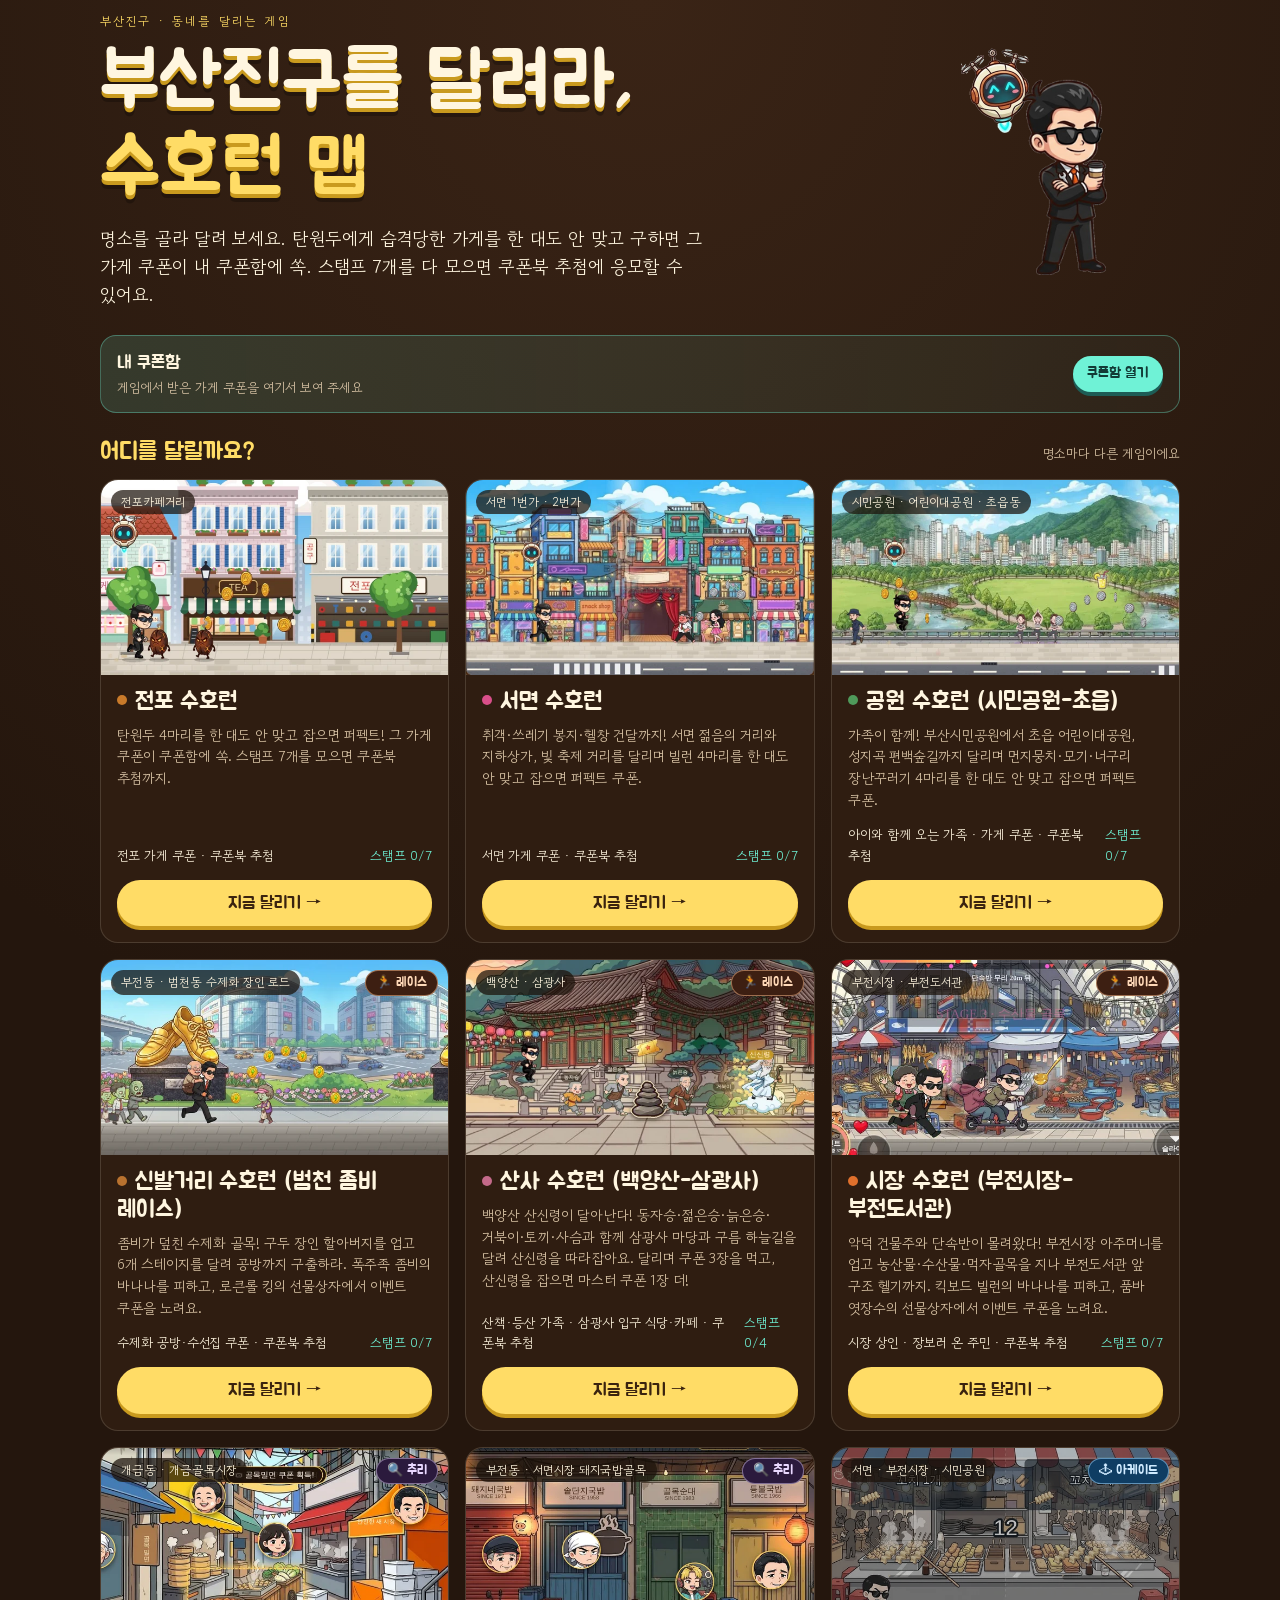
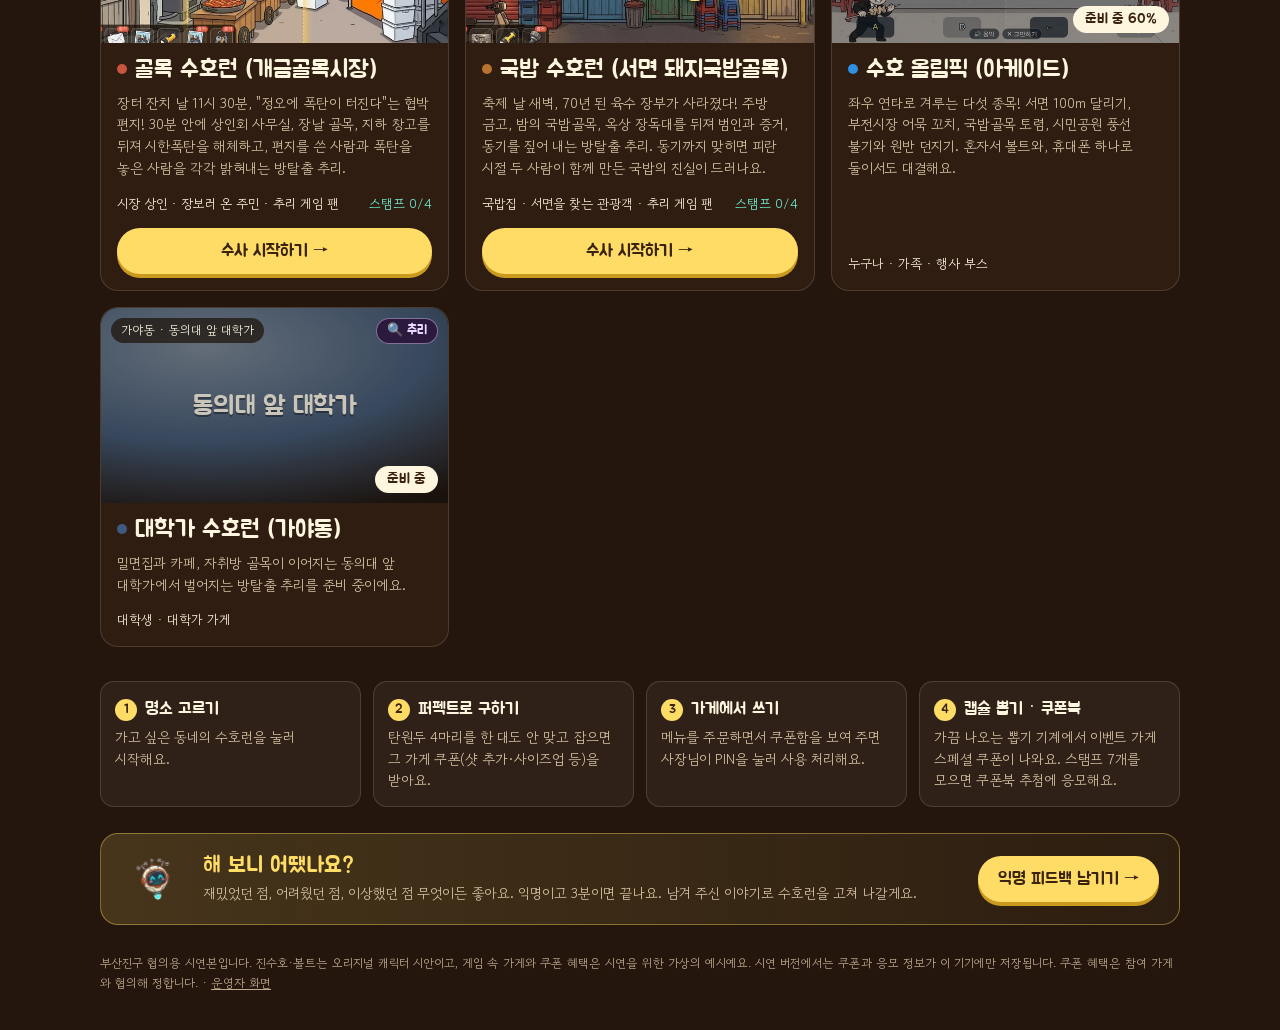
<file: index.html>
<!doctype html>
<html lang="ko">
<head>
<meta charset="utf-8">
<meta name="viewport" content="width=device-width,initial-scale=1,viewport-fit=cover">
<title>부산진구를 달려라, 수호런 맵</title>
<meta name="description" content="부산진구 명소를 달리는 러너 게임. 가게를 구하면 그 가게 쿠폰을 받고, 스탬프를 모으면 시즌 경품에 응모해요.">
<meta property="og:title" content="부산진구를 달려라, 수호런 맵">
<meta property="og:description" content="명소를 골라 달리고, 구한 가게의 쿠폰을 받아 가세요.">
<meta property="og:image" content="common/img/jeonpo.webp">
<link rel="icon" href="common/sprites/bot_happy.png">
<link rel="preconnect" href="https://fonts.googleapis.com">
<link rel="preconnect" href="https://fonts.gstatic.com" crossorigin>
<link rel="stylesheet" href="https://fonts.googleapis.com/css2?family=Jua&family=Gowun+Dodum&display=swap">
<link rel="stylesheet" href="common/suho.css">
<script src="common/sites.js?v=20261030c"></script>
<script src="common/wallet.js?v=20261022a"></script>
<style>
.hero{display:grid;grid-template-columns:minmax(0,1fr) auto;gap:20px;align-items:center;padding:12px 0 26px}
.hero h1{font-size:clamp(40px,9vw,76px);color:var(--cream);text-shadow:0 4px 0 var(--yellow-deep),0 8px 0 rgba(0,0,0,.25);margin:8px 0 12px}
.hero h1 b{font-weight:400;color:var(--yellow)}
.hero .lead{font-size:clamp(15px,2.2vw,18px);color:var(--cream);max-width:34em;word-break:keep-all}
.hero .cast{position:relative;width:clamp(150px,26vw,250px);aspect-ratio:1/1}
.hero .cast .g{position:absolute;right:4%;bottom:0;height:100%}
.hero .cast .b{position:absolute;left:0;top:0;width:52%;animation:hover 2.6s ease-in-out infinite}
@keyframes hover{50%{transform:translateY(-8px) rotate(-3deg)}}
.walletbar{display:flex;align-items:center;justify-content:space-between;gap:12px;flex-wrap:wrap;padding:14px 16px;margin-bottom:26px;
  background:linear-gradient(90deg,rgba(111,242,214,.14),rgba(111,242,214,.04));border:1px solid rgba(111,242,214,.35);border-radius:16px}
.walletbar .t{font-family:var(--display);font-size:18px}
.walletbar .t small{display:block;font-family:var(--body);font-size:13px;color:var(--muted)}
.sec-h{display:flex;align-items:baseline;justify-content:space-between;gap:12px;margin:0 0 12px}
.sec-h h2{font-size:24px;color:var(--yellow)}
.sites{display:grid;grid-template-columns:repeat(auto-fill,minmax(min(100%,300px),1fr));gap:16px}
.site{display:flex;flex-direction:column;overflow:hidden;text-decoration:none;transition:transform .15s ease}
a.site:hover{transform:translateY(-3px)}
.site .pic{position:relative;aspect-ratio:16/9;background:#1a110a}
.site .pic img{width:100%;height:100%;object-fit:cover;display:block}
.site .pic .chip{position:absolute;left:10px;top:10px;background:rgba(28,18,10,.72)}
.site.soon .pic img{filter:saturate(.55) brightness(.75)}
.site .pic .ph{position:absolute;inset:0;display:flex;align-items:center;justify-content:center;padding:0 18px;text-align:center;
  background:radial-gradient(120% 90% at 30% 20%,color-mix(in srgb,var(--c) 70%,#fff6e0),var(--c) 55%,#24160d);filter:saturate(.7) brightness(.8)}
.site .pic .ph b{font-family:var(--display);font-weight:400;font-size:26px;color:var(--cream);text-shadow:0 2px 0 rgba(0,0,0,.35);word-break:keep-all}
.site .genre{position:absolute;right:10px;top:10px;font-family:var(--display);font-size:13px;background:#2b1a3d;color:#e9d8ff;border:1px solid rgba(233,216,255,.45);border-radius:999px;padding:2px 10px}
.site .genre.arc{background:#0f3d63;color:#cfeaff;border-color:rgba(160,215,255,.55)}
.site .genre.race{background:#3d1f12;color:#ffd9b8;border-color:rgba(255,190,140,.5)}
.site .soonbadge{position:absolute;inset:auto 10px 10px auto;font-family:var(--display);font-size:14px;background:var(--cream);color:#3a230f;border-radius:999px;padding:3px 12px}
.site .body{padding:14px 16px 16px;display:flex;flex-direction:column;gap:8px;flex:1}
.site h3{font-size:24px;color:var(--cream)}
.site h3 i{font-style:normal;display:inline-block;width:10px;height:10px;border-radius:50%;background:var(--c);margin-right:8px;vertical-align:.15em}
.site .pitch{font-size:14px;color:var(--muted);word-break:keep-all}
.site .row{display:flex;align-items:center;justify-content:space-between;gap:10px;margin-top:auto;padding-top:6px}
.site .who{font-size:13px;color:var(--cream)}
.site .prog{font-size:13px;color:var(--mint)}
.steps{display:grid;grid-template-columns:repeat(4,minmax(0,1fr));gap:12px;margin:34px 0 0;padding:0;list-style:none;counter-reset:s}
.steps li{padding:14px;border-radius:14px;background:rgba(255,246,224,.05);border:1px solid var(--faint);font-size:14px;color:var(--muted);word-break:keep-all}
.steps li b{display:block;font-family:var(--display);font-weight:400;font-size:17px;color:var(--cream);margin-bottom:4px}
.steps li b::before{counter-increment:s;content:counter(s);display:inline-flex;align-items:center;justify-content:center;width:22px;height:22px;border-radius:50%;
  background:var(--yellow);color:#3a230f;font-size:13px;margin-right:8px;vertical-align:.1em}
.feedback{display:flex;align-items:center;gap:18px;margin:26px 0 0;padding:18px 20px;
  background:linear-gradient(90deg,rgba(255,220,102,.16),rgba(255,220,102,.04));border-color:rgba(255,220,102,.4)}
.feedback .fb-bot{width:64px;flex:none;animation:hover 2.6s ease-in-out infinite}
.feedback .fb-t{flex:1;min-width:0}
.feedback h2{font-size:22px;color:var(--yellow);margin:0 0 4px}
.feedback p{font-size:14px;color:var(--muted);word-break:keep-all;margin:0}
.feedback .btn{flex:none;text-decoration:none}
.feedback .btn.off{opacity:.55;cursor:default}
@media (max-width:560px){.feedback{flex-wrap:wrap}.feedback .fb-bot{width:48px}.feedback .btn{width:100%}}
@media (max-width:760px){.steps{grid-template-columns:repeat(2,minmax(0,1fr))}}
@media (max-width:520px){.hero{grid-template-columns:1fr}.hero .cast{order:-1;width:150px;justify-self:end;margin:-6px 0 -40px}}
</style>
</head>
<body>
<main class="wrap">
  <section class="hero">
    <div>
      <p class="eyebrow">부산진구 · 동네를 달리는 게임</p>
      <h1>부산진구를 달려라,<br><b>수호런 맵</b></h1>
      <p class="lead">명소를 골라 달려 보세요. 탄원두에게 습격당한 가게를 한 대도 안 맞고 구하면 그 가게 쿠폰이 내 쿠폰함에 쏙. 스탬프 7개를 다 모으면 쿠폰북 추첨에 응모할 수 있어요.</p>
    </div>
    <div class="cast" aria-hidden="true">
      <img class="b" src="common/sprites/bot_happy.png" alt="">
      <img class="g" src="common/sprites/g_hero.png" alt="">
    </div>
  </section>

  <a class="walletbar" href="wallet/" style="text-decoration:none">
    <span class="t">내 쿠폰함<small id="wsub">게임에서 받은 가게 쿠폰을 여기서 보여 주세요</small></span>
    <span class="btn mint small" id="wbtn">쿠폰함 열기</span>
  </a>

  <div class="sec-h"><h2>어디를 달릴까요?</h2><span class="muted" style="font-size:13px">명소마다 다른 게임이에요</span></div>
  <div class="sites" id="sites"></div>

  <ol class="steps" aria-label="이용 방법">
    <li><b>명소 고르기</b>가고 싶은 동네의 수호런을 눌러 시작해요.</li>
    <li><b>퍼펙트로 구하기</b>탄원두 4마리를 한 대도 안 맞고 잡으면 그 가게 쿠폰(샷 추가·사이즈업 등)을 받아요.</li>
    <li><b>가게에서 쓰기</b>메뉴를 주문하면서 쿠폰함을 보여 주면 사장님이 PIN을 눌러 사용 처리해요.</li>
    <li><b>캡슐 뽑기 · 쿠폰북</b>가끔 나오는 뽑기 기계에서 이벤트 가게 스페셜 쿠폰이 나와요. 스탬프 7개를 모으면 쿠폰북 추첨에 응모해요.</li>
  </ol>

  <section class="feedback card" aria-labelledby="fb-h">
    <img class="fb-bot" src="common/sprites/bot_happy.png" alt="" aria-hidden="true">
    <div class="fb-t">
      <h2 id="fb-h">해 보니 어땠나요?</h2>
      <p>재밌었던 점, 어려웠던 점, 이상했던 점 무엇이든 좋아요. 익명이고 3분이면 끝나요. 남겨 주신 이야기로 수호런을 고쳐 나갈게요.</p>
    </div>
    <a class="btn" id="fbbtn" href="#" target="_blank" rel="noopener">익명 피드백 남기기 →</a>
  </section>

  <p class="foot">부산진구 협의용 시연본입니다. 진수호·볼트는 오리지널 캐릭터 시안이고, 게임 속 가게와 쿠폰 혜택은 시연을 위한 가상의 예시예요.
    시연 버전에서는 쿠폰과 응모 정보가 이 기기에만 저장됩니다. 쿠폰 혜택은 참여 가게와 협의해 정합니다. · <a href="admin/">운영자 화면</a></p>
</main>
<script>
(function(){
  const W=window.SuhoWallet,esc=s=>String(s).replace(/[&<>"']/g,c=>({'&':'&amp;','<':'&lt;','>':'&gt;','"':'&quot;',"'":'&#39;'}[c]));
  const box=document.getElementById('sites');
  box.innerHTML=W.sites().map(s=>{
    const open=s.status==='open',st=open?W.stamps(s.id):null,n=open?W.coupons(s.id).length:0;
    const inner=`<div class="pic">${s.thumb?`<img src="${esc(s.thumb)}?v=20261022a" alt="" loading="lazy">`:`<div class="ph" style="--c:${s.color}"><b>${esc(s.place.split(' · ').pop())}</b></div>`}<span class="chip">${esc(s.place)}</span>${s.genre?(g=>`<span class="genre ${g==='레이스'?'race':g==='아케이드'?'arc':''}">${g==='레이스'?'🏃':g==='아케이드'?'🕹':'🔍'} ${g}</span>`)(/레이스/.test(s.genre)?'레이스':/아케이드/.test(s.genre)?'아케이드':'추리'):''}${open?'':`<span class="soonbadge">준비 중${s.progress?' '+s.progress+'%':''}</span>`}</div>
      <div class="body"><h3><i style="--c:${s.color}"></i>${esc(s.name)}</h3><p class="pitch">${esc(s.pitch)}</p>
      <div class="row"><span class="who">${esc(s.who)}</span>${open?`<span class="prog">${st?`스탬프 ${st.done}/${st.total}`:''}${n?` · 쿠폰 ${n}장`:''}</span>`:''}</div>
      ${open?'<span class="btn" style="margin-top:6px">'+(s.cta||'지금 달리기')+' →</span>':''}</div>`;
    return open?`<a class="site card" href="${esc(s.url)}" aria-label="${esc(s.name)} 시작하기">${inner}</a>`:`<div class="site card soon" aria-disabled="true">${inner}</div>`;
  }).join('');
  const fb=document.getElementById('fbbtn'),fbUrl=(window.SUHO&&window.SUHO.feedbackUrl)||'';
  if(fbUrl){fb.href=fbUrl}
  else{fb.removeAttribute('target');fb.classList.add('off');fb.textContent='피드백 창 준비 중';fb.addEventListener('click',e=>e.preventDefault())}
  const u=W.unused();
  if(u){document.getElementById('wsub').textContent=`사용하지 않은 쿠폰 ${u}장이 있어요`;document.getElementById('wbtn').textContent=`쿠폰 ${u}장 보기`}
})();
</script>
</body>
</html>
</file>
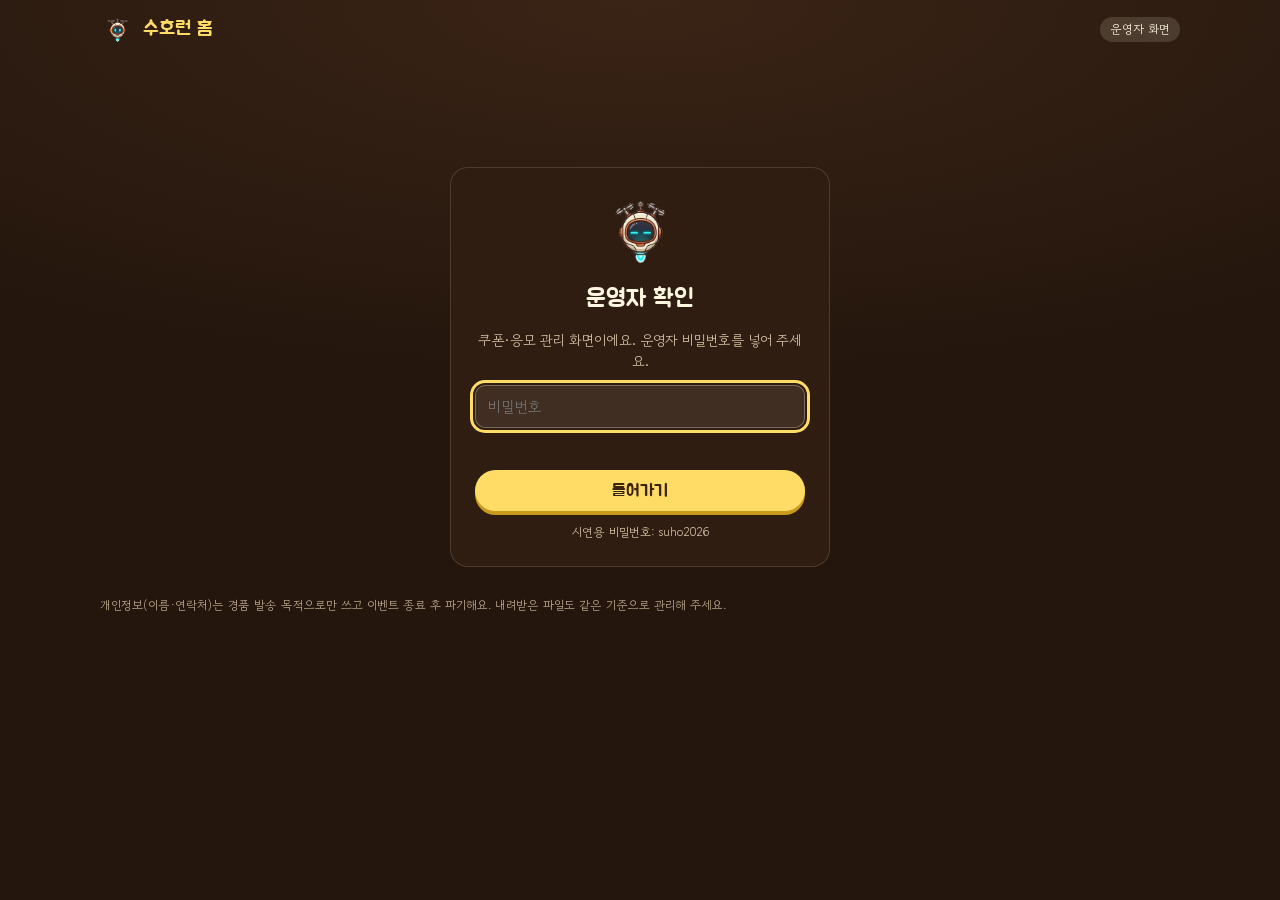
<file: admin/index.html>
<!doctype html>
<html lang="ko">
<head>
<meta charset="utf-8">
<meta name="viewport" content="width=device-width,initial-scale=1,viewport-fit=cover">
<meta name="robots" content="noindex">
<title>쿠폰 관리 · 수호런 운영자</title>
<link rel="icon" href="../common/sprites/bot_happy.png">
<link rel="preconnect" href="https://fonts.googleapis.com">
<link rel="preconnect" href="https://fonts.gstatic.com" crossorigin>
<link rel="stylesheet" href="https://fonts.googleapis.com/css2?family=Jua&family=Gowun+Dodum&display=swap">
<link rel="stylesheet" href="../common/suho.css">
<script src="../common/sites.js?v=20261030c"></script>
<script src="../common/wallet.js?v=20261022a"></script>
<style>
h1{font-size:30px;margin:2px 0 4px}
.sub{color:var(--muted);font-size:14px}
.gate{max-width:380px;margin:12vh auto 0;padding:24px;display:flex;flex-direction:column;gap:12px;text-align:center}
.gate img{height:80px;margin:0 auto}
.gate .err{color:#ffb4a2;font-size:14px;min-height:1.3em}
.bar{display:flex;flex-wrap:wrap;gap:10px;align-items:center;margin:18px 0 14px}
.bar select{width:auto}
.bar .sp{flex:1}
.note{padding:10px 14px;border-radius:12px;font-size:14px;margin-bottom:14px}
.note.sample{background:rgba(255,220,102,.14);border:1px solid rgba(255,220,102,.45)}
.note.local{background:rgba(255,246,224,.06);border:1px solid var(--faint)}
.kpis{display:grid;grid-template-columns:repeat(5,minmax(0,1fr));gap:12px;margin-bottom:22px}
.kpi{padding:14px 16px}
.kpi .l{font-size:13px;color:var(--muted)}
.kpi .v{font-family:var(--display);font-size:32px;line-height:1.1;margin-top:4px;font-variant-numeric:tabular-nums}
.kpi .s{font-size:12px;color:var(--muted)}
@media (max-width:820px){.kpis{grid-template-columns:repeat(2,minmax(0,1fr))}}
section{margin-bottom:26px}
section h2{font-size:21px;color:var(--yellow);margin-bottom:10px;display:flex;align-items:center;gap:10px;flex-wrap:wrap}
section h2 .sp{flex:1}
.tbl{width:100%;border-collapse:collapse;font-size:14px}
.tw{overflow-x:auto;border-radius:16px;border:1px solid var(--faint);background:var(--panel)}
.tbl th,.tbl td{padding:10px 12px;text-align:left;border-bottom:1px solid var(--faint);white-space:nowrap}
.tbl th{font-weight:400;color:var(--muted);font-size:13px}
.tbl tr:last-child td{border-bottom:0}
.tbl td.n{text-align:right;font-variant-numeric:tabular-nums}
.tbl th.n{text-align:right}
.dot{display:inline-block;width:10px;height:10px;border-radius:50%;margin-right:8px;vertical-align:.05em}
.rate{display:flex;align-items:center;gap:8px;min-width:150px}
.rate .track{flex:1;height:8px;border-radius:999px;background:var(--faint);overflow:hidden}
.rate .track i{display:block;height:100%;border-radius:999px;background:var(--mint)}
.rate span{font-variant-numeric:tabular-nums;width:3.2em;text-align:right;font-size:13px}
.pin{font-family:ui-monospace,Menlo,monospace;background:none;border:0;color:var(--muted);cursor:pointer;font-size:13px;padding:0}
.lookup{display:flex;gap:10px;flex-wrap:wrap}
.lookup input{flex:1;min-width:200px;font-family:ui-monospace,Menlo,monospace;text-transform:uppercase}
.lres{margin-top:10px;font-size:14px}
.how{padding:16px 18px;font-size:14px;color:var(--muted);line-height:1.75}
.how b{color:var(--cream);font-weight:400;font-family:var(--display)}
.how ol{margin:6px 0 0;padding-left:20px}
.empty{color:var(--muted);font-size:14px;padding:16px}
</style>
</head>
<body>
<div class="wrap">
  <nav class="topbar"><a class="home" href="../"><img src="../common/sprites/bot_a.png" alt="">수호런 홈</a><span class="chip">운영자 화면</span></nav>

  <form class="gate card" id="gate" hidden>
    <img src="../common/sprites/bot_blink.png" alt="">
    <h1 style="font-size:24px">운영자 확인</h1>
    <p class="sub">쿠폰·응모 관리 화면이에요. 운영자 비밀번호를 넣어 주세요.</p>
    <input type="password" id="pw" autocomplete="current-password" aria-label="운영자 비밀번호" placeholder="비밀번호">
    <p class="err" id="gerr" role="alert"></p>
    <button class="btn" type="submit">들어가기</button>
    <p class="sub" style="font-size:12px">시연용 비밀번호: suho2026</p>
  </form>

  <main id="app" hidden>
    <h1>쿠폰 관리</h1>
    <p class="sub">모든 명소 게임의 쿠폰 발급·사용과 경품 응모를 한곳에서 봐요.</p>
    <div class="bar">
      <select id="fsite" aria-label="명소"></select>
      <select id="fseason" aria-label="시즌"></select>
      <span class="sp"></span>
      <button class="btn small ghost" id="sample" type="button">시연용 샘플 데이터 보기</button>
      <button class="btn small ghost" id="reload" type="button">새로고침</button>
    </div>
    <div id="srcnote"></div>
    <div class="kpis" id="kpis"></div>

    <section>
      <h2>가게별 쿠폰<span class="sp"></span><button class="btn small ghost" id="csvC" type="button">쿠폰 목록 내려받기(CSV)</button></h2>
      <div class="tw"><table class="tbl" id="stores"></table></div>
    </section>

    <section>
      <h2>쿠폰 조회</h2>
      <div class="card" style="padding:16px">
        <form class="lookup" id="lkf"><input id="lk" type="search" placeholder="쿠폰 번호 (예: JP-AB12-CD34)" aria-label="쿠폰 번호"><button class="btn small" type="submit">조회</button></form>
        <div class="lres" id="lres"></div>
      </div>
    </section>

    <section>
      <h2>쿠폰북 추첨 응모자<span class="sp"></span><button class="btn small ghost" id="unmask" type="button">연락처 전체 보기</button><button class="btn small ghost" id="csvE" type="button">응모자 내려받기(CSV)</button></h2>
      <div class="tw"><table class="tbl" id="entries"></table></div>
    </section>

    <section>
      <h2>쿠폰북 추첨<span class="sp"></span><button class="btn small ghost" id="csvW" type="button" hidden>당첨자 내려받기(CSV)</button></h2>
      <div class="card" style="padding:16px;display:flex;flex-direction:column;gap:12px">
        <p class="sub" id="drawInfo"></p>
        <div class="lookup"><label class="sub" for="nWin" style="align-self:center">당첨 인원</label><input id="nWin" type="number" min="1" style="max-width:110px;font-family:inherit;text-transform:none">
          <button class="btn small" id="doDraw" type="button">추첨하기</button><button class="btn small ghost" id="clrDraw" type="button" hidden>추첨 결과 지우기</button></div>
        <div id="drawRes"></div>
      </div>
    </section>

    <section>
      <h2>정식 운영 연결</h2>
      <div class="card how" id="how"></div>
    </section>
  </main>
  <p class="foot">개인정보(이름·연락처)는 경품 발송 목적으로만 쓰고 이벤트 종료 후 파기해요. 내려받은 파일도 같은 기준으로 관리해 주세요.</p>
</div>

<script>
(function(){
  const W=window.SUHO,WL=window.SuhoWallet,$=id=>document.getElementById(id);
  const esc=s=>String(s==null?'':s).replace(/[&<>"']/g,c=>({'&':'&amp;','<':'&lt;','>':'&gt;','"':'&quot;',"'":'&#39;'}[c]));
  const fmt=n=>Number(n||0).toLocaleString('ko-KR');
  const SITES=W.sites,siteOf=id=>SITES.find(s=>s.id===id);
  const DEMO_PW='suho2026';   // 시연용. 정식 운영에서는 서버(관리자 키)로 확인
  let DATA={coupons:[],entries:[],plays:[]},SAMPLE=false,UNMASK=false,MORE=false;

  // ---------- 들어가기 ----------
  const ok=()=>{try{return sessionStorage.getItem('suho.admin')==='1'}catch(e){return false}};
  function enter(){$('gate').hidden=true;$('app').hidden=false;init()}
  if(ok())enter();else{$('gate').hidden=false;setTimeout(()=>$('pw').focus(),50)}
  $('gate').onsubmit=e=>{e.preventDefault();const v=$('pw').value;
    if(W.endpoint){try{sessionStorage.setItem('suho.key',v)}catch(_){}}
    if(W.endpoint||v===DEMO_PW){try{sessionStorage.setItem('suho.admin','1')}catch(_){}enter()}else{$('gerr').textContent='비밀번호가 맞지 않아요.'}};

  // ---------- 데이터 ----------
  function load(){
    if(SAMPLE)return Promise.resolve(sample());
    if(W.endpoint){let key='';try{key=sessionStorage.getItem('suho.key')||''}catch(e){}
      return fetch(`${W.endpoint}?type=all&key=${encodeURIComponent(key)}`).then(r=>r.json()).then(d=>{if(!d.ok)throw new Error(d.msg||'불러오기 실패');return d})
        .catch(err=>{note(`서버에서 불러오지 못했어요: ${esc(err.message)} · 이 기기 데이터를 대신 보여 줘요.`,'sample');return WL.raw()})}
    return Promise.resolve(WL.raw());
  }
  function sample(){   // 화면 시연용 가짜 기록 (실제 기록 아님)
    const rnd=(a,b)=>a+Math.floor(Math.random()*(b-a+1)),d={coupons:[],entries:[],plays:[]};const site=siteOf('jeonpo'),now=Date.now();
    const ABC='ABCDEFGHJKLMNPQRSTUVWXYZ23456789',code=()=>'JP-'+[0,0].map(()=>Array.from({length:4},()=>ABC[rnd(0,31)]).join('')).join('-');
    const weight=[1,.86,.74,.62,.55,.47];
    for(let i=0;i<1240;i++){const t=new Date(now-rnd(0,20*864e5)).toISOString();d.plays.push({site:'jeonpo',season:site.season.id,score:rnd(300,26000),stage:rnd(1,3),clear:Math.random()<.18,at:t})}
    site.stores.forEach((st,i)=>{const n=Math.round(rnd(150,175)*weight[i]);for(let k=0;k<n;k++){const t=now-rnd(0,20*864e5);
      d.coupons.push({code:code(),site:'jeonpo',season:site.season.id,store:st.name,benefit:st.benefit,color:st.color,issuedAt:new Date(t).toISOString(),usedAt:Math.random()<.32+.06*(5-i)/5?new Date(t+rnd(1,4)*864e5).toISOString():null})}});
    (site.eventStores||[]).forEach(st=>{const n=rnd(18,26);for(let k=0;k<n;k++){const t=now-rnd(0,20*864e5);d.coupons.push({code:code(),site:'jeonpo',season:site.season.id,store:st.name,benefit:st.benefit,color:st.color,kind:'special',issuedAt:new Date(t).toISOString(),usedAt:Math.random()<.55?new Date(t+rnd(1,4)*864e5).toISOString():null})}});
    for(let i=0;i<87;i++)d.entries.push({id:'S'+i,site:'jeonpo',season:site.season.id,name:`시연${String(i+1).padStart(2,'0')}`,phone:`0100000${String(i).padStart(4,'0')}`,at:new Date(now-rnd(0,15*864e5)).toISOString()});
    return d;
  }
  function note(html,cls){$('srcnote').innerHTML=html?`<div class="note ${cls||'local'}">${html}</div>`:''}

  // ---------- 필터 ----------
  function initFilters(){
    $('fsite').innerHTML='<option value="">모든 명소</option>'+SITES.map(s=>`<option value="${s.id}">${esc(s.name)}${s.status==='open'?'':' (준비 중)'}</option>`).join('');
    const seasons=[...new Set(SITES.filter(s=>s.season).map(s=>s.season.id))];
    $('fseason').innerHTML='<option value="">모든 시즌</option>'+SITES.filter(s=>s.season).map(s=>`<option value="${s.season.id}">${esc(s.season.name)}</option>`).join('');
    $('fsite').onchange=$('fseason').onchange=render;
  }
  const pick=a=>a.filter(x=>(!$('fsite').value||x.site===$('fsite').value)&&(!$('fseason').value||x.season===$('fseason').value));

  // ---------- 그리기 ----------
  function render(){
    const C=pick(DATA.coupons||[]),E=pick(DATA.entries||[]),P=pick(DATA.plays||[]);
    const used=C.filter(c=>c.usedAt).length,rate=C.length?Math.round(used/C.length*100):0;
    const players=new Set(P.map(p=>p.device).filter(Boolean)).size;
    $('kpis').innerHTML=[
      ['플레이',fmt(P.length),players?`참여 기기 ${fmt(players)}대`:'한 판 끝날 때마다 기록'],
      ['발급 쿠폰',fmt(C.length),'가게를 처음 구했을 때'],
      ['사용 쿠폰',fmt(used),'가게에서 PIN으로 처리'],
      ['쿠폰 사용률',rate+'%','사용 ÷ 발급'],
      ['추첨 응모',fmt(E.length),'스탬프 7개 완성자'],
    ].map(([l,v,s])=>`<div class="card kpi"><div class="l">${l}</div><div class="v">${v}</div><div class="s">${s}</div></div>`).join('');

    // 가게별
    const rows=[];for(const s of SITES){if(!s.stores)continue;if($('fsite').value&&$('fsite').value!==s.id)continue;
      for(const st of [...s.stores,...(s.eventStores||[]).map(e=>Object.assign({ev:1},e))]){const cs=C.filter(c=>c.site===s.id&&c.store===st.name),u=cs.filter(c=>c.usedAt).length,r=cs.length?u/cs.length:0;
        rows.push(`<tr><td><span class="dot" style="background:${st.color}"></span>${esc(st.name)}${st.ev?' <span class="chip" style="background:rgba(255,207,58,.2)">캡슐 뽑기</span>':''}</td><td class="muted">${esc(s.name)}</td><td>${esc(st.benefit)}</td>
          <td class="n">${fmt(cs.length)}</td><td class="n">${fmt(u)}</td>
          <td><div class="rate" title="${esc(st.name)} 사용률 ${Math.round(r*100)}% (${fmt(u)}/${fmt(cs.length)})"><span class="track"><i style="width:${r*100}%"></i></span><span>${Math.round(r*100)}%</span></div></td>
          <td><button class="pin" type="button" data-pin="${esc(st.pin)}">PIN 보기</button></td></tr>`)}}
    $('stores').innerHTML=`<thead><tr><th>가게</th><th>명소</th><th>혜택</th><th class="n">발급</th><th class="n">사용</th><th>사용률</th><th>가게 PIN</th></tr></thead><tbody>${rows.join('')||'<tr><td colspan="7" class="empty">이 명소에는 아직 참여 가게가 없어요.</td></tr>'}</tbody>`;
    $('stores').querySelectorAll('.pin').forEach(b=>b.onclick=()=>{b.textContent=b.textContent==='PIN 보기'?b.dataset.pin:'PIN 보기'});

    // 응모자
    const mask=s=>UNMASK?s:s.length>=10?`${s.slice(0,3)}-****-${s.slice(-4)}`:'****';
    const nm=n=>UNMASK||n.length<2?n:n[0]+'*'.repeat(Math.max(1,n.length-2))+(n.length>2?n.slice(-1):'');
    const ent=E.slice().sort((a,b)=>a.at<b.at?1:-1);
    $('entries').innerHTML=ent.length?`<thead><tr><th>#</th><th>이름</th><th>연락처</th><th>명소</th><th>응모 시각</th></tr></thead><tbody>${ent.slice(0,MORE?500:15).map((e,i)=>`<tr><td class="muted">${i+1}</td><td>${esc(nm(e.name))}</td><td>${esc(mask(e.phone))}</td><td class="muted">${esc((siteOf(e.site)||{}).name||e.site)}</td><td class="muted">${new Date(e.at).toLocaleString('ko-KR')}</td></tr>`).join('')}</tbody>${ent.length>15?`<tfoot><tr><td colspan="5"><button class="btn small ghost" id="more" type="button">${MORE?'접기':`전체 ${fmt(ent.length)}명 보기`}</button></td></tr></tfoot>`:''}`
      :'<tbody><tr><td class="empty">아직 응모자가 없어요.</td></tr></tbody>';
    const mb=$('more');if(mb)mb.onclick=()=>{MORE=!MORE;render()};
    $('unmask').textContent=UNMASK?'연락처 가리기':'연락처 전체 보기';
    drawView(E,mask,nm);
  }
  // ---------- 쿠폰북 추첨 ----------
  const grandSite=()=>SITES.find(s=>s.grand&&(!$('fsite').value||s.id===$('fsite').value));
  const DKEY=s=>'suhorun.draw.'+s.season.id+(SAMPLE?'.sample':'');
  function drawView(E,mask,nm){
    const gs=grandSite();if(!gs){$('drawInfo').textContent='이 명소에는 쿠폰북 추첨이 없어요.';$('doDraw').disabled=true;$('drawRes').innerHTML='';return}
    $('doDraw').disabled=false;const pool=E.filter(e=>e.site===gs.id&&e.season===gs.season.id);
    $('drawInfo').innerHTML=`<b style="font-family:var(--display);font-weight:400;color:var(--cream)">${esc(gs.grand.name)}</b> · ${esc(gs.grand.desc)} · 응모자 ${fmt(pool.length)}명 중 추첨`;
    if(!$('nWin').value)$('nWin').value=gs.grand.winners;
    let d=null;try{d=JSON.parse(localStorage.getItem(DKEY(gs)))}catch(e){}
    $('clrDraw').hidden=$('csvW').hidden=!d;
    $('drawRes').innerHTML=d?`<p class="sub">${new Date(d.at).toLocaleString('ko-KR')} 추첨 · 당첨 ${d.win.length}명</p><div class="tw" style="margin-top:8px"><table class="tbl"><thead><tr><th>#</th><th>이름</th><th>연락처</th><th>응모 시각</th></tr></thead><tbody>${d.win.map((e,i)=>`<tr><td class="muted">${i+1}</td><td>${esc(nm(e.name))}</td><td>${esc(mask(e.phone))}</td><td class="muted">${new Date(e.at).toLocaleString('ko-KR')}</td></tr>`).join('')}</tbody></table></div>`:'';
    $('doDraw').onclick=()=>{if(!pool.length){$('drawRes').innerHTML='<p class="sub">아직 응모자가 없어요.</p>';return}
      if(d&&!confirmBox())return;const n=Math.max(1,Math.min(pool.length,parseInt($('nWin').value,10)||gs.grand.winners));
      const a=pool.slice(),r=new Uint32Array(a.length);crypto.getRandomValues(r);for(let i=a.length-1;i>0;i--){const j=r[i]%(i+1);[a[i],a[j]]=[a[j],a[i]]}
      try{localStorage.setItem(DKEY(gs),JSON.stringify({at:new Date().toISOString(),win:a.slice(0,n)}))}catch(e){}render()};
    $('clrDraw').onclick=()=>{try{localStorage.removeItem(DKEY(gs))}catch(e){}render()};
    $('csvW').onclick=()=>{if(d)csv(`${gs.grand.name}_당첨자.csv`,['순번','이름','연락처','응모시각'],d.win.map((e,i)=>[i+1,e.name,e.phone,e.at]))};
  }
  let askAgain=0;function confirmBox(){if(Date.now()-askAgain<4000)return true;askAgain=Date.now();$('drawRes').insertAdjacentHTML('afterbegin','<p class="sub" style="color:#ffb4a2">이미 추첨한 결과가 있어요. 다시 추첨하려면 4초 안에 한 번 더 눌러 주세요.</p>');return false}

  // ---------- CSV ----------
  function csv(name,head,rows){const q=v=>`"${String(v==null?'':v).replace(/"/g,'""')}"`;
    const blob=new Blob(['﻿'+[head,...rows].map(r=>r.map(q).join(',')).join('\r\n')],{type:'text/csv;charset=utf-8'});
    const a=document.createElement('a');a.href=URL.createObjectURL(blob);a.download=name;document.body.appendChild(a);a.click();setTimeout(()=>{URL.revokeObjectURL(a.href);a.remove()},500)}
  $('csvC').onclick=()=>csv('수호런_쿠폰.csv',['쿠폰번호','명소','시즌','가게','혜택','발급','사용'],pick(DATA.coupons||[]).map(c=>[c.code,(siteOf(c.site)||{}).name||c.site,c.season,c.store,c.benefit,c.issuedAt,c.usedAt||'']));
  $('csvE').onclick=()=>csv('수호런_경품응모.csv',['이름','연락처','명소','시즌','응모시각'],pick(DATA.entries||[]).map(e=>[e.name,e.phone,(siteOf(e.site)||{}).name||e.site,e.season,e.at]));
  $('unmask').onclick=()=>{UNMASK=!UNMASK;render()};

  // ---------- 쿠폰 조회 ----------
  $('lkf').onsubmit=e=>{e.preventDefault();const code=$('lk').value.trim().toUpperCase();const c=(DATA.coupons||[]).find(x=>x.code===code);
    if(!c){$('lres').innerHTML='<span class="muted">해당 번호의 쿠폰이 없어요.</span>';return}
    $('lres').innerHTML=`<b style="font-family:var(--display);font-weight:400">${esc(c.store)}</b> · ${esc(c.benefit)} · ${new Date(c.issuedAt).toLocaleDateString('ko-KR')} 발급 · `+
      (c.usedAt?`<span style="color:#ffb4a2">${new Date(c.usedAt).toLocaleString('ko-KR')} 사용 완료</span>`:'<span style="color:var(--mint)">사용 전</span>')};

  // ---------- 안내 ----------
  function how(){
    $('how').innerHTML=W.endpoint
      ?`<b>운영 서버 연결됨</b><br>모든 휴대폰의 쿠폰 발급·사용과 응모가 구글 시트에 모이고, 이 화면은 그 기록을 보여 줘요.`
      :`<b>지금은 시연 모드예요.</b> 쿠폰과 응모 기록이 각 휴대폰 안에만 저장돼서, 이 화면에는 <b>이 기기</b>에서 생긴 기록만 보여요.
        <ol><li>구글 시트를 하나 만들고 <code>server/apps-script.gs</code> 코드를 붙여 넣어 웹 앱으로 배포해요. (무료)</li>
        <li>배포 주소를 <code>common/sites.js</code>의 <code>endpoint</code>에 넣어요.</li>
        <li>그때부터 모든 참여자의 쿠폰·응모가 시트 한곳에 모이고, 가게 PIN 확인도 서버에서 해요.</li></ol>`;
  }

  function refresh(){load().then(d=>{DATA=d;
    if(SAMPLE)note('시연용 샘플 데이터를 보여 주는 중이에요. 실제 기록이 아니에요.','sample');
    else if(!W.endpoint)note('시연 모드 · 이 기기(브라우저)에 저장된 기록만 보여요.','local');else note('');
    render()})}
  function init(){initFilters();how();refresh();
    $('reload').onclick=refresh;
    $('sample').onclick=()=>{SAMPLE=!SAMPLE;$('sample').textContent=SAMPLE?'실제 기록 보기':'시연용 샘플 데이터 보기';refresh()}}
})();
</script>
</body>
</html>
</file>
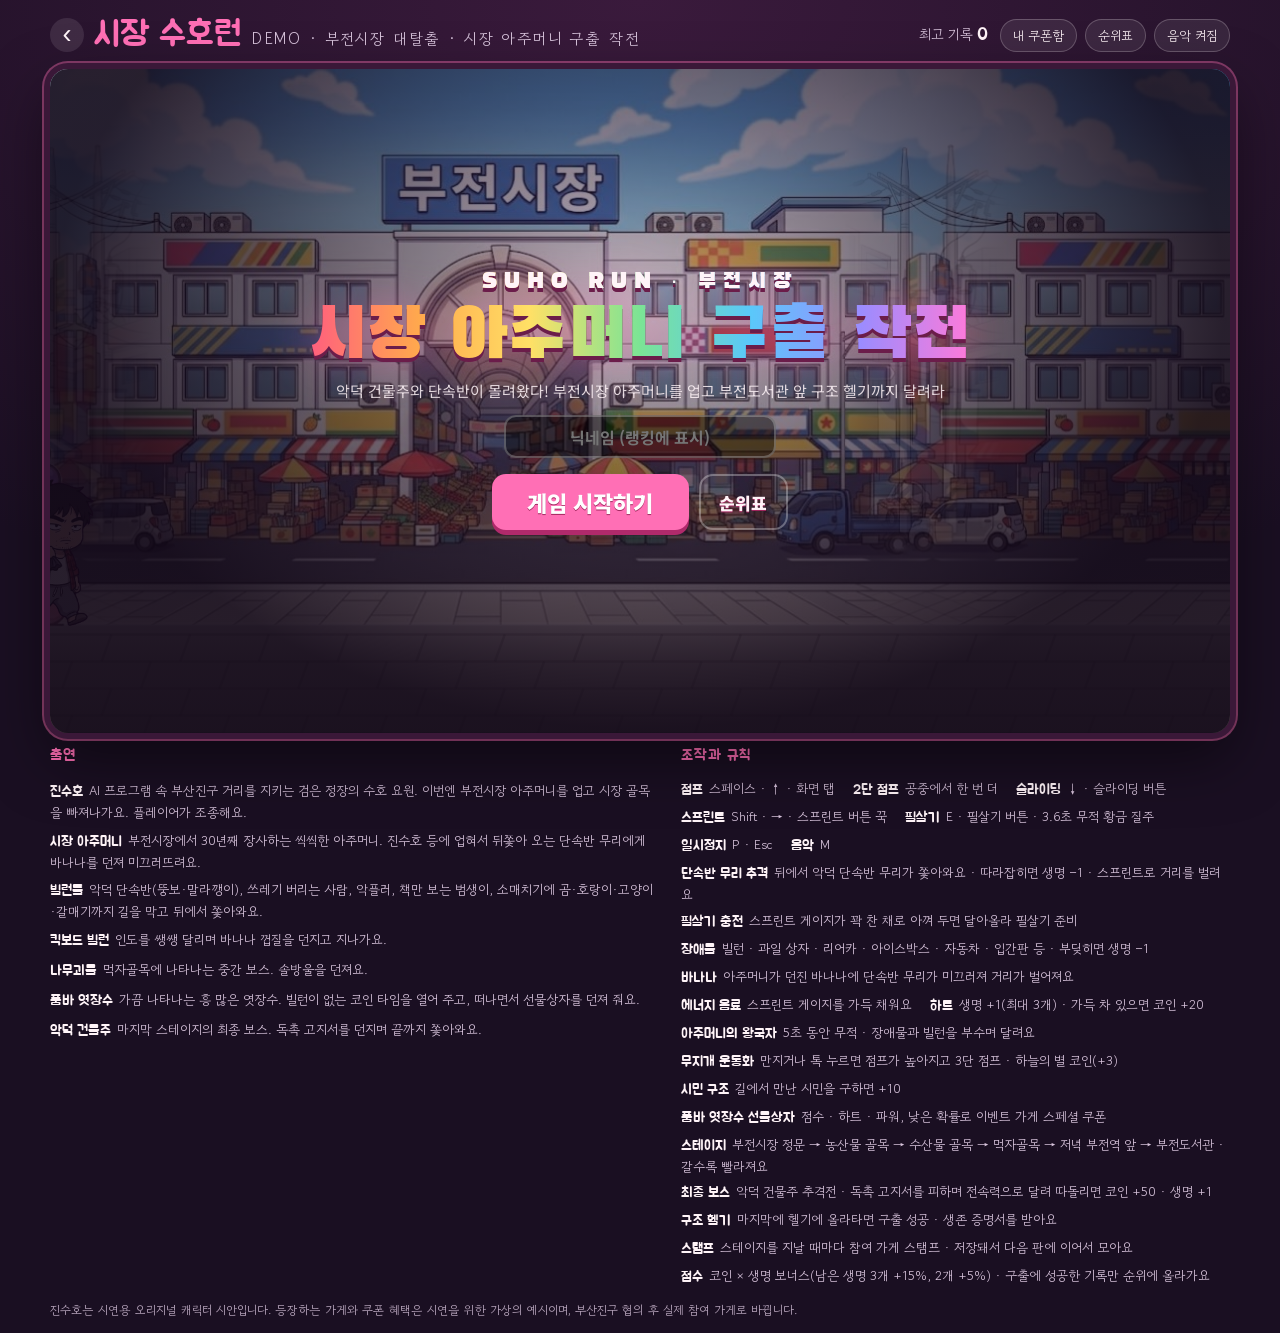
<file: bujeon/index.html>
<!doctype html>
<html lang="ko">
<head>
<meta charset="utf-8">
<meta name="viewport" content="width=device-width,initial-scale=1,viewport-fit=cover">
<meta name="theme-color" content="#1a0f22">
<title>시장 수호런 (부전시장-부전도서관)</title>
<script src="../common/sites.js?v=20261030c"></script>
<script src="../common/feedback.js?v=20261030b" defer></script>
<script src="../common/wallet.js?v=20261022a"></script>
<link rel="preconnect" href="https://fonts.googleapis.com">
<link href="https://fonts.googleapis.com/css2?family=Black+Han+Sans&family=Jua&family=Gowun+Dodum&family=Noto+Sans+KR:wght@400;700;900&display=swap" rel="stylesheet">
<style>
:root{--acid:#ff6fb5;--acid2:#ffd23c;--pink:#ff5ad8;--blood:#ff3b3b;--ink:#1a0f22;--paper:#fff4f8;--rain:linear-gradient(90deg,#ff5e7e,#ffa94d,#ffe066,#7be495,#5ac8fa,#9b8cff,#ff7ad9)}
html{min-height:100%;background:var(--ink)}
body{margin:0;min-height:100%;color-scheme:dark;color:var(--paper);font-family:'Noto Sans KR',sans-serif;-webkit-tap-highlight-color:transparent;
  background:var(--ink);background-image:radial-gradient(120% 70% at 50% 0%,#3a1a3c,var(--ink) 70%);box-sizing:border-box;padding:14px 16px;
  display:flex;flex-direction:column;align-items:center;gap:12px}
[hidden]{display:none!important}
/* 페이지 모드: 다른 수호런과 같은 틀 (제목 바 · 16:9 게임 화면 · 출연/조작과 규칙) */
.bar,#wrap,.cast,.credit{flex-shrink:0;width:min(100%,1180px,calc((100vh - 210px) * 16 / 9));min-width:min(100%,320px)}
@supports (height:100dvh){.bar,#wrap,.cast,.credit{width:min(100%,1180px,calc((100dvh - 210px) * 16 / 9))}}
#wrap{position:relative;aspect-ratio:16/9;border-radius:18px;overflow:hidden;display:flex;align-items:center;justify-content:center;
  box-shadow:0 0 0 6px #3a1838,0 0 0 8px rgba(255,111,181,.4),0 24px 60px rgba(0,0,0,.5);background:#120818;-webkit-user-select:none;user-select:none}
/* 플레이 모드: 게임만 화면 가득 */
body.playing{overflow:hidden;touch-action:none;-webkit-user-select:none;user-select:none;padding:0}
body.playing .bar,body.playing .cast,body.playing .credit{display:none}
body.playing #wrap{position:fixed;inset:0;width:auto;min-width:0;aspect-ratio:auto;border-radius:0;box-shadow:none;background:var(--ink);z-index:10}
.bar{display:flex;align-items:center;justify-content:space-between;gap:12px;flex-wrap:wrap}
.bar h1{font-family:'Jua',sans-serif;font-weight:400;font-size:clamp(22px,3.2vw,34px);margin:0;color:var(--acid);white-space:nowrap}
.bar h1 small{font-family:'Gowun Dodum',sans-serif;font-size:.45em;color:#d8c4dc;letter-spacing:.12em;margin-left:.6em;vertical-align:middle;white-space:normal}
.home{display:inline-flex;align-items:center;justify-content:center;width:1.25em;height:1.25em;margin-right:.35em;border-radius:50%;background:rgba(255,244,248,.1);color:var(--paper);text-decoration:none;font-size:.8em;vertical-align:.08em}
.home:hover{background:rgba(255,244,248,.2)}
.tools{display:flex;align-items:center;gap:8px;flex-wrap:wrap;font-family:'Gowun Dodum',sans-serif}
.best{font-size:14px;color:#d8c4dc;margin-right:4px;font-variant-numeric:tabular-nums}
.best b{font-family:'Jua',sans-serif;font-weight:400;color:var(--paper);font-size:18px;margin-left:4px}
.tbtn{font:inherit;font-size:13px;color:var(--paper);background:rgba(255,244,248,.08);border:1px solid rgba(255,244,248,.22);border-radius:999px;padding:6px 12px;cursor:pointer;text-decoration:none}
.tbtn:hover{background:rgba(255,244,248,.16)}
.tbtn:focus-visible,.btn:focus-visible{outline:3px solid var(--acid2);outline-offset:2px}
.cast{display:grid;grid-template-columns:minmax(0,1.1fr) minmax(0,1fr);gap:16px 28px;align-items:start;font-family:'Gowun Dodum',sans-serif}
.cast h3{margin:0 0 6px;font-family:'Jua',sans-serif;font-weight:400;font-size:15px;color:var(--acid);letter-spacing:.04em}
.who{display:flex;flex-direction:column;gap:8px;font-size:13px;line-height:1.5;color:#d8c4dc}
.who p{margin:0}
.who b,.keys span b{color:var(--paper);font-weight:400;font-family:'Jua',sans-serif;font-size:14px;margin-right:6px}
.keys{min-width:0;display:flex;flex-wrap:wrap;gap:6px 18px;font-size:13px;color:#d8c4dc;line-height:1.5;align-content:flex-start}
.credit{font-size:12px;color:#d8c4dc;line-height:1.6;margin:0;opacity:.85;font-family:'Gowun Dodum',sans-serif}
@media (max-width:620px){.cast{grid-template-columns:1fr}}
@media (max-width:700px){#tMus{display:none}}
/* 페이지 안의 작은 게임 화면에서는 시작 화면을 간단하게 */
#stage{container-type:inline-size}
body:not(.playing) #title .pick,body:not(.playing) #title .how,body:not(.playing) #title #fsBox,body:not(.playing) #title #fsHint,body:not(.playing) #title .demo{display:none}
body:not(.playing) #title .logo{font-size:clamp(26px,7.4cqw,70px)}
body:not(.playing) #title .sub{font-size:clamp(11px,1.6cqw,15px);margin:.5em 0 1.2cqw;max-width:80%}
body:not(.playing) #title .btn{font-size:clamp(15px,2.3cqw,22px);padding:.55em 1.6em}
body:not(.playing) #title .btn.ghost{font-size:clamp(13px,1.8cqw,17px);padding:.5em 1.1em}
body:not(.playing) input#nick{font-size:clamp(13px,1.7cqw,16px);padding:.45em .9em;margin-bottom:1.4cqw;width:clamp(150px,26cqw,240px)}
@container (max-width:520px){body:not(.playing) #title .sub,body:not(.playing) input#nick{display:none}}
.ov{overflow:auto}
#stage{position:relative;flex-shrink:0}

canvas#game{display:block;width:100%;height:100%}
.ov{position:absolute;inset:0;display:none;flex-direction:column;align-items:center;justify-content:center;text-align:center;padding:12px;box-sizing:border-box}
.ov.on{display:flex}
#title{background:radial-gradient(ellipse at 50% 35%,rgba(60,20,60,.30),rgba(18,8,24,.9) 70%)}
.logo{font-family:'Black Han Sans',sans-serif;font-size:min(8.4vw,70px);line-height:1;letter-spacing:.02em;background:var(--rain);-webkit-background-clip:text;background-clip:text;color:transparent;-webkit-text-fill-color:transparent;filter:drop-shadow(0 4px 0 #6b1d4a) drop-shadow(0 0 22px rgba(255,111,181,.45))}
.logo small{display:block;font-size:.32em;color:var(--paper);-webkit-text-fill-color:var(--paper);letter-spacing:.3em;margin-bottom:.4em;text-shadow:none}
.sub{opacity:.85;font-size:14px;margin:.55em 0 1em}
.pick{display:flex;gap:10px;margin-bottom:12px}
.pick button{background:rgba(255,255,255,.06);border:2px solid rgba(255,255,255,.18);border-radius:16px;padding:4px 8px 8px;color:var(--paper);font:700 13px 'Noto Sans KR';cursor:pointer;width:132px}
.pick button.sel{border-color:var(--acid);background:rgba(255,111,181,.14);box-shadow:0 0 0 3px rgba(255,111,181,.18)}
#stampBox{display:flex;flex-wrap:wrap;gap:6px;justify-content:center;margin:6px 0;font:700 12px 'Noto Sans KR'}#stampBox .st{padding:4px 9px;border-radius:10px;border:2px dashed rgba(255,255,255,.25);opacity:.55}#stampBox .st.on{border-style:solid;border-color:#ffd23c;opacity:1;background:rgba(255,210,60,.14)}#stampBox .st.nw{box-shadow:0 0 0 3px rgba(255,111,181,.35)}#stampBox .cp{flex-basis:100%;color:#ffd23c}
.pick canvas{display:block;margin:0 auto 2px;width:96px;height:80px}
input#nick{background:rgba(0,0,0,.45);border:2px solid rgba(255,255,255,.25);border-radius:12px;color:var(--paper);font:700 16px 'Noto Sans KR';padding:9px 14px;text-align:center;width:220px;outline:none;margin-bottom:12px}
input#nick:focus{border-color:var(--acid)}
.btn{background:var(--acid);color:#fff;text-shadow:0 1px 0 #a3265f;border:0;border-radius:14px;padding:12px 34px;font:900 19px 'Noto Sans KR';cursor:pointer;box-shadow:0 5px 0 #b02a6b;transition:transform .08s}
.btn:active{transform:translateY(3px);box-shadow:0 2px 0 #b02a6b}
.btn.ghost{background:transparent;color:var(--paper);box-shadow:none;border:2px solid rgba(255,255,255,.3);padding:10px 22px;font-size:16px}
.how{font-size:12.5px;opacity:.75;margin-top:12px;line-height:1.7}
.how b{color:var(--acid)}
.demo{position:absolute;top:10px;right:12px;font-size:11px;opacity:.55;letter-spacing:.05em}
#end{background:rgba(18,8,24,.88);flex-direction:row;gap:22px}
#end h2{font-family:'Black Han Sans';font-size:38px;margin:0 0 4px;letter-spacing:.02em}
#certImg{max-height:88%;max-width:30%;border-radius:10px;box-shadow:0 10px 40px rgba(0,0,0,.6)}
.endR{display:flex;flex-direction:column;align-items:center;min-width:0;max-width:62%}
.row{display:flex;gap:10px;flex-wrap:wrap;justify-content:center}
#score{font-size:13px;margin:0 0 8px;line-height:1.55;background:rgba(255,255,255,.06);border-radius:12px;padding:8px 14px}
#score b{color:var(--acid2);font-size:20px}
#score .bonus{color:var(--acid)}
#score .story{display:inline-block;margin-top:4px;color:#d9ccff;font-weight:700}
#rank{display:flex;gap:12px;margin:0 0 10px;font-size:12px;text-align:left}
#rank .tb{background:rgba(0,0,0,.28);border-radius:12px;padding:7px 12px;min-width:170px}
#rank h4{margin:0 0 4px;font-size:12.5px;color:var(--acid);letter-spacing:.04em}
#rank ol{margin:0;padding-left:18px;line-height:1.55;font-variant-numeric:tabular-nums}
#rank li.me{color:var(--acid2);font-weight:900}
#rank .empty{opacity:.6}
#pause{background:rgba(18,8,24,.78)}
#board{background:rgba(18,8,24,.92)}
#board h2{font-family:'Black Han Sans';font-size:40px;margin:0 0 10px;color:var(--acid)}
#boardList{display:flex;gap:14px;margin-bottom:10px;font-size:14px;text-align:left}
#boardList .tb{background:rgba(255,255,255,.06);border-radius:14px;padding:10px 16px;min-width:230px}
#boardList h4{margin:0 0 6px;color:var(--acid);font-size:14px}
#boardList ol{margin:0;padding-left:20px;line-height:1.7;font-variant-numeric:tabular-nums}
#boardList .empty{opacity:.6}
#board .note{font-size:12px;opacity:.7;margin:0 0 12px}
#pause h2{font-family:'Black Han Sans';font-size:46px;margin:0 0 6px;color:var(--acid)}
#pause .col{display:flex;flex-direction:column;gap:10px;min-width:230px}
#pause p{font-size:13px;opacity:.75;margin:10px 0 0}
#saveHint{font-size:12.5px;color:var(--acid);margin:-4px 0 10px}
#rot{display:none}
body.rot #rot{display:none;position:fixed;top:50%;left:6px;transform:translateY(-50%) rotate(90deg);transform-origin:left center;font-size:11px;opacity:.55;white-space:nowrap}
#fsBox{display:flex;gap:8px;justify-content:center;flex-wrap:wrap;margin-top:8px}
#fsBox .btn{padding:7px 14px;font-size:13px}
#fsHint{font-size:12px;color:var(--acid2);margin-top:6px;max-width:440px}
@media (max-height:430px){.endR .btn{padding:8px 18px;font-size:15px}.endR .row{gap:8px}#end h2{font-size:28px}#rank{font-size:11px}#rank .tb{min-width:150px;padding:5px 10px}#score{padding:6px 12px;margin-bottom:6px}.how{display:none}.sub{margin:.3em 0 .6em}.pick canvas{height:64px;width:77px}}
body.rot .endR .btn{padding:8px 18px;font-size:15px}body.rot .endR .row{gap:8px}body.rot #end h2{font-size:28px}body.rot #rank{font-size:11px}body.rot #rank .tb{min-width:150px;padding:5px 10px}body.rot #score{padding:6px 12px;margin-bottom:6px}body.rot .how{display:none}body.rot .sub{margin:.3em 0 .6em}body.rot .pick canvas{height:64px;width:77px}
body.rot #fsBox .btn{padding:5px 12px;font-size:12px}body.rot .logo{font-size:52px}body.rot input#nick{margin-bottom:8px;padding:7px 12px}body.rot #fsBox{margin-top:4px}body.rot .logo{font-size:44px}body.rot .pick canvas{height:50px;width:60px}body.rot .row .btn{padding:8px 18px;font-size:16px}body.rot .sub{margin:.2em 0 .4em;font-size:11px}body.rot .pick{margin:4px 0}body.rot #title .tag{display:none}
@media (max-height:430px){#fsBox .btn{padding:5px 12px;font-size:12px}.logo{font-size:52px}input#nick{margin-bottom:8px;padding:7px 12px}#fsBox{margin-top:4px}.logo{font-size:44px}.pick canvas{height:50px;width:60px}.row .btn{padding:8px 18px;font-size:16px}.sub{margin:.2em 0 .4em;font-size:11px}.pick{margin:4px 0}#title .tag{display:none}}
</style>
</head>
<body>
<header class="bar">
  <h1><a class="home" href="../" aria-label="수호런 홈으로">‹</a>시장 수호런<small>DEMO · 부전시장 대탈출 · 시장 아주머니 구출 작전</small></h1>
  <div class="tools">
    <span class="best">최고 기록<b id="best">0</b></span>
    <a class="tbtn" href="../wallet/">내 쿠폰함</a>
    <button class="tbtn" id="tBoard" type="button">순위표</button>
    <button class="tbtn" id="tMus" type="button">음악 켜짐</button>
  </div>
</header>
<div id="wrap"><div id="stage">
<canvas id="game" width="960" height="540"></canvas>

<div id="title" class="ov on">
  <div class="demo"><a href="../" style="color:inherit">← 수호런 홈</a> · 부산진구 수호런</div>
  <div class="logo"><small>SUHO RUN · 부전시장</small>시장 아주머니 구출 작전</div>
  <div class="sub">악덕 건물주와 단속반이 몰려왔다! 부전시장 아주머니를 업고 부전도서관 앞 구조 헬기까지 달려라</div>
  <div class="pick" id="pick">
    <button data-s="pink" class="sel"><canvas width="192" height="160"></canvas>아주머니 업고 달리기</button>
  </div>
  <input id="nick" maxlength="10" placeholder="닉네임 (랭킹에 표시)">
  <div class="row"><button class="btn" id="go">게임 시작하기</button><button class="btn ghost" id="boardBtn">순위표</button></div>
  <div id="fsBox"><button class="btn ghost" id="fsBtn">⛶ 전체화면</button><button class="btn ghost" id="extBtn" hidden>외부 브라우저로 열기</button></div>
  <div id="fsHint" hidden></div>
  <div class="how"><b>탭·스페이스</b> 점프(2단) · <b>슬라이딩 버튼·↓</b> 슬라이딩 · <b>스프린트 버튼 꾹·Shift</b> 스프린트 · <b>필살기 버튼·E</b> 황금 질주<br>킥보드 빌런의 바나나를 피하세요 · 품바 엿장수를 만나면 빌런 없는 코인 타임 + 선물상자 · 스테이지를 지날 때마다 스탬프</div>
</div>

<div id="end" class="ov">
  <img id="certImg" alt="생존 증명서">
  <div class="endR">
    <h2 id="endT">구출 성공!</h2>
    <div id="score"></div>
    <div id="stampBox"></div>
    <div id="rank"></div>
    <div id="saveHint" hidden></div>
    <div class="row">
      <button class="btn" id="again">다시 달리기</button>
      <button class="btn ghost" id="save">증명서 저장</button>
      <button class="btn ghost" id="home">처음으로</button>
    </div>
  </div>
</div>

<div id="board" class="ov">
  <h2>순위표</h2>
  <div id="boardList"></div>
  <p class="note">구출에 성공한 기록만 올라가요 · 점수 = 코인 × 생명 보너스(3개 +15%, 2개 +5%) · 이 기기에 저장됩니다</p>
  <button class="btn" id="boardClose">닫기</button>
</div>

<div id="pause" class="ov">
  <h2>일시정지</h2>
  <div class="col">
    <button class="btn" id="resume">계속 달리기</button>
    <button class="btn ghost" id="restart">처음부터 다시 달리기</button>
    <button class="btn ghost" id="toTitle">처음 화면으로</button>
    <button class="btn ghost" id="musBtn">배경음악 끄기</button>
    <button class="btn ghost" id="fsBtn2">⛶ 전체화면</button>
  </div>
  <p>P 또는 Esc 키로 멈추고 이어가요 · M 키로 배경음악 켜고 끄기</p>
</div>
</div></div>
<div id="rot">휴대폰을 옆으로 돌려 잡고 플레이하세요</div>

<section class="cast">
  <div class="who">
    <h3>출연</h3>
    <p><b>진수호</b>AI 프로그램 속 부산진구 거리를 지키는 검은 정장의 수호 요원. 이번엔 부전시장 아주머니를 업고 시장 골목을 빠져나가요. 플레이어가 조종해요.</p>
    <p><b>시장 아주머니</b>부전시장에서 30년째 장사하는 씩씩한 아주머니. 진수호 등에 업혀서 뒤쫓아 오는 단속반 무리에게 바나나를 던져 미끄러뜨려요.</p>
    <p><b>빌런들</b>악덕 단속반(뚱보·말라깽이), 쓰레기 버리는 사람, 악플러, 책만 보는 범생이, 소매치기에 곰·호랑이·고양이·갈매기까지 길을 막고 뒤에서 쫓아와요.</p>
    <p><b>킥보드 빌런</b>인도를 쌩쌩 달리며 바나나 껍질을 던지고 지나가요.</p>
    <p><b>나무괴물</b>먹자골목에 나타나는 중간 보스. 솔방울을 던져요.</p>
    <p><b>품바 엿장수</b>가끔 나타나는 흥 많은 엿장수. 빌런이 없는 코인 타임을 열어 주고, 떠나면서 선물상자를 던져 줘요.</p>
    <p><b>악덕 건물주</b>마지막 스테이지의 최종 보스. 독촉 고지서를 던지며 끝까지 쫓아와요.</p>
  </div>
  <div class="keys">
    <h3 style="flex-basis:100%">조작과 규칙</h3>
    <span><b>점프</b>스페이스 · ↑ · 화면 탭</span>
    <span><b>2단 점프</b>공중에서 한 번 더</span>
    <span><b>슬라이딩</b>↓ · 슬라이딩 버튼</span>
    <span><b>스프린트</b>Shift · → · 스프린트 버튼 꾹</span>
    <span><b>필살기</b>E · 필살기 버튼 · 3.6초 무적 황금 질주</span>
    <span><b>일시정지</b>P · Esc</span>
    <span><b>음악</b>M</span>
    <span><b>단속반 무리 추격</b>뒤에서 악덕 단속반 무리가 쫓아와요 · 따라잡히면 생명 −1 · 스프린트로 거리를 벌려요</span>
    <span><b>필살기 충전</b>스프린트 게이지가 꽉 찬 채로 아껴 두면 달아올라 필살기 준비</span>
    <span><b>장애물</b>빌런 · 과일 상자 · 리어카 · 아이스박스 · 자동차 · 입간판 등 · 부딪히면 생명 −1</span>
    <span><b>바나나</b>아주머니가 던진 바나나에 단속반 무리가 미끄러져 거리가 벌어져요</span>
    <span><b>에너지 음료</b>스프린트 게이지를 가득 채워요</span>
    <span><b>하트</b>생명 +1(최대 3개) · 가득 차 있으면 코인 +20</span>
    <span><b>아주머니의 왕국자</b>5초 동안 무적 · 장애물과 빌런을 부수며 달려요</span>
    <span><b>무지개 운동화</b>만지거나 톡 누르면 점프가 높아지고 3단 점프 · 하늘의 별 코인(+3)</span>
    <span><b>시민 구조</b>길에서 만난 시민을 구하면 +10</span>
    <span><b>품바 엿장수 선물상자</b>점수 · 하트 · 파워, 낮은 확률로 이벤트 가게 스페셜 쿠폰</span>
    <span><b>스테이지</b>부전시장 정문 → 농산물 골목 → 수산물 골목 → 먹자골목 → 저녁 부전역 앞 → 부전도서관 · 갈수록 빨라져요</span>
    <span><b>최종 보스</b>악덕 건물주 추격전 · 독촉 고지서를 피하며 전속력으로 달려 따돌리면 코인 +50 · 생명 +1</span>
    <span><b>구조 헬기</b>마지막에 헬기에 올라타면 구출 성공 · 생존 증명서를 받아요</span>
    <span><b>스탬프</b>스테이지를 지날 때마다 참여 가게 스탬프 · 저장돼서 다음 판에 이어서 모아요</span>
    <span><b>점수</b>코인 × 생명 보너스(남은 생명 3개 +15%, 2개 +5%) · 구출에 성공한 기록만 순위에 올라가요</span>
  </div>
</section>
<p class="credit">진수호는 시연용 오리지널 캐릭터 시안입니다. 등장하는 가게와 쿠폰 혜택은 시연을 위한 가상의 예시이며, 부산진구 협의 후 실제 참여 가게로 바뀝니다.</p>

<script>window.SPRITES={"arch":"[data-uri]","it_coin":"[data-uri]","it_drink":"[data-uri]","ob_aframe":"[data-uri]","ob_beams":"[data-uri]","ob_neon":"[data-uri]","ob_pole":"[data-uri]","p_party":"[data-uri]"};</script>
<script>
'use strict';
/* ============ 기본 설정 ============ */
const W=960,H=540,GY=452,PX=270;            // 바닥선, 코닉 화면 위치
const KM_PX=9600,TOTAL=6;                    // 스테이지 1개 = 9600px, 9스테이지 (한 판 약 3분 10초)
const SPD=1.05;                              // 전체 속도 배율
// 스테이지별 난이도: 장애물 밀도·속도·연속 장애물·단속반 무리 추격 (1스테이지 → 9스테이지)
// 1~4(악덕사장까지): 예전 어려운 난이도 · 5~7: +10% · 8~9 실험실: 서면과 이전 실험실 설정의 중간
const DIFF={dens:[1,1,1.1,1,1.1,1.1],spd:[1,1,1.03,1,1.03,1.03],combo:[.26,.34,.40,.34,.40,.40],chase:[5.3,5.3,5.8,5.3,5.8,5.8]};
const STAGES=[
 {name:'STAGE 1 · 부전시장 정문',short:'시장 정문',speed:360,fog:'rgba(255,210,120,.10)',ground:['#b9b4ab','#8f8a82','#6d6862'],line:'rgba(60,55,50,.25)',tile:64},
 {name:'STAGE 2 · 농산물 골목',short:'농산물 골목',speed:385,fog:'rgba(255,200,140,.08)',ground:['#9c5a48','#7a4236','#5a3028'],line:'rgba(40,20,15,.3)',tile:44},
 {name:'STAGE 3 · 수산물 골목',short:'수산물 골목',speed:405,fog:'rgba(255,190,120,.10)',ground:['#a9a39a','#86807a','#625d58'],line:'rgba(50,45,40,.28)',tile:56},
 {name:'STAGE 4 · 먹자골목',short:'먹자골목',speed:425,fog:'rgba(180,200,255,.08)',ground:['#5d5f66','#45474d','#2c2e33'],line:'rgba(255,230,120,.55)'},
 {name:'STAGE 5 · 저녁 부전역 앞',short:'부전역 앞',speed:445,fog:'rgba(255,140,90,.14)',ground:['#7a4a3c','#5c372d','#3e241e'],line:'rgba(30,15,10,.35)',tile:44},
 {name:'STAGE 6 · 부전도서관',short:'부전도서관',speed:460,fog:'rgba(255,120,60,.12)',ground:['#3a3238','#262026','#141014'],line:'rgba(255,170,80,.35)',tile:52,neon:1}
];
const SNAME=['부전시장 정문','농산물 골목','수산물 골목','먹자골목','저녁 부전역 앞','부전도서관'];
const LAST=TOTAL-1,FIN=TOTAL+.5;
const BGSEG=[{k:'bgs1',km:0},{k:'bgs2',km:1},{k:'bgs3',km:2},{k:'bgs4',km:3},{k:'bgs5',km:4},{k:'bgs6',km:5}];
const HELIS=[1.3,2.55,4.6,5.5];
const cv=document.getElementById('game'),cx=cv.getContext('2d');
const clamp=(v,a,b)=>Math.max(a,Math.min(b,v));

/* ============ 화면 맞춤 ============ */
const stage=document.getElementById('stage');let DPR=1;
const TOUCH=('ontouchstart' in window)||navigator.maxTouchPoints>0;
const KAKAO=/KAKAOTALK/i.test(navigator.userAgent);
let ROT=false;   // 세로 화면이면 게임을 돌려서 꽉 채움 (휴대폰을 옆으로 돌려 잡고 플레이)
function fit(){const play=document.body.classList.contains('playing'),wr=document.getElementById('wrap');
  const vw=play?innerWidth:wr.clientWidth,vh=play?innerHeight:wr.clientHeight;ROT=play&&TOUCH&&vh>vw*1.05;
  const s=ROT?Math.min(vh/W,vw/H):Math.min(vw/W,vh/H);stage.style.width=(W*s)+'px';stage.style.height=(H*s)+'px';
  stage.style.transform=ROT?'rotate(90deg)':'';document.body.classList.toggle('rot',ROT);DPR=Math.min(2,(window.devicePixelRatio||1)*s);cv.width=Math.round(W*DPR);cv.height=Math.round(H*DPR)}
addEventListener('resize',fit);addEventListener('orientationchange',()=>setTimeout(fit,250));fit();

/* ============ 코닉 (HUHU 원작 나무 조각 말을 코드로 그림) ============ */


/* ============ 스프라이트 (제미나이 생성 이미지) ============ */
const SHEETS={gift:1,bgs1:1,bgs2:1,bgs3:1,bgs4:1,bgs5:1,bgs6:1,z_walk:2,z_run:2,z_office:2,z_ajumma:2,z_bball:2,z_ballet:2,z_wolf:2,z_bear:2,z_gull:2,z_cat:2,z_dance:2,
  kingdj:4,heli:2,boom:1,bomb:1,arch:1,it_coin:1,it_drink:1,it_vaccine:1,it_candy:1,z_boss:3,fireball:1,ob_pipe:1,ob_beams:1,ob_tires:1,ob_cube:1,ob_car:1,ob_aframe:1,ob_pole:1,ob_neon:1,hero_walk:1,hero_jump:1,hero_slide:1,chopper:2,z_gym:5,dumbbell:1,it_spring:1,i_heart:1,
  tmachine:2,p_party:4};
const IMG={};
function loadAll(){const ps=[];for(const k in SHEETS){const src=(window.SPRITES&&SPRITES[k])||('sprites/'+k+(k.startsWith('bg')?'.jpg':'.png')+'?v=20261021c1');   // ?v= : 그림을 바꾸면 이 값을 바꿔야 휴대폰 캐시에 남은 옛 그림을 안 씀
  ps.push(new Promise(res=>{const im=new Image();im.onload=()=>{IMG[k]=im;res()};im.onerror=()=>res();im.src=src}))}return Promise.all(ps)}
function spr(k,f,x,yb,h,flip,rot){const im=IMG[k];if(!im)return false;const n=SHEETS[k],cw=im.width/n,ch=im.height,w=cw*h/ch;
  cx.save();cx.translate(x,yb);if(rot){cx.translate(0,-h/2);cx.rotate(rot);cx.translate(0,h/2)}if(flip)cx.scale(-1,1);cx.drawImage(im,(f%n)*cw,0,cw,ch,-w/2,-h,w,h);cx.restore();return true}

/* ============ 사운드 ============ */
let AC=null;
function ac(){if(!AC){try{AC=new (window.AudioContext||window.webkitAudioContext)()}catch(e){return null}}if(AC.state==='suspended')AC.resume();return AC}
function tone(type,f1,f2,d,v,delay=0){const a=ac();if(!a)return;const t=a.currentTime+delay,o=a.createOscillator(),g=a.createGain();o.type=type;o.frequency.setValueAtTime(f1,t);o.frequency.exponentialRampToValueAtTime(f2,t+d);g.gain.setValueAtTime(v,t);g.gain.exponentialRampToValueAtTime(.001,t+d);o.connect(g);g.connect(a.destination);o.start(t);o.stop(t+d+.02)}
function noise(d,v,f,delay=0){const a=ac();if(!a)return;const len=Math.floor(a.sampleRate*d),b=a.createBuffer(1,len,a.sampleRate),x=b.getChannelData(0);for(let i=0;i<len;i++)x[i]=(Math.random()*2-1)*(1-i/len);
  const s=a.createBufferSource(),fl=a.createBiquadFilter(),g=a.createGain();s.buffer=b;fl.type='lowpass';fl.frequency.value=f;g.gain.value=v;s.connect(fl);fl.connect(g);g.connect(a.destination);s.start(a.currentTime+delay)}
const SFX={jump:()=>tone('square',520,880,.12,.05),coin:()=>tone('triangle',990,1480,.09,.06),hit:()=>{tone('sawtooth',180,60,.3,.1);noise(.2,.25,900)},
  item:()=>tone('triangle',660,1320,.25,.07),grab:()=>tone('sawtooth',120,50,.5,.12),win:()=>[523,659,784,1046].forEach((f,i)=>tone('triangle',f,f,.25,.08,i*.12)),
  slide:()=>tone('triangle',300,160,.15,.05),five:()=>tone('square',880,1320,.12,.05),throw:()=>tone('triangle',700,300,.18,.05),
  bonk:()=>{tone('square',300,120,.12,.06);noise(.08,.2,2000)},siren:()=>{for(let i=0;i<3;i++){tone('square',660,880,.25,.04,i*.5);tone('square',880,660,.25,.04,i*.5+.25)}},
  whistle:()=>tone('sine',1500,420,.75,.035),boom:()=>{noise(.6,.55,700);tone('sine',90,35,.5,.25)},
  neigh:()=>{const a=ac();if(!a)return;const t=a.currentTime,o=a.createOscillator(),g=a.createGain(),l=a.createOscillator(),lg=a.createGain();o.type='sawtooth';o.frequency.setValueAtTime(700,t);o.frequency.linearRampToValueAtTime(950,t+.12);o.frequency.linearRampToValueAtTime(420,t+.55);l.frequency.value=22;lg.gain.value=60;l.connect(lg);lg.connect(o.frequency);g.gain.setValueAtTime(.045,t);g.gain.exponentialRampToValueAtTime(.001,t+.6);o.connect(g);g.connect(a.destination);o.start(t);l.start(t);o.stop(t+.62);l.stop(t+.62)},
  save:()=>{tone('triangle',523,784,.15,.07);tone('triangle',784,1046,.2,.07,.12)},
  flap:()=>{noise(.12,.12,1800);tone('sine',700,1100,.12,.04)},
  fire:()=>{noise(.5,.3,500);tone('sawtooth',160,90,.45,.05)},
  giant:()=>[392,523,659,784,1046].forEach((f,i)=>tone('square',f,f*1.01,.14,.05,i*.07)),
  fairy:()=>[1046,1318,1568,2093].forEach((f,i)=>tone('sine',f,f,.25,.06,i*.08)),
  boo:()=>tone('sine',520,300,.6,.03),
  ready:()=>[784,988,1175].forEach((f,i)=>tone('triangle',f,f,.18,.06,i*.09)),
  special:()=>{[523,659,784,1046,1318].forEach((f,i)=>tone('sawtooth',f,f*1.02,.16,.05,i*.06));noise(.4,.25,2500)},
  zap:()=>{noise(.35,.3,4000);tone('square',1200,200,.3,.04)},
  pop:()=>{noise(.08,.35,3000);tone('square',900,600,.05,.05)},
  out:()=>{tone('sawtooth',220,40,.9,.07);noise(.5,.2,600,.2)},
  chime:()=>[659,784,988,1318,1568].forEach((f,i)=>tone('sine',f,f,.6,.05,i*.12)),
  roar:()=>{noise(.9,.4,300);tone('sawtooth',110,70,.9,.08)},
  ko:()=>{tone('sawtooth',300,60,.8,.08);noise(.5,.4,500);[523,659,784,1046].forEach((f,i)=>tone('triangle',f,f,.3,.07,.4+i*.1))},
  slam:()=>{noise(.12,.6,700);tone('square',140,60,.18,.12)},
  hatch:()=>{noise(.35,.25,900);tone('square',180,120,.3,.04)},
  warp:()=>{for(let i=0;i<8;i++)tone('triangle',300+i*120,1400+i*80,.5,.035,i*.08);noise(1,.15,5000,.2)},
  smash:()=>{noise(.18,.35,1500);tone('square',260,90,.16,.06)}};
// 디스코 비트 (120bpm): 킥 + 오프비트 하이햇 + 박수 + 옥타브 베이스
function beatSnd(n){const a=ac();if(!a)return;const t=a.currentTime;
  tone('sine',150,40,.18,.32);noise(.04,.10,9000,.25);if(n%2)noise(.12,.16,2500);
  const bass=[110,110,147,131][(n>>1)%4];tone('square',bass*(n%2?2:1),bass*(n%2?2:1),.22,.05);
  if(n%4===0){for(const f of [[440,554,659],[392,494,587],[349,440,523],[392,494,659]][(n>>2)%4]){tone('sawtooth',f,f,.3,.018,.25)}}}

/* ============ 배경음악 (코드로 연주, 16분음표 시퀀서) ============ */
const MUS={on:true,g:null,track:-1,next:0,step:0,nb:null};
try{MUS.on=localStorage.getItem('kzr_music')!=='0'}catch(e){}
const N=m=>440*Math.pow(2,(m-69)/12);
// 코드: 근음 MIDI + 화음 구성음(반음)
const TRACKS=[
 {name:'부산 시티팝',bpm:122,root:[48,45,41,43],chord:[[0,4,7,11],[0,3,7,10],[0,4,7,11],[0,4,7,10]],
  lead:[[0,-1,2,1,-1,2,3,-1,2,-1,1,0,-1,1,2,-1],[3,-1,2,-1,1,2,-1,0,1,-1,2,-1,3,2,1,-1]],bassPat:[1,0,0,1,0,0,1,0,1,0,0,1,0,1,0,0],
  wave:'square',bassW:'triangle',kick:[0,4,8,12],snare:[4,12],hat:[2,6,10,14],arp:1,leadV:.035},
 {name:'시장 질주',bpm:140,root:[45,41,48,43],chord:[[0,3,7,10],[0,4,7,11],[0,4,7,9],[0,4,7,10]],
  lead:[[2,-1,2,3,-1,2,1,-1,0,-1,1,2,-1,3,-1,2],[3,3,-1,2,1,-1,2,-1,3,-1,4,3,-1,2,1,-1]],bassPat:[1,1,0,1,1,0,1,1,1,1,0,1,1,0,1,1],
  wave:'sawtooth',bassW:'sawtooth',kick:[0,4,8,10,12],snare:[4,12],hat:[0,2,4,6,8,10,12,14],arp:0,leadV:.024},
 {name:'비밀 실험실',bpm:108,root:[50,46,43,45],chord:[[0,3,7,10],[0,4,7,11],[0,3,7,10],[0,4,7,10]],
  lead:[[0,-1,-1,1,-1,-1,2,-1,-1,1,-1,-1,3,-1,2,-1],[3,-1,-1,2,-1,-1,1,-1,-1,2,-1,-1,0,-1,-1,-1]],bassPat:[1,0,0,0,0,0,1,0,1,0,0,0,0,0,1,0],
  wave:'triangle',bassW:'square',kick:[0,8,11],snare:[12],hat:[1,3,5,7,9,11,13,15],arp:2,leadV:.04}];
function musOut(){const a=ac();if(!a)return null;if(!MUS.g){MUS.g=a.createGain();MUS.g.gain.value=.5;MUS.g.connect(a.destination);
  const len=a.sampleRate*.3|0;MUS.nb=a.createBuffer(1,len,a.sampleRate);const d=MUS.nb.getChannelData(0);for(let i=0;i<len;i++)d[i]=Math.random()*2-1}return a}
function mn(type,f,t,d,v,cut){const a=AC,o=a.createOscillator(),g=a.createGain();o.type=type;o.frequency.setValueAtTime(f,t);
  g.gain.setValueAtTime(0,t);g.gain.linearRampToValueAtTime(v,t+.008);g.gain.exponentialRampToValueAtTime(.0005,t+d);
  if(cut){const fl=a.createBiquadFilter();fl.type='lowpass';fl.frequency.value=cut;o.connect(fl);fl.connect(g)}else o.connect(g);g.connect(MUS.g);o.start(t);o.stop(t+d+.05)}
function mnz(t,d,v,f,hp){const a=AC,s=a.createBufferSource(),fl=a.createBiquadFilter(),g=a.createGain();s.buffer=MUS.nb;fl.type=hp?'highpass':'bandpass';fl.frequency.value=f;
  g.gain.setValueAtTime(v,t);g.gain.exponentialRampToValueAtTime(.0005,t+d);s.connect(fl);fl.connect(g);g.connect(MUS.g);s.start(t);s.stop(t+d+.02)}
function musStep(tr,st,t){const T=TRACKS[tr],bar=(st>>4)%4,i=st%16,r=T.root[bar],ch=T.chord[bar],sp=60/T.bpm/4;
  if(T.kick.includes(i)){const a=AC,o=a.createOscillator(),g=a.createGain();o.frequency.setValueAtTime(140,t);o.frequency.exponentialRampToValueAtTime(42,t+.12);g.gain.setValueAtTime(tr===2?.22:.3,t);g.gain.exponentialRampToValueAtTime(.001,t+.16);o.connect(g);g.connect(MUS.g);o.start(t);o.stop(t+.18)}
  if(T.snare.includes(i))mnz(t,.13,tr===2?.10:.16,1800);
  if(T.hat.includes(i))mnz(t,.03,tr===1?.05:.035,8000,1);
  if(T.bassPat[i])mn(T.bassW,N(r-12+(tr===1&&i%2?12:0)),t,sp*1.6,tr===1?.05:.07,tr===1?900:0);
  if(i===0)for(const c of ch)mn('triangle',N(r+12+c),t,sp*15,.012,1600);
  if(T.arp===1&&i%2===0)mn('square',N(r+24+ch[(i/2|0)%4]),t,sp*.9,.012,2400);
  if(T.arp===2&&i%2===1)mn('sine',N(r+24+ch[(i*3)%4]),t,sp*2.4,.02);
  const L=T.lead[(st>>6)%2][i];if(L>=0){const n=r+24+(L<4?ch[L]:ch[0]+12);mn(T.wave,N(n),t,sp*(tr===2?3:1.7),T.leadV,tr===1?2600:3200)}}
function musTick(){if(!MUS.on||!AC||!G||!running)return;const st=G.state;if(st!=='run'&&st!=='ending')return;
  if(G.fever>0){MUS.next=0;return}
  const tr=G.sec<=3?0:G.sec<=6?1:2;if(!musOut())return;const now=AC.currentTime;
  if(tr!==MUS.track){MUS.track=tr;MUS.step=0;MUS.next=now+.08;if(G.t>1)pop(W/2,128,'♪ '+TRACKS[tr].name,'#d9ccff')}
  if(MUS.next<now)MUS.next=now+.05;
  const sp=60/TRACKS[tr].bpm/4;while(MUS.next<now+.12){musStep(tr,MUS.step++,MUS.next);MUS.next+=sp}}
function setMusic(on){MUS.on=on;try{localStorage.setItem('kzr_music',on?'1':'0')}catch(e){}if(MUS.g&&AC)MUS.g.gain.setTargetAtTime(on?.5:0,AC.currentTime,.05);const b=document.getElementById('musBtn');if(b)b.textContent=on?'배경음악 끄기':'배경음악 켜기';const t=document.getElementById('tMus');if(t)t.textContent=on?'음악 켜짐':'음악 꺼짐'}

/* ============ 게임 상태 ============ */
let G=null,skin='pink',nick='';
function rng(seed){let s=seed>>>0;return()=>{s=(s*1664525+1013904223)>>>0;return s/4294967296}}
function newGame(){
  G={t:0,dist:0,sec:0,secT:3,speed:STAGES[0].speed,state:'run',
    p:{y:GY,vy:0,jumps:0,slide:0,inv:0,stun:0,boost:0,anim:0,legs:{},wings:0,giant:0,dash:0},heat:0,
    hearts:3,energy:100,sprint:false,gap:62,coins:0,saved:0,kills:0,
    objs:[],fx:[],bombs:[],stones:[],nextSpawn:900,shake:0,flash:0,grabCD:0,finishX:KM_PX*FIN,
    R:rng(20261015),hint:4.5,
    rider:{throwT:6,arm:0},hordeSlow:0,lead:0,gymIt:[],
    fever:0,beatAcc:0,beatN:0,pulse:0,heli:null,banner:null,
    cits:[],gorAt:[],pops:[],helis:HELIS.slice(),djX:[1.88,4.45].map(k=>k*KM_PX+PX),stampsNew:[],gifts:0,giftShow:null,gym:null,dbs:[],tread:0,
    bossAt:[3.3,3.58,3.86],fire:[],ghosts:[],ghostT:0,fairyAt:[4.06,4.32],wingT:0,
    lm:[]};
  for(const x of G.djX)G.objs.push({kind:'dj',x,on:0});

}

/* ============ 빌런 · 장애물 정의 ============ */
// h: 그리는 높이, box: 판정(가운데 아래 기준), vx: 스스로 다가오는 속도
const OB={
  walk:{k:'z_walk',h:118,box:[-22,-100,44,100],z:1},
  run:{k:'z_run',h:116,box:[-22,-98,44,98],vx:-150,fr:10,z:1},
  office:{k:'z_office',h:120,box:[-22,-102,44,102],vx:-30,z:1},
  ajumma:{k:'z_ajumma',h:112,box:[-22,-94,44,94],vx:-50,z:1},
  bball:{k:'z_bball',h:124,box:[-24,-104,48,104],vx:-190,fr:9,z:1},
  ballet:{k:'z_ballet',h:122,box:[-24,-104,48,104],vx:-20,fr:5,z:1},
  wolf:{k:'z_wolf',h:80,box:[-48,-66,96,62],vx:-240,fr:10,z:1},
  bear:{k:'z_bear',h:124,box:[-70,-104,140,104],vx:-40,fr:3,z:1,big:1},
  cat:{k:'z_cat',h:52,box:[-30,-44,60,42],vx:-210,fr:11,z:1},
  gull:{k:'z_gull',h:78,box:[-34,-64,68,44],air:62,fr:8,z:1},
  car:{k:'ob_car',h:122,box:[-56,-66,112,64],big:1},
  aframe:{k:'ob_aframe',h:62,box:[-36,-52,72,52]},
  pole:{k:'ob_pole',h:128,box:[-12,-118,30,118]},
  neon:{k:'ob_neon',h:78,box:[-34,-70,68,70]},
  pipe:{k:'ob_pipe',h:66,box:[-50,-58,100,58]},
  beams:{k:'ob_beams',h:112,box:[-46,-58,92,58]},
  tires:{k:'ob_tires',h:104,box:[-32,-98,64,98]},
  cube:{k:'ob_cube',h:72,box:[-56,-62,112,62]},
  boss:{k:'z_boss',h:184,box:[-44,-168,88,168],vx:-22,fr:3,z:1,big:1,boss:1,name:'나무괴물',proj:'fire'},
  sci:{k:'z_sci',h:122,box:[-22,-104,44,104],vx:-35,z:1},
  doc:{k:'z_doc',h:120,box:[-22,-102,44,102],vx:-70,z:1},
  monkey:{k:'z_monkey',h:134,box:[-42,-96,84,94],vx:-210,fr:9,z:1,monkey:1},
  gorilla:{k:'z_gorilla',h:196,box:[-52,-176,104,176],vx:-20,fr:3,z:1,big:1,boss:1,name:'빌런 고릴라',proj:'elec'},
  trolley:{k:'ob_trolley',h:74,box:[-52,-64,104,62]},
  tube:{k:'ob_tube',h:126,box:[-16,-118,32,118]},
  barrels:{k:'ob_barrels',h:112,box:[-28,-104,56,104]},
  shelf:{k:'ob_shelf',h:80,box:[-52,-66,104,64]}
};
const POOL=[
  ['walk','office','ajumma','walk','cat','gull','car','aframe','ballet'],
  ['ajumma','run','ballet','cat','gull','bball','aframe','pole','office','car'],
  ['walk','run','tires','cube','wolf','bear','cat','car','gull','tires'],
  ['walk','office','run','pipe','beams','bball','gull','pipe','ajumma'],
  ['ajumma','run','ballet','cat','office','bball','aframe','pole','walk','neon'],
  ['run','bball','ballet','wolf','bear','office','gull','ajumma','neon','car','neon']];
const HORDE=[['z_walk','z_office','z_ajumma','z_walk','z_office'],['z_ajumma','z_run','z_walk','z_bball','z_office'],
  ['z_wolf','z_walk','z_run','z_bear','z_office'],['z_office','z_walk','z_run','z_office','z_bball'],
  ['z_ajumma','z_run','z_office','z_bball','z_walk'],['z_bear','z_run','z_wolf','z_bball','z_office']];
const HH={z_sci:124,z_doc:122,z_walk:122,z_run:118,z_office:122,z_ajumma:114,z_bball:124,z_wolf:80,z_bear:120};

function spawn(){
  const R=G.R,sec=G.sec,x=G.dist+W+80;
  if(x>G.finishX-500){G.nextSpawn=1e9;return}
  if(G.fever>0){const n=6+Math.floor(R()*4),y0=GY-60-R()*120;for(let i=0;i<n;i++)G.objs.push({kind:'coin',x:x+i*46,y:y0-Math.sin(i/(n-1)*3.14)*40});G.nextSpawn=x+n*46+120-W-80;return}
  if(G.objs.some(o=>o.kind==='gift'&&!o.got&&Math.abs(o.x-x)<360)){G.nextSpawn=G.dist+240;return}
  if(G.djX.some(d=>Math.abs(d-x)<520)||G.objs.some(o=>o.kind==='fairy'&&!o.got&&Math.abs(o.x-x)<300)||G.objs.some(o=>o.kind==='cit'&&Math.abs(o.x-x)<260)){G.nextSpawn=G.dist+240;return}
  const boss=G.objs.find(o=>o.kind==='ob'&&OB[o.type].proj==='fire'&&!o.hit&&o.x-G.dist>-150);
  if(boss&&boss.ex>=boss.maxEx){G.nextSpawn=G.dist+240;return}
  const BOSSPOOL=['walk','office','ajumma','pipe','run'];
  const list=G.fever>0?['walk','office','ajumma']:boss?BOSSPOOL:POOL[sec],type=list[Math.floor(R()*list.length)];
  addOb(type,x);if(boss)boss.ex++;
  // 장애물 위로 코인 아치
  const d=OB[type],n=5+Math.floor(R()*4);
  for(let i=0;i<n;i++){const px=x-160+i*46;let py;
    if(d.air)py=GY-28;else{const u=(i-(n-1)/2)/((n-1)/2);py=GY-70-Math.max(0,(d.big?190:130)*(1-u*u))}
    G.objs.push({kind:'coin',x:px,y:py})}
  // 아이템 (에너지 드링크가 가장 자주)
  const km=x/KM_PX;
  // 백신(생명)은 스테이지마다 1개씩
  const want=[[0.35,'drink'],[0.6,'vaccine'],[1.25,'vaccine'],[1.6,'drink'],[2.0,'candy'],[2.55,'vaccine'],[3.15,'drink'],[3.45,'vaccine'],
    [4.4,'vaccine'],[4.7,'candy'],[5.3,'drink'],[5.75,'vaccine'],[6.4,'vaccine'],[7.35,'vaccine'],[7.6,'candy'],[8.35,'vaccine']];
  let ix=0;for(const w of want)if(!G['_it'+w[0]]&&km>w[0]){G['_it'+w[0]]=1;const ixx=x+360+ix*240;G.objs.push({kind:'item',it:w[1],x:ixx,y:GY-150});G._lastIt=ixx;ix++}
  const gap=(640-25*sec+R()*(320-16*sec))*.82/DIFF.dens[sec]+(d.big?140:0);
  // 날개를 단 뒤에는 하늘 높이 별 코인 줄
  if(G.p.wings&&R()<.7){const n2=6+Math.floor(R()*3),hx=x+120+R()*120,hy=70+R()*40;
    for(let i=0;i<n2;i++){const u=(i-(n2-1)/2)/((n2-1)/2);G.objs.push({kind:'coin',hi:1,x:hx+i*44,y:hy+28*u*u})}}
  G.nextSpawn=x+gap-W-80;if(G._lastIt&&G._lastIt>x)G.nextSpawn=Math.max(G.nextSpawn,G._lastIt+340-W-80);
  // 가끔 연속 조합
  if(boss)G.nextSpawn+=420;
  if(!boss&&G.fever<=0&&R()<DIFF.combo[sec]){const t2=list[Math.floor(R()*list.length)];
    if(!OB[t2].big&&!d.big&&(!!OB[t2].air)!==(!!d.air)){addOb(t2,x+320);G.nextSpawn+=320}}
}
function addOb(type,x){const d=OB[type];const o={kind:'ob',type,x,x0:x,y:GY,f:Math.random()*2,hit:false,dance:G.fever>0&&d.z&&!d.air?1:0,ph:Math.random()*6};if(o.dance){o.party=G.partyN=((G.partyN||0)+1+Math.floor(Math.random()*3))%4}if(d.air)o.y=GY-d.air;G.objs.push(o)}

/* ============ 입력 ============ */
const keys={};
function jump(){if(!G||G.state!=='run'||!running)return;if(G.giftShow){if(G.giftShow.t>1)G.giftShow=null;return}const p=G.p;if(p.slide>0)p.slide=0;
  const wg=p.wings>0;
  if(p.y>=GY-.5){p.vy=-jv(wg?1232:1023);p.jumps=1;SFX.jump();dust(PX,GY,6);if(G.R()<.25)SFX.neigh();if(wg)G.wingT=.5}
  else if(p.jumps<(wg?3:2)){p.vy=-jv(wg?990:902);p.jumps++;wg?SFX.flap():SFX.jump();ring(PX,p.y-40);if(wg){G.wingT=.5;feathers(PX-30,p.y-80)}}}
// 천정: 코닉 머리가 화면 위 끝에 딱 닿는 높이(발 기준). 거대 코닉이면 더 낮게
function ceilY(){return 135+70*G.p.giant}
function jv(v){const g=G.p.wings?2250:2600;return Math.min(v,Math.sqrt(2*g*Math.max(0,G.p.y-ceilY())))}
function invul(){return G.p.boost>0||G.p.dash>0}
function special(){if(!G||G.state!=='run'||!running||G.heat<100||G.p.dash>0)return;
  G.p.dash=3.6;G.energy=0;G.heat=0;G.p.stun=0;SFX.special();G.shake=.3;
  banner('필살기! 황금 질주','3.6초 동안 무적으로 앞으로 돌진해요','#ffd23c',1.6);for(let i=0;i<14;i++)sparks(PX,G.p.y-60,['#ffd23c','#fff3a6','#ffb03c'][i%3])}
function slide(){if(!G||G.state!=='run'||!running)return;const p=G.p;if(p.y<GY-.5)p.vy=Math.max(p.vy,900);if(p.slide<=0)SFX.slide();p.slide=.62}
addEventListener('keydown',e=>{if(e.target&&e.target.id==='nick')return;if(e.repeat&&(e.code==='Space'||e.code==='ArrowUp'))return;keys[e.code]=1;
  if(e.code==='Space'||e.code==='ArrowUp'||e.code==='KeyW'){e.preventDefault();jump()}if(e.code==='ArrowDown'||e.code==='KeyS'){e.preventDefault();slide()}if(e.code==='KeyE'||e.code==='KeyF'){e.preventDefault();special()}});
addEventListener('keyup',e=>{keys[e.code]=0});
const ptr={};
function toLocal(e){const r=cv.getBoundingClientRect();if(ROT)return[(e.clientY-r.top)*W/r.height,(1-(e.clientX-r.left)/r.width)*H];return[(e.clientX-r.left)*W/r.width,(e.clientY-r.top)*H/r.height]}
const SPR_BTN={x:78,y:H-74,r:52},SLD_BTN={x:W-78,y:H-74,r:52},SP_BTN={x:186,y:H-58,r:38};
cv.addEventListener('pointerdown',e=>{if(!G||G.state!=='run'||!running)return;e.preventDefault();const[x,y]=toLocal(e);
  if(G.giftShow){if(G.giftShow.t>1)G.giftShow=null;return}
  if(Math.hypot(x-PAUSE_BTN.x,y-PAUSE_BTN.y)<PAUSE_BTN.r+12){pauseGame();return}
  if(Math.hypot(x-SP_BTN.x,y-SP_BTN.y)<SP_BTN.r+10){ptr[e.pointerId]={done:1};special();return}
  if(Math.hypot(x-SPR_BTN.x,y-SPR_BTN.y)<SPR_BTN.r+14){ptr[e.pointerId]={sprint:1};return}
  if(Math.hypot(x-SLD_BTN.x,y-SLD_BTN.y)<SLD_BTN.r+14){ptr[e.pointerId]={slide:1};slide();return}
  for(const o of G.objs)if(o.kind==='fairy'&&!o.got&&Math.hypot(x-(o.x-G.dist),y-o.y)<80){getFairy(o);ptr[e.pointerId]={done:1};return}ptr[e.pointerId]={x,y,done:0};jump()});
cv.addEventListener('pointermove',e=>{const P=ptr[e.pointerId];if(!P||P.sprint||P.slide||P.done)return;const[x,y]=toLocal(e);if(y-P.y>18&&Math.abs(y-P.y)>Math.abs(x-P.x)){P.done=1;slide()}});
function pup(e){delete ptr[e.pointerId]}
function slideHeld(){if(keys.ArrowDown||keys.KeyS)return true;for(const k in ptr)if(ptr[k].slide)return true;return false}
cv.addEventListener('pointerup',pup);cv.addEventListener('pointercancel',e=>delete ptr[e.pointerId]);
function sprintHeld(){if(keys.ShiftLeft||keys.ShiftRight||keys.ArrowRight||keys.KeyD)return true;for(const k in ptr)if(ptr[k].sprint)return true;return false}

/* ============ 이펙트 ============ */
function dust(x,y,n){for(let i=0;i<n;i++)G.fx.push({t:'d',x,y,vx:-60-Math.random()*120,vy:-40-Math.random()*60,l:.5,m:.5})}
function ring(x,y){G.fx.push({t:'r',x,y,l:.35,m:.35})}
function pop(x,y,txt,c){G.fx.push({t:'txt',x,y,txt,c,l:1,m:1})}
function sparks(x,y,c,n=10){for(let i=0;i<n;i++){const a=Math.random()*6.28,s=80+Math.random()*160;G.fx.push({t:'s',x,y,vx:Math.cos(a)*s,vy:Math.sin(a)*s,l:.5,m:.5,c})}}
function banner(txt,sub,c,t){G.banner={txt,sub,c,t,t0:t}}

/* ============ 업데이트 ============ */
function loseHeart(why){(G.log=G.log||[]).push(why+'@'+(G.dist/KM_PX).toFixed(2));
  G.hearts--;G.flash=.5;G.shake=.35;(why==='grab'?SFX.grab:SFX.hit)();
  pop(PX,G.p.y-160,why==='grab'?'단속반에게 잡혔다! 생명 -1':why==='bomb'?'바나나에 미끄러졌다! 생명 -1':'꽈당! 생명 -1','#ff4b4b');
  G.fx.push({t:'heart',x:PX,y:G.p.y-90,vx:-120,vy:-260,l:1.2,m:1.2});
  if(G.hearts<=0){G.state='dead';G.deadT=0}
}
function update(dt){

  if(G.state==='dead'){G.deadT+=dt;G.t+=dt;updFx(dt);if(G.deadT>1.7)endGame(false);return}
  if(G.state==='ending'){updEnding(dt);return}
  if(G.giftShow){G.giftShow.t+=dt;updFx(dt);if(G.giftShow.t>(G.giftShow.pz.k==='special'?6:3.2))G.giftShow=null;return}
  G.t+=dt;const p=G.p;
  const km=G.dist/KM_PX,sec=Math.min(LAST,Math.floor(km));
  if(sec!==G.sec){for(let k=G.sec;k<sec;k++)stampStage(k);G.sec=sec;G.secT=3}
  G.secT-=dt;G.hint-=dt;
  // 스프린트 · 에너지
  // 스프린트: 한 바퀴(100)가 최대. 꽉 찬 채로 안 쓰고 두면 같은 시간만큼 더 달아올라(heat) 필살기 준비
  const want=sprintHeld()&&G.energy>2&&p.stun<=0&&p.dash<=0;G.sprint=want;
  if(want){G.energy=Math.max(0,G.energy-30*dt);G.heat=0}
  else if(p.dash<=0){if(G.energy<100)G.energy=Math.min(100,G.energy+10*dt);else if(G.heat<100){G.heat=Math.min(100,G.heat+6.25*dt);if(G.heat>=100){SFX.ready();pop(150,H-150,'필살기 준비!','#ffd23c')}}}
  if(p.dash>0){p.dash-=dt;if(Math.random()<.8)sparks(PX-60,p.y-50-Math.random()*60,['#ffd23c','#fff3a6','#ffb03c'][Math.random()*3|0],1)}
  let tgt=STAGES[sec].speed*SPD*DIFF.spd[sec]*(G.sprint?1.32:1)*(p.boost>0?1.45:1)*(p.dash>0?2.1:1)*(p.stun>0&&p.dash<=0?.55:1)*(G.gym&&G.gym.lock?1.5:1);
  G.speed+=(tgt-G.speed)*Math.min(1,dt*4);if(G.gym&&G.gym.lock){G.tread+=G.speed*dt*.78;G.dist+=G.speed*dt*.22}else G.dist+=G.speed*dt;
  // 뒤쫓는 단속반 무리와의 거리
  let dg=G.gym&&G.gym.lock?-7.5:-DIFF.chase[sec];if(G.sprint)dg+=15;if(p.boost>0)dg+=26;if(p.dash>0)dg+=40;if(p.stun>0)dg-=14;if(G.hordeSlow>0)dg+=9;if(G.fever>0)dg=14;
  G.gap=Math.min(100,G.gap+dg*dt);G.hordeSlow-=dt;G.lead=Math.max(0,G.lead-dt);G.grabCD-=dt;
  if(G.gap<=0&&G.grabCD<=0){G.gap=46;G.grabCD=1.2;p.inv=1.2;loseHeart('grab');if(G.state!=='run')return}
  // 코닉 물리
  p.vy+=(p.wings?2250:2600)*dt;p.y+=p.vy*dt;{const c=ceilY()-6;if(p.y<c){p.y=c;p.vy=Math.max(p.vy,0)}}
  if(p.y>=GY){if(p.vy>500)dust(PX,GY,4);p.y=GY;p.vy=0;p.jumps=0}
  if(p.slide>0){p.slide-=dt;if(p.slide<=0&&slideHeld())p.slide=.15}
  p.inv-=dt;p.stun-=dt;p.boost-=dt;p.anim+=dt*(G.speed/34);G.wingT=Math.max(0,G.wingT-dt);
  p.giant=0;
  if(G.sprint&&Math.random()<.5)dust(PX-50,GY,1);
  updEvents(dt,km);updRider(dt);
  if(G.heli&&G.heli.x>-200)G.nextSpawn=Math.max(G.nextSpawn,G.dist+200);
  if(G.dist>=G.nextSpawn&&!(G.gym&&G.gym.lock))spawn();
  const pb=playerBox();
  for(const o of G.objs){
    const sx=o.x-G.dist;
    if(o.kind==='ob'){
      const d=OB[o.type];o.f+=dt*(d.fr||5);
      
      if(o.dance){if(!o.hit&&Math.abs(sx-PX)<42&&p.slide<=0&&p.y>GY-140){o.hit=true;G.coins+=3;SFX.five();pop(sx,o.y-150,'하이파이브! +3','#ff5ad8');sparks(sx,o.y-90,'#ff5ad8')}continue}
      if(o.dead)continue;
      if(d.vx&&!o.knock)o.x+=d.vx*dt;
      if(d.spin&&!o.knock)o.x=o.x0+Math.sin(G.t*1.8+o.ph)*70;
      if(d.air)o.y=GY-d.air+Math.sin(G.t*6+o.ph)*7;
      if(o.knock){o.kt+=dt;o.kx+=700*dt;o.ky+=(-520+o.kt*1400)*dt;continue}
      if(d.boss)updBoss(o,sx,dt);
      if(d.monkey&&!o.hit){o.throwAnim=Math.max(0,(o.throwAnim||0)-dt);
        if((o.thrown||0)<2&&sx<W+10&&sx>PX+300){o.pt=(o.pt??0)-dt;
          if(o.pt<=0){o.pt=.32;const T=.5,tx=G.dist+PX+G.speed*T+190+G.R()*140;
            if(tx<o.x+120){o.thrown=(o.thrown||0)+1;o.throwAnim=.3;SFX.throw();G.pops.push({x0:o.x-30,y0:GY-90,tx,t:0,T,land:0})}}}}
      if(!o.hit&&p.inv<=0&&!invul()&&overlap(sx,o.y,d.box,pb)){o.hit=true;p.inv=1.3;p.stun=.6;G.gap=Math.max(0,G.gap-12);loseHeart('hit:'+o.type);if(G.state!=='run')return}
      else if(!o.hit&&invul()&&overlap(sx,o.y,d.box,pb)){knock(o);G.coins+=d.boss?15:2;SFX.smash();G.shake=Math.max(G.shake,.15);if(d.boss)pop(sx,o.y-200,d.name+' 퇴치! +15','#ffd23c')}
    }else if(o.kind==='dj'){if(!o.on&&sx<PX+90&&!G.heli){o.on=1;o.lock=sx;startFever()}if(o.on&&G.fever>0){o.lock+=(640-o.lock)*Math.min(1,dt*1.6);o.x=G.dist+o.lock}else if(o.on&&!o.thrown){o.thrown=1;o.leave=1;SFX.throw();G.objs.push({kind:'gift',x:G.dist+o.lock-60,y:GY-200,vy:-420,vx:-60,f:0});pop(o.lock,GY-260,'선물이야~!','#ffd23c')}else if(o.leave){o.lock+=420*dt;o.x=G.dist+o.lock}}
    else if(o.kind==='gift'){if(!o.land){o.vy+=1500*dt;o.y+=o.vy*dt;o.x+=o.vx*dt;if(o.y>=GY-4){o.y=GY-4;o.land=1;SFX.bonk();dust(sx,GY,5)}}if(!o.got&&Math.abs(sx-PX)<70*(1+.5*p.giant)&&o.y>p.y-180*(1+.5*p.giant)){openGift(o)}}
    else if(o.kind==='coin'){
      if(o.vy){o.y+=o.vy*dt;if(o.y>=o.restY){o.y=o.restY;o.vy=0}}
      if(!o.got){if(invul()&&Math.abs(sx-PX)<220){o.x-=(sx-PX)*dt*6;o.y+=((p.y-60)-o.y)*dt*6}
        const gs=1+.55*p.giant,cy=p.y-(p.slide>0?30:62)*gs;
        if(Math.abs(sx-PX)<44*gs&&Math.abs(o.y-cy)<(p.slide>0?40:64)*gs){o.got=1;G.coins+=o.hi?3:1;SFX.coin();G.fx.push({t:'c',x:sx,y:o.y,l:.3,m:.3});if(o.hi)pop(sx,o.y-18,'+3','#ffe066')}}
    }else if(o.kind==='item'){if(!o.got&&Math.abs(sx-PX)<50*(1+.5*p.giant)&&Math.abs(o.y-(p.y-60))<84*(1+.5*p.giant)){o.got=1;useItem(o.it);sparks(sx,o.y,'#fff')}}
    else if(o.kind==='fairy'){o.f+=dt*8;o.y=o.y0+Math.sin(G.t*3)*14;
      if(!o.got){o.x+=G.speed*.15*dt;if(Math.abs(sx-PX)<70&&o.y>pb[1]-50&&o.y<pb[1]+pb[3]+20)getFairy(o)}
      else{o.x+=G.speed*1.6*dt;o.y0-=80*dt}}
    else if(o.kind==='cit'){
      if(!o.got){o.x+=G.speed*.5*dt;o.f+=dt*9;
        if(Math.abs(sx-PX)<46&&p.y>GY-150){o.got=1;board(o,sx)}}
      else{o.x+=G.speed*1.25*dt;o.f+=dt*11}
    }
  }
  G.objs=G.objs.filter(o=>(o.x-G.dist>-260||(o.kind==='fairy'&&o.got&&o.x-G.dist<W+200))&&!(o.got&&(o.kind==='coin'||o.kind==='item'||o.kind==='gift'))&&!(o.kind==='dj'&&o.leave&&o.x-G.dist>W+340)&&!(o.knock&&o.kt>1.2));
  if(G.dist>=G.finishX){G.state='ending';stampStage(TOTAL-1);G.et=0;G.finishT=G.t;G.endSpeed=G.speed;G.fire=[];G.pops=[];G.bombs=[];G.heli=null;G.p.dash=0;G.p.boost=0;G.banner=null;SFX.chime()}
  updFx(dt);G.shake=Math.max(0,G.shake-dt);G.flash=Math.max(0,G.flash-dt);
}
const SITE_ID='bujeon',WALLET=window.SuhoWallet||null;
function siteCfg(){try{return WALLET&&WALLET.site(SITE_ID)}catch(e){return null}}
function stampKey(){const s=siteCfg();return 'bjrun.stamps.'+(s?s.season.id:'s1-bujeon')}
function stampData(){let d=null;try{d=JSON.parse(localStorage.getItem(stampKey()))}catch(e){}return d&&d.got?Object.assign({boss:{}},d):{got:{},boss:{}}}
function stores(){const s=siteCfg();return (s&&s.stores)||[]}
function stampStage(i){const st=stores()[i];if(!st)return;const d=stampData();if(!d.got[st.name]){d.got[st.name]=Date.now();G.stampsNew.push(st.name)}
  if(i===TOTAL-1)d.boss[String(TOTAL)]=Date.now();try{localStorage.setItem(stampKey(),JSON.stringify(d))}catch(e){}
  SFX.chime();pop(W/2,232,'스탬프 획득! '+st.name,'#ffd23c');for(let k=0;k<12;k++)sparks(W/2+(k-6)*30,220,['#ffd23c','#fff3a6','#ff6fb5'][k%3],2)}
function stampCount(){const d=stampData();return stores().filter(x=>d.got[x.name]).length}
/* 선물상자: 품바 엿장수가 떠나기 전에 던져 줌 → 뽑기처럼 상품 */
const GIFT_ODDS=[['points',.55],['heart',.2],['power',.17],['special',.08]];
function rollGift(){let r=Math.random(),k='points';for(const[n,w]of GIFT_ODDS){if(r<w){k=n;break}r-=w}
  if(k==='special'){const s=siteCfg(),ev=(s&&s.eventStores)||[];let left=[];try{left=ev.filter(e=>!WALLET.coupons(SITE_ID).some(c=>c.store===e.name))}catch(e){}
    if(left.length){const e=left[Math.floor(Math.random()*left.length)];const r2=WALLET.issue(SITE_ID,e.name);if(r2&&r2.isNew){(G.won=G.won||[]).push(r2.coupon);return{k,store:e.name,benefit:e.benefit,color:e.color||'#c8553d'}}}
    k='points'}
  if(k==='heart'&&G.hearts>=3)k='power';
  return{k,pts:k==='points'?[30,50,80][Math.floor(Math.random()*3)]:0}}
function openGift(o){o.got=1;G.gifts++;const pz=rollGift();G.giftShow={t:0,pz};SFX.item();
  if(pz.k==='points')G.coins+=pz.pts;else if(pz.k==='heart')G.hearts=Math.min(3,G.hearts+1);else if(pz.k==='power'){G.energy=100;G.heat=100;SFX.ready()}else SFX.chime();
  for(let i=0;i<24;i++)sparks(W/2,H/2,['#ffd23c','#fff','#ff6fb5','#7fe3ff'][i%4],1)}
function drawGiftShow(){const g=G.giftShow;if(!g)return;const pz=g.pz,sp=pz.k==='special',k=clamp(g.t/.35,0,1),cxp=W/2,cyp=H/2-10;cx.save();
  cx.fillStyle=`rgba(10,6,20,${.6*k})`;cx.fillRect(0,0,W,H);cx.globalAlpha=k;
  const gl=cx.createRadialGradient(cxp,cyp-40,10,cxp,cyp-40,220);gl.addColorStop(0,sp?'rgba(255,220,90,.8)':'rgba(255,246,224,.45)');gl.addColorStop(1,'rgba(255,246,224,0)');cx.fillStyle=gl;cx.fillRect(cxp-240,cyp-260,480,440);
  spr('gift',0,cxp,cyp-40+Math.sin(g.t*6)*4,120*(.6+.4*k),false,Math.sin(g.t*10)*.05*(g.t<1?1:0));
  const cw=380,ch=sp?132:92,bx=cxp-cw/2,by=cyp-20;cx.fillStyle=sp?'#ffdc66':'#fff6e0';rr(bx,by,cw,ch,18);cx.fill();cx.lineWidth=3;cx.strokeStyle=sp?'#a8701a':'#3a230f';cx.stroke();
  cx.textAlign='center';cx.fillStyle='#3a230f';
  if(sp){cx.font="900 16px 'Noto Sans KR'";cx.fillText('★ 스페셜 이벤트 쿠폰 당첨! ★',cxp,by+28);cx.font="30px 'Black Han Sans'";cx.fillStyle=pz.color;cx.fillText(pz.store,cxp,by+68);cx.fillStyle='#3a230f';cx.font="700 15px 'Noto Sans KR'";cx.fillText(pz.benefit+' · 쿠폰함에 저장됐어요',cxp,by+100)}
  else{cx.font="900 15px 'Noto Sans KR'";cx.fillText('품바 엿장수의 선물상자',cxp,by+28);cx.font="28px 'Black Han Sans'";cx.fillStyle='#c8553d';
    cx.fillText(pz.k==='points'?'코인 +'+pz.pts:pz.k==='heart'?'생명 +1':'에너지 가득 · 필살기 준비!',cxp,by+68)}
  if(g.t>1){cx.globalAlpha=.6+.4*Math.sin(g.t*6);cx.fillStyle='#fff';cx.font="700 14px 'Noto Sans KR'";cx.fillText('화면을 누르면 계속 달려요',cxp,by+ch+28)}
  cx.restore()}
function overlap(sx,oy,b,pb){const ox=sx+b[0],oyy=oy+b[1];return ox<pb[0]+pb[2]&&ox+b[2]>pb[0]&&oyy<pb[1]+pb[3]&&oyy+b[3]>pb[1]}
function knock(o){o.hit=true;o.knock=1;o.kt=0;o.kx=0;o.ky=0;G.kills++;sparks(o.x-G.dist,o.y-50,'#ff6fb5')}
function playerBox(){const p=G.p,g=1+.55*p.giant;return p.slide>0?[PX-50*g,p.y-58*g,100*g,56*g]:[PX-36*g,p.y-100*g,82*g,96*g]}
function useItem(it){SFX.item();
  if(it==='vaccine'){if(G.hearts<3){G.hearts++;pop(PX,G.p.y-170,'회복! 생명 +1','#7fe3ff')}else{G.coins+=20;pop(PX,G.p.y-170,'회복 +20','#7fe3ff')}}
  if(it==='drink'){G.energy=100;G.gap=Math.min(100,G.gap+8);pop(PX,G.p.y-170,'에너지 충전!','#ff6fb5')}
  if(it==='candy'){G.p.boost=5.5;SFX.giant();G.shake=.25;banner('아주머니의 왕국자! 무적 질주','5초 동안 무적 · 국자로 장애물과 빌런을 부수며 달려요','#ffd23c',1.8)}}
// 요정: 닿거나 화면에서 톡 누르면 날개
function getFairy(o){if(o.got||G.p.wings)return;o.got=1;G.p.wings=1;SFX.fairy();G.wingT=1;
  for(let i=0;i<16;i++)sparks(o.x-G.dist,o.y,['#ffb3e6','#b3f0ff','#fff3a6','#d4b3ff'][i%4]);
  banner('무지개 운동화! 높이 뛰어요','점프가 훨씬 높아지고 3단까지 뛸 수 있어요 · 하늘의 별 코인(+3)을 모으세요','#ffb3e6',3)}
function feathers(x,y){for(let i=0;i<6;i++)G.fx.push({t:'f',x:x+Math.random()*30,y:y+Math.random()*20,vx:-80-Math.random()*120,vy:-60+Math.random()*80,l:1,m:1,r:Math.random()*6})}
// 공사장 악덕사장: 다가오며 입으로 불덩이를 뿜음 (낮은 불=점프, 높은 불=슬라이딩)
function updBoss(o,sx,dt){if(o.hit||o.dance)return;o.fireAnim=Math.max(0,(o.fireAnim||0)-dt);const d=OB[o.type];
  if(d.proj==='fire'&&!G.bossSeen&&sx<W){G.bossSeen=1;banner('⚠ 나무괴물 등장!','솔방울을 던지기 전에 몸이 흔들려요 · 낮게 오면 점프, 높게 오면 슬라이딩 · 몸은 2단 점프로 넘기','#ff8a3c',2.8)}
  if(d.proj==='elec'&&!G['gorSeen'+G.sec]&&sx<W){G['gorSeen'+G.sec]=1;banner('⚠ 빌런 고릴라 필살기!','눈이 파랗게 번쩍이면 전기 충격파 · 낮은 파동은 점프, 높은 파동은 슬라이딩','#7fe3ff',2.8)}
  // 화면 오른쪽(약 800px)에 3.4초 동안 버티며 불을 3번 뿜고, 그다음 다가옴
  if(o.hold==null)o.hold=3.4;
  if(o.hold>0&&sx<=800){o.hold-=dt;o.x=G.dist+800;o.x0=o.x;sx=800;
    o.fireT=(o.fireT??.35)-dt;
    if(o.fireT<=0&&(o.shots||0)<3){o.shots=(o.shots||0)+1;o.fireT=1.15;o.warn=.45}}
  if(o.warn>0){o.warn-=dt;if(o.warn<=0){o.fireAnim=.4;const hi=(o.shots%2===0),el=d.proj==='elec';el?SFX.zap():SFX.fire();
    G.fire.push({wx:o.x-(el?60:70),y:hi?GY-100:GY-40,hi,t:0,el,v:el?190:160})}}}
function updPops(dt){const p=G.p,pb=playerBox();
  for(const q of G.pops){if(!q.land){q.t+=dt;if(q.t>=q.T){q.land=1;q.wx=q.tx;SFX.bonk();sparks(q.tx-G.dist,GY-6,'#fff3a6',4)}continue}
    const sx=q.wx-G.dist;if(sx<-60){q.dead=1;continue}
    if(pb[0]<sx+12&&pb[0]+pb[2]>sx-12&&pb[1]+pb[3]>GY-20){q.dead=1;sparks(sx,GY-10,'#fff3a6',10);SFX.pop();
      if(!invul()&&p.inv<=0){p.inv=1.2;p.stun=.4;loseHeart('pop');if(G.state!=='run')return}}}
  G.pops=G.pops.filter(q=>!q.dead)}
function drawPops(){for(const q of G.pops){let x,y;if(q.land){x=q.wx-G.dist;y=GY-4}else{const k=q.t/q.T;x=q.x0+(q.tx-q.x0)*k-G.dist;y=q.y0+(GY-4-q.y0)*k-200*k*(1-k)}
  cx.save();cx.globalCompositeOperation='lighter';cx.fillStyle=`rgba(255,240,150,${.35+.25*Math.sin(G.t*20+x)})`;cx.beginPath();cx.arc(x,y-10,14,0,7);cx.fill();cx.restore();
  spr('snappop',0,x,y,24,false,q.land?0:q.t*14);
  if(q.land&&x>PX+60&&x<W){cx.fillStyle='#fff3a6';cx.font="900 12px 'Noto Sans KR'";cx.textAlign='center';cx.lineWidth=3;cx.strokeStyle='#000';cx.strokeText('콩알탄!',x,y-30);cx.fillText('콩알탄!',x,y-30)}}}
function updFire(dt){const p=G.p,pb=playerBox();
  for(const f of G.fire){f.t+=dt;f.wx-=(f.v||160)*dt;const sx=f.wx-G.dist;
    if(sx<-80){f.dead=1;continue}
    const r=18;if(pb[0]<sx+r&&pb[0]+pb[2]>sx-r&&pb[1]<f.y+r&&pb[1]+pb[3]>f.y-r){
      if(invul()){f.dead=1;sparks(sx,f.y,'#ffb03c');continue}
      if(p.inv<=0){f.dead=1;p.inv=1.3;p.stun=.5;loseHeart(f.el?'elec':'fire');sparks(sx,f.y,f.el?'#7fe3ff':'#ff6a00',12);if(G.state!=='run')return}}}
  G.fire=G.fire.filter(f=>!f.dead)}
// 폐차장 유령: 아무 영향 없이 그냥 둥둥 지나감
function updGhosts(dt){
  if(false){G.ghostT-=dt;if(G.ghostT<=0){G.ghostT=1.1+Math.random()*1.6;
    G.ghosts.push({x:W+80,y:120+Math.random()*230,vx:-(G.speed*(.35+Math.random()*.8)),ph:Math.random()*6,front:Math.random()<.4,s:.7+Math.random()*.6});
    if(!G.ghostSeen){G.ghostSeen=1;SFX.boo();pop(W/2,200,'유령이에요… 무해하니 그냥 지나가요','#d9ccff')}}}
  for(const g of G.ghosts){g.x+=g.vx*dt;g.ph+=dt}
  G.ghosts=G.ghosts.filter(g=>g.x>-120)}
// 시민 태우기
function board(o,sx){
  G.saved++;SFX.save();sparks(sx,GY-80,'#7fe3ff');
  if(!G.rider){G.rider={throwT:1.2,arm:0};pop(PX,G.p.y-180,'시민 구조! 함께 달려요','#7fe3ff');o.dead=1;o.x=-1e5}
  else{G.coins+=10;pop(sx,GY-190,'구조 +10 · 먼저 도망가요!','#7fe3ff')}
}
function updRider(dt){
  const r=G.rider;if(!r)return;r.arm=Math.max(0,r.arm-dt);
  if(G.fever>0||G.state!=='run')return;
  r.throwT-=dt;
  if(r.throwT<=0){r.throwT=7.5+G.R()*2.5;r.arm=.35;SFX.throw();pop(PX-50,G.p.y-200,'에잇!','#ffe066');
    const x0=PX-50,y0=G.p.y-150,tx=hordeX()+30,ty=GY-90,T=.5;
    G.stones.push({x:x0,y:y0,vx:(tx-x0)/T,vy:(ty-y0)/T-.5*1500*T,rot:0,t:T})}
}
function hordeX(){return -90+(1-G.gap/100)*230}
function updStones(dt){
  for(const s of G.stones){s.t-=dt;s.vy+=1500*dt;s.x+=s.vx*dt;s.y+=s.vy*dt;s.rot+=dt*12;
    if(s.t<=0){s.dead=1;SFX.bonk();G.gap=Math.min(100,G.gap+6);G.hordeSlow=1;G.lead=1.1;G.peel={x:Math.max(30,s.x),t:1.4};
      sparks(Math.max(30,s.x),GY-10,'#ffe066',8);pop(Math.max(80,s.x+30),GY-160,'미끌!','#ffe066')}}
  G.stones=G.stones.filter(s=>!s.dead);
}
// 엔딩 연출 (초): 멈춤 → 대사 3개 → 시간의 문 열림 → 코닉 진입 → 하얀 빛
// 엔딩 연출(초): 멈춤 → 해치 열림 → 코닉 탑승 → 해치 닫힘·가동 → 하얀 빛
const TM_OFF=900,HELI={"h": 300, "ih": 362, "iw": 489, "dx": 223, "dy": 127, "dw": 90, "dh": 165, "rx": 0.0925414364640884, "ry": 0.9613259668508287, "rw": 0.5469613259668509, "door": "#d8372c"};   // 결승점 기준 헬기 착륙 위치 · 헬기 그림의 문 위치(그림 px)
function tmX(){return G.finishX+TM_OFF-G.dist}
function heliPos(){const e=G.et||0,sx=tmX();let y=GY+8,x=sx;
  if(e<1.6){const k=clamp(e/1.6,0,1),ease=1-(1-k)*(1-k);y=GY+8-(1-ease)*360}
  if(e>4.2){const k=e-4.2;y=GY+8-(k*k*90+k*40);x=sx+k*k*160}
  return[x,y]}
function heliDoor(){const[hx,hy]=heliPos(),k=HELI.h/HELI.ih;return{x:hx+(HELI.dx-HELI.iw/2)*k,y:hy-(HELI.ih-HELI.dy)*k,w:HELI.dw*k,h:HELI.dh*k}}
function updEnding(dt){const p=G.p;G.et+=dt;G.t+=dt;const e=G.et;
  G.speed=Math.max(0,G.endSpeed*(1-e/.9));G.dist+=G.speed*dt;
  p.anim+=dt*(G.speed/34);p.vy+=2600*dt;p.y=Math.min(GY,p.y+p.vy*dt);if(p.y>=GY){p.y=GY;p.vy=0}p.slide=0;
  G.gap=Math.min(100,G.gap+60*dt);G.hordeFade=Math.min(1,(G.hordeFade||0)+dt);
  if(e>.3&&!G.tmBan){G.tmBan=1;banner('구조 헬기 도착!','시장 아주머니를 업은 채 헬기에 뛰어올라요','#7fe3ff',2.2)}
  if(e>1.6&&!G.tmOpen){G.tmOpen=1;SFX.hatch();G.shake=.2;for(let i=0;i<14;i++)G.fx.push({t:'d',x:tmX()+(Math.random()-.5)*300,y:GY,vx:(Math.random()-.5)*400,vy:-60-Math.random()*80,l:.8,m:.8})}
  if(e>2.2&&!G.runIn){G.runIn=1;SFX.jump()}
  if(e>3.0&&!G.landIn){G.landIn=1;SFX.bonk();G.shake=.15}
  if(e>3.5&&!G.tmClose){G.tmClose=1;SFX.slam();G.shake=.25}
  if(e>4.2&&!G.tmOn){G.tmOn=1;SFX.warp()}
  if(e>4.2&&e<5)G.shake=Math.max(G.shake,.08);
  if(e>5.6&&!G.tmBoom){G.tmBoom=1;SFX.chime()}
  G.shake=Math.max(0,G.shake-dt*.6);updFx(dt);if(e>10){G.state='done';endGame(true)}}
function drawMachine(){const end=G.state==='ending'||G.state==='done',e=end?G.et:0;if(!end)return;const[hx,hy]=heliPos();if(hx>W+500||hy<-400)return;
  const k=HELI.h/HELI.ih,closed=e>3.5,D=heliDoor(),cl=clamp((e-3.5)/.35,0,1);
  cx.save();if(e>1.4&&e<4.4){const g=cx.createRadialGradient(hx,GY,10,hx,GY,220);g.addColorStop(0,'rgba(0,0,0,.28)');g.addColorStop(1,'rgba(0,0,0,0)');cx.fillStyle=g;cx.fillRect(hx-240,GY-30,480,60)}
  cx.translate(hx,hy);if(e>4.2)cx.rotate(-Math.min(.18,(e-4.2)*.12));cx.translate(-hx,-hy);
  spr('chopper',e>3.85?1:0,hx,hy,HELI.h);
  if(e>3.5&&e<3.85){cx.fillStyle=HELI.door;cx.fillRect(D.x+D.w*(1-cl),D.y,D.w*cl,D.h);cx.strokeStyle='#1a1f24';cx.lineWidth=3;cx.strokeRect(D.x+D.w*(1-cl),D.y,D.w*cl,D.h)}
  // 로터 회전
  const ry=hy-HELI.h*HELI.ry,rw=HELI.h*HELI.rw*(.55+.45*Math.abs(Math.cos(G.t*38)));cx.globalAlpha=.55;cx.fillStyle='#2a2f35';cx.fillRect(hx+HELI.rx*HELI.h-rw,ry-3,rw*2,6);cx.globalAlpha=.18;cx.beginPath();cx.ellipse(hx+HELI.rx*HELI.h,ry,HELI.h*HELI.rw,10,0,0,7);cx.fill();
  cx.restore();
  if(end&&e>3.5&&e<4.1){cx.save();cx.globalAlpha=1-clamp((e-3.5)/.6,0,1);cx.fillStyle='#fff';cx.font="34px 'Black Han Sans'";cx.textAlign='center';cx.lineWidth=6;cx.strokeStyle='#123';cx.strokeText('철컥!',D.x+D.w/2,D.y-24);cx.fillText('철컥!',D.x+D.w/2,D.y-24);cx.restore()}}
// 마지막 문구
function drawSeason2(){if(!(G.state==='ending'||G.state==='done')||G.et<6.4)return;const a=clamp((G.et-6.4)/.8,0,1);cx.save();
  cx.fillStyle=`rgba(10,6,20,${.55*a})`;cx.fillRect(0,0,W,H);cx.globalAlpha=a;cx.textAlign='center';
  const rg=cx.createLinearGradient(W/2-260,0,W/2+260,0);['#ff5e7e','#ffa94d','#ffe066','#7be495','#5ac8fa','#9b8cff','#ff7ad9'].forEach((c,i)=>rg.addColorStop(i/6,c));
  cx.fillStyle=rg;cx.font="56px 'Black Han Sans','Noto Sans KR',sans-serif";cx.fillText('아주머니 구출 성공!',W/2,H/2-6);
  cx.fillStyle='rgba(255,255,255,.88)';cx.font="700 16px 'Noto Sans KR',sans-serif";cx.fillText('아주머니가 무사히 가게로 돌아갈 수 있게 됐어요 · 스탬프 '+stampCount()+'/'+TOTAL,W/2,H/2+34);cx.restore()}
/* 최종 보스: 악덕 건물주 — 지쳐 쓰러질 때까지 독촉 고지서를 던짐 (서면 끝) */
const GYM_KM=6.02,GYM_X=770;
function updGym(dt,km){
  if(!G.gym&&km>=GYM_KM&&G.fever<=0&&!G.heli&&G.state==='run'){
    for(const o of G.objs)if((o.kind==='ob'||o.kind==='coin'||o.kind==='cit')&&o.x>G.dist+PX-40)o.x=-9999;
    G.fire=[];G.pops=[];G.gym={t:0,lock:1,phase:'intro',x:W+170,stam:100,throwT:1.2,wind:0,rel:0,n:0,queue:[]};SFX.roar();
    banner('⚠ 최종 보스! 악덕 건물주 추격전','전속력으로 달리며 독촉 고지서를 피하세요 · 음료로 스프린트를 채워 단속반 무리를 따돌려요','#ff5a3c',3)}
  const B=G.gym;if(!B)return;B.t+=dt;B.rel=Math.max(0,B.rel-dt);
  if(B.phase==='intro'){B.x+=(GYM_X-B.x)*Math.min(1,dt*2.6);if(B.t>2.3){B.phase='fight';B.throwT=.5}}
  else if(B.phase==='fight'){
    B.stam-=dt*5.6;if(B.stam<=0){B.stam=0;B.phase='ko';B.kt=0;SFX.ko();G.shake=.5;G.coins+=50;if(G.hearts<3)G.hearts++;
      banner('악덕 건물주가 지쳐서 도망갔어요!','보상: 코인 +50 · 생명 +1 · 구조 헬기로 달려요!','#ffd23c',2.6);for(let i=0;i<24;i++)sparks(B.x,GY-120,['#ffd23c','#fff','#ff5a3c'][i%3]);G.gap=Math.min(100,G.gap+25);return}
    const tired=B.stam<20,step=B.stam>66?1.0:B.stam>40?.82:tired?1.25:.66;
    if(B.wind>0){B.wind-=dt;if(B.wind<=0)throwDB(B)}
    else{B.throwT-=dt;if(B.throwT<=0){B.wind=tired?.45:.32;B.throwT=step;B.next=pickDB(B)}}
    for(const q of B.queue){q.t-=dt;if(q.t<=0){q.done=1;launchDB(B,q.k)}}B.queue=B.queue.filter(q=>!q.done);
    if(tired&&Math.random()<dt*3)G.fx.push({t:'sweat',x:B.x+(Math.random()-.5)*60,y:GY-190,vx:(Math.random()-.5)*80,vy:-80,l:.8,m:.8})}
  else if(B.phase==='ko'){B.kt+=dt;B.x+=(120+B.kt*520)*dt;if(Math.random()<dt*6)G.fx.push({t:'sweat',x:B.x+(Math.random()-.5)*60,y:GY-190,vx:(Math.random()-.5)*80,vy:-80,l:.8,m:.8});if(B.x>W+260&&B.lock){B.lock=0;B.phase='gone';G.nextSpawn=G.dist+700}}
  if(B.phase==='fight'){B.itT=(B.itT??1.2)-dt;if(B.itT<=0){B.itT=1.9+G.R()*.9;G.gymIt.push({x:W+40,y:GY-60-G.R()*120})}}
  for(const q of G.gymIt){q.x-=G.speed*dt;const p=G.p;if(Math.abs(q.x-PX)<52&&Math.abs(q.y-(p.y-60))<84){q.dead=1;useItem('drink');sparks(q.x,q.y,'#7fe3ff')}if(q.x<-80)q.dead=1}G.gymIt=G.gymIt.filter(q=>!q.dead);
  updDB(dt)}
function pickDB(B){const r=G.R(),late=B.stam<=66;if(B.stam<=40&&B.stam>20&&r<.35)return 'double';if(late&&r<.5)return 'roll';return r<.5?'low':'high'}
function throwDB(B){B.rel=.28;B.n++;SFX.throw();B.stam-=.6;const k=B.next||'low';
  if(k==='double'){launchDB(B,'low');B.queue.push({t:.42,k:'high'})}else launchDB(B,k)}
function launchDB(B,k){const x=B.x-70;
  if(k==='low')G.dbs.push({x,y:GY-40,vx:-560,vy:0,hi:0,rot:0});
  else if(k==='high')G.dbs.push({x,y:GY-108,vx:-560,vy:0,hi:1,rot:0});
  else G.dbs.push({x,y:GY-200,vx:-300,vy:-340,hi:0,roll:1,rot:0})}
function updDB(dt){const p=G.p,pb=playerBox();
  for(const q of G.dbs){q.rot+=dt*(q.roll?14:9);
    if(q.roll&&!q.land){q.vy+=1500*dt;q.y+=q.vy*dt;if(q.y>=GY-22){q.y=GY-22;q.land=1;q.vx=-470;SFX.bonk();dust(q.x,GY,5)}}
    q.x+=q.vx*dt;if(q.x<-90){q.dead=1;continue}
    const r=24;if(pb[0]<q.x+r&&pb[0]+pb[2]>q.x-r&&pb[1]<q.y+r*.7&&pb[1]+pb[3]>q.y-r*.7){
      if(invul()){q.dead=1;sparks(q.x,q.y,'#ffd23c');continue}
      if(p.inv<=0){q.dead=1;p.inv=1.3;p.stun=.4;loseHeart('dumbbell');sparks(q.x,q.y,'#fff',10);if(G.state!=='run')return}}}
  G.dbs=G.dbs.filter(q=>!q.dead)}
function drawGym(){const B=G.gym;if(!B)return;
  for(const q of G.gymIt){cx.save();cx.shadowColor='#7fe3ff';cx.shadowBlur=20;spr('it_drink',0,q.x,q.y+34+Math.sin(G.t*6+q.x*.05)*5,62);cx.restore()}
  if(B.phase==='gone')return;
  if(B.phase==='ko'){if(B.x>W+300)return;spr('z_gym',3,B.x,GY+6+Math.abs(Math.sin(B.kt*14))*-8,210,true);cx.save();cx.fillStyle='#fff';rr(B.x-70,GY-236,140,34,14);cx.fill();cx.fillStyle='#3a2a2a';cx.font="900 17px 'Noto Sans KR'";cx.textAlign='center';cx.fillText('헉헉… 못 해!',B.x,GY-213);cx.restore();return}
  const tired=B.stam<20&&B.phase==='fight';let f=0;
  if(B.phase==='intro')f=B.t>1.2?4:0;else if(B.wind>0)f=1;else if(B.rel>0)f=2;else if(tired)f=3;else f=0;
  const bob=tired?Math.sin(B.t*10)*4:Math.sin(B.t*3)*2;
  cx.save();cx.fillStyle='rgba(0,0,0,.3)';cx.beginPath();cx.ellipse(B.x,GY+4,80,12,0,0,7);cx.fill();cx.restore();
  spr('z_gym',f,B.x,GY+6+bob,210);
  if(B.wind>0&&B.phase==='fight'){const k=B.next,t=k==='high'?'높은 독촉 고지서! 슬라이딩':k==='double'?'연속 투척! 점프→슬라이딩':k==='roll'?'굴러오는 독촉 고지서! 점프':'낮은 독촉 고지서! 점프';
    cx.save();cx.fillStyle=k==='high'?'#7fe3ff':'#ffd23c';cx.font="900 18px 'Noto Sans KR'";cx.textAlign='center';cx.lineWidth=4;cx.strokeStyle='#000';cx.strokeText(t,B.x-30,GY-232);cx.fillText(t,B.x-30,GY-232);cx.restore()}
  if(tired){cx.save();cx.fillStyle='#fff';rr(B.x+20,GY-226,92,34,14);cx.fill();cx.fillStyle='#3a2a2a';cx.font="900 18px 'Noto Sans KR'";cx.textAlign='center';cx.fillText(Math.floor(B.t*3)%2?'헉헉…':'헥헥…',B.x+66,GY-203);cx.restore()}}
function drawDB(){for(const q of G.dbs){cx.save();cx.translate(q.x,q.y);cx.rotate(q.roll?-q.rot:Math.sin(q.rot)*.5);spr('dumbbell',0,0,20,40);cx.restore();
  if(q.x>PX+70&&q.x<W){cx.save();cx.fillStyle=q.hi?'#7fe3ff':'#ffd23c';cx.font="900 13px 'Noto Sans KR'";cx.textAlign='center';cx.lineWidth=3;cx.strokeStyle='#000';const t=q.hi?'슬라이딩!':'점프!';cx.strokeText(t,q.x,q.y-30);cx.fillText(t,q.x,q.y-30);cx.restore()}}}
function startFever(){
  G.fever=6.5;G.beatAcc=.5;G.beatN=0;G.gap=Math.min(100,G.gap+10);
  banner('품바 엿장수 등장!','빌런 없는 보너스 타임 · 코인을 쓸어 담으세요 · 떠나기 전에 선물상자를 던져 줘요','#ff5ad8',2.8);
  for(const o of G.objs)if(o.kind==='ob'&&o.x>G.dist+PX-60)o.x=-9999;G.bombs=[];
  // 앞에 있던 빌런은 음악에 놀라 펑! 사라지고, 파티 피플만 하이파이브하러 나옴
  for(const o of G.objs)if(o.kind==='ob'&&!o.hit&&!o.dead&&OB[o.type].z&&!OB[o.type].air&&o.x-G.dist>PX+30){sparks(o.x-G.dist,o.y-90,'#ff5ad8');o.x=-9999}
  for(let i=0;i<8;i++)sparks(200+i*80,120+Math.random()*80,['#ff5ad8','#5ae0ff','#ff6fb5','#ffd23c'][i%4]);
}
function updEvents(dt,km){
  if(G.fever>0){G.fever-=dt;G.beatAcc+=dt;
    if(G.beatAcc>=.5){G.beatAcc-=.5;beatSnd(G.beatN++);G.pulse=1}
    G.rainT=(G.rainT||0)-dt;
    if(G.rainT<=0&&G.fever>.6){G.rainT=.11;G.objs.push({kind:'coin',x:G.dist+330+Math.random()*640,y:-20,vy:300+Math.random()*120,restY:GY-40-Math.random()*120})}
    if(G.fever<=0)banner('보너스 타임 끝! 선물상자를 받아요','','#ff6fb5',1.6)}
  G.pulse=Math.max(0,G.pulse-dt*3);
  if(G.banner){G.banner.t-=dt;if(G.banner.t<=0)G.banner=null}
  for(let i=0;i<G.gorAt.length;i++)if(G.gorAt[i]&&km>=G.gorAt[i]-.07){G.gorAt[i]=0;addOb('gorilla',G.dist+W+140)}
  for(let i=0;i<G.bossAt.length;i++)if(G.bossAt[i]&&km>=G.bossAt[i]-.07&&G.fever<=0){G.bossAt[i]=0;addOb('boss',G.dist+W+120);const b=G.objs[G.objs.length-1];b.maxEx=1+(G.R()<.5?1:0);b.ex=0}
  for(let i=0;i<G.fairyAt.length;i++)if(G.fairyAt[i]&&(G.p.wings||km>=5)){G.fairyAt[i]=0}else if(G.fairyAt[i]&&km>=G.fairyAt[i]-.06){G.fairyAt[i]=0;
    G.objs.push({kind:'fairy',x:G.dist+W+60,y0:GY-120,y:GY-120,f:0});if(i===0)banner('무지개 운동화 발견!','반짝이는 운동화를 만지거나 톡 누르면 높이 뛸 수 있어요','#ffb3e6',2.4)}
  updGym(dt,km);if(G.state!=='run')return;
  updFire(dt);if(G.state!=='run')return;updPops(dt);if(G.state!=='run')return;updGhosts(dt);
  if(km>=5&&G.p.wings){G.p.wings=0;SFX.bonk();G.fx.push({t:'wingfall',x:PX-30,y:G.p.y-90,vx:-160,vy:-200,l:1.6,m:1.6,r:0});
    for(let i=0;i<10;i++)G.fx.push({t:'f',x:PX-40+Math.random()*30,y:G.p.y-90+Math.random()*30,vx:-60-Math.random()*160,vy:-80+Math.random()*120,l:1.2,m:1.2,r:Math.random()*6});
    banner('무지개 운동화 효과 끝','이제 2단 점프만 할 수 있어요','#ff8aa8',2.4)}
  // 정전: 정전 실험실 입구에서 불이 깜빡이다 꺼짐
  if(km>=7.94&&!G.outSeen){G.outSeen=1;SFX.out()}
  if(km>=8&&!G.darkSeen){G.darkSeen=1;banner('⚡ 정전! 불이 모두 꺼졌어요','비상등만 켜진 실험실 · 코닉 앞쪽만 보여요','#ff4b5c',2.6)}
  // 도망치는 시민
  for(let i=0;i<G.cits.length;i++)if(G.cits[i]&&km>=G.cits[i]-.06){G.cits[i]=0;G.objs.push({kind:'cit',x:G.dist+W+60,f:0})}
  // 군 헬기 폭격
  for(let i=0;i<G.helis.length;i++)if(G.helis[i]&&km>=G.helis[i]&&km>=G.helis[i]+.35)G.helis[i]=0;else if(G.helis[i]&&km>=G.helis[i]&&!G.heli&&G.fever<=0){G.helis[i]=0;
    G.heli={x:-420,warn:1.7,dropT:.2,n:0,max:4+(G.sec>=4?2:G.sec>=2?1:0)};SFX.siren();
    banner('⚠ 킥보드 빌런 등장!','바나나를 던져요 · 바나나 껍질은 점프로 넘으세요','#ff4b4b',2.6)}
  const Hh=G.heli;
  if(Hh){if(Hh.warn>0)Hh.warn-=dt;
    else{Hh.x+=250*dt;Hh.dropT-=dt;
      if(Hh.dropT<=0&&Hh.x>420&&Hh.x<900&&Hh.n<Hh.max){Hh.dropT=.6+G.R()*.35;Hh.n++;SFX.throw();Hh.arm=.3;
        const bx=Hh.x-90;G.bombs.push({wx:G.dist+bx,y:GY-160,vy:-380,vx:120+G.R()*120,rot:0})}
      Hh.arm=Math.max(0,(Hh.arm||0)-dt);
      if(Hh.x>W+460)G.heli=null}}
  const pb=playerBox(),p=G.p;
  for(const b of G.bombs){
    if(b.boom!=null){b.boom+=dt;if(b.boom>.6)b.dead=1;continue}
    const sx=b.wx-G.dist;if(sx<-120){b.dead=1;continue}
    if(!b.land){b.vy+=1500*dt;b.y+=b.vy*dt;b.wx+=(b.vx||0)*dt;b.rot+=dt*9;if(b.y>=GY-2){b.y=GY-2;b.land=1;SFX.bonk()}}
    const hitP=p.inv<=0&&!invul()&&(b.land?Math.abs(sx-PX)<34&&p.y>GY-34:Math.abs(sx-PX)<40&&b.y>pb[1]&&b.y-30<pb[1]+pb[3]);
    if(hitP){b.boom=0;b.y=GY-2;explode(b,sx)}else if(b.land&&invul()&&Math.abs(sx-PX)<60){b.boom=0;sparks(sx,GY-10,'#ffe066',8)}}
  G.bombs=G.bombs.filter(b=>!b.dead);
  updStones(dt);
}
function explode(b,sx){
  G.shake=Math.max(G.shake,.25);sparks(sx,GY-20,'#ffe066',14);
  const p=G.p;p.inv=1.3;p.stun=.7;G.gap=Math.max(0,G.gap-8);loseHeart('bomb')
}
function updFx(dt){for(const f of G.fx){f.l-=dt;if(f.vx!==undefined){f.x+=f.vx*dt;f.y+=f.vy*dt;if(f.t!=='s')f.vy+=(f.t==='heart'||f.t==='fall'?700:200)*dt}if(f.t==='txt')f.y-=40*dt}G.fx=G.fx.filter(f=>f.l>0)}

/* ============ 그리기 ============ */
const STARS=Array.from({length:70},(_,i)=>[(i*137.5)%W,(i*71.3)%200,(i%3)+1]);
function bgAt(km){let i=0;for(let j=0;j<BGSEG.length;j++)if(km>=BGSEG[j].km)i=j;return i}
function drawBG(){
  const km=G.dist/KM_PX,i=bgAt(km),cur=BGSEG[i],nxt=BGSEG[i+1];
  if(!IMG.bgs1){cx.fillStyle='#1b1a2e';cx.fillRect(0,0,W,H);return}
  panorama(cur.k,.1,1);
  if(nxt){const f=clamp((km-(nxt.km-.12))/.12,0,1);if(f>0)panorama(nxt.k,.1,f)}
  if(G.sec>=4&&G.sec<=6){for(const st of STARS){if(st[1]>120)continue;const tw=.5+.5*Math.sin(G.t*2+st[0]);cx.globalAlpha=tw*.5;cx.fillStyle='#fff';cx.fillRect(st[0],st[1],st[2],st[2])}cx.globalAlpha=1}
  for(const L of G.lm){const x=L.km*KM_PX*.45+W-G.dist*.45;if(x<-400||x>W+400)continue;spr(L.k,0,x,GY-40,L.h)}
  const s=G.sec,fg=cx.createLinearGradient(0,GY-110,0,GY);fg.addColorStop(0,'rgba(0,0,0,0)');fg.addColorStop(1,STAGES[s].fog);cx.fillStyle=fg;cx.fillRect(0,GY-110,W,110);
}
function VD(){return G.dist+(G.tread||0)}
// 배경에 간판 글자가 있어 좌우 뒤집어 잇지 않고, 오른쪽 끝을 왼쪽 시작 부분과 부드럽게 섞어 이음매 없이 반복
const SEAM={};
function seamless(k){if(SEAM[k])return SEAM[k];const im=IMG[k],w=im.width,h=im.height,b=Math.round(w*.16),c=document.createElement('canvas');c.width=w-b;c.height=h;const x=c.getContext('2d');
  x.drawImage(im,0,0);const t=document.createElement('canvas');t.width=b;t.height=h;const y=t.getContext('2d');y.drawImage(im,w-b,0,b,h,0,0,b,h);
  y.globalCompositeOperation='destination-in';const g=y.createLinearGradient(0,0,b,0);g.addColorStop(0,'rgba(0,0,0,1)');g.addColorStop(1,'rgba(0,0,0,0)');y.fillStyle=g;y.fillRect(0,0,b,h);
  x.drawImage(t,0,0);return SEAM[k]=c}
function panorama(k,par,alpha){if(!IMG[k])return;const im=seamless(k),h=GY+10,w=Math.floor(im.width*h/im.height),off=(VD()*par)%w;cx.globalAlpha=alpha;
  for(let x=Math.floor(-off);x<W;x+=w)cx.drawImage(im,x,0,w+1,h);cx.globalAlpha=1}
function drawGround(){
  const st=STAGES[G.sec],c=st.ground,g=cx.createLinearGradient(0,GY,0,H);g.addColorStop(0,c[0]);g.addColorStop(.35,c[1]);g.addColorStop(1,c[2]);cx.fillStyle=g;cx.fillRect(0,GY,W,H-GY);
  cx.fillStyle='rgba(255,255,255,.18)';cx.fillRect(0,GY-2,W,3);
  if(st.dirt||st.moss){// 흙·이끼 바닥
    const off=VD()%90;cx.fillStyle=st.line;for(let r=0;r<3;r++)for(let x=-off-(r*37)%90;x<W+40;x+=90){cx.beginPath();cx.ellipse(x+r*30,GY+14+r*24,12+r*4,4+r,0,0,7);cx.fill()}
    if(st.moss){for(let i=0;i<14;i++){const x=((i*97-G.dist)%1000+1000)%1000-20,a=.4+.4*Math.sin(G.t*3+i);cx.fillStyle=`rgba(255,240,170,${a})`;cx.beginPath();cx.arc(x,GY-20-(i%5)*14+Math.sin(G.t*2+i)*6,2.5,0,7);cx.fill()}}}
  else if(st.tile){// 보도 타일
    cx.strokeStyle=st.line;cx.lineWidth=2;const tw=st.tile,off=VD()%tw;
    for(let r=0;r<4;r++){const y=GY+8+r*22,o2=(r%2)*tw/2;cx.beginPath();cx.moveTo(0,y);cx.lineTo(W,y);cx.stroke();for(let x=-off+o2-tw;x<W;x+=tw){cx.beginPath();cx.moveTo(x,y);cx.lineTo(x-8,y+22);cx.stroke()}}}
  else{if(st.rail){cx.fillStyle='rgba(220,220,220,.55)';const off=VD()%80;for(let x=-off;x<W;x+=80)cx.fillRect(x,GY-30,5,26);cx.fillRect(0,GY-28,W,5)}
    cx.fillStyle=st.line;const o2=VD()%120;for(let x=-o2;x<W;x+=120)cx.fillRect(x,GY+46,60,6);
    if(st.neon){for(let i=0;i<6;i++){const x=((i*173-VD()*.9)%1100+1100)%1100-70;cx.fillStyle=['rgba(255,90,216,.18)','rgba(90,224,255,.16)','rgba(255,210,60,.14)'][i%3];cx.fillRect(x,GY+4,60,H-GY)}}}
  // 진행 표지
  for(let k=1;k<=TOTAL;k++){const x=k*KM_PX-G.dist+PX;if(x<-80||x>W+80)continue;cx.fillStyle='#1c1c1c';cx.fillRect(x-3,GY-70,6,70);cx.fillStyle='#ff6fb5';cx.fillRect(x-40,GY-98,80,30);cx.fillStyle='#fff';cx.font="900 17px 'Noto Sans KR'";cx.textAlign='center';cx.fillText(k===TOTAL?'BOSS':'STAGE '+(k+1),x,GY-77)}
  const fx=G.finishX-G.dist+PX;
  if(false&&fx>-200&&fx<W+300){if(!spr('arch',0,fx,GY+8,300)){cx.fillStyle='#ff6fb5';cx.fillRect(fx-150,GY-280,20,280);cx.fillRect(fx+130,GY-280,20,280)}cx.fillStyle='#d9367f';cx.font="34px 'Black Han Sans'";cx.textAlign='center';cx.fillText('FINISH',fx,GY-238)}
  const sx=260-G.dist;if(sx>-300){spr('arch',0,sx,GY+8,300);cx.fillStyle='#d9367f';cx.font="34px 'Black Han Sans'";cx.textAlign='center';cx.fillText('START',sx,GY-238)}
}
function drawHorde(){
  if(G.fever>0)return;
  const gap=G.gap,near=1-gap/100,baseX=-90+near*230,list=HORDE[G.sec];
  for(let i=4;i>=0;i--){
    const k=list[i],h=HH[k],x=baseX-i*52+Math.sin(G.t*3+i)*6+(i===0?-G.lead*50:0),f=Math.floor(G.t*(8+i)+i);
    cx.globalAlpha=1-i*.12;
    if(G.fever>0){const b=(G.beatN+i)%2;if(k==='z_walk'||k==='z_run')spr('z_dance',b,x,GY+2-G.pulse*8,120);else spr(k,b,x,GY+2-G.pulse*8,h,true,(b?.12:-.12));continue}
    spr(k,f,x,GY+2+(i%2)*4-(i===0&&G.lead>0?Math.sin(Math.min(1,G.lead/1.1)*3.14)*26:0),h,true,i===0&&G.lead>0?-.7*Math.sin(Math.min(1,G.lead/1.1)*3.14):0);
    if(i===0&&G.lead>0){cx.fillStyle='#ffd23c';cx.font="900 22px 'Noto Sans KR'";cx.textAlign='center';for(let j=0;j<3;j++){const a=G.t*6+j*2.1;cx.fillText('★',x+Math.cos(a)*24,GY-h-6+Math.sin(a)*8)}}
  }
  cx.globalAlpha=1;
  if(near>.6){cx.fillStyle='rgba(244,204,168,.95)';const hx=baseX+40+Math.sin(G.t*9)*6;cx.beginPath();cx.ellipse(hx,GY-70,14,8,0,0,7);cx.fill()}
}
/* 주인공: 시트에서 뽑은 달리기 6칸 + 점프·슬라이딩 그림 (발이 땅에 붙도록 이동 거리에 맞춰 칸을 넘김) */
const KM={"cw": 220, "ch": 190, "ax": 104, "sad": [[104, 106], [104, 105], [104, 105], [104, 100], [104, 103], [104, 128]], "seat": [145, 228], "rw": 200, "rh": 300};
const KS=.83,RS=.41*KS/.97,KCX=115;
const WALK_N=4,WALK_CYC=98;   // 아주머니 업은 달리기 4컷   // 걷기 한 주기 동안 땅이 움직이는 거리(게임 px, 기본 크기 기준)
let SPRING_ON=0;               // 무지개 운동화 효과(신발이 무지개빛으로 반짝)
const SHOE_CV=document.createElement('canvas'),SHOE_CX=SHOE_CV.getContext('2d');
function konikFrame(){const p=G.p;if(G.state==='dead')return 5;if(p.slide>0&&p.y>=GY-1)return 5;if(p.y<GY-1)return 4;
  const d=(G.dist+(G.tread||0))/(WALK_CYC*(1+.55*p.giant));return ((d%1)+1)%1*4}
function heroImg(key,kind){return IMG[(key.indexOf('gold')===0?'gold_':'')+'hero_'+kind]}
function rainbowShoes(c,mask,sx,sy,sw,sh,dx,dy,dw,dh){if(!mask)return;const w=Math.ceil(dw)+2,h=Math.ceil(dh)+2;if(SHOE_CV.width<w)SHOE_CV.width=w;if(SHOE_CV.height<h)SHOE_CV.height=h;
  const x=SHOE_CX;x.clearRect(0,0,SHOE_CV.width,SHOE_CV.height);x.globalCompositeOperation='source-over';x.drawImage(mask,sx,sy,sw,sh,0,0,dw,dh);
  x.globalCompositeOperation='source-in';const t=(typeof G!=='undefined'&&G?G.t:performance.now()/1000)*240,g=x.createLinearGradient(0,dh*.7,dw,dh);
  for(let i=0;i<7;i++)g.addColorStop(i/6,`hsl(${(t+i*55)%360},100%,60%)`);x.fillStyle=g;x.fillRect(0,0,w,h);x.globalCompositeOperation='source-over';
  c.save();c.globalAlpha*=.92;c.drawImage(SHOE_CV,0,0,dw,dh,dx,dy,dw,dh);c.globalCompositeOperation='lighter';c.globalAlpha*=.45;c.shadowColor='#fff';c.shadowBlur=14;c.drawImage(SHOE_CV,0,0,dw,dh,dx,dy,dw,dh);c.restore()}
function drawKonik(c,key,f,x,yb,s,rot,alpha){const k=s/KS*.5,kind=f===5?'slide':f===4?'jump':'walk',im=heroImg(key,kind);if(!im)return null;
  c.save();if(alpha!=null)c.globalAlpha=alpha;if(rot){c.translate(x,yb-60*s);c.rotate(rot);c.translate(-x,-(yb-60*s))}
  const mask=IMG['hero_'+kind+'_shoe'];
  if(kind==='walk'){const n=WALK_N,cw=im.width/n,i=Math.floor(f/4*n)%n,dx=x-cw*k/2,dy=yb-im.height*k;c.drawImage(im,i*cw,0,cw,im.height,dx,dy,cw*k,im.height*k);
    if(SPRING_ON)rainbowShoes(c,mask,i*cw,0,cw,im.height,dx,dy,cw*k,im.height*k)}
  else{const ox=kind==='slide'?10*s/KS:0,dx=x+ox-im.width*k/2,dy=yb-im.height*k+(kind==='slide'?2*s/KS:0);c.drawImage(im,dx,dy,im.width*k,im.height*k);
    if(SPRING_ON)rainbowShoes(c,mask,0,0,im.width,im.height,dx,dy,im.width*k,im.height*k)}
  c.restore();return [x,yb-120*s]}
function drawRider(){}
function drawPlayerT(){if(G.state!=='ending'&&G.state!=='done'){drawPlayer();return}const e=G.et;
  if(e<2.2){drawPlayer();return}if(e>3.85)return;   // 문이 닫히면 헬기 안
  const D=heliDoor(),k=clamp((e-2.2)/.8,0,1),tx=D.x+D.w/2,ty=D.y+D.h,x=PX+(tx-PX)*k,yb=GY+(ty-GY)*k-Math.sin(k*Math.PI)*170,s=Math.min(1,D.h/165)*.98;
  const sc=1+(s-1)*k;cx.save();if(k>=1){cx.beginPath();cx.rect(D.x,D.y-4,D.w,D.h+8);cx.clip()}
  drawKonik(cx,skin,k<1?4:0,x,yb,KS*sc);cx.restore()}
function drawPlayer(){
  const p=G.p,f=konikFrame();
  if(G.state==='dead'){drawKonik(cx,skin,5,PX,GY,KS,.35,Math.max(0,1-G.deadT*.7));
    cx.fillStyle='rgba(140,200,120,'+Math.min(.45,G.deadT*.4)+')';cx.beginPath();cx.arc(PX,GY-40,60+G.deadT*40,0,7);cx.fill();return}
  if(p.inv>0&&Math.floor(p.inv*14)%2)cx.globalAlpha=.4;
  const bob=0;SPRING_ON=p.wings?1:0;
  const gs=1+.55*p.giant,blink=p.boost>0&&p.boost<1.2&&Math.floor(p.boost*10)%2;
  if(p.boost>0){// 왕국자 무적: 황금빛
    cx.save();cx.globalCompositeOperation='lighter';const hg=cx.createRadialGradient(PX,p.y-80,10,PX,p.y-80,130);hg.addColorStop(0,'rgba(255,214,90,.45)');hg.addColorStop(1,'rgba(255,214,90,0)');cx.fillStyle=hg;cx.fillRect(PX-140,p.y-210,280,240);cx.restore();
    cx.save();cx.shadowColor=blink?'#fff':'#ffd23c';cx.shadowBlur=30}
  if(p.dash>0){// 황금 질주 잔상 + 속도선
    cx.save();for(let i=3;i>=1;i--){cx.globalAlpha=.16*i/3;drawKonik(cx,'gold_'+skin,f,PX-i*34,p.y+bob,KS*gs)}cx.restore();
    cx.save();cx.strokeStyle='rgba(255,220,120,.55)';cx.lineWidth=3;for(let i=0;i<7;i++){const yy=p.y-20-i*16+Math.sin(G.t*30+i)*3,len=60+((i*37+G.t*900)%80);cx.beginPath();cx.moveTo(PX-90-len,yy);cx.lineTo(PX-90,yy);cx.stroke()}cx.restore();
    cx.save();cx.shadowColor='#ffd23c';cx.shadowBlur=30}
  const seat=drawKonik(cx,p.dash>0?'gold_'+skin:skin,f,PX,p.y+bob,KS*gs,p.y<GY-1?-.06:(p.dash>0?-.05:0));
  if(p.dash>0)cx.restore();
  if(p.boost>0)cx.restore();
  SPRING_ON=0;
  if(p.boost>0){const sw=Math.sin(G.t*16);cx.save();cx.translate(PX+58,p.y-96);cx.rotate(-.9+sw*1.1);spr('it_candy',0,0,10,62,false);cx.restore();if(sw>.9&&Math.random()<.5)sparks(PX+90,p.y-80,'#ffe066',3)}
  if(f===5)for(let i=0;i<2;i++)dustLine(PX-80*gs-i*18,GY-6-i*8);
  if(G.rider&&seat)drawRider(cx,seat,G.rider.arm>0?1:0,RS*gs);

  cx.globalAlpha=1;
}
function konikSeat(f,x,yb,s){const x0=x-KCX*s,y0=yb-KM.ch*s+4*s;return [x0+KM.sad[f][0]*s,y0+KM.sad[f][1]*s]}
// 날개: 안장 바로 뒤에 붙고, 점프할 때 퍼덕임
function drawWings(seat,s,air){const im=IMG.wings;if(!im||!seat)return;const cw=im.width/2,ch=im.height,k=s*.5,t=G.t;
  // 날개 뿌리를 안장 바로 앞 등에 고정하고, 뿌리를 축으로 돌려 퍼덕임 (각도가 클수록 위로 들림)
  const a=air?.85+Math.sin(t*14)*.4:(G.wingT>0?.85+Math.sin(t*16)*.3:.82+Math.sin(t*4)*.06);
  cx.save();cx.translate(seat[0]+10*s,seat[1]+2*s);cx.rotate(a);cx.drawImage(im,cw,0,cw,ch,-272*k,-86*k,cw*k,ch*k);cx.restore()}
function dustLine(x,y){cx.strokeStyle='rgba(255,255,255,.35)';cx.lineWidth=3;cx.beginPath();cx.moveTo(x,y);cx.lineTo(x-30,y);cx.stroke()}
function drawObjs(){
  for(const o of G.objs){
    const sx=o.x-G.dist;if(sx<-200||sx>W+200)continue;
    if(o.kind==='ob'){
      if(o.dead)continue;const d=OB[o.type];cx.save();
      if(o.knock){cx.translate(o.kx,o.ky);cx.translate(sx,o.y-40);cx.rotate(o.kt*8);cx.translate(-sx,-(o.y-40))}
      if(o.dance){const b=(G.beatN+(o.x|0))%2;
        if(o.party!=null){const hop=o.party===2?(b?16:4):(b?6:0);spr('p_party',o.party,sx,o.y+3-G.pulse*8-hop,132,false,b?.07:-.07)}
        else if(o.type==='walk'||o.type==='run')spr('z_dance',b,sx,o.y+3-G.pulse*6,122);else spr(d.k,b,sx,o.y+3-G.pulse*6,d.h,false,b?.14:-.14);
        if(o.hit){cx.fillStyle='#ff5ad8';cx.font="900 22px 'Noto Sans KR'";cx.textAlign='center';cx.fillText('♪',sx+30,o.y-d.h-10-Math.sin(G.t*6)*6)}
        cx.restore();continue}
      if(o.hit&&!o.knock)cx.globalAlpha=.55;
      let f=Math.floor(o.f),yb=o.y+(d.air?0:3),rot=0;
      if(d.boss){f=o.fireAnim>0||o.warn>0?2:Math.floor(o.f)%2;if(o.warn>0&&Math.floor(o.warn*16)%2){cx.filter=d.proj==='elec'?'brightness(1.5) saturate(1.6) hue-rotate(160deg)':'sepia(1) saturate(6) hue-rotate(-30deg) brightness(1.1)'}}
      if(d.monkey){f=o.throwAnim>0?2:Math.floor(o.f)%2}
      if(o.type==='bball')yb-=Math.abs(Math.sin(G.t*9+o.ph))*6;
      if(d.spin){rot=Math.sin(G.t*14)*.06}
      if(!spr(d.k,f,sx,yb,d.h,false,rot)){cx.fillStyle='#6a5';const b=d.box;cx.fillRect(sx+b[0],o.y+b[1],b[2],b[3])}
      cx.filter='none';
      if(d.boss&&o.warn>0){cx.fillStyle='#ff8a3c';cx.font="900 18px 'Noto Sans KR'";cx.textAlign='center';cx.lineWidth=4;cx.strokeStyle='#000';const nm=d.proj==='elec'?'파동':'솔방울',t=(o.shots%2===0)?'높은 '+nm+'! 슬라이딩':'낮은 '+nm+'! 점프';cx.strokeText(t,sx-20,o.y-d.h-14);cx.fillText(t,sx-20,o.y-d.h-14)}
      if(d.spin&&!o.hit){cx.strokeStyle='rgba(255,182,220,.6)';cx.lineWidth=3;cx.beginPath();cx.ellipse(sx,o.y-60,46,10,0,G.t*8,G.t*8+4);cx.stroke()}
      if(d.big&&!o.hit&&sx>PX+60&&sx<W&&!invul()&&!(d.boss&&o.hold>0)){cx.fillStyle='#fff';cx.font="900 15px 'Noto Sans KR'";cx.textAlign='center';cx.lineWidth=4;cx.strokeStyle='#000';cx.strokeText('2단 점프!',sx,o.y-d.h-12);cx.fillText('2단 점프!',sx,o.y-d.h-12)}
      cx.restore();
    }else if(o.kind==='dj')drawDJ(o,sx);
    else if(o.kind==='gift'&&!o.got){const bob=o.land?Math.abs(Math.sin(G.t*5))*6:0;cx.save();cx.shadowColor='#ffd23c';cx.shadowBlur=26+10*Math.sin(G.t*8);spr('gift',0,sx,o.y-bob,74,false,o.land?Math.sin(G.t*6)*.06:G.t*8);cx.restore();if(o.land&&sx>PX+40){cx.save();cx.fillStyle='#ffd23c';cx.font="900 15px 'Noto Sans KR'";cx.textAlign='center';cx.lineWidth=4;cx.strokeStyle='#000';cx.strokeText('선물상자!',sx,o.y-92);cx.fillText('선물상자!',sx,o.y-92);cx.restore()}}
    else if(o.kind==='coin'){const s=(o.hi?1.25:1)+.08*Math.sin(G.t*8+o.x*.1);
      if(o.hi){cx.save();cx.globalCompositeOperation='lighter';const g=cx.createRadialGradient(sx,o.y,2,sx,o.y,26);g.addColorStop(0,'rgba(255,240,150,.55)');g.addColorStop(1,'rgba(255,120,220,0)');cx.fillStyle=g;cx.fillRect(sx-28,o.y-28,56,56);cx.restore()}
      if(!spr('it_coin',0,sx,o.y+16*s,32*s)){cx.fillStyle='#ffd23c';cx.beginPath();cx.arc(sx,o.y,12,0,7);cx.fill()}}
    else if(o.kind==='fairy'){const b=Math.floor(o.f)%2;cx.save();cx.globalCompositeOperation='lighter';const g=cx.createRadialGradient(sx,o.y-30,4,sx,o.y-30,70);g.addColorStop(0,'rgba(255,200,250,.55)');g.addColorStop(1,'rgba(180,220,255,0)');cx.fillStyle=g;cx.fillRect(sx-70,o.y-100,140,140);cx.restore();
      cx.save();cx.filter=`hue-rotate(${(G.t*200)%360}deg)`;spr('it_spring',0,sx,o.y+28,66,false,Math.sin(G.t*7)*.12);cx.restore();
      if(!o.got){for(let i=0;i<4;i++){const a=G.t*3+i*1.57;cx.fillStyle=['#fff3a6','#ffb3e6','#b3f0ff','#d4b3ff'][i];cx.fillRect(sx+Math.cos(a)*44-2,o.y-30+Math.sin(a)*30-2,4,4)}
        cx.fillStyle='#fff';cx.font="900 14px 'Noto Sans KR'";cx.textAlign='center';cx.lineWidth=4;cx.strokeStyle='#5a2a6a';cx.strokeText('톡!',sx,o.y-84);cx.fillText('톡!',sx,o.y-84)}}
    else if(o.kind==='item'&&!o.got){const bob=Math.sin(G.t*4)*8;cx.save();cx.shadowColor='#fff';cx.shadowBlur=24+8*Math.sin(G.t*8);cx.fillStyle='rgba(255,255,255,.18)';cx.beginPath();cx.arc(sx,o.y+bob,44,0,7);cx.fill();spr('it_'+o.it,0,sx,o.y+bob+34,70);cx.restore()}
    else if(o.kind==='cit'&&!o.dead){
      spr('cit_run',Math.floor(o.f),sx,GY+4,108);
      if(!o.got){cx.save();cx.fillStyle='#fff';rr(sx-56,GY-170,112,32,12);cx.fill();cx.beginPath();cx.moveTo(sx-6,GY-138);cx.lineTo(sx+8,GY-138);cx.lineTo(sx,GY-128);cx.fill();
        cx.fillStyle='#16324a';cx.font="900 15px 'Noto Sans KR'";cx.textAlign='center';cx.fillText('살려주세요!',sx,GY-148);cx.restore()}
    }
  }
}
function drawBombs(){
  for(const b of G.bombs){const sx=b.wx-G.dist;
    if(b.boom!=null){const k=b.boom/.6,s=.5+k*.5;cx.save();cx.globalAlpha=1-Math.max(0,k-.5)/.5;spr('boom',0,sx,GY+12,130*s);cx.restore();continue}
    if(b.land){spr('bomb',0,sx,GY+4,40);if(sx>PX+50&&sx<W){cx.save();cx.fillStyle='#ffe066';cx.font="900 13px 'Noto Sans KR'";cx.textAlign='center';cx.lineWidth=3;cx.strokeStyle='#000';cx.strokeText('점프!',sx,GY-44);cx.fillText('점프!',sx,GY-44);cx.restore()}continue}
    cx.save();cx.translate(sx,b.y);cx.rotate(b.rot);spr('bomb',0,0,18,40);cx.restore()}
}
function drawHeli(){const Hh=G.heli;if(!Hh||Hh.warn>0)return;const yb=GY-18+Math.abs(Math.sin(G.t*18))*3;
  cx.save();cx.fillStyle='rgba(0,0,0,.25)';cx.beginPath();cx.ellipse(Hh.x,GY-14,110,10,0,0,7);cx.fill();cx.restore();
  spr('heli',Hh.arm>0?1:Math.floor(G.t*6)%2,Hh.x,yb,160,false,Math.sin(G.t*20)*.01);
  for(let i=0;i<2;i++){cx.fillStyle=`rgba(200,200,200,${.25-i*.1})`;cx.beginPath();cx.arc(Hh.x-120-i*26-Math.random()*8,GY-34-i*6,10+i*6,0,7);cx.fill()}}
function drawGhosts(front){for(const g of G.ghosts){if(g.front!==front)continue;cx.save();cx.globalAlpha=front?.42:.6;spr('ghost',Math.floor(g.ph*2)%2,g.x,g.y+Math.sin(g.ph*2.4)*14,80*g.s);cx.restore()}}
function darkness(){const km=G.dist/KM_PX;let d=0;if(G.state==='ending'||G.state==='done')return 0;if(km>=8)d=clamp((km-8)/.04,0,1);
  if(km>=7.94&&km<8.02){const fl=Math.sin(G.t*60)*Math.sin(G.t*23);if(fl>.3)d=Math.max(d,.9)}return d}
function drawDark(){const d=darkness();if(d<=0)return;cx.save();
  const x0=PX+150,y0=GY-110,g=cx.createRadialGradient(x0,y0,90,x0,y0,560);g.addColorStop(0,'rgba(4,6,14,0)');g.addColorStop(.45,`rgba(4,6,14,${.45*d})`);g.addColorStop(1,`rgba(4,6,14,${.86*d})`);
  cx.fillStyle=g;cx.fillRect(0,0,W,H);
  cx.globalCompositeOperation='lighter';const r=.5+.5*Math.sin(G.t*4);cx.fillStyle=`rgba(255,20,40,${.10*d*r})`;cx.fillRect(0,0,W,H);
  for(let i=0;i<3;i++){const bx=((i*390-G.dist*.1)%1170+1170)%1170-100,a=G.t*3+i;const bg=cx.createRadialGradient(bx,90,4,bx,90,160);bg.addColorStop(0,`rgba(255,40,60,${.35*d*(.5+.5*Math.sin(a*2))})`);bg.addColorStop(1,'rgba(255,0,0,0)');cx.fillStyle=bg;cx.fillRect(bx-160,0,320,260)}
  cx.restore()}
function drawFire(){for(const f of G.fire){const sx=f.wx-G.dist;cx.save();cx.globalCompositeOperation='lighter';const g=cx.createRadialGradient(sx,f.y,4,sx,f.y,f.el?44:34);
  if(f.el){g.addColorStop(0,'rgba(170,240,255,.7)');g.addColorStop(1,'rgba(40,120,255,0)')}else{g.addColorStop(0,'rgba(255,200,80,.6)');g.addColorStop(1,'rgba(255,80,0,0)')}cx.fillStyle=g;cx.fillRect(sx-46,f.y-46,92,92);cx.restore();
  if(f.el){const s=1+.12*Math.sin(G.t*30);spr('shock',0,sx,f.y+24*s,48*s,false,G.t*6);cx.save();cx.strokeStyle='rgba(200,245,255,.9)';cx.lineWidth=2;for(let i=0;i<3;i++){const a=G.t*20+i*2.1;cx.beginPath();cx.moveTo(sx,f.y);cx.lineTo(sx+Math.cos(a)*18,f.y+Math.sin(a)*18);cx.lineTo(sx+Math.cos(a+.4)*30,f.y+Math.sin(a+.4)*30);cx.stroke()}cx.restore()}
  else spr('fireball',0,sx+18,f.y+22,44,false,Math.sin(G.t*20)*.05);
  if(sx>PX+80&&sx<W){cx.fillStyle=f.hi?'#7fe3ff':'#ffd23c';cx.font="900 14px 'Noto Sans KR'";cx.textAlign='center';cx.lineWidth=4;cx.strokeStyle='#000';const t=f.hi?'슬라이딩!':'점프!';cx.strokeText(t,sx,f.y-30);cx.fillText(t,sx,f.y-30)}}}
function drawStones(){for(const s of G.stones){cx.save();cx.translate(s.x,s.y);cx.rotate(s.rot);spr('bomb',0,0,14,32);cx.restore()}
  if(G.peel&&G.peel.t>0){G.peel.t-=1/60;cx.save();cx.globalAlpha=Math.min(1,G.peel.t*2);spr('bomb',0,G.peel.x,GY+4,30);cx.restore()}}
function drawFx(){
  for(const f of G.fx){const a=f.l/f.m;
    if(f.t==='d'){cx.fillStyle=`rgba(200,190,180,${a*.5})`;cx.beginPath();cx.arc(f.x,f.y,6*(1.5-a),0,7);cx.fill()}
    if(f.t==='r'){cx.strokeStyle=`rgba(255,111,181,${a})`;cx.lineWidth=4;cx.beginPath();cx.ellipse(f.x,f.y,40*(1.4-a),12*(1.4-a),0,0,7);cx.stroke()}
    if(f.t==='s'){cx.fillStyle=f.c;cx.globalAlpha=a;cx.fillRect(f.x-3,f.y-3,6,6);cx.globalAlpha=1}
    if(f.t==='c'){cx.strokeStyle=`rgba(255,220,80,${a})`;cx.lineWidth=3;cx.beginPath();cx.arc(f.x,f.y,24*(1.3-a),0,7);cx.stroke()}
    if(f.t==='txt'){cx.globalAlpha=Math.min(1,a*2);cx.font="900 23px 'Noto Sans KR'";cx.textAlign='center';cx.lineWidth=5;cx.strokeStyle='#000';cx.strokeText(f.txt,f.x,f.y);cx.fillStyle=f.c;cx.fillText(f.txt,f.x,f.y);cx.globalAlpha=1}
    if(f.t==='heart'){heart(f.x,f.y,13,true,(1-a)*8)}
    if(f.t==='sweat'){cx.fillStyle=`rgba(140,210,255,${a})`;cx.beginPath();cx.ellipse(f.x,f.y,4,7,0,0,7);cx.fill()}
    if(f.t==='wingfall'&&IMG.it_spring){const im=IMG.it_spring;cx.save();cx.globalAlpha=Math.min(1,a*1.5);cx.translate(f.x,f.y);cx.rotate((1-a)*4);cx.drawImage(im,-im.width*.15,-im.height*.15,im.width*.3,im.height*.3);cx.restore()}
    if(f.t==='f'){cx.save();cx.globalAlpha=a;cx.translate(f.x,f.y);cx.rotate(f.r+(1-a)*4);cx.fillStyle=['#fff','#ffd6f0','#d6f4ff'][(f.r*3|0)%3];cx.beginPath();cx.ellipse(0,0,9,3.5,0,0,7);cx.fill();cx.restore()}
    if(f.t==='fall'){cx.save();cx.globalAlpha=a;cx.translate(f.x,f.y);cx.rotate((1-a)*-6);drawRider(cx,[0,0],0,RS);cx.restore()}
  }
}
function heartS(x,y,full,sc){const im=IMG.i_heart;if(!im){heart(x,y,11*sc/1.3,full);return}const h=26*sc,w=im.width*h/im.height;cx.save();if(!full){cx.globalAlpha*=.5;cx.filter='grayscale(1) brightness(.45)'}cx.drawImage(im,x-w/2,y-h/2,w,h);cx.restore()}
function heart(x,y,r,on,rot=0){if(IMG.i_heart&&on){const im=IMG.i_heart,h=r*2.4,w=im.width*h/im.height;cx.save();cx.translate(x,y);cx.rotate(rot);cx.drawImage(im,-w/2,-h/2,w,h);cx.restore();return}cx.save();cx.translate(x,y);cx.rotate(rot);cx.fillStyle=on?'#3ea8ff':'rgba(255,255,255,.15)';cx.strokeStyle=on?'#0d3a6a':'rgba(255,255,255,.25)';cx.lineWidth=3;
  cx.beginPath();cx.moveTo(0,r*.9);cx.bezierCurveTo(-r*1.6,-r*.2,-r*.7,-r*1.3,0,-r*.45);cx.bezierCurveTo(r*.7,-r*1.3,r*1.6,-r*.2,0,r*.9);cx.closePath();cx.fill();cx.stroke();cx.restore()}
function drawHUD(){
  {const lose=G.p.inv>0&&Math.floor(G.t*10)%2===0;for(let i=0;i<3;i++){const full=i<G.hearts,sc=full&&G.hearts===1?1.6+Math.sin(G.t*8)*.12:1.6;heartS(36+i*44,36,full||(lose&&i===G.hearts),sc)}}
  const km=Math.min(FIN,G.dist/KM_PX);
  cx.fillStyle='rgba(0,0,0,.45)';rr(180,12,600,48,14);cx.fill();
  cx.fillStyle='rgba(255,255,255,.15)';rr(200,38,560,8,4);cx.fill();
  {const rg=cx.createLinearGradient(200,0,760,0);['#ff5e7e','#ffa94d','#ffe066','#7be495','#5ac8fa','#9b8cff','#ff7ad9'].forEach((c,i)=>rg.addColorStop(i/6,c));cx.fillStyle=rg;rr(200,38,Math.max(8,560*km/FIN),8,4);cx.fill()}
  for(let i=1;i<=TOTAL;i++){cx.fillStyle='rgba(255,255,255,.4)';cx.fillRect(200+560*i/FIN-1,34,2,16)}
  cx.fillStyle='#ff3b3b';cx.beginPath();cx.arc(Math.max(200,200+560*km/FIN-G.gap*1.1),42,6,0,7);cx.fill();
  cx.fillStyle='#fff';cx.beginPath();cx.arc(200+560*km/FIN,42,7,0,7);cx.fill();
  cx.font="900 15px 'Noto Sans KR'";cx.textAlign='left';cx.fillStyle='#fff';cx.fillText((km>=TOTAL?'BOSS '+STAGES[G.sec].short:(G.sec+1)+'/'+TOTAL+' '+STAGES[G.sec].short)+' · '+(km/FIN*100|0)+'%',200,30);
  cx.textAlign='right';cx.fillText(fmt(G.t)+'  ·  스탬프 '+stampCount()+'/'+TOTAL+'  ·  🪙 '+G.coins,760,30);
  // 이벤트 표시
  for(const k of HELIS){const ex=200+560*k/FIN;cx.fillStyle='#ff4b4b';cx.beginPath();cx.moveTo(ex,58);cx.lineTo(ex-6,49);cx.lineTo(ex+6,49);cx.closePath();cx.fill()}
  if(GYM_KM<FIN){const ex=200+560*GYM_KM/FIN;cx.fillStyle='#ff5a3c';cx.font="900 12px 'Noto Sans KR'";cx.textAlign='center';cx.fillText('★',ex,62)}
  for(const d of G.djX){const ex=200+560*(d/KM_PX)/FIN;cx.fillStyle='#ff5ad8';cx.beginPath();cx.arc(ex,54,5,0,7);cx.fill()}
  const gm=Math.max(0,G.gap*.6|0);cx.textAlign='center';cx.font="900 16px 'Noto Sans KR'";cx.fillStyle=G.gap<25?'#ff3b3b':'rgba(255,255,255,.85)';
  cx.fillText(G.gap<25?'⚠ 단속반 무리 '+gm+'m 뒤! 스프린트!':'단속반 무리 '+gm+'m 뒤',W/2,86);
  const b=SPR_BTN;cx.save();cx.globalAlpha=.9;cx.fillStyle=G.sprint?'rgba(255,111,181,.35)':'rgba(0,0,0,.45)';cx.beginPath();cx.arc(b.x,b.y,b.r,0,7);cx.fill();
  cx.strokeStyle='rgba(255,255,255,.18)';cx.lineWidth=8;cx.beginPath();cx.arc(b.x,b.y,b.r-6,0,7);cx.stroke();
  {const h=G.heat/100,ready=h>=1,c1=[255,111,181],c2=[255,210,60],c=c1.map((v,i)=>Math.round(v+(c2[i]-v)*h));
    if(h>0){cx.save();cx.shadowColor=`rgba(255,${180+40*h|0},60,${.4+.5*h})`;cx.shadowBlur=8+22*h*(ready?1+.4*Math.sin(G.t*10):1)}
    cx.strokeStyle=G.energy<25?'#ff9b3b':`rgb(${c})`;cx.beginPath();cx.arc(b.x,b.y,b.r-6,-Math.PI/2,-Math.PI/2+6.283*G.energy/100);cx.stroke();
    if(h>0){cx.restore();cx.strokeStyle='rgba(255,240,170,.85)';cx.lineWidth=3;cx.beginPath();cx.arc(b.x,b.y,b.r+1,-Math.PI/2,-Math.PI/2+6.283*h);cx.stroke()}}
  cx.fillStyle='#fff';cx.font="900 16px 'Noto Sans KR'";cx.fillText('스프린트',b.x,b.y+2);cx.font="700 10px 'Noto Sans KR'";cx.fillText(G.heat>0&&G.heat<100?'달아오르는 중 '+(G.heat|0)+'%':'에너지 '+(G.energy|0),b.x,b.y+17);cx.restore();
  {const s=SP_BTN,ready=G.heat>=100,on=G.p.dash>0;cx.save();
    if(ready){cx.shadowColor='#ffb03c';cx.shadowBlur=24+10*Math.sin(G.t*9)}
    const g=cx.createRadialGradient(s.x,s.y-6,4,s.x,s.y,s.r);if(ready||on){g.addColorStop(0,'#fff3a6');g.addColorStop(.6,'#ffb03c');g.addColorStop(1,'#d9541f')}else{g.addColorStop(0,'rgba(60,40,30,.6)');g.addColorStop(1,'rgba(0,0,0,.5)')}
    cx.fillStyle=g;cx.beginPath();cx.arc(s.x,s.y,s.r*(ready?1+.04*Math.sin(G.t*9):1),0,7);cx.fill();cx.shadowBlur=0;
    cx.strokeStyle=ready?'#fff3a6':'rgba(255,255,255,.22)';cx.lineWidth=3;cx.stroke();
    cx.fillStyle=ready||on?'#fff':'rgba(255,255,255,.35)';cx.beginPath();const fx=s.x,fy=s.y-6,fl=Math.sin(G.t*14)*2;
    cx.moveTo(fx,fy-15-fl);cx.quadraticCurveTo(fx+12,fy-2,fx+8,fy+8);cx.quadraticCurveTo(fx,fy+14,fx-8,fy+8);cx.quadraticCurveTo(fx-12,fy-2,fx,fy-15-fl);cx.fill();
    cx.fillStyle=ready||on?'#5a2400':'rgba(255,255,255,.4)';cx.font="900 12px 'Noto Sans KR'";cx.textAlign='center';cx.fillText('필살기',s.x,s.y+24);cx.restore()}
  {const s=SLD_BTN,on=G.p.slide>0&&G.p.y>=GY-1;cx.save();cx.globalAlpha=.9;cx.fillStyle=on?'rgba(127,227,255,.35)':'rgba(0,0,0,.45)';cx.beginPath();cx.arc(s.x,s.y,s.r,0,7);cx.fill();
    cx.strokeStyle=on?'#7fe3ff':'rgba(255,255,255,.3)';cx.lineWidth=4;cx.beginPath();cx.arc(s.x,s.y,s.r-6,0,7);cx.stroke();
    cx.fillStyle='#fff';cx.beginPath();cx.moveTo(s.x-14,s.y-20);cx.lineTo(s.x+14,s.y-20);cx.lineTo(s.x,s.y-6);cx.closePath();cx.fill();
    cx.font="900 16px 'Noto Sans KR'";cx.textAlign='center';cx.fillText('슬라이딩',s.x,s.y+14);cx.font="700 10px 'Noto Sans KR'";cx.fillText('꾹 = 계속',s.x,s.y+28);cx.restore()}
  if(G.p.boost>0){cx.fillStyle='rgba(0,0,0,.5)';rr(W/2-120,96,240,12,6);cx.fill();const rg=cx.createLinearGradient(W/2-120,0,W/2+120,0);['#ff5e7e','#ffe066','#7be495','#5ac8fa','#ff7ad9'].forEach((c,i)=>rg.addColorStop(i/4,c));cx.fillStyle=rg;rr(W/2-120,96,240*Math.max(0,G.p.boost)/5.5,12,6);cx.fill()}
  if(G.p.dash>0){cx.fillStyle='rgba(0,0,0,.5)';rr(W/2-120,112,240,10,5);cx.fill();cx.fillStyle='#ffd23c';rr(W/2-120,112,240*G.p.dash/3.6,10,5);cx.fill()}
  if(G.p.wings){cx.fillStyle='rgba(0,0,0,.45)';rr(14,66,128,26,13);cx.fill();cx.fillStyle='#ffd6f0';cx.font="900 13px 'Noto Sans KR'";cx.textAlign='left';cx.fillText('✦ 무지개 3단 점프',24,84)}
  if(G.fever>0){cx.fillStyle='rgba(0,0,0,.5)';rr(W/2-120,96,240,12,6);cx.fill();cx.fillStyle='#ff5ad8';rr(W/2-120,96,240*Math.max(0,G.fever)/6.5,12,6);cx.fill()}
  {const b=PAUSE_BTN;cx.save();cx.fillStyle='rgba(0,0,0,.45)';cx.beginPath();cx.arc(b.x,b.y,b.r,0,7);cx.fill();cx.strokeStyle='rgba(255,255,255,.3)';cx.lineWidth=2;cx.stroke();
    cx.fillStyle='#fff';rr(b.x-8,b.y-9,5,18,2);cx.fill();rr(b.x+3,b.y-9,5,18,2);cx.fill();cx.restore()}
  if(G.gym&&G.gym.phase!=='ko'){const B=G.gym,w=380,x=W/2-w/2,y=100;cx.save();cx.fillStyle='rgba(0,0,0,.55)';rr(x-10,y-4,w+20,30,12);cx.fill();
    cx.fillStyle='#3a1414';rr(x,y+10,w,10,5);cx.fill();const g=cx.createLinearGradient(x,0,x+w,0);g.addColorStop(0,'#ff5a3c');g.addColorStop(1,'#ffd23c');cx.fillStyle=g;rr(x,y+10,w*B.stam/100,10,5);cx.fill();
    cx.fillStyle='#fff';cx.font="900 11px 'Noto Sans KR'";cx.textAlign='left';cx.fillText('최종 보스 · 악덕 건물주 체력',x,y+6);cx.textAlign='right';cx.fillText(B.stam<20?'헉헉… 거의 지쳤어요!':(B.stam|0)+'%',x+w,y+6);cx.restore()}
  if(G.banner)drawBanner();
  else if(G.secT>0){cx.globalAlpha=clamp(Math.min(G.secT,3-G.secT)*1.5,0,1);cx.fillStyle='rgba(0,0,0,.6)';rr(W/2-240,130,480,64,16);cx.fill();cx.fillStyle='#ff6fb5';cx.font="30px 'Black Han Sans'";cx.textAlign='center';cx.fillText(STAGES[G.sec].name,W/2,174);cx.globalAlpha=1}
  if(G.hint>0&&G.sec===0){cx.globalAlpha=Math.min(1,G.hint);cx.fillStyle='rgba(255,255,255,.92)';cx.font="700 15px 'Noto Sans KR'";cx.textAlign='center';cx.fillText('화면 탭 = 점프(2단) · 왼쪽 아래 = 스프린트 · 오른쪽 아래 = 슬라이딩',W/2,230);cx.fillText('스프린트를 꽉 채운 채 아껴 두면 달아올라 필살기 버튼에 불이 들어와요',W/2,254);cx.globalAlpha=1}
  if(G.gap<30||G.flash>0){const a=Math.max((30-G.gap)/30*.55*(.7+.3*Math.sin(G.t*10)),G.flash);const vg=cx.createRadialGradient(W/2,H/2,H*.35,W/2,H/2,H*.85);vg.addColorStop(0,'rgba(255,0,0,0)');vg.addColorStop(1,`rgba(200,0,0,${a})`);cx.fillStyle=vg;cx.fillRect(0,0,W,H)}
}
function drawDJ(o,sx){
  if(sx<-320||sx>W+320)return;const on=G.fever>0&&o.on;
  const g=cx.createRadialGradient(sx,GY-10,10,sx,GY-10,240);g.addColorStop(0,on?'rgba(255,210,60,.5)':'rgba(255,210,60,.22)');g.addColorStop(1,'rgba(255,210,60,0)');cx.fillStyle=g;cx.fillRect(sx-260,GY-170,520,200);
  // 미러볼
  cx.save();cx.strokeStyle='#888';cx.lineWidth=2;cx.beginPath();cx.moveTo(sx,0);cx.lineTo(sx,GY-300);cx.stroke();const mb=cx.createRadialGradient(sx-6,GY-282,2,sx,GY-276,26);mb.addColorStop(0,'#fff');mb.addColorStop(1,'#8aa');cx.fillStyle=mb;cx.beginPath();cx.arc(sx,GY-276,24,0,7);cx.fill();
  for(let i=0;i<10;i++){const a=G.t*2+i*.63;cx.fillStyle=['#fff','#ff5ad8','#5ae0ff'][i%3];cx.fillRect(sx+Math.cos(a)*18-2,GY-276+Math.sin(a*1.3)*16-2,4,4)}cx.restore();
  for(const dx of[-160,160]){cx.fillStyle='#16121f';rr(sx+dx-26,GY-150,52,140,8);cx.fill();for(const yy of[GY-118,GY-58]){const pr=1+(on?G.pulse*.25:0);cx.fillStyle='#2c2440';cx.beginPath();cx.arc(sx+dx,yy,20*pr,0,7);cx.fill();cx.strokeStyle=on?'#ffd23c':'#4a3d66';cx.lineWidth=3;cx.stroke()}}
  // 댄스 플로어
  for(let i=0;i<6;i++){const c=on?['#ff5ad8','#5ae0ff','#ffd23c','#ff6fb5'][(i+G.beatN)%4]:'#3a3150';cx.fillStyle=c;cx.globalAlpha=on?.55:.35;cx.fillRect(sx-120+i*40,GY-6,38,10)}cx.globalAlpha=1;
  {const fr=on?(G.beatN%4):(Math.floor(G.t*2.2)%2),sw=on?Math.sin(G.t*Math.PI*2)*.07:Math.sin(G.t*3)*.04,hop=on?G.pulse*14:Math.abs(Math.sin(G.t*3))*4,sq=on?1-G.pulse*.06:1;cx.save();cx.fillStyle='rgba(0,0,0,.28)';cx.beginPath();cx.ellipse(sx,GY,62-hop,10,0,0,7);cx.fill();cx.translate(sx,GY-2-hop);cx.rotate(sw);cx.scale(2-sq,sq);spr('kingdj',fr,0,0,230);cx.restore();if(on&&G.pulse>.6)for(let i=0;i<2;i++)G.fx.push({t:'s',x:sx+(Math.random()-.5)*120,y:GY-120-Math.random()*100,vx:(Math.random()-.5)*120,vy:-60,l:.4,m:.4,c:['#ffd23c','#fff'][i]})}
  if(!o.on&&sx<W-40){cx.save();cx.fillStyle='#fff';rr(sx-104,GY-262,208,44,14);cx.fill();cx.beginPath();cx.moveTo(sx-10,GY-218);cx.lineTo(sx+6,GY-218);cx.lineTo(sx-6,GY-204);cx.fill();
    cx.fillStyle='#1a1030';cx.font="900 19px 'Noto Sans KR'";cx.textAlign='center';cx.fillText('엿 사세요~!',sx,GY-233);cx.restore()}
}
function drawParty(){const t=G.t,cols=['255,90,216','90,224,255','255,111,181','255,210,60'];cx.save();cx.globalCompositeOperation='lighter';
  for(let i=0;i<5;i++){const ox=120+i*180,a=Math.sin(t*1.6+i*1.3)*.5-1.57,len=620;const gr=cx.createLinearGradient(ox,GY,ox+Math.cos(a)*len,GY+Math.sin(a)*len);gr.addColorStop(0,`rgba(${cols[i%4]},.35)`);gr.addColorStop(1,`rgba(${cols[i%4]},0)`);
    cx.fillStyle=gr;cx.beginPath();cx.moveTo(ox,GY);cx.lineTo(ox+Math.cos(a-.07)*len,GY+Math.sin(a-.07)*len);cx.lineTo(ox+Math.cos(a+.07)*len,GY+Math.sin(a+.07)*len);cx.closePath();cx.fill()}
  cx.fillStyle=`rgba(${cols[G.beatN%4]},${.10*G.pulse})`;cx.fillRect(0,0,W,H);cx.restore()}
function drawBanner(){const b=G.banner;const a=Math.min(1,b.t*2,(b.t0-b.t)*4+.001);cx.save();cx.globalAlpha=Math.min(1,a);cx.textAlign='center';
  cx.fillStyle='rgba(10,6,20,.74)';rr(W/2-310,118,620,b.sub?92:66,18);cx.fill();cx.strokeStyle=b.c;cx.lineWidth=3;cx.stroke();
  cx.fillStyle=b.c;cx.font="33px 'Black Han Sans','Noto Sans KR',sans-serif";cx.fillText(b.txt,W/2,164);
  if(b.sub){cx.fillStyle='rgba(255,255,255,.9)';cx.font="700 14px 'Noto Sans KR',sans-serif";cx.fillText(b.sub,W/2,192)}cx.restore()}
function rr(x,y,w,h,r){cx.beginPath();cx.moveTo(x+r,y);cx.arcTo(x+w,y,x+w,y+h,r);cx.arcTo(x+w,y+h,x,y+h,r);cx.arcTo(x,y+h,x,y,r);cx.arcTo(x,y,x+w,y,r);cx.closePath()}
function fmt(t){const m=Math.floor(t/60),s=t-m*60;return m+':'+(s<10?'0':'')+s.toFixed(1)}
function render(){
  cx.setTransform(DPR,0,0,DPR,0,0);
  if(G.shake>0)cx.translate((Math.random()-.5)*14*G.shake,(Math.random()-.5)*14*G.shake);
  drawBG();drawGhosts(false);if(G.fever>0)drawParty();drawGround();drawHeli();drawObjs();drawGym();if(!(G.hordeFade>=1))drawHorde();const ending=G.state==='ending'||G.state==='done';if(ending){drawDark();drawMachine();drawPlayerT()}else{if(G.state!=='idle')drawPlayerT();drawDark();if(G.dist>G.finishX-2*W)drawMachine()}drawPops();drawDB();drawFire();drawBombs();drawStones();drawGhosts(true);drawFx();drawGiftShow();if(ending)drawSeason2()
  cx.setTransform(DPR,0,0,DPR,0,0);if(G.state!=='idle'&&G.state!=='ending'&&G.state!=='done')drawHUD();
}

/* ============ 루프 ============ */
let last=0,running=false;
const PAUSE_BTN={x:W-34,y:36,r:22};
function pauseGame(){if(!G||G.state!=='run'||!running)return;running=false;for(const k in ptr)delete ptr[k];for(const k in keys)keys[k]=0;$('pause').classList.add('on')}
function resumeGame(){if(!$('pause').classList.contains('on'))return;$('pause').classList.remove('on');last=performance.now();running=true}
addEventListener('keydown',e=>{if(e.code==='KeyM'&&!(e.target&&e.target.id==='nick'))setMusic(!MUS.on);if(e.code==='KeyP'||e.code==='Escape'){if($('pause').classList.contains('on'))resumeGame();else pauseGame()}});
document.addEventListener('visibilitychange',()=>{if(document.hidden)pauseGame()});
function loop(ts){const dt=Math.min(.033,(ts-last)/1000||0);last=ts;if(G){if(running)update(dt);render();try{musTick()}catch(e){}}requestAnimationFrame(loop)}

/* ============ 타이틀 · 결과 ============ */
const $=id=>document.getElementById(id);
function drawPick(){document.querySelectorAll('#pick button').forEach(b=>{const c=b.querySelector('canvas'),x=c.getContext('2d');x.clearRect(0,0,192,160);
  x.save();x.fillStyle='rgba(255,111,181,.25)';x.beginPath();x.ellipse(96,146,70,9,0,0,7);x.fill();x.restore();
  const t=(performance.now()/90|0)%4;drawKonik(x,b.dataset.s,b.classList.contains('sel')?t:0,92,148,.78)})}
setInterval(()=>{if($('title').classList.contains('on'))drawPick()},90);
document.querySelectorAll('#pick button').forEach(b=>b.onclick=()=>{document.querySelectorAll('#pick button').forEach(x=>x.classList.remove('sel'));b.classList.add('sel');skin=b.dataset.s;try{localStorage.setItem('kzr_skin',skin)}catch(e){}});
try{nick=localStorage.getItem('kzr_nick')||'';$('nick').value=nick;const sk=localStorage.getItem('kzr_skin');if(sk==='pink'||sk==='rainbow'){skin=sk;document.querySelectorAll('#pick button').forEach(x=>x.classList.toggle('sel',x.dataset.s===sk))}}catch(e){}
function canFS(){const d=document.documentElement;return !!(d.requestFullscreen||d.webkitRequestFullscreen)&&(document.fullscreenEnabled!==false&&document.webkitFullscreenEnabled!==false)}
function inFS(){return !!(document.fullscreenElement||document.webkitFullscreenElement)}
async function goFull(auto){const d=document.documentElement;
  if(!inFS()&&canFS()){try{await (d.requestFullscreen?d.requestFullscreen({navigationUI:'hide'}):d.webkitRequestFullscreen())}catch(e){}}
  try{if(screen.orientation&&screen.orientation.lock)await screen.orientation.lock('landscape')}catch(e){}
  setTimeout(fit,300);
  if(!inFS()&&!auto){$('fsHint').hidden=false;$('fsHint').textContent=KAKAO?'카카오톡 안에서는 전체화면이 막혀 있어요. "외부 브라우저로 열기"를 누르면 크게 할 수 있어요. 세로로 들고 있어도 게임이 옆으로 돌아 화면을 꽉 채워요.':'이 브라우저는 전체화면을 지원하지 않아요. 휴대폰을 세로로 든 채 옆으로 돌려 잡으면 게임이 화면을 꽉 채워요.'}}
function openExternal(){const u=location.href;if(KAKAO){location.href='kakaotalk://web/openExternal?url='+encodeURIComponent(u);return}
  if(/android/i.test(navigator.userAgent)){location.href='intent://'+u.replace(/^https?:\/\//,'')+'#Intent;scheme=https;package=com.android.chrome;end'}}
function start(){setPlaying(true);if(TOUCH)goFull(true);MUS.track=-1;MUS.step=0;nick=($('nick').value||'').trim()||'러너'+(Math.random()*900+100|0);try{localStorage.setItem('kzr_nick',nick)}catch(e){}
  $('title').classList.remove('on');$('end').classList.remove('on');newGame();running=true;ac();SFX.neigh()}
$('go').onclick=start;$('again').onclick=start;
function setPlaying(on){document.body.classList.toggle('playing',on);if(!on&&inFS()){try{(document.exitFullscreen||document.webkitExitFullscreen).call(document)}catch(e){}}
  if(!on){try{screen.orientation&&screen.orientation.unlock&&screen.orientation.unlock()}catch(e){}}fit();setTimeout(fit,250)}
function updBest(){let L=[];try{L=JSON.parse(localStorage.getItem('shoe_kz_rank_s1')||'[]')}catch(e){}$('best').textContent=L.reduce((m,r)=>Math.max(m,r.p||0),0).toLocaleString()}
$('tBoard').onclick=()=>{$('boardBtn').click()};
$('tMus').onclick=()=>setMusic(!MUS.on);
function goTitle(){$('end').classList.remove('on');$('pause').classList.remove('on');$('title').classList.add('on');newGame();G.state='idle';running=false;drawPick();setPlaying(false);updBest()}
$('home').onclick=goTitle;
$('fsBtn').onclick=()=>goFull(false);$('fsBtn2').onclick=()=>goFull(false);$('extBtn').onclick=openExternal;
if(KAKAO){$('extBtn').hidden=false}
if(!TOUCH&&!canFS()){$('fsBtn').hidden=true}
document.addEventListener('fullscreenchange',()=>setTimeout(fit,200));document.addEventListener('webkitfullscreenchange',()=>setTimeout(fit,200));
$('boardBtn').onclick=()=>{$('boardList').innerHTML=rankHTML(ranking(null),null,10);$('title').classList.remove('on');$('board').classList.add('on')};
$('boardClose').onclick=()=>{$('board').classList.remove('on');$('title').classList.add('on')};
$('resume').onclick=resumeGame;
$('musBtn').onclick=()=>setMusic(!MUS.on);setMusic(MUS.on);
$('restart').onclick=()=>{$('pause').classList.remove('on');start()};
$('toTitle').onclick=()=>{$('pause').classList.remove('on');goTitle()};

$('nick').addEventListener('keydown',e=>{e.stopPropagation();if(e.key==='Enter')start()});
// 생명 보너스: 완주 때 남은 생명 3개 +15%, 2개 +5%, 1개 0%
const LIFE_BONUS={3:.15,2:.05,1:0,0:0};
function scoreOf(coins,hearts,win){return Math.round(coins*(1+(win?LIFE_BONUS[hearts]||0:0)))}
// 순위는 이 기기(브라우저)에 저장됨 · 완주한 기록만 올라감
function rankHTML(L,rec,n=5){const li=(r,v)=>`<li class="${rec&&r.id===rec.id?'me':''}">${esc(r.n)} · ${v}</li>`;
  const tb=(h,list,f)=>`<div class="tb"><h4>${h}</h4>${list.length?'<ol>'+list.slice(0,n).map(r=>li(r,f(r))).join('')+'</ol>':'<div class="empty">아직 완주 기록이 없어요</div>'}</div>`;
  return tb('🏆 점수 순위',L.byScore,r=>r.p.toLocaleString()+'점')+tb('⏱ 완주 시간 순위',L.byTime,r=>fmt(r.t))}
function ranking(rec){let L=[];try{L=JSON.parse(localStorage.getItem('shoe_kz_rank_s1')||'[]')}catch(e){}
  if(rec){L.push(rec);L=L.slice(-200);try{localStorage.setItem('shoe_kz_rank_s1',JSON.stringify(L))}catch(e){}}
  const byScore=[...L].sort((a,b)=>b.p-a.p||a.t-b.t).slice(0,10),byTime=[...L].sort((a,b)=>a.t-b.t||b.p-a.p).slice(0,10);return{byScore,byTime}}
let certURL='';
function endGame(win){
  running=false;const t=win?G.finishT:G.t,km=Math.min(FIN,G.dist/KM_PX);
  const pts=scoreOf(G.coins,G.hearts,win),bp=win?LIFE_BONUS[G.hearts]||0:0;G.points=pts;
  const rec=win?{id:Date.now(),n:nick,t:+t.toFixed(1),h:G.hearts,c:G.coins,p:pts,s:G.saved}:null;const L=ranking(rec);
  $('endT').textContent=win?'아주머니 구출 성공!':'단속반에게 잡혔어요…';$('endT').style.color=win?'#ff6fb5':'#9cc58a';
  $('score').innerHTML=win?`코인 ${G.coins} × 생명 ${G.hearts}개 보너스 <span class="bonus">+${Math.round(bp*100)}%</span> = <b>${pts.toLocaleString()}점</b><br>완주 시간 ${fmt(t)} · 선물상자 ${G.gifts}개<br><span class="story">시장 아주머니를 업고 빌런 골목을 지나 구조 헬기에 무사히 태웠어요!</span>`
    :`${SNAME[Math.min(LAST,Math.floor(km))]}에서 붙잡힘 · 코인 ${G.coins}<br>구조 헬기까지 가야 순위에 올라가요 · 생명 3개로 완주하면 +15%`;
  {const d=stampData(),L2=stores();let h=L2.map((st,i)=>`<span class="st ${d.got[st.name]?'on':''} ${G.stampsNew.includes(st.name)?'nw':''}">${i+1}. ${esc(st.name)}${d.got[st.name]?' ✔':''}</span>`).join('');if(G.won&&G.won.length)h+=`<span class="cp">🎁 이벤트 쿠폰: ${G.won.map(c=>esc(c.store)+' · '+esc(c.benefit)).join(', ')} (쿠폰함 저장)</span>`;$('stampBox').innerHTML=h}
  try{WALLET&&WALLET.logPlay(SITE_ID,{score:pts,stage:Math.min(TOTAL,Math.floor(km)+1),clear:win,stores:stampCount()})}catch(e){}
  $('rank').innerHTML=rankHTML(L,rec);
  certURL=cert(win,t,km);$('certImg').src=certURL;$('saveHint').hidden=true;$('end').classList.add('on');
}
function esc(s){return String(s).replace(/[&<>"]/g,c=>({'&':'&amp;','<':'&lt;','>':'&gt;','"':'&quot;'}[c]))}
let DL;try{DL=window.claude?.use?window.claude.use('downloads').catch(()=>null):null}catch(e){DL=null}
$('save').onclick=async()=>{const name='suhorun-shoe-'+(nick||'runner')+'.png';const d=DL?await DL:null;
  if(d){try{const blob=await (await fetch(certURL)).blob();await d.save({filename:name,data:blob});$('saveHint').textContent='증명서를 저장했어요. 인스타 스토리에 올려보세요!';$('saveHint').hidden=false;return}catch(e){if(e&&e.code==='declined')return}}
  try{const a=document.createElement('a');a.href=certURL;a.download=name;a.click()}catch(e){}
  $('saveHint').textContent='저장이 안 되면 증명서 이미지를 길게 누르거나(휴대폰) 우클릭(PC)해서 저장하세요';$('saveHint').hidden=false};
/* 생존 증명서 (인스타 스토리 1080x1920) */
function cert(win,t,km){
  const c=document.createElement('canvas');c.width=1080;c.height=1920;const x=c.getContext('2d');
  const g=x.createLinearGradient(0,0,0,1920);g.addColorStop(0,win?'#120f22':'#1a0b0b');g.addColorStop(1,'#05070a');x.fillStyle=g;x.fillRect(0,0,1080,1920);
  if(IMG.bgs1){x.globalAlpha=.25;x.drawImage(IMG[win?'bgs6':'bgs1'],-400,520,1880,800);x.globalAlpha=1;const f=x.createLinearGradient(0,520,0,1320);f.addColorStop(0,'rgba(5,7,10,1)');f.addColorStop(.3,'rgba(5,7,10,0)');f.addColorStop(.7,'rgba(5,7,10,0)');f.addColorStop(1,'rgba(5,7,10,1)');x.fillStyle=f;x.fillRect(0,520,1080,800)}
  x.strokeStyle=win?'#ff6fb5':'#ff3b3b';x.lineWidth=14;x.strokeRect(50,50,980,1820);x.lineWidth=3;x.strokeRect(78,78,924,1764);
  x.textAlign='center';x.fillStyle='#f4f1e8';x.font="700 40px 'Noto Sans KR'";x.fillText('시장 수호런 · 부산진구',540,190);
  x.fillStyle=win?'#ff6fb5':'#9cc58a';x.font="140px 'Black Han Sans'";x.fillText(win?'구출 증명서':'추격 기록서',540,370);
  x.save();x.shadowColor=win?'rgba(255,111,181,.55)':'rgba(255,60,60,.55)';x.shadowBlur=70;
  const seat=drawKonik(x,skin,win?4:5,540,1160,3.4,win?0:.3,win?1:.8);x.restore();if(win&&G.saved&&seat)drawRider(x,seat,0,3.4*.41/.97);
  if(IMG.z_walk){const z=IMG.z_walk,cw=z.width/2,h=330,w=cw*h/z.height;x.globalAlpha=.5;x.save();x.translate(150,1190);x.scale(-1,1);x.drawImage(z,0,0,cw,z.height,-w/2,-h,w,h);x.restore();x.save();x.translate(930,1190);x.drawImage(z,cw,0,cw,z.height,-w/2,-h,w,h);x.restore();x.globalAlpha=1}
  x.fillStyle='#f4f1e8';x.font="900 86px 'Noto Sans KR'";x.fillText(nick,540,1290);
  x.font="700 44px 'Noto Sans KR'";x.fillStyle='rgba(244,241,232,.85)';
  if(win){x.fillText('부전도서관 앞에서 악덕 건물주를 따돌리고',540,1380);x.fillText('시장 아주머니와 구조 헬기에 탑승했습니다',540,1442)}
  else{x.fillText(SNAME[Math.min(LAST,Math.floor(km))]+'에서 단속반에게',540,1380);x.fillText('붙잡히고 말았습니다',540,1442)}
  const boxes=win?[['완주 시간',fmt(t)],['스탬프',stampCount()+'/'+TOTAL],['점수',G.points]]:[['진행',(km/FIN*100|0)+'%'],['스탬프',stampCount()+'/'+TOTAL],['코인',G.coins]];
  boxes.forEach((b,i)=>{const bx=130+i*280;x.fillStyle='rgba(255,255,255,.07)';x.fillRect(bx,1510,260,170);x.fillStyle='rgba(244,241,232,.7)';x.font="700 32px 'Noto Sans KR'";x.fillText(b[0],bx+130,1568);x.fillStyle=win?'#ff6fb5':'#ff4b4b';x.font="900 60px 'Noto Sans KR'";x.fillText(b[1],bx+130,1645)});
  x.fillStyle='rgba(244,241,232,.55)';x.font="700 30px 'Noto Sans KR'";x.fillText(new Date().toLocaleDateString('ko-KR')+' · 부산진구 수호런',540,1780);
  return c.toDataURL('image/png');
}

/* ============ 시작 ============ */
function makeGold(){for(const k of ['hero_walk','hero_jump','hero_slide']){const im=IMG[k];if(!im)continue;const c=document.createElement('canvas');c.width=im.width;c.height=im.height;const x=c.getContext('2d');
  x.drawImage(im,0,0);x.globalCompositeOperation='source-atop';const g=x.createLinearGradient(0,0,0,im.height);g.addColorStop(0,'rgba(255,246,170,.78)');g.addColorStop(.5,'rgba(255,196,40,.72)');g.addColorStop(1,'rgba(214,140,20,.78)');x.fillStyle=g;x.fillRect(0,0,c.width,c.height);
  x.globalCompositeOperation='source-over';x.globalAlpha=.35;x.drawImage(im,0,0);IMG['gold_'+k]=c}}
loadAll().then(()=>{makeGold();drawPick();newGame();G.state='idle';requestAnimationFrame(loop);updBest()});
if(document.fonts)document.fonts.ready.then(()=>{try{drawPick()}catch(e){}});
setInterval(()=>{if(G&&!running&&G.state==='idle'){G.dist+=6;G.t+=.016}},16);
window.__KZ={stampData,rollGift,get G(){return G},start,jump,slide,setSprint(v){keys.ShiftLeft=v?1:0},OB,tick(n,dt){running=false;for(let i=0;i<n&&G.state!=='over';i++){if(G.state==='run'||G.state==='dead'||G.state==='ending')update(dt);if(!$('end').classList.contains('on'))continue;break}render();return G.state},resume(){running=true}};
</script>
</body>
</html>
</file>
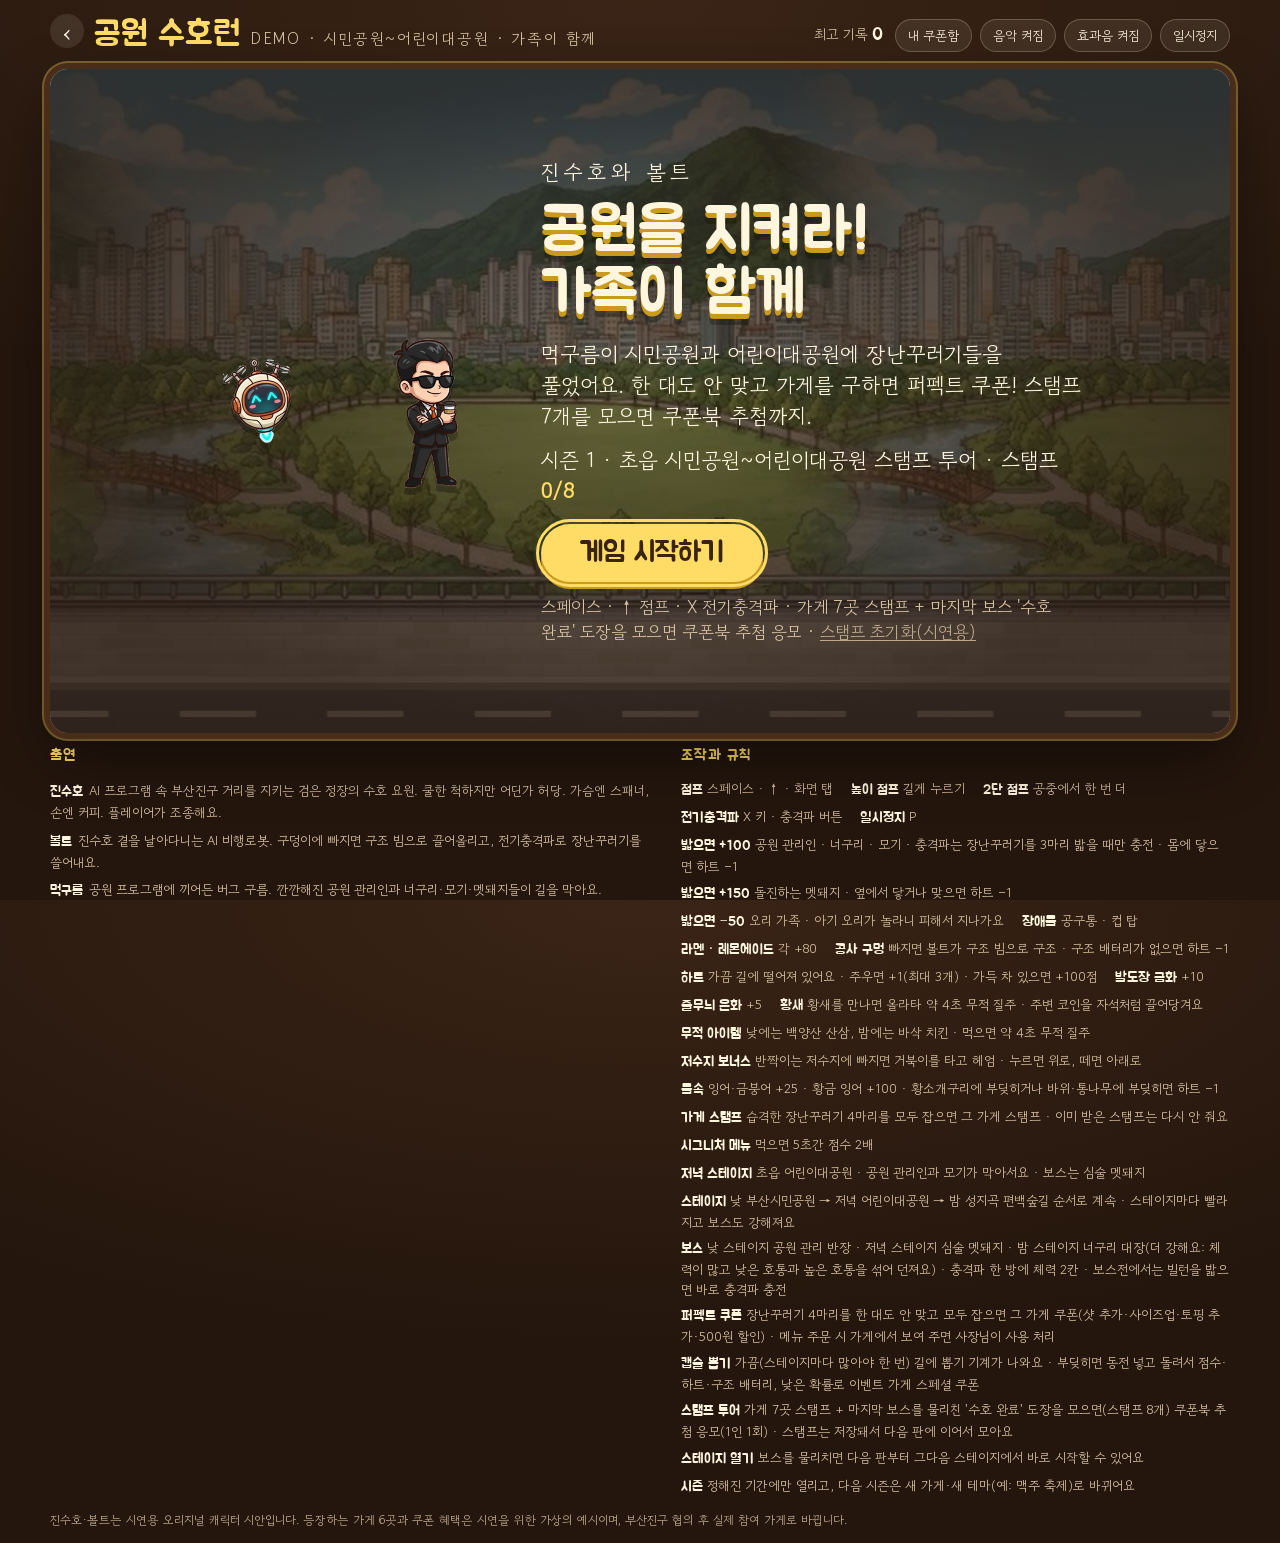
<file: choeup/index.html>
<!doctype html><html><head><meta charset=utf8><meta name=viewport content="width=device-width,initial-scale=1,viewport-fit=cover"><style>:root{color-scheme:light;box-sizing:border-box;padding-top:env(safe-area-inset-top,0px);padding-bottom:env(safe-area-inset-bottom,0px)}html{scroll-padding-top:env(safe-area-inset-top,0px)}body{margin:0;padding:0;font:14px -apple-system,BlinkMacSystemFont,sans-serif;background:#fff;color:#000}img{max-width:100%}[hidden]:not([hidden=until-found i]){display:none!important}</style></head><body>
<title>공원 수호런 (시민공원-초읍)</title>
<meta name="description" content="진수호와 볼트가 부산시민공원에서 초읍 어린이대공원까지 가족과 함께 달리며 공원 친구들의 장난에서 가게를 구하는 러너 게임 · 퍼펙트 쿠폰과 쿠폰북 추첨">
<link rel="icon" href="../common/sprites/bot_happy.png">
<script src="../common/sites.js?v=20261030c"></script>
<script src="../common/feedback.js?v=20261030b" defer></script>
<script src="../common/wallet.js?v=20261022a"></script>
<link rel="preconnect" href="https://fonts.googleapis.com">
<link rel="preconnect" href="https://fonts.gstatic.com" crossorigin>
<link rel="stylesheet" href="https://fonts.googleapis.com/css2?family=Jua&family=Gowun+Dodum&display=swap">
<style>
/* Layout: one 16:9 street stage on an espresso-dark ground, title bar above, cast & controls below (same frame as 코닉의 모험) */
:root{
  --ground:#24160d;
  --ground-2:#3a2416;
  --cream:#fff6e0;
  --muted:#d9c4a6;
  --yellow:#ffdc66;      /* 부산진구 캐릭터 옐로 */
  --yellow-deep:#c99a1e;
  --line:#4e2f13;        /* 매뉴얼 라인 브라운 */
  --blue:#517aa4;        /* 할배 옷깃 블루 */
  --font-display:"Jua","Gowun Dodum","Apple SD Gothic Neo","Malgun Gothic",system-ui,sans-serif;
  --font-body:"Gowun Dodum","Apple SD Gothic Neo","Malgun Gothic",system-ui,sans-serif;
  color-scheme:dark;
}
html{height:100%}
body{min-height:100%}
[hidden]{display:none!important}
body{
  background:var(--ground);
  background-image:radial-gradient(120% 70% at 50% 0%,var(--ground-2),var(--ground) 70%);
  color:var(--cream);font-family:var(--font-body);
  margin:0;box-sizing:border-box;padding-inline:16px;padding-block:14px;
  display:flex;flex-direction:column;align-items:center;justify-content:center;gap:12px;
}
.bar,.stage,.cast,.credit{flex-shrink:0;width:min(100%,1180px,calc((100vh - 210px) * 16 / 9));min-width:min(100%,320px)}
@supports (height:100dvh){.bar,.stage,.cast,.credit{width:min(100%,1180px,calc((100dvh - 210px) * 16 / 9))}}
.bar{display:flex;align-items:center;justify-content:space-between;gap:12px;flex-wrap:wrap}
h1{font-family:var(--font-display);font-weight:400;font-size:clamp(22px,3.2vw,34px);margin:0;color:var(--yellow);text-wrap:balance}
h1 small{font-family:var(--font-body);font-size:.45em;color:var(--muted);letter-spacing:.12em;margin-left:.6em;vertical-align:middle}
.tools{display:flex;align-items:center;gap:8px;flex-wrap:wrap}
.best{font-size:14px;color:var(--muted);margin-right:4px;font-variant-numeric:tabular-nums}
.best b{font-family:var(--font-display);font-weight:400;color:var(--cream);font-size:18px;margin-left:4px}
.tbtn{font:inherit;font-size:13px;color:var(--cream);background:rgba(255,246,224,.08);border:1px solid rgba(255,246,224,.22);border-radius:999px;padding:6px 12px;cursor:pointer}
.tbtn:hover{background:rgba(255,246,224,.16)}
.tbtn:focus-visible,.go:focus-visible,.skill:focus-visible,input:focus-visible{outline:3px solid var(--yellow);outline-offset:2px}

.stage{position:relative;aspect-ratio:16/9;max-width:100%;border-radius:18px;overflow:hidden;
  box-shadow:0 0 0 6px #4a2d18,0 0 0 8px rgba(255,220,102,.35),0 24px 60px rgba(0,0,0,.45);container-type:inline-size;background:#f3b46b}
canvas{display:block;width:100%;height:100%;touch-action:none;user-select:none;-webkit-user-select:none;cursor:pointer}
.ovl{position:absolute;inset:0;display:flex;overflow-y:auto;
  background:radial-gradient(closest-side,rgba(36,22,13,.6),rgba(36,22,13,.84));text-align:center;padding:3cqw}
.card{margin:auto;display:flex;flex-direction:column;align-items:center;gap:1.3cqw;max-width:76cqw}
.eyebrow{margin:0;font-size:max(11px,1.5cqw);letter-spacing:.2em;color:var(--yellow)}
.ovl h2{font-family:var(--font-display);font-weight:400;margin:0;font-size:clamp(22px,6.4cqw,70px);line-height:1.05;color:var(--cream);
  text-shadow:0 .45cqw 0 var(--yellow-deep),0 .9cqw 0 rgba(0,0,0,.25);text-wrap:balance}
.ovl p{margin:0;font-size:max(12px,1.8cqw);color:var(--cream);line-height:1.45}
.ovl .big{font-family:var(--font-display);font-size:clamp(28px,6cqw,64px);color:var(--yellow);line-height:1;font-variant-numeric:tabular-nums}
.ovl .sub{color:var(--muted);font-variant-numeric:tabular-nums}
.go{font-family:var(--font-display);font-size:clamp(16px,2.6cqw,28px);color:#3a230f;background:var(--yellow);border:0;border-radius:999px;
  padding:.42em 1.4em;cursor:pointer;box-shadow:0 .25em 0 var(--yellow-deep);margin-top:.4cqw}
.go:hover{filter:brightness(1.06)}
.go:active{transform:translateY(.15em);box-shadow:0 .1em 0 var(--yellow-deep)}
.go.ghost{background:transparent;color:var(--cream);box-shadow:inset 0 0 0 2px rgba(255,246,224,.5)}
.go[disabled]{opacity:.5;cursor:default}
.row{display:flex;gap:1.6cqw;flex-wrap:wrap;justify-content:center;align-items:center}
.hint{font-size:max(11px,1.45cqw)!important;color:var(--muted)!important}
.tl{display:grid;grid-template-columns:auto minmax(0,1fr);gap:3cqw;align-items:center;text-align:left;width:76cqw;max-width:100%}
.tl .tcol{display:flex;flex-direction:column;align-items:flex-start;gap:1.1cqw;min-width:0}
.ovl .tl h2{font-size:clamp(14px,5.2cqw,60px);word-break:keep-all}
.tl p{word-break:keep-all}
.tl .go{white-space:nowrap;font-size:clamp(12px,2.8cqw,28px)}
.tl .duo img{height:clamp(40px,17cqw,190px)}
@container (max-width:560px){.tl .story,.tl .hint,.tl .eyebrow{display:none}.tl .duo img{height:22cqw}.ovl .tl h2{font-size:6.2cqw}.tl .go{font-size:4cqw}}
.duo{display:flex;align-items:flex-end;justify-content:center;gap:1.5cqw}
.duo img{height:clamp(56px,12cqw,130px);width:auto;max-width:100%;filter:drop-shadow(0 .6cqw 0 rgba(0,0,0,.25))}
.namerow{display:flex;gap:.8cqw;align-items:center;margin:.2cqw 0 .4cqw}
.namerow input[type=text]{flex:1;min-width:0;width:auto}
.go.small{font-size:max(13px,1.7cqw);padding:.32em .9em;margin:0;flex-shrink:0}
.box .err{color:#ffb4a2;font-size:max(11px,1.4cqw);margin:0 0 .3cqw;min-height:0}
.box .err:empty{display:none}
.nick{display:flex;gap:.8cqw;align-items:center;font-size:max(12px,1.7cqw);color:var(--muted)}
.ovl input[type=text],.ovl input[type=tel]{font:inherit;font-size:max(13px,1.8cqw);color:var(--cream);background:rgba(255,246,224,.1);
  border:1px solid rgba(255,246,224,.35);border-radius:10px;padding:.35em .7em;width:16em;max-width:100%;box-sizing:border-box}

/* result screen */
.res{display:grid;grid-template-columns:1fr 1fr;gap:2.4cqw;align-items:start;text-align:left;width:min(76cqw,100%)}
.res>div{min-width:0;display:flex;flex-direction:column;gap:1cqw}
.res .scorecol{align-items:center;text-align:center}
.box{background:rgba(255,246,224,.07);border:1px solid rgba(255,246,224,.18);border-radius:14px;padding:1.2cqw 1.5cqw}
.box h3{margin:0 0 .6cqw;font-family:var(--font-display);font-weight:400;font-size:max(13px,1.8cqw);color:var(--yellow)}
.ticket{background:var(--yellow);color:#3a230f;border-radius:14px;padding:1.1cqw 1.6cqw;font-family:var(--font-display);font-size:max(13px,1.9cqw);
  box-shadow:0 .25em 0 var(--yellow-deep);border:2px dashed rgba(58,35,15,.35)}
.ticket small{display:block;font-family:var(--font-body);font-size:.72em;opacity:.8}
.stamps{display:grid;grid-template-columns:repeat(3,1fr);gap:.5cqw .8cqw;margin-bottom:.4cqw}
.stamp .nm{line-height:1.2;word-break:keep-all}
.stamp{position:relative;display:flex;flex-direction:column;align-items:center;gap:.3cqw;text-align:center;font-size:max(11px,1.3cqw);color:var(--muted)}
.stamp .mark{width:max(32px,4.4cqw);height:max(32px,4.4cqw);border-radius:50%;border:2px dashed rgba(255,246,224,.4);display:flex;align-items:center;justify-content:center;font-size:.85em}
.stamp.ok{color:var(--cream)}
.stamp.final{grid-column:1/-1;flex-direction:row;justify-content:center;gap:1cqw}
.stamp.final .new{position:static}
.stamp.final.ok .mark{border-color:#c99a1e;color:#a8701a;background:#fff3c4;box-shadow:inset 0 0 0 3px #fff3c4,inset 0 0 0 4px #c99a1e}
.stamp.ok .mark{border:3px solid #d8352a;background:#fff8ec;color:#d8352a;font-family:var(--font-display);font-size:1.15em;transform:rotate(-12deg);box-shadow:inset 0 0 0 3px #fff8ec,inset 0 0 0 4px #d8352a}
.stamp .new{position:absolute;top:0;right:12%;background:var(--yellow);color:#3a230f;border-radius:999px;padding:0 .5em;font-size:.8em;font-family:var(--font-display)}
.stampline{margin:.2cqw 0 .8cqw;font-size:max(12px,1.6cqw);color:var(--cream)}
.stampline b{color:var(--yellow)}
.linkbtn{background:none;border:0;padding:0;color:inherit;text-decoration:underline;font:inherit;cursor:pointer;opacity:.8}
.coupons,.board{list-style:none;margin:0;padding:0;display:flex;flex-direction:column;gap:.5cqw;font-size:max(12px,1.55cqw)}
.coupons li{display:flex;justify-content:space-between;gap:1cqw;border-left:4px solid var(--c,#ffdc66);padding-left:.8cqw}
.coupons li span:last-child{color:var(--muted)}
.board li{display:grid;grid-template-columns:2em 1fr auto;gap:.6cqw;font-variant-numeric:tabular-nums}
.board li.me{color:var(--yellow)}
.empty{color:var(--muted);font-size:max(12px,1.5cqw);margin:0}
.form{display:flex;flex-direction:column;gap:.8cqw;text-align:left;width:min(46cqw,100%)}
.form label{display:flex;flex-direction:column;gap:.3cqw;font-size:max(12px,1.6cqw);color:var(--muted)}
.form .agree{flex-direction:row;align-items:flex-start;gap:.6cqw;line-height:1.4}
.form .agree input{margin-top:.25em}
.form .err{color:#ffb4a2;font-size:max(12px,1.5cqw);margin:0;min-height:1.4em}
@container (max-width:560px){.res{grid-template-columns:1fr}}

/* skill buttons on the stage */
.skills{position:absolute;right:1.6cqw;bottom:1.6cqw;display:flex;gap:1.2cqw;z-index:2}
.skill{font-family:var(--font-display);font-size:max(13px,2cqw);width:max(56px,9cqw);height:max(56px,9cqw);border-radius:50%;cursor:pointer;
  border:3px solid #3a230f;color:#3a230f;background:#fff6e0;box-shadow:0 .3cqw 0 rgba(0,0,0,.35);display:flex;flex-direction:column;align-items:center;justify-content:center;line-height:1.05;padding:0;touch-action:none}
.skill small{font-family:var(--font-body);font-size:.62em;opacity:.75}
.skill.bolt{background:radial-gradient(circle at 38% 30%,#fff6b8 0,#ffd23f 45%,#e39a12 100%);border:3px solid #5a3a0a;box-shadow:0 .35cqw 0 #8a5a0a,0 .6cqw 1.2cqw rgba(0,0,0,.35);color:#3a230f}
.skill.bolt svg{width:46%;height:46%;fill:#3a230f;margin-top:-6%}
.skill.bolt small{font-family:var(--font-display);opacity:1;font-size:.7em;margin-top:-2%}
.skill.bolt.ready{background:radial-gradient(circle at 38% 30%,#fffbe0 0,#ffe04a 45%,#f0a412 100%);border-color:#5a3a0a;animation:pulse .8s ease-in-out infinite alternate}
.skill.bolt[aria-disabled="true"]{opacity:.6;filter:grayscale(.5)}
.hudbtns{position:absolute;right:1.6cqw;top:1.6cqw;display:flex;gap:1cqw;z-index:2}
.skills[hidden]~.hudbtns{display:none}
.hbtn{width:max(34px,5cqw);height:max(34px,5cqw);border-radius:50%;padding:0;display:flex;align-items:center;justify-content:center;cursor:pointer;color:#fff6e0;
  background:rgba(28,18,10,.6);border:2px solid rgba(255,246,224,.4);box-shadow:0 .25cqw 0 rgba(0,0,0,.3);touch-action:none}
.hbtn svg{width:56%;height:56%;fill:currentColor}
.hbtn .off{display:none}.hbtn.muted .on{display:none}.hbtn.muted .off{display:inline}
body.playing .fbtn{display:none!important}
.skill.roar.ready{background:var(--yellow);animation:pulse .8s ease-in-out infinite alternate}
.skill[aria-disabled="true"]{opacity:.55}
@keyframes pulse{to{transform:scale(1.07)}}
@media (prefers-reduced-motion:reduce){.skill.roar.ready,.skill.bolt.ready{animation:none}}

*{-webkit-tap-highlight-color:transparent}
button{touch-action:manipulation}
.stage,canvas{-webkit-touch-callout:none;-webkit-user-select:none;user-select:none}
.fbtn{display:none}
body.playing{overflow:hidden;touch-action:none}
body.playing .bar,body.playing .cast,body.playing .credit{display:none}
body.playing .stage{position:fixed;inset:0;width:100%;height:100%;min-width:0;max-width:none;aspect-ratio:auto;border-radius:0;box-shadow:none;
  background:var(--ground);display:flex;align-items:center;justify-content:center;z-index:10;box-sizing:border-box;
  padding:env(safe-area-inset-top,0px) env(safe-area-inset-right,0px) env(safe-area-inset-bottom,0px) env(safe-area-inset-left,0px)}
body.playing canvas{height:auto;aspect-ratio:16/9;width:min(100%,calc(100vh * 16 / 9))}
@supports (height:100dvh){body.playing canvas{width:min(100%,calc((100dvh - env(safe-area-inset-top,0px) - env(safe-area-inset-bottom,0px)) * 16 / 9))}}
body.playing .fbtn{display:block;position:absolute;left:calc(env(safe-area-inset-left,0px) + 10px);bottom:calc(env(safe-area-inset-bottom,0px) + 10px);z-index:3;
  font:inherit;font-size:13px;color:var(--cream);background:rgba(36,22,13,.6);border:1px solid rgba(255,246,224,.35);border-radius:999px;padding:8px 14px}
@media (orientation:portrait){
  body.playing .stage{inset:auto;top:50%;left:50%;width:100vh;height:100vw;padding:0;transform:translate(-50%,-50%) rotate(90deg)}
  body.playing canvas{width:min(100%,calc(100vw * 16 / 9))}
}
@supports (height:100dvh){@media (orientation:portrait){body.playing .stage{width:100dvh}}}

.cast{display:grid;grid-template-columns:minmax(0,1.1fr) minmax(0,1fr);gap:16px 28px;align-items:start}
.cast h3{margin:0 0 6px;font-family:var(--font-display);font-weight:400;font-size:15px;color:var(--yellow);letter-spacing:.04em}
.who{display:flex;flex-direction:column;gap:8px;font-size:13px;line-height:1.5;color:var(--muted)}
.who p{margin:0}
.who b{color:var(--cream);font-weight:400;font-family:var(--font-display);font-size:14px;margin-right:6px}
.keys{min-width:0;display:flex;flex-wrap:wrap;gap:6px 18px;font-size:13px;color:var(--muted);line-height:1.5;align-content:flex-start}
.keys span b{color:var(--cream);font-weight:400;font-family:var(--font-display);font-size:14px;margin-right:4px}
.credit{font-size:12px;color:var(--muted);line-height:1.6;margin:0;opacity:.85}
@media (max-width:620px){.cast{grid-template-columns:1fr}}
.home{display:inline-flex;align-items:center;justify-content:center;width:1.25em;height:1.25em;margin-right:.35em;border-radius:50%;
  background:rgba(255,246,224,.1);color:var(--cream);text-decoration:none;font-size:.8em;vertical-align:.08em}
.home:hover{background:rgba(255,246,224,.2)}
a.tbtn{text-decoration:none;display:inline-flex;gap:6px;align-items:center}
a.tbtn b{font-family:var(--font-display);font-weight:400;color:#123b36;background:#6ff2d6;border-radius:999px;padding:0 7px;font-size:12px}
a.tbtn b:empty{display:none}
.skill.bolt{background:radial-gradient(circle at 38% 30%,#f2fffb 0,#6ff2d6 45%,#2f9f8c 100%);border-color:#1d5c55;box-shadow:0 .35cqw 0 #1d5c55,0 .6cqw 1.2cqw rgba(0,0,0,.35);color:#123b36}
.skill.bolt.ready{background:radial-gradient(circle at 38% 30%,#ffffff 0,#8ff7e2 45%,#33b39c 100%);border-color:#1d5c55}
.skill.bolt svg{fill:#123b36}
.cplist{list-style:none;margin:0;padding:0;display:flex;flex-direction:column;gap:.6cqw}
.cplist li{display:flex;justify-content:space-between;align-items:center;gap:1cqw;background:#fff6e0;color:#3a230f;border-radius:10px;padding:.5cqw 1cqw;
  border-left:6px solid var(--c,#ffdc66);font-size:max(12px,1.5cqw)}
.cplist li b{font-family:var(--font-display);font-weight:400}
.cplist li span{opacity:.75;font-size:.9em;text-align:right}
.walletlink{color:var(--yellow);font-size:max(12px,1.5cqw)}
h1{white-space:nowrap}
@media (max-width:700px){#bgm,#snd,#pauseBtn{display:none}}
</style>

<header class="bar">
  <h1><a class="home" href="../" aria-label="수호런 홈으로">‹</a>공원 수호런<small>DEMO · 시민공원~어린이대공원 · 가족이 함께</small></h1>
  <div class="tools">
    <span class="best">최고 기록<b id="best">0</b></span>
    <a class="tbtn" href="../wallet/">내 쿠폰함<b id="cpN"></b></a>
    <button class="tbtn" id="bgm" type="button">음악 켜짐</button>
    <button class="tbtn" id="snd" type="button">효과음 켜짐</button>
    <button class="tbtn" id="pauseBtn" type="button">일시정지</button>
  </div>
</header>

<div class="stage" id="stage">
  <canvas id="game" aria-label="부산진구 수호런 게임 화면"></canvas>
  <div class="skills" id="skills" hidden>
    <button class="skill bolt" id="btnBolt" type="button" aria-disabled="true" aria-label="전기충격파 쓰기"><svg viewBox="0 0 24 24" aria-hidden="true"><path d="M14 1.5 4 14h7l-1.5 8.5L20 9.5h-7z"/></svg><small id="boltN">×0</small></button>
  </div>
  <div class="hudbtns" id="hudbtns"><button class="hbtn" id="hSnd" type="button" aria-label="소리 끄기/켜기"><svg viewBox="0 0 24 24" aria-hidden="true"><path class="spk" d="M4 9h4l5-4v14l-5-4H4z"/><path class="on" d="M16 8.5a5 5 0 0 1 0 7M18.5 6a8.5 8.5 0 0 1 0 12" fill="none" stroke="currentColor" stroke-width="2" stroke-linecap="round"/><path class="off" d="M16 9l5 6M21 9l-5 6" fill="none" stroke="currentColor" stroke-width="2" stroke-linecap="round"/></svg></button><button class="hbtn" id="hPause" type="button" aria-label="일시정지"><svg viewBox="0 0 24 24" aria-hidden="true"><rect x="6" y="5" width="4" height="14" rx="1.2"/><rect x="14" y="5" width="4" height="14" rx="1.2"/></svg></button></div>
  <div class="ovl" id="ovl"><div class="card" id="card"></div></div>
  <button class="fbtn" id="fpause" type="button">일시정지</button>
</div>

<section class="cast">
  <div class="who">
    <h3>출연</h3>
    <p><b>진수호</b>AI 프로그램 속 부산진구 거리를 지키는 검은 정장의 수호 요원. 쿨한 척하지만 어딘가 허당. 가슴엔 스패너, 손엔 커피. 플레이어가 조종해요.</p>
    <p><b>볼트</b>진수호 곁을 날아다니는 AI 비행로봇. 구덩이에 빠지면 구조 빔으로 끌어올리고, 전기충격파로 장난꾸러기를 쓸어내요.</p>
    <p><b>먹구름</b>공원 프로그램에 끼어든 버그 구름. 깐깐해진 공원 관리인과 너구리·모기·멧돼지들이 길을 막아요.</p>
  </div>
  <div class="keys">
    <h3 style="flex-basis:100%">조작과 규칙</h3>
    <span><b>점프</b>스페이스 · ↑ · 화면 탭</span>
    <span><b>높이 점프</b>길게 누르기</span>
    <span><b>2단 점프</b>공중에서 한 번 더</span>
    <span><b>전기충격파</b>X 키 · 충격파 버튼</span>
    <span><b>일시정지</b>P</span>
    <span><b>밟으면 +100</b>공원 관리인 · 너구리 · 모기 · 충격파는 장난꾸러기를 3마리 밟을 때만 충전 · 몸에 닿으면 하트 −1</span>
    <span><b>밟으면 +150</b>돌진하는 멧돼지 · 옆에서 닿거나 맞으면 하트 −1</span>
    <span><b>밟으면 −50</b>오리 가족 · 아기 오리가 놀라니 피해서 지나가요</span>
    <span><b>장애물</b>공구통 · 컵 탑</span>
    <span><b>라멘 · 레몬에이드</b>각 +80</span>
    <span><b>공사 구멍</b>빠지면 볼트가 구조 빔으로 구조 · 구조 배터리가 없으면 하트 −1</span>
    <span><b>하트</b>가끔 길에 떨어져 있어요 · 주우면 +1(최대 3개) · 가득 차 있으면 +100점</span>
    <span><b>발도장 금화</b>+10</span>
    <span><b>줄무늬 은화</b>+5</span>
    <span><b>황새</b>황새를 만나면 올라타 약 4초 무적 질주 · 주변 코인을 자석처럼 끌어당겨요</span>
    <span><b>무적 아이템</b>낮에는 백양산 산삼, 밤에는 바삭 치킨 · 먹으면 약 4초 무적 질주</span>
    <span><b>저수지 보너스</b>반짝이는 저수지에 빠지면 거북이를 타고 헤엄 · 누르면 위로, 떼면 아래로</span>
    <span><b>물속</b>잉어·금붕어 +25 · 황금 잉어 +100 · 황소개구리에 부딪히거나 바위·통나무에 부딪히면 하트 −1</span>
    <span><b>가게 스탬프</b>습격한 장난꾸러기 4마리를 모두 잡으면 그 가게 스탬프 · 이미 받은 스탬프는 다시 안 줘요</span>
    <span><b>시그니처 메뉴</b>먹으면 5초간 점수 2배</span>
    <span><b>저녁 스테이지</b>초읍 어린이대공원 · 공원 관리인과 모기가 막아서요 · 보스는 심술 멧돼지</span>
    <span><b>스테이지</b>낮 부산시민공원 → 저녁 어린이대공원 → 밤 성지곡 편백숲길 순서로 계속 · 스테이지마다 빨라지고 보스도 강해져요</span>
    <span><b>보스</b>낮 스테이지 공원 관리 반장 · 저녁 스테이지 심술 멧돼지 · 밤 스테이지 너구리 대장(더 강해요: 체력이 많고 낮은 호통과 높은 호통을 섞어 던져요) · 충격파 한 방에 체력 2칸 · 보스전에서는 빌런을 밟으면 바로 충격파 충전</span>
    <span><b>퍼펙트 쿠폰</b>장난꾸러기 4마리를 한 대도 안 맞고 모두 잡으면 그 가게 쿠폰(샷 추가·사이즈업·토핑 추가·500원 할인) · 메뉴 주문 시 가게에서 보여 주면 사장님이 사용 처리</span>
    <span><b>캡슐 뽑기</b>가끔(스테이지마다 많아야 한 번) 길에 뽑기 기계가 나와요 · 부딪히면 동전 넣고 돌려서 점수·하트·구조 배터리, 낮은 확률로 이벤트 가게 스페셜 쿠폰</span>
    <span><b>스탬프 투어</b>가게 7곳 스탬프 + 마지막 보스를 물리친 '수호 완료' 도장을 모으면(스탬프 8개) 쿠폰북 추첨 응모(1인 1회) · 스탬프는 저장돼서 다음 판에 이어서 모아요</span>
    <span><b>스테이지 열기</b>보스를 물리치면 다음 판부터 그다음 스테이지에서 바로 시작할 수 있어요</span>
    <span><b>시즌</b>정해진 기간에만 열리고, 다음 시즌은 새 가게·새 테마(예: 맥주 축제)로 바뀌어요</span>
  </div>
</section>
<p class="credit">진수호·볼트는 시연용 오리지널 캐릭터 시안입니다. 등장하는 가게 6곳과 쿠폰 혜택은 시연을 위한 가상의 예시이며, 부산진구 협의 후 실제 참여 가게로 바뀝니다.</p>

<script>
(()=>{
"use strict";

/* ================= CONFIG : 스테이지·가게·스프라이트는 여기만 고치면 됩니다 ================= */
const CONFIG={
  goalScore:15000,
  season:{id:'s1-choeup',name:'시즌 1 · 초읍 시민공원~어린이대공원 스탬프 투어',period:'[__월 __일 ~ __월 __일]'},   // 시즌마다 가게·테마를 바꿔 새로 시작
  speedUpPerStage:15,      // 스테이지가 바뀔 때마다 빨라지는 정도
  shoeAt:[24,45],          // 장인의 구두 등장 시점
  shoeTime:4.2,            // 장인의 구두 효과 시간(초)         // 경품 추첨권 목표 점수
  stages:[                 // 스테이지별 설정 (시간은 스테이지 시작부터 초) · 낮 → 저녁 → 밤
    {name:'부산시민공원', time:'낮', night:0, dusk:0, track:'street', color:'#4f9a5a', arrive:'부산시민공원 · 가족 나들이가 한창이에요', villain:'park', mix:['rgm','rgf','rac','rgm'], rival:'kick', bgImg:'./bg/a.jpg',
     speed:330, bossAt:60, boss:'bean', bossHP:10, bossName:'공원 관리 반장',
     stores:[              // 시연용 가상 가게 (실제 협업 가게로 교체)
      {at:9, name:'시민공원 편의점', kind:'goods', color:'#3f7d5a', item:'1+1 음료'},
      {at:21, name:'시민공원 카페', kind:'roastery', color:'#8a5a3b', item:'아이스 라떼'},
      {at:35, name:'시민공원 푸드코트', kind:'pocha', color:'#e0702c', item:'돈가스 정식'}]},
    {name:'초읍 어린이대공원', time:'저녁', night:0, dusk:1, track:'street', color:'#d9803d', arrive:'어린이대공원 · 노을이 내려앉았어요', villain:'park', mix:['rgf','rgm','mos','mos'], rival:'kick', bgImg:'./bg/b.jpg',
     speed:330, bossAt:60, boss:'cup', bossHP:12, bossName:'대형 심술 멧돼지',
     stores:[
      {at:9, name:'어린이대공원 솜사탕', kind:'cake', color:'#d94f8a', item:'솜사탕'},
      {at:33, name:'정문 앞 분식집', kind:'pocha', color:'#e0702c', item:'떡꼬치'}]},
    {name:'성지곡 편백숲길', time:'밤', night:1, dusk:0, track:'night', color:'#2f5a4a', arrive:'편백숲길에 반딧불이 켜졌어요', villain:'park', mix:['rac','rac','rgm','mos'], rival:'kick', bgImg:'./bg/c.jpg', nobusk:true,
     speed:330, bossAt:60, boss:'troll', bossHP:14, bossName:'대형 너구리 대장',
     stores:[
      {at:9, name:'숲속 찻집', kind:'cake', color:'#8a5cc4', item:'편백차'},
      {at:33, name:'초읍 샌드위치', kind:'bakery', color:'#c8553d', item:'샌드위치'}]}
  ],
  midsEvening:[            // 저녁 거리 건물: 수제맥주·호프·라이브 펍
    {kind:'wine',sign:'공원 맥주집',seed:21,w:280},{kind:'pocha',sign:'호프 & 치킨',seed:22,w:270},{kind:'records',sign:'라이브 펍',seed:23,w:280},{kind:'wine',sign:'비어 가든',seed:24,w:270}],
  maxHearts:3,             // 하트 최대 개수
  heartEvery:21,           // 하트 아이템이 나오는 간격(초) · 하트가 1개면 조금 더 자주
  charmAt:50,              // 구조 배터리(볼트 구조 +1) 등장 시점
  ginsengAt:[15,33,52],    // 바삭 치킨(먹으면 약 4초 무적) 등장 시점
  ginsengTime:4.2,
  dongcheonTime:10,        // 동천 보너스 물속 구간 길이(초)
  sprites:{                // 캐릭터 그림 (../common/sprites)
    enabled:true, base:'../common/sprites/',
    files:Object.fromEntries(['g_run1','g_run2','g_run3','g_run4','g_run5','g_run6','g_run7','g_run8','g_jump','g_fall','g_hero','g_ride','g_horse','g_horse2','g_shoe','g_shoe2','g_shoeride1','g_shoeride2','gacha_idle',
      'bot_a','bot_b','bot_blink','bot_happy','bot_zap_a','bot_zap_b','battery',
      // 제미나이로 새로 그린 적·보스·아이템·물속 그림 (없으면 예전 벡터 그림으로 그림)
      'v_bean','v_cup','v_troll','v_kick','v_flower','b_lava','b_cup','b_troll',
      'i_coin','i_coin_s','i_ginseng','i_chicken','i_lemonade','i_ramen','i_shoe','i_heart',
      'w_otter','w_fish1','w_fish2','w_fish_gold','w_pira',
      // 거리 건물은 원래 그림 사용. 제미나이 건물로 바꾸려면 아래 줄의 // 를 지우고 bld_*.png 를 넣으면 됨
      // ...['roastery','bakery','tools','records','cake','pocha','pub','flower'].flatMap(k=>['bld_'+k,'bld_'+k+'_n']),
      ].map(k=>[k,k+'.png']).concat([['gacha_sheet','gacha_sheet.webp'],['v_bean','./sprites/v_dust.png'],['v_cup','./sprites/v_mosq.png'],['v_troll','./sprites/v_racc.png'],['v_kick','./sprites/v_kick.png'],['v_bike','./sprites/v_bike.png'],['v_boar','./sprites/v_boar.png'],['v_flower','./sprites/v_duck.png'],['v_trash','./sprites/v_trash.png'],['b_lava','./sprites/b_dust.png'],['b_cup','./sprites/b_boar.png'],['b_troll','./sprites/b_racc.png'],['v_rgm_a','./sprites/v_rgm_a.png'],['v_rgm_b','./sprites/v_rgm_b.png'],['v_rgf_a','./sprites/v_rgf_a.png'],['v_rgf_b','./sprites/v_rgf_b.png'],['v_rac_a','./sprites/v_rac_a.png'],['v_rac_b','./sprites/v_rac_b.png'],['v_boar_a','./sprites/v_boar_a.png'],['v_boar_b','./sprites/v_boar_b.png'],['v_mos_a','./sprites/v_mos_a.png'],['v_mos_b','./sprites/v_mos_b.png'],['v_duck_a','./sprites/v_duck_a.png'],['v_duck_b','./sprites/v_duck_b.png'],['b_rgr_a','./sprites/b_rgr_a.png'],['b_rgr_b','./sprites/b_rgr_b.png'],['b_boar_a','./sprites/b_boar_a.png'],['b_boar_b','./sprites/b_boar_b.png'],['b_rac_a','./sprites/b_rac_a.png'],['b_rac_b','./sprites/b_rac_b.png'],['w_turtle1','./sprites/w_turtle1.png'],['w_turtle2','./sprites/w_turtle2.png'],['w_frog1','./sprites/w_frog1.png'],['w_frog2','./sprites/w_frog2.png'],['w_carp','./sprites/w_carp.png'],['w_gold','./sprites/w_gold.png'],['w_carp_gold','./sprites/w_carp_gold.png'],['p_picnic','./sprites/p_picnic.png'],['p_bean','./sprites/p_bean.png'],['p_coffee','./sprites/p_coffee.png'],['p_yoga','./sprites/p_yoga.png'],['own1','./sprites/own1.png'],['own2','./sprites/own2.png'],['own3','./sprites/own3.png'],['own4','./sprites/own4.png'],['t_pine','./sprites/t_pine.png'],['t_burr','./sprites/t_burr.png'],['t_acorn','./sprites/t_acorn.png'],['i_shoe','./sprites/i_stork.png'],['g_shoeride1','./sprites/g_stork1.png'],['g_shoeride2','./sprites/g_stork2.png']]))
  },
  mids:[                   // 거리 뒤쪽 건물 (간판 있는 테마 가게)
    {kind:'roastery',sign:'공원 로스터리',seed:11,w:280},{kind:'bakery',sign:'공원 빵집',seed:12,w:270},{kind:'cake',sign:'하루 케이크',seed:13,w:270},
    {kind:'goods',sign:'공원 소품샵',seed:14,w:290},{kind:'tools',sign:'공원 공구상가',seed:15,w:290},{kind:'records',sign:'레코드 & 책방',seed:16,w:280},
    {kind:'flower',sign:'꽃 공방',seed:17,w:280},{kind:'wine',sign:'와인 비스트로',seed:18,w:270},{kind:'pocha',sign:'공원 포장마차',seed:19,w:270}]
};
const SITE_ID='choeup';
const WALLET=window.SuhoWallet||null;
const GRAND=(WALLET&&WALLET.site(SITE_ID)&&WALLET.site(SITE_ID).grand)||{name:'쿠폰북',desc:'참여 가게 혜택 모음',winners:30};

const runFrame=()=>Math.floor(p.anim*.95*8/3)%8;   // 수호자 달리기 8프레임
const TOTAL_STORES=CONFIG.stages.reduce((a,x)=>a+x.stores.length,0);
const ST=()=>CONFIG.stages[S.level%CONFIG.stages.length];   // 낮 → 저녁 → 밤 반복
/* ================= setup ================= */
const cv=document.getElementById('game'),ctx=cv.getContext('2d');
const W=960,H=540,GROUND=448;
const DPR=Math.min(2,window.devicePixelRatio||1);
let RS=DPR;cv.width=W*RS;cv.height=H*RS;   // RS: 화면 해상도 배율(느린 기기에서 자동으로 낮춤)
const FD='"Jua","Gowun Dodum","Apple SD Gothic Neo",sans-serif';
const rand=(a,b)=>a+Math.random()*(b-a);
const pickArr=a=>a[Math.floor(Math.random()*a.length)];
const clamp=(v,a,b)=>Math.max(a,Math.min(b,v));
const fmt=n=>Math.floor(n).toLocaleString('ko-KR');
const LS={get(k,d){try{const v=localStorage.getItem(k);return v==null?d:JSON.parse(v)}catch(e){return d}},set(k,v){try{localStorage.setItem(k,JSON.stringify(v))}catch(e){}}};
const $=id=>document.getElementById(id);
const ovl=$('ovl'),card=$('card'),bestEl=$('best'),pauseBtn=$('pauseBtn'),sndBtn=$('snd'),bgmBtn=$('bgm');
const skills=$('skills'),btnBolt=$('btnBolt'),boltN=$('boltN');
let best=LS.get('bjrun.best',0);bestEl.textContent=fmt(best);
let nick=LS.get('bjrun.nick','');

/* sprites */
const SPR={};
(function loadSprites(){const sc=CONFIG.sprites;if(!sc.enabled)return;
  let bldLeft=Object.keys(sc.files).filter(k=>k.startsWith('bld_')).length;
  const ld=(k,f)=>{const im=new Image();im.onload=()=>{SPR[k]=im;if(k.startsWith('bld_')&&--bldLeft===0)try{rebuildArt()}catch(e){}};im.src=(f.startsWith('./')?'':sc.base)+f};
  for(const k in sc.files)ld(k,sc.files[k])})();
let RAINBOW=false;const OFF=document.createElement('canvas'),octx=OFF.getContext('2d');
const rainbowOn=()=>S.roarT>0&&!(S.roarT<1&&Math.floor(S.tAll*14)%2);   // 무적 중 무지개, 끝나기 1초 전 깜빡임
function drawSprite(k,x,y,h,rot,sx,sy){const im=SPR[k];if(!im)return false;const w=im.width*h/im.height;
  ctx.save();ctx.translate(x,y);if(rot)ctx.rotate(rot);ctx.scale(sx||1,sy||1);
  if(RAINBOW){const ow=Math.ceil(w*RS),oh=Math.ceil(h*RS);if(OFF.width!==ow||OFF.height!==oh){OFF.width=ow;OFF.height=oh}
    octx.globalCompositeOperation='source-over';octx.globalAlpha=1;octx.clearRect(0,0,ow,oh);octx.drawImage(im,0,0,ow,oh);
    octx.globalCompositeOperation='source-atop';const g=octx.createLinearGradient(0,0,ow,oh),t=S.tAll*420;
    for(let i=0;i<=6;i++)g.addColorStop(i/6,`hsl(${(t+i*60)%360},100%,60%)`);
    octx.globalAlpha=.6;octx.fillStyle=g;octx.fillRect(0,0,ow,oh);
    if(Math.floor(S.tAll*16)%2){octx.globalAlpha=.28;octx.fillStyle='#fff';octx.fillRect(0,0,ow,oh)}
    octx.globalAlpha=1;octx.globalCompositeOperation='source-over';ctx.drawImage(OFF,-w/2,-h,w,h)}
  else ctx.drawImage(im,-w/2,-h,w,h);
  ctx.restore();return true}
// 그림 한 장 그리기: (x,y)=발밑 가운데(bottom) 또는 한가운데(center), h=높이, flip=좌우반전
function art(k,x,y,h,o){const im=SPR[k];if(!im)return false;o=o||{};const w=im.width*h/im.height;
  ctx.save();ctx.translate(x,y);if(o.rot)ctx.rotate(o.rot);ctx.scale((o.flip?-1:1)*(o.sx||1),o.sy||1);
  if(o.filter)ctx.filter=o.filter;ctx.drawImage(im,-w/2,o.center?-h/2:-h,w,h);ctx.restore();return true}
function artShadow(x,y,rx){ctx.fillStyle='rgba(0,0,0,.2)';ctx.beginPath();ctx.ellipse(x,y,rx,rx*.22,0,0,7);ctx.fill()}
// 2프레임 번갈아 그리기 (fade:1이면 딱딱 바뀜)
function artA(base,e,rate,x,y,h,o){const t=S.tAll*rate+(e&&e.off||0),i=Math.floor(t),f=t-i,A=base+'a',B=base+'b';
  const cur=i%2?B:A,nx=i%2?A:B;if(!SPR[A])return false;if(!SPR[B])return art(A,x,y,h,o);
  const g=ctx.globalAlpha;art(cur,x,y,h,o);const fs=(o&&o.fade)||.72;if(f>fs){ctx.globalAlpha=g*(f-fs)/(1-fs);art(nx,x,y,h,o);ctx.globalAlpha=g}return true}
const PARK={rgm:{k:'v_rgm_',h:98,fps:4.2,sw:20},rgf:{k:'v_rgf_',h:96,fps:4.2,sw:20},rac:{k:'v_rac_',h:84,fps:4.5,sw:24},mos:{k:'v_mos_',h:60,fps:9,sw:16,fly:30}};
const hitFX=on=>on?'brightness(1.9) saturate(.4)':'';

/* ================= audio ================= */
let AC=null,master=null,musicBus=null;
let sfxOn=!LS.get('bjrun.muted',false),musicOn=LS.get('bjrun.music',true);
function getAC(){if(!AC){try{AC=new(window.AudioContext||window.webkitAudioContext)();master=AC.createGain();master.gain.value=.5;master.connect(AC.destination);
  musicBus=AC.createGain();musicBus.gain.value=.2;musicBus.connect(master)}catch(e){AC=null}}
  if(AC&&AC.state==='suspended')AC.resume().catch(()=>{});return AC}
function tone(f,d,type,vol,slide,dest,when){if(!AC)return;const t=when||AC.currentTime;const o=AC.createOscillator(),g=AC.createGain();
  o.type=type||'square';o.frequency.setValueAtTime(f,t);if(slide)o.frequency.exponentialRampToValueAtTime(Math.max(30,slide),t+d);
  g.gain.setValueAtTime(vol||.1,t);g.gain.exponentialRampToValueAtTime(.0008,t+d);o.connect(g);g.connect(dest||master);o.start(t);o.stop(t+d+.03)}
let NB=null;
function noise(d,vol,hp){if(!AC)return;if(!NB){NB=AC.createBuffer(1,AC.sampleRate*.6,AC.sampleRate);const a=NB.getChannelData(0);for(let i=0;i<a.length;i++)a[i]=Math.random()*2-1}
  const s=AC.createBufferSource(),g=AC.createGain(),f=AC.createBiquadFilter();f.type='highpass';f.frequency.value=hp||800;s.buffer=NB;
  const t=AC.currentTime;g.gain.setValueAtTime(vol,t);g.gain.exponentialRampToValueAtTime(.0008,t+d);s.connect(f);f.connect(g);g.connect(master);s.start(t);s.stop(t+d)}
const SFX={
  jump:()=>tone(440,.13,'square',.06,820),
  dbl:()=>tone(620,.13,'square',.06,1180),
  egg:()=>{tone(1320,.06,'triangle',.08);tone(1760,.08,'triangle',.06,0,null,AC.currentTime+.05)},
  stomp:()=>{tone(260,.12,'square',.09,90);noise(.07,.08,1500)},
  hit:()=>{tone(200,.3,'sawtooth',.1,60);noise(.18,.12,400)},
  bolt:()=>{noise(.5,.28,300);tone(90,.5,'sawtooth',.12,40)},
  charge:()=>{[880,1175,1568].forEach((f,i)=>tone(f,.09,'square',.05,0,null,AC.currentTime+i*.06))},
  roar:()=>{tone(150,.7,'sawtooth',.16,70);tone(300,.5,'square',.06,140)},
  power:()=>{const t0=AC.currentTime;tone(523,.35,'sine',.05,1047,null,t0);[523,659,784,1047,1319,1568].forEach((f,i)=>{tone(f,.14,'triangle',.08,0,null,t0+i*.055);tone(f*2,.1,'sine',.025,0,null,t0+i*.055+.02)});
    [2093,2637,3136].forEach((f,i)=>tone(f,.18,'sine',.03,0,null,t0+.36+i*.05))},
  shoe:()=>{const t0=AC.currentTime;tone(330,.16,'sine',.08,880,null,t0);[659,784,988,1319].forEach((f,i)=>tone(f,.12,'triangle',.08,0,null,t0+.12+i*.06));
    [1976,2637].forEach((f,i)=>tone(f,.16,'sine',.03,0,null,t0+.38+i*.05))},
  coupon:()=>{[784,988,1175,1568].forEach((f,i)=>tone(f,.12,'triangle',.08,0,null,AC.currentTime+i*.08))},
  fail:()=>{tone(392,.18,'triangle',.07,330);tone(330,.25,'triangle',.07,262,null,AC.currentTime+.16)},
  rescue:()=>{[523,659,784].forEach((f,i)=>tone(f,.14,'triangle',.08,0,null,AC.currentTime+i*.07))},
  menu:()=>{tone(988,.08,'square',.06);tone(1319,.14,'square',.06,0,null,AC.currentTime+.07)},
  boss:()=>{tone(110,.9,'sawtooth',.12,55);noise(.6,.06,200)},
  bosshit:()=>{tone(180,.25,'square',.1,70)},
  clear:()=>{[523,659,784,1047,784,1047].forEach((f,i)=>tone(f,.18,'triangle',.09,0,null,AC.currentTime+i*.11))},
  over:()=>{[392,330,262,196].forEach((f,i)=>tone(f,.22,'triangle',.08,0,null,AC.currentTime+i*.16))},
  splash:()=>{noise(.45,.22,500);tone(320,.3,'sine',.1,110)},
  fish:()=>{tone(1046,.06,'triangle',.07);tone(1397,.07,'triangle',.05,0,null,AC.currentTime+.04)},
  firework:()=>{noise(.5,.18,200);tone(140,.4,'sine',.1,60)},
  start:()=>{[659,784,1047].forEach((f,i)=>tone(f,.12,'square',.06,0,null,AC.currentTime+i*.08))}
};
function sfx(n){if(!sfxOn||!AC)return;try{SFX[n]&&SFX[n]()}catch(e){}}

/* music: two loops, 8th-note grid */
const NT=(base,s)=>s==null?null:base*Math.pow(2,s/12);
const TRACKS={
  street:{tempo:.19,lead:523.25,bass:130.81,
    L:[0,4,7,9,7,4,2,4, 0,4,7,12,9,7,4,null, 2,4,7,9,12,9,7,4, 2,0,2,4,0,null,null,null],
    B:[0,null,7,null,-3,null,4,null, 5,null,0,null,7,null,2,null, 0,null,7,null,-3,null,4,null, 5,null,7,null,0,null,null,null]},
  night:{tempo:.21,lead:392,bass:98,
    L:[0,4,7,9,7,4,2,4, 0,4,7,12,9,7,4,null, 2,4,7,9,12,9,7,4, 2,0,2,4,0,null,null,null],
    B:[0,null,7,null,-3,null,4,null, 5,null,0,null,7,null,2,null, 0,null,7,null,-3,null,4,null, 5,null,7,null,0,null,null,null]},
  boss:{tempo:.16,lead:440,bass:110,
    L:[0,3,7,3,8,7,3,0, 0,3,7,10,8,7,5,null, 0,3,7,12,10,8,7,3, 5,3,2,3,0,null,0,null],
    B:[0,0,null,0,0,null,0,null, -4,-4,null,-4,-2,null,-2,null, 0,0,null,0,0,null,0,null, -4,null,-2,null,0,null,null,null]}
};
let track='street',mStep=0,mNext=0,mTimer=null;
function musicTick(){if(!AC)return;const T=TRACKS[track];while(mNext<AC.currentTime+.15){const i=mStep%T.L.length;
  const l=NT(T.lead,T.L[i]),b=NT(T.bass,T.B[i]);if(l)tone(l,T.tempo*.9,'square',.05,0,musicBus,mNext);if(b)tone(b,T.tempo*.95,'triangle',.12,0,musicBus,mNext);
  mStep++;mNext+=T.tempo}}
function musicStart(){if(!musicOn||!getAC())return;musicStop();mNext=AC.currentTime+.05;mTimer=setInterval(musicTick,40)}
function musicStop(){if(mTimer){clearInterval(mTimer);mTimer=null}}
function musicTrack(t){if(track===t)return;track=t;mStep=0;if(mTimer)musicStart()}

/* ================= background (미리 그려 둔 고해상도 배경) ================= */
function cRGB(c){if(c[0]==='#'){const n=parseInt(c.slice(1),16);return[n>>16,n>>8&255,n&255]}return c.match(/\d+/g).slice(0,3).map(Number)}
function lerpC(a,b,t){const A=cRGB(a),B=cRGB(b);return`rgb(${A.map((v,i)=>(v+(B[i]-v)*t)|0).join(',')})`}
function rr(x,y,w,h,r){ctx.beginPath();ctx.moveTo(x+r,y);ctx.arcTo(x+w,y,x+w,y+h,r);ctx.arcTo(x+w,y+h,x,y+h,r);ctx.arcTo(x,y+h,x,y,r);ctx.arcTo(x,y,x+w,y,r);ctx.closePath()}
function puff(x,y,s,c){ctx.fillStyle=c;ctx.beginPath();ctx.arc(x,y,22*s,0,7);ctx.arc(x+24*s,y-10*s,26*s,0,7);ctx.arc(x+52*s,y,22*s,0,7);ctx.arc(x+26*s,y+8*s,22*s,0,7);ctx.fill()}
function grr(g,x,y,w,h,r){g.beginPath();g.moveTo(x+r,y);g.arcTo(x+w,y,x+w,y+h,r);g.arcTo(x+w,y+h,x,y+h,r);g.arcTo(x,y+h,x,y,r);g.arcTo(x,y,x+w,y,r);g.closePath()}
function mkC(w,h){const c=document.createElement('canvas');c.width=Math.ceil(w*DPR);c.height=Math.ceil(h*DPR);const g=c.getContext('2d');g.scale(DPR,DPR);c.lw=w;c.lh=h;return[c,g]}
function srand(a){return()=>{a|=0;a=a+0x6D2B79F5|0;let t=Math.imul(a^a>>>15,1|a);t=t+Math.imul(t^t>>>7,61|t)^t;return((t^t>>>14)>>>0)/4294967296}}
const shade=(c,k)=>{const A=cRGB(c);return`rgb(${A.map(v=>clamp(Math.round(k<0?v*(1+k):v+(255-v)*k),0,255)).join(',')})`};
const nt=c=>{const[r,g,b]=cRGB(c);return`rgb(${r*.36+14|0},${g*.38+18|0},${b*.5+46|0})`};   // 밤 색
const NEON=['#ff6fb1','#5ef0ff','#ffe35e','#9dff7a','#ff9a5e'];

const FACADE=['#f3dfbf','#f2c6a0','#eab4a4','#cfe0ea','#d6e3c3','#c8805f','#f0d79e','#bccbe0','#ead0d6','#f6e9d4'];
const ROOFC=['#d0553a','#3e5d8e','#2f6f6a','#8c4a36','#c96a3b','#4f5f7f'];
const AWN=['#d9483b','#2f8f6f','#3c6fae','#e39a2d','#8a5cc4','#c8553d','#2f6b4f','#d94f8a'];
const SHOPC=['#2f5f4f','#28466e','#6b2f2f','#3e3a5c','#5a3a22','#2f6b6b','#7a5a2a'];
const SIGNS=['Bakery','Café','ROASTERY','Brunch','DESSERT','베이커리','커피','전포 공구','TEA','소품샵','LP CAFÉ','디저트','PASTRY','젤라또'];

/* --- 집 한 채 그리기 (낮/밤) --- */
function houseDesign(seed,o){const r=srand(seed*7919+13);const pk=a=>a[Math.floor(r()*a.length)];
  const D={seed,w:Math.round(180+r()*80),floors:r()<.3?1:2,roof:pk(['gable','gable','mansard','flat']),fc:pk(FACADE),rc:pk(ROOFC),aw:pk(AWN),sc:pk(SHOPC),
    sign:pk(SIGNS),kind:pk(['bread','cake','cafe','bread','goods']),door:r()<.5?1:0,arch:r()<.4,shut:r()<.35,shutC:pk(['#3f7d5a','#3c6fae','#7a3b30','#5b6b7a']),
    flowers:r()<.75,brick:r()<.22,quoin:r()<.35,blade:r()<.5,board:r()<.5,neon:pk(NEON),r};
  if(D.fc==='#c8805f')D.brick=true;
  return Object.assign(D,o||{})}
function houseArt(D,night){
  const PAD=18,shopH=136,fH=76,roofH=D.roof==='flat'?20:60,body=shopH+D.floors*fH,CH=body+roofH+34+10,CW=D.w+PAD*2;
  const[c,g]=mkC(CW,CH);const r=srand(D.seed*31+3),rl=srand(D.seed*17+1);
  const x0=PAD,x1=PAD+D.w,yb=CH-10,yt=yb-body,w=D.w,N=night;
  const col=v=>N?nt(v):v;
  c.pad=PAD;c.base=yb;c.shopH=shopH;
  // 그림자
  g.fillStyle='rgba(0,0,0,.18)';g.fillRect(x1,yt+10,6,body-10);
  // ---- 지붕 ----
  if(D.roof==='flat'){
    g.fillStyle=col(shade(D.fc,-.22));g.fillRect(x0-6,yt-roofH,w+12,roofH);
    g.fillStyle=col(shade(D.fc,.25));g.fillRect(x0-8,yt-roofH-6,w+16,7);
    g.fillStyle=col(shade(D.fc,-.35));for(let x=x0;x<x1-4;x+=12)g.fillRect(x+2,yt-8,6,6);
    // 옥상 화분
    for(let i=0;i<3;i++){const px=x0+20+r()*(w-40);g.fillStyle=col('#b5623b');g.fillRect(px-7,yt-roofH-16,14,10);g.fillStyle=col(['#4f8f3f','#6aa84f'][i%2]);g.beginPath();g.arc(px,yt-roofH-19,9,0,7);g.arc(px-6,yt-roofH-15,6,0,7);g.arc(px+6,yt-roofH-15,6,0,7);g.fill()}
  }else{
    const inset=D.roof==='mansard'?w*.08:w*.22,top=yt-roofH;
    // 굴뚝
    const chx=x0+w*(r()<.5?.24:.7);g.fillStyle=col('#9a5a44');g.fillRect(chx,top-22,20,40);g.fillStyle=col('#6e3f2f');g.fillRect(chx-3,top-26,26,6);
    g.save();g.beginPath();g.moveTo(x0-10,yt+2);g.lineTo(x0+inset,top);g.lineTo(x1-inset,top);g.lineTo(x1+10,yt+2);g.closePath();
    const rg=g.createLinearGradient(0,top,0,yt);rg.addColorStop(0,col(shade(D.rc,.12)));rg.addColorStop(1,col(shade(D.rc,-.18)));g.fillStyle=rg;g.fill();g.clip();
    g.strokeStyle=col(shade(D.rc,-.35));g.lineWidth=1.4;
    for(let y=top+8,row=0;y<yt+4;y+=9,row++){g.beginPath();for(let x=x0-14+(row%2)*7;x<x1+14;x+=14){g.moveTo(x,y);g.arc(x+7,y,7,Math.PI,0,true)}g.stroke()}
    g.fillStyle='rgba(255,255,255,.12)';g.fillRect(x0-10,top,w+20,4);
    g.restore();
    g.fillStyle=col(shade(D.rc,-.45));g.fillRect(x0-12,yt-2,w+24,6);
    g.fillStyle=col(shade(D.rc,.3));g.fillRect(x0+inset,top-3,w-inset*2,4);
    // 지붕창(도머)
    const nd=w>220?2:1;for(let i=0;i<nd;i++){const dx=nd===1?x0+w/2:x0+w*(i?.68:.32),dy=top+14;
      g.fillStyle=col(shade(D.fc,.1));g.fillRect(dx-15,dy,30,roofH-16);
      g.fillStyle=col(shade(D.rc,-.1));g.beginPath();g.moveTo(dx-20,dy+2);g.lineTo(dx,dy-12);g.lineTo(dx+20,dy+2);g.closePath();g.fill();
      winGlass(g,dx-9,dy+6,18,roofH-28,N,rl,false)}
  }
  // ---- 벽 ----
  const fg=g.createLinearGradient(0,yt,0,yb);fg.addColorStop(0,col(shade(D.fc,.1)));fg.addColorStop(1,col(shade(D.fc,-.08)));g.fillStyle=fg;g.fillRect(x0,yt,w,body);
  if(D.brick){g.strokeStyle=N?'rgba(0,0,0,.18)':'rgba(110,50,30,.22)';g.lineWidth=1;for(let y=yt+6,k=0;y<yb-shopH;y+=7,k++){g.beginPath();g.moveTo(x0,y);g.lineTo(x1,y);for(let x=x0+(k%2)*8;x<x1;x+=16){g.moveTo(x,y);g.lineTo(x,y+7)}g.stroke()}}
  else{for(let i=0;i<w*body/90;i++){g.fillStyle=r()<.5?'rgba(0,0,0,.035)':'rgba(255,255,255,.06)';g.fillRect(x0+r()*w,yt+r()*body,2+r()*5,1+r()*2)}}
  if(D.quoin){g.fillStyle=col(shade(D.fc,.45));for(let y=yt+4,k=0;y<yb-shopH-8;y+=14,k++){g.fillRect(x0,y,k%2?10:16,11);g.fillRect(x1-(k%2?10:16),y,k%2?10:16,11)}}
  g.fillStyle='rgba(255,255,255,.16)';g.fillRect(x0,yt,3,body);g.fillStyle='rgba(0,0,0,.1)';g.fillRect(x1-5,yt,5,body);
  // 층 사이 몰딩
  for(let f=0;f<=D.floors;f++){const y=yb-shopH-f*fH;g.fillStyle=col(shade(D.fc,-.18));g.fillRect(x0-3,y-4,w+6,7);g.fillStyle=col(shade(D.fc,.35));g.fillRect(x0-3,y-5,w+6,2)}
  // ---- 위층 창문 ----
  const nw=Math.max(2,Math.floor((w-20)/58)),ww=30,wh=44,gap=(w-nw*ww)/(nw+1);
  for(let f=0;f<D.floors;f++){const wy=yb-shopH-(f+1)*fH+15;
    for(let i=0;i<nw;i++){const wx=x0+gap+i*(ww+gap);
      if(D.shut){g.fillStyle=col(D.shutC);g.fillRect(wx-12,wy,10,wh);g.fillRect(wx+ww+2,wy,10,wh);g.strokeStyle='rgba(0,0,0,.25)';g.lineWidth=1;g.beginPath();for(let y=wy+4;y<wy+wh;y+=5){g.moveTo(wx-11,y);g.lineTo(wx-3,y);g.moveTo(wx+ww+3,y);g.lineTo(wx+ww+11,y)}g.stroke()}
      g.fillStyle=col('#fbf6ea');if(D.arch){g.beginPath();g.moveTo(wx-4,wy+wh+3);g.lineTo(wx-4,wy+ww/2);g.arc(wx+ww/2,wy+ww/2,ww/2+4,Math.PI,0);g.lineTo(wx+ww+4,wy+wh+3);g.closePath();g.fill()}else g.fillRect(wx-4,wy-4,ww+8,wh+7);
      winGlass(g,wx,wy,ww,wh,N,rl,D.arch);
      g.fillStyle=col('#fbf6ea');g.fillRect(wx-6,wy+wh+2,ww+12,4);
      if(D.flowers&&r()<.85)flowerBox(g,wx-5,wy+wh+6,ww+10,N,r)}}
  // ---- 1층 가게 ----
  const sy=yb-shopH;
  g.fillStyle=col(D.sc);g.fillRect(x0+4,sy+4,w-8,shopH-4);
  g.fillStyle='rgba(255,255,255,.12)';g.fillRect(x0+4,sy+4,w-8,3);g.fillStyle='rgba(0,0,0,.2)';g.fillRect(x0+4,yb-12,w-8,12);
  // 간판
  g.font=`${D.sign.length>8?16:19}px ${FD}`;const tw=Math.min(w-40,g.measureText(D.sign).width+38),tx=x0+w/2;
  g.fillStyle=N?'#20160f':'#4a2c1a';grr(g,tx-tw/2,sy+10,tw,28,6);g.fill();g.lineWidth=2;g.strokeStyle=N?'#8a6a3a':'#d9b264';g.stroke();
  g.fillStyle=N?'#20160f':'#4a2c1a';g.beginPath();g.moveTo(tx-tw/2,sy+24);g.lineTo(tx-tw/2-8,sy+18);g.lineTo(tx-tw/2-8,sy+30);g.closePath();g.moveTo(tx+tw/2,sy+24);g.lineTo(tx+tw/2+8,sy+18);g.lineTo(tx+tw/2+8,sy+30);g.closePath();g.fill();
  g.textAlign='center';g.textBaseline='middle';
  if(N){g.shadowColor=D.neon;g.shadowBlur=12;g.fillStyle=D.neon;g.fillText(D.sign,tx,sy+25);g.shadowBlur=4;g.fillStyle='#fff';g.globalAlpha=.55;g.fillText(D.sign,tx,sy+25);g.globalAlpha=1;g.shadowBlur=0}
  else{g.fillStyle='#f6dfa0';g.fillText(D.sign,tx,sy+25)}
  // 어닝(줄무늬 차양)
  const a0=sy+44,ah=26,sw=16,n=Math.ceil((w+8)/sw);
  g.save();g.beginPath();g.moveTo(x0+8,a0);g.lineTo(x1-8,a0);g.lineTo(x1+2,a0+ah);g.lineTo(x0-2,a0+ah);g.closePath();g.clip();
  for(let i=0;i<n;i++){g.fillStyle=col(i%2?'#fff6ec':D.aw);g.fillRect(x0-2+i*sw,a0,sw,ah)}
  const ag=g.createLinearGradient(0,a0,0,a0+ah);ag.addColorStop(0,'rgba(0,0,0,.22)');ag.addColorStop(.5,'rgba(0,0,0,0)');ag.addColorStop(1,'rgba(255,255,255,.12)');g.fillStyle=ag;g.fillRect(x0-2,a0,w+4,ah);
  g.restore();
  // 그림자 + 물결 끝단
  g.fillStyle='rgba(0,0,0,.28)';g.fillRect(x0+6,a0+ah,w-12,12);
  for(let i=0;i<n;i++){const ax=x0-2+i*sw;if(ax>x1+2)break;g.fillStyle=col(i%2?'#fff6ec':D.aw);g.beginPath();g.moveTo(ax,a0+ah-1);g.lineTo(ax+sw,a0+ah-1);g.arc(ax+sw/2,a0+ah-1,sw/2,0,Math.PI);g.fill();
    g.fillStyle='rgba(0,0,0,.12)';g.beginPath();g.arc(ax+sw/2,a0+ah-1,sw/2,0,Math.PI);g.fill()}
  g.fillStyle=col('#3a2a20');g.fillRect(x0-2,a0-2,w+4,3);
  // 쇼윈도
  const dw=36,dx=D.door?x1-14-dw:x0+14,wx0=D.door?x0+14:x0+14+dw+10,wx1=D.door?dx-10:x1-14,wy0=a0+ah+12,wy1=yb-16;
  shopWindow(g,wx0,wy0,wx1-wx0,wy1-wy0,D,N,r);
  // 문
  g.fillStyle=col(shade(D.sc,-.25));g.fillRect(dx-3,wy0-4,dw+6,yb-wy0+4);
  g.fillStyle=col(shade(D.sc,.15));g.fillRect(dx,wy0,dw,yb-wy0-4);
  const dg=g.createLinearGradient(0,wy0+6,0,wy0+46);if(N){dg.addColorStop(0,'#ffe8a8');dg.addColorStop(1,'#ffb456')}else{dg.addColorStop(0,'#cfe6f2');dg.addColorStop(1,'#8fb7cf')}
  g.fillStyle=dg;g.fillRect(dx+5,wy0+6,dw-10,40);g.fillStyle='rgba(255,255,255,.3)';g.beginPath();g.moveTo(dx+5,wy0+30);g.lineTo(dx+18,wy0+6);g.lineTo(dx+24,wy0+6);g.lineTo(dx+5,wy0+40);g.fill();
  g.fillStyle='#e8c35a';g.beginPath();g.arc(D.door?dx+7:dx+dw-7,wy0+56,2.6,0,7);g.fill();
  // 벽등
  for(const lx of[dx-10,dx+dw+10]){if(lx<x0+4||lx>x1-4)continue;g.fillStyle='#2a2630';g.fillRect(lx-1,wy0-2,3,8);g.fillStyle=N?'#ffe7a0':'#f6eed8';grr(g,lx-4,wy0+5,9,12,3);g.fill();
    if(N){const lg=g.createRadialGradient(lx,wy0+11,1,lx,wy0+11,30);lg.addColorStop(0,'rgba(255,220,140,.55)');lg.addColorStop(1,'rgba(255,220,140,0)');g.fillStyle=lg;g.beginPath();g.arc(lx,wy0+11,30,0,7);g.fill()}}
  // 계단
  g.fillStyle=col('#bdb5a8');g.fillRect(x0,yb-5,w,5);g.fillStyle=col('#d8d1c4');g.fillRect(x0,yb-6,w,2);
  // 걸이 간판
  if(D.blade){const bx=D.door?x0+4:x1-4,by=sy-20,dir=D.door?-1:1;g.strokeStyle='#2a2630';g.lineWidth=2.5;g.beginPath();g.moveTo(bx,by);g.lineTo(bx+dir*30,by);g.moveTo(bx,by+10);g.lineTo(bx+dir*14,by);g.stroke();
    g.fillStyle=col(D.aw);g.beginPath();g.arc(bx+dir*22,by+17,12,0,7);g.fill();g.lineWidth=2;g.strokeStyle='#e0b85a';g.stroke();
    g.fillStyle='#fff6e0';g.fillRect(bx+dir*22-5,by+13,9,8);g.strokeStyle='#fff6e0';g.lineWidth=1.6;g.beginPath();g.arc(bx+dir*22+5,by+17,3,-1.4,1.4);g.stroke()}
  // 화분 + 입간판
  for(const px of[D.door?dx-14:dx+dw+14]){if(px<x0+6||px>x1-6)continue;pot(g,px,yb,N,r)}
  if(D.board){const bx=D.door?x0+26:x1-26;g.strokeStyle=col('#8a5a3a');g.lineWidth=2.5;g.beginPath();g.moveTo(bx-12,yb+6);g.lineTo(bx-6,yb-34);g.lineTo(bx+6,yb-34);g.lineTo(bx+12,yb+6);g.stroke();
    g.fillStyle=N?'#1a1c22':'#2c2f33';g.beginPath();g.moveTo(bx-10,yb+1);g.lineTo(bx-6,yb-31);g.lineTo(bx+6,yb-31);g.lineTo(bx+10,yb+1);g.closePath();g.fill();
    g.strokeStyle='rgba(255,255,255,.75)';g.lineWidth=1.2;g.beginPath();g.moveTo(bx-4,yb-24);g.lineTo(bx+4,yb-24);g.moveTo(bx-5,yb-17);g.lineTo(bx+5,yb-17);g.moveTo(bx-6,yb-10);g.lineTo(bx+3,yb-10);g.stroke();
    g.fillStyle='#ffb3c7';g.beginPath();g.arc(bx+3,yb-4,2,0,7);g.fill()}
  return c}
function winGlass(g,x,y,w,h,N,r,arch){
  g.save();g.beginPath();if(arch){g.moveTo(x,y+h);g.lineTo(x,y+w/2);g.arc(x+w/2,y+w/2,w/2,Math.PI,0);g.lineTo(x+w,y+h);g.closePath()}else g.rect(x,y,w,h);g.clip();
  const lit=N&&r()<.68;const gg=g.createLinearGradient(0,y,0,y+h);
  if(lit){gg.addColorStop(0,'#fff0b8');gg.addColorStop(1,'#ffb44e')}else if(N){gg.addColorStop(0,'#2e3966');gg.addColorStop(1,'#1c2346')}else{gg.addColorStop(0,'#bfe0f2');gg.addColorStop(1,'#5f93bb')}
  g.fillStyle=gg;g.fillRect(x,y,w,h);
  if(!N||lit){g.fillStyle=lit?'rgba(200,90,60,.35)':'rgba(255,255,255,.75)';g.fillRect(x,y,6,h);g.fillRect(x+w-6,y,6,h)}   // 커튼
  if(!N){g.fillStyle='rgba(255,255,255,.45)';g.beginPath();g.moveTo(x,y+h*.55);g.lineTo(x+w*.6,y);g.lineTo(x+w*.85,y);g.lineTo(x,y+h*.85);g.fill()}
  g.restore();
  g.fillStyle=N?'#c9c4b8':'#fbf6ea';g.fillRect(x+w/2-1,y,2,h);g.fillRect(x,y+h*.52,w,2);
  if(lit){g.save();g.globalCompositeOperation='lighter';const lg=g.createRadialGradient(x+w/2,y+h/2,2,x+w/2,y+h/2,w*1.1);lg.addColorStop(0,'rgba(255,200,110,.35)');lg.addColorStop(1,'rgba(255,200,110,0)');g.fillStyle=lg;g.fillRect(x-w*.6,y-h*.4,w*2.2,h*1.8);g.restore()}
}
function flowerBox(g,x,y,w,N,r){const fc=['#ff5d6c','#ff8fb3','#ffd84d','#ffffff','#ff7a3d','#c77dff'];
  g.fillStyle=N?'#3b4a3e':'#4f8f3f';for(let i=0;i<w;i+=5){g.beginPath();g.arc(x+i+2,y-1+r()*2,4,0,7);g.fill()}
  for(let i=0;i<w/5;i++){g.fillStyle=N?nt(fc[Math.floor(r()*fc.length)]):fc[Math.floor(r()*fc.length)];g.beginPath();g.arc(x+2+r()*(w-4),y-3+r()*4,2.2,0,7);g.fill()}
  g.fillStyle=N?'#3a2a26':'#8a5236';g.fillRect(x,y+1,w,7);g.fillStyle='rgba(255,255,255,.15)';g.fillRect(x,y+1,w,2)}
function pot(g,x,y,N,r){g.fillStyle=N?'#4a3030':'#b5623b';g.beginPath();g.moveTo(x-9,y-16);g.lineTo(x+9,y-16);g.lineTo(x+7,y);g.lineTo(x-7,y);g.closePath();g.fill();g.fillStyle=N?'#5a3a36':'#cf7a4f';g.fillRect(x-10,y-18,20,4);
  g.fillStyle=N?'#25402f':'#3f7d3a';g.beginPath();g.arc(x,y-30,12,0,7);g.arc(x-9,y-22,8,0,7);g.arc(x+9,y-22,8,0,7);g.fill();
  g.fillStyle=N?'#2f5a3a':'#64a84a';g.beginPath();g.arc(x-3,y-33,6,0,7);g.arc(x+5,y-26,5,0,7);g.fill()}
function shopWindow(g,x,y,w,h,D,N,r){
  const ig=g.createLinearGradient(0,y,0,y+h);if(N){ig.addColorStop(0,'#fff1c0');ig.addColorStop(1,'#ffb85c')}else{ig.addColorStop(0,'#fff4dc');ig.addColorStop(1,'#efc98e')}
  g.fillStyle=ig;g.fillRect(x,y,w,h);
  // 안쪽 물건
  const sh=[y+h*.42,y+h*.8];g.fillStyle='rgba(120,70,30,.55)';for(const s of sh)g.fillRect(x+4,s,w-8,3);
  for(const s of sh){for(let px=x+12;px<x+w-10;px+=17+r()*6){
    if(D.kind==='bread'){g.fillStyle='#c98a46';g.beginPath();g.ellipse(px,s-6,8,5.5,0,0,7);g.fill();g.fillStyle='#e8b56d';g.beginPath();g.ellipse(px-2,s-8,4,2,0,0,7);g.fill();g.strokeStyle='#9a5f2a';g.lineWidth=1;g.beginPath();g.moveTo(px-3,s-9);g.lineTo(px-1,s-4);g.moveTo(px+2,s-9);g.lineTo(px+4,s-4);g.stroke()}
    else if(D.kind==='cake'){g.fillStyle=['#ffd1dc','#fff6ec','#f7c9a0'][Math.floor(r()*3)];g.fillRect(px-7,s-12,14,12);g.fillStyle='#ff8fb3';g.fillRect(px-7,s-13,14,3);g.fillStyle='#d8352a';g.beginPath();g.arc(px,s-15,2.4,0,7);g.fill()}
    else if(D.kind==='cafe'){g.fillStyle='#fffaf0';g.fillRect(px-5,s-10,10,10);g.strokeStyle='#fffaf0';g.lineWidth=1.6;g.beginPath();g.arc(px+6,s-5,3,-1.4,1.4);g.stroke();g.fillStyle='#6b3f22';g.fillRect(px-5,s-10,10,2)}
    else{g.fillStyle=['#7fb7d9','#ff9f6b','#9dd17a','#c9a0e8'][Math.floor(r()*4)];grr(g,px-6,s-14,12,14,3);g.fill()}}}
  if(D.kind==='cafe'){for(let i=0;i<3;i++){const lx=x+w*(i+.5)/3;g.strokeStyle='rgba(60,40,20,.6)';g.lineWidth=1;g.beginPath();g.moveTo(lx,y);g.lineTo(lx,y+10);g.stroke();g.fillStyle='#ffd36b';g.beginPath();g.arc(lx,y+14,5,Math.PI,0);g.fill()}}
  // 유리 반사
  g.fillStyle='rgba(255,255,255,.28)';g.beginPath();g.moveTo(x+w*.15,y+h);g.lineTo(x+w*.45,y);g.lineTo(x+w*.58,y);g.lineTo(x+w*.28,y+h);g.fill();
  g.fillStyle='rgba(255,255,255,.18)';g.beginPath();g.moveTo(x+w*.36,y+h);g.lineTo(x+w*.66,y);g.lineTo(x+w*.7,y);g.lineTo(x+w*.4,y+h);g.fill();
  // 창틀
  g.strokeStyle=N?nt(shade(D.sc,-.3)):shade(D.sc,-.3);g.lineWidth=4;g.strokeRect(x,y,w,h);g.lineWidth=3;const np=w>110?3:2;g.beginPath();for(let i=1;i<np;i++){g.moveTo(x+w*i/np,y);g.lineTo(x+w*i/np,y+h)}g.stroke();
  if(N){g.save();g.globalCompositeOperation='lighter';const lg=g.createLinearGradient(0,y+h,0,y+h+12);lg.addColorStop(0,'rgba(255,190,100,.35)');lg.addColorStop(1,'rgba(255,190,100,0)');g.fillStyle=lg;g.fillRect(x-6,y+h,w+12,12);g.restore()}
}

/* --- 구름, 나무, 가로등, 먼 건물, 바닥 타일 --- */
function cloudArt(seed,N){const r=srand(seed*101+5),cw=300,ch=140;const[c,g]=mkC(cw,ch);const by=ch-22;const cs=[];
  const n=7+Math.floor(r()*4);for(let i=0;i<n;i++){const t=i/(n-1),rad=22+Math.sin(t*Math.PI)*34+r()*12;cs.push([30+t*(cw-60)+r()*10-5,by-rad*(.35+r()*.35),rad])}
  const draw=(dx,dy,k)=>{g.beginPath();for(const[x,y,rad]of cs){g.moveTo(x+dx+rad*k,y+dy);g.arc(x+dx,y+dy,rad*k,0,7)}g.fill()};
  g.save();g.beginPath();g.rect(0,0,cw,by+4);g.clip();
  g.fillStyle=N?'#2a3163':'#d7d4e2';draw(0,0,1);
  const mg=g.createLinearGradient(0,10,0,by);if(N){mg.addColorStop(0,'#59629a');mg.addColorStop(1,'#39407a')}else{mg.addColorStop(0,'#ffffff');mg.addColorStop(1,'#f4ece4')}
  g.fillStyle=mg;draw(-4,-6,.9);
  g.fillStyle=N?'rgba(150,160,220,.35)':'rgba(255,255,255,.9)';draw(-9,-12,.55);
  g.restore();
  g.fillStyle=N?'#2a3163':'#d7d4e2';g.fillRect(40,by-2,cw-80,5);
  return c}
function treeArt(v,N){const[c,g]=mkC(150,200);const r=srand(v*53+9),bx=75,by=196;
  g.fillStyle=N?'#2f2a2e':'#7a5236';g.beginPath();g.moveTo(bx-6,by);g.lineTo(bx-4,by-90);g.lineTo(bx+4,by-90);g.lineTo(bx+6,by);g.fill();
  g.strokeStyle=N?'#2f2a2e':'#7a5236';g.lineWidth=4;g.beginPath();g.moveTo(bx,by-70);g.lineTo(bx-22,by-108);g.moveTo(bx,by-80);g.lineTo(bx+20,by-116);g.stroke();
  const blobs=[];for(let i=0;i<16;i++){const a=r()*Math.PI*2,d=r()*38;blobs.push([bx+Math.cos(a)*d,by-122+Math.sin(a)*d*.85,16+r()*12])}
  const tones=N?['#183028','#22403a','#2f5248']:['#3c7a36','#55993f','#7cbf52'];
  tones.forEach((t,k)=>{g.fillStyle=t;g.beginPath();for(const[x,y,rad]of blobs){const rr2=rad*(1-k*.3);g.moveTo(x-k*4+rr2,y-k*6);g.arc(x-k*4,y-k*6,rr2,0,7)}g.fill()});
  if(!N){g.fillStyle='rgba(220,255,170,.5)';for(let i=0;i<10;i++){g.beginPath();g.arc(bx-30+r()*50,by-160+r()*50,2+r()*3,0,7);g.fill()}}
  g.fillStyle=N?'#3a3a44':'#8e8a84';g.fillRect(bx-20,by-6,40,6);g.fillStyle=N?'#2a2a30':'#6f6a64';g.fillRect(bx-20,by-2,40,2);
  return c}
function lampArt(N){const[c,g]=mkC(44,190);const x=22,by=190;
  g.fillStyle='#24232b';g.fillRect(x-7,by-12,14,12);g.fillRect(x-4,by-22,8,10);g.fillRect(x-2.5,by-150,5,130);
  g.fillRect(x-6,by-152,12,4);g.beginPath();g.moveTo(x-10,by-170);g.lineTo(x+10,by-170);g.lineTo(x+6,by-150);g.lineTo(x-6,by-150);g.closePath();g.fill();
  g.fillStyle=N?'#fff3c0':'#e9eef0';g.beginPath();g.moveTo(x-7,by-168);g.lineTo(x+7,by-168);g.lineTo(x+4.5,by-153);g.lineTo(x-4.5,by-153);g.closePath();g.fill();
  g.fillStyle='#24232b';g.beginPath();g.moveTo(x-12,by-170);g.lineTo(x,by-182);g.lineTo(x+12,by-170);g.closePath();g.fill();g.beginPath();g.arc(x,by-184,3,0,7);g.fill();
  g.strokeStyle='#24232b';g.lineWidth=1.5;g.beginPath();g.moveTo(x-2,by-120);g.quadraticCurveTo(x-12,by-128,x-2,by-136);g.moveTo(x+2,by-120);g.quadraticCurveTo(x+12,by-128,x+2,by-136);g.stroke();
  return c}
const FAR_W=1800;
function farArt(N){const[c,g]=mkC(FAR_W,320);const r=srand(N?77:77);const by=320;
  const hz=g.createLinearGradient(0,0,0,by);const sky=N?['#2a3266','#232a55']:['#c8d9e8','#b4c8da'];
  const blds=[];let x=-40;while(x<FAR_W){const tall=r()<.28,w=tall?60+r()*50:50+r()*70,h=tall?190+r()*120:80+r()*90;blds.push({x,w,h,tall,roof:!tall&&r()<.55,tone:r()});x+=w+r()*14-4}
  for(const sh of[-FAR_W,0,FAR_W])for(const b of blds){const bx=b.x+sh;if(bx>FAR_W+20||bx+b.w<-20)continue;
    const base=N?(b.tall?'#262d58':'#2c3360'):(b.tall?'#a9bccf':'#b8c9d9');g.fillStyle=lerpC(base,N?'#1f2550':'#9fb3c8',b.tone*.5);g.fillRect(bx,by-b.h,b.w,b.h);
    if(b.roof){g.beginPath();g.moveTo(bx-4,by-b.h);g.lineTo(bx+b.w/2,by-b.h-22);g.lineTo(bx+b.w+4,by-b.h);g.closePath();g.fill()}
    const rr3=srand(Math.floor(b.x*13)+(N?1:0));
    for(let y=by-b.h+10;y<by-14;y+=b.tall?14:20)for(let wx=bx+6;wx<bx+b.w-8;wx+=b.tall?11:16){
      const lit=rr3()<(N?.38:0);g.fillStyle=lit?(rr3()<.7?'#ffd36b':'#fff1b8'):(N?'rgba(10,14,40,.5)':'rgba(255,255,255,.35)');g.fillRect(wx,y,b.tall?5:8,b.tall?7:10)}
    if(b.tall&&N){g.fillStyle='#ff5a5a';g.fillRect(bx+b.w/2-1.5,by-b.h-5,3,3)}}
  // 아래쪽 안개
  const fg=g.createLinearGradient(0,by-140,0,by);fg.addColorStop(0,N?'rgba(60,60,110,0)':'rgba(240,245,250,0)');fg.addColorStop(1,N?'rgba(70,64,120,.55)':'rgba(236,242,248,.75)');g.fillStyle=fg;g.fillRect(0,by-140,FAR_W,140);
  return c}
const GT=240;
function groundArt(N){const[c,g]=mkC(GT,H-GROUND);const r=srand(N?12:12);const col=v=>N?nt(v):v;
  // 보도블록
  g.fillStyle=col('#d3cabb');g.fillRect(0,0,GT,46);
  const rows=[0,12,24,35];rows.forEach((y,k)=>{const h=k===3?11:12;for(let x=-(k%2)*15;x<GT;x+=30){g.fillStyle=col(['#d8cfc0','#cdc3b3','#dcd4c6','#c9bfaf'][Math.floor(r()*4)]);g.fillRect(x+1,y+1,28,h-2);g.fillStyle='rgba(255,255,255,.18)';g.fillRect(x+1,y+1,28,2)}});
  g.fillStyle='rgba(60,40,20,.25)';g.fillRect(0,0,GT,2);
  // 연석
  g.fillStyle=col('#ece7de');g.fillRect(0,46,GT,5);g.fillStyle=col('#a7a094');g.fillRect(0,51,GT,6);g.fillStyle='rgba(0,0,0,.25)';g.fillRect(0,57,GT,3);
  // 도로
  const ag=g.createLinearGradient(0,57,0,H-GROUND);ag.addColorStop(0,N?'#2c2f45':'#6f717a');ag.addColorStop(1,N?'#24263a':'#62646d');g.fillStyle=ag;g.fillRect(0,57,GT,H-GROUND-57);
  for(let i=0;i<220;i++){g.fillStyle=r()<.5?'rgba(255,255,255,.07)':'rgba(0,0,0,.09)';g.fillRect(r()*GT,60+r()*30,1.5,1.5)}
  g.fillStyle=N?'#a9a68e':'#f4efe0';g.fillRect(20,74,62,5);g.fillRect(140,74,62,5);
  return c}
function backWalkArt(N){const[c,g]=mkC(128,30);const col=v=>N?nt(v):v;
  g.fillStyle=col('#e0d8ca');g.fillRect(0,0,128,30);g.strokeStyle=col('#c4b9a8');g.lineWidth=1.2;g.beginPath();for(let x=0;x<128;x+=32){g.moveTo(x,0);g.lineTo(x-6,30)}g.moveTo(0,14);g.lineTo(128,14);g.stroke();
  g.fillStyle='rgba(0,0,0,.14)';g.fillRect(0,0,128,4);return c}

/* 제미나이로 그린 거리 건물: [그림 폭, 높이, 간판 x0,y0,x1,y1] (간판 글자는 게임이 씀) */
const BLD={roastery:[400,776,62,406,339,482],bakery:[400,734,63,364,339,439],tools:[400,783,62,412,337,488],records:[400,729,61,359,339,434],
  cake:[400,736,81,386,318,448],pocha:[400,665,70,303,322,367],pub:[400,607,25,343,374,391],flower:[400,716,79,323,324,390]};
const BLD_KIND={roastery:'roastery',cafe:'roastery',bean:'roastery',bakery:'bakery',bread:'bakery',tools:'tools',records:'records',cake:'cake',pocha:'pocha',wine:'pub',flower:'flower',goods:'flower'};
const BLD_SIGN={roastery:'ROASTERY',bakery:'Bakery',tools:'전포 공구',records:'LP CAFÉ',cake:'DESSERT',pocha:'분식',pub:'PUB',flower:'FLOWER'};
function bldArt(kind,sign,N,w){const k=BLD_KIND[kind]||kind,B=BLD[k],im=SPR['bld_'+k+(N?'_n':'')];if(!B||!im)return null;
  const s=w/B[0],h=Math.round(B[1]*s);const[c,g]=mkC(w,h);g.drawImage(im,0,0,w,h);
  const x0=B[2]*s,y0=B[3]*s,x1=B[4]*s,y1=B[5]*s,pw=x1-x0,ph=y1-y0;
  g.fillStyle=N?'#f6e4b4':'#f8eed2';grr(g,x0+2,y0+2,pw-4,ph-4,4);g.fill();
  if(sign&&sign.trim()){let fs=Math.min(ph*.66,24);g.font=`${fs}px ${FD}`;while(g.measureText(sign).width>pw-14&&fs>9){fs-=1;g.font=`${fs}px ${FD}`}
    g.fillStyle=N?'#6a2c10':'#4a2a14';g.textAlign='center';g.textBaseline='middle';g.fillText(sign,(x0+x1)/2,(y0+y1)/2+1)}
  c.pad=0;c.base=h;c.shopH=Math.round(h-y0+10);return c}
let ART=null;
function buildArt(){if(ART)return;
  ART={houses:[],clouds:[],trees:[],far:[farArt(0),farArt(1)],ground:[groundArt(0),groundArt(1)],walk:[backWalkArt(0),backWalkArt(1)],lamp:[lampArt(0),lampArt(1)],shops:{}};
  for(let i=0;i<10;i++){const D=houseDesign(i+1),ks=Object.keys(BLD),kk=ks[i%ks.length],w=180+(i*37)%36,sg=i<ks.length?BLD_SIGN[kk]:['Café','PASTRY'][i%2];
    const a0=bldArt(kk,sg,0,w),a1=bldArt(kk,sg,1,w);ART.houses.push(a0&&a1?{D:{w:a0.lw},img:[a0,a1]}:{D,img:[houseArt(D,0),houseArt(D,1)]})}
  for(let i=0;i<4;i++)ART.clouds.push([cloudArt(i,0),cloudArt(i,1)]);
  for(let i=0;i<2;i++)ART.trees.push([treeArt(i,0),treeArt(i,1)]);
  const mArt=(m,N)=>bldArt(m.kind,m.sign,N,Math.round(m.w*.78))||themedArt(m,N);
  if(window.themedArt)for(const m of CONFIG.mids){const a=[mArt(m,0),mArt(m,1)];ART.houses.push({D:{w:a[0].pad?m.w:a[0].lw},img:a})}
  if(window.themedArt)for(const m of CONFIG.midsEvening){const a=[mArt(m,0),mArt(m,1)];ART.houses.push({D:{w:a[0].pad?m.w:a[0].lw},img:a,ev:1})}
}
function shopArt(st,N){const k=st.name+(N?'#n':'#d');if(!ART.shops[k]&&st.kind){const b=bldArt(st.kind,st.name,N,264);if(b)ART.shops[k]=b}if(!ART.shops[k]&&st.kind&&window.themedArt){const i=ALL_STORES.indexOf(st);ART.shops[k]=themedArt({kind:st.kind,sign:st.name,seed:50+Math.max(0,i),w:300},N)}
  if(!ART.shops[k]){let h=0;for(const ch of st.name)h=h*31+ch.charCodeAt(0)|0;
  const D=houseDesign(Math.abs(h)%997+50,{w:300,floors:1,roof:'gable',sign:st.name,aw:st.color,sc:shade(st.color,-.45),kind:/빵|베이커리/.test(st.name)?'bread':/디저트|마카롱/.test(st.name)?'cake':'cafe',door:1,blade:true,board:true});
  ART.shops[k]=houseArt(D,N)}return ART.shops[k]}

let far=0,mid=[],trees=[],clouds=[];let lastHouse=-1;
const STARS=Array.from({length:70},(_,i)=>({x:(i*157.3)%W,y:12+(i*73.7)%260,s:.8+(i%3)*.6,ph:i*1.3}));
function makeHouse(x){const ev=S&&S.dusk>.5;const pool=[];ART.houses.forEach((h,i)=>{if(ev?(h.ev||Math.random()<.3):!h.ev)pool.push(i)});let k;do k=pickArr(pool);while(k===lastHouse&&pool.length>1);lastHouse=k;return{x,k,w:ART.houses[k].D.w,lights:Math.random()<(ev?.85:.45)}}
function initBg(){buildArt();far=Math.random()*FAR_W;
  mid=[];let x=-60;while(x<W+300){const b=makeHouse(x);mid.push(b);x+=b.w+(Math.random()<.3?rand(18,40):rand(0,4))}
  trees=[];x=120;while(x<W+300){trees.push({x,v:Math.random()<.5?0:1});x+=rand(380,560)}
  clouds=[];for(let i=0;i<5;i++)clouds.push({x:i*230+rand(-40,40),y:rand(20,150),s:rand(.65,1.1),k:i%4})}
function scrollBg(v,dt){
  far+=v*.1*dt;
  for(const b of mid)b.x-=v*.42*dt;
  if(mid.length&&mid[0].x+mid[0].w<-40)mid.shift();
  {const l=mid[mid.length-1];if(l.x+l.w<W+300)mid.push(makeHouse(l.x+l.w+(Math.random()<.3?rand(18,40):rand(0,4))))}
  for(const t of trees)t.x-=v*.75*dt;
  for(const k of busk)k.x-=v*.75*dt;busk=busk.filter(k=>k.x>-200);
  if(ST().bgImg&&!ST().nobusk&&(!busk.length||busk[busk.length-1].x<W-560)&&Math.random()<dt*.55){const last=busk.length?busk[busk.length-1].k:'';let k;do{k=pickArr(['p_picnic','p_bean','p_coffee','p_yoga'])}while(k===last);busk.push({x:W+260,k})}
  if(trees.length&&trees[0].x<-160)trees.shift();
  {const l=trees[trees.length-1];if(l.x<W+200)trees.push({x:l.x+rand(380,560),v:Math.random()<.5?0:1})}
  for(const c of clouds){c.x-=v*.04*dt+6*dt;if(c.x<-320){c.x=W+rand(40,200);c.y=rand(20,150);c.s=rand(.65,1.1)}}
}
function blit(pair,N,x,y,sx,sy){const a=pair[0],b=pair[1],w=a.lw*(sx||1),h=a.lh*(sy||sx||1);
  if(N<1)ctx.drawImage(a,x,y,w,h);if(N>0){ctx.globalAlpha=N;ctx.drawImage(b,x,y,w,h);ctx.globalAlpha=1}}

/* 밤하늘 불꽃놀이 */
const FW_COLS=['#ff6fb1','#5ef0ff','#ffe35e','#9dff7a','#ff9a5e','#c9a0ff','#ffffff'];
function updateFireworks(dt){
  const add=[];
  if(S.night>.6&&S.water<=0&&S.stage!=='intro'&&S.stage!=='boss'){S.fwT-=dt;
    if(S.fwT<=0){S.fwT=rand(2.2,4.5);const n=Math.random()<.3?2:1;
      for(let i=0;i<n;i++)add.push({k:'rocket',x:rand(140,820),y:GROUND-60,vx:rand(-20,20),vy:-rand(330,400),top:rand(45,110),c:pickArr(FW_COLS),c2:pickArr(FW_COLS),life:3})}}
  for(const f of S.fw){f.life-=dt;
    if(f.k==='rocket'){f.x+=f.vx*dt;f.y+=f.vy*dt;if(Math.random()<.8)add.push({k:'trail',x:f.x,y:f.y+4,vy:20,life:.4,max:.4});
      if(f.y<=f.top){f.life=0;if(phase==='play')sfx('firework');const cnt=36+(Math.random()*18|0),spd=rand(130,190);
        for(let i=0;i<cnt;i++){const a=Math.PI*2*i/cnt+rand(-.05,.05),vv=spd*rand(.75,1);add.push({k:'spark',x:f.x,y:f.y,vx:Math.cos(a)*vv,vy:Math.sin(a)*vv,c:i%3?f.c:f.c2,life:rand(1,1.5)})}
        add.push({k:'ring',x:f.x,y:f.y,c:f.c,life:.35,max:.35})}}
    else if(f.k==='spark'){f.vx*=.985;f.vy=f.vy*.985+90*dt;f.x+=f.vx*dt;f.y+=f.vy*dt}
    else if(f.k==='trail')f.y+=f.vy*dt}
  for(const f of add)S.fw.push(f);
  S.fw=S.fw.filter(f=>f.life>0)}
function drawFireworks(){if(!S.fw.length)return;ctx.save();ctx.globalCompositeOperation='lighter';
  for(const f of S.fw){
    if(f.k==='rocket'){ctx.fillStyle='rgba(255,220,150,.5)';ctx.beginPath();ctx.arc(f.x,f.y,6,0,7);ctx.fill();ctx.fillStyle='#fff3d0';ctx.beginPath();ctx.arc(f.x,f.y,2.6,0,7);ctx.fill()}
    else if(f.k==='trail'){ctx.globalAlpha=f.life/f.max;ctx.fillStyle='#ffd99a';ctx.beginPath();ctx.arc(f.x,f.y,1.6,0,7);ctx.fill();ctx.globalAlpha=1}
    else if(f.k==='spark'){const a=clamp(f.life/1.1,0,1);ctx.globalAlpha=a*.7;ctx.strokeStyle=f.c;ctx.lineWidth=2;ctx.beginPath();ctx.moveTo(f.x-f.vx*.045,f.y-f.vy*.045);ctx.lineTo(f.x,f.y);ctx.stroke();
      ctx.globalAlpha=a;ctx.fillStyle=Math.random()<.15?'#fff':f.c;ctx.beginPath();ctx.arc(f.x,f.y,2,0,7);ctx.fill();ctx.globalAlpha=1}
    else if(f.k==='ring'){const k=1-f.life/f.max,r=30+k*60,g=ctx.createRadialGradient(f.x,f.y,0,f.x,f.y,r);g.addColorStop(0,f.c);g.addColorStop(1,'rgba(0,0,0,0)');ctx.globalAlpha=.6*(1-k);ctx.fillStyle=g;ctx.beginPath();ctx.arc(f.x,f.y,r,0,7);ctx.fill();ctx.globalAlpha=1}}
  ctx.restore()}

/* ================= 캡슐 뽑기 이벤트 (스테이지당 최대 1번, 가끔) ================= */
const GACHA={chance:.7,from:16,to:52,odds:[['points',.55],['heart',.2],['battery',.17],['special',.08]]};
const CAPS=['#ff6fb1','#5ec8ff','#ffd84d','#9dff7a','#c99aff','#ff9a5e'];
function planGacha(){S.gachaAt=Math.random()<GACHA.chance?rand(GACHA.from,GACHA.to):Infinity}
function spawnGacha(){S.gachaAt=Infinity;S.items.push({type:'gacha',x:W+80,y:GROUND-46,ph:0});S.gap=Math.max(S.gap,520);
  setTimeout(()=>{if(phase==='play'&&!S.gacha)banner('캡슐 뽑기 기계 발견! 부딪히면 동전 넣고 돌려요',2,'#c8553d')},400)}
function rollPrize(){
  let r=Math.random(),k='points';for(const[n,w]of GACHA.odds){if(r<w){k=n;break}r-=w}
  if(k==='special'){const s=WALLET&&WALLET.site(SITE_ID),ev=(s&&s.eventStores)||[];
    const left=ev.filter(e=>!WALLET.coupons(SITE_ID).some(c=>c.store===e.name));
    if(left.length){const e=pickArr(left);const r2=WALLET.issue(SITE_ID,e.name);if(r2&&r2.isNew){S.issued.push(r2.coupon);updCp();return{k,store:e.name,benefit:e.benefit,color:e.color}}}
    k='points'}
  if(k==='heart'&&S.hearts>=CONFIG.maxHearts)k='battery';
  return{k,pts:k==='points'?pickArr([500,800,1000]):0}}
// 캡슐 뽑기 영상 시트: 205×360 칸, 8열, 0~35칸 = 영상 0~2.9초(초당 12칸), 36칸 = 캡슐 나온 뒤 멈춘 기계
const GSH={fw:205,fh:360,cols:8,last:35,hold:36};
const GTM=()=>SPR.gacha_sheet?{out:2.9,open:3.15,end:4.8,endS:6}:{out:1.8,open:2.35,end:4,endS:5.2};
function gachaFrame(i,x,y,h){const im=SPR.gacha_sheet;if(!im)return false;const w=GSH.fw*h/GSH.fh;ctx.drawImage(im,(i%GSH.cols)*GSH.fw,Math.floor(i/GSH.cols)*GSH.fh,GSH.fw,GSH.fh,x-w/2,y-h,w,h);return true}
function startGacha(it){S.gacha={t:0,go:false,idle:0,x:it.x,prize:null,cap:SPR.gacha_sheet?'#74d66a':pickArr(CAPS),applied:false};sfx('menu');held=false;p.hold=false}
function gachaGo(){const g=S.gacha;if(!g||g.go)return;g.go=true;g.t=0;g.prize=rollPrize();sfx('charge')}
function applyGacha(){const g=S.gacha,pz=g.prize;if(g.applied)return;g.applied=true;
  if(pz.k==='points'){addBonus(pz.pts);sfx('coupon')}
  else if(pz.k==='heart'){S.hearts=Math.min(CONFIG.maxHearts,S.hearts+1);sfx('rescue')}
  else if(pz.k==='battery'){S.rescues++;sfx('rescue')}
  else{sfx('clear')}
  burst(W/2,H/2-10,pz.k==='special'?46:26,pz.k==='special'?['#ffd84d','#fff6e0',pz.color,'#ff6fb1']:[g.cap,'#fff6e0','#ffdc66'],pz.k==='special'?380:260,'star')}
function updateGacha(dt){const g=S.gacha;if(!g.go){g.idle+=dt;return}g.t+=dt;
  if(g.t>=.55&&!g.coin){g.coin=1;sfx('egg')}
  if(g.t>=1.0&&!g.crank){g.crank=1;sfx('menu')}
  const T=GTM();if(g.t>=T.open)applyGacha();
  for(const q of S.parts){q.x+=q.vx*dt;q.y+=q.vy*dt;q.vy+=300*dt;q.life-=dt}S.parts=S.parts.filter(q=>q.life>0);
  if(g.t>(g.prize.k==='special'?T.endS:T.end)){S.gacha=null;S.inv=Math.max(S.inv,1);last=performance.now()}}
function gachaSkip(){const g=S.gacha;if(!g)return;if(!g.go){gachaGo();return}if(g.t>GTM().open+.55)g.t=99}
// 뽑기 기계 그림 (원점 = 바닥 가운데)
function drawGachaMachine(x,y,s,crank,shake,glow){
  if(SPR.gacha_idle){ctx.save();ctx.translate(x,y);ctx.scale(s,s);if(glow){const g=ctx.createRadialGradient(0,-62,10,0,-62,92);g.addColorStop(0,'rgba(255,220,102,.45)');g.addColorStop(1,'rgba(255,220,102,0)');ctx.fillStyle=g;ctx.beginPath();ctx.arc(0,-62,92,0,7);ctx.fill()}
    ctx.fillStyle='rgba(0,0,0,.18)';ctx.beginPath();ctx.ellipse(0,2,38,6,0,0,7);ctx.fill();const im=SPR.gacha_idle,h=126,w=im.width*h/im.height;ctx.rotate((crank||0)*.15);ctx.drawImage(im,-w/2,-h+2,w,h);ctx.restore();return}
  ctx.save();ctx.translate(x,y);ctx.scale(s,s);
  if(glow){const g=ctx.createRadialGradient(0,-60,10,0,-60,90);g.addColorStop(0,'rgba(255,220,102,.45)');g.addColorStop(1,'rgba(255,220,102,0)');ctx.fillStyle=g;ctx.beginPath();ctx.arc(0,-60,90,0,7);ctx.fill()}
  ctx.fillStyle='rgba(0,0,0,.18)';ctx.beginPath();ctx.ellipse(0,2,36,6,0,0,7);ctx.fill();
  // 몸통
  const bg=ctx.createLinearGradient(-30,0,30,0);bg.addColorStop(0,'#ff6b5b');bg.addColorStop(.6,'#d8352a');bg.addColorStop(1,'#a8251c');ctx.fillStyle=bg;rr(-30,-58,60,58,8);ctx.fill();ctx.lineWidth=2.5;ctx.strokeStyle='#3a1a12';ctx.stroke();
  ctx.fillStyle='#fff6e0';rr(-22,-50,44,14,4);ctx.fill();ctx.fillStyle='#d8352a';ctx.font=`11px ${FD}`;ctx.textAlign='center';ctx.textBaseline='middle';ctx.fillText('캡슐 뽑기',0,-43);
  // 동전 투입구 + 손잡이
  ctx.fillStyle='#3a1a12';rr(12,-30,10,4,2);ctx.fill();
  ctx.save();ctx.translate(-8,-24);ctx.rotate(crank||0);ctx.fillStyle='#e8e8ea';ctx.beginPath();ctx.arc(0,0,8,0,7);ctx.fill();ctx.strokeStyle='#6b737d';ctx.lineWidth=2;ctx.stroke();ctx.fillStyle='#9aa3ad';ctx.fillRect(-9,-2.5,18,5);ctx.restore();
  // 배출구
  ctx.fillStyle='#3a1a12';rr(-12,-12,24,10,3);ctx.fill();
  // 유리 돔 + 캡슐
  ctx.save();ctx.beginPath();ctx.arc(0,-84,30,0,7);ctx.closePath();ctx.clip();
  ctx.fillStyle='rgba(220,240,255,.55)';ctx.fillRect(-32,-116,64,64);
  for(let i=0;i<11;i++){const cx=-20+(i%4)*13+(Math.floor(i/4)%2)*6+Math.sin((shake||0)*30+i)*(shake?2:0),cy=-64-Math.floor(i/4)*12+Math.cos((shake||0)*25+i)*(shake?2:0);
    ctx.fillStyle=CAPS[i%CAPS.length];ctx.beginPath();ctx.arc(cx,cy,6,Math.PI,0);ctx.fill();ctx.fillStyle='#fff';ctx.beginPath();ctx.arc(cx,cy,6,0,Math.PI);ctx.fill();ctx.strokeStyle='rgba(0,0,0,.25)';ctx.lineWidth=1;ctx.beginPath();ctx.arc(cx,cy,6,0,7);ctx.stroke()}
  ctx.restore();
  ctx.lineWidth=3;ctx.strokeStyle='#3a1a12';ctx.beginPath();ctx.arc(0,-84,30,0,7);ctx.stroke();
  ctx.fillStyle='rgba(255,255,255,.7)';ctx.beginPath();ctx.ellipse(-12,-98,6,10,-.5,0,7);ctx.fill();
  ctx.fillStyle='#d8352a';rr(-8,-120,16,8,3);ctx.fill();ctx.strokeStyle='#3a1a12';ctx.lineWidth=2;ctx.stroke();
  ctx.restore()}
function drawCapsule(x,y,r,col,open){ctx.save();ctx.translate(x,y);
  const o=open||0;ctx.fillStyle=col;ctx.beginPath();ctx.arc(0,-o*r*.5,r,Math.PI,0);ctx.closePath();ctx.fill();
  ctx.fillStyle='#fffaf0';ctx.beginPath();ctx.arc(0,o*r*.25,r,0,Math.PI);ctx.closePath();ctx.fill();
  ctx.lineWidth=Math.max(2,r*.08);ctx.strokeStyle='rgba(58,35,15,.6)';ctx.beginPath();ctx.arc(0,-o*r*.5,r,Math.PI,0);ctx.stroke();ctx.beginPath();ctx.arc(0,o*r*.25,r,0,Math.PI);ctx.stroke();
  ctx.fillStyle='rgba(255,255,255,.55)';ctx.beginPath();ctx.ellipse(-r*.35,-r*.45-o*r*.5,r*.18,r*.3,-.5,0,7);ctx.fill();ctx.restore()}
function drawGacha(){const g=S.gacha;if(!g)return;
  if(!g.go){ctx.fillStyle=`rgba(20,12,6,${Math.min(.62,g.idle*2)})`;ctx.fillRect(0,0,W,H);const mx=W/2-150,my=H-40,pul=1+Math.sin(g.idle*6)*.04;
    drawGachaMachine(mx,my,2.6*pul,Math.sin(g.idle*3)*.15,0,true);
    const bx=W/2+40,by=H/2-70;ctx.fillStyle='#fff6e0';rr(bx,by,330,120,18);ctx.fill();ctx.lineWidth=3;ctx.strokeStyle='#3a230f';ctx.stroke();
    ctx.fillStyle='#d8352a';ctx.font=`26px ${FD}`;ctx.textAlign='center';ctx.textBaseline='middle';ctx.fillText('캡슐 뽑기 발견!',bx+165,by+36);
    ctx.fillStyle='#3a230f';ctx.font=`17px ${FD}`;ctx.fillText(touchMode?'화면을 눌러 동전 넣고 돌리기':'클릭 또는 스페이스로 돌리기',bx+165,by+74);
    const hx=SPR.gacha_idle?mx-26:mx-8*2.6+30,hy=(SPR.gacha_idle?my-78:my-24*2.6+30)+Math.sin(g.idle*8)*6;ctx.font=`34px ${FD}`;ctx.fillText('👆',hx,hy);
    return}
  const t=g.t,pz=g.prize;
  ctx.fillStyle=`rgba(20,12,6,${Math.min(.62,t*2)})`;ctx.fillRect(0,0,W,H);
  const mx=W/2-150,my=H-40,s=2.6;
  const crank=t<1?0:Math.min(1,(t-1)/.8)*Math.PI*2,SH=!!SPR.gacha_sheet,T=GTM();
  if(SH){const gl=ctx.createRadialGradient(mx,my-160,20,mx,my-160,230);gl.addColorStop(0,'rgba(255,220,102,.4)');gl.addColorStop(1,'rgba(255,220,102,0)');ctx.fillStyle=gl;ctx.beginPath();ctx.arc(mx,my-160,230,0,7);ctx.fill();
    ctx.fillStyle='rgba(0,0,0,.25)';ctx.beginPath();ctx.ellipse(mx,my+2,100,12,0,0,7);ctx.fill();
    gachaFrame(t<T.out?Math.min(GSH.last,Math.floor(t*12)):GSH.hold,mx,my+6,330)}
  else drawGachaMachine(mx,my,s,crank,t>1&&t<1.8?t:0,true);
  if(!SH&&t>.3&&t<.9){const k=(t-.3)/.6;ctx.fillStyle='#ffcf3a';ctx.beginPath();ctx.ellipse(mx+17*s,my-28*s-60*(1-k),8,8,0,0,7);ctx.fill();ctx.strokeStyle='#a8701a';ctx.lineWidth=2;ctx.stroke()}
  if(t>=T.out){let cx,cy,r=16,op=0;
    // 영상에서는 캡슐이 배출구 오른쪽 아래에 멈춤 → 그 자리에서 날아오름
    const sx=SH?mx+2:mx,sy=SH?my+6-0.065*330:my-7*s,fly=SH?T.out:2.1;
    if(!SH&&t<2.1){const k=(t-1.8)/.3;cx=mx;cy=my-7*s+Math.abs(Math.sin(k*Math.PI*2))*-18}
    else{const k=Math.min(1,(t-fly)/.25),e=k*k*(3-2*k);cx=sx+(W/2+40-sx)*e;cy=sy+((H/2-60)-sy)*e;r=(SH?20:16)+(SH?42:46)*e}
    if(t>T.open)op=Math.min(1,(t-T.open)/.25);
    if(op>0){const gl=ctx.createRadialGradient(cx,cy,10,cx,cy,170);gl.addColorStop(0,pz.k==='special'?'rgba(255,220,90,.75)':'rgba(255,246,224,.5)');gl.addColorStop(1,'rgba(255,246,224,0)');ctx.fillStyle=gl;ctx.beginPath();ctx.arc(cx,cy,170,0,7);ctx.fill()}
    drawCapsule(cx,cy,r,pz.k==='special'?'#ffcf3a':g.cap,op*1.6);
    if(op>.3){ctx.globalAlpha=Math.min(1,(op-.3)/.5);const cw=330,ch=pz.k==='special'?150:96,bx=cx-cw/2,by=cy+58;
      ctx.fillStyle=pz.k==='special'?'#ffdc66':'#fff6e0';rr(bx,by,cw,ch,18);ctx.fill();ctx.lineWidth=3;ctx.strokeStyle=pz.k==='special'?'#a8701a':'#3a230f';ctx.stroke();
      ctx.fillStyle='#3a230f';ctx.textAlign='center';ctx.textBaseline='middle';
      if(pz.k==='special'){ctx.font=`16px ${FD}`;ctx.fillText('★ 스페셜 쿠폰 당첨! ★',cx,by+26);ctx.font=`28px ${FD}`;ctx.fillStyle=pz.color;ctx.fillText(pz.store,cx,by+64);
        ctx.fillStyle='#3a230f';ctx.font=`22px ${FD}`;ctx.fillText(pz.benefit,cx,by+100);ctx.font=`13px ${FD}`;ctx.fillText('쿠폰함에 저장됐어요',cx,by+130)}
      else{ctx.font=`30px ${FD}`;ctx.fillText(pz.k==='points'?`+${fmt(pz.pts*mult())}점`:pz.k==='heart'?'하트 +1':'구조 배터리 +1',cx,by+40);
        ctx.font=`14px ${FD}`;ctx.fillStyle='#7a5a3a';ctx.fillText(pz.k==='points'?'코인 보너스':pz.k==='heart'?'체력 회복':'볼트 구조 +1',cx,by+72)}
      ctx.globalAlpha=1}}
  ctx.fillStyle='#fff6e0';ctx.font=`18px ${FD}`;ctx.textAlign='center';ctx.textBaseline='middle';
  ctx.fillText(t<(SPR.gacha_sheet?.5:1)?'동전 넣는 중…':t<T.open?'드르륵 드르륵…':t>T.open+.55?(touchMode?'화면을 누르면 계속':'스페이스로 계속'):'',W/2,40)}
/* ================= 저녁 스테이지: 일회용 커피잔 · 킥보드 난쟁이 · 버스킹 ================= */
function rival(x){return ST().rival==='kick'?kick(x):troll(x)}
function kick(x){return bean(x,{kind:'kick',vx:-150,bell:false,kv:'v_boar'})}
function drawCupEnemy(e){ // 일회용 커피잔: 뚜껑 덮인 테이크아웃 컵, 슬리브에 화난 얼굴
  if(e.boss&&SPR.b_boar_a){artA('b_boar_',null,1.6,0,19/3.3,230/3.3,{fade:1});return}
  if(e.boss&&SPR.b_cup){art('b_cup',0,19/3.3,250/3.3);return}
  if(!e.boss&&SPR.v_cup){const st=Math.sin(e.ph);artShadow(e.x,e.y+2,22);art('v_cup',e.x,e.y+4-Math.abs(st)*4,84,{rot:st*.05});return}
  const x=e.x,y=e.y,step=Math.sin(e.ph)*3,sc=e.boss?1:1.05;
  ctx.save();ctx.translate(x,y);ctx.scale(sc,sc);
  ctx.fillStyle='rgba(0,0,0,.2)';ctx.beginPath();ctx.ellipse(0,2,17,4,0,0,7);ctx.fill();
  ctx.fillStyle='#3a2414';ctx.beginPath();ctx.ellipse(-7+step,-3,6,3.6,0,0,7);ctx.ellipse(7-step,-3,6,3.6,0,0,7);ctx.fill();
  // 컵 몸통
  const bg=ctx.createLinearGradient(-18,0,18,0);bg.addColorStop(0,'#ffffff');bg.addColorStop(.7,'#f1ece4');bg.addColorStop(1,'#d9d1c4');ctx.fillStyle=bg;
  ctx.beginPath();ctx.moveTo(-18,-50);ctx.lineTo(18,-50);ctx.lineTo(13,-5);ctx.lineTo(-13,-5);ctx.closePath();ctx.fill();ctx.lineWidth=2.4;ctx.strokeStyle='#3a2414';ctx.stroke();
  // 크라프트 슬리브
  ctx.fillStyle='#c69c6d';ctx.beginPath();ctx.moveTo(-16.6,-38);ctx.lineTo(16.6,-38);ctx.lineTo(14.6,-16);ctx.lineTo(-14.6,-16);ctx.closePath();ctx.fill();ctx.lineWidth=1.6;ctx.stroke();
  ctx.strokeStyle='rgba(90,55,25,.35)';ctx.lineWidth=1;for(let i=-12;i<=12;i+=4){ctx.beginPath();ctx.moveTo(i,-37);ctx.lineTo(i*.92,-17);ctx.stroke()}
  // 얼굴
  ctx.fillStyle='#fff3dc';ctx.beginPath();ctx.ellipse(-6.5,-28,4.6,5.2,0,0,7);ctx.ellipse(6.5,-28,4.6,5.2,0,0,7);ctx.fill();
  ctx.fillStyle='#1e120a';ctx.beginPath();ctx.arc(-7,-27,2.5,0,7);ctx.arc(6,-27,2.5,0,7);ctx.fill();
  ctx.strokeStyle='#3a2414';ctx.lineWidth=2.4;ctx.lineCap='round';ctx.beginPath();ctx.moveTo(-12,-36);ctx.lineTo(-3,-32);ctx.moveTo(12,-36);ctx.lineTo(3,-32);ctx.stroke();
  ctx.beginPath();ctx.moveTo(-4,-19);ctx.quadraticCurveTo(0,-22,4,-19);ctx.stroke();ctx.lineCap='butt';
  // 뚜껑
  ctx.fillStyle='#3b2a20';ctx.beginPath();ctx.moveTo(-20,-50);ctx.lineTo(20,-50);ctx.lineTo(18,-55);ctx.lineTo(-18,-55);ctx.closePath();ctx.fill();
  ctx.fillStyle='#4a3628';ctx.beginPath();ctx.moveTo(-15,-55);ctx.quadraticCurveTo(0,-63,15,-55);ctx.closePath();ctx.fill();
  ctx.fillStyle='#1c120c';ctx.beginPath();ctx.ellipse(6,-58,3,1.4,0,0,7);ctx.fill();
  // 흘러내린 커피
  ctx.fillStyle='#6b3e23';ctx.beginPath();ctx.moveTo(10,-50);ctx.quadraticCurveTo(13,-44,11,-40);ctx.arc(11,-40,1.8,0,Math.PI);ctx.quadraticCurveTo(8,-45,8,-50);ctx.fill();
  // 김
  ctx.strokeStyle='rgba(200,190,180,.6)';ctx.lineWidth=2;ctx.beginPath();ctx.moveTo(-4,-64);ctx.quadraticCurveTo(-9,-70,-3,-76+Math.sin(S.tAll*5+e.ph)*2);ctx.stroke();
  if(e.hop){const fl=Math.sin(S.tAll*14+e.ph)*2;ctx.fillStyle='#ff8a3d';ctx.beginPath();ctx.moveTo(-5,-62);ctx.quadraticCurveTo(-7,-70,0,-80+fl);ctx.quadraticCurveTo(7,-70,5,-62);ctx.closePath();ctx.fill()}
  if(e.pack){ctx.fillStyle='#c8553d';ctx.beginPath();ctx.moveTo(-6,-70);ctx.lineTo(6,-70);ctx.lineTo(0,-62);ctx.closePath();ctx.fill()}
  ctx.restore()}
function drawKick(e){ // 킥보드 난쟁이: 빨간 고깔모자, 흰 수염, 전동 킥보드로 질주
  if(SPR.v_kick){const t=S.tAll+e.ph*.1,kv=SPR[e.kv]?e.kv:'v_kick',kh=kv==='v_boar'?86:kv==='v_bike'?104:110;artShadow(e.x,e.y+2,kv==='v_boar'?40:32);
    ctx.strokeStyle='rgba(255,255,255,.55)';ctx.lineWidth=3;ctx.lineCap='round';for(let i=0;i<3;i++){const ox=(t*600+i*37)%60;ctx.beginPath();ctx.moveTo(e.x+38+ox,e.y-30-i*18);ctx.lineTo(e.x+62+ox,e.y-30-i*18);ctx.stroke()}ctx.lineCap='butt';
    if(kv==='v_boar'&&SPR.v_boar_a){artA('v_boar_',e,6,e.x,e.y+5,80,{fade:1});return}
    art(kv,e.x,e.y+6,kh);return}
  const x=e.x,y=e.y,t=S.tAll+e.ph*.1;ctx.save();ctx.translate(x,y);ctx.scale(1.35,1.35);
  ctx.fillStyle='rgba(0,0,0,.2)';ctx.beginPath();ctx.ellipse(0,2,30,4,0,0,7);ctx.fill();
  // 속도선
  ctx.strokeStyle='rgba(255,246,224,.55)';ctx.lineWidth=2;for(let i=0;i<3;i++){const ly=-14-i*12;ctx.beginPath();ctx.moveTo(30+i*4,ly);ctx.lineTo(48+i*8,ly);ctx.stroke()}
  // 바퀴와 발판
  for(const wx of[-22,20]){ctx.fillStyle='#1c1a20';ctx.beginPath();ctx.arc(wx,-6,6,0,7);ctx.fill();ctx.fillStyle='#9aa3ad';ctx.beginPath();ctx.arc(wx,-6,2.4,0,7);ctx.fill();
    ctx.strokeStyle='#cfd5dc';ctx.lineWidth=1;ctx.beginPath();ctx.moveTo(wx+Math.cos(t*20)*5,-6+Math.sin(t*20)*5);ctx.lineTo(wx-Math.cos(t*20)*5,-6-Math.sin(t*20)*5);ctx.stroke()}
  ctx.fillStyle='#2f9f8c';ctx.beginPath();ctx.moveTo(-24,-12);ctx.lineTo(22,-12);ctx.lineTo(20,-8);ctx.lineTo(-22,-8);ctx.closePath();ctx.fill();ctx.lineWidth=1.6;ctx.strokeStyle='#123b36';ctx.stroke();
  ctx.strokeStyle='#3a3946';ctx.lineWidth=3.2;ctx.beginPath();ctx.moveTo(-22,-10);ctx.lineTo(-26,-56);ctx.lineTo(-34,-56);ctx.moveTo(-26,-56);ctx.lineTo(-18,-56);ctx.stroke();
  ctx.fillStyle='#ffd84d';ctx.beginPath();ctx.arc(-25,-46,2.6,0,7);ctx.fill();
  // 다리·몸
  ctx.fillStyle='#4a3628';ctx.fillRect(-2,-26,5,14);ctx.fillRect(6,-26,5,14);
  ctx.fillStyle='#2f5a3a';ctx.beginPath();ctx.ellipse(4,-34,12,13,0,0,7);ctx.fill();ctx.lineWidth=2;ctx.strokeStyle='#1a120c';ctx.stroke();
  ctx.fillStyle='#8a4a22';ctx.fillRect(-7,-31,22,4);
  // 팔 (핸들 잡기)
  ctx.strokeStyle='#2f5a3a';ctx.lineWidth=5;ctx.lineCap='round';ctx.beginPath();ctx.moveTo(-2,-40);ctx.lineTo(-22,-54);ctx.stroke();ctx.lineCap='butt';
  ctx.fillStyle='#f3c9a4';ctx.beginPath();ctx.arc(-23,-55,3.2,0,7);ctx.fill();
  // 얼굴·수염
  ctx.fillStyle='#f3c9a4';ctx.beginPath();ctx.arc(2,-54,10,0,7);ctx.fill();ctx.lineWidth=2;ctx.strokeStyle='#1a120c';ctx.stroke();
  ctx.fillStyle='#fffaf0';ctx.beginPath();ctx.moveTo(-8,-52);ctx.quadraticCurveTo(-6,-34,4,-36+Math.sin(t*16)*1.5);ctx.quadraticCurveTo(14,-36,12,-52);ctx.quadraticCurveTo(2,-46,-8,-52);ctx.fill();ctx.lineWidth=1.4;ctx.stroke();
  ctx.fillStyle='#e8a17a';ctx.beginPath();ctx.ellipse(-4,-52,4,3,0,0,7);ctx.fill();
  ctx.fillStyle='#1a120c';ctx.beginPath();ctx.arc(-1,-57,1.6,0,7);ctx.arc(6,-57,1.6,0,7);ctx.fill();
  ctx.strokeStyle='#1a120c';ctx.lineWidth=2;ctx.beginPath();ctx.moveTo(-4,-61);ctx.lineTo(1,-59);ctx.moveTo(9,-61);ctx.lineTo(4,-59);ctx.stroke();
  // 고깔모자 (뒤로 휘날림)
  ctx.fillStyle='#d8352a';ctx.beginPath();ctx.moveTo(-9,-60);ctx.quadraticCurveTo(8,-74,30,-70+Math.sin(t*12)*2);ctx.quadraticCurveTo(10,-64,13,-59);ctx.closePath();ctx.fill();ctx.lineWidth=1.8;ctx.strokeStyle='#5a1610';ctx.stroke();
  ctx.fillStyle='#fffaf0';ctx.beginPath();ctx.arc(30,-70+Math.sin(t*12)*2,3,0,7);ctx.fill();
  ctx.fillStyle='#fffaf0';ctx.fillRect(-10,-62,24,4);
  ctx.restore()}
function drawCupBoss(b){ // 대형 일회용컵
  const gl=ctx.createRadialGradient(0,-110,10,0,-110,170);gl.addColorStop(0,'rgba(200,120,60,.35)');gl.addColorStop(1,'rgba(200,120,60,0)');ctx.fillStyle=gl;ctx.beginPath();ctx.arc(0,-110,170,0,7);ctx.fill();
  ctx.fillStyle='rgba(107,62,35,.6)';ctx.beginPath();ctx.ellipse(-30,0,70,10,0,0,7);ctx.fill();
  ctx.save();ctx.scale(3.3,3.3);drawCupEnemy({x:0,y:0,ph:b.t*6,boss:true});
  ctx.restore()}
// 버스킹 무대 (뒤쪽 보도)
let busk=[];
// 공원 풍경: 돗자리 도시락 가족·빈백 독서·캠핑의자 커피·요가 (버스킹 대신)
function drawBusker(o){const k=o.k||'p_picnic';if(!SPR[k])return;artShadow(o.x,GROUND+4,64);art(k,o.x,GROUND+6,k==='p_picnic'?104:k==='p_yoga'?100:92)}
const BGT={};
function bgTile(src){let t=BGT[src];if(t)return t.ok?t:null;t=BGT[src]={ok:false,im:new Image()};t.im.onload=()=>{t.ok=true;t.sc=H/t.im.height;t.w=t.im.width*t.sc};t.im.src=src;return null}
// 스테이지 배경 그림을 처음에 모두 미리 불러와 둠 (스테이지 넘어갈 때 다른 거리 그림이 잠깐 보이던 문제)
let BG_LAST=null;setTimeout(()=>{for(const st of CONFIG.stages)if(st.bgImg)bgTile(st.bgImg)},0);
function drawBgImg(){const src=ST().bgImg;if(!src)return false;let t=bgTile(src);if(t)BG_LAST=t;else t=BG_LAST;
  if(!t){ctx.fillStyle=S.night>.5?'#1d2240':'#9fd3ef';ctx.fillRect(0,0,W,H);return true}
  const o=-((S.groundOff*.55)%t.w);for(let x=o;x<W;x+=t.w)ctx.drawImage(t.im,x,0,t.w+1,H);return true}
function drawBg(){
  const d=S.dark,N=S.night,base=GROUND-30;
  if(drawBgImg()){if(!ST().nobusk)for(const k of busk)drawBusker(k);if(d>0){ctx.fillStyle=`rgba(30,20,40,${d*.3})`;ctx.fillRect(0,0,W,GROUND)}return}
  const g=ctx.createLinearGradient(0,0,0,GROUND);
  const DK=S.dusk||0;
  g.addColorStop(0,lerpC(lerpC(lerpC('#3f9fe6','#0a1230',N),'#40457e',DK),'#2e2538',d));g.addColorStop(.55,lerpC(lerpC(lerpC('#8ccdf2','#1c2a5e',N),'#e7835e',DK),'#4f4352',d));g.addColorStop(1,lerpC(lerpC(lerpC('#fdf1d6','#4b3f74',N),'#ffcf8a',DK),'#7a6466',d));
  ctx.fillStyle=g;ctx.fillRect(0,0,W,GROUND);
  // 해 / 달 / 별
  if(DK>.02){const sx=300,sy=GROUND-262,sg=ctx.createRadialGradient(sx,sy,20,sx,sy,240);sg.addColorStop(0,`rgba(255,190,110,${.7*DK})`);sg.addColorStop(1,'rgba(255,150,90,0)');ctx.fillStyle=sg;ctx.fillRect(0,GROUND-400,700,400);ctx.fillStyle=`rgba(255,170,90,${DK})`;ctx.beginPath();ctx.arc(sx,sy,58,0,7);ctx.fill();ctx.fillStyle=`rgba(255,220,150,${.6*DK})`;ctx.beginPath();ctx.arc(sx-12,sy-14,36,0,7);ctx.fill()}
  if(N<1){const sg=ctx.createRadialGradient(820,70,10,820,70,160);sg.addColorStop(0,`rgba(255,250,220,${.55*(1-N)*(1-d)})`);sg.addColorStop(1,'rgba(255,250,220,0)');ctx.fillStyle=sg;ctx.fillRect(660,0,300,240)}
  if(N>.02){for(const st of STARS){ctx.fillStyle=`rgba(255,250,225,${N*(.4+.6*Math.abs(Math.sin(S.tAll*1.5+st.ph)))*(1-d*.6)})`;ctx.fillRect(st.x,st.y,st.s,st.s)}
    const MX=640,MY=72;ctx.save();ctx.globalAlpha=1-DK*.8;const mg=ctx.createRadialGradient(MX,MY,10,MX,MY,90);mg.addColorStop(0,`rgba(255,244,200,${.35*N})`);mg.addColorStop(1,'rgba(255,244,200,0)');ctx.fillStyle=mg;ctx.beginPath();ctx.arc(MX,MY,90,0,7);ctx.fill();
    ctx.fillStyle=`rgba(255,246,214,${N})`;ctx.beginPath();ctx.arc(MX,MY,26,0,7);ctx.fill();
    ctx.fillStyle=lerpC('#0e1838','#2e2538',d);ctx.globalAlpha=N*(1-DK*.8);ctx.beginPath();ctx.arc(MX+12,MY-8,23,0,7);ctx.fill();ctx.globalAlpha=1;ctx.restore()}
  for(const c of clouds){const pr=ART.clouds[c.k];ctx.globalAlpha=d>.3?.5:1;blit(pr,N,c.x,c.y,c.s);ctx.globalAlpha=1}
  drawFireworks();
  // 먼 빌딩
  {const fx=-(far%FAR_W),fy=base-320+20;for(const ox of[fx,fx+FAR_W]){if(ox>W)continue;blit(ART.far,N,ox,fy)}}
  // 거리 건물
  for(const b of mid){const hc=ART.houses[b.k],im=hc.img[0];const x=b.x-im.pad,y=base-im.base;
    if(x>W||x+im.lw<0)continue;blit(hc.img,N,x,y);
    if(b.lights){const sy=base-im.shopH+40,x0=b.x+6,x1=b.x+b.w-6;ctx.strokeStyle='rgba(40,30,30,.55)';ctx.lineWidth=1.2;ctx.beginPath();ctx.moveTo(x0,sy);ctx.quadraticCurveTo((x0+x1)/2,sy+18,x1,sy);ctx.stroke();
      for(let i=1;i<10;i++){const t=i/10,bx=x0+(x1-x0)*t,by=sy+2*t*(1-t)*18+3;const on=(i+Math.floor(S.tAll*3))%3;
        ctx.fillStyle=N>.4?(on?'#fff1a8':'#ffb85c'):(on?'#fff6d8':'#ffe0a0');if(N>.4){ctx.shadowColor='#ffd36b';ctx.shadowBlur=10}ctx.beginPath();ctx.arc(bx,by,2.8,0,7);ctx.fill();ctx.shadowBlur=0}}}
  // 뒤쪽 보도
  {const wo=-((S.groundOff*.75)%128);for(let x=wo;x<W;x+=128)blit(ART.walk,N,x,base)}
  if(DK>.02){ctx.fillStyle=`rgba(255,140,70,${.13*DK})`;ctx.fillRect(0,0,W,GROUND)}
  for(const k of busk)drawBusker(k);
  // 나무와 가로등
  for(const t of trees){blit(ART.trees[t.v],N,t.x-75,GROUND-8-196);
    const lx=t.x+150;blit(ART.lamp,N,lx-22,GROUND-8-190);
    if(N>.02){const ly=GROUND-8-160,lg=ctx.createRadialGradient(lx,ly,2,lx,ly,64);lg.addColorStop(0,`rgba(255,226,140,${.75*N})`);lg.addColorStop(1,'rgba(255,226,140,0)');ctx.fillStyle=lg;ctx.beginPath();ctx.arc(lx,ly,64,0,7);ctx.fill()}}
  if(d>0){ctx.fillStyle=`rgba(30,20,40,${d*.3})`;ctx.fillRect(0,0,W,GROUND)}
}
function drawGround(){
  const N=S.night;
  {const o=-(S.groundOff%GT);for(let x=o;x<W;x+=GT)blit(ART.ground,N,x,GROUND)}
  // 횡단보도·배수구
  {const per=1700,o=S.groundOff%per,cx=W+260-o;if(cx>-260&&cx<W+260){ctx.fillStyle=N>.5?'#2a2d43':'#6a6c75';ctx.fillRect(cx-130,GROUND+62,9*28+4,H-GROUND-62);ctx.fillStyle=N>.5?'rgba(220,220,200,.5)':'rgba(255,255,255,.88)';for(let i=0;i<9;i++)ctx.fillRect(cx-120+i*28,GROUND+60,15,H-GROUND-62)}
   const o2=S.groundOff%640,dx=W+80-o2;ctx.fillStyle='#3a3a40';rr(dx,GROUND+51,44,8,2);ctx.fill();ctx.fillStyle='#1e1e24';for(let i=0;i<5;i++)ctx.fillRect(dx+4+i*8,GROUND+53,4,4)}
  if(N>.02)for(const t of trees){const lx=t.x+150;ctx.save();ctx.translate(lx,GROUND+16);ctx.scale(1,.3);const lg=ctx.createRadialGradient(0,0,4,0,0,120);lg.addColorStop(0,`rgba(255,226,140,${.5*N})`);lg.addColorStop(1,'rgba(255,226,140,0)');ctx.fillStyle=lg;ctx.beginPath();ctx.arc(0,0,120,0,7);ctx.fill();ctx.restore()}
  // 구멍(공사) / 동천 입구
  for(const p of S.pits){
    if(p.gold){const gg=ctx.createLinearGradient(0,GROUND,0,H);gg.addColorStop(0,'#ffe68a');gg.addColorStop(.4,'#f2b93b');gg.addColorStop(1,'#2f9a8e');ctx.fillStyle=gg;ctx.fillRect(p.x,GROUND+4,p.w,H-GROUND-4);
      ctx.fillStyle='#8c8478';ctx.fillRect(p.x-6,GROUND,10,H-GROUND);ctx.fillRect(p.x+p.w-4,GROUND,10,H-GROUND);ctx.fillStyle='#bdb5a8';ctx.fillRect(p.x-6,GROUND,10,4);ctx.fillRect(p.x+p.w-4,GROUND,10,4);
      ctx.strokeStyle='#fffbe0';ctx.lineWidth=3;ctx.beginPath();for(let x=p.x+4;x<=p.x+p.w-4;x+=8){const y=GROUND+8+Math.sin(x*.12+S.tAll*4)*3;x===p.x+4?ctx.moveTo(x,y):ctx.lineTo(x,y)}ctx.stroke();
      for(let i=0;i<5;i++){const tw=(Math.sin(S.tAll*5+i*1.9)+1)/2;ctx.fillStyle=`rgba(255,255,235,${tw})`;const sx=p.x+18+i*(p.w-36)/4,sy=GROUND+26+(i%2)*22;ctx.beginPath();ctx.moveTo(sx,sy-6);ctx.lineTo(sx+2.5,sy);ctx.lineTo(sx,sy+6);ctx.lineTo(sx-2.5,sy);ctx.closePath();ctx.fill()}
      const sx=p.x+p.w/2,sy=GROUND-120+Math.sin(S.tAll*3)*3;ctx.fillStyle='#4a3a2e';ctx.fillRect(sx-2,sy+30,4,GROUND-sy-30);
      ctx.save();ctx.shadowColor='rgba(255,210,90,.8)';ctx.shadowBlur=14;const bg=ctx.createLinearGradient(0,sy-4,0,sy+34);bg.addColorStop(0,'#3fb4d8');bg.addColorStop(1,'#1f7fae');ctx.fillStyle=bg;rr(sx-62,sy-4,124,36,18);ctx.fill();ctx.restore();
      ctx.lineWidth=3;ctx.strokeStyle='#ffe27a';rr(sx-62,sy-4,124,36,18);ctx.stroke();
      ctx.font=`18px ${FD}`;ctx.textAlign='center';ctx.textBaseline='middle';ctx.lineWidth=4;ctx.strokeStyle='#14506e';ctx.strokeText('저수지 보너스 ↓',sx,sy+14);ctx.fillStyle='#fffbe8';ctx.fillText('물놀이 보너스 ↓',sx,sy+14);
      continue}
    ctx.fillStyle='#1c130d';ctx.fillRect(p.x,GROUND,p.w,H-GROUND);
    const gg=ctx.createLinearGradient(0,GROUND,0,H);gg.addColorStop(0,'rgba(80,60,40,.5)');gg.addColorStop(1,'rgba(0,0,0,.6)');ctx.fillStyle=gg;ctx.fillRect(p.x,GROUND,p.w,H-GROUND);
    ctx.fillStyle='#6d5440';ctx.fillRect(p.x,GROUND,6,H-GROUND);ctx.fillRect(p.x+p.w-6,GROUND,6,H-GROUND);
    // 공사 바리케이드 줄
    ctx.fillStyle='#ffcf3a';ctx.fillRect(p.x-14,GROUND-36,6,36);ctx.fillRect(p.x+p.w+8,GROUND-36,6,36);
    for(let i=0;i<Math.ceil((p.w+22)/16);i++){ctx.fillStyle=i%2?'#ffcf3a':'#2a2420';const bx=p.x-14+i*16;ctx.fillRect(bx,GROUND-36,Math.min(16,p.x+p.w+14-bx),7)}
    cone(p.x-24,GROUND);cone(p.x+p.w+24,GROUND);
    const sx=p.x-50;ctx.fillStyle='#5a4c46';ctx.fillRect(sx-1,GROUND-62,3,62);
    ctx.fillStyle='#ffcf3a';rr(sx-27,GROUND-88,56,28,5);ctx.fill();ctx.strokeStyle='#3a230f';ctx.lineWidth=2;ctx.stroke();
    ctx.fillStyle='#3a230f';ctx.font=`14px ${FD}`;ctx.textAlign='center';ctx.textBaseline='middle';ctx.fillText('공사중',sx+1,GROUND-73);
  }
}
function cone(x,y){const cg=ctx.createLinearGradient(x-11,0,x+11,0);cg.addColorStop(0,'#ff9a4a');cg.addColorStop(1,'#d45f1c');ctx.fillStyle=cg;ctx.beginPath();ctx.moveTo(x-11,y);ctx.lineTo(x-4,y-30);ctx.lineTo(x+4,y-30);ctx.lineTo(x+11,y);ctx.closePath();ctx.fill();
  ctx.fillStyle='#fff6e0';ctx.fillRect(x-7,y-19,14,6);ctx.fillStyle='#3a230f';ctx.fillRect(x-14,y-3,28,4)}

function rebuildArt(){ART=null;buildArt()}
try{if(document.fonts&&document.fonts.load)Promise.all([document.fonts.load('19px "Jua"','베이커리 Café 전포 공구 소금빵집'),document.fonts.load('18px "Jua"','동천')]).then(rebuildArt,()=>{})}catch(e){}

window.__X={ctx,cv,getS:()=>S,getP:()=>p,houseDesign,houseArt,shopArt,cloudArt,treeArt,lampArt,farArt,groundArt,backWalkArt,reefArt,sandArt,bankArt,
drawBean,drawTroll,drawFlower,drawWaterObs,drawLavaBoss,drawCloudBoss,drawObs,drawItem,drawShoe,heart,coinIcon,boltIcon,puff,drawFish,drawPira,drawSwimmer,cone,
bean,kick,troll,flower,GROUND,winGlass,flowerBox,pot,shopWindow,grr,shade,nt,srand,mkC,lerpC,cRGB,buildArt,getART:()=>ART,CONFIG,DPR,FD};
/* ---- 테마 가게 정면 (간판·차양·쇼윈도) ---- */
// 테마 가게 정면 (참고 이미지의 분위기를 벡터 일러스트로 재해석)
// houseArt 로 위층을 그린 뒤 1층 가게 부분을 테마별로 다시 그림
(function () {
  const X = window.__X;
  const FD = '"Jua","Apple SD Gothic Neo",sans-serif';
  const OL = '#3a2414';

  function rr(g, x, y, w, h, r) { X.grr(g, x, y, w, h, r); }
  function lg(g, x0, y0, x1, y1, stops) { const q = g.createLinearGradient(x0, y0, x1, y1); stops.forEach(([o, c]) => q.addColorStop(o, c)); return q; }

  // ---------- 공통 부품 ----------
  function sign(g, cx, cy, text, o) {
    o = o || {};
    const fs = o.fs || 20;
    g.font = `${fs}px ${FD}`;
    const tw = Math.min(o.maxW || 999, g.measureText(text).width + (o.padX || 30));
    const h = o.h || fs + 14;
    g.save();
    if (o.shadow !== false) { g.fillStyle = 'rgba(0,0,0,.25)'; rr(g, cx - tw / 2 + 3, cy - h / 2 + 4, tw, h, o.r || 7); g.fill(); }
    g.fillStyle = o.bg || '#3a2414'; rr(g, cx - tw / 2, cy - h / 2, tw, h, o.r || 7); g.fill();
    if (o.border) { g.lineWidth = o.bw || 2.5; g.strokeStyle = o.border; g.stroke(); }
    g.textAlign = 'center'; g.textBaseline = 'middle';
    if (o.sub) cy -= 5;
    if (o.night && o.neon) {
      g.shadowColor = o.neon; g.shadowBlur = 14; g.fillStyle = o.neon; g.fillText(text, cx, cy + 1);
      g.shadowBlur = 4; g.fillStyle = '#fff'; g.globalAlpha = .6; g.fillText(text, cx, cy + 1); g.globalAlpha = 1; g.shadowBlur = 0;
    } else { g.fillStyle = o.fg || '#f6dfa0'; g.fillText(text, cx, cy + 1); }
    if (o.sub) { g.font = `${Math.round(fs * .42)}px ${FD}`; g.fillStyle = o.subc || o.fg || '#f6dfa0'; g.fillText(o.sub, cx, cy + h / 2 - 2); }
    g.restore();
    return tw;
  }
  function vsign(g, x, y, text, bg, fg, N, neon) {   // 세로 간판
    const fs = 15, h = text.length * (fs + 3) + 14;
    g.fillStyle = 'rgba(0,0,0,.25)'; rr(g, x - 13 + 2, y + 3, 26, h, 4); g.fill();
    g.fillStyle = bg; rr(g, x - 13, y, 26, h, 4); g.fill(); g.lineWidth = 2; g.strokeStyle = OL; g.stroke();
    g.font = `${fs}px ${FD}`; g.textAlign = 'center'; g.textBaseline = 'middle';
    [...text].forEach((ch, i) => {
      if (N && neon) { g.shadowColor = neon; g.shadowBlur = 10; g.fillStyle = neon; }
      else g.fillStyle = fg;
      g.fillText(ch, x, y + 10 + i * (fs + 3) + fs / 2); g.shadowBlur = 0;
    });
  }
  function awning(g, x0, x1, y, h, c1, c2, N, scallop) {
    const sw = 18, n = Math.ceil((x1 - x0 + 12) / sw), col = v => N ? X.nt(v) : v;
    g.save(); g.beginPath(); g.moveTo(x0 + 6, y); g.lineTo(x1 - 6, y); g.lineTo(x1 + 4, y + h); g.lineTo(x0 - 4, y + h); g.closePath(); g.clip();
    for (let i = 0; i < n; i++) { g.fillStyle = col(i % 2 ? c2 : c1); g.fillRect(x0 - 4 + i * sw, y, sw, h); }
    g.fillStyle = lg(g, 0, y, 0, y + h, [[0, 'rgba(0,0,0,.25)'], [.5, 'rgba(0,0,0,0)'], [1, 'rgba(255,255,255,.12)']]); g.fillRect(x0 - 4, y, x1 - x0 + 8, h);
    g.restore();
    g.fillStyle = 'rgba(0,0,0,.28)'; g.fillRect(x0 + 6, y + h, x1 - x0 - 12, 12);
    if (scallop !== false) for (let i = 0; i < n; i++) {
      const ax = x0 - 4 + i * sw; if (ax > x1 + 4) break;
      g.fillStyle = col(i % 2 ? c2 : c1); g.beginPath(); g.moveTo(ax, y + h - 1); g.lineTo(ax + sw, y + h - 1); g.arc(ax + sw / 2, y + h - 1, sw / 2, 0, Math.PI); g.fill();
      g.fillStyle = 'rgba(0,0,0,.12)'; g.beginPath(); g.arc(ax + sw / 2, y + h - 1, sw / 2, 0, Math.PI); g.fill();
    }
    g.fillStyle = col('#3a2a20'); g.fillRect(x0 - 4, y - 2, x1 - x0 + 8, 3);
  }
  function glass(g, x, y, w, h, N, inner) {   // 따뜻한 실내가 보이는 유리창
    g.save(); g.beginPath(); g.rect(x, y, w, h); g.clip();
    g.fillStyle = N ? lg(g, 0, y, 0, y + h, [[0, '#fff0bc'], [1, '#ffb456']]) : lg(g, 0, y, 0, y + h, [[0, '#fff5df'], [1, '#efc58a']]);
    g.fillRect(x, y, w, h);
    if (inner) inner(g, x, y, w, h);
    g.fillStyle = 'rgba(255,255,255,.26)'; g.beginPath(); g.moveTo(x + w * .12, y + h); g.lineTo(x + w * .42, y); g.lineTo(x + w * .55, y); g.lineTo(x + w * .25, y + h); g.fill();
    g.fillStyle = 'rgba(255,255,255,.15)'; g.beginPath(); g.moveTo(x + w * .34, y + h); g.lineTo(x + w * .64, y); g.lineTo(x + w * .69, y); g.lineTo(x + w * .39, y + h); g.fill();
    g.restore();
    if (N) { g.save(); g.globalCompositeOperation = 'lighter'; g.fillStyle = lg(g, 0, y + h, 0, y + h + 14, [[0, 'rgba(255,190,100,.35)'], [1, 'rgba(255,190,100,0)']]); g.fillRect(x - 6, y + h, w + 12, 14); g.restore(); }
  }
  function frame(g, x, y, w, h, c, lw, cols) {
    g.strokeStyle = c; g.lineWidth = lw || 4; g.strokeRect(x, y, w, h);
    if (cols) { g.lineWidth = (lw || 4) * .75; g.beginPath(); for (let i = 1; i < cols; i++) { g.moveTo(x + w * i / cols, y); g.lineTo(x + w * i / cols, y + h); } g.stroke(); }
  }
  function door(g, x, y, w, h, c, N, opts) {
    opts = opts || {};
    const col = v => N ? X.nt(v) : v;
    g.fillStyle = col(X.shade(c, -.3)); g.fillRect(x - 3, y - 3, w + 6, h + 3);
    g.fillStyle = lg(g, x, 0, x + w, 0, [[0, col(X.shade(c, .12))], [1, col(X.shade(c, -.12))]]); g.fillRect(x, y, w, h);
    g.fillStyle = N ? lg(g, 0, y + 6, 0, y + 46, [[0, '#ffe8a8'], [1, '#ffb456']]) : lg(g, 0, y + 6, 0, y + 46, [[0, '#cfe6f2'], [1, '#8fb7cf']]);
    g.fillRect(x + 5, y + 6, w - 10, h * .45);
    g.strokeStyle = col(X.shade(c, -.35)); g.lineWidth = 1.5; g.strokeRect(x + 5, y + h * .55, w - 10, h * .38);
    g.fillStyle = '#e8c35a'; g.beginPath(); g.arc(x + w - 7, y + h * .55, 2.6, 0, 7); g.fill();
    if (opts.open) { g.fillStyle = '#fff6e0'; rr(g, x + w / 2 - 12, y + 12, 24, 11, 2); g.fill(); g.fillStyle = '#c8553d'; g.font = `9px ${FD}`; g.textAlign = 'center'; g.textBaseline = 'middle'; g.fillText('OPEN', x + w / 2, y + 18); }
  }
  function plant(g, x, y, N, s, potc) {
    s = s || 1; const col = v => N ? X.nt(v) : v;
    g.save(); g.translate(x, y); g.scale(s, s);
    g.fillStyle = col(potc || '#b5623b'); g.beginPath(); g.moveTo(-11, -18); g.lineTo(11, -18); g.lineTo(8, 0); g.lineTo(-8, 0); g.closePath(); g.fill();
    g.fillStyle = col(X.shade(potc || '#b5623b', .15)); g.fillRect(-12, -21, 24, 5);
    const greens = N ? ['#1e3a2c', '#26483a', '#2f5a46'] : ['#2f6f34', '#4d9a41', '#79bd56'];
    greens.forEach((t, k) => { g.fillStyle = t; g.beginPath();
      for (const [a, b, r] of [[0, -36, 14], [-11, -28, 10], [11, -28, 10], [-6, -46, 9], [7, -44, 9]]) { const rr2 = r * (1 - k * .28); g.moveTo(a - k * 3 + rr2, b - k * 4); g.arc(a - k * 3, b - k * 4, rr2, 0, 7); }
      g.fill(); });
    g.restore();
  }
  function chalk(g, x, y, N, lines, s) {
    s = s || 1; const col = v => N ? X.nt(v) : v;
    g.save(); g.translate(x, y); g.scale(s, s);
    g.strokeStyle = col('#8a5a3a'); g.lineWidth = 3; g.beginPath(); g.moveTo(-15, 2); g.lineTo(-8, -44); g.lineTo(8, -44); g.lineTo(15, 2); g.stroke();
    g.fillStyle = N ? '#1a1c22' : '#2c3a33'; g.beginPath(); g.moveTo(-13, -2); g.lineTo(-8, -41); g.lineTo(8, -41); g.lineTo(13, -2); g.closePath(); g.fill();
    g.fillStyle = 'rgba(255,255,255,.85)'; g.font = `8px ${FD}`; g.textAlign = 'center'; g.textBaseline = 'middle';
    (lines || []).forEach((t, i) => g.fillText(t, 0, -32 + i * 10));
    g.restore();
  }
  function bulbs(g, x0, x1, y, sag, N, n) {
    g.strokeStyle = 'rgba(40,30,30,.6)'; g.lineWidth = 1.2; g.beginPath(); g.moveTo(x0, y); g.quadraticCurveTo((x0 + x1) / 2, y + sag * 2, x1, y); g.stroke();
    n = n || 10;
    for (let i = 1; i < n; i++) { const t = i / n, bx = x0 + (x1 - x0) * t, by = y + 2 * t * (1 - t) * sag * 2 + 3;
      if (N) { g.shadowColor = '#ffd36b'; g.shadowBlur = 10; }
      g.fillStyle = N ? '#fff1a8' : '#fff6d8'; g.beginPath(); g.arc(bx, by, 3, 0, 7); g.fill(); g.shadowBlur = 0; }
  }

  // ---------- 테마별 1층 ----------
  const FRONT = {};

  // 로스터리 카페: 검은 철제 창틀 + 큰 유리창 + 로스팅 기계 + 펜던트 조명
  FRONT.roastery = (g, x0, x1, w, sy, yb, N, col, T) => {
    g.fillStyle = col('#2b2b2e'); g.fillRect(x0, sy, w, yb - sy);
    sign(g, x0 + w / 2, sy + 22, T.sign, { bg: col('#1f1f22'), fg: '#f2d38a', border: '#c9a45a', fs: 21, sub: T.sub || 'COFFEE ROASTERS', night: N, neon: '#ffd98a', h: 38 });
    const gx = x0 + 12, gy = sy + 46, gw = w - 72, gh = yb - gy - 10;
    glass(g, gx, gy, gw, gh, N, (g2, x, y, ww, hh) => {
      // 펜던트 조명
      for (let i = 0; i < 3; i++) { const lx = x + ww * (i + .5) / 3; g2.strokeStyle = 'rgba(40,30,20,.6)'; g2.lineWidth = 1; g2.beginPath(); g2.moveTo(lx, y); g2.lineTo(lx, y + 12); g2.stroke(); g2.fillStyle = '#2b2b2e'; g2.beginPath(); g2.arc(lx, y + 16, 6, Math.PI, 0); g2.fill(); g2.fillStyle = '#ffe38a'; g2.beginPath(); g2.arc(lx, y + 17, 3, 0, Math.PI); g2.fill(); }
      // 로스팅 기계
      const mx = x + ww * .28, my = y + hh - 8;
      g2.fillStyle = '#b8743a'; g2.beginPath(); g2.ellipse(mx, my - 30, 16, 14, 0, 0, 7); g2.fill(); g2.strokeStyle = '#6a3c1a'; g2.lineWidth = 2; g2.stroke();
      g2.fillStyle = '#5a5a60'; g2.fillRect(mx - 3, my - 60, 6, 18); g2.beginPath(); g2.moveTo(mx - 10, my - 60); g2.lineTo(mx + 10, my - 60); g2.lineTo(mx + 5, my - 50); g2.lineTo(mx - 5, my - 50); g2.fill();
      g2.fillStyle = '#4a4a50'; g2.fillRect(mx - 18, my - 16, 36, 16);
      // 카운터·사람 실루엣
      g2.fillStyle = 'rgba(90,55,30,.55)'; g2.fillRect(x + ww * .5, y + hh - 26, ww * .45, 26);
      g2.fillStyle = 'rgba(60,40,30,.5)'; g2.beginPath(); g2.arc(x + ww * .7, y + hh - 40, 7, 0, 7); g2.fill(); g2.fillRect(x + ww * .7 - 8, y + hh - 33, 16, 10);
      g2.fillStyle = 'rgba(255,255,255,.7)'; for (let i = 0; i < 4; i++) g2.fillRect(x + ww * .55 + i * 12, y + hh - 32, 6, 6);
    });
    frame(g, gx, gy, gw, gh, col('#1c1c1f'), 4, 3);
    g.strokeStyle = col('#1c1c1f'); g.lineWidth = 3; g.beginPath(); g.moveTo(gx, gy + gh * .45); g.lineTo(gx + gw, gy + gh * .45); g.stroke();
    door(g, x1 - 52, gy, 40, yb - gy - 2, '#2b2b2e', N, { open: true });
    plant(g, x0 + 8, yb, N, 1.1, '#6b6b70'); plant(g, x1 - 60, yb, N, .9, '#6b6b70');
    chalk(g, x0 + w * .55, yb + 2, N, ['오늘의', '드립'], 1);
  };

  // 빵집: 나무 정면 + 초록 줄무늬 어닝 + 빵 진열 + 벤치
  FRONT.bakery = (g, x0, x1, w, sy, yb, N, col, T) => {
    g.fillStyle = lg(g, 0, sy, 0, yb, [[0, col('#8a5530')], [1, col('#5e3a20')]]); g.fillRect(x0, sy, w, yb - sy);
    for (let x = x0 + 6; x < x1; x += 14) { g.fillStyle = 'rgba(0,0,0,.08)'; g.fillRect(x, sy, 2, yb - sy); }
    sign(g, x0 + w / 2, sy + 18, T.sign, { bg: col('#4a2c18'), fg: '#ffe7b0', border: '#d9b264', fs: 20, night: N, neon: '#ffcf7a', h: 30, sub: null });
    awning(g, x0 + 4, x1 - 4, sy + 36, 22, '#2f7a52', '#f4f1e6', N);
    const gx = x0 + 14, gy = sy + 72, gw = w - 82, gh = yb - gy - 22;
    glass(g, gx, gy, gw, gh, N, (g2, x, y, ww, hh) => {
      const sh = [y + hh * .45, y + hh * .9]; g2.fillStyle = 'rgba(120,70,30,.6)'; for (const s of sh) g2.fillRect(x + 3, s, ww - 6, 3);
      for (const s of sh) for (let px = x + 12; px < x + ww - 8; px += 16) {
        const k = Math.floor((px + s) / 16) % 3;
        if (k === 0) { g2.fillStyle = '#d0914a'; g2.beginPath(); g2.ellipse(px, s - 6, 8, 5.5, 0, 0, 7); g2.fill(); g2.strokeStyle = '#9a5f2a'; g2.lineWidth = 1; g2.beginPath(); g2.moveTo(px - 3, s - 9); g2.lineTo(px - 1, s - 3); g2.moveTo(px + 2, s - 9); g2.lineTo(px + 4, s - 3); g2.stroke(); }
        else if (k === 1) { g2.fillStyle = '#e0a458'; g2.beginPath(); g2.moveTo(px - 9, s - 2); g2.quadraticCurveTo(px, s - 16, px + 9, s - 2); g2.closePath(); g2.fill(); g2.strokeStyle = '#a8662a'; g2.beginPath(); g2.moveTo(px - 4, s - 4); g2.lineTo(px - 2, s - 10); g2.moveTo(px + 3, s - 4); g2.lineTo(px + 1, s - 10); g2.stroke(); }
        else { g2.fillStyle = '#c98a46'; rr(g2, px - 9, s - 9, 18, 8, 4); g2.fill(); }
      }
      g2.save(); g2.translate(x + ww - 14, y + 4); g2.rotate(.3); g2.fillStyle = '#d99a52'; rr(g2, -3, 0, 6, hh * .7, 3); g2.fill(); g2.restore();
    });
    frame(g, gx, gy, gw, gh, col('#3a2414'), 4, 2);
    door(g, x1 - 60, gy - 4, 44, yb - gy + 2, '#7a4a28', N, { open: true });
    // 벽등
    for (const lx of [x1 - 66, x1 - 10]) { g.fillStyle = '#2a2630'; g.fillRect(lx - 1, gy - 6, 3, 6); g.fillStyle = N ? '#ffe7a0' : '#f6eed8'; rr(g, lx - 5, gy, 10, 13, 3); g.fill(); }
    // 벤치
    g.fillStyle = col('#8a5a34'); g.fillRect(x0 + 18, yb - 16, 66, 6); g.fillRect(x0 + 22, yb - 10, 5, 10); g.fillRect(x0 + 75, yb - 10, 5, 10);
    plant(g, x0 + 100, yb, N, .8);
    chalk(g, x1 - 76, yb + 2, N, ['Daily', '빵 나왔어요'], 1);
  };

  // 케이크 가게: 민트 정면 + 분홍 어닝 + 케이크 진열장
  FRONT.cake = (g, x0, x1, w, sy, yb, N, col, T) => {
    g.fillStyle = lg(g, 0, sy, 0, yb, [[0, col('#bfe3d2')], [1, col('#9ccdb8')]]); g.fillRect(x0, sy, w, yb - sy);
    g.fillStyle = col('#e9f6ef'); g.fillRect(x0, sy, w, 6); g.fillRect(x0, sy, 8, yb - sy); g.fillRect(x1 - 8, sy, 8, yb - sy);
    sign(g, x0 + w / 2, sy + 20, T.sign, { bg: col('#fff3f4'), fg: '#d65a7e', border: '#e88fa4', fs: 21, r: 14, night: N, neon: '#ff8fb3', h: 30 });
    awning(g, x0 + 6, x1 - 6, sy + 40, 22, '#f29bb2', '#fff6f2', N);
    const gx = x0 + 16, gy = sy + 76, gw = w - 86, gh = yb - gy - 18;
    glass(g, gx, gy, gw, gh, N, (g2, x, y, ww, hh) => {
      for (let i = 0; i < 3; i++) { const lx = x + ww * (i + .5) / 3; g2.fillStyle = '#ffe38a'; g2.beginPath(); g2.arc(lx, y + 8, 4, 0, Math.PI); g2.fill(); }
      const sh = [y + hh * .48, y + hh * .92]; g2.fillStyle = 'rgba(255,255,255,.8)'; for (const s of sh) g2.fillRect(x + 3, s, ww - 6, 3);
      for (const s of sh) for (let px = x + 14; px < x + ww - 10; px += 20) {
        const c = ['#ffd1dc', '#fff6ec', '#f7c9a0', '#ffe0ef'][Math.floor(px / 20) % 4];
        g2.fillStyle = c; g2.fillRect(px - 8, s - 13, 16, 13); g2.fillStyle = '#ff8fb3'; g2.fillRect(px - 8, s - 14, 16, 3);
        g2.fillStyle = '#fff'; g2.fillRect(px - 6, s - 18, 12, 4); g2.fillStyle = '#d8352a'; g2.beginPath(); g2.arc(px, s - 20, 2.6, 0, 7); g2.fill();
      }
    });
    frame(g, gx, gy, gw, gh, col('#7fb39c'), 4, 2);
    door(g, x1 - 60, gy - 6, 44, yb - gy + 4, '#c98a5a', N, { open: true });
    // 걸이 간판(케이크)
    g.strokeStyle = '#2a2630'; g.lineWidth = 2; g.beginPath(); g.moveTo(x1 - 2, sy - 30); g.lineTo(x1 - 30, sy - 30); g.stroke();
    g.fillStyle = col('#fff3f4'); rr(g, x1 - 36, sy - 26, 26, 26, 6); g.fill(); g.strokeStyle = '#e88fa4'; g.stroke();
    g.fillStyle = '#ffd1dc'; g.fillRect(x1 - 30, sy - 16, 14, 9); g.fillStyle = '#d8352a'; g.beginPath(); g.arc(x1 - 23, sy - 19, 2.5, 0, 7); g.fill();
    plant(g, x0 + 10, yb, N, .9, '#c97a5a'); plant(g, x1 - 70, yb, N, .7, '#c97a5a');
    g.fillStyle = col('#8a5a34'); g.fillRect(x0 + 34, yb - 14, 50, 5); g.fillRect(x0 + 38, yb - 9, 4, 9); g.fillRect(x0 + 76, yb - 9, 4, 9);
  };

  // 소품샵: 스티커 가득한 벽 + 엽서 진열대 + 인형 + 옆 계단
  FRONT.goods = (g, x0, x1, w, sy, yb, N, col, T) => {
    g.fillStyle = col('#f3e6cf'); g.fillRect(x0, sy, w, yb - sy);
    // 옆 계단
    g.fillStyle = col('#c9bba5'); for (let i = 0; i < 7; i++) g.fillRect(x0, yb - 8 - i * 12, 34 - i * 4 + 8, 12);
    g.strokeStyle = col('#7a6a5a'); g.lineWidth = 2; g.beginPath(); g.moveTo(x0 + 40, yb - 4); g.lineTo(x0 + 8, yb - 88); g.stroke();
    sign(g, x0 + w / 2 + 14, sy + 20, T.sign, { bg: col('#fffaf0'), fg: '#3a2414', border: '#3a2414', fs: 20, night: N, neon: '#ffe35e', h: 30, sub: null });
    bulbs(g, x0 + 44, x1 - 6, sy + 40, 6, N, 12);
    const gx = x0 + 52, gy = sy + 58, gw = w - 112, gh = yb - gy - 26;
    glass(g, gx, gy, gw, gh, N, (g2, x, y, ww, hh) => {
      for (let i = 0; i < 6; i++) { g2.fillStyle = ['#7fb7d9', '#ff9f6b', '#9dd17a', '#c9a0e8', '#ffd84d', '#ff8fb3'][i]; rr(g2, x + 8 + (i % 3) * (ww - 20) / 3, y + 10 + Math.floor(i / 3) * 24, 18, 20, 3); g2.fill(); }
      // 곰 인형
      for (let i = 0; i < 3; i++) { const bx = x + ww * .25 + i * 22, by = y + hh - 12; g2.fillStyle = ['#c98a5a', '#f2d0a0', '#a8714a'][i]; g2.beginPath(); g2.arc(bx, by - 8, 8, 0, 7); g2.arc(bx - 6, by - 15, 3.5, 0, 7); g2.arc(bx + 6, by - 15, 3.5, 0, 7); g2.fill(); g2.fillRect(bx - 7, by - 3, 14, 6); }
    });
    frame(g, gx, gy, gw, gh, col('#3f6b4a'), 4, 2);
    // 스티커·포스터
    const stk = ['#ff8fb3', '#7fb7d9', '#ffd84d', '#9dd17a', '#c9a0e8', '#ff9f6b'];
    for (let i = 0; i < 9; i++) { const sx = x0 + 44 + (i * 37) % (w - 60), syy = sy + 48 + ((i * 23) % 20); g.save(); g.translate(sx, syy); g.rotate(((i % 3) - 1) * .15); g.fillStyle = col(stk[i % 6]); rr(g, -6, -6, 12, 12, i % 2 ? 6 : 2); g.fill(); g.restore(); }
    g.fillStyle = col('#3f6b4a'); g.fillRect(x1 - 52, gy - 4, 44, yb - gy + 2);
    g.fillStyle = N ? '#ffd89a' : '#e9f2f0'; g.fillRect(x1 - 46, gy + 4, 32, 40);
    // 엽서 진열대
    g.fillStyle = col('#8a5a34'); g.fillRect(gx + 4, yb - 24, 60, 4); g.fillRect(gx + 8, yb - 20, 4, 20); g.fillRect(gx + 56, yb - 20, 4, 20);
    for (let i = 0; i < 6; i++) { g.fillStyle = col(stk[(i + 2) % 6]); g.fillRect(gx + 6 + i * 9, yb - 36, 8, 12); }
    chalk(g, x1 - 66, yb + 2, N, ['소품', '구경오세요'], .95);
  };

  // 공구상가: 말린 셔터 + 공구 선반 + 세로 간판 + 상자
  FRONT.tools = (g, x0, x1, w, sy, yb, N, col, T) => {
    g.fillStyle = col('#d4cbbb'); g.fillRect(x0, sy, w, yb - sy);
    sign(g, x0 + w / 2, sy + 20, T.sign, { bg: col('#fbf6ea'), fg: '#c8302a', border: '#3a2414', fs: 22, night: N, neon: '#ff6b5b', h: 32, r: 3 });
    // 말린 셔터
    g.fillStyle = col('#9aa0a6'); g.fillRect(x0 + 8, sy + 40, w - 16, 14);
    g.strokeStyle = col('#6c7278'); g.lineWidth = 1.5; for (let y = sy + 42; y < sy + 54; y += 4) { g.beginPath(); g.moveTo(x0 + 8, y); g.lineTo(x1 - 8, y); g.stroke(); }
    // 가게 안
    const gx = x0 + 10, gy = sy + 54, gw = w - 20, gh = yb - gy;
    g.fillStyle = N ? lg(g, 0, gy, 0, yb, [[0, '#ffdca0'], [1, '#c98a46']]) : lg(g, 0, gy, 0, yb, [[0, '#6a5a4a'], [1, '#3e3328']]); g.fillRect(gx, gy, gw, gh);
    // 선반과 공구
    g.fillStyle = N ? '#8a5a2a' : '#2a221c'; for (const yy of [gy + 22, gy + 50]) g.fillRect(gx + 4, yy, gw - 8, 3);
    for (let i = 0; i < 9; i++) { const tx = gx + 12 + i * (gw - 24) / 9, tc = ['#c8302a', '#3c6fae', '#e0a030', '#9aa4ad'][i % 4];
      g.fillStyle = tc; if (i % 3 === 0) { g.beginPath(); g.arc(tx, gy + 14, 6, 0, 7); g.fill(); g.fillStyle = N ? '#ffdca0' : '#4a3c30'; g.beginPath(); g.arc(tx, gy + 14, 2.5, 0, 7); g.fill(); }
      else if (i % 3 === 1) { g.fillRect(tx - 2, gy + 4, 4, 16); g.fillRect(tx - 5, gy + 4, 10, 4); }
      else { rr(g, tx - 7, gy + 8, 14, 12, 2); g.fill(); }
      g.fillStyle = ['#c8302a', '#2f6f6a', '#e0a030'][i % 3]; rr(g, tx - 7, gy + 36, 14, 12, 2); g.fill(); }
    // 바닥 상자·공구통
    g.fillStyle = col('#c8302a'); rr(g, gx + 8, yb - 22, 30, 20, 3); g.fill(); g.fillStyle = '#2a2420'; g.fillRect(gx + 18, yb - 26, 10, 4);
    g.fillStyle = col('#d9b06a'); g.fillRect(gx + 44, yb - 30, 34, 28); g.strokeStyle = col('#8a6a3a'); g.lineWidth = 1.5; g.strokeRect(gx + 44, yb - 30, 34, 28);
    g.fillStyle = col('#3f8a4a'); g.fillRect(x1 - 52, yb - 26, 30, 24); g.strokeStyle = col('#1f4a2a'); g.strokeRect(x1 - 52, yb - 26, 30, 24);
    // 감긴 전선
    g.strokeStyle = col('#3c6fae'); g.lineWidth = 3; for (let k = 0; k < 3; k++) { g.beginPath(); g.arc(gx + 100, yb - 14, 10 - k * 3, 0, 7); g.stroke(); }
    // 세로 간판
    vsign(g, x0 - 2, sy - 74, '공구', '#fbf6ea', '#c8302a', N, '#ff6b5b');
    vsign(g, x1 + 2, sy - 64, '철물', '#2f4a8a', '#fff6e0', N, '#7fd8ff');
    // 노란 띠 기둥
    for (let k = 0; k < 4; k++) { g.fillStyle = k % 2 ? '#2a2420' : '#f2c230'; g.fillRect(x0, yb - 40 + k * 10, 6, 10); g.fillRect(x1 - 6, yb - 40 + k * 10, 6, 10); }
  };

  // 레코드 & 책방: 짙은 초록 나무 정면 + LP + 책장
  FRONT.records = (g, x0, x1, w, sy, yb, N, col, T) => {
    g.fillStyle = lg(g, 0, sy, 0, yb, [[0, col('#2f5a40')], [1, col('#22442f')]]); g.fillRect(x0, sy, w, yb - sy);
    for (let x = x0 + 8; x < x1; x += 16) { g.fillStyle = 'rgba(0,0,0,.12)'; g.fillRect(x, sy, 2, yb - sy); }
    sign(g, x0 + w / 2, sy + 20, T.sign, { bg: col('#c9a26a'), fg: '#3a2414', border: '#6b4a2a', fs: 19, night: N, neon: '#ffe0a0', h: 30, r: 3 });
    const gx = x0 + 12, gy = sy + 44, gw = (w - 76) / 2 - 4, gh = yb - gy - 14;
    for (let k = 0; k < 2; k++) {
      const wx = gx + k * (gw + 8);
      glass(g, wx, gy, gw, gh, N, (g2, x, y, ww, hh) => {
        if (k === 0) { for (let i = 0; i < 4; i++) { const cx = x + 14 + (i % 2) * (ww - 28), cy = y + 18 + Math.floor(i / 2) * 34; g2.fillStyle = '#1a1a1e'; g2.beginPath(); g2.arc(cx, cy, 12, 0, 7); g2.fill(); g2.fillStyle = ['#ff6b5b', '#ffd84d', '#7fb7d9', '#9dd17a'][i]; g2.beginPath(); g2.arc(cx, cy, 4.5, 0, 7); g2.fill(); g2.strokeStyle = 'rgba(255,255,255,.2)'; g2.lineWidth = 1; g2.beginPath(); g2.arc(cx, cy, 9, 0, 7); g2.stroke(); } }
        else { g2.fillStyle = 'rgba(90,55,30,.7)'; for (const yy of [y + hh * .3, y + hh * .62, y + hh * .94]) g2.fillRect(x + 2, yy, ww - 4, 3);
          for (const yy of [y + hh * .3, y + hh * .62, y + hh * .94]) for (let bx = x + 5; bx < x + ww - 6; bx += 6) { g2.fillStyle = ['#c8553d', '#3c6fae', '#e0a030', '#2f6f6a', '#8a5cc4'][Math.floor(bx / 6) % 5]; g2.fillRect(bx, yy - 16 + (bx % 4), 5, 16 - (bx % 4)); } }
      });
      frame(g, wx, gy, gw, gh, col('#18301f'), 4, 1);
    }
    door(g, x1 - 56, gy - 2, 42, yb - gy, '#7a4a28', N, {});
    // 벽 램프
    g.fillStyle = '#2a2630'; g.fillRect(x1 - 66, gy + 4, 3, 8); g.fillStyle = N ? '#ffe7a0' : '#f3e7c8'; rr(g, x1 - 70, gy + 10, 11, 14, 3); g.fill();
    if (N) { const q = g.createRadialGradient(x1 - 64, gy + 17, 1, x1 - 64, gy + 17, 34); q.addColorStop(0, 'rgba(255,220,140,.6)'); q.addColorStop(1, 'rgba(255,220,140,0)'); g.fillStyle = q; g.beginPath(); g.arc(x1 - 64, gy + 17, 34, 0, 7); g.fill(); }
    // 의자
    g.fillStyle = col('#4f8a5a'); g.fillRect(x0 + 20, yb - 20, 20, 4); g.fillRect(x0 + 20, yb - 36, 4, 36); g.fillRect(x0 + 36, yb - 18, 4, 18);
    chalk(g, x0 + w * .55, yb + 2, N, ['독립', '서점'], 1);
  };

  // 꽃 공방: 흰 벽돌 + 활짝 열린 나무문 + 꽃 양동이
  FRONT.flower = (g, x0, x1, w, sy, yb, N, col, T) => {
    g.fillStyle = col('#f2efe8'); g.fillRect(x0, sy, w, yb - sy);
    g.strokeStyle = N ? 'rgba(0,0,0,.15)' : 'rgba(150,140,130,.35)'; g.lineWidth = 1;
    for (let y = sy + 6, k = 0; y < yb; y += 8, k++) { g.beginPath(); g.moveTo(x0, y); g.lineTo(x1, y); for (let x = x0 + (k % 2) * 9; x < x1; x += 18) { g.moveTo(x, y); g.lineTo(x, y + 8); } g.stroke(); }
    // 걸이 나무 간판
    g.strokeStyle = '#2a2630'; g.lineWidth = 2; g.beginPath(); g.moveTo(x0 + 30, sy + 4); g.lineTo(x0 + 30, sy + 12); g.moveTo(x0 + 110, sy + 4); g.lineTo(x0 + 110, sy + 12); g.stroke();
    sign(g, x0 + 70, sy + 24, T.sign, { bg: col('#b98a56'), fg: '#3a2414', border: '#6b4a2a', fs: 17, night: N, neon: '#ffe0a0', h: 26, r: 4, maxW: 120 });
    // 덩굴
    g.fillStyle = N ? '#26483a' : '#5aa34a'; for (let i = 0; i < 16; i++) { g.beginPath(); g.arc(x0 + 8 + i * (w - 16) / 15, sy + 4 + (i % 3) * 3, 6, 0, 7); g.fill(); }
    for (let i = 0; i < 5; i++) { const vx = x0 + 20 + i * (w - 40) / 4; g.strokeStyle = N ? '#26483a' : '#4d9a41'; g.lineWidth = 2; g.beginPath(); g.moveTo(vx, sy + 6); g.quadraticCurveTo(vx + 6, sy + 20, vx, sy + 30 + (i % 2) * 10); g.stroke(); }
    // 창 (말린 꽃·화병)
    const gx = x0 + w * .45, gy = sy + 46, gw = w * .5, gh = 56;
    glass(g, gx, gy, gw, gh, N, (g2, x, y, ww, hh) => {
      g2.fillStyle = 'rgba(120,80,50,.5)'; g2.fillRect(x + 2, y + hh - 12, ww - 4, 3);
      for (let i = 0; i < 5; i++) { const vx = x + 10 + i * (ww - 20) / 4; g2.fillStyle = ['#f6f1e6', '#c9d8e8', '#e8d6c0'][i % 3]; rr(g2, vx - 5, y + hh - 26, 10, 14, 3); g2.fill(); g2.fillStyle = ['#ff8fb3', '#ffd84d', '#c77dff', '#ff7a3d', '#9dd17a'][i]; g2.beginPath(); g2.arc(vx, y + hh - 30, 5, 0, 7); g2.fill(); }
      for (let i = 0; i < 4; i++) { const hx = x + 12 + i * (ww - 24) / 3; g2.strokeStyle = 'rgba(90,60,40,.6)'; g2.lineWidth = 1; g2.beginPath(); g2.moveTo(hx, y); g2.lineTo(hx, y + 10); g2.stroke(); g2.fillStyle = '#c9a26a'; g2.beginPath(); g2.ellipse(hx, y + 16, 4, 7, 0, 0, 7); g2.fill(); }
    });
    frame(g, gx, gy, gw, gh, col('#8a5a34'), 4, 2);
    // 열린 나무문
    const dx = x0 + 22, dy = sy + 48;
    g.fillStyle = N ? '#ffcf7a' : '#5a3a26'; g.fillRect(dx, dy, 44, yb - dy);
    g.fillStyle = col('#a8703e'); g.beginPath(); g.moveTo(dx + 44, dy); g.lineTo(dx + 62, dy + 6); g.lineTo(dx + 62, yb + 2); g.lineTo(dx + 44, yb); g.closePath(); g.fill();
    g.strokeStyle = col('#6b4a2a'); g.lineWidth = 2; g.stroke();
    // 꽃 양동이
    const fl = ['#ff8fb3', '#ffd84d', '#ffffff', '#c77dff', '#ff5d6c', '#9fd0ff'];
    for (let i = 0; i < 5; i++) { const bx = gx + 8 + i * 24, by = yb;
      g.fillStyle = col('#9aa4ad'); g.beginPath(); g.moveTo(bx - 9, by - 18); g.lineTo(bx + 9, by - 18); g.lineTo(bx + 7, by); g.lineTo(bx - 7, by); g.closePath(); g.fill();
      for (let k = 0; k < 6; k++) { g.fillStyle = N ? X.nt(fl[(i + k) % 6]) : fl[(i + k) % 6]; g.beginPath(); g.arc(bx - 8 + (k % 3) * 8, by - 24 - Math.floor(k / 3) * 8, 5, 0, 7); g.fill(); }
      g.fillStyle = N ? '#26483a' : '#4d9a41'; g.fillRect(bx - 1, by - 22, 2, 6); }
    chalk(g, x1 - 18, yb + 2, N, ['원데이', '클래스'], .95);
  };

  // 포차 / 야식: 주황 천막 + 떡볶이 판 + 줄전구
  FRONT.pocha = (g, x0, x1, w, sy, yb, N, col, T) => {
    g.fillStyle = col('#e8d5c4'); g.fillRect(x0, sy, w, yb - sy);
    sign(g, x0 + w / 2, sy + 18, T.sign, { bg: col('#c8302a'), fg: '#fff6e0', border: '#7a1a14', fs: 20, night: N, neon: '#ffb86b', h: 30 });
    // 천막
    g.fillStyle = col('#e8662c'); g.beginPath(); g.moveTo(x0 - 6, sy + 36); g.lineTo(x1 + 6, sy + 36); g.lineTo(x1 + 12, sy + 60); g.lineTo(x0 - 12, sy + 60); g.closePath(); g.fill();
    g.fillStyle = 'rgba(255,255,255,.2)'; for (let x = x0; x < x1; x += 30) g.fillRect(x, sy + 36, 10, 24);
    bulbs(g, x0 - 6, x1 + 6, sy + 60, 8, N, 12);
    const gx = x0 + 10, gy = sy + 66, gw = w - 20, gh = yb - gy;
    g.fillStyle = N ? lg(g, 0, gy, 0, yb, [[0, '#ffe0a8'], [1, '#e89a50']]) : lg(g, 0, gy, 0, yb, [[0, '#f4e2c8'], [1, '#d8b890']]); g.fillRect(gx, gy, gw, gh);
    // 메뉴판
    for (let i = 0; i < 4; i++) { g.fillStyle = '#fff6e0'; rr(g, gx + 10 + i * 34, gy + 6, 28, 16, 2); g.fill(); g.fillStyle = '#c8302a'; g.font = `9px ${FD}`; g.textAlign = 'center'; g.textBaseline = 'middle'; g.fillText(['떡볶이', '순대', '튀김', '어묵'][i], gx + 24 + i * 34, gy + 14); }
    // 떡볶이 판
    g.fillStyle = '#4a4a50'; g.fillRect(gx + 20, yb - 34, gw * .55, 8);
    g.fillStyle = '#d8352a'; g.beginPath(); g.ellipse(gx + 20 + gw * .275, yb - 36, gw * .26, 9, 0, 0, 7); g.fill();
    g.fillStyle = '#fff3dc'; for (let i = 0; i < 9; i++) { rr(g, gx + 30 + i * (gw * .5) / 9, yb - 40 + (i % 2) * 4, 10, 4, 2); g.fill(); }
    g.strokeStyle = 'rgba(255,255,255,.6)'; g.lineWidth = 2; for (let i = 0; i < 3; i++) { g.beginPath(); g.moveTo(gx + 50 + i * 30, yb - 46); g.quadraticCurveTo(gx + 56 + i * 30, yb - 56, gx + 50 + i * 30, yb - 66); g.stroke(); }
    g.fillStyle = col('#8a5a34'); g.fillRect(gx + 16, yb - 26, gw * .6, 26);
    // 플라스틱 의자
    for (let i = 0; i < 2; i++) { const cx = x1 - 40 + i * 22; g.fillStyle = col(['#2f8fd8', '#e84a3a'][i]); g.fillRect(cx - 7, yb - 14, 14, 4); g.fillRect(cx - 6, yb - 10, 3, 10); g.fillRect(cx + 3, yb - 10, 3, 10); }
  };

  // 와인 비스트로: 나무 정면 + 와인병 + 줄전구 (이름 없는 거리용)
  FRONT.wine = (g, x0, x1, w, sy, yb, N, col, T) => {
    g.fillStyle = lg(g, 0, sy, 0, yb, [[0, col('#6b3a2a')], [1, col('#4a2418')]]); g.fillRect(x0, sy, w, yb - sy);
    sign(g, x0 + w / 2, sy + 20, T.sign, { bg: col('#f3e6cf'), fg: '#5a1f2a', border: '#3a2414', fs: 20, night: N, neon: '#ff8fb3', h: 30, sub: null });
    bulbs(g, x0 + 4, x1 - 4, sy + 40, 6, N, 10);
    const gx = x0 + 14, gy = sy + 54, gw = w - 80, gh = yb - gy - 12;
    glass(g, gx, gy, gw, gh, N, (g2, x, y, ww, hh) => {
      g2.fillStyle = 'rgba(90,40,30,.6)'; for (const yy of [y + hh * .38, y + hh * .78]) g2.fillRect(x + 2, yy, ww - 4, 3);
      for (const yy of [y + hh * .38, y + hh * .78]) for (let bx = x + 8; bx < x + ww - 6; bx += 9) { g2.fillStyle = ['#2f5a3a', '#5a1f2a', '#c9a24a'][Math.floor(bx / 9) % 3]; rr(g2, bx - 3, yy - 18, 6, 18, 2); g2.fill(); g2.fillRect(bx - 1, yy - 24, 2, 6); }
      g2.fillStyle = 'rgba(70,40,30,.5)'; g2.beginPath(); g2.arc(x + ww * .7, y + hh - 18, 6, 0, 7); g2.fill();
    });
    frame(g, gx, gy, gw, gh, col('#2a1410'), 4, 3);
    door(g, x1 - 56, gy - 4, 42, yb - gy + 2, '#5a2e1e', N, {});
    // 와인 상자·랜턴
    g.fillStyle = col('#a8703e'); g.fillRect(x0 + 10, yb - 18, 32, 18); g.strokeStyle = col('#6b4a2a'); g.lineWidth = 1.5; g.strokeRect(x0 + 10, yb - 18, 32, 18);
    for (let i = 0; i < 4; i++) { g.fillStyle = '#2f5a3a'; g.fillRect(x0 + 14 + i * 7, yb - 28, 4, 12); }
    g.fillStyle = '#2a2630'; rr(g, x1 - 74, yb - 18, 12, 18, 2); g.fill(); g.fillStyle = N ? '#ffd36b' : '#f3e7c8'; g.fillRect(x1 - 71, yb - 14, 6, 10);
    chalk(g, x0 + w * .5, yb + 2, N, ['Natural', 'Wine'], .95);
  };

  const BASE = {
    roastery: { fc: '#c8805f', brick: true, roof: 'flat', floors: 2, quoin: false, shut: false },
    bakery: { fc: '#f3dfbf', roof: 'gable', rc: '#3e5d8e', floors: 1, shut: true, shutC: '#2f6b4f' },
    cake: { fc: '#d6eee2', roof: 'mansard', rc: '#d0553a', floors: 1, arch: true, shut: false },
    goods: { fc: '#f6e9d4', roof: 'flat', floors: 2, shut: true, shutC: '#3f7d5a' },
    tools: { fc: '#d9d2c4', roof: 'flat', floors: 2, shut: false, flowers: false, quoin: false, brick: false },
    records: { fc: '#d6c7a6', roof: 'gable', rc: '#4f5f7f', floors: 1, shut: true, shutC: '#2f5a40' },
    flower: { fc: '#f2efe8', roof: 'flat', floors: 2, flowers: true, shut: false, brick: false },
    pocha: { fc: '#e8d5c4', roof: 'flat', floors: 2, shut: false },
    wine: { fc: '#c8805f', brick: true, roof: 'flat', floors: 2, shut: false },
  };

  window.themedArt = function (T, N) {
    const D = X.houseDesign(T.seed || 7, Object.assign({ w: T.w || 290, blade: false, board: false, door: 1, sign: ' ' }, BASE[T.kind]));
    const c = X.houseArt(D, N);
    const g = c.getContext('2d');
    const x0 = c.pad, x1 = c.pad + D.w, w = D.w, yb = c.base, sy = yb - c.shopH;
    g.clearRect(x0 - 16, sy - 1, w + 32, c.shopH + 12);
    const col = v => N ? X.nt(v) : v;
    FRONT[T.kind](g, x0, x1, w, sy, yb, N, col, T);
    // 1층 바닥 계단선
    g.fillStyle = col('#bdb5a8'); g.fillRect(x0, yb - 3, w, 3);
    return c;
  };
})();

/* ================= state ================= */
let S,p,phase='title';
function newGame(){
  S={t:0,tAll:S?S.tAll:0,dist:0,v:330,bonus:0,hearts:3,inv:0,rescues:1,bolts:0,charge:0,roar:0,roarT:0,boost:0,
    eggs:0,kills:0,coupons:[],newStamps:[],newBoss:-1,stampFx:null,rescued:0,packs:{},packN:0,ens:[],obs:[],items:[],pits:[],shops:[],parts:[],zaps:[],
    banner:null,gap:500,storeIdx:0,charm:false,gin:0,shoe:0,shoeT:0,nextHeart:10,roarMax:6,lemonades:0,silver:0,level:0,lt:0,night:0,water:0,w:null,dcCool:10,dcCount:0,fish:0,lemons:0,stage:'run',introT:0,boss:null,carry:0,dark:0,shake:0,flash:0,groundOff:0,
    hb:{x:100,y:140},fw:[],fwT:2,dusk:0,issued:[],gacha:null,gachaAt:Infinity,seenHelp:{},clearBonus:0,endT:0,result:null};
  p={x:200,y:GROUND,vy:0,on:true,jumps:0,hold:false,holdT:0,anim:0,prevY:GROUND};
  initBg();planGacha();
}
newGame();

/* ================= spawning ================= */
function addEggs(x0,n,h,base){base=base||GROUND-70;const sil=Math.random()<.4;for(let i=0;i<n;i++)S.items.push({type:'egg',silver:sil,x:x0+i*38,y:base-Math.sin(i/Math.max(1,n-1)*Math.PI)*h,ph:i*.6})}
function bean(x,o){const e=Object.assign({type:'bean',kind:'bean',x,y:GROUND,vx:-60,vy:0,alive:true,ph:rand(0,6),hop:false,hopT:rand(.4,1.2),pack:null},o||{});if(!e.skin)e.skin=e.kind==='bean'?(ST().villain||'bean'):e.kind;e.off=Math.random()*2;if(e.skin==='park'&&!e.sub)e.sub=pickArr(ST().mix||['rgm']);S.ens.push(e);return e}
function troll(x){return bean(x,{kind:'troll',vx:-38,throwT:rand(.2,.7)})}
const INSULTS=['도토리!','똑!','딱!','쿵!','휙!'];
function flower(x){return bean(x,{kind:'flower',vx:-120,rot:0})}
function lemon(x,y){S.items.push({type:Math.random()<.5?'lemon':'lemonade',x,y,ph:0})}
const activePack=()=>Object.values(S.packs).some(k=>!k.done&&!k.failed);
function spawnDongcheon(){const x=W+60,w=170;S.pits.push({x,w,gold:true});S.dcCool=24;S.dcCount++;
  for(let i=0;i<3;i++)S.items.push({type:'egg',x:x+40+i*45,y:GROUND-26,ph:i*.6});addEggs(x-170,4,40);
  banner('반짝이는 저수지 등장! 풍덩 빠져 보세요',2,'#2f8fae');S.gap=w+460}
function spawnPattern(){
  const x=W+60;
  if(S.lt>12&&S.lt<ST().bossAt-16&&S.dcCool<=0&&!activePack()&&(Math.random()<.22||(S.dcCount===0&&S.lt>26))){spawnDongcheon();return}
  const pool=[['bean',3],['hopper',1.8],['pair',1.3],['troll',1.8],['flower',1.8],['box',1.1],['cups',.9],['pit',2],['eggs',1.4]];
  if(S.lt<5)pool.splice(7,1);
  const tot=pool.reduce((a,b)=>a+b[1],0);let r=Math.random()*tot,k=pool[0][0];for(const[n,w]of pool){if((r-=w)<=0){k=n;break}}
  let extra=0;
  switch(k){
    case'bean':bean(x);addEggs(x-40,4,60);break;
    case'hopper':bean(x,{hop:true,vx:-50});addEggs(x+60,3,40);break;
    case'pair':bean(x);bean(x+90);addEggs(x-20,5,90);extra=90;break;
    case'troll':rival(x);addEggs(x-30,5,100);break;
    case'flower':flower(x);addEggs(x+80,4,70);break;
    case'box':S.obs.push({type:'box',x,w:58,h:40});addEggs(x-50,5,100);break;
    case'cups':S.obs.push({type:'cups',x,w:34,h:56});addEggs(x-60,5,110);break;
    case'pit':{const w=rand(100,145)+Math.min(15,(S.v-330)*.2);S.pits.push({x,w});addEggs(x+w/2-76,5,110);extra=w;break}
    case'eggs':addEggs(x,7,70,GROUND-60);lemon(x+114,GROUND-170);extra=120;break;
  }
  if(k!=='eggs'&&Math.random()<.22)lemon(x+rand(120,220),GROUND-rand(110,150));
  S.gap=rand(360,540)+extra;
}
function spawnStore(){
  const st=ST().stores[S.storeIdx++];const x=W+40;
  const id=++S.packN;S.packs[id]={st,left:4,failed:false,done:false,perfect:true};
  S.shops.push({x,w:320,st,pack:id});
  {const sp=Math.round((Math.max(S.v,ST().speed)+32)*.435);for(let i=0;i<4;i++)bean(x+210+i*sp,{pack:id,vx:-28})}   // 밟고 튕기는 시간만큼 간격 → 타이밍 맞으면 콩콩콩콩 연속 밟기
  S.items.push({type:'menu',x:x+330,y:GROUND-170,st,ph:0});
  addEggs(x+120,3,30,GROUND-90);
  banner(`${st.name}에 장난꾸러기가 나타났어요!`,2.2,st.color);
  const lend=S.bolts<1;if(lend)S.bolts=1;
  setTimeout(()=>{const pk=S.packs[id];if(phase==='play'&&pk&&!pk.done&&!pk.failed)banner(lend?'볼트가 충격파 1회를 충전해 줬어요 · 4마리 다 잡으면 스탬프, 안 맞으면 쿠폰까지!':'4마리 다 잡으면 스탬프 · 한 대도 안 맞으면 퍼펙트 쿠폰!',2,'#517aa4')},2300);
  S.gap=980;
}
function spawnShoe(){S.shoe++;S.items.push({type:'shoe',x:W+150,y:GROUND-118,ph:0});addEggs(W+10,3,20,GROUND-80);S.gap=560}
function spawnGinseng(){S.gin++;S.items.push({type:'ginseng',x:W+150,y:GROUND-128,ph:0});addEggs(W+10,3,20,GROUND-80);S.gap=560}
/* ---------- 동천 보너스 (물속 구간) ---------- */
const SURF=100,FLOOR=500;
const FISHC=['#ff8a5b','#3fb8a9','#fff6e0','#ff6b8a'];
function enterWater(){
  S.shoeT=0;
  S.water=CONFIG.dongcheonTime;S.w={fish:[],obs:[],pira:[],gap:240,off:0};
  S.ens=[];S.obs=[];S.items=[];S.pits=[];S.shops=[];
  p.water=true;p.y=SURF+150;p.vy=0;p.on=false;p.hold=false;S.flash=.25;S.inv=Math.max(S.inv,.6);
  sfx('splash');banner('저수지 보너스! 거북이 타고 헤엄쳐요',1.8,'#c99a1e');
  burst(p.x,SURF+20,22,['#ffe38a','#fff6e0','#f2c14e'],280);
  if(!S.seenHelp.water){S.seenHelp.water=1;setTimeout(()=>{if(phase==='play'&&S.water>0)banner(touchMode?'누르고 있으면 위로, 떼면 아래로':'스페이스를 누르면 위로, 떼면 아래로',2,'#517aa4')},1900)}
}
function exitWater(){
  S.water=0;S.w=null;p.water=false;p.y=GROUND-30;p.vy=-720;p.on=false;p.jumps=1;p.hold=false;S.inv=Math.max(S.inv,1);S.gap=420;
  sfx('splash');banner('다시 공원으로!',1.4,'#4e2f13');burst(p.x,GROUND-10,18,['#ffe38a','#fff6e0','#f2c14e'],260);
}
function spawnWater(){
  const w=S.w,x=W+60;
  const pool=[['school',3],['rock',2],['log',1.6],['pira',2.2],['gold',.6]];
  const tot=pool.reduce((a,b)=>a+b[1],0);let r=Math.random()*tot,k='school';for(const[n,wt]of pool){if((r-=wt)<=0){k=n;break}}
  let extra=0;
  switch(k){
    case'school':{const y=rand(SURF+70,FLOOR-80);for(let i=0;i<6;i++)w.fish.push({x:x+i*40,y0:y+rand(-18,18),y,ph:i*.7,c:FISHC[i%4]});break}
    case'gold':w.fish.push({x,y0:rand(SURF+90,FLOOR-110),y:0,ph:0,gold:true});break;
    case'rock':{const h=rand(120,200),ww=rand(80,110);w.obs.push({type:'rock',x,w:ww,top:FLOOR-h,seed:Math.random()});for(let i=0;i<4;i++)w.fish.push({x:x-50+i*40,y0:FLOOR-h-55,y:0,ph:i*.7,c:FISHC[(i+1)%4]});extra=60;break}
    case'log':{const h=rand(130,210);w.obs.push({type:'log',x,w:96,bottom:SURF+h});for(let i=0;i<4;i++)w.fish.push({x:x-50+i*40,y0:SURF+h+60,y:0,ph:i*.7,c:FISHC[(i+2)%4]});extra=60;break}
    case'pira':{const n=Math.random()<.45?2:1;for(let i=0;i<n;i++)w.pira.push({x:x+i*150,y:rand(SURF+60,FLOOR-60),ph:rand(0,6),alive:true});break}
  }
  w.gap=rand(250,370)+extra;
}
function updateWater(dt,v){
  const w=S.w;w.off+=v*dt;w.gap-=v*dt;if(w.gap<=0&&S.water>1.6)spawnWater();
  for(const f of w.fish){f.x-=(v+25)*dt;f.ph+=dt;f.y=f.y0+Math.sin(f.ph*3)*9}
  for(const o of w.obs)o.x-=v*dt;
  for(const q of w.pira){if(!q.alive)continue;q.ph+=dt;q.x-=(v+70)*dt;q.y+=clamp(p.y-8-q.y,-1,1)*48*dt+Math.cos(q.ph*4)*20*dt}
  w.fish=w.fish.filter(f=>!f.got&&f.x>-60);w.obs=w.obs.filter(o=>o.x+o.w/2>-60);w.pira=w.pira.filter(q=>q.alive&&q.x>-60);
  if(Math.random()<dt*7)S.parts.push({type:'bub',x:rand(0,W),y:FLOOR-4,vx:-v*.1,vy:-rand(30,70),life:5,max:5,s:rand(2,5),r:0,vr:0});
  if(Math.random()<dt*9)S.parts.push({type:'bub',x:p.x-44,y:p.y+rand(-6,8),vx:-rand(80,140),vy:-rand(20,60),life:1.4,max:1.4,s:rand(1.5,3.5),r:0,vr:0});
}
function waterCollide(){
  const w=S.w;if(!w)return;const pl=p.x-50,pr=p.x+56,pt=p.y-44,pb=p.y+22;   // 수달 그림 크기에 맞춤
  for(const f of w.fish){if(f.got)continue;if(Math.abs(f.x-p.x)<(f.gold?78:70)&&Math.abs(f.y-(p.y-28))<(f.gold?64:56)){f.got=true;S.fish++;
    if(f.gold){addBonus(100,f.x,f.y-30,'#ffdc66');burst(f.x,f.y,16,['#ffdc66','#fff6e0'],220,'star')}else{addBonus(25);burst(f.x,f.y,5,[f.c,'#fff6e0'],120)}sfx('fish')}}
  for(const o of w.obs){let hit=false;
    if(o.type==='rock')hit=pr>o.x-o.w/2+10&&pl<o.x+o.w/2-10&&pb>o.top+12;
    else hit=pr>o.x-o.w/2+10&&pl<o.x+o.w/2-10&&pt<o.bottom-8;
    if(hit&&S.roarT<=0)hurt()}
  for(const q of w.pira){if(!q.alive)continue;if(Math.abs(q.x-p.x)<58&&q.y>p.y-74&&q.y<p.y+28){
    if(S.roarT>0){q.alive=false;S.kills++;addBonus(100,q.x,q.y-30,'#ffdc66');burst(q.x,q.y,12,['#4b5568','#d9534f','#fff6e0'],220)}else hurt()}}
}
const REEF_W=1800;
function reefArt(layer,N){const Hh=layer?200:300;const[c,g]=mkC(REEF_W,Hh);const r=srand(layer*41+3),by=Hh;
  if(layer===0){
    for(const[cc,amp,base,f]of[[N?'#164d62':'#3aa8a4',70,150,0],[N?'#123f55':'#2f9496',50,90,1.3]]){g.fillStyle=cc;g.beginPath();g.moveTo(0,by);
      for(let x=0;x<=REEF_W;x+=12){const u=x/REEF_W*Math.PI*2;g.lineTo(x,by-base-Math.sin(u*3+f)*amp*.5-Math.sin(u*7+f*2)*amp*.3-Math.sin(u*13)*amp*.2)}g.lineTo(REEF_W,by);g.closePath();g.fill()}
    g.lineCap='round';const kc=N?'#185a62':'#2c8a7c';
    for(let i=0;i<34;i++){const x=r()*REEF_W,h=70+r()*170,lw=4+r()*4,ph=r()*6;for(const sh of[-REEF_W,0,REEF_W]){g.strokeStyle=kc;g.lineWidth=lw;g.beginPath();g.moveTo(x+sh,by);for(let y=0;y<h;y+=10)g.lineTo(x+sh+Math.sin(y*.05+ph)*9,by-y);g.stroke()}}
    return c}
  const F=[];
  for(let i=0;i<12;i++)F.push({t:'rock',x:r()*REEF_W,w:70+r()*120,h:34+r()*70,s:r()});
  for(let i=0;i<16;i++)F.push({t:['branch','fan','tube','branch'][Math.floor(r()*4)],x:r()*REEF_W,h:30+r()*50,c:['#ff7f8f','#ff9f5a','#c77dff','#ffcf5a','#ff6fb1'][Math.floor(r()*5)],s:r()});
  for(let i=0;i<22;i++)F.push({t:'weed',x:r()*REEF_W,h:60+r()*110,c:r()<.5?'#4fa04a':'#6cbf55',s:r()});
  F.sort((a,b)=>(a.t==='rock'?0:1)-(b.t==='rock'?0:1));
  const col=v=>N?nt(v):v;
  const branch=(x,y,a,len,d)=>{if(d>4||len<4)return;const x2=x+Math.cos(a)*len,y2=y+Math.sin(a)*len;g.lineWidth=Math.max(2,6-d);g.beginPath();g.moveTo(x,y);g.lineTo(x2,y2);g.stroke();
    branch(x2,y2,a-.45,len*.72,d+1);branch(x2,y2,a+.4,len*.7,d+1);if(d>=3){g.beginPath();g.arc(x2,y2,3,0,7);g.fill()}};
  for(const sh of[-REEF_W,0,REEF_W])for(const f of F){const x=f.x+sh;if(x<-200||x>REEF_W+200)continue;const rs=srand(Math.floor(f.x*7));
    if(f.t==='rock'){const gr=g.createLinearGradient(0,by-f.h,0,by);gr.addColorStop(0,col('#6f9a90'));gr.addColorStop(1,col('#2f5652'));g.fillStyle=gr;g.beginPath();g.moveTo(x-f.w/2,by);
      g.quadraticCurveTo(x-f.w/2,by-f.h*.9,x-f.w*.15,by-f.h);g.quadraticCurveTo(x+f.w*.3,by-f.h*1.05,x+f.w/2,by-f.h*.35);g.lineTo(x+f.w/2+6,by);g.closePath();g.fill();
      g.fillStyle=col('#7cbf5a');for(let k=0;k<6;k++){g.beginPath();g.arc(x-f.w*.3+rs()*f.w*.6,by-f.h*.92+rs()*10,4+rs()*5,0,7);g.fill()}}
    else if(f.t==='branch'){g.strokeStyle=col(f.c);g.fillStyle=col(shade(f.c,.3));g.lineCap='round';branch(x,by,-Math.PI/2+(f.s-.5)*.4,f.h*.45,0)}
    else if(f.t==='fan'){g.fillStyle=col(f.c);g.globalAlpha=.85;g.beginPath();g.moveTo(x,by);g.arc(x,by-4,f.h*.7,Math.PI*1.1,Math.PI*1.9);g.closePath();g.fill();g.globalAlpha=1;
      g.strokeStyle=col(shade(f.c,-.3));g.lineWidth=1.2;for(let k=0;k<9;k++){const a=Math.PI*1.1+k/8*Math.PI*.8;g.beginPath();g.moveTo(x,by);g.lineTo(x+Math.cos(a)*f.h*.68,by-4+Math.sin(a)*f.h*.68);g.stroke()}}
    else if(f.t==='tube'){for(let k=0;k<5;k++){const tx=x-14+k*7,th=f.h*(.4+rs()*.6);g.fillStyle=col(f.c);grr(g,tx-3.5,by-th,7,th,3.5);g.fill();g.fillStyle=col(shade(f.c,-.35));g.beginPath();g.ellipse(tx,by-th+2,2.5,1.6,0,0,7);g.fill()}}
    else{g.strokeStyle=col(f.c);g.lineWidth=5;g.lineCap='round';g.beginPath();g.moveTo(x,by);for(let y=0;y<f.h;y+=8)g.lineTo(x+Math.sin(y*.07+f.s*6)*7,by-y);g.stroke();
      g.fillStyle=col(shade(f.c,.15));for(let y=14;y<f.h;y+=16){const lx=x+Math.sin(y*.07+f.s*6)*7;g.beginPath();g.ellipse(lx+(y%32?5:-5),by-y,6,2.6,y%32?.5:-.5,0,7);g.fill()}}}
  return c}
function sandArt(N){const[c,g]=mkC(GT,60);const r=srand(5);const sg=g.createLinearGradient(0,0,0,60);sg.addColorStop(0,N?'#6f6a5a':'#e6cf96');sg.addColorStop(1,N?'#4a4638':'#b89a5e');
  g.fillStyle=sg;g.beginPath();g.moveTo(0,10);for(let x=0;x<=GT;x+=20)g.lineTo(x,8+Math.sin(x/GT*Math.PI*4)*4);g.lineTo(GT,60);g.lineTo(0,60);g.closePath();g.fill();
  g.strokeStyle=N?'rgba(255,255,255,.08)':'rgba(255,255,255,.35)';g.lineWidth=1.5;for(let k=0;k<3;k++){g.beginPath();for(let x=0;x<=GT;x+=10)g.lineTo(x,22+k*12+Math.sin(x/GT*Math.PI*6+k)*2);g.stroke()}
  for(let i=0;i<26;i++){g.fillStyle=N?['#5a5548','#7a7464'][i%2]:['#a3824e','#cdb07a','#8f7a5a','#f2e2b8'][i%4];g.beginPath();g.ellipse(r()*GT,16+r()*40,2+r()*5,1.5+r()*3,0,0,7);g.fill()}
  return c}
function bankArt(N){const BW=1200;const[c,g]=mkC(BW,46);const r=srand(9);
  g.fillStyle=N?'#2f4a3e':'#7fbf5a';g.beginPath();g.moveTo(0,46);for(let x=0;x<=BW;x+=20)g.lineTo(x,18+Math.sin(x/BW*Math.PI*6)*5+Math.sin(x/BW*Math.PI*14)*3);g.lineTo(BW,46);g.closePath();g.fill();
  g.fillStyle=N?'#253d33':'#5fa64a';g.fillRect(0,34,BW,12);
  for(let i=0;i<40;i++){const x=r()*BW;for(const sh of[-BW,0,BW]){g.strokeStyle=N?'#3d5a46':'#4f8f3f';g.lineWidth=2;g.beginPath();g.moveTo(x+sh,40);g.quadraticCurveTo(x+sh+3,24,x+sh+6,8+r()*6);g.stroke();
    if(i%3===0){g.fillStyle=N?'#5a4a3a':'#8a5a3a';g.fillRect(x+sh+4,8,4,10)}}}
  for(let i=0;i<30;i++){g.fillStyle=N?'#5a5a6a':['#ffffff','#ffd84d','#ff8fb3'][i%3];g.beginPath();g.arc(r()*BW,22+r()*14,2,0,7);g.fill()}
  c.BW=BW;return c}
let WART=null;
function buildWaterArt(){if(WART)return;WART={reef:[[reefArt(0,0),reefArt(0,1)],[reefArt(1,0),reefArt(1,1)]],sand:[sandArt(0),sandArt(1)],bank:[bankArt(0),bankArt(1)]}}
function drawWater(){
  buildWaterArt();const w=S.w,off=w?w.off:0,N=S.night,t=S.tAll;
  // 물 위: 하늘 + 강둑
  let g=ctx.createLinearGradient(0,0,0,SURF);g.addColorStop(0,lerpC('#5fb4ea','#0e1838',N));g.addColorStop(1,lerpC('#cdeaf5','#3a3a6a',N));ctx.fillStyle=g;ctx.fillRect(0,0,W,SURF);
  {const FW=FAR_W*.45;for(let ox=-((off*.08)%FW);ox<W;ox+=FW)blit(ART.far,N,ox,SURF-14-144,.45)}
  {const B=WART.bank[0].BW,bx=-((off*.25)%B);for(const ox of[bx,bx+B]){if(ox>W)continue;blit(WART.bank,N,ox,SURF-40)}}
  // 물속
  g=ctx.createLinearGradient(0,SURF,0,FLOOR);
  g.addColorStop(0,lerpC('#9fe6c4','#2f7f92',N));g.addColorStop(.14,lerpC('#4ec7be','#1f5f7e',N));g.addColorStop(.6,lerpC('#1f9196','#143f62',N));g.addColorStop(1,lerpC('#136573','#0b2a44',N));
  ctx.fillStyle=g;ctx.fillRect(0,SURF,W,FLOOR-SURF+20);
  // 금빛 수면 빛
  {const gg=ctx.createLinearGradient(0,SURF,0,SURF+120);gg.addColorStop(0,`rgba(255,226,130,${.55-.25*N})`);gg.addColorStop(1,'rgba(255,226,130,0)');ctx.fillStyle=gg;ctx.fillRect(0,SURF,W,120)}
  // 먼 암초 / 해초
  {const rx=-((off*.15)%REEF_W);for(const ox of[rx,rx+REEF_W]){if(ox>W)continue;blit(WART.reef[0],N,ox,FLOOR+10-300)}}
  // 빛줄기
  ctx.save();ctx.globalCompositeOperation='lighter';
  for(let i=0;i<7;i++){const x0=((i*170-t*14-off*.05)%(W+300)+W+300)%(W+300)-120,sw=36+(i*23%40),k=.5+.5*Math.sin(t*.9+i*1.7);
    const bg=ctx.createLinearGradient(0,SURF,0,FLOOR);bg.addColorStop(0,`rgba(255,240,170,${(.22+.12*k)*(1-N*.6)})`);bg.addColorStop(1,'rgba(255,240,170,0)');ctx.fillStyle=bg;
    ctx.beginPath();ctx.moveTo(x0,SURF);ctx.lineTo(x0+sw,SURF);ctx.lineTo(x0+sw-150,FLOOR);ctx.lineTo(x0-150-sw*1.4,FLOOR);ctx.closePath();ctx.fill()}
  ctx.restore();
  // 산호·바위 층
  {const rx=-((off*.45)%REEF_W);for(const ox of[rx,rx+REEF_W]){if(ox>W)continue;blit(WART.reef[1],N,ox,FLOOR+4-200)}}
  // 반짝이
  for(let i=0;i<12;i++){const sx=((i*97-off*.5)%(W+40)+W+40)%(W+40)-20,sy=SURF+14+(i*53%160),tw=(Math.sin(t*4+i*1.7)+1)/2;ctx.fillStyle=`rgba(255,250,210,${tw*.85})`;ctx.beginPath();ctx.moveTo(sx,sy-5);ctx.lineTo(sx+2,sy);ctx.lineTo(sx,sy+5);ctx.lineTo(sx-2,sy);ctx.closePath();ctx.fill()}
  // 모래 바닥
  {const o=-(off%GT);for(let x=o;x<W;x+=GT)blit(WART.sand,N,x,FLOOR-12)}
  // 앞쪽 흔들리는 해초
  for(let k=0;k<6;k++){const rx=((k*197-off*1.05)%(W+120)+W+120)%(W+120)-60,h=60+(k%3)*22;ctx.fillStyle=k%2?'#3f8f3f':'#5cae4a';
    ctx.beginPath();ctx.moveTo(rx-5,FLOOR+6);for(let y=0;y<=h;y+=8)ctx.lineTo(rx-5+Math.sin(y*.06+t*2+k)*(y/h)*12,FLOOR-y);for(let y=h;y>=0;y-=8)ctx.lineTo(rx+5+Math.sin(y*.06+t*2+k)*(y/h)*12,FLOOR-y);ctx.closePath();ctx.fill()}
  // 수면
  ctx.fillStyle='rgba(255,255,255,.18)';ctx.beginPath();ctx.moveTo(0,SURF);for(let x=0;x<=W;x+=12)ctx.lineTo(x,SURF+Math.sin(x*.03+t*3)*4);ctx.lineTo(W,SURF+10);ctx.lineTo(0,SURF+10);ctx.closePath();ctx.fill();
  ctx.strokeStyle='#fffbe6';ctx.lineWidth=3;ctx.beginPath();for(let x=0;x<=W;x+=12){const y=SURF+Math.sin(x*.03+t*3)*4;x?ctx.lineTo(x,y):ctx.moveTo(x,y)}ctx.stroke();
  ctx.strokeStyle='rgba(255,255,255,.35)';ctx.lineWidth=1.5;ctx.beginPath();for(let x=0;x<=W;x+=12){const y=SURF+9+Math.sin(x*.05-t*2)*3;x?ctx.lineTo(x,y):ctx.moveTo(x,y)}ctx.stroke();
}
function drawFish(f){if(SPR.w_carp){const k=f.gold?'w_carp_gold':(FISHC.indexOf(f.c)%2?'w_gold':'w_carp');
  if(f.gold){const gl=ctx.createRadialGradient(f.x,f.y,2,f.x,f.y,44);gl.addColorStop(0,'rgba(255,240,170,.85)');gl.addColorStop(1,'rgba(255,240,170,0)');ctx.fillStyle=gl;ctx.beginPath();ctx.arc(f.x,f.y,44,0,7);ctx.fill()}
  art(k,f.x,f.y,f.gold?62:42,{center:true,flip:true,rot:Math.sin(f.ph*6)*.05});return}
  if(SPR.w_fish1){const k=f.gold?'w_fish_gold':(FISHC.indexOf(f.c)%2?'w_fish2':'w_fish1');
  if(f.gold){const gl=ctx.createRadialGradient(f.x,f.y,2,f.x,f.y,40);gl.addColorStop(0,'rgba(255,255,210,.85)');gl.addColorStop(1,'rgba(255,255,210,0)');ctx.fillStyle=gl;ctx.beginPath();ctx.arc(f.x,f.y,40,0,7);ctx.fill()}
  art(k,f.x,f.y,f.gold?60:38,{center:true,flip:true,rot:Math.sin(f.ph*12)*.08});return}
ctx.save();ctx.translate(f.x,f.y);const sc=f.gold?1.7:1.1;ctx.scale(sc,sc);
  if(f.gold){const gl=ctx.createRadialGradient(0,0,2,0,0,24);gl.addColorStop(0,'rgba(255,255,210,.85)');gl.addColorStop(1,'rgba(255,255,210,0)');ctx.fillStyle=gl;ctx.beginPath();ctx.arc(0,0,24,0,7);ctx.fill()}
  const c=f.gold?'#ffcf3a':f.c,wag=Math.sin(f.ph*12)*3;
  ctx.fillStyle=shade(c,-.15);ctx.beginPath();ctx.moveTo(10,0);ctx.lineTo(22,-8+wag);ctx.quadraticCurveTo(18,0,22,8+wag);ctx.closePath();ctx.fill();
  ctx.beginPath();ctx.moveTo(-2,-7);ctx.quadraticCurveTo(4,-14,9,-6);ctx.closePath();ctx.fill();
  const bg=ctx.createLinearGradient(0,-8,0,8);bg.addColorStop(0,shade(c,-.1));bg.addColorStop(.5,c);bg.addColorStop(1,shade(c,.55));ctx.fillStyle=bg;
  ctx.beginPath();ctx.ellipse(0,0,13,8,0,0,7);ctx.fill();ctx.lineWidth=1.4;ctx.strokeStyle='rgba(40,30,20,.45)';ctx.stroke();
  ctx.strokeStyle='rgba(255,255,255,.55)';ctx.lineWidth=1.5;ctx.beginPath();ctx.moveTo(2,-7);ctx.quadraticCurveTo(5,0,2,7);ctx.stroke();
  ctx.fillStyle='rgba(255,255,255,.6)';ctx.beginPath();ctx.ellipse(-3,-4,5,1.6,-.2,0,7);ctx.fill();
  ctx.fillStyle='#fff';ctx.beginPath();ctx.arc(-6,-1.5,2.8,0,7);ctx.fill();ctx.fillStyle='#1e120a';ctx.beginPath();ctx.arc(-6.6,-1.5,1.5,0,7);ctx.fill();
  ctx.restore()}
function drawPira(q){if(SPR.w_frog1){art(((q.ph*4)|0)%2?'w_frog2':'w_frog1',q.x,q.y-4,50,{center:true});return}if(art('w_pira',q.x,q.y-4,56,{center:true,flip:true,rot:Math.sin(q.ph*10)*.06,sy:1+Math.sin(q.ph*10)*.04}))return;ctx.save();ctx.translate(q.x,q.y);ctx.scale(1.12,1.12);const m=(Math.sin(q.ph*10)+1)/2;
  ctx.fillStyle='#2f3646';ctx.beginPath();ctx.moveTo(16,0);ctx.lineTo(31,-12);ctx.quadraticCurveTo(26,0,31,12);ctx.closePath();ctx.fill();
  ctx.beginPath();ctx.moveTo(-6,-13);ctx.lineTo(6,-24);ctx.lineTo(11,-11);ctx.closePath();ctx.fill();
  const bg=ctx.createLinearGradient(0,-15,0,15);bg.addColorStop(0,'#4a5670');bg.addColorStop(.55,'#5f6c88');bg.addColorStop(.56,'#e0574f');bg.addColorStop(1,'#a8302c');ctx.fillStyle=bg;
  ctx.beginPath();ctx.ellipse(0,0,20,15,0,0,7);ctx.fill();ctx.lineWidth=2.5;ctx.strokeStyle='#1e2330';ctx.stroke();
  ctx.fillStyle='rgba(255,255,255,.25)';ctx.beginPath();ctx.ellipse(2,-8,9,3,-.15,0,7);ctx.fill();
  ctx.fillStyle='#14171f';ctx.beginPath();ctx.moveTo(-20,-2);ctx.lineTo(-8,1);ctx.lineTo(-20,4+m*6);ctx.closePath();ctx.fill();
  ctx.fillStyle='#fff';for(let i=0;i<3;i++){ctx.beginPath();ctx.moveTo(-19+i*4,-1);ctx.lineTo(-17+i*4,3);ctx.lineTo(-15+i*4,-1);ctx.fill();ctx.beginPath();ctx.moveTo(-19+i*4,4+m*6);ctx.lineTo(-17+i*4,m*6);ctx.lineTo(-15+i*4,4+m*6);ctx.fill()}
  ctx.shadowColor='#ffd84d';ctx.shadowBlur=8;ctx.fillStyle='#ffe066';ctx.beginPath();ctx.arc(-8,-5,4,0,7);ctx.fill();ctx.shadowBlur=0;ctx.fillStyle='#1e120a';ctx.beginPath();ctx.arc(-9,-5,2,0,7);ctx.fill();
  ctx.strokeStyle='#14171f';ctx.lineWidth=2.4;ctx.beginPath();ctx.moveTo(-15,-12);ctx.lineTo(-4,-8);ctx.stroke();
  ctx.restore()}
function drawWaterObs(o){
  if(o.type==='rock'){const x=o.x,w=o.w,t=o.top;const gr=ctx.createLinearGradient(x-w/2,t,x+w/2,FLOOR);gr.addColorStop(0,'#a3b0a6');gr.addColorStop(.5,'#6f8079');gr.addColorStop(1,'#3d4c4a');ctx.fillStyle=gr;
    ctx.beginPath();ctx.moveTo(x-w/2,FLOOR+4);ctx.quadraticCurveTo(x-w/2-6,t+40,x-w/4,t+8);ctx.quadraticCurveTo(x,t-6,x+w/4,t+10);ctx.quadraticCurveTo(x+w/2+8,t+50,x+w/2,FLOOR+4);ctx.closePath();ctx.fill();
    ctx.lineWidth=3;ctx.strokeStyle='#2c3a39';ctx.stroke();
    ctx.strokeStyle='rgba(40,55,54,.6)';ctx.lineWidth=2;ctx.beginPath();ctx.moveTo(x-8,t+40);ctx.lineTo(x+6,t+70);ctx.lineTo(x-4,t+96);ctx.moveTo(x+w/5,t+60);ctx.lineTo(x+w/4,t+90);ctx.stroke();
    ctx.fillStyle='rgba(255,255,255,.18)';ctx.beginPath();ctx.ellipse(x-w/6,t+30,w/7,14,-.4,0,7);ctx.fill();
    ctx.fillStyle='#6fae4a';for(let i=0;i<7;i++){ctx.beginPath();ctx.arc(x-w/3+i*w/9,t+8+Math.abs(i-3)*3,6+(i%2)*3,0,7);ctx.fill()}
    ctx.fillStyle='#ff8f6b';ctx.save();ctx.translate(x+w/5,t+46);ctx.rotate(.3);ctx.beginPath();for(let i=0;i<10;i++){const rr2=i%2?3.5:9,a=i*Math.PI/5-Math.PI/2;ctx.lineTo(Math.cos(a)*rr2,Math.sin(a)*rr2)}ctx.closePath();ctx.fill();ctx.restore();
    return}
  const x=o.x,w=o.w;
  for(let i=0;i<5;i++){const wx=x-w/2+12+i*(w-24)/4,len=o.bottom-SURF-8-(i%2)*24;ctx.strokeStyle=i%2?'#4f8f3f':'#3f7a34';ctx.lineWidth=3;ctx.beginPath();ctx.moveTo(wx,SURF+8);
    for(let y=SURF+8;y<SURF+8+len;y+=10)ctx.lineTo(wx+Math.sin(y*.08+S.tAll*3+i)*7,y);ctx.stroke();
    ctx.fillStyle='#6cbf55';for(let y=SURF+24;y<SURF+8+len;y+=18){const lx=wx+Math.sin(y*.08+S.tAll*3+i)*7;ctx.beginPath();ctx.ellipse(lx+4,y,6,2.6,.6,0,7);ctx.fill()}}
  const lg=ctx.createLinearGradient(0,SURF-14,0,SURF+14);lg.addColorStop(0,'#a8744a');lg.addColorStop(.5,'#7a4e2e');lg.addColorStop(1,'#4e2f1a');
  rr(x-w/2,SURF-14,w,28,14);ctx.fillStyle=lg;ctx.fill();ctx.lineWidth=3;ctx.strokeStyle='#3a2212';ctx.stroke();
  ctx.strokeStyle='rgba(58,34,18,.55)';ctx.lineWidth=2;ctx.beginPath();ctx.moveTo(x-w/2+14,SURF-5);ctx.lineTo(x+10,SURF-5);ctx.moveTo(x-12,SURF+5);ctx.lineTo(x+w/2-20,SURF+5);ctx.stroke();
  ctx.fillStyle='#d9ae7a';ctx.beginPath();ctx.ellipse(x+w/2-6,SURF,7,12,0,0,7);ctx.fill();ctx.strokeStyle='#3a2212';ctx.lineWidth=2;ctx.stroke();ctx.strokeStyle='#a8744a';ctx.lineWidth=1;ctx.beginPath();ctx.ellipse(x+w/2-6,SURF,3.5,6,0,0,7);ctx.stroke();
  ctx.fillStyle='#6fae4a';for(let i=0;i<8;i++){ctx.beginPath();ctx.arc(x-w/2+10+i*(w-20)/7,SURF-13+Math.sin(i*2)*1.5,5+(i%3)*1.5,0,7);ctx.fill()}
  ctx.fillStyle='#8fd16a';for(let i=0;i<4;i++){ctx.beginPath();ctx.arc(x-w/2+18+i*(w-36)/3,SURF-16,2.5,0,7);ctx.fill()}
}
function drawSwimmer(){
  if(S.inv>0&&S.roarT<=0&&Math.floor(S.tAll*14)%2===0)return;
  const x=p.x,y=p.y,t=S.tAll,tilt=clamp(p.vy/1400,-.25,.25);
  if(S.roarT>0){const g=ctx.createRadialGradient(x,y-10,8,x,y-10,80);g.addColorStop(0,`hsla(${(S.tAll*420)%360},100%,70%,.7)`);g.addColorStop(1,'rgba(255,255,255,0)');ctx.fillStyle=g;ctx.beginPath();ctx.arc(x,y-10,80,0,7);ctx.fill()}
  ctx.save();ctx.translate(x,y);ctx.rotate(tilt);
  if(SPR.w_turtle1){art(((t*3)|0)%2?'w_turtle2':'w_turtle1',0,46,108);ctx.restore();return}
  if(SPR.w_otter){const sw=Math.sin(t*8);art('w_otter',0,30+sw*1.5,80,{sy:1+sw*.03,rot:sw*.02})}else{
  const wg=Math.sin(t*8)*6;ctx.fillStyle='#6a4226';ctx.beginPath();ctx.moveTo(-30,-5);ctx.quadraticCurveTo(-56,-2,-78,5+wg);ctx.quadraticCurveTo(-54,10,-30,9);ctx.closePath();ctx.fill();
  ctx.fillStyle='#5a3820';ctx.beginPath();ctx.ellipse(-22,12+Math.sin(t*10)*3,10,4,.4,0,7);ctx.fill();
  const og=ctx.createLinearGradient(0,-15,0,15);og.addColorStop(0,'#a8754c');og.addColorStop(.6,'#7f5232');og.addColorStop(1,'#6a4226');ctx.fillStyle=og;
  ctx.beginPath();ctx.ellipse(2,0,40,14,-.03,0,7);ctx.fill();ctx.lineWidth=2.4;ctx.strokeStyle='#3e2414';ctx.stroke();
  ctx.fillStyle='#ecd3a8';ctx.beginPath();ctx.ellipse(8,7,27,5.5,0,0,7);ctx.fill();
  ctx.fillStyle='rgba(255,230,190,.35)';ctx.beginPath();ctx.ellipse(-4,-8,22,3,-.05,0,7);ctx.fill();
  ctx.fillStyle='#5a3820';ctx.beginPath();ctx.ellipse(26,13+Math.cos(t*10)*3,8,4,-.3,0,7);ctx.fill();
  const hg=ctx.createRadialGradient(38,-10,2,42,-4,16);hg.addColorStop(0,'#b07c50');hg.addColorStop(1,'#7f5232');ctx.fillStyle=hg;
  ctx.beginPath();ctx.ellipse(42,-4,16,12,-.1,0,7);ctx.fill();ctx.lineWidth=2.4;ctx.stroke();
  ctx.fillStyle='#7f5232';ctx.beginPath();ctx.arc(33,-14,4,0,7);ctx.fill();ctx.stroke();
  ctx.fillStyle='#f1dcb6';ctx.beginPath();ctx.ellipse(51,1,10,7,0,0,7);ctx.fill();
  ctx.fillStyle='#2a1a10';ctx.beginPath();ctx.ellipse(59,-2,3.4,2.6,0,0,7);ctx.fill();ctx.beginPath();ctx.arc(44,-8,2.6,0,7);ctx.fill();ctx.fillStyle='#fff';ctx.beginPath();ctx.arc(43.2,-8.8,.9,0,7);ctx.fill();
  ctx.strokeStyle='rgba(42,26,16,.6)';ctx.lineWidth=1;ctx.beginPath();ctx.moveTo(53,2);ctx.lineTo(66,0);ctx.moveTo(53,4);ctx.lineTo(65,6);ctx.stroke();}
  ctx.restore();
  {const sc=.78,ox=-8,oy=(SPR.w_otter?-29:-7)+38*sc,c=Math.cos(tilt),sn=Math.sin(tilt);guard(Math.floor(t*4)%2?'g_horse2':'g_horse',x+ox*c-oy*sn,y+ox*sn+oy*c,tilt,sc)}
}
function spawnHeart(){S.items.push({type:'heart',x:W+60,y:GROUND-105,ph:0});addEggs(W-110,3,30,GROUND-80);S.nextHeart=S.lt+(S.hearts<=1?18:CONFIG.heartEvery);S.gap=Math.max(S.gap,420)}
function spawnCharm(){S.charm=true;S.items.push({type:'charm',x:W+60,y:GROUND-160,ph:0});addEggs(W-40,6,60,GROUND-110);S.gap=520}

/* ================= helpers ================= */
const mult=()=>(S.boost>0||S.roarT>0)?2:1;
function addBonus(n,x,y,c){const v=n*mult();S.bonus+=v;if(x!=null)floatText('+'+v,x,y,c);return v}
function burst(x,y,n,colors,sp,type){sp=sp||220;for(let i=0;i<n;i++){const a=rand(0,Math.PI*2),v=rand(sp*.3,sp);
  S.parts.push({type:type||'dot',x,y,vx:Math.cos(a)*v,vy:Math.sin(a)*v-sp*.3,life:rand(.4,.8),max:.8,c:colors[i%colors.length],s:rand(3,7),r:rand(0,6),vr:rand(-8,8)})}}
function floatText(text,x,y,c){S.parts.push({type:'text',text,x,y,vx:0,vy:-60,life:1,max:1,c:c||'#fff6e0'})}
function banner(text,dur,c){S.banner={text,t:0,dur:dur||1.6,c}}
function zap(x0,y0,x1,y1){const pts=[[x0,y0]];const n=7;for(let i=1;i<n;i++){const t=i/n;pts.push([x0+(x1-x0)*t+rand(-18,18),y0+(y1-y0)*t+rand(-10,10)])}pts.push([x1,y1]);S.zaps.push({pts,life:.35})}
function overPit(x){for(const q of S.pits)if(x-8>q.x&&x+8<q.x+q.w)return q;return null}

function crushFlower(e){if(!e.alive)return;e.alive=false;S.bonus-=50;floatText('−50',e.x,e.y-50,'#ff8a7a');sfx('fail');
  burst(e.x,e.y-18,14,['#f7a6c4','#fff6e0','#ffd84d','#7fbf6a'],200);if(!S.seenHelp.flower){S.seenHelp.flower=1;banner('아기 오리 가족은 밟지 말고 피해 주세요! −50',1.8,'#c2577f')}}
function kill(e,how){
  if(!e.alive)return;if(e.kind==='flower'){crushFlower(e);return}e.alive=false;S.kills++;
  burst(e.x,e.y-26,14,e.kind==='kick'?['#d8352a','#2f9f8c','#fffaf0','#ffd84d']:e.skin==='cup'?['#fffaf0','#c69c6d','#6b3e23','#3b2a20']:e.kind==='troll'?['#2a2433','#5b5170','#ff5a5a','#fff6e0']:['#2b1d16','#5a3a28','#ff8a3d','#fff6e0'],240);
  {const big=e.kind==='troll'||e.kind==='kick';addBonus(big?150:100,e.x,e.y-(big?90:60),'#ffdc66')}
  if(how==='stomp'&&e.kind==='bean'){S.roar=Math.min(100,S.roar+6);
    const need=S.stage==='boss'?1:3;S.charge++;
    if(S.charge>=need){S.charge=0;if(S.bolts<3){S.bolts++;sfx('charge');floatText('충격파 충전!',S.hb.x,S.hb.y-50,'#9ff7e6');
      if(!S.seenHelp.bolt){S.seenHelp.bolt=1;banner(touchMode?'충격파 버튼으로 볼트 전기충격파!':'X 키로 볼트 전기충격파!',1.8,'#2f8f86')}}}}
  if(e.pack){const pk=S.packs[e.pack];if(pk&&!pk.failed&&!pk.done){pk.left--;if(pk.left<=0){pk.done=true;rescueStore(pk)}}}
}
/* 시즌 스탬프: 가게마다 한 번만 · 이 브라우저에 저장(정식 버전은 서버) */
const ALL_STORES=CONFIG.stages.flatMap(s=>s.stores);
const STAMP_KEY='bjrun.stamps.'+CONFIG.season.id;
let STP=LS.get(STAMP_KEY,null);if(!STP||typeof STP!=='object'||!STP.got)STP={got:{},boss:{},entered:false};if(!STP.boss)STP.boss={};
const LAST_STG=CONFIG.stages.length-1;
const bossCleared=i=>!!STP.boss[i];
const guardDone=()=>bossCleared(LAST_STG);   // 마지막 보스 처치 = '수호 완료' 도장
const STAMP_TOTAL=ALL_STORES.length+1;
const stampAll=()=>stampN()+(guardDone()?1:0);
const saveStamps=()=>LS.set(STAMP_KEY,STP);
const hasStamp=st=>!!STP.got[st.name];
const stampN=()=>ALL_STORES.filter(hasStamp).length;
const seasonDone=()=>stampN()>=ALL_STORES.length&&guardDone();
function rescueStore(pk){const has=S.coupons.some(c=>c.name===pk.st.name);if(!has)S.coupons.push(pk.st);
  if(WALLET&&pk.perfect){const r=WALLET.issue(SITE_ID,pk.st.name);if(r&&r.isNew){S.issued.push(r.coupon);setTimeout(()=>{if(phase==='play')banner(`퍼펙트! ${pk.st.name} 쿠폰(${r.coupon.benefit})이 쿠폰함에 쏙`,2.4,pk.st.color)},2500);updCp()}}
  else if(WALLET&&!pk.perfect&&!WALLET.coupons(SITE_ID).some(c=>c.store===pk.st.name))setTimeout(()=>{if(phase==='play')banner('한 대도 안 맞고 구하면 그 가게 쿠폰도 받아요!',2,'#8a7472')},2500);S.rescued++;addBonus(300,W/2,200,'#ffdc66');sfx('coupon');
  const st=pk.st;
  if(!hasStamp(st)){STP.got[st.name]=Date.now();saveStamps();S.newStamps.push(st);S.stampFx={st,t0:S.tAll};
    banner(`${st.name} 스탬프 획득! (${stampAll()}/${STAMP_TOTAL})`,2.2,st.color);
    if(seasonDone())setTimeout(()=>{if(phase==='play')banner(`스탬프 ${STAMP_TOTAL}개 완성! 쿠폰북 추첨 응모 자격을 얻었어요`,2.8,'#c99a1e')},2400);
    else if(stampN()>=ALL_STORES.length)setTimeout(()=>{if(phase==='play')banner('가게 스탬프 완성! 마지막 보스를 물리치면 수호 완료',2.6,'#c99a1e')},2400)}
  else banner(`${st.name} 또 구출! 스탬프는 이미 받았어요 · +300점`,2,st.color);
  burst(W/2,170,30,['#ffdc66','#fff6e0',st.color],320,'star');startOwner(st)}
/* ---- 사장님 하트 이벤트: 가게를 구할 때마다 화면 정지 → 사장님이 하트를 보내요 → 1초 무적으로 재시작 ---- */
const OWNERS=[['own1','여사장님'],['own2','남사장님'],['own3','푸근한 사장님'],['own4','할머니 사장님']];
function startOwner(st){if(S.owner||!SPR.own1)return;const o=pickArr(OWNERS);S.owner={t:0,k:o[0],who:o[1],store:st.name,col:st.color,hs:[],nx:0};held=false;p.hold=false;sfx('coupon')}
function updateOwner(dt){const o=S.owner;o.t+=dt;o.nx-=dt;
  if(o.t>.35&&o.t<2.3&&o.nx<=0){o.nx=.11;o.hs.push({x:W/2+rand(-70,70),y:H*.8,vy:-rand(90,170),sw:rand(0,6),sz:rand(.8,1.7)})}
  for(const h of o.hs){h.y+=h.vy*dt;h.sw+=dt*3}
  o.hs=o.hs.filter(h=>h.y>-30);
  if(o.t>2.6){S.owner=null;S.inv=Math.max(S.inv,1);last=performance.now()}}
function drawOwner(){const o=S.owner;if(!o)return;
  const a=Math.min(1,o.t*4);ctx.save();ctx.fillStyle=`rgba(40,14,30,${.62*a})`;ctx.fillRect(0,0,W,H);
  const pop=Math.min(1,o.t/.25),sc=.6+.4*(1-Math.pow(1-pop,3)),oh=H*.82*sc;
  art(o.k,W/2,H+8,oh);
  for(const h of o.hs){ctx.globalAlpha=Math.min(1,h.y/120+.2);heart(W/2*0+h.x+Math.sin(h.sw)*14,h.y,true,h.sz)}ctx.globalAlpha=1;
  const bw=Math.min(W-40,520),bx=W/2-bw/2,by=H*.07,pa=Math.min(1,Math.max(0,(o.t-.15)*5));
  ctx.globalAlpha=pa;ctx.fillStyle='#fff6e0';rr(bx,by,bw,86,18);ctx.fill();ctx.lineWidth=4;ctx.strokeStyle=o.col||'#d94f8a';ctx.stroke();
  ctx.textAlign='center';ctx.textBaseline='middle';ctx.fillStyle='#d8352a';ctx.font=`26px ${FD}`;ctx.fillText('사장님께서 하트를 보냈습니다!',W/2,by+32);
  ctx.fillStyle='#6b4a3a';ctx.font=`15px ${FD}`;ctx.fillText(`${o.store} · ${o.who}`,W/2,by+64);ctx.globalAlpha=1;ctx.restore()}
function failStore(pk){pk.failed=true;sfx('fail');banner(`아쉬워요! ${pk.st.name} 구출 실패`,1.6,'#8a7472')}
function spoilPerfect(){for(const k in S.packs){const q=S.packs[k];if(!q.done&&!q.failed&&q.perfect){q.perfect=false;floatText('퍼펙트 실패',p.x,p.y-120,'#ffb4a2')}}}
function hurt(){if(S.inv>0||S.roarT>0||S.carry>0||S.stage==='clear')return;spoilPerfect();
  S.hearts--;S.inv=1.4;S.shake=.35;S.hurtFx=.35;sfx('hit');burst(p.x,p.y-30,10,['#ff6b5b','#fff6e0'],200);floatText('♥ −1',p.x,p.y-(p.water?78:96),'#ff8a7a');
  if(S.hearts<=0)gameOver()}
function fall(){spoilPerfect();
  S.carry=1.25;S.gap=Math.max(S.gap,380);p.vy=0;p.jumps=1;
  if(S.rescues>0){S.rescues--;sfx('rescue');banner('볼트 구조 빔!',1.3,'#2f8f86')}
  else{S.hearts--;sfx('hit');S.shake=.3;banner('볼트가 겨우 끌어올렸어요 ♥ −1',1.5,'#8a7472');if(S.hearts<=0){gameOver();return}}
}
function useBolt(){
  if(phase!=='play'||S.bolts<=0||S.stage==='clear'||S.gacha||S.owner)return;
  S.bolts--;S.flash=.28;S.shake=.25;sfx('bolt');
  const hx=S.hb.x,hy=S.hb.y+30;let n=0;
  for(const e of S.ens)if(e.alive&&e.kind!=='flower'&&e.x<W+10&&e.x>-20){zap(hx,hy,e.x,e.y-26);kill(e,'bolt');n++}
  if(S.w)for(const q of S.w.pira)if(q.alive&&q.x<W+10&&q.x>-30){zap(hx,hy,q.x,q.y);q.alive=false;S.kills++;addBonus(100,q.x,q.y-30,'#ffdc66');burst(q.x,q.y,12,['#4b5568','#d9534f','#fff6e0'],220);n++}
  for(const o of S.obs)if((o.type==='nut'||o.type==='drop'||o.type==='insult')&&!o.gone&&o.x<W+10&&o.x>-20){zap(hx,hy,o.x,(o.y||GROUND)-14);o.gone=true;burst(o.x,(o.y||GROUND)-14,8,['#9aa4ad','#fff6e0','#6b3e23'],180);addBonus(20)}
  const b=S.boss;
  if(b&&b.hp>0&&b.x<W-20){zap(hx,hy,b.x,b.y);b.hp=Math.max(0,b.hp-2);b.hurt=.45;sfx('bosshit');addBonus(200,b.x,b.y-100,'#bfe3ff');if(b.hp<=0)bossDown()}
  else if(!n)floatText('찌릿!',hx,hy+30,'#9ff7e6');
}
function bossDown(){
  const b=S.boss;b.dead=true;S.stage='clear';S.endT=0;
  for(let i=0;i<5;i++)setTimeout(()=>{if(S.boss)burst(b.x+rand(-60,60),b.y+rand(-60,60),20,['#6b3e23','#a8714a','#ffdc66','#fff6e0'],320,'star')},i*140);
  addBonus(1000,b.x,b.y-120,'#ffdc66');const hb=S.hearts*300;S.clearBonus+=hb;S.bonus+=hb;
  for(const e of S.ens)if(e.alive){e.alive=false;burst(e.x,e.y-26,8,['#6b3e23','#fff6e0'],180)}
  S.obs=S.obs.filter(o=>o.type==='box'||o.type==='cups');
  banner(`${S.level+1}스테이지 클리어! ${CONFIG.stages[(S.level+1)%CONFIG.stages.length].arrive}`,2.4,'#c99a1e');sfx('clear');musicStop();
  const si=S.level%CONFIG.stages.length,first=!bossCleared(si);if(first){STP.boss[si]=Date.now();saveStamps();S.newBoss=si}
  if(si===LAST_STG&&first){S.stampFx={st:{name:'수호 완료',color:'#c99a1e',guard:true},t0:S.tAll+.4};setTimeout(()=>{if(phase==='play')banner(seasonDone()?'수호 완료! 쿠폰북 추첨 응모 자격을 얻었어요':'수호 완료 도장 획득! 남은 가게 스탬프도 모아요',2.6,'#c99a1e')},1400)}
  else if(first&&si<LAST_STG)setTimeout(()=>{if(phase==='play')banner(`${si+2}스테이지가 열렸어요 · 다음 판부터 바로 시작 가능`,2.2,'#517aa4')},2500)
}
function nextStage(){
  S.level++;S.lt=0;S.stage='run';S.boss=null;S.storeIdx=0;S.charm=false;S.gin=0;S.shoe=0;S.dcCool=12;S.dcCount=0;S.gap=700;S.dark=0;
  S.ens=[];S.obs=[];S.items=[];S.pits=[];S.shops=[];
  planGacha();S.nextHeart=10;if(S.hearts<CONFIG.maxHearts){S.hearts++;floatText('♥ +1',p.x,p.y-100,'#ff8a7a')}
  banner(`${S.level+1}스테이지 · ${ST().name} · 속도 UP`,2.6,ST().color);musicTrack(ST().track);musicStart();sfx('start');
}

/* ================= update ================= */
function update(dt){
  if(S.owner){updateOwner(dt);return}
  if(S.gacha){updateGacha(dt);return}
  S.t+=dt;S.lt+=dt;updateFireworks(dt);
  {const ns=CONFIG.stages[(S.stage==='clear'?S.level+1:S.level)%CONFIG.stages.length];S.night+=(ns.night-S.night)*Math.min(1,dt*.7);S.dusk+=((ns.dusk||0)-S.dusk)*Math.min(1,dt*.7)}
  S.shoeT=Math.max(0,S.shoeT-dt);
  if(S.roarT>0&&Math.random()<dt*28)S.parts.push({type:'star',x:p.x+rand(-34,34),y:p.y-(p.water?10:0)-rand(8,84),vx:-rand(60,150),vy:-rand(40,120),life:.6,max:.6,c:`hsl(${rand(0,360)|0},100%,65%)`,s:rand(2.5,4.8),r:0,vr:rand(-6,6)});S.hurtFx=Math.max(0,(S.hurtFx||0)-dt);
  S.inv=Math.max(0,S.inv-dt);S.shake=Math.max(0,S.shake-dt);S.flash=Math.max(0,S.flash-dt);
  S.boost=Math.max(0,S.boost-dt);
  if(S.roarT>0)S.roarT=Math.max(0,S.roarT-dt);
  // speed
  const lvUp=S.level*CONFIG.speedUpPerStage;
  let v=S.stage==='run'?ST().speed+lvUp+Math.min(60,S.lt*.8):S.stage==='clear'?Math.max(0,S.v-260*dt):360+lvUp;
  if(S.water>0)v=300;
  if(S.roarT>0&&S.stage!=='clear')v*=1.3;S.v=v;
  if(S.water<=0)S.dcCool=Math.max(0,S.dcCool-dt);
  S.dist+=v*dt;S.groundOff+=v*dt;
  scrollBg(v,dt);
  const mv=v*dt;
  for(const a of[S.ens,S.obs,S.items,S.pits,S.shops])for(const o of a)o.x-=mv;
  if(S.water>0){S.water-=dt;updateWater(dt,v);if(S.water<=0)exitWater()}
  // darkness for boss
  S.dark+=((S.stage==='intro'||S.stage==='boss')?1:0)*dt*.5-((S.stage==='run'||S.stage==='clear')?dt*.5:0);S.dark=clamp(S.dark,0,.85);

  // director
  if(S.stage==='run'&&S.water<=0){
    S.gap-=mv;
    if(S.lt>=ST().bossAt){S.stage='intro';S.introT=0;banner('먹구름 기운이 몰려와요…',2.2,'#4a3f55');musicTrack('boss')}
    else if(S.gap<=0){
      const st=ST().stores[S.storeIdx];
      if(st&&S.lt>=st.at)spawnStore();
      else if(S.lt>=S.gachaAt&&S.water<=0&&!activePack())spawnGacha();
      else if(!S.charm&&S.lt>=CONFIG.charmAt)spawnCharm();
      else if(S.gin<CONFIG.ginsengAt.length&&S.lt>=CONFIG.ginsengAt[S.gin])spawnGinseng();
      else if(S.shoe<CONFIG.shoeAt.length&&S.lt>=CONFIG.shoeAt[S.shoe])spawnShoe();
      else if(S.lt>=S.nextHeart&&!activePack())spawnHeart();
      else spawnPattern();
    }
  }else if(S.stage==='intro'){
    S.introT+=dt;
    if(S.introT>3.2){const T=ST();S.stage='boss';S.boss={kind:T.boss,x:W+180,y:T.boss==='cloud'?170:T.boss==='troll'?GROUND-110:GROUND-100,hp:T.bossHP+Math.floor(S.level/2)*2,max:T.bossHP+Math.floor(S.level/2)*2,t:0,atk:2.2,hurt:0};sfx('boss');
      banner(`${T.bossName} 등장!`,1.6,T.boss==='bean'?'#6b3e23':T.boss==='cup'?'#8a4a22':'#3b3a6b');
      setTimeout(()=>{if(phase==='play'&&S.stage==='boss')banner(T.boss==='troll'?'빌런을 밟아 충격파 충전! 낮게 날아오는 솔방울·밤송이·도토리는 점프, 높은 건 그대로':T.boss==='cup'?'빌런을 밟아 충격파를 모아 심술 멧돼지를 맞혀요':T.boss==='cloud'?'졸개를 밟아 충격파를 모아 먹구름을 맞혀요':'관리인을 밟아 충격파 충전! 낮은 전기파는 점프, 높은 전기파는 그대로',2.4,'#2f8f86')},1800)}
  }else if(S.stage==='boss'){
    const b=S.boss;b.t+=dt;b.hurt=Math.max(0,b.hurt-dt);
    const cl=b.kind==='cloud',tr=b.kind==='troll';
    b.x+=((cl?740:tr?790:760)-b.x)*Math.min(1,dt*1.5);b.y=tr?GROUND-110:cl?170+Math.sin(b.t*1.6)*18:GROUND-100;
    b.atk-=dt;b.throwAnim=Math.max(0,(b.throwAnim||0)-dt);
    if(tr&&b.atk<=0&&b.x<W-40){ // 대형 악플러: 졸개 소환 + 높낮이 섞인 악플 연사
      const r=Math.random(),lvl=b.max-b.hp;b.throwAnim=.4;
      if(r<.42){if(Math.random()<.75)bean(b.x-70,{vx:-70,hop:Math.random()<.3});else rival(b.x-70);floatText('졸개 출동!',b.x,b.y-140,'#fff6e0')}
      else{const n=2+(lvl>=6?1:0);for(let i=0;i<n;i++){const hi=Math.random()<.45;S.obs.push({type:'insult',big:true,nut:pickArr(['t_pine','t_burr','t_acorn']),x:b.x-100+i*160,y:hi?GROUND-122:GROUND-36,vx:-rand(130,170),ph:i,txt:''})}}
      b.atk=Math.max(.9,1.6-lvl*.06)+rand(-.15,.25);
    }else if(cl&&b.atk<=0&&b.x<W-60){
      const r=Math.random(),lvl=b.max-b.hp;
      if(r<.4){if(Math.random()<.7)bean(b.x-30,{vx:-70,hop:Math.random()<.35});else rival(b.x-30);floatText('졸개 출동!',b.x,b.y-90,'#fff6e0')}
      else{const n=3+(lvl>4?1:0);for(let i=0;i<n;i++)S.obs.push({type:'drop',rain:true,x:b.x-40+rand(-90,60),y:b.y+50,vx:-rand(140,300),vy:rand(-60,60)})}
      b.atk=Math.max(.95,1.8-lvl*.08)+rand(-.2,.3);
    }else if(b.atk<=0&&b.x<W-60){
      const r=Math.random(),lvl=b.max-b.hp;
      if(r<.42){bean(b.x-40,{vx:-70,hop:Math.random()<.4});floatText('졸개 출동!',b.x,b.y-100,'#fff6e0')}
      else if(r<.72&&b.kind!=='cup'){const n=1+(lvl>=6?1:0),hi=Math.random()<.5;for(let i=0;i<n;i++)S.obs.push({type:'insult',big:false,zap:true,x:b.x-110+i*300,y:hi?GROUND-128:GROUND-34,vx:-rand(115,145),ph:i,txt:''});sfx('zap');b.zapT=1}
      else if(r<.78&&b.kind==='cup'){const n=2+(lvl>2?1:0);for(let i=0;i<n;i++)S.obs.push({type:'drop',x:b.x-40,y:b.y+20,vx:-rand(230,420),vy:-rand(160,360)})}
      else rival(b.x-30);
      b.atk=Math.max(1,1.9-lvl*.12)+rand(-.2,.3);if(b.zapT){b.atk=Math.max(1.6,2.5-lvl*.06)+rand(0,.4);b.zapT=0}
    }
  }else if(S.stage==='clear'){
    S.endT+=dt;if(S.endT>3)nextStage();
  }

  // enemies
  for(const e of S.ens){if(!e.alive)continue;e.x+=e.vx*dt;e.ph+=dt*10;if(e.kind==='flower')e.rot-=(v-e.vx)*dt/18;
    if(e.kind==='troll'){e.throwAnim=Math.max(0,(e.throwAnim||0)-dt);if(e.x<W-20&&e.x>p.x+300&&S.stage!=='clear'){e.throwT-=dt;if(e.throwT<=0){e.throwT=rand(1.6,2.4);e.throwAnim=.3;S.obs.push({type:'insult',x:e.x-34,y:GROUND-34,vx:-rand(50,80),ph:0,txt:pickArr(INSULTS)})}}}
    if(e.kind==='kick'&&!e.bell&&e.x<p.x+320&&e.x>p.x){e.bell=true;floatText('따릉!',e.x,e.y-96,'#ffd84d');sfx('dbl')}
    if(e.hop){e.hopT-=dt;if(e.y>=GROUND&&e.hopT<=0){e.vy=-560;e.hopT=rand(.9,1.4)}}
    e.vy+=2000*dt;e.y+=e.vy*dt;if(e.y>=GROUND){e.y=GROUND;e.vy=0}
    if(e.x<-60&&e.pack){const pk=S.packs[e.pack];e.alive=false;if(pk&&!pk.done&&!pk.failed)failStore(pk)}}
  for(const o of S.obs){if(o.type==='nut'){o.x+=o.vx*dt;o.rot-=(v+Math.abs(o.vx))*dt/o.r}
    if(o.type==='insult'){o.x+=o.vx*dt;o.ph+=dt}
    if(o.type==='drop'){o.x+=o.vx*dt;o.vy+=900*dt;o.y+=o.vy*dt;if(o.y>=GROUND){o.gone=true;burst(o.x,GROUND-4,8,['#6b3e23','#a8714a'],140)}}}
  for(const it of S.items)it.ph+=dt;
  if(S.shoeT>0)for(const it of S.items){if(it.type!=='egg'||it.got)continue;const dx=p.x-it.x,dy=(p.y-30)-it.y;if(dx*dx+dy*dy<320*320){const k=Math.min(1,dt*9);it.x+=dx*k;it.y+=dy*k}}

  // halbae follow
  const hb=S.hb;
  if(S.carry>0){hb.x+=(p.x-hb.x)*Math.min(1,dt*10);hb.y+=(p.y-165-hb.y)*Math.min(1,dt*10)}
  else{const tx=S.water>0?p.x+440:p.x-20,ty=S.water>0?66:205;hb.x+=(tx-hb.x)*Math.min(1,dt*3);hb.y+=(ty+Math.sin(S.tAll*2)*10-hb.y)*Math.min(1,dt*3)}

  // player
  p.prevY=p.y;p.anim+=dt*(v/36);
  if(p.water){
    p.vy+=(held?-1500:950)*dt;p.vy=clamp(p.vy,-330,330);p.y+=p.vy*dt;
    if(p.y<SURF+30){p.y=SURF+30;if(p.vy<0)p.vy=0}if(p.y>FLOOR-26){p.y=FLOOR-26;if(p.vy>0)p.vy=0}
  }else if(S.carry>0){
    S.carry-=dt;p.y+=(310-p.y)*Math.min(1,dt*6);p.vy=0;
    if(S.carry<=0){S.inv=Math.max(S.inv,.8);p.on=false;p.jumps=1}
  }else{
    const G=2300;let g=G;
    if(p.hold&&p.vy<0&&p.holdT<.2){g=G*.5;p.holdT+=dt}
    if(p.on&&overPit(p.x))p.on=false;
    if(!p.on){p.vy+=g*dt;p.y+=p.vy*dt;
      const pit=overPit(p.x);
      if(p.y>=GROUND&&p.prevY<=GROUND+4&&!pit){p.y=GROUND;p.vy=0;p.on=true;p.jumps=0}
      else if(pit&&pit.gold&&p.y>GROUND+12)enterWater();
      else if(p.y>GROUND+70)fall()}
  }
  if(!p.water&&p.y<60){p.y=60;if(p.vy<0)p.vy=0}
  if(p.on&&S.carry<=0){const fi=runFrame();if(fi!==p.stride&&(p.stride=fi,fi%4===2)){for(let i=0;i<3;i++)S.parts.push({type:'dot',x:p.x-14+rand(-4,4),y:GROUND-3,vx:-rand(60,140),vy:-rand(20,70),life:.35,max:.35,c:'rgba(214,190,150,.9)',s:rand(2.5,4.5),r:0,vr:0})}}

  // collisions
  if(phase==='play'&&p.water)waterCollide();
  else if(phase==='play'&&S.carry<=0){
    const pl=p.x-17,pr=p.x+17,pt=p.y-52,pb=p.y;
    // 밟기용 발 위치: 떨어지는 그림(g_fall)은 발이 몸 중심보다 앞(오른쪽)에 있어서 앞쪽을 넉넉히
    const fx=p.x+16,HW={troll:38,kick:30},onHead=(e,hw)=>Math.abs(fx-e.x)<hw;   // 발이 머리에 실제로 닿아야 밟힘
    for(const e of S.ens){if(!e.alive)continue;
      const el=e.x-19,er=e.x+19,et=e.y-46,eb=e.y;
      // 밟기 판정은 넉넉하게: 좌우 ±30, 탄원두 머리 위쪽 절반까지
      if(e.kind==='flower'){ // 꽃: 닿으면 짓밟혀 −50 (무적 중에는 그냥 지나감)
        if(S.roarT<=0&&pr>e.x-16&&pl<e.x+16&&pb>e.y-34)crushFlower(e);continue}
      if(e.kind==='troll'||e.kind==='kick'){ // 악플러·킥보드 난쟁이: 덩치 큼, 밟으면 처치 +150, 옆에서 닿으면 하트 −1
        const tt=e.y-(e.kind==='troll'?108:e.kv==='v_boar'?74:96);   // 새 그림 키(악플러 약 124px, 킥보드 약 110px)에 맞춘 머리 높이
        if(p.vy>0&&p.prevY<=tt+30&&pb>=tt-4&&onHead(e,HW[e.kind])&&S.roarT<=0){kill(e,'stomp');p.vy=p.hold?-620:-500;p.on=false;p.jumps=1;p.holdT=0;sfx('stomp');continue}
        if(pr>e.x-22&&pl<e.x+22&&pb>tt+6&&pt<e.y){if(S.roarT>0)kill(e,'roar');else hurt()}continue}
      const st=e.y-(e.skin==='cup'?80:72);   // 새 그림 키에 맞춘 머리 높이 (컵 약 88px, 탄원두 약 80px)
      if(p.vy>0&&p.prevY<=st+30&&pb>=st-4&&onHead(e,e.skin==='cup'?30:26)&&S.roarT<=0){kill(e,'stomp');p.vy=p.hold?-620:-500;p.on=false;p.jumps=1;p.holdT=0;sfx('stomp');continue}
      if(pr>el&&pl<er&&pb>et&&pt<eb){
        if(S.roarT>0){kill(e,'roar');continue}
        hurt()}}
    for(const o of S.obs){if(o.gone)continue;let hit=false;
      if(o.type==='nut'){const dx=o.x-p.x,dy=(o.y-o.r)-(p.y-26);hit=Math.abs(dx)<o.r+14&&Math.abs(dy)<o.r+22}
      else if(o.type==='drop'){hit=Math.abs(o.x-p.x)<20&&o.y>pt&&o.y-14<pb}
      else if(o.type==='insult'){const hw=o.zap?26:o.big?52:40,hh=o.zap?12:o.big?18:12;hit=Math.abs(o.x-p.x)<hw&&pb>o.y-hh&&pt<o.y+hh}
      else{hit=pr-4>o.x-o.w/2&&pl+4<o.x+o.w/2&&pb>GROUND-o.h+4}
      if(hit){if(S.roarT>0){o.gone=true;burst(o.x,GROUND-20,10,['#9aa4ad','#fff6e0','#c8553d'],220);addBonus(50,o.x,GROUND-70)}else hurt()}}
    const b=S.boss;
    if(b&&b.hp>0&&S.stage==='boss'){if(Math.abs(b.x-p.x)<70&&Math.abs(b.y-(p.y-26))<90)hurt()}
    for(const it of S.items){if(it.got)continue;const iy=it.y+Math.sin(it.ph*3)*4;
      if(Math.abs(it.x-p.x)<(it.type==='egg'?28:36)&&iy>p.y-100&&iy<pb+10){it.got=true;
        if(it.type==='egg'){if(it.silver){S.silver++;S.roar=Math.min(100,S.roar+1);addBonus(5);burst(it.x,iy,5,['#dfe6ee','#fff'],120)}else{S.eggs++;S.roar=Math.min(100,S.roar+2);addBonus(10);burst(it.x,iy,5,['#ffdc66','#fff6e0'],120)}sfx('egg');}
        else if(it.type==='menu'){S.boost=5;addBonus(50,it.x,iy-30,it.st.color);sfx('menu');banner(`${it.st.name} ${it.st.item}! 5초간 점수 2배`,1.6,it.st.color);burst(it.x,iy,16,[it.st.color,'#fff6e0','#ffdc66'],220,'star')}
        else if(it.type==='ginseng'){S.roarT=CONFIG.ginsengTime;S.roarMax=CONFIG.ginsengTime;sfx('power');banner(ST().time==='낮'?'백양산 산삼! 잠깐 무적 질주':'바삭 치킨! 잠깐 무적 질주',1.6,ST().time==='낮'?'#3f7d4e':'#b8651c');burst(it.x,iy,24,['#ffdc66','#f2a94a','#7fbf6a','#fff6e0'],300,'star')}
        else if(it.type==='gacha'){startGacha(it)}
        else if(it.type==='lemon'){S.lemons++;addBonus(80,it.x,iy-30,'#ffd27a');sfx('menu');burst(it.x,iy,12,['#f2c27a','#fff6e0','#c8553d'],200,'star')}
        else if(it.type==='lemonade'){S.lemonades++;addBonus(80,it.x,iy-30,'#fff27a');sfx('menu');burst(it.x,iy,12,['#ffe65c','#fff6e0','#b8e07a'],200,'star')}
        else if(it.type==='heart'){if(S.hearts<CONFIG.maxHearts){S.hearts++;banner('하트 +1',1.1,'#d9483b');sfx('rescue')}else{addBonus(100,it.x,iy-30,'#ff8a7a');sfx('egg')}burst(it.x,iy,16,['#ff5b4d','#fff6e0','#ffb3a8'],220,'star')}
        else if(it.type==='shoe'){S.shoeT=CONFIG.shoeTime;S.roarT=CONFIG.shoeTime;S.roarMax=CONFIG.shoeTime;sfx('shoe');banner('황새 등장! 황새 타고 무적 질주',1.6,'#3a6f8f');burst(it.x,iy,24,['#ffdc66','#c98f5a','#fff6e0'],300,'star')}
        else if(it.type==='charm'){S.rescues++;sfx('rescue');banner('구조 배터리! 볼트 구조 +1',1.5,'#2f8f86');burst(it.x,iy,16,['#6ff2d6','#fff6e0','#8a4a22'],220,'star')}}}
  }

  // cleanup
  S.ens=S.ens.filter(e=>e.alive&&e.x>-80);
  S.obs=S.obs.filter(o=>!o.gone&&o.x>-80);
  S.items=S.items.filter(i=>!i.got&&i.x>-60);
  S.pits=S.pits.filter(q=>q.x+q.w>-60);
  S.shops=S.shops.filter(s=>s.x+s.w>-40);
  for(const q of S.parts){q.life-=dt;q.x+=q.vx*dt;q.y+=q.vy*dt;if(q.type!=='text'&&q.type!=='bub')q.vy+=500*dt;q.r+=q.vr*dt}
  S.parts=S.parts.filter(q=>q.life>0);
  for(const z of S.zaps)z.life-=dt;S.zaps=S.zaps.filter(z=>z.life>0);
  if(S.banner){S.banner.t+=dt;if(S.banner.t>S.banner.dur)S.banner=null}
}

/* ================= drawing: characters (placeholders until official sprites) ================= */
function drawShoe(x,y,s){ctx.save();ctx.translate(x,y);ctx.scale(s,s);
  ctx.fillStyle='#3a2416';ctx.beginPath();ctx.moveTo(-50,0);ctx.lineTo(44,0);ctx.quadraticCurveTo(57,-2,55,-10);ctx.lineTo(-50,-8);ctx.closePath();ctx.fill();ctx.fillRect(-50,-13,18,13);
  ctx.fillStyle='#9a5a2e';ctx.beginPath();ctx.moveTo(-48,-10);ctx.lineTo(-46,-34);ctx.quadraticCurveTo(-40,-41,-26,-39);ctx.lineTo(-4,-35);ctx.quadraticCurveTo(14,-31,30,-23);ctx.quadraticCurveTo(53,-17,55,-10);ctx.closePath();ctx.fill();ctx.lineWidth=2.5;ctx.strokeStyle='#4e2a14';ctx.stroke();
  ctx.strokeStyle='#5e3218';ctx.lineWidth=2;ctx.beginPath();ctx.moveTo(30,-23);ctx.quadraticCurveTo(25,-15,32,-10);ctx.stroke();
  ctx.setLineDash([3,3]);ctx.strokeStyle='#e8c89a';ctx.lineWidth=1.3;ctx.beginPath();ctx.moveTo(-44,-14);ctx.lineTo(51,-13);ctx.stroke();ctx.setLineDash([]);
  ctx.fillStyle='#5e3218';ctx.beginPath();ctx.ellipse(-14,-36,14,4,.12,0,7);ctx.fill();
  ctx.strokeStyle='#fff6e0';ctx.lineWidth=2;for(let i=0;i<3;i++){const lx=-22+i*7,ly=-37+i*1.2;ctx.beginPath();ctx.moveTo(lx,ly);ctx.lineTo(lx+6,ly+6);ctx.moveTo(lx+6,ly);ctx.lineTo(lx,ly+6);ctx.stroke()}
  ctx.fillStyle='rgba(255,230,190,.45)';ctx.beginPath();ctx.ellipse(18,-25,10,3,-.35,0,7);ctx.fill();
  ctx.restore()}
const GS=.88;
// 수호자 그림: 캔버스 140x160, 신발 밑창이 아래에서 8px 위
function guard(k,x,y,rot,sc){sc=sc||GS;return drawSprite(k,x,y+8*sc,160*sc,rot||0)}
function drawCat(){
  const x=p.x,y=p.y;
  const blink=S.inv>0&&S.roarT<=0&&Math.floor(S.tAll*14)%2===0;if(blink)return;
  if(S.roarT>0){const r=46+Math.sin(S.tAll*20)*4;const g=ctx.createRadialGradient(x,y-40,8,x,y-40,r+24);g.addColorStop(0,`hsla(${(S.tAll*420)%360},100%,65%,.75)`);g.addColorStop(1,'rgba(255,255,255,0)');ctx.fillStyle=g;ctx.beginPath();ctx.arc(x,y-40,r+24,0,7);ctx.fill();
    ctx.strokeStyle='rgba(255,246,224,.6)';ctx.lineWidth=3;for(let i=0;i<4;i++){const ly=y-70+i*18+Math.sin(S.tAll*30+i)*3;ctx.beginPath();ctx.moveTo(x-40-i*6,ly);ctx.lineTo(x-80-i*10,ly);ctx.stroke()}}
  if(S.shoeT>0&&S.carry<=0){const b=p.on?Math.abs(Math.sin(S.tAll*18))*3:0;
    ctx.fillStyle='rgba(0,0,0,.18)';ctx.beginPath();ctx.ellipse(x,(p.on?y:GROUND)+2,40,6,0,0,7);ctx.fill();
    ctx.strokeStyle='rgba(255,220,102,.5)';ctx.lineWidth=2;ctx.beginPath();ctx.arc(x,y-34,120+Math.sin(S.tAll*10)*6,0,7);ctx.stroke();
    // 구두 슈퍼카: 수호자를 먼저 그리고 구두를 앞에 덮어 다리를 숨김
    const sx=x+6,sy=y+2-b;
    for(let i=0;i<3;i++){const px=sx-72-i*14-((S.tAll*240)%14),py=sy-8+Math.sin(S.tAll*40+i)*2;ctx.fillStyle=`rgba(255,246,224,${.5-i*.14})`;ctx.beginPath();ctx.arc(px,py,6-i*1.4,0,7);ctx.fill()}
    // 장인의 구두: 진수호가 탄 구두 그림 2장을 번갈아 (없으면 예전 방식)
    if(SPR.g_shoeride1&&SPR.g_shoeride2){const rb=RAINBOW;RAINBOW=false;drawSprite(Math.floor(S.tAll*6)%2?'g_shoeride2':'g_shoeride1',sx,sy+4,170,Math.sin(S.tAll*18)*.02);RAINBOW=rb}
    else{const rb=RAINBOW;RAINBOW=false;guard(Math.floor(S.tAll*10)%2?'g_shoe2':'g_shoe',sx-20,sy-6,0,.8);RAINBOW=rb;
    drawShoe(sx,sy,1.35)}
    ctx.fillStyle='#ffdc66';for(let i=0;i<2;i++){ctx.beginPath();ctx.arc(sx+72,sy-10+i*6,2.6,0,7);ctx.fill()}
    return}
  ctx.fillStyle='rgba(0,0,0,.18)';ctx.beginPath();ctx.ellipse(x,(p.on?y:GROUND)+2,p.on?24:16,5,0,0,7);ctx.fill();
  if(S.carry>0){guard('g_fall',x,y);return}
  if(!p.on){if(p.vy<0)guard('g_jump',x,y,-clamp(p.vy/-3000,0,.12));else guard('g_fall',x,y,clamp(p.vy/4000,0,.1));return}
  if(guard('g_run'+(runFrame()+1),x,y))return;
  // 그림을 못 불러왔을 때 임시 모양
  ctx.save();ctx.translate(x,y);rr(-20,-90,40,90,16);ctx.fillStyle='#23222b';ctx.fill();ctx.lineWidth=3;ctx.strokeStyle='#1a120c';ctx.stroke();ctx.restore();
}
// 볼트: 캔버스 130x110, 몸통 가운데가 (65,58)
function botImg(k,x,y,sc,rot){const im=SPR[k];if(!im)return false;ctx.save();ctx.translate(x,y);if(rot)ctx.rotate(rot);ctx.scale(sc,sc);ctx.drawImage(im,-65,-58,130,110);ctx.restore();return true}
function drawHalbae(){
  const x=S.hb.x,y=S.hb.y,bob=Math.sin(S.tAll*3)*3,fr=Math.floor(S.tAll*24)%2;
  let k=fr?'bot_b':'bot_a';
  if(S.zaps.length)k=fr?'bot_zap_b':'bot_zap_a';else if(S.carry>0)k='bot_happy';else if(S.tAll%3.2<.14)k='bot_blink';
  if(S.carry>0){const ty=y+30+bob,by=p.y+6,pu=.22+Math.sin(S.tAll*18)*.06;
    ctx.fillStyle=`rgba(111,242,214,${pu})`;ctx.beginPath();ctx.moveTo(x-7,ty);ctx.lineTo(x+7,ty);ctx.lineTo(x+46,by);ctx.lineTo(x-46,by);ctx.closePath();ctx.fill();
    ctx.lineWidth=2;for(let i=0;i<3;i++){const q=(S.tAll*1.6+i/3)%1,yy=by+(ty-by)*q,ww=46+(7-46)*q;ctx.strokeStyle=`rgba(230,255,250,${.5*(1-q)})`;ctx.beginPath();ctx.moveTo(x-ww,yy);ctx.lineTo(x+ww,yy);ctx.stroke()}}
  {const gy=y+30+bob,g=ctx.createRadialGradient(x,gy,0,x,gy,26);g.addColorStop(0,`rgba(111,242,214,${S.bolts>0?.35:.12})`);g.addColorStop(1,'rgba(111,242,214,0)');ctx.fillStyle=g;ctx.beginPath();ctx.arc(x,gy,26,0,7);ctx.fill()}
  const tilt=S.carry>0?0:clamp((p.x-20-x)/400,-.12,.12);
  if(!botImg(k,x,y+bob,.95,tilt)){ctx.fillStyle='#f6eedf';ctx.beginPath();ctx.arc(x,y+bob,24,0,7);ctx.fill()}
  if(S.bolts>0){for(let i=0;i<S.bolts;i++){ctx.fillStyle='#9ff7e6';boltIcon(x-8*(S.bolts-1)+i*16,y-56+bob,.55)}}
}
function boltIcon(x,y,s){ctx.save();ctx.translate(x,y);ctx.scale(s,s);ctx.beginPath();ctx.moveTo(4,-16);ctx.lineTo(-8,2);ctx.lineTo(0,2);ctx.lineTo(-4,16);ctx.lineTo(9,-3);ctx.lineTo(1,-3);ctx.closePath();ctx.fill();ctx.strokeStyle='#2e4e70';ctx.lineWidth=2.5;ctx.stroke();ctx.restore()}

/* villains & things (original designs) */
function drawTroll(e){ // 악플러: 후드 쓴 회색 얼굴 고블린 (1.35배)
  if(e.boss&&SPR.b_rac_a){artA('b_rac_',null,1.6,0,8,330/2.3,{fade:1});return}
  if(e.boss&&SPR.b_troll){art('b_troll',0,8,330/2.3);return}
  if(!e.boss&&SPR.v_troll){const st=Math.abs(Math.sin(e.ph*.8));artShadow(e.x,e.y+2,26);art('v_troll',e.x,e.y+4-st*3,124,{rot:Math.sin(e.ph*.8)*.04});return}
  const x=e.x,y=e.y,step=Math.sin(e.ph*.8)*3;ctx.save();ctx.translate(x,y);ctx.scale(1.35,1.35);
  ctx.fillStyle='rgba(0,0,0,.22)';ctx.beginPath();ctx.ellipse(0,2,17,4,0,0,7);ctx.fill();
  ctx.fillStyle='#14111a';ctx.beginPath();ctx.ellipse(-7+step,-3,6.5,4,0,0,7);ctx.ellipse(7-step,-3,6.5,4,0,0,7);ctx.fill();
  const cg=ctx.createLinearGradient(-18,-58,18,-4);cg.addColorStop(0,'#5a4f74');cg.addColorStop(1,'#241e33');ctx.fillStyle=cg;
  ctx.beginPath();ctx.moveTo(-18,-5);ctx.quadraticCurveTo(-21,-30,-12,-42);ctx.quadraticCurveTo(-8,-60,4,-58);ctx.quadraticCurveTo(16,-54,13,-42);ctx.quadraticCurveTo(21,-30,18,-5);ctx.closePath();ctx.fill();
  ctx.lineWidth=2.5;ctx.strokeStyle='#120f18';ctx.stroke();
  ctx.fillStyle='#2a2338';ctx.beginPath();ctx.moveTo(-13,-6);ctx.lineTo(-9,-20);ctx.lineTo(-5,-6);ctx.closePath();ctx.fill();
  // 얼굴
  ctx.fillStyle='#0b0910';ctx.beginPath();ctx.ellipse(2,-36,11.5,10.5,0,0,7);ctx.fill();
  const fg=ctx.createRadialGradient(0,-39,1,2,-35,10);fg.addColorStop(0,'#9aa0a8');fg.addColorStop(1,'#5d636e');ctx.fillStyle=fg;ctx.beginPath();ctx.ellipse(2,-34.5,9,8,0,0,7);ctx.fill();
  ctx.fillStyle='#7d838e';ctx.beginPath();ctx.moveTo(-8,-36);ctx.lineTo(-14,-40);ctx.lineTo(-7,-32);ctx.fill();ctx.beginPath();ctx.moveTo(11,-36);ctx.lineTo(17,-40);ctx.lineTo(10,-32);ctx.fill();
  const bl=Math.floor(S.tAll*3+e.ph)%9===0;
  if(!bl){ctx.shadowColor='#ff2a2a';ctx.shadowBlur=6;ctx.fillStyle='#ff3b30';ctx.beginPath();ctx.ellipse(-2,-36,2.6,2,0,0,7);ctx.ellipse(6,-36,2.6,2,0,0,7);ctx.fill();ctx.shadowBlur=0;
    ctx.fillStyle='#ffe0a0';ctx.beginPath();ctx.arc(-2.6,-36.5,.9,0,7);ctx.arc(5.4,-36.5,.9,0,7);ctx.fill()}
  ctx.strokeStyle='#1a1620';ctx.lineWidth=1.8;ctx.beginPath();ctx.moveTo(-6,-41);ctx.lineTo(1,-38.5);ctx.moveTo(10,-41);ctx.lineTo(3,-38.5);ctx.stroke();
  ctx.fillStyle='#6a707b';ctx.beginPath();ctx.ellipse(2,-32.5,2.2,2.6,0,0,7);ctx.fill();
  ctx.strokeStyle='#1a1620';ctx.lineWidth=1.4;ctx.beginPath();ctx.moveTo(-2,-28.5);ctx.quadraticCurveTo(2,-31,6,-28.5);ctx.stroke();ctx.fillStyle='#fff';ctx.fillRect(3,-30,1.6,1.8);
  // 휴대폰
  ctx.fillStyle='#1a1620';rr(3,-25,11,15,2);ctx.fill();ctx.fillStyle='#8fd0ff';rr(4.5,-23.5,8,11,1.5);ctx.fill();ctx.fillStyle='#5a4f74';ctx.beginPath();ctx.arc(6,-14,4,0,7);ctx.fill();
  const by=(e.boss?-98:-76)+Math.sin(S.tAll*4+e.ph)*2;ctx.fillStyle='#fff';rr(-24,by-12,48,22,10);ctx.fill();ctx.beginPath();ctx.moveTo(-4,by+9);ctx.lineTo(4,by+9);ctx.lineTo(-2,by+16);ctx.fill();
  ctx.lineWidth=1.5;ctx.strokeStyle='#3a230f';rr(-24,by-12,48,22,10);ctx.stroke();
  ctx.fillStyle='#d8352a';ctx.font=`13px ${FD}`;ctx.textAlign='center';ctx.textBaseline='middle';ctx.fillText('#@!%',0,by);
  ctx.restore();
}
function drawFlower(e){ // 구르는 꽃: 착한 꽃이라 밟으면 감점
  if(SPR.v_duck_a){artShadow(e.x,e.y+2,30);artA('v_duck_',e,4,e.x,e.y+3,58,{fade:1});return}
  if(SPR.v_flower){artShadow(e.x,e.y+2,16);const t=(e.ph||S.tAll*6);art('v_flower',e.x,e.y+3-Math.abs(Math.sin(t))*3,64,{rot:Math.sin(t)*.12});return}
  ctx.fillStyle='rgba(0,0,0,.15)';ctx.beginPath();ctx.ellipse(e.x,e.y+2,15,4,0,0,7);ctx.fill();
  ctx.save();ctx.translate(e.x,e.y-19);ctx.rotate(e.rot||0);
  for(let i=0;i<8;i++){ctx.save();ctx.rotate(i*Math.PI/4);ctx.fillStyle=i%2?'#ffffff':'#f7a6c4';ctx.beginPath();ctx.ellipse(0,-11,6,9,0,0,7);ctx.fill();ctx.lineWidth=1.5;ctx.strokeStyle='#c2577f';ctx.stroke();ctx.restore()}
  ctx.fillStyle='#ffd84d';ctx.beginPath();ctx.arc(0,0,8,0,7);ctx.fill();ctx.lineWidth=1.5;ctx.strokeStyle='#c99a1e';ctx.stroke();
  ctx.fillStyle='#4e2f13';ctx.beginPath();ctx.arc(-3,-1.5,1.3,0,7);ctx.arc(3,-1.5,1.3,0,7);ctx.fill();ctx.strokeStyle='#4e2f13';ctx.lineWidth=1.2;ctx.beginPath();ctx.arc(0,1,2.6,.2,Math.PI-.2);ctx.stroke();
  ctx.restore();
}
function drawEnemy(e){if(e.kind==='kick')drawKick(e);else if(e.kind==='troll')drawTroll(e);else if(e.kind==='flower')drawFlower(e);else drawBean(e)}
function drawBean(e){ // 공원 빌런: 공원 관리인·너구리·모기 (2프레임)
  if(e.skin==='park'&&SPR.v_rgm_a){const d=PARK[e.sub]||PARK.rgm;artShadow(e.x,e.y+2,d.sw);artA(d.k,e,d.fps,e.x,e.y+4-(d.fly||0),d.h,{fade:1});return}
  if(e.skin==='cup'){drawCupEnemy(e);return}
  if(SPR.v_bean){const st=Math.sin(e.ph);artShadow(e.x,e.y+2,20);art('v_bean',e.x,e.y+4-Math.abs(st)*4,90,{sy:1+st*.04,sx:1-st*.04});return}
  const x=e.x,y=e.y,step=Math.sin(e.ph)*3,light=e.hop;
  ctx.save();ctx.translate(x,y);
  ctx.fillStyle='rgba(0,0,0,.2)';ctx.beginPath();ctx.ellipse(0,2,18,4,0,0,7);ctx.fill();
  ctx.fillStyle='#1c120c';ctx.beginPath();ctx.ellipse(-8+step,-3,7,4,0,0,7);ctx.ellipse(8-step,-3,7,4,0,0,7);ctx.fill();
  const bg=ctx.createRadialGradient(-7,-36,2,0,-26,26);bg.addColorStop(0,light?'#6a4a36':'#5a3e2c');bg.addColorStop(.6,light?'#3b2a20':'#2b1d16');bg.addColorStop(1,'#140c08');ctx.fillStyle=bg;
  ctx.beginPath();ctx.ellipse(0,-26,20,23,.12,0,7);ctx.fill();ctx.lineWidth=2.5;ctx.strokeStyle='#0c0604';ctx.stroke();
  ctx.strokeStyle='#0c0604';ctx.lineWidth=3;ctx.beginPath();ctx.moveTo(2,-48);ctx.bezierCurveTo(-8,-34,10,-20,0,-4);ctx.stroke();
  const glow=.6+Math.sin(S.tAll*8+e.ph)*.3;ctx.strokeStyle=`rgba(255,150,60,${glow})`;ctx.lineWidth=1.8;
  ctx.beginPath();ctx.moveTo(-15,-20);ctx.lineTo(-10,-16);ctx.lineTo(-12,-10);ctx.moveTo(13,-14);ctx.lineTo(9,-9);ctx.moveTo(12,-40);ctx.lineTo(8,-36);ctx.stroke();
  ctx.fillStyle='rgba(255,255,255,.22)';ctx.beginPath();ctx.ellipse(-9,-38,4,7,.4,0,7);ctx.fill();
  ctx.strokeStyle='rgba(170,160,150,.55)';ctx.lineWidth=2;ctx.beginPath();ctx.moveTo(-4,-50);ctx.quadraticCurveTo(-10,-58,-4,-64+Math.sin(S.tAll*5+e.ph)*2);ctx.stroke();
  ctx.fillStyle='#fff3dc';ctx.beginPath();ctx.ellipse(-8,-28,5.2,6,0,0,7);ctx.ellipse(8,-28,5.2,6,0,0,7);ctx.fill();
  ctx.fillStyle='#1e120a';ctx.beginPath();ctx.arc(-8.5,-27,2.8,0,7);ctx.arc(7.5,-27,2.8,0,7);ctx.fill();ctx.fillStyle='#fff';ctx.beginPath();ctx.arc(-9.4,-28,1,0,7);ctx.arc(6.6,-28,1,0,7);ctx.fill();
  ctx.strokeStyle='#ffd2a0';ctx.lineWidth=2.8;ctx.lineCap='round';ctx.beginPath();ctx.moveTo(-14,-37);ctx.lineTo(-4,-33);ctx.moveTo(14,-37);ctx.lineTo(4,-33);ctx.stroke();
  ctx.beginPath();ctx.moveTo(-5,-15);ctx.quadraticCurveTo(0,-19,5,-15);ctx.stroke();ctx.lineCap='butt';
  if(light){const fl=Math.sin(S.tAll*14+e.ph)*2;ctx.fillStyle='#ff8a3d';ctx.beginPath();ctx.moveTo(-6,-48);ctx.quadraticCurveTo(-8,-58,0,-68+fl);ctx.quadraticCurveTo(8,-58,6,-48);ctx.closePath();ctx.fill();
    ctx.fillStyle='#ffd84d';ctx.beginPath();ctx.moveTo(-3,-48);ctx.quadraticCurveTo(-4,-55,0,-61+fl);ctx.quadraticCurveTo(4,-55,3,-48);ctx.closePath();ctx.fill()}
  if(e.pack){ctx.fillStyle='#c8553d';ctx.beginPath();ctx.moveTo(-6,-58);ctx.lineTo(6,-58);ctx.lineTo(0,-50);ctx.closePath();ctx.fill()}
  ctx.restore();
}
const LAVA=[[[-10,-78],[-18,-50],[-6,-36],[-24,-14]],[[30,-70],[18,-48],[34,-30]],[[-52,10],[-34,26],[-44,52]],[[50,-6],[34,14],[48,40],[30,60]],[[-20,60],[0,44],[18,66]],[[-6,-36],[10,-30]]];
function drawLavaBoss(b){ // 대형 탄원두: 용암이 흐르는 바위 몸
  const t=S.tAll,pulse=.75+.25*Math.sin(t*5),hit=b.hurt>0&&Math.floor(t*20)%2===0,walk=Math.sin(b.t*4);
  if(SPR.b_lava){ctx.fillStyle='rgba(0,0,0,.3)';ctx.beginPath();ctx.ellipse(0,114,100,13,0,0,7);ctx.fill();
    if(SPR.b_rgr_a){artA('b_rgr_',null,1.6,0,118,270,{filter:hitFX(hit),fade:1});return}
    art('b_lava',0,106,276,{filter:hitFX(hit)});return}
  ctx.fillStyle='rgba(0,0,0,.3)';ctx.beginPath();ctx.ellipse(0,100,90,12,0,0,7);ctx.fill();
  const og=ctx.createRadialGradient(0,0,40,0,0,170);og.addColorStop(0,`rgba(255,110,30,${.28*pulse})`);og.addColorStop(1,'rgba(255,110,30,0)');ctx.fillStyle=og;ctx.beginPath();ctx.arc(0,0,170,0,7);ctx.fill();
  // 다리
  ctx.fillStyle='#1e1612';for(const s of[-1,1]){ctx.beginPath();ctx.moveTo(s*22-12,60);ctx.lineTo(s*22+12,60);ctx.lineTo(s*26+14+walk*s*3,96);ctx.lineTo(s*26-18+walk*s*3,98);ctx.closePath();ctx.fill();
    ctx.beginPath();ctx.ellipse(s*26-2+walk*s*3,98,22,8,0,0,7);ctx.fill()}
  // 팔
  for(const s of[-1,1]){const sw=Math.sin(b.t*3+s)*6;ctx.strokeStyle='#241a14';ctx.lineWidth=20;ctx.lineCap='round';ctx.beginPath();ctx.moveTo(s*62,-6);ctx.quadraticCurveTo(s*96,10+sw,s*90,46+sw);ctx.stroke();
    ctx.fillStyle='#2a1f18';ctx.beginPath();ctx.arc(s*90,50+sw,16,0,7);ctx.fill();ctx.strokeStyle=`rgba(255,140,40,${.7*pulse})`;ctx.lineWidth=2;ctx.beginPath();ctx.moveTo(s*84,42+sw);ctx.lineTo(s*94,54+sw);ctx.stroke()}
  ctx.lineCap='butt';
  // 몸
  const bg=ctx.createRadialGradient(-26,-40,10,0,0,96);bg.addColorStop(0,'#5a4636');bg.addColorStop(.55,'#2e221b');bg.addColorStop(1,'#120c09');ctx.fillStyle=bg;
  ctx.beginPath();ctx.ellipse(0,0,74,86,.06,0,7);ctx.fill();ctx.lineWidth=4;ctx.strokeStyle='#0a0605';ctx.stroke();
  ctx.fillStyle='rgba(255,255,255,.07)';for(const[a,c,d]of[[-40,-40,22],[20,-60,16],[-30,40,18],[38,20,20]]){ctx.beginPath();ctx.moveTo(a,c);ctx.lineTo(a+d,c-d*.4);ctx.lineTo(a+d*.6,c+d*.7);ctx.closePath();ctx.fill()}
  // 용암 금
  ctx.save();ctx.lineJoin='round';ctx.lineCap='round';ctx.shadowColor='#ff6a00';ctx.shadowBlur=16*pulse;
  for(const[w,c]of[[6,`rgba(255,110,20,${.9*pulse})`],[2.4,'#ffe28a']]){ctx.strokeStyle=c;ctx.lineWidth=w;for(const L of LAVA){ctx.beginPath();L.forEach((q,i)=>i?ctx.lineTo(q[0],q[1]):ctx.moveTo(q[0],q[1]));ctx.stroke()}}
  // 눈·입 (빛나는 틈)
  ctx.fillStyle=`rgba(255,${150+60*pulse|0},40,1)`;
  ctx.beginPath();ctx.moveTo(-46,-22);ctx.lineTo(-10,-12);ctx.lineTo(-16,2);ctx.lineTo(-40,-4);ctx.closePath();ctx.fill();
  ctx.beginPath();ctx.moveTo(46,-22);ctx.lineTo(10,-12);ctx.lineTo(16,2);ctx.lineTo(40,-4);ctx.closePath();ctx.fill();
  ctx.fillStyle='#fff6c0';ctx.beginPath();ctx.arc(-24,-7,4,0,7);ctx.arc(24,-7,4,0,7);ctx.fill();
  ctx.fillStyle=`rgba(255,120,30,${.95})`;ctx.beginPath();ctx.moveTo(-30,34);ctx.lineTo(-18,26);ctx.lineTo(-8,34);ctx.lineTo(2,24);ctx.lineTo(12,34);ctx.lineTo(22,26);ctx.lineTo(30,36);ctx.lineTo(16,46);ctx.lineTo(-16,46);ctx.closePath();ctx.fill();
  ctx.restore();
  ctx.strokeStyle='#0a0605';ctx.lineWidth=7;ctx.lineCap='round';ctx.beginPath();ctx.moveTo(-52,-36);ctx.lineTo(-10,-22);ctx.moveTo(52,-36);ctx.lineTo(10,-22);ctx.stroke();ctx.lineCap='butt';
  // 연기
  ctx.fillStyle='rgba(90,80,80,.35)';for(let i=0;i<3;i++){const k=(t*.6+i/3)%1;ctx.beginPath();ctx.arc(-30+i*30+Math.sin(t*2+i)*6,-96-k*60,8+k*14,0,7);ctx.fill()}
  if(hit){ctx.save();ctx.globalAlpha*=.55;ctx.fillStyle='#fff6e0';ctx.beginPath();ctx.ellipse(0,0,76,88,.06,0,7);ctx.fill();ctx.restore()}
}
function drawObs(o){
  if(o.type==='nut'){ctx.save();ctx.translate(o.x,o.y-o.r);ctx.rotate(o.rot);ctx.beginPath();for(let i=0;i<6;i++){const a=i*Math.PI/3;ctx.lineTo(Math.cos(a)*o.r,Math.sin(a)*o.r)}ctx.closePath();
    ctx.fillStyle='#a3adb6';ctx.fill();ctx.lineWidth=3;ctx.strokeStyle='#4f5861';ctx.stroke();ctx.fillStyle='#4f5861';ctx.beginPath();ctx.arc(0,0,6,0,7);ctx.fill();ctx.restore();return}
  if(o.type==='insult'&&o.nut&&SPR[o.nut]){art(o.nut,o.x,o.y,o.big?40:30,{center:true,rot:-o.ph*8});return}
  if(o.type==='insult'&&o.zap){const R=o.big?24:18,t=S.tAll*20+o.ph*7;ctx.save();ctx.translate(o.x,o.y);
    const g=ctx.createRadialGradient(0,0,2,0,0,R*2.2);g.addColorStop(0,'rgba(255,255,255,.95)');g.addColorStop(.35,'rgba(120,230,255,.75)');g.addColorStop(1,'rgba(60,140,255,0)');ctx.fillStyle=g;ctx.beginPath();ctx.arc(0,0,R*2.2,0,7);ctx.fill();
    ctx.strokeStyle='#eaffff';ctx.lineWidth=3;ctx.lineJoin='round';for(let k=0;k<4;k++){const a0=k*1.57+t*.13;ctx.beginPath();ctx.moveTo(Math.cos(a0)*R*.4,Math.sin(a0)*R*.4);for(let q=1;q<=3;q++){const a=a0+(q%2?.35:-.35),rr=R*(.4+q*.32);ctx.lineTo(Math.cos(a)*rr,Math.sin(a)*rr)}ctx.stroke()}
    ctx.strokeStyle='rgba(140,220,255,.7)';ctx.lineWidth=3;for(let k=0;k<3;k++){ctx.beginPath();ctx.moveTo(R+6+k*10,-8+k*8);ctx.lineTo(R+22+k*12,-8+k*8);ctx.stroke()}ctx.restore();return}
  if(o.type==='insult'){ctx.save();ctx.translate(o.x,o.y+Math.sin(o.ph*9)*3);if(o.big)ctx.scale(1.35,1.35);ctx.rotate(Math.sin(o.ph*7)*.08);
    ctx.strokeStyle='rgba(216,53,42,.45)';ctx.lineWidth=2;for(let i=0;i<3;i++){ctx.beginPath();ctx.moveTo(36+i*2,-8+i*8);ctx.lineTo(50+i*4,-8+i*8);ctx.stroke()}
    ctx.fillStyle='#fff';rr(-32,-15,64,30,14);ctx.fill();ctx.beginPath();ctx.moveTo(18,12);ctx.lineTo(32,22);ctx.lineTo(10,14);ctx.closePath();ctx.fill();
    ctx.lineWidth=2.5;ctx.strokeStyle='#3a230f';rr(-32,-15,64,30,14);ctx.stroke();
    ctx.fillStyle='#d8352a';ctx.font=`16px ${FD}`;ctx.textAlign='center';ctx.textBaseline='middle';ctx.fillText(o.txt,0,1);ctx.restore();return}
  if(o.type==='drop'){ctx.save();ctx.translate(o.x,o.y);ctx.rotate(Math.atan2(o.vy,o.vx)-Math.PI/2);ctx.fillStyle=o.rain?'#7f93c9':'#5a3219';ctx.beginPath();ctx.moveTo(0,-14);ctx.quadraticCurveTo(10,2,0,8);ctx.quadraticCurveTo(-10,2,0,-14);ctx.fill();
    ctx.fillStyle='rgba(255,255,255,.35)';ctx.beginPath();ctx.arc(-3,0,2.5,0,7);ctx.fill();ctx.restore();return}
  if((o.type==='box'||o.type==='cups')&&SPR.v_trash){const wob=Math.sin(S.tAll*3+o.x*.01)*.01;art('v_trash',o.x,GROUND+4,o.type==='box'?62:70,{rot:wob});return}
  if(o.type==='box'){const x=o.x-o.w/2,y=GROUND-o.h;rr(x,y,o.w,o.h,5);ctx.fillStyle='#c8553d';ctx.fill();ctx.lineWidth=3;ctx.strokeStyle='#5a1f12';ctx.stroke();
    ctx.fillStyle='#5a1f12';ctx.fillRect(x,y+12,o.w,4);ctx.strokeStyle='#5a1f12';ctx.lineWidth=4;ctx.beginPath();ctx.moveTo(o.x-12,y);ctx.lineTo(o.x-12,y-8);ctx.lineTo(o.x+12,y-8);ctx.lineTo(o.x+12,y);ctx.stroke();
    ctx.fillStyle='#fff6e0';ctx.font=`12px ${FD}`;ctx.textAlign='center';ctx.textBaseline='middle';ctx.fillText('공구',o.x,y+28);return}
  if(o.type==='cups'){for(let i=0;i<3;i++){const cy=GROUND-i*18;ctx.fillStyle='#fffaf0';ctx.beginPath();ctx.moveTo(o.x-15,cy-18);ctx.lineTo(o.x+15,cy-18);ctx.lineTo(o.x+12,cy);ctx.lineTo(o.x-12,cy);ctx.closePath();ctx.fill();
    ctx.lineWidth=2;ctx.strokeStyle='#4e2f13';ctx.stroke();ctx.fillStyle='#a8714a';ctx.fillRect(o.x-13,cy-12,26,6)}
    ctx.fillStyle='#4e2f13';rr(o.x-17,GROUND-60,34,6,3);ctx.fill()}
}
function drawItem(it){
  if(it.type==='gacha'){drawGachaMachine(it.x,GROUND,1,Math.sin(it.ph*3)*.3,0,true);if(Math.floor(it.ph*3)%2){ctx.fillStyle='#ffdc66';ctx.font=`14px ${FD}`;ctx.textAlign='center';ctx.fillText('뽑기!',it.x,GROUND-132)}return}
  const y=it.y+Math.sin(it.ph*3)*4;
  {const day=ST().time==='낮',K={ginseng:day?'i_ginseng':'i_chicken',lemonade:'i_lemonade',lemon:'i_ramen',shoe:'i_shoe',heart:'i_heart'}[it.type],
    HH={i_ginseng:58,i_chicken:52,i_lemonade:50,i_ramen:46,i_shoe:50,i_heart:40}[K];
   if(K&&SPR[K]){const gc=it.type==='heart'?'255,170,160':'255,236,170',gl=ctx.createRadialGradient(it.x,y,3,it.x,y,38);gl.addColorStop(0,`rgba(${gc},.7)`);gl.addColorStop(1,`rgba(${gc},0)`);ctx.fillStyle=gl;ctx.beginPath();ctx.arc(it.x,y,38,0,7);ctx.fill();
    const pul=it.type==='heart'?1+Math.sin(it.ph*7)*.08:1;art(K,it.x,y,HH*pul,{center:true,rot:it.type==='heart'?0:Math.sin(it.ph*3)*.1});return}}
  if(it.type==='egg'){ // 호랑이 발도장 코인(금) · 줄무늬 코인(은)
    const sx=Math.abs(Math.cos(it.ph*2.2))*.75+.25;ctx.save();ctx.translate(it.x,y);ctx.scale(sx,1);coinIcon(0,0,it.silver?11.5:12.5,it.silver);ctx.restore();
    const gl=(it.ph*1.3+it.x*.01)%3;if(gl<.35){const a=Math.sin(gl/.35*Math.PI);ctx.fillStyle=`rgba(255,255,255,${a})`;const sx2=it.x+6,sy2=y-7;ctx.beginPath();ctx.moveTo(sx2,sy2-6);ctx.lineTo(sx2+1.6,sy2);ctx.lineTo(sx2,sy2+6);ctx.lineTo(sx2-1.6,sy2);ctx.closePath();ctx.fill();ctx.beginPath();ctx.moveTo(sx2-6,sy2);ctx.lineTo(sx2,sy2-1.6);ctx.lineTo(sx2+6,sy2);ctx.lineTo(sx2,sy2+1.6);ctx.closePath();ctx.fill()}
    return}
  if(it.type==='menu'){const s=1+Math.sin(it.ph*6)*.05;ctx.save();ctx.translate(it.x,y);ctx.scale(s,s);
    ctx.fillStyle='rgba(255,246,224,.35)';ctx.beginPath();ctx.arc(0,0,32,0,7);ctx.fill();
    ctx.fillStyle=it.st.color;ctx.beginPath();ctx.arc(0,0,24,0,7);ctx.fill();ctx.lineWidth=3;ctx.strokeStyle='#fff6e0';ctx.stroke();
    ctx.fillStyle='#fff6e0';ctx.font=`${it.st.item.length>3?11:13}px ${FD}`;ctx.textAlign='center';ctx.textBaseline='middle';ctx.fillText(it.st.item,0,1);ctx.restore();return}
  if(it.type==='ginseng'&&ST().time==='낮'){ctx.save();ctx.translate(it.x,y);const gl=ctx.createRadialGradient(0,0,4,0,0,40);gl.addColorStop(0,'rgba(255,240,170,.75)');gl.addColorStop(1,'rgba(255,240,170,0)');ctx.fillStyle=gl;ctx.beginPath();ctx.arc(0,0,40,0,7);ctx.fill();
    ctx.rotate(Math.sin(it.ph*3)*.1);
    ctx.strokeStyle='#4f8a3c';ctx.lineWidth=2.5;ctx.beginPath();ctx.moveTo(0,-6);ctx.lineTo(0,-22);ctx.stroke();
    for(const a of[-2.3,-1.57,-.84]){ctx.save();ctx.translate(0,-22);ctx.rotate(a+Math.PI/2);ctx.fillStyle='#5fa64a';for(let i=-2;i<=2;i++){ctx.save();ctx.rotate(i*.38);ctx.beginPath();ctx.ellipse(0,-12,3.4,9,0,0,7);ctx.fill();ctx.restore()}ctx.restore()}
    ctx.fillStyle='#d8352a';for(const[bx,by]of[[-3,-27],[3,-27],[0,-31],[-1,-24],[3,-23]]){ctx.beginPath();ctx.arc(bx,by,2.6,0,7);ctx.fill()}
    ctx.fillStyle='#f0d9a8';ctx.strokeStyle='#a3825a';ctx.lineWidth=2;ctx.beginPath();ctx.moveTo(-5,-6);ctx.quadraticCurveTo(-9,6,-6,16);ctx.quadraticCurveTo(-8,24,-11,28);ctx.lineTo(-7,28);ctx.quadraticCurveTo(-3,22,0,17);ctx.quadraticCurveTo(4,23,8,28);ctx.lineTo(11,27);ctx.quadraticCurveTo(7,20,6,14);ctx.quadraticCurveTo(9,4,5,-6);ctx.closePath();ctx.fill();ctx.stroke();
    ctx.strokeStyle='#a3825a';ctx.lineWidth=1;for(const[a,b,c,d]of[[-7,6,-14,10],[7,4,14,7],[-6,14,-13,17],[6,13,13,16]]){ctx.beginPath();ctx.moveTo(a,b);ctx.lineTo(c,d);ctx.stroke()}
    ctx.beginPath();ctx.moveTo(-4,2);ctx.lineTo(4,1);ctx.moveTo(-4,8);ctx.lineTo(3,7);ctx.stroke();
    ctx.restore();return}
  if(it.type==='ginseng'){ // 바삭 치킨 (밤)
    ctx.save();ctx.translate(it.x,y);const gl=ctx.createRadialGradient(0,0,4,0,0,40);gl.addColorStop(0,'rgba(255,230,160,.75)');gl.addColorStop(1,'rgba(255,230,160,0)');ctx.fillStyle=gl;ctx.beginPath();ctx.arc(0,0,40,0,7);ctx.fill();
    ctx.rotate(-.55+Math.sin(it.ph*3)*.1);
    ctx.fillStyle='#fff6e0';ctx.strokeStyle='#b9a585';ctx.lineWidth=2;rr(-4,6,8,22,4);ctx.fill();ctx.stroke();
    ctx.beginPath();ctx.arc(-5,29,5.5,0,7);ctx.arc(5,29,5.5,0,7);ctx.fill();ctx.stroke();ctx.fillStyle='#fff6e0';ctx.fillRect(-4,22,8,6);
    ctx.fillStyle='#d9822b';ctx.beginPath();ctx.ellipse(0,-8,16,20,0,0,7);ctx.fill();ctx.lineWidth=2.5;ctx.strokeStyle='#8a4a12';ctx.stroke();
    ctx.fillStyle='#b8651c';for(const[a,b,r]of[[-7,-14,3],[5,-18,2.6],[-2,-4,3.2],[8,-6,2.4],[-9,2,2.4],[3,4,2.8],[-4,-22,2.2]]){ctx.beginPath();ctx.arc(a,b,r,0,7);ctx.fill()}
    ctx.fillStyle='rgba(255,214,140,.85)';ctx.beginPath();ctx.ellipse(-6,-16,3.5,6,-.3,0,7);ctx.fill();
    ctx.restore();return}
  if(it.type==='lemonade'){ // 레몬에이드
    ctx.save();ctx.translate(it.x,y);
    const gl=ctx.createRadialGradient(0,0,3,0,0,30);gl.addColorStop(0,'rgba(255,245,150,.6)');gl.addColorStop(1,'rgba(255,245,150,0)');ctx.fillStyle=gl;ctx.beginPath();ctx.arc(0,0,30,0,7);ctx.fill();
    ctx.strokeStyle='#ff6b8a';ctx.lineWidth=3;ctx.lineCap='round';ctx.beginPath();ctx.moveTo(3,-8);ctx.lineTo(9,-30);ctx.stroke();ctx.lineCap='butt';
    ctx.fillStyle='#ffe65c';ctx.beginPath();ctx.moveTo(-10,-10);ctx.lineTo(10,-10);ctx.lineTo(8,16);ctx.lineTo(-8,16);ctx.closePath();ctx.fill();
    ctx.fillStyle='rgba(255,255,255,.75)';rr(-7,-7,7,7,2);ctx.fill();rr(1,-2,7,7,2);ctx.fill();
    ctx.strokeStyle='#7a8c96';ctx.lineWidth=2;ctx.beginPath();ctx.moveTo(-12,-18);ctx.lineTo(12,-18);ctx.lineTo(8,16);ctx.lineTo(-8,16);ctx.closePath();ctx.stroke();
    ctx.fillStyle='#fff27a';ctx.beginPath();ctx.arc(-10,-18,7,0,7);ctx.fill();ctx.strokeStyle='#e0b400';ctx.lineWidth=2;ctx.stroke();
    ctx.lineWidth=1;ctx.beginPath();for(let i=0;i<3;i++){const a=i*Math.PI/3;ctx.moveTo(-10+Math.cos(a)*5,-18+Math.sin(a)*5);ctx.lineTo(-10-Math.cos(a)*5,-18-Math.sin(a)*5)}ctx.stroke();
    ctx.restore();return}
  if(it.type==='lemon'){ // 라멘
    ctx.save();ctx.translate(it.x,y);
    const gl=ctx.createRadialGradient(0,0,3,0,0,32);gl.addColorStop(0,'rgba(255,236,190,.6)');gl.addColorStop(1,'rgba(255,236,190,0)');ctx.fillStyle=gl;ctx.beginPath();ctx.arc(0,0,32,0,7);ctx.fill();
    ctx.strokeStyle='rgba(255,255,255,.75)';ctx.lineWidth=2;for(let i=-1;i<=1;i++){ctx.beginPath();ctx.moveTo(i*7,-14);ctx.quadraticCurveTo(i*7+4,-20,i*7,-26+Math.sin(it.ph*5+i)*2);ctx.stroke()}
    ctx.fillStyle='#f2c27a';ctx.beginPath();ctx.ellipse(0,-4,18,5.5,0,0,7);ctx.fill();
    ctx.strokeStyle='#fff1b8';ctx.lineWidth=1.6;for(let i=-2;i<=1;i++){ctx.beginPath();ctx.moveTo(-14,-4+i*1.5);for(let x=-14;x<=12;x+=4)ctx.lineTo(x,-4+i*1.5+(x/4%2?1.5:-1.5));ctx.stroke()}
    ctx.fillStyle='#fffaf0';ctx.beginPath();ctx.ellipse(-8,-6,5,3.6,0,0,7);ctx.fill();ctx.fillStyle='#ffb02e';ctx.beginPath();ctx.arc(-8,-6,2,0,7);ctx.fill();
    ctx.fillStyle='#fffaf0';ctx.beginPath();ctx.arc(6,-5,3.6,0,7);ctx.fill();ctx.strokeStyle='#ff7aa8';ctx.lineWidth=1.2;ctx.beginPath();ctx.arc(6,-5,1.8,0,5);ctx.stroke();
    ctx.fillStyle='#2f4a2a';ctx.fillRect(9,-15,6,10);
    ctx.fillStyle='#c8553d';ctx.beginPath();ctx.moveTo(-19,-4);ctx.lineTo(19,-4);ctx.quadraticCurveTo(17,17,0,17);ctx.quadraticCurveTo(-17,17,-19,-4);ctx.closePath();ctx.fill();ctx.lineWidth=2;ctx.strokeStyle='#6b2a1e';ctx.stroke();
    ctx.strokeStyle='#fff6e0';ctx.lineWidth=1.5;ctx.beginPath();ctx.moveTo(-15,4);ctx.lineTo(15,4);ctx.stroke();
    ctx.strokeStyle='#8a5a3a';ctx.lineWidth=2.5;ctx.lineCap='round';ctx.beginPath();ctx.moveTo(-1,-7);ctx.lineTo(16,-28);ctx.moveTo(3,-7);ctx.lineTo(20,-26);ctx.stroke();ctx.lineCap='butt';
    ctx.restore();return}
  if(it.type==='shoe'){const gl=ctx.createRadialGradient(it.x,y,4,it.x,y,42);gl.addColorStop(0,'rgba(255,225,150,.75)');gl.addColorStop(1,'rgba(255,225,150,0)');ctx.fillStyle=gl;ctx.beginPath();ctx.arc(it.x,y,42,0,7);ctx.fill();
    drawShoe(it.x,y+14,.72+Math.sin(it.ph*5)*.03);
    for(let i=0;i<3;i++){const a=it.ph*3+i*2.1,tw=(Math.sin(it.ph*6+i)+1)/2;ctx.fillStyle=`rgba(255,255,220,${tw})`;const sx=it.x+Math.cos(a)*30,sy=y-6+Math.sin(a)*18;ctx.beginPath();ctx.moveTo(sx,sy-5);ctx.lineTo(sx+2,sy);ctx.lineTo(sx,sy+5);ctx.lineTo(sx-2,sy);ctx.closePath();ctx.fill()}
    return}
  if(it.type==='heart'){const pul=1+Math.sin(it.ph*7)*.08;const gl=ctx.createRadialGradient(it.x,y,3,it.x,y,30);gl.addColorStop(0,'rgba(255,170,160,.7)');gl.addColorStop(1,'rgba(255,170,160,0)');ctx.fillStyle=gl;ctx.beginPath();ctx.arc(it.x,y,30,0,7);ctx.fill();heart(it.x,y+2,true,1.7*pul);return}
  if(it.type==='charm'){const im=SPR.battery;if(im){ctx.save();ctx.translate(it.x,y);ctx.rotate(Math.sin(it.ph*4)*.15);ctx.drawImage(im,-20,-27,40,54);ctx.restore()}}
}
function drawShop(s){
  const pk=S.packs[s.pack],N=S.night,pr=[shopArt(s.st,0),shopArt(s.st,1)],im=pr[0];
  blit(pr,N,s.x+10-im.pad,GROUND-im.base);
  const x=s.x+10,ty=GROUND-im.shopH-24;
  ctx.fillStyle='#3a230f';rr(x+236,ty-11,52,22,11);ctx.fill();ctx.fillStyle='#ffdc66';ctx.font=`12px ${FD}`;ctx.textAlign='center';ctx.textBaseline='middle';ctx.fillText('예시',x+262,ty);
  {const sx=x+262,sy=ty-40,ok=hasStamp(s.st);ctx.save();ctx.translate(sx,sy);ctx.rotate(-.15);
   if(ok){ctx.fillStyle='rgba(255,250,240,.9)';ctx.beginPath();ctx.arc(0,0,20,0,7);ctx.fill();ctx.strokeStyle='#d8352a';ctx.lineWidth=2.5;ctx.beginPath();ctx.arc(0,0,18,0,7);ctx.stroke();ctx.fillStyle='#d8352a';ctx.font=`12px ${FD}`;ctx.fillText('완료',0,1)}
   else{ctx.fillStyle='rgba(28,18,10,.55)';ctx.beginPath();ctx.arc(0,0,20,0,7);ctx.fill();ctx.setLineDash([3,3]);ctx.strokeStyle='#ffdc66';ctx.lineWidth=2;ctx.beginPath();ctx.arc(0,0,17,0,7);ctx.stroke();ctx.setLineDash([]);ctx.fillStyle='#ffdc66';ctx.font=`11px ${FD}`;ctx.fillText('스탬프',0,1)}
   ctx.restore()}
  // 말풍선
  const txt=pk&&pk.done?(pk.perfect?'퍼펙트! 고마워요':'고마워요!'):pk&&pk.failed?'으앙…':'도와줘요!';
  ctx.font=`16px ${FD}`;const tw=ctx.measureText(txt).width+24;const bx=x+90,by=GROUND-im.shopH-24+Math.sin(S.tAll*4)*2;
  ctx.fillStyle='#fff';rr(bx-tw/2,by-17,tw,32,15);ctx.fill();ctx.beginPath();ctx.moveTo(bx-6,by+13);ctx.lineTo(bx+5,by+13);ctx.lineTo(bx-9,by+26);ctx.fill();
  ctx.lineWidth=2.5;ctx.strokeStyle='#3a230f';rr(bx-tw/2,by-17,tw,32,15);ctx.stroke();ctx.fillStyle=pk&&pk.done?s.st.color:'#3a230f';ctx.fillText(txt,bx,by-1);
}
function drawCloudBoss(b){
  const hit=b.hurt>0&&Math.floor(S.tAll*20)%2===0,c=hit?'#fff6e0':'#4a3f5e',c2=hit?'#fff6e0':'#3a3049';
  ctx.strokeStyle='rgba(127,147,201,.7)';ctx.lineWidth=2;for(let i=0;i<6;i++){const rx=-70+i*28,ry=60+((S.tAll*160+i*37)%60);ctx.beginPath();ctx.moveTo(rx,ry);ctx.lineTo(rx-5,ry+12);ctx.stroke()}
  ctx.fillStyle=c2;for(const[a,b2,r]of[[-60,30,42],[0,40,50],[60,30,40]]){ctx.beginPath();ctx.arc(a,b2,r,0,7);ctx.fill()}
  ctx.fillStyle=c;for(const[a,b2,r]of[[-80,0,44],[-30,-30,58],[35,-24,56],[85,4,42],[0,10,60]]){ctx.beginPath();ctx.arc(a,b2,r,0,7);ctx.fill()}
  ctx.fillStyle='#fff6e0';ctx.beginPath();ctx.ellipse(-26,-6,14,16,0,0,7);ctx.ellipse(26,-6,14,16,0,0,7);ctx.fill();
  ctx.fillStyle='#1e120a';ctx.beginPath();ctx.arc(-29,-2,6,0,7);ctx.arc(23,-2,6,0,7);ctx.fill();
  ctx.strokeStyle='#1e120a';ctx.lineWidth=6;ctx.beginPath();ctx.moveTo(-46,-30);ctx.lineTo(-14,-20);ctx.moveTo(46,-30);ctx.lineTo(14,-20);ctx.stroke();
  ctx.lineWidth=5;ctx.beginPath();ctx.moveTo(-20,34);ctx.quadraticCurveTo(0,22,20,34);ctx.stroke();
  ctx.fillStyle='#ffe35e';ctx.beginPath();ctx.moveTo(70,-60);ctx.lineTo(56,-34);ctx.lineTo(66,-34);ctx.lineTo(58,-12);ctx.lineTo(78,-40);ctx.lineTo(68,-40);ctx.closePath();ctx.fill();
}
function drawBoss(){
  const b=S.boss;if(!b)return;if(b.dead&&S.endT>.6)return;
  if(b.kind==='troll'){ctx.save();ctx.translate(b.x,GROUND-Math.max(0,GROUND-110-b.y));if(b.dead){ctx.globalAlpha=Math.max(0,1-S.endT/.6);ctx.scale(1+S.endT,1+S.endT)}
    if(b.hurt>0&&Math.floor(S.tAll*20)%2===0)ctx.globalAlpha*=.45;
    const gl=ctx.createRadialGradient(0,-110,10,0,-110,170);gl.addColorStop(0,'rgba(120,40,140,.35)');gl.addColorStop(1,'rgba(120,40,140,0)');ctx.fillStyle=gl;ctx.beginPath();ctx.arc(0,-110,170,0,7);ctx.fill();
    if(b.hurt>0&&Math.floor(S.tAll*20)%2===0)ctx.filter=hitFX(true);ctx.scale(2.3,2.3);drawTroll({x:0,y:0,ph:b.t*6,boss:true});ctx.filter='none';
    ctx.restore()}
  else if(b.kind==='cup'){ctx.save();ctx.translate(b.x,b.y+100);if(b.dead){ctx.globalAlpha=Math.max(0,1-S.endT/.6);ctx.scale(1+S.endT,1+S.endT)}if(b.hurt>0&&Math.floor(S.tAll*20)%2===0)ctx.globalAlpha*=.45;drawCupBoss(b);ctx.restore()}
  else if(b.kind==='cloud'){ctx.save();ctx.translate(b.x,b.y);if(b.dead){ctx.globalAlpha=Math.max(0,1-S.endT/.6);ctx.scale(1+S.endT,1+S.endT)}drawCloudBoss(b);ctx.restore()}
  else{
  ctx.save();ctx.translate(b.x,b.y);if(b.dead){ctx.globalAlpha=Math.max(0,1-S.endT/.6);ctx.scale(1+S.endT,1+S.endT)}
  drawLavaBoss(b);
  ctx.restore();}
  // hp
  if(!b.dead){const bw=280,bx=W/2-bw/2,by=58;ctx.fillStyle='rgba(28,18,10,.7)';rr(bx-12,by-26,bw+24,48,16);ctx.fill();ctx.lineWidth=2;ctx.strokeStyle='rgba(255,220,102,.5)';ctx.stroke();
    ctx.fillStyle='#ffe27a';ctx.font=`16px ${FD}`;ctx.textAlign='center';ctx.textBaseline='middle';ctx.fillText(ST().bossName,W/2,by-11);
    ctx.fillStyle='#2a1a10';rr(bx,by+2,bw,12,6);ctx.fill();const hg=ctx.createLinearGradient(0,by+2,0,by+14);hg.addColorStop(0,'#ff8a5a');hg.addColorStop(1,'#c8302a');ctx.fillStyle=hg;rr(bx,by+2,Math.max(10,bw*b.hp/b.max),12,6);ctx.fill();
    ctx.fillStyle='rgba(255,255,255,.35)';rr(bx+3,by+3,Math.max(6,bw*b.hp/b.max-6),3,1.5);ctx.fill()}
}

/* ================= HUD ================= */
function heart(x,y,full,sc){if(SPR.i_heart){ctx.save();if(!full)ctx.globalAlpha*=.5;art('i_heart',x,y,26*(sc||1),{center:true,filter:full?'':'grayscale(1) brightness(.45)'});ctx.restore();return}ctx.save();ctx.translate(x,y);ctx.scale(sc||1,sc||1);ctx.beginPath();ctx.moveTo(0,6);ctx.bezierCurveTo(-14,-4,-8,-14,0,-6);ctx.bezierCurveTo(8,-14,14,-4,0,6);
  if(full){const hg=ctx.createLinearGradient(0,-12,0,6);hg.addColorStop(0,'#ff8a7a');hg.addColorStop(1,'#e8322a');ctx.fillStyle=hg}else ctx.fillStyle='rgba(30,20,12,.45)';
  ctx.fill();ctx.lineWidth=2.2/(sc||1);ctx.strokeStyle=full?'#7a1410':'rgba(255,246,224,.45)';ctx.stroke();
  if(full){ctx.fillStyle='rgba(255,255,255,.7)';ctx.beginPath();ctx.ellipse(-5,-6,2.8,1.8,-.6,0,7);ctx.fill()}ctx.restore()}
function pill(x,y,w,h){ctx.fillStyle='rgba(28,18,10,.58)';rr(x,y,w,h,h/2);ctx.fill();ctx.lineWidth=1.5;ctx.strokeStyle='rgba(255,246,224,.25)';ctx.stroke()}
function coinIcon(x,y,r,silver){if(art(silver?'i_coin_s':'i_coin',x,y,r*2.3,{center:true}))return;const g=ctx.createRadialGradient(x-r*.35,y-r*.4,r*.1,x,y,r);
  if(silver){g.addColorStop(0,'#ffffff');g.addColorStop(.55,'#d5dde6');g.addColorStop(1,'#8f9aa6')}else{g.addColorStop(0,'#fff6b0');g.addColorStop(.5,'#ffcf3a');g.addColorStop(1,'#d9901a')}
  ctx.fillStyle=g;ctx.beginPath();ctx.arc(x,y,r,0,7);ctx.fill();ctx.lineWidth=Math.max(1.5,r*.2);ctx.strokeStyle=silver?'#6f7a86':'#9a6410';ctx.stroke();
  ctx.lineWidth=1;ctx.strokeStyle=silver?'rgba(255,255,255,.7)':'rgba(255,240,170,.9)';ctx.beginPath();ctx.arc(x,y,r*.7,0,7);ctx.stroke();
  ctx.fillStyle=silver?'#6f7a86':'#b5741a';ctx.beginPath();ctx.ellipse(x,y+r*.25,r*.36,r*.3,0,0,7);ctx.fill();
  for(const[tx,ty]of[[-.45,-.2],[-.17,-.5],[.17,-.5],[.45,-.2]]){ctx.beginPath();ctx.arc(x+tx*r,y+ty*r,r*.15,0,7);ctx.fill()}}
function ticketIcon(x,y){ctx.fillStyle='#ffdc66';ctx.beginPath();ctx.moveTo(x-10,y-7);ctx.lineTo(x+10,y-7);ctx.lineTo(x+10,y-2);ctx.arc(x+10,y,2,-Math.PI/2,Math.PI/2,true);ctx.lineTo(x+10,y+7);ctx.lineTo(x-10,y+7);ctx.lineTo(x-10,y+2);ctx.arc(x-10,y,2,Math.PI/2,-Math.PI/2,true);ctx.closePath();ctx.fill();
  ctx.strokeStyle='#b5741a';ctx.setLineDash([2,2]);ctx.lineWidth=1.2;ctx.beginPath();ctx.moveTo(x+3,y-6);ctx.lineTo(x+3,y+6);ctx.stroke();ctx.setLineDash([])}
function drawHUD(){
  const s=score();ctx.textBaseline='middle';
  // 하트
  {const lose=S.inv>0&&Math.floor(S.tAll*10)%2===0;const slots=Math.max(3,S.hearts);for(let i=0;i<slots;i++){const full=i<S.hearts;const sc=full&&S.hearts===1?1.6+Math.sin(S.tAll*8)*.12:1.6;heart(30+i*34,32,full||(lose&&i===S.hearts),sc)}
  // 점수
  let x=30+slots*34-8;ctx.font=`22px ${FD}`;const st=fmt(s),sw=ctx.measureText(st).width;
  pill(x,15,sw+50,34);coinIcon(x+17,32,11);ctx.textAlign='left';ctx.lineWidth=4;ctx.strokeStyle='rgba(28,18,10,.6)';ctx.strokeText(st,x+34,33);ctx.fillStyle='#fff';ctx.fillText(st,x+34,33);
  x+=sw+58;const m2=mult()>1,dt2=m2?'점수 2배!':`${fmt(S.dist/10)}m`;ctx.font=`15px ${FD}`;const dw=ctx.measureText(dt2).width+22;pill(x,19,dw,26);ctx.fillStyle=m2?'#ffdc66':'#e9dcc4';ctx.fillText(dt2,x+11,33)}
  // 스탬프판
  {const n=ALL_STORES.length,got=stampAll();pill(16,58,40+(n+1)*22+70,26);
   ALL_STORES.forEach((st,i)=>{const cx=36+i*22,cy=71,ok=hasStamp(st);
     if(ok){ctx.fillStyle=st.color;ctx.beginPath();ctx.arc(cx,cy,8,0,7);ctx.fill();ctx.strokeStyle='#fff6e0';ctx.lineWidth=1.5;ctx.stroke();ctx.strokeStyle='#fff6e0';ctx.lineWidth=2;ctx.beginPath();ctx.moveTo(cx-3.5,cy);ctx.lineTo(cx-1,cy+3);ctx.lineTo(cx+4,cy-3);ctx.stroke()}
     else{ctx.setLineDash([2,2]);ctx.strokeStyle='rgba(255,246,224,.5)';ctx.lineWidth=1.5;ctx.beginPath();ctx.arc(cx,cy,7.5,0,7);ctx.stroke();ctx.setLineDash([])}});
   {const cx=36+n*22,cy=71,ok=guardDone();ctx.fillStyle=ok?'#ffcf3a':'rgba(255,246,224,.18)';ctx.beginPath();for(let i=0;i<10;i++){const r=i%2?4:9,a=i*Math.PI/5-Math.PI/2;ctx.lineTo(cx+Math.cos(a)*r,cy+Math.sin(a)*r)}ctx.closePath();ctx.fill();if(ok){ctx.strokeStyle='#8a5a10';ctx.lineWidth=1.2;ctx.stroke()}}
   ctx.fillStyle=got>=STAMP_TOTAL?'#9ff0a8':'#e9dcc4';ctx.font=`13px ${FD}`;ctx.textAlign='left';ctx.fillText(got>=STAMP_TOTAL?'스탬프 완성!':`스탬프 ${got}/${STAMP_TOTAL}`,30+(n+1)*22,72)}
  // 오른쪽: 스테이지 / 구조
  {const R=W-128;ctx.font=`16px ${FD}`;const t1=`${S.level+1}스테이지 · ${ST().time}`,w1=ctx.measureText(t1).width+44;pill(R-w1,15,w1,34);
   const ix=R-w1+18,iy=32;if(S.night>.5){ctx.fillStyle='#fff1c0';ctx.beginPath();ctx.arc(ix,iy,8,0,7);ctx.fill();ctx.fillStyle='#3a2f4a';ctx.beginPath();ctx.arc(ix+4,iy-3,7,0,7);ctx.fill()}
   else{ctx.fillStyle='#ffcf3a';ctx.beginPath();ctx.arc(ix,iy,6,0,7);ctx.fill();ctx.strokeStyle='#ffcf3a';ctx.lineWidth=2;ctx.beginPath();for(let i=0;i<8;i++){const a=i*Math.PI/4;ctx.moveTo(ix+Math.cos(a)*8.5,iy+Math.sin(a)*8.5);ctx.lineTo(ix+Math.cos(a)*11,iy+Math.sin(a)*11)}ctx.stroke()}
   ctx.fillStyle='#ffdc66';ctx.textAlign='right';ctx.fillText(t1,R-12,33);
   ctx.font=`14px ${FD}`;const t3=`구조 ${S.rescues}`,w3=ctx.measureText(t3).width+54,x3=R-w3;pill(x3,58,w3,26);if(SPR.bot_a)ctx.drawImage(SPR.bot_a,x3+4,59,34,29);ctx.fillStyle='#fff6e0';ctx.fillText(t3,x3+w3-11,72)}
  if(S.water>0){const ww=200;pill(W/2-ww/2,12,ww,42);ctx.textAlign='center';ctx.fillStyle='#ffe27a';ctx.font=`16px ${FD}`;ctx.fillText('저수지 보너스',W/2,26);
    ctx.fillStyle='rgba(255,246,224,.2)';rr(W/2-80,38,160,8,4);ctx.fill();ctx.fillStyle='#4fd0e0';rr(W/2-80,38,Math.max(8,160*S.water/CONFIG.dongcheonTime),8,4);ctx.fill()}
  // 아래 왼쪽: 무적 / 충격파 충전
  const by=H-44;
  if(S.roarT>0){pill(130,by-8,200,36);ctx.textAlign='left';ctx.fillStyle='#ffdc66';ctx.font=`14px ${FD}`;ctx.fillText('무적',146,by+10);
    ctx.fillStyle='rgba(255,246,224,.2)';rr(184,by+4,132,10,5);ctx.fill();ctx.fillStyle=`hsl(${(S.tAll*300)%360},90%,65%)`;rr(184,by+4,Math.max(10,132*S.roarT/S.roarMax),10,5);ctx.fill()}
  {const need=S.stage==='boss'?1:3;pill(16,by-8,104,36);ctx.fillStyle='#ffe066';boltIcon(34,by+10,.68);
   for(let i=0;i<need;i++){ctx.fillStyle=i<S.charge?'#ffe066':'rgba(255,246,224,.25)';ctx.beginPath();ctx.arc(56+i*15,by+10,5,0,7);ctx.fill()}
   ctx.fillStyle='#fff6e0';ctx.font=`14px ${FD}`;ctx.textAlign='right';ctx.fillText('×'+S.bolts,112,by+11)}
  // 스탬프 쾅!
  if(S.stampFx){const e=S.tAll-S.stampFx.t0,st=S.stampFx.st;if(e>1.8)S.stampFx=null;else if(e>=0){const SC=st.guard?'#b8860b':'#d8352a';
    const k=Math.min(1,e/.16),sc=2.4-1.4*k,a=e<1.3?1:1-(e-1.3)/.5;ctx.save();ctx.globalAlpha=clamp(a,0,1)*(.4+.6*k);ctx.translate(W/2,292);ctx.rotate(-.18);ctx.scale(sc,sc);
    ctx.fillStyle='rgba(255,250,240,.88)';ctx.beginPath();ctx.arc(0,0,66,0,7);ctx.fill();
    ctx.strokeStyle=SC;ctx.lineWidth=5;ctx.beginPath();ctx.arc(0,0,62,0,7);ctx.stroke();ctx.lineWidth=2;ctx.beginPath();ctx.arc(0,0,53,0,7);ctx.stroke();
    ctx.fillStyle=SC;ctx.textAlign='center';ctx.textBaseline='middle';ctx.font=`13px ${FD}`;ctx.fillText('STAMP',0,-32);
    let fs=17;ctx.font=`${fs}px ${FD}`;const tw=ctx.measureText(st.name).width;if(tw>92){fs*=92/tw;ctx.font=`${fs}px ${FD}`}ctx.fillText(st.name,0,-4);
    ctx.font=`12px ${FD}`;ctx.fillText(st.guard?'시즌 완주 도장':`${stampAll()} / ${STAMP_TOTAL}`,0,22);ctx.fillRect(-30,36,60,2);ctx.restore()}}
  // 배너 (큰 노란 글씨)
  if(S.banner){const B=S.banner,a=clamp(Math.min(1,B.t*6,(B.dur-B.t)*4),0,1);const y=S.boss&&!S.boss.dead?128:(S.water>0?150:172);
    const hint=B.c==='#517aa4';const u=Math.min(1,B.t/.32)-1,pop=hint?1:1+2.7*u*u*u+1.7*u*u;
    ctx.save();ctx.globalAlpha=a;ctx.translate(W/2,y);ctx.scale(pop,pop);ctx.textAlign='center';ctx.textBaseline='middle';ctx.lineJoin='round';
    let fs=hint?24:40;ctx.font=`${fs}px ${FD}`;let tw=ctx.measureText(B.text).width;if(tw>860){fs*=860/tw;ctx.font=`${fs}px ${FD}`;tw=860}
    if(hint){ctx.fillStyle='rgba(20,40,70,.62)';rr(-tw/2-22,-fs*.85,tw+44,fs*1.7,fs*.85);ctx.fill();ctx.fillStyle='#ffffff';ctx.fillText(B.text,0,1)}
    else{ctx.fillStyle='rgba(0,0,0,.3)';ctx.fillText(B.text,3,5);ctx.lineWidth=fs*.22;ctx.strokeStyle='#3a1f0a';ctx.strokeText(B.text,0,0);
      const tg=ctx.createLinearGradient(0,-fs*.5,0,fs*.5);tg.addColorStop(0,'#fffbd0');tg.addColorStop(.45,'#ffe04a');tg.addColorStop(1,'#ff9a1a');ctx.fillStyle=tg;ctx.fillText(B.text,0,0);
      ctx.lineWidth=1.5;ctx.strokeStyle='rgba(255,255,255,.55)';ctx.strokeText(B.text,0,-1)}
    ctx.restore()}
}
function drawParts(){for(const q of S.parts){const a=clamp(q.life/q.max,0,1);ctx.globalAlpha=a;
  if(q.type==='text'){ctx.fillStyle=q.c;ctx.font=`20px ${FD}`;ctx.textAlign='center';ctx.textBaseline='middle';ctx.lineWidth=4;ctx.strokeStyle='rgba(36,22,13,.6)';ctx.strokeText(q.text,q.x,q.y);ctx.fillText(q.text,q.x,q.y)}
  else if(q.type==='star'){ctx.save();ctx.translate(q.x,q.y);ctx.rotate(q.r);ctx.fillStyle=q.c;ctx.beginPath();for(let i=0;i<10;i++){const rr2=i%2?q.s*.45:q.s*1.3;const an=i*Math.PI/5;ctx.lineTo(Math.cos(an)*rr2,Math.sin(an)*rr2)}ctx.closePath();ctx.fill();ctx.restore()}
  else if(q.type==='bub'){ctx.fillStyle='rgba(255,255,255,.14)';ctx.strokeStyle='rgba(255,252,235,.85)';ctx.lineWidth=1.3;ctx.beginPath();ctx.arc(q.x,q.y,q.s,0,7);ctx.fill();ctx.stroke();ctx.fillStyle='rgba(255,255,255,.9)';ctx.beginPath();ctx.arc(q.x-q.s*.35,q.y-q.s*.35,Math.max(.8,q.s*.28),0,7);ctx.fill()}
  else{ctx.fillStyle=q.c;ctx.beginPath();ctx.arc(q.x,q.y,q.s,0,7);ctx.fill()}}ctx.globalAlpha=1}
function drawZaps(){if(S.zaps.length){const z0=S.zaps[0],k=1-z0.life/.35,o=z0.pts[0];ctx.lineWidth=4;
    for(let i=0;i<2;i++){const al=Math.max(0,.7-k-i*.2);if(al<=0)continue;ctx.strokeStyle=`rgba(111,242,214,${al})`;ctx.lineWidth=4-i*1.5;ctx.beginPath();ctx.arc(o[0],o[1],20+(k+i*.25)*150,0,7);ctx.stroke()}}
  for(const z of S.zaps){const a=z.life/.35;ctx.globalAlpha=a;ctx.lineJoin='round';
  for(const[w,c]of[[12,'rgba(111,242,214,.45)'],[4,'#e9fffa']]){ctx.strokeStyle=c;ctx.lineWidth=w;ctx.beginPath();z.pts.forEach((q,i)=>i?ctx.lineTo(q[0],q[1]):ctx.moveTo(q[0],q[1]));ctx.stroke()}}ctx.globalAlpha=1}

function render(){
  ctx.setTransform(RS,0,0,RS,0,0);
  ctx.save();
  if(S.shake>0)ctx.translate(rand(-6,6)*S.shake*2,rand(-6,6)*S.shake*2);
  if(S.water>0&&S.w){
    drawWater();for(const o of S.w.obs)drawWaterObs(o);for(const f of S.w.fish)drawFish(f);for(const q of S.w.pira)if(q.alive)drawPira(q);
    drawHalbae();RAINBOW=rainbowOn();drawSwimmer();RAINBOW=false;
  }else{
    drawBg();
    for(const s of S.shops)drawShop(s);
    drawGround();
    for(const it of S.items)drawItem(it);
    for(const o of S.obs)drawObs(o);
    drawBoss();
    for(const e of S.ens)if(e.alive)drawEnemy(e);
    if(phase!=='title'){drawHalbae();RAINBOW=rainbowOn();drawCat();RAINBOW=false}
  }
  drawZaps();drawParts();
  ctx.restore();
  drawGacha();drawOwner();
  if(S.flash>0){ctx.fillStyle=`rgba(230,244,255,${S.flash*1.6})`;ctx.fillRect(0,0,W,H)}
  if(S.hurtFx>0){ctx.fillStyle=`rgba(255,60,40,${S.hurtFx*.7})`;ctx.fillRect(0,0,W,H)}
  if(phase!=='title')drawHUD();
}

/* ================= UI / flow ================= */
const touchMode=!!(window.matchMedia&&matchMedia('(pointer: coarse)').matches);
const score=()=>Math.max(0,Math.floor(S.dist/10)+S.bonus);
function esc(s){return String(s).replace(/[&<>"']/g,c=>({'&':'&amp;','<':'&lt;','>':'&gt;','"':'&quot;',"'":'&#39;'}[c]))}

// 앞 스테이지 가게 스탬프를 다 모았으면 다음 스테이지부터 이어서 시작
// 보스를 물리친 스테이지의 다음 스테이지부터 바로 시작할 수 있음
function unlockedLvs(){const a=[];for(let i=1;i<CONFIG.stages.length;i++){if(bossCleared(i-1))a.push(i);else break}return a}
function showTitle(){
  card.innerHTML=`<div class="tl"><div class="duo"><img src="../common/sprites/bot_happy.png" alt="볼트" style="height:clamp(30px,10cqw,110px);align-self:center"><img src="../common/sprites/g_hero.png" alt="진수호"></div>
  <div class="tcol"><p class="eyebrow">진수호와 볼트</p>
  <h2>공원을 지켜라! 가족이 함께</h2>
  <p class="story">먹구름이 시민공원과 어린이대공원에 장난꾸러기들을 풀었어요. 한 대도 안 맞고 가게를 구하면 퍼펙트 쿠폰! 스탬프 7개를 모으면 쿠폰북 추첨까지.</p>
  <p class="stampline">${esc(CONFIG.season.name)} · 스탬프 <b>${stampAll()}/${STAMP_TOTAL}</b>${seasonDone()?(STP.entered?' · 응모 완료':' · 완성! 결과 화면에서 응모'):''}</p>
  <div class="row"><button class="go" id="go" type="button">게임 시작하기</button>${unlockedLvs().map(i=>`<button class="go ghost lv" data-lv="${i}" type="button">${i+1}스테이지 ${esc(CONFIG.stages[i].name)}부터</button>`).join('')}</div>
  <p class="hint">${touchMode?'화면 탭으로 점프 · 시작하면 휴대폰을 가로로 돌려 주세요':'스페이스 · ↑ 점프 · X 전기충격파'} · 가게 ${ALL_STORES.length}곳 스탬프 + 마지막 보스 '수호 완료' 도장을 모으면 쿠폰북 추첨 응모 · <button class="linkbtn" id="resetSt" type="button">스탬프 초기화(시연용)</button></p></div></div>`;
  ovl.hidden=false;$('go').onclick=()=>start(0);card.querySelectorAll('.lv').forEach(b=>b.onclick=()=>start(+b.dataset.lv));$('resetSt').onclick=()=>{STP={got:{},boss:{},entered:false};saveStamps();showTitle()};$('go').focus({preventScroll:true});
}

let ignoreBlurUntil=0,rotPaused=false;
const portraitMQ=window.matchMedia?matchMedia('(orientation: portrait)'):{matches:false};
function enterFull(){if(!touchMode)return;document.body.classList.add('playing');ignoreBlurUntil=performance.now()+2000;
  const el=document.documentElement;try{if(el.requestFullscreen&&!document.fullscreenElement)Promise.resolve(el.requestFullscreen({navigationUI:'hide'})).then(()=>{try{return screen.orientation&&screen.orientation.lock&&screen.orientation.lock('landscape')}catch(e){}}).catch(()=>{})}catch(e){}}
function exitFull(){document.body.classList.remove('playing');try{if(document.fullscreenElement&&document.exitFullscreen)document.exitFullscreen().catch(()=>{})}catch(e){}try{screen.orientation&&screen.orientation.unlock&&screen.orientation.unlock()}catch(e){}}
function onOrient(){if(!document.body.classList.contains('playing'))return;
  if(portraitMQ.matches){if(phase==='play'){pause();rotPaused=true}}
  else if(rotPaused&&phase==='paused'){rotPaused=false;setTimeout(()=>{if(phase==='paused'&&!portraitMQ.matches)resume()},500)}}
if(portraitMQ.addEventListener)portraitMQ.addEventListener('change',onOrient);

function start(lv){lv=typeof lv==='number'?lv:0;if(document.activeElement&&document.activeElement.blur)document.activeElement.blur();getAC();enterFull();newGame();if(lv){S.level=lv;S.night=ST().night;S.dusk=ST().dusk||0;S.hearts=3}phase='play';ovl.hidden=true;skills.hidden=false;held=false;
  const tr0=CONFIG.stages[lv%CONFIG.stages.length].track;musicTrack(tr0);track=tr0;musicStart();sfx('start');banner('출동! 장난꾸러기를 밟아요',1.6);pauseBtn.textContent='일시정지';last=performance.now();cv.focus&&cv.focus()}
function pause(){if(phase!=='play')return;phase='paused';musicStop();held=false;p.hold=false;
  card.innerHTML=`<h2>잠시 쉬는 중</h2><div class="row"><button class="go" id="go" type="button">계속하기</button>${touchMode?'<button class="go ghost" id="quit" type="button">나가기</button>':''}</div>`;
  ovl.hidden=false;$('go').onclick=resume;const q=$('quit');if(q)q.onclick=quit;pauseBtn.textContent='계속하기'}
function resume(){if(phase!=='paused')return;phase='play';musicStart();ovl.hidden=true;held=false;last=performance.now();pauseBtn.textContent='일시정지'}
function quit(){musicStop();exitFull();newGame();phase='title';skills.hidden=true;rotPaused=false;showTitle();pauseBtn.textContent='일시정지'}
function gameOver(){if(phase!=='play')return;S.stage='over';setTimeout(()=>finish(false),700);sfx('over');musicStop();phase='dying'}
function finish(clear){
  if(phase==='over')return;phase='over';skills.hidden=true;musicStop();S.banner=null;
  const s=score();if(s>best){best=s;LS.set('bjrun.best',best);bestEl.textContent=fmt(best)}
  if(WALLET)try{WALLET.logPlay(SITE_ID,{score:s,stage:S.level+1,clear,stores:S.rescued})}catch(e){}
  const rank=loadBoard().filter(b=>b.s>=s).length+1;
  S.result={s,clear,rank,qual:s>0&&rank<=5,saved:false,draft:nick,meId:null};showResult();
}
function loadBoard(){const b=LS.get('bjrun.board',[]);return Array.isArray(b)?b:[]}
function saveName(){
  const R=S.result,el=$('hofName'),err=$('hofErr');const n=(el?el.value:'').trim().slice(0,10);
  if(!n){if(err)err.textContent='닉네임을 입력해 주세요';if(el)el.focus();return}
  const me={n,s:R.s,c:R.clear?1:0,id:Date.now()};let b=loadBoard();b.push(me);b.sort((a,c)=>c.s-a.s);b=b.slice(0,5);LS.set('bjrun.board',b);
  nick=n;LS.set('bjrun.nick',n);R.saved=true;R.meId=me.id;R.rank=b.findIndex(x=>x.id===me.id)+1;sfx('coupon');showResult();
}
function showResult(){
  const R=S.result,s=R.s;
  const done=seasonDone(),nNew=S.newStamps.length+(S.newBoss===LAST_STG?1:0),left=ALL_STORES.length-stampN(),gd=guardDone();
  const coupons=`<div class="stamps">${ALL_STORES.map((st,i)=>{const ok=hasStamp(st),nw=S.newStamps.includes(st),stg=CONFIG.stages.findIndex(g=>g.stores.includes(st));
    return `<div class="stamp${ok?' ok':''}" style="--c:${st.color}"><span class="mark">${ok?'완료':CONFIG.stages[stg].time}</span><span class="nm">${esc(st.name)}</span>${nw?'<span class="new">NEW</span>':''}</div>`}).join('')}<div class="stamp final${gd?' ok':''}"><span class="mark">${gd?'수호':'보스'}</span><span class="nm">수호 완료 · ${esc(CONFIG.stages[LAST_STG].bossName)} 처치</span>${S.newBoss===LAST_STG?'<span class="new">NEW</span>':''}</div></div>
    <p class="empty">${done?'시즌 스탬프를 모두 모았어요!':`${left?`남은 가게 ${left}곳`:'가게 스탬프 완성'}${gd?'':' · 마지막 보스 남음'}`}</p>`;
  const ok=done&&!STP.entered;
  let list=loadBoard().slice();
  if(R.qual&&!R.saved){list.push({n:'이번 기록',s,pending:1});list.sort((a,b)=>b.s-a.s||(a.pending?1:0)-(b.pending?1:0))}
  list=list.slice(0,5);
  const rows=list.length?`<ol class="board">${list.map((b,i)=>`<li class="${b.pending||b.id===R.meId?'me':''}"><span>${i+1}</span><span>${esc(b.n)}${b.c?' · 수호 완료':''}</span><span>${fmt(b.s)}</span></li>`).join('')}</ol>`:'<p class="empty">아직 기록이 없어요</p>';
  const full=loadBoard();
  const hof=R.qual&&!R.saved
    ?`<h3>명예의 전당 ${R.rank}위에 올랐어요!</h3>
      <form class="namerow" id="hofForm" novalidate><input type="text" id="hofName" maxlength="10" placeholder="닉네임을 남겨 주세요" value="${esc(R.draft||'')}" autocomplete="nickname" aria-label="명예의 전당 닉네임"><button class="go small" type="submit">기록하기</button></form>
      <p class="err" id="hofErr"></p>${rows}`
    :R.saved?`<h3>명예의 전당 ${R.rank}위로 기록했어요</h3>${rows}`
    :`<h3>명예의 전당</h3>${rows}${full.length>=5?`<p class="empty">5위까지 ${fmt(full[4].s-s+1)}점 더 필요해요</p>`:''}`;
  const board=hof;
  card.innerHTML=`<p class="eyebrow">${S.level+1}스테이지 ${ST().name} · ${fmt(S.dist/10)}m</p>
  <h2>${S.level>0?`${S.level+1}스테이지까지 달렸어요!`:'모험 끝!'}</h2>
  <div class="res">
    <div class="scorecol">
      <p class="big">${fmt(s)}점</p>
      <p class="sub">발도장 금화 ${S.eggs} · 은화 ${S.silver} · 라멘 ${S.lemons} · 레몬에이드 ${S.lemonades} · 물고기 ${S.fish} · 물리친 빌런 ${S.kills} · 구출한 가게 ${S.rescued}/${TOTAL_STORES}${R.clear?` · 남은 하트 보너스 ${fmt(S.clearBonus)}`:''}</p>
      ${ok?`<div class="ticket">스탬프 7개 완성! ${esc(GRAND.name)} 추첨 응모 자격<small>${esc(GRAND.desc)} · 당첨 ${GRAND.winners}명 · 1인 1회 응모</small></div>`:done?`<div class="ticket">${esc(GRAND.name)} 추첨 응모 완료<small>다음 시즌에 새 가게·새 테마로 찾아올게요</small></div>`:nNew?`<div class="ticket">새 스탬프 ${nNew}개 획득<small>스탬프 ${stampAll()}/${STAMP_TOTAL}${left?` · 남은 가게 ${left}곳`:''}${gd?'':' · 마지막 보스 남음'}</small></div>`:`<p class="sub">스탬프 ${stampAll()}/${STAMP_TOTAL} · 다음 가게까지 가 보세요</p>`}
      <div class="row">${ok?'<button class="go" id="enter" type="button">쿠폰북 추첨 응모하기</button>':''}<button class="go${ok?' ghost':''}" id="go" type="button">다시 하기</button>${touchMode?'<button class="go ghost" id="quit" type="button">나가기</button>':''}</div>
    </div>
    <div>
      <div class="box"><h3>${esc(CONFIG.season.name)}</h3>${coupons}</div>
      ${S.issued.length?`<div class="box"><h3>새 쿠폰 ${S.issued.length}장 · 쿠폰함에 저장됨</h3><ul class="cplist">${S.issued.map(c=>`<li style="--c:${c.color}"><b>${esc(c.store)}</b><span>${esc(c.benefit)}</span></li>`).join('')}</ul><p style="margin:.6cqw 0 0"><a class="walletlink" href="../wallet/">내 쿠폰함에서 보기 →</a></p></div>`:''}
      <div class="box">${board}</div>
    </div>
  </div>`;
  ovl.hidden=false;$('go').onclick=()=>start(0);const q=$('quit');if(q)q.onclick=quit;const en=$('enter');if(en)en.onclick=showEntry;
  const hf=$('hofForm');if(hf){const inp=$('hofName');inp.addEventListener('input',()=>{R.draft=inp.value});inp.addEventListener('keydown',e=>e.stopPropagation());
    hf.addEventListener('submit',e=>{e.preventDefault();saveName()})}
}
function showEntry(){
  card.innerHTML=`<p class="eyebrow">${esc(GRAND.name)} 추첨 응모 · 스탬프 ${stampAll()}/${STAMP_TOTAL}</p><h2>응모 정보</h2>
  <form class="form" id="entryForm" novalidate>
    <label for="rName">이름<input type="text" id="rName" maxlength="20" autocomplete="name" placeholder="홍길동"></label>
    <label for="rPhone">연락처<input type="tel" id="rPhone" maxlength="13" autocomplete="tel" placeholder="010-0000-0000"></label>
    <label class="agree" for="rAgree"><input type="checkbox" id="rAgree"><span>당첨 안내와 쿠폰북 발송을 위해 이름과 연락처를 수집하며, 이벤트 종료 후 즉시 파기하는 데 동의합니다.</span></label>
    <p class="err" id="rErr"></p>
    <div class="row"><button class="go" type="submit">응모하기</button><button class="go ghost" id="back" type="button">돌아가기</button></div>
  </form>`;
  ovl.hidden=false;
  ['rName','rPhone'].forEach(id=>$(id).addEventListener('keydown',e=>e.stopPropagation()));
  $('back').onclick=showResult;
  $('entryForm').addEventListener('submit',e=>{e.preventDefault();
    const n=$('rName').value.trim(),ph=$('rPhone').value.replace(/[^0-9]/g,''),err=$('rErr');
    if(!n){err.textContent='이름을 입력해 주세요.';return}
    if(!/^01[0-9]{8,9}$/.test(ph)){err.textContent='연락처를 010으로 시작하는 숫자로 입력해 주세요.';return}
    if(!$('rAgree').checked){err.textContent='개인정보 수집에 동의해야 응모할 수 있어요.';return}
    if(WALLET){const r=WALLET.enter(SITE_ID,{name:n,phone:ph});if(!r.ok&&!WALLET.entered(SITE_ID)){err.textContent=r.msg;return}}
    card.innerHTML=`<p class="eyebrow">시연용 화면</p><h2>응모 완료!</h2><p>${WALLET&&WALLET.remote()?'응모 정보가 운영 서버에 저장되었어요. 시즌이 끝나면 추첨합니다.':'시연 버전이라 응모 정보는 이 기기에만 저장되고 어디로도 전송되지 않아요.<br>정식 운영 때는 운영 서버에 1인 1회로 저장되고, 시즌이 끝나면 추첨합니다.'}</p>
      <div class="row"><button class="go" id="go" type="button">다시 하기</button><button class="go ghost" id="back" type="button">결과 보기</button></div>`;
    STP.entered=true;saveStamps();$('go').onclick=()=>start(0);$('back').onclick=showResult});
}

/* ================= input ================= */
let held=false;
function press(){if(held)return;held=true;if(S&&S.owner)return;if(S&&S.gacha){gachaSkip();return}if(phase!=='play'||S.carry>0||S.stage==='clear')return;
  if(p.on){p.vy=-640;p.on=false;p.jumps=1;p.hold=true;p.holdT=0;sfx('jump')}
  else if(p.jumps<2){p.vy=-600;p.jumps=2;p.hold=true;p.holdT=0;sfx('dbl');burst(p.x,p.y,8,['#fff6e0','#ffdc66'],140)}}
function release(){held=false;p.hold=false;if(p.vy<-320)p.vy*=.6}
const JUMP=new Set(['Space','ArrowUp','KeyW']);
addEventListener('keydown',e=>{
  if(e.target&&e.target.tagName==='INPUT')return;
  if(JUMP.has(e.code)){e.preventDefault();if(e.repeat)return;
    if(phase==='play')press();else if(phase==='title')start();else if(phase==='paused')resume();return}
  if(e.code==='KeyX'){e.preventDefault();useBolt();return}
  if(e.code==='Enter'&&phase==='title'){e.preventDefault();start()}
  if(e.code==='KeyP'||e.code==='Escape'){if(phase==='play')pause();else if(phase==='paused')resume()}
});
addEventListener('keyup',e=>{if(JUMP.has(e.code))release()});
cv.addEventListener('pointerdown',e=>{e.preventDefault();try{cv.setPointerCapture(e.pointerId)}catch(_){}if(phase==='play')press()});
['pointerup','pointercancel','lostpointercapture'].forEach(n=>cv.addEventListener(n,()=>release()));
function skillBtn(el,fn){el.addEventListener('pointerdown',e=>{e.preventDefault();e.stopPropagation();fn()});el.addEventListener('click',e=>{if(e.detail===0)fn()})}
skillBtn(btnBolt,useBolt);
document.addEventListener('visibilitychange',()=>{if(document.hidden&&phase==='play')pause()});
addEventListener('blur',()=>{if(phase==='play'&&performance.now()>ignoreBlurUntil)pause()});
$('fpause').addEventListener('click',()=>{if(phase==='play')pause()});
pauseBtn.addEventListener('click',()=>{if(phase==='play')pause();else if(phase==='paused')resume()});
{const hs=$('hSnd'),hp=$('hPause');const upd=()=>hs.classList.toggle('muted',!sfxOn&&!musicOn);upd();
 skillBtn(hp,()=>{if(phase==='play')pause()});
 skillBtn(hs,()=>{const on=!(sfxOn||musicOn);if(sfxOn!==on)sndBtn.click();if(musicOn!==on)bgmBtn.click();upd()});
 sndBtn.addEventListener('click',upd);bgmBtn.addEventListener('click',upd)}
sndBtn.textContent=sfxOn?'효과음 켜짐':'효과음 꺼짐';
sndBtn.addEventListener('click',()=>{sfxOn=!sfxOn;LS.set('bjrun.muted',!sfxOn);sndBtn.textContent=sfxOn?'효과음 켜짐':'효과음 꺼짐';if(sfxOn){getAC();sfx('egg')}});
bgmBtn.textContent=musicOn?'음악 켜짐':'음악 꺼짐';
bgmBtn.addEventListener('click',()=>{musicOn=!musicOn;LS.set('bjrun.music',musicOn);bgmBtn.textContent=musicOn?'음악 켜짐':'음악 꺼짐';if(musicOn){if(phase==='play')musicStart()}else musicStop()});

/* skill button state */
let uiCache='';
function syncUI(){const k=String(S.bolts);if(k===uiCache)return;uiCache=k;
  boltN.textContent='×'+S.bolts;btnBolt.classList.toggle('ready',S.bolts>0);btnBolt.setAttribute('aria-disabled',S.bolts>0?'false':'true');}

/* ================= loop ================= */
let last=performance.now();
let perfN=0,perfT=0;
function frame(now){
  const raw=now-last;let dt=Math.min(.033,raw/1000);last=now;S.tAll+=dt;
  if(phase==='play'&&RS>1&&raw<200){perfT+=raw;if(++perfN>=90){if(perfT/perfN>23){RS=RS>1.5?1.5:1;cv.width=W*RS;cv.height=H*RS}perfN=0;perfT=0}}
  if(phase==='play'||phase==='dying'){update(dt);syncUI()}
  else if(phase==='title'){scrollBg(60,dt);S.groundOff+=60*dt}
  else if(phase==='over'||phase==='paused'){for(const c of clouds)c.x-=4*dt}
  render();requestAnimationFrame(frame);
}
function updCp(){const el=$('cpN');if(el&&WALLET)el.textContent=WALLET.unused()||''}
updCp();
if(WALLET&&WALLET.entered(SITE_ID)&&!STP.entered){STP.entered=true;saveStamps()}
showTitle();
requestAnimationFrame(frame);
if(document.fonts&&document.fonts.load){document.fonts.load(`20px "Jua"`).catch(()=>{})}
window.__bj={get S(){return S},get p(){return p},get phase(){return phase},start,useBolt,finish,rescueStore,enterWater,spawnStore,nextStage,fall,pause};
})();
</script>

</body></html>
</file>
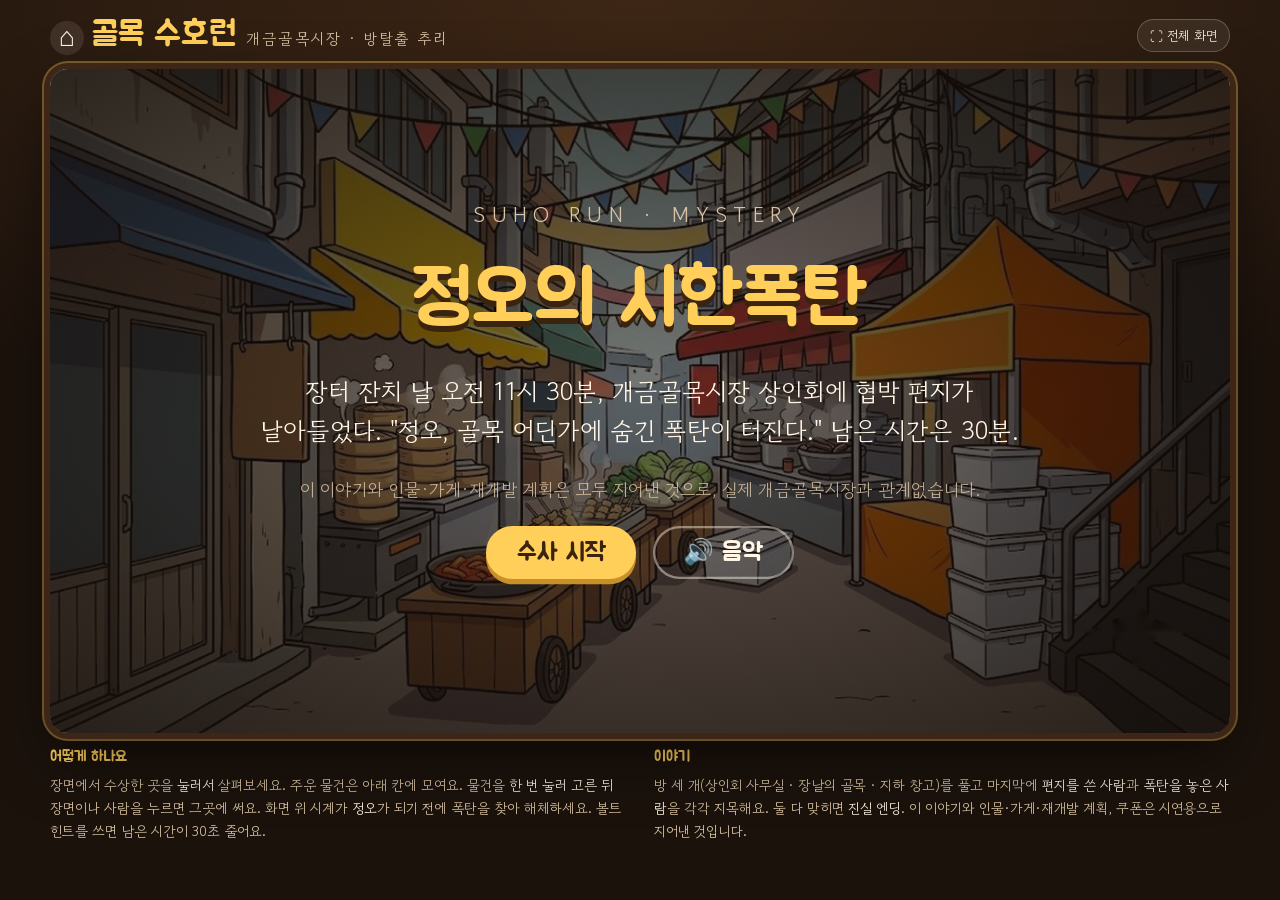
<file: gaegeum/index.html>
<!doctype html>
<html lang="ko">
<head>
<meta charset="utf-8">
<meta name="viewport" content="width=device-width,initial-scale=1,viewport-fit=cover">
<meta name="theme-color" content="#14110f">
<title>골목 수호런 · 정오의 시한폭탄 (개금골목시장)</title>
<script src="../common/sites.js?v=20261030c"></script>
<script src="../common/feedback.js?v=20261030b" defer></script>
<script src="../common/wallet.js?v=20261022a"></script>
<script src="../common/opening.js?v=20261022a"></script>
<link rel="preconnect" href="https://fonts.googleapis.com">
<link href="https://fonts.googleapis.com/css2?family=Jua&family=Gowun+Dodum&family=Noto+Sans+KR:wght@400;700;900&display=swap" rel="stylesheet">
<style>
:root{--ink:#1b120c;--paper:#fff6e6;--gold:#ffcf5a;--gold2:#c9902a;--red:#e2533a;--mint:#6ff2d6;--muted:#d9c4a6;--panel:rgba(32,20,12,.92)}
html{background:var(--ink)}
body{margin:0;min-height:100vh;color-scheme:dark;color:var(--paper);font-family:'Gowun Dodum','Noto Sans KR',sans-serif;background:var(--ink);
  background-image:radial-gradient(120% 70% at 50% 0%,#3d2615,var(--ink) 70%);padding:14px 16px;box-sizing:border-box;display:flex;flex-direction:column;align-items:center;gap:12px;-webkit-tap-highlight-color:transparent}
[hidden]{display:none!important}
*{box-sizing:border-box}
.bar,#wrap,.info{width:min(100%,1180px,calc((100vh - 190px) * 16 / 9));min-width:min(100%,320px)}
@supports (height:100dvh){.bar,#wrap,.info{width:min(100%,1180px,calc((100dvh - 190px) * 16 / 9))}}
.bar{display:flex;align-items:center;justify-content:space-between;gap:12px;flex-wrap:wrap}
.bar h1{font-family:'Jua',sans-serif;font-weight:400;font-size:clamp(22px,3.2vw,34px);margin:0;color:var(--gold);white-space:nowrap}
.bar h1 small{font-family:'Gowun Dodum',sans-serif;font-size:.45em;color:var(--muted);letter-spacing:.1em;margin-left:.6em;vertical-align:middle}
.home{display:inline-flex;align-items:center;justify-content:center;width:1.25em;height:1.25em;margin-right:.3em;border-radius:50%;background:rgba(255,246,230,.1);color:var(--paper);text-decoration:none;font-size:.8em;vertical-align:middle}
.tbtn{font:inherit;font-size:13px;color:var(--paper);background:rgba(255,246,230,.08);border:1px solid rgba(255,246,230,.22);border-radius:999px;padding:6px 12px;cursor:pointer;text-decoration:none}
.info{display:grid;grid-template-columns:1fr 1fr;gap:12px 28px;font-size:14px;line-height:1.65;color:var(--muted)}
.info h3{margin:0 0 4px;font-family:'Jua',sans-serif;font-weight:400;font-size:15px;color:var(--gold)}
.info b{color:var(--paper);font-weight:400}
@media (max-width:720px){.info{grid-template-columns:1fr}}

/* ===== 게임 화면 ===== */
#wrap{position:relative;aspect-ratio:16/9;border-radius:18px;overflow:hidden;container-type:size;background:#0d0805;
  box-shadow:0 0 0 6px #3d2615,0 0 0 8px rgba(255,207,90,.35),0 24px 60px rgba(0,0,0,.5);-webkit-user-select:none;user-select:none}
body.playing{padding:0;overflow:hidden}
body.playing .bar,body.playing .info{display:none}
body.playing #wrap{position:fixed;inset:0;margin:auto;width:min(100vw,calc(100vh * 16 / 9));height:auto;border-radius:0;box-shadow:none}
@supports (height:100dvh){body.playing #wrap{width:min(100vw,calc(100dvh * 16 / 9))}}
.layer{position:absolute;inset:0}
#scene{background:#000}
#bg{position:absolute;inset:0;width:100%;height:100%;object-fit:cover;transition:opacity .5s}
#hots button{position:absolute;background:transparent;border:0;padding:0;cursor:pointer;border-radius:1.2cqw}
#hots button:hover,#hots button:focus-visible{outline:.35cqw dashed rgba(255,207,90,.85);outline-offset:-.2cqw;background:rgba(255,207,90,.08)}
#hots button.glow{animation:glow 1.4s ease-in-out infinite}
@keyframes glow{50%{box-shadow:0 0 2cqw .6cqw rgba(255,207,90,.75)}}
#hots .sign{position:absolute;display:flex;flex-direction:column;align-items:center;justify-content:center;pointer-events:none;color:#3a230f;font-family:'Jua',sans-serif;line-height:1.05;text-align:center}
#hots .sign b{font-weight:400;font-size:2cqw}#hots .sign i{font-style:normal;font-size:1.3cqw;opacity:.8}
#hots .who{border-radius:50%!important;background:rgba(255,246,230,.18)!important;border:.3cqw solid var(--gold)!important;overflow:hidden;box-shadow:0 .6cqw 1.4cqw rgba(0,0,0,.5)}
#hots .who img{width:100%;height:100%;object-fit:cover;object-position:top}
#hots .who span{position:absolute;left:50%;bottom:-2.6cqw;transform:translateX(-50%);white-space:nowrap;font-size:1.3cqw;background:var(--panel);padding:.1cqw .8cqw;border-radius:9px;color:var(--paper)}
#hots .whowrap{position:absolute}
#hots .jar{position:absolute;pointer-events:none;filter:drop-shadow(0 .4cqw .4cqw rgba(0,0,0,.4))}
.exit{position:absolute;right:1.6cqw;bottom:14cqh;font-family:'Jua',sans-serif;font-size:2.1cqw;border:0;border-radius:999px;padding:1cqw 2.2cqw;background:var(--gold);color:#3a230f;box-shadow:0 .5cqw 0 var(--gold2);cursor:pointer;animation:glow 1.4s infinite}
/* 위쪽 표시 */
#hud{position:absolute;left:0;right:0;top:0;display:flex;align-items:center;gap:1cqw;padding:1.2cqw 1.6cqw;pointer-events:none;
  background:linear-gradient(rgba(0,0,0,.55),transparent)}
#hud>*{pointer-events:auto}
#roomName{font-family:'Jua',sans-serif;font-size:2.2cqw;color:var(--gold);text-shadow:0 .2cqw 0 #000}
#clock{font-family:'Jua',sans-serif;font-size:2cqw;background:rgba(0,0,0,.45);padding:.3cqw 1.2cqw;border-radius:999px;font-variant-numeric:tabular-nums}
#hud .sp{flex:1}
.hbtn{font-family:'Jua',sans-serif;font-size:1.8cqw;color:var(--paper);background:rgba(32,20,12,.8);border:.2cqw solid rgba(255,207,90,.6);border-radius:999px;padding:.5cqw 1.4cqw;cursor:pointer;display:inline-flex;align-items:center;gap:.5cqw}
.hbtn img{height:2.6cqw}
#clock.hurry{background:#b71c1c;animation:glow 1s infinite}
#scene.dark #bg{filter:brightness(.18) saturate(.6)}
#title .disc{font-size:1.5cqw;color:var(--muted);opacity:.85}
/* 아이템 */
#inv{position:absolute;left:1.4cqw;bottom:1.4cqw;display:flex;gap:.8cqw;padding:.8cqw;border-radius:1.6cqw;background:rgba(20,12,7,.72);border:.15cqw solid rgba(255,207,90,.3);max-width:88%;flex-wrap:wrap}
#inv:empty{display:none}
#inv button{width:5.6cqw;height:5.6cqw;border-radius:1.2cqw;border:.2cqw solid rgba(255,246,230,.25);background:rgba(255,246,230,.08);padding:.4cqw;cursor:pointer;position:relative}
#inv button img{width:100%;height:100%;object-fit:contain}
#inv button.sel{border-color:var(--gold);background:rgba(255,207,90,.25);box-shadow:0 0 1.2cqw rgba(255,207,90,.7)}
#inv button.ev::after{content:'증거';position:absolute;right:-.4cqw;top:-.6cqw;font-size:1cqw;background:var(--red);color:#fff;border-radius:6px;padding:0 .4cqw}
#selHint{position:absolute;left:50%;bottom:10.5cqw;transform:translateX(-50%);font-size:1.6cqw;background:var(--panel);padding:.4cqw 1.4cqw;border-radius:999px;border:.15cqw solid var(--gold);pointer-events:none}
/* 대화 */
#talk{position:absolute;left:2cqw;right:2cqw;bottom:2cqw;min-height:15cqw;display:flex;gap:1.6cqw;align-items:flex-end;cursor:pointer;z-index:9}
#talk .face{width:17cqw;flex-shrink:0;align-self:flex-end;filter:drop-shadow(0 .6cqw 1cqw rgba(0,0,0,.6))}
#talk .face img{width:100%;display:block}
#talk .box{flex:1;background:var(--panel);border:.25cqw solid rgba(255,207,90,.55);border-radius:1.8cqw;padding:1.4cqw 2cqw 1.6cqw;min-height:13cqw;position:relative}
#talk .name{font-family:'Jua',sans-serif;font-size:2cqw;color:var(--gold);margin-bottom:.4cqw}
#talk .text{font-size:2.15cqw;line-height:1.55;word-break:keep-all;white-space:pre-line}
#talk .next{position:absolute;right:1.6cqw;bottom:.8cqw;font-size:1.4cqw;color:var(--muted);animation:bob 1s infinite}
@keyframes bob{50%{transform:translateY(-.4cqw)}}
#talk.flash .box{background:rgba(48,34,20,.9);font-style:italic}
/* 창(가까이 보기·퍼즐·수첩·추리) */
#modal{position:absolute;inset:0;background:rgba(10,6,3,.72);display:flex;align-items:center;justify-content:center;z-index:6;backdrop-filter:blur(2px)}
#modal .card{position:relative;width:min(80cqw,860px);max-height:88cqh;overflow:auto;background:#2a1a0f;border:.3cqw solid var(--gold);border-radius:2cqw;padding:2.4cqw 3cqw;box-shadow:0 2cqw 5cqw rgba(0,0,0,.6)}
#modal h2{margin:0 0 1cqw;font-family:'Jua',sans-serif;font-weight:400;font-size:2.8cqw;color:var(--gold)}
#modal p{margin:.5cqw 0;font-size:2cqw;line-height:1.6;word-break:keep-all}
#modal .x{position:absolute;right:1.4cqw;top:1.2cqw;font-family:'Jua',sans-serif;font-size:2cqw;background:none;border:0;color:var(--muted);cursor:pointer}
#modal .zoom{width:100%;aspect-ratio:16/8;border-radius:1.2cqw;background-repeat:no-repeat;border:.2cqw solid rgba(255,246,230,.25);margin-bottom:1cqw}
#modal .row{display:flex;gap:1.2cqw;flex-wrap:wrap;justify-content:center;margin-top:1.4cqw}
.btn{font-family:'Jua',sans-serif;font-size:2.1cqw;border:0;border-radius:999px;padding:.9cqw 2.6cqw;background:var(--gold);color:#3a230f;box-shadow:0 .45cqw 0 var(--gold2);cursor:pointer}
.btn.ghost{background:transparent;color:var(--paper);box-shadow:inset 0 0 0 .2cqw rgba(255,246,230,.45)}
.btn[disabled]{opacity:.4;cursor:default}
.note{background:#f4e6c4;color:#3a230f;border-radius:1cqw;padding:1.6cqw 2cqw;font-size:2.1cqw;line-height:1.7;transform:rotate(-1deg);box-shadow:0 .6cqw 1.4cqw rgba(0,0,0,.4)}
.note b{color:#b0331f}
/* 금고 다이얼 */
.dial{display:flex;gap:1.6cqw;justify-content:center;margin:1.6cqw 0}
.dial div{display:flex;flex-direction:column;align-items:center;gap:.4cqw}
.dial button{font-family:'Jua',sans-serif;font-size:2cqw;width:7cqw;border:0;border-radius:.8cqw;background:#4a3020;color:var(--paper);cursor:pointer;padding:.3cqw 0}
.dial span{font-family:'Jua',sans-serif;font-size:5cqw;width:7cqw;text-align:center;background:#11161a;color:#9ff;border-radius:1cqw;border:.3cqw solid #556}
/* 자물쇠 기호 */
.symrow{display:flex;gap:1.2cqw;justify-content:center;margin:1.2cqw 0}
.slot{width:9cqw;height:9cqw;border-radius:1.2cqw;border:.3cqw dashed rgba(255,207,90,.6);display:flex;align-items:center;justify-content:center;font-size:5cqw;background:rgba(0,0,0,.25)}
.sym{font-size:4.4cqw;width:10cqw;height:10cqw;border-radius:1.2cqw;border:.2cqw solid rgba(255,246,230,.3);background:rgba(255,246,230,.08);cursor:pointer;display:flex;flex-direction:column;align-items:center;justify-content:center;color:var(--paper)}
.sym small{font-size:1.3cqw;font-family:'Jua',sans-serif}
/* 장독 퍼즐 */
.jars{display:grid;grid-template-columns:repeat(3,9.5cqw);gap:1cqw;justify-content:center;margin:1.2cqw 0}
.jars button{width:9.5cqw;height:9.5cqw;border:0;background:url(img/jar.png) center/contain no-repeat;cursor:pointer;position:relative}
.jars button img{position:absolute;left:50%;top:6%;width:52%;transform:translateX(-50%);filter:drop-shadow(0 .2cqw .2cqw rgba(0,0,0,.5))}
.jars button.ok{filter:drop-shadow(0 0 1cqw rgba(111,242,214,.9))}
.legend{display:flex;gap:2cqw;justify-content:center;font-size:1.7cqw;align-items:center}
.legend img{height:3.4cqw;vertical-align:middle}
/* 영상 */
.video{position:relative;width:78%;margin:0 auto;aspect-ratio:16/9;border-radius:1cqw;overflow:hidden;background:#000;border:.3cqw solid #222}
.video img.bgv{position:absolute;inset:0;width:100%;height:100%;object-fit:cover;filter:saturate(.7) brightness(.8)}
.video .who{position:absolute;bottom:4%;height:62%}
.video .rec{position:absolute;left:2%;top:3%;font-family:'Jua',sans-serif;font-size:2cqw;color:#ff4c4c}
.video .tc{position:absolute;right:2%;top:3%;font-family:'Jua',sans-serif;font-size:2cqw;color:#fff;background:rgba(0,0,0,.5);padding:0 .8cqw;border-radius:.6cqw}
.video .cap{position:absolute;left:0;right:0;bottom:0;padding:.6cqw 1.4cqw;background:rgba(0,0,0,.6);font-size:1.6cqw}
input[type=range]{width:100%;accent-color:var(--gold);margin:1cqw 0}
/* 수첩 */
.nb{display:grid;grid-template-columns:1fr 1fr;gap:1.4cqw}
.nb h3{font-family:'Jua',sans-serif;font-weight:400;font-size:2cqw;color:var(--gold);margin:0 0 .4cqw}
.nb ul{margin:0;padding-left:2cqw;font-size:1.75cqw;line-height:1.6}
.nb li.no{color:#8d7b66}
/* 추리 */
.pick{display:grid;gap:1.2cqw;margin:1.2cqw 0}
.pick.p4{grid-template-columns:repeat(4,1fr)}.pick.p3{grid-template-columns:repeat(3,1fr)}
.pick button{font:inherit;font-size:1.7cqw;color:var(--paper);background:rgba(255,246,230,.07);border:.25cqw solid rgba(255,246,230,.2);border-radius:1.4cqw;padding:1cqw;cursor:pointer;display:flex;flex-direction:column;align-items:center;gap:.5cqw}
.pick button img{height:9cqw;max-width:100%;object-fit:contain}
.pick button.on{border-color:var(--gold);background:rgba(255,207,90,.2)}
.pick button b{font-family:'Jua',sans-serif;font-weight:400;font-size:1.9cqw}
/* 타이틀·회상·엔딩 */
#title{background:center/cover no-repeat;display:flex;flex-direction:column;align-items:center;justify-content:center;gap:2cqw;text-align:center;z-index:8}
#title::before{content:'';position:absolute;inset:0;background:radial-gradient(70% 70% at 50% 50%,rgba(20,12,7,.55),rgba(20,12,7,.88))}
#title>*{position:relative}
#title .eyebrow{font-size:1.8cqw;letter-spacing:.3em;color:var(--muted)}
#title h2{margin:0;font-family:'Jua',sans-serif;font-weight:400;font-size:6.4cqw;color:var(--gold);text-shadow:0 .5cqw 0 #3a230f}
#title p{margin:0;font-size:2.1cqw;line-height:1.6;max-width:66cqw;word-break:keep-all}
#title .row{display:flex;gap:1.4cqw;flex-wrap:wrap;justify-content:center}
#title .best{font-size:1.7cqw;color:var(--muted)}
#flash{z-index:7;background:#000}
#flash img{position:absolute;inset:0;width:100%;height:100%;object-fit:cover;animation:kb 14s ease-out forwards}
@keyframes kb{from{transform:scale(1.08)}to{transform:scale(1)}}
#flash .ov .sign{position:absolute;display:flex;flex-direction:column;align-items:center;justify-content:center;font-family:'Jua',sans-serif;color:#3a230f;text-align:center;line-height:1.1;animation:tin2 1.6s ease-out}
#flash .ov .sign b{font-weight:400;font-size:3cqw}#flash .ov .sign i{font-style:normal;font-size:1.6cqw}
@keyframes tin2{from{opacity:0;transform:scale(.9)}to{opacity:1}}
#flash .yr{position:absolute;left:3cqw;top:3cqw;font-family:'Jua',sans-serif;font-size:3cqw;color:#f4e6c4;text-shadow:0 .3cqw .6cqw #000}
#toast{position:absolute;left:50%;top:9cqw;transform:translateX(-50%);background:var(--panel);border:.2cqw solid var(--gold);border-radius:999px;padding:.7cqw 2cqw;font-size:1.9cqw;z-index:10;pointer-events:none;white-space:nowrap;animation:tin 2.4s forwards}
@keyframes tin{0%{opacity:0;transform:translate(-50%,-1cqw)}10%,80%{opacity:1;transform:translate(-50%,0)}100%{opacity:0}}
.coupon{display:flex;gap:1.4cqw;align-items:center;background:#f4e6c4;color:#3a230f;border-radius:1.2cqw;padding:1cqw 1.6cqw;margin:.6cqw 0;font-size:1.8cqw}
.coupon b{font-family:'Jua',sans-serif;font-weight:400;font-size:2.1cqw}
.coupon code{margin-left:auto;font-size:1.6cqw;background:#3a230f;color:var(--gold);padding:.2cqw .8cqw;border-radius:.6cqw}
.rank{font-size:1.8cqw;margin:.6cqw 0 0;padding-left:2.4cqw}
</style>
</head>
<body>
<div class="bar">
  <h1><a class="home" href="../" aria-label="수호런 홈">⌂</a>골목 수호런<small>개금골목시장 · 방탈출 추리</small></h1>
  <div><button class="tbtn" id="fsBtn">⛶ 전체 화면</button></div>
</div>

<div id="wrap">
  <div id="scene" class="layer">
    <img id="bg" alt="">
    <div id="hots" class="layer"></div>
  </div>
  <div id="hud" hidden>
    <span id="roomName"></span><span id="clock">04:00</span><span class="sp"></span>
    <button class="hbtn" id="noteBtn">📒 수사 수첩</button>
    <button class="hbtn" id="hintBtn"><img src="../common/sprites/bot_a.png" alt="">볼트 힌트</button>
    <button class="hbtn bgmBtn" id="bgmBtn">🔊 음악</button>
    <button class="hbtn" id="menuBtn" aria-label="멈춤">Ⅱ</button>
  </div>
  <div id="inv"></div>
  <div id="selHint" hidden></div>
  <div id="talk" hidden><div class="face"><img alt=""></div><div class="box"><div class="name"></div><div class="text"></div><div class="next">▼ 눌러서 계속</div></div></div>
  <div id="flash" class="layer" hidden><img alt=""><div class="yr"></div><div class="ov"></div></div>
  <div id="modal" hidden><div class="card"><button class="x" aria-label="닫기">✕</button><div class="body"></div></div></div>
  <div id="title" class="layer">
    <div class="eyebrow">SUHO RUN · MYSTERY</div>
    <h2>정오의 시한폭탄</h2>
    <p>장터 잔치 날 오전 11시 30분, 개금골목시장 상인회에 협박 편지가 날아들었다. "정오, 골목 어딘가에 숨긴 폭탄이 터진다." 남은 시간은 30분.</p><p class="disc">이 이야기와 인물·가게·재개발 계획은 모두 지어낸 것으로, 실제 개금골목시장과 관계없습니다.</p>
    <div class="row"><button class="btn" id="startBtn">수사 시작</button><button class="btn ghost" id="contBtn" hidden>이어서 하기</button><button class="btn ghost bgmBtn" id="bgmBtn2">🔊 음악</button></div>
    <div class="best" id="bestLine"></div>
  </div>
</div>

<div class="info">
  <div><h3>어떻게 하나요</h3>장면에서 수상한 곳을 <b>눌러서</b> 살펴보세요. 주운 물건은 아래 칸에 모여요. 물건을 <b>한 번 눌러 고른 뒤</b> 장면이나 사람을 누르면 그곳에 써요. 화면 위 시계가 <b>정오</b>가 되기 전에 폭탄을 찾아 해체하세요. 볼트 힌트를 쓰면 남은 시간이 30초 줄어요.</div>
  <div><h3>이야기</h3>방 세 개(상인회 사무실 · 장날의 골목 · 지하 창고)를 풀고 마지막에 <b>편지를 쓴 사람</b>과 <b>폭탄을 놓은 사람</b>을 각각 지목해요. 둘 다 맞히면 <b>진실 엔딩</b>. 이 이야기와 인물·가게·재개발 계획, 쿠폰은 시연용으로 지어낸 것입니다.</div>
</div>

<script>
'use strict';
const $=id=>document.getElementById(id);
const SITE_ID='gaegeum',W=window.SuhoWallet||null,SAVE='gaegeum.save.v1',BEST='gaegeum.best.v1';
const SEASON=(()=>{const s=W&&W.site(SITE_ID);return s&&s.season?s.season.id:'s1-gaegeum'})();
const IMG=k=>'img/'+k+'?v=2';
const FACE={suho:'../common/sprites/g_hero.png',bolt:'../common/sprites/bot_a.png',boltH:'../common/sprites/bot_happy.png',soon:IMG('p_soon.png'),park:IMG('p_park.png'),miyoung:IMG('p_miyoung.png'),jiwoo:IMG('p_jiwoo.png'),kang:IMG('p_kang.png'),police:IMG('p_police.png')};
const NAME={suho:'진수호',bolt:'볼트',boltH:'볼트',soon:'순덕 회장',park:'골목밀면 박 영감',miyoung:'개금손만두 미영 사장',jiwoo:'꽃집 지우',kang:'시행사 강 실장',police:'경찰',nar:''};
const ITEMS={
  letter:{n:'협박 편지',img:'i_letter.png',d:'누렇게 바랜 옛 신문에서 글자를 오려 붙인 편지. 오린 자리 귀퉁이에 "1966. 3." 날짜가 보인다.',ev:1},
  env:{n:'밀가루 묻은 봉투',img:'i_env.png',d:'편지가 들어 있던 봉투. 하얀 가루가 묻어 있다.',ev:1},
  flash:{n:'손전등',img:'i_flash.png',d:'사무실 책상 서랍에서 찾은 손전등.'},
  cctv:{n:'CCTV 녹화',img:'i_photo.png',d:'상인회 CCTV의 오늘 오전 녹화. 눌러서 돌려 보기.'},
  fake:{n:'가짜 폭탄',img:'i_fake.png',d:'손수레 뒤 상자 속. 싸구려 알람시계와 밀가루 반죽뿐이다.'},
  note:{n:'미안하다 쪽지',img:'i_note.png',d:'가짜 폭탄 속 쪽지: "아무도 다치게 할 생각은 없었다. 골목을 지켜 다오. — 골목의 유령"',ev:1},
  noteM:{n:'쪽지(밀면집 글씨)',img:'i_note.png',d:'쪽지의 글씨가 골목밀면 메뉴판 글씨와 똑같다. 삐침이 긴 "ㅁ".',ev:1},
  receipt:{n:'꽃 배달 영수증',img:'i_receipt.png',d:'지우의 배달 영수증. "11:18 시행사 홍보 부스 — 사람 없음, 부스 앞에 두고 감".',ev:1},
  ledger:{n:'열쇠 대여 장부',img:'i_ledger.png',d:'지하 창고 열쇠 대여 기록. "10/14 시행사 설명회용 — 강, 미반납".',ev:1},
  flour:{n:'밀가루 포대 영수증',img:'i_flour.png',d:'만두집에서 오늘 아침 밀가루 세 포대를 들였다는 영수증.',ev:1},
  doc:{n:'보상금 안내문',img:'i_doc.png',d:'꽃집 앞에 떨어진 시행사의 보상금 안내문. 지우 이름이 적혀 있다.',ev:1},
  keys:{n:'반찬가게 여분 열쇠',img:'i_keys.png',d:'순덕 회장 반찬가게의 여분 열쇠 꾸러미.',ev:1},
  cctvcap:{n:'CCTV 캡처 11:20',img:'i_photo.png',d:'11시 20분, 똑같은 상자 두 개와 주황색 조끼 소매가 한 상자를 창고 계단으로 옮기는 장면.',ev:1},
  photo:{n:'배달 오토바이 사진',img:'i_photo.png',d:'11시쯤 골목에 세워 둔 배달 오토바이. 번호판이 흐릿하다.',ev:1},
};
const ROOMS={office:{name:'방 1 · 상인회 사무실',bg:'bg_office.jpg'},market:{name:'방 2 · 장날의 골목',bg:'bg_market.jpg'},base:{name:'방 3 · 지하 창고',bg:'bg_base.jpg'}};
const STORES=['골목밀면','개금손만두','맛난순대'];   // 방마다 한 곳씩 (시연용 가상 가게)
const MASTER='개금골목 상인회';
const LIMIT=30*60;   // 정오까지 30분

/* ---------- 상태 ---------- */
let S=null,sel=null,clockT=null;
function fresh(){return {room:'office',f:{},inv:[],notes:[],elapsed:0,left:LIMIT,hints:0,stage:0,tries:0}}
function save(){try{localStorage.setItem(SAVE,JSON.stringify(S))}catch(e){}}
function loadSave(){try{return JSON.parse(localStorage.getItem(SAVE))}catch(e){return null}}
function has(k){return S.inv.includes(k)}
function give(k,quiet){if(has(k))return;S.inv.push(k);renderInv();if(!quiet)toast('얻음: '+ITEMS[k].n);sfx('get')}
function note(t){if(!S.notes.includes(t))S.notes.push(t)}
function toast(t){const d=document.createElement('div');d.id='toast';d.textContent=t;$('wrap').appendChild(d);setTimeout(()=>d.remove(),2400)}

/* ---------- 소리 ---------- */
let AC=null;
function sfx(k){try{AC=AC||new (window.AudioContext||window.webkitAudioContext)();const t=AC.currentTime;
  const seq={get:[[660,.08],[990,.12]],ok:[[523,.1],[659,.1],[784,.18]],no:[[220,.16],[180,.2]],tap:[[440,.04]],page:[[330,.05]]}[k]||[[440,.05]];
  let at=t;for(const [f,d] of seq){const o=AC.createOscillator(),g=AC.createGain();o.type='triangle';o.frequency.value=f;g.gain.setValueAtTime(.12,at);g.gain.exponentialRampToValueAtTime(.001,at+d);o.connect(g);g.connect(AC.destination);o.start(at);o.stop(at+d+.02);at+=d*.9}}catch(e){}}


const BGM_KEY='gaegeum.bgm';
const MOODS={   // 개금: 작게 튕기는 반복 음형 (E단조), 남은 시간이 줄면 살짝 빨라짐 · 회상은 오르골
  title:{style:'ost',tempo:80,dens:.7,chords:[[52,55,59,64],[48,52,55,60],[45,48,52,57],[47,51,54,59]]},
  office:{style:'ost',tempo:84,dens:.75,chords:[[52,55,59,64],[48,52,55,60],[45,48,52,57],[47,51,54,59]]},
  market:{style:'ost',tempo:90,dens:.85,chords:[[52,55,59,64],[50,53,57,62],[48,52,55,60],[47,51,54,59]]},
  base:{style:'ost',tempo:76,dens:.55,chords:[[52,55,59,64],[53,57,60,65],[52,55,59,64],[47,51,54,59]]},
  deduce:{style:'ost',tempo:86,dens:.8,chords:[[45,48,52,57],[41,45,48,53],[43,47,50,55],[40,44,47,52]]},
  flash:{style:'box',tempo:54,chords:[[48],[45],[41],[43]],line:[76,74,72,67,69,72,74,76,79,76,74,72,71,72,74,72]},
  end:{style:'box',tempo:66,chords:[[48],[43],[45],[41]],line:[72,76,79,76,74,77,81,77,72,76,79,84,83,79,77,74]},
};
/* ---------- 배경음악: 조용하고 은은한 수사 음악 (웹오디오로 그 자리에서 연주, 낮게 웅웅대는 소리 없음) ---------- */
const BGM={urg:0,on:true,mood:'',ctx:null,out:null,timer:null,next:0,step:0,bar:0};
try{BGM.on=localStorage.getItem(BGM_KEY)!=='off'}catch(e){}
const mtof=m=>440*Math.pow(2,(m-69)/12);
function bgmInit(){if(BGM.ctx)return true;try{AC=AC||new (window.AudioContext||window.webkitAudioContext)();}catch(e){return false}
  const c=AC;BGM.ctx=c;BGM.out=c.createGain();BGM.out.gain.value=0;
  const hp=c.createBiquadFilter();hp.type='highpass';hp.frequency.value=180;   // 낮은 웅웅 소리는 걸러 냄
  const lp=c.createBiquadFilter();lp.type='lowpass';lp.frequency.value=5200;
  BGM.out.connect(hp);hp.connect(lp);lp.connect(c.destination);
  const dl=c.createDelay(1);dl.delayTime.value=.36;const fb=c.createGain();fb.gain.value=.32;const wet=c.createGain();wet.gain.value=.28;const dlp=c.createBiquadFilter();dlp.type='lowpass';dlp.frequency.value=2600;
  dl.connect(dlp);dlp.connect(fb);fb.connect(dl);dlp.connect(wet);wet.connect(BGM.out);BGM.echo=dl;
  BGM.next=c.currentTime+.2;BGM.timer=setInterval(bgmTick,80);return true}
// 소리 빛깔: keys(부드러운 피아노), pluck(작게 튕기는 소리), bell(맑은 종), box(오르골)
function tone(t,f,dur,vol,kind){const c=BGM.ctx,g=c.createGain();
  const parts=kind==='bell'?[[1,1],[2.76,.18],[5.4,.06]]:kind==='box'?[[1,1],[4,.12]]:kind==='pluck'?[[1,1],[2,.25]]:[[1,1],[2,.22],[3,.06]];
  const atk=kind==='keys'?.025:.005;
  g.gain.setValueAtTime(0,t);g.gain.linearRampToValueAtTime(vol,t+atk);g.gain.exponentialRampToValueAtTime(.0005,t+dur);
  for(const [m,a] of parts){const o=c.createOscillator(),og=c.createGain();o.type=kind==='pluck'?'triangle':'sine';o.frequency.value=f*m;og.gain.value=a;o.connect(og);og.connect(g);o.start(t);o.stop(t+dur+.05)}
  g.connect(BGM.out);g.connect(BGM.echo)}
function bgmTick(){const c=BGM.ctx;if(!c||!BGM.mood)return;const M=MOODS[BGM.mood];if(!M)return;
  const tempo=M.tempo*(BGM.urg>=2?1.18:BGM.urg?1.08:1),e8=60/tempo/2;
  while(BGM.next<c.currentTime+.3){const t=BGM.next,st=BGM.step++,pos=st%8;if(pos===0&&st>0)BGM.bar++;
    const ch=M.chords[BGM.bar%M.chords.length];
    if(M.style==='arp'){   // 국밥: 따뜻한 피아노 분산화음
      if(pos===0)tone(t,mtof(ch[0]),e8*7,.045,'keys');
      if(pos%2===0){const n=ch[1+((pos/2)%(ch.length-1))]+12;if(Math.random()<.85)tone(t,mtof(n),e8*3.2,.035,'keys')}
      if(pos===6&&Math.random()<M.mel){const sc=M.scale;tone(t,mtof(sc[Math.floor(Math.random()*sc.length)]+24),e8*4,.022,'bell')}}
    else if(M.style==='ost'){   // 개금: 작게 튕기는 반복 음형 (긴장되지만 조용하게)
      const pat=[0,2,1,2,3,2,1,2];const n=ch[pat[pos]%ch.length]+12+(pat[pos]===3?12:0);
      if(Math.random()<M.dens)tone(t,mtof(n),e8*1.6,pos%4===0?.04:.028,'pluck');
      if(pos===0&&BGM.bar%2===0)tone(t,mtof(ch[0]),e8*6,.03,'keys');
      if(BGM.urg>=2&&pos%2===0)tone(t,3000,.02,.012,'pluck');}
    else if(M.style==='box'){   // 회상·엔딩: 오르골
      if(pos%2===0){const n=M.line[(BGM.bar*4+pos/2)%M.line.length];tone(t,mtof(n),e8*5,.04,'box')}
      if(pos===0)tone(t,mtof(ch[0]+12),e8*7,.025,'keys');}
    BGM.next+=e8}}
function setMood(m){if(BGM.mood!==m){BGM.mood=m;BGM.bar=0;BGM.step=0}if(!BGM.ctx)return;BGM.out.gain.setTargetAtTime(BGM.on?2.1:0,BGM.ctx.currentTime,.8)}
function bgmToggle(){BGM.on=!BGM.on;try{localStorage.setItem(BGM_KEY,BGM.on?'on':'off')}catch(e){}
  if(BGM.on&&!BGM.ctx)bgmInit();if(BGM.ctx)BGM.out.gain.setTargetAtTime(BGM.on?2.1:0,BGM.ctx.currentTime,.3);if(BGM.on&&BGM.mood)setMood(BGM.mood);
  document.querySelectorAll('.bgmBtn').forEach(b=>b.textContent=BGM.on?'🔊 음악':'🔇 음악')}
function music(m){if(BGM.on)bgmInit();setMood(m)}
/* ---------- 대화 ---------- */
let talkQ=[],talkDone=null;
function say(lines,done){talkQ=lines.slice();talkDone=done||null;nextLine()}
function nextLine(){
  const L=talkQ.shift();
  if(!L){$('talk').hidden=true;const d=talkDone;talkDone=null;if(d)d();return}
  const [who,text]=L;const t=$('talk');t.hidden=false;t.classList.toggle('flash',who==='nar');
  const f=t.querySelector('.face');f.hidden=!FACE[who];if(FACE[who])f.querySelector('img').src=FACE[who];
  t.querySelector('.name').textContent=NAME[who]||'';t.querySelector('.text').textContent=text;sfx('page');
}
$('talk').addEventListener('click',nextLine);

/* ---------- 창 ---------- */
function modal(html,onClose){const m=$('modal');m.hidden=false;m.querySelector('.body').innerHTML=html;m._close=onClose||null;return m.querySelector('.body')}
function closeModal(){const m=$('modal');if(m.hidden)return;m.hidden=true;const c=m._close;m._close=null;if(c)c()}
$('modal').querySelector('.x').addEventListener('click',closeModal);
function look(title,text,zoom,done){
  const z=zoom?`<div class="zoom" style="background-image:url(${IMG(ROOMS[S.room].bg)});background-size:${zoom[2]}% auto;background-position:${zoom[0]}% ${zoom[1]}%"></div>`:'';
  modal(`<h2>${title}</h2>${z}${text}<div class="row"><button class="btn" data-ok>확인</button></div>`,done).querySelector('[data-ok]').onclick=closeModal;
}

/* ---------- 회상 ---------- */
function flashback(img,yr,lines,done,over){const f=$('flash');f.hidden=false;const prev=BGM.mood;music(img==='bg_end.jpg'?'end':'flash');f.querySelector('.ov').innerHTML=over||'';const i=f.querySelector('img');i.src=IMG(img);i.style.animation='none';void i.offsetWidth;i.style.animation='';
  f.querySelector('.yr').textContent=yr;say(lines,()=>{f.hidden=true;if(img!=='bg_end.jpg')music(prev);done&&done()})}

/* ---------- 장면 ---------- */
// 좌표는 1024×572 원본 기준 [x0,y0,x1,y1]
const P=(b)=>`left:${b[0]/10.24}%;top:${b[1]/5.72}%;width:${(b[2]-b[0])/10.24}%;height:${(b[3]-b[1])/5.72}%`;
function hot(box,label,fn,cls){const b=document.createElement('button');b.style.cssText=P(box);b.setAttribute('aria-label',label);if(cls)b.className=cls;
  b.onclick=()=>{if(!$('talk').hidden)return;sfx('tap');fn()};$('hots').appendChild(b);return b}
function person(who,x,y,size,fn){const w=document.createElement('div');w.className='whowrap';w.style.cssText=`left:${x/10.24}%;top:${y/5.72}%;width:${size/10.24}%;aspect-ratio:1`;
  const b=document.createElement('button');b.className='who';b.style.cssText='left:0;top:0;width:100%;height:100%';b.innerHTML=`<img src="${FACE[who]}" alt=""><span>${NAME[who]}</span>`;
  b.setAttribute('aria-label',NAME[who]+'와 이야기하기');b.onclick=()=>{if(!$('talk').hidden)return;sfx('tap');fn()};w.appendChild(b);$('hots').appendChild(w)}
function useOr(target,map,dflt){if(sel&&map[sel]){const k=sel;setSel(null);map[k]()}else if(sel){const k=sel;setSel(null);say([['bolt',`여기엔 ${ITEMS[k].n}을(를) 쓸 데가 없어 보여.`]])}else dflt()}

function enter(room,intro){
  S.room=room;const c=JSON.parse(JSON.stringify(S));delete c.snap;S.snap=c;save();setSel(null);music(room);
  $('bg').src=IMG(ROOMS[room].bg);$('roomName').textContent=ROOMS[room].name;
  build();if(intro)intro();
}
function build(){
  const h=$('hots');h.innerHTML='';
  $('scene').classList.remove('dark');({office:buildOffice,market:buildMarket,base:buildBase})[S.room]();
}

const END_SIGN=[452,464,573,524];
/* ===== 방 1: 상인회 사무실 ===== */
function buildOffice(){
  const F=S.f;
  const sg=document.createElement('div');sg.className='sign';sg.style.cssText=P([505,72,816,152]);sg.innerHTML='<b style="color:#f4e2bf">개금골목시장 상인회</b><i style="color:#e8cfa0">SINCE 1975</i>';$('hots').appendChild(sg);
  const wc=document.createElement('div');wc.id='wallclk';wc.style.cssText='position:absolute;left:86.48%;top:13%;width:5%;aspect-ratio:1;pointer-events:none';
  wc.innerHTML='<svg viewBox="-32 -32 64 64" style="width:100%;height:100%"><circle r="30" fill="rgb(221,212,205)"/><line id="wcH" x1="0" y1="0" x2="0" y2="-19" stroke="#1e1e1e" stroke-width="5" stroke-linecap="round"/><line id="wcM" x1="0" y1="0" x2="0" y2="-28" stroke="#1e1e1e" stroke-width="3" stroke-linecap="round"/><circle r="3" fill="#1e1e1e"/></svg>';$('hots').appendChild(wc);showClock();
  hot([536,356,650,400],'협박 편지',()=>{F.letter=1;give('letter',1);note('편지: "정오, 골목 어딘가에 숨긴 폭탄이 터진다" — 옛 신문 글자, 1966년 날짜');
    look('협박 편지',`<div class="note" style="font-family:'Jua',sans-serif;letter-spacing:.1em">정오, 골목 어딘가에 숨긴 <b>폭탄</b>이 터진다.<br>1966년의 <b>차가운 면</b>에서 시작해 1976년의 <b>주름</b>을 지나<br>40년 된 <b>냄새</b>가 멈추는 곳.<br>골목이 끝나기 싫으면 찾아라. — 골목의 유령</div><p>글자는 누렇게 바랜 옛 신문에서 오려 붙였다. 오린 귀퉁이에 <b>"1966. 3."</b> 날짜가 보인다.</p>`,null,build)});
  hot([464,352,536,390],'봉투',()=>{if(F.env){look('봉투','<p>편지가 들어 있던 봉투.</p>');return}F.env=1;give('env');say([['nar','봉투에 하얀 가루가 묻어 있다. 밀가루다.'],['bolt','밀가루라… 이 골목엔 밀가루 쓰는 가게가 한둘이 아니야.']],build)});
  hot([80,146,220,362],'시장 지도',mapPuzzle,F.letter&&!F.zone?'glow':'');
  hot([497,62,826,162],'상인회 현판',()=>{F.plaque=1;note('상인회 현판: 1975년 설립');look('상인회 현판','<p>"개금골목시장 상인회 · SINCE 1975". 먹거리 가게 몇 곳이 모여 시장이 된 해다.</p>')});
  hot([773,220,930,348],'CCTV 모니터',()=>{if(F.cctv){look('CCTV 모니터','<p>네 화면이 골목을 비춘다. 녹화 파일은 이미 챙겼다.</p>');return}cctvLock()});
  hot([656,170,762,302],'달력',()=>{note('달력: 다음 주 화요일 — 재개발 찬반 투표');look('달력','<p>다음 주 화요일에 빨간 글씨: <b>재개발 찬반 투표</b>. 시장을 허물고 아파트를 지을지 상인들이 정한다.</p>')});
  hot([603,408,702,548],'책상 서랍',()=>{if(F.flashGot){look('책상 서랍','<p>볼펜과 고무줄뿐이다.</p>');return}F.flashGot=1;give('flash');say([['nar','서랍 안쪽에서 손전등을 찾았다.']],build)});
  hot([720,482,798,572],'휴지통',()=>{if(F.photoGot){look('휴지통','<p>구겨진 종이뿐.</p>');return}F.photoGot=1;give('photo');say([['nar','구겨진 사진 한 장. 11시쯤 골목에 세워 둔 배달 오토바이다.'],['bolt','번호판이 흐릿해. 쓸모가 있을지는 모르겠다.']],build)});
  hot([928,132,1018,402],'옷걸이',()=>{if(F.keysGot){look('옷걸이','<p>상인회 조끼가 걸려 있다.</p>');return}F.keysGot=1;give('keys');say([['nar','조끼 주머니에서 열쇠 꾸러미가 나왔다. "반찬가게 여분"이라는 꼬리표.']],build)});
  hot([220,56,388,332],'창문',()=>look('창문','<p>창밖으로 장터 잔치 준비가 한창이다. 사람들이 점점 몰려든다.</p>'));
  if(F.zone&&F.cctv&&F.flashGot&&F.letter)exitBtn('골목으로 →',()=>roomClear(0,()=>enter('market',marketIntro)));
}
function mapPuzzle(){
  if(!S.f.letter){look('시장 지도','<p>골목이 거미줄처럼 얽힌 손그림 지도. 무엇을 찾아야 할지 먼저 알아야겠다.</p>');return}
  const pins=[{x:70,y:150,t:'골목밀면',y2:'1966'},{x:230,y:80,t:'개금손만두',y2:'1976'},{x:420,y:150,t:'맛난순대',y2:'40년'},{x:250,y:230,t:'반찬가게',y2:'1975'},{x:520,y:60,t:'떡집',y2:'1990'}];
  const zones=[{k:'가',x:140,y:230},{k:'나',x:330,y:30},{k:'다',x:560,y:170},{k:'라',x:40,y:40}];
  const body=modal(`<h2>시장 지도</h2><p style="font-size:1.7cqw">편지: 1966년의 <b>차가운 면</b>에서 시작해 1976년의 <b>주름</b>을 지나 40년 된 <b>냄새</b>가 멈추는 곳. 폭탄이 있을 구역을 고르세요.</p>
   <svg viewBox="0 0 640 270" style="width:100%;background:#f4e6c4;border-radius:1cqw">
    <g stroke="#b9a47a" stroke-width="22" stroke-linecap="round" fill="none"><path d="M40 150 H600"/><path d="M230 20 V250"/><path d="M420 150 V40 H600"/><path d="M40 40 V150"/><path d="M420 150 L590 200"/></g>
    ${pins.map(p=>`<g><circle cx="${p.x}" cy="${p.y}" r="11" fill="#c8553d"/><text x="${p.x}" y="${p.y-18}" text-anchor="middle" font-size="17" font-family="Jua" fill="#3a230f">${p.t}</text><text x="${p.x}" y="${p.y+30}" text-anchor="middle" font-size="14" fill="#6b4a2b">${p.y2}</text></g>`).join('')}
    ${zones.map(z=>`<g class="zone" data-k="${z.k}" style="cursor:pointer"><circle cx="${z.x}" cy="${z.y}" r="22" fill="#3d5a80" opacity=".85"/><text x="${z.x}" y="${z.y+7}" text-anchor="middle" font-size="20" font-family="Jua" fill="#fff">${z.k}</text></g>`).join('')}
   </svg>`,build);
  body.querySelectorAll('.zone').forEach(g=>g.onclick=()=>{if(g.dataset.k==='다'){sfx('ok');S.f.zone=1;note('폭탄 위치: 밀면(1966) → 만두(1976) → 순대(40년)를 지난 "다" 구역');closeModal();
      say([['suho','밀면집에서 시작해 만두집을 지나 순대집 냄새가 끝나는 곳… "다" 구역이야!'],['bolt','손수레들이 늘어선 골목 안쪽이네. CCTV도 확인하고 내려가자!']],build)}
    else{sfx('no');S.tries++;toast('거기는 순서가 안 맞아요')}});
}
function cctvLock(){
  const v=[0,0,0,0];
  const body=modal(`<h2>CCTV 녹화 잠금</h2><p>"비밀번호는 우리 상인회가 생긴 해" — 순덕 회장 메모</p>
   <div class="dial">${v.map((_,i)=>`<div><button data-u="${i}">▲</button><span id="d${i}">0</span><button data-d="${i}">▼</button></div>`).join('')}</div>
   <div class="row"><button class="btn" id="tryS">열기</button></div>`,build);
  body.querySelectorAll('[data-u],[data-d]').forEach(b=>b.onclick=()=>{const i=+(b.dataset.u??b.dataset.d);v[i]=(v[i]+(b.dataset.u!=null?1:9))%10;$('d'+i).textContent=v[i];sfx('tap')});
  $('tryS').onclick=()=>{if(v.join('')==='1975'){sfx('ok');S.f.cctv=1;closeModal();give('cctv');say([['bolt','열렸다! 오늘 오전 골목 녹화를 내 메모리에 담았어. 아래 칸에서 두 번 누르면 볼 수 있어.']],build)}
    else{sfx('no');toast('삐빅 — 비밀번호가 틀렸어요')}};
}

/* ===== 방 2: 장날의 골목 ===== */
function buildMarket(){
  const F=S.f;
  const mb=document.createElement('div');mb.className='sign';mb.style.cssText=P([162,236,226,334])+';writing-mode:vertical-rl';mb.innerHTML='<b style="font-size:1.6cqw;color:#f4e2bf">골목밀면</b>';$('hots').appendChild(mb);
  const bn=document.createElement('div');bn.className='sign';bn.style.cssText=P([700,206,830,250]);bn.innerHTML='<b style="font-size:1.4cqw;color:#fff">안전한 새 시장</b>';$('hots').appendChild(bn);
  hot([156,228,232,342],'골목밀면 메뉴판',()=>{if(sel==='note'){setSel(null);S.inv=S.inv.filter(k=>k!=='note');give('noteM');sfx('ok');F.hand=1;note('쪽지 글씨 = 골목밀면 메뉴판 글씨');
      say([['suho','"ㅁ" 삐침이 길게 뻗은 글씨… 쪽지랑 메뉴판 글씨가 똑같아!'],['bolt','가짜 폭탄을 놓은 사람은 밀면집 박 영감님이야.']],build);return}
    look('골목밀면 메뉴판','<p>붓으로 쓴 메뉴판. "물밀면 · 비빔밀면". "ㅁ"의 삐침이 유난히 길다.</p>')});
  hot([242,280,385,395],'만두 찜기',()=>look('만두 찜기','<p>대나무 찜기에서 김이 펑펑. 만두 냄새가 골목을 채운다.</p>'));
  hot([296,345,585,550],'손수레 세 대',()=>{if(F.carts){look('손수레','<p>길을 터 두었다.</p>');return}cartPuzzle()},F.zone&&!F.carts?'glow':'');
  if(F.carts)hot([558,388,648,450],'손수레 뒤 상자',()=>{if(F.fakeGot){look('빈 상자','<p>가짜 폭탄이 들어 있던 상자.</p>');return}F.fakeGot=1;give('fake',1);give('note');sfx('get');
    say([['nar','상자 안에는… 째깍거리는 싸구려 알람시계와 밀가루 반죽 한 덩이.'],['bolt','이건 폭탄이 아니야. 가짜야!'],['suho','쪽지가 있어. "아무도 다치게 할 생각은 없었다. 골목을 지켜 다오."'],['bolt','그런데 수호… 내 센서엔 진짜 째깍 소리가 아직 잡혀. 더 아래쪽에서!']],build)},F.fakeGot?'':'glow');
  hot([688,126,952,300],'홍보 부스',()=>look('시행사 홍보 부스','<p>"안전한 새 시장" 현수막. 옆에 똑같은 흰 스티로폼 상자가 잔뜩 쌓여 있다.</p>'));
  hot([772,316,918,528],'상자 더미',()=>look('스티로폼 상자 더미','<p>손수레 뒤 상자와 <b>똑같은</b> 상자들. 한 줄에 하나가 빠진 자리가 있다.</p>'));
  hot([920,250,1024,572],'창고 계단',()=>{if(!F.swap){say([['bolt','어디로 가야 할지 아직 몰라. CCTV를 먼저 돌려 보자.']]);return}if(!F.fakeGot){say([['bolt','"다" 구역 상자부터 확인하자.']]);return}roomClear(1,()=>enter('base',baseIntro))},F.swap&&F.fakeGot?'glow':'');
  person('park',20,250,96,talkPark);
  person('miyoung',300,120,90,talkMiyoung);
  person('jiwoo',470,230,90,talkJiwoo);
  person('kang',800,140,96,talkKang);
}
function marketIntro(){say([['nar','11시 40분. 잔치 손님들이 골목 입구로 몰려들기 시작했다.'],['bolt','"다" 구역은 손수레 뒤쪽이야. 상인들 이야기도 들어 보자.']])}
function cartPuzzle(){
  const order=[];const carts=[{k:'tteok',n:'떡 수레',e:'🍡'},{k:'eomuk',n:'어묵 수레',e:'🍢'},{k:'veg',n:'채소 수레',e:'🥬'}];
  const need=['tteok','eomuk','veg'];
  const body=modal(`<h2>손수레 치우기</h2><div class="note" style="font-size:1.8cqw">떡 수레 바퀴가 어묵 수레를 막고 있고, 어묵 수레가 비켜야 채소 수레가 빠진다.<br>막힌 수레부터 밀면 꿈쩍도 안 한다.</div>
   <div class="symrow">${carts.map(c=>`<button class="sym" data-k="${c.k}">${c.e}<small>${c.n}</small></button>`).join('')}</div>`,build);
  body.querySelectorAll('.sym').forEach(b=>b.onclick=()=>{const k=b.dataset.k;if(k===need[order.length]){order.push(k);b.disabled=true;b.style.opacity=.3;sfx('tap');
      if(order.length===3){sfx('ok');S.f.carts=1;closeModal();say([['nar','끼익— 손수레 세 대를 밀어 길을 텄다. 뒤에 흰 상자 하나가 보인다.']],build)}}
    else{sfx('no');toast('꿈쩍도 안 해요. 막고 있는 수레부터!')}});
}
function talkPark(){useOr('park',{
    letter:()=>say([['park','…1966년 신문이구먼. 우리 할망구랑 처음 손수레 끌던 해 신문이제.'],['park','그런 신문 아직 갖고 있는 사람, 이 골목에 나 말고 있나 모르겠다.']],()=>note('박 영감: 1966년 신문은 아내와 처음 장사하던 해의 신문')),
    noteM:()=>{if(S.f.parkConf)return say([['park','…내 상자는 가짜였다. 진짜는 내가 아니다.']]);S.f.parkConf=1;
      say([['suho','영감님, 이 쪽지 글씨… 메뉴판이랑 똑같아요.'],['park','(한참 말이 없다가) …그래, 편지는 내가 썼다.'],['park','다음 주 투표에서 골목이 없어지게 생겼는데, 아무도 관심이 없더라. 신문에라도 나면 사람들이 이 골목을 지켜 줄까 싶어서.']],()=>
      flashback('flash1.jpg','1966년 · 개금',[
        ['nar','1966년, 빈 공터에 손수레 하나. 젊은 춘자와 남편은 물밀면을 말아 팔았다.'],
        ['nar','손수레가 하나둘 늘어 골목이 되고, 골목이 시장이 됐다. 춘자는 3년 전 먼저 떠났다.'],
        ['park','할망구가 처음 수레 놓은 자리가 저 "다" 구역이다. 거기에 알람시계 하나 넣은 가짜 상자를 둔 기다. 아무도 안 다치게.'],
        ['park','근데… 째깍 소리가 아직 난다꼬? 그건 내 상자가 아이다!']],()=>{note('박 영감: 편지와 가짜 폭탄은 자기 짓. 진짜 폭탄은 모른다');build()}))},
    env:()=>say([['park','밀가루? 밀면 반죽에도 밀가루가 들어가지. 만두집도 마찬가지고.']]),
  },()=>say([['park','편지? 난 모른다. 면 삶느라 바쁘다.'],['park','…이 골목은 내 마누라가 처음 손수레 놓은 데다. 허물면 안 된다.']],()=>note('박 영감: 골목은 아내가 처음 손수레를 놓은 곳, 재개발 반대')))}
function talkMiyoung(){useOr('miyoung',{
    env:()=>say([['miyoung','밀가루요? 우리 집도 쓰지만 밀면집도 쓰고, 호떡집도 써요. 그걸로 의심하면 섭섭하죠~']]),
  },()=>{const L=[['miyoung','오늘 잔치라 만두 천 개 빚어요! 아침에 밀가루 세 포대 들였고요.'],['miyoung','아, 그러고 보니 11시 20분쯤 손수레 뒤에 똑같은 흰 상자가 두 개 나란히 있었어요. 조금 있다 보니 하나가 없어졌던데.']];
    say(L,()=>{give('flour',1);note('미영: 11시 20분쯤 손수레 뒤에 똑같은 상자 두 개, 곧 하나가 사라짐')})})}
function talkJiwoo(){useOr('jiwoo',{
    doc:()=>say([['jiwoo','보상금 안내문이요? 받으면 좋긴 하죠. 근데 저는 이 골목 단골 할머니들이 좋아서 가게 낸 거예요.']]),
  },()=>{say([['jiwoo','시행사 부스에 축하 꽃 배달 갔었는데, 11시 18분에 아무도 없더라고요. 부스 앞에 두고 왔어요.'],['jiwoo','여기 영수증이요. 아, 이 안내문은 아까 시행사 분이 주신 거예요.']],()=>{give('receipt',1);give('doc',1);note('지우: 11시 18분 시행사 부스는 비어 있었음')})})}
function talkKang(){useOr('kang',{
    receipt:()=>say([['kang','11시 18분이요? 잠깐 화장실 갔겠죠.'],['bolt','11시부터 쭉 부스에 있었다더니?']],()=>note('강 실장: 11시부터 계속 부스에 있었다 → 11:18 부스 비어 있음')),
    cctvcap:()=>say([['kang','주황 조끼야 우리 직원 다 입습니다. 오늘 온 직원은 저 하나지만… 그게 뭐 어떻다는 거죠?'],['bolt','방금 "저 하나"라고 했어.']]),
    letter:()=>say([['kang','무섭네요. 이래서 낡은 시장은 안 됩니다. 안전한 새 시장이 필요해요.']]),
  },()=>say([['kang','시행사 강 실장입니다. 안전한 새 시장, 다음 주 투표 잘 부탁드립니다.'],['kang','저는 11시부터 쭉 이 부스에 있었어요. 수상한 사람은 못 봤습니다.']],()=>note('강 실장: 11시부터 계속 부스에 있었다고 함')))}
function cctvViewer(){
  const body=modal(`<h2>CCTV 녹화 · 오늘 오전</h2><div class="video"><img class="bgv" src="${IMG('bg_market.jpg')}" alt=""><div id="vBox"></div><div class="rec">● CCTV 3</div><div class="tc" id="vTc"></div><div class="cap" id="vCap"></div></div>
   <input type="range" id="vR" min="0" max="30" value="0" aria-label="녹화 시간"><div class="row"><button class="btn" id="vCap2">이 장면 캡처</button></div>`,build);
  const r=$('vR'),upd=()=>{const m=+r.value;$('vTc').textContent=`11:${String(m).padStart(2,'0')}`;const b=$('vBox');
    if(m>=19&&m<=21){b.innerHTML=`<div style="position:absolute;left:55%;top:68%;width:8%;height:9%;background:#fff;border:.2cqw solid #333"></div><div style="position:absolute;left:64%;top:68%;width:8%;height:9%;background:#fff;border:.2cqw solid #333"></div><div style="position:absolute;left:72%;top:55%;width:6%;height:20%;background:#ff7a1a;border-radius:1cqw;transform:rotate(-12deg)"></div>`;$('vCap').textContent='상자가 두 개! 주황색 소매가 한 상자를 들고 창고 계단 쪽으로…'}
    else if(m>=6&&m<=8){b.innerHTML=`<div style="position:absolute;left:55%;top:68%;width:8%;height:9%;background:#fff;border:.2cqw solid #333"></div>`;$('vCap').textContent='흰 상자 하나가 손수레 뒤에 놓인다. 놓은 사람은 손수레에 가려 안 보인다.'}
    else{b.innerHTML=m>8?`<div style="position:absolute;left:55%;top:68%;width:8%;height:9%;background:#fff;border:.2cqw solid #333"></div>`:'';$('vCap').textContent='잔치 준비로 붐비는 골목.'}};
  r.oninput=upd;upd();
  $('vCap2').onclick=()=>{const m=+r.value;if(m>=19&&m<=21){sfx('ok');closeModal();S.f.swap=1;give('cctvcap');note('CCTV 11:20 — 상자 두 개, 주황 조끼 소매가 하나를 창고 계단으로');
      say([['bolt','상자가 바꿔치기됐어! 진짜는 창고 계단 아래로 갔어.'],['suho','주황색 소매… 시행사 조끼 색이잖아.']],build)}
    else{sfx('no');toast('수상한 장면이 아니에요')}};
}

/* ===== 방 3: 지하 창고 ===== */
const BOXES=[[383,260,472,328],[470,260,553,328],[551,260,640,328],[383,356,472,430],[470,356,553,430],[551,356,640,430]],TARGET=4;
function buildBase(){
  const F=S.f;$('scene').classList.toggle('dark',!F.lit);
  if(!F.lit){hot([0,0,1024,572],'깜깜한 창고',()=>{if(sel==='flash'){setSel(null);F.lit=1;sfx('ok');say([['nar','손전등을 켜자 선반 위 똑같은 상자 여섯 개가 드러났다.'],['bolt','소리로 찾자. 상자를 하나씩 눌러 귀 기울여 봐!']],build)}
      else say([['bolt','너무 어두워. 주방… 아니, 사무실에서 챙긴 그걸 골라서 써!']])});return}
  BOXES.forEach((b,i)=>hot(b,`${i+1}번 상자`,()=>{if(F.defused){look('상자','<p>이제 조용하다.</p>');return}tickTest(i)}));
  hot([12,210,72,340],'열쇠 대여 장부',()=>{if(F.ledgerGot){look('대여 장부','<p>이미 챙겼다.</p>');return}F.ledgerGot=1;give('ledger');say([['nar','벽에 걸린 열쇠 대여 장부. "10/14 시행사 설명회용 — 강, 미반납".'],['bolt','창고 열쇠를 가진 사람이 따로 있었네.']],build)});
  hot([312,250,352,306],'전등 스위치',()=>look('전등 스위치','<p>딸깍. 전구가 희미하게 깜빡일 뿐이다.</p>'));
  hot([655,240,950,495],'밀가루 포대',()=>look('밀가루 포대','<p>시장 가게들이 같이 쓰는 창고. 밀가루 포대와 빈 상자들.</p>'));
  if(F.defused)exitBtn('범인 지목하러 가기 →',()=>roomClear(2,deduce));
}
function baseIntro(){say([['nar','11시 50분. 계단 아래 지하 창고. 째깍… 째깍…'],['bolt','손전등부터 켜자!']])}
function tickTest(i){
  const d=Math.abs((i%3)-(TARGET%3))+Math.abs(Math.floor(i/3)-Math.floor(TARGET/3));const vol=[.5,.18,.07,.03][Math.min(3,d)];
  try{AC=AC||new (window.AudioContext||window.webkitAudioContext)();const t=AC.currentTime;for(let k=0;k<3;k++){const o=AC.createOscillator(),g=AC.createGain();o.type='square';o.frequency.value=2400;g.gain.setValueAtTime(vol*.25,t+k*.5);g.gain.exponentialRampToValueAtTime(.0001,t+k*.5+.04);o.connect(g);g.connect(AC.destination);o.start(t+k*.5);o.stop(t+k*.5+.06)}}catch(e){}
  const word=['째깍! 째깍! 째깍!','째깍… 째깍…','…째깍…','(아무 소리도 안 들린다)'][Math.min(3,d)];
  if(d===0&&S.f.heard){bombPuzzle();return}
  if(d===0){S.f.heard=1;toast('째깍! 째깍! — 이 상자다! 한 번 더 눌러 열어요')}else toast(word);
}
const WIRES=[{k:'A',c:'#e2533a',to:2},{k:'B',c:'#3d8bd9',to:3},{k:'C',c:'#f2c230',to:1},{k:'D',c:'#4f9a5a',to:0}];   // to: 오른쪽 칸(0~3), 1번 칸이 타이머
function bombPuzzle(){
  const L=[40,100,160,220],R=[40,100,160,220];
  const paths=WIRES.map((w,i)=>{const y0=L[i],y1=R[w.to];return `M70 ${y0} C 200 ${y0+ (i%2?120:-90)}, 300 ${y1+(i%2?-110:100)}, 430 ${(y0+y1)/2+((i*37)%60-30)} S 520 ${y1}, 570 ${y1}`});
  const body=modal(`<h2>시한폭탄 해체</h2><p style="font-size:1.7cqw">볼트: "왼쪽 전지에서 나온 선 넷 중에, 오른쪽 <b>타이머</b>로 이어진 선 하나만 끊어야 해. 눈으로 끝까지 따라가 봐!" (틀리면 1분이 줄어요)</p>
   <svg viewBox="0 0 640 260" style="width:100%;max-height:42cqh;background:#1d1a17;border-radius:1cqw">
    <rect x="10" y="15" width="50" height="230" rx="8" fill="#555"/><text x="35" y="140" fill="#fff" font-size="16" text-anchor="middle" font-family="Jua" transform="rotate(-90 35 140)">전지</text>
    ${R.map((y,j)=>`<rect x="575" y="${y-16}" width="58" height="32" rx="6" fill="${j===1?'#b71c1c':'#444'}"/><text x="604" y="${y+6}" fill="#fff" font-size="15" text-anchor="middle" font-family="Jua">${j===1?'타이머':'빈칸'}</text>`).join('')}
    ${WIRES.map((w,i)=>`<path class="wire" data-i="${i}" d="${paths[i]}" stroke="${w.c}" stroke-width="9" fill="none" stroke-linecap="round" style="cursor:pointer"/><text x="64" y="${L[i]+6}" fill="#fff" font-size="16" font-family="Jua" text-anchor="end">${w.k}</text>`).join('')}
    <text x="320" y="250" fill="#ff5252" font-size="22" text-anchor="middle" font-family="Jua" id="bTimer"></text>
   </svg><div class="row" style="gap:.8cqw">${WIRES.map((w,i)=>`<button class="btn ghost" data-cut="${i}" style="font-size:1.7cqw;padding:.6cqw 1.6cqw;box-shadow:inset 0 0 0 .3cqw ${w.c}">✂ ${w.k}</button>`).join('')}</div>`,build);
  const cut=i=>{if(WIRES[i].to===1){sfx('ok');S.f.defused=1;stopTimer();closeModal();
      say([['nar','딸깍. …타이머 숫자가 멈췄다. 11시 59분.'],['bolt','해체 성공!!'],['suho','휴… 이제 누가 이걸 놓았는지 밝힐 차례야.']],build)}
    else{sfx('no');S.left=Math.max(1,S.left-60);body.querySelector(`[data-cut="${i}"]`).disabled=true;body.querySelector(`.wire[data-i="${i}"]`).setAttribute('stroke','#666');toast('헛선이에요! 남은 시간 −1분')}};
  body.querySelectorAll('[data-cut]').forEach(b=>b.onclick=()=>cut(+b.dataset.cut));
  body.querySelectorAll('.wire').forEach(p=>p.onclick=()=>cut(+p.dataset.i));
}

/* ===== 추리 ===== */
const SUS=[{k:'soon',n:'순덕 회장'},{k:'park',n:'박 영감'},{k:'miyoung',n:'미영 사장'},{k:'jiwoo',n:'꽃집 지우'},{k:'kang',n:'강 실장'}];
function deduce(){
  S.room='deduce';save();music('deduce');$('roomName').textContent='추리 · 두 겹의 진실';$('bg').src=IMG('bg_market.jpg');$('hots').innerHTML='';$('scene').classList.remove('dark');
  say([['police','경찰입니다! 폭탄은… 해체됐다고요?'],['soon','수호야, 대체 누가 이런 짓을!'],['suho','편지를 쓴 사람과 폭탄을 놓은 사람은 따로 있어요. 하나씩 짚어 볼게요.']],()=>pickWho(1));
}
function evList(){return S.inv.filter(k=>ITEMS[k].ev)}
function pickWho(q){let p=null;const on=new Set();const ev=evList();
  const title=q===1?'① 협박 편지를 쓴 사람은?':'② 진짜 시한폭탄을 놓은 사람은?';
  const body=modal(`<h2>${title}</h2><div class="pick" style="grid-template-columns:repeat(5,1fr)">${SUS.map(s=>`<button data-k="${s.k}"><img src="${FACE[s.k]}" alt=""><b>${s.n}</b></button>`).join('')}</div>
   <p style="font-size:1.7cqw">그 사람을 가리키는 증거 2개</p><div class="pick" style="grid-template-columns:repeat(5,1fr)" id="evs">${ev.map(k=>`<button data-e="${k}"><img src="${IMG(ITEMS[k].img)}" alt="" style="height:6cqw"><b style="font-size:1.4cqw">${ITEMS[k].n}</b></button>`).join('')}</div>
   <div class="row"><button class="btn" id="nx" disabled>지목하기</button></div>`);
  const ok=()=>{$('nx').disabled=!(p&&on.size===2)};
  body.querySelectorAll('[data-k]').forEach(b=>b.onclick=()=>{p=b.dataset.k;body.querySelectorAll('[data-k]').forEach(x=>x.classList.toggle('on',x===b));ok()});
  body.querySelectorAll('[data-e]').forEach(b=>b.onclick=()=>{const k=b.dataset.e;if(on.has(k))on.delete(k);else if(on.size<2)on.add(k);b.classList.toggle('on',on.has(k));ok()});
  $('nx').onclick=()=>{closeModal();
    if(q===1){if(p==='park'&&on.has('letter')&&on.has('noteM')){sfx('ok');say([['suho','1966년 신문에서 오린 글자, 그리고 밀면집 메뉴판과 똑같은 쪽지 글씨. 편지는 박 영감님이 썼어요.'],['park','…맞다. 내가 썼다. 근데 내 상자는 가짜였다.']],()=>pickWho(2))}
      else{sfx('no');S.tries++;say([['bolt',p!=='park'?'편지 글자는 1966년 신문에서 오렸어. 그 해를 소중히 여기는 사람은?':'사람은 맞아! 그런데 증거가 틀렸어. 신문 날짜와 글씨를 보여 줘. (쪽지를 메뉴판에 대 보면 글씨를 비교할 수 있어)']],()=>pickWho(1))}}
    else{const kev=['receipt','ledger','cctvcap'].filter(k=>on.has(k)).length;
      if(p==='kang'&&kev===2){sfx('ok');trueEnding()}
      else if(p==='park'){normalEnding()}
      else{sfx('no');S.tries++;say([['bolt',p!=='kang'?'11시 20분, 주황색 소매가 상자를 들고 창고로 갔어. 그때 부스를 비운 사람은?':'사람은 맞아! 증거를 다시 골라. 부스가 비어 있던 시각, 창고 열쇠, CCTV 중 두 개.']],()=>pickWho(2))}}};
}
function normalEnding(){
  say([['police','박 영감님, 같이 가시죠.'],['park','…내 상자는 가짜였다니까…'],['nar','박 영감은 경찰차에 올랐다. 멀리서 강 실장이 조용히 웃고 있었다.'],['bolt','수호, 이상해. 상자는 두 개였잖아. 가짜를 놓은 사람과 진짜를 놓은 사람이 같을까?']],()=>finish(false));
}
function trueEnding(){
  S.f.truth=1;
  say([['suho','강 실장님. 11시 18분 부스는 비어 있었고, 창고 열쇠는 실장님이 빌려 가 돌려주지 않았어요. CCTV에는 주황 조끼 소매가 상자를 들고 창고로 가요.'],
    ['kang','…편지 소동이 나면 시장이 위험하다는 여론이 생기잖아요. 투표만 넘기면 됐어요. 책임은 그 노인이 질 거였고.'],
    ['police','강 실장, 폭발물 설치 혐의로 연행합니다.'],
    ['park','(고개를 숙이고) 회장, 상인들한테 미안하다. 무서운 편지로 사람들 겁준 건 내 잘못이다. 벌은 달게 받으마.'],
    ['soon','영감님… 이 골목 지키고 싶은 마음은 우리도 다 똑같아요. 이제 같이 지켜요, 제대로.']],()=>flashback('bg_end.jpg','한 달 뒤 · 개금골목시장',[
    ['nar','투표 결과는 철거가 아니라 리모델링이었다.'],
    ['nar','새 지붕이 올라간 골목 입구에는 낡은 손수레 하나가 놓였다.'],
    ['park','할망구야, 골목 안 없어진다. 니 수레가 여기 첫 가게다.'],
    ['bolt','골목을 지키는 건 폭탄도 편지도 아니었어. 같이 장 보러 오는 사람들이지!']],()=>finish(true),
    `<div class="sign" style="${P(END_SIGN)}"><b style="font-size:1.25cqw">개금골목시장 첫 가게</b><i style="font-size:.95cqw">1966 · 춘자네 물밀면</i></div>`));
}

/* ===== 끝 ===== */
function roomClear(i,next){
  if(W){const r=W.issue(SITE_ID,STORES[i]);if(r&&r.isNew)toast(`🎟 ${STORES[i]} 쿠폰 획득!`)}
  stamp(STORES[i]);S.stage=Math.max(S.stage,i+1);save();next();
}
function stamp(name,boss){try{const k='bjrun.stamps.'+SEASON,st=JSON.parse(localStorage.getItem(k))||{got:{},boss:{}};if(name)st.got[name]=1;if(boss)st.boss[boss]=1;localStorage.setItem(k,JSON.stringify(st))}catch(e){}}
function finish(truth){music(truth?'end':'title');stopTimer();
  const sec=Math.round(S.elapsed);let cp='';
  if(W){const got=W.coupons(SITE_ID);if(truth&&S.hints===0){const r=W.issue(SITE_ID,MASTER);if(r)got.push(r.coupon)}
    const seen=new Set();cp=got.filter(c=>!seen.has(c.store)&&seen.add(c.store)).map(c=>`<div class="coupon"><b>${c.store}</b> ${c.benefit}<code>${c.code}</code></div>`).join('')}
  if(truth)stamp(null,'4');
  if(W)W.logPlay(SITE_ID,{score:Math.max(0,Math.round(S.left)),stage:truth?4:3,clear:true,stores:STORES.length});
  let best=[];try{best=JSON.parse(localStorage.getItem(BEST))||[]}catch(e){}
  best.push({t:Math.round(S.left),truth:!!truth,h:S.hints,at:Date.now()});best.sort((a,b)=>(b.truth-a.truth)||(b.t-a.t));best=best.slice(0,5);try{localStorage.setItem(BEST,JSON.stringify(best))}catch(e){}
  try{localStorage.removeItem(SAVE)}catch(e){}
  if(truth)$('bg').src=IMG('bg_end.jpg');
  modal(`<h2>${truth?'🛒 진실 엔딩 · 골목의 첫 가게':'보통 엔딩 · 잡혀 간 사람은 한 명'}</h2>
    <p>정오까지 남긴 시간 <b>${fmt(Math.round(S.left))}</b> · 힌트 ${S.hints}번 · 틀린 지목 ${S.tries}번 · 걸린 시간 ${fmt(sec)}</p>
    ${truth?'':'<p>폭탄을 놓은 진짜 범인은 따로 있어요. 다시 해서 <b>진실 엔딩</b>을 찾아보세요.</p>'}
    ${cp?'<p>받은 쿠폰 (시연용)</p>'+cp:''}${truth&&S.hints>0?'<p>힌트 없이 진실 엔딩을 보면 <b>상인회 마스터 쿠폰</b>을 더 받아요.</p>':''}
    <p>내 기록 (남긴 시간)</p><ol class="rank">${best.map(b=>`<li>${fmt(b.t)} ${b.truth?'· 진실':'· 보통'} ${b.h?'· 힌트 '+b.h:''}</li>`).join('')}</ol>
    <div class="row"><button class="btn" id="again">다시 하기</button><a class="btn ghost" href="../wallet/" style="text-decoration:none">쿠폰함 보기</a><a class="btn ghost" href="../" style="text-decoration:none">수호런 홈</a></div>`,()=>location.reload());
  $('again').onclick=()=>location.reload();
}
function fmt(s){return `${Math.floor(s/60)}분 ${String(s%60).padStart(2,'0')}초`}

/* ---------- 공통 UI ---------- */
function exitBtn(t,fn){const b=document.createElement('button');b.className='exit';b.textContent=t;b.onclick=()=>{if(!$('talk').hidden)return;fn()};$('hots').appendChild(b)}
function setSel(k){sel=k;renderInv();const h=$('selHint');h.hidden=!k;if(k)h.textContent=`${ITEMS[k].n}을(를) 골랐어요 — 쓸 곳을 누르세요`}
function renderInv(){const v=$('inv');v.innerHTML='';for(const k of S?S.inv:[]){const b=document.createElement('button');const it=ITEMS[k];b.title=it.n;b.setAttribute('aria-label',it.n);
  b.innerHTML=`<img src="${IMG(it.img)}" alt="">`;if(it.ev)b.classList.add('ev');if(sel===k)b.classList.add('sel');
  b.onclick=()=>{if(!$('talk').hidden)return;if(k==='cctv'&&sel==='cctv'){setSel(null);cctvViewer();return}
    if(sel===k){setSel(null);look(it.n,`<div style="text-align:center"><img src="${IMG(it.img)}" alt="" style="max-height:22cqw;max-width:60%;border-radius:1cqw"></div><p>${it.d}</p>`);return}
    setSel(k);if(k==='cctv')toast('한 번 더 누르면 녹화를 볼 수 있어요')};v.appendChild(b)}}
$('noteBtn').onclick=()=>{const ev=S.inv.filter(k=>ITEMS[k].ev);
  modal(`<h2>📒 수사 수첩</h2><div class="nb"><div><h3>단서와 증언</h3><ul>${S.notes.map(n=>`<li>${n}</li>`).join('')||'<li class="no">아직 없음</li>'}</ul></div>
   <div><h3>용의자</h3><ul><li>순덕 회장 — 상인회장, 반찬가게</li><li>박 영감 — 1966년부터 골목밀면</li><li>미영 사장 — 개금손만두 2대</li><li>꽃집 지우 — 청년 꽃집</li><li>강 실장 — 재개발 시행사</li></ul>
   <h3 style="margin-top:1cqw">증거물</h3><ul>${ev.map(k=>`<li>${ITEMS[k].n}</li>`).join('')||'<li class="no">아직 없음</li>'}</ul></div></div>`)};
$('menuBtn').onclick=()=>{modal(`<h2>잠깐 멈춤</h2><p>진행은 방마다 자동 저장돼요. 이 창을 연 동안에도 시계는 흘러가요.</p><div class="row"><button class="btn" id="rs">계속하기</button><button class="btn ghost" id="rt">처음 화면으로</button></div>`);
  $('rs').onclick=closeModal;$('rt').onclick=()=>{save();location.reload()}};

/* ---------- 볼트 힌트 (남은 시간 30초 감소) ---------- */
function hint(){const F=S.f;let t;
  if(S.room==='office'){
    if(!F.letter)t=['책상 위 편지부터 읽어 봐.','가운데 책상 위 하얀 종이야.','편지를 누르면 수수께끼가 나와.'];
    else if(!F.zone)t=['편지 수수께끼는 지도에서 풀어.','왼쪽 캐비닛의 지도를 열고, 1966 → 1976 → 40년 순서로 따라가.','"다" 구역이야!'];
    else if(!F.cctv)t=['CCTV 녹화도 챙기자.','비밀번호는 상인회가 생긴 해래. 현판을 봐.','1975!'];
    else if(!F.flashGot)t=['어두운 데 갈 일이 생길 거야.','책상 서랍을 열어 봐.','책상 아래 서랍을 눌러!'];
    else t=['오른쪽 아래 버튼으로 골목에 나가자.'];}
  else if(S.room==='market'){
    if(!F.carts)t=['"다" 구역은 손수레 뒤야.','손수레를 치워야 해. 막고 있는 수레부터.','떡 → 어묵 → 채소 순서!'];
    else if(!F.fakeGot)t=['손수레 뒤 상자를 열어 봐.','반짝이는 흰 상자!','손수레 뒤 상자를 눌러!'];
    else if(!F.swap)t=['진짜는 어디로 갔을까? CCTV를 돌려 봐.','아래 칸 CCTV 녹화를 두 번 누르면 열려.','11시 20분에 멈추고 캡처해!'];
    else t=['창고 계단으로 내려가자! 증언도 모으면 추리에 도움이 돼.','쪽지를 골라 밀면집 메뉴판에 대 보면 글씨를 비교할 수 있어.','지우와 미영 사장에게 이야기를 듣고, 강 실장에게 영수증을 보여 줘.'];}
  else if(S.room==='base'){
    if(!F.lit)t=['너무 어두워. 손전등!','아래 칸에서 손전등을 고르고 화면을 눌러.','손전등 → 화면 아무 데나!'];
    else if(!F.heard)t=['상자를 하나씩 눌러 소리를 들어 봐.','소리가 클수록 가까워.','아랫줄 가운데 상자야!'];
    else if(!F.defused)t=['타이머로 이어진 선 하나만 끊어.','손가락으로 오른쪽 "타이머"에서 거꾸로 따라가 봐.','노란 C 선!'];
    else t=['장부도 챙겼니? 오른쪽 아래 버튼으로 범인을 지목하자.'];}
  else t=['편지 쓴 사람: 1966년 신문 + 같은 글씨. 폭탄 놓은 사람: 빈 부스·창고 열쇠·CCTV.'];
  const key='h_'+S.room+t[0];const lv=Math.min(t.length-1,(F[key]|0));F[key]=lv+1;S.hints++;S.left=Math.max(1,S.left-30);save();
  say([['boltH',t[lv]+(lv<t.length-1?'\n(한 번 더 누르면 더 자세히 알려 줄게 · 남은 시간 −30초)':'\n(남은 시간 −30초)')]]);}
$('hintBtn').onclick=()=>{if(!$('talk').hidden||!$('modal').hidden)return;hint()};

/* ---------- 정오 카운트다운 ---------- */
let tickT=null;
function showClock(){const l=Math.max(0,Math.ceil(S.left)),pass=LIMIT-l,gm=30+Math.floor(pass/60);const h=gm>=60?12:11,mm=gm>=60?gm-60:gm;
  $('clock').textContent=`${h}:${String(mm).padStart(2,'0')} · 남은 ${Math.floor(l/60)}:${String(l%60).padStart(2,'0')}`;
  $('clock').classList.toggle('hurry',l<=180);{const H=$('wcH'),Mi=$('wcM');if(H){const min=30+pass/60;H.setAttribute('transform',`rotate(${330+min*.5})`);Mi.setAttribute('transform',`rotate(${min*6})`)}}BGM.urg=l<=600?(l<=180?2:1):0}
function startTimer(){clearInterval(tickT);tickT=setInterval(()=>{if(!S||S.f.defused)return;const paused=!$('modal').hidden&&$('modal').dataset.pause==='1';
  S.elapsed+=1;S.left-=1;showClock();const bt=$('bTimer');if(bt)bt.textContent='0'+Math.floor(Math.max(0,S.left)/60)+':'+String(Math.max(0,Math.ceil(S.left))%60).padStart(2,'0');if(S.elapsed%10===0)save();if(S.left<=0)timeUp()},1000);showClock()}
function stopTimer(){clearInterval(tickT);tickT=null}
function timeUp(){stopTimer();sfx('no');closeModal();$('talk').hidden=true;
  modal(`<h2>삐———</h2><p>정오가 됐다. …볼트: "시뮬레이션 종료! 지금 방을 다시 해 보자. 이번엔 3분 더 줄게."</p><p style="font-size:1.6cqw;color:var(--muted)">실제 시간이 아니라 볼트가 돌리는 연습 시뮬레이션이에요. 방 처음 상태로 돌아갑니다.</p><div class="row"><button class="btn" id="retry">이 방 다시 하기</button></div>`,()=>retryRoom());
  $('retry').onclick=closeModal;}
function retryRoom(){{const snap=S.snap;const keep={hints:S.hints,tries:S.tries,elapsed:S.elapsed};S=JSON.parse(JSON.stringify(snap));Object.assign(S,keep);S.left=Math.max(S.left,0)+180;S.snap=JSON.parse(JSON.stringify(S));renderInv();enter(S.room);startTimer()}}

/* ---------- 시작 ---------- */
function begin(s){S=s;$('title').hidden=true;$('hud').hidden=false;document.body.classList.add('playing');renderInv();startTimer();
  if(S.room==='deduce'){enter('base');deduce();return}
  if(S.room==='office'&&!S.f.intro){S.f.intro=1;stopTimer();opening(()=>{startTimer();enter('office');prologue()});return}
  enter(S.room,S.room==='market'?marketIntro:S.room==='base'?baseIntro:null)}
const OPENING=[
  {img:IMG('bg_market.jpg'),yr:'오전 11시 · 개금골목시장',mood:'market',text:'오늘은 장터 잔치 날. 1975년부터 이어진 개금골목시장에 삼백 명이 넘는 손님이 몰려든다.'},
  {img:IMG('op_gg1.jpg'),mood:'office',text:'그때, 상인회 사무실 책상 위에 낡은 신문 글자를 오려 붙인 편지 한 장이 놓여 있었다.'},
  {img:IMG('bg_office.jpg'),who:'순덕 회장',pitch:.9,mood:'office',text:'정오에 골목 어딘가에 숨긴 폭탄이 터진다고… 수호야, 빨리 와 다오!'},
  {img:IMG('op_gg2.jpg'),mood:'market',text:'아무것도 모르는 사람들 사이로, 시계는 쉬지 않고 정오를 향해 간다. 수호와 볼트가 골목으로 뛰어든다.'},
  {img:IMG('bg_base.jpg'),title:['SUHO RUN · MYSTERY','정오의 시한폭탄'],text:''},
];
function opening(done){$('hud').hidden=true;music('title');
  if(!window.SuhoOpening){$('hud').hidden=false;done();return}
  SuhoOpening.play($('wrap'),OPENING,{onSlide:(k,s)=>{if(s.mood)music(s.mood)},onDone:()=>{$('hud').hidden=false;done()}})}
function prologue(){say([
  ['suho','지금 11시 30분. 정오까지 30분이에요. 경찰보다 먼저 찾아야 해!'],
  ['bolt','화면 위 시계가 줄어드는 게 보이지? 힌트를 쓰면 30초씩 줄어. 편지부터 보자!']])}
const old=loadSave();
if(old&&old.inv){$('contBtn').hidden=false;$('contBtn').onclick=()=>begin(old)}
$('startBtn').onclick=()=>{try{localStorage.removeItem(SAVE)}catch(e){}begin(fresh())};
(()=>{let b=[];try{b=JSON.parse(localStorage.getItem(BEST))||[]}catch(e){}if(b[0])$('bestLine').textContent=`내 최고 기록 · 정오까지 ${fmt(b[0].t)} 남김 ${b[0].truth?'· 진실 엔딩':''}`})();
$('title').style.backgroundImage=`url(${IMG('bg_market.jpg')})`;
document.querySelectorAll('.bgmBtn').forEach(b=>{b.textContent=BGM.on?'🔊 음악':'🔇 음악';b.onclick=bgmToggle});
$('fsBtn').onclick=()=>{const e=document.documentElement;(e.requestFullscreen||e.webkitRequestFullscreen||(()=>{})).call(e)};
document.addEventListener('keydown',e=>{if(e.key==='Escape'){if(!$('modal').hidden)closeModal();else if(sel)setSel(null)}else if((e.key===' '||e.key==='Enter')&&!$('talk').hidden){e.preventDefault();nextLine()}});
window.__G={get S(){return S},hint,enter,deduce,timeUp};

</script>
</body>
</html>
</file>
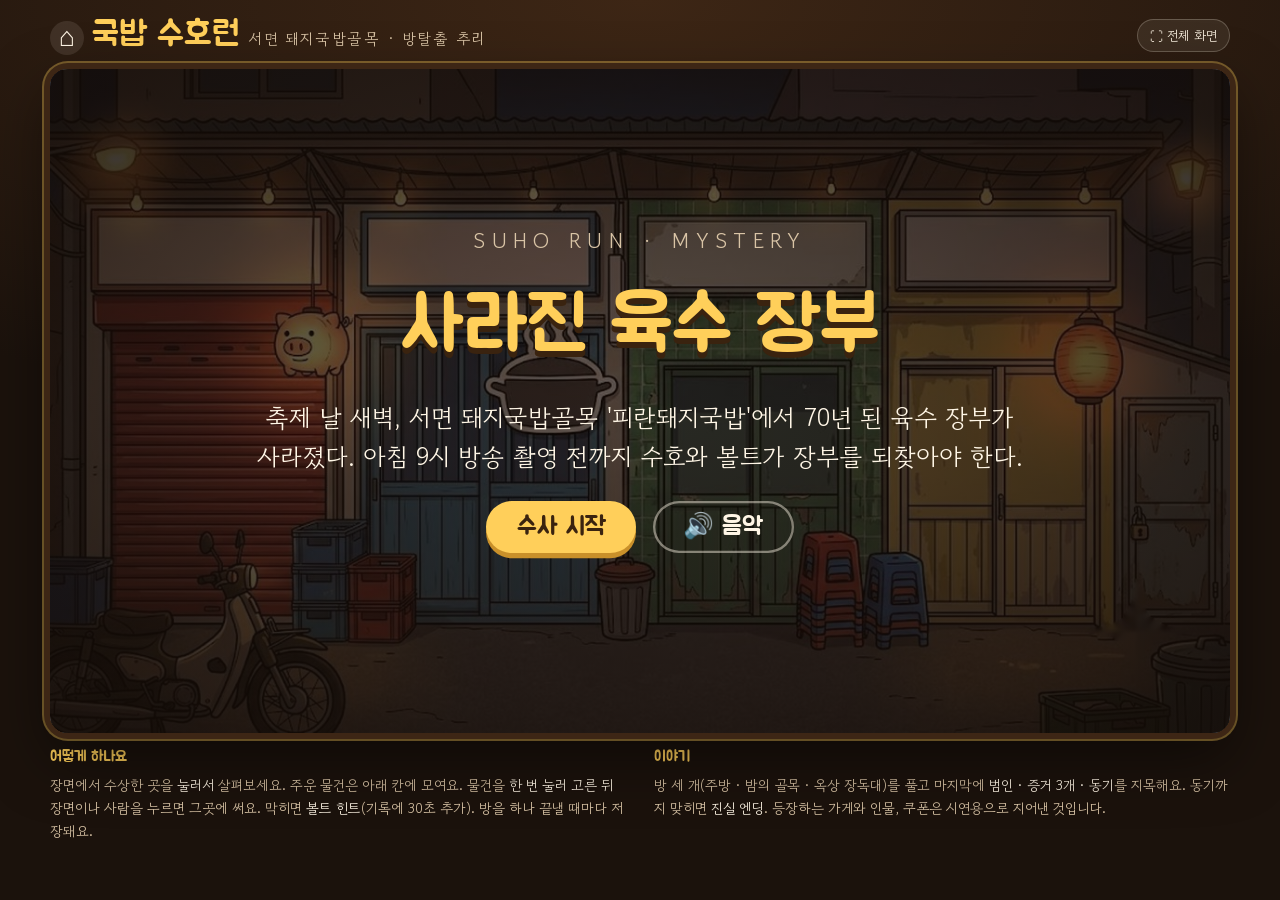
<file: gukbap/index.html>
<!doctype html>
<html lang="ko">
<head>
<meta charset="utf-8">
<meta name="viewport" content="width=device-width,initial-scale=1,viewport-fit=cover">
<meta name="theme-color" content="#1b120c">
<title>국밥 수호런 · 사라진 육수 장부 (서면 돼지국밥골목)</title>
<script src="../common/sites.js?v=20261030c"></script>
<script src="../common/feedback.js?v=20261030b" defer></script>
<script src="../common/wallet.js?v=20261022a"></script>
<script src="../common/opening.js?v=20261022a"></script>
<link rel="preconnect" href="https://fonts.googleapis.com">
<link href="https://fonts.googleapis.com/css2?family=Jua&family=Gowun+Dodum&family=Noto+Sans+KR:wght@400;700;900&display=swap" rel="stylesheet">
<style>
:root{--ink:#1b120c;--paper:#fff6e6;--gold:#ffcf5a;--gold2:#c9902a;--red:#e2533a;--mint:#6ff2d6;--muted:#d9c4a6;--panel:rgba(32,20,12,.92)}
html{background:var(--ink)}
body{margin:0;min-height:100vh;color-scheme:dark;color:var(--paper);font-family:'Gowun Dodum','Noto Sans KR',sans-serif;background:var(--ink);
  background-image:radial-gradient(120% 70% at 50% 0%,#3d2615,var(--ink) 70%);padding:14px 16px;box-sizing:border-box;display:flex;flex-direction:column;align-items:center;gap:12px;-webkit-tap-highlight-color:transparent}
[hidden]{display:none!important}
*{box-sizing:border-box}
.bar,#wrap,.info{width:min(100%,1180px,calc((100vh - 190px) * 16 / 9));min-width:min(100%,320px)}
@supports (height:100dvh){.bar,#wrap,.info{width:min(100%,1180px,calc((100dvh - 190px) * 16 / 9))}}
.bar{display:flex;align-items:center;justify-content:space-between;gap:12px;flex-wrap:wrap}
.bar h1{font-family:'Jua',sans-serif;font-weight:400;font-size:clamp(22px,3.2vw,34px);margin:0;color:var(--gold);white-space:nowrap}
.bar h1 small{font-family:'Gowun Dodum',sans-serif;font-size:.45em;color:var(--muted);letter-spacing:.1em;margin-left:.6em;vertical-align:middle}
.home{display:inline-flex;align-items:center;justify-content:center;width:1.25em;height:1.25em;margin-right:.3em;border-radius:50%;background:rgba(255,246,230,.1);color:var(--paper);text-decoration:none;font-size:.8em;vertical-align:middle}
.tbtn{font:inherit;font-size:13px;color:var(--paper);background:rgba(255,246,230,.08);border:1px solid rgba(255,246,230,.22);border-radius:999px;padding:6px 12px;cursor:pointer;text-decoration:none}
.info{display:grid;grid-template-columns:1fr 1fr;gap:12px 28px;font-size:14px;line-height:1.65;color:var(--muted)}
.info h3{margin:0 0 4px;font-family:'Jua',sans-serif;font-weight:400;font-size:15px;color:var(--gold)}
.info b{color:var(--paper);font-weight:400}
@media (max-width:720px){.info{grid-template-columns:1fr}}

/* ===== 게임 화면 ===== */
#wrap{position:relative;aspect-ratio:16/9;border-radius:18px;overflow:hidden;container-type:size;background:#0d0805;
  box-shadow:0 0 0 6px #3d2615,0 0 0 8px rgba(255,207,90,.35),0 24px 60px rgba(0,0,0,.5);-webkit-user-select:none;user-select:none}
body.playing{padding:0;overflow:hidden}
body.playing .bar,body.playing .info{display:none}
body.playing #wrap{position:fixed;inset:0;margin:auto;width:min(100vw,calc(100vh * 16 / 9));height:auto;border-radius:0;box-shadow:none}
@supports (height:100dvh){body.playing #wrap{width:min(100vw,calc(100dvh * 16 / 9))}}
.layer{position:absolute;inset:0}
#scene{background:#000}
#bg{position:absolute;inset:0;width:100%;height:100%;object-fit:cover;transition:opacity .5s}
#hots button{position:absolute;background:transparent;border:0;padding:0;cursor:pointer;border-radius:1.2cqw}
#hots button:hover,#hots button:focus-visible{outline:.35cqw dashed rgba(255,207,90,.85);outline-offset:-.2cqw;background:rgba(255,207,90,.08)}
#hots button.glow{animation:glow 1.4s ease-in-out infinite}
@keyframes glow{50%{box-shadow:0 0 2cqw .6cqw rgba(255,207,90,.75)}}
#hots .sign{position:absolute;display:flex;flex-direction:column;align-items:center;justify-content:center;pointer-events:none;color:#3a230f;font-family:'Jua',sans-serif;line-height:1.05;text-align:center}
#hots .sign b{font-weight:400;font-size:2cqw}#hots .sign i{font-style:normal;font-size:1.3cqw;opacity:.8}
#hots .who{border-radius:50%!important;background:rgba(255,246,230,.18)!important;border:.3cqw solid var(--gold)!important;overflow:hidden;box-shadow:0 .6cqw 1.4cqw rgba(0,0,0,.5)}
#hots .who img{width:100%;height:100%;object-fit:cover;object-position:top}
#hots .who span{position:absolute;left:50%;bottom:-2.6cqw;transform:translateX(-50%);white-space:nowrap;font-size:1.3cqw;background:var(--panel);padding:.1cqw .8cqw;border-radius:9px;color:var(--paper)}
#hots .whowrap{position:absolute}
#hots .jar{position:absolute;pointer-events:none;filter:drop-shadow(0 .4cqw .4cqw rgba(0,0,0,.4))}
.exit{position:absolute;right:1.6cqw;bottom:14cqh;font-family:'Jua',sans-serif;font-size:2.1cqw;border:0;border-radius:999px;padding:1cqw 2.2cqw;background:var(--gold);color:#3a230f;box-shadow:0 .5cqw 0 var(--gold2);cursor:pointer;animation:glow 1.4s infinite}
/* 위쪽 표시 */
#hud{position:absolute;left:0;right:0;top:0;display:flex;align-items:center;gap:1cqw;padding:1.2cqw 1.6cqw;pointer-events:none;
  background:linear-gradient(rgba(0,0,0,.55),transparent)}
#hud>*{pointer-events:auto}
#roomName{font-family:'Jua',sans-serif;font-size:2.2cqw;color:var(--gold);text-shadow:0 .2cqw 0 #000}
#clock{font-family:'Jua',sans-serif;font-size:2cqw;background:rgba(0,0,0,.45);padding:.3cqw 1.2cqw;border-radius:999px;font-variant-numeric:tabular-nums}
#hud .sp{flex:1}
.hbtn{font-family:'Jua',sans-serif;font-size:1.8cqw;color:var(--paper);background:rgba(32,20,12,.8);border:.2cqw solid rgba(255,207,90,.6);border-radius:999px;padding:.5cqw 1.4cqw;cursor:pointer;display:inline-flex;align-items:center;gap:.5cqw}
.hbtn img{height:2.6cqw}
/* 아이템 */
#inv{position:absolute;left:1.4cqw;bottom:1.4cqw;display:flex;gap:.8cqw;padding:.8cqw;border-radius:1.6cqw;background:rgba(20,12,7,.72);border:.15cqw solid rgba(255,207,90,.3);max-width:88%;flex-wrap:wrap}
#inv:empty{display:none}
#inv button{width:5.6cqw;height:5.6cqw;border-radius:1.2cqw;border:.2cqw solid rgba(255,246,230,.25);background:rgba(255,246,230,.08);padding:.4cqw;cursor:pointer;position:relative}
#inv button img{width:100%;height:100%;object-fit:contain}
#inv button.sel{border-color:var(--gold);background:rgba(255,207,90,.25);box-shadow:0 0 1.2cqw rgba(255,207,90,.7)}
#inv button.ev::after{content:'증거';position:absolute;right:-.4cqw;top:-.6cqw;font-size:1cqw;background:var(--red);color:#fff;border-radius:6px;padding:0 .4cqw}
#selHint{position:absolute;left:50%;bottom:10.5cqw;transform:translateX(-50%);font-size:1.6cqw;background:var(--panel);padding:.4cqw 1.4cqw;border-radius:999px;border:.15cqw solid var(--gold);pointer-events:none}
/* 대화 */
#talk{position:absolute;left:2cqw;right:2cqw;bottom:2cqw;min-height:15cqw;display:flex;gap:1.6cqw;align-items:flex-end;cursor:pointer;z-index:9}
#talk .face{width:17cqw;flex-shrink:0;align-self:flex-end;filter:drop-shadow(0 .6cqw 1cqw rgba(0,0,0,.6))}
#talk .face img{width:100%;display:block}
#talk .box{flex:1;background:var(--panel);border:.25cqw solid rgba(255,207,90,.55);border-radius:1.8cqw;padding:1.4cqw 2cqw 1.6cqw;min-height:13cqw;position:relative}
#talk .name{font-family:'Jua',sans-serif;font-size:2cqw;color:var(--gold);margin-bottom:.4cqw}
#talk .text{font-size:2.15cqw;line-height:1.55;word-break:keep-all;white-space:pre-line}
#talk .next{position:absolute;right:1.6cqw;bottom:.8cqw;font-size:1.4cqw;color:var(--muted);animation:bob 1s infinite}
@keyframes bob{50%{transform:translateY(-.4cqw)}}
#talk.flash .box{background:rgba(48,34,20,.9);font-style:italic}
/* 창(가까이 보기·퍼즐·수첩·추리) */
#modal{position:absolute;inset:0;background:rgba(10,6,3,.72);display:flex;align-items:center;justify-content:center;z-index:6;backdrop-filter:blur(2px)}
#modal .card{position:relative;width:min(80cqw,860px);max-height:88cqh;overflow:auto;background:#2a1a0f;border:.3cqw solid var(--gold);border-radius:2cqw;padding:2.4cqw 3cqw;box-shadow:0 2cqw 5cqw rgba(0,0,0,.6)}
#modal h2{margin:0 0 1cqw;font-family:'Jua',sans-serif;font-weight:400;font-size:2.8cqw;color:var(--gold)}
#modal p{margin:.5cqw 0;font-size:2cqw;line-height:1.6;word-break:keep-all}
#modal .x{position:absolute;right:1.4cqw;top:1.2cqw;font-family:'Jua',sans-serif;font-size:2cqw;background:none;border:0;color:var(--muted);cursor:pointer}
#modal .zoom{width:100%;aspect-ratio:16/8;border-radius:1.2cqw;background-repeat:no-repeat;border:.2cqw solid rgba(255,246,230,.25);margin-bottom:1cqw}
#modal .row{display:flex;gap:1.2cqw;flex-wrap:wrap;justify-content:center;margin-top:1.4cqw}
.btn{font-family:'Jua',sans-serif;font-size:2.1cqw;border:0;border-radius:999px;padding:.9cqw 2.6cqw;background:var(--gold);color:#3a230f;box-shadow:0 .45cqw 0 var(--gold2);cursor:pointer}
.btn.ghost{background:transparent;color:var(--paper);box-shadow:inset 0 0 0 .2cqw rgba(255,246,230,.45)}
.btn[disabled]{opacity:.4;cursor:default}
.note{background:#f4e6c4;color:#3a230f;border-radius:1cqw;padding:1.6cqw 2cqw;font-size:2.1cqw;line-height:1.7;transform:rotate(-1deg);box-shadow:0 .6cqw 1.4cqw rgba(0,0,0,.4)}
.note b{color:#b0331f}
/* 금고 다이얼 */
.dial{display:flex;gap:1.6cqw;justify-content:center;margin:1.6cqw 0}
.dial div{display:flex;flex-direction:column;align-items:center;gap:.4cqw}
.dial button{font-family:'Jua',sans-serif;font-size:2cqw;width:7cqw;border:0;border-radius:.8cqw;background:#4a3020;color:var(--paper);cursor:pointer;padding:.3cqw 0}
.dial span{font-family:'Jua',sans-serif;font-size:5cqw;width:7cqw;text-align:center;background:#11161a;color:#9ff;border-radius:1cqw;border:.3cqw solid #556}
/* 자물쇠 기호 */
.symrow{display:flex;gap:1.2cqw;justify-content:center;margin:1.2cqw 0}
.slot{width:9cqw;height:9cqw;border-radius:1.2cqw;border:.3cqw dashed rgba(255,207,90,.6);display:flex;align-items:center;justify-content:center;font-size:5cqw;background:rgba(0,0,0,.25)}
.sym{font-size:4.4cqw;width:10cqw;height:10cqw;border-radius:1.2cqw;border:.2cqw solid rgba(255,246,230,.3);background:rgba(255,246,230,.08);cursor:pointer;display:flex;flex-direction:column;align-items:center;justify-content:center;color:var(--paper)}
.sym small{font-size:1.3cqw;font-family:'Jua',sans-serif}
/* 장독 퍼즐 */
.jars{display:grid;grid-template-columns:repeat(3,9.5cqw);gap:1cqw;justify-content:center;margin:1.2cqw 0}
.jars button{width:9.5cqw;height:9.5cqw;border:0;background:url(img/jar.png) center/contain no-repeat;cursor:pointer;position:relative}
.jars button img{position:absolute;left:50%;top:6%;width:52%;transform:translateX(-50%);filter:drop-shadow(0 .2cqw .2cqw rgba(0,0,0,.5))}
.jars button.ok{filter:drop-shadow(0 0 1cqw rgba(111,242,214,.9))}
.legend{display:flex;gap:2cqw;justify-content:center;font-size:1.7cqw;align-items:center}
.legend img{height:3.4cqw;vertical-align:middle}
/* 영상 */
.video{position:relative;width:78%;margin:0 auto;aspect-ratio:16/9;border-radius:1cqw;overflow:hidden;background:#000;border:.3cqw solid #222}
.video img.bgv{position:absolute;inset:0;width:100%;height:100%;object-fit:cover;filter:saturate(.7) brightness(.8)}
.video .who{position:absolute;bottom:4%;height:62%}
.video .rec{position:absolute;left:2%;top:3%;font-family:'Jua',sans-serif;font-size:2cqw;color:#ff4c4c}
.video .tc{position:absolute;right:2%;top:3%;font-family:'Jua',sans-serif;font-size:2cqw;color:#fff;background:rgba(0,0,0,.5);padding:0 .8cqw;border-radius:.6cqw}
.video .cap{position:absolute;left:0;right:0;bottom:0;padding:.6cqw 1.4cqw;background:rgba(0,0,0,.6);font-size:1.6cqw}
input[type=range]{width:100%;accent-color:var(--gold);margin:1cqw 0}
/* 수첩 */
.nb{display:grid;grid-template-columns:1fr 1fr;gap:1.4cqw}
.nb h3{font-family:'Jua',sans-serif;font-weight:400;font-size:2cqw;color:var(--gold);margin:0 0 .4cqw}
.nb ul{margin:0;padding-left:2cqw;font-size:1.75cqw;line-height:1.6}
.nb li.no{color:#8d7b66}
/* 추리 */
.pick{display:grid;gap:1.2cqw;margin:1.2cqw 0}
.pick.p4{grid-template-columns:repeat(4,1fr)}.pick.p3{grid-template-columns:repeat(3,1fr)}
.pick button{font:inherit;font-size:1.7cqw;color:var(--paper);background:rgba(255,246,230,.07);border:.25cqw solid rgba(255,246,230,.2);border-radius:1.4cqw;padding:1cqw;cursor:pointer;display:flex;flex-direction:column;align-items:center;gap:.5cqw}
.pick button img{height:9cqw;max-width:100%;object-fit:contain}
.pick button.on{border-color:var(--gold);background:rgba(255,207,90,.2)}
.pick button b{font-family:'Jua',sans-serif;font-weight:400;font-size:1.9cqw}
/* 타이틀·회상·엔딩 */
#title{background:center/cover no-repeat;display:flex;flex-direction:column;align-items:center;justify-content:center;gap:2cqw;text-align:center;z-index:8}
#title::before{content:'';position:absolute;inset:0;background:radial-gradient(70% 70% at 50% 50%,rgba(20,12,7,.55),rgba(20,12,7,.88))}
#title>*{position:relative}
#title .eyebrow{font-size:1.8cqw;letter-spacing:.3em;color:var(--muted)}
#title h2{margin:0;font-family:'Jua',sans-serif;font-weight:400;font-size:6.4cqw;color:var(--gold);text-shadow:0 .5cqw 0 #3a230f}
#title p{margin:0;font-size:2.1cqw;line-height:1.6;max-width:66cqw;word-break:keep-all}
#title .row{display:flex;gap:1.4cqw;flex-wrap:wrap;justify-content:center}
#title .best{font-size:1.7cqw;color:var(--muted)}
#flash{z-index:7;background:#000}
#flash img{position:absolute;inset:0;width:100%;height:100%;object-fit:cover;animation:kb 14s ease-out forwards}
@keyframes kb{from{transform:scale(1.08)}to{transform:scale(1)}}
#flash .ov .sign{position:absolute;display:flex;flex-direction:column;align-items:center;justify-content:center;font-family:'Jua',sans-serif;color:#3a230f;text-align:center;line-height:1.1;animation:tin2 1.6s ease-out}
#flash .ov .sign b{font-weight:400;font-size:3cqw}#flash .ov .sign i{font-style:normal;font-size:1.6cqw}
@keyframes tin2{from{opacity:0;transform:scale(.9)}to{opacity:1}}
#flash .yr{position:absolute;left:3cqw;top:3cqw;font-family:'Jua',sans-serif;font-size:3cqw;color:#f4e6c4;text-shadow:0 .3cqw .6cqw #000}
#toast{position:absolute;left:50%;top:9cqw;transform:translateX(-50%);background:var(--panel);border:.2cqw solid var(--gold);border-radius:999px;padding:.7cqw 2cqw;font-size:1.9cqw;z-index:10;pointer-events:none;white-space:nowrap;animation:tin 2.4s forwards}
@keyframes tin{0%{opacity:0;transform:translate(-50%,-1cqw)}10%,80%{opacity:1;transform:translate(-50%,0)}100%{opacity:0}}
.coupon{display:flex;gap:1.4cqw;align-items:center;background:#f4e6c4;color:#3a230f;border-radius:1.2cqw;padding:1cqw 1.6cqw;margin:.6cqw 0;font-size:1.8cqw}
.coupon b{font-family:'Jua',sans-serif;font-weight:400;font-size:2.1cqw}
.coupon code{margin-left:auto;font-size:1.6cqw;background:#3a230f;color:var(--gold);padding:.2cqw .8cqw;border-radius:.6cqw}
.rank{font-size:1.8cqw;margin:.6cqw 0 0;padding-left:2.4cqw}
</style>
</head>
<body>
<div class="bar">
  <h1><a class="home" href="../" aria-label="수호런 홈">⌂</a>국밥 수호런<small>서면 돼지국밥골목 · 방탈출 추리</small></h1>
  <div><button class="tbtn" id="fsBtn">⛶ 전체 화면</button></div>
</div>

<div id="wrap">
  <div id="scene" class="layer">
    <img id="bg" alt="">
    <div id="hots" class="layer"></div>
  </div>
  <div id="hud" hidden>
    <span id="roomName"></span><span id="clock">04:00</span><span class="sp"></span>
    <button class="hbtn" id="noteBtn">📒 수사 수첩</button>
    <button class="hbtn" id="hintBtn"><img src="../common/sprites/bot_a.png" alt="">볼트 힌트</button>
    <button class="hbtn bgmBtn" id="bgmBtn">🔊 음악</button>
    <button class="hbtn" id="menuBtn" aria-label="멈춤">Ⅱ</button>
  </div>
  <div id="inv"></div>
  <div id="selHint" hidden></div>
  <div id="talk" hidden><div class="face"><img alt=""></div><div class="box"><div class="name"></div><div class="text"></div><div class="next">▼ 눌러서 계속</div></div></div>
  <div id="flash" class="layer" hidden><img alt=""><div class="yr"></div><div class="ov"></div></div>
  <div id="modal" hidden><div class="card"><button class="x" aria-label="닫기">✕</button><div class="body"></div></div></div>
  <div id="title" class="layer">
    <div class="eyebrow">SUHO RUN · MYSTERY</div>
    <h2>사라진 육수 장부</h2>
    <p>축제 날 새벽, 서면 돼지국밥골목 '피란돼지국밥'에서 70년 된 육수 장부가 사라졌다. 아침 9시 방송 촬영 전까지 수호와 볼트가 장부를 되찾아야 한다.</p>
    <div class="row"><button class="btn" id="startBtn">수사 시작</button><button class="btn ghost" id="contBtn" hidden>이어서 하기</button><button class="btn ghost bgmBtn" id="bgmBtn2">🔊 음악</button></div>
    <div class="best" id="bestLine"></div>
  </div>
</div>

<div class="info">
  <div><h3>어떻게 하나요</h3>장면에서 수상한 곳을 <b>눌러서</b> 살펴보세요. 주운 물건은 아래 칸에 모여요. 물건을 <b>한 번 눌러 고른 뒤</b> 장면이나 사람을 누르면 그곳에 써요. 막히면 <b>볼트 힌트</b>(기록에 30초 추가). 방을 하나 끝낼 때마다 저장돼요.</div>
  <div><h3>이야기</h3>방 세 개(주방 · 밤의 골목 · 옥상 장독대)를 풀고 마지막에 <b>범인 · 증거 3개 · 동기</b>를 지목해요. 동기까지 맞히면 <b>진실 엔딩</b>. 등장하는 가게와 인물, 쿠폰은 시연용으로 지어낸 것입니다.</div>
</div>

<script>
'use strict';
const $=id=>document.getElementById(id);
const SITE_ID='gukbap',W=window.SuhoWallet||null,SAVE='gukbap.save.v1',BEST='gukbap.best.v1';
const SEASON=(()=>{const s=W&&W.site(SITE_ID);return s&&s.season?s.season.id:'s1-gukbap'})();
const IMG=k=>'img/'+k+'?v=2';
const FACE={suho:'../common/sprites/g_hero.png',bolt:'../common/sprites/bot_a.png',boltH:'../common/sprites/bot_happy.png',misuk:IMG('p_misuk.png'),minho:IMG('p_minho.png'),choi:IMG('p_choi.png'),j:IMG('p_j.png'),yang:IMG('p_yang.png')};
const NAME={suho:'진수호',bolt:'볼트',boltH:'볼트',misuk:'미숙 할매',minho:'손자 민호',choi:'국밥왕 최 상무',j:'먹방킹 J',yang:'양 기사님',nar:''};
const ITEMS={
  flash:{n:'손전등',img:'i_flash.png',d:'서랍장에서 찾은 노란 손전등.'},
  photo52:{n:'1952년 사진',img:'flash1.jpg',d:'액자 뒤의 흑백 사진. 가게 앞의 순임과 덕수, 그리고 갓난아기. 뒷면: "순임·덕수, 우리 둘이 같이 만든 국밥집".'},
  badge:{n:'금색 배지',img:'i_badge.png',d:'금고 앞에 떨어져 있던 국밥왕 직원 배지.',ev:1},
  screw:{n:'작은 나사',img:'i_screw.png',d:'그릇 더미 사이에 있던 카메라 짐벌 나사.',ev:1},
  phone:{n:'J의 촬영 영상',img:'i_phone.png',d:'먹방킹 J가 밤새 찍은 골목 영상. 눌러서 돌려 보기.'},
  video:{n:'영상 캡처 01:40',img:'i_phone.png',d:'새벽 1시 40분, 정장 차림 남자가 피란돼지국밥 옆 계단으로 올라가는 장면.',ev:1},
  receipt:{n:'택시 영수증',img:'i_receipt.png',d:'양 기사님이 준 영수증. 01:05 서면 → 범천동.',ev:1},
  key:{n:'옥상 열쇠',img:'i_key.png',d:'골목 창고에서 찾은 옥상 문 열쇠.'},
  glove:{n:'분홍 고무장갑',img:'i_glove.png',d:'물탱크 옆에 벗어 둔 고무장갑. 민호 것이다.',ev:1},
  ledger:{n:'육수 장부',img:'i_ledger.png',d:'1951년부터 적은 장부. 마지막 몇 장이 찢겨 나갔다.'},
  oldphoto:{n:'낡은 사진',img:'flash2.jpg',d:'옥상 계단에 떨어진 사진. 교복 입은 중학생. 뒷면: "아버지 — 기철, 1964".',ev:1},
};
const ROOMS={kitchen:{name:'방 1 · 피란돼지국밥 주방',bg:'bg_kitchen.jpg',t0:0},alley:{name:'방 2 · 새벽 2시의 국밥골목',bg:'bg_alley.jpg'},roof:{name:'방 3 · 옥상 장독대',bg:'bg_roof.jpg'}};
const STORES=['피란돼지국밥','골목 솥단지국밥','서면 등불국밥'];   // 방마다 한 곳씩 (시연용 가상 가게)
const MASTER='국밥골목 상인회';

/* ---------- 상태 ---------- */
let S=null,sel=null,clockT=null;
function fresh(){return {room:'kitchen',f:{},inv:[],notes:[],elapsed:0,hints:0,stage:0,tries:0}}
function save(){try{localStorage.setItem(SAVE,JSON.stringify(S))}catch(e){}}
function loadSave(){try{return JSON.parse(localStorage.getItem(SAVE))}catch(e){return null}}
function has(k){return S.inv.includes(k)}
function give(k,quiet){if(has(k))return;S.inv.push(k);renderInv();if(!quiet)toast('얻음: '+ITEMS[k].n);sfx('get')}
function note(t){if(!S.notes.includes(t))S.notes.push(t)}
function toast(t){const d=document.createElement('div');d.id='toast';d.textContent=t;$('wrap').appendChild(d);setTimeout(()=>d.remove(),2400)}

/* ---------- 소리 ---------- */
let AC=null;
function sfx(k){try{AC=AC||new (window.AudioContext||window.webkitAudioContext)();const t=AC.currentTime;
  const seq={get:[[660,.08],[990,.12]],ok:[[523,.1],[659,.1],[784,.18]],no:[[220,.16],[180,.2]],tap:[[440,.04]],page:[[330,.05]]}[k]||[[440,.05]];
  let at=t;for(const [f,d] of seq){const o=AC.createOscillator(),g=AC.createGain();o.type='triangle';o.frequency.value=f;g.gain.setValueAtTime(.12,at);g.gain.exponentialRampToValueAtTime(.001,at+d);o.connect(g);g.connect(AC.destination);o.start(at);o.stop(at+d+.02);at+=d*.9}}catch(e){}}


const BGM_KEY='gukbap.bgm';
const MOODS={   // 국밥: 느린 피아노 분산화음 (A단조 · D단조), 회상은 오르골
  title:{style:'arp',tempo:60,chords:[[57,60,64,69],[53,57,60,65],[48,55,60,64],[52,56,59,64]],scale:[57,60,62,64,67],mel:.4},
  kitchen:{style:'arp',tempo:62,chords:[[57,60,64,69],[53,57,60,65],[48,55,60,64],[55,59,62,67]],scale:[57,60,62,64,67],mel:.35},
  alley:{style:'arp',tempo:58,chords:[[50,53,57,62],[46,50,53,58],[43,46,50,55],[45,49,52,57]],scale:[50,53,55,57,60],mel:.3},
  roof:{style:'arp',tempo:60,chords:[[57,60,64,69],[52,55,59,64],[53,57,60,65],[48,52,55,60]],scale:[57,60,62,64,67],mel:.45},
  deduce:{style:'arp',tempo:68,chords:[[50,53,57,62],[45,49,52,57],[46,50,53,58],[45,49,52,57]],scale:[50,52,53,57,58],mel:.3},
  flash:{style:'box',tempo:56,chords:[[48],[45],[41],[43]],line:[72,76,79,76,74,77,81,77,72,76,79,84,79,77,74,71]},
  end:{style:'box',tempo:64,chords:[[48],[43],[45],[41]],line:[76,79,84,79,74,79,83,79,76,81,84,81,77,81,84,81]},
};
/* ---------- 배경음악: 조용하고 은은한 수사 음악 (웹오디오로 그 자리에서 연주, 낮게 웅웅대는 소리 없음) ---------- */
const BGM={urg:0,on:true,mood:'',ctx:null,out:null,timer:null,next:0,step:0,bar:0};
try{BGM.on=localStorage.getItem(BGM_KEY)!=='off'}catch(e){}
const mtof=m=>440*Math.pow(2,(m-69)/12);
function bgmInit(){if(BGM.ctx)return true;try{AC=AC||new (window.AudioContext||window.webkitAudioContext)();}catch(e){return false}
  const c=AC;BGM.ctx=c;BGM.out=c.createGain();BGM.out.gain.value=0;
  const hp=c.createBiquadFilter();hp.type='highpass';hp.frequency.value=180;   // 낮은 웅웅 소리는 걸러 냄
  const lp=c.createBiquadFilter();lp.type='lowpass';lp.frequency.value=5200;
  BGM.out.connect(hp);hp.connect(lp);lp.connect(c.destination);
  const dl=c.createDelay(1);dl.delayTime.value=.36;const fb=c.createGain();fb.gain.value=.32;const wet=c.createGain();wet.gain.value=.28;const dlp=c.createBiquadFilter();dlp.type='lowpass';dlp.frequency.value=2600;
  dl.connect(dlp);dlp.connect(fb);fb.connect(dl);dlp.connect(wet);wet.connect(BGM.out);BGM.echo=dl;
  BGM.next=c.currentTime+.2;BGM.timer=setInterval(bgmTick,80);return true}
// 소리 빛깔: keys(부드러운 피아노), pluck(작게 튕기는 소리), bell(맑은 종), box(오르골)
function tone(t,f,dur,vol,kind){const c=BGM.ctx,g=c.createGain();
  const parts=kind==='bell'?[[1,1],[2.76,.18],[5.4,.06]]:kind==='box'?[[1,1],[4,.12]]:kind==='pluck'?[[1,1],[2,.25]]:[[1,1],[2,.22],[3,.06]];
  const atk=kind==='keys'?.025:.005;
  g.gain.setValueAtTime(0,t);g.gain.linearRampToValueAtTime(vol,t+atk);g.gain.exponentialRampToValueAtTime(.0005,t+dur);
  for(const [m,a] of parts){const o=c.createOscillator(),og=c.createGain();o.type=kind==='pluck'?'triangle':'sine';o.frequency.value=f*m;og.gain.value=a;o.connect(og);og.connect(g);o.start(t);o.stop(t+dur+.05)}
  g.connect(BGM.out);g.connect(BGM.echo)}
function bgmTick(){const c=BGM.ctx;if(!c||!BGM.mood)return;const M=MOODS[BGM.mood];if(!M)return;
  const tempo=M.tempo*(BGM.urg>=2?1.18:BGM.urg?1.08:1),e8=60/tempo/2;
  while(BGM.next<c.currentTime+.3){const t=BGM.next,st=BGM.step++,pos=st%8;if(pos===0&&st>0)BGM.bar++;
    const ch=M.chords[BGM.bar%M.chords.length];
    if(M.style==='arp'){   // 국밥: 따뜻한 피아노 분산화음
      if(pos===0)tone(t,mtof(ch[0]),e8*7,.045,'keys');
      if(pos%2===0){const n=ch[1+((pos/2)%(ch.length-1))]+12;if(Math.random()<.85)tone(t,mtof(n),e8*3.2,.035,'keys')}
      if(pos===6&&Math.random()<M.mel){const sc=M.scale;tone(t,mtof(sc[Math.floor(Math.random()*sc.length)]+24),e8*4,.022,'bell')}}
    else if(M.style==='ost'){   // 개금: 작게 튕기는 반복 음형 (긴장되지만 조용하게)
      const pat=[0,2,1,2,3,2,1,2];const n=ch[pat[pos]%ch.length]+12+(pat[pos]===3?12:0);
      if(Math.random()<M.dens)tone(t,mtof(n),e8*1.6,pos%4===0?.04:.028,'pluck');
      if(pos===0&&BGM.bar%2===0)tone(t,mtof(ch[0]),e8*6,.03,'keys');
      if(BGM.urg>=2&&pos%2===0)tone(t,3000,.02,.012,'pluck');}
    else if(M.style==='box'){   // 회상·엔딩: 오르골
      if(pos%2===0){const n=M.line[(BGM.bar*4+pos/2)%M.line.length];tone(t,mtof(n),e8*5,.04,'box')}
      if(pos===0)tone(t,mtof(ch[0]+12),e8*7,.025,'keys');}
    BGM.next+=e8}}
function setMood(m){if(BGM.mood!==m){BGM.mood=m;BGM.bar=0;BGM.step=0}if(!BGM.ctx)return;BGM.out.gain.setTargetAtTime(BGM.on?1.5:0,BGM.ctx.currentTime,.8)}
function bgmToggle(){BGM.on=!BGM.on;try{localStorage.setItem(BGM_KEY,BGM.on?'on':'off')}catch(e){}
  if(BGM.on&&!BGM.ctx)bgmInit();if(BGM.ctx)BGM.out.gain.setTargetAtTime(BGM.on?1.5:0,BGM.ctx.currentTime,.3);if(BGM.on&&BGM.mood)setMood(BGM.mood);
  document.querySelectorAll('.bgmBtn').forEach(b=>b.textContent=BGM.on?'🔊 음악':'🔇 음악')}
function music(m){if(BGM.on)bgmInit();setMood(m)}
/* ---------- 대화 ---------- */
let talkQ=[],talkDone=null;
function say(lines,done){talkQ=lines.slice();talkDone=done||null;nextLine()}
function nextLine(){
  const L=talkQ.shift();
  if(!L){$('talk').hidden=true;const d=talkDone;talkDone=null;if(d)d();return}
  const [who,text]=L;const t=$('talk');t.hidden=false;t.classList.toggle('flash',who==='nar');
  const f=t.querySelector('.face');f.hidden=!FACE[who];if(FACE[who])f.querySelector('img').src=FACE[who];
  t.querySelector('.name').textContent=NAME[who]||'';t.querySelector('.text').textContent=text;sfx('page');
}
$('talk').addEventListener('click',nextLine);

/* ---------- 창 ---------- */
function modal(html,onClose){const m=$('modal');m.hidden=false;m.querySelector('.body').innerHTML=html;m._close=onClose||null;return m.querySelector('.body')}
function closeModal(){const m=$('modal');if(m.hidden)return;m.hidden=true;const c=m._close;m._close=null;if(c)c()}
$('modal').querySelector('.x').addEventListener('click',closeModal);
function look(title,text,zoom,done){
  const z=zoom?`<div class="zoom" style="background-image:url(${IMG(ROOMS[S.room].bg)});background-size:${zoom[2]}% auto;background-position:${zoom[0]}% ${zoom[1]}%"></div>`:'';
  modal(`<h2>${title}</h2>${z}${text}<div class="row"><button class="btn" data-ok>확인</button></div>`,done).querySelector('[data-ok]').onclick=closeModal;
}

/* ---------- 회상 ---------- */
function flashback(img,yr,lines,done,over){const f=$('flash');f.hidden=false;const prev=BGM.mood;music(img==='bg_end.jpg'?'end':'flash');f.querySelector('.ov').innerHTML=over||'';const i=f.querySelector('img');i.src=IMG(img);i.style.animation='none';void i.offsetWidth;i.style.animation='';
  f.querySelector('.yr').textContent=yr;say(lines,()=>{f.hidden=true;if(img!=='bg_end.jpg')music(prev);done&&done()})}

/* ---------- 장면 ---------- */
// 좌표는 1024×572 원본 기준 [x0,y0,x1,y1]
const P=(b)=>`left:${b[0]/10.24}%;top:${b[1]/5.72}%;width:${(b[2]-b[0])/10.24}%;height:${(b[3]-b[1])/5.72}%`;
function hot(box,label,fn,cls){const b=document.createElement('button');b.style.cssText=P(box);b.setAttribute('aria-label',label);if(cls)b.className=cls;
  b.onclick=()=>{if(!$('talk').hidden)return;sfx('tap');fn()};$('hots').appendChild(b);return b}
function person(who,x,y,size,fn){const w=document.createElement('div');w.className='whowrap';w.style.cssText=`left:${x/10.24}%;top:${y/5.72}%;width:${size/10.24}%;aspect-ratio:1`;
  const b=document.createElement('button');b.className='who';b.style.cssText='left:0;top:0;width:100%;height:100%';b.innerHTML=`<img src="${FACE[who]}" alt=""><span>${NAME[who]}</span>`;
  b.setAttribute('aria-label',NAME[who]+'와 이야기하기');b.onclick=()=>{if(!$('talk').hidden)return;sfx('tap');fn()};w.appendChild(b);$('hots').appendChild(w)}
function useOr(target,map,dflt){if(sel&&map[sel]){const k=sel;setSel(null);map[k]()}else if(sel){const k=sel;setSel(null);say([['bolt',`여기엔 ${ITEMS[k].n}을(를) 쓸 데가 없어 보여.`]])}else dflt()}

function enter(room,intro){
  S.room=room;save();setSel(null);music(room);
  $('bg').src=IMG(ROOMS[room].bg);$('roomName').textContent=ROOMS[room].name;
  build();if(intro)intro();
}
function build(){
  const h=$('hots');h.innerHTML='';
  ({kitchen:buildKitchen,alley:buildAlley,roof:buildRoof})[S.room]();
}

/* ===== 방 1: 주방 ===== */
function digits(){return [S.f.calendar?'12':'?',S.f.ladle?'3':'?',S.f.clock?'5':'?']}
function buildKitchen(){
  const F=S.f;
  hot([28,205,78,276],'메모',()=>{F.memo=1;note('금고 번호 = 뼈 고는 시간 · 토렴 횟수 · 첫 그릇 나가는 시각');look('가마솥 옆 메모',`<div class="note">할매 글씨로 꾹꾹 눌러 쓴 메모<br><b>금고 번호</b> = 뼈 고는 <b>시간</b> · 토렴 <b>횟수</b> · 첫 그릇 나가는 <b>시각</b></div>`,null,build)});
  hot([220,125,346,264],'달력',()=>{F.calendar=1;note('달력: 사골은 꼭 12시간 고을 것');look('벽 달력',`<p>오늘 날짜에 빨간 동그라미. 그 아래 작은 글씨.</p><div class="note">사골 넣음 — <b>꼭 12시간</b> 고을 것!</div>`,[22,22,320],build)});
  hot([352,183,494,320],'국자 걸이',()=>{F.ladle=1;note('국자 3개 — 토렴은 국자마다 한 번씩, 3번');look('국자 걸이',`<p>국자가 딱 <b>세 개</b> 걸려 있다.</p><p>볼트: "토렴은 뜨거운 국물을 부었다 따랐다 하며 밥을 데우는 거야. 할매는 국자마다 한 번씩, 꼭 세 번!"</p>`,[42,40,320],build)});
  hot([503,85,610,192],'벽시계',()=>{F.clock=1;note('시계 4시 + 1시간 = 가게 문 여는 5시, 첫 그릇도 5시');look('벽시계',`<p>지금은 새벽 <b>4시</b>. 시계 아래 붙은 쪽지.</p><div class="note">가게 문은 <b>지금부터 한 시간 뒤</b>에 연다. 첫 그릇은 문 열자마자!</div>`,[54,14,320],build)});
  hot([504,198,614,308],'액자',()=>{if(F.photo){look('비뚤어진 액자','<p>사진은 이미 빼 두었다. 가게 옛 모습이 담긴 그림이 걸려 있다.</p>');return}
    F.photo=1;give('photo52');note('과거 조각 1: 1952년, 순임과 덕수가 함께 만든 국밥집');
    flashback('flash1.jpg','1952년 · 부산 서면',[
      ['nar','액자 뒤에서 흑백 사진 한 장이 미끄러져 나왔다.'],
      ['nar','1951년 겨울, 피란민 순임은 서면의 작은 국밥집 주인 덕수에게서 잠자리와 밥을 얻었다.'],
      ['nar','은혜를 갚으려 함께 가게를 꾸리며, 소고기 대신 돼지 뼈로 국물을 내는 법을 둘이 같이 찾아냈다.'],
      ['nar','사진 뒷면: "순임·덕수, 우리 둘이 같이 만든 국밥집"'],
      ['suho','덕수 씨가 안고 있는 아기는… 누구지?'],['bolt','수첩에 적어 둘게. 아직은 모르는 사람이야.']],build)});
  hot([626,282,762,424],'금고',()=>{if(F.safe){look('빈 금고','<p>텅 빈 금고. 찢어진 장부 표지만 남아 있다.</p>');return}safePuzzle()});
  if(F.safe&&!has('badge')&&!F.badgeGot)hot([626,424,760,470],'금고 앞 바닥',()=>{F.badgeGot=1;give('badge');say([['nar','금고 앞 바닥에서 반짝이는 금색 배지를 주웠다. 돼지와 국그릇 로고…'],['bolt','이거 건너편 프랜차이즈 "국밥왕" 직원 배지야!']],build)},'glow');
  hot([783,330,945,545],'서랍장',()=>{if(F.flashGot){look('서랍장','<p>행주와 수저통뿐이다.</p>');return}F.flashGot=1;give('flash');say([['nar','서랍 맨 아래 칸에서 노란 손전등을 찾았다.'],['bolt','어두운 데 들여다볼 때 쓰자.']],build)});
  hot([372,362,618,500],'그릇 더미',()=>{if(F.screwGot){look('그릇 더미','<p>뚝배기와 스테인리스 그릇이 층층이 쌓여 있다.</p>');return}F.screwGot=1;give('screw');say([['nar','그릇 더미 사이에 작은 쇠 나사가 끼어 있다.'],['bolt','카메라 짐벌 나사 같아. 촬영 장비… 유튜버 J?']],build)});
  hot([55,250,310,392],'가마솥',()=>look('가마솥','<p>사골이 밤새 끓고 있다. 구수한 김이 주방을 가득 채운다.</p><p>수호: "이 냄새를 70년 동안 지켜 온 거구나."</p>'));
  if(F.safe&&F.badgeGot&&F.photo&&F.flashGot)exitBtn('골목으로 나가기 →',()=>roomClear(0,()=>enter('alley',alleyIntro)));
}
function safePuzzle(){
  const v=[0,0,0,0];
  const body=modal(`<h2>금고 다이얼</h2><p>네 자리 숫자를 맞추세요. 지금까지 찾은 단서: 뼈 <b>${digits()[0]}</b>시간 · 토렴 <b>${digits()[1]}</b>번 · 첫 그릇 <b>${digits()[2]}</b>시</p>
   <div class="dial">${v.map((_,i)=>`<div><button data-u="${i}">▲</button><span id="d${i}">0</span><button data-d="${i}">▼</button></div>`).join('')}</div>
   <div class="row"><button class="btn" id="tryS">열어 보기</button></div>`,build);
  body.querySelectorAll('[data-u],[data-d]').forEach(b=>b.onclick=()=>{const i=+(b.dataset.u??b.dataset.d);v[i]=(v[i]+(b.dataset.u!=null?1:9))%10;$('d'+i).textContent=v[i];sfx('tap')});
  $('tryS').onclick=()=>{if(v.join('')==='1235'){sfx('ok');S.f.safe=1;S.tries=0;closeModal();
      say([['nar','철컥! 금고 문이 열렸다.'],['suho','…비어 있어. 찢어진 표지만 남았네.'],['bolt','범인이 다녀간 거야. 금고 앞 바닥을 봐, 뭔가 반짝여!']],build)}
    else{sfx('no');S.tries++;toast(S.tries>=3?'철컥… 볼트 힌트를 써 봐요':'철컥… 안 열린다')}};
}

/* ===== 방 2: 골목 ===== */
const SHOPS=[{n:'돼지네국밥',y:1971,sym:'🐷',sn:'돼지 등',box:[40,112,248,470],sign:[44,122,244,188]},
  {n:'솥단지국밥',y:1958,sym:'🍲',sn:'솥 간판',box:[268,112,478,470],sign:[272,124,474,192]},
  {n:'골목순대',y:1983,sym:'🪑',sn:'빨간 의자',box:[500,112,720,470],sign:[510,126,710,194]},
  {n:'등불국밥',y:1966,sym:'🏮',sn:'등불',box:[724,112,920,470],sign:[732,120,918,188]}];
const LOCK=[1,3,0,2];   // 개업이 빠른 순서: 솥(1958) 등불(1966) 돼지(1971) 의자(1983)
function buildAlley(){
  const F=S.f;
  for(const s of SHOPS){const d=document.createElement('div');d.className='sign';d.style.cssText=P(s.sign);d.innerHTML=`<b>${s.n}</b><i>SINCE ${s.y}</i>`;$('hots').appendChild(d)}
  SHOPS.forEach((s,i)=>hot([s.box[0],s.box[1],s.box[2],s.box[1]+90],s.n+' 간판',()=>{F['sign'+i]=1;note(`${s.n} — ${s.y}년 개업 (${s.sn})`);look(s.n,`<p>간판: <b>${s.n} · SINCE ${s.y}</b></p><p>가게 앞 표시: ${s.sym} ${s.sn}</p>`)}));
  hot([922,278,1012,474],'골목 창고 문',()=>{if(F.storage){look('골목 창고','<p>비어 있는 창고. 플라스틱 상자뿐이다.</p>');return}lockPuzzle()});
  person('minho',318,250,96,talkMinho);
  person('j',600,330,96,talkJ);
  person('choi',790,300,96,talkChoi);
  person('yang',120,260,96,talkYang);
  if(F.storage&&has('video')&&F.past2)exitBtn('옥상으로 올라가기 →',()=>{if(!has('key'))return;roomClear(1,()=>enter('roof',roofIntro))});
}
function alleyIntro(){say([['nar','새벽 2시, 국밥골목. 가게들은 모두 문을 닫았다.'],['bolt','용의자 넷이 다 골목에 있어! 한 명씩 이야기를 들어 보자.'],['suho','배지 주인… 그리고 촬영 장비 주인부터 찾아야겠어.']])}
function talkMinho(){useOr('minho',{
    photo52:()=>say([['minho','증조할머니 사진이네요. 할매가 그 옆 아저씨 얘기는 한 번도 안 해 주셨어요.']]),
    glove:()=>say([['minho','…제 장갑 맞아요. 장부를 옥상에 옮겨 둔 건 저예요. 할매가 가게 판다는 말 들을까 봐 숨겨 두려 했는데, 다시 가 보니 없더라고요.']]),
  },()=>say([['minho','장부, 장부… 맛은 손이 기억하는 거라고 했지, 훔쳤다곤 안 했어요!'],['minho','난 밤 12시에 문 닫고 2층에서 잤어요. 계단은 가게 옆으로 쭉 옥상까지 이어지고요.']],()=>{note('민호: 밤 12시에 문 닫고 2층에서 잠. 가게 옆 계단은 옥상까지 이어짐')}))}
function talkJ(){useOr('j',{
    screw:()=>say([['j','어? 제 짐벌 나사! 저녁에 주방 촬영할 때 빠졌나 봐요. 할매가 들어오게 해 주셨거든요.'],['bolt','저녁에 허락받고 찍었다면… 나사로는 범인이라 할 수 없겠어.']],()=>note('J: 짐벌 나사는 저녁 주방 촬영 때 빠진 것')),
    badge:()=>say([['j','국밥왕 배지요? 그거 최 상무님 거랑 똑같은데요.']]),
  },()=>{if(has('phone')||has('video')){say([['j','영상은 다 보셨어요? 구독 좋아요~!']]);return}
    say([['j','안녕하세요 먹방킹 J입니다~ 새벽 국밥골목 특집 찍는 중이에요!'],['j','밤새 카메라 켜 놨어요. 혹시 모르니까 원본 보실래요?']],()=>{give('phone');note('J: 밤새 골목을 찍은 영상이 있음')})})}
function talkChoi(){useOr('choi',{
    badge:()=>say([['choi','…요즘 배지 하나를 잃어버렸죠. 그게 왜요?'],['suho','피란돼지국밥 금고 바로 앞에 떨어져 있었어요.'],['choi','어제 낮에 인수 상담하러 들렀으니까요. 그때 떨어졌겠죠.']],()=>note('최 상무: 배지는 어제 낮 인수 상담 때 떨어뜨렸다고 함')),
    video:()=>{if(S.f.choiLie)return say([['choi','…']]);S.f.choiLie=1;say([['suho','새벽 1시 40분, 정장 입은 사람이 피란돼지국밥 옆 계단으로 올라갔어요.'],['choi','(잠시 굳었다가) 서면에 정장 입은 사람이 저 하나겠습니까.'],['bolt','12시에 호텔에 들어갔다더니, 말이 흔들려.']],()=>note('최 상무: 12시에 호텔 → 그런데 영상 1:40의 정장 남자'))},
    photo52:()=>say([['choi','(사진을 한참 들여다본다) …오래된 사진이네요. 잘 모르겠습니다.'],['bolt','수호, 방금 표정 봤어?']]),
  },()=>say([['choi','국밥왕 최 상무입니다. 할머님께 가게 인수 제안을 드렸을 뿐이에요.'],['choi','어젯밤엔 12시쯤 호텔로 들어갔습니다. 촬영 때문에 일찍 나온 거고요.']],()=>note('최 상무: 어젯밤 12시쯤 호텔로 들어갔다고 함')))}
function talkYang(){useOr('yang',{
    photo52:()=>{if(S.f.past2)return say([['yang','그 사진… 몇 번을 봐도 짠하구마.']]);S.f.past2=1;
      say([['yang','이 사진… 이 아가 기철이 아이가.'],['yang','덕수 아재는 전쟁통에 피란촌 불에 돌아가시고, 순임 할매가 이 아를 친자식처럼 키웠지.']],()=>
      flashback('flash2.jpg','1964년 · 서면',[
        ['nar','기철이 중학생이 되던 해, 동네 노인이 무심코 말했다. "니 엄마는 진짜 엄마가 아이다."'],
        ['nar','엄마가 자신을 속였다고, 가게도 원래 아버지 것이었다고 오해한 기철은 그날 밤 짐을 싸서 사라졌다.'],
        ['yang','그 노인이 우리 아부지요. 아부지는 평생 그 말을 후회하셨지.'],
        ['yang','기철이는 다시 안 돌아왔고… 듣기론 아들 하나 두고, 그 아들은 큰 회사에 다닌다 카더라.']],()=>{note('과거 조각 2: 1964년 기철이 출생의 비밀을 듣고 가출. 기철의 아들은 큰 회사에 다닌다');build()}))},
  },()=>{const L=[['yang','30년 단골 양가요. 어제도 마지막까지 국밥 한 그릇 묵고 1시쯤 나왔지.']];
    if(!has('receipt'))L.push(['yang','의심되면 이거 보소. 1시 5분에 찍힌 택시 영수증이오.']);
    L.push(['yang','옛날 일이라면 내가 좀 알지. 뭐 보여 줄 거라도 있소?']);
    say(L,()=>{give('receipt',1);note('양 기사: 1시쯤 가게를 나옴 (영수증 01:05)');})})}
function lockPuzzle(){
  const pick=[];
  const body=modal(`<h2>창고 자물쇠</h2><div class="note">상인회 공지 — 창고 자물쇠는 <b>개업이 빠른 집</b>부터 차례로 그 집 표시를 누를 것</div>
   <div class="symrow" id="slots">${[0,1,2,3].map(()=>'<div class="slot"></div>').join('')}</div>
   <div class="symrow">${SHOPS.map((s,i)=>`<button class="sym" data-i="${i}">${s.sym}<small>${s.sn}</small></button>`).join('')}</div>
   <div class="row"><button class="btn ghost" id="clrL">지우기</button></div>`,build);
  const show=()=>[...$('slots').children].forEach((c,i)=>c.textContent=pick[i]!=null?SHOPS[pick[i]].sym:'');
  body.querySelectorAll('.sym').forEach(b=>b.onclick=()=>{if(pick.length>=4)return;pick.push(+b.dataset.i);show();sfx('tap');
    if(pick.length===4){if(pick.join()===LOCK.join()){sfx('ok');S.f.storage=1;closeModal();give('key');say([['nar','달칵! 자물쇠가 풀렸다. 창고 안 고리에 오래된 열쇠가 걸려 있다.'],['bolt','"옥상" 이라고 적힌 꼬리표! 옥상 문 열쇠야.']],build)}
      else{sfx('no');setTimeout(()=>{pick.length=0;show()},500);toast('찰칵… 순서가 틀렸어요')}}});
  $('clrL').onclick=()=>{pick.length=0;show()};
}
function videoViewer(){
  const body=modal(`<h2>J의 촬영 영상</h2><div class="video"><img class="bgv" src="${IMG('bg_alley.jpg')}" alt=""><img class="who" id="vWho" alt="" hidden><div class="rec">● REC</div><div class="tc" id="vTc">00:00</div><div class="cap" id="vCap"></div></div>
   <input type="range" id="vR" min="0" max="180" value="0" aria-label="영상 시간"><div class="row"><button class="btn" id="vCap2">이 장면 캡처</button></div>`,build);
  const r=$('vR'),upd=()=>{const s=+r.value,m=Math.floor(s/60),ss=s%60,tc=`01:${String(Math.floor(s/3)).padStart(2,'0')}`;
    const t=Math.floor(s/3);$('vTc').textContent=`새벽 ${tc}`;const w=$('vWho');
    if(t>=38&&t<=42){w.hidden=false;w.src=FACE.choi;w.style.cssText='left:66%;filter:brightness(0) contrast(1.2);opacity:.85;transform:scaleX(-1)';$('vCap').textContent='정장 차림 남자가 피란돼지국밥 옆 계단을 올라간다…'}
    else if(t<15){w.hidden=false;w.src=FACE.j;w.style.cssText='left:6%';$('vCap').textContent='J: "새벽 국밥골목 특집! 다들 문 닫았네요~"'}
    else if(t>=20&&t<26){w.hidden=false;w.src=FACE.yang;w.style.cssText='left:40%';$('vCap').textContent='양 기사님이 가게를 나서 택시를 잡는다.'}
    else{w.hidden=true;$('vCap').textContent='고요한 골목. 고양이 한 마리가 지나간다.'}};
  r.oninput=upd;upd();
  $('vCap2').onclick=()=>{const t=Math.floor(+r.value/3);if(t>=38&&t<=42){sfx('ok');closeModal();S.inv=S.inv.filter(k=>k!=='phone');give('video');
      say([['bolt','캡처 완료! 새벽 1시 40분, 정장 차림 남자가 계단으로 올라갔어.'],['suho','그 계단은 옥상까지 이어진다고 했지. 12시에 호텔로 갔다던 사람이 누구였더라…']],build)}
    else{sfx('no');toast('수상한 장면이 아니에요. 계속 돌려 보세요')}};
}

/* ===== 방 3: 옥상 ===== */
const SOL=[[0,1,2],[2,0,1],[1,2,0]],SEAS=[{k:'s_shrimp.png',n:'새우젓'},{k:'s_chive.png',n:'정구지'},{k:'s_chili.png',n:'다대기'}];
function buildRoof(){
  const F=S.f;
  // 장독 9개 (장식) + 누르면 퍼즐
  const rows=[[318,62,[425,515,605]],[342,74,[405,515,625]],[370,88,[383,515,647]]];   // [바닥 y, 높이, 가운데 x들]
  for(const [base,h,xs] of rows)for(const cx of xs){const im=document.createElement('img');im.className='jar';im.src=IMG('jar.png');im.alt='';const w=h*.91;
    im.style.cssText=`left:${(cx-w/2)/10.24}%;top:${(base-h)/5.72}%;height:${h/5.72}%`;$('hots').appendChild(im)}
  hot([300,215,770,400],'장독대',()=>{if(F.jars&&!F.ledgerGot){if(sel==='flash'){setSel(null);F.ledgerGot=1;give('ledger');sfx('ok');
        say([['nar','손전등을 비추자 가운데 장독 바닥에 끈으로 묶인 낡은 장부가 보였다!'],['suho','찾았다! …그런데 마지막 몇 장이 찢겨 나갔어.'],['bolt','범인이 제일 중요한 장만 가져간 거야. 계단 쪽에 뭔가 떨어져 있어!']],build);return}
      say([['nar','가운데 장독 뚜껑이 열렸다. 안은 깜깜해서 아무것도 안 보인다.'],['bolt','어두운 데는… 주방에서 챙긴 그걸 골라서 써 봐!']]);return}
    if(F.ledgerGot){look('장독대','<p>뚜껑마다 새우젓·정구지·다대기 그림이 붙어 있다. 할매의 장독대.</p>');return}
    jarPuzzle()},F.jars&&!F.ledgerGot?'glow':'');
  if(F.ledgerGot&&!F.oldGot)hot([60,388,230,445],'계단 앞',()=>{F.oldGot=1;give('oldphoto');note('과거 조각 3: 옥상 계단의 사진 — "아버지 — 기철, 1964"');
    say([['nar','계단 앞에 사진 한 장이 떨어져 있다. 교복을 입은 중학생.'],['nar','사진 뒷면: "아버지 — 기철, 1964"'],['suho','기철… 양 기사님이 말한 그 아이야. 그런데 "아버지"라고 쓴 건, 기철의 자식이 이걸 갖고 다녔다는 뜻이야.'],['bolt','범인이 장부를 들고 계단으로 내려가다 흘린 거야!']],build)},'glow');
  hot([28,150,205,384],'옥상 계단 문',()=>look('계단 문','<p>아래층 피란돼지국밥 옆으로 이어지는 계단. 새벽 1시 40분, 누군가 여기로 올라왔다.</p>'));
  if(!F.gloveGot)hot([745,130,870,300],'물탱크',()=>{F.gloveGot=1;give('glove');say([['nar','물탱크 옆에 분홍 고무장갑이 벗겨져 있다. 안쪽에 "민호" 이름표.'],['bolt','민호가 옥상에 왔었다는 거네. 민호한테 물어볼 수도 있었는데… 일단 챙겨 두자.']],build)});
  hot([650,400,1020,572],'고추 화분',()=>look('고추 화분','<p>할매가 다대기용으로 키우는 고추. 빨갛게 잘 익었다.</p>'));
  if(F.ledgerGot&&F.oldGot)exitBtn('범인 지목하러 가기 →',()=>roomClear(2,deduce));
}
function roofIntro(){say([['nar','옥상 문을 열자 새벽 하늘이 밝아 오고 있다.'],['misuk','(전화) 수호야, 옥상 장독대는 내가 아끼는 데다. 뚜껑 양념을 맞춰야 가운데 장독이 열린다.'],
  ['misuk','가로줄, 세로줄 모두 새우젓·정구지·다대기가 하나씩. 왼쪽 위는 새우젓, 오른쪽 위는 다대기, 한가운데는 새우젓이다.']],()=>note('장독 규칙: 가로·세로 줄마다 새우젓·정구지·다대기 하나씩 / 왼쪽 위 새우젓, 오른쪽 위 다대기, 한가운데 새우젓'))}
function jarPuzzle(){
  const g=S.f.jg||[[0,-1,2],[-1,0,-1],[-1,-1,-1]];
  const fixed=(r,c)=>(r===0&&c===0)||(r===0&&c===2)||(r===1&&c===1);
  const body=modal(`<h2>장독 뚜껑 맞추기</h2><div class="note" style="font-size:1.7cqw">가로줄·세로줄마다 <b>새우젓·정구지·다대기</b>가 하나씩. 왼쪽 위 <b>새우젓</b>, 오른쪽 위 <b>다대기</b>, 한가운데 <b>새우젓</b>.</div>
   <div class="jars" id="jg"></div><div class="legend">${SEAS.map(s=>`<span><img src="${IMG(s.k)}" alt=""> ${s.n}</span>`).join('')}<span>· 장독을 누르면 양념이 바뀌어요</span></div>`,()=>{S.f.jg=g;build()});
  const draw=()=>{$('jg').innerHTML='';for(let r=0;r<3;r++)for(let c=0;c<3;c++){const b=document.createElement('button');const v=g[r][c];
    if(v>=0)b.innerHTML=`<img src="${IMG(SEAS[v].k)}" alt="${SEAS[v].n}">`;b.setAttribute('aria-label',`${r+1}번째 줄 ${c+1}번째 장독`+(v>=0?' '+SEAS[v].n:''));
    if(fixed(r,c))b.style.opacity='.85';b.onclick=()=>{if(fixed(r,c)){toast('할매가 정해 둔 자리예요');return}g[r][c]=(g[r][c]+1)%3;sfx('tap');draw();check()};$('jg').appendChild(b)}};
  const check=()=>{if(g.every((row,r)=>row.every((v,c)=>v===SOL[r][c]))){sfx('ok');[...$('jg').children].forEach(b=>b.classList.add('ok'));S.f.jars=1;S.f.jg=g;
    setTimeout(()=>{closeModal();say([['nar','쿵… 가운데 장독 뚜껑이 스르륵 열렸다.']])},700)}};
  draw();
}

/* ===== 추리 ===== */
const SUS=[{k:'minho',n:'손자 민호'},{k:'choi',n:'국밥왕 최 상무'},{k:'j',n:'먹방킹 J'},{k:'yang',n:'양 기사님'}];
const EVS=['badge','video','oldphoto','screw','glove','receipt'];
const MOT=[{k:'money',n:'돈 — 레시피를 회사에 넘겨 큰돈을 벌려고'},{k:'revenge',n:'복수 — 가게를 망하게 하려고'},{k:'father',n:'아버지의 한 — 빼앗겼다고 믿은 아버지 몫을 되찾으려고'}];
function deduce(){
  S.room='deduce';save();music('deduce');$('roomName').textContent='추리 · 범인은 누구인가';$('bg').src=IMG('bg_roof.jpg');$('hots').innerHTML='';
  say([['misuk','(옥상으로 올라와) 수호야, 장부를 찾았나!'],['suho','네, 할머니. 그런데 마지막 장이 없어요. 이제 가져간 사람을 짚어 낼 차례예요.']],stepSuspect);
}
function stepSuspect(){let p=null;
  const body=modal(`<h2>1단계 · 범인은 누구?</h2><div class="pick p4">${SUS.map(s=>`<button data-k="${s.k}"><img src="${FACE[s.k]}" alt=""><b>${s.n}</b></button>`).join('')}</div><div class="row"><button class="btn" id="nx" disabled>지목하기</button></div>`);
  body.querySelectorAll('.pick button').forEach(b=>b.onclick=()=>{p=b.dataset.k;body.querySelectorAll('.pick button').forEach(x=>x.classList.toggle('on',x===b));$('nx').disabled=false});
  $('nx').onclick=()=>{closeModal();if(p==='choi'){sfx('ok');stepEvidence()}else{sfx('no');S.tries++;
    const why={minho:'민호는 장부를 지키려고 옮겨 둔 거였어. 다시 가 보니 없었다잖아.',j:'J는 저녁에 허락받고 촬영했어. 오히려 범인 모습을 찍어 준 사람이지.',yang:'양 기사님은 1시 5분에 택시를 탔어. 1시 40분엔 골목에 없었어.'}[p];
    say([['bolt',why],['bolt','다시 생각해 보자. 12시에 호텔로 갔다던 말과 영상이 안 맞는 사람은?']],stepSuspect)}};
}
function stepEvidence(){const on=new Set();
  const body=modal(`<h2>2단계 · 최 상무를 가리키는 증거 3개</h2><div class="pick p3">${EVS.map(k=>`<button data-k="${k}"><img src="${IMG(ITEMS[k].img)}" alt=""><b>${ITEMS[k].n}</b></button>`).join('')}</div><div class="row"><button class="btn" id="nx" disabled>이 증거로 간다</button></div>`);
  body.querySelectorAll('.pick button').forEach(b=>b.onclick=()=>{const k=b.dataset.k;if(on.has(k))on.delete(k);else if(on.size<3)on.add(k);b.classList.toggle('on',on.has(k));$('nx').disabled=on.size!==3});
  $('nx').onclick=()=>{closeModal();const ok=['badge','video','oldphoto'].every(k=>on.has(k));
    if(ok){sfx('ok');say([['suho','금고 앞에 떨어진 국밥왕 배지.'],['suho','12시에 호텔로 갔다던 최 상무님이, 새벽 1시 40분 계단을 오르는 영상.'],['suho','그리고 계단에 떨어진 사진. 뒷면에 "아버지 — 기철".'],['choi','…']],stepMotive)}
    else{sfx('no');S.tries++;say([['bolt','그중엔 최 상무와 상관없는 게 섞여 있어. 나사는 J 것, 장갑은 민호 것, 영수증은 양 기사님 거잖아.']],stepEvidence)}};
}
function stepMotive(){let p=null;
  const body=modal(`<h2>3단계 · 왜 가져갔을까?</h2><div class="pick" style="grid-template-columns:1fr">${MOT.map(m=>`<button data-k="${m.k}" style="flex-direction:row;justify-content:flex-start"><b>${m.n}</b></button>`).join('')}</div><div class="row"><button class="btn" id="nx" disabled>이게 이유다</button></div>`);
  body.querySelectorAll('.pick button').forEach(b=>b.onclick=()=>{p=b.dataset.k;body.querySelectorAll('.pick button').forEach(x=>x.classList.toggle('on',x===b));$('nx').disabled=false});
  $('nx').onclick=()=>{closeModal();if(p==='father')trueEnding();else normalEnding()};
}
function normalEnding(){
  say([['choi','…돈 때문이라고 해 두죠. 찢은 장은 여기 있습니다.'],['nar','최 상무는 찢어 간 장을 돌려주고 말없이 골목을 떠났다.'],['misuk','장부는 돌아왔는데… 저 사람 눈이 와 저리 슬프노.'],
    ['bolt','수호, 뭔가 놓친 것 같아. 사진 두 장과 양 기사님 이야기를 다시 떠올려 봐.']],()=>finish(false));
}
function trueEnding(){
  S.f.truth=1;
  say([['suho','최 상무님. 당신은 기철 씨의 아들이죠.'],['choi','…네. 제 아버지 기철은 평생 "그 국밥은 원래 우리 집안 것"이라고 하셨습니다. 돌아가시는 날까지요.'],
    ['choi','저는 아버지 몫을 되찾고 싶었을 뿐입니다. 회사 일도, 인수 제안도… 다 그 가게 곁에 있고 싶어서였어요.'],
    ['misuk','기철 오빠 아들이라꼬…? (떨리는 손으로 장부 뒤표지를 연다) 이거 봐라. 우리 엄마가 평생 끼워 둔 기다.'],
    ['nar','장부 마지막 장에는 두 사람의 필체로 적힌 육수 비법과, 나란히 쓴 이름 "순임·덕수".'],
    ['nar','그리고 끝내 부치지 못한 편지 한 장. "기철아, 이 맛은 네 아버지와 내가 같이 만들었다. 가게의 반은 네 것이다. 언제든 돌아오너라."'],
    ['choi','(한참을 울다가) …아버지가 이걸 보셨어야 했는데.'],
    ['misuk','이제 니가 봤으니 됐다. 국밥 한 그릇 묵고 가라. 니 할배랑 우리 엄마가 같이 만든 맛이다.'],
  ],()=>flashback('bg_end.jpg','아침 9시 · 국밥골목 축제',[
    ['nar','아침 9시, 축제 방송이 시작됐다. 피란돼지국밥에 새 간판이 걸렸다.'],
    ['misuk','오늘 첫 그릇은 손님 말고, 기철 오빠 아들한테 줄란다.'],
    ['choi','…맛있습니다. 아버지가 말하던 그 맛이에요.'],
    ['bolt','국밥의 비밀은 재료가 아니었네. 같이 만들고, 나눠 먹는 거!'],
    ['suho','오늘은 골목 사람들 모두가 한 상에서 먹는 날이네요.']],()=>finish(true),
    `<div class="sign" style="${P([382,84,628,138])}"><b>피란돼지국밥</b><i>창업 순임 · 덕수 1951</i></div>`));
}

/* ===== 끝 ===== */
function roomClear(i,next){
  if(W){const r=W.issue(SITE_ID,STORES[i]);if(r&&r.isNew)toast(`🎟 ${STORES[i]} 쿠폰 획득!`)}
  stamp(STORES[i]);S.stage=Math.max(S.stage,i+1);save();next();
}
function stamp(name,boss){try{const k='bjrun.stamps.'+SEASON,st=JSON.parse(localStorage.getItem(k))||{got:{},boss:{}};if(name)st.got[name]=1;if(boss)st.boss[boss]=1;localStorage.setItem(k,JSON.stringify(st))}catch(e){}}
function finish(truth){music(truth?'end':'title');
  clearInterval(clockT);const sec=Math.round(S.elapsed+S.hints*30);
  let cp='';
  if(W){const got=W.coupons(SITE_ID);if(truth&&S.hints===0){const r=W.issue(SITE_ID,MASTER);if(r)got.push(r.coupon)}
    const seen=new Set();cp=got.filter(c=>!seen.has(c.store)&&seen.add(c.store)).map(c=>`<div class="coupon"><b>${c.store}</b> ${c.benefit}<code>${c.code}</code></div>`).join('')}
  if(truth)stamp(null,'4');
  if(W)W.logPlay(SITE_ID,{score:Math.max(0,3600-sec),stage:truth?4:3,clear:true,stores:STORES.length});
  let best=[];try{best=JSON.parse(localStorage.getItem(BEST))||[]}catch(e){}
  best.push({t:sec,truth:!!truth,h:S.hints,at:Date.now()});best.sort((a,b)=>(b.truth-a.truth)||(a.t-b.t));best=best.slice(0,5);try{localStorage.setItem(BEST,JSON.stringify(best))}catch(e){}
  try{localStorage.removeItem(SAVE)}catch(e){}
  if(truth)$('bg').src=IMG('bg_end.jpg');
  const m=modal(`<h2>${truth?'🍲 진실 엔딩 · 두 사람의 국밥':'보통 엔딩 · 장부는 돌아왔지만'}</h2>
    <p>걸린 시간 <b>${fmt(sec)}</b> (힌트 ${S.hints}번 · 1번에 30초) · 틀린 지목 ${S.tries}번</p>
    ${truth?'':'<p>동기를 다르게 골랐다면 다른 결말이 기다려요. 다시 해서 <b>진실 엔딩</b>을 찾아보세요.</p>'}
    ${cp?'<p>받은 쿠폰 (시연용)</p>'+cp:''}${truth&&S.hints>0?'<p>힌트 없이 진실 엔딩을 보면 <b>상인회 마스터 쿠폰</b>을 더 받아요.</p>':''}
    <p>내 기록</p><ol class="rank">${best.map(b=>`<li>${fmt(b.t)} ${b.truth?'· 진실':'· 보통'} ${b.h?'· 힌트 '+b.h:''}</li>`).join('')}</ol>
    <div class="row"><button class="btn" id="again">다시 하기</button><a class="btn ghost" href="../wallet/" style="text-decoration:none">쿠폰함 보기</a><a class="btn ghost" href="../" style="text-decoration:none">수호런 홈</a></div>`,()=>location.reload());
  $('again').onclick=()=>location.reload();
}
function fmt(s){return `${Math.floor(s/60)}분 ${String(s%60).padStart(2,'0')}초`}

/* ---------- 공통 UI ---------- */
function exitBtn(t,fn){const b=document.createElement('button');b.className='exit';b.textContent=t;b.onclick=()=>{if(!$('talk').hidden)return;fn()};$('hots').appendChild(b)}
function setSel(k){sel=k;renderInv();const h=$('selHint');h.hidden=!k;if(k)h.textContent=`${ITEMS[k].n}을(를) 골랐어요 — 쓸 곳을 누르세요`}
function renderInv(){const v=$('inv');v.innerHTML='';for(const k of S?S.inv:[]){const b=document.createElement('button');const it=ITEMS[k];b.title=it.n;b.setAttribute('aria-label',it.n);
  b.innerHTML=`<img src="${IMG(it.img)}" alt="">`;if(it.ev)b.classList.add('ev');if(sel===k)b.classList.add('sel');
  b.onclick=()=>{if(!$('talk').hidden)return;if(k==='phone'&&sel==='phone'){setSel(null);videoViewer();return}
    if(sel===k){setSel(null);look(it.n,`<div style="text-align:center"><img src="${IMG(it.img)}" alt="" style="max-height:22cqw;max-width:60%;border-radius:1cqw"></div><p>${it.d}</p>`);return}
    setSel(k);if(k==='phone')toast('한 번 더 누르면 영상을 볼 수 있어요')};v.appendChild(b)}}
$('noteBtn').onclick=()=>{const ev=S.inv.filter(k=>ITEMS[k].ev);
  modal(`<h2>📒 수사 수첩</h2><div class="nb"><div><h3>단서와 증언</h3><ul>${S.notes.map(n=>`<li>${n}</li>`).join('')||'<li class="no">아직 없음</li>'}</ul></div>
   <div><h3>용의자</h3><ul><li>손자 민호 — 3대 후계자</li><li>국밥왕 최 상무 — 가게 인수 제안</li><li>먹방킹 J — 밤새 골목 촬영</li><li>양 기사님 — 30년 단골</li></ul>
   <h3 style="margin-top:1cqw">증거물</h3><ul>${ev.map(k=>`<li>${ITEMS[k].n}</li>`).join('')||'<li class="no">아직 없음</li>'}</ul></div></div>`)};
$('menuBtn').onclick=()=>{modal(`<h2>잠깐 멈춤</h2><p>진행은 방마다 자동 저장돼요.</p><div class="row"><button class="btn" id="rs">계속하기</button><button class="btn ghost" id="rt">처음 화면으로</button></div>`);
  $('rs').onclick=closeModal;$('rt').onclick=()=>{save();location.reload()}};

/* ---------- 볼트 힌트 ---------- */
function hint(){const F=S.f;let t;
  if(S.room==='kitchen'){
    if(!F.safe){if(!F.memo)t=['가마솥 옆 메모부터 읽어 봐.','왼쪽 벽돌 아궁이 옆에 붙은 종이야.','메모를 누르면 금고 번호 규칙이 나와.'];
      else if(!(F.calendar&&F.ladle&&F.clock))t=['숫자 세 개가 필요해. 달력, 국자, 시계를 살펴봐.','달력에 동그라미, 국자는 개수, 시계 아래엔 쪽지가 있어.','12시간 · 3번 · 5시. 금고 번호는 1235야!'];
      else t=['찾은 숫자를 순서대로 이어 붙여 봐.','12 · 3 · 5 를 이어 쓰면?','금고 번호는 1235야!'];}
    else if(!F.badgeGot)t=['금고 앞 바닥에 뭔가 반짝여.','금고 바로 아래를 눌러 봐.','금고 아래 반짝이는 곳을 눌러!'];
    else if(!F.photo)t=['벽에 비뚤어진 게 하나 있어.','시계 아래 액자를 봐.','액자를 누르면 뒤에 사진이 있어.'];
    else if(!F.flashGot)t=['나중에 어두운 데를 볼 물건이 필요해.','오른쪽 서랍장을 열어 봐.','서랍장을 누르면 손전등이 있어.'];
    else t=['주방은 다 봤어! 오른쪽 아래 버튼으로 골목에 나가자.'];}
  else if(S.room==='alley'){
    if(!has('phone')&&!has('video'))t=['밤새 카메라를 켜 둔 사람이 있대.','먹방킹 J랑 이야기해 봐.','J를 누르면 영상을 받을 수 있어.'];
    else if(!has('video'))t=['J의 영상을 돌려 보자.','아래 칸의 휴대폰을 두 번 누르면 영상이 열려.','새벽 1시 40분쯤에 멈추고 캡처해!'];
    else if(!F.past2)t=['옛날 일을 아는 사람이 있다고 했지.','양 기사님에게 무언가 보여 줘 봐.','1952년 사진을 고른 뒤 양 기사님을 눌러!'];
    else if(!F.storage)t=['창고 자물쇠는 개업 순서야.','간판마다 SINCE 연도가 적혀 있어.','솥(1958) → 등불(1966) → 돼지(1971) → 의자(1983)!'];
    else t=['준비 끝! 오른쪽 아래 버튼으로 옥상에 올라가자.'];}
  else if(S.room==='roof'){
    if(!F.jars)t=['장독대를 눌러 뚜껑 양념을 맞춰 봐.','가로·세로 줄마다 세 양념이 하나씩. 정해진 칸부터 채워.','첫 줄 새우젓·정구지·다대기 / 둘째 줄 다대기·새우젓·정구지 / 셋째 줄 정구지·다대기·새우젓.'];
    else if(!F.ledgerGot)t=['가운데 장독 안이 깜깜해.','주방에서 챙긴 손전등을 써 봐.','아래 칸에서 손전등을 고르고 장독대를 눌러!'];
    else if(!F.oldGot)t=['계단 쪽에 떨어진 게 있어.','왼쪽 계단 문 앞을 봐.','반짝이는 계단 앞을 눌러!'];
    else t=['오른쪽 아래 버튼으로 범인을 지목하러 가자.'];}
  else t=['배지, 영상, 계단의 사진 — 이 셋이 한 사람을 가리켜.'];
  const lv=Math.min(t.length-1,(F['h_'+S.room+t[0]]|0));F['h_'+S.room+t[0]]=lv+1;S.hints++;save();
  say([['boltH',t[lv]+(lv<t.length-1?'\n(한 번 더 누르면 더 자세히 알려 줄게)':'')]]);}
$('hintBtn').onclick=()=>{if(!$('talk').hidden||!$('modal').hidden)return;hint()};

/* ---------- 시작 ---------- */
function tick(){S.elapsed+=1;const m=Math.min(300,Math.floor(S.elapsed/4));const h=4+Math.floor(m/60),mm=m%60;$('clock').textContent=`${String(h).padStart(2,'0')}:${String(mm).padStart(2,'0')}`;if(S.elapsed%10===0)save()}
function begin(s){S=s;$('title').hidden=true;$('hud').hidden=false;document.body.classList.add('playing');renderInv();clearInterval(clockT);clockT=setInterval(tick,1000);
  if(S.room==='deduce'){S.room='roof';enter('roof');deduce();return}
  if(S.room==='kitchen'&&!S.f.intro){S.f.intro=1;opening(()=>{enter('kitchen');prologue()});return}
  enter(S.room,S.room==='alley'?alleyIntro:null)}
const OPENING=[
  {img:IMG('bg_alley.jpg'),yr:'새벽 3시 50분 · 서면 돼지국밥골목',mood:'alley',text:'모두가 잠든 서면 돼지국밥골목. 단 한 집, 가마솥 불만은 꺼지지 않는다.'},
  {img:IMG('flash1.jpg'),yr:'1951년 · 피란 시절',mood:'flash',text:'피란 시절부터 70년. 그 국물의 비밀은 낡은 육수 장부 한 권에 적혀 내려왔다.'},
  {img:IMG('op_gb1.jpg'),who:'미숙 할매',pitch:.85,mood:'kitchen',text:'수호야, 큰일 났다! 금고가 열려 있고, 우리 엄마 장부가 없어졌다!'},
  {img:IMG('op_gb2.jpg'),mood:'kitchen',text:'아침 9시 축제 방송까지 다섯 시간. 수호와 볼트가 국밥골목으로 달려간다.'},
  {img:IMG('bg_kitchen.jpg'),title:['SUHO RUN · MYSTERY','사라진 육수 장부'],text:''},
];
function opening(done){$('hud').hidden=true;music('title');
  if(!window.SuhoOpening){done();return}
  SuhoOpening.play($('wrap'),OPENING,{onSlide:(k,s)=>{if(s.mood)music(s.mood)},onDone:()=>{$('hud').hidden=false;done()}})}
function prologue(){say([
  ['suho','할머니 말로는 장부는 금고에 있었대. 주방부터 살펴보자.'],
  ['bolt','어젯밤 가게에 드나든 사람은 넷. 손자 민호, 국밥왕 최 상무, 유튜버 먹방킹 J, 단골 양 기사님.'],
  ['bolt','수상한 곳을 눌러 봐! 막히면 오른쪽 위 힌트 버튼.']])}
const old=loadSave();
if(old&&old.inv){$('contBtn').hidden=false;$('contBtn').onclick=()=>begin(old)}
$('startBtn').onclick=()=>{try{localStorage.removeItem(SAVE)}catch(e){}begin(fresh())};
(()=>{let b=[];try{b=JSON.parse(localStorage.getItem(BEST))||[]}catch(e){}if(b[0])$('bestLine').textContent=`내 최고 기록 ${fmt(b[0].t)} ${b[0].truth?'· 진실 엔딩':''}`})();
$('title').style.backgroundImage=`url(${IMG('bg_alley.jpg')})`;
document.querySelectorAll('.bgmBtn').forEach(b=>{b.textContent=BGM.on?'🔊 음악':'🔇 음악';b.onclick=bgmToggle});
$('fsBtn').onclick=()=>{const e=document.documentElement;(e.requestFullscreen||e.webkitRequestFullscreen||(()=>{})).call(e)};
document.addEventListener('keydown',e=>{if(e.key==='Escape'){if(!$('modal').hidden)closeModal();else if(sel)setSel(null)}else if((e.key===' '||e.key==='Enter')&&!$('talk').hidden){e.preventDefault();nextLine()}});
window.__G={get S(){return S},hint,enter,deduce};
</script>
</body>
</html>
</file>
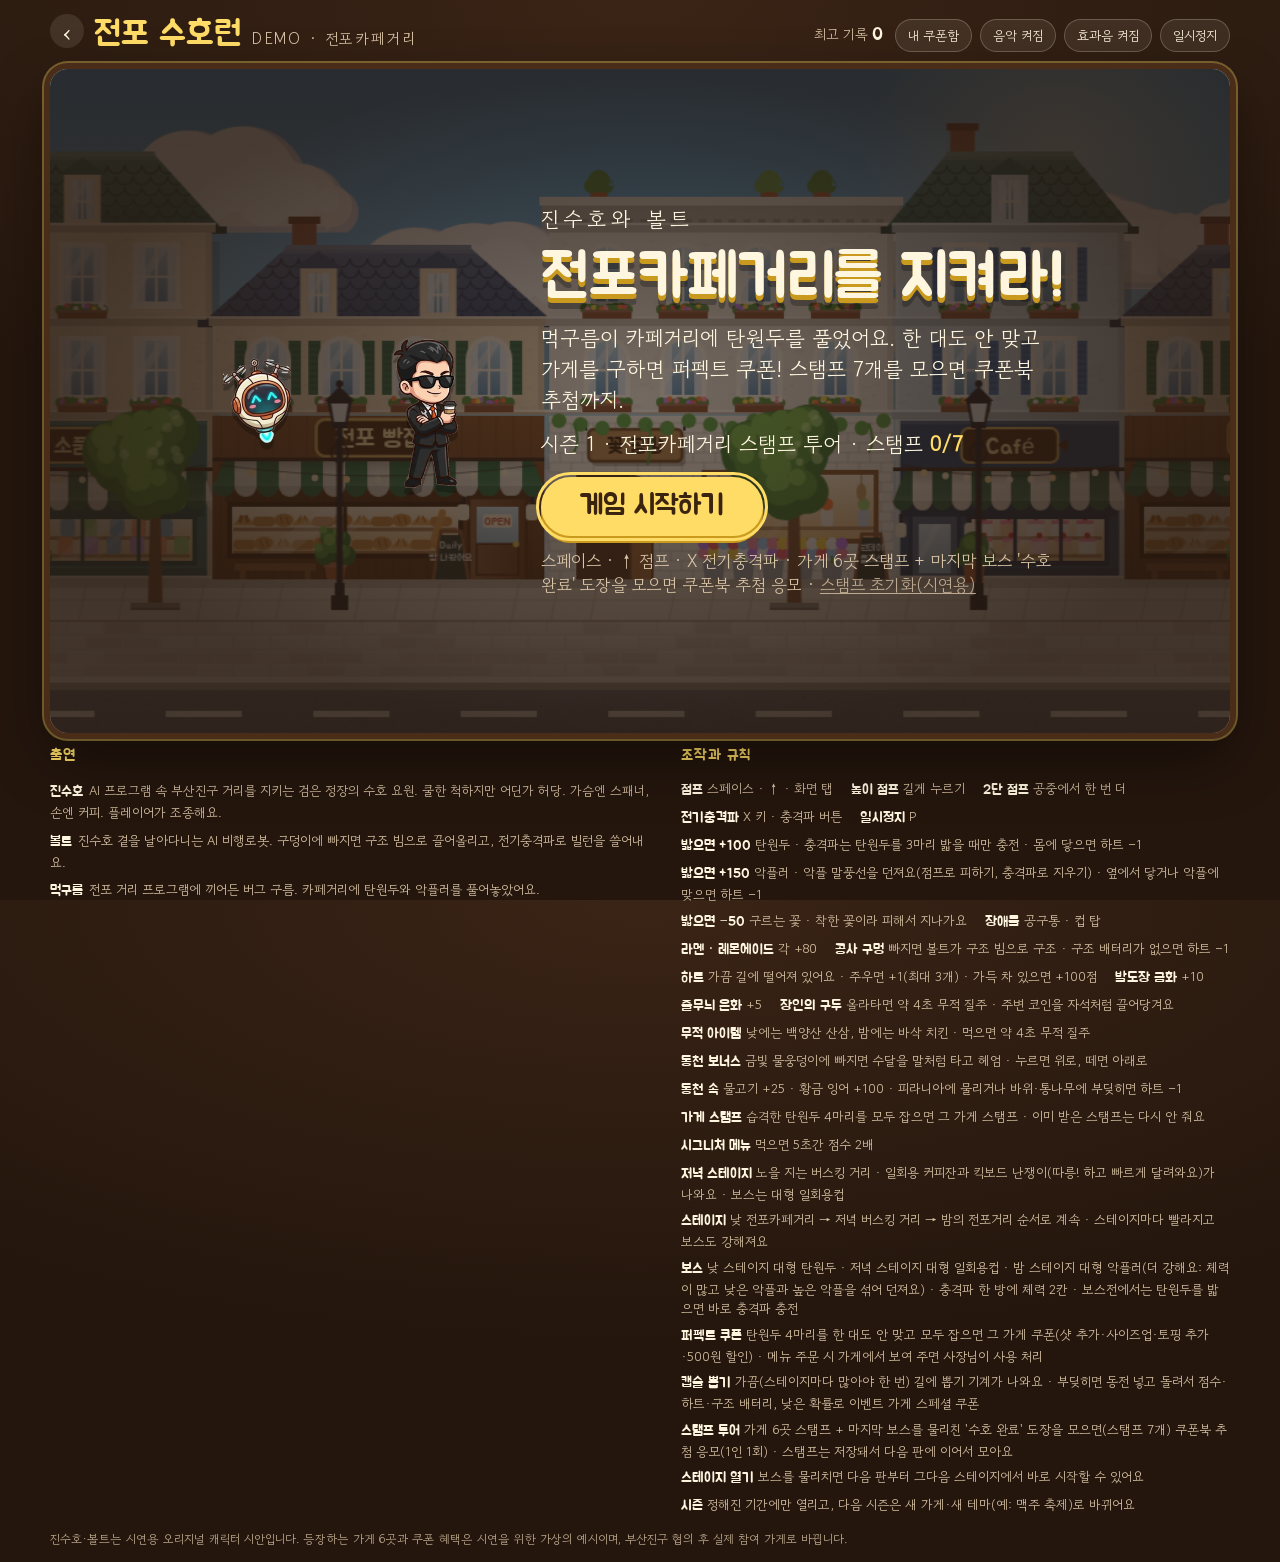
<file: jeonpo/index.html>
<!doctype html><html><head><meta charset=utf8><meta name=viewport content="width=device-width,initial-scale=1,viewport-fit=cover"><style>:root{color-scheme:light;box-sizing:border-box;padding-top:env(safe-area-inset-top,0px);padding-bottom:env(safe-area-inset-bottom,0px)}html{scroll-padding-top:env(safe-area-inset-top,0px)}body{margin:0;padding:0;font:14px -apple-system,BlinkMacSystemFont,sans-serif;background:#fff;color:#000}img{max-width:100%}[hidden]:not([hidden=until-found i]){display:none!important}</style></head><body>
<title>전포 수호런</title>
<meta name="description" content="진수호와 볼트가 전포카페거리를 달리며 탄원두에게서 가게를 구하는 러너 게임 · 퍼펙트 쿠폰과 쿠폰북 추첨">
<link rel="icon" href="../common/sprites/bot_happy.png">
<script src="../common/sites.js?v=20261030c"></script>
<script src="../common/feedback.js?v=20261030b" defer></script>
<script src="../common/wallet.js?v=20261022a"></script>
<link rel="preconnect" href="https://fonts.googleapis.com">
<link rel="preconnect" href="https://fonts.gstatic.com" crossorigin>
<link rel="stylesheet" href="https://fonts.googleapis.com/css2?family=Jua&family=Gowun+Dodum&display=swap">
<style>
/* Layout: one 16:9 street stage on an espresso-dark ground, title bar above, cast & controls below (same frame as 코닉의 모험) */
:root{
  --ground:#24160d;
  --ground-2:#3a2416;
  --cream:#fff6e0;
  --muted:#d9c4a6;
  --yellow:#ffdc66;      /* 부산진구 캐릭터 옐로 */
  --yellow-deep:#c99a1e;
  --line:#4e2f13;        /* 매뉴얼 라인 브라운 */
  --blue:#517aa4;        /* 할배 옷깃 블루 */
  --font-display:"Jua","Gowun Dodum","Apple SD Gothic Neo","Malgun Gothic",system-ui,sans-serif;
  --font-body:"Gowun Dodum","Apple SD Gothic Neo","Malgun Gothic",system-ui,sans-serif;
  color-scheme:dark;
}
html{height:100%}
body{min-height:100%}
[hidden]{display:none!important}
body{
  background:var(--ground);
  background-image:radial-gradient(120% 70% at 50% 0%,var(--ground-2),var(--ground) 70%);
  color:var(--cream);font-family:var(--font-body);
  margin:0;box-sizing:border-box;padding-inline:16px;padding-block:14px;
  display:flex;flex-direction:column;align-items:center;justify-content:center;gap:12px;
}
.bar,.stage,.cast,.credit{flex-shrink:0;width:min(100%,1180px,calc((100vh - 210px) * 16 / 9));min-width:min(100%,320px)}
@supports (height:100dvh){.bar,.stage,.cast,.credit{width:min(100%,1180px,calc((100dvh - 210px) * 16 / 9))}}
.bar{display:flex;align-items:center;justify-content:space-between;gap:12px;flex-wrap:wrap}
h1{font-family:var(--font-display);font-weight:400;font-size:clamp(22px,3.2vw,34px);margin:0;color:var(--yellow);text-wrap:balance}
h1 small{font-family:var(--font-body);font-size:.45em;color:var(--muted);letter-spacing:.12em;margin-left:.6em;vertical-align:middle}
.tools{display:flex;align-items:center;gap:8px;flex-wrap:wrap}
.best{font-size:14px;color:var(--muted);margin-right:4px;font-variant-numeric:tabular-nums}
.best b{font-family:var(--font-display);font-weight:400;color:var(--cream);font-size:18px;margin-left:4px}
.tbtn{font:inherit;font-size:13px;color:var(--cream);background:rgba(255,246,224,.08);border:1px solid rgba(255,246,224,.22);border-radius:999px;padding:6px 12px;cursor:pointer}
.tbtn:hover{background:rgba(255,246,224,.16)}
.tbtn:focus-visible,.go:focus-visible,.skill:focus-visible,input:focus-visible{outline:3px solid var(--yellow);outline-offset:2px}

.stage{position:relative;aspect-ratio:16/9;max-width:100%;border-radius:18px;overflow:hidden;
  box-shadow:0 0 0 6px #4a2d18,0 0 0 8px rgba(255,220,102,.35),0 24px 60px rgba(0,0,0,.45);container-type:inline-size;background:#f3b46b}
canvas{display:block;width:100%;height:100%;touch-action:none;user-select:none;-webkit-user-select:none;cursor:pointer}
.ovl{position:absolute;inset:0;display:flex;overflow-y:auto;
  background:radial-gradient(closest-side,rgba(36,22,13,.6),rgba(36,22,13,.84));text-align:center;padding:3cqw}
.card{margin:auto;display:flex;flex-direction:column;align-items:center;gap:1.3cqw;max-width:76cqw}
.eyebrow{margin:0;font-size:max(11px,1.5cqw);letter-spacing:.2em;color:var(--yellow)}
.ovl h2{font-family:var(--font-display);font-weight:400;margin:0;font-size:clamp(22px,6.4cqw,70px);line-height:1.05;color:var(--cream);
  text-shadow:0 .45cqw 0 var(--yellow-deep),0 .9cqw 0 rgba(0,0,0,.25);text-wrap:balance}
.ovl p{margin:0;font-size:max(12px,1.8cqw);color:var(--cream);line-height:1.45}
.ovl .big{font-family:var(--font-display);font-size:clamp(28px,6cqw,64px);color:var(--yellow);line-height:1;font-variant-numeric:tabular-nums}
.ovl .sub{color:var(--muted);font-variant-numeric:tabular-nums}
.go{font-family:var(--font-display);font-size:clamp(16px,2.6cqw,28px);color:#3a230f;background:var(--yellow);border:0;border-radius:999px;
  padding:.42em 1.4em;cursor:pointer;box-shadow:0 .25em 0 var(--yellow-deep);margin-top:.4cqw}
.go:hover{filter:brightness(1.06)}
.go:active{transform:translateY(.15em);box-shadow:0 .1em 0 var(--yellow-deep)}
.go.ghost{background:transparent;color:var(--cream);box-shadow:inset 0 0 0 2px rgba(255,246,224,.5)}
.go[disabled]{opacity:.5;cursor:default}
.row{display:flex;gap:1.6cqw;flex-wrap:wrap;justify-content:center;align-items:center}
.hint{font-size:max(11px,1.45cqw)!important;color:var(--muted)!important}
.tl{display:grid;grid-template-columns:auto minmax(0,1fr);gap:3cqw;align-items:center;text-align:left;width:76cqw;max-width:100%}
.tl .tcol{display:flex;flex-direction:column;align-items:flex-start;gap:1.1cqw;min-width:0}
.ovl .tl h2{font-size:clamp(14px,5.2cqw,60px);word-break:keep-all}
.tl p{word-break:keep-all}
.tl .go{white-space:nowrap;font-size:clamp(12px,2.8cqw,28px)}
.tl .duo img{height:clamp(40px,17cqw,190px)}
@container (max-width:560px){.tl .story,.tl .hint,.tl .eyebrow{display:none}.tl .duo img{height:22cqw}.ovl .tl h2{font-size:6.2cqw}.tl .go{font-size:4cqw}}
.duo{display:flex;align-items:flex-end;justify-content:center;gap:1.5cqw}
.duo img{height:clamp(56px,12cqw,130px);width:auto;max-width:100%;filter:drop-shadow(0 .6cqw 0 rgba(0,0,0,.25))}
.namerow{display:flex;gap:.8cqw;align-items:center;margin:.2cqw 0 .4cqw}
.namerow input[type=text]{flex:1;min-width:0;width:auto}
.go.small{font-size:max(13px,1.7cqw);padding:.32em .9em;margin:0;flex-shrink:0}
.box .err{color:#ffb4a2;font-size:max(11px,1.4cqw);margin:0 0 .3cqw;min-height:0}
.box .err:empty{display:none}
.nick{display:flex;gap:.8cqw;align-items:center;font-size:max(12px,1.7cqw);color:var(--muted)}
.ovl input[type=text],.ovl input[type=tel]{font:inherit;font-size:max(13px,1.8cqw);color:var(--cream);background:rgba(255,246,224,.1);
  border:1px solid rgba(255,246,224,.35);border-radius:10px;padding:.35em .7em;width:16em;max-width:100%;box-sizing:border-box}

/* result screen */
.res{display:grid;grid-template-columns:1fr 1fr;gap:2.4cqw;align-items:start;text-align:left;width:min(76cqw,100%)}
.res>div{min-width:0;display:flex;flex-direction:column;gap:1cqw}
.res .scorecol{align-items:center;text-align:center}
.box{background:rgba(255,246,224,.07);border:1px solid rgba(255,246,224,.18);border-radius:14px;padding:1.2cqw 1.5cqw}
.box h3{margin:0 0 .6cqw;font-family:var(--font-display);font-weight:400;font-size:max(13px,1.8cqw);color:var(--yellow)}
.ticket{background:var(--yellow);color:#3a230f;border-radius:14px;padding:1.1cqw 1.6cqw;font-family:var(--font-display);font-size:max(13px,1.9cqw);
  box-shadow:0 .25em 0 var(--yellow-deep);border:2px dashed rgba(58,35,15,.35)}
.ticket small{display:block;font-family:var(--font-body);font-size:.72em;opacity:.8}
.stamps{display:grid;grid-template-columns:repeat(3,1fr);gap:.5cqw .8cqw;margin-bottom:.4cqw}
.stamp .nm{line-height:1.2;word-break:keep-all}
.stamp{position:relative;display:flex;flex-direction:column;align-items:center;gap:.3cqw;text-align:center;font-size:max(11px,1.3cqw);color:var(--muted)}
.stamp .mark{width:max(32px,4.4cqw);height:max(32px,4.4cqw);border-radius:50%;border:2px dashed rgba(255,246,224,.4);display:flex;align-items:center;justify-content:center;font-size:.85em}
.stamp.ok{color:var(--cream)}
.stamp.final{grid-column:1/-1;flex-direction:row;justify-content:center;gap:1cqw}
.stamp.final .new{position:static}
.stamp.final.ok .mark{border-color:#c99a1e;color:#a8701a;background:#fff3c4;box-shadow:inset 0 0 0 3px #fff3c4,inset 0 0 0 4px #c99a1e}
.stamp.ok .mark{border:3px solid #d8352a;background:#fff8ec;color:#d8352a;font-family:var(--font-display);font-size:1.15em;transform:rotate(-12deg);box-shadow:inset 0 0 0 3px #fff8ec,inset 0 0 0 4px #d8352a}
.stamp .new{position:absolute;top:0;right:12%;background:var(--yellow);color:#3a230f;border-radius:999px;padding:0 .5em;font-size:.8em;font-family:var(--font-display)}
.stampline{margin:.2cqw 0 .8cqw;font-size:max(12px,1.6cqw);color:var(--cream)}
.stampline b{color:var(--yellow)}
.linkbtn{background:none;border:0;padding:0;color:inherit;text-decoration:underline;font:inherit;cursor:pointer;opacity:.8}
.coupons,.board{list-style:none;margin:0;padding:0;display:flex;flex-direction:column;gap:.5cqw;font-size:max(12px,1.55cqw)}
.coupons li{display:flex;justify-content:space-between;gap:1cqw;border-left:4px solid var(--c,#ffdc66);padding-left:.8cqw}
.coupons li span:last-child{color:var(--muted)}
.board li{display:grid;grid-template-columns:2em 1fr auto;gap:.6cqw;font-variant-numeric:tabular-nums}
.board li.me{color:var(--yellow)}
.empty{color:var(--muted);font-size:max(12px,1.5cqw);margin:0}
.form{display:flex;flex-direction:column;gap:.8cqw;text-align:left;width:min(46cqw,100%)}
.form label{display:flex;flex-direction:column;gap:.3cqw;font-size:max(12px,1.6cqw);color:var(--muted)}
.form .agree{flex-direction:row;align-items:flex-start;gap:.6cqw;line-height:1.4}
.form .agree input{margin-top:.25em}
.form .err{color:#ffb4a2;font-size:max(12px,1.5cqw);margin:0;min-height:1.4em}
@container (max-width:560px){.res{grid-template-columns:1fr}}

/* skill buttons on the stage */
.skills{position:absolute;right:1.6cqw;bottom:1.6cqw;display:flex;gap:1.2cqw;z-index:2}
.skill{font-family:var(--font-display);font-size:max(13px,2cqw);width:max(56px,9cqw);height:max(56px,9cqw);border-radius:50%;cursor:pointer;
  border:3px solid #3a230f;color:#3a230f;background:#fff6e0;box-shadow:0 .3cqw 0 rgba(0,0,0,.35);display:flex;flex-direction:column;align-items:center;justify-content:center;line-height:1.05;padding:0;touch-action:none}
.skill small{font-family:var(--font-body);font-size:.62em;opacity:.75}
.skill.bolt{background:radial-gradient(circle at 38% 30%,#fff6b8 0,#ffd23f 45%,#e39a12 100%);border:3px solid #5a3a0a;box-shadow:0 .35cqw 0 #8a5a0a,0 .6cqw 1.2cqw rgba(0,0,0,.35);color:#3a230f}
.skill.bolt svg{width:46%;height:46%;fill:#3a230f;margin-top:-6%}
.skill.bolt small{font-family:var(--font-display);opacity:1;font-size:.7em;margin-top:-2%}
.skill.bolt.ready{background:radial-gradient(circle at 38% 30%,#fffbe0 0,#ffe04a 45%,#f0a412 100%);border-color:#5a3a0a;animation:pulse .8s ease-in-out infinite alternate}
.skill.bolt[aria-disabled="true"]{opacity:.6;filter:grayscale(.5)}
.hudbtns{position:absolute;right:1.6cqw;top:1.6cqw;display:flex;gap:1cqw;z-index:2}
.skills[hidden]~.hudbtns{display:none}
.hbtn{width:max(34px,5cqw);height:max(34px,5cqw);border-radius:50%;padding:0;display:flex;align-items:center;justify-content:center;cursor:pointer;color:#fff6e0;
  background:rgba(28,18,10,.6);border:2px solid rgba(255,246,224,.4);box-shadow:0 .25cqw 0 rgba(0,0,0,.3);touch-action:none}
.hbtn svg{width:56%;height:56%;fill:currentColor}
.hbtn .off{display:none}.hbtn.muted .on{display:none}.hbtn.muted .off{display:inline}
body.playing .fbtn{display:none!important}
.skill.roar.ready{background:var(--yellow);animation:pulse .8s ease-in-out infinite alternate}
.skill[aria-disabled="true"]{opacity:.55}
@keyframes pulse{to{transform:scale(1.07)}}
@media (prefers-reduced-motion:reduce){.skill.roar.ready,.skill.bolt.ready{animation:none}}

*{-webkit-tap-highlight-color:transparent}
button{touch-action:manipulation}
.stage,canvas{-webkit-touch-callout:none;-webkit-user-select:none;user-select:none}
.fbtn{display:none}
body.playing{overflow:hidden;touch-action:none}
body.playing .bar,body.playing .cast,body.playing .credit{display:none}
body.playing .stage{position:fixed;inset:0;width:100%;height:100%;min-width:0;max-width:none;aspect-ratio:auto;border-radius:0;box-shadow:none;
  background:var(--ground);display:flex;align-items:center;justify-content:center;z-index:10;box-sizing:border-box;
  padding:env(safe-area-inset-top,0px) env(safe-area-inset-right,0px) env(safe-area-inset-bottom,0px) env(safe-area-inset-left,0px)}
body.playing canvas{height:auto;aspect-ratio:16/9;width:min(100%,calc(100vh * 16 / 9))}
@supports (height:100dvh){body.playing canvas{width:min(100%,calc((100dvh - env(safe-area-inset-top,0px) - env(safe-area-inset-bottom,0px)) * 16 / 9))}}
body.playing .fbtn{display:block;position:absolute;left:calc(env(safe-area-inset-left,0px) + 10px);bottom:calc(env(safe-area-inset-bottom,0px) + 10px);z-index:3;
  font:inherit;font-size:13px;color:var(--cream);background:rgba(36,22,13,.6);border:1px solid rgba(255,246,224,.35);border-radius:999px;padding:8px 14px}
@media (orientation:portrait){
  body.playing .stage{inset:auto;top:50%;left:50%;width:100vh;height:100vw;padding:0;transform:translate(-50%,-50%) rotate(90deg)}
  body.playing canvas{width:min(100%,calc(100vw * 16 / 9))}
}
@supports (height:100dvh){@media (orientation:portrait){body.playing .stage{width:100dvh}}}

.cast{display:grid;grid-template-columns:minmax(0,1.1fr) minmax(0,1fr);gap:16px 28px;align-items:start}
.cast h3{margin:0 0 6px;font-family:var(--font-display);font-weight:400;font-size:15px;color:var(--yellow);letter-spacing:.04em}
.who{display:flex;flex-direction:column;gap:8px;font-size:13px;line-height:1.5;color:var(--muted)}
.who p{margin:0}
.who b{color:var(--cream);font-weight:400;font-family:var(--font-display);font-size:14px;margin-right:6px}
.keys{min-width:0;display:flex;flex-wrap:wrap;gap:6px 18px;font-size:13px;color:var(--muted);line-height:1.5;align-content:flex-start}
.keys span b{color:var(--cream);font-weight:400;font-family:var(--font-display);font-size:14px;margin-right:4px}
.credit{font-size:12px;color:var(--muted);line-height:1.6;margin:0;opacity:.85}
@media (max-width:620px){.cast{grid-template-columns:1fr}}
.home{display:inline-flex;align-items:center;justify-content:center;width:1.25em;height:1.25em;margin-right:.35em;border-radius:50%;
  background:rgba(255,246,224,.1);color:var(--cream);text-decoration:none;font-size:.8em;vertical-align:.08em}
.home:hover{background:rgba(255,246,224,.2)}
a.tbtn{text-decoration:none;display:inline-flex;gap:6px;align-items:center}
a.tbtn b{font-family:var(--font-display);font-weight:400;color:#123b36;background:#6ff2d6;border-radius:999px;padding:0 7px;font-size:12px}
a.tbtn b:empty{display:none}
.skill.bolt{background:radial-gradient(circle at 38% 30%,#f2fffb 0,#6ff2d6 45%,#2f9f8c 100%);border-color:#1d5c55;box-shadow:0 .35cqw 0 #1d5c55,0 .6cqw 1.2cqw rgba(0,0,0,.35);color:#123b36}
.skill.bolt.ready{background:radial-gradient(circle at 38% 30%,#ffffff 0,#8ff7e2 45%,#33b39c 100%);border-color:#1d5c55}
.skill.bolt svg{fill:#123b36}
.cplist{list-style:none;margin:0;padding:0;display:flex;flex-direction:column;gap:.6cqw}
.cplist li{display:flex;justify-content:space-between;align-items:center;gap:1cqw;background:#fff6e0;color:#3a230f;border-radius:10px;padding:.5cqw 1cqw;
  border-left:6px solid var(--c,#ffdc66);font-size:max(12px,1.5cqw)}
.cplist li b{font-family:var(--font-display);font-weight:400}
.cplist li span{opacity:.75;font-size:.9em;text-align:right}
.walletlink{color:var(--yellow);font-size:max(12px,1.5cqw)}
h1{white-space:nowrap}
@media (max-width:700px){#bgm,#snd,#pauseBtn{display:none}}
</style>

<header class="bar">
  <h1><a class="home" href="../" aria-label="수호런 홈으로">‹</a>전포 수호런<small>DEMO · 전포카페거리</small></h1>
  <div class="tools">
    <span class="best">최고 기록<b id="best">0</b></span>
    <a class="tbtn" href="../wallet/">내 쿠폰함<b id="cpN"></b></a>
    <button class="tbtn" id="bgm" type="button">음악 켜짐</button>
    <button class="tbtn" id="snd" type="button">효과음 켜짐</button>
    <button class="tbtn" id="pauseBtn" type="button">일시정지</button>
  </div>
</header>

<div class="stage" id="stage">
  <canvas id="game" aria-label="부산진구 수호런 게임 화면"></canvas>
  <div class="skills" id="skills" hidden>
    <button class="skill bolt" id="btnBolt" type="button" aria-disabled="true" aria-label="전기충격파 쓰기"><svg viewBox="0 0 24 24" aria-hidden="true"><path d="M14 1.5 4 14h7l-1.5 8.5L20 9.5h-7z"/></svg><small id="boltN">×0</small></button>
  </div>
  <div class="hudbtns" id="hudbtns"><button class="hbtn" id="hSnd" type="button" aria-label="소리 끄기/켜기"><svg viewBox="0 0 24 24" aria-hidden="true"><path class="spk" d="M4 9h4l5-4v14l-5-4H4z"/><path class="on" d="M16 8.5a5 5 0 0 1 0 7M18.5 6a8.5 8.5 0 0 1 0 12" fill="none" stroke="currentColor" stroke-width="2" stroke-linecap="round"/><path class="off" d="M16 9l5 6M21 9l-5 6" fill="none" stroke="currentColor" stroke-width="2" stroke-linecap="round"/></svg></button><button class="hbtn" id="hPause" type="button" aria-label="일시정지"><svg viewBox="0 0 24 24" aria-hidden="true"><rect x="6" y="5" width="4" height="14" rx="1.2"/><rect x="14" y="5" width="4" height="14" rx="1.2"/></svg></button></div>
  <div class="ovl" id="ovl"><div class="card" id="card"></div></div>
  <button class="fbtn" id="fpause" type="button">일시정지</button>
</div>

<section class="cast">
  <div class="who">
    <h3>출연</h3>
    <p><b>진수호</b>AI 프로그램 속 부산진구 거리를 지키는 검은 정장의 수호 요원. 쿨한 척하지만 어딘가 허당. 가슴엔 스패너, 손엔 커피. 플레이어가 조종해요.</p>
    <p><b>볼트</b>진수호 곁을 날아다니는 AI 비행로봇. 구덩이에 빠지면 구조 빔으로 끌어올리고, 전기충격파로 빌런을 쓸어내요.</p>
    <p><b>먹구름</b>전포 거리 프로그램에 끼어든 버그 구름. 카페거리에 탄원두와 악플러를 풀어놓았어요.</p>
  </div>
  <div class="keys">
    <h3 style="flex-basis:100%">조작과 규칙</h3>
    <span><b>점프</b>스페이스 · ↑ · 화면 탭</span>
    <span><b>높이 점프</b>길게 누르기</span>
    <span><b>2단 점프</b>공중에서 한 번 더</span>
    <span><b>전기충격파</b>X 키 · 충격파 버튼</span>
    <span><b>일시정지</b>P</span>
    <span><b>밟으면 +100</b>탄원두 · 충격파는 탄원두를 3마리 밟을 때만 충전 · 몸에 닿으면 하트 −1</span>
    <span><b>밟으면 +150</b>악플러 · 악플 말풍선을 던져요(점프로 피하기, 충격파로 지우기) · 옆에서 닿거나 악플에 맞으면 하트 −1</span>
    <span><b>밟으면 −50</b>구르는 꽃 · 착한 꽃이라 피해서 지나가요</span>
    <span><b>장애물</b>공구통 · 컵 탑</span>
    <span><b>라멘 · 레몬에이드</b>각 +80</span>
    <span><b>공사 구멍</b>빠지면 볼트가 구조 빔으로 구조 · 구조 배터리가 없으면 하트 −1</span>
    <span><b>하트</b>가끔 길에 떨어져 있어요 · 주우면 +1(최대 3개) · 가득 차 있으면 +100점</span>
    <span><b>발도장 금화</b>+10</span>
    <span><b>줄무늬 은화</b>+5</span>
    <span><b>장인의 구두</b>올라타면 약 4초 무적 질주 · 주변 코인을 자석처럼 끌어당겨요</span>
    <span><b>무적 아이템</b>낮에는 백양산 산삼, 밤에는 바삭 치킨 · 먹으면 약 4초 무적 질주</span>
    <span><b>동천 보너스</b>금빛 물웅덩이에 빠지면 수달을 말처럼 타고 헤엄 · 누르면 위로, 떼면 아래로</span>
    <span><b>동천 속</b>물고기 +25 · 황금 잉어 +100 · 피라니아에 물리거나 바위·통나무에 부딪히면 하트 −1</span>
    <span><b>가게 스탬프</b>습격한 탄원두 4마리를 모두 잡으면 그 가게 스탬프 · 이미 받은 스탬프는 다시 안 줘요</span>
    <span><b>시그니처 메뉴</b>먹으면 5초간 점수 2배</span>
    <span><b>저녁 스테이지</b>노을 지는 버스킹 거리 · 일회용 커피잔과 킥보드 난쟁이(따릉! 하고 빠르게 달려와요)가 나와요 · 보스는 대형 일회용컵</span>
    <span><b>스테이지</b>낮 전포카페거리 → 저녁 버스킹 거리 → 밤의 전포거리 순서로 계속 · 스테이지마다 빨라지고 보스도 강해져요</span>
    <span><b>보스</b>낮 스테이지 대형 탄원두 · 저녁 스테이지 대형 일회용컵 · 밤 스테이지 대형 악플러(더 강해요: 체력이 많고 낮은 악플과 높은 악플을 섞어 던져요) · 충격파 한 방에 체력 2칸 · 보스전에서는 탄원두를 밟으면 바로 충격파 충전</span>
    <span><b>퍼펙트 쿠폰</b>탄원두 4마리를 한 대도 안 맞고 모두 잡으면 그 가게 쿠폰(샷 추가·사이즈업·토핑 추가·500원 할인) · 메뉴 주문 시 가게에서 보여 주면 사장님이 사용 처리</span>
    <span><b>캡슐 뽑기</b>가끔(스테이지마다 많아야 한 번) 길에 뽑기 기계가 나와요 · 부딪히면 동전 넣고 돌려서 점수·하트·구조 배터리, 낮은 확률로 이벤트 가게 스페셜 쿠폰</span>
    <span><b>스탬프 투어</b>가게 6곳 스탬프 + 마지막 보스를 물리친 '수호 완료' 도장을 모으면(스탬프 7개) 쿠폰북 추첨 응모(1인 1회) · 스탬프는 저장돼서 다음 판에 이어서 모아요</span>
    <span><b>스테이지 열기</b>보스를 물리치면 다음 판부터 그다음 스테이지에서 바로 시작할 수 있어요</span>
    <span><b>시즌</b>정해진 기간에만 열리고, 다음 시즌은 새 가게·새 테마(예: 맥주 축제)로 바뀌어요</span>
  </div>
</section>
<p class="credit">진수호·볼트는 시연용 오리지널 캐릭터 시안입니다. 등장하는 가게 6곳과 쿠폰 혜택은 시연을 위한 가상의 예시이며, 부산진구 협의 후 실제 참여 가게로 바뀝니다.</p>

<script>
(()=>{
"use strict";

/* ================= CONFIG : 스테이지·가게·스프라이트는 여기만 고치면 됩니다 ================= */
const CONFIG={
  goalScore:15000,
  season:{id:'s1-jeonpo',name:'시즌 1 · 전포카페거리 스탬프 투어',period:'[__월 __일 ~ __월 __일]'},   // 시즌마다 가게·테마를 바꿔 새로 시작
  speedUpPerStage:15,      // 스테이지가 바뀔 때마다 빨라지는 정도
  shoeAt:[24,45],          // 장인의 구두 등장 시점
  shoeTime:4.2,            // 장인의 구두 효과 시간(초)         // 경품 추첨권 목표 점수
  stages:[                 // 스테이지별 설정 (시간은 스테이지 시작부터 초) · 낮 → 저녁 → 밤
    {name:'전포카페거리', time:'낮', night:0, dusk:0, track:'street', color:'#c97a2a', arrive:'아침이 밝았어요', villain:'bean', rival:'troll',
     speed:330, bossAt:60, boss:'bean', bossHP:10, bossName:'대형 탄원두',
     stores:[              // 시연용 가상 가게 (실제 협업 가게로 교체)
      {at:9, name:'모카골목 로스터리', kind:'roastery', color:'#2f8f83', item:'핸드드립'},
      {at:33, name:'전포 소금빵집', kind:'bakery', color:'#c8553d', item:'소금빵'}]},
    {name:'노을 지는 버스킹 거리', time:'저녁', night:.35, dusk:1, track:'street', color:'#d9733a', arrive:'노을 지는 저녁이에요 · 버스킹 시작!', villain:'cup', rival:'kick',
     speed:330, bossAt:60, boss:'cup', bossHP:12, bossName:'대형 일회용컵',
     stores:[
      {at:9, name:'공구다방', kind:'tools', color:'#3d5a80', item:'쌍화차'},
      {at:33, name:'네온 LP카페', kind:'records', color:'#d94f8a', item:'라떼'}]},
    {name:'밤의 전포거리', time:'밤', night:1, dusk:0, track:'night', color:'#3b3a6b', arrive:'밤이 찾아와요', villain:'bean', rival:'troll',
     speed:330, bossAt:60, boss:'troll', bossHP:14, bossName:'대형 악플러',
     stores:[
      {at:9, name:'달빛 디저트바', kind:'cake', color:'#8a5cc4', item:'마카롱'},
      {at:33, name:'전포 야식 떡볶이', kind:'pocha', color:'#e0702c', item:'떡볶이'}]}
  ],
  midsEvening:[            // 저녁 거리 건물: 수제맥주·호프·라이브 펍
    {kind:'wine',sign:'전포 수제맥주',seed:21,w:280},{kind:'pocha',sign:'호프 & 치킨',seed:22,w:270},{kind:'records',sign:'라이브 펍',seed:23,w:280},{kind:'wine',sign:'비어 가든',seed:24,w:270}],
  maxHearts:3,             // 하트 최대 개수
  heartEvery:21,           // 하트 아이템이 나오는 간격(초) · 하트가 1개면 조금 더 자주
  charmAt:50,              // 구조 배터리(볼트 구조 +1) 등장 시점
  ginsengAt:[15,33,52],    // 바삭 치킨(먹으면 약 4초 무적) 등장 시점
  ginsengTime:4.2,
  dongcheonTime:10,        // 동천 보너스 물속 구간 길이(초)
  sprites:{                // 캐릭터 그림 (../common/sprites)
    enabled:true, base:'../common/sprites/',
    files:Object.fromEntries(['g_run1','g_run2','g_run3','g_run4','g_run5','g_run6','g_run7','g_run8','g_jump','g_fall','g_hero','g_ride','g_horse','g_horse2','g_shoe','g_shoe2','g_shoeride1','g_shoeride2','gacha_idle',
      'bot_a','bot_b','bot_blink','bot_happy','bot_zap_a','bot_zap_b','battery',
      // 제미나이로 새로 그린 적·보스·아이템·물속 그림 (없으면 예전 벡터 그림으로 그림)
      'v_bean','v_cup','v_troll','v_kick','v_flower','b_lava','b_cup','b_troll',
      'i_coin','i_coin_s','i_ginseng','i_chicken','i_lemonade','i_ramen','i_shoe','i_heart',
      'w_otter','w_fish1','w_fish2','w_fish_gold','w_pira',
      // 거리 건물은 원래 그림 사용. 제미나이 건물로 바꾸려면 아래 줄의 // 를 지우고 bld_*.png 를 넣으면 됨
      // ...['roastery','bakery','tools','records','cake','pocha','pub','flower'].flatMap(k=>['bld_'+k,'bld_'+k+'_n']),
      ].map(k=>[k,k+'.png']).concat([['gacha_sheet','gacha_sheet.webp']]))
  },
  mids:[                   // 거리 뒤쪽 건물 (간판 있는 테마 가게)
    {kind:'roastery',sign:'전포 로스터리',seed:11,w:280},{kind:'bakery',sign:'전포 빵집',seed:12,w:270},{kind:'cake',sign:'하루 케이크',seed:13,w:270},
    {kind:'goods',sign:'전포 소품샵',seed:14,w:290},{kind:'tools',sign:'전포 공구상가',seed:15,w:290},{kind:'records',sign:'레코드 & 책방',seed:16,w:280},
    {kind:'flower',sign:'꽃 공방',seed:17,w:280},{kind:'wine',sign:'와인 비스트로',seed:18,w:270},{kind:'pocha',sign:'전포 포장마차',seed:19,w:270}]
};
const SITE_ID='jeonpo';
const WALLET=window.SuhoWallet||null;
const GRAND=(WALLET&&WALLET.site(SITE_ID)&&WALLET.site(SITE_ID).grand)||{name:'쿠폰북',desc:'참여 가게 혜택 모음',winners:30};

const runFrame=()=>Math.floor(p.anim*.95*8/3)%8;   // 수호자 달리기 8프레임
const TOTAL_STORES=CONFIG.stages.reduce((a,x)=>a+x.stores.length,0);
const ST=()=>CONFIG.stages[S.level%CONFIG.stages.length];   // 낮 → 저녁 → 밤 반복
/* ================= setup ================= */
const cv=document.getElementById('game'),ctx=cv.getContext('2d');
const W=960,H=540,GROUND=448;
const DPR=Math.min(2,window.devicePixelRatio||1);
let RS=DPR;cv.width=W*RS;cv.height=H*RS;   // RS: 화면 해상도 배율(느린 기기에서 자동으로 낮춤)
const FD='"Jua","Gowun Dodum","Apple SD Gothic Neo",sans-serif';
const rand=(a,b)=>a+Math.random()*(b-a);
const pickArr=a=>a[Math.floor(Math.random()*a.length)];
const clamp=(v,a,b)=>Math.max(a,Math.min(b,v));
const fmt=n=>Math.floor(n).toLocaleString('ko-KR');
const LS={get(k,d){try{const v=localStorage.getItem(k);return v==null?d:JSON.parse(v)}catch(e){return d}},set(k,v){try{localStorage.setItem(k,JSON.stringify(v))}catch(e){}}};
const $=id=>document.getElementById(id);
const ovl=$('ovl'),card=$('card'),bestEl=$('best'),pauseBtn=$('pauseBtn'),sndBtn=$('snd'),bgmBtn=$('bgm');
const skills=$('skills'),btnBolt=$('btnBolt'),boltN=$('boltN');
let best=LS.get('bjrun.best',0);bestEl.textContent=fmt(best);
let nick=LS.get('bjrun.nick','');

/* sprites */
const SPR={};
(function loadSprites(){const sc=CONFIG.sprites;if(!sc.enabled)return;
  let bldLeft=Object.keys(sc.files).filter(k=>k.startsWith('bld_')).length;
  const ld=(k,f)=>{const im=new Image();im.onload=()=>{SPR[k]=im;if(k.startsWith('bld_')&&--bldLeft===0)try{rebuildArt()}catch(e){}};im.src=sc.base+f};
  for(const k in sc.files)ld(k,sc.files[k])})();
let RAINBOW=false;const OFF=document.createElement('canvas'),octx=OFF.getContext('2d');
const rainbowOn=()=>S.roarT>0&&!(S.roarT<1&&Math.floor(S.tAll*14)%2);   // 무적 중 무지개, 끝나기 1초 전 깜빡임
function drawSprite(k,x,y,h,rot,sx,sy){const im=SPR[k];if(!im)return false;const w=im.width*h/im.height;
  ctx.save();ctx.translate(x,y);if(rot)ctx.rotate(rot);ctx.scale(sx||1,sy||1);
  if(RAINBOW){const ow=Math.ceil(w*RS),oh=Math.ceil(h*RS);if(OFF.width!==ow||OFF.height!==oh){OFF.width=ow;OFF.height=oh}
    octx.globalCompositeOperation='source-over';octx.globalAlpha=1;octx.clearRect(0,0,ow,oh);octx.drawImage(im,0,0,ow,oh);
    octx.globalCompositeOperation='source-atop';const g=octx.createLinearGradient(0,0,ow,oh),t=S.tAll*420;
    for(let i=0;i<=6;i++)g.addColorStop(i/6,`hsl(${(t+i*60)%360},100%,60%)`);
    octx.globalAlpha=.6;octx.fillStyle=g;octx.fillRect(0,0,ow,oh);
    if(Math.floor(S.tAll*16)%2){octx.globalAlpha=.28;octx.fillStyle='#fff';octx.fillRect(0,0,ow,oh)}
    octx.globalAlpha=1;octx.globalCompositeOperation='source-over';ctx.drawImage(OFF,-w/2,-h,w,h)}
  else ctx.drawImage(im,-w/2,-h,w,h);
  ctx.restore();return true}
// 그림 한 장 그리기: (x,y)=발밑 가운데(bottom) 또는 한가운데(center), h=높이, flip=좌우반전
function art(k,x,y,h,o){const im=SPR[k];if(!im)return false;o=o||{};const w=im.width*h/im.height;
  ctx.save();ctx.translate(x,y);if(o.rot)ctx.rotate(o.rot);ctx.scale((o.flip?-1:1)*(o.sx||1),o.sy||1);
  if(o.filter)ctx.filter=o.filter;ctx.drawImage(im,-w/2,o.center?-h/2:-h,w,h);ctx.restore();return true}
function artShadow(x,y,rx){ctx.fillStyle='rgba(0,0,0,.2)';ctx.beginPath();ctx.ellipse(x,y,rx,rx*.22,0,0,7);ctx.fill()}
const hitFX=on=>on?'brightness(1.9) saturate(.4)':'';

/* ================= audio ================= */
let AC=null,master=null,musicBus=null;
let sfxOn=!LS.get('bjrun.muted',false),musicOn=LS.get('bjrun.music',true);
function getAC(){if(!AC){try{AC=new(window.AudioContext||window.webkitAudioContext)();master=AC.createGain();master.gain.value=.5;master.connect(AC.destination);
  musicBus=AC.createGain();musicBus.gain.value=.2;musicBus.connect(master)}catch(e){AC=null}}
  if(AC&&AC.state==='suspended')AC.resume().catch(()=>{});return AC}
function tone(f,d,type,vol,slide,dest,when){if(!AC)return;const t=when||AC.currentTime;const o=AC.createOscillator(),g=AC.createGain();
  o.type=type||'square';o.frequency.setValueAtTime(f,t);if(slide)o.frequency.exponentialRampToValueAtTime(Math.max(30,slide),t+d);
  g.gain.setValueAtTime(vol||.1,t);g.gain.exponentialRampToValueAtTime(.0008,t+d);o.connect(g);g.connect(dest||master);o.start(t);o.stop(t+d+.03)}
let NB=null;
function noise(d,vol,hp){if(!AC)return;if(!NB){NB=AC.createBuffer(1,AC.sampleRate*.6,AC.sampleRate);const a=NB.getChannelData(0);for(let i=0;i<a.length;i++)a[i]=Math.random()*2-1}
  const s=AC.createBufferSource(),g=AC.createGain(),f=AC.createBiquadFilter();f.type='highpass';f.frequency.value=hp||800;s.buffer=NB;
  const t=AC.currentTime;g.gain.setValueAtTime(vol,t);g.gain.exponentialRampToValueAtTime(.0008,t+d);s.connect(f);f.connect(g);g.connect(master);s.start(t);s.stop(t+d)}
const SFX={
  jump:()=>tone(440,.13,'square',.06,820),
  dbl:()=>tone(620,.13,'square',.06,1180),
  egg:()=>{tone(1320,.06,'triangle',.08);tone(1760,.08,'triangle',.06,0,null,AC.currentTime+.05)},
  stomp:()=>{tone(260,.12,'square',.09,90);noise(.07,.08,1500)},
  hit:()=>{tone(200,.3,'sawtooth',.1,60);noise(.18,.12,400)},
  bolt:()=>{noise(.5,.28,300);tone(90,.5,'sawtooth',.12,40)},
  charge:()=>{[880,1175,1568].forEach((f,i)=>tone(f,.09,'square',.05,0,null,AC.currentTime+i*.06))},
  roar:()=>{tone(150,.7,'sawtooth',.16,70);tone(300,.5,'square',.06,140)},
  power:()=>{const t0=AC.currentTime;tone(523,.35,'sine',.05,1047,null,t0);[523,659,784,1047,1319,1568].forEach((f,i)=>{tone(f,.14,'triangle',.08,0,null,t0+i*.055);tone(f*2,.1,'sine',.025,0,null,t0+i*.055+.02)});
    [2093,2637,3136].forEach((f,i)=>tone(f,.18,'sine',.03,0,null,t0+.36+i*.05))},
  shoe:()=>{const t0=AC.currentTime;tone(330,.16,'sine',.08,880,null,t0);[659,784,988,1319].forEach((f,i)=>tone(f,.12,'triangle',.08,0,null,t0+.12+i*.06));
    [1976,2637].forEach((f,i)=>tone(f,.16,'sine',.03,0,null,t0+.38+i*.05))},
  coupon:()=>{[784,988,1175,1568].forEach((f,i)=>tone(f,.12,'triangle',.08,0,null,AC.currentTime+i*.08))},
  fail:()=>{tone(392,.18,'triangle',.07,330);tone(330,.25,'triangle',.07,262,null,AC.currentTime+.16)},
  rescue:()=>{[523,659,784].forEach((f,i)=>tone(f,.14,'triangle',.08,0,null,AC.currentTime+i*.07))},
  menu:()=>{tone(988,.08,'square',.06);tone(1319,.14,'square',.06,0,null,AC.currentTime+.07)},
  boss:()=>{tone(110,.9,'sawtooth',.12,55);noise(.6,.06,200)},
  bosshit:()=>{tone(180,.25,'square',.1,70)},
  clear:()=>{[523,659,784,1047,784,1047].forEach((f,i)=>tone(f,.18,'triangle',.09,0,null,AC.currentTime+i*.11))},
  over:()=>{[392,330,262,196].forEach((f,i)=>tone(f,.22,'triangle',.08,0,null,AC.currentTime+i*.16))},
  splash:()=>{noise(.45,.22,500);tone(320,.3,'sine',.1,110)},
  fish:()=>{tone(1046,.06,'triangle',.07);tone(1397,.07,'triangle',.05,0,null,AC.currentTime+.04)},
  firework:()=>{noise(.5,.18,200);tone(140,.4,'sine',.1,60)},
  start:()=>{[659,784,1047].forEach((f,i)=>tone(f,.12,'square',.06,0,null,AC.currentTime+i*.08))}
};
function sfx(n){if(!sfxOn||!AC)return;try{SFX[n]&&SFX[n]()}catch(e){}}

/* music: two loops, 8th-note grid */
const NT=(base,s)=>s==null?null:base*Math.pow(2,s/12);
const TRACKS={
  street:{tempo:.19,lead:523.25,bass:130.81,
    L:[0,4,7,9,7,4,2,4, 0,4,7,12,9,7,4,null, 2,4,7,9,12,9,7,4, 2,0,2,4,0,null,null,null],
    B:[0,null,7,null,-3,null,4,null, 5,null,0,null,7,null,2,null, 0,null,7,null,-3,null,4,null, 5,null,7,null,0,null,null,null]},
  night:{tempo:.21,lead:392,bass:98,
    L:[0,4,7,9,7,4,2,4, 0,4,7,12,9,7,4,null, 2,4,7,9,12,9,7,4, 2,0,2,4,0,null,null,null],
    B:[0,null,7,null,-3,null,4,null, 5,null,0,null,7,null,2,null, 0,null,7,null,-3,null,4,null, 5,null,7,null,0,null,null,null]},
  boss:{tempo:.16,lead:440,bass:110,
    L:[0,3,7,3,8,7,3,0, 0,3,7,10,8,7,5,null, 0,3,7,12,10,8,7,3, 5,3,2,3,0,null,0,null],
    B:[0,0,null,0,0,null,0,null, -4,-4,null,-4,-2,null,-2,null, 0,0,null,0,0,null,0,null, -4,null,-2,null,0,null,null,null]}
};
let track='street',mStep=0,mNext=0,mTimer=null;
function musicTick(){if(!AC)return;const T=TRACKS[track];while(mNext<AC.currentTime+.15){const i=mStep%T.L.length;
  const l=NT(T.lead,T.L[i]),b=NT(T.bass,T.B[i]);if(l)tone(l,T.tempo*.9,'square',.05,0,musicBus,mNext);if(b)tone(b,T.tempo*.95,'triangle',.12,0,musicBus,mNext);
  mStep++;mNext+=T.tempo}}
function musicStart(){if(!musicOn||!getAC())return;musicStop();mNext=AC.currentTime+.05;mTimer=setInterval(musicTick,40)}
function musicStop(){if(mTimer){clearInterval(mTimer);mTimer=null}}
function musicTrack(t){if(track===t)return;track=t;mStep=0;if(mTimer)musicStart()}

/* ================= background (미리 그려 둔 고해상도 배경) ================= */
function cRGB(c){if(c[0]==='#'){const n=parseInt(c.slice(1),16);return[n>>16,n>>8&255,n&255]}return c.match(/\d+/g).slice(0,3).map(Number)}
function lerpC(a,b,t){const A=cRGB(a),B=cRGB(b);return`rgb(${A.map((v,i)=>(v+(B[i]-v)*t)|0).join(',')})`}
function rr(x,y,w,h,r){ctx.beginPath();ctx.moveTo(x+r,y);ctx.arcTo(x+w,y,x+w,y+h,r);ctx.arcTo(x+w,y+h,x,y+h,r);ctx.arcTo(x,y+h,x,y,r);ctx.arcTo(x,y,x+w,y,r);ctx.closePath()}
function puff(x,y,s,c){ctx.fillStyle=c;ctx.beginPath();ctx.arc(x,y,22*s,0,7);ctx.arc(x+24*s,y-10*s,26*s,0,7);ctx.arc(x+52*s,y,22*s,0,7);ctx.arc(x+26*s,y+8*s,22*s,0,7);ctx.fill()}
function grr(g,x,y,w,h,r){g.beginPath();g.moveTo(x+r,y);g.arcTo(x+w,y,x+w,y+h,r);g.arcTo(x+w,y+h,x,y+h,r);g.arcTo(x,y+h,x,y,r);g.arcTo(x,y,x+w,y,r);g.closePath()}
function mkC(w,h){const c=document.createElement('canvas');c.width=Math.ceil(w*DPR);c.height=Math.ceil(h*DPR);const g=c.getContext('2d');g.scale(DPR,DPR);c.lw=w;c.lh=h;return[c,g]}
function srand(a){return()=>{a|=0;a=a+0x6D2B79F5|0;let t=Math.imul(a^a>>>15,1|a);t=t+Math.imul(t^t>>>7,61|t)^t;return((t^t>>>14)>>>0)/4294967296}}
const shade=(c,k)=>{const A=cRGB(c);return`rgb(${A.map(v=>clamp(Math.round(k<0?v*(1+k):v+(255-v)*k),0,255)).join(',')})`};
const nt=c=>{const[r,g,b]=cRGB(c);return`rgb(${r*.36+14|0},${g*.38+18|0},${b*.5+46|0})`};   // 밤 색
const NEON=['#ff6fb1','#5ef0ff','#ffe35e','#9dff7a','#ff9a5e'];

const FACADE=['#f3dfbf','#f2c6a0','#eab4a4','#cfe0ea','#d6e3c3','#c8805f','#f0d79e','#bccbe0','#ead0d6','#f6e9d4'];
const ROOFC=['#d0553a','#3e5d8e','#2f6f6a','#8c4a36','#c96a3b','#4f5f7f'];
const AWN=['#d9483b','#2f8f6f','#3c6fae','#e39a2d','#8a5cc4','#c8553d','#2f6b4f','#d94f8a'];
const SHOPC=['#2f5f4f','#28466e','#6b2f2f','#3e3a5c','#5a3a22','#2f6b6b','#7a5a2a'];
const SIGNS=['Bakery','Café','ROASTERY','Brunch','DESSERT','베이커리','커피','전포 공구','TEA','소품샵','LP CAFÉ','디저트','PASTRY','젤라또'];

/* --- 집 한 채 그리기 (낮/밤) --- */
function houseDesign(seed,o){const r=srand(seed*7919+13);const pk=a=>a[Math.floor(r()*a.length)];
  const D={seed,w:Math.round(180+r()*80),floors:r()<.3?1:2,roof:pk(['gable','gable','mansard','flat']),fc:pk(FACADE),rc:pk(ROOFC),aw:pk(AWN),sc:pk(SHOPC),
    sign:pk(SIGNS),kind:pk(['bread','cake','cafe','bread','goods']),door:r()<.5?1:0,arch:r()<.4,shut:r()<.35,shutC:pk(['#3f7d5a','#3c6fae','#7a3b30','#5b6b7a']),
    flowers:r()<.75,brick:r()<.22,quoin:r()<.35,blade:r()<.5,board:r()<.5,neon:pk(NEON),r};
  if(D.fc==='#c8805f')D.brick=true;
  return Object.assign(D,o||{})}
function houseArt(D,night){
  const PAD=18,shopH=136,fH=76,roofH=D.roof==='flat'?20:60,body=shopH+D.floors*fH,CH=body+roofH+34+10,CW=D.w+PAD*2;
  const[c,g]=mkC(CW,CH);const r=srand(D.seed*31+3),rl=srand(D.seed*17+1);
  const x0=PAD,x1=PAD+D.w,yb=CH-10,yt=yb-body,w=D.w,N=night;
  const col=v=>N?nt(v):v;
  c.pad=PAD;c.base=yb;c.shopH=shopH;
  // 그림자
  g.fillStyle='rgba(0,0,0,.18)';g.fillRect(x1,yt+10,6,body-10);
  // ---- 지붕 ----
  if(D.roof==='flat'){
    g.fillStyle=col(shade(D.fc,-.22));g.fillRect(x0-6,yt-roofH,w+12,roofH);
    g.fillStyle=col(shade(D.fc,.25));g.fillRect(x0-8,yt-roofH-6,w+16,7);
    g.fillStyle=col(shade(D.fc,-.35));for(let x=x0;x<x1-4;x+=12)g.fillRect(x+2,yt-8,6,6);
    // 옥상 화분
    for(let i=0;i<3;i++){const px=x0+20+r()*(w-40);g.fillStyle=col('#b5623b');g.fillRect(px-7,yt-roofH-16,14,10);g.fillStyle=col(['#4f8f3f','#6aa84f'][i%2]);g.beginPath();g.arc(px,yt-roofH-19,9,0,7);g.arc(px-6,yt-roofH-15,6,0,7);g.arc(px+6,yt-roofH-15,6,0,7);g.fill()}
  }else{
    const inset=D.roof==='mansard'?w*.08:w*.22,top=yt-roofH;
    // 굴뚝
    const chx=x0+w*(r()<.5?.24:.7);g.fillStyle=col('#9a5a44');g.fillRect(chx,top-22,20,40);g.fillStyle=col('#6e3f2f');g.fillRect(chx-3,top-26,26,6);
    g.save();g.beginPath();g.moveTo(x0-10,yt+2);g.lineTo(x0+inset,top);g.lineTo(x1-inset,top);g.lineTo(x1+10,yt+2);g.closePath();
    const rg=g.createLinearGradient(0,top,0,yt);rg.addColorStop(0,col(shade(D.rc,.12)));rg.addColorStop(1,col(shade(D.rc,-.18)));g.fillStyle=rg;g.fill();g.clip();
    g.strokeStyle=col(shade(D.rc,-.35));g.lineWidth=1.4;
    for(let y=top+8,row=0;y<yt+4;y+=9,row++){g.beginPath();for(let x=x0-14+(row%2)*7;x<x1+14;x+=14){g.moveTo(x,y);g.arc(x+7,y,7,Math.PI,0,true)}g.stroke()}
    g.fillStyle='rgba(255,255,255,.12)';g.fillRect(x0-10,top,w+20,4);
    g.restore();
    g.fillStyle=col(shade(D.rc,-.45));g.fillRect(x0-12,yt-2,w+24,6);
    g.fillStyle=col(shade(D.rc,.3));g.fillRect(x0+inset,top-3,w-inset*2,4);
    // 지붕창(도머)
    const nd=w>220?2:1;for(let i=0;i<nd;i++){const dx=nd===1?x0+w/2:x0+w*(i?.68:.32),dy=top+14;
      g.fillStyle=col(shade(D.fc,.1));g.fillRect(dx-15,dy,30,roofH-16);
      g.fillStyle=col(shade(D.rc,-.1));g.beginPath();g.moveTo(dx-20,dy+2);g.lineTo(dx,dy-12);g.lineTo(dx+20,dy+2);g.closePath();g.fill();
      winGlass(g,dx-9,dy+6,18,roofH-28,N,rl,false)}
  }
  // ---- 벽 ----
  const fg=g.createLinearGradient(0,yt,0,yb);fg.addColorStop(0,col(shade(D.fc,.1)));fg.addColorStop(1,col(shade(D.fc,-.08)));g.fillStyle=fg;g.fillRect(x0,yt,w,body);
  if(D.brick){g.strokeStyle=N?'rgba(0,0,0,.18)':'rgba(110,50,30,.22)';g.lineWidth=1;for(let y=yt+6,k=0;y<yb-shopH;y+=7,k++){g.beginPath();g.moveTo(x0,y);g.lineTo(x1,y);for(let x=x0+(k%2)*8;x<x1;x+=16){g.moveTo(x,y);g.lineTo(x,y+7)}g.stroke()}}
  else{for(let i=0;i<w*body/90;i++){g.fillStyle=r()<.5?'rgba(0,0,0,.035)':'rgba(255,255,255,.06)';g.fillRect(x0+r()*w,yt+r()*body,2+r()*5,1+r()*2)}}
  if(D.quoin){g.fillStyle=col(shade(D.fc,.45));for(let y=yt+4,k=0;y<yb-shopH-8;y+=14,k++){g.fillRect(x0,y,k%2?10:16,11);g.fillRect(x1-(k%2?10:16),y,k%2?10:16,11)}}
  g.fillStyle='rgba(255,255,255,.16)';g.fillRect(x0,yt,3,body);g.fillStyle='rgba(0,0,0,.1)';g.fillRect(x1-5,yt,5,body);
  // 층 사이 몰딩
  for(let f=0;f<=D.floors;f++){const y=yb-shopH-f*fH;g.fillStyle=col(shade(D.fc,-.18));g.fillRect(x0-3,y-4,w+6,7);g.fillStyle=col(shade(D.fc,.35));g.fillRect(x0-3,y-5,w+6,2)}
  // ---- 위층 창문 ----
  const nw=Math.max(2,Math.floor((w-20)/58)),ww=30,wh=44,gap=(w-nw*ww)/(nw+1);
  for(let f=0;f<D.floors;f++){const wy=yb-shopH-(f+1)*fH+15;
    for(let i=0;i<nw;i++){const wx=x0+gap+i*(ww+gap);
      if(D.shut){g.fillStyle=col(D.shutC);g.fillRect(wx-12,wy,10,wh);g.fillRect(wx+ww+2,wy,10,wh);g.strokeStyle='rgba(0,0,0,.25)';g.lineWidth=1;g.beginPath();for(let y=wy+4;y<wy+wh;y+=5){g.moveTo(wx-11,y);g.lineTo(wx-3,y);g.moveTo(wx+ww+3,y);g.lineTo(wx+ww+11,y)}g.stroke()}
      g.fillStyle=col('#fbf6ea');if(D.arch){g.beginPath();g.moveTo(wx-4,wy+wh+3);g.lineTo(wx-4,wy+ww/2);g.arc(wx+ww/2,wy+ww/2,ww/2+4,Math.PI,0);g.lineTo(wx+ww+4,wy+wh+3);g.closePath();g.fill()}else g.fillRect(wx-4,wy-4,ww+8,wh+7);
      winGlass(g,wx,wy,ww,wh,N,rl,D.arch);
      g.fillStyle=col('#fbf6ea');g.fillRect(wx-6,wy+wh+2,ww+12,4);
      if(D.flowers&&r()<.85)flowerBox(g,wx-5,wy+wh+6,ww+10,N,r)}}
  // ---- 1층 가게 ----
  const sy=yb-shopH;
  g.fillStyle=col(D.sc);g.fillRect(x0+4,sy+4,w-8,shopH-4);
  g.fillStyle='rgba(255,255,255,.12)';g.fillRect(x0+4,sy+4,w-8,3);g.fillStyle='rgba(0,0,0,.2)';g.fillRect(x0+4,yb-12,w-8,12);
  // 간판
  g.font=`${D.sign.length>8?16:19}px ${FD}`;const tw=Math.min(w-40,g.measureText(D.sign).width+38),tx=x0+w/2;
  g.fillStyle=N?'#20160f':'#4a2c1a';grr(g,tx-tw/2,sy+10,tw,28,6);g.fill();g.lineWidth=2;g.strokeStyle=N?'#8a6a3a':'#d9b264';g.stroke();
  g.fillStyle=N?'#20160f':'#4a2c1a';g.beginPath();g.moveTo(tx-tw/2,sy+24);g.lineTo(tx-tw/2-8,sy+18);g.lineTo(tx-tw/2-8,sy+30);g.closePath();g.moveTo(tx+tw/2,sy+24);g.lineTo(tx+tw/2+8,sy+18);g.lineTo(tx+tw/2+8,sy+30);g.closePath();g.fill();
  g.textAlign='center';g.textBaseline='middle';
  if(N){g.shadowColor=D.neon;g.shadowBlur=12;g.fillStyle=D.neon;g.fillText(D.sign,tx,sy+25);g.shadowBlur=4;g.fillStyle='#fff';g.globalAlpha=.55;g.fillText(D.sign,tx,sy+25);g.globalAlpha=1;g.shadowBlur=0}
  else{g.fillStyle='#f6dfa0';g.fillText(D.sign,tx,sy+25)}
  // 어닝(줄무늬 차양)
  const a0=sy+44,ah=26,sw=16,n=Math.ceil((w+8)/sw);
  g.save();g.beginPath();g.moveTo(x0+8,a0);g.lineTo(x1-8,a0);g.lineTo(x1+2,a0+ah);g.lineTo(x0-2,a0+ah);g.closePath();g.clip();
  for(let i=0;i<n;i++){g.fillStyle=col(i%2?'#fff6ec':D.aw);g.fillRect(x0-2+i*sw,a0,sw,ah)}
  const ag=g.createLinearGradient(0,a0,0,a0+ah);ag.addColorStop(0,'rgba(0,0,0,.22)');ag.addColorStop(.5,'rgba(0,0,0,0)');ag.addColorStop(1,'rgba(255,255,255,.12)');g.fillStyle=ag;g.fillRect(x0-2,a0,w+4,ah);
  g.restore();
  // 그림자 + 물결 끝단
  g.fillStyle='rgba(0,0,0,.28)';g.fillRect(x0+6,a0+ah,w-12,12);
  for(let i=0;i<n;i++){const ax=x0-2+i*sw;if(ax>x1+2)break;g.fillStyle=col(i%2?'#fff6ec':D.aw);g.beginPath();g.moveTo(ax,a0+ah-1);g.lineTo(ax+sw,a0+ah-1);g.arc(ax+sw/2,a0+ah-1,sw/2,0,Math.PI);g.fill();
    g.fillStyle='rgba(0,0,0,.12)';g.beginPath();g.arc(ax+sw/2,a0+ah-1,sw/2,0,Math.PI);g.fill()}
  g.fillStyle=col('#3a2a20');g.fillRect(x0-2,a0-2,w+4,3);
  // 쇼윈도
  const dw=36,dx=D.door?x1-14-dw:x0+14,wx0=D.door?x0+14:x0+14+dw+10,wx1=D.door?dx-10:x1-14,wy0=a0+ah+12,wy1=yb-16;
  shopWindow(g,wx0,wy0,wx1-wx0,wy1-wy0,D,N,r);
  // 문
  g.fillStyle=col(shade(D.sc,-.25));g.fillRect(dx-3,wy0-4,dw+6,yb-wy0+4);
  g.fillStyle=col(shade(D.sc,.15));g.fillRect(dx,wy0,dw,yb-wy0-4);
  const dg=g.createLinearGradient(0,wy0+6,0,wy0+46);if(N){dg.addColorStop(0,'#ffe8a8');dg.addColorStop(1,'#ffb456')}else{dg.addColorStop(0,'#cfe6f2');dg.addColorStop(1,'#8fb7cf')}
  g.fillStyle=dg;g.fillRect(dx+5,wy0+6,dw-10,40);g.fillStyle='rgba(255,255,255,.3)';g.beginPath();g.moveTo(dx+5,wy0+30);g.lineTo(dx+18,wy0+6);g.lineTo(dx+24,wy0+6);g.lineTo(dx+5,wy0+40);g.fill();
  g.fillStyle='#e8c35a';g.beginPath();g.arc(D.door?dx+7:dx+dw-7,wy0+56,2.6,0,7);g.fill();
  // 벽등
  for(const lx of[dx-10,dx+dw+10]){if(lx<x0+4||lx>x1-4)continue;g.fillStyle='#2a2630';g.fillRect(lx-1,wy0-2,3,8);g.fillStyle=N?'#ffe7a0':'#f6eed8';grr(g,lx-4,wy0+5,9,12,3);g.fill();
    if(N){const lg=g.createRadialGradient(lx,wy0+11,1,lx,wy0+11,30);lg.addColorStop(0,'rgba(255,220,140,.55)');lg.addColorStop(1,'rgba(255,220,140,0)');g.fillStyle=lg;g.beginPath();g.arc(lx,wy0+11,30,0,7);g.fill()}}
  // 계단
  g.fillStyle=col('#bdb5a8');g.fillRect(x0,yb-5,w,5);g.fillStyle=col('#d8d1c4');g.fillRect(x0,yb-6,w,2);
  // 걸이 간판
  if(D.blade){const bx=D.door?x0+4:x1-4,by=sy-20,dir=D.door?-1:1;g.strokeStyle='#2a2630';g.lineWidth=2.5;g.beginPath();g.moveTo(bx,by);g.lineTo(bx+dir*30,by);g.moveTo(bx,by+10);g.lineTo(bx+dir*14,by);g.stroke();
    g.fillStyle=col(D.aw);g.beginPath();g.arc(bx+dir*22,by+17,12,0,7);g.fill();g.lineWidth=2;g.strokeStyle='#e0b85a';g.stroke();
    g.fillStyle='#fff6e0';g.fillRect(bx+dir*22-5,by+13,9,8);g.strokeStyle='#fff6e0';g.lineWidth=1.6;g.beginPath();g.arc(bx+dir*22+5,by+17,3,-1.4,1.4);g.stroke()}
  // 화분 + 입간판
  for(const px of[D.door?dx-14:dx+dw+14]){if(px<x0+6||px>x1-6)continue;pot(g,px,yb,N,r)}
  if(D.board){const bx=D.door?x0+26:x1-26;g.strokeStyle=col('#8a5a3a');g.lineWidth=2.5;g.beginPath();g.moveTo(bx-12,yb+6);g.lineTo(bx-6,yb-34);g.lineTo(bx+6,yb-34);g.lineTo(bx+12,yb+6);g.stroke();
    g.fillStyle=N?'#1a1c22':'#2c2f33';g.beginPath();g.moveTo(bx-10,yb+1);g.lineTo(bx-6,yb-31);g.lineTo(bx+6,yb-31);g.lineTo(bx+10,yb+1);g.closePath();g.fill();
    g.strokeStyle='rgba(255,255,255,.75)';g.lineWidth=1.2;g.beginPath();g.moveTo(bx-4,yb-24);g.lineTo(bx+4,yb-24);g.moveTo(bx-5,yb-17);g.lineTo(bx+5,yb-17);g.moveTo(bx-6,yb-10);g.lineTo(bx+3,yb-10);g.stroke();
    g.fillStyle='#ffb3c7';g.beginPath();g.arc(bx+3,yb-4,2,0,7);g.fill()}
  return c}
function winGlass(g,x,y,w,h,N,r,arch){
  g.save();g.beginPath();if(arch){g.moveTo(x,y+h);g.lineTo(x,y+w/2);g.arc(x+w/2,y+w/2,w/2,Math.PI,0);g.lineTo(x+w,y+h);g.closePath()}else g.rect(x,y,w,h);g.clip();
  const lit=N&&r()<.68;const gg=g.createLinearGradient(0,y,0,y+h);
  if(lit){gg.addColorStop(0,'#fff0b8');gg.addColorStop(1,'#ffb44e')}else if(N){gg.addColorStop(0,'#2e3966');gg.addColorStop(1,'#1c2346')}else{gg.addColorStop(0,'#bfe0f2');gg.addColorStop(1,'#5f93bb')}
  g.fillStyle=gg;g.fillRect(x,y,w,h);
  if(!N||lit){g.fillStyle=lit?'rgba(200,90,60,.35)':'rgba(255,255,255,.75)';g.fillRect(x,y,6,h);g.fillRect(x+w-6,y,6,h)}   // 커튼
  if(!N){g.fillStyle='rgba(255,255,255,.45)';g.beginPath();g.moveTo(x,y+h*.55);g.lineTo(x+w*.6,y);g.lineTo(x+w*.85,y);g.lineTo(x,y+h*.85);g.fill()}
  g.restore();
  g.fillStyle=N?'#c9c4b8':'#fbf6ea';g.fillRect(x+w/2-1,y,2,h);g.fillRect(x,y+h*.52,w,2);
  if(lit){g.save();g.globalCompositeOperation='lighter';const lg=g.createRadialGradient(x+w/2,y+h/2,2,x+w/2,y+h/2,w*1.1);lg.addColorStop(0,'rgba(255,200,110,.35)');lg.addColorStop(1,'rgba(255,200,110,0)');g.fillStyle=lg;g.fillRect(x-w*.6,y-h*.4,w*2.2,h*1.8);g.restore()}
}
function flowerBox(g,x,y,w,N,r){const fc=['#ff5d6c','#ff8fb3','#ffd84d','#ffffff','#ff7a3d','#c77dff'];
  g.fillStyle=N?'#3b4a3e':'#4f8f3f';for(let i=0;i<w;i+=5){g.beginPath();g.arc(x+i+2,y-1+r()*2,4,0,7);g.fill()}
  for(let i=0;i<w/5;i++){g.fillStyle=N?nt(fc[Math.floor(r()*fc.length)]):fc[Math.floor(r()*fc.length)];g.beginPath();g.arc(x+2+r()*(w-4),y-3+r()*4,2.2,0,7);g.fill()}
  g.fillStyle=N?'#3a2a26':'#8a5236';g.fillRect(x,y+1,w,7);g.fillStyle='rgba(255,255,255,.15)';g.fillRect(x,y+1,w,2)}
function pot(g,x,y,N,r){g.fillStyle=N?'#4a3030':'#b5623b';g.beginPath();g.moveTo(x-9,y-16);g.lineTo(x+9,y-16);g.lineTo(x+7,y);g.lineTo(x-7,y);g.closePath();g.fill();g.fillStyle=N?'#5a3a36':'#cf7a4f';g.fillRect(x-10,y-18,20,4);
  g.fillStyle=N?'#25402f':'#3f7d3a';g.beginPath();g.arc(x,y-30,12,0,7);g.arc(x-9,y-22,8,0,7);g.arc(x+9,y-22,8,0,7);g.fill();
  g.fillStyle=N?'#2f5a3a':'#64a84a';g.beginPath();g.arc(x-3,y-33,6,0,7);g.arc(x+5,y-26,5,0,7);g.fill()}
function shopWindow(g,x,y,w,h,D,N,r){
  const ig=g.createLinearGradient(0,y,0,y+h);if(N){ig.addColorStop(0,'#fff1c0');ig.addColorStop(1,'#ffb85c')}else{ig.addColorStop(0,'#fff4dc');ig.addColorStop(1,'#efc98e')}
  g.fillStyle=ig;g.fillRect(x,y,w,h);
  // 안쪽 물건
  const sh=[y+h*.42,y+h*.8];g.fillStyle='rgba(120,70,30,.55)';for(const s of sh)g.fillRect(x+4,s,w-8,3);
  for(const s of sh){for(let px=x+12;px<x+w-10;px+=17+r()*6){
    if(D.kind==='bread'){g.fillStyle='#c98a46';g.beginPath();g.ellipse(px,s-6,8,5.5,0,0,7);g.fill();g.fillStyle='#e8b56d';g.beginPath();g.ellipse(px-2,s-8,4,2,0,0,7);g.fill();g.strokeStyle='#9a5f2a';g.lineWidth=1;g.beginPath();g.moveTo(px-3,s-9);g.lineTo(px-1,s-4);g.moveTo(px+2,s-9);g.lineTo(px+4,s-4);g.stroke()}
    else if(D.kind==='cake'){g.fillStyle=['#ffd1dc','#fff6ec','#f7c9a0'][Math.floor(r()*3)];g.fillRect(px-7,s-12,14,12);g.fillStyle='#ff8fb3';g.fillRect(px-7,s-13,14,3);g.fillStyle='#d8352a';g.beginPath();g.arc(px,s-15,2.4,0,7);g.fill()}
    else if(D.kind==='cafe'){g.fillStyle='#fffaf0';g.fillRect(px-5,s-10,10,10);g.strokeStyle='#fffaf0';g.lineWidth=1.6;g.beginPath();g.arc(px+6,s-5,3,-1.4,1.4);g.stroke();g.fillStyle='#6b3f22';g.fillRect(px-5,s-10,10,2)}
    else{g.fillStyle=['#7fb7d9','#ff9f6b','#9dd17a','#c9a0e8'][Math.floor(r()*4)];grr(g,px-6,s-14,12,14,3);g.fill()}}}
  if(D.kind==='cafe'){for(let i=0;i<3;i++){const lx=x+w*(i+.5)/3;g.strokeStyle='rgba(60,40,20,.6)';g.lineWidth=1;g.beginPath();g.moveTo(lx,y);g.lineTo(lx,y+10);g.stroke();g.fillStyle='#ffd36b';g.beginPath();g.arc(lx,y+14,5,Math.PI,0);g.fill()}}
  // 유리 반사
  g.fillStyle='rgba(255,255,255,.28)';g.beginPath();g.moveTo(x+w*.15,y+h);g.lineTo(x+w*.45,y);g.lineTo(x+w*.58,y);g.lineTo(x+w*.28,y+h);g.fill();
  g.fillStyle='rgba(255,255,255,.18)';g.beginPath();g.moveTo(x+w*.36,y+h);g.lineTo(x+w*.66,y);g.lineTo(x+w*.7,y);g.lineTo(x+w*.4,y+h);g.fill();
  // 창틀
  g.strokeStyle=N?nt(shade(D.sc,-.3)):shade(D.sc,-.3);g.lineWidth=4;g.strokeRect(x,y,w,h);g.lineWidth=3;const np=w>110?3:2;g.beginPath();for(let i=1;i<np;i++){g.moveTo(x+w*i/np,y);g.lineTo(x+w*i/np,y+h)}g.stroke();
  if(N){g.save();g.globalCompositeOperation='lighter';const lg=g.createLinearGradient(0,y+h,0,y+h+12);lg.addColorStop(0,'rgba(255,190,100,.35)');lg.addColorStop(1,'rgba(255,190,100,0)');g.fillStyle=lg;g.fillRect(x-6,y+h,w+12,12);g.restore()}
}

/* --- 구름, 나무, 가로등, 먼 건물, 바닥 타일 --- */
function cloudArt(seed,N){const r=srand(seed*101+5),cw=300,ch=140;const[c,g]=mkC(cw,ch);const by=ch-22;const cs=[];
  const n=7+Math.floor(r()*4);for(let i=0;i<n;i++){const t=i/(n-1),rad=22+Math.sin(t*Math.PI)*34+r()*12;cs.push([30+t*(cw-60)+r()*10-5,by-rad*(.35+r()*.35),rad])}
  const draw=(dx,dy,k)=>{g.beginPath();for(const[x,y,rad]of cs){g.moveTo(x+dx+rad*k,y+dy);g.arc(x+dx,y+dy,rad*k,0,7)}g.fill()};
  g.save();g.beginPath();g.rect(0,0,cw,by+4);g.clip();
  g.fillStyle=N?'#2a3163':'#d7d4e2';draw(0,0,1);
  const mg=g.createLinearGradient(0,10,0,by);if(N){mg.addColorStop(0,'#59629a');mg.addColorStop(1,'#39407a')}else{mg.addColorStop(0,'#ffffff');mg.addColorStop(1,'#f4ece4')}
  g.fillStyle=mg;draw(-4,-6,.9);
  g.fillStyle=N?'rgba(150,160,220,.35)':'rgba(255,255,255,.9)';draw(-9,-12,.55);
  g.restore();
  g.fillStyle=N?'#2a3163':'#d7d4e2';g.fillRect(40,by-2,cw-80,5);
  return c}
function treeArt(v,N){const[c,g]=mkC(150,200);const r=srand(v*53+9),bx=75,by=196;
  g.fillStyle=N?'#2f2a2e':'#7a5236';g.beginPath();g.moveTo(bx-6,by);g.lineTo(bx-4,by-90);g.lineTo(bx+4,by-90);g.lineTo(bx+6,by);g.fill();
  g.strokeStyle=N?'#2f2a2e':'#7a5236';g.lineWidth=4;g.beginPath();g.moveTo(bx,by-70);g.lineTo(bx-22,by-108);g.moveTo(bx,by-80);g.lineTo(bx+20,by-116);g.stroke();
  const blobs=[];for(let i=0;i<16;i++){const a=r()*Math.PI*2,d=r()*38;blobs.push([bx+Math.cos(a)*d,by-122+Math.sin(a)*d*.85,16+r()*12])}
  const tones=N?['#183028','#22403a','#2f5248']:['#3c7a36','#55993f','#7cbf52'];
  tones.forEach((t,k)=>{g.fillStyle=t;g.beginPath();for(const[x,y,rad]of blobs){const rr2=rad*(1-k*.3);g.moveTo(x-k*4+rr2,y-k*6);g.arc(x-k*4,y-k*6,rr2,0,7)}g.fill()});
  if(!N){g.fillStyle='rgba(220,255,170,.5)';for(let i=0;i<10;i++){g.beginPath();g.arc(bx-30+r()*50,by-160+r()*50,2+r()*3,0,7);g.fill()}}
  g.fillStyle=N?'#3a3a44':'#8e8a84';g.fillRect(bx-20,by-6,40,6);g.fillStyle=N?'#2a2a30':'#6f6a64';g.fillRect(bx-20,by-2,40,2);
  return c}
function lampArt(N){const[c,g]=mkC(44,190);const x=22,by=190;
  g.fillStyle='#24232b';g.fillRect(x-7,by-12,14,12);g.fillRect(x-4,by-22,8,10);g.fillRect(x-2.5,by-150,5,130);
  g.fillRect(x-6,by-152,12,4);g.beginPath();g.moveTo(x-10,by-170);g.lineTo(x+10,by-170);g.lineTo(x+6,by-150);g.lineTo(x-6,by-150);g.closePath();g.fill();
  g.fillStyle=N?'#fff3c0':'#e9eef0';g.beginPath();g.moveTo(x-7,by-168);g.lineTo(x+7,by-168);g.lineTo(x+4.5,by-153);g.lineTo(x-4.5,by-153);g.closePath();g.fill();
  g.fillStyle='#24232b';g.beginPath();g.moveTo(x-12,by-170);g.lineTo(x,by-182);g.lineTo(x+12,by-170);g.closePath();g.fill();g.beginPath();g.arc(x,by-184,3,0,7);g.fill();
  g.strokeStyle='#24232b';g.lineWidth=1.5;g.beginPath();g.moveTo(x-2,by-120);g.quadraticCurveTo(x-12,by-128,x-2,by-136);g.moveTo(x+2,by-120);g.quadraticCurveTo(x+12,by-128,x+2,by-136);g.stroke();
  return c}
const FAR_W=1800;
function farArt(N){const[c,g]=mkC(FAR_W,320);const r=srand(N?77:77);const by=320;
  const hz=g.createLinearGradient(0,0,0,by);const sky=N?['#2a3266','#232a55']:['#c8d9e8','#b4c8da'];
  const blds=[];let x=-40;while(x<FAR_W){const tall=r()<.28,w=tall?60+r()*50:50+r()*70,h=tall?190+r()*120:80+r()*90;blds.push({x,w,h,tall,roof:!tall&&r()<.55,tone:r()});x+=w+r()*14-4}
  for(const sh of[-FAR_W,0,FAR_W])for(const b of blds){const bx=b.x+sh;if(bx>FAR_W+20||bx+b.w<-20)continue;
    const base=N?(b.tall?'#262d58':'#2c3360'):(b.tall?'#a9bccf':'#b8c9d9');g.fillStyle=lerpC(base,N?'#1f2550':'#9fb3c8',b.tone*.5);g.fillRect(bx,by-b.h,b.w,b.h);
    if(b.roof){g.beginPath();g.moveTo(bx-4,by-b.h);g.lineTo(bx+b.w/2,by-b.h-22);g.lineTo(bx+b.w+4,by-b.h);g.closePath();g.fill()}
    const rr3=srand(Math.floor(b.x*13)+(N?1:0));
    for(let y=by-b.h+10;y<by-14;y+=b.tall?14:20)for(let wx=bx+6;wx<bx+b.w-8;wx+=b.tall?11:16){
      const lit=rr3()<(N?.38:0);g.fillStyle=lit?(rr3()<.7?'#ffd36b':'#fff1b8'):(N?'rgba(10,14,40,.5)':'rgba(255,255,255,.35)');g.fillRect(wx,y,b.tall?5:8,b.tall?7:10)}
    if(b.tall&&N){g.fillStyle='#ff5a5a';g.fillRect(bx+b.w/2-1.5,by-b.h-5,3,3)}}
  // 아래쪽 안개
  const fg=g.createLinearGradient(0,by-140,0,by);fg.addColorStop(0,N?'rgba(60,60,110,0)':'rgba(240,245,250,0)');fg.addColorStop(1,N?'rgba(70,64,120,.55)':'rgba(236,242,248,.75)');g.fillStyle=fg;g.fillRect(0,by-140,FAR_W,140);
  return c}
const GT=240;
function groundArt(N){const[c,g]=mkC(GT,H-GROUND);const r=srand(N?12:12);const col=v=>N?nt(v):v;
  // 보도블록
  g.fillStyle=col('#d3cabb');g.fillRect(0,0,GT,46);
  const rows=[0,12,24,35];rows.forEach((y,k)=>{const h=k===3?11:12;for(let x=-(k%2)*15;x<GT;x+=30){g.fillStyle=col(['#d8cfc0','#cdc3b3','#dcd4c6','#c9bfaf'][Math.floor(r()*4)]);g.fillRect(x+1,y+1,28,h-2);g.fillStyle='rgba(255,255,255,.18)';g.fillRect(x+1,y+1,28,2)}});
  g.fillStyle='rgba(60,40,20,.25)';g.fillRect(0,0,GT,2);
  // 연석
  g.fillStyle=col('#ece7de');g.fillRect(0,46,GT,5);g.fillStyle=col('#a7a094');g.fillRect(0,51,GT,6);g.fillStyle='rgba(0,0,0,.25)';g.fillRect(0,57,GT,3);
  // 도로
  const ag=g.createLinearGradient(0,57,0,H-GROUND);ag.addColorStop(0,N?'#2c2f45':'#6f717a');ag.addColorStop(1,N?'#24263a':'#62646d');g.fillStyle=ag;g.fillRect(0,57,GT,H-GROUND-57);
  for(let i=0;i<220;i++){g.fillStyle=r()<.5?'rgba(255,255,255,.07)':'rgba(0,0,0,.09)';g.fillRect(r()*GT,60+r()*30,1.5,1.5)}
  g.fillStyle=N?'#a9a68e':'#f4efe0';g.fillRect(20,74,62,5);g.fillRect(140,74,62,5);
  return c}
function backWalkArt(N){const[c,g]=mkC(128,30);const col=v=>N?nt(v):v;
  g.fillStyle=col('#e0d8ca');g.fillRect(0,0,128,30);g.strokeStyle=col('#c4b9a8');g.lineWidth=1.2;g.beginPath();for(let x=0;x<128;x+=32){g.moveTo(x,0);g.lineTo(x-6,30)}g.moveTo(0,14);g.lineTo(128,14);g.stroke();
  g.fillStyle='rgba(0,0,0,.14)';g.fillRect(0,0,128,4);return c}

/* 제미나이로 그린 거리 건물: [그림 폭, 높이, 간판 x0,y0,x1,y1] (간판 글자는 게임이 씀) */
const BLD={roastery:[400,776,62,406,339,482],bakery:[400,734,63,364,339,439],tools:[400,783,62,412,337,488],records:[400,729,61,359,339,434],
  cake:[400,736,81,386,318,448],pocha:[400,665,70,303,322,367],pub:[400,607,25,343,374,391],flower:[400,716,79,323,324,390]};
const BLD_KIND={roastery:'roastery',cafe:'roastery',bean:'roastery',bakery:'bakery',bread:'bakery',tools:'tools',records:'records',cake:'cake',pocha:'pocha',wine:'pub',flower:'flower',goods:'flower'};
const BLD_SIGN={roastery:'ROASTERY',bakery:'Bakery',tools:'전포 공구',records:'LP CAFÉ',cake:'DESSERT',pocha:'분식',pub:'PUB',flower:'FLOWER'};
function bldArt(kind,sign,N,w){const k=BLD_KIND[kind]||kind,B=BLD[k],im=SPR['bld_'+k+(N?'_n':'')];if(!B||!im)return null;
  const s=w/B[0],h=Math.round(B[1]*s);const[c,g]=mkC(w,h);g.drawImage(im,0,0,w,h);
  const x0=B[2]*s,y0=B[3]*s,x1=B[4]*s,y1=B[5]*s,pw=x1-x0,ph=y1-y0;
  g.fillStyle=N?'#f6e4b4':'#f8eed2';grr(g,x0+2,y0+2,pw-4,ph-4,4);g.fill();
  if(sign&&sign.trim()){let fs=Math.min(ph*.66,24);g.font=`${fs}px ${FD}`;while(g.measureText(sign).width>pw-14&&fs>9){fs-=1;g.font=`${fs}px ${FD}`}
    g.fillStyle=N?'#6a2c10':'#4a2a14';g.textAlign='center';g.textBaseline='middle';g.fillText(sign,(x0+x1)/2,(y0+y1)/2+1)}
  c.pad=0;c.base=h;c.shopH=Math.round(h-y0+10);return c}
let ART=null;
function buildArt(){if(ART)return;
  ART={houses:[],clouds:[],trees:[],far:[farArt(0),farArt(1)],ground:[groundArt(0),groundArt(1)],walk:[backWalkArt(0),backWalkArt(1)],lamp:[lampArt(0),lampArt(1)],shops:{}};
  for(let i=0;i<10;i++){const D=houseDesign(i+1),ks=Object.keys(BLD),kk=ks[i%ks.length],w=180+(i*37)%36,sg=i<ks.length?BLD_SIGN[kk]:['Café','PASTRY'][i%2];
    const a0=bldArt(kk,sg,0,w),a1=bldArt(kk,sg,1,w);ART.houses.push(a0&&a1?{D:{w:a0.lw},img:[a0,a1]}:{D,img:[houseArt(D,0),houseArt(D,1)]})}
  for(let i=0;i<4;i++)ART.clouds.push([cloudArt(i,0),cloudArt(i,1)]);
  for(let i=0;i<2;i++)ART.trees.push([treeArt(i,0),treeArt(i,1)]);
  const mArt=(m,N)=>bldArt(m.kind,m.sign,N,Math.round(m.w*.78))||themedArt(m,N);
  if(window.themedArt)for(const m of CONFIG.mids){const a=[mArt(m,0),mArt(m,1)];ART.houses.push({D:{w:a[0].pad?m.w:a[0].lw},img:a})}
  if(window.themedArt)for(const m of CONFIG.midsEvening){const a=[mArt(m,0),mArt(m,1)];ART.houses.push({D:{w:a[0].pad?m.w:a[0].lw},img:a,ev:1})}
}
function shopArt(st,N){const k=st.name+(N?'#n':'#d');if(!ART.shops[k]&&st.kind){const b=bldArt(st.kind,st.name,N,264);if(b)ART.shops[k]=b}if(!ART.shops[k]&&st.kind&&window.themedArt){const i=ALL_STORES.indexOf(st);ART.shops[k]=themedArt({kind:st.kind,sign:st.name,seed:50+Math.max(0,i),w:300},N)}
  if(!ART.shops[k]){let h=0;for(const ch of st.name)h=h*31+ch.charCodeAt(0)|0;
  const D=houseDesign(Math.abs(h)%997+50,{w:300,floors:1,roof:'gable',sign:st.name,aw:st.color,sc:shade(st.color,-.45),kind:/빵|베이커리/.test(st.name)?'bread':/디저트|마카롱/.test(st.name)?'cake':'cafe',door:1,blade:true,board:true});
  ART.shops[k]=houseArt(D,N)}return ART.shops[k]}

let far=0,mid=[],trees=[],clouds=[];let lastHouse=-1;
const STARS=Array.from({length:70},(_,i)=>({x:(i*157.3)%W,y:12+(i*73.7)%260,s:.8+(i%3)*.6,ph:i*1.3}));
function makeHouse(x){const ev=S&&S.dusk>.5;const pool=[];ART.houses.forEach((h,i)=>{if(ev?(h.ev||Math.random()<.3):!h.ev)pool.push(i)});let k;do k=pickArr(pool);while(k===lastHouse&&pool.length>1);lastHouse=k;return{x,k,w:ART.houses[k].D.w,lights:Math.random()<(ev?.85:.45)}}
function initBg(){buildArt();far=Math.random()*FAR_W;
  mid=[];let x=-60;while(x<W+300){const b=makeHouse(x);mid.push(b);x+=b.w+(Math.random()<.3?rand(18,40):rand(0,4))}
  trees=[];x=120;while(x<W+300){trees.push({x,v:Math.random()<.5?0:1});x+=rand(380,560)}
  clouds=[];for(let i=0;i<5;i++)clouds.push({x:i*230+rand(-40,40),y:rand(20,150),s:rand(.65,1.1),k:i%4})}
function scrollBg(v,dt){
  far+=v*.1*dt;
  for(const b of mid)b.x-=v*.42*dt;
  if(mid.length&&mid[0].x+mid[0].w<-40)mid.shift();
  {const l=mid[mid.length-1];if(l.x+l.w<W+300)mid.push(makeHouse(l.x+l.w+(Math.random()<.3?rand(18,40):rand(0,4))))}
  for(const t of trees)t.x-=v*.75*dt;
  for(const k of busk)k.x-=v*.75*dt;busk=busk.filter(k=>k.x>-200);
  if(S.dusk>.5&&(!busk.length||busk[busk.length-1].x<W-900)&&Math.random()<dt*.8)busk.push({x:W+260});
  if(trees.length&&trees[0].x<-160)trees.shift();
  {const l=trees[trees.length-1];if(l.x<W+200)trees.push({x:l.x+rand(380,560),v:Math.random()<.5?0:1})}
  for(const c of clouds){c.x-=v*.04*dt+6*dt;if(c.x<-320){c.x=W+rand(40,200);c.y=rand(20,150);c.s=rand(.65,1.1)}}
}
function blit(pair,N,x,y,sx,sy){const a=pair[0],b=pair[1],w=a.lw*(sx||1),h=a.lh*(sy||sx||1);
  if(N<1)ctx.drawImage(a,x,y,w,h);if(N>0){ctx.globalAlpha=N;ctx.drawImage(b,x,y,w,h);ctx.globalAlpha=1}}

/* 밤하늘 불꽃놀이 */
const FW_COLS=['#ff6fb1','#5ef0ff','#ffe35e','#9dff7a','#ff9a5e','#c9a0ff','#ffffff'];
function updateFireworks(dt){
  const add=[];
  if(S.night>.6&&S.water<=0&&S.stage!=='intro'&&S.stage!=='boss'){S.fwT-=dt;
    if(S.fwT<=0){S.fwT=rand(2.2,4.5);const n=Math.random()<.3?2:1;
      for(let i=0;i<n;i++)add.push({k:'rocket',x:rand(140,820),y:GROUND-60,vx:rand(-20,20),vy:-rand(330,400),top:rand(45,110),c:pickArr(FW_COLS),c2:pickArr(FW_COLS),life:3})}}
  for(const f of S.fw){f.life-=dt;
    if(f.k==='rocket'){f.x+=f.vx*dt;f.y+=f.vy*dt;if(Math.random()<.8)add.push({k:'trail',x:f.x,y:f.y+4,vy:20,life:.4,max:.4});
      if(f.y<=f.top){f.life=0;if(phase==='play')sfx('firework');const cnt=36+(Math.random()*18|0),spd=rand(130,190);
        for(let i=0;i<cnt;i++){const a=Math.PI*2*i/cnt+rand(-.05,.05),vv=spd*rand(.75,1);add.push({k:'spark',x:f.x,y:f.y,vx:Math.cos(a)*vv,vy:Math.sin(a)*vv,c:i%3?f.c:f.c2,life:rand(1,1.5)})}
        add.push({k:'ring',x:f.x,y:f.y,c:f.c,life:.35,max:.35})}}
    else if(f.k==='spark'){f.vx*=.985;f.vy=f.vy*.985+90*dt;f.x+=f.vx*dt;f.y+=f.vy*dt}
    else if(f.k==='trail')f.y+=f.vy*dt}
  for(const f of add)S.fw.push(f);
  S.fw=S.fw.filter(f=>f.life>0)}
function drawFireworks(){if(!S.fw.length)return;ctx.save();ctx.globalCompositeOperation='lighter';
  for(const f of S.fw){
    if(f.k==='rocket'){ctx.fillStyle='rgba(255,220,150,.5)';ctx.beginPath();ctx.arc(f.x,f.y,6,0,7);ctx.fill();ctx.fillStyle='#fff3d0';ctx.beginPath();ctx.arc(f.x,f.y,2.6,0,7);ctx.fill()}
    else if(f.k==='trail'){ctx.globalAlpha=f.life/f.max;ctx.fillStyle='#ffd99a';ctx.beginPath();ctx.arc(f.x,f.y,1.6,0,7);ctx.fill();ctx.globalAlpha=1}
    else if(f.k==='spark'){const a=clamp(f.life/1.1,0,1);ctx.globalAlpha=a*.7;ctx.strokeStyle=f.c;ctx.lineWidth=2;ctx.beginPath();ctx.moveTo(f.x-f.vx*.045,f.y-f.vy*.045);ctx.lineTo(f.x,f.y);ctx.stroke();
      ctx.globalAlpha=a;ctx.fillStyle=Math.random()<.15?'#fff':f.c;ctx.beginPath();ctx.arc(f.x,f.y,2,0,7);ctx.fill();ctx.globalAlpha=1}
    else if(f.k==='ring'){const k=1-f.life/f.max,r=30+k*60,g=ctx.createRadialGradient(f.x,f.y,0,f.x,f.y,r);g.addColorStop(0,f.c);g.addColorStop(1,'rgba(0,0,0,0)');ctx.globalAlpha=.6*(1-k);ctx.fillStyle=g;ctx.beginPath();ctx.arc(f.x,f.y,r,0,7);ctx.fill();ctx.globalAlpha=1}}
  ctx.restore()}

/* ================= 캡슐 뽑기 이벤트 (스테이지당 최대 1번, 가끔) ================= */
const GACHA={chance:.7,from:16,to:52,odds:[['points',.55],['heart',.2],['battery',.17],['special',.08]]};
const CAPS=['#ff6fb1','#5ec8ff','#ffd84d','#9dff7a','#c99aff','#ff9a5e'];
function planGacha(){S.gachaAt=Math.random()<GACHA.chance?rand(GACHA.from,GACHA.to):Infinity}
function spawnGacha(){S.gachaAt=Infinity;S.items.push({type:'gacha',x:W+80,y:GROUND-46,ph:0});S.gap=Math.max(S.gap,520);
  setTimeout(()=>{if(phase==='play'&&!S.gacha)banner('캡슐 뽑기 기계 발견! 부딪히면 동전 넣고 돌려요',2,'#c8553d')},400)}
function rollPrize(){
  let r=Math.random(),k='points';for(const[n,w]of GACHA.odds){if(r<w){k=n;break}r-=w}
  if(k==='special'){const s=WALLET&&WALLET.site(SITE_ID),ev=(s&&s.eventStores)||[];
    const left=ev.filter(e=>!WALLET.coupons(SITE_ID).some(c=>c.store===e.name));
    if(left.length){const e=pickArr(left);const r2=WALLET.issue(SITE_ID,e.name);if(r2&&r2.isNew){S.issued.push(r2.coupon);updCp();return{k,store:e.name,benefit:e.benefit,color:e.color}}}
    k='points'}
  if(k==='heart'&&S.hearts>=CONFIG.maxHearts)k='battery';
  return{k,pts:k==='points'?pickArr([500,800,1000]):0}}
// 캡슐 뽑기 영상 시트: 205×360 칸, 8열, 0~35칸 = 영상 0~2.9초(초당 12칸), 36칸 = 캡슐 나온 뒤 멈춘 기계
const GSH={fw:205,fh:360,cols:8,last:35,hold:36};
const GTM=()=>SPR.gacha_sheet?{out:2.9,open:3.15,end:4.8,endS:6}:{out:1.8,open:2.35,end:4,endS:5.2};
function gachaFrame(i,x,y,h){const im=SPR.gacha_sheet;if(!im)return false;const w=GSH.fw*h/GSH.fh;ctx.drawImage(im,(i%GSH.cols)*GSH.fw,Math.floor(i/GSH.cols)*GSH.fh,GSH.fw,GSH.fh,x-w/2,y-h,w,h);return true}
function startGacha(it){S.gacha={t:0,go:false,idle:0,x:it.x,prize:null,cap:SPR.gacha_sheet?'#74d66a':pickArr(CAPS),applied:false};sfx('menu');held=false;p.hold=false}
function gachaGo(){const g=S.gacha;if(!g||g.go)return;g.go=true;g.t=0;g.prize=rollPrize();sfx('charge')}
function applyGacha(){const g=S.gacha,pz=g.prize;if(g.applied)return;g.applied=true;
  if(pz.k==='points'){addBonus(pz.pts);sfx('coupon')}
  else if(pz.k==='heart'){S.hearts=Math.min(CONFIG.maxHearts,S.hearts+1);sfx('rescue')}
  else if(pz.k==='battery'){S.rescues++;sfx('rescue')}
  else{sfx('clear')}
  burst(W/2,H/2-10,pz.k==='special'?46:26,pz.k==='special'?['#ffd84d','#fff6e0',pz.color,'#ff6fb1']:[g.cap,'#fff6e0','#ffdc66'],pz.k==='special'?380:260,'star')}
function updateGacha(dt){const g=S.gacha;if(!g.go){g.idle+=dt;return}g.t+=dt;
  if(g.t>=.55&&!g.coin){g.coin=1;sfx('egg')}
  if(g.t>=1.0&&!g.crank){g.crank=1;sfx('menu')}
  const T=GTM();if(g.t>=T.open)applyGacha();
  for(const q of S.parts){q.x+=q.vx*dt;q.y+=q.vy*dt;q.vy+=300*dt;q.life-=dt}S.parts=S.parts.filter(q=>q.life>0);
  if(g.t>(g.prize.k==='special'?T.endS:T.end)){S.gacha=null;S.inv=Math.max(S.inv,1);last=performance.now()}}
function gachaSkip(){const g=S.gacha;if(!g)return;if(!g.go){gachaGo();return}if(g.t>GTM().open+.55)g.t=99}
// 뽑기 기계 그림 (원점 = 바닥 가운데)
function drawGachaMachine(x,y,s,crank,shake,glow){
  if(SPR.gacha_idle){ctx.save();ctx.translate(x,y);ctx.scale(s,s);if(glow){const g=ctx.createRadialGradient(0,-62,10,0,-62,92);g.addColorStop(0,'rgba(255,220,102,.45)');g.addColorStop(1,'rgba(255,220,102,0)');ctx.fillStyle=g;ctx.beginPath();ctx.arc(0,-62,92,0,7);ctx.fill()}
    ctx.fillStyle='rgba(0,0,0,.18)';ctx.beginPath();ctx.ellipse(0,2,38,6,0,0,7);ctx.fill();const im=SPR.gacha_idle,h=126,w=im.width*h/im.height;ctx.rotate((crank||0)*.15);ctx.drawImage(im,-w/2,-h+2,w,h);ctx.restore();return}
  ctx.save();ctx.translate(x,y);ctx.scale(s,s);
  if(glow){const g=ctx.createRadialGradient(0,-60,10,0,-60,90);g.addColorStop(0,'rgba(255,220,102,.45)');g.addColorStop(1,'rgba(255,220,102,0)');ctx.fillStyle=g;ctx.beginPath();ctx.arc(0,-60,90,0,7);ctx.fill()}
  ctx.fillStyle='rgba(0,0,0,.18)';ctx.beginPath();ctx.ellipse(0,2,36,6,0,0,7);ctx.fill();
  // 몸통
  const bg=ctx.createLinearGradient(-30,0,30,0);bg.addColorStop(0,'#ff6b5b');bg.addColorStop(.6,'#d8352a');bg.addColorStop(1,'#a8251c');ctx.fillStyle=bg;rr(-30,-58,60,58,8);ctx.fill();ctx.lineWidth=2.5;ctx.strokeStyle='#3a1a12';ctx.stroke();
  ctx.fillStyle='#fff6e0';rr(-22,-50,44,14,4);ctx.fill();ctx.fillStyle='#d8352a';ctx.font=`11px ${FD}`;ctx.textAlign='center';ctx.textBaseline='middle';ctx.fillText('캡슐 뽑기',0,-43);
  // 동전 투입구 + 손잡이
  ctx.fillStyle='#3a1a12';rr(12,-30,10,4,2);ctx.fill();
  ctx.save();ctx.translate(-8,-24);ctx.rotate(crank||0);ctx.fillStyle='#e8e8ea';ctx.beginPath();ctx.arc(0,0,8,0,7);ctx.fill();ctx.strokeStyle='#6b737d';ctx.lineWidth=2;ctx.stroke();ctx.fillStyle='#9aa3ad';ctx.fillRect(-9,-2.5,18,5);ctx.restore();
  // 배출구
  ctx.fillStyle='#3a1a12';rr(-12,-12,24,10,3);ctx.fill();
  // 유리 돔 + 캡슐
  ctx.save();ctx.beginPath();ctx.arc(0,-84,30,0,7);ctx.closePath();ctx.clip();
  ctx.fillStyle='rgba(220,240,255,.55)';ctx.fillRect(-32,-116,64,64);
  for(let i=0;i<11;i++){const cx=-20+(i%4)*13+(Math.floor(i/4)%2)*6+Math.sin((shake||0)*30+i)*(shake?2:0),cy=-64-Math.floor(i/4)*12+Math.cos((shake||0)*25+i)*(shake?2:0);
    ctx.fillStyle=CAPS[i%CAPS.length];ctx.beginPath();ctx.arc(cx,cy,6,Math.PI,0);ctx.fill();ctx.fillStyle='#fff';ctx.beginPath();ctx.arc(cx,cy,6,0,Math.PI);ctx.fill();ctx.strokeStyle='rgba(0,0,0,.25)';ctx.lineWidth=1;ctx.beginPath();ctx.arc(cx,cy,6,0,7);ctx.stroke()}
  ctx.restore();
  ctx.lineWidth=3;ctx.strokeStyle='#3a1a12';ctx.beginPath();ctx.arc(0,-84,30,0,7);ctx.stroke();
  ctx.fillStyle='rgba(255,255,255,.7)';ctx.beginPath();ctx.ellipse(-12,-98,6,10,-.5,0,7);ctx.fill();
  ctx.fillStyle='#d8352a';rr(-8,-120,16,8,3);ctx.fill();ctx.strokeStyle='#3a1a12';ctx.lineWidth=2;ctx.stroke();
  ctx.restore()}
function drawCapsule(x,y,r,col,open){ctx.save();ctx.translate(x,y);
  const o=open||0;ctx.fillStyle=col;ctx.beginPath();ctx.arc(0,-o*r*.5,r,Math.PI,0);ctx.closePath();ctx.fill();
  ctx.fillStyle='#fffaf0';ctx.beginPath();ctx.arc(0,o*r*.25,r,0,Math.PI);ctx.closePath();ctx.fill();
  ctx.lineWidth=Math.max(2,r*.08);ctx.strokeStyle='rgba(58,35,15,.6)';ctx.beginPath();ctx.arc(0,-o*r*.5,r,Math.PI,0);ctx.stroke();ctx.beginPath();ctx.arc(0,o*r*.25,r,0,Math.PI);ctx.stroke();
  ctx.fillStyle='rgba(255,255,255,.55)';ctx.beginPath();ctx.ellipse(-r*.35,-r*.45-o*r*.5,r*.18,r*.3,-.5,0,7);ctx.fill();ctx.restore()}
function drawGacha(){const g=S.gacha;if(!g)return;
  if(!g.go){ctx.fillStyle=`rgba(20,12,6,${Math.min(.62,g.idle*2)})`;ctx.fillRect(0,0,W,H);const mx=W/2-150,my=H-40,pul=1+Math.sin(g.idle*6)*.04;
    drawGachaMachine(mx,my,2.6*pul,Math.sin(g.idle*3)*.15,0,true);
    const bx=W/2+40,by=H/2-70;ctx.fillStyle='#fff6e0';rr(bx,by,330,120,18);ctx.fill();ctx.lineWidth=3;ctx.strokeStyle='#3a230f';ctx.stroke();
    ctx.fillStyle='#d8352a';ctx.font=`26px ${FD}`;ctx.textAlign='center';ctx.textBaseline='middle';ctx.fillText('캡슐 뽑기 발견!',bx+165,by+36);
    ctx.fillStyle='#3a230f';ctx.font=`17px ${FD}`;ctx.fillText(touchMode?'화면을 눌러 동전 넣고 돌리기':'클릭 또는 스페이스로 돌리기',bx+165,by+74);
    const hx=SPR.gacha_idle?mx-26:mx-8*2.6+30,hy=(SPR.gacha_idle?my-78:my-24*2.6+30)+Math.sin(g.idle*8)*6;ctx.font=`34px ${FD}`;ctx.fillText('👆',hx,hy);
    return}
  const t=g.t,pz=g.prize;
  ctx.fillStyle=`rgba(20,12,6,${Math.min(.62,t*2)})`;ctx.fillRect(0,0,W,H);
  const mx=W/2-150,my=H-40,s=2.6;
  const crank=t<1?0:Math.min(1,(t-1)/.8)*Math.PI*2,SH=!!SPR.gacha_sheet,T=GTM();
  if(SH){const gl=ctx.createRadialGradient(mx,my-160,20,mx,my-160,230);gl.addColorStop(0,'rgba(255,220,102,.4)');gl.addColorStop(1,'rgba(255,220,102,0)');ctx.fillStyle=gl;ctx.beginPath();ctx.arc(mx,my-160,230,0,7);ctx.fill();
    ctx.fillStyle='rgba(0,0,0,.25)';ctx.beginPath();ctx.ellipse(mx,my+2,100,12,0,0,7);ctx.fill();
    gachaFrame(t<T.out?Math.min(GSH.last,Math.floor(t*12)):GSH.hold,mx,my+6,330)}
  else drawGachaMachine(mx,my,s,crank,t>1&&t<1.8?t:0,true);
  if(!SH&&t>.3&&t<.9){const k=(t-.3)/.6;ctx.fillStyle='#ffcf3a';ctx.beginPath();ctx.ellipse(mx+17*s,my-28*s-60*(1-k),8,8,0,0,7);ctx.fill();ctx.strokeStyle='#a8701a';ctx.lineWidth=2;ctx.stroke()}
  if(t>=T.out){let cx,cy,r=16,op=0;
    // 영상에서는 캡슐이 배출구 오른쪽 아래에 멈춤 → 그 자리에서 날아오름
    const sx=SH?mx+2:mx,sy=SH?my+6-0.065*330:my-7*s,fly=SH?T.out:2.1;
    if(!SH&&t<2.1){const k=(t-1.8)/.3;cx=mx;cy=my-7*s+Math.abs(Math.sin(k*Math.PI*2))*-18}
    else{const k=Math.min(1,(t-fly)/.25),e=k*k*(3-2*k);cx=sx+(W/2+40-sx)*e;cy=sy+((H/2-60)-sy)*e;r=(SH?20:16)+(SH?42:46)*e}
    if(t>T.open)op=Math.min(1,(t-T.open)/.25);
    if(op>0){const gl=ctx.createRadialGradient(cx,cy,10,cx,cy,170);gl.addColorStop(0,pz.k==='special'?'rgba(255,220,90,.75)':'rgba(255,246,224,.5)');gl.addColorStop(1,'rgba(255,246,224,0)');ctx.fillStyle=gl;ctx.beginPath();ctx.arc(cx,cy,170,0,7);ctx.fill()}
    drawCapsule(cx,cy,r,pz.k==='special'?'#ffcf3a':g.cap,op*1.6);
    if(op>.3){ctx.globalAlpha=Math.min(1,(op-.3)/.5);const cw=330,ch=pz.k==='special'?150:96,bx=cx-cw/2,by=cy+58;
      ctx.fillStyle=pz.k==='special'?'#ffdc66':'#fff6e0';rr(bx,by,cw,ch,18);ctx.fill();ctx.lineWidth=3;ctx.strokeStyle=pz.k==='special'?'#a8701a':'#3a230f';ctx.stroke();
      ctx.fillStyle='#3a230f';ctx.textAlign='center';ctx.textBaseline='middle';
      if(pz.k==='special'){ctx.font=`16px ${FD}`;ctx.fillText('★ 스페셜 쿠폰 당첨! ★',cx,by+26);ctx.font=`28px ${FD}`;ctx.fillStyle=pz.color;ctx.fillText(pz.store,cx,by+64);
        ctx.fillStyle='#3a230f';ctx.font=`22px ${FD}`;ctx.fillText(pz.benefit,cx,by+100);ctx.font=`13px ${FD}`;ctx.fillText('쿠폰함에 저장됐어요',cx,by+130)}
      else{ctx.font=`30px ${FD}`;ctx.fillText(pz.k==='points'?`+${fmt(pz.pts*mult())}점`:pz.k==='heart'?'하트 +1':'구조 배터리 +1',cx,by+40);
        ctx.font=`14px ${FD}`;ctx.fillStyle='#7a5a3a';ctx.fillText(pz.k==='points'?'코인 보너스':pz.k==='heart'?'체력 회복':'볼트 구조 +1',cx,by+72)}
      ctx.globalAlpha=1}}
  ctx.fillStyle='#fff6e0';ctx.font=`18px ${FD}`;ctx.textAlign='center';ctx.textBaseline='middle';
  ctx.fillText(t<(SPR.gacha_sheet?.5:1)?'동전 넣는 중…':t<T.open?'드르륵 드르륵…':t>T.open+.55?(touchMode?'화면을 누르면 계속':'스페이스로 계속'):'',W/2,40)}
/* ================= 저녁 스테이지: 일회용 커피잔 · 킥보드 난쟁이 · 버스킹 ================= */
function rival(x){return ST().rival==='kick'?kick(x):troll(x)}
function kick(x){return bean(x,{kind:'kick',vx:-150,bell:false})}
function drawCupEnemy(e){ // 일회용 커피잔: 뚜껑 덮인 테이크아웃 컵, 슬리브에 화난 얼굴
  if(e.boss&&SPR.b_cup){const b=Math.sin(e.ph*.5)*.03;art('b_cup',0,19/3.3,272/3.3,{sy:1+b,sx:1-b});return}
  if(!e.boss&&SPR.v_cup){const st=Math.sin(e.ph);artShadow(e.x,e.y+2,22);art('v_cup',e.x,e.y+4-Math.abs(st)*4,88,{rot:st*.05});return}
  const x=e.x,y=e.y,step=Math.sin(e.ph)*3,sc=e.boss?1:1.05;
  ctx.save();ctx.translate(x,y);ctx.scale(sc,sc);
  ctx.fillStyle='rgba(0,0,0,.2)';ctx.beginPath();ctx.ellipse(0,2,17,4,0,0,7);ctx.fill();
  ctx.fillStyle='#3a2414';ctx.beginPath();ctx.ellipse(-7+step,-3,6,3.6,0,0,7);ctx.ellipse(7-step,-3,6,3.6,0,0,7);ctx.fill();
  // 컵 몸통
  const bg=ctx.createLinearGradient(-18,0,18,0);bg.addColorStop(0,'#ffffff');bg.addColorStop(.7,'#f1ece4');bg.addColorStop(1,'#d9d1c4');ctx.fillStyle=bg;
  ctx.beginPath();ctx.moveTo(-18,-50);ctx.lineTo(18,-50);ctx.lineTo(13,-5);ctx.lineTo(-13,-5);ctx.closePath();ctx.fill();ctx.lineWidth=2.4;ctx.strokeStyle='#3a2414';ctx.stroke();
  // 크라프트 슬리브
  ctx.fillStyle='#c69c6d';ctx.beginPath();ctx.moveTo(-16.6,-38);ctx.lineTo(16.6,-38);ctx.lineTo(14.6,-16);ctx.lineTo(-14.6,-16);ctx.closePath();ctx.fill();ctx.lineWidth=1.6;ctx.stroke();
  ctx.strokeStyle='rgba(90,55,25,.35)';ctx.lineWidth=1;for(let i=-12;i<=12;i+=4){ctx.beginPath();ctx.moveTo(i,-37);ctx.lineTo(i*.92,-17);ctx.stroke()}
  // 얼굴
  ctx.fillStyle='#fff3dc';ctx.beginPath();ctx.ellipse(-6.5,-28,4.6,5.2,0,0,7);ctx.ellipse(6.5,-28,4.6,5.2,0,0,7);ctx.fill();
  ctx.fillStyle='#1e120a';ctx.beginPath();ctx.arc(-7,-27,2.5,0,7);ctx.arc(6,-27,2.5,0,7);ctx.fill();
  ctx.strokeStyle='#3a2414';ctx.lineWidth=2.4;ctx.lineCap='round';ctx.beginPath();ctx.moveTo(-12,-36);ctx.lineTo(-3,-32);ctx.moveTo(12,-36);ctx.lineTo(3,-32);ctx.stroke();
  ctx.beginPath();ctx.moveTo(-4,-19);ctx.quadraticCurveTo(0,-22,4,-19);ctx.stroke();ctx.lineCap='butt';
  // 뚜껑
  ctx.fillStyle='#3b2a20';ctx.beginPath();ctx.moveTo(-20,-50);ctx.lineTo(20,-50);ctx.lineTo(18,-55);ctx.lineTo(-18,-55);ctx.closePath();ctx.fill();
  ctx.fillStyle='#4a3628';ctx.beginPath();ctx.moveTo(-15,-55);ctx.quadraticCurveTo(0,-63,15,-55);ctx.closePath();ctx.fill();
  ctx.fillStyle='#1c120c';ctx.beginPath();ctx.ellipse(6,-58,3,1.4,0,0,7);ctx.fill();
  // 흘러내린 커피
  ctx.fillStyle='#6b3e23';ctx.beginPath();ctx.moveTo(10,-50);ctx.quadraticCurveTo(13,-44,11,-40);ctx.arc(11,-40,1.8,0,Math.PI);ctx.quadraticCurveTo(8,-45,8,-50);ctx.fill();
  // 김
  ctx.strokeStyle='rgba(200,190,180,.6)';ctx.lineWidth=2;ctx.beginPath();ctx.moveTo(-4,-64);ctx.quadraticCurveTo(-9,-70,-3,-76+Math.sin(S.tAll*5+e.ph)*2);ctx.stroke();
  if(e.hop){const fl=Math.sin(S.tAll*14+e.ph)*2;ctx.fillStyle='#ff8a3d';ctx.beginPath();ctx.moveTo(-5,-62);ctx.quadraticCurveTo(-7,-70,0,-80+fl);ctx.quadraticCurveTo(7,-70,5,-62);ctx.closePath();ctx.fill()}
  if(e.pack){ctx.fillStyle='#c8553d';ctx.beginPath();ctx.moveTo(-6,-70);ctx.lineTo(6,-70);ctx.lineTo(0,-62);ctx.closePath();ctx.fill()}
  ctx.restore()}
function drawKick(e){ // 킥보드 난쟁이: 빨간 고깔모자, 흰 수염, 전동 킥보드로 질주
  if(SPR.v_kick){const t=S.tAll+e.ph*.1;artShadow(e.x,e.y+2,32);
    ctx.strokeStyle='rgba(255,255,255,.55)';ctx.lineWidth=3;ctx.lineCap='round';for(let i=0;i<3;i++){const ox=(t*600+i*37)%60;ctx.beginPath();ctx.moveTo(e.x+38+ox,e.y-30-i*18);ctx.lineTo(e.x+62+ox,e.y-30-i*18);ctx.stroke()}ctx.lineCap='butt';
    art('v_kick',e.x,e.y+6+Math.sin(t*30)*1,110);return}
  const x=e.x,y=e.y,t=S.tAll+e.ph*.1;ctx.save();ctx.translate(x,y);ctx.scale(1.35,1.35);
  ctx.fillStyle='rgba(0,0,0,.2)';ctx.beginPath();ctx.ellipse(0,2,30,4,0,0,7);ctx.fill();
  // 속도선
  ctx.strokeStyle='rgba(255,246,224,.55)';ctx.lineWidth=2;for(let i=0;i<3;i++){const ly=-14-i*12;ctx.beginPath();ctx.moveTo(30+i*4,ly);ctx.lineTo(48+i*8,ly);ctx.stroke()}
  // 바퀴와 발판
  for(const wx of[-22,20]){ctx.fillStyle='#1c1a20';ctx.beginPath();ctx.arc(wx,-6,6,0,7);ctx.fill();ctx.fillStyle='#9aa3ad';ctx.beginPath();ctx.arc(wx,-6,2.4,0,7);ctx.fill();
    ctx.strokeStyle='#cfd5dc';ctx.lineWidth=1;ctx.beginPath();ctx.moveTo(wx+Math.cos(t*20)*5,-6+Math.sin(t*20)*5);ctx.lineTo(wx-Math.cos(t*20)*5,-6-Math.sin(t*20)*5);ctx.stroke()}
  ctx.fillStyle='#2f9f8c';ctx.beginPath();ctx.moveTo(-24,-12);ctx.lineTo(22,-12);ctx.lineTo(20,-8);ctx.lineTo(-22,-8);ctx.closePath();ctx.fill();ctx.lineWidth=1.6;ctx.strokeStyle='#123b36';ctx.stroke();
  ctx.strokeStyle='#3a3946';ctx.lineWidth=3.2;ctx.beginPath();ctx.moveTo(-22,-10);ctx.lineTo(-26,-56);ctx.lineTo(-34,-56);ctx.moveTo(-26,-56);ctx.lineTo(-18,-56);ctx.stroke();
  ctx.fillStyle='#ffd84d';ctx.beginPath();ctx.arc(-25,-46,2.6,0,7);ctx.fill();
  // 다리·몸
  ctx.fillStyle='#4a3628';ctx.fillRect(-2,-26,5,14);ctx.fillRect(6,-26,5,14);
  ctx.fillStyle='#2f5a3a';ctx.beginPath();ctx.ellipse(4,-34,12,13,0,0,7);ctx.fill();ctx.lineWidth=2;ctx.strokeStyle='#1a120c';ctx.stroke();
  ctx.fillStyle='#8a4a22';ctx.fillRect(-7,-31,22,4);
  // 팔 (핸들 잡기)
  ctx.strokeStyle='#2f5a3a';ctx.lineWidth=5;ctx.lineCap='round';ctx.beginPath();ctx.moveTo(-2,-40);ctx.lineTo(-22,-54);ctx.stroke();ctx.lineCap='butt';
  ctx.fillStyle='#f3c9a4';ctx.beginPath();ctx.arc(-23,-55,3.2,0,7);ctx.fill();
  // 얼굴·수염
  ctx.fillStyle='#f3c9a4';ctx.beginPath();ctx.arc(2,-54,10,0,7);ctx.fill();ctx.lineWidth=2;ctx.strokeStyle='#1a120c';ctx.stroke();
  ctx.fillStyle='#fffaf0';ctx.beginPath();ctx.moveTo(-8,-52);ctx.quadraticCurveTo(-6,-34,4,-36+Math.sin(t*16)*1.5);ctx.quadraticCurveTo(14,-36,12,-52);ctx.quadraticCurveTo(2,-46,-8,-52);ctx.fill();ctx.lineWidth=1.4;ctx.stroke();
  ctx.fillStyle='#e8a17a';ctx.beginPath();ctx.ellipse(-4,-52,4,3,0,0,7);ctx.fill();
  ctx.fillStyle='#1a120c';ctx.beginPath();ctx.arc(-1,-57,1.6,0,7);ctx.arc(6,-57,1.6,0,7);ctx.fill();
  ctx.strokeStyle='#1a120c';ctx.lineWidth=2;ctx.beginPath();ctx.moveTo(-4,-61);ctx.lineTo(1,-59);ctx.moveTo(9,-61);ctx.lineTo(4,-59);ctx.stroke();
  // 고깔모자 (뒤로 휘날림)
  ctx.fillStyle='#d8352a';ctx.beginPath();ctx.moveTo(-9,-60);ctx.quadraticCurveTo(8,-74,30,-70+Math.sin(t*12)*2);ctx.quadraticCurveTo(10,-64,13,-59);ctx.closePath();ctx.fill();ctx.lineWidth=1.8;ctx.strokeStyle='#5a1610';ctx.stroke();
  ctx.fillStyle='#fffaf0';ctx.beginPath();ctx.arc(30,-70+Math.sin(t*12)*2,3,0,7);ctx.fill();
  ctx.fillStyle='#fffaf0';ctx.fillRect(-10,-62,24,4);
  ctx.restore()}
function drawCupBoss(b){ // 대형 일회용컵
  const gl=ctx.createRadialGradient(0,-110,10,0,-110,170);gl.addColorStop(0,'rgba(200,120,60,.35)');gl.addColorStop(1,'rgba(200,120,60,0)');ctx.fillStyle=gl;ctx.beginPath();ctx.arc(0,-110,170,0,7);ctx.fill();
  ctx.fillStyle='rgba(107,62,35,.6)';ctx.beginPath();ctx.ellipse(-30,0,70,10,0,0,7);ctx.fill();
  ctx.save();ctx.scale(3.3,3.3);drawCupEnemy({x:0,y:0,ph:b.t*6,boss:true});
  ctx.restore()}
// 버스킹 무대 (뒤쪽 보도)
let busk=[];
function drawBusker(x){const y=GROUND-30,t=S.tAll;ctx.save();ctx.translate(x,y);ctx.scale(1.15,1.15);
  ctx.fillStyle='rgba(60,30,20,.35)';ctx.beginPath();ctx.ellipse(0,0,90,8,0,0,7);ctx.fill();
  // 앰프·마이크
  ctx.fillStyle='#1c1a20';ctx.fillRect(28,-28,22,26);ctx.fillStyle='#3a3946';ctx.beginPath();ctx.arc(39,-15,7,0,7);ctx.fill();ctx.fillStyle='#ffd84d';ctx.fillRect(31,-26,3,2);
  ctx.strokeStyle='#2a2830';ctx.lineWidth=2;ctx.beginPath();ctx.moveTo(-14,0);ctx.lineTo(-14,-46);ctx.lineTo(-6,-52);ctx.stroke();ctx.fillStyle='#2a2830';ctx.beginPath();ctx.arc(-5,-53,3,0,7);ctx.fill();
  // 기타 치는 사람
  const bob=Math.sin(t*6)*1.5;ctx.fillStyle='#2b3a63';ctx.fillRect(-2,-22+bob,5,22-bob);ctx.fillRect(6,-22+bob,5,22-bob);
  ctx.fillStyle='#e8735a';ctx.beginPath();ctx.ellipse(4,-32+bob,10,13,0,0,7);ctx.fill();
  ctx.fillStyle='#f3c9a4';ctx.beginPath();ctx.arc(4,-50+bob,8,0,7);ctx.fill();ctx.fillStyle='#2a1a10';ctx.beginPath();ctx.arc(4,-53+bob,8,Math.PI,0);ctx.fill();
  ctx.save();ctx.translate(2,-30+bob);ctx.rotate(-.5+Math.sin(t*8)*.04);ctx.fillStyle='#b5713a';ctx.beginPath();ctx.ellipse(-4,4,9,7,0,0,7);ctx.fill();ctx.fillStyle='#3a2414';ctx.beginPath();ctx.arc(-4,4,2.5,0,7);ctx.fill();ctx.fillStyle='#6b3e23';ctx.fillRect(4,2,20,3);ctx.restore();
  // 관객 (맥주잔 든 사람들)
  const ppl=[[-70,'#5b4b8a'],[-52,'#3f7f8a'],[-34,'#8a5b4b'],[64,'#6b8a4b'],[80,'#8a4b6b']];
  ppl.forEach(([px,c],i)=>{const sw=Math.sin(t*3+i)*2;ctx.fillStyle=c;ctx.beginPath();ctx.ellipse(px+sw,-16,8,14,0,0,7);ctx.fill();ctx.fillStyle='#e9c3a0';ctx.beginPath();ctx.arc(px+sw,-34,6.5,0,7);ctx.fill();
    if(i%2===0){ctx.fillStyle='#ffc23a';ctx.fillRect(px+sw+6,-28,6,9);ctx.fillStyle='#fffaf0';ctx.fillRect(px+sw+5.5,-30,7,3)}});
  // 음표
  ctx.fillStyle='rgba(255,246,224,.85)';ctx.font=`16px ${FD}`;ctx.textAlign='center';
  for(let i=0;i<3;i++){const k=(t*.6+i/3)%1;ctx.globalAlpha=1-k;ctx.fillText(i%2?'♪':'♫',10+i*14+Math.sin(k*6)*6,-62-k*50)}ctx.globalAlpha=1;
  // 칠판 팻말
  ctx.fillStyle='#2f3a33';ctx.fillRect(-100,-30,28,24);ctx.fillStyle='#fff6e0';ctx.font=`9px ${FD}`;ctx.fillText('버스킹',-86,-21);ctx.fillText('7PM',-86,-11);
  ctx.restore()}
function drawBg(){
  const d=S.dark,N=S.night,base=GROUND-30;
  const g=ctx.createLinearGradient(0,0,0,GROUND);
  const DK=S.dusk||0;
  g.addColorStop(0,lerpC(lerpC(lerpC('#3f9fe6','#0a1230',N),'#40457e',DK),'#2e2538',d));g.addColorStop(.55,lerpC(lerpC(lerpC('#8ccdf2','#1c2a5e',N),'#e7835e',DK),'#4f4352',d));g.addColorStop(1,lerpC(lerpC(lerpC('#fdf1d6','#4b3f74',N),'#ffcf8a',DK),'#7a6466',d));
  ctx.fillStyle=g;ctx.fillRect(0,0,W,GROUND);
  // 해 / 달 / 별
  if(DK>.02){const sx=300,sy=GROUND-262,sg=ctx.createRadialGradient(sx,sy,20,sx,sy,240);sg.addColorStop(0,`rgba(255,190,110,${.7*DK})`);sg.addColorStop(1,'rgba(255,150,90,0)');ctx.fillStyle=sg;ctx.fillRect(0,GROUND-400,700,400);ctx.fillStyle=`rgba(255,170,90,${DK})`;ctx.beginPath();ctx.arc(sx,sy,58,0,7);ctx.fill();ctx.fillStyle=`rgba(255,220,150,${.6*DK})`;ctx.beginPath();ctx.arc(sx-12,sy-14,36,0,7);ctx.fill()}
  if(N<1){const sg=ctx.createRadialGradient(820,70,10,820,70,160);sg.addColorStop(0,`rgba(255,250,220,${.55*(1-N)*(1-d)})`);sg.addColorStop(1,'rgba(255,250,220,0)');ctx.fillStyle=sg;ctx.fillRect(660,0,300,240)}
  if(N>.02){for(const st of STARS){ctx.fillStyle=`rgba(255,250,225,${N*(.4+.6*Math.abs(Math.sin(S.tAll*1.5+st.ph)))*(1-d*.6)})`;ctx.fillRect(st.x,st.y,st.s,st.s)}
    const MX=640,MY=72;ctx.save();ctx.globalAlpha=1-DK*.8;const mg=ctx.createRadialGradient(MX,MY,10,MX,MY,90);mg.addColorStop(0,`rgba(255,244,200,${.35*N})`);mg.addColorStop(1,'rgba(255,244,200,0)');ctx.fillStyle=mg;ctx.beginPath();ctx.arc(MX,MY,90,0,7);ctx.fill();
    ctx.fillStyle=`rgba(255,246,214,${N})`;ctx.beginPath();ctx.arc(MX,MY,26,0,7);ctx.fill();
    ctx.fillStyle=lerpC('#0e1838','#2e2538',d);ctx.globalAlpha=N*(1-DK*.8);ctx.beginPath();ctx.arc(MX+12,MY-8,23,0,7);ctx.fill();ctx.globalAlpha=1;ctx.restore()}
  for(const c of clouds){const pr=ART.clouds[c.k];ctx.globalAlpha=d>.3?.5:1;blit(pr,N,c.x,c.y,c.s);ctx.globalAlpha=1}
  drawFireworks();
  // 먼 빌딩
  {const fx=-(far%FAR_W),fy=base-320+20;for(const ox of[fx,fx+FAR_W]){if(ox>W)continue;blit(ART.far,N,ox,fy)}}
  // 거리 건물
  for(const b of mid){const hc=ART.houses[b.k],im=hc.img[0];const x=b.x-im.pad,y=base-im.base;
    if(x>W||x+im.lw<0)continue;blit(hc.img,N,x,y);
    if(b.lights){const sy=base-im.shopH+40,x0=b.x+6,x1=b.x+b.w-6;ctx.strokeStyle='rgba(40,30,30,.55)';ctx.lineWidth=1.2;ctx.beginPath();ctx.moveTo(x0,sy);ctx.quadraticCurveTo((x0+x1)/2,sy+18,x1,sy);ctx.stroke();
      for(let i=1;i<10;i++){const t=i/10,bx=x0+(x1-x0)*t,by=sy+2*t*(1-t)*18+3;const on=(i+Math.floor(S.tAll*3))%3;
        ctx.fillStyle=N>.4?(on?'#fff1a8':'#ffb85c'):(on?'#fff6d8':'#ffe0a0');if(N>.4){ctx.shadowColor='#ffd36b';ctx.shadowBlur=10}ctx.beginPath();ctx.arc(bx,by,2.8,0,7);ctx.fill();ctx.shadowBlur=0}}}
  // 뒤쪽 보도
  {const wo=-((S.groundOff*.75)%128);for(let x=wo;x<W;x+=128)blit(ART.walk,N,x,base)}
  if(DK>.02){ctx.fillStyle=`rgba(255,140,70,${.13*DK})`;ctx.fillRect(0,0,W,GROUND)}
  for(const k of busk)drawBusker(k.x);
  // 나무와 가로등
  for(const t of trees){blit(ART.trees[t.v],N,t.x-75,GROUND-8-196);
    const lx=t.x+150;blit(ART.lamp,N,lx-22,GROUND-8-190);
    if(N>.02){const ly=GROUND-8-160,lg=ctx.createRadialGradient(lx,ly,2,lx,ly,64);lg.addColorStop(0,`rgba(255,226,140,${.75*N})`);lg.addColorStop(1,'rgba(255,226,140,0)');ctx.fillStyle=lg;ctx.beginPath();ctx.arc(lx,ly,64,0,7);ctx.fill()}}
  if(d>0){ctx.fillStyle=`rgba(30,20,40,${d*.3})`;ctx.fillRect(0,0,W,GROUND)}
}
function drawGround(){
  const N=S.night;
  {const o=-(S.groundOff%GT);for(let x=o;x<W;x+=GT)blit(ART.ground,N,x,GROUND)}
  // 횡단보도·배수구
  {const per=1700,o=S.groundOff%per,cx=W+260-o;if(cx>-260&&cx<W+260){ctx.fillStyle=N>.5?'#2a2d43':'#6a6c75';ctx.fillRect(cx-130,GROUND+62,9*28+4,H-GROUND-62);ctx.fillStyle=N>.5?'rgba(220,220,200,.5)':'rgba(255,255,255,.88)';for(let i=0;i<9;i++)ctx.fillRect(cx-120+i*28,GROUND+60,15,H-GROUND-62)}
   const o2=S.groundOff%640,dx=W+80-o2;ctx.fillStyle='#3a3a40';rr(dx,GROUND+51,44,8,2);ctx.fill();ctx.fillStyle='#1e1e24';for(let i=0;i<5;i++)ctx.fillRect(dx+4+i*8,GROUND+53,4,4)}
  if(N>.02)for(const t of trees){const lx=t.x+150;ctx.save();ctx.translate(lx,GROUND+16);ctx.scale(1,.3);const lg=ctx.createRadialGradient(0,0,4,0,0,120);lg.addColorStop(0,`rgba(255,226,140,${.5*N})`);lg.addColorStop(1,'rgba(255,226,140,0)');ctx.fillStyle=lg;ctx.beginPath();ctx.arc(0,0,120,0,7);ctx.fill();ctx.restore()}
  // 구멍(공사) / 동천 입구
  for(const p of S.pits){
    if(p.gold){const gg=ctx.createLinearGradient(0,GROUND,0,H);gg.addColorStop(0,'#ffe68a');gg.addColorStop(.4,'#f2b93b');gg.addColorStop(1,'#2f9a8e');ctx.fillStyle=gg;ctx.fillRect(p.x,GROUND+4,p.w,H-GROUND-4);
      ctx.fillStyle='#8c8478';ctx.fillRect(p.x-6,GROUND,10,H-GROUND);ctx.fillRect(p.x+p.w-4,GROUND,10,H-GROUND);ctx.fillStyle='#bdb5a8';ctx.fillRect(p.x-6,GROUND,10,4);ctx.fillRect(p.x+p.w-4,GROUND,10,4);
      ctx.strokeStyle='#fffbe0';ctx.lineWidth=3;ctx.beginPath();for(let x=p.x+4;x<=p.x+p.w-4;x+=8){const y=GROUND+8+Math.sin(x*.12+S.tAll*4)*3;x===p.x+4?ctx.moveTo(x,y):ctx.lineTo(x,y)}ctx.stroke();
      for(let i=0;i<5;i++){const tw=(Math.sin(S.tAll*5+i*1.9)+1)/2;ctx.fillStyle=`rgba(255,255,235,${tw})`;const sx=p.x+18+i*(p.w-36)/4,sy=GROUND+26+(i%2)*22;ctx.beginPath();ctx.moveTo(sx,sy-6);ctx.lineTo(sx+2.5,sy);ctx.lineTo(sx,sy+6);ctx.lineTo(sx-2.5,sy);ctx.closePath();ctx.fill()}
      const sx=p.x+p.w/2,sy=GROUND-120+Math.sin(S.tAll*3)*3;ctx.fillStyle='#4a3a2e';ctx.fillRect(sx-2,sy+30,4,GROUND-sy-30);
      ctx.save();ctx.shadowColor='rgba(255,210,90,.8)';ctx.shadowBlur=14;const bg=ctx.createLinearGradient(0,sy-4,0,sy+34);bg.addColorStop(0,'#3fb4d8');bg.addColorStop(1,'#1f7fae');ctx.fillStyle=bg;rr(sx-62,sy-4,124,36,18);ctx.fill();ctx.restore();
      ctx.lineWidth=3;ctx.strokeStyle='#ffe27a';rr(sx-62,sy-4,124,36,18);ctx.stroke();
      ctx.font=`18px ${FD}`;ctx.textAlign='center';ctx.textBaseline='middle';ctx.lineWidth=4;ctx.strokeStyle='#14506e';ctx.strokeText('동천 보너스 ↓',sx,sy+14);ctx.fillStyle='#fffbe8';ctx.fillText('동천 보너스 ↓',sx,sy+14);
      continue}
    ctx.fillStyle='#1c130d';ctx.fillRect(p.x,GROUND,p.w,H-GROUND);
    const gg=ctx.createLinearGradient(0,GROUND,0,H);gg.addColorStop(0,'rgba(80,60,40,.5)');gg.addColorStop(1,'rgba(0,0,0,.6)');ctx.fillStyle=gg;ctx.fillRect(p.x,GROUND,p.w,H-GROUND);
    ctx.fillStyle='#6d5440';ctx.fillRect(p.x,GROUND,6,H-GROUND);ctx.fillRect(p.x+p.w-6,GROUND,6,H-GROUND);
    // 공사 바리케이드 줄
    ctx.fillStyle='#ffcf3a';ctx.fillRect(p.x-14,GROUND-36,6,36);ctx.fillRect(p.x+p.w+8,GROUND-36,6,36);
    for(let i=0;i<Math.ceil((p.w+22)/16);i++){ctx.fillStyle=i%2?'#ffcf3a':'#2a2420';const bx=p.x-14+i*16;ctx.fillRect(bx,GROUND-36,Math.min(16,p.x+p.w+14-bx),7)}
    cone(p.x-24,GROUND);cone(p.x+p.w+24,GROUND);
    const sx=p.x-50;ctx.fillStyle='#5a4c46';ctx.fillRect(sx-1,GROUND-62,3,62);
    ctx.fillStyle='#ffcf3a';rr(sx-27,GROUND-88,56,28,5);ctx.fill();ctx.strokeStyle='#3a230f';ctx.lineWidth=2;ctx.stroke();
    ctx.fillStyle='#3a230f';ctx.font=`14px ${FD}`;ctx.textAlign='center';ctx.textBaseline='middle';ctx.fillText('공사중',sx+1,GROUND-73);
  }
}
function cone(x,y){const cg=ctx.createLinearGradient(x-11,0,x+11,0);cg.addColorStop(0,'#ff9a4a');cg.addColorStop(1,'#d45f1c');ctx.fillStyle=cg;ctx.beginPath();ctx.moveTo(x-11,y);ctx.lineTo(x-4,y-30);ctx.lineTo(x+4,y-30);ctx.lineTo(x+11,y);ctx.closePath();ctx.fill();
  ctx.fillStyle='#fff6e0';ctx.fillRect(x-7,y-19,14,6);ctx.fillStyle='#3a230f';ctx.fillRect(x-14,y-3,28,4)}

function rebuildArt(){ART=null;buildArt()}
try{if(document.fonts&&document.fonts.load)Promise.all([document.fonts.load('19px "Jua"','베이커리 Café 전포 공구 소금빵집'),document.fonts.load('18px "Jua"','동천')]).then(rebuildArt,()=>{})}catch(e){}

window.__X={ctx,cv,getS:()=>S,getP:()=>p,houseDesign,houseArt,shopArt,cloudArt,treeArt,lampArt,farArt,groundArt,backWalkArt,reefArt,sandArt,bankArt,
drawBean,drawTroll,drawFlower,drawWaterObs,drawLavaBoss,drawCloudBoss,drawObs,drawItem,drawShoe,heart,coinIcon,boltIcon,puff,drawFish,drawPira,drawSwimmer,cone,
winGlass,flowerBox,pot,shopWindow,grr,shade,nt,srand,mkC,lerpC,cRGB,buildArt,getART:()=>ART,CONFIG,DPR,FD};
/* ---- 테마 가게 정면 (간판·차양·쇼윈도) ---- */
// 테마 가게 정면 (참고 이미지의 분위기를 벡터 일러스트로 재해석)
// houseArt 로 위층을 그린 뒤 1층 가게 부분을 테마별로 다시 그림
(function () {
  const X = window.__X;
  const FD = '"Jua","Apple SD Gothic Neo",sans-serif';
  const OL = '#3a2414';

  function rr(g, x, y, w, h, r) { X.grr(g, x, y, w, h, r); }
  function lg(g, x0, y0, x1, y1, stops) { const q = g.createLinearGradient(x0, y0, x1, y1); stops.forEach(([o, c]) => q.addColorStop(o, c)); return q; }

  // ---------- 공통 부품 ----------
  function sign(g, cx, cy, text, o) {
    o = o || {};
    const fs = o.fs || 20;
    g.font = `${fs}px ${FD}`;
    const tw = Math.min(o.maxW || 999, g.measureText(text).width + (o.padX || 30));
    const h = o.h || fs + 14;
    g.save();
    if (o.shadow !== false) { g.fillStyle = 'rgba(0,0,0,.25)'; rr(g, cx - tw / 2 + 3, cy - h / 2 + 4, tw, h, o.r || 7); g.fill(); }
    g.fillStyle = o.bg || '#3a2414'; rr(g, cx - tw / 2, cy - h / 2, tw, h, o.r || 7); g.fill();
    if (o.border) { g.lineWidth = o.bw || 2.5; g.strokeStyle = o.border; g.stroke(); }
    g.textAlign = 'center'; g.textBaseline = 'middle';
    if (o.sub) cy -= 5;
    if (o.night && o.neon) {
      g.shadowColor = o.neon; g.shadowBlur = 14; g.fillStyle = o.neon; g.fillText(text, cx, cy + 1);
      g.shadowBlur = 4; g.fillStyle = '#fff'; g.globalAlpha = .6; g.fillText(text, cx, cy + 1); g.globalAlpha = 1; g.shadowBlur = 0;
    } else { g.fillStyle = o.fg || '#f6dfa0'; g.fillText(text, cx, cy + 1); }
    if (o.sub) { g.font = `${Math.round(fs * .42)}px ${FD}`; g.fillStyle = o.subc || o.fg || '#f6dfa0'; g.fillText(o.sub, cx, cy + h / 2 - 2); }
    g.restore();
    return tw;
  }
  function vsign(g, x, y, text, bg, fg, N, neon) {   // 세로 간판
    const fs = 15, h = text.length * (fs + 3) + 14;
    g.fillStyle = 'rgba(0,0,0,.25)'; rr(g, x - 13 + 2, y + 3, 26, h, 4); g.fill();
    g.fillStyle = bg; rr(g, x - 13, y, 26, h, 4); g.fill(); g.lineWidth = 2; g.strokeStyle = OL; g.stroke();
    g.font = `${fs}px ${FD}`; g.textAlign = 'center'; g.textBaseline = 'middle';
    [...text].forEach((ch, i) => {
      if (N && neon) { g.shadowColor = neon; g.shadowBlur = 10; g.fillStyle = neon; }
      else g.fillStyle = fg;
      g.fillText(ch, x, y + 10 + i * (fs + 3) + fs / 2); g.shadowBlur = 0;
    });
  }
  function awning(g, x0, x1, y, h, c1, c2, N, scallop) {
    const sw = 18, n = Math.ceil((x1 - x0 + 12) / sw), col = v => N ? X.nt(v) : v;
    g.save(); g.beginPath(); g.moveTo(x0 + 6, y); g.lineTo(x1 - 6, y); g.lineTo(x1 + 4, y + h); g.lineTo(x0 - 4, y + h); g.closePath(); g.clip();
    for (let i = 0; i < n; i++) { g.fillStyle = col(i % 2 ? c2 : c1); g.fillRect(x0 - 4 + i * sw, y, sw, h); }
    g.fillStyle = lg(g, 0, y, 0, y + h, [[0, 'rgba(0,0,0,.25)'], [.5, 'rgba(0,0,0,0)'], [1, 'rgba(255,255,255,.12)']]); g.fillRect(x0 - 4, y, x1 - x0 + 8, h);
    g.restore();
    g.fillStyle = 'rgba(0,0,0,.28)'; g.fillRect(x0 + 6, y + h, x1 - x0 - 12, 12);
    if (scallop !== false) for (let i = 0; i < n; i++) {
      const ax = x0 - 4 + i * sw; if (ax > x1 + 4) break;
      g.fillStyle = col(i % 2 ? c2 : c1); g.beginPath(); g.moveTo(ax, y + h - 1); g.lineTo(ax + sw, y + h - 1); g.arc(ax + sw / 2, y + h - 1, sw / 2, 0, Math.PI); g.fill();
      g.fillStyle = 'rgba(0,0,0,.12)'; g.beginPath(); g.arc(ax + sw / 2, y + h - 1, sw / 2, 0, Math.PI); g.fill();
    }
    g.fillStyle = col('#3a2a20'); g.fillRect(x0 - 4, y - 2, x1 - x0 + 8, 3);
  }
  function glass(g, x, y, w, h, N, inner) {   // 따뜻한 실내가 보이는 유리창
    g.save(); g.beginPath(); g.rect(x, y, w, h); g.clip();
    g.fillStyle = N ? lg(g, 0, y, 0, y + h, [[0, '#fff0bc'], [1, '#ffb456']]) : lg(g, 0, y, 0, y + h, [[0, '#fff5df'], [1, '#efc58a']]);
    g.fillRect(x, y, w, h);
    if (inner) inner(g, x, y, w, h);
    g.fillStyle = 'rgba(255,255,255,.26)'; g.beginPath(); g.moveTo(x + w * .12, y + h); g.lineTo(x + w * .42, y); g.lineTo(x + w * .55, y); g.lineTo(x + w * .25, y + h); g.fill();
    g.fillStyle = 'rgba(255,255,255,.15)'; g.beginPath(); g.moveTo(x + w * .34, y + h); g.lineTo(x + w * .64, y); g.lineTo(x + w * .69, y); g.lineTo(x + w * .39, y + h); g.fill();
    g.restore();
    if (N) { g.save(); g.globalCompositeOperation = 'lighter'; g.fillStyle = lg(g, 0, y + h, 0, y + h + 14, [[0, 'rgba(255,190,100,.35)'], [1, 'rgba(255,190,100,0)']]); g.fillRect(x - 6, y + h, w + 12, 14); g.restore(); }
  }
  function frame(g, x, y, w, h, c, lw, cols) {
    g.strokeStyle = c; g.lineWidth = lw || 4; g.strokeRect(x, y, w, h);
    if (cols) { g.lineWidth = (lw || 4) * .75; g.beginPath(); for (let i = 1; i < cols; i++) { g.moveTo(x + w * i / cols, y); g.lineTo(x + w * i / cols, y + h); } g.stroke(); }
  }
  function door(g, x, y, w, h, c, N, opts) {
    opts = opts || {};
    const col = v => N ? X.nt(v) : v;
    g.fillStyle = col(X.shade(c, -.3)); g.fillRect(x - 3, y - 3, w + 6, h + 3);
    g.fillStyle = lg(g, x, 0, x + w, 0, [[0, col(X.shade(c, .12))], [1, col(X.shade(c, -.12))]]); g.fillRect(x, y, w, h);
    g.fillStyle = N ? lg(g, 0, y + 6, 0, y + 46, [[0, '#ffe8a8'], [1, '#ffb456']]) : lg(g, 0, y + 6, 0, y + 46, [[0, '#cfe6f2'], [1, '#8fb7cf']]);
    g.fillRect(x + 5, y + 6, w - 10, h * .45);
    g.strokeStyle = col(X.shade(c, -.35)); g.lineWidth = 1.5; g.strokeRect(x + 5, y + h * .55, w - 10, h * .38);
    g.fillStyle = '#e8c35a'; g.beginPath(); g.arc(x + w - 7, y + h * .55, 2.6, 0, 7); g.fill();
    if (opts.open) { g.fillStyle = '#fff6e0'; rr(g, x + w / 2 - 12, y + 12, 24, 11, 2); g.fill(); g.fillStyle = '#c8553d'; g.font = `9px ${FD}`; g.textAlign = 'center'; g.textBaseline = 'middle'; g.fillText('OPEN', x + w / 2, y + 18); }
  }
  function plant(g, x, y, N, s, potc) {
    s = s || 1; const col = v => N ? X.nt(v) : v;
    g.save(); g.translate(x, y); g.scale(s, s);
    g.fillStyle = col(potc || '#b5623b'); g.beginPath(); g.moveTo(-11, -18); g.lineTo(11, -18); g.lineTo(8, 0); g.lineTo(-8, 0); g.closePath(); g.fill();
    g.fillStyle = col(X.shade(potc || '#b5623b', .15)); g.fillRect(-12, -21, 24, 5);
    const greens = N ? ['#1e3a2c', '#26483a', '#2f5a46'] : ['#2f6f34', '#4d9a41', '#79bd56'];
    greens.forEach((t, k) => { g.fillStyle = t; g.beginPath();
      for (const [a, b, r] of [[0, -36, 14], [-11, -28, 10], [11, -28, 10], [-6, -46, 9], [7, -44, 9]]) { const rr2 = r * (1 - k * .28); g.moveTo(a - k * 3 + rr2, b - k * 4); g.arc(a - k * 3, b - k * 4, rr2, 0, 7); }
      g.fill(); });
    g.restore();
  }
  function chalk(g, x, y, N, lines, s) {
    s = s || 1; const col = v => N ? X.nt(v) : v;
    g.save(); g.translate(x, y); g.scale(s, s);
    g.strokeStyle = col('#8a5a3a'); g.lineWidth = 3; g.beginPath(); g.moveTo(-15, 2); g.lineTo(-8, -44); g.lineTo(8, -44); g.lineTo(15, 2); g.stroke();
    g.fillStyle = N ? '#1a1c22' : '#2c3a33'; g.beginPath(); g.moveTo(-13, -2); g.lineTo(-8, -41); g.lineTo(8, -41); g.lineTo(13, -2); g.closePath(); g.fill();
    g.fillStyle = 'rgba(255,255,255,.85)'; g.font = `8px ${FD}`; g.textAlign = 'center'; g.textBaseline = 'middle';
    (lines || []).forEach((t, i) => g.fillText(t, 0, -32 + i * 10));
    g.restore();
  }
  function bulbs(g, x0, x1, y, sag, N, n) {
    g.strokeStyle = 'rgba(40,30,30,.6)'; g.lineWidth = 1.2; g.beginPath(); g.moveTo(x0, y); g.quadraticCurveTo((x0 + x1) / 2, y + sag * 2, x1, y); g.stroke();
    n = n || 10;
    for (let i = 1; i < n; i++) { const t = i / n, bx = x0 + (x1 - x0) * t, by = y + 2 * t * (1 - t) * sag * 2 + 3;
      if (N) { g.shadowColor = '#ffd36b'; g.shadowBlur = 10; }
      g.fillStyle = N ? '#fff1a8' : '#fff6d8'; g.beginPath(); g.arc(bx, by, 3, 0, 7); g.fill(); g.shadowBlur = 0; }
  }

  // ---------- 테마별 1층 ----------
  const FRONT = {};

  // 로스터리 카페: 검은 철제 창틀 + 큰 유리창 + 로스팅 기계 + 펜던트 조명
  FRONT.roastery = (g, x0, x1, w, sy, yb, N, col, T) => {
    g.fillStyle = col('#2b2b2e'); g.fillRect(x0, sy, w, yb - sy);
    sign(g, x0 + w / 2, sy + 22, T.sign, { bg: col('#1f1f22'), fg: '#f2d38a', border: '#c9a45a', fs: 21, sub: T.sub || 'COFFEE ROASTERS', night: N, neon: '#ffd98a', h: 38 });
    const gx = x0 + 12, gy = sy + 46, gw = w - 72, gh = yb - gy - 10;
    glass(g, gx, gy, gw, gh, N, (g2, x, y, ww, hh) => {
      // 펜던트 조명
      for (let i = 0; i < 3; i++) { const lx = x + ww * (i + .5) / 3; g2.strokeStyle = 'rgba(40,30,20,.6)'; g2.lineWidth = 1; g2.beginPath(); g2.moveTo(lx, y); g2.lineTo(lx, y + 12); g2.stroke(); g2.fillStyle = '#2b2b2e'; g2.beginPath(); g2.arc(lx, y + 16, 6, Math.PI, 0); g2.fill(); g2.fillStyle = '#ffe38a'; g2.beginPath(); g2.arc(lx, y + 17, 3, 0, Math.PI); g2.fill(); }
      // 로스팅 기계
      const mx = x + ww * .28, my = y + hh - 8;
      g2.fillStyle = '#b8743a'; g2.beginPath(); g2.ellipse(mx, my - 30, 16, 14, 0, 0, 7); g2.fill(); g2.strokeStyle = '#6a3c1a'; g2.lineWidth = 2; g2.stroke();
      g2.fillStyle = '#5a5a60'; g2.fillRect(mx - 3, my - 60, 6, 18); g2.beginPath(); g2.moveTo(mx - 10, my - 60); g2.lineTo(mx + 10, my - 60); g2.lineTo(mx + 5, my - 50); g2.lineTo(mx - 5, my - 50); g2.fill();
      g2.fillStyle = '#4a4a50'; g2.fillRect(mx - 18, my - 16, 36, 16);
      // 카운터·사람 실루엣
      g2.fillStyle = 'rgba(90,55,30,.55)'; g2.fillRect(x + ww * .5, y + hh - 26, ww * .45, 26);
      g2.fillStyle = 'rgba(60,40,30,.5)'; g2.beginPath(); g2.arc(x + ww * .7, y + hh - 40, 7, 0, 7); g2.fill(); g2.fillRect(x + ww * .7 - 8, y + hh - 33, 16, 10);
      g2.fillStyle = 'rgba(255,255,255,.7)'; for (let i = 0; i < 4; i++) g2.fillRect(x + ww * .55 + i * 12, y + hh - 32, 6, 6);
    });
    frame(g, gx, gy, gw, gh, col('#1c1c1f'), 4, 3);
    g.strokeStyle = col('#1c1c1f'); g.lineWidth = 3; g.beginPath(); g.moveTo(gx, gy + gh * .45); g.lineTo(gx + gw, gy + gh * .45); g.stroke();
    door(g, x1 - 52, gy, 40, yb - gy - 2, '#2b2b2e', N, { open: true });
    plant(g, x0 + 8, yb, N, 1.1, '#6b6b70'); plant(g, x1 - 60, yb, N, .9, '#6b6b70');
    chalk(g, x0 + w * .55, yb + 2, N, ['오늘의', '드립'], 1);
  };

  // 빵집: 나무 정면 + 초록 줄무늬 어닝 + 빵 진열 + 벤치
  FRONT.bakery = (g, x0, x1, w, sy, yb, N, col, T) => {
    g.fillStyle = lg(g, 0, sy, 0, yb, [[0, col('#8a5530')], [1, col('#5e3a20')]]); g.fillRect(x0, sy, w, yb - sy);
    for (let x = x0 + 6; x < x1; x += 14) { g.fillStyle = 'rgba(0,0,0,.08)'; g.fillRect(x, sy, 2, yb - sy); }
    sign(g, x0 + w / 2, sy + 18, T.sign, { bg: col('#4a2c18'), fg: '#ffe7b0', border: '#d9b264', fs: 20, night: N, neon: '#ffcf7a', h: 30, sub: null });
    awning(g, x0 + 4, x1 - 4, sy + 36, 22, '#2f7a52', '#f4f1e6', N);
    const gx = x0 + 14, gy = sy + 72, gw = w - 82, gh = yb - gy - 22;
    glass(g, gx, gy, gw, gh, N, (g2, x, y, ww, hh) => {
      const sh = [y + hh * .45, y + hh * .9]; g2.fillStyle = 'rgba(120,70,30,.6)'; for (const s of sh) g2.fillRect(x + 3, s, ww - 6, 3);
      for (const s of sh) for (let px = x + 12; px < x + ww - 8; px += 16) {
        const k = Math.floor((px + s) / 16) % 3;
        if (k === 0) { g2.fillStyle = '#d0914a'; g2.beginPath(); g2.ellipse(px, s - 6, 8, 5.5, 0, 0, 7); g2.fill(); g2.strokeStyle = '#9a5f2a'; g2.lineWidth = 1; g2.beginPath(); g2.moveTo(px - 3, s - 9); g2.lineTo(px - 1, s - 3); g2.moveTo(px + 2, s - 9); g2.lineTo(px + 4, s - 3); g2.stroke(); }
        else if (k === 1) { g2.fillStyle = '#e0a458'; g2.beginPath(); g2.moveTo(px - 9, s - 2); g2.quadraticCurveTo(px, s - 16, px + 9, s - 2); g2.closePath(); g2.fill(); g2.strokeStyle = '#a8662a'; g2.beginPath(); g2.moveTo(px - 4, s - 4); g2.lineTo(px - 2, s - 10); g2.moveTo(px + 3, s - 4); g2.lineTo(px + 1, s - 10); g2.stroke(); }
        else { g2.fillStyle = '#c98a46'; rr(g2, px - 9, s - 9, 18, 8, 4); g2.fill(); }
      }
      g2.save(); g2.translate(x + ww - 14, y + 4); g2.rotate(.3); g2.fillStyle = '#d99a52'; rr(g2, -3, 0, 6, hh * .7, 3); g2.fill(); g2.restore();
    });
    frame(g, gx, gy, gw, gh, col('#3a2414'), 4, 2);
    door(g, x1 - 60, gy - 4, 44, yb - gy + 2, '#7a4a28', N, { open: true });
    // 벽등
    for (const lx of [x1 - 66, x1 - 10]) { g.fillStyle = '#2a2630'; g.fillRect(lx - 1, gy - 6, 3, 6); g.fillStyle = N ? '#ffe7a0' : '#f6eed8'; rr(g, lx - 5, gy, 10, 13, 3); g.fill(); }
    // 벤치
    g.fillStyle = col('#8a5a34'); g.fillRect(x0 + 18, yb - 16, 66, 6); g.fillRect(x0 + 22, yb - 10, 5, 10); g.fillRect(x0 + 75, yb - 10, 5, 10);
    plant(g, x0 + 100, yb, N, .8);
    chalk(g, x1 - 76, yb + 2, N, ['Daily', '빵 나왔어요'], 1);
  };

  // 케이크 가게: 민트 정면 + 분홍 어닝 + 케이크 진열장
  FRONT.cake = (g, x0, x1, w, sy, yb, N, col, T) => {
    g.fillStyle = lg(g, 0, sy, 0, yb, [[0, col('#bfe3d2')], [1, col('#9ccdb8')]]); g.fillRect(x0, sy, w, yb - sy);
    g.fillStyle = col('#e9f6ef'); g.fillRect(x0, sy, w, 6); g.fillRect(x0, sy, 8, yb - sy); g.fillRect(x1 - 8, sy, 8, yb - sy);
    sign(g, x0 + w / 2, sy + 20, T.sign, { bg: col('#fff3f4'), fg: '#d65a7e', border: '#e88fa4', fs: 21, r: 14, night: N, neon: '#ff8fb3', h: 30 });
    awning(g, x0 + 6, x1 - 6, sy + 40, 22, '#f29bb2', '#fff6f2', N);
    const gx = x0 + 16, gy = sy + 76, gw = w - 86, gh = yb - gy - 18;
    glass(g, gx, gy, gw, gh, N, (g2, x, y, ww, hh) => {
      for (let i = 0; i < 3; i++) { const lx = x + ww * (i + .5) / 3; g2.fillStyle = '#ffe38a'; g2.beginPath(); g2.arc(lx, y + 8, 4, 0, Math.PI); g2.fill(); }
      const sh = [y + hh * .48, y + hh * .92]; g2.fillStyle = 'rgba(255,255,255,.8)'; for (const s of sh) g2.fillRect(x + 3, s, ww - 6, 3);
      for (const s of sh) for (let px = x + 14; px < x + ww - 10; px += 20) {
        const c = ['#ffd1dc', '#fff6ec', '#f7c9a0', '#ffe0ef'][Math.floor(px / 20) % 4];
        g2.fillStyle = c; g2.fillRect(px - 8, s - 13, 16, 13); g2.fillStyle = '#ff8fb3'; g2.fillRect(px - 8, s - 14, 16, 3);
        g2.fillStyle = '#fff'; g2.fillRect(px - 6, s - 18, 12, 4); g2.fillStyle = '#d8352a'; g2.beginPath(); g2.arc(px, s - 20, 2.6, 0, 7); g2.fill();
      }
    });
    frame(g, gx, gy, gw, gh, col('#7fb39c'), 4, 2);
    door(g, x1 - 60, gy - 6, 44, yb - gy + 4, '#c98a5a', N, { open: true });
    // 걸이 간판(케이크)
    g.strokeStyle = '#2a2630'; g.lineWidth = 2; g.beginPath(); g.moveTo(x1 - 2, sy - 30); g.lineTo(x1 - 30, sy - 30); g.stroke();
    g.fillStyle = col('#fff3f4'); rr(g, x1 - 36, sy - 26, 26, 26, 6); g.fill(); g.strokeStyle = '#e88fa4'; g.stroke();
    g.fillStyle = '#ffd1dc'; g.fillRect(x1 - 30, sy - 16, 14, 9); g.fillStyle = '#d8352a'; g.beginPath(); g.arc(x1 - 23, sy - 19, 2.5, 0, 7); g.fill();
    plant(g, x0 + 10, yb, N, .9, '#c97a5a'); plant(g, x1 - 70, yb, N, .7, '#c97a5a');
    g.fillStyle = col('#8a5a34'); g.fillRect(x0 + 34, yb - 14, 50, 5); g.fillRect(x0 + 38, yb - 9, 4, 9); g.fillRect(x0 + 76, yb - 9, 4, 9);
  };

  // 소품샵: 스티커 가득한 벽 + 엽서 진열대 + 인형 + 옆 계단
  FRONT.goods = (g, x0, x1, w, sy, yb, N, col, T) => {
    g.fillStyle = col('#f3e6cf'); g.fillRect(x0, sy, w, yb - sy);
    // 옆 계단
    g.fillStyle = col('#c9bba5'); for (let i = 0; i < 7; i++) g.fillRect(x0, yb - 8 - i * 12, 34 - i * 4 + 8, 12);
    g.strokeStyle = col('#7a6a5a'); g.lineWidth = 2; g.beginPath(); g.moveTo(x0 + 40, yb - 4); g.lineTo(x0 + 8, yb - 88); g.stroke();
    sign(g, x0 + w / 2 + 14, sy + 20, T.sign, { bg: col('#fffaf0'), fg: '#3a2414', border: '#3a2414', fs: 20, night: N, neon: '#ffe35e', h: 30, sub: null });
    bulbs(g, x0 + 44, x1 - 6, sy + 40, 6, N, 12);
    const gx = x0 + 52, gy = sy + 58, gw = w - 112, gh = yb - gy - 26;
    glass(g, gx, gy, gw, gh, N, (g2, x, y, ww, hh) => {
      for (let i = 0; i < 6; i++) { g2.fillStyle = ['#7fb7d9', '#ff9f6b', '#9dd17a', '#c9a0e8', '#ffd84d', '#ff8fb3'][i]; rr(g2, x + 8 + (i % 3) * (ww - 20) / 3, y + 10 + Math.floor(i / 3) * 24, 18, 20, 3); g2.fill(); }
      // 곰 인형
      for (let i = 0; i < 3; i++) { const bx = x + ww * .25 + i * 22, by = y + hh - 12; g2.fillStyle = ['#c98a5a', '#f2d0a0', '#a8714a'][i]; g2.beginPath(); g2.arc(bx, by - 8, 8, 0, 7); g2.arc(bx - 6, by - 15, 3.5, 0, 7); g2.arc(bx + 6, by - 15, 3.5, 0, 7); g2.fill(); g2.fillRect(bx - 7, by - 3, 14, 6); }
    });
    frame(g, gx, gy, gw, gh, col('#3f6b4a'), 4, 2);
    // 스티커·포스터
    const stk = ['#ff8fb3', '#7fb7d9', '#ffd84d', '#9dd17a', '#c9a0e8', '#ff9f6b'];
    for (let i = 0; i < 9; i++) { const sx = x0 + 44 + (i * 37) % (w - 60), syy = sy + 48 + ((i * 23) % 20); g.save(); g.translate(sx, syy); g.rotate(((i % 3) - 1) * .15); g.fillStyle = col(stk[i % 6]); rr(g, -6, -6, 12, 12, i % 2 ? 6 : 2); g.fill(); g.restore(); }
    g.fillStyle = col('#3f6b4a'); g.fillRect(x1 - 52, gy - 4, 44, yb - gy + 2);
    g.fillStyle = N ? '#ffd89a' : '#e9f2f0'; g.fillRect(x1 - 46, gy + 4, 32, 40);
    // 엽서 진열대
    g.fillStyle = col('#8a5a34'); g.fillRect(gx + 4, yb - 24, 60, 4); g.fillRect(gx + 8, yb - 20, 4, 20); g.fillRect(gx + 56, yb - 20, 4, 20);
    for (let i = 0; i < 6; i++) { g.fillStyle = col(stk[(i + 2) % 6]); g.fillRect(gx + 6 + i * 9, yb - 36, 8, 12); }
    chalk(g, x1 - 66, yb + 2, N, ['소품', '구경오세요'], .95);
  };

  // 공구상가: 말린 셔터 + 공구 선반 + 세로 간판 + 상자
  FRONT.tools = (g, x0, x1, w, sy, yb, N, col, T) => {
    g.fillStyle = col('#d4cbbb'); g.fillRect(x0, sy, w, yb - sy);
    sign(g, x0 + w / 2, sy + 20, T.sign, { bg: col('#fbf6ea'), fg: '#c8302a', border: '#3a2414', fs: 22, night: N, neon: '#ff6b5b', h: 32, r: 3 });
    // 말린 셔터
    g.fillStyle = col('#9aa0a6'); g.fillRect(x0 + 8, sy + 40, w - 16, 14);
    g.strokeStyle = col('#6c7278'); g.lineWidth = 1.5; for (let y = sy + 42; y < sy + 54; y += 4) { g.beginPath(); g.moveTo(x0 + 8, y); g.lineTo(x1 - 8, y); g.stroke(); }
    // 가게 안
    const gx = x0 + 10, gy = sy + 54, gw = w - 20, gh = yb - gy;
    g.fillStyle = N ? lg(g, 0, gy, 0, yb, [[0, '#ffdca0'], [1, '#c98a46']]) : lg(g, 0, gy, 0, yb, [[0, '#6a5a4a'], [1, '#3e3328']]); g.fillRect(gx, gy, gw, gh);
    // 선반과 공구
    g.fillStyle = N ? '#8a5a2a' : '#2a221c'; for (const yy of [gy + 22, gy + 50]) g.fillRect(gx + 4, yy, gw - 8, 3);
    for (let i = 0; i < 9; i++) { const tx = gx + 12 + i * (gw - 24) / 9, tc = ['#c8302a', '#3c6fae', '#e0a030', '#9aa4ad'][i % 4];
      g.fillStyle = tc; if (i % 3 === 0) { g.beginPath(); g.arc(tx, gy + 14, 6, 0, 7); g.fill(); g.fillStyle = N ? '#ffdca0' : '#4a3c30'; g.beginPath(); g.arc(tx, gy + 14, 2.5, 0, 7); g.fill(); }
      else if (i % 3 === 1) { g.fillRect(tx - 2, gy + 4, 4, 16); g.fillRect(tx - 5, gy + 4, 10, 4); }
      else { rr(g, tx - 7, gy + 8, 14, 12, 2); g.fill(); }
      g.fillStyle = ['#c8302a', '#2f6f6a', '#e0a030'][i % 3]; rr(g, tx - 7, gy + 36, 14, 12, 2); g.fill(); }
    // 바닥 상자·공구통
    g.fillStyle = col('#c8302a'); rr(g, gx + 8, yb - 22, 30, 20, 3); g.fill(); g.fillStyle = '#2a2420'; g.fillRect(gx + 18, yb - 26, 10, 4);
    g.fillStyle = col('#d9b06a'); g.fillRect(gx + 44, yb - 30, 34, 28); g.strokeStyle = col('#8a6a3a'); g.lineWidth = 1.5; g.strokeRect(gx + 44, yb - 30, 34, 28);
    g.fillStyle = col('#3f8a4a'); g.fillRect(x1 - 52, yb - 26, 30, 24); g.strokeStyle = col('#1f4a2a'); g.strokeRect(x1 - 52, yb - 26, 30, 24);
    // 감긴 전선
    g.strokeStyle = col('#3c6fae'); g.lineWidth = 3; for (let k = 0; k < 3; k++) { g.beginPath(); g.arc(gx + 100, yb - 14, 10 - k * 3, 0, 7); g.stroke(); }
    // 세로 간판
    vsign(g, x0 - 2, sy - 74, '공구', '#fbf6ea', '#c8302a', N, '#ff6b5b');
    vsign(g, x1 + 2, sy - 64, '철물', '#2f4a8a', '#fff6e0', N, '#7fd8ff');
    // 노란 띠 기둥
    for (let k = 0; k < 4; k++) { g.fillStyle = k % 2 ? '#2a2420' : '#f2c230'; g.fillRect(x0, yb - 40 + k * 10, 6, 10); g.fillRect(x1 - 6, yb - 40 + k * 10, 6, 10); }
  };

  // 레코드 & 책방: 짙은 초록 나무 정면 + LP + 책장
  FRONT.records = (g, x0, x1, w, sy, yb, N, col, T) => {
    g.fillStyle = lg(g, 0, sy, 0, yb, [[0, col('#2f5a40')], [1, col('#22442f')]]); g.fillRect(x0, sy, w, yb - sy);
    for (let x = x0 + 8; x < x1; x += 16) { g.fillStyle = 'rgba(0,0,0,.12)'; g.fillRect(x, sy, 2, yb - sy); }
    sign(g, x0 + w / 2, sy + 20, T.sign, { bg: col('#c9a26a'), fg: '#3a2414', border: '#6b4a2a', fs: 19, night: N, neon: '#ffe0a0', h: 30, r: 3 });
    const gx = x0 + 12, gy = sy + 44, gw = (w - 76) / 2 - 4, gh = yb - gy - 14;
    for (let k = 0; k < 2; k++) {
      const wx = gx + k * (gw + 8);
      glass(g, wx, gy, gw, gh, N, (g2, x, y, ww, hh) => {
        if (k === 0) { for (let i = 0; i < 4; i++) { const cx = x + 14 + (i % 2) * (ww - 28), cy = y + 18 + Math.floor(i / 2) * 34; g2.fillStyle = '#1a1a1e'; g2.beginPath(); g2.arc(cx, cy, 12, 0, 7); g2.fill(); g2.fillStyle = ['#ff6b5b', '#ffd84d', '#7fb7d9', '#9dd17a'][i]; g2.beginPath(); g2.arc(cx, cy, 4.5, 0, 7); g2.fill(); g2.strokeStyle = 'rgba(255,255,255,.2)'; g2.lineWidth = 1; g2.beginPath(); g2.arc(cx, cy, 9, 0, 7); g2.stroke(); } }
        else { g2.fillStyle = 'rgba(90,55,30,.7)'; for (const yy of [y + hh * .3, y + hh * .62, y + hh * .94]) g2.fillRect(x + 2, yy, ww - 4, 3);
          for (const yy of [y + hh * .3, y + hh * .62, y + hh * .94]) for (let bx = x + 5; bx < x + ww - 6; bx += 6) { g2.fillStyle = ['#c8553d', '#3c6fae', '#e0a030', '#2f6f6a', '#8a5cc4'][Math.floor(bx / 6) % 5]; g2.fillRect(bx, yy - 16 + (bx % 4), 5, 16 - (bx % 4)); } }
      });
      frame(g, wx, gy, gw, gh, col('#18301f'), 4, 1);
    }
    door(g, x1 - 56, gy - 2, 42, yb - gy, '#7a4a28', N, {});
    // 벽 램프
    g.fillStyle = '#2a2630'; g.fillRect(x1 - 66, gy + 4, 3, 8); g.fillStyle = N ? '#ffe7a0' : '#f3e7c8'; rr(g, x1 - 70, gy + 10, 11, 14, 3); g.fill();
    if (N) { const q = g.createRadialGradient(x1 - 64, gy + 17, 1, x1 - 64, gy + 17, 34); q.addColorStop(0, 'rgba(255,220,140,.6)'); q.addColorStop(1, 'rgba(255,220,140,0)'); g.fillStyle = q; g.beginPath(); g.arc(x1 - 64, gy + 17, 34, 0, 7); g.fill(); }
    // 의자
    g.fillStyle = col('#4f8a5a'); g.fillRect(x0 + 20, yb - 20, 20, 4); g.fillRect(x0 + 20, yb - 36, 4, 36); g.fillRect(x0 + 36, yb - 18, 4, 18);
    chalk(g, x0 + w * .55, yb + 2, N, ['독립', '서점'], 1);
  };

  // 꽃 공방: 흰 벽돌 + 활짝 열린 나무문 + 꽃 양동이
  FRONT.flower = (g, x0, x1, w, sy, yb, N, col, T) => {
    g.fillStyle = col('#f2efe8'); g.fillRect(x0, sy, w, yb - sy);
    g.strokeStyle = N ? 'rgba(0,0,0,.15)' : 'rgba(150,140,130,.35)'; g.lineWidth = 1;
    for (let y = sy + 6, k = 0; y < yb; y += 8, k++) { g.beginPath(); g.moveTo(x0, y); g.lineTo(x1, y); for (let x = x0 + (k % 2) * 9; x < x1; x += 18) { g.moveTo(x, y); g.lineTo(x, y + 8); } g.stroke(); }
    // 걸이 나무 간판
    g.strokeStyle = '#2a2630'; g.lineWidth = 2; g.beginPath(); g.moveTo(x0 + 30, sy + 4); g.lineTo(x0 + 30, sy + 12); g.moveTo(x0 + 110, sy + 4); g.lineTo(x0 + 110, sy + 12); g.stroke();
    sign(g, x0 + 70, sy + 24, T.sign, { bg: col('#b98a56'), fg: '#3a2414', border: '#6b4a2a', fs: 17, night: N, neon: '#ffe0a0', h: 26, r: 4, maxW: 120 });
    // 덩굴
    g.fillStyle = N ? '#26483a' : '#5aa34a'; for (let i = 0; i < 16; i++) { g.beginPath(); g.arc(x0 + 8 + i * (w - 16) / 15, sy + 4 + (i % 3) * 3, 6, 0, 7); g.fill(); }
    for (let i = 0; i < 5; i++) { const vx = x0 + 20 + i * (w - 40) / 4; g.strokeStyle = N ? '#26483a' : '#4d9a41'; g.lineWidth = 2; g.beginPath(); g.moveTo(vx, sy + 6); g.quadraticCurveTo(vx + 6, sy + 20, vx, sy + 30 + (i % 2) * 10); g.stroke(); }
    // 창 (말린 꽃·화병)
    const gx = x0 + w * .45, gy = sy + 46, gw = w * .5, gh = 56;
    glass(g, gx, gy, gw, gh, N, (g2, x, y, ww, hh) => {
      g2.fillStyle = 'rgba(120,80,50,.5)'; g2.fillRect(x + 2, y + hh - 12, ww - 4, 3);
      for (let i = 0; i < 5; i++) { const vx = x + 10 + i * (ww - 20) / 4; g2.fillStyle = ['#f6f1e6', '#c9d8e8', '#e8d6c0'][i % 3]; rr(g2, vx - 5, y + hh - 26, 10, 14, 3); g2.fill(); g2.fillStyle = ['#ff8fb3', '#ffd84d', '#c77dff', '#ff7a3d', '#9dd17a'][i]; g2.beginPath(); g2.arc(vx, y + hh - 30, 5, 0, 7); g2.fill(); }
      for (let i = 0; i < 4; i++) { const hx = x + 12 + i * (ww - 24) / 3; g2.strokeStyle = 'rgba(90,60,40,.6)'; g2.lineWidth = 1; g2.beginPath(); g2.moveTo(hx, y); g2.lineTo(hx, y + 10); g2.stroke(); g2.fillStyle = '#c9a26a'; g2.beginPath(); g2.ellipse(hx, y + 16, 4, 7, 0, 0, 7); g2.fill(); }
    });
    frame(g, gx, gy, gw, gh, col('#8a5a34'), 4, 2);
    // 열린 나무문
    const dx = x0 + 22, dy = sy + 48;
    g.fillStyle = N ? '#ffcf7a' : '#5a3a26'; g.fillRect(dx, dy, 44, yb - dy);
    g.fillStyle = col('#a8703e'); g.beginPath(); g.moveTo(dx + 44, dy); g.lineTo(dx + 62, dy + 6); g.lineTo(dx + 62, yb + 2); g.lineTo(dx + 44, yb); g.closePath(); g.fill();
    g.strokeStyle = col('#6b4a2a'); g.lineWidth = 2; g.stroke();
    // 꽃 양동이
    const fl = ['#ff8fb3', '#ffd84d', '#ffffff', '#c77dff', '#ff5d6c', '#9fd0ff'];
    for (let i = 0; i < 5; i++) { const bx = gx + 8 + i * 24, by = yb;
      g.fillStyle = col('#9aa4ad'); g.beginPath(); g.moveTo(bx - 9, by - 18); g.lineTo(bx + 9, by - 18); g.lineTo(bx + 7, by); g.lineTo(bx - 7, by); g.closePath(); g.fill();
      for (let k = 0; k < 6; k++) { g.fillStyle = N ? X.nt(fl[(i + k) % 6]) : fl[(i + k) % 6]; g.beginPath(); g.arc(bx - 8 + (k % 3) * 8, by - 24 - Math.floor(k / 3) * 8, 5, 0, 7); g.fill(); }
      g.fillStyle = N ? '#26483a' : '#4d9a41'; g.fillRect(bx - 1, by - 22, 2, 6); }
    chalk(g, x1 - 18, yb + 2, N, ['원데이', '클래스'], .95);
  };

  // 포차 / 야식: 주황 천막 + 떡볶이 판 + 줄전구
  FRONT.pocha = (g, x0, x1, w, sy, yb, N, col, T) => {
    g.fillStyle = col('#e8d5c4'); g.fillRect(x0, sy, w, yb - sy);
    sign(g, x0 + w / 2, sy + 18, T.sign, { bg: col('#c8302a'), fg: '#fff6e0', border: '#7a1a14', fs: 20, night: N, neon: '#ffb86b', h: 30 });
    // 천막
    g.fillStyle = col('#e8662c'); g.beginPath(); g.moveTo(x0 - 6, sy + 36); g.lineTo(x1 + 6, sy + 36); g.lineTo(x1 + 12, sy + 60); g.lineTo(x0 - 12, sy + 60); g.closePath(); g.fill();
    g.fillStyle = 'rgba(255,255,255,.2)'; for (let x = x0; x < x1; x += 30) g.fillRect(x, sy + 36, 10, 24);
    bulbs(g, x0 - 6, x1 + 6, sy + 60, 8, N, 12);
    const gx = x0 + 10, gy = sy + 66, gw = w - 20, gh = yb - gy;
    g.fillStyle = N ? lg(g, 0, gy, 0, yb, [[0, '#ffe0a8'], [1, '#e89a50']]) : lg(g, 0, gy, 0, yb, [[0, '#f4e2c8'], [1, '#d8b890']]); g.fillRect(gx, gy, gw, gh);
    // 메뉴판
    for (let i = 0; i < 4; i++) { g.fillStyle = '#fff6e0'; rr(g, gx + 10 + i * 34, gy + 6, 28, 16, 2); g.fill(); g.fillStyle = '#c8302a'; g.font = `9px ${FD}`; g.textAlign = 'center'; g.textBaseline = 'middle'; g.fillText(['떡볶이', '순대', '튀김', '어묵'][i], gx + 24 + i * 34, gy + 14); }
    // 떡볶이 판
    g.fillStyle = '#4a4a50'; g.fillRect(gx + 20, yb - 34, gw * .55, 8);
    g.fillStyle = '#d8352a'; g.beginPath(); g.ellipse(gx + 20 + gw * .275, yb - 36, gw * .26, 9, 0, 0, 7); g.fill();
    g.fillStyle = '#fff3dc'; for (let i = 0; i < 9; i++) { rr(g, gx + 30 + i * (gw * .5) / 9, yb - 40 + (i % 2) * 4, 10, 4, 2); g.fill(); }
    g.strokeStyle = 'rgba(255,255,255,.6)'; g.lineWidth = 2; for (let i = 0; i < 3; i++) { g.beginPath(); g.moveTo(gx + 50 + i * 30, yb - 46); g.quadraticCurveTo(gx + 56 + i * 30, yb - 56, gx + 50 + i * 30, yb - 66); g.stroke(); }
    g.fillStyle = col('#8a5a34'); g.fillRect(gx + 16, yb - 26, gw * .6, 26);
    // 플라스틱 의자
    for (let i = 0; i < 2; i++) { const cx = x1 - 40 + i * 22; g.fillStyle = col(['#2f8fd8', '#e84a3a'][i]); g.fillRect(cx - 7, yb - 14, 14, 4); g.fillRect(cx - 6, yb - 10, 3, 10); g.fillRect(cx + 3, yb - 10, 3, 10); }
  };

  // 와인 비스트로: 나무 정면 + 와인병 + 줄전구 (이름 없는 거리용)
  FRONT.wine = (g, x0, x1, w, sy, yb, N, col, T) => {
    g.fillStyle = lg(g, 0, sy, 0, yb, [[0, col('#6b3a2a')], [1, col('#4a2418')]]); g.fillRect(x0, sy, w, yb - sy);
    sign(g, x0 + w / 2, sy + 20, T.sign, { bg: col('#f3e6cf'), fg: '#5a1f2a', border: '#3a2414', fs: 20, night: N, neon: '#ff8fb3', h: 30, sub: null });
    bulbs(g, x0 + 4, x1 - 4, sy + 40, 6, N, 10);
    const gx = x0 + 14, gy = sy + 54, gw = w - 80, gh = yb - gy - 12;
    glass(g, gx, gy, gw, gh, N, (g2, x, y, ww, hh) => {
      g2.fillStyle = 'rgba(90,40,30,.6)'; for (const yy of [y + hh * .38, y + hh * .78]) g2.fillRect(x + 2, yy, ww - 4, 3);
      for (const yy of [y + hh * .38, y + hh * .78]) for (let bx = x + 8; bx < x + ww - 6; bx += 9) { g2.fillStyle = ['#2f5a3a', '#5a1f2a', '#c9a24a'][Math.floor(bx / 9) % 3]; rr(g2, bx - 3, yy - 18, 6, 18, 2); g2.fill(); g2.fillRect(bx - 1, yy - 24, 2, 6); }
      g2.fillStyle = 'rgba(70,40,30,.5)'; g2.beginPath(); g2.arc(x + ww * .7, y + hh - 18, 6, 0, 7); g2.fill();
    });
    frame(g, gx, gy, gw, gh, col('#2a1410'), 4, 3);
    door(g, x1 - 56, gy - 4, 42, yb - gy + 2, '#5a2e1e', N, {});
    // 와인 상자·랜턴
    g.fillStyle = col('#a8703e'); g.fillRect(x0 + 10, yb - 18, 32, 18); g.strokeStyle = col('#6b4a2a'); g.lineWidth = 1.5; g.strokeRect(x0 + 10, yb - 18, 32, 18);
    for (let i = 0; i < 4; i++) { g.fillStyle = '#2f5a3a'; g.fillRect(x0 + 14 + i * 7, yb - 28, 4, 12); }
    g.fillStyle = '#2a2630'; rr(g, x1 - 74, yb - 18, 12, 18, 2); g.fill(); g.fillStyle = N ? '#ffd36b' : '#f3e7c8'; g.fillRect(x1 - 71, yb - 14, 6, 10);
    chalk(g, x0 + w * .5, yb + 2, N, ['Natural', 'Wine'], .95);
  };

  const BASE = {
    roastery: { fc: '#c8805f', brick: true, roof: 'flat', floors: 2, quoin: false, shut: false },
    bakery: { fc: '#f3dfbf', roof: 'gable', rc: '#3e5d8e', floors: 1, shut: true, shutC: '#2f6b4f' },
    cake: { fc: '#d6eee2', roof: 'mansard', rc: '#d0553a', floors: 1, arch: true, shut: false },
    goods: { fc: '#f6e9d4', roof: 'flat', floors: 2, shut: true, shutC: '#3f7d5a' },
    tools: { fc: '#d9d2c4', roof: 'flat', floors: 2, shut: false, flowers: false, quoin: false, brick: false },
    records: { fc: '#d6c7a6', roof: 'gable', rc: '#4f5f7f', floors: 1, shut: true, shutC: '#2f5a40' },
    flower: { fc: '#f2efe8', roof: 'flat', floors: 2, flowers: true, shut: false, brick: false },
    pocha: { fc: '#e8d5c4', roof: 'flat', floors: 2, shut: false },
    wine: { fc: '#c8805f', brick: true, roof: 'flat', floors: 2, shut: false },
  };

  window.themedArt = function (T, N) {
    const D = X.houseDesign(T.seed || 7, Object.assign({ w: T.w || 290, blade: false, board: false, door: 1, sign: ' ' }, BASE[T.kind]));
    const c = X.houseArt(D, N);
    const g = c.getContext('2d');
    const x0 = c.pad, x1 = c.pad + D.w, w = D.w, yb = c.base, sy = yb - c.shopH;
    g.clearRect(x0 - 16, sy - 1, w + 32, c.shopH + 12);
    const col = v => N ? X.nt(v) : v;
    FRONT[T.kind](g, x0, x1, w, sy, yb, N, col, T);
    // 1층 바닥 계단선
    g.fillStyle = col('#bdb5a8'); g.fillRect(x0, yb - 3, w, 3);
    return c;
  };
})();

/* ================= state ================= */
let S,p,phase='title';
function newGame(){
  S={t:0,tAll:S?S.tAll:0,dist:0,v:330,bonus:0,hearts:3,inv:0,rescues:1,bolts:0,charge:0,roar:0,roarT:0,boost:0,
    eggs:0,kills:0,coupons:[],newStamps:[],newBoss:-1,stampFx:null,rescued:0,packs:{},packN:0,ens:[],obs:[],items:[],pits:[],shops:[],parts:[],zaps:[],
    banner:null,gap:500,storeIdx:0,charm:false,gin:0,shoe:0,shoeT:0,nextHeart:10,roarMax:6,lemonades:0,silver:0,level:0,lt:0,night:0,water:0,w:null,dcCool:10,dcCount:0,fish:0,lemons:0,stage:'run',introT:0,boss:null,carry:0,dark:0,shake:0,flash:0,groundOff:0,
    hb:{x:100,y:140},fw:[],fwT:2,dusk:0,issued:[],gacha:null,gachaAt:Infinity,seenHelp:{},clearBonus:0,endT:0,result:null};
  p={x:200,y:GROUND,vy:0,on:true,jumps:0,hold:false,holdT:0,anim:0,prevY:GROUND};
  initBg();planGacha();
}
newGame();

/* ================= spawning ================= */
function addEggs(x0,n,h,base){base=base||GROUND-70;const sil=Math.random()<.4;for(let i=0;i<n;i++)S.items.push({type:'egg',silver:sil,x:x0+i*38,y:base-Math.sin(i/Math.max(1,n-1)*Math.PI)*h,ph:i*.6})}
function bean(x,o){const e=Object.assign({type:'bean',kind:'bean',x,y:GROUND,vx:-60,vy:0,alive:true,ph:rand(0,6),hop:false,hopT:rand(.4,1.2),pack:null},o||{});if(!e.skin)e.skin=e.kind==='bean'?(ST().villain||'bean'):e.kind;S.ens.push(e);return e}
function troll(x){return bean(x,{kind:'troll',vx:-38,throwT:rand(.2,.7)})}
const INSULTS=['#@!%','악플','&*!?','쯧쯧','@#$'];
function flower(x){return bean(x,{kind:'flower',vx:-120,rot:0})}
function lemon(x,y){S.items.push({type:Math.random()<.5?'lemon':'lemonade',x,y,ph:0})}
const activePack=()=>Object.values(S.packs).some(k=>!k.done&&!k.failed);
function spawnDongcheon(){const x=W+60,w=170;S.pits.push({x,w,gold:true});S.dcCool=24;S.dcCount++;
  for(let i=0;i<3;i++)S.items.push({type:'egg',x:x+40+i*45,y:GROUND-26,ph:i*.6});addEggs(x-170,4,40);
  banner('금빛 동천 등장! 풍덩 빠져 보세요',2,'#c99a1e');S.gap=w+460}
function spawnPattern(){
  const x=W+60;
  if(S.lt>12&&S.lt<ST().bossAt-16&&S.dcCool<=0&&!activePack()&&(Math.random()<.22||(S.dcCount===0&&S.lt>26))){spawnDongcheon();return}
  const pool=[['bean',3],['hopper',1.8],['pair',1.3],['troll',1.8],['flower',1.8],['box',1.1],['cups',.9],['pit',2],['eggs',1.4]];
  if(S.lt<5)pool.splice(7,1);
  const tot=pool.reduce((a,b)=>a+b[1],0);let r=Math.random()*tot,k=pool[0][0];for(const[n,w]of pool){if((r-=w)<=0){k=n;break}}
  let extra=0;
  switch(k){
    case'bean':bean(x);addEggs(x-40,4,60);break;
    case'hopper':bean(x,{hop:true,vx:-50});addEggs(x+60,3,40);break;
    case'pair':bean(x);bean(x+90);addEggs(x-20,5,90);extra=90;break;
    case'troll':rival(x);addEggs(x-30,5,100);break;
    case'flower':flower(x);addEggs(x+80,4,70);break;
    case'box':S.obs.push({type:'box',x,w:58,h:40});addEggs(x-50,5,100);break;
    case'cups':S.obs.push({type:'cups',x,w:34,h:56});addEggs(x-60,5,110);break;
    case'pit':{const w=rand(100,145)+Math.min(15,(S.v-330)*.2);S.pits.push({x,w});addEggs(x+w/2-76,5,110);extra=w;break}
    case'eggs':addEggs(x,7,70,GROUND-60);lemon(x+114,GROUND-170);extra=120;break;
  }
  if(k!=='eggs'&&Math.random()<.22)lemon(x+rand(120,220),GROUND-rand(110,150));
  S.gap=rand(360,540)+extra;
}
function spawnStore(){
  const st=ST().stores[S.storeIdx++];const x=W+40;
  const id=++S.packN;S.packs[id]={st,left:4,failed:false,done:false,perfect:true};
  S.shops.push({x,w:320,st,pack:id});
  {const sp=Math.round((Math.max(S.v,ST().speed)+32)*.435);for(let i=0;i<4;i++)bean(x+210+i*sp,{pack:id,vx:-28})}   // 밟고 튕기는 시간만큼 간격 → 타이밍 맞으면 콩콩콩콩 연속 밟기
  S.items.push({type:'menu',x:x+330,y:GROUND-170,st,ph:0});
  addEggs(x+120,3,30,GROUND-90);
  banner(`${st.name}에 탄원두가 나타났어요!`,2.2,st.color);
  const lend=S.bolts<1;if(lend)S.bolts=1;
  setTimeout(()=>{const pk=S.packs[id];if(phase==='play'&&pk&&!pk.done&&!pk.failed)banner(lend?'볼트가 충격파 1회를 충전해 줬어요 · 4마리 다 잡으면 스탬프, 안 맞으면 쿠폰까지!':'4마리 다 잡으면 스탬프 · 한 대도 안 맞으면 퍼펙트 쿠폰!',2,'#517aa4')},2300);
  S.gap=980;
}
function spawnShoe(){S.shoe++;S.items.push({type:'shoe',x:W+150,y:GROUND-118,ph:0});addEggs(W+10,3,20,GROUND-80);S.gap=560}
function spawnGinseng(){S.gin++;S.items.push({type:'ginseng',x:W+150,y:GROUND-128,ph:0});addEggs(W+10,3,20,GROUND-80);S.gap=560}
/* ---------- 동천 보너스 (물속 구간) ---------- */
const SURF=100,FLOOR=500;
const FISHC=['#ff8a5b','#3fb8a9','#fff6e0','#ff6b8a'];
function enterWater(){
  S.shoeT=0;
  S.water=CONFIG.dongcheonTime;S.w={fish:[],obs:[],pira:[],gap:240,off:0};
  S.ens=[];S.obs=[];S.items=[];S.pits=[];S.shops=[];
  p.water=true;p.y=SURF+150;p.vy=0;p.on=false;p.hold=false;S.flash=.25;S.inv=Math.max(S.inv,.6);
  sfx('splash');banner('동천 보너스! 수달 타고 헤엄쳐요',1.8,'#c99a1e');
  burst(p.x,SURF+20,22,['#ffe38a','#fff6e0','#f2c14e'],280);
  if(!S.seenHelp.water){S.seenHelp.water=1;setTimeout(()=>{if(phase==='play'&&S.water>0)banner(touchMode?'누르고 있으면 위로, 떼면 아래로':'스페이스를 누르면 위로, 떼면 아래로',2,'#517aa4')},1900)}
}
function exitWater(){
  S.water=0;S.w=null;p.water=false;p.y=GROUND-30;p.vy=-720;p.on=false;p.jumps=1;p.hold=false;S.inv=Math.max(S.inv,1);S.gap=420;
  sfx('splash');banner('다시 전포카페거리로!',1.4,'#4e2f13');burst(p.x,GROUND-10,18,['#ffe38a','#fff6e0','#f2c14e'],260);
}
function spawnWater(){
  const w=S.w,x=W+60;
  const pool=[['school',3],['rock',2],['log',1.6],['pira',2.2],['gold',.6]];
  const tot=pool.reduce((a,b)=>a+b[1],0);let r=Math.random()*tot,k='school';for(const[n,wt]of pool){if((r-=wt)<=0){k=n;break}}
  let extra=0;
  switch(k){
    case'school':{const y=rand(SURF+70,FLOOR-80);for(let i=0;i<6;i++)w.fish.push({x:x+i*40,y0:y+rand(-18,18),y,ph:i*.7,c:FISHC[i%4]});break}
    case'gold':w.fish.push({x,y0:rand(SURF+90,FLOOR-110),y:0,ph:0,gold:true});break;
    case'rock':{const h=rand(120,200),ww=rand(80,110);w.obs.push({type:'rock',x,w:ww,top:FLOOR-h,seed:Math.random()});for(let i=0;i<4;i++)w.fish.push({x:x-50+i*40,y0:FLOOR-h-55,y:0,ph:i*.7,c:FISHC[(i+1)%4]});extra=60;break}
    case'log':{const h=rand(130,210);w.obs.push({type:'log',x,w:96,bottom:SURF+h});for(let i=0;i<4;i++)w.fish.push({x:x-50+i*40,y0:SURF+h+60,y:0,ph:i*.7,c:FISHC[(i+2)%4]});extra=60;break}
    case'pira':{const n=Math.random()<.45?2:1;for(let i=0;i<n;i++)w.pira.push({x:x+i*150,y:rand(SURF+60,FLOOR-60),ph:rand(0,6),alive:true});break}
  }
  w.gap=rand(250,370)+extra;
}
function updateWater(dt,v){
  const w=S.w;w.off+=v*dt;w.gap-=v*dt;if(w.gap<=0&&S.water>1.6)spawnWater();
  for(const f of w.fish){f.x-=(v+25)*dt;f.ph+=dt;f.y=f.y0+Math.sin(f.ph*3)*9}
  for(const o of w.obs)o.x-=v*dt;
  for(const q of w.pira){if(!q.alive)continue;q.ph+=dt;q.x-=(v+70)*dt;q.y+=clamp(p.y-8-q.y,-1,1)*48*dt+Math.cos(q.ph*4)*20*dt}
  w.fish=w.fish.filter(f=>!f.got&&f.x>-60);w.obs=w.obs.filter(o=>o.x+o.w/2>-60);w.pira=w.pira.filter(q=>q.alive&&q.x>-60);
  if(Math.random()<dt*7)S.parts.push({type:'bub',x:rand(0,W),y:FLOOR-4,vx:-v*.1,vy:-rand(30,70),life:5,max:5,s:rand(2,5),r:0,vr:0});
  if(Math.random()<dt*9)S.parts.push({type:'bub',x:p.x-44,y:p.y+rand(-6,8),vx:-rand(80,140),vy:-rand(20,60),life:1.4,max:1.4,s:rand(1.5,3.5),r:0,vr:0});
}
function waterCollide(){
  const w=S.w;if(!w)return;const pl=p.x-50,pr=p.x+56,pt=p.y-44,pb=p.y+22;   // 수달 그림 크기에 맞춤
  for(const f of w.fish){if(f.got)continue;if(Math.abs(f.x-p.x)<(f.gold?78:70)&&Math.abs(f.y-(p.y-28))<(f.gold?64:56)){f.got=true;S.fish++;
    if(f.gold){addBonus(100,f.x,f.y-30,'#ffdc66');burst(f.x,f.y,16,['#ffdc66','#fff6e0'],220,'star')}else{addBonus(25);burst(f.x,f.y,5,[f.c,'#fff6e0'],120)}sfx('fish')}}
  for(const o of w.obs){let hit=false;
    if(o.type==='rock')hit=pr>o.x-o.w/2+10&&pl<o.x+o.w/2-10&&pb>o.top+12;
    else hit=pr>o.x-o.w/2+10&&pl<o.x+o.w/2-10&&pt<o.bottom-8;
    if(hit&&S.roarT<=0)hurt()}
  for(const q of w.pira){if(!q.alive)continue;if(Math.abs(q.x-p.x)<58&&q.y>p.y-74&&q.y<p.y+28){
    if(S.roarT>0){q.alive=false;S.kills++;addBonus(100,q.x,q.y-30,'#ffdc66');burst(q.x,q.y,12,['#4b5568','#d9534f','#fff6e0'],220)}else hurt()}}
}
const REEF_W=1800;
function reefArt(layer,N){const Hh=layer?200:300;const[c,g]=mkC(REEF_W,Hh);const r=srand(layer*41+3),by=Hh;
  if(layer===0){
    for(const[cc,amp,base,f]of[[N?'#164d62':'#3aa8a4',70,150,0],[N?'#123f55':'#2f9496',50,90,1.3]]){g.fillStyle=cc;g.beginPath();g.moveTo(0,by);
      for(let x=0;x<=REEF_W;x+=12){const u=x/REEF_W*Math.PI*2;g.lineTo(x,by-base-Math.sin(u*3+f)*amp*.5-Math.sin(u*7+f*2)*amp*.3-Math.sin(u*13)*amp*.2)}g.lineTo(REEF_W,by);g.closePath();g.fill()}
    g.lineCap='round';const kc=N?'#185a62':'#2c8a7c';
    for(let i=0;i<34;i++){const x=r()*REEF_W,h=70+r()*170,lw=4+r()*4,ph=r()*6;for(const sh of[-REEF_W,0,REEF_W]){g.strokeStyle=kc;g.lineWidth=lw;g.beginPath();g.moveTo(x+sh,by);for(let y=0;y<h;y+=10)g.lineTo(x+sh+Math.sin(y*.05+ph)*9,by-y);g.stroke()}}
    return c}
  const F=[];
  for(let i=0;i<12;i++)F.push({t:'rock',x:r()*REEF_W,w:70+r()*120,h:34+r()*70,s:r()});
  for(let i=0;i<16;i++)F.push({t:['branch','fan','tube','branch'][Math.floor(r()*4)],x:r()*REEF_W,h:30+r()*50,c:['#ff7f8f','#ff9f5a','#c77dff','#ffcf5a','#ff6fb1'][Math.floor(r()*5)],s:r()});
  for(let i=0;i<22;i++)F.push({t:'weed',x:r()*REEF_W,h:60+r()*110,c:r()<.5?'#4fa04a':'#6cbf55',s:r()});
  F.sort((a,b)=>(a.t==='rock'?0:1)-(b.t==='rock'?0:1));
  const col=v=>N?nt(v):v;
  const branch=(x,y,a,len,d)=>{if(d>4||len<4)return;const x2=x+Math.cos(a)*len,y2=y+Math.sin(a)*len;g.lineWidth=Math.max(2,6-d);g.beginPath();g.moveTo(x,y);g.lineTo(x2,y2);g.stroke();
    branch(x2,y2,a-.45,len*.72,d+1);branch(x2,y2,a+.4,len*.7,d+1);if(d>=3){g.beginPath();g.arc(x2,y2,3,0,7);g.fill()}};
  for(const sh of[-REEF_W,0,REEF_W])for(const f of F){const x=f.x+sh;if(x<-200||x>REEF_W+200)continue;const rs=srand(Math.floor(f.x*7));
    if(f.t==='rock'){const gr=g.createLinearGradient(0,by-f.h,0,by);gr.addColorStop(0,col('#6f9a90'));gr.addColorStop(1,col('#2f5652'));g.fillStyle=gr;g.beginPath();g.moveTo(x-f.w/2,by);
      g.quadraticCurveTo(x-f.w/2,by-f.h*.9,x-f.w*.15,by-f.h);g.quadraticCurveTo(x+f.w*.3,by-f.h*1.05,x+f.w/2,by-f.h*.35);g.lineTo(x+f.w/2+6,by);g.closePath();g.fill();
      g.fillStyle=col('#7cbf5a');for(let k=0;k<6;k++){g.beginPath();g.arc(x-f.w*.3+rs()*f.w*.6,by-f.h*.92+rs()*10,4+rs()*5,0,7);g.fill()}}
    else if(f.t==='branch'){g.strokeStyle=col(f.c);g.fillStyle=col(shade(f.c,.3));g.lineCap='round';branch(x,by,-Math.PI/2+(f.s-.5)*.4,f.h*.45,0)}
    else if(f.t==='fan'){g.fillStyle=col(f.c);g.globalAlpha=.85;g.beginPath();g.moveTo(x,by);g.arc(x,by-4,f.h*.7,Math.PI*1.1,Math.PI*1.9);g.closePath();g.fill();g.globalAlpha=1;
      g.strokeStyle=col(shade(f.c,-.3));g.lineWidth=1.2;for(let k=0;k<9;k++){const a=Math.PI*1.1+k/8*Math.PI*.8;g.beginPath();g.moveTo(x,by);g.lineTo(x+Math.cos(a)*f.h*.68,by-4+Math.sin(a)*f.h*.68);g.stroke()}}
    else if(f.t==='tube'){for(let k=0;k<5;k++){const tx=x-14+k*7,th=f.h*(.4+rs()*.6);g.fillStyle=col(f.c);grr(g,tx-3.5,by-th,7,th,3.5);g.fill();g.fillStyle=col(shade(f.c,-.35));g.beginPath();g.ellipse(tx,by-th+2,2.5,1.6,0,0,7);g.fill()}}
    else{g.strokeStyle=col(f.c);g.lineWidth=5;g.lineCap='round';g.beginPath();g.moveTo(x,by);for(let y=0;y<f.h;y+=8)g.lineTo(x+Math.sin(y*.07+f.s*6)*7,by-y);g.stroke();
      g.fillStyle=col(shade(f.c,.15));for(let y=14;y<f.h;y+=16){const lx=x+Math.sin(y*.07+f.s*6)*7;g.beginPath();g.ellipse(lx+(y%32?5:-5),by-y,6,2.6,y%32?.5:-.5,0,7);g.fill()}}}
  return c}
function sandArt(N){const[c,g]=mkC(GT,60);const r=srand(5);const sg=g.createLinearGradient(0,0,0,60);sg.addColorStop(0,N?'#6f6a5a':'#e6cf96');sg.addColorStop(1,N?'#4a4638':'#b89a5e');
  g.fillStyle=sg;g.beginPath();g.moveTo(0,10);for(let x=0;x<=GT;x+=20)g.lineTo(x,8+Math.sin(x/GT*Math.PI*4)*4);g.lineTo(GT,60);g.lineTo(0,60);g.closePath();g.fill();
  g.strokeStyle=N?'rgba(255,255,255,.08)':'rgba(255,255,255,.35)';g.lineWidth=1.5;for(let k=0;k<3;k++){g.beginPath();for(let x=0;x<=GT;x+=10)g.lineTo(x,22+k*12+Math.sin(x/GT*Math.PI*6+k)*2);g.stroke()}
  for(let i=0;i<26;i++){g.fillStyle=N?['#5a5548','#7a7464'][i%2]:['#a3824e','#cdb07a','#8f7a5a','#f2e2b8'][i%4];g.beginPath();g.ellipse(r()*GT,16+r()*40,2+r()*5,1.5+r()*3,0,0,7);g.fill()}
  return c}
function bankArt(N){const BW=1200;const[c,g]=mkC(BW,46);const r=srand(9);
  g.fillStyle=N?'#2f4a3e':'#7fbf5a';g.beginPath();g.moveTo(0,46);for(let x=0;x<=BW;x+=20)g.lineTo(x,18+Math.sin(x/BW*Math.PI*6)*5+Math.sin(x/BW*Math.PI*14)*3);g.lineTo(BW,46);g.closePath();g.fill();
  g.fillStyle=N?'#253d33':'#5fa64a';g.fillRect(0,34,BW,12);
  for(let i=0;i<40;i++){const x=r()*BW;for(const sh of[-BW,0,BW]){g.strokeStyle=N?'#3d5a46':'#4f8f3f';g.lineWidth=2;g.beginPath();g.moveTo(x+sh,40);g.quadraticCurveTo(x+sh+3,24,x+sh+6,8+r()*6);g.stroke();
    if(i%3===0){g.fillStyle=N?'#5a4a3a':'#8a5a3a';g.fillRect(x+sh+4,8,4,10)}}}
  for(let i=0;i<30;i++){g.fillStyle=N?'#5a5a6a':['#ffffff','#ffd84d','#ff8fb3'][i%3];g.beginPath();g.arc(r()*BW,22+r()*14,2,0,7);g.fill()}
  c.BW=BW;return c}
let WART=null;
function buildWaterArt(){if(WART)return;WART={reef:[[reefArt(0,0),reefArt(0,1)],[reefArt(1,0),reefArt(1,1)]],sand:[sandArt(0),sandArt(1)],bank:[bankArt(0),bankArt(1)]}}
function drawWater(){
  buildWaterArt();const w=S.w,off=w?w.off:0,N=S.night,t=S.tAll;
  // 물 위: 하늘 + 강둑
  let g=ctx.createLinearGradient(0,0,0,SURF);g.addColorStop(0,lerpC('#5fb4ea','#0e1838',N));g.addColorStop(1,lerpC('#cdeaf5','#3a3a6a',N));ctx.fillStyle=g;ctx.fillRect(0,0,W,SURF);
  {const FW=FAR_W*.45;for(let ox=-((off*.08)%FW);ox<W;ox+=FW)blit(ART.far,N,ox,SURF-14-144,.45)}
  {const B=WART.bank[0].BW,bx=-((off*.25)%B);for(const ox of[bx,bx+B]){if(ox>W)continue;blit(WART.bank,N,ox,SURF-40)}}
  // 물속
  g=ctx.createLinearGradient(0,SURF,0,FLOOR);
  g.addColorStop(0,lerpC('#9fe6c4','#2f7f92',N));g.addColorStop(.14,lerpC('#4ec7be','#1f5f7e',N));g.addColorStop(.6,lerpC('#1f9196','#143f62',N));g.addColorStop(1,lerpC('#136573','#0b2a44',N));
  ctx.fillStyle=g;ctx.fillRect(0,SURF,W,FLOOR-SURF+20);
  // 금빛 수면 빛
  {const gg=ctx.createLinearGradient(0,SURF,0,SURF+120);gg.addColorStop(0,`rgba(255,226,130,${.55-.25*N})`);gg.addColorStop(1,'rgba(255,226,130,0)');ctx.fillStyle=gg;ctx.fillRect(0,SURF,W,120)}
  // 먼 암초 / 해초
  {const rx=-((off*.15)%REEF_W);for(const ox of[rx,rx+REEF_W]){if(ox>W)continue;blit(WART.reef[0],N,ox,FLOOR+10-300)}}
  // 빛줄기
  ctx.save();ctx.globalCompositeOperation='lighter';
  for(let i=0;i<7;i++){const x0=((i*170-t*14-off*.05)%(W+300)+W+300)%(W+300)-120,sw=36+(i*23%40),k=.5+.5*Math.sin(t*.9+i*1.7);
    const bg=ctx.createLinearGradient(0,SURF,0,FLOOR);bg.addColorStop(0,`rgba(255,240,170,${(.22+.12*k)*(1-N*.6)})`);bg.addColorStop(1,'rgba(255,240,170,0)');ctx.fillStyle=bg;
    ctx.beginPath();ctx.moveTo(x0,SURF);ctx.lineTo(x0+sw,SURF);ctx.lineTo(x0+sw-150,FLOOR);ctx.lineTo(x0-150-sw*1.4,FLOOR);ctx.closePath();ctx.fill()}
  ctx.restore();
  // 산호·바위 층
  {const rx=-((off*.45)%REEF_W);for(const ox of[rx,rx+REEF_W]){if(ox>W)continue;blit(WART.reef[1],N,ox,FLOOR+4-200)}}
  // 반짝이
  for(let i=0;i<12;i++){const sx=((i*97-off*.5)%(W+40)+W+40)%(W+40)-20,sy=SURF+14+(i*53%160),tw=(Math.sin(t*4+i*1.7)+1)/2;ctx.fillStyle=`rgba(255,250,210,${tw*.85})`;ctx.beginPath();ctx.moveTo(sx,sy-5);ctx.lineTo(sx+2,sy);ctx.lineTo(sx,sy+5);ctx.lineTo(sx-2,sy);ctx.closePath();ctx.fill()}
  // 모래 바닥
  {const o=-(off%GT);for(let x=o;x<W;x+=GT)blit(WART.sand,N,x,FLOOR-12)}
  // 앞쪽 흔들리는 해초
  for(let k=0;k<6;k++){const rx=((k*197-off*1.05)%(W+120)+W+120)%(W+120)-60,h=60+(k%3)*22;ctx.fillStyle=k%2?'#3f8f3f':'#5cae4a';
    ctx.beginPath();ctx.moveTo(rx-5,FLOOR+6);for(let y=0;y<=h;y+=8)ctx.lineTo(rx-5+Math.sin(y*.06+t*2+k)*(y/h)*12,FLOOR-y);for(let y=h;y>=0;y-=8)ctx.lineTo(rx+5+Math.sin(y*.06+t*2+k)*(y/h)*12,FLOOR-y);ctx.closePath();ctx.fill()}
  // 수면
  ctx.fillStyle='rgba(255,255,255,.18)';ctx.beginPath();ctx.moveTo(0,SURF);for(let x=0;x<=W;x+=12)ctx.lineTo(x,SURF+Math.sin(x*.03+t*3)*4);ctx.lineTo(W,SURF+10);ctx.lineTo(0,SURF+10);ctx.closePath();ctx.fill();
  ctx.strokeStyle='#fffbe6';ctx.lineWidth=3;ctx.beginPath();for(let x=0;x<=W;x+=12){const y=SURF+Math.sin(x*.03+t*3)*4;x?ctx.lineTo(x,y):ctx.moveTo(x,y)}ctx.stroke();
  ctx.strokeStyle='rgba(255,255,255,.35)';ctx.lineWidth=1.5;ctx.beginPath();for(let x=0;x<=W;x+=12){const y=SURF+9+Math.sin(x*.05-t*2)*3;x?ctx.lineTo(x,y):ctx.moveTo(x,y)}ctx.stroke();
}
function drawFish(f){if(SPR.w_fish1){const k=f.gold?'w_fish_gold':(FISHC.indexOf(f.c)%2?'w_fish2':'w_fish1');
  if(f.gold){const gl=ctx.createRadialGradient(f.x,f.y,2,f.x,f.y,40);gl.addColorStop(0,'rgba(255,255,210,.85)');gl.addColorStop(1,'rgba(255,255,210,0)');ctx.fillStyle=gl;ctx.beginPath();ctx.arc(f.x,f.y,40,0,7);ctx.fill()}
  art(k,f.x,f.y,f.gold?60:38,{center:true,flip:true,rot:Math.sin(f.ph*12)*.08});return}
ctx.save();ctx.translate(f.x,f.y);const sc=f.gold?1.7:1.1;ctx.scale(sc,sc);
  if(f.gold){const gl=ctx.createRadialGradient(0,0,2,0,0,24);gl.addColorStop(0,'rgba(255,255,210,.85)');gl.addColorStop(1,'rgba(255,255,210,0)');ctx.fillStyle=gl;ctx.beginPath();ctx.arc(0,0,24,0,7);ctx.fill()}
  const c=f.gold?'#ffcf3a':f.c,wag=Math.sin(f.ph*12)*3;
  ctx.fillStyle=shade(c,-.15);ctx.beginPath();ctx.moveTo(10,0);ctx.lineTo(22,-8+wag);ctx.quadraticCurveTo(18,0,22,8+wag);ctx.closePath();ctx.fill();
  ctx.beginPath();ctx.moveTo(-2,-7);ctx.quadraticCurveTo(4,-14,9,-6);ctx.closePath();ctx.fill();
  const bg=ctx.createLinearGradient(0,-8,0,8);bg.addColorStop(0,shade(c,-.1));bg.addColorStop(.5,c);bg.addColorStop(1,shade(c,.55));ctx.fillStyle=bg;
  ctx.beginPath();ctx.ellipse(0,0,13,8,0,0,7);ctx.fill();ctx.lineWidth=1.4;ctx.strokeStyle='rgba(40,30,20,.45)';ctx.stroke();
  ctx.strokeStyle='rgba(255,255,255,.55)';ctx.lineWidth=1.5;ctx.beginPath();ctx.moveTo(2,-7);ctx.quadraticCurveTo(5,0,2,7);ctx.stroke();
  ctx.fillStyle='rgba(255,255,255,.6)';ctx.beginPath();ctx.ellipse(-3,-4,5,1.6,-.2,0,7);ctx.fill();
  ctx.fillStyle='#fff';ctx.beginPath();ctx.arc(-6,-1.5,2.8,0,7);ctx.fill();ctx.fillStyle='#1e120a';ctx.beginPath();ctx.arc(-6.6,-1.5,1.5,0,7);ctx.fill();
  ctx.restore()}
function drawPira(q){if(art('w_pira',q.x,q.y-4,56,{center:true,flip:true,rot:Math.sin(q.ph*10)*.06,sy:1+Math.sin(q.ph*10)*.04}))return;ctx.save();ctx.translate(q.x,q.y);ctx.scale(1.12,1.12);const m=(Math.sin(q.ph*10)+1)/2;
  ctx.fillStyle='#2f3646';ctx.beginPath();ctx.moveTo(16,0);ctx.lineTo(31,-12);ctx.quadraticCurveTo(26,0,31,12);ctx.closePath();ctx.fill();
  ctx.beginPath();ctx.moveTo(-6,-13);ctx.lineTo(6,-24);ctx.lineTo(11,-11);ctx.closePath();ctx.fill();
  const bg=ctx.createLinearGradient(0,-15,0,15);bg.addColorStop(0,'#4a5670');bg.addColorStop(.55,'#5f6c88');bg.addColorStop(.56,'#e0574f');bg.addColorStop(1,'#a8302c');ctx.fillStyle=bg;
  ctx.beginPath();ctx.ellipse(0,0,20,15,0,0,7);ctx.fill();ctx.lineWidth=2.5;ctx.strokeStyle='#1e2330';ctx.stroke();
  ctx.fillStyle='rgba(255,255,255,.25)';ctx.beginPath();ctx.ellipse(2,-8,9,3,-.15,0,7);ctx.fill();
  ctx.fillStyle='#14171f';ctx.beginPath();ctx.moveTo(-20,-2);ctx.lineTo(-8,1);ctx.lineTo(-20,4+m*6);ctx.closePath();ctx.fill();
  ctx.fillStyle='#fff';for(let i=0;i<3;i++){ctx.beginPath();ctx.moveTo(-19+i*4,-1);ctx.lineTo(-17+i*4,3);ctx.lineTo(-15+i*4,-1);ctx.fill();ctx.beginPath();ctx.moveTo(-19+i*4,4+m*6);ctx.lineTo(-17+i*4,m*6);ctx.lineTo(-15+i*4,4+m*6);ctx.fill()}
  ctx.shadowColor='#ffd84d';ctx.shadowBlur=8;ctx.fillStyle='#ffe066';ctx.beginPath();ctx.arc(-8,-5,4,0,7);ctx.fill();ctx.shadowBlur=0;ctx.fillStyle='#1e120a';ctx.beginPath();ctx.arc(-9,-5,2,0,7);ctx.fill();
  ctx.strokeStyle='#14171f';ctx.lineWidth=2.4;ctx.beginPath();ctx.moveTo(-15,-12);ctx.lineTo(-4,-8);ctx.stroke();
  ctx.restore()}
function drawWaterObs(o){
  if(o.type==='rock'){const x=o.x,w=o.w,t=o.top;const gr=ctx.createLinearGradient(x-w/2,t,x+w/2,FLOOR);gr.addColorStop(0,'#a3b0a6');gr.addColorStop(.5,'#6f8079');gr.addColorStop(1,'#3d4c4a');ctx.fillStyle=gr;
    ctx.beginPath();ctx.moveTo(x-w/2,FLOOR+4);ctx.quadraticCurveTo(x-w/2-6,t+40,x-w/4,t+8);ctx.quadraticCurveTo(x,t-6,x+w/4,t+10);ctx.quadraticCurveTo(x+w/2+8,t+50,x+w/2,FLOOR+4);ctx.closePath();ctx.fill();
    ctx.lineWidth=3;ctx.strokeStyle='#2c3a39';ctx.stroke();
    ctx.strokeStyle='rgba(40,55,54,.6)';ctx.lineWidth=2;ctx.beginPath();ctx.moveTo(x-8,t+40);ctx.lineTo(x+6,t+70);ctx.lineTo(x-4,t+96);ctx.moveTo(x+w/5,t+60);ctx.lineTo(x+w/4,t+90);ctx.stroke();
    ctx.fillStyle='rgba(255,255,255,.18)';ctx.beginPath();ctx.ellipse(x-w/6,t+30,w/7,14,-.4,0,7);ctx.fill();
    ctx.fillStyle='#6fae4a';for(let i=0;i<7;i++){ctx.beginPath();ctx.arc(x-w/3+i*w/9,t+8+Math.abs(i-3)*3,6+(i%2)*3,0,7);ctx.fill()}
    ctx.fillStyle='#ff8f6b';ctx.save();ctx.translate(x+w/5,t+46);ctx.rotate(.3);ctx.beginPath();for(let i=0;i<10;i++){const rr2=i%2?3.5:9,a=i*Math.PI/5-Math.PI/2;ctx.lineTo(Math.cos(a)*rr2,Math.sin(a)*rr2)}ctx.closePath();ctx.fill();ctx.restore();
    return}
  const x=o.x,w=o.w;
  for(let i=0;i<5;i++){const wx=x-w/2+12+i*(w-24)/4,len=o.bottom-SURF-8-(i%2)*24;ctx.strokeStyle=i%2?'#4f8f3f':'#3f7a34';ctx.lineWidth=3;ctx.beginPath();ctx.moveTo(wx,SURF+8);
    for(let y=SURF+8;y<SURF+8+len;y+=10)ctx.lineTo(wx+Math.sin(y*.08+S.tAll*3+i)*7,y);ctx.stroke();
    ctx.fillStyle='#6cbf55';for(let y=SURF+24;y<SURF+8+len;y+=18){const lx=wx+Math.sin(y*.08+S.tAll*3+i)*7;ctx.beginPath();ctx.ellipse(lx+4,y,6,2.6,.6,0,7);ctx.fill()}}
  const lg=ctx.createLinearGradient(0,SURF-14,0,SURF+14);lg.addColorStop(0,'#a8744a');lg.addColorStop(.5,'#7a4e2e');lg.addColorStop(1,'#4e2f1a');
  rr(x-w/2,SURF-14,w,28,14);ctx.fillStyle=lg;ctx.fill();ctx.lineWidth=3;ctx.strokeStyle='#3a2212';ctx.stroke();
  ctx.strokeStyle='rgba(58,34,18,.55)';ctx.lineWidth=2;ctx.beginPath();ctx.moveTo(x-w/2+14,SURF-5);ctx.lineTo(x+10,SURF-5);ctx.moveTo(x-12,SURF+5);ctx.lineTo(x+w/2-20,SURF+5);ctx.stroke();
  ctx.fillStyle='#d9ae7a';ctx.beginPath();ctx.ellipse(x+w/2-6,SURF,7,12,0,0,7);ctx.fill();ctx.strokeStyle='#3a2212';ctx.lineWidth=2;ctx.stroke();ctx.strokeStyle='#a8744a';ctx.lineWidth=1;ctx.beginPath();ctx.ellipse(x+w/2-6,SURF,3.5,6,0,0,7);ctx.stroke();
  ctx.fillStyle='#6fae4a';for(let i=0;i<8;i++){ctx.beginPath();ctx.arc(x-w/2+10+i*(w-20)/7,SURF-13+Math.sin(i*2)*1.5,5+(i%3)*1.5,0,7);ctx.fill()}
  ctx.fillStyle='#8fd16a';for(let i=0;i<4;i++){ctx.beginPath();ctx.arc(x-w/2+18+i*(w-36)/3,SURF-16,2.5,0,7);ctx.fill()}
}
function drawSwimmer(){
  if(S.inv>0&&S.roarT<=0&&Math.floor(S.tAll*14)%2===0)return;
  const x=p.x,y=p.y,t=S.tAll,tilt=clamp(p.vy/1400,-.25,.25);
  if(S.roarT>0){const g=ctx.createRadialGradient(x,y-10,8,x,y-10,80);g.addColorStop(0,`hsla(${(S.tAll*420)%360},100%,70%,.7)`);g.addColorStop(1,'rgba(255,255,255,0)');ctx.fillStyle=g;ctx.beginPath();ctx.arc(x,y-10,80,0,7);ctx.fill()}
  ctx.save();ctx.translate(x,y);ctx.rotate(tilt);
  if(SPR.w_otter){const sw=Math.sin(t*8);art('w_otter',0,30+sw*1.5,80,{sy:1+sw*.03,rot:sw*.02})}else{
  const wg=Math.sin(t*8)*6;ctx.fillStyle='#6a4226';ctx.beginPath();ctx.moveTo(-30,-5);ctx.quadraticCurveTo(-56,-2,-78,5+wg);ctx.quadraticCurveTo(-54,10,-30,9);ctx.closePath();ctx.fill();
  ctx.fillStyle='#5a3820';ctx.beginPath();ctx.ellipse(-22,12+Math.sin(t*10)*3,10,4,.4,0,7);ctx.fill();
  const og=ctx.createLinearGradient(0,-15,0,15);og.addColorStop(0,'#a8754c');og.addColorStop(.6,'#7f5232');og.addColorStop(1,'#6a4226');ctx.fillStyle=og;
  ctx.beginPath();ctx.ellipse(2,0,40,14,-.03,0,7);ctx.fill();ctx.lineWidth=2.4;ctx.strokeStyle='#3e2414';ctx.stroke();
  ctx.fillStyle='#ecd3a8';ctx.beginPath();ctx.ellipse(8,7,27,5.5,0,0,7);ctx.fill();
  ctx.fillStyle='rgba(255,230,190,.35)';ctx.beginPath();ctx.ellipse(-4,-8,22,3,-.05,0,7);ctx.fill();
  ctx.fillStyle='#5a3820';ctx.beginPath();ctx.ellipse(26,13+Math.cos(t*10)*3,8,4,-.3,0,7);ctx.fill();
  const hg=ctx.createRadialGradient(38,-10,2,42,-4,16);hg.addColorStop(0,'#b07c50');hg.addColorStop(1,'#7f5232');ctx.fillStyle=hg;
  ctx.beginPath();ctx.ellipse(42,-4,16,12,-.1,0,7);ctx.fill();ctx.lineWidth=2.4;ctx.stroke();
  ctx.fillStyle='#7f5232';ctx.beginPath();ctx.arc(33,-14,4,0,7);ctx.fill();ctx.stroke();
  ctx.fillStyle='#f1dcb6';ctx.beginPath();ctx.ellipse(51,1,10,7,0,0,7);ctx.fill();
  ctx.fillStyle='#2a1a10';ctx.beginPath();ctx.ellipse(59,-2,3.4,2.6,0,0,7);ctx.fill();ctx.beginPath();ctx.arc(44,-8,2.6,0,7);ctx.fill();ctx.fillStyle='#fff';ctx.beginPath();ctx.arc(43.2,-8.8,.9,0,7);ctx.fill();
  ctx.strokeStyle='rgba(42,26,16,.6)';ctx.lineWidth=1;ctx.beginPath();ctx.moveTo(53,2);ctx.lineTo(66,0);ctx.moveTo(53,4);ctx.lineTo(65,6);ctx.stroke();}
  ctx.restore();
  {const sc=.78,ox=-8,oy=(SPR.w_otter?-29:-7)+38*sc,c=Math.cos(tilt),sn=Math.sin(tilt);guard(Math.floor(t*4)%2?'g_horse2':'g_horse',x+ox*c-oy*sn,y+ox*sn+oy*c,tilt,sc)}
}
function spawnHeart(){S.items.push({type:'heart',x:W+60,y:GROUND-105,ph:0});addEggs(W-110,3,30,GROUND-80);S.nextHeart=S.lt+(S.hearts<=1?18:CONFIG.heartEvery);S.gap=Math.max(S.gap,420)}
function spawnCharm(){S.charm=true;S.items.push({type:'charm',x:W+60,y:GROUND-160,ph:0});addEggs(W-40,6,60,GROUND-110);S.gap=520}

/* ================= helpers ================= */
const mult=()=>(S.boost>0||S.roarT>0)?2:1;
function addBonus(n,x,y,c){const v=n*mult();S.bonus+=v;if(x!=null)floatText('+'+v,x,y,c);return v}
function burst(x,y,n,colors,sp,type){sp=sp||220;for(let i=0;i<n;i++){const a=rand(0,Math.PI*2),v=rand(sp*.3,sp);
  S.parts.push({type:type||'dot',x,y,vx:Math.cos(a)*v,vy:Math.sin(a)*v-sp*.3,life:rand(.4,.8),max:.8,c:colors[i%colors.length],s:rand(3,7),r:rand(0,6),vr:rand(-8,8)})}}
function floatText(text,x,y,c){S.parts.push({type:'text',text,x,y,vx:0,vy:-60,life:1,max:1,c:c||'#fff6e0'})}
function banner(text,dur,c){S.banner={text,t:0,dur:dur||1.6,c}}
function zap(x0,y0,x1,y1){const pts=[[x0,y0]];const n=7;for(let i=1;i<n;i++){const t=i/n;pts.push([x0+(x1-x0)*t+rand(-18,18),y0+(y1-y0)*t+rand(-10,10)])}pts.push([x1,y1]);S.zaps.push({pts,life:.35})}
function overPit(x){for(const q of S.pits)if(x-8>q.x&&x+8<q.x+q.w)return q;return null}

function crushFlower(e){if(!e.alive)return;e.alive=false;S.bonus-=50;floatText('−50',e.x,e.y-50,'#ff8a7a');sfx('fail');
  burst(e.x,e.y-18,14,['#f7a6c4','#fff6e0','#ffd84d','#7fbf6a'],200);if(!S.seenHelp.flower){S.seenHelp.flower=1;banner('꽃은 밟지 말고 피해 주세요! −50',1.8,'#c2577f')}}
function kill(e,how){
  if(!e.alive)return;if(e.kind==='flower'){crushFlower(e);return}e.alive=false;S.kills++;
  burst(e.x,e.y-26,14,e.kind==='kick'?['#d8352a','#2f9f8c','#fffaf0','#ffd84d']:e.skin==='cup'?['#fffaf0','#c69c6d','#6b3e23','#3b2a20']:e.kind==='troll'?['#2a2433','#5b5170','#ff5a5a','#fff6e0']:['#2b1d16','#5a3a28','#ff8a3d','#fff6e0'],240);
  {const big=e.kind==='troll'||e.kind==='kick';addBonus(big?150:100,e.x,e.y-(big?90:60),'#ffdc66')}
  if(how==='stomp'&&e.kind==='bean'){S.roar=Math.min(100,S.roar+6);
    const need=S.stage==='boss'?1:3;S.charge++;
    if(S.charge>=need){S.charge=0;if(S.bolts<3){S.bolts++;sfx('charge');floatText('충격파 충전!',S.hb.x,S.hb.y-50,'#9ff7e6');
      if(!S.seenHelp.bolt){S.seenHelp.bolt=1;banner(touchMode?'충격파 버튼으로 볼트 전기충격파!':'X 키로 볼트 전기충격파!',1.8,'#2f8f86')}}}}
  if(e.pack){const pk=S.packs[e.pack];if(pk&&!pk.failed&&!pk.done){pk.left--;if(pk.left<=0){pk.done=true;rescueStore(pk)}}}
}
/* 시즌 스탬프: 가게마다 한 번만 · 이 브라우저에 저장(정식 버전은 서버) */
const ALL_STORES=CONFIG.stages.flatMap(s=>s.stores);
const STAMP_KEY='bjrun.stamps.'+CONFIG.season.id;
let STP=LS.get(STAMP_KEY,null);if(!STP||typeof STP!=='object'||!STP.got)STP={got:{},boss:{},entered:false};if(!STP.boss)STP.boss={};
const LAST_STG=CONFIG.stages.length-1;
const bossCleared=i=>!!STP.boss[i];
const guardDone=()=>bossCleared(LAST_STG);   // 마지막 보스 처치 = '수호 완료' 도장
const STAMP_TOTAL=ALL_STORES.length+1;
const stampAll=()=>stampN()+(guardDone()?1:0);
const saveStamps=()=>LS.set(STAMP_KEY,STP);
const hasStamp=st=>!!STP.got[st.name];
const stampN=()=>ALL_STORES.filter(hasStamp).length;
const seasonDone=()=>stampN()>=ALL_STORES.length&&guardDone();
function rescueStore(pk){const has=S.coupons.some(c=>c.name===pk.st.name);if(!has)S.coupons.push(pk.st);
  if(WALLET&&pk.perfect){const r=WALLET.issue(SITE_ID,pk.st.name);if(r&&r.isNew){S.issued.push(r.coupon);setTimeout(()=>{if(phase==='play')banner(`퍼펙트! ${pk.st.name} 쿠폰(${r.coupon.benefit})이 쿠폰함에 쏙`,2.4,pk.st.color)},2500);updCp()}}
  else if(WALLET&&!pk.perfect&&!WALLET.coupons(SITE_ID).some(c=>c.store===pk.st.name))setTimeout(()=>{if(phase==='play')banner('한 대도 안 맞고 구하면 그 가게 쿠폰도 받아요!',2,'#8a7472')},2500);S.rescued++;addBonus(300,W/2,200,'#ffdc66');sfx('coupon');
  const st=pk.st;
  if(!hasStamp(st)){STP.got[st.name]=Date.now();saveStamps();S.newStamps.push(st);S.stampFx={st,t0:S.tAll};
    banner(`${st.name} 스탬프 획득! (${stampAll()}/${STAMP_TOTAL})`,2.2,st.color);
    if(seasonDone())setTimeout(()=>{if(phase==='play')banner('스탬프 7개 완성! 쿠폰북 추첨 응모 자격을 얻었어요',2.8,'#c99a1e')},2400);
    else if(stampN()>=ALL_STORES.length)setTimeout(()=>{if(phase==='play')banner('가게 스탬프 완성! 마지막 보스를 물리치면 수호 완료',2.6,'#c99a1e')},2400)}
  else banner(`${st.name} 또 구출! 스탬프는 이미 받았어요 · +300점`,2,st.color);
  burst(W/2,170,30,['#ffdc66','#fff6e0',st.color],320,'star')}
function failStore(pk){pk.failed=true;sfx('fail');banner(`아쉬워요! ${pk.st.name} 구출 실패`,1.6,'#8a7472')}
function spoilPerfect(){for(const k in S.packs){const q=S.packs[k];if(!q.done&&!q.failed&&q.perfect){q.perfect=false;floatText('퍼펙트 실패',p.x,p.y-120,'#ffb4a2')}}}
function hurt(){if(S.inv>0||S.roarT>0||S.carry>0||S.stage==='clear')return;spoilPerfect();
  S.hearts--;S.inv=1.4;S.shake=.35;S.hurtFx=.35;sfx('hit');burst(p.x,p.y-30,10,['#ff6b5b','#fff6e0'],200);floatText('♥ −1',p.x,p.y-(p.water?78:96),'#ff8a7a');
  if(S.hearts<=0)gameOver()}
function fall(){spoilPerfect();
  S.carry=1.25;S.gap=Math.max(S.gap,380);p.vy=0;p.jumps=1;
  if(S.rescues>0){S.rescues--;sfx('rescue');banner('볼트 구조 빔!',1.3,'#2f8f86')}
  else{S.hearts--;sfx('hit');S.shake=.3;banner('볼트가 겨우 끌어올렸어요 ♥ −1',1.5,'#8a7472');if(S.hearts<=0){gameOver();return}}
}
function useBolt(){
  if(phase!=='play'||S.bolts<=0||S.stage==='clear'||S.gacha)return;
  S.bolts--;S.flash=.28;S.shake=.25;sfx('bolt');
  const hx=S.hb.x,hy=S.hb.y+30;let n=0;
  for(const e of S.ens)if(e.alive&&e.kind!=='flower'&&e.x<W+10&&e.x>-20){zap(hx,hy,e.x,e.y-26);kill(e,'bolt');n++}
  if(S.w)for(const q of S.w.pira)if(q.alive&&q.x<W+10&&q.x>-30){zap(hx,hy,q.x,q.y);q.alive=false;S.kills++;addBonus(100,q.x,q.y-30,'#ffdc66');burst(q.x,q.y,12,['#4b5568','#d9534f','#fff6e0'],220);n++}
  for(const o of S.obs)if((o.type==='nut'||o.type==='drop'||o.type==='insult')&&!o.gone&&o.x<W+10&&o.x>-20){zap(hx,hy,o.x,(o.y||GROUND)-14);o.gone=true;burst(o.x,(o.y||GROUND)-14,8,['#9aa4ad','#fff6e0','#6b3e23'],180);addBonus(20)}
  const b=S.boss;
  if(b&&b.hp>0&&b.x<W-20){zap(hx,hy,b.x,b.y);b.hp=Math.max(0,b.hp-2);b.hurt=.45;sfx('bosshit');addBonus(200,b.x,b.y-100,'#bfe3ff');if(b.hp<=0)bossDown()}
  else if(!n)floatText('찌릿!',hx,hy+30,'#9ff7e6');
}
function bossDown(){
  const b=S.boss;b.dead=true;S.stage='clear';S.endT=0;
  for(let i=0;i<5;i++)setTimeout(()=>{if(S.boss)burst(b.x+rand(-60,60),b.y+rand(-60,60),20,['#6b3e23','#a8714a','#ffdc66','#fff6e0'],320,'star')},i*140);
  addBonus(1000,b.x,b.y-120,'#ffdc66');const hb=S.hearts*300;S.clearBonus+=hb;S.bonus+=hb;
  for(const e of S.ens)if(e.alive){e.alive=false;burst(e.x,e.y-26,8,['#6b3e23','#fff6e0'],180)}
  S.obs=S.obs.filter(o=>o.type==='box'||o.type==='cups');
  banner(`${S.level+1}스테이지 클리어! ${CONFIG.stages[(S.level+1)%CONFIG.stages.length].arrive}`,2.4,'#c99a1e');sfx('clear');musicStop();
  const si=S.level%CONFIG.stages.length,first=!bossCleared(si);if(first){STP.boss[si]=Date.now();saveStamps();S.newBoss=si}
  if(si===LAST_STG&&first){S.stampFx={st:{name:'수호 완료',color:'#c99a1e',guard:true},t0:S.tAll+.4};setTimeout(()=>{if(phase==='play')banner(seasonDone()?'수호 완료! 쿠폰북 추첨 응모 자격을 얻었어요':'수호 완료 도장 획득! 남은 가게 스탬프도 모아요',2.6,'#c99a1e')},1400)}
  else if(first&&si<LAST_STG)setTimeout(()=>{if(phase==='play')banner(`${si+2}스테이지가 열렸어요 · 다음 판부터 바로 시작 가능`,2.2,'#517aa4')},2500)
}
function nextStage(){
  S.level++;S.lt=0;S.stage='run';S.boss=null;S.storeIdx=0;S.charm=false;S.gin=0;S.shoe=0;S.dcCool=12;S.dcCount=0;S.gap=700;S.dark=0;
  S.ens=[];S.obs=[];S.items=[];S.pits=[];S.shops=[];
  planGacha();S.nextHeart=10;if(S.hearts<CONFIG.maxHearts){S.hearts++;floatText('♥ +1',p.x,p.y-100,'#ff8a7a')}
  banner(`${S.level+1}스테이지 · ${ST().name} · 속도 UP`,2.6,ST().color);musicTrack(ST().track);musicStart();sfx('start');
}

/* ================= update ================= */
function update(dt){
  if(S.gacha){updateGacha(dt);return}
  S.t+=dt;S.lt+=dt;updateFireworks(dt);
  {const ns=CONFIG.stages[(S.stage==='clear'?S.level+1:S.level)%CONFIG.stages.length];S.night+=(ns.night-S.night)*Math.min(1,dt*.7);S.dusk+=((ns.dusk||0)-S.dusk)*Math.min(1,dt*.7)}
  S.shoeT=Math.max(0,S.shoeT-dt);
  if(S.roarT>0&&Math.random()<dt*28)S.parts.push({type:'star',x:p.x+rand(-34,34),y:p.y-(p.water?10:0)-rand(8,84),vx:-rand(60,150),vy:-rand(40,120),life:.6,max:.6,c:`hsl(${rand(0,360)|0},100%,65%)`,s:rand(2.5,4.8),r:0,vr:rand(-6,6)});S.hurtFx=Math.max(0,(S.hurtFx||0)-dt);
  S.inv=Math.max(0,S.inv-dt);S.shake=Math.max(0,S.shake-dt);S.flash=Math.max(0,S.flash-dt);
  S.boost=Math.max(0,S.boost-dt);
  if(S.roarT>0)S.roarT=Math.max(0,S.roarT-dt);
  // speed
  const lvUp=S.level*CONFIG.speedUpPerStage;
  let v=S.stage==='run'?ST().speed+lvUp+Math.min(60,S.lt*.8):S.stage==='clear'?Math.max(0,S.v-260*dt):360+lvUp;
  if(S.water>0)v=300;
  if(S.roarT>0&&S.stage!=='clear')v*=1.3;S.v=v;
  if(S.water<=0)S.dcCool=Math.max(0,S.dcCool-dt);
  S.dist+=v*dt;S.groundOff+=v*dt;
  scrollBg(v,dt);
  const mv=v*dt;
  for(const a of[S.ens,S.obs,S.items,S.pits,S.shops])for(const o of a)o.x-=mv;
  if(S.water>0){S.water-=dt;updateWater(dt,v);if(S.water<=0)exitWater()}
  // darkness for boss
  S.dark+=((S.stage==='intro'||S.stage==='boss')?1:0)*dt*.5-((S.stage==='run'||S.stage==='clear')?dt*.5:0);S.dark=clamp(S.dark,0,.85);

  // director
  if(S.stage==='run'&&S.water<=0){
    S.gap-=mv;
    if(S.lt>=ST().bossAt){S.stage='intro';S.introT=0;banner('먹구름 기운이 몰려와요…',2.2,'#4a3f55');musicTrack('boss')}
    else if(S.gap<=0){
      const st=ST().stores[S.storeIdx];
      if(st&&S.lt>=st.at)spawnStore();
      else if(S.lt>=S.gachaAt&&S.water<=0&&!activePack())spawnGacha();
      else if(!S.charm&&S.lt>=CONFIG.charmAt)spawnCharm();
      else if(S.gin<CONFIG.ginsengAt.length&&S.lt>=CONFIG.ginsengAt[S.gin])spawnGinseng();
      else if(S.shoe<CONFIG.shoeAt.length&&S.lt>=CONFIG.shoeAt[S.shoe])spawnShoe();
      else if(S.lt>=S.nextHeart&&!activePack())spawnHeart();
      else spawnPattern();
    }
  }else if(S.stage==='intro'){
    S.introT+=dt;
    if(S.introT>3.2){const T=ST();S.stage='boss';S.boss={kind:T.boss,x:W+180,y:T.boss==='cloud'?170:T.boss==='troll'?GROUND-110:GROUND-100,hp:T.bossHP+Math.floor(S.level/2)*2,max:T.bossHP+Math.floor(S.level/2)*2,t:0,atk:2.2,hurt:0};sfx('boss');
      banner(`${T.bossName} 등장!`,1.6,T.boss==='bean'?'#6b3e23':T.boss==='cup'?'#8a4a22':'#3b3a6b');
      setTimeout(()=>{if(phase==='play'&&S.stage==='boss')banner(T.boss==='troll'?'탄원두를 밟아 충격파 충전! 낮은 악플은 점프, 높은 악플은 그대로':T.boss==='cup'?'커피잔을 밟아 충격파를 모아 대형 일회용컵을 맞혀요':T.boss==='cloud'?'졸개를 밟아 충격파를 모아 먹구름을 맞혀요':'탄원두를 밟아 충격파를 모아 대형 탄원두를 맞혀요',2.4,'#2f8f86')},1800)}
  }else if(S.stage==='boss'){
    const b=S.boss;b.t+=dt;b.hurt=Math.max(0,b.hurt-dt);
    const cl=b.kind==='cloud',tr=b.kind==='troll';
    b.x+=((cl?740:tr?790:760)-b.x)*Math.min(1,dt*1.5);b.y=tr?GROUND-110-Math.abs(Math.sin(b.t*2.2))*10:cl?170+Math.sin(b.t*1.6)*18:GROUND-100-Math.abs(Math.sin(b.t*2.4))*8;
    b.atk-=dt;b.throwAnim=Math.max(0,(b.throwAnim||0)-dt);
    if(tr&&b.atk<=0&&b.x<W-40){ // 대형 악플러: 졸개 소환 + 높낮이 섞인 악플 연사
      const r=Math.random(),lvl=b.max-b.hp;b.throwAnim=.4;
      if(r<.42){if(Math.random()<.75)bean(b.x-70,{vx:-70,hop:Math.random()<.3});else rival(b.x-70);floatText('졸개 출동!',b.x,b.y-140,'#fff6e0')}
      else{const n=2+(lvl>=6?1:0);for(let i=0;i<n;i++){const hi=Math.random()<.45;S.obs.push({type:'insult',big:true,x:b.x-100+i*160,y:hi?GROUND-122:GROUND-36,vx:-rand(130,170),ph:i,txt:pickArr(INSULTS)})}}
      b.atk=Math.max(.9,1.6-lvl*.06)+rand(-.15,.25);
    }else if(cl&&b.atk<=0&&b.x<W-60){
      const r=Math.random(),lvl=b.max-b.hp;
      if(r<.4){if(Math.random()<.7)bean(b.x-30,{vx:-70,hop:Math.random()<.35});else rival(b.x-30);floatText('졸개 출동!',b.x,b.y-90,'#fff6e0')}
      else{const n=3+(lvl>4?1:0);for(let i=0;i<n;i++)S.obs.push({type:'drop',rain:true,x:b.x-40+rand(-90,60),y:b.y+50,vx:-rand(140,300),vy:rand(-60,60)})}
      b.atk=Math.max(.95,1.8-lvl*.08)+rand(-.2,.3);
    }else if(b.atk<=0&&b.x<W-60){
      const r=Math.random(),lvl=b.max-b.hp;
      if(r<.42){bean(b.x-40,{vx:-70,hop:Math.random()<.4});floatText('졸개 출동!',b.x,b.y-100,'#fff6e0')}
      else if(r<.78){const n=2+(lvl>2?1:0);for(let i=0;i<n;i++)S.obs.push({type:'drop',x:b.x-40,y:b.y+20,vx:-rand(230,420),vy:-rand(160,360)})}
      else rival(b.x-30);
      b.atk=Math.max(1,1.9-lvl*.12)+rand(-.2,.3);
    }
  }else if(S.stage==='clear'){
    S.endT+=dt;if(S.endT>3)nextStage();
  }

  // enemies
  for(const e of S.ens){if(!e.alive)continue;e.x+=e.vx*dt;e.ph+=dt*10;if(e.kind==='flower')e.rot-=(v-e.vx)*dt/18;
    if(e.kind==='troll'){e.throwAnim=Math.max(0,(e.throwAnim||0)-dt);if(e.x<W-20&&e.x>p.x+300&&S.stage!=='clear'){e.throwT-=dt;if(e.throwT<=0){e.throwT=rand(1.6,2.4);e.throwAnim=.3;S.obs.push({type:'insult',x:e.x-34,y:GROUND-34,vx:-rand(50,80),ph:0,txt:pickArr(INSULTS)})}}}
    if(e.kind==='kick'&&!e.bell&&e.x<p.x+320&&e.x>p.x){e.bell=true;floatText('따릉!',e.x,e.y-96,'#ffd84d');sfx('dbl')}
    if(e.hop){e.hopT-=dt;if(e.y>=GROUND&&e.hopT<=0){e.vy=-560;e.hopT=rand(.9,1.4)}}
    e.vy+=2000*dt;e.y+=e.vy*dt;if(e.y>=GROUND){e.y=GROUND;e.vy=0}
    if(e.x<-60&&e.pack){const pk=S.packs[e.pack];e.alive=false;if(pk&&!pk.done&&!pk.failed)failStore(pk)}}
  for(const o of S.obs){if(o.type==='nut'){o.x+=o.vx*dt;o.rot-=(v+Math.abs(o.vx))*dt/o.r}
    if(o.type==='insult'){o.x+=o.vx*dt;o.ph+=dt}
    if(o.type==='drop'){o.x+=o.vx*dt;o.vy+=900*dt;o.y+=o.vy*dt;if(o.y>=GROUND){o.gone=true;burst(o.x,GROUND-4,8,['#6b3e23','#a8714a'],140)}}}
  for(const it of S.items)it.ph+=dt;
  if(S.shoeT>0)for(const it of S.items){if(it.type!=='egg'||it.got)continue;const dx=p.x-it.x,dy=(p.y-30)-it.y;if(dx*dx+dy*dy<320*320){const k=Math.min(1,dt*9);it.x+=dx*k;it.y+=dy*k}}

  // halbae follow
  const hb=S.hb;
  if(S.carry>0){hb.x+=(p.x-hb.x)*Math.min(1,dt*10);hb.y+=(p.y-165-hb.y)*Math.min(1,dt*10)}
  else{const tx=S.water>0?p.x+440:p.x-20,ty=S.water>0?66:205;hb.x+=(tx-hb.x)*Math.min(1,dt*3);hb.y+=(ty+Math.sin(S.tAll*2)*10-hb.y)*Math.min(1,dt*3)}

  // player
  p.prevY=p.y;p.anim+=dt*(v/36);
  if(p.water){
    p.vy+=(held?-1500:950)*dt;p.vy=clamp(p.vy,-330,330);p.y+=p.vy*dt;
    if(p.y<SURF+30){p.y=SURF+30;if(p.vy<0)p.vy=0}if(p.y>FLOOR-26){p.y=FLOOR-26;if(p.vy>0)p.vy=0}
  }else if(S.carry>0){
    S.carry-=dt;p.y+=(310-p.y)*Math.min(1,dt*6);p.vy=0;
    if(S.carry<=0){S.inv=Math.max(S.inv,.8);p.on=false;p.jumps=1}
  }else{
    const G=2300;let g=G;
    if(p.hold&&p.vy<0&&p.holdT<.2){g=G*.5;p.holdT+=dt}
    if(p.on&&overPit(p.x))p.on=false;
    if(!p.on){p.vy+=g*dt;p.y+=p.vy*dt;
      const pit=overPit(p.x);
      if(p.y>=GROUND&&p.prevY<=GROUND+4&&!pit){p.y=GROUND;p.vy=0;p.on=true;p.jumps=0}
      else if(pit&&pit.gold&&p.y>GROUND+12)enterWater();
      else if(p.y>GROUND+70)fall()}
  }
  if(!p.water&&p.y<60){p.y=60;if(p.vy<0)p.vy=0}
  if(p.on&&S.carry<=0){const fi=runFrame();if(fi!==p.stride&&(p.stride=fi,fi%4===2)){for(let i=0;i<3;i++)S.parts.push({type:'dot',x:p.x-14+rand(-4,4),y:GROUND-3,vx:-rand(60,140),vy:-rand(20,70),life:.35,max:.35,c:'rgba(214,190,150,.9)',s:rand(2.5,4.5),r:0,vr:0})}}

  // collisions
  if(phase==='play'&&p.water)waterCollide();
  else if(phase==='play'&&S.carry<=0){
    const pl=p.x-17,pr=p.x+17,pt=p.y-52,pb=p.y;
    // 밟기용 발 위치: 떨어지는 그림(g_fall)은 발이 몸 중심보다 앞(오른쪽)에 있어서 앞쪽을 넉넉히
    const fx=p.x+16,HW={troll:38,kick:30},onHead=(e,hw)=>Math.abs(fx-e.x)<hw;   // 발이 머리에 실제로 닿아야 밟힘
    for(const e of S.ens){if(!e.alive)continue;
      const el=e.x-19,er=e.x+19,et=e.y-46,eb=e.y;
      // 밟기 판정은 넉넉하게: 좌우 ±30, 탄원두 머리 위쪽 절반까지
      if(e.kind==='flower'){ // 꽃: 닿으면 짓밟혀 −50 (무적 중에는 그냥 지나감)
        if(S.roarT<=0&&pr>e.x-16&&pl<e.x+16&&pb>e.y-34)crushFlower(e);continue}
      if(e.kind==='troll'||e.kind==='kick'){ // 악플러·킥보드 난쟁이: 덩치 큼, 밟으면 처치 +150, 옆에서 닿으면 하트 −1
        const tt=e.y-(e.kind==='troll'?108:96);   // 새 그림 키(악플러 약 124px, 킥보드 약 110px)에 맞춘 머리 높이
        if(p.vy>0&&p.prevY<=tt+30&&pb>=tt-4&&onHead(e,HW[e.kind])&&S.roarT<=0){kill(e,'stomp');p.vy=p.hold?-620:-500;p.on=false;p.jumps=1;p.holdT=0;sfx('stomp');continue}
        if(pr>e.x-22&&pl<e.x+22&&pb>tt+6&&pt<e.y){if(S.roarT>0)kill(e,'roar');else hurt()}continue}
      const st=e.y-(e.skin==='cup'?80:72);   // 새 그림 키에 맞춘 머리 높이 (컵 약 88px, 탄원두 약 80px)
      if(p.vy>0&&p.prevY<=st+30&&pb>=st-4&&onHead(e,e.skin==='cup'?30:26)&&S.roarT<=0){kill(e,'stomp');p.vy=p.hold?-620:-500;p.on=false;p.jumps=1;p.holdT=0;sfx('stomp');continue}
      if(pr>el&&pl<er&&pb>et&&pt<eb){
        if(S.roarT>0){kill(e,'roar');continue}
        hurt()}}
    for(const o of S.obs){if(o.gone)continue;let hit=false;
      if(o.type==='nut'){const dx=o.x-p.x,dy=(o.y-o.r)-(p.y-26);hit=Math.abs(dx)<o.r+14&&Math.abs(dy)<o.r+22}
      else if(o.type==='drop'){hit=Math.abs(o.x-p.x)<20&&o.y>pt&&o.y-14<pb}
      else if(o.type==='insult'){const hw=o.big?52:40,hh=o.big?18:12;hit=Math.abs(o.x-p.x)<hw&&pb>o.y-hh&&pt<o.y+hh}
      else{hit=pr-4>o.x-o.w/2&&pl+4<o.x+o.w/2&&pb>GROUND-o.h+4}
      if(hit){if(S.roarT>0){o.gone=true;burst(o.x,GROUND-20,10,['#9aa4ad','#fff6e0','#c8553d'],220);addBonus(50,o.x,GROUND-70)}else hurt()}}
    const b=S.boss;
    if(b&&b.hp>0&&S.stage==='boss'){if(Math.abs(b.x-p.x)<70&&Math.abs(b.y-(p.y-26))<90)hurt()}
    for(const it of S.items){if(it.got)continue;const iy=it.y+Math.sin(it.ph*3)*4;
      if(Math.abs(it.x-p.x)<(it.type==='egg'?28:36)&&iy>p.y-100&&iy<pb+10){it.got=true;
        if(it.type==='egg'){if(it.silver){S.silver++;S.roar=Math.min(100,S.roar+1);addBonus(5);burst(it.x,iy,5,['#dfe6ee','#fff'],120)}else{S.eggs++;S.roar=Math.min(100,S.roar+2);addBonus(10);burst(it.x,iy,5,['#ffdc66','#fff6e0'],120)}sfx('egg');}
        else if(it.type==='menu'){S.boost=5;addBonus(50,it.x,iy-30,it.st.color);sfx('menu');banner(`${it.st.name} ${it.st.item}! 5초간 점수 2배`,1.6,it.st.color);burst(it.x,iy,16,[it.st.color,'#fff6e0','#ffdc66'],220,'star')}
        else if(it.type==='ginseng'){S.roarT=CONFIG.ginsengTime;S.roarMax=CONFIG.ginsengTime;sfx('power');banner(ST().time==='낮'?'백양산 산삼! 잠깐 무적 질주':'바삭 치킨! 잠깐 무적 질주',1.6,ST().time==='낮'?'#3f7d4e':'#b8651c');burst(it.x,iy,24,['#ffdc66','#f2a94a','#7fbf6a','#fff6e0'],300,'star')}
        else if(it.type==='gacha'){startGacha(it)}
        else if(it.type==='lemon'){S.lemons++;addBonus(80,it.x,iy-30,'#ffd27a');sfx('menu');burst(it.x,iy,12,['#f2c27a','#fff6e0','#c8553d'],200,'star')}
        else if(it.type==='lemonade'){S.lemonades++;addBonus(80,it.x,iy-30,'#fff27a');sfx('menu');burst(it.x,iy,12,['#ffe65c','#fff6e0','#b8e07a'],200,'star')}
        else if(it.type==='heart'){if(S.hearts<CONFIG.maxHearts){S.hearts++;banner('하트 +1',1.1,'#d9483b');sfx('rescue')}else{addBonus(100,it.x,iy-30,'#ff8a7a');sfx('egg')}burst(it.x,iy,16,['#ff5b4d','#fff6e0','#ffb3a8'],220,'star')}
        else if(it.type==='shoe'){S.shoeT=CONFIG.shoeTime;S.roarT=CONFIG.shoeTime;S.roarMax=CONFIG.shoeTime;sfx('shoe');banner('장인의 구두! 코인 자석 질주',1.6,'#8a4f2a');burst(it.x,iy,24,['#ffdc66','#c98f5a','#fff6e0'],300,'star')}
        else if(it.type==='charm'){S.rescues++;sfx('rescue');banner('구조 배터리! 볼트 구조 +1',1.5,'#2f8f86');burst(it.x,iy,16,['#6ff2d6','#fff6e0','#8a4a22'],220,'star')}}}
  }

  // cleanup
  S.ens=S.ens.filter(e=>e.alive&&e.x>-80);
  S.obs=S.obs.filter(o=>!o.gone&&o.x>-80);
  S.items=S.items.filter(i=>!i.got&&i.x>-60);
  S.pits=S.pits.filter(q=>q.x+q.w>-60);
  S.shops=S.shops.filter(s=>s.x+s.w>-40);
  for(const q of S.parts){q.life-=dt;q.x+=q.vx*dt;q.y+=q.vy*dt;if(q.type!=='text'&&q.type!=='bub')q.vy+=500*dt;q.r+=q.vr*dt}
  S.parts=S.parts.filter(q=>q.life>0);
  for(const z of S.zaps)z.life-=dt;S.zaps=S.zaps.filter(z=>z.life>0);
  if(S.banner){S.banner.t+=dt;if(S.banner.t>S.banner.dur)S.banner=null}
}

/* ================= drawing: characters (placeholders until official sprites) ================= */
function drawShoe(x,y,s){ctx.save();ctx.translate(x,y);ctx.scale(s,s);
  ctx.fillStyle='#3a2416';ctx.beginPath();ctx.moveTo(-50,0);ctx.lineTo(44,0);ctx.quadraticCurveTo(57,-2,55,-10);ctx.lineTo(-50,-8);ctx.closePath();ctx.fill();ctx.fillRect(-50,-13,18,13);
  ctx.fillStyle='#9a5a2e';ctx.beginPath();ctx.moveTo(-48,-10);ctx.lineTo(-46,-34);ctx.quadraticCurveTo(-40,-41,-26,-39);ctx.lineTo(-4,-35);ctx.quadraticCurveTo(14,-31,30,-23);ctx.quadraticCurveTo(53,-17,55,-10);ctx.closePath();ctx.fill();ctx.lineWidth=2.5;ctx.strokeStyle='#4e2a14';ctx.stroke();
  ctx.strokeStyle='#5e3218';ctx.lineWidth=2;ctx.beginPath();ctx.moveTo(30,-23);ctx.quadraticCurveTo(25,-15,32,-10);ctx.stroke();
  ctx.setLineDash([3,3]);ctx.strokeStyle='#e8c89a';ctx.lineWidth=1.3;ctx.beginPath();ctx.moveTo(-44,-14);ctx.lineTo(51,-13);ctx.stroke();ctx.setLineDash([]);
  ctx.fillStyle='#5e3218';ctx.beginPath();ctx.ellipse(-14,-36,14,4,.12,0,7);ctx.fill();
  ctx.strokeStyle='#fff6e0';ctx.lineWidth=2;for(let i=0;i<3;i++){const lx=-22+i*7,ly=-37+i*1.2;ctx.beginPath();ctx.moveTo(lx,ly);ctx.lineTo(lx+6,ly+6);ctx.moveTo(lx+6,ly);ctx.lineTo(lx,ly+6);ctx.stroke()}
  ctx.fillStyle='rgba(255,230,190,.45)';ctx.beginPath();ctx.ellipse(18,-25,10,3,-.35,0,7);ctx.fill();
  ctx.restore()}
const GS=.88;
// 수호자 그림: 캔버스 140x160, 신발 밑창이 아래에서 8px 위
function guard(k,x,y,rot,sc){sc=sc||GS;return drawSprite(k,x,y+8*sc,160*sc,rot||0)}
function drawCat(){
  const x=p.x,y=p.y;
  const blink=S.inv>0&&S.roarT<=0&&Math.floor(S.tAll*14)%2===0;if(blink)return;
  if(S.roarT>0){const r=46+Math.sin(S.tAll*20)*4;const g=ctx.createRadialGradient(x,y-40,8,x,y-40,r+24);g.addColorStop(0,`hsla(${(S.tAll*420)%360},100%,65%,.75)`);g.addColorStop(1,'rgba(255,255,255,0)');ctx.fillStyle=g;ctx.beginPath();ctx.arc(x,y-40,r+24,0,7);ctx.fill();
    ctx.strokeStyle='rgba(255,246,224,.6)';ctx.lineWidth=3;for(let i=0;i<4;i++){const ly=y-70+i*18+Math.sin(S.tAll*30+i)*3;ctx.beginPath();ctx.moveTo(x-40-i*6,ly);ctx.lineTo(x-80-i*10,ly);ctx.stroke()}}
  if(S.shoeT>0&&S.carry<=0){const b=p.on?Math.abs(Math.sin(S.tAll*18))*3:0;
    ctx.fillStyle='rgba(0,0,0,.18)';ctx.beginPath();ctx.ellipse(x,(p.on?y:GROUND)+2,40,6,0,0,7);ctx.fill();
    ctx.strokeStyle='rgba(255,220,102,.5)';ctx.lineWidth=2;ctx.beginPath();ctx.arc(x,y-34,120+Math.sin(S.tAll*10)*6,0,7);ctx.stroke();
    // 구두 슈퍼카: 수호자를 먼저 그리고 구두를 앞에 덮어 다리를 숨김
    const sx=x+6,sy=y+2-b;
    for(let i=0;i<3;i++){const px=sx-72-i*14-((S.tAll*240)%14),py=sy-8+Math.sin(S.tAll*40+i)*2;ctx.fillStyle=`rgba(255,246,224,${.5-i*.14})`;ctx.beginPath();ctx.arc(px,py,6-i*1.4,0,7);ctx.fill()}
    // 장인의 구두: 진수호가 탄 구두 그림 2장을 번갈아 (없으면 예전 방식)
    if(SPR.g_shoeride1&&SPR.g_shoeride2){const rb=RAINBOW;RAINBOW=false;drawSprite(Math.floor(S.tAll*6)%2?'g_shoeride2':'g_shoeride1',sx,sy+4,170,Math.sin(S.tAll*18)*.02);RAINBOW=rb}
    else{const rb=RAINBOW;RAINBOW=false;guard(Math.floor(S.tAll*10)%2?'g_shoe2':'g_shoe',sx-20,sy-6,0,.8);RAINBOW=rb;
    drawShoe(sx,sy,1.35)}
    ctx.fillStyle='#ffdc66';for(let i=0;i<2;i++){ctx.beginPath();ctx.arc(sx+72,sy-10+i*6,2.6,0,7);ctx.fill()}
    return}
  ctx.fillStyle='rgba(0,0,0,.18)';ctx.beginPath();ctx.ellipse(x,(p.on?y:GROUND)+2,p.on?24:16,5,0,0,7);ctx.fill();
  if(S.carry>0){guard('g_fall',x,y);return}
  if(!p.on){if(p.vy<0)guard('g_jump',x,y,-clamp(p.vy/-3000,0,.12));else guard('g_fall',x,y,clamp(p.vy/4000,0,.1));return}
  if(guard('g_run'+(runFrame()+1),x,y))return;
  // 그림을 못 불러왔을 때 임시 모양
  ctx.save();ctx.translate(x,y);rr(-20,-90,40,90,16);ctx.fillStyle='#23222b';ctx.fill();ctx.lineWidth=3;ctx.strokeStyle='#1a120c';ctx.stroke();ctx.restore();
}
// 볼트: 캔버스 130x110, 몸통 가운데가 (65,58)
function botImg(k,x,y,sc,rot){const im=SPR[k];if(!im)return false;ctx.save();ctx.translate(x,y);if(rot)ctx.rotate(rot);ctx.scale(sc,sc);ctx.drawImage(im,-65,-58,130,110);ctx.restore();return true}
function drawHalbae(){
  const x=S.hb.x,y=S.hb.y,bob=Math.sin(S.tAll*3)*3,fr=Math.floor(S.tAll*24)%2;
  let k=fr?'bot_b':'bot_a';
  if(S.zaps.length)k=fr?'bot_zap_b':'bot_zap_a';else if(S.carry>0)k='bot_happy';else if(S.tAll%3.2<.14)k='bot_blink';
  if(S.carry>0){const ty=y+30+bob,by=p.y+6,pu=.22+Math.sin(S.tAll*18)*.06;
    ctx.fillStyle=`rgba(111,242,214,${pu})`;ctx.beginPath();ctx.moveTo(x-7,ty);ctx.lineTo(x+7,ty);ctx.lineTo(x+46,by);ctx.lineTo(x-46,by);ctx.closePath();ctx.fill();
    ctx.lineWidth=2;for(let i=0;i<3;i++){const q=(S.tAll*1.6+i/3)%1,yy=by+(ty-by)*q,ww=46+(7-46)*q;ctx.strokeStyle=`rgba(230,255,250,${.5*(1-q)})`;ctx.beginPath();ctx.moveTo(x-ww,yy);ctx.lineTo(x+ww,yy);ctx.stroke()}}
  {const gy=y+30+bob,g=ctx.createRadialGradient(x,gy,0,x,gy,26);g.addColorStop(0,`rgba(111,242,214,${S.bolts>0?.35:.12})`);g.addColorStop(1,'rgba(111,242,214,0)');ctx.fillStyle=g;ctx.beginPath();ctx.arc(x,gy,26,0,7);ctx.fill()}
  const tilt=S.carry>0?0:clamp((p.x-20-x)/400,-.12,.12);
  if(!botImg(k,x,y+bob,.95,tilt)){ctx.fillStyle='#f6eedf';ctx.beginPath();ctx.arc(x,y+bob,24,0,7);ctx.fill()}
  if(S.bolts>0){for(let i=0;i<S.bolts;i++){ctx.fillStyle='#9ff7e6';boltIcon(x-8*(S.bolts-1)+i*16,y-56+bob,.55)}}
}
function boltIcon(x,y,s){ctx.save();ctx.translate(x,y);ctx.scale(s,s);ctx.beginPath();ctx.moveTo(4,-16);ctx.lineTo(-8,2);ctx.lineTo(0,2);ctx.lineTo(-4,16);ctx.lineTo(9,-3);ctx.lineTo(1,-3);ctx.closePath();ctx.fill();ctx.strokeStyle='#2e4e70';ctx.lineWidth=2.5;ctx.stroke();ctx.restore()}

/* villains & things (original designs) */
function drawTroll(e){ // 악플러: 후드 쓴 회색 얼굴 고블린 (1.35배)
  if(e.boss&&SPR.b_troll){const b=Math.sin(e.ph*.8)*.025;art('b_troll',0,8,330/2.3,{sy:1+b,sx:1-b});return}
  if(!e.boss&&SPR.v_troll){const st=Math.abs(Math.sin(e.ph*.8));artShadow(e.x,e.y+2,26);art('v_troll',e.x,e.y+4-st*3,124,{rot:Math.sin(e.ph*.8)*.04});return}
  const x=e.x,y=e.y,step=Math.sin(e.ph*.8)*3;ctx.save();ctx.translate(x,y);ctx.scale(1.35,1.35);
  ctx.fillStyle='rgba(0,0,0,.22)';ctx.beginPath();ctx.ellipse(0,2,17,4,0,0,7);ctx.fill();
  ctx.fillStyle='#14111a';ctx.beginPath();ctx.ellipse(-7+step,-3,6.5,4,0,0,7);ctx.ellipse(7-step,-3,6.5,4,0,0,7);ctx.fill();
  const cg=ctx.createLinearGradient(-18,-58,18,-4);cg.addColorStop(0,'#5a4f74');cg.addColorStop(1,'#241e33');ctx.fillStyle=cg;
  ctx.beginPath();ctx.moveTo(-18,-5);ctx.quadraticCurveTo(-21,-30,-12,-42);ctx.quadraticCurveTo(-8,-60,4,-58);ctx.quadraticCurveTo(16,-54,13,-42);ctx.quadraticCurveTo(21,-30,18,-5);ctx.closePath();ctx.fill();
  ctx.lineWidth=2.5;ctx.strokeStyle='#120f18';ctx.stroke();
  ctx.fillStyle='#2a2338';ctx.beginPath();ctx.moveTo(-13,-6);ctx.lineTo(-9,-20);ctx.lineTo(-5,-6);ctx.closePath();ctx.fill();
  // 얼굴
  ctx.fillStyle='#0b0910';ctx.beginPath();ctx.ellipse(2,-36,11.5,10.5,0,0,7);ctx.fill();
  const fg=ctx.createRadialGradient(0,-39,1,2,-35,10);fg.addColorStop(0,'#9aa0a8');fg.addColorStop(1,'#5d636e');ctx.fillStyle=fg;ctx.beginPath();ctx.ellipse(2,-34.5,9,8,0,0,7);ctx.fill();
  ctx.fillStyle='#7d838e';ctx.beginPath();ctx.moveTo(-8,-36);ctx.lineTo(-14,-40);ctx.lineTo(-7,-32);ctx.fill();ctx.beginPath();ctx.moveTo(11,-36);ctx.lineTo(17,-40);ctx.lineTo(10,-32);ctx.fill();
  const bl=Math.floor(S.tAll*3+e.ph)%9===0;
  if(!bl){ctx.shadowColor='#ff2a2a';ctx.shadowBlur=6;ctx.fillStyle='#ff3b30';ctx.beginPath();ctx.ellipse(-2,-36,2.6,2,0,0,7);ctx.ellipse(6,-36,2.6,2,0,0,7);ctx.fill();ctx.shadowBlur=0;
    ctx.fillStyle='#ffe0a0';ctx.beginPath();ctx.arc(-2.6,-36.5,.9,0,7);ctx.arc(5.4,-36.5,.9,0,7);ctx.fill()}
  ctx.strokeStyle='#1a1620';ctx.lineWidth=1.8;ctx.beginPath();ctx.moveTo(-6,-41);ctx.lineTo(1,-38.5);ctx.moveTo(10,-41);ctx.lineTo(3,-38.5);ctx.stroke();
  ctx.fillStyle='#6a707b';ctx.beginPath();ctx.ellipse(2,-32.5,2.2,2.6,0,0,7);ctx.fill();
  ctx.strokeStyle='#1a1620';ctx.lineWidth=1.4;ctx.beginPath();ctx.moveTo(-2,-28.5);ctx.quadraticCurveTo(2,-31,6,-28.5);ctx.stroke();ctx.fillStyle='#fff';ctx.fillRect(3,-30,1.6,1.8);
  // 휴대폰
  ctx.fillStyle='#1a1620';rr(3,-25,11,15,2);ctx.fill();ctx.fillStyle='#8fd0ff';rr(4.5,-23.5,8,11,1.5);ctx.fill();ctx.fillStyle='#5a4f74';ctx.beginPath();ctx.arc(6,-14,4,0,7);ctx.fill();
  const by=(e.boss?-98:-76)+Math.sin(S.tAll*4+e.ph)*2;ctx.fillStyle='#fff';rr(-24,by-12,48,22,10);ctx.fill();ctx.beginPath();ctx.moveTo(-4,by+9);ctx.lineTo(4,by+9);ctx.lineTo(-2,by+16);ctx.fill();
  ctx.lineWidth=1.5;ctx.strokeStyle='#3a230f';rr(-24,by-12,48,22,10);ctx.stroke();
  ctx.fillStyle='#d8352a';ctx.font=`13px ${FD}`;ctx.textAlign='center';ctx.textBaseline='middle';ctx.fillText('#@!%',0,by);
  ctx.restore();
}
function drawFlower(e){ // 구르는 꽃: 착한 꽃이라 밟으면 감점
  if(SPR.v_flower){artShadow(e.x,e.y+2,16);const t=(e.ph||S.tAll*6);art('v_flower',e.x,e.y+3-Math.abs(Math.sin(t))*4,58,{rot:Math.sin(t)*.12});return}
  ctx.fillStyle='rgba(0,0,0,.15)';ctx.beginPath();ctx.ellipse(e.x,e.y+2,15,4,0,0,7);ctx.fill();
  ctx.save();ctx.translate(e.x,e.y-19);ctx.rotate(e.rot||0);
  for(let i=0;i<8;i++){ctx.save();ctx.rotate(i*Math.PI/4);ctx.fillStyle=i%2?'#ffffff':'#f7a6c4';ctx.beginPath();ctx.ellipse(0,-11,6,9,0,0,7);ctx.fill();ctx.lineWidth=1.5;ctx.strokeStyle='#c2577f';ctx.stroke();ctx.restore()}
  ctx.fillStyle='#ffd84d';ctx.beginPath();ctx.arc(0,0,8,0,7);ctx.fill();ctx.lineWidth=1.5;ctx.strokeStyle='#c99a1e';ctx.stroke();
  ctx.fillStyle='#4e2f13';ctx.beginPath();ctx.arc(-3,-1.5,1.3,0,7);ctx.arc(3,-1.5,1.3,0,7);ctx.fill();ctx.strokeStyle='#4e2f13';ctx.lineWidth=1.2;ctx.beginPath();ctx.arc(0,1,2.6,.2,Math.PI-.2);ctx.stroke();
  ctx.restore();
}
function drawEnemy(e){if(e.kind==='kick')drawKick(e);else if(e.kind==='troll')drawTroll(e);else if(e.kind==='flower')drawFlower(e);else drawBean(e)}
function drawBean(e){ // 탄원두: 까맣게 탄 원두, 갈라진 틈에서 불씨
  if(e.skin==='cup'){drawCupEnemy(e);return}
  if(SPR.v_bean){const st=Math.sin(e.ph);artShadow(e.x,e.y+2,20);art('v_bean',e.x,e.y+4-Math.abs(st)*4,80,{sy:1+st*.04,sx:1-st*.04});return}
  const x=e.x,y=e.y,step=Math.sin(e.ph)*3,light=e.hop;
  ctx.save();ctx.translate(x,y);
  ctx.fillStyle='rgba(0,0,0,.2)';ctx.beginPath();ctx.ellipse(0,2,18,4,0,0,7);ctx.fill();
  ctx.fillStyle='#1c120c';ctx.beginPath();ctx.ellipse(-8+step,-3,7,4,0,0,7);ctx.ellipse(8-step,-3,7,4,0,0,7);ctx.fill();
  const bg=ctx.createRadialGradient(-7,-36,2,0,-26,26);bg.addColorStop(0,light?'#6a4a36':'#5a3e2c');bg.addColorStop(.6,light?'#3b2a20':'#2b1d16');bg.addColorStop(1,'#140c08');ctx.fillStyle=bg;
  ctx.beginPath();ctx.ellipse(0,-26,20,23,.12,0,7);ctx.fill();ctx.lineWidth=2.5;ctx.strokeStyle='#0c0604';ctx.stroke();
  ctx.strokeStyle='#0c0604';ctx.lineWidth=3;ctx.beginPath();ctx.moveTo(2,-48);ctx.bezierCurveTo(-8,-34,10,-20,0,-4);ctx.stroke();
  const glow=.6+Math.sin(S.tAll*8+e.ph)*.3;ctx.strokeStyle=`rgba(255,150,60,${glow})`;ctx.lineWidth=1.8;
  ctx.beginPath();ctx.moveTo(-15,-20);ctx.lineTo(-10,-16);ctx.lineTo(-12,-10);ctx.moveTo(13,-14);ctx.lineTo(9,-9);ctx.moveTo(12,-40);ctx.lineTo(8,-36);ctx.stroke();
  ctx.fillStyle='rgba(255,255,255,.22)';ctx.beginPath();ctx.ellipse(-9,-38,4,7,.4,0,7);ctx.fill();
  ctx.strokeStyle='rgba(170,160,150,.55)';ctx.lineWidth=2;ctx.beginPath();ctx.moveTo(-4,-50);ctx.quadraticCurveTo(-10,-58,-4,-64+Math.sin(S.tAll*5+e.ph)*2);ctx.stroke();
  ctx.fillStyle='#fff3dc';ctx.beginPath();ctx.ellipse(-8,-28,5.2,6,0,0,7);ctx.ellipse(8,-28,5.2,6,0,0,7);ctx.fill();
  ctx.fillStyle='#1e120a';ctx.beginPath();ctx.arc(-8.5,-27,2.8,0,7);ctx.arc(7.5,-27,2.8,0,7);ctx.fill();ctx.fillStyle='#fff';ctx.beginPath();ctx.arc(-9.4,-28,1,0,7);ctx.arc(6.6,-28,1,0,7);ctx.fill();
  ctx.strokeStyle='#ffd2a0';ctx.lineWidth=2.8;ctx.lineCap='round';ctx.beginPath();ctx.moveTo(-14,-37);ctx.lineTo(-4,-33);ctx.moveTo(14,-37);ctx.lineTo(4,-33);ctx.stroke();
  ctx.beginPath();ctx.moveTo(-5,-15);ctx.quadraticCurveTo(0,-19,5,-15);ctx.stroke();ctx.lineCap='butt';
  if(light){const fl=Math.sin(S.tAll*14+e.ph)*2;ctx.fillStyle='#ff8a3d';ctx.beginPath();ctx.moveTo(-6,-48);ctx.quadraticCurveTo(-8,-58,0,-68+fl);ctx.quadraticCurveTo(8,-58,6,-48);ctx.closePath();ctx.fill();
    ctx.fillStyle='#ffd84d';ctx.beginPath();ctx.moveTo(-3,-48);ctx.quadraticCurveTo(-4,-55,0,-61+fl);ctx.quadraticCurveTo(4,-55,3,-48);ctx.closePath();ctx.fill()}
  if(e.pack){ctx.fillStyle='#c8553d';ctx.beginPath();ctx.moveTo(-6,-58);ctx.lineTo(6,-58);ctx.lineTo(0,-50);ctx.closePath();ctx.fill()}
  ctx.restore();
}
const LAVA=[[[-10,-78],[-18,-50],[-6,-36],[-24,-14]],[[30,-70],[18,-48],[34,-30]],[[-52,10],[-34,26],[-44,52]],[[50,-6],[34,14],[48,40],[30,60]],[[-20,60],[0,44],[18,66]],[[-6,-36],[10,-30]]];
function drawLavaBoss(b){ // 대형 탄원두: 용암이 흐르는 바위 몸
  const t=S.tAll,pulse=.75+.25*Math.sin(t*5),hit=b.hurt>0&&Math.floor(t*20)%2===0,walk=Math.sin(b.t*4);
  if(SPR.b_lava){ctx.fillStyle='rgba(0,0,0,.3)';ctx.beginPath();ctx.ellipse(0,100,100,13,0,0,7);ctx.fill();
    const og=ctx.createRadialGradient(0,-10,40,0,-10,190);og.addColorStop(0,`rgba(255,110,30,${.3*pulse})`);og.addColorStop(1,'rgba(255,110,30,0)');ctx.fillStyle=og;ctx.beginPath();ctx.arc(0,-10,190,0,7);ctx.fill();
    art('b_lava',0,106-Math.abs(walk)*4,276,{rot:walk*.03,filter:hitFX(hit)});return}
  ctx.fillStyle='rgba(0,0,0,.3)';ctx.beginPath();ctx.ellipse(0,100,90,12,0,0,7);ctx.fill();
  const og=ctx.createRadialGradient(0,0,40,0,0,170);og.addColorStop(0,`rgba(255,110,30,${.28*pulse})`);og.addColorStop(1,'rgba(255,110,30,0)');ctx.fillStyle=og;ctx.beginPath();ctx.arc(0,0,170,0,7);ctx.fill();
  // 다리
  ctx.fillStyle='#1e1612';for(const s of[-1,1]){ctx.beginPath();ctx.moveTo(s*22-12,60);ctx.lineTo(s*22+12,60);ctx.lineTo(s*26+14+walk*s*3,96);ctx.lineTo(s*26-18+walk*s*3,98);ctx.closePath();ctx.fill();
    ctx.beginPath();ctx.ellipse(s*26-2+walk*s*3,98,22,8,0,0,7);ctx.fill()}
  // 팔
  for(const s of[-1,1]){const sw=Math.sin(b.t*3+s)*6;ctx.strokeStyle='#241a14';ctx.lineWidth=20;ctx.lineCap='round';ctx.beginPath();ctx.moveTo(s*62,-6);ctx.quadraticCurveTo(s*96,10+sw,s*90,46+sw);ctx.stroke();
    ctx.fillStyle='#2a1f18';ctx.beginPath();ctx.arc(s*90,50+sw,16,0,7);ctx.fill();ctx.strokeStyle=`rgba(255,140,40,${.7*pulse})`;ctx.lineWidth=2;ctx.beginPath();ctx.moveTo(s*84,42+sw);ctx.lineTo(s*94,54+sw);ctx.stroke()}
  ctx.lineCap='butt';
  // 몸
  const bg=ctx.createRadialGradient(-26,-40,10,0,0,96);bg.addColorStop(0,'#5a4636');bg.addColorStop(.55,'#2e221b');bg.addColorStop(1,'#120c09');ctx.fillStyle=bg;
  ctx.beginPath();ctx.ellipse(0,0,74,86,.06,0,7);ctx.fill();ctx.lineWidth=4;ctx.strokeStyle='#0a0605';ctx.stroke();
  ctx.fillStyle='rgba(255,255,255,.07)';for(const[a,c,d]of[[-40,-40,22],[20,-60,16],[-30,40,18],[38,20,20]]){ctx.beginPath();ctx.moveTo(a,c);ctx.lineTo(a+d,c-d*.4);ctx.lineTo(a+d*.6,c+d*.7);ctx.closePath();ctx.fill()}
  // 용암 금
  ctx.save();ctx.lineJoin='round';ctx.lineCap='round';ctx.shadowColor='#ff6a00';ctx.shadowBlur=16*pulse;
  for(const[w,c]of[[6,`rgba(255,110,20,${.9*pulse})`],[2.4,'#ffe28a']]){ctx.strokeStyle=c;ctx.lineWidth=w;for(const L of LAVA){ctx.beginPath();L.forEach((q,i)=>i?ctx.lineTo(q[0],q[1]):ctx.moveTo(q[0],q[1]));ctx.stroke()}}
  // 눈·입 (빛나는 틈)
  ctx.fillStyle=`rgba(255,${150+60*pulse|0},40,1)`;
  ctx.beginPath();ctx.moveTo(-46,-22);ctx.lineTo(-10,-12);ctx.lineTo(-16,2);ctx.lineTo(-40,-4);ctx.closePath();ctx.fill();
  ctx.beginPath();ctx.moveTo(46,-22);ctx.lineTo(10,-12);ctx.lineTo(16,2);ctx.lineTo(40,-4);ctx.closePath();ctx.fill();
  ctx.fillStyle='#fff6c0';ctx.beginPath();ctx.arc(-24,-7,4,0,7);ctx.arc(24,-7,4,0,7);ctx.fill();
  ctx.fillStyle=`rgba(255,120,30,${.95})`;ctx.beginPath();ctx.moveTo(-30,34);ctx.lineTo(-18,26);ctx.lineTo(-8,34);ctx.lineTo(2,24);ctx.lineTo(12,34);ctx.lineTo(22,26);ctx.lineTo(30,36);ctx.lineTo(16,46);ctx.lineTo(-16,46);ctx.closePath();ctx.fill();
  ctx.restore();
  ctx.strokeStyle='#0a0605';ctx.lineWidth=7;ctx.lineCap='round';ctx.beginPath();ctx.moveTo(-52,-36);ctx.lineTo(-10,-22);ctx.moveTo(52,-36);ctx.lineTo(10,-22);ctx.stroke();ctx.lineCap='butt';
  // 연기
  ctx.fillStyle='rgba(90,80,80,.35)';for(let i=0;i<3;i++){const k=(t*.6+i/3)%1;ctx.beginPath();ctx.arc(-30+i*30+Math.sin(t*2+i)*6,-96-k*60,8+k*14,0,7);ctx.fill()}
  if(hit){ctx.save();ctx.globalAlpha*=.55;ctx.fillStyle='#fff6e0';ctx.beginPath();ctx.ellipse(0,0,76,88,.06,0,7);ctx.fill();ctx.restore()}
}
function drawObs(o){
  if(o.type==='nut'){ctx.save();ctx.translate(o.x,o.y-o.r);ctx.rotate(o.rot);ctx.beginPath();for(let i=0;i<6;i++){const a=i*Math.PI/3;ctx.lineTo(Math.cos(a)*o.r,Math.sin(a)*o.r)}ctx.closePath();
    ctx.fillStyle='#a3adb6';ctx.fill();ctx.lineWidth=3;ctx.strokeStyle='#4f5861';ctx.stroke();ctx.fillStyle='#4f5861';ctx.beginPath();ctx.arc(0,0,6,0,7);ctx.fill();ctx.restore();return}
  if(o.type==='insult'){ctx.save();ctx.translate(o.x,o.y+Math.sin(o.ph*9)*3);if(o.big)ctx.scale(1.35,1.35);ctx.rotate(Math.sin(o.ph*7)*.08);
    ctx.strokeStyle='rgba(216,53,42,.45)';ctx.lineWidth=2;for(let i=0;i<3;i++){ctx.beginPath();ctx.moveTo(36+i*2,-8+i*8);ctx.lineTo(50+i*4,-8+i*8);ctx.stroke()}
    ctx.fillStyle='#fff';rr(-32,-15,64,30,14);ctx.fill();ctx.beginPath();ctx.moveTo(18,12);ctx.lineTo(32,22);ctx.lineTo(10,14);ctx.closePath();ctx.fill();
    ctx.lineWidth=2.5;ctx.strokeStyle='#3a230f';rr(-32,-15,64,30,14);ctx.stroke();
    ctx.fillStyle='#d8352a';ctx.font=`16px ${FD}`;ctx.textAlign='center';ctx.textBaseline='middle';ctx.fillText(o.txt,0,1);ctx.restore();return}
  if(o.type==='drop'){ctx.save();ctx.translate(o.x,o.y);ctx.rotate(Math.atan2(o.vy,o.vx)-Math.PI/2);ctx.fillStyle=o.rain?'#7f93c9':'#5a3219';ctx.beginPath();ctx.moveTo(0,-14);ctx.quadraticCurveTo(10,2,0,8);ctx.quadraticCurveTo(-10,2,0,-14);ctx.fill();
    ctx.fillStyle='rgba(255,255,255,.35)';ctx.beginPath();ctx.arc(-3,0,2.5,0,7);ctx.fill();ctx.restore();return}
  if(o.type==='box'){const x=o.x-o.w/2,y=GROUND-o.h;rr(x,y,o.w,o.h,5);ctx.fillStyle='#c8553d';ctx.fill();ctx.lineWidth=3;ctx.strokeStyle='#5a1f12';ctx.stroke();
    ctx.fillStyle='#5a1f12';ctx.fillRect(x,y+12,o.w,4);ctx.strokeStyle='#5a1f12';ctx.lineWidth=4;ctx.beginPath();ctx.moveTo(o.x-12,y);ctx.lineTo(o.x-12,y-8);ctx.lineTo(o.x+12,y-8);ctx.lineTo(o.x+12,y);ctx.stroke();
    ctx.fillStyle='#fff6e0';ctx.font=`12px ${FD}`;ctx.textAlign='center';ctx.textBaseline='middle';ctx.fillText('공구',o.x,y+28);return}
  if(o.type==='cups'){for(let i=0;i<3;i++){const cy=GROUND-i*18;ctx.fillStyle='#fffaf0';ctx.beginPath();ctx.moveTo(o.x-15,cy-18);ctx.lineTo(o.x+15,cy-18);ctx.lineTo(o.x+12,cy);ctx.lineTo(o.x-12,cy);ctx.closePath();ctx.fill();
    ctx.lineWidth=2;ctx.strokeStyle='#4e2f13';ctx.stroke();ctx.fillStyle='#a8714a';ctx.fillRect(o.x-13,cy-12,26,6)}
    ctx.fillStyle='#4e2f13';rr(o.x-17,GROUND-60,34,6,3);ctx.fill()}
}
function drawItem(it){
  if(it.type==='gacha'){drawGachaMachine(it.x,GROUND,1,Math.sin(it.ph*3)*.3,0,true);if(Math.floor(it.ph*3)%2){ctx.fillStyle='#ffdc66';ctx.font=`14px ${FD}`;ctx.textAlign='center';ctx.fillText('뽑기!',it.x,GROUND-132)}return}
  const y=it.y+Math.sin(it.ph*3)*4;
  {const day=ST().time==='낮',K={ginseng:day?'i_ginseng':'i_chicken',lemonade:'i_lemonade',lemon:'i_ramen',shoe:'i_shoe',heart:'i_heart'}[it.type],
    HH={i_ginseng:58,i_chicken:52,i_lemonade:50,i_ramen:46,i_shoe:50,i_heart:40}[K];
   if(K&&SPR[K]){const gc=it.type==='heart'?'255,170,160':'255,236,170',gl=ctx.createRadialGradient(it.x,y,3,it.x,y,38);gl.addColorStop(0,`rgba(${gc},.7)`);gl.addColorStop(1,`rgba(${gc},0)`);ctx.fillStyle=gl;ctx.beginPath();ctx.arc(it.x,y,38,0,7);ctx.fill();
    const pul=it.type==='heart'?1+Math.sin(it.ph*7)*.08:1;art(K,it.x,y,HH*pul,{center:true,rot:it.type==='heart'?0:Math.sin(it.ph*3)*.1});return}}
  if(it.type==='egg'){ // 호랑이 발도장 코인(금) · 줄무늬 코인(은)
    const sx=Math.abs(Math.cos(it.ph*2.2))*.75+.25;ctx.save();ctx.translate(it.x,y);ctx.scale(sx,1);coinIcon(0,0,it.silver?11.5:12.5,it.silver);ctx.restore();
    const gl=(it.ph*1.3+it.x*.01)%3;if(gl<.35){const a=Math.sin(gl/.35*Math.PI);ctx.fillStyle=`rgba(255,255,255,${a})`;const sx2=it.x+6,sy2=y-7;ctx.beginPath();ctx.moveTo(sx2,sy2-6);ctx.lineTo(sx2+1.6,sy2);ctx.lineTo(sx2,sy2+6);ctx.lineTo(sx2-1.6,sy2);ctx.closePath();ctx.fill();ctx.beginPath();ctx.moveTo(sx2-6,sy2);ctx.lineTo(sx2,sy2-1.6);ctx.lineTo(sx2+6,sy2);ctx.lineTo(sx2,sy2+1.6);ctx.closePath();ctx.fill()}
    return}
  if(it.type==='menu'){const s=1+Math.sin(it.ph*6)*.05;ctx.save();ctx.translate(it.x,y);ctx.scale(s,s);
    ctx.fillStyle='rgba(255,246,224,.35)';ctx.beginPath();ctx.arc(0,0,32,0,7);ctx.fill();
    ctx.fillStyle=it.st.color;ctx.beginPath();ctx.arc(0,0,24,0,7);ctx.fill();ctx.lineWidth=3;ctx.strokeStyle='#fff6e0';ctx.stroke();
    ctx.fillStyle='#fff6e0';ctx.font=`${it.st.item.length>3?11:13}px ${FD}`;ctx.textAlign='center';ctx.textBaseline='middle';ctx.fillText(it.st.item,0,1);ctx.restore();return}
  if(it.type==='ginseng'&&ST().time==='낮'){ctx.save();ctx.translate(it.x,y);const gl=ctx.createRadialGradient(0,0,4,0,0,40);gl.addColorStop(0,'rgba(255,240,170,.75)');gl.addColorStop(1,'rgba(255,240,170,0)');ctx.fillStyle=gl;ctx.beginPath();ctx.arc(0,0,40,0,7);ctx.fill();
    ctx.rotate(Math.sin(it.ph*3)*.1);
    ctx.strokeStyle='#4f8a3c';ctx.lineWidth=2.5;ctx.beginPath();ctx.moveTo(0,-6);ctx.lineTo(0,-22);ctx.stroke();
    for(const a of[-2.3,-1.57,-.84]){ctx.save();ctx.translate(0,-22);ctx.rotate(a+Math.PI/2);ctx.fillStyle='#5fa64a';for(let i=-2;i<=2;i++){ctx.save();ctx.rotate(i*.38);ctx.beginPath();ctx.ellipse(0,-12,3.4,9,0,0,7);ctx.fill();ctx.restore()}ctx.restore()}
    ctx.fillStyle='#d8352a';for(const[bx,by]of[[-3,-27],[3,-27],[0,-31],[-1,-24],[3,-23]]){ctx.beginPath();ctx.arc(bx,by,2.6,0,7);ctx.fill()}
    ctx.fillStyle='#f0d9a8';ctx.strokeStyle='#a3825a';ctx.lineWidth=2;ctx.beginPath();ctx.moveTo(-5,-6);ctx.quadraticCurveTo(-9,6,-6,16);ctx.quadraticCurveTo(-8,24,-11,28);ctx.lineTo(-7,28);ctx.quadraticCurveTo(-3,22,0,17);ctx.quadraticCurveTo(4,23,8,28);ctx.lineTo(11,27);ctx.quadraticCurveTo(7,20,6,14);ctx.quadraticCurveTo(9,4,5,-6);ctx.closePath();ctx.fill();ctx.stroke();
    ctx.strokeStyle='#a3825a';ctx.lineWidth=1;for(const[a,b,c,d]of[[-7,6,-14,10],[7,4,14,7],[-6,14,-13,17],[6,13,13,16]]){ctx.beginPath();ctx.moveTo(a,b);ctx.lineTo(c,d);ctx.stroke()}
    ctx.beginPath();ctx.moveTo(-4,2);ctx.lineTo(4,1);ctx.moveTo(-4,8);ctx.lineTo(3,7);ctx.stroke();
    ctx.restore();return}
  if(it.type==='ginseng'){ // 바삭 치킨 (밤)
    ctx.save();ctx.translate(it.x,y);const gl=ctx.createRadialGradient(0,0,4,0,0,40);gl.addColorStop(0,'rgba(255,230,160,.75)');gl.addColorStop(1,'rgba(255,230,160,0)');ctx.fillStyle=gl;ctx.beginPath();ctx.arc(0,0,40,0,7);ctx.fill();
    ctx.rotate(-.55+Math.sin(it.ph*3)*.1);
    ctx.fillStyle='#fff6e0';ctx.strokeStyle='#b9a585';ctx.lineWidth=2;rr(-4,6,8,22,4);ctx.fill();ctx.stroke();
    ctx.beginPath();ctx.arc(-5,29,5.5,0,7);ctx.arc(5,29,5.5,0,7);ctx.fill();ctx.stroke();ctx.fillStyle='#fff6e0';ctx.fillRect(-4,22,8,6);
    ctx.fillStyle='#d9822b';ctx.beginPath();ctx.ellipse(0,-8,16,20,0,0,7);ctx.fill();ctx.lineWidth=2.5;ctx.strokeStyle='#8a4a12';ctx.stroke();
    ctx.fillStyle='#b8651c';for(const[a,b,r]of[[-7,-14,3],[5,-18,2.6],[-2,-4,3.2],[8,-6,2.4],[-9,2,2.4],[3,4,2.8],[-4,-22,2.2]]){ctx.beginPath();ctx.arc(a,b,r,0,7);ctx.fill()}
    ctx.fillStyle='rgba(255,214,140,.85)';ctx.beginPath();ctx.ellipse(-6,-16,3.5,6,-.3,0,7);ctx.fill();
    ctx.restore();return}
  if(it.type==='lemonade'){ // 레몬에이드
    ctx.save();ctx.translate(it.x,y);
    const gl=ctx.createRadialGradient(0,0,3,0,0,30);gl.addColorStop(0,'rgba(255,245,150,.6)');gl.addColorStop(1,'rgba(255,245,150,0)');ctx.fillStyle=gl;ctx.beginPath();ctx.arc(0,0,30,0,7);ctx.fill();
    ctx.strokeStyle='#ff6b8a';ctx.lineWidth=3;ctx.lineCap='round';ctx.beginPath();ctx.moveTo(3,-8);ctx.lineTo(9,-30);ctx.stroke();ctx.lineCap='butt';
    ctx.fillStyle='#ffe65c';ctx.beginPath();ctx.moveTo(-10,-10);ctx.lineTo(10,-10);ctx.lineTo(8,16);ctx.lineTo(-8,16);ctx.closePath();ctx.fill();
    ctx.fillStyle='rgba(255,255,255,.75)';rr(-7,-7,7,7,2);ctx.fill();rr(1,-2,7,7,2);ctx.fill();
    ctx.strokeStyle='#7a8c96';ctx.lineWidth=2;ctx.beginPath();ctx.moveTo(-12,-18);ctx.lineTo(12,-18);ctx.lineTo(8,16);ctx.lineTo(-8,16);ctx.closePath();ctx.stroke();
    ctx.fillStyle='#fff27a';ctx.beginPath();ctx.arc(-10,-18,7,0,7);ctx.fill();ctx.strokeStyle='#e0b400';ctx.lineWidth=2;ctx.stroke();
    ctx.lineWidth=1;ctx.beginPath();for(let i=0;i<3;i++){const a=i*Math.PI/3;ctx.moveTo(-10+Math.cos(a)*5,-18+Math.sin(a)*5);ctx.lineTo(-10-Math.cos(a)*5,-18-Math.sin(a)*5)}ctx.stroke();
    ctx.restore();return}
  if(it.type==='lemon'){ // 라멘
    ctx.save();ctx.translate(it.x,y);
    const gl=ctx.createRadialGradient(0,0,3,0,0,32);gl.addColorStop(0,'rgba(255,236,190,.6)');gl.addColorStop(1,'rgba(255,236,190,0)');ctx.fillStyle=gl;ctx.beginPath();ctx.arc(0,0,32,0,7);ctx.fill();
    ctx.strokeStyle='rgba(255,255,255,.75)';ctx.lineWidth=2;for(let i=-1;i<=1;i++){ctx.beginPath();ctx.moveTo(i*7,-14);ctx.quadraticCurveTo(i*7+4,-20,i*7,-26+Math.sin(it.ph*5+i)*2);ctx.stroke()}
    ctx.fillStyle='#f2c27a';ctx.beginPath();ctx.ellipse(0,-4,18,5.5,0,0,7);ctx.fill();
    ctx.strokeStyle='#fff1b8';ctx.lineWidth=1.6;for(let i=-2;i<=1;i++){ctx.beginPath();ctx.moveTo(-14,-4+i*1.5);for(let x=-14;x<=12;x+=4)ctx.lineTo(x,-4+i*1.5+(x/4%2?1.5:-1.5));ctx.stroke()}
    ctx.fillStyle='#fffaf0';ctx.beginPath();ctx.ellipse(-8,-6,5,3.6,0,0,7);ctx.fill();ctx.fillStyle='#ffb02e';ctx.beginPath();ctx.arc(-8,-6,2,0,7);ctx.fill();
    ctx.fillStyle='#fffaf0';ctx.beginPath();ctx.arc(6,-5,3.6,0,7);ctx.fill();ctx.strokeStyle='#ff7aa8';ctx.lineWidth=1.2;ctx.beginPath();ctx.arc(6,-5,1.8,0,5);ctx.stroke();
    ctx.fillStyle='#2f4a2a';ctx.fillRect(9,-15,6,10);
    ctx.fillStyle='#c8553d';ctx.beginPath();ctx.moveTo(-19,-4);ctx.lineTo(19,-4);ctx.quadraticCurveTo(17,17,0,17);ctx.quadraticCurveTo(-17,17,-19,-4);ctx.closePath();ctx.fill();ctx.lineWidth=2;ctx.strokeStyle='#6b2a1e';ctx.stroke();
    ctx.strokeStyle='#fff6e0';ctx.lineWidth=1.5;ctx.beginPath();ctx.moveTo(-15,4);ctx.lineTo(15,4);ctx.stroke();
    ctx.strokeStyle='#8a5a3a';ctx.lineWidth=2.5;ctx.lineCap='round';ctx.beginPath();ctx.moveTo(-1,-7);ctx.lineTo(16,-28);ctx.moveTo(3,-7);ctx.lineTo(20,-26);ctx.stroke();ctx.lineCap='butt';
    ctx.restore();return}
  if(it.type==='shoe'){const gl=ctx.createRadialGradient(it.x,y,4,it.x,y,42);gl.addColorStop(0,'rgba(255,225,150,.75)');gl.addColorStop(1,'rgba(255,225,150,0)');ctx.fillStyle=gl;ctx.beginPath();ctx.arc(it.x,y,42,0,7);ctx.fill();
    drawShoe(it.x,y+14,.72+Math.sin(it.ph*5)*.03);
    for(let i=0;i<3;i++){const a=it.ph*3+i*2.1,tw=(Math.sin(it.ph*6+i)+1)/2;ctx.fillStyle=`rgba(255,255,220,${tw})`;const sx=it.x+Math.cos(a)*30,sy=y-6+Math.sin(a)*18;ctx.beginPath();ctx.moveTo(sx,sy-5);ctx.lineTo(sx+2,sy);ctx.lineTo(sx,sy+5);ctx.lineTo(sx-2,sy);ctx.closePath();ctx.fill()}
    return}
  if(it.type==='heart'){const pul=1+Math.sin(it.ph*7)*.08;const gl=ctx.createRadialGradient(it.x,y,3,it.x,y,30);gl.addColorStop(0,'rgba(255,170,160,.7)');gl.addColorStop(1,'rgba(255,170,160,0)');ctx.fillStyle=gl;ctx.beginPath();ctx.arc(it.x,y,30,0,7);ctx.fill();heart(it.x,y+2,true,1.7*pul);return}
  if(it.type==='charm'){const im=SPR.battery;if(im){ctx.save();ctx.translate(it.x,y);ctx.rotate(Math.sin(it.ph*4)*.15);ctx.drawImage(im,-20,-27,40,54);ctx.restore()}}
}
function drawShop(s){
  const pk=S.packs[s.pack],N=S.night,pr=[shopArt(s.st,0),shopArt(s.st,1)],im=pr[0];
  blit(pr,N,s.x+10-im.pad,GROUND-im.base);
  const x=s.x+10,ty=GROUND-im.shopH-24;
  ctx.fillStyle='#3a230f';rr(x+236,ty-11,52,22,11);ctx.fill();ctx.fillStyle='#ffdc66';ctx.font=`12px ${FD}`;ctx.textAlign='center';ctx.textBaseline='middle';ctx.fillText('예시',x+262,ty);
  {const sx=x+262,sy=ty-40,ok=hasStamp(s.st);ctx.save();ctx.translate(sx,sy);ctx.rotate(-.15);
   if(ok){ctx.fillStyle='rgba(255,250,240,.9)';ctx.beginPath();ctx.arc(0,0,20,0,7);ctx.fill();ctx.strokeStyle='#d8352a';ctx.lineWidth=2.5;ctx.beginPath();ctx.arc(0,0,18,0,7);ctx.stroke();ctx.fillStyle='#d8352a';ctx.font=`12px ${FD}`;ctx.fillText('완료',0,1)}
   else{ctx.fillStyle='rgba(28,18,10,.55)';ctx.beginPath();ctx.arc(0,0,20,0,7);ctx.fill();ctx.setLineDash([3,3]);ctx.strokeStyle='#ffdc66';ctx.lineWidth=2;ctx.beginPath();ctx.arc(0,0,17,0,7);ctx.stroke();ctx.setLineDash([]);ctx.fillStyle='#ffdc66';ctx.font=`11px ${FD}`;ctx.fillText('스탬프',0,1)}
   ctx.restore()}
  // 말풍선
  const txt=pk&&pk.done?(pk.perfect?'퍼펙트! 고마워요':'고마워요!'):pk&&pk.failed?'으앙…':'도와줘요!';
  ctx.font=`16px ${FD}`;const tw=ctx.measureText(txt).width+24;const bx=x+90,by=GROUND-im.shopH-24+Math.sin(S.tAll*4)*2;
  ctx.fillStyle='#fff';rr(bx-tw/2,by-17,tw,32,15);ctx.fill();ctx.beginPath();ctx.moveTo(bx-6,by+13);ctx.lineTo(bx+5,by+13);ctx.lineTo(bx-9,by+26);ctx.fill();
  ctx.lineWidth=2.5;ctx.strokeStyle='#3a230f';rr(bx-tw/2,by-17,tw,32,15);ctx.stroke();ctx.fillStyle=pk&&pk.done?s.st.color:'#3a230f';ctx.fillText(txt,bx,by-1);
}
function drawCloudBoss(b){
  const hit=b.hurt>0&&Math.floor(S.tAll*20)%2===0,c=hit?'#fff6e0':'#4a3f5e',c2=hit?'#fff6e0':'#3a3049';
  ctx.strokeStyle='rgba(127,147,201,.7)';ctx.lineWidth=2;for(let i=0;i<6;i++){const rx=-70+i*28,ry=60+((S.tAll*160+i*37)%60);ctx.beginPath();ctx.moveTo(rx,ry);ctx.lineTo(rx-5,ry+12);ctx.stroke()}
  ctx.fillStyle=c2;for(const[a,b2,r]of[[-60,30,42],[0,40,50],[60,30,40]]){ctx.beginPath();ctx.arc(a,b2,r,0,7);ctx.fill()}
  ctx.fillStyle=c;for(const[a,b2,r]of[[-80,0,44],[-30,-30,58],[35,-24,56],[85,4,42],[0,10,60]]){ctx.beginPath();ctx.arc(a,b2,r,0,7);ctx.fill()}
  ctx.fillStyle='#fff6e0';ctx.beginPath();ctx.ellipse(-26,-6,14,16,0,0,7);ctx.ellipse(26,-6,14,16,0,0,7);ctx.fill();
  ctx.fillStyle='#1e120a';ctx.beginPath();ctx.arc(-29,-2,6,0,7);ctx.arc(23,-2,6,0,7);ctx.fill();
  ctx.strokeStyle='#1e120a';ctx.lineWidth=6;ctx.beginPath();ctx.moveTo(-46,-30);ctx.lineTo(-14,-20);ctx.moveTo(46,-30);ctx.lineTo(14,-20);ctx.stroke();
  ctx.lineWidth=5;ctx.beginPath();ctx.moveTo(-20,34);ctx.quadraticCurveTo(0,22,20,34);ctx.stroke();
  ctx.fillStyle='#ffe35e';ctx.beginPath();ctx.moveTo(70,-60);ctx.lineTo(56,-34);ctx.lineTo(66,-34);ctx.lineTo(58,-12);ctx.lineTo(78,-40);ctx.lineTo(68,-40);ctx.closePath();ctx.fill();
}
function drawBoss(){
  const b=S.boss;if(!b)return;if(b.dead&&S.endT>.6)return;
  if(b.kind==='troll'){ctx.save();ctx.translate(b.x,GROUND-Math.max(0,GROUND-110-b.y));if(b.dead){ctx.globalAlpha=Math.max(0,1-S.endT/.6);ctx.scale(1+S.endT,1+S.endT)}
    if(b.hurt>0&&Math.floor(S.tAll*20)%2===0)ctx.globalAlpha*=.45;
    const gl=ctx.createRadialGradient(0,-110,10,0,-110,170);gl.addColorStop(0,'rgba(120,40,140,.35)');gl.addColorStop(1,'rgba(120,40,140,0)');ctx.fillStyle=gl;ctx.beginPath();ctx.arc(0,-110,170,0,7);ctx.fill();
    if(b.hurt>0&&Math.floor(S.tAll*20)%2===0)ctx.filter=hitFX(true);ctx.scale(2.3,2.3);drawTroll({x:0,y:0,ph:b.t*6,boss:true});ctx.filter='none';
    ctx.restore()}
  else if(b.kind==='cup'){ctx.save();ctx.translate(b.x,b.y+100);if(b.dead){ctx.globalAlpha=Math.max(0,1-S.endT/.6);ctx.scale(1+S.endT,1+S.endT)}if(b.hurt>0&&Math.floor(S.tAll*20)%2===0)ctx.globalAlpha*=.45;drawCupBoss(b);ctx.restore()}
  else if(b.kind==='cloud'){ctx.save();ctx.translate(b.x,b.y);if(b.dead){ctx.globalAlpha=Math.max(0,1-S.endT/.6);ctx.scale(1+S.endT,1+S.endT)}drawCloudBoss(b);ctx.restore()}
  else{
  ctx.save();ctx.translate(b.x,b.y);if(b.dead){ctx.globalAlpha=Math.max(0,1-S.endT/.6);ctx.scale(1+S.endT,1+S.endT)}
  drawLavaBoss(b);
  ctx.restore();}
  // hp
  if(!b.dead){const bw=280,bx=W/2-bw/2,by=58;ctx.fillStyle='rgba(28,18,10,.7)';rr(bx-12,by-26,bw+24,48,16);ctx.fill();ctx.lineWidth=2;ctx.strokeStyle='rgba(255,220,102,.5)';ctx.stroke();
    ctx.fillStyle='#ffe27a';ctx.font=`16px ${FD}`;ctx.textAlign='center';ctx.textBaseline='middle';ctx.fillText(ST().bossName,W/2,by-11);
    ctx.fillStyle='#2a1a10';rr(bx,by+2,bw,12,6);ctx.fill();const hg=ctx.createLinearGradient(0,by+2,0,by+14);hg.addColorStop(0,'#ff8a5a');hg.addColorStop(1,'#c8302a');ctx.fillStyle=hg;rr(bx,by+2,Math.max(10,bw*b.hp/b.max),12,6);ctx.fill();
    ctx.fillStyle='rgba(255,255,255,.35)';rr(bx+3,by+3,Math.max(6,bw*b.hp/b.max-6),3,1.5);ctx.fill()}
}

/* ================= HUD ================= */
function heart(x,y,full,sc){if(SPR.i_heart){ctx.save();if(!full)ctx.globalAlpha*=.5;art('i_heart',x,y,26*(sc||1),{center:true,filter:full?'':'grayscale(1) brightness(.45)'});ctx.restore();return}ctx.save();ctx.translate(x,y);ctx.scale(sc||1,sc||1);ctx.beginPath();ctx.moveTo(0,6);ctx.bezierCurveTo(-14,-4,-8,-14,0,-6);ctx.bezierCurveTo(8,-14,14,-4,0,6);
  if(full){const hg=ctx.createLinearGradient(0,-12,0,6);hg.addColorStop(0,'#ff8a7a');hg.addColorStop(1,'#e8322a');ctx.fillStyle=hg}else ctx.fillStyle='rgba(30,20,12,.45)';
  ctx.fill();ctx.lineWidth=2.2/(sc||1);ctx.strokeStyle=full?'#7a1410':'rgba(255,246,224,.45)';ctx.stroke();
  if(full){ctx.fillStyle='rgba(255,255,255,.7)';ctx.beginPath();ctx.ellipse(-5,-6,2.8,1.8,-.6,0,7);ctx.fill()}ctx.restore()}
function pill(x,y,w,h){ctx.fillStyle='rgba(28,18,10,.58)';rr(x,y,w,h,h/2);ctx.fill();ctx.lineWidth=1.5;ctx.strokeStyle='rgba(255,246,224,.25)';ctx.stroke()}
function coinIcon(x,y,r,silver){if(art(silver?'i_coin_s':'i_coin',x,y,r*2.3,{center:true}))return;const g=ctx.createRadialGradient(x-r*.35,y-r*.4,r*.1,x,y,r);
  if(silver){g.addColorStop(0,'#ffffff');g.addColorStop(.55,'#d5dde6');g.addColorStop(1,'#8f9aa6')}else{g.addColorStop(0,'#fff6b0');g.addColorStop(.5,'#ffcf3a');g.addColorStop(1,'#d9901a')}
  ctx.fillStyle=g;ctx.beginPath();ctx.arc(x,y,r,0,7);ctx.fill();ctx.lineWidth=Math.max(1.5,r*.2);ctx.strokeStyle=silver?'#6f7a86':'#9a6410';ctx.stroke();
  ctx.lineWidth=1;ctx.strokeStyle=silver?'rgba(255,255,255,.7)':'rgba(255,240,170,.9)';ctx.beginPath();ctx.arc(x,y,r*.7,0,7);ctx.stroke();
  ctx.fillStyle=silver?'#6f7a86':'#b5741a';ctx.beginPath();ctx.ellipse(x,y+r*.25,r*.36,r*.3,0,0,7);ctx.fill();
  for(const[tx,ty]of[[-.45,-.2],[-.17,-.5],[.17,-.5],[.45,-.2]]){ctx.beginPath();ctx.arc(x+tx*r,y+ty*r,r*.15,0,7);ctx.fill()}}
function ticketIcon(x,y){ctx.fillStyle='#ffdc66';ctx.beginPath();ctx.moveTo(x-10,y-7);ctx.lineTo(x+10,y-7);ctx.lineTo(x+10,y-2);ctx.arc(x+10,y,2,-Math.PI/2,Math.PI/2,true);ctx.lineTo(x+10,y+7);ctx.lineTo(x-10,y+7);ctx.lineTo(x-10,y+2);ctx.arc(x-10,y,2,Math.PI/2,-Math.PI/2,true);ctx.closePath();ctx.fill();
  ctx.strokeStyle='#b5741a';ctx.setLineDash([2,2]);ctx.lineWidth=1.2;ctx.beginPath();ctx.moveTo(x+3,y-6);ctx.lineTo(x+3,y+6);ctx.stroke();ctx.setLineDash([])}
function drawHUD(){
  const s=score();ctx.textBaseline='middle';
  // 하트
  {const lose=S.inv>0&&Math.floor(S.tAll*10)%2===0;const slots=Math.max(3,S.hearts);for(let i=0;i<slots;i++){const full=i<S.hearts;const sc=full&&S.hearts===1?1.6+Math.sin(S.tAll*8)*.12:1.6;heart(30+i*34,32,full||(lose&&i===S.hearts),sc)}
  // 점수
  let x=30+slots*34-8;ctx.font=`22px ${FD}`;const st=fmt(s),sw=ctx.measureText(st).width;
  pill(x,15,sw+50,34);coinIcon(x+17,32,11);ctx.textAlign='left';ctx.lineWidth=4;ctx.strokeStyle='rgba(28,18,10,.6)';ctx.strokeText(st,x+34,33);ctx.fillStyle='#fff';ctx.fillText(st,x+34,33);
  x+=sw+58;const m2=mult()>1,dt2=m2?'점수 2배!':`${fmt(S.dist/10)}m`;ctx.font=`15px ${FD}`;const dw=ctx.measureText(dt2).width+22;pill(x,19,dw,26);ctx.fillStyle=m2?'#ffdc66':'#e9dcc4';ctx.fillText(dt2,x+11,33)}
  // 스탬프판
  {const n=ALL_STORES.length,got=stampAll();pill(16,58,40+(n+1)*22+70,26);
   ALL_STORES.forEach((st,i)=>{const cx=36+i*22,cy=71,ok=hasStamp(st);
     if(ok){ctx.fillStyle=st.color;ctx.beginPath();ctx.arc(cx,cy,8,0,7);ctx.fill();ctx.strokeStyle='#fff6e0';ctx.lineWidth=1.5;ctx.stroke();ctx.strokeStyle='#fff6e0';ctx.lineWidth=2;ctx.beginPath();ctx.moveTo(cx-3.5,cy);ctx.lineTo(cx-1,cy+3);ctx.lineTo(cx+4,cy-3);ctx.stroke()}
     else{ctx.setLineDash([2,2]);ctx.strokeStyle='rgba(255,246,224,.5)';ctx.lineWidth=1.5;ctx.beginPath();ctx.arc(cx,cy,7.5,0,7);ctx.stroke();ctx.setLineDash([])}});
   {const cx=36+n*22,cy=71,ok=guardDone();ctx.fillStyle=ok?'#ffcf3a':'rgba(255,246,224,.18)';ctx.beginPath();for(let i=0;i<10;i++){const r=i%2?4:9,a=i*Math.PI/5-Math.PI/2;ctx.lineTo(cx+Math.cos(a)*r,cy+Math.sin(a)*r)}ctx.closePath();ctx.fill();if(ok){ctx.strokeStyle='#8a5a10';ctx.lineWidth=1.2;ctx.stroke()}}
   ctx.fillStyle=got>=STAMP_TOTAL?'#9ff0a8':'#e9dcc4';ctx.font=`13px ${FD}`;ctx.textAlign='left';ctx.fillText(got>=STAMP_TOTAL?'스탬프 완성!':`스탬프 ${got}/${STAMP_TOTAL}`,30+(n+1)*22,72)}
  // 오른쪽: 스테이지 / 구조
  {const R=W-128;ctx.font=`16px ${FD}`;const t1=`${S.level+1}스테이지 · ${ST().time}`,w1=ctx.measureText(t1).width+44;pill(R-w1,15,w1,34);
   const ix=R-w1+18,iy=32;if(S.night>.5){ctx.fillStyle='#fff1c0';ctx.beginPath();ctx.arc(ix,iy,8,0,7);ctx.fill();ctx.fillStyle='#3a2f4a';ctx.beginPath();ctx.arc(ix+4,iy-3,7,0,7);ctx.fill()}
   else{ctx.fillStyle='#ffcf3a';ctx.beginPath();ctx.arc(ix,iy,6,0,7);ctx.fill();ctx.strokeStyle='#ffcf3a';ctx.lineWidth=2;ctx.beginPath();for(let i=0;i<8;i++){const a=i*Math.PI/4;ctx.moveTo(ix+Math.cos(a)*8.5,iy+Math.sin(a)*8.5);ctx.lineTo(ix+Math.cos(a)*11,iy+Math.sin(a)*11)}ctx.stroke()}
   ctx.fillStyle='#ffdc66';ctx.textAlign='right';ctx.fillText(t1,R-12,33);
   ctx.font=`14px ${FD}`;const t3=`구조 ${S.rescues}`,w3=ctx.measureText(t3).width+54,x3=R-w3;pill(x3,58,w3,26);if(SPR.bot_a)ctx.drawImage(SPR.bot_a,x3+4,59,34,29);ctx.fillStyle='#fff6e0';ctx.fillText(t3,x3+w3-11,72)}
  if(S.water>0){const ww=200;pill(W/2-ww/2,12,ww,42);ctx.textAlign='center';ctx.fillStyle='#ffe27a';ctx.font=`16px ${FD}`;ctx.fillText('동천 보너스',W/2,26);
    ctx.fillStyle='rgba(255,246,224,.2)';rr(W/2-80,38,160,8,4);ctx.fill();ctx.fillStyle='#4fd0e0';rr(W/2-80,38,Math.max(8,160*S.water/CONFIG.dongcheonTime),8,4);ctx.fill()}
  // 아래 왼쪽: 무적 / 충격파 충전
  const by=H-44;
  if(S.roarT>0){pill(130,by-8,200,36);ctx.textAlign='left';ctx.fillStyle='#ffdc66';ctx.font=`14px ${FD}`;ctx.fillText('무적',146,by+10);
    ctx.fillStyle='rgba(255,246,224,.2)';rr(184,by+4,132,10,5);ctx.fill();ctx.fillStyle=`hsl(${(S.tAll*300)%360},90%,65%)`;rr(184,by+4,Math.max(10,132*S.roarT/S.roarMax),10,5);ctx.fill()}
  {const need=S.stage==='boss'?1:3;pill(16,by-8,104,36);ctx.fillStyle='#ffe066';boltIcon(34,by+10,.68);
   for(let i=0;i<need;i++){ctx.fillStyle=i<S.charge?'#ffe066':'rgba(255,246,224,.25)';ctx.beginPath();ctx.arc(56+i*15,by+10,5,0,7);ctx.fill()}
   ctx.fillStyle='#fff6e0';ctx.font=`14px ${FD}`;ctx.textAlign='right';ctx.fillText('×'+S.bolts,112,by+11)}
  // 스탬프 쾅!
  if(S.stampFx){const e=S.tAll-S.stampFx.t0,st=S.stampFx.st;if(e>1.8)S.stampFx=null;else if(e>=0){const SC=st.guard?'#b8860b':'#d8352a';
    const k=Math.min(1,e/.16),sc=2.4-1.4*k,a=e<1.3?1:1-(e-1.3)/.5;ctx.save();ctx.globalAlpha=clamp(a,0,1)*(.4+.6*k);ctx.translate(W/2,292);ctx.rotate(-.18);ctx.scale(sc,sc);
    ctx.fillStyle='rgba(255,250,240,.88)';ctx.beginPath();ctx.arc(0,0,66,0,7);ctx.fill();
    ctx.strokeStyle=SC;ctx.lineWidth=5;ctx.beginPath();ctx.arc(0,0,62,0,7);ctx.stroke();ctx.lineWidth=2;ctx.beginPath();ctx.arc(0,0,53,0,7);ctx.stroke();
    ctx.fillStyle=SC;ctx.textAlign='center';ctx.textBaseline='middle';ctx.font=`13px ${FD}`;ctx.fillText('STAMP',0,-32);
    let fs=17;ctx.font=`${fs}px ${FD}`;const tw=ctx.measureText(st.name).width;if(tw>92){fs*=92/tw;ctx.font=`${fs}px ${FD}`}ctx.fillText(st.name,0,-4);
    ctx.font=`12px ${FD}`;ctx.fillText(st.guard?'시즌 완주 도장':`${stampAll()} / ${STAMP_TOTAL}`,0,22);ctx.fillRect(-30,36,60,2);ctx.restore()}}
  // 배너 (큰 노란 글씨)
  if(S.banner){const B=S.banner,a=clamp(Math.min(1,B.t*6,(B.dur-B.t)*4),0,1);const y=S.boss&&!S.boss.dead?128:(S.water>0?150:172);
    const hint=B.c==='#517aa4';const u=Math.min(1,B.t/.32)-1,pop=hint?1:1+2.7*u*u*u+1.7*u*u;
    ctx.save();ctx.globalAlpha=a;ctx.translate(W/2,y);ctx.scale(pop,pop);ctx.textAlign='center';ctx.textBaseline='middle';ctx.lineJoin='round';
    let fs=hint?24:40;ctx.font=`${fs}px ${FD}`;let tw=ctx.measureText(B.text).width;if(tw>860){fs*=860/tw;ctx.font=`${fs}px ${FD}`;tw=860}
    if(hint){ctx.fillStyle='rgba(20,40,70,.62)';rr(-tw/2-22,-fs*.85,tw+44,fs*1.7,fs*.85);ctx.fill();ctx.fillStyle='#ffffff';ctx.fillText(B.text,0,1)}
    else{ctx.fillStyle='rgba(0,0,0,.3)';ctx.fillText(B.text,3,5);ctx.lineWidth=fs*.22;ctx.strokeStyle='#3a1f0a';ctx.strokeText(B.text,0,0);
      const tg=ctx.createLinearGradient(0,-fs*.5,0,fs*.5);tg.addColorStop(0,'#fffbd0');tg.addColorStop(.45,'#ffe04a');tg.addColorStop(1,'#ff9a1a');ctx.fillStyle=tg;ctx.fillText(B.text,0,0);
      ctx.lineWidth=1.5;ctx.strokeStyle='rgba(255,255,255,.55)';ctx.strokeText(B.text,0,-1)}
    ctx.restore()}
}
function drawParts(){for(const q of S.parts){const a=clamp(q.life/q.max,0,1);ctx.globalAlpha=a;
  if(q.type==='text'){ctx.fillStyle=q.c;ctx.font=`20px ${FD}`;ctx.textAlign='center';ctx.textBaseline='middle';ctx.lineWidth=4;ctx.strokeStyle='rgba(36,22,13,.6)';ctx.strokeText(q.text,q.x,q.y);ctx.fillText(q.text,q.x,q.y)}
  else if(q.type==='star'){ctx.save();ctx.translate(q.x,q.y);ctx.rotate(q.r);ctx.fillStyle=q.c;ctx.beginPath();for(let i=0;i<10;i++){const rr2=i%2?q.s*.45:q.s*1.3;const an=i*Math.PI/5;ctx.lineTo(Math.cos(an)*rr2,Math.sin(an)*rr2)}ctx.closePath();ctx.fill();ctx.restore()}
  else if(q.type==='bub'){ctx.fillStyle='rgba(255,255,255,.14)';ctx.strokeStyle='rgba(255,252,235,.85)';ctx.lineWidth=1.3;ctx.beginPath();ctx.arc(q.x,q.y,q.s,0,7);ctx.fill();ctx.stroke();ctx.fillStyle='rgba(255,255,255,.9)';ctx.beginPath();ctx.arc(q.x-q.s*.35,q.y-q.s*.35,Math.max(.8,q.s*.28),0,7);ctx.fill()}
  else{ctx.fillStyle=q.c;ctx.beginPath();ctx.arc(q.x,q.y,q.s,0,7);ctx.fill()}}ctx.globalAlpha=1}
function drawZaps(){if(S.zaps.length){const z0=S.zaps[0],k=1-z0.life/.35,o=z0.pts[0];ctx.lineWidth=4;
    for(let i=0;i<2;i++){const al=Math.max(0,.7-k-i*.2);if(al<=0)continue;ctx.strokeStyle=`rgba(111,242,214,${al})`;ctx.lineWidth=4-i*1.5;ctx.beginPath();ctx.arc(o[0],o[1],20+(k+i*.25)*150,0,7);ctx.stroke()}}
  for(const z of S.zaps){const a=z.life/.35;ctx.globalAlpha=a;ctx.lineJoin='round';
  for(const[w,c]of[[12,'rgba(111,242,214,.45)'],[4,'#e9fffa']]){ctx.strokeStyle=c;ctx.lineWidth=w;ctx.beginPath();z.pts.forEach((q,i)=>i?ctx.lineTo(q[0],q[1]):ctx.moveTo(q[0],q[1]));ctx.stroke()}}ctx.globalAlpha=1}

function render(){
  ctx.setTransform(RS,0,0,RS,0,0);
  ctx.save();
  if(S.shake>0)ctx.translate(rand(-6,6)*S.shake*2,rand(-6,6)*S.shake*2);
  if(S.water>0&&S.w){
    drawWater();for(const o of S.w.obs)drawWaterObs(o);for(const f of S.w.fish)drawFish(f);for(const q of S.w.pira)if(q.alive)drawPira(q);
    drawHalbae();RAINBOW=rainbowOn();drawSwimmer();RAINBOW=false;
  }else{
    drawBg();
    for(const s of S.shops)drawShop(s);
    drawGround();
    for(const it of S.items)drawItem(it);
    for(const o of S.obs)drawObs(o);
    drawBoss();
    for(const e of S.ens)if(e.alive)drawEnemy(e);
    if(phase!=='title'){drawHalbae();RAINBOW=rainbowOn();drawCat();RAINBOW=false}
  }
  drawZaps();drawParts();
  ctx.restore();
  drawGacha();
  if(S.flash>0){ctx.fillStyle=`rgba(230,244,255,${S.flash*1.6})`;ctx.fillRect(0,0,W,H)}
  if(S.hurtFx>0){ctx.fillStyle=`rgba(255,60,40,${S.hurtFx*.7})`;ctx.fillRect(0,0,W,H)}
  if(phase!=='title')drawHUD();
}

/* ================= UI / flow ================= */
const touchMode=!!(window.matchMedia&&matchMedia('(pointer: coarse)').matches);
const score=()=>Math.max(0,Math.floor(S.dist/10)+S.bonus);
function esc(s){return String(s).replace(/[&<>"']/g,c=>({'&':'&amp;','<':'&lt;','>':'&gt;','"':'&quot;',"'":'&#39;'}[c]))}

// 앞 스테이지 가게 스탬프를 다 모았으면 다음 스테이지부터 이어서 시작
// 보스를 물리친 스테이지의 다음 스테이지부터 바로 시작할 수 있음
function unlockedLvs(){const a=[];for(let i=1;i<CONFIG.stages.length;i++){if(bossCleared(i-1))a.push(i);else break}return a}
function showTitle(){
  card.innerHTML=`<div class="tl"><div class="duo"><img src="../common/sprites/bot_happy.png" alt="볼트" style="height:clamp(30px,10cqw,110px);align-self:center"><img src="../common/sprites/g_hero.png" alt="진수호"></div>
  <div class="tcol"><p class="eyebrow">진수호와 볼트</p>
  <h2>전포카페거리를 지켜라!</h2>
  <p class="story">먹구름이 카페거리에 탄원두를 풀었어요. 한 대도 안 맞고 가게를 구하면 퍼펙트 쿠폰! 스탬프 7개를 모으면 쿠폰북 추첨까지.</p>
  <p class="stampline">${esc(CONFIG.season.name)} · 스탬프 <b>${stampAll()}/${STAMP_TOTAL}</b>${seasonDone()?(STP.entered?' · 응모 완료':' · 완성! 결과 화면에서 응모'):''}</p>
  <div class="row"><button class="go" id="go" type="button">게임 시작하기</button>${unlockedLvs().map(i=>`<button class="go ghost lv" data-lv="${i}" type="button">${i+1}스테이지 ${esc(CONFIG.stages[i].name)}부터</button>`).join('')}</div>
  <p class="hint">${touchMode?'화면 탭으로 점프 · 시작하면 휴대폰을 가로로 돌려 주세요':'스페이스 · ↑ 점프 · X 전기충격파'} · 가게 ${ALL_STORES.length}곳 스탬프 + 마지막 보스 '수호 완료' 도장을 모으면 쿠폰북 추첨 응모 · <button class="linkbtn" id="resetSt" type="button">스탬프 초기화(시연용)</button></p></div></div>`;
  ovl.hidden=false;$('go').onclick=()=>start(0);card.querySelectorAll('.lv').forEach(b=>b.onclick=()=>start(+b.dataset.lv));$('resetSt').onclick=()=>{STP={got:{},boss:{},entered:false};saveStamps();showTitle()};$('go').focus({preventScroll:true});
}

let ignoreBlurUntil=0,rotPaused=false;
const portraitMQ=window.matchMedia?matchMedia('(orientation: portrait)'):{matches:false};
function enterFull(){if(!touchMode)return;document.body.classList.add('playing');ignoreBlurUntil=performance.now()+2000;
  const el=document.documentElement;try{if(el.requestFullscreen&&!document.fullscreenElement)Promise.resolve(el.requestFullscreen({navigationUI:'hide'})).then(()=>{try{return screen.orientation&&screen.orientation.lock&&screen.orientation.lock('landscape')}catch(e){}}).catch(()=>{})}catch(e){}}
function exitFull(){document.body.classList.remove('playing');try{if(document.fullscreenElement&&document.exitFullscreen)document.exitFullscreen().catch(()=>{})}catch(e){}try{screen.orientation&&screen.orientation.unlock&&screen.orientation.unlock()}catch(e){}}
function onOrient(){if(!document.body.classList.contains('playing'))return;
  if(portraitMQ.matches){if(phase==='play'){pause();rotPaused=true}}
  else if(rotPaused&&phase==='paused'){rotPaused=false;setTimeout(()=>{if(phase==='paused'&&!portraitMQ.matches)resume()},500)}}
if(portraitMQ.addEventListener)portraitMQ.addEventListener('change',onOrient);

function start(lv){lv=typeof lv==='number'?lv:0;if(document.activeElement&&document.activeElement.blur)document.activeElement.blur();getAC();enterFull();newGame();if(lv){S.level=lv;S.night=ST().night;S.dusk=ST().dusk||0;S.hearts=3}phase='play';ovl.hidden=true;skills.hidden=false;held=false;
  const tr0=CONFIG.stages[lv%CONFIG.stages.length].track;musicTrack(tr0);track=tr0;musicStart();sfx('start');banner('출동! 탄원두를 밟아요',1.6);pauseBtn.textContent='일시정지';last=performance.now();cv.focus&&cv.focus()}
function pause(){if(phase!=='play')return;phase='paused';musicStop();held=false;p.hold=false;
  card.innerHTML=`<h2>잠시 쉬는 중</h2><div class="row"><button class="go" id="go" type="button">계속하기</button>${touchMode?'<button class="go ghost" id="quit" type="button">나가기</button>':''}</div>`;
  ovl.hidden=false;$('go').onclick=resume;const q=$('quit');if(q)q.onclick=quit;pauseBtn.textContent='계속하기'}
function resume(){if(phase!=='paused')return;phase='play';musicStart();ovl.hidden=true;held=false;last=performance.now();pauseBtn.textContent='일시정지'}
function quit(){musicStop();exitFull();newGame();phase='title';skills.hidden=true;rotPaused=false;showTitle();pauseBtn.textContent='일시정지'}
function gameOver(){if(phase!=='play')return;S.stage='over';setTimeout(()=>finish(false),700);sfx('over');musicStop();phase='dying'}
function finish(clear){
  if(phase==='over')return;phase='over';skills.hidden=true;musicStop();S.banner=null;
  const s=score();if(s>best){best=s;LS.set('bjrun.best',best);bestEl.textContent=fmt(best)}
  if(WALLET)try{WALLET.logPlay(SITE_ID,{score:s,stage:S.level+1,clear,stores:S.rescued})}catch(e){}
  const rank=loadBoard().filter(b=>b.s>=s).length+1;
  S.result={s,clear,rank,qual:s>0&&rank<=5,saved:false,draft:nick,meId:null};showResult();
}
function loadBoard(){const b=LS.get('bjrun.board',[]);return Array.isArray(b)?b:[]}
function saveName(){
  const R=S.result,el=$('hofName'),err=$('hofErr');const n=(el?el.value:'').trim().slice(0,10);
  if(!n){if(err)err.textContent='닉네임을 입력해 주세요';if(el)el.focus();return}
  const me={n,s:R.s,c:R.clear?1:0,id:Date.now()};let b=loadBoard();b.push(me);b.sort((a,c)=>c.s-a.s);b=b.slice(0,5);LS.set('bjrun.board',b);
  nick=n;LS.set('bjrun.nick',n);R.saved=true;R.meId=me.id;R.rank=b.findIndex(x=>x.id===me.id)+1;sfx('coupon');showResult();
}
function showResult(){
  const R=S.result,s=R.s;
  const done=seasonDone(),nNew=S.newStamps.length+(S.newBoss===LAST_STG?1:0),left=ALL_STORES.length-stampN(),gd=guardDone();
  const coupons=`<div class="stamps">${ALL_STORES.map((st,i)=>{const ok=hasStamp(st),nw=S.newStamps.includes(st),stg=CONFIG.stages.findIndex(g=>g.stores.includes(st));
    return `<div class="stamp${ok?' ok':''}" style="--c:${st.color}"><span class="mark">${ok?'완료':CONFIG.stages[stg].time}</span><span class="nm">${esc(st.name)}</span>${nw?'<span class="new">NEW</span>':''}</div>`}).join('')}<div class="stamp final${gd?' ok':''}"><span class="mark">${gd?'수호':'보스'}</span><span class="nm">수호 완료 · ${esc(CONFIG.stages[LAST_STG].bossName)} 처치</span>${S.newBoss===LAST_STG?'<span class="new">NEW</span>':''}</div></div>
    <p class="empty">${done?'시즌 스탬프를 모두 모았어요!':`${left?`남은 가게 ${left}곳`:'가게 스탬프 완성'}${gd?'':' · 마지막 보스 남음'}`}</p>`;
  const ok=done&&!STP.entered;
  let list=loadBoard().slice();
  if(R.qual&&!R.saved){list.push({n:'이번 기록',s,pending:1});list.sort((a,b)=>b.s-a.s||(a.pending?1:0)-(b.pending?1:0))}
  list=list.slice(0,5);
  const rows=list.length?`<ol class="board">${list.map((b,i)=>`<li class="${b.pending||b.id===R.meId?'me':''}"><span>${i+1}</span><span>${esc(b.n)}${b.c?' · 수호 완료':''}</span><span>${fmt(b.s)}</span></li>`).join('')}</ol>`:'<p class="empty">아직 기록이 없어요</p>';
  const full=loadBoard();
  const hof=R.qual&&!R.saved
    ?`<h3>명예의 전당 ${R.rank}위에 올랐어요!</h3>
      <form class="namerow" id="hofForm" novalidate><input type="text" id="hofName" maxlength="10" placeholder="닉네임을 남겨 주세요" value="${esc(R.draft||'')}" autocomplete="nickname" aria-label="명예의 전당 닉네임"><button class="go small" type="submit">기록하기</button></form>
      <p class="err" id="hofErr"></p>${rows}`
    :R.saved?`<h3>명예의 전당 ${R.rank}위로 기록했어요</h3>${rows}`
    :`<h3>명예의 전당</h3>${rows}${full.length>=5?`<p class="empty">5위까지 ${fmt(full[4].s-s+1)}점 더 필요해요</p>`:''}`;
  const board=hof;
  card.innerHTML=`<p class="eyebrow">${S.level+1}스테이지 ${ST().name} · ${fmt(S.dist/10)}m</p>
  <h2>${S.level>0?`${S.level+1}스테이지까지 달렸어요!`:'모험 끝!'}</h2>
  <div class="res">
    <div class="scorecol">
      <p class="big">${fmt(s)}점</p>
      <p class="sub">발도장 금화 ${S.eggs} · 은화 ${S.silver} · 라멘 ${S.lemons} · 레몬에이드 ${S.lemonades} · 물고기 ${S.fish} · 물리친 빌런 ${S.kills} · 구출한 가게 ${S.rescued}/${TOTAL_STORES}${R.clear?` · 남은 하트 보너스 ${fmt(S.clearBonus)}`:''}</p>
      ${ok?`<div class="ticket">스탬프 7개 완성! ${esc(GRAND.name)} 추첨 응모 자격<small>${esc(GRAND.desc)} · 당첨 ${GRAND.winners}명 · 1인 1회 응모</small></div>`:done?`<div class="ticket">${esc(GRAND.name)} 추첨 응모 완료<small>다음 시즌에 새 가게·새 테마로 찾아올게요</small></div>`:nNew?`<div class="ticket">새 스탬프 ${nNew}개 획득<small>스탬프 ${stampAll()}/${STAMP_TOTAL}${left?` · 남은 가게 ${left}곳`:''}${gd?'':' · 마지막 보스 남음'}</small></div>`:`<p class="sub">스탬프 ${stampAll()}/${STAMP_TOTAL} · 다음 가게까지 가 보세요</p>`}
      <div class="row">${ok?'<button class="go" id="enter" type="button">쿠폰북 추첨 응모하기</button>':''}<button class="go${ok?' ghost':''}" id="go" type="button">다시 하기</button>${touchMode?'<button class="go ghost" id="quit" type="button">나가기</button>':''}</div>
    </div>
    <div>
      <div class="box"><h3>${esc(CONFIG.season.name)}</h3>${coupons}</div>
      ${S.issued.length?`<div class="box"><h3>새 쿠폰 ${S.issued.length}장 · 쿠폰함에 저장됨</h3><ul class="cplist">${S.issued.map(c=>`<li style="--c:${c.color}"><b>${esc(c.store)}</b><span>${esc(c.benefit)}</span></li>`).join('')}</ul><p style="margin:.6cqw 0 0"><a class="walletlink" href="../wallet/">내 쿠폰함에서 보기 →</a></p></div>`:''}
      <div class="box">${board}</div>
    </div>
  </div>`;
  ovl.hidden=false;$('go').onclick=()=>start(0);const q=$('quit');if(q)q.onclick=quit;const en=$('enter');if(en)en.onclick=showEntry;
  const hf=$('hofForm');if(hf){const inp=$('hofName');inp.addEventListener('input',()=>{R.draft=inp.value});inp.addEventListener('keydown',e=>e.stopPropagation());
    hf.addEventListener('submit',e=>{e.preventDefault();saveName()})}
}
function showEntry(){
  card.innerHTML=`<p class="eyebrow">${esc(GRAND.name)} 추첨 응모 · 스탬프 ${stampAll()}/${STAMP_TOTAL}</p><h2>응모 정보</h2>
  <form class="form" id="entryForm" novalidate>
    <label for="rName">이름<input type="text" id="rName" maxlength="20" autocomplete="name" placeholder="홍길동"></label>
    <label for="rPhone">연락처<input type="tel" id="rPhone" maxlength="13" autocomplete="tel" placeholder="010-0000-0000"></label>
    <label class="agree" for="rAgree"><input type="checkbox" id="rAgree"><span>당첨 안내와 쿠폰북 발송을 위해 이름과 연락처를 수집하며, 이벤트 종료 후 즉시 파기하는 데 동의합니다.</span></label>
    <p class="err" id="rErr"></p>
    <div class="row"><button class="go" type="submit">응모하기</button><button class="go ghost" id="back" type="button">돌아가기</button></div>
  </form>`;
  ovl.hidden=false;
  ['rName','rPhone'].forEach(id=>$(id).addEventListener('keydown',e=>e.stopPropagation()));
  $('back').onclick=showResult;
  $('entryForm').addEventListener('submit',e=>{e.preventDefault();
    const n=$('rName').value.trim(),ph=$('rPhone').value.replace(/[^0-9]/g,''),err=$('rErr');
    if(!n){err.textContent='이름을 입력해 주세요.';return}
    if(!/^01[0-9]{8,9}$/.test(ph)){err.textContent='연락처를 010으로 시작하는 숫자로 입력해 주세요.';return}
    if(!$('rAgree').checked){err.textContent='개인정보 수집에 동의해야 응모할 수 있어요.';return}
    if(WALLET){const r=WALLET.enter(SITE_ID,{name:n,phone:ph});if(!r.ok&&!WALLET.entered(SITE_ID)){err.textContent=r.msg;return}}
    card.innerHTML=`<p class="eyebrow">시연용 화면</p><h2>응모 완료!</h2><p>${WALLET&&WALLET.remote()?'응모 정보가 운영 서버에 저장되었어요. 시즌이 끝나면 추첨합니다.':'시연 버전이라 응모 정보는 이 기기에만 저장되고 어디로도 전송되지 않아요.<br>정식 운영 때는 운영 서버에 1인 1회로 저장되고, 시즌이 끝나면 추첨합니다.'}</p>
      <div class="row"><button class="go" id="go" type="button">다시 하기</button><button class="go ghost" id="back" type="button">결과 보기</button></div>`;
    STP.entered=true;saveStamps();$('go').onclick=()=>start(0);$('back').onclick=showResult});
}

/* ================= input ================= */
let held=false;
function press(){if(held)return;held=true;if(S&&S.gacha){gachaSkip();return}if(phase!=='play'||S.carry>0||S.stage==='clear')return;
  if(p.on){p.vy=-640;p.on=false;p.jumps=1;p.hold=true;p.holdT=0;sfx('jump')}
  else if(p.jumps<2){p.vy=-600;p.jumps=2;p.hold=true;p.holdT=0;sfx('dbl');burst(p.x,p.y,8,['#fff6e0','#ffdc66'],140)}}
function release(){held=false;p.hold=false;if(p.vy<-320)p.vy*=.6}
const JUMP=new Set(['Space','ArrowUp','KeyW']);
addEventListener('keydown',e=>{
  if(e.target&&e.target.tagName==='INPUT')return;
  if(JUMP.has(e.code)){e.preventDefault();if(e.repeat)return;
    if(phase==='play')press();else if(phase==='title')start();else if(phase==='paused')resume();return}
  if(e.code==='KeyX'){e.preventDefault();useBolt();return}
  if(e.code==='Enter'&&phase==='title'){e.preventDefault();start()}
  if(e.code==='KeyP'||e.code==='Escape'){if(phase==='play')pause();else if(phase==='paused')resume()}
});
addEventListener('keyup',e=>{if(JUMP.has(e.code))release()});
cv.addEventListener('pointerdown',e=>{e.preventDefault();try{cv.setPointerCapture(e.pointerId)}catch(_){}if(phase==='play')press()});
['pointerup','pointercancel','lostpointercapture'].forEach(n=>cv.addEventListener(n,()=>release()));
function skillBtn(el,fn){el.addEventListener('pointerdown',e=>{e.preventDefault();e.stopPropagation();fn()});el.addEventListener('click',e=>{if(e.detail===0)fn()})}
skillBtn(btnBolt,useBolt);
document.addEventListener('visibilitychange',()=>{if(document.hidden&&phase==='play')pause()});
addEventListener('blur',()=>{if(phase==='play'&&performance.now()>ignoreBlurUntil)pause()});
$('fpause').addEventListener('click',()=>{if(phase==='play')pause()});
pauseBtn.addEventListener('click',()=>{if(phase==='play')pause();else if(phase==='paused')resume()});
{const hs=$('hSnd'),hp=$('hPause');const upd=()=>hs.classList.toggle('muted',!sfxOn&&!musicOn);upd();
 skillBtn(hp,()=>{if(phase==='play')pause()});
 skillBtn(hs,()=>{const on=!(sfxOn||musicOn);if(sfxOn!==on)sndBtn.click();if(musicOn!==on)bgmBtn.click();upd()});
 sndBtn.addEventListener('click',upd);bgmBtn.addEventListener('click',upd)}
sndBtn.textContent=sfxOn?'효과음 켜짐':'효과음 꺼짐';
sndBtn.addEventListener('click',()=>{sfxOn=!sfxOn;LS.set('bjrun.muted',!sfxOn);sndBtn.textContent=sfxOn?'효과음 켜짐':'효과음 꺼짐';if(sfxOn){getAC();sfx('egg')}});
bgmBtn.textContent=musicOn?'음악 켜짐':'음악 꺼짐';
bgmBtn.addEventListener('click',()=>{musicOn=!musicOn;LS.set('bjrun.music',musicOn);bgmBtn.textContent=musicOn?'음악 켜짐':'음악 꺼짐';if(musicOn){if(phase==='play')musicStart()}else musicStop()});

/* skill button state */
let uiCache='';
function syncUI(){const k=String(S.bolts);if(k===uiCache)return;uiCache=k;
  boltN.textContent='×'+S.bolts;btnBolt.classList.toggle('ready',S.bolts>0);btnBolt.setAttribute('aria-disabled',S.bolts>0?'false':'true');}

/* ================= loop ================= */
let last=performance.now();
let perfN=0,perfT=0;
function frame(now){
  const raw=now-last;let dt=Math.min(.033,raw/1000);last=now;S.tAll+=dt;
  if(phase==='play'&&RS>1&&raw<200){perfT+=raw;if(++perfN>=90){if(perfT/perfN>23){RS=RS>1.5?1.5:1;cv.width=W*RS;cv.height=H*RS}perfN=0;perfT=0}}
  if(phase==='play'||phase==='dying'){update(dt);syncUI()}
  else if(phase==='title'){scrollBg(60,dt);S.groundOff+=60*dt}
  else if(phase==='over'||phase==='paused'){for(const c of clouds)c.x-=4*dt}
  render();requestAnimationFrame(frame);
}
function updCp(){const el=$('cpN');if(el&&WALLET)el.textContent=WALLET.unused()||''}
updCp();
if(WALLET&&WALLET.entered(SITE_ID)&&!STP.entered){STP.entered=true;saveStamps()}
showTitle();
requestAnimationFrame(frame);
if(document.fonts&&document.fonts.load){document.fonts.load(`20px "Jua"`).catch(()=>{})}
window.__bj={get S(){return S},get p(){return p},get phase(){return phase},start,useBolt,finish,rescueStore,enterWater,spawnStore,nextStage,fall,pause};
})();
</script>

</body></html>
</file>
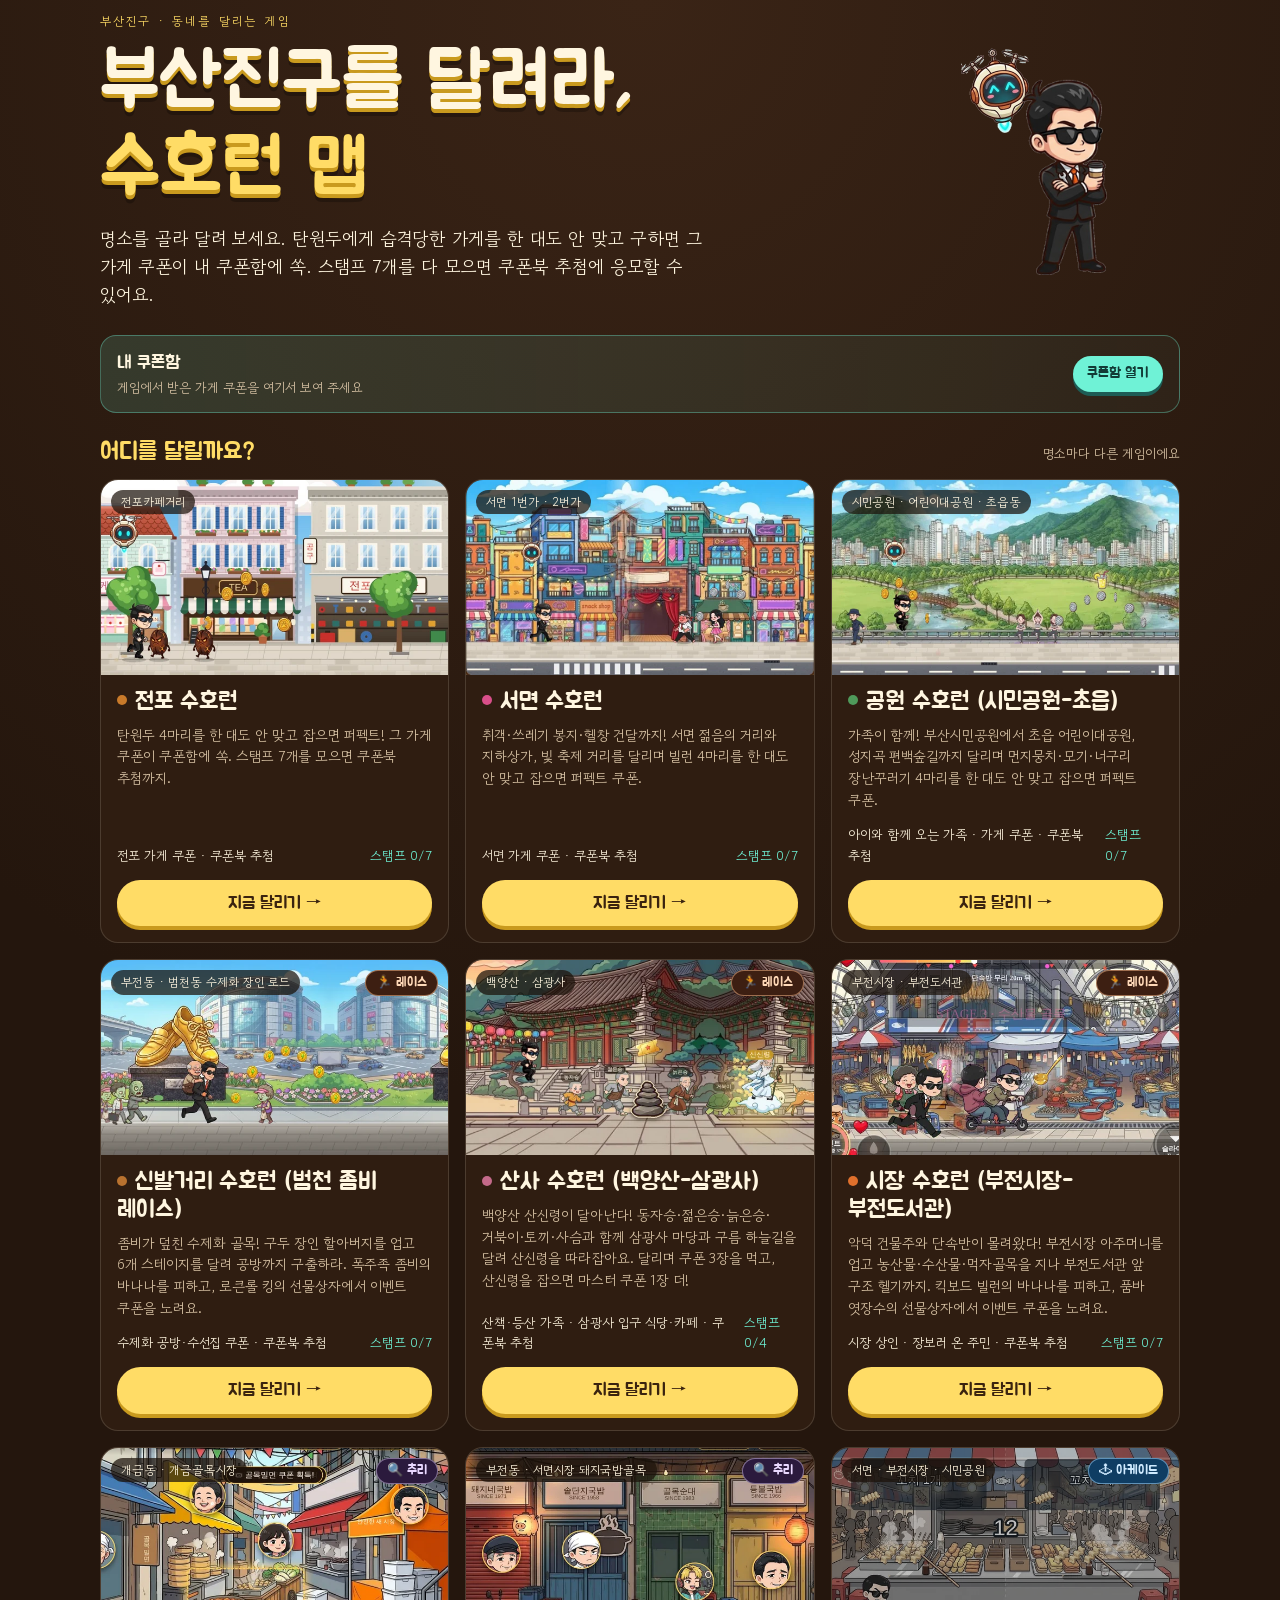
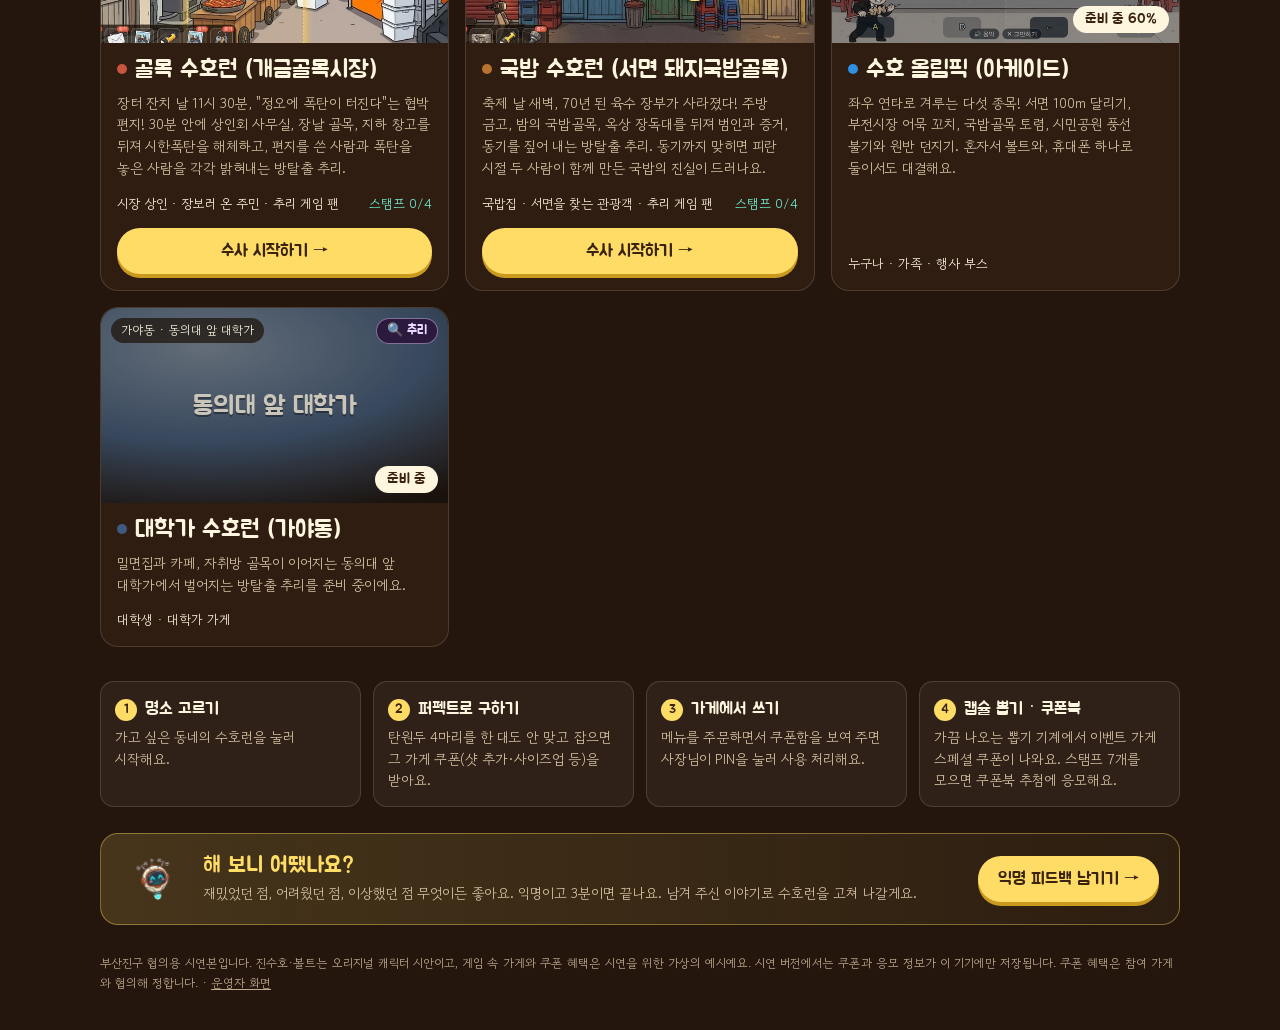
<file: olympic/index.html>
<!doctype html>
<html lang="ko">
<head>
<meta charset="utf-8">
<meta name="viewport" content="width=device-width,initial-scale=1,viewport-fit=cover">
<meta name="theme-color" content="#123a5c">
<title>수호 올림픽 · 부산진구 아케이드</title>
<script src="../common/sites.js?v=20261030c"></script>
<script src="../common/feedback.js?v=20261030b" defer></script>
<script>(function(){var s=window.SUHO&&window.SUHO.sites.find(function(x){return x.id==="olympic"});if(s&&s.status!=="open")location.replace("../")})();</script>
<script src="../common/wallet.js?v=20261022a"></script>
<link rel="preconnect" href="https://fonts.googleapis.com">
<link href="https://fonts.googleapis.com/css2?family=Jua&family=Gowun+Dodum&display=swap" rel="stylesheet">
<style>
:root{--ink:#0f2a44;--paper:#fffaf0;--gold:#ffcf3a;--gold2:#c9901a;--sky:#4fb3ff;--red:#ff5a4f;--muted:#cfe2f3}
*{box-sizing:border-box}
[hidden]{display:none!important}
html{background:var(--ink)}
body{margin:0;min-height:100vh;color-scheme:dark;color:var(--paper);font-family:'Gowun Dodum',sans-serif;background:var(--ink);
  background-image:radial-gradient(120% 70% at 50% 0%,#1d5585,var(--ink) 70%);padding:14px 16px;display:flex;flex-direction:column;align-items:center;gap:12px;-webkit-tap-highlight-color:transparent}
.bar,#wrap,.info{width:min(100%,1180px,calc((100vh - 190px) * 16 / 9));min-width:min(100%,320px)}
@supports (height:100dvh){.bar,#wrap,.info{width:min(100%,1180px,calc((100dvh - 190px) * 16 / 9))}}
.bar{display:flex;align-items:center;justify-content:space-between;gap:12px;flex-wrap:wrap}
.bar h1{font-family:'Jua',sans-serif;font-weight:400;font-size:clamp(22px,3.2vw,34px);margin:0;color:var(--gold);white-space:nowrap}
.bar h1 small{font-family:'Gowun Dodum',sans-serif;font-size:.45em;color:var(--muted);letter-spacing:.1em;margin-left:.6em;vertical-align:middle}
.home{display:inline-flex;align-items:center;justify-content:center;width:1.25em;height:1.25em;margin-right:.3em;border-radius:50%;background:rgba(255,250,240,.12);color:var(--paper);text-decoration:none;font-size:.8em;vertical-align:middle}
.tbtn{font:inherit;font-size:13px;color:var(--paper);background:rgba(255,250,240,.08);border:1px solid rgba(255,250,240,.25);border-radius:999px;padding:6px 12px;cursor:pointer}
.info{display:grid;grid-template-columns:1fr 1fr;gap:12px 28px;font-size:14px;line-height:1.65;color:var(--muted)}
.info h3{margin:0 0 4px;font-family:'Jua',sans-serif;font-weight:400;font-size:15px;color:var(--gold)}
.info b{color:var(--paper);font-weight:400}
@media (max-width:720px){.info{grid-template-columns:1fr}}
#wrap{position:relative;aspect-ratio:16/9;border-radius:18px;overflow:hidden;container-type:size;background:#000;touch-action:none;
  box-shadow:0 0 0 6px #1d5585,0 0 0 8px rgba(255,207,58,.4),0 24px 60px rgba(0,0,0,.5);-webkit-user-select:none;user-select:none}
body.playing{padding:0;overflow:hidden}
body.playing .bar,body.playing .info{display:none}
body.playing #wrap{position:fixed;inset:0;margin:auto;width:min(100vw,calc(100vh * 16 / 9));height:auto;border-radius:0;box-shadow:none}
@supports (height:100dvh){body.playing #wrap{width:min(100vw,calc(100dvh * 16 / 9))}}
canvas{position:absolute;inset:0;width:100%;height:100%;display:block}
.ov{position:absolute;inset:0;display:flex;flex-direction:column;align-items:center;justify-content:center;gap:1.6cqw;text-align:center;z-index:5;background:rgba(8,24,40,.62);backdrop-filter:blur(2px)}
.ov h2{margin:0;font-family:'Jua',sans-serif;font-weight:400;font-size:6cqw;color:var(--gold);text-shadow:0 .5cqw 0 #0b2238}
.ov h3{margin:0;font-family:'Jua',sans-serif;font-weight:400;font-size:3.6cqw;color:var(--gold);text-shadow:0 .35cqw 0 #0b2238}
.ov p{margin:0;font-size:2.1cqw;line-height:1.6;max-width:72cqw;word-break:keep-all}
.ov .eyebrow{font-size:1.7cqw;letter-spacing:.3em;color:var(--muted)}
.row{display:flex;gap:1.4cqw;flex-wrap:wrap;justify-content:center}
.btn{font-family:'Jua',sans-serif;font-size:2.4cqw;border:0;border-radius:999px;padding:1cqw 3cqw;background:var(--gold);color:#3a230f;box-shadow:0 .5cqw 0 var(--gold2);cursor:pointer;text-decoration:none;display:inline-block}
.btn.ghost{background:rgba(255,250,240,.1);color:var(--paper);box-shadow:inset 0 0 0 .22cqw rgba(255,250,240,.5)}
.btn.sm{font-size:1.8cqw;padding:.7cqw 2cqw}
.card{background:rgba(255,250,240,.96);color:#1c2b3a;border-radius:2cqw;padding:2cqw 3cqw;max-width:74cqw;box-shadow:0 1.6cqw 4cqw rgba(0,0,0,.45)}
.card h3{color:#d0482f;text-shadow:none}
.card p{font-size:2cqw}
.card .keys{font-size:1.6cqw;color:#55697d;margin-top:.6cqw}
.card img{height:10cqw}
.evlist{display:grid;grid-template-columns:repeat(5,1fr);gap:1.2cqw;max-width:86cqw}
.evlist button{font:inherit;color:var(--paper);background:rgba(255,250,240,.1);border:.2cqw solid rgba(255,250,240,.35);border-radius:1.4cqw;padding:1cqw .6cqw;cursor:pointer;display:flex;flex-direction:column;align-items:center;gap:.4cqw}
.evlist button img{height:7cqw;object-fit:contain}
.evlist button b{font-family:'Jua',sans-serif;font-weight:400;font-size:1.8cqw}
.evlist button small{font-size:1.3cqw;color:var(--muted)}
.mode{display:flex;gap:2cqw}
.mode button{font:inherit;color:var(--paper);background:rgba(255,250,240,.1);border:.25cqw solid rgba(255,250,240,.35);border-radius:1.6cqw;padding:1.4cqw 2.4cqw;cursor:pointer;display:flex;flex-direction:column;align-items:center;gap:.6cqw;min-width:26cqw}
.mode button.on{border-color:var(--gold);background:rgba(255,207,58,.18)}
.mode button .faces{display:flex;align-items:flex-end;gap:.6cqw}
.mode button .faces img{height:9cqw}
.mode button b{font-family:'Jua',sans-serif;font-weight:400;font-size:2.3cqw}
.mode button small{font-size:1.45cqw;color:var(--muted)}
.score{display:grid;grid-template-columns:auto 1fr 1fr;gap:.5cqw 2cqw;font-size:1.9cqw;align-items:center;background:rgba(255,250,240,.95);color:#1c2b3a;border-radius:1.6cqw;padding:1.4cqw 2.4cqw}
.score .h{font-family:'Jua',sans-serif;color:#d0482f}
.score .w{font-weight:700;color:#0f7a3c}
.coupon{display:flex;gap:1.4cqw;align-items:center;background:#fff3c4;color:#3a230f;border-radius:1.2cqw;padding:.8cqw 1.6cqw;font-size:1.7cqw}
.coupon b{font-family:'Jua',sans-serif;font-weight:400;font-size:1.9cqw}
.coupon code{margin-left:auto;font-size:1.5cqw;background:#3a230f;color:var(--gold);padding:.2cqw .8cqw;border-radius:.6cqw}
#hud{position:absolute;left:50%;transform:translateX(-50%);bottom:1cqw;display:flex;gap:.8cqw;z-index:4}
#hud button{font-family:'Jua',sans-serif;font-size:1.7cqw;color:var(--paper);background:rgba(8,24,40,.6);border:.15cqw solid rgba(255,250,240,.45);border-radius:999px;padding:.4cqw 1.3cqw;cursor:pointer}
</style>
</head>
<body>
<div class="bar">
  <h1><a class="home" href="../" aria-label="수호런 홈">⌂</a>수호 올림픽<small>부산진구 아케이드 · 연타 대결</small></h1>
  <div><button class="tbtn" id="fsBtn">⛶ 전체 화면</button></div>
</div>
<div id="wrap">
  <canvas id="cv" width="1280" height="720"></canvas>
  <div id="hud" hidden><button id="bgmBtn">🔊 음악</button><button id="quitBtn">✕ 그만하기</button></div>
  <div id="ov" class="ov"></div>
</div>
<div class="info">
  <div><h3>어떻게 하나요</h3>5종목을 차례로 겨뤄요. <b>혼자</b>면 볼트와, <b>둘이</b>면 휴대폰 하나를 가운데 두고 <b>왼쪽 절반은 수호, 오른쪽 절반은 볼트</b>가 눌러요. 키보드는 수호 <b>A·D</b>, 볼트 <b>←·→</b>(혼자일 때는 둘 다 수호).</div>
  <div><h3>종목</h3>서면 100m 달리기 · 부전시장 어묵 꼬치 · 국밥골목 토렴 · 시민공원 볼트 풍선 · 시민공원 원반 던지기. 금메달을 모으면 가게 쿠폰을 받아요(시연용 가상 가게).</div>
</div>
<script>
'use strict';
const $=id=>document.getElementById(id);
const SITE_ID='olympic',W=window.SuhoWallet||null,BEST='olympic.best.v1';
const cv=$('cv'),cx=cv.getContext('2d'),CW=1280,CH=720;
const I={};const SRC={bg_track:'img/bg_track.jpg',bg_eomuk:'img/bg_eomuk.jpg',bg_park:'img/bg_park.jpg',bg_podium:'img/bg_podium.jpg',bg_kitchen:'../gukbap/img/bg_kitchen.jpg?v=2',
  s_wind:'img/s_wind.png',s_throw:'img/s_throw.png',s_skewer:'img/s_skewer.png',s_torryeom:'img/s_torryeom.png',s_cheer:'img/s_cheer.png',s_tired:'img/s_tired.png',
  p_piece:'img/p_piece.png',p_stick:'img/p_stick.png',p_skewer:'img/p_skewer.png',p_bowl:'img/p_bowl.png',p_ladle:'img/p_ladle.png',p_balloon:'img/p_balloon.png',p_balloon_red:'img/p_balloon_red.png',p_disc:'img/p_disc.png',
  m_gold:'img/m_gold.png',m_silver:'img/m_silver.png',m_bronze:'img/m_bronze.png',m_trophy:'img/m_trophy.png',hero:'../common/sprites/g_hero.png',bot:'../common/sprites/bot_a.png',botH:'../common/sprites/bot_happy.png',botZ:'../common/sprites/bot_zap_a.png'};
for(let i=1;i<=8;i++)SRC['run'+i]='../common/sprites/g_run'+i+'.png';
const loaded=Promise.all(Object.entries(SRC).map(([k,s])=>new Promise(r=>{const im=new Image();im.onload=()=>{I[k]=im;r()};im.onerror=r;im.src=s})));
function bg(k){const im=I[k];if(im)cx.drawImage(im,0,0,CW,CH);else{cx.fillStyle='#4fb3ff';cx.fillRect(0,0,CW,CH)}}
function spr(k,x,yb,h,flip,rot,alpha){const im=I[k];if(!im)return;const w=im.width*h/im.height;cx.save();cx.translate(x,yb);if(rot)cx.rotate(rot);if(flip)cx.scale(-1,1);if(alpha!=null)cx.globalAlpha=alpha;cx.drawImage(im,-w/2,-h,w,h);cx.restore()}
function txt(t,x,y,size,col,align,stroke){cx.font=`${size}px Jua, sans-serif`;cx.textAlign=align||'center';cx.textBaseline='middle';cx.lineJoin='round';
  cx.lineWidth=stroke==null?size*.18:stroke;cx.strokeStyle='rgba(10,25,40,.9)';if(cx.lineWidth)cx.strokeText(t,x,y);cx.fillStyle=col||'#fff';cx.fillText(t,x,y)}
function panel(x,y,w,h,a){cx.fillStyle=`rgba(10,30,50,${a||.55})`;rr(x,y,w,h,18);cx.fill()}
function rr(x,y,w,h,r){cx.beginPath();cx.moveTo(x+r,y);cx.arcTo(x+w,y,x+w,y+h,r);cx.arcTo(x+w,y+h,x,y+h,r);cx.arcTo(x,y+h,x,y,r);cx.arcTo(x,y,x+w,y,r);cx.closePath()}

/* ---------- 소리 ---------- */
let AC=null;function ac(){try{AC=AC||new (window.AudioContext||window.webkitAudioContext)();if(AC.state==='suspended')AC.resume()}catch(e){}return AC}
function beep(f,d,v,type,delay){const a=ac();if(!a)return;const t=a.currentTime+(delay||0),o=a.createOscillator(),g=a.createGain();o.type=type||'triangle';o.frequency.value=f;g.gain.setValueAtTime(v||.1,t);g.gain.exponentialRampToValueAtTime(.001,t+d);o.connect(g);g.connect(a.destination);o.start(t);o.stop(t+d+.02)}
const SFX={tap:()=>beep(520+Math.random()*80,.05,.05),good:()=>{beep(660,.08,.09);beep(990,.12,.08,'triangle',.07)},bad:()=>beep(160,.18,.1,'square'),
  pop:()=>{const a=ac();if(!a)return;const b=a.createBuffer(1,a.sampleRate*.25,a.sampleRate),d=b.getChannelData(0);for(let i=0;i<d.length;i++)d[i]=(Math.random()*2-1)*Math.pow(1-i/d.length,3);const s=a.createBufferSource(),g=a.createGain();g.gain.value=.35;s.buffer=b;s.connect(g);g.connect(a.destination);s.start()},
  go:()=>{beep(880,.25,.12,'square')},count:()=>beep(440,.12,.1,'square'),
  fan:()=>[523,659,784,1047].forEach((f,i)=>beep(f,.22,.1,'triangle',i*.12)),whistle:()=>{beep(2100,.3,.06,'sine');beep(2300,.3,.05,'sine',.05)}};
/* 배경음악: 밝고 가벼운 운동회 리듬 */
const BGM={on:true,t:null,next:0,step:0};try{BGM.on=localStorage.getItem('olympic.bgm')!=='off'}catch(e){}
const MEL=[72,76,79,76,74,77,81,77,72,76,79,84,83,79,74,79],BAS=[48,48,53,53,43,43,48,48];
const mf=m=>440*Math.pow(2,(m-69)/12);
function bgmTick(){const a=AC;if(!a||!BGM.on)return;const e=60/132/2;while(BGM.next<a.currentTime+.25){const t=BGM.next,s=BGM.step++;
  const n=(f,d,v,ty)=>{const o=a.createOscillator(),g=a.createGain();o.type=ty;o.frequency.value=f;g.gain.setValueAtTime(v,t);g.gain.exponentialRampToValueAtTime(.001,t+d);o.connect(g);g.connect(a.destination);o.start(t);o.stop(t+d+.02)};
  if(s%2===0)n(mf(MEL[(s/2)%16]),e*1.6,.028,'square');if(s%4===0)n(mf(BAS[(s/4)%8]),e*3,.05,'triangle');if(s%4===2)n(3000,.02,.012,'square');BGM.next+=e}}
function bgmStart(){if(!ac())return;if(!BGM.t){BGM.next=AC.currentTime+.1;BGM.t=setInterval(bgmTick,90)}}
$('bgmBtn').onclick=e=>{e.stopPropagation();BGM.on=!BGM.on;try{localStorage.setItem('olympic.bgm',BGM.on?'on':'off')}catch(er){}$('bgmBtn').textContent=BGM.on?'🔊 음악':'🔇 음악';if(BGM.on){BGM.next=AC?AC.currentTime+.1:0;bgmStart()}};

/* ---------- 입력: 화면 왼쪽/오른쪽, 2인이면 반쪽씩 ---------- */
let MODE=1;   // 1=볼트와 대결(컴퓨터), 2=둘이서
const held=[0,0];const ptr=new Map();let EV=null;
function where(e){const r=cv.getBoundingClientRect(),x=(e.clientX-r.left)/r.width;
  if(MODE===2){const p=x<.5?0:1,side=((p===0?x:x-.5)<.25)?'L':'R';return {p,side}}return {p:0,side:x<.5?'L':'R'}}
$('wrap').addEventListener('pointerdown',e=>{if(e.target!==cv)return;e.preventDefault();ac();const w=where(e);ptr.set(e.pointerId,w.p);held[w.p]++;if(EV&&EV.live)EV.input(w.p,w.side,'down')},{passive:false});
const up=e=>{if(!ptr.has(e.pointerId))return;const p=ptr.get(e.pointerId);ptr.delete(e.pointerId);held[p]=Math.max(0,held[p]-1);if(EV&&EV.live)EV.input(p,'',  'up')};
$('wrap').addEventListener('pointerup',up);$('wrap').addEventListener('pointercancel',up);
const KEYS={KeyA:[0,'L'],KeyD:[0,'R'],ArrowLeft:[1,'L'],ArrowRight:[1,'R'],Space:[0,'L'],KeyF:[0,'L'],KeyJ:[1,'L'],KeyL:[1,'R']};
const kdown=new Set();
addEventListener('keydown',e=>{const k=KEYS[e.code];if(!k)return;e.preventDefault();if(kdown.has(e.code))return;kdown.add(e.code);let [p,s]=k;if(MODE===1)p=0;held[p]++;if(EV&&EV.live)EV.input(p,s,'down')});
addEventListener('keyup',e=>{const k=KEYS[e.code];if(!k||!kdown.has(e.code))return;kdown.delete(e.code);let [p]=k;if(MODE===1)p=0;held[p]=Math.max(0,held[p]-1);if(EV&&EV.live)EV.input(p,'','up')});

/* ---------- 선수 ---------- */
const NAMES=()=>MODE===2?['수호','볼트']:['수호','볼트(컴퓨터)'];
function drawBolt(x,yb,h,t,k){spr(k||'bot',x,yb-Math.sin(t*6)*h*.05,h)}
function sideHint(p,y){if(MODE!==2)return;const x0=p===0?0:CW/2;cx.fillStyle='rgba(255,255,255,.05)';cx.fillRect(x0,0,CW/2,CH);
  cx.strokeStyle='rgba(255,255,255,.25)';cx.setLineDash([10,10]);cx.lineWidth=3;cx.beginPath();cx.moveTo(CW/2,0);cx.lineTo(CW/2,CH);cx.stroke();cx.setLineDash([])}
function tapPads(p,label){// 연타 종목: 눌러야 할 칸 표시
  const n=MODE===2?2:1,base=MODE===2?(p===0?0:CW/2):0,w=MODE===2?CW/2:CW;const hl=EV.want?EV.want[p]:'';
  ['L','R'].forEach((s,i)=>{const x=base+(i?w*3/4:w/4),y=CH-58;cx.globalAlpha=hl===s?1:.35;panel(x-70,y-38,140,76,.7);cx.globalAlpha=1;
    txt(s==='L'?(MODE===2?(p?'←':'A'):'왼쪽'):(MODE===2?(p?'→':'D'):'오른쪽'),x,y,30,hl===s?'#ffcf3a':'#fff')})}

/* ---------- 종목 ---------- */
function rnd(a,b){return a+Math.random()*(b-a)}
function alternate(ev,p,side,ok){// 좌우 번갈아 누르기 공통
  if(!side)return;if(ev.last[p]===side){ev.bad&&ev.bad(p);return}ev.last[p]=side;ev.want[p]=side==='L'?'R':'L';SFX.tap();ok(p)}
const EVENTS=[
{id:'run',name:'서면 100m 달리기',place:'서면 1번가',icon:'run3',how:'화면 <b>왼쪽·오른쪽을 번갈아</b> 빠르게 누르면 수호가 달려요. 같은 쪽을 두 번 누르면 휘청!',unit:'초',better:'low',
 make(){return {x:[0,0],v:[0,0],last:['',''],want:['L','L'],fin:[0,0],t:0,anim:[0,0],cpuT:0,
  input(p,s,ty){if(ty!=='down')return;alternate(this,p,s,q=>{this.v[q]=Math.min(12.5,this.v[q]+1.15)})},
  bad(p){this.v[p]*=.55;SFX.bad()},
  update(dt){this.t+=dt;if(MODE===1){this.cpuT-=dt;if(this.cpuT<=0){this.cpuT=1/rnd(6.6,8.4);this.v[1]=Math.min(12.5,this.v[1]+1.15)}}
   for(const p of [0,1]){if(this.fin[p])continue;this.v[p]*=Math.exp(-1.2*dt);this.x[p]+=this.v[p]*dt;this.anim[p]+=this.v[p]*dt*1.1;if(this.x[p]>=100){this.x[p]=100;this.fin[p]=+this.t.toFixed(2);SFX.whistle()}}
   if(this.fin[0]&&this.fin[1])return [this.fin[0],this.fin[1]];if(this.t>40)return [this.fin[0]||40,this.fin[1]||40]},
  draw(){bg('bg_track');const X=m=>110+m*10.5;
   const fy=[700,632];
   for(const p of [1,0]){const x=X(this.x[p]);if(p===0){const f=1+Math.floor(this.anim[0]*1.2)%8;spr(this.fin[0]?'s_cheer':(this.v[0]<.4?'hero':'run'+f),x,fy[0],168)}
     else drawBolt(x,fy[1]-10,118,this.t,this.fin[1]?'botH':(this.v[1]>8?'botZ':'bot'))}
   panel(20,20,420,92);for(const p of [0,1]){txt(NAMES()[p],40,48+p*38,26,p?'#7fe9ff':'#ffcf3a','left');txt(this.fin[p]?this.fin[p].toFixed(2)+'초 도착!':Math.floor(this.x[p])+'m',420,48+p*38,26,'#fff','right')}
   txt(this.t.toFixed(1)+'초',CW/2,60,40,'#fff');tapPads(0);if(MODE===2)tapPads(1)}}}},
{id:'eomuk',name:'부전시장 어묵 꼬치',place:'부전시장',icon:'p_skewer',how:'<b>왼쪽·오른쪽을 번갈아</b> 눌러 어묵을 꼬치에 꽂아요. 다섯 번에 한 장, 다섯 장이면 꼬치 하나! 15초 동안 몇 개?',unit:'개',better:'high',
 make(){return {n:[0,0],last:['',''],want:['L','L'],t:15,cpuT:0,shake:[0,0],
  input(p,s,ty){if(ty!=='down')return;alternate(this,p,s,q=>{this.n[q]++;if(this.n[q]%5===0){this.shake[q]=.15;if(this.n[q]%25===0)SFX.good()}})},
  bad(p){this.shake[p]=.2},
  update(dt){this.t-=dt;this.shake=this.shake.map(v=>Math.max(0,v-dt));if(MODE===1){this.cpuT-=dt;if(this.cpuT<=0){this.cpuT=1/rnd(6.4,8.2);this.n[1]++}}
   if(this.t<=0){this.t=0;return this.n.map(n=>+(n/25).toFixed(1))}},
  draw(){bg('bg_eomuk');sideHint();
   [[320,0],[960,1]].forEach(([x,p])=>{const n=this.n[p],sk=Math.floor(n/25),pc=Math.floor((n%25)/5);
     panel(x-250,40,500,190,.6);txt((p?NAMES()[1]:NAMES()[0]),x,74,30,p?'#7fe9ff':'#ffcf3a');txt(`꼬치 ${sk}개`,x,120,44,'#fff');
     for(let i=0;i<Math.min(sk,10);i++)spr('p_skewer',x-200+i*42,222,80,false,.4);
     const sx=x+(this.shake[p]?Math.sin(this.shake[p]*90)*6:0);spr('p_stick',sx,452,150,false,Math.PI/2-.05);
     for(let i=0;i<pc;i++)spr('p_piece',sx-110+i*55,430,70);
     cx.fillStyle='rgba(0,0,0,.35)';rr(x-110,470,220,16,8);cx.fill();cx.fillStyle='#ffcf3a';rr(x-110,470,220*((n%5)/5),16,8);cx.fill();
     if(p===0)spr('s_skewer',x-170,718,250);else drawBolt(x+170,700,150,15-this.t)});
   txt(Math.ceil(this.t)+'',CW/2,300,80,this.t<4?'#ff5a4f':'#fff');tapPads(0);if(MODE===2)tapPads(1)}}}},
{id:'torryeom',name:'국밥골목 토렴',place:'서면 돼지국밥골목',icon:'p_bowl',how:'국자 표시가 <b>가운데 초록 칸</b>에 올 때 화면을 눌러요. 세 번 성공하면 국밥 한 그릇! 빗나가면 처음부터. 20초 동안 몇 그릇?',unit:'그릇',better:'high',
 make(){return {ph:[0,1.3],sp:[1.6,1.6],c:[0,0],b:[0,0],t:20,fx:[0,0],fxc:['',''],cpuT:rnd(.4,.8),
  pos(p){return Math.sin(this.ph[p])},
  hit(p,miss){const d=miss?1:Math.abs(this.pos(p));if(d<.22){this.c[p]++;SFX.tap();this.fx[p]=.5;this.fxc[p]='좋아!';if(this.c[p]>=3){this.c[p]=0;this.b[p]++;this.sp[p]=Math.min(3.6,this.sp[p]+.22);SFX.good();this.fxc[p]='한 그릇!'}}
    else{this.c[p]=0;SFX.bad();this.fx[p]=.5;this.fxc[p]='쏟았다!'}},
  input(p,s,ty){if(ty==='down')this.hit(p)},
  update(dt){this.t-=dt;for(const p of [0,1]){this.ph[p]+=this.sp[p]*dt*2;this.fx[p]=Math.max(0,this.fx[p]-dt)}
   if(MODE===1){const d=Math.abs(this.pos(1));if(d<.2&&this.cpuT<=0){if(Math.random()<.88)this.hit(1);else this.hit(1,true);this.cpuT=rnd(.3,.5)}this.cpuT-=dt}
   if(this.t<=0){this.t=0;return [this.b[0],this.b[1]]}},
  draw(){bg('bg_kitchen');cx.fillStyle='rgba(20,10,0,.25)';cx.fillRect(0,0,CW,CH);sideHint();
   [[320,0],[960,1]].forEach(([x,p])=>{panel(x-260,40,520,250,.65);txt(NAMES()[p],x,76,30,p?'#7fe9ff':'#ffcf3a');
     const bx=x-220,bw=440,by=130;cx.fillStyle='#3a2a1a';rr(bx,by,bw,40,20);cx.fill();cx.fillStyle='#38c172';rr(x-bw*.11,by,bw*.22,40,12);cx.fill();
     const mx=x+this.pos(p)*bw/2;spr('p_ladle',mx,by+60,90,false,.3);
     for(let i=0;i<3;i++){cx.beginPath();cx.arc(x-40+i*40,215,13,0,7);cx.fillStyle=i<this.c[p]?'#ffcf3a':'rgba(255,255,255,.25)';cx.fill()}
     txt(`국밥 ${this.b[p]}그릇`,x,262,36,'#fff');
     for(let i=0;i<Math.min(this.b[p],8);i++)spr('p_bowl',x-180+(i%4)*60,560-Math.floor(i/4)*42,60);
     if(this.fx[p])txt(this.fxc[p],x,330-this.fx[p]*40,40,this.fxc[p]==='쏟았다!'?'#ff5a4f':'#ffcf3a');
     if(p===0)spr('s_torryeom',x+170,718,250);else drawBolt(x-170,690,150,20-this.t)});
   txt(Math.ceil(this.t)+'',CW/2,380,80,this.t<4?'#ff5a4f':'#fff');
   if(MODE===2){txt('수호: 왼쪽 절반 / A',320,690,24,'#fff');txt('볼트: 오른쪽 절반 / ←',960,690,24,'#fff')}else txt('화면 아무 데나 눌러요',CW/2,330,26,'#fff')}}}},
{id:'balloon',name:'시민공원 볼트 풍선',place:'부산시민공원',icon:'p_balloon',how:'화면을 <b>꾹 누르고 있으면</b> 풍선이 커지고, 손을 떼면 그 크기로 점수! 너무 오래 누르면 <b>펑</b>, 0점이에요. 풍선 3개의 합계로 겨뤄요.',unit:'점',better:'high',
 make(){const lim=()=>rnd(68,100);return {sz:[0,0],idx:[0,0],tot:[0,0],lim:[[lim(),lim(),lim()],[lim(),lim(),lim()]],st:['wait','wait'],res:[[],[]],fx:[0,0],fxc:['',''],t:0,cpu:{goal:0,hold:false,wait:.8},
  input(p,s,ty){const k=this.st[p];if(ty==='down'&&k==='wait'&&this.idx[p]<3){this.st[p]='blow';this.sz[p]=0}
   else if(ty==='up'&&k==='blow'&&held[p]===0)this.bank(p)},
  bank(p){const v=Math.round(this.sz[p]);this.res[p].push(v);this.tot[p]+=v;this.st[p]='wait';this.idx[p]++;this.fx[p]=.9;this.fxc[p]='+'+v;SFX.good();this.sz[p]=0},
  update(dt){this.t+=dt;
   if(MODE===1){const c=this.cpu;if(this.st[1]==='wait'&&this.idx[1]<3){c.wait-=dt;if(c.wait<=0){this.st[1]='blow';this.sz[1]=0;c.goal=this.lim[1][this.idx[1]]*rnd(.72,1.08);c.wait=rnd(.6,1.2)}}
     else if(this.st[1]==='blow'&&this.sz[1]>=c.goal&&this.sz[1]<this.lim[1][this.idx[1]])this.bank(1)}
   for(const p of [0,1]){this.fx[p]=Math.max(0,this.fx[p]-dt);if(this.st[p]==='blow'){this.sz[p]+=dt*(26+this.sz[p]*.35);
     if(this.sz[p]>=this.lim[p][this.idx[p]]){SFX.pop();this.res[p].push(0);this.st[p]='wait';this.idx[p]++;this.fx[p]=.9;this.fxc[p]='펑! 0점';this.sz[p]=0}}}
   if(this.idx[0]>=3&&this.idx[1]>=3&&this.fx[0]<.2&&this.fx[1]<.2)return [this.tot[0],this.tot[1]]},
  draw(){bg('bg_park');sideHint();
   [[320,0],[960,1]].forEach(([x,p])=>{panel(x-240,26,480,110,.6);txt(NAMES()[p],x,56,28,p?'#7fe9ff':'#ffcf3a');txt(`합계 ${this.tot[p]}점 · 풍선 ${Math.min(3,this.idx[p]+(this.st[p]==='blow'?1:0))}/3`,x,102,30,'#fff');
     for(let i=0;i<3;i++){const r=this.res[p][i];txt(r==null?'○':(r?r+'':'펑'),x-90+i*90,170,26,r===0?'#ff5a4f':'#fff')}
     const s=this.sz[p],lim=this.lim[p][Math.min(2,this.idx[p])],near=s/lim,h=60+s*3.1;
     if(this.st[p]==='blow'){const wob=near>.75?Math.sin(this.t*40)*(near-.75)*18:0;spr(near>.85?'p_balloon_red':'p_balloon',x+wob,560-30,h);txt(Math.round(s)+'',x,560-h/2-30,34,'#fff')}
     if(this.fx[p])txt(this.fxc[p],x,330-(1-this.fx[p])*40,48,this.fxc[p].startsWith('펑')?'#ff5a4f':'#ffcf3a');
     if(p===0)spr(this.st[0]==='blow'?'s_tired':'hero',x,718,200);else drawBolt(x,700,130,this.t,this.st[1]==='blow'?'botZ':'bot')});
   if(MODE===2){txt('수호: 왼쪽 절반 꾹 / A',320,210,24,'#fff');txt('볼트: 오른쪽 절반 꾹 / ←',960,210,24,'#fff')}else txt('화면을 꾹 눌렀다가 떼기!',CW/2,210,28,'#fff')}}}},
{id:'disc',name:'시민공원 원반 던지기',place:'부산시민공원',icon:'p_disc',how:'첫 번째로 눌러 <b>힘</b>, 두 번째로 눌러 <b>각도</b>를 멈춰요. 힘은 꽉 차게, 각도는 45도 근처가 제일 멀리 가요. 두 번 던져 더 먼 기록으로!',unit:'m',better:'high',
 make(){return {st:['pow','pow'],pw:[0,0],an:[0,0],ph:[0,1],best:[0,0],tries:[0,0],fl:[null,null],t:0,cpuW:rnd(.6,1),last:[0,0],
  input(p,s,ty){if(ty!=='down')return;this.lock(p)},
  lock(p){const k=this.st[p];if(k==='pow'){this.pw[p]=this.meter(p);this.st[p]='ang';this.ph[p]=0;SFX.tap()}
   else if(k==='ang'){this.an[p]=10+this.meter(p)*70;this.st[p]='fly';const dist=+(this.pw[p]*72*Math.sin(2*this.an[p]*Math.PI/180)+rnd(-1,1)).toFixed(1);this.fl[p]={t:0,d:Math.max(1,dist)};SFX.whistle()}},
  meter(p){return (1-Math.cos(this.ph[p]))/2},
  update(dt){this.t+=dt;for(const p of [0,1]){if(this.st[p]==='pow')this.ph[p]+=dt*4.2;else if(this.st[p]==='ang')this.ph[p]+=dt*3.2;
     const f=this.fl[p];if(f){f.t+=dt;if(f.t>1.8){this.best[p]=Math.max(this.best[p],f.d);this.last[p]=f.d;this.tries[p]++;this.fl[p]=null;this.st[p]=this.tries[p]>=2?'done':'pow';this.ph[p]=p}}}
   if(MODE===1){this.cpuW-=dt;if(this.cpuW<=0&&(this.st[1]==='pow'||this.st[1]==='ang')){const m=this.meter(1);
      if((this.st[1]==='pow'&&m>rnd(.82,.97))||(this.st[1]==='ang'&&Math.abs(m-.5)<rnd(.04,.12))){this.lock(1);this.cpuW=rnd(.3,.6)}}}
   if(this.st[0]==='done'&&this.st[1]==='done')return [this.best[0],this.best[1]]},
  draw(){bg('bg_park');const X=m=>150+m*13.4;
   [[0,640],[1,560]].forEach(([p,y])=>{const f=this.fl[p];
     if(p===0)spr(f||this.st[0]==='done'?'s_throw':'s_wind',110,y+70,170);else drawBolt(110,y+50,110,this.t);
     if(f){const k=Math.min(1,f.t/1.5),x=X(f.d*k),hh=Math.sin(k*Math.PI)*f.d*3.2;spr('p_disc',x,y-hh,40,false,f.t*14)}
     if(this.best[p]){const bx=X(this.best[p]);cx.fillStyle=p?'#7fe9ff':'#ffcf3a';cx.fillRect(bx-3,y-40,6,50);txt(this.best[p].toFixed(1)+'m',bx,y-56,24,p?'#7fe9ff':'#ffcf3a')}});
   for(let m=10;m<=80;m+=10)txt(m+'m',X(m),700,20,'#fff');
   [[320,0],[960,1]].forEach(([x,p])=>{panel(x-250,20,500,160,.6);txt(`${NAMES()[p]} · ${Math.min(2,this.tries[p]+1)}번째`,x,48,26,p?'#7fe9ff':'#ffcf3a');
     const k=this.st[p];
     cx.fillStyle='#223';rr(x-200,76,400,26,13);cx.fill();const pv=k==='pow'?this.meter(p):this.pw[p];cx.fillStyle=pv>.85?'#ff5a4f':'#ffcf3a';rr(x-200,76,400*pv,26,13);cx.fill();txt('힘',x-222,89,22,'#fff');
     const av=k==='ang'?10+this.meter(p)*70:(k==='pow'?null:this.an[p]);cx.save();cx.translate(x-150,165);cx.strokeStyle='#fff';cx.lineWidth=3;cx.beginPath();cx.arc(0,0,48,-Math.PI/2,0);cx.stroke();
     cx.strokeStyle='#38c172';cx.lineWidth=8;cx.beginPath();cx.arc(0,0,48,-50*Math.PI/180,-40*Math.PI/180);cx.stroke();
     if(av!=null){cx.rotate(-av*Math.PI/180);cx.strokeStyle='#ffcf3a';cx.lineWidth=5;cx.beginPath();cx.moveTo(0,0);cx.lineTo(56,0);cx.stroke()}cx.restore();
     txt(av!=null?Math.round(av)+'°':'각도',x-60,140,26,'#fff','left');txt(k==='done'?`최고 ${this.best[p].toFixed(1)}m`:(k==='pow'?'눌러서 힘!':k==='ang'?'눌러서 각도!':'날아간다~'),x+110,140,26,'#fff')});
   if(MODE===2){cx.strokeStyle='rgba(255,255,255,.25)';cx.setLineDash([10,10]);cx.lineWidth=3;cx.beginPath();cx.moveTo(CW/2,0);cx.lineTo(CW/2,190);cx.stroke();cx.setLineDash([])}}}}},
];

/* ---------- 진행 ---------- */
let QUEUE=[],RESULTS=[],last=0,cd=0,run=null,practice=false;
function ov(html){const o=$('ov');o.hidden=false;o.innerHTML=html;return o}
function hideOv(){$('ov').hidden=true}
function title(){EV=null;document.body.classList.remove('playing');$('hud').hidden=true;
  ov(`<div class="eyebrow">SUHO RUN · ARCADE</div><h2>수호 올림픽</h2><p>서면, 부전시장, 국밥골목, 시민공원에서 펼쳐지는 다섯 종목 연타 대결! 혼자서 볼트와 겨루거나, 휴대폰 하나로 둘이 대결해요.</p>
   <div class="mode"><button data-m="1" class="${MODE===1?'on':''}"><span class="faces"><img src="${SRC.hero}" alt=""><img src="${SRC.bot}" alt=""></span><b>혼자 하기</b><small>볼트(컴퓨터)와 대결</small></button>
   <button data-m="2" class="${MODE===2?'on':''}"><span class="faces"><img src="${SRC.hero}" alt=""><img src="${SRC.bot}" alt=""></span><b>둘이 하기</b><small>화면 반씩 · 왼쪽 수호 / 오른쪽 볼트</small></button></div>
   <div class="row"><button class="btn" id="go5">올림픽 시작 (5종목)</button><button class="btn ghost" id="prac">종목 골라 연습</button></div>`);
  document.querySelectorAll('[data-m]').forEach(b=>b.onclick=()=>{MODE=+b.dataset.m;title()});
  $('go5').onclick=()=>{practice=false;QUEUE=EVENTS.map((_,i)=>i);RESULTS=[];next()};
  $('prac').onclick=pickEvent;
}
function pickEvent(){ov(`<h3>연습할 종목 고르기</h3><div class="evlist">${EVENTS.map((e,i)=>`<button data-i="${i}"><img src="${SRC[e.icon]}" alt=""><b>${e.name.split(' ').slice(1).join(' ')}</b><small>${e.place}</small></button>`).join('')}</div><button class="btn ghost sm" id="bk">← 돌아가기</button>`);
  document.querySelectorAll('[data-i]').forEach(b=>b.onclick=()=>{practice=true;QUEUE=[+b.dataset.i];RESULTS=[];next()});$('bk').onclick=title}
function next(){ac();bgmStart();if(!QUEUE.length){final();return}const i=QUEUE.shift(),e=EVENTS[i];document.body.classList.add('playing');$('hud').hidden=false;
  EV=null;drawIdle(e);
  ov(`<div class="card"><div class="eyebrow" style="color:#55697d">${practice?'연습':'종목 '+(RESULTS.length+1)+' / 5'} · ${e.place}</div><h3>${e.name}</h3><img src="${SRC[e.icon]}" alt=""><p>${e.how}</p>
   <div class="keys">${MODE===2?'둘이 하기: 왼쪽 절반은 수호(A·D), 오른쪽 절반은 볼트(←·→)':'혼자 하기: 화면 왼쪽/오른쪽 또는 A·D 키'}</div></div><button class="btn" id="ready">준비 완료!</button>`);
  $('ready').onclick=()=>{hideOv();EV=e.make();EV.def=e;EV.live=false;held[0]=held[1]=0;cd=3.2;SFX.count()}}
function drawIdle(e){const k={run:'bg_track',eomuk:'bg_eomuk',torryeom:'bg_kitchen',balloon:'bg_park',disc:'bg_park'}[e.id];bg(k)}
function loop(t){const dt=Math.min(.05,(t-last)/1000||0);last=t;
  if(EV){if(cd>0){const before=Math.ceil(cd);cd-=dt;const now=Math.ceil(cd);EV.draw();txt(cd>.4?now-0+'':'시작!',CW/2,CH/2,cd>.4?160:130,'#ffcf3a',null,18);if(now!==before&&now>0)SFX.count();if(cd<=0){EV.live=true;SFX.go()}}
   else if(EV.live){const r=EV.update(dt);EV.draw();if(r){EV.live=false;const ev=EV;setTimeout(()=>result(ev,r),600)}}
   else EV.draw()}
  requestAnimationFrame(loop)}
function fmtS(e,v){return e.unit==='초'?v.toFixed(2)+'초':(e.unit==='m'?v.toFixed(1)+'m':v+e.unit)}
function winner(e,r){if(r[0]===r[1])return -1;return e.better==='low'?(r[0]<r[1]?0:1):(r[0]>r[1]?0:1)}
function result(ev,r){const e=ev.def,w=winner(e,r);RESULTS.push({e,r,w});
  let best={};try{best=JSON.parse(localStorage.getItem(BEST))||{}}catch(x){}
  const nb=best[e.id]==null||(e.better==='low'?r[0]<best[e.id]:r[0]>best[e.id]);if(nb){best[e.id]=r[0];try{localStorage.setItem(BEST,JSON.stringify(best))}catch(x){}}
  SFX.fan();const N=NAMES();
  ov(`<h3>${e.name}</h3><div class="score"><span></span><span class="h">${N[0]}</span><span class="h">${N[1]}</span>
     <span>기록</span><span class="${w===0?'w':''}">${fmtS(e,r[0])}</span><span class="${w===1?'w':''}">${fmtS(e,r[1])}</span>
     <span>메달</span><span><img src="${SRC[w===1?'m_silver':'m_gold']}" alt="" style="height:5cqw"></span><span><img src="${SRC[w===0?'m_silver':'m_gold']}" alt="" style="height:5cqw"></span></div>
     <p>${w<0?'무승부! 둘 다 금메달':(N[w]+' 승리!')}${nb?' · 수호 개인 최고 기록!':''}</p>
     <div class="row"><button class="btn" id="nx">${practice?'다시 하기':(QUEUE.length?'다음 종목 →':'시상식 보기 →')}</button>${practice?'<button class="btn ghost" id="bk">종목 고르기</button>':''}</div>`);
  $('nx').onclick=()=>{if(practice){QUEUE=[EVENTS.indexOf(e)];RESULTS=[]}next()};if(practice)$('bk').onclick=pickEvent;
}
function final(){EV=null;$('hud').hidden=true;const g=[0,0];RESULTS.forEach(x=>{if(x.w<0){g[0]++;g[1]++}else g[x.w]++});const N=NAMES();
  const top=g[0]===g[1]?-1:(g[0]>g[1]?0:1);
  // 시상대 그리기
  bg('bg_podium');const pod=[[640,445],[455,490],[825,500]];
  const order=top===1?[1,0]:[0,1];
  const put=(who,pos,k)=>{const [x,y]=pos;if(who===0)spr(k||'s_cheer',x,y,250);else drawBolt(x,y-10,180,0,k||'botH')};
  put(order[0],pod[0]);put(order[1],top<0?pod[1]:pod[1],order[1]===0?'hero':'bot');
  spr('m_trophy',760,330,90);
  let cp='';
  if(W&&!practice){const golds=g[0];const got=[];const st=['수호분식','부전시장 어묵집','시민공원 매점'];
    if(golds>=1)got.push(W.issue(SITE_ID,st[0]));if(golds>=3)got.push(W.issue(SITE_ID,st[1]));if(golds>=5){got.push(W.issue(SITE_ID,st[2]));got.push(W.issue(SITE_ID,'수호 올림픽 조직위'))}
    try{const k='bjrun.stamps.s1-olympic',stp=JSON.parse(localStorage.getItem(k))||{got:{},boss:{}};got.filter(Boolean).forEach(x=>stp.got[x.coupon.store]=1);if(golds>=5)stp.boss['5']=1;localStorage.setItem(k,JSON.stringify(stp))}catch(x){}
    cp=got.filter(Boolean).map(x=>`<div class="coupon"><b>${x.coupon.store}</b> ${x.coupon.benefit}<code>${x.coupon.code}</code></div>`).join('');
    W.logPlay(SITE_ID,{score:golds,stage:5,clear:true,stores:3})}
  SFX.fan();
  txt(top<0?'공동 우승!':N[top]+' 종합 우승!',640,120,64,'#ffcf3a',null,10);txt(`금메달 ${N[0]} ${g[0]}개 · ${N[1]} ${g[1]}개`,640,180,32,'#fff');
  ov(`<div style="flex:1"></div>${cp?'<div style="display:flex;flex-direction:column;gap:.6cqw">'+cp+'</div>':''}
    <p style="font-size:1.5cqw;color:var(--muted)">수호가 금메달 1개 → 수호분식, 3개 → 어묵집, 5종목 전부 → 시민공원 매점 + 조직위 쿠폰 (시연용)</p>
    <div class="row"><button class="btn" id="again">다시 도전</button><a class="btn ghost" href="../wallet/">쿠폰함</a><a class="btn ghost" href="../">수호런 홈</a></div>`).style.cssText='background:transparent;backdrop-filter:none;justify-content:flex-end;padding-bottom:2cqw;gap:1cqw';
  $('again').onclick=title}
$('quitBtn').onclick=()=>{EV=null;QUEUE=[];title()};
$('bgmBtn').textContent=BGM.on?'🔊 음악':'🔇 음악';
$('fsBtn').onclick=()=>{const e=document.documentElement;(e.requestFullscreen||e.webkitRequestFullscreen||(()=>{})).call(e)};
loaded.then(()=>{bg('bg_podium');title();requestAnimationFrame(loop)});
window.__O={get EV(){return EV},EVENTS,get RESULTS(){return RESULTS},setMode(m){MODE=m}};
</script>
</body>
</html>
</file>
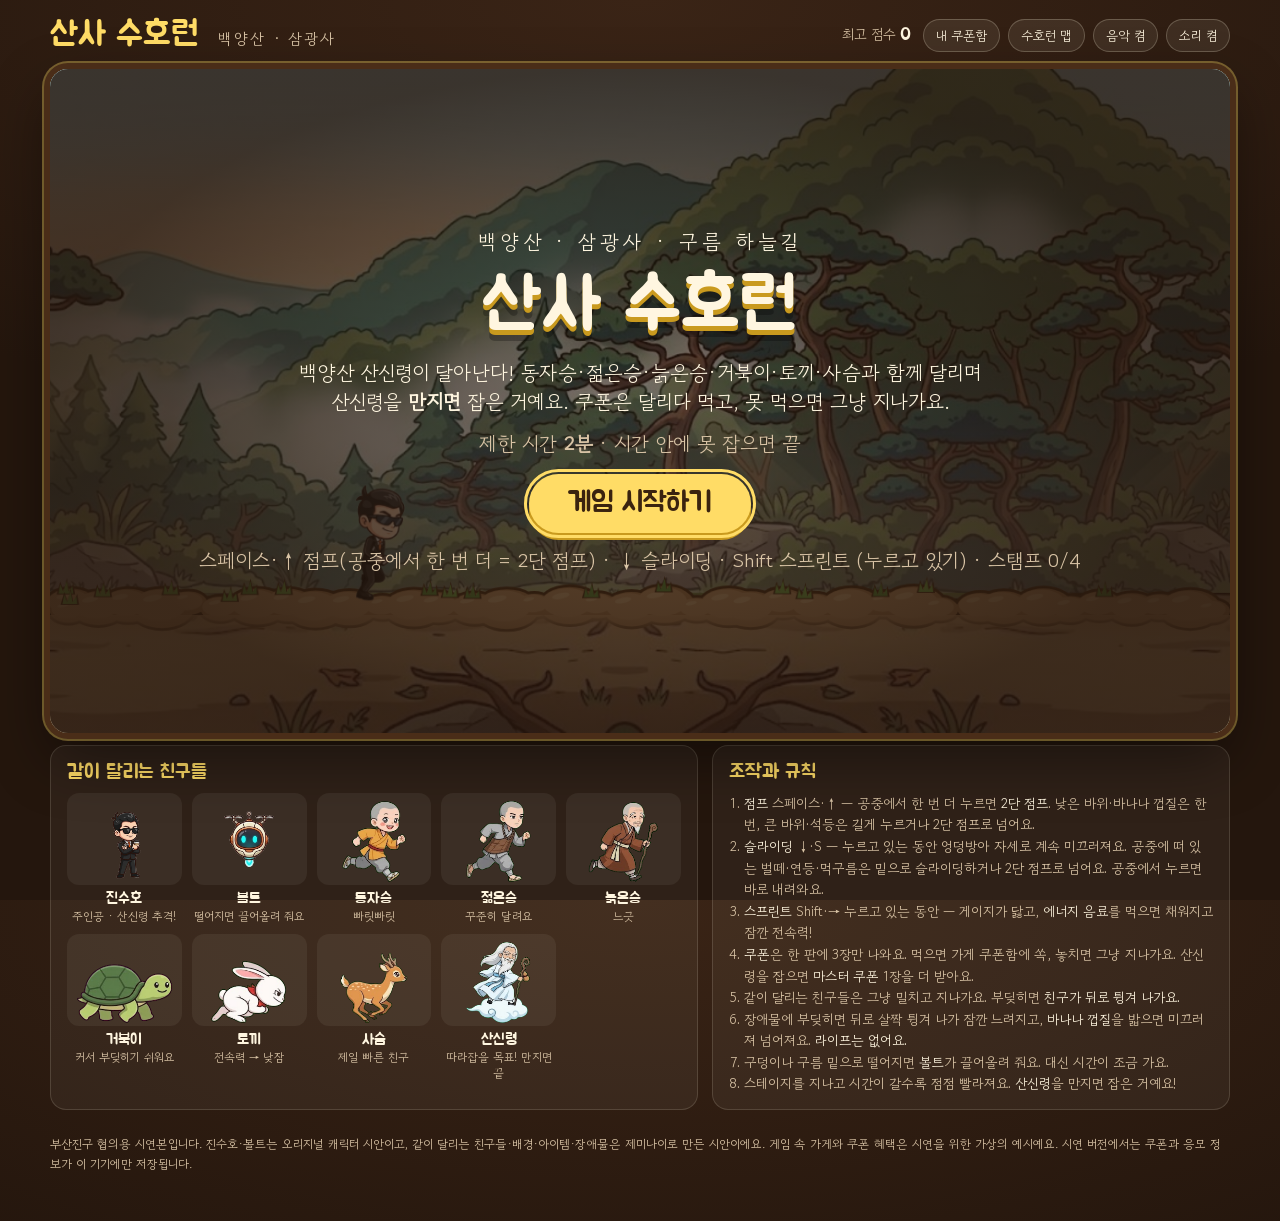
<file: sansa/index.html>
<!doctype html>
<html lang="ko">
<head>
<meta charset="utf-8">
<meta name="viewport" content="width=device-width,initial-scale=1,viewport-fit=cover">
<title>산사 수호런 (백양산-삼광사)</title>
<meta name="description" content="진수호가 백양산 산신령을 따라잡는 추격 레이스 · 동자승·젊은승·늙은승·거북이·토끼·사슴과 함께 삼광사 마당과 구름 하늘길을 달리며 가게 쿠폰을 먹어요">
<link rel="icon" href="../common/sprites/bot_happy.png">
<script src="../common/sites.js?v=20261030c"></script>
<script src="../common/feedback.js?v=20261030b" defer></script>
<script src="../common/wallet.js?v=20261022a"></script>
<script src="core.js?v=10201730"></script>
<link rel="preconnect" href="https://fonts.googleapis.com">
<link rel="preconnect" href="https://fonts.gstatic.com" crossorigin>
<link rel="stylesheet" href="https://fonts.googleapis.com/css2?family=Jua&family=Gowun+Dodum&display=swap">
<style>
:root{
  --ground:#24160d;--ground-2:#3a2416;--cream:#fff6e0;--muted:#d9c4a6;--yellow:#ffdc66;--yellow-deep:#c99a1e;--mint:#6ff2d6;
  --font-display:"Jua","Gowun Dodum","Apple SD Gothic Neo","Malgun Gothic",system-ui,sans-serif;
  --font-body:"Gowun Dodum","Apple SD Gothic Neo","Malgun Gothic",system-ui,sans-serif;
  color-scheme:dark;
}
html{height:100%}
body{min-height:100%}
[hidden]{display:none!important}
body{background:var(--ground);background-image:radial-gradient(120% 70% at 50% 0%,var(--ground-2),var(--ground) 70%);
  color:var(--cream);font-family:var(--font-body);margin:0;box-sizing:border-box;padding-inline:16px;padding-block:14px;
  display:flex;flex-direction:column;align-items:center;gap:12px}
.bar,.stage,.cast,.credit{flex-shrink:0;width:min(100%,1180px,calc((100vh - 130px) * 16 / 9));min-width:min(100%,320px)}
@supports (height:100dvh){.bar,.stage,.cast,.credit{width:min(100%,1180px,calc((100dvh - 130px) * 16 / 9))}}
.bar{display:flex;align-items:center;justify-content:space-between;gap:12px;flex-wrap:wrap}
h1{font-family:var(--font-display);font-weight:400;font-size:clamp(22px,3.2vw,34px);margin:0;color:var(--yellow);text-wrap:balance}
h1 small{font-family:var(--font-body);font-size:.45em;color:var(--muted);letter-spacing:.12em;margin-left:.6em;vertical-align:middle}
.tools{display:flex;align-items:center;gap:8px;flex-wrap:wrap}
.best{font-size:14px;color:var(--muted);margin-right:4px;font-variant-numeric:tabular-nums}
.best b{font-family:var(--font-display);font-weight:400;color:var(--cream);font-size:18px;margin-left:4px}
.tbtn{font:inherit;font-size:13px;color:var(--cream);background:rgba(255,246,224,.08);border:1px solid rgba(255,246,224,.22);border-radius:999px;padding:6px 12px;cursor:pointer;text-decoration:none}
.tbtn:hover{background:rgba(255,246,224,.16)}
.tbtn:focus-visible,.go:focus-visible,.lv:focus-visible,.tb:focus-visible,input:focus-visible{outline:3px solid var(--yellow);outline-offset:2px}
.stage{position:relative;aspect-ratio:16/9;max-width:100%;border-radius:18px;overflow:hidden;container-type:inline-size;background:#bfe3cf;
  box-shadow:0 0 0 6px #4a2d18,0 0 0 8px rgba(255,220,102,.35),0 24px 60px rgba(0,0,0,.45)}
canvas{display:block;width:100%;height:100%;touch-action:none;user-select:none;-webkit-user-select:none}
.ovl{position:absolute;inset:0;display:flex;overflow-y:auto;background:radial-gradient(closest-side,rgba(36,22,13,.58),rgba(36,22,13,.86));text-align:center;padding:2.4cqw}
.ocard{margin:auto;display:flex;flex-direction:column;align-items:center;gap:1.1cqw;max-width:82cqw}
.eyebrow{margin:0;font-size:max(11px,1.45cqw);letter-spacing:.2em;color:var(--yellow)}
.ovl h2{font-family:var(--font-display);font-weight:400;margin:0;font-size:clamp(24px,6.2cqw,72px);line-height:1.05;color:var(--cream);
  text-shadow:0 .45cqw 0 var(--yellow-deep),0 .9cqw 0 rgba(0,0,0,.25);text-wrap:balance}
.ovl p{margin:0;font-size:max(12px,1.7cqw);color:var(--cream);line-height:1.45}
.ovl .sub{color:var(--muted);font-variant-numeric:tabular-nums}
.big{font-family:var(--font-display);font-size:clamp(26px,5.4cqw,60px);color:var(--yellow);line-height:1;font-variant-numeric:tabular-nums}
.go{font-family:var(--font-display);font-size:clamp(16px,2.5cqw,28px);color:#3a230f;background:var(--yellow);border:0;border-radius:999px;padding:.42em 1.4em;cursor:pointer;box-shadow:0 .25em 0 var(--yellow-deep);margin-top:.3cqw}
.go:hover{filter:brightness(1.06)}.go:active{transform:translateY(2px)}
.go.ghost{background:transparent;color:var(--cream);box-shadow:inset 0 0 0 2px rgba(255,246,224,.45)}
a.go{text-decoration:none;display:inline-block}
.row{display:flex;gap:1.2cqw;flex-wrap:wrap;justify-content:center;align-items:center}
.lvs{display:flex;gap:1cqw;flex-wrap:wrap;justify-content:center}
.lv{font:inherit;color:var(--cream);background:rgba(255,246,224,.08);border:2px solid rgba(255,246,224,.25);border-radius:1.6cqw;padding:.7cqw 1.7cqw;cursor:pointer;min-width:15cqw}
.lv b{display:block;font-family:var(--font-display);font-weight:400;font-size:max(15px,2.4cqw)}
.lv small{display:block;color:var(--muted);font-size:max(10px,1.3cqw)}
.lv[aria-pressed=true]{background:var(--yellow);color:#3a230f;border-color:var(--yellow)}
.lv[aria-pressed=true] small{color:#6b4a1c}
.cheer{display:flex;gap:.8cqw;align-items:flex-end;justify-content:center;height:9cqw}
.cheer canvas{width:auto;height:100%}
.chips{display:flex;gap:.7cqw;flex-wrap:wrap;justify-content:center;max-width:70cqw}
.chip{font-size:max(11px,1.35cqw);padding:.25cqw 1cqw;border-radius:999px;background:rgba(255,246,224,.12);border-left:.6cqw solid var(--c,#fc6)}
.chip.old{opacity:.6}
.ticket{background:linear-gradient(90deg,rgba(255,220,102,.22),rgba(255,220,102,.08));border:1px solid rgba(255,220,102,.5);border-radius:1.4cqw;padding:.6cqw 1.8cqw;font-family:var(--font-display);font-size:max(14px,2cqw);color:var(--yellow)}
.ticket small{display:block;font-family:var(--font-body);font-size:max(10px,1.3cqw);color:var(--muted)}
.form{display:flex;flex-direction:column;gap:.9cqw;width:min(44cqw,100%);text-align:left}
.form label{display:flex;flex-direction:column;gap:.3cqw;font-size:max(12px,1.5cqw)}
.form input[type=text],.form input[type=tel]{font:inherit;color:var(--cream);background:rgba(255,246,224,.08);border:1px solid rgba(255,246,224,.3);border-radius:10px;padding:.7cqw 1cqw}
.form .agree{flex-direction:row;align-items:flex-start;gap:.6cqw;font-size:max(11px,1.25cqw);color:var(--muted)}
.err{color:#ff9d8a;min-height:1.2em;font-size:max(11px,1.3cqw)}
.touch{position:absolute;inset:auto 0 0 0;height:34cqw;pointer-events:none;display:flex;justify-content:space-between;align-items:flex-end;padding:2cqw 2.4cqw}
.touch .grp{display:flex;gap:1.6cqw;align-items:flex-end}
.tb{pointer-events:auto;touch-action:none;font-family:var(--font-display);color:#3a230f;background:rgba(255,220,102,.82);border:0;border-radius:50%;
  width:15cqw;height:15cqw;font-size:max(14px,2.2cqw);line-height:1.1;box-shadow:0 .5cqw 0 rgba(150,110,20,.8);user-select:none;-webkit-user-select:none}
.tb.s{width:12cqw;height:12cqw;background:rgba(255,246,224,.82)}
.tb.m{background:rgba(111,242,214,.85);box-shadow:0 .5cqw 0 rgba(29,92,85,.85)}
.tb:active,.tb.on{filter:brightness(1.15);transform:translateY(.3cqw)}
.cast{display:grid;grid-template-columns:1.25fr 1fr;gap:14px}
.panel{background:rgba(255,246,224,.05);border:1px solid rgba(255,246,224,.14);border-radius:16px;padding:14px 16px}
.panel h3{font-family:var(--font-display);font-weight:400;font-size:20px;margin:0 0 8px;color:var(--yellow)}
.crew{display:grid;grid-template-columns:repeat(auto-fill,minmax(112px,1fr));gap:10px}
.crew figure{margin:0;text-align:center}
.crew canvas{width:100%;height:92px;object-fit:contain;display:block;background:rgba(255,246,224,.06);border-radius:12px}
.crew figcaption{font-family:var(--font-display);font-size:15px;margin-top:4px}
.crew figcaption small{display:block;font-family:var(--font-body);font-size:11.5px;color:var(--muted)}
.rules{margin:0;padding:0 0 0 1.1em;font-size:13.5px;color:var(--muted);line-height:1.6}
.rules b{color:var(--cream);font-weight:400}
.credit{font-size:12px;color:var(--muted);line-height:1.7;padding-bottom:20px}
.credit a{color:var(--muted)}
@media (max-width:760px){.cast{grid-template-columns:1fr}}
@media (pointer:coarse) and (max-height:520px){
  body{padding:0;gap:0;justify-content:center;min-height:100vh}
  .bar,.cast,.credit{display:none}
  .stage{width:min(100vw,calc(100vh * 16 / 9));border-radius:0;box-shadow:none}
}
@media (prefers-reduced-motion:reduce){*{animation:none!important;transition:none!important}}
</style>
</head>
<body>
<header class="bar">
  <h1>산사 수호런 <small>백양산 · 삼광사</small></h1>
  <div class="tools">
    <span class="best">최고 점수<b id="best">0</b></span>
    <a class="tbtn" href="../wallet/">내 쿠폰함</a>
    <a class="tbtn" href="../">수호런 맵</a>
    <button class="tbtn" id="bgm" type="button" aria-pressed="true">음악 켬</button>
    <button class="tbtn" id="snd" type="button" aria-pressed="true">소리 켬</button>
  </div>
</header>

<section class="stage" id="stage">
  <canvas id="c" width="1280" height="720" aria-label="산사 수호런 게임 화면"></canvas>
  <div class="touch" id="touch" hidden>
    <div class="grp"><button class="tb m" id="tbSprint" type="button">스프린트<br>(누르기)</button><button class="tb s" id="tbSlide" type="button">슬라이딩</button></div>
    <div class="grp"><button class="tb" id="tbJump" type="button">점프</button></div>
  </div>
  <div class="ovl" id="ovl"><div class="ocard" id="card"></div></div>
</section>

<section class="cast">
  <div class="panel"><h3>같이 달리는 친구들</h3><div class="crew" id="crew"></div></div>
  <div class="panel"><h3>조작과 규칙</h3>
    <ol class="rules">
      <li><b>점프</b> 스페이스·↑ — 공중에서 한 번 더 누르면 <b>2단 점프</b>. 낮은 바위·바나나 껍질은 한 번, 큰 바위·석등은 길게 누르거나 2단 점프로 넘어요.</li>
      <li><b>슬라이딩</b> ↓·S — 누르고 있는 동안 엉덩방아 자세로 계속 미끄러져요. 공중에 떠 있는 벌떼·연등·먹구름은 밑으로 슬라이딩하거나 2단 점프로 넘어요. 공중에서 누르면 바로 내려와요.</li>
      <li><b>스프린트</b> Shift·→ 누르고 있는 동안 — 게이지가 닳고, <b>에너지 음료</b>를 먹으면 채워지고 잠깐 전속력!</li>
      <li><b>쿠폰</b>은 한 판에 3장만 나와요. 먹으면 가게 쿠폰함에 쏙, 놓치면 그냥 지나가요. 산신령을 잡으면 <b>마스터 쿠폰</b> 1장을 더 받아요.</li>
      <li>같이 달리는 친구들은 그냥 밀치고 지나가요. 부딪히면 <b>친구가 뒤로 튕겨 나가요.</b></li>
      <li>장애물에 부딪히면 뒤로 살짝 튕겨 나가 잠깐 느려지고, <b>바나나 껍질</b>을 밟으면 미끄러져 넘어져요. <b>라이프는 없어요.</b></li>
      <li>구덩이나 구름 밑으로 떨어지면 <b>볼트</b>가 끌어올려 줘요. 대신 시간이 조금 가요.</li>
      <li>스테이지를 지나고 시간이 갈수록 점점 빨라져요. <b>산신령</b>을 만지면 잡은 거예요!</li>
    </ol>
  </div>
</section>
<p class="credit">부산진구 협의용 시연본입니다. 진수호·볼트는 오리지널 캐릭터 시안이고, 같이 달리는 친구들·배경·아이템·장애물은 제미나이로 만든 시안이에요.
  게임 속 가게와 쿠폰 혜택은 시연을 위한 가상의 예시예요. 시연 버전에서는 쿠폰과 응모 정보가 이 기기에만 저장됩니다.</p>

<script>
(function(){
'use strict';
const S=window.Sansa,P=S.P,KN=S.KIND_NAMES;
const W=1280,H=720,GY=572;
const $=id=>document.getElementById(id);
const esc=s=>String(s).replace(/[&<>"']/g,c=>({'&':'&amp;','<':'&lt;','>':'&gt;','"':'&quot;',"'":'&#39;'}[c]));
const cvs=$('c'),ctx=cvs.getContext('2d');
const SITE_ID='baegyang';
const SITE=(window.SUHO&&window.SUHO.sites.find(s=>s.id===SITE_ID))||null;
const STORES=(SITE&&SITE.stores)||[0,1,2,3,4,5].map(i=>({name:'가게 '+(i+1),benefit:'',color:['#c8553d','#3d5a80','#2f8f83','#8a5cc4','#d94f8a','#e0702c'][i]}));
const WAL=window.SuhoWallet||null;
const LS={get(k,d){try{const v=JSON.parse(localStorage.getItem(k));return v==null?d:v}catch(e){return d}},set(k,v){try{localStorage.setItem(k,JSON.stringify(v))}catch(e){}}};
const touchMode=matchMedia('(pointer:coarse)').matches;
const clamp=(v,a,b)=>Math.max(a,Math.min(b,v));
const lerp=(a,b,t)=>a+(b-a)*t;
const ease=t=>t*t*(3-2*t);
function hash(n){n=Math.imul((n|0)^61,0x45d9f3b);n=Math.imul(n^(n>>>16),0x45d9f3b);n^=n>>>16;return(n>>>0)/4294967296}

/* ------------------------------------------------------------ 이미지 (없으면 임시 그림으로) */
const IMG={};
const COMMON=['g_run1','g_run2','g_run3','g_run4','g_run5','g_run6','g_run7','g_run8','g_jump','g_fall','g_hero','bot_a','bot_b','bot_happy','bot_blink'];
const OPT=[];
Object.keys(S.RACERS).forEach(id=>{for(let f=1;f<=4;f++)OPT.push(['r_'+id+'_'+f,'sprites/r_'+id+'_'+f+'.png'])});OPT.push(['r_rabbit_nap','sprites/r_rabbit_nap.png']);
['i_coupon','i_drink','o_rock','o_boulder','o_tower','o_lantern_stone','o_cloud','o_storm','o_bees','o_lotus_float','o_banana'].forEach(n=>OPT.push([n,'sprites/'+n+'.png']));
S.KINDS.forEach(k=>{OPT.push(['bg_'+k,'bg/'+k+'.jpg']);OPT.push(['gr_'+k,'bg/'+k+'_ground.jpg'])});
function loadImg(key,src){return new Promise(res=>{const i=new Image();i.onload=()=>{IMG[key]=i;res()};i.onerror=()=>res();i.src=src})}
const ready=Promise.race([Promise.all(COMMON.map(n=>loadImg(n,'../common/sprites/'+n+'.png')).concat(OPT.map(o=>loadImg(o[0],o[1])))),new Promise(r=>setTimeout(r,4000))]);

/* ------------------------------------------------------------ 소리 (작은 효과음) */
let AC=null,soundOn=LS.get('sansa.snd',true);
function unlockAudio(){if(!AC){try{AC=new(window.AudioContext||window.webkitAudioContext)()}catch(e){AC=null}}if(AC&&AC.state==='suspended')AC.resume()}
function tone(f,d,type,vol,slide,delay){if(!soundOn||!AC)return;const t=AC.currentTime+(delay||0),o=AC.createOscillator(),g=AC.createGain();o.type=type||'square';o.frequency.setValueAtTime(f,t);if(slide)o.frequency.exponentialRampToValueAtTime(Math.max(30,f*slide),t+d);
  g.gain.setValueAtTime(vol||.05,t);g.gain.exponentialRampToValueAtTime(.0001,t+d);o.connect(g);g.connect(AC.destination);o.start(t);o.stop(t+d+.02)}
const SFX={
  jump(){tone(330,.14,'square',.04,2)},slide(){tone(220,.18,'sawtooth',.03,.5)},
  coupon(){tone(880,.09,'triangle',.07);tone(1320,.14,'triangle',.07,1,.08)},
  drink(){tone(520,.1,'square',.05,1.6);tone(780,.1,'square',.05,1.6,.09);tone(1040,.18,'square',.05,1.4,.18)},
  hit(){tone(140,.22,'sawtooth',.09,.4)},fall(){tone(500,.5,'sine',.06,.2)},grab(){tone(300,.4,'triangle',.06,2.4)},
  win(){[523,659,784,1046].forEach((f,i)=>tone(f,.28,'triangle',.08,1,i*.13))},lose(){[392,330,262].forEach((f,i)=>tone(f,.3,'triangle',.07,1,i*.18))},
  go(){tone(660,.3,'square',.06)},dbl(){tone(620,.13,'square',.06,1.9)},slip(){tone(700,.35,'sawtooth',.06,.25)},bonk(){tone(180,.12,'square',.08,.6);tone(520,.1,'triangle',.05,1.5,.05)},tick(){tone(440,.1,'square',.05)},surge(){tone(200,.5,'sawtooth',.05,2.5)},stage(){tone(587,.12,'triangle',.07);tone(880,.2,'triangle',.07,1,.12)}
};

/* ------------------------------------------------------------ 배경음악 (음원 파일 없이 바로 연주)
 * 가야금 독주: 가야금 뜯는 소리만 (장구·대금·드론은 빼서 단순하게).
 * 스테이지마다 곡이 바뀜: 백양산(밝은 평조) · 삼광사(신비로운 계면조 + 풍경) · 구름 하늘길(높고 경쾌하게) */
let musicOn=LS.get('sansa.music',true),mBus=null,mTimer=null,mNext=0,mStep=0,track='mountain',NOISE=null;
const NT=(base,s)=>s==null?null:base*Math.pow(2,s/12);
// 한 마디 = 12칸(자진모리). 가야금 G, 대금 F(길게, 시작 칸에만), 숫자는 반음
const _=null;
const TRACKS={
  mountain:{step:.105,root:293.66,drone:[0,7],
    G:[[0,_,4,_,7,_, 9,_,7,4,_,2],[0,_,2,_,4,_, 7,_,9,_,7,_],[12,_,9,_,7,_, 9,_,7,4,_,2],[4,_,2,_,0,_, 2,_,-3,_,0,_]],
    F:[[12,6],[14,6],[16,6],[12,6]], bell:false},
  temple:{step:.115,root:220,drone:[0,7],
    G:[[0,_,3,_,5,_, 7,_,5,3,_,0],[7,_,10,_,12,_, 10,_,7,_,5,_],[12,_,10,_,7,_, 5,_,7,10,_,7],[5,_,3,_,0,_, -2,_,0,_,_,_]],
    F:[[12,12],[15,6],[17,6],[12,12]], bell:true},
  sky:{step:.095,root:392,drone:[0,7],
    G:[[0,4,7,_,9,_, 12,_,9,7,_,4],[2,_,4,7,_,9, 7,_,4,_,2,_],[0,4,7,_,12,_, 14,_,12,9,_,7],[9,_,7,_,4,_, 2,_,0,_,_,_]],
    F:[[24,6],[19,6],[24,6],[21,6]], bell:false},
};
// 장구 자진모리: 덩 . 덕 쿵 덕 . | 덩 . 덕 쿵 덕 .   (덩=쿵+덕 함께)
const JANGGU=['dung',_,'deok','kung','deok',_, 'dung',_,'deok','kung','deok','deok'];
const trackOf=kind=>kind==='sky'?'sky':kind.startsWith('samgwang')?'temple':'mountain';
function mbus(){if(!AC)return null;if(!mBus){mBus=AC.createGain();mBus.gain.value=.5;mBus.connect(AC.destination)}
  if(!NOISE){NOISE=AC.createBuffer(1,AC.sampleRate*.3,AC.sampleRate);const d=NOISE.getChannelData(0);for(let i=0;i<d.length;i++)d[i]=Math.random()*2-1}return mBus}
function env(g,when,vol,att,dec){g.gain.setValueAtTime(.0001,when);g.gain.exponentialRampToValueAtTime(vol,when+att);g.gain.exponentialRampToValueAtTime(.0001,when+att+dec)}
function gayageum(f,when,vol,bend){            // 뜯는 소리: 삼각파+옥타브 사인, 빠른 감쇠, 가끔 농현(음 흔들기)
  for(const[mul,type,v]of[[1,'triangle',1],[2,'sine',.35],[3,'sine',.12]]){const o=AC.createOscillator(),g=AC.createGain();o.type=type;o.frequency.setValueAtTime(f*mul,when);
    if(bend){o.frequency.setValueAtTime(f*mul,when+.12);o.frequency.linearRampToValueAtTime(f*mul*1.03,when+.22);o.frequency.linearRampToValueAtTime(f*mul,when+.34)}
    env(g,when,vol*v,.004,.55);o.connect(g);g.connect(mBus);o.start(when);o.stop(when+.65)}}
function daegeum(f,when,dur,vol){              // 대금처럼 숨결 섞인 긴 가락 (비브라토)
  const o=AC.createOscillator(),g=AC.createGain(),lfo=AC.createOscillator(),lg=AC.createGain();o.type='sine';o.frequency.value=f;
  lfo.frequency.value=5.2;lg.gain.value=f*.012;lfo.connect(lg);lg.connect(o.frequency);
  g.gain.setValueAtTime(.0001,when);g.gain.exponentialRampToValueAtTime(vol,when+.12);g.gain.setValueAtTime(vol,when+dur*.7);g.gain.exponentialRampToValueAtTime(.0001,when+dur);
  o.connect(g);g.connect(mBus);o.start(when);lfo.start(when);o.stop(when+dur+.05);lfo.stop(when+dur+.05);
  const n=AC.createBufferSource(),bp=AC.createBiquadFilter(),ng=AC.createGain();n.buffer=NOISE;bp.type='bandpass';bp.frequency.value=f*2;bp.Q.value=6;   // 숨소리
  ng.gain.setValueAtTime(.0001,when);ng.gain.exponentialRampToValueAtTime(vol*.35,when+.06);ng.gain.exponentialRampToValueAtTime(.0001,when+.3);n.connect(bp);bp.connect(ng);ng.connect(mBus);n.start(when);n.stop(when+.3)}
function drum(kind,when){
  if(kind==='kung'||kind==='dung'){const o=AC.createOscillator(),g=AC.createGain();o.type='sine';o.frequency.setValueAtTime(140,when);o.frequency.exponentialRampToValueAtTime(55,when+.18);env(g,when,.55,.004,.26);o.connect(g);g.connect(mBus);o.start(when);o.stop(when+.32)}
  if(kind==='deok'||kind==='dung'){const n=AC.createBufferSource(),hp=AC.createBiquadFilter(),g=AC.createGain();n.buffer=NOISE;hp.type='bandpass';hp.frequency.value=2400;hp.Q.value=1.2;env(g,when,kind==='dung'?.28:.2,.002,.07);n.connect(hp);hp.connect(g);g.connect(mBus);n.start(when);n.stop(when+.1)}}
function drone(T,when,dur){for(const s of T.drone){const o=AC.createOscillator(),g=AC.createGain();o.type='sine';o.frequency.value=NT(T.root/2,s);
  g.gain.setValueAtTime(.0001,when);g.gain.exponentialRampToValueAtTime(.045,when+.4);g.gain.setValueAtTime(.045,when+dur-.3);g.gain.exponentialRampToValueAtTime(.0001,when+dur);o.connect(g);g.connect(mBus);o.start(when);o.stop(when+dur+.05)}}
function musicTick(){
  if(!AC||!musicOn)return;
  const playing=phase==='play'&&G&&G.state==='run'&&!paused&&!document.hidden;
  if(!playing){mNext=AC.currentTime+.08;return}
  mbus();
  let T=TRACKS[track]||TRACKS.mountain;const left=G.cfg.limit-G.t;
  const sp=clamp(G.p.v/P.base,1,1.3),step=T.step/(1+(sp-1)*.3)*(left<30?.88:1);   // 빨라질수록 · 마지막 30초엔 몰아치게
  while(mNext<AC.currentTime+.2){
    if(pendingTrack&&mStep%12===0){track=pendingTrack;pendingTrack=null;mStep=0;T=TRACKS[track]}
    const bar=Math.floor(mStep/12)%T.G.length,i=mStep%12;
    const n=T.G[bar][i];if(n!=null)gayageum(NT(T.root,n),mNext,.16,i===6&&bar%2===1);
    mStep++;mNext+=step;
  }
}
function musicStart(){if(!musicOn||!AC)return;musicStop();mbus();mNext=AC.currentTime+.08;mTimer=setInterval(musicTick,40)}
function musicStop(){if(mTimer){clearInterval(mTimer);mTimer=null}}
let pendingTrack=null;
function musicTrack(t){if(track===t){pendingTrack=null;return}if(!mTimer){track=t;mStep=0;return}pendingTrack=t}

/* ------------------------------------------------------------ 게임 상태 */
let G=null,phase='title',camX=0,shake=0,flash=0,paused=false,endT=0;
let diffKey='normal';
const FX={parts:[],pops:[],banner:null,bolt:null,boltExit:null,toast:null,tAnim:0,surgeT:0,hasteGlow:0,catchT:0};
const keys=new Set(),sprintKeys=new Set(),slideKeys=new Set();let touchSprint=false,best=LS.get('sansa.best',0);
$('best').textContent=best.toLocaleString();
const STAMP_KEY=SITE?'bjrun.stamps.'+SITE.season.id:'bjrun.stamps.x';
let STP=LS.get(STAMP_KEY,null);if(!STP||typeof STP!=='object'||!STP.got)STP={got:{},boss:{},entered:false};if(!STP.boss)STP.boss={};
const saveStamps=()=>LS.set(STAMP_KEY,STP);
const LASTSTG=String(SITE&&SITE.lastStage!=null?SITE.lastStage:3);
const stampInfo=()=>WAL&&SITE?WAL.stamps(SITE_ID):{got:Object.keys(STP.got).length,total:STORES.length+1,done:Object.keys(STP.got).length+(STP.boss[LASTSTG]?1:0),guard:!!STP.boss[LASTSTG]};

function addPop(x,y,text,color,size){FX.pops.push({x,y,text,color,size:size||30,t:0})}
function burst(x,y,n,color,sp,life){for(let i=0;i<n;i++){const a=Math.random()*6.283,v=(.3+Math.random())*(sp||260);FX.parts.push({x,y,vx:Math.cos(a)*v,vy:Math.sin(a)*v+60,life:life||.6,max:life||.6,size:3+Math.random()*5,color,g:700})}}
function banner(t,sub,color,dur){FX.banner={t:0,dur:dur||2,text:t,sub:sub||'',color:color||'#ffdc66'}}

function start(){
  unlockAudio();
  G=S.create({difficulty:diffKey,storeCount:STORES.length});
  track='';musicTrack(trackOf(S.kindOf(1)));musicStart();
  phase='play';endT=0;camX=-340+0;FX.parts.length=0;FX.pops.length=0;FX.banner=null;FX.bolt=null;FX.boltExit=null;FX.catchT=0;FX.surgeT=0;shake=0;flash=0;
  $('ovl').hidden=true;if(touchMode)$('touch').hidden=false;
  G.p.x=0;camX=G.p.x-340;
  syncSprint();
  banner('STAGE 1 · '+KN[S.kindOf(1)],'산신령을 따라잡아라!',null,2.2);
}

function handleEvents(){
  for(const e of G.events){
    switch(e.type){
      case 'go':SFX.go();banner('출발!','산신령은 저 앞에 있어요','#6ff2d6',1.4);break;
      case 'jump':SFX.jump();burst(G.p.x,6,5,'rgba(255,240,200,.8)',120,.35);break;
      case 'dbl':SFX.dbl();burst(e.x,e.y+10,10,'#ffdc66',220,.4);break;
      case 'slip':SFX.slip();shake=.3;burst(e.x,10,8,'#ffe066',260,.5);addPop(e.x,110,'미끄덩!','#ffe066',32);break;
      case 'bonk':{SFX.bonk();burst(e.x,e.y,10,'#fff6e0',300,.45);const w=['퍽!','휘익!','비켜요!','쿵!'][(Math.random()*4)|0];addPop(e.x,e.y+60,w,'#fff6e0',28);break}
      case 'slide':SFX.slide();break;
      case 'coupon':{
        const st=STORES[e.store%STORES.length];let isNew=false;
        if(WAL&&SITE){const r=WAL.issue(SITE_ID,st.name);isNew=!!(r&&r.isNew)}else isNew=!STP.got[st.name];
        if(!STP.got[st.name]){STP.got[st.name]=true;saveStamps()}
        G.p.newCoupons=G.p.newCoupons||{};if(isNew)G.p.newCoupons[e.store]=true;
        SFX.coupon();burst(e.x,e.y,12,st.color,300,.7);
        addPop(e.x,e.y+50,isNew?st.name+' 쿠폰!':'+200','#fff6e0',isNew?30:26);
        FX.toast={t:0,text:isNew?st.name+' · '+st.benefit:'이미 받은 쿠폰이에요 · 점수만 올라요',color:st.color};
        break}
      case 'drink':SFX.drink();burst(e.x,e.y,14,'#6ff2d6',340,.7);addPop(e.x,e.y+50,'에너지 폭발!','#6ff2d6',30);FX.hasteGlow=1;break;
      case 'hit':SFX.hit();shake=.35;burst(e.x,e.y,10,'#fff6e0',320,.45);addPop(e.x,e.y+40,e.kind==='racer'?'쿵!':'아야!','#ffb199',30);break;
      case 'fall':SFX.fall();FX.bolt={t:0};break;
      case 'grab':SFX.grab();break;
      case 'rescue':FX.boltExit={x:G.p.x,t:0};FX.bolt=null;addPop(G.p.x,150,'볼트 고마워!','#ffdc66',28);break;
      case 'stage':SFX.stage();musicTrack(trackOf(e.kind));banner('STAGE '+e.stage+' · '+KN[e.kind],'속도 UP!',null,2.2);break;
      case 'surge':SFX.surge();FX.surgeT=1.6;addPop(G.p.x+500,260,'산신령이 속도를 올린다!','#ffdc66',34);break;
      case 'win':musicStop();SFX.win();FX.catchT=0;shake=.5;flash=.8;break;
      case 'timeout':musicStop();SFX.lose();break;
    }
  }
  G.events.length=0;
}

/* ------------------------------------------------------------ 입력 */
function syncSprint(){if(G)G.api.sprint(sprintKeys.size>0||touchSprint)}
function doJump(){if(phase==='play'&&G&&G.state!=='ready'||phase==='play'&&G){G.api.jump()}}
function doSlide(){if(phase==='play'&&G)G.api.slide()}
addEventListener('keydown',e=>{
  if(e.target&&/INPUT|TEXTAREA|SELECT/.test(e.target.tagName))return;
  const c=e.code;
  if(['Space','ArrowUp','ArrowDown','ArrowLeft','ArrowRight'].includes(c)&&phase!=='title'&&phase!=='end')e.preventDefault();
  if(phase==='title'){if(c==='Enter'||c==='Space'){e.preventDefault();start()}return}
  if(phase==='end'){if(c==='Enter'&&!$('ovl').querySelector('form')){start()}return}
  if(e.repeat)return;
  if(c==='KeyP'||c==='Escape'){paused=!paused;return}
  if(c==='Space'||c==='ArrowUp'||c==='KeyW'){keys.add(c);doJump()}
  else if(c==='ArrowDown'||c==='KeyS'){slideKeys.add(c);doSlide()}
  else if(c==='ShiftLeft'||c==='ShiftRight'||c==='ArrowRight'||c==='KeyD'||c==='KeyJ'){sprintKeys.add(c);syncSprint()}
});
addEventListener('keyup',e=>{
  const c=e.code;
  if(keys.delete(c)&&keys.size===0&&G)G.api.jumpUp();
  if(sprintKeys.delete(c))syncSprint();
  if(slideKeys.delete(c)&&slideKeys.size===0&&G)G.api.slideUp();
});
addEventListener('blur',()=>{keys.clear();sprintKeys.clear();slideKeys.clear();if(G)G.api.slideUp();touchSprint=false;if(G){G.api.jumpUp();syncSprint()}});
function bindBtn(id,down,up){const b=$(id);b.addEventListener('pointerdown',e=>{e.preventDefault();unlockAudio();b.classList.add('on');down()});['pointerup','pointercancel','pointerleave'].forEach(t=>b.addEventListener(t,e=>{if(b.classList.contains('on')){b.classList.remove('on');up&&up()}}))}
bindBtn('tbJump',doJump,()=>{if(G)G.api.jumpUp()});
bindBtn('tbSlide',doSlide,()=>{if(G)G.api.slideUp()});
bindBtn('tbSprint',()=>{touchSprint=true;syncSprint()},()=>{touchSprint=false;syncSprint()});
cvs.addEventListener('pointerdown',e=>{if(phase==='play'&&!touchMode){unlockAudio()}});
$('snd').addEventListener('click',()=>{soundOn=!soundOn;LS.set('sansa.snd',soundOn);$('snd').textContent=soundOn?'소리 켬':'소리 끔';$('snd').setAttribute('aria-pressed',soundOn);unlockAudio()});
$('snd').textContent=soundOn?'소리 켬':'소리 끔';$('snd').setAttribute('aria-pressed',soundOn);
$('bgm').addEventListener('click',()=>{musicOn=!musicOn;LS.set('sansa.music',musicOn);$('bgm').textContent=musicOn?'음악 켬':'음악 끔';$('bgm').setAttribute('aria-pressed',musicOn);unlockAudio();if(musicOn){if(phase==='play')musicStart()}else musicStop()});
$('bgm').textContent=musicOn?'음악 켬':'음악 끔';$('bgm').setAttribute('aria-pressed',musicOn);
document.addEventListener('visibilitychange',()=>{if(document.hidden&&phase==='play')paused=true});

/* ------------------------------------------------------------ 그리기 도구 */
const OUT='#4e2f13';
function ell(c,x,y,rx,ry,fill,stroke,rot,lw){c.beginPath();c.ellipse(x,y,Math.max(.1,rx),Math.max(.1,ry),rot||0,0,6.2832);if(fill){c.fillStyle=fill;c.fill()}if(stroke){c.lineWidth=lw||3;c.strokeStyle=stroke;c.stroke()}}
function poly(c,pts,fill,stroke,lw){c.beginPath();c.moveTo(pts[0][0],pts[0][1]);for(let i=1;i<pts.length;i++)c.lineTo(pts[i][0],pts[i][1]);c.closePath();if(fill){c.fillStyle=fill;c.fill()}if(stroke){c.lineWidth=lw||3;c.strokeStyle=stroke;c.lineJoin='round';c.stroke()}}
function ln(c,x1,y1,x2,y2,w,col){c.strokeStyle=col;c.lineWidth=w;c.lineCap='round';c.beginPath();c.moveTo(x1,y1);c.lineTo(x2,y2);c.stroke()}
function rr(c,x,y,w,h,r,fill,stroke,lw){c.beginPath();c.roundRect(x,y,w,h,r);if(fill){c.fillStyle=fill;c.fill()}if(stroke){c.lineWidth=lw||3;c.strokeStyle=stroke;c.stroke()}}
function pill(x,y,w,h,fill){rr(ctx,x,y,w,h,h/2,fill||'rgba(28,18,10,.62)')}
const FD='"Jua","Gowun Dodum","Apple SD Gothic Neo","Malgun Gothic",sans-serif';
function text(t,x,y,size,color,align,stroke,font){ctx.font=size+'px '+(font||FD);ctx.textAlign=align||'left';ctx.textBaseline='middle';if(stroke){ctx.lineWidth=Math.max(3,size/7);ctx.strokeStyle=stroke;ctx.lineJoin='round';ctx.strokeText(t,x,y)}ctx.fillStyle=color||'#fff6e0';ctx.fillText(t,x,y)}

/* ------------------------------------------------------------ 임시 캐릭터 그림 (이미지가 없을 때) */
function person(c,k,o){
  const legL=36*k,hipY=-legL-2*k,shY=hipY-(o.tors||34)*k,hr=(o.headR||16)*k;
  const ph=o.ph||0,air=o.air,a=air?.75:Math.sin(ph)*.9;
  const hx=-1*k;
  const leg=(ang,col)=>{const fx=hx+Math.sin(ang)*legL*.95,fy=hipY+Math.cos(ang)*legL*.92-(air?6*k:0);ln(c,hx,hipY,fx,fy,11*k,OUT);ln(c,hx,hipY,fx,fy,7*k,col);ell(c,fx+3*k,fy+1*k,7*k,4*k,o.shoe||'#5b3a24',OUT,0,2)};
  leg(-a,o.pants2||'#7a5a40');
  // 몸통
  const lean=3*k;
  poly(c,[[-11*k+lean,shY],[11*k+lean,shY],[13*k,hipY+5*k],[-13*k,hipY+5*k]],o.robe,OUT);
  if(o.sash)poly(c,[[-11*k+lean,shY],[-2*k+lean,shY],[13*k,hipY+5*k],[4*k,hipY+5*k]],o.sash,OUT,2);
  if(o.belt)ln(c,-12*k,hipY-1*k,13*k,hipY-1*k,4*k,o.belt);
  if(o.beads)for(let i=0;i<7;i++){const t=i/6;ell(c,lerp(-6*k,8*k,t)+lean,shY+4*k+Math.sin(t*3.14)*8*k,2.2*k,2.2*k,'#6b3b1f')}
  leg(a,o.pants||'#a58a6a');
  // 팔
  const hand={x:4*k+Math.sin(-a)*20*k+lean,y:shY+8*k+Math.cos(a)*(air?-6:16)*k};
  ln(c,3*k+lean,shY+5*k,hand.x,hand.y,10*k,OUT);ln(c,3*k+lean,shY+5*k,hand.x,hand.y,6*k,o.robe);ell(c,hand.x,hand.y,4.5*k,4.5*k,o.skin||'#f3cda3',OUT,0,2);
  if(o.staff){ln(c,hand.x,hand.y-18*k,hand.x+4*k,-2*k,4.5*k,OUT);ln(c,hand.x,hand.y-18*k,hand.x+4*k,-2*k,2.5*k,'#a1763f')}
  // 머리
  let hxx=5*k+(o.hunch?5*k:0),hyy=shY-hr+3*k+(o.hunch?5*k:0);
  if(o.hairBack)poly(c,[[hxx-hr*.5,hyy-hr*.6],[hxx-hr*1.5,hyy+hr*2.6],[hxx+hr*.2,hyy+hr*1.4]],o.hairBack,OUT,2);
  if(o.beard)poly(c,[[hxx-hr*.6,hyy+hr*.4],[hxx+hr*.9,hyy+hr*.4],[hxx+hr*.1,hyy+hr*(o.beardLen||2)]],o.beard,OUT,2);
  ell(c,hxx,hyy,hr,hr*.95,o.skin||'#f3cda3',OUT);
  if(o.buns){ell(c,hxx-hr*.6,hyy-hr*.9,hr*.38,hr*.38,'#2c2018',OUT,0,2);ell(c,hxx+hr*.6,hyy-hr*.9,hr*.38,hr*.38,'#2c2018',OUT,0,2)}
  if(o.hairTop)ell(c,hxx,hyy-hr*.55,hr*.95,hr*.5,o.hairTop,OUT,0,2);
  if(o.halo){c.save();c.globalAlpha=.55;const g=c.createRadialGradient(hxx,hyy,hr*.5,hxx,hyy,hr*2.6);g.addColorStop(0,'rgba(255,240,170,.9)');g.addColorStop(1,'rgba(255,240,170,0)');c.fillStyle=g;c.beginPath();c.arc(hxx,hyy,hr*2.6,0,6.3);c.fill();c.restore()}
  // 얼굴
  const ex=hxx+hr*.42,ey=hyy+hr*.05;
  if(o.eyebrow)for(const dx of[0,hr*.5])ln(c,ex+dx-hr*.12,ey-hr*.34,ex+dx+hr*.3,ey-hr*(o.old?.18:.3),(o.old?2.6:2.2)*k,o.eyebrow);
  ell(c,ex,ey,hr*.1,hr*.14,'#2c2018');ell(c,ex+hr*.5,ey,hr*.1,hr*.14,'#2c2018');
  c.strokeStyle='#8a4a2a';c.lineWidth=2*k;c.beginPath();c.arc(ex+hr*.28,ey+hr*.32,hr*.2,.2,2.9);c.stroke();
  if(o.cheek){ell(c,ex-hr*.08,ey+hr*.4,hr*.16,hr*.1,'rgba(240,120,110,.55)')}
}
function drawRacerArt(c,id,h,ph,st){
  const k=h/100,air=st.y>6;
  c.lineJoin='round';c.lineCap='round';
  if(st.slide>0&&id!=='turtle'&&id!=='spirit')c.scale(1.08,.66);
  switch(id){
    case'dongja':person(c,k*1.22,{ph,air,robe:'#f0a23a',pants:'#e1c07a',pants2:'#c9a463',tors:30,headR:20,buns:true,cheek:true,belt:'#c8553d',shoe:'#6b3b1f'});break;
    case'young':person(c,k,{ph,air,robe:'#7e8c93',sash:'#a1673a',pants:'#6d7a80',pants2:'#58646a',beads:true,eyebrow:'#3a2a20',headR:16,shoe:'#2f2a28'});break;
    case'old':person(c,k,{ph,air,robe:'#9b6a3f',pants:'#7c5430',pants2:'#6a4627',tors:31,headR:15,hunch:true,beard:'#f6f2ea',beardLen:1.9,eyebrow:'#f6f2ea',old:true,staff:true,skin:'#e6bd92',belt:'#f0e4c8'});break;
    case'spirit':{
      const bob=Math.sin(ph*.9)*5*k;c.translate(0,-18*k+bob);
      // 구름 타고 둥둥
      c.save();c.globalAlpha=.8;for(let i=0;i<4;i++)ell(c,-18*k+i*14*k,16*k+Math.sin(ph+i)*2*k,13*k,8*k,'#fff',null);c.restore();
      poly(c,[[-14*k,-76*k],[14*k,-76*k],[26*k+Math.sin(ph)*3*k,2*k],[-26*k-Math.sin(ph)*3*k,2*k]],'#f7f3ea',OUT);
      poly(c,[[-14*k,-76*k],[-4*k,-76*k],[10*k,2*k],[0,2*k]],'#9fd0ee',OUT,2);
      ln(c,-14*k,-44*k,16*k,-44*k,4*k,'#7aa8c9');
      person(c,k,{ph:0,air:true,robe:'#f7f3ea',pants:'rgba(0,0,0,0)',pants2:'rgba(0,0,0,0)',shoe:'rgba(0,0,0,0)',tors:36,headR:17,hairBack:'#f6f2ea',beard:'#f6f2ea',beardLen:3.3,eyebrow:'#f6f2ea',old:true,halo:true,hairTop:'#f6f2ea',staff:true,skin:'#f0c9a0'});
      break}
    case'turtle':{
      const sw=Math.sin(ph)*5*k;
      for(const[dx,s]of[[-26,1],[18,-1]])ell(c,dx*k+sw*s,-6*k,9*k,7*k,'#7fb86a',OUT);
      ell(c,0,-30*k,42*k,28*k,'#5f9a4a',OUT);
      c.save();c.beginPath();c.ellipse(0,-30*k,42*k,28*k,0,0,6.3);c.clip();c.strokeStyle='#3f7330';c.lineWidth=3*k;
      for(let i=-2;i<=2;i++){c.beginPath();c.moveTo(i*14*k,-58*k);c.lineTo(i*14*k+6*k,-4*k);c.stroke()}c.beginPath();c.moveTo(-42*k,-34*k);c.lineTo(42*k,-34*k);c.stroke();c.restore();
      for(const[dx,s]of[[-14,-1],[28,1]])ell(c,dx*k+sw*s,-6*k,9*k,7*k,'#8fca78',OUT);
      ell(c,46*k,-30*k,14*k,12*k,'#8fca78',OUT);ell(c,52*k,-33*k,2.6*k,3.2*k,'#2c2018');
      c.strokeStyle='#6b3b2a';c.lineWidth=2*k;c.beginPath();c.arc(53*k,-27*k,5*k,.2,2.8);c.stroke();
      break}
    case'rabbit':{
      if(st.mode==='nap'){ell(c,0,-18*k,34*k,19*k,'#fff',OUT);ell(c,26*k,-26*k,15*k,13*k,'#fff',OUT);
        ell(c,14*k,-40*k,6*k,16*k,'#fff',OUT,-.2);ell(c,14*k,-40*k,2.6*k,11*k,'#f7b6c2',null,-.2);
        ln(c,28*k,-28*k,34*k,-27*k,2.4*k,'#2c2018');text('Z',40*k,-62*k,22,'#fff','left','#4e2f13');break}
      const g=Math.sin(ph*1.2);
      ell(c,-24*k,-32*k,9*k,9*k,'#fff',OUT);                             // 꼬리
      ln(c,-4*k,-20*k,-18*k+g*10*k,-4*k,10*k,OUT);ln(c,-4*k,-20*k,-18*k+g*10*k,-4*k,6.5*k,'#fff');
      ell(c,0,-34*k,26*k,19*k,'#fff',OUT,-.15);
      ln(c,14*k,-24*k,26*k-g*10*k,-4*k,8*k,OUT);ln(c,14*k,-24*k,26*k-g*10*k,-4*k,4.5*k,'#fff');
      ell(c,24*k,-48*k,15*k,13*k,'#fff',OUT);
      ell(c,12*k,-68*k,6*k,18*k,'#fff',OUT,-.35);ell(c,12*k,-68*k,2.6*k,12*k,'#f7b6c2',null,-.35);
      ell(c,22*k,-72*k,6*k,17*k,'#fff',OUT,-.1);ell(c,22*k,-72*k,2.6*k,11*k,'#f7b6c2',null,-.1);
      ell(c,31*k,-51*k,2.6*k,3.4*k,'#2c2018');ell(c,38*k,-46*k,3*k,2.4*k,'#f58fa3');
      poly(c,[[8*k,-37*k],[22*k,-37*k],[20*k,-31*k],[8*k,-31*k]],'#d8352a',OUT,2);
      break}
    case'deer':{
      const g=Math.sin(ph*1.1),L=(x0,a)=>{ln(c,x0*k,-56*k,x0*k+Math.sin(a)*34*k,-2*k+(air?-8*k:0)-Math.abs(Math.cos(a))*4*k,8*k,OUT);ln(c,x0*k,-56*k,x0*k+Math.sin(a)*34*k,-2*k+(air?-8*k:0)-Math.abs(Math.cos(a))*4*k,4.6*k,'#b0763a')};
      const aa=air?.8:g;L(-26,-aa);L(18,aa*.9);
      poly(c,[[24*k,-62*k],[36*k,-98*k],[50*k,-96*k],[40*k,-58*k]],'#c58b4a',OUT);
      ell(c,0,-62*k,38*k,21*k,'#c58b4a',OUT);ell(c,2*k,-52*k,30*k,10*k,'#f4e3c3',null);
      [[-14,-70],[0,-72],[12,-68],[-6,-62]].forEach(p=>ell(c,p[0]*k,p[1]*k,2.4*k,2.4*k,'#fff3d6'));
      L(-14,aa*.7);L(28,-aa*.8);
      ell(c,-38*k,-70*k,7*k,5*k,'#fff',OUT);
      ell(c,50*k,-98*k,15*k,11*k,'#d39a58',OUT,.1);ell(c,60*k,-96*k,4*k,3.4*k,'#2c2018');ell(c,50*k,-102*k,2.8*k,3.4*k,'#2c2018');
      ell(c,38*k,-110*k,5*k,10*k,'#c58b4a',OUT,-.6);
      for(const b of[[44,-108],[54,-110]]){ln(c,b[0]*k,b[1]*k,(b[0]-4)*k,(b[1]-24)*k,4*k,'#6b4a2b');ln(c,(b[0]-3)*k,(b[1]-14)*k,(b[0]+8)*k,(b[1]-24)*k,3*k,'#6b4a2b');ln(c,(b[0]-4)*k,(b[1]-24)*k,(b[0]-12)*k,(b[1]-30)*k,3*k,'#6b4a2b')}
      break}
  }
}
function drawRacer(r,isSpirit){
  const sx=r.x-camX,gy=GY-r.y;
  if(sx<-200||sx>W+200)return;
  const id=r.id,ph=(r.x/46)+(r.ph||0);
  const fi=isSpirit?Math.floor(FX.tAnim*7)%4:Math.floor(r.x/(id==='turtle'?36:id==='old'?52:62))%4;
  let im=IMG['r_'+id+'_'+(fi+1)]||IMG['r_'+id+'_1'],nap=false;
  if(id==='rabbit'&&r.mode==='nap'&&IMG.r_rabbit_nap){im=IMG.r_rabbit_nap;nap=true}
  ctx.save();ctx.translate(sx,gy);
  if(r.knock>0){ctx.translate(0,-(r.h||60)*.5);ctx.rotate(-r.spin);ctx.translate(0,(r.h||60)*.5);ctx.globalAlpha=Math.min(1,.4+r.knock)}
  if(isSpirit){const g=ctx.createRadialGradient(0,-60,10,0,-60,150);g.addColorStop(0,'rgba(255,230,120,.55)');g.addColorStop(1,'rgba(255,230,120,0)');ctx.fillStyle=g;ctx.beginPath();ctx.arc(0,-60,150,0,6.3);ctx.fill()}
  if(im){const hh=(r.h||S.RACERS[id].h)*(nap?.72:id==='turtle'?1.2:id==='spirit'?1.3:1.22),w=im.width*hh/im.height;ctx.drawImage(im,-w/2,-hh+ (isSpirit?-8*Math.sin(FX.tAnim*3)-10:0),w,hh)}
  else drawRacerArt(ctx,id,r.h||S.RACERS[id].h,ph,{y:r.y,slide:r.slide,mode:r.mode});
  ctx.restore();
  // 이름표
  const nm=S.RACERS[id].name,tw=nm.length*(isSpirit?19:14)+18,ty=gy-(r.h||S.RACERS[id].h)-(isSpirit?42:26);
  pill(sx-tw/2,ty-13,tw,26,isSpirit?'rgba(201,154,30,.9)':'rgba(28,18,10,.55)');text(nm,sx,ty,isSpirit?19:14,'#fff6e0','center');
}
function drawSpiritDust(){
  const s=G.spirit,sx=s.x-camX;if(sx<-100||sx>W+100)return;
  for(let i=0;i<2;i++)FX.parts.push({x:s.x-20-Math.random()*40,y:40+Math.random()*120,vx:-80,vy:20,life:.7,max:.7,size:3+Math.random()*3,color:'#ffe58a',g:-20,noCam:false});
}

/* ------------------------------------------------------------ 배경 (임시 그림 · 이미지가 있으면 그걸 씀) */
const THEME={
  baegyang_a:{sky:['#8fd3bd','#cfeec4','#fff3cf'],far:'#9bcbb0',mid:'#6fae8e',tree:'#2f6b4a',tree2:'#3f8a5c',mist:'rgba(255,255,255,.25)',sun:['rgba(255,250,210,.9)',.8,.2,95]},
  baegyang_b:{sky:['#f08e86','#ffc79b','#ffe9bb'],far:'#c58aa0',mid:'#a2667f',tree:'#5a3d4f',tree2:'#74506a',mist:'rgba(255,230,210,.3)',sun:['rgba(255,244,200,.95)',.3,.34,120]},
  samgwang_a:{sky:['#e8a0a8','#ffcfa6','#ffe9c0'],far:'#a9b79f',mid:'#79987d',tree:'#2f5f46',tree2:'#3f7655',mist:'rgba(255,240,220,.25)',sun:['rgba(255,236,190,.8)',.7,.28,80]},
  samgwang_b:{sky:['#161a44','#3a2d68','#7a4a7c'],far:'#2e2f66',mid:'#232552',tree:'#141735',tree2:'#1d2048',mist:'rgba(150,150,255,.12)',sun:['rgba(240,240,255,.95)',.78,.2,52]},
  sky:{sky:['#4db3ff','#a6dcff','#e8f7ff'],far:'#bfe3ff',mid:'#e1f3ff',tree:'#fff',tree2:'#fff',mist:'rgba(255,255,255,.4)',sun:['rgba(255,255,230,.95)',.8,.16,100]},
};
function skyGrad(th){const g=ctx.createLinearGradient(0,0,0,GY);g.addColorStop(0,th.sky[0]);g.addColorStop(.6,th.sky[1]);g.addColorStop(1,th.sky[2]);return g}
function ridge(par,base,amp,col,seed,f1,f2){
  const off=camX*par;ctx.fillStyle=col;ctx.beginPath();ctx.moveTo(-10,GY+5);
  for(let x=-10;x<=W+20;x+=16){const wx=x+off,h=base+amp*(Math.sin(wx*f1+seed)*.6+Math.sin(wx*f2+seed*2.3)*.4);ctx.lineTo(x,GY-h)}
  ctx.lineTo(W+20,GY+5);ctx.closePath();ctx.fill();
}
function layer(par,tile,fn){const off=camX*par,first=Math.floor(off/tile);for(let i=first;i*tile-off<W+tile;i++)fn(i*tile-off,i)}
function pine(x,y,s,c1,c2){
  ctx.fillStyle='#5a3a24';ctx.fillRect(x-5*s,y-40*s,10*s,40*s);
  for(let i=0;i<4;i++){const w=(54-i*10)*s,yy=y-(34+i*34)*s;ctx.fillStyle=i%2?c2:c1;ctx.beginPath();ctx.moveTo(x-w,yy);ctx.lineTo(x,yy-52*s);ctx.lineTo(x+w,yy);ctx.closePath();ctx.fill()}
}
function lanternStrings(par,col,night,t){
  layer(par,420,(x,i)=>{
    const sag=34+hash(i*7)*16,y0=70+hash(i*3)*30;
    ctx.strokeStyle='rgba(60,40,30,.55)';ctx.lineWidth=2;ctx.beginPath();ctx.moveTo(x,y0);ctx.quadraticCurveTo(x+210,y0+sag*2,x+420,y0+(hash(i*3+3)-hash(i*3))*30+ (hash((i+1)*3)*30-hash(i*3)*30)*0);ctx.stroke();
    for(let k=1;k<5;k++){const tt=k/5,lx=x+420*tt,ly=y0+sag*2*tt*(1-tt)*2+((hash((i+1)*3)-hash(i*3))*30)*tt+8,sw=Math.sin(t*1.6+i+k)*3;
      const cc=['#ef5b6b','#ffc247','#6bd1a6','#7aa8ff','#e07ad6'][(i*5+k)%5];
      if(night){const g=ctx.createRadialGradient(lx+sw,ly+14,2,lx+sw,ly+14,46);g.addColorStop(0,'rgba(255,200,120,.55)');g.addColorStop(1,'rgba(255,200,120,0)');ctx.fillStyle=g;ctx.beginPath();ctx.arc(lx+sw,ly+14,46,0,6.3);ctx.fill()}
      ell(ctx,lx+sw,ly+14,10,15,cc,'rgba(60,30,20,.6)',0,2);ln(ctx,lx+sw,ly+29,lx+sw,ly+38,2,'rgba(60,30,20,.6)')}
  });
}
function hall(x,base,s,night){
  const col=night?'#241f46':'#a33a2a',roof=night?'#1b1c3e':'#3d6b5a',stone=night?'#2d2c52':'#bdb2a0';
  ctx.fillStyle=stone;ctx.fillRect(x-170*s,base-30*s,340*s,30*s);ctx.fillRect(x-140*s,base-48*s,280*s,20*s);
  ctx.fillStyle=col;ctx.fillRect(x-120*s,base-130*s,240*s,84*s);
  ctx.fillStyle=night?'#ffcf7a':'#f2d9a6';for(let i=-2;i<=2;i++)ctx.fillRect(x+i*44*s-14*s,base-120*s,28*s,62*s);
  ctx.fillStyle=night?'#38325f':'#7a2a20';for(let i=-3;i<=3;i++)ctx.fillRect(x+i*40*s-3*s,base-130*s,6*s,84*s);
  for(let t=0;t<2;t++){const w=(190-t*34)*s,yy=base-(130+t*58)*s;ctx.fillStyle=roof;ctx.beginPath();ctx.moveTo(x-w-22*s,yy+6*s);ctx.quadraticCurveTo(x-w*.4,yy-10*s,x-w*.1,yy-44*s);ctx.lineTo(x+w*.1,yy-44*s);ctx.quadraticCurveTo(x+w*.4,yy-10*s,x+w+22*s,yy+6*s);ctx.lineTo(x+w,yy+16*s);ctx.lineTo(x-w,yy+16*s);ctx.closePath();ctx.fill();ctx.fillStyle=night?'#12122c':'#2c4f43';ctx.fillRect(x-w,yy+10*s,w*2,8*s)}
}
function pagoda(x,base,s,night){
  const c1=night?'#34345e':'#c9bfae',c2=night?'#25264a':'#a79d8c';
  ctx.fillStyle=c2;ctx.fillRect(x-34*s,base-16*s,68*s,16*s);
  for(let i=0;i<3;i++){const w=(46-i*9)*s,yy=base-(16+i*38)*s;ctx.fillStyle=c1;ctx.fillRect(x-w*.55,yy-26*s,w*1.1,26*s);ctx.fillStyle=c2;ctx.beginPath();ctx.moveTo(x-w-6*s,yy-24*s);ctx.lineTo(x+w+6*s,yy-24*s);ctx.lineTo(x+w*.6,yy-36*s);ctx.lineTo(x-w*.6,yy-36*s);ctx.closePath();ctx.fill()}
  ctx.fillStyle=c1;ctx.fillRect(x-2*s,base-152*s,4*s,26*s);
}
function cloudPuff(x,y,s,col,alpha){
  ctx.save();ctx.globalAlpha=alpha==null?1:alpha;ctx.fillStyle=col||'#fff';ctx.beginPath();
  [[0,0,34],[34,-12,42],[76,0,36],[40,10,40],[-26,10,28],[104,12,26]].forEach(c=>{ctx.moveTo(x+c[0]*s+c[2]*s,y+c[1]*s);ctx.arc(x+c[0]*s,y+c[1]*s,c[2]*s,0,6.3)});ctx.fill();ctx.restore();
}
function drawBackground(kind,t){
  const th=THEME[kind];
  const im=IMG['bg_'+kind];
  if(im){
    ctx.fillStyle=kind==='sky'?'#cfe8fb':'#140c08';ctx.fillRect(0,GY,W,H-GY);
    const hh=GY+8,ww=im.width*hh/im.height,off=camX*.3;let i=Math.floor(off/ww);
    for(let x=i*ww-off;x<W;x+=ww,i++){ctx.save();if(i&1){ctx.translate(x+ww,0);ctx.scale(-1,1);ctx.drawImage(im,0,0,ww,hh)}else ctx.drawImage(im,x,0,ww,hh);ctx.restore()}
    // 캐릭터가 달리는 높이에 옅은 안개를 깔아 배경보다 캐릭터가 또렷하게 보이게
    const hz=ctx.createLinearGradient(0,GY-260,0,GY);const nt=kind==='samgwang_b';
    hz.addColorStop(0,nt?'rgba(20,16,50,0)':'rgba(255,250,240,0)');hz.addColorStop(1,nt?'rgba(20,16,50,.32)':'rgba(255,250,240,.26)');
    ctx.fillStyle=hz;ctx.fillRect(0,GY-260,W,268);
    return;
  }
  ctx.fillStyle=skyGrad(th);ctx.fillRect(0,0,W,GY+4);
  // 해/달
  const sn=th.sun,sxp=sn[1]*W,syp=sn[2]*GY,gr=ctx.createRadialGradient(sxp,syp,4,sxp,syp,sn[3]*3);gr.addColorStop(0,sn[0]);gr.addColorStop(.3,sn[0].replace(/[\d.]+\)$/,'.35)'));gr.addColorStop(1,'rgba(255,255,255,0)');ctx.fillStyle=gr;ctx.beginPath();ctx.arc(sxp,syp,sn[3]*3,0,6.3);ctx.fill();
  ctx.fillStyle=sn[0];ctx.beginPath();ctx.arc(sxp,syp,sn[3]*.5,0,6.3);ctx.fill();
  if(kind==='samgwang_b'){ctx.fillStyle='rgba(255,255,255,.85)';for(let i=0;i<46;i++){const sx=(hash(i*3)*W*1.4-camX*.02)%W,sy=hash(i*5+1)*GY*.6;ctx.globalAlpha=.4+.6*Math.abs(Math.sin(t*1.5+i));ctx.fillRect((sx+W)%W,sy,2,2)}ctx.globalAlpha=1}
  if(kind==='sky'){
    layer(.08,520,(x,i)=>cloudPuff(x+hash(i)*160,120+hash(i+9)*140,2.2,'#fff',.7));
    layer(.18,380,(x,i)=>cloudPuff(x+hash(i*2)*100,60+hash(i+2)*220,1.5,'#fff',.85));
    ridge(.05,60,50,'rgba(255,255,255,.55)',3,.004,.011);
    layer(.3,900,(x,i)=>{// 떠 있는 바위섬과 작은 탑
      const y=250+hash(i*4)*120;ctx.fillStyle='#8aa6bf';ctx.beginPath();ctx.moveTo(x,y);ctx.lineTo(x+170,y);ctx.lineTo(x+120,y+70);ctx.lineTo(x+60,y+110);ctx.lineTo(x+20,y+60);ctx.closePath();ctx.fill();ctx.fillStyle='#7fc38a';ctx.fillRect(x,y-8,170,10);pine(x+60,y-6,.45,'#4f9a66','#63b078');pine(x+120,y-6,.34,'#4f9a66','#63b078')});
    layer(.5,640,(x,i)=>{const y=60+hash(i*6)*90;const b=Math.sin(t*2+i)*4;ctx.strokeStyle='#4a5a6a';ctx.lineWidth=3;ctx.beginPath();ctx.moveTo(x,y+b);ctx.quadraticCurveTo(x+9,y-9+b,x+18,y+b);ctx.quadraticCurveTo(x+27,y-9+b,x+36,y+b);ctx.stroke()});
    layer(.6,520,(x,i)=>cloudPuff(x+hash(i*5)*140,330+hash(i+4)*80,1.2,'#fff',.9));
    return;
  }
  ridge(.08,150,80,th.far,1.3,.0038,.009);
  ridge(.16,110,70,th.mid,5.1,.0052,.013);
  if(kind==='samgwang_a'||kind==='samgwang_b'){
    layer(.24,1700,(x,i)=>hall(x+300,GY-10,1.05,kind==='samgwang_b'));
    layer(.36,2300,(x,i)=>pagoda(x+900,GY-4,1.1+hash(i)*.3,kind==='samgwang_b'));
    layer(.5,360,(x,i)=>pine(x+120,GY,.9+hash(i)*.5,th.tree,th.tree2));
    lanternStrings(.62,'#ef5b6b',kind==='samgwang_b',t);
  }else{
    layer(.3,300,(x,i)=>pine(x+hash(i)*200,GY-6,.7+hash(i+3)*.4,th.tree,th.tree2));
    if(kind==='baegyang_b'){layer(.42,900,(x,i)=>{const y=GY-4,bw=120+hash(i)*120;ctx.fillStyle='#7d6371';ctx.beginPath();ctx.moveTo(x,y);ctx.lineTo(x+bw*.2,y-90-hash(i+1)*60);ctx.lineTo(x+bw*.6,y-60);ctx.lineTo(x+bw,y);ctx.closePath();ctx.fill()})}
    layer(.55,260,(x,i)=>pine(x+hash(i*2)*160,GY+4,1.2+hash(i+9)*.8,th.tree,th.tree2));
  }
  const mg=ctx.createLinearGradient(0,GY-130,0,GY);mg.addColorStop(0,'rgba(255,255,255,0)');mg.addColorStop(1,th.mist);ctx.fillStyle=mg;ctx.fillRect(0,GY-130,W,130);
}

/* ------------------------------------------------------------ 땅 · 구덩이 */
function groundSeg(kind,x0,x1,t){
  const w=x1-x0;if(w<=0)return;
  const gi=IMG['gr_'+kind];
  if(gi){                                                    // 제미나이 배경의 땅 부분을 이어 붙여 깐다 (카메라와 같은 속도)
    const th=H-GY+4,tw=gi.width*th/gi.height;
    ctx.save();ctx.beginPath();ctx.rect(x0,GY-4,w,th+4);ctx.clip();
    let i=Math.floor((x0+camX)/tw);
    for(let x=i*tw-camX;x<x1;x+=tw,i++){if(i&1){ctx.save();ctx.translate(x+tw,0);ctx.scale(-1,1);ctx.drawImage(gi,0,GY-4,tw,th);ctx.restore()}else ctx.drawImage(gi,x,GY-4,tw,th)}
    ctx.restore();
    if(kind==='sky')cloudTop(x0,x1);
    else if(kind.startsWith('baegyang'))dirtTop(kind,x0,x1);
    return;
  }
  if(kind==='sky'){
    ctx.save();ctx.beginPath();ctx.rect(x0,GY-60,w,H);ctx.clip();
    const g=ctx.createLinearGradient(0,GY,0,H);g.addColorStop(0,'#fbfdff');g.addColorStop(1,'#bfe0fa');ctx.fillStyle=g;ctx.fillRect(x0,GY-6,w,H);
    const off=camX;for(let wx=Math.floor((x0+off)/46)*46;wx<x1+off+60;wx+=46){const i=Math.floor(wx/46),r=24+hash(i)*16;ctx.fillStyle='#fff';ctx.strokeStyle='rgba(120,175,225,.55)';ctx.lineWidth=3;ctx.beginPath();ctx.arc(wx-off,GY+r-9+hash(i+7)*3,r,0,6.3);ctx.fill();ctx.stroke()}
    for(let wx=Math.floor((x0+off)/46)*46;wx<x1+off+60;wx+=46){const i=Math.floor(wx/46),r=24+hash(i)*16;ctx.fillStyle='#fff';ctx.beginPath();ctx.arc(wx-off,GY+r-9+hash(i+7)*3,r-1.5,0,6.3);ctx.fill()}
    ctx.fillStyle='#fff';ctx.fillRect(x0,GY+20,w,H)
    ctx.fillStyle='rgba(150,200,240,.25)';for(let wx=Math.floor((x0+off)/90)*90;wx<x1+off+90;wx+=90){const i=Math.floor(wx/90);ctx.beginPath();ctx.ellipse(wx-off,GY+60+hash(i+3)*50,40+hash(i)*30,12,0,0,6.3);ctx.fill()}
    ctx.restore();return;
  }
  const night=kind==='samgwang_b',temple=kind.startsWith('samgwang');
  const top=temple?(night?'#6a6590':'#e6dccb'):(kind==='baegyang_b'?'#a39080':'#86b04e'),body=temple?(night?'#443f68':'#c8bca9'):(kind==='baegyang_b'?'#7b6a5e':'#8c6a47'),deep=temple?(night?'#2b2848':'#a99d89'):(kind==='baegyang_b'?'#5a4b42':'#6a4c33');
  const g=ctx.createLinearGradient(0,GY,0,H);g.addColorStop(0,body);g.addColorStop(1,deep);ctx.fillStyle=g;ctx.fillRect(x0,GY,w,H-GY);
  ctx.fillStyle=top;ctx.fillRect(x0,GY,w,temple?10:16);
  ctx.save();ctx.beginPath();ctx.rect(x0,GY,w,H-GY);ctx.clip();
  const off=camX;
  if(temple){ctx.strokeStyle=night?'rgba(20,20,50,.5)':'rgba(120,100,80,.4)';ctx.lineWidth=2;for(let wx=Math.floor((x0+off)/130)*130;wx<x1+off+130;wx+=130){ctx.beginPath();ctx.moveTo(wx-off,GY+10);ctx.lineTo(wx-off-30,H);ctx.stroke()}ctx.beginPath();ctx.moveTo(x0,GY+54);ctx.lineTo(x1,GY+54);ctx.moveTo(x0,GY+104);ctx.lineTo(x1,GY+104);ctx.stroke()}
  else{ctx.fillStyle='rgba(0,0,0,.14)';for(let wx=Math.floor((x0+off)/70)*70;wx<x1+off+70;wx+=70){const i=Math.floor(wx/70);ctx.beginPath();ctx.ellipse(wx-off+hash(i)*30,GY+30+hash(i+5)*100,6+hash(i+2)*10,4+hash(i+8)*5,0,0,6.3);ctx.fill()}
    if(kind!=='baegyang_b'){ctx.fillStyle='#6e9a3d';for(let wx=Math.floor((x0+off)/22)*22;wx<x1+off+22;wx+=22){const i=Math.floor(wx/22);ctx.beginPath();ctx.moveTo(wx-off,GY+2);ctx.lineTo(wx-off+4,GY-8-hash(i)*8);ctx.lineTo(wx-off+9,GY+2);ctx.fill()}}}
  ctx.restore();
}

/* 구름 하늘길: 바닥 윗선을 몽글몽글한 구름 모양으로 (달리는 높이는 그대로 직선) */
function cloudTop(x0,x1){
  const step=44,off=camX,first=Math.floor((x0+off)/step)-1,last=Math.ceil((x1+off)/step)+1,puffs=[];
  for(let i=first;i<=last;i++){
    const r=30+hash(i*5)*18,sx=i*step+hash(i*7)*16-off;
    if(sx<x0+r*.55||sx>x1-r*.55)continue;
    puffs.push([sx,GY+24-hash(i*3)*6,r]);
  }
  if(x1-x0>60){puffs.push([x0+26,GY+26,28]);puffs.push([x1-26,GY+26,28])}   // 구덩이 쪽 끝도 둥글게
  ctx.save();ctx.beginPath();ctx.rect(x0-6,0,x1-x0+12,H);ctx.clip();
  ctx.fillStyle='#86b3da';for(const[x,y,r]of puffs){ctx.beginPath();ctx.arc(x,y,r+3,0,6.3);ctx.fill()}        // 테두리
  ctx.fillStyle='#e2f0fb';for(const[x,y,r]of puffs){ctx.beginPath();ctx.arc(x,y,r,0,6.3);ctx.fill()}            // 그늘
  ctx.fillStyle='#ffffff';for(const[x,y,r]of puffs){ctx.beginPath();ctx.arc(x-r*.1,y-r*.12,r*.84,0,6.3);ctx.fill()} // 밝은 몸통
  ctx.fillStyle='rgba(255,255,255,.95)';for(const[x,y,r]of puffs){ctx.beginPath();ctx.ellipse(x-r*.32,y-r*.55,r*.24,r*.12,-.35,0,6.3);ctx.fill()}
  // 아래쪽은 원래 구름 바닥 그림과 자연스럽게 섞이도록 옅은 띠
  const g=ctx.createLinearGradient(0,GY+30,0,GY+70);g.addColorStop(0,'rgba(255,255,255,.9)');g.addColorStop(1,'rgba(255,255,255,0)');
  ctx.fillStyle=g;ctx.fillRect(x0,GY+30,x1-x0,40);
  ctx.restore();
}

/* 백양산: 바닥 윗선을 흙 둔덕·풀이 올록볼록한 모양으로 (달리는 높이는 그대로 직선) */
function dirtTop(kind,x0,x1){
  const ridge=kind==='baegyang_b';
  const C=ridge?{line:'#4e2f13',soil:'#a4705a',soil2:'#c08a6e',hi:'#d8a688',grass:'#8a8a4a',grass2:'#a7a35a'}
               :{line:'#4e2f13',soil:'#b78552',soil2:'#d0a06c',hi:'#e3bb86',grass:'#5f9a3c',grass2:'#7cb84c'};
  const step=34,off=camX,first=Math.floor((x0+off)/step)-1,last=Math.ceil((x1+off)/step)+1,b=[];
  for(let i=first;i<=last;i++){const r=20+hash(i*5)*16,sx=i*step+hash(i*7)*12-off;if(sx<x0+r*.5||sx>x1-r*.5)continue;b.push([sx,GY+14-hash(i*3)*7,r,i])}
  if(x1-x0>50){b.push([x0+20,GY+16,20,-1]);b.push([x1-20,GY+16,20,-2])}
  ctx.save();ctx.beginPath();ctx.rect(x0-6,0,x1-x0+12,H);ctx.clip();
  // 흙 둔덕: 테두리 → 흙 → 밝은 윗면
  ctx.fillStyle=C.line;for(const[x,y,r]of b){ctx.beginPath();ctx.ellipse(x,y,r+3,r*.62+3,0,0,6.3);ctx.fill()}
  ctx.fillStyle=C.soil;for(const[x,y,r]of b){ctx.beginPath();ctx.ellipse(x,y,r,r*.62,0,0,6.3);ctx.fill()}
  ctx.fillStyle=C.soil2;for(const[x,y,r]of b){ctx.beginPath();ctx.ellipse(x-r*.08,y-r*.1,r*.84,r*.48,0,0,6.3);ctx.fill()}
  ctx.fillStyle=C.hi;for(const[x,y,r]of b){ctx.beginPath();ctx.ellipse(x-r*.3,y-r*.32,r*.3,r*.1,-.2,0,6.3);ctx.fill()}
  // 둔덕 위 풀 (드문드문)
  for(const[x,y,r,i]of b){if(hash(i*11)<.45)continue;const gx=x+(hash(i*13)-.5)*r,gy=y-r*.5;
    ctx.fillStyle=C.line;ctx.beginPath();ctx.moveTo(gx-9,gy+3);ctx.lineTo(gx-5,gy-11);ctx.lineTo(gx-1,gy+1);ctx.lineTo(gx+2,gy-15);ctx.lineTo(gx+5,gy+1);ctx.lineTo(gx+9,gy-9);ctx.lineTo(gx+11,gy+3);ctx.closePath();ctx.fill();
    ctx.fillStyle=hash(i*17)<.5?C.grass:C.grass2;ctx.beginPath();ctx.moveTo(gx-7,gy+2);ctx.lineTo(gx-5,gy-8);ctx.lineTo(gx-2,gy);ctx.lineTo(gx+2,gy-12);ctx.lineTo(gx+4,gy);ctx.lineTo(gx+8,gy-6);ctx.lineTo(gx+9,gy+2);ctx.closePath();ctx.fill()}
  // 아래쪽은 바닥 그림과 섞이게
  const g=ctx.createLinearGradient(0,GY+20,0,GY+46);g.addColorStop(0,ridge?'rgba(192,138,110,.85)':'rgba(208,160,108,.85)');g.addColorStop(1,'rgba(208,160,108,0)');
  ctx.fillStyle=g;ctx.fillRect(x0,GY+20,x1-x0,26);
  ctx.restore();
}
function drawPit(kind,x0,x1,t){
  const w=x1-x0,sx=x0-camX;if(sx>W+50||sx+w<-50)return;
  if(kind==='sky'){
    ctx.save();ctx.beginPath();ctx.rect(sx,GY-60,w,H);ctx.clip();
    const g=ctx.createLinearGradient(0,GY,0,H);g.addColorStop(0,'rgba(120,190,255,.0)');g.addColorStop(1,'rgba(90,160,230,.55)');ctx.fillStyle=g;ctx.fillRect(sx,GY-60,w,H);
    ctx.strokeStyle='rgba(255,255,255,.7)';ctx.lineWidth=3;ctx.lineCap='round';for(let i=0;i<7;i++){const xx=sx+w*(i+.5)/7,yy=GY+((t*500+i*83)%160);ctx.beginPath();ctx.moveTo(xx,yy);ctx.lineTo(xx,yy+34);ctx.stroke()}
    ctx.restore();return;
  }
  const temple=kind.startsWith('samgwang');
  ctx.save();ctx.beginPath();ctx.rect(sx,GY-4,w,H);ctx.clip();
  const g=ctx.createLinearGradient(0,GY,0,H);g.addColorStop(0,temple?'#1e1a2e':'#2b1a10');g.addColorStop(1,'#07040a');ctx.fillStyle=g;ctx.fillRect(sx,GY-4,w,H);
  ctx.fillStyle='rgba(255,255,255,.07)';for(let i=0;i<5;i++){ctx.fillRect(sx+w*(i+.5)/5-3,GY+20+((i*37)%50),6,40)}
  if(temple){ctx.fillStyle='rgba(120,170,255,.25)';ctx.fillRect(sx,GY+110,w,3)}
  ctx.restore();
  // 가장자리
  const rim=temple?'#cfc4b3':(kind==='baegyang_b'?'#a39080':'#86b04e'),st2=temple?'#a99d89':'#6a4c33';
  if(!temple){   // 백양산: 흙 절벽처럼 둥글게 떨어지는 가장자리
    const soil=kind==='baegyang_b'?'#8f5e48':'#9a6a3e';
    for(const[ex,d]of[[sx,1],[sx+w,-1]]){ctx.fillStyle='#4e2f13';ctx.beginPath();ctx.moveTo(ex-d*14,GY+8);ctx.quadraticCurveTo(ex+d*8,GY+6,ex+d*6,GY+40);ctx.quadraticCurveTo(ex+d*2,GY+70,ex-d*6,GY+96);ctx.lineTo(ex-d*14,GY+96);ctx.closePath();ctx.fill();
      ctx.fillStyle=soil;ctx.beginPath();ctx.moveTo(ex-d*14,GY+10);ctx.quadraticCurveTo(ex+d*4,GY+9,ex+d*2,GY+40);ctx.quadraticCurveTo(ex-d*1,GY+68,ex-d*8,GY+96);ctx.lineTo(ex-d*14,GY+96);ctx.closePath();ctx.fill()}
  }else{
  ctx.fillStyle=rim;ctx.fillRect(sx-8,GY,10,14);ctx.fillRect(sx+w-2,GY,10,14);
  ctx.fillStyle=st2;poly(ctx,[[sx-8,GY+14],[sx+2,GY+14],[sx-2,GY+34]],st2);poly(ctx,[[sx+w-2,GY+14],[sx+w+8,GY+14],[sx+w+4,GY+34]],st2);
  }
  // 위험 표시
  text('▼',sx+w/2,GY-22+Math.sin(t*6)*3,22,'#ffdc66','center','#4e2f13');
}

/* ------------------------------------------------------------ 장애물 · 아이템 */
function drawObstacle(o,t){
  const sx=o.x-camX;if(sx>W+100||sx<-200)return;
  const kind=S.kindOf(Math.floor(o.x/S.STAGE_LEN)+1),temple=kind.startsWith('samgwang'),sky=kind==='sky';
  const w=o.w;
  const okey=o.type==='banana'?'o_banana':o.type==='float'?(sky?'o_storm':temple?'o_lotus_float':'o_bees'):sky?'o_cloud':temple?(o.type==='tall'?'o_lantern_stone':'o_tower'):(o.type==='tall'?'o_boulder':'o_rock');
  const oim=IMG[okey];
  if(oim){
    if(o.type==='float'){let hh=145,ww=oim.width*hh/oim.height;const cap=w*2;if(ww>cap){hh*=cap/ww;ww=cap}const bob=Math.sin(t*3+o.x*.01)*4;   // 크게, 아랫면은 통과 높이에 맞춤
      ctx.save();ctx.shadowColor='rgba(20,10,0,.45)';ctx.shadowBlur=10;ctx.shadowOffsetY=6;ctx.drawImage(oim,sx+w/2-ww/2,GY-o.oy-hh+10+bob,ww,hh);ctx.restore()}
    else if(o.type==='banana'){const ww=o.w*1.9,hh=ww*oim.height/oim.width;ctx.save();if(o.used){ctx.globalAlpha=.55;ctx.translate(sx+w/2,GY);ctx.rotate(.5);ctx.translate(-(sx+w/2),-GY)}ctx.drawImage(oim,sx+w/2-ww/2,GY-hh+6,ww,hh);ctx.restore()}
    else if(temple){let hh=o.h*1.42,ww=oim.width*hh/oim.height;ctx.save();ctx.shadowColor='rgba(20,10,0,.7)';ctx.shadowBlur=12;ctx.shadowOffsetY=4;ctx.drawImage(oim,sx+w/2-ww/2,GY-hh+6,ww,hh);ctx.restore()}
    else{let hh=o.h*(okey==='o_cloud'?1.1:1.18),ww=oim.width*hh/oim.height;const cap=w*1.9;if(ww>cap){hh*=cap/ww;ww=cap}ctx.drawImage(oim,sx+w/2-ww/2,GY-hh+5,ww,hh)}
    return;
  }
  if(o.type==='hang'){
    const by=GY-o.oy;                                              // 아래쪽 끝(슬라이딩으로 지나가는 높이)
    if(sky){
      const cy=by-84;ctx.save();cloudPuff(sx-20,cy,1.5,'#59627a',1);cloudPuff(sx-6,cy-14,1.3,'#6c7691',1);ctx.restore();
      if(Math.floor(t*6)%5<2){ctx.strokeStyle='#fff3a0';ctx.lineWidth=5;ctx.lineJoin='round';ctx.beginPath();ctx.moveTo(sx+w*.5,cy+28);ctx.lineTo(sx+w*.3,cy+58);ctx.lineTo(sx+w*.6,cy+58);ctx.lineTo(sx+w*.4,by-2);ctx.stroke()}
      return}
    const ropeEnd=temple?by-118:by-36;ln(ctx,sx+w*.25,0,sx+w*.25,ropeEnd,3,'#4e2f13');ln(ctx,sx+w*.75,0,sx+w*.75,ropeEnd,3,'#4e2f13');
    if(temple){
      const sw=Math.sin(t*2+o.x)*4,cc=o.skin?'#ffc247':'#ef5b6b';
      if(kind==='samgwang_b'){const g=ctx.createRadialGradient(sx+w/2,by-60,5,sx+w/2,by-60,100);g.addColorStop(0,'rgba(255,200,120,.5)');g.addColorStop(1,'rgba(255,200,120,0)');ctx.fillStyle=g;ctx.beginPath();ctx.arc(sx+w/2,by-60,100,0,6.3);ctx.fill()}
      ell(ctx,sx+w/2+sw,by-60,w*.6,60,cc,OUT);ln(ctx,sx+w/2+sw-w*.5,by-84,sx+w/2+sw+w*.5,by-84,2,'rgba(80,30,20,.5)');ln(ctx,sx+w/2+sw-w*.55,by-60,sx+w/2+sw+w*.55,by-60,2,'rgba(80,30,20,.5)');ln(ctx,sx+w/2+sw-w*.5,by-36,sx+w/2+sw+w*.5,by-36,2,'rgba(80,30,20,.5)');
      ln(ctx,sx+w/2+sw,by,sx+w/2+sw,by+16,3,'#f6e7a0');
    }else{
      rr(ctx,sx-10,by-38,w+20,38,16,'#7a5232',OUT);ctx.strokeStyle='rgba(60,35,20,.5)';ctx.lineWidth=2;for(let i=0;i<4;i++){ctx.beginPath();ctx.moveTo(sx+i*22,by-34);ctx.lineTo(sx+i*22+6,by-4);ctx.stroke()}
      for(let i=0;i<4;i++){ell(ctx,sx+i*26,by+2+(i%2)*6,10,16,'#4e9a52',OUT,0,2)}
    }
    return;
  }
  const bx=sx,by=GY,h=o.h;
  if(sky){
    ctx.save();cloudPuff(bx-8,by-h*.5-4,o.type==='tall'?1.05:.82,o.type==='tall'?'#9fa8c2':'#fff',1);ctx.restore();
    ell(ctx,bx+w*.62,by-h*.55,3,4,'#3a3a5a');ell(ctx,bx+w*.82,by-h*.55,3,4,'#3a3a5a');return;
  }
  if(temple){
    if(o.type==='tall'||o.skin===0){const n=o.type==='tall'?4:3;let y=by;for(let i=0;i<n;i++){const ww=(w+8)*(1-i*.17),hh=h/n;ell(ctx,bx+w/2,y-hh*.5,ww*.55,hh*.55,i%2?'#a39a8c':'#c1b8a8',OUT,0,2.5);y-=hh*.82}}
    else if(o.skin===1){rr(ctx,bx+6,by-14,w-12,14,3,'#9c9384',OUT);rr(ctx,bx+w*.38,by-h+20,w*.24,h-30,3,'#b9b0a0',OUT);rr(ctx,bx+4,by-h+4,w-8,24,4,'#c9c0b0',OUT);poly(ctx,[[bx-4,by-h+6],[bx+w+4,by-h+6],[bx+w*.7,by-h-12],[bx+w*.3,by-h-12]],'#8d8576',OUT);ell(ctx,bx+w/2,by-h+16,5,7,'#ffd37a',null)}
    else{rr(ctx,bx-4,by-h*.8,w+8,h*.8,5,'#b5a995',OUT);ctx.strokeStyle='rgba(80,70,60,.4)';ctx.lineWidth=2;for(let i=1;i<3;i++){ctx.beginPath();ctx.moveTo(bx-4,by-h*.8*i/3);ctx.lineTo(bx+w+4,by-h*.8*i/3);ctx.stroke()}poly(ctx,[[bx-10,by-h*.8],[bx+w+10,by-h*.8],[bx+w,by-h],[bx,by-h]],'#6b5d52',OUT)}
    return;
  }
  if(o.type==='tall'){ell(ctx,bx+w/2,by-h*.46,w*.82,h*.52,'#8d8b88',OUT);ctx.strokeStyle='rgba(60,60,60,.45)';ctx.lineWidth=3;ctx.beginPath();ctx.moveTo(bx+w*.3,by-h*.8);ctx.lineTo(bx+w*.45,by-h*.5);ctx.lineTo(bx+w*.35,by-h*.2);ctx.stroke();ell(ctx,bx+w*.2,by-h*.18,w*.3,h*.1,'#5f9a4a',null)}
  else if(o.skin===1){rr(ctx,bx-6,by-h*.7,w+12,h*.7,h*.3,'#8a5a32',OUT);ell(ctx,bx+w+6,by-h*.35,h*.18,h*.34,'#d9b27c',OUT);ell(ctx,bx+w+6,by-h*.35,h*.08,h*.15,'#b88a54',null)}
  else{ell(ctx,bx+w/2,by-h*.45,w*.7,h*.5,o.skin?'#9a9794':'#868480',OUT);ell(ctx,bx+w*.3,by-h*.9,w*.25,h*.08,'#6fae5a',null)}
}
function drawItem(it,t){
  const sx=it.x-camX;if(sx<-60||sx>W+60||it.taken)return;
  const bob=Math.sin(t*4+it.x*.01)*5,y=GY-it.y+bob;
  ctx.save();ctx.translate(sx,y);
  if(it.type==='coupon'){
    const st=STORES[it.store%STORES.length];
    const g=ctx.createRadialGradient(0,0,6,0,0,50);g.addColorStop(0,'rgba(255,230,120,.55)');g.addColorStop(1,'rgba(255,230,120,0)');ctx.fillStyle=g;ctx.beginPath();ctx.arc(0,0,50,0,6.3);ctx.fill();
    const im=IMG.i_coupon;
    if(im){ctx.drawImage(im,-34,-34,68,68*im.height/im.width)}
    else{ctx.rotate(Math.sin(t*3+it.x)*.08);rr(ctx,-34,-22,68,44,8,'#ffe27a',OUT,3);ctx.fillStyle=st.color;ctx.fillRect(-34,-10,68,10);ell(ctx,-34,0,6,6,'#ffe27a',OUT,0,2);ell(ctx,34,0,6,6,'#ffe27a',OUT,0,2);ctx.fillStyle='#fff';ctx.fillRect(-26,-9,52,8);text('쿠폰',0,-16,12,'#7a4a12','center');text('★',0,12,16,'#c8553d','center')}
  }else{
    const g=ctx.createRadialGradient(0,0,6,0,0,54);g.addColorStop(0,'rgba(111,242,214,.6)');g.addColorStop(1,'rgba(111,242,214,0)');ctx.fillStyle=g;ctx.beginPath();ctx.arc(0,0,54,0,6.3);ctx.fill();
    const im=IMG.i_drink;
    if(im){ctx.drawImage(im,-24,-34,48,48*im.height/im.width)}
    else{ctx.rotate(Math.sin(t*3+it.x)*.1);rr(ctx,-17,-30,34,58,9,'#2bb7a3',OUT,3);ctx.fillStyle='#e9fff9';ctx.fillRect(-17,-8,34,20);ctx.fillStyle='#1a8a7a';ctx.fillRect(-17,-30,34,9);poly(ctx,[[3,-7],[-8,6],[-1,6],[-4,18],[8,2],[1,2]],'#ffcf3a',OUT,1.5);rr(ctx,-11,-34,22,6,3,'#b7c5cc',OUT,2)}
  }
  ctx.restore();
}

/* ------------------------------------------------------------ 주인공 · 볼트 */
function heroFrame(p){
  const fr=Math.floor((p.x/46)%8+8)%8+1;return IMG['g_run'+fr]||IMG.g_hero;
}
function drawHero(p,t){
  const sx=p.x-camX;let gy=GY-p.y;
  const HH=156,im0=IMG.g_run1;if(!im0)return;
  const wR=HH*im0.width/im0.height;
  ctx.save();
  if(p.invul>0&&!p.rescue&&Math.floor(t*14)%2)ctx.globalAlpha=.45;
  // 잔상 (스프린트)
  if(p.sprinting&&!p.rescue){for(let i=3;i>=1;i--){ctx.save();ctx.globalAlpha=.16*(4-i)/3;ctx.translate(sx-i*26,gy);ctx.drawImage(heroFrame(p),-wR/2,-HH+12,wR,HH);ctx.restore()}}
  if(G&&p.haste>0&&!p.rescue){const g=ctx.createRadialGradient(sx,gy-60,10,sx,gy-60,120);g.addColorStop(0,'rgba(111,242,214,.5)');g.addColorStop(1,'rgba(111,242,214,0)');ctx.fillStyle=g;ctx.beginPath();ctx.arc(sx,gy-60,120,0,6.3);ctx.fill()}
  ctx.translate(sx,gy);
  let im=heroFrame(p);
  if(p.rescue){im=p.rescue.t<P.rescueT*.34?IMG.g_fall:IMG.g_hero;ctx.rotate(Math.sin(t*14)*.08)}
  else if(p.knock>0){im=IMG.g_fall;ctx.rotate(-.35*(p.knock/P.knockT))}
  else if(p.slip>0){im=IMG.g_fall;const k=1-p.slip/P.slipT;ctx.translate(0,-10);ctx.rotate(-1.1*Math.min(1,k*3));ctx.translate(0,10)}
  else if(p.slideT>0){
    // 슬라이딩: 엉덩방아 찍는 그림을 작게 낮춰서 바닥을 미끄러지듯
    const fi=IMG.g_fall||im;
    ctx.rotate(-.06);ctx.drawImage(fi,-wR/2,-HH+16,wR,HH);ctx.restore();
    if(Math.random()<.6)FX.parts.push({x:p.x-30-Math.random()*20,y:4,vx:-160-Math.random()*80,vy:60+Math.random()*80,life:.35,max:.35,size:3+Math.random()*4,color:'rgba(255,245,225,.85)',g:500});
    return;
  }
  else if(p.y>2||p.vy>0){im=p.vy>0?IMG.g_jump:IMG.g_fall;if(p.vy<=0)ctx.rotate(clamp(-p.vy/9000,0,.1))}
  ctx.drawImage(im,-wR/2,-HH+12,wR,HH);
  ctx.restore();
}
function drawBolt(t){
  const p=G.p,bi=Math.floor(t*10)%2?IMG.bot_b:IMG.bot_a;if(!bi)return;
  const bw=150,bh=bw*bi.height/bi.width;
  let bx=null,by=null;
  if(p.rescue){
    const r=p.rescue,a=P.rescueT*.34,sx=p.x-camX,hy=GY-p.y;
    bx=sx+(r.t<a?0:12);by=r.t<a?lerp(-90,hy-190,ease(clamp(r.t/a,0,1))):hy-190;
    // 끌어올리는 줄
    ln(ctx,bx-22,by+bh*.35,sx-12,hy-118,4,'rgba(255,246,224,.9)');ln(ctx,bx+22,by+bh*.35,sx+12,hy-118,4,'rgba(255,246,224,.9)');
    ctx.drawImage(bi,bx-bw/2,by-bh/2,bw,bh);
    text('볼트가 구하는 중!',bx,by-bh/2-8,22,'#ffdc66','center','#4e2f13');
  }else if(FX.boltExit){
    const e=FX.boltExit;e.t+=1/60;const sx=e.x-camX;bx=sx+e.t*220;by=GY-250-e.t*320;
    if(e.t>.9){FX.boltExit=null;return}
    ctx.globalAlpha=clamp(1-e.t/.9,0,1);ctx.drawImage(IMG.bot_happy||bi,bx-bw/2,by-bh/2,bw,bh);ctx.globalAlpha=1;
  }
}

/* ------------------------------------------------------------ 화면 구성 */
function fmtTime(s){s=Math.max(0,Math.ceil(s));return Math.floor(s/60)+':'+String(s%60).padStart(2,'0')}
function drawHUD(t){
  const p=G.p,sp=G.spirit,gap=Math.max(0,sp.x-p.x);
  // 왼쪽 위: 스테이지
  pill(18,16,440,44);text('STAGE '+G.stage,36,38,24,'#ffdc66','left');text(KN[S.kindOf(G.stage)],150,38,22,'#fff6e0','left');
  text('속도 '+Math.max(0,p.v/P.base).toFixed(1)+'x',440,38,18,p.sprinting?'#6ff2d6':'#d9c4a6','right');
  // 가운데: 시간
  const left=G.cfg.limit-G.t,low=left<30;
  pill(W/2-96,14,192,52,low&&Math.floor(t*4)%2?'rgba(216,53,42,.8)':'rgba(28,18,10,.7)');
  text(fmtTime(left),W/2,41,38,low?'#ff9d8a':'#fff6e0','center');
  // 산신령까지 거리 막대
  const bx=W/2-300,bw=600,by=92;
  pill(bx-12,by-16,bw+24,34);
  ln(ctx,bx+20,by,bx+bw-20,by,6,'rgba(255,246,224,.25)');
  const prog=clamp(1-gap/Math.max(G.cfg.gap0,gap,1),0,1);
  ln(ctx,bx+20,by,bx+20+(bw-40)*prog,by,6,'#ffdc66');
  // 친구들 점 (플레이어~산신령 사이)
  for(const r of G.racers){const d=r.x-p.x;if(d>-200&&d<gap){const xx=bx+20+(bw-40)*clamp(d/Math.max(gap,1),0,1);ctx.fillStyle='#fff6e0';ctx.beginPath();ctx.arc(xx,by,4,0,6.3);ctx.fill()}}
  ell(ctx,bx+20,by,10,10,'#ffdc66',OUT,0,2);text('나',bx+20,by+1,11,'#3a230f','center');
  ell(ctx,bx+bw-20,by,12,12,'#fff6e0','#c99a1e',0,3);text('신',bx+bw-20,by+1,12,'#7a4a12','center');
  text(Math.round(gap/10).toLocaleString()+'m',bx+bw/2,by-0.5,18,'#fff6e0','center','rgba(40,25,10,.75)');
  // 오른쪽 위
  const rx=W-20;let yy=16;
  const tags=[['쿠폰',p.coupons,'#ffe27a'],['음료',p.drinks,'#6ff2d6'],['밀친 친구',p.bonks,'#ffb199'],['구조',p.falls,'#c9d8ff']];
  tags.forEach((tg,i)=>{const s=tg[0]+' '+tg[1];ctx.font='20px '+FD;const w=ctx.measureText(s).width+34;pill(rx-w,yy,w,36);ell(ctx,rx-w+16,yy+18,6,6,tg[2],OUT,0,2);text(s,rx-10,yy+19,20,'#fff6e0','right');yy+=42});
  // 스프린트 게이지
  const gx=24,gy=touchMode?96:H-52,gw=touchMode?240:300;
  pill(gx-10,gy-18,gw+20,36);
  rr(ctx,gx,gy-9,gw,18,9,'rgba(255,246,224,.15)');
  const fill=p.energy/P.energyMax;
  if(fill>0){const g=ctx.createLinearGradient(gx,0,gx+gw,0);g.addColorStop(0,'#2bb7a3');g.addColorStop(1,p.haste>0?'#fff27a':'#6ff2d6');ctx.fillStyle=g;ctx.beginPath();ctx.roundRect(gx,gy-9,Math.max(18,gw*fill),18,9);ctx.fill()}
  text(p.haste>0?'에너지 폭발!':'스프린트',gx+gw/2,gy+1,14,p.haste>0?'#3a230f':'#fff6e0','center');
  // 산신령 방향 표시
  const sxs=sp.x-camX;
  if(sxs>W-30){const ax=W-60+Math.sin(t*8)*6,ay=GY-170;ctx.fillStyle='rgba(255,220,102,.95)';ctx.beginPath();ctx.moveTo(ax,ay-26);ctx.lineTo(ax+28,ay);ctx.lineTo(ax,ay+26);ctx.lineTo(ax+8,ay);ctx.closePath();ctx.fill();ctx.strokeStyle=OUT;ctx.lineWidth=3;ctx.stroke();text('산신령',ax-24,ay-34,18,'#ffdc66','right','#4e2f13')}
  // 배너 · 알림
  const b=FX.banner;
  if(b){b.t+=1/60;const k=b.t/b.dur;if(k>=1)FX.banner=null;else{const a=k<.12?k/.12:k>.8?(1-k)/.2:1;ctx.save();ctx.globalAlpha=a;ctx.translate(W/2,250);const sc=1+(k<.12?(1-k/.12)*.3:0);ctx.scale(sc,sc);text(b.text,0,0,60,b.color,'center','#4e2f13');if(b.sub)text(b.sub,0,52,28,'#fff6e0','center','#4e2f13');ctx.restore()}}
  const ts=FX.toast;
  if(ts){ts.t+=1/60;if(ts.t>2.2)FX.toast=null;else{const a=clamp((2.2-ts.t)*2,0,1);ctx.save();ctx.globalAlpha=a;ctx.font='22px '+FD;const w=ctx.measureText(ts.text).width+54;pill(W/2-w/2,H-96,w,40,'rgba(28,18,10,.78)');ell(ctx,W/2-w/2+22,H-76,8,8,ts.color,OUT,0,2);text(ts.text,W/2-w/2+40,H-75,22,'#fff6e0','left');ctx.restore()}}
  if(G.state==='ready'){const n=Math.ceil(G.readyT-P.countdown+3);const k=(G.readyT%1);ctx.save();ctx.globalAlpha=.4+k*.6;ctx.translate(W/2,300);ctx.scale(1+(1-k)*.35,1+(1-k)*.35);text(n>0?String(n):'준비!',0,0,150,'#ffdc66','center','#4e2f13');ctx.restore();if(Math.abs(G.readyT-Math.floor(G.readyT))<1/60)SFX.tick()}
  if(FX.surgeT>0){FX.surgeT-=1/60;ctx.fillStyle='rgba(255,220,102,'+(.08+.06*Math.sin(t*20))+')';ctx.fillRect(0,0,W,H)}
}
function drawSpeedLines(speedRatio,t){
  if(speedRatio<1.25)return;
  const a=clamp((speedRatio-1.2)/1.0,0,.55);
  ctx.save();ctx.globalAlpha=a;ctx.strokeStyle='#fff';ctx.lineWidth=2;
  for(let i=0;i<16;i++){const y=(hash(i*13)*H*.9+t*0)%H,x=((hash(i*7)*W*2-camX*3.2-t*600*(.6+hash(i)*.6))%(W*1.4)+W*1.4)%(W*1.4)-80,l=90+hash(i+3)*160;ctx.beginPath();ctx.moveTo(x,y);ctx.lineTo(x+l,y);ctx.stroke()}
  ctx.restore();
  const g=ctx.createRadialGradient(W/2,H/2,H*.45,W/2,H/2,H*.95);g.addColorStop(0,'rgba(0,0,0,0)');g.addColorStop(1,'rgba(30,20,10,'+(a*.55)+')');ctx.fillStyle=g;ctx.fillRect(0,0,W,H);
}


/* 스테이지가 바뀌는 곳: 배경은 화면 위치에 따라 서서히 겹쳐 바뀌고(약 1,400px), 땅은 경계에서 부드럽게 섞임 */
const kindAt=wx=>S.kindOf(Math.floor(Math.max(0,wx)/S.STAGE_LEN)+1);
function stageMix(){
  const cx=camX+W*.5,L=S.STAGE_LEN,B=Math.round(cx/L)*L;
  if(B<=0)return null;
  const d=cx-B;if(d<-600||d>800)return null;
  const k=clamp((d+600)/1400,0,1);
  return {from:kindAt(B-1),to:kindAt(B+1),k:k*k*(3-2*k)};
}
function groundRange(wx0,wx1,t){
  const L=S.STAGE_LEN,Z=260;
  let a=wx0;
  while(a<wx1){
    const B=(Math.floor(a/L)+1)*L,end=Math.min(wx1,B-Z);
    if(end>a){groundSeg(kindAt(a),a-camX,end-camX,t);a=end;continue}
    const zEnd=Math.min(wx1,B+Z),from=kindAt(B-1),to=kindAt(B+1);       // 섞이는 구간
    groundSeg(from,a-camX,zEnd-camX,t);
    const N=12;for(let i=0;i<N;i++){const s0=B-Z+(2*Z)*i/N,s1=B-Z+(2*Z)*(i+1)/N,c0=Math.max(a,s0),c1=Math.min(zEnd,s1);if(c1<=c0)continue;
      ctx.save();ctx.globalAlpha=(i+.5)/N;groundSeg(to,c0-camX,c1-camX,t);ctx.restore()}
    a=zEnd;
  }
}
function render(dt,t){
  FX.tAnim=t;
  const kind=G?S.kindOf(G.stage):'baegyang_a';
  ctx.save();
  if(shake>0){shake=Math.max(0,shake-dt);ctx.translate((Math.random()-.5)*shake*22,(Math.random()-.5)*shake*22)}
  const mix=G?stageMix():null;
  if(mix){drawBackground(mix.from,t);ctx.save();ctx.globalAlpha=mix.k;drawBackground(mix.to,t);ctx.restore()}
  else drawBackground(G?kindAt(camX+W*.5):kind,t);
  // 땅 (구덩이 사이사이)
  if(G){
    const x0=camX-40,x1=camX+W+40;let cur=x0;
    const pits=G.pits;
    for(const q of pits){if(q.x1<x0)continue;if(q.x0>x1)break;groundRange(cur,q.x0,t);cur=q.x1}
    groundRange(cur,x1,t);
    for(const q of pits){if(q.x1<x0)continue;if(q.x0>x1)break;drawPit(S.kindOf(Math.floor(q.x0/S.STAGE_LEN)+1),q.x0,q.x1,t)}
  }else groundSeg(kind,0,W,t);
  if(G){
    for(let i=Math.max(0,G.obsIdx-3);i<G.obs.length&&G.obs[i].x<camX+W+120;i++)drawObstacle(G.obs[i],t);
    for(let i=Math.max(0,G.itemIdx-3);i<G.items.length&&G.items[i].x<camX+W+80;i++)drawItem(G.items[i],t);
    for(const r of G.racers)drawRacer(r,false);
    drawRacer({id:'spirit',x:G.spirit.x,y:0,h:128,ph:G.spirit.x/80,slide:0},true);
    if(phase!=='title')drawHero(G.p,t);
    drawBolt(t);
  }else{
    // 시작 화면 뒤에서 진수호가 달리는 장면
    const fr=IMG['g_run'+((Math.floor(t*10)%8)+1)]||IMG.g_hero;if(fr){const HH=156,w=HH*fr.width/fr.height;ctx.drawImage(fr,340-w/2,GY-HH+12,w,HH)}
  }
  // 입자 · 말풍선
  for(let i=FX.parts.length-1;i>=0;i--){const q=FX.parts[i];q.life-=dt;if(q.life<=0){FX.parts.splice(i,1);continue}q.x+=q.vx*dt;q.y+=q.vy*dt;q.vy-=(q.g||0)*dt;const a=q.life/q.max;ctx.globalAlpha=a;ctx.fillStyle=q.color;ctx.beginPath();ctx.arc(q.x-camX,GY-q.y,q.size*a+1,0,6.3);ctx.fill()}
  ctx.globalAlpha=1;
  for(let i=FX.pops.length-1;i>=0;i--){const q=FX.pops[i];q.t+=dt;if(q.t>1.1){FX.pops.splice(i,1);continue}ctx.globalAlpha=clamp(1.1-q.t,0,1);text(q.text,q.x-camX,GY-q.y-q.t*70,q.size,q.color,'center','#4e2f13')}
  ctx.globalAlpha=1;
  if(G){drawSpeedLines(G.p.v/P.base,t);if(!window.__noHud)drawHUD(t)}   // __noHud: 썸네일 촬영용
  if(flash>0){ctx.fillStyle='rgba(255,255,255,'+flash+')';ctx.fillRect(0,0,W,H);flash=Math.max(0,flash-dt*1.2)}
  if(paused&&phase==='play'){ctx.fillStyle='rgba(20,12,6,.6)';ctx.fillRect(0,0,W,H);text('잠깐 멈춤',W/2,H/2-20,80,'#ffdc66','center','#4e2f13');text('P 또는 Esc 로 계속',W/2,H/2+50,28,'#fff6e0','center')}
  ctx.restore();
}

/* ------------------------------------------------------------ 시작 · 결과 화면 */
const ovl=$('ovl'),card=$('card');
function lvButtons(){return Object.keys(S.DIFF).map(k=>{const d=S.DIFF[k];return `<button class="lv" type="button" data-k="${k}" aria-pressed="${k===diffKey}"><b>${d.name}</b><small>제한 ${Math.floor(d.limit/60)}분${d.limit%60?' '+d.limit%60+'초':''}</small></button>`}).join('')}
function portrait(id,h){const c=document.createElement('canvas');c.width=220;c.height=190;const x=c.getContext('2d');
  const im=IMG['r_'+id+'_1'];
  if(im){const k=Math.min(170/im.height,200/im.width),hh=im.height*k,w=im.width*k;x.drawImage(im,110-w/2,185-hh,w,hh)}
  else{x.translate(110,178);const hh=S.RACERS[id].h,k=Math.min(1.8,(id==='turtle'?100:id==='spirit'?190:id==='deer'?170:150)/(hh*1.04));x.scale(k,k);drawRacerArt(x,id,hh,.6,{y:0,slide:0,mode:'run'})}
  return c}
function showTitle(){
  musicStop();
  phase='title';G=null;camX=0;$('touch').hidden=true;
  const si=stampInfo();
  card.innerHTML=`<p class="eyebrow">백양산 · 삼광사 · 구름 하늘길</p><h2>산사 수호런</h2>
  <p>백양산 산신령이 달아난다! 동자승·젊은승·늙은승·거북이·토끼·사슴과 함께 달리며<br>산신령을 <b>만지면</b> 잡은 거예요. 쿠폰은 달리다 먹고, 못 먹으면 그냥 지나가요.</p>
  <p class="sub">제한 시간 <b>2분</b> · 시간 안에 못 잡으면 끝</p>
  <div class="row"><button class="go" id="go" type="button">게임 시작하기</button></div>
  <p class="sub">${touchMode?'화면 아래 버튼으로 조작 · 가로로 돌려서 하면 편해요':'스페이스·↑ 점프(공중에서 한 번 더 = 2단 점프) · ↓ 슬라이딩 · Shift 스프린트 (누르고 있기)'} · 스탬프 ${si.done}/${si.total}${si.done>=si.total?(STP.entered?' · 응모 완료':' · 완성! 결과 화면에서 응모'):''}</p>`;
  ovl.hidden=false;
  $('go').onclick=start;$('go').focus({preventScroll:true});
}
function showResult(){
  phase='end';const R=G.result,win=R.how==='win',s0=best;
  if(R.score>best){best=R.score;LS.set('sansa.best',best);$('best').textContent=best.toLocaleString()}
  if(win&&SITE){STP.boss[LASTSTG]=true;saveStamps()}
  let master=null;                                                      // 산신령을 잡으면 마스터 쿠폰 1장 더
  if(win&&SITE&&SITE.eventStores&&SITE.eventStores[0]){const ms=SITE.eventStores[0];let isNew=true;if(WAL){const r=WAL.issue(SITE_ID,ms.name);isNew=!!(r&&r.isNew)}master={st:ms,isNew}}
  if(WAL&&SITE)WAL.logPlay(SITE_ID,{score:R.score,stage:R.stage,clear:win,stores:R.couponSet.length});
  const si=stampInfo(),done=si.done>=si.total,entered=WAL&&SITE?WAL.entered(SITE_ID):STP.entered;
  const newSet=Object.keys(G.p.newCoupons||{}).map(Number),oldSet=R.couponSet.filter(i=>!newSet.includes(i));
  const chips=(master?`<span class="chip" style="--c:${master.st.color}"><b>마스터 쿠폰</b> · ${esc(master.st.name)} · ${esc(master.st.benefit.replace(' (마스터 쿠폰)',''))}${master.isNew?'':' (이미 받음)'}</span>`:'')+newSet.map(i=>`<span class="chip" style="--c:${STORES[i].color}">${esc(STORES[i].name)} · ${esc(STORES[i].benefit)}</span>`).concat(oldSet.map(i=>`<span class="chip old" style="--c:${STORES[i].color}">${esc(STORES[i].name)} (이미 받음)</span>`)).join('');
  const m=Math.floor(R.time/60),sc=Math.floor(R.time%60);
  card.innerHTML=`<p class="eyebrow">${win?'추격 성공':'추격 실패'}</p>
  <h2>${win?'산신령을 잡았다!':'산신령을 놓쳤다…'}</h2>
  <div class="big">${R.score.toLocaleString()}점${R.score>s0?'<small style="font-size:.4em;margin-left:.5em;color:#6ff2d6">최고 기록!</small>':''}</div>
  <p class="sub">${win?`${m}분 ${sc}초 만에 · STAGE ${R.stage}에서 잡았어요`:`산신령과 ${Math.round(R.dist/10).toLocaleString()}m 차이 · STAGE ${R.stage}까지 달렸어요`} · 쿠폰 ${R.coupons} · 음료 ${R.drinks} · 밀친 친구 ${R.bonks} · 부딪힘 ${R.hits} · 미끄럼 ${R.slips} · 구조 ${R.falls}</p>
  ${chips?`<div class="chips">${chips}</div>`:'<p class="sub">이번 판에는 쿠폰을 못 먹었어요</p>'}
  ${win&&done&&!entered?`<div class="ticket">스탬프 ${si.total}개 완성! ${esc(SITE.grand.name)} 추첨 응모 자격<small>${esc(SITE.grand.desc)} · 당첨 ${SITE.grand.winners}명 · 1인 1회</small></div>`
   :entered?`<div class="ticket">${esc(SITE.grand.name)} 추첨 응모 완료<small>다음 시즌에 새 가게·새 이야기로 찾아올게요</small></div>`
   :`<p class="sub">스탬프 ${si.done}/${si.total}${win?'':' · 산신령을 잡으면 마지막 도장이 찍혀요'}</p>`}
  <div class="row">${win&&done&&!entered?'<button class="go" id="enter" type="button">쿠폰북 추첨 응모하기</button>':''}<button class="go${win&&done&&!entered?' ghost':''}" id="again" type="button">다시 달리기</button><a class="go ghost" href="../wallet/">쿠폰함 보기</a><a class="go ghost" href="../">수호런 맵</a></div>`;
  ovl.hidden=false;if(touchMode)$('touch').hidden=true;
  $('again').onclick=start;$('again').focus({preventScroll:true});
  const en=$('enter');if(en)en.onclick=showEntry;
}
function showEntry(){
  const si=stampInfo();
  card.innerHTML=`<p class="eyebrow">${esc(SITE.grand.name)} 추첨 응모 · 스탬프 ${si.done}/${si.total}</p><h2>응모 정보</h2>
  <form class="form" id="entryForm" novalidate>
    <label for="rName">이름<input type="text" id="rName" maxlength="20" autocomplete="name" placeholder="홍길동"></label>
    <label for="rPhone">연락처<input type="tel" id="rPhone" maxlength="13" autocomplete="tel" placeholder="010-0000-0000"></label>
    <label class="agree" for="rAgree"><input type="checkbox" id="rAgree"><span>당첨 안내와 쿠폰북 발송을 위해 이름과 연락처를 수집하며, 이벤트 종료 후 즉시 파기하는 데 동의합니다.</span></label>
    <p class="err" id="rErr"></p>
    <div class="row"><button class="go" type="submit">응모하기</button><button class="go ghost" id="back" type="button">돌아가기</button></div>
  </form>`;
  ['rName','rPhone'].forEach(id=>$(id).addEventListener('keydown',e=>e.stopPropagation()));
  $('back').onclick=showResult;
  $('entryForm').addEventListener('submit',e=>{e.preventDefault();
    const n=$('rName').value.trim(),ph=$('rPhone').value.replace(/[^0-9]/g,''),err=$('rErr');
    if(!n){err.textContent='이름을 입력해 주세요.';return}
    if(ph.length<10||ph.length>11){err.textContent='연락처를 정확히 입력해 주세요.';return}
    if(!$('rAgree').checked){err.textContent='개인정보 수집에 동의해야 응모할 수 있어요.';return}
    if(WAL){const r=WAL.enter(SITE_ID,{name:n,phone:ph});if(!r.ok&&!WAL.entered(SITE_ID)){err.textContent=r.msg;return}}
    STP.entered=true;saveStamps();
    card.innerHTML=`<p class="eyebrow">시연용 화면</p><h2>응모 완료!</h2><p>${WAL&&WAL.remote()?'응모 정보가 운영 서버에 저장되었어요. 시즌이 끝나면 추첨합니다.':'시연 버전이라 응모 정보는 이 기기에만 저장되고 어디로도 전송되지 않아요.<br>정식 운영 때는 운영 서버에 1인 1회로 저장되고, 시즌이 끝나면 추첨합니다.'}</p><div class="row"><button class="go" id="ok" type="button">확인</button></div>`;
    $('ok').onclick=showResult;
  });
  $('rName').focus({preventScroll:true});
}

/* ------------------------------------------------------------ 메인 루프 */
let last=0,acc=0,T=0;
function frame(ts){
  requestAnimationFrame(frame);
  const dt=Math.min(.05,(ts-last)/1000||0);last=ts;T+=dt;
  if(phase==='play'&&G&&!paused&&!document.hidden){
    acc+=dt;
    while(acc>=1/60){
      if(G.state==='ready'||G.state==='run')G.api.update(1/60);
      handleEvents();acc-=1/60;
      if(G.state==='win'||G.state==='timeout'){phase='ending';endT=0;break}
    }
    const target=G.p.x-340-(G.p.sprinting?40:0);camX+=(target-camX)*Math.min(1,dt*9);
    if(G.state==='run')drawSpiritDust();
  }else if(phase==='ending'){
    endT+=dt;
    if(G.state==='win'){if(Math.random()<.5)burst(G.spirit.x,100+Math.random()*100,1,['#ffdc66','#6ff2d6','#ff9d8a','#fff'][(Math.random()*4)|0],260,.9)}
    camX+=(G.p.x-340-camX)*Math.min(1,dt*6);
    if(endT>(G.state==='win'?1.7:1.1)){showResult()}
  }else if(phase==='title'){camX+=dt*420}
  render(dt,T);
}

ready.then(()=>{
  const crew=$('crew'),notes={dongja:'꼬마 · 빠릿빠릿',young:'젊은승 · 꾸준히 달려요',old:'늙은승 · 느긋',turtle:'느림보 · 커서 부딪히기 쉬워요',rabbit:'전속력 → 낮잠',deer:'제일 빠른 친구'};
  const names={dongja:'동자승',young:'젊은승',old:'늙은승',turtle:'거북이',rabbit:'토끼',deer:'사슴'};
  ['dongja','young','old','turtle','rabbit','deer'].forEach(id=>{const f=document.createElement('figure');f.appendChild(portrait(id));const cp=document.createElement('figcaption');cp.innerHTML=names[id]+'<small>'+notes[id].split(' · ').slice(-1)[0]+'</small>';f.appendChild(cp);crew.appendChild(f)});
  const fg=document.createElement('figure');fg.appendChild(portrait('spirit'));const c2=document.createElement('figcaption');c2.innerHTML='산신령<small>따라잡을 목표! 만지면 끝</small>';fg.appendChild(c2);crew.appendChild(fg);
  const hero=document.createElement('figure'),hc=document.createElement('canvas');hc.width=220;hc.height=190;const hx=hc.getContext('2d');if(IMG.g_hero){const hh=176,w=IMG.g_hero.width*hh/IMG.g_hero.height;hx.drawImage(IMG.g_hero,110-w/2,184-hh,w,hh)}
  hero.appendChild(hc);hero.insertAdjacentHTML('beforeend','<figcaption>진수호<small>주인공 · 산신령 추격!</small></figcaption>');crew.insertBefore(hero,crew.firstChild);
  const bolt=document.createElement('figure'),bc=document.createElement('canvas');bc.width=220;bc.height=190;const bxx=bc.getContext('2d');if(IMG.bot_a){const hh=150,w=IMG.bot_a.width*hh/IMG.bot_a.height;bxx.drawImage(IMG.bot_a,110-w/2,20,w,hh)}
  bolt.appendChild(bc);bolt.insertAdjacentHTML('beforeend','<figcaption>볼트<small>떨어지면 끌어올려 줘요</small></figcaption>');crew.insertBefore(bolt,crew.children[1]);
  showTitle();requestAnimationFrame(frame);
});
window.__sansa={get music(){return {on:musicOn,step:mStep,track,timer:!!mTimer}},get G(){return G},start,showResult,get phase(){return phase},setPhase(v){phase=v}};
})();
</script>
</body>
</html>
</file>
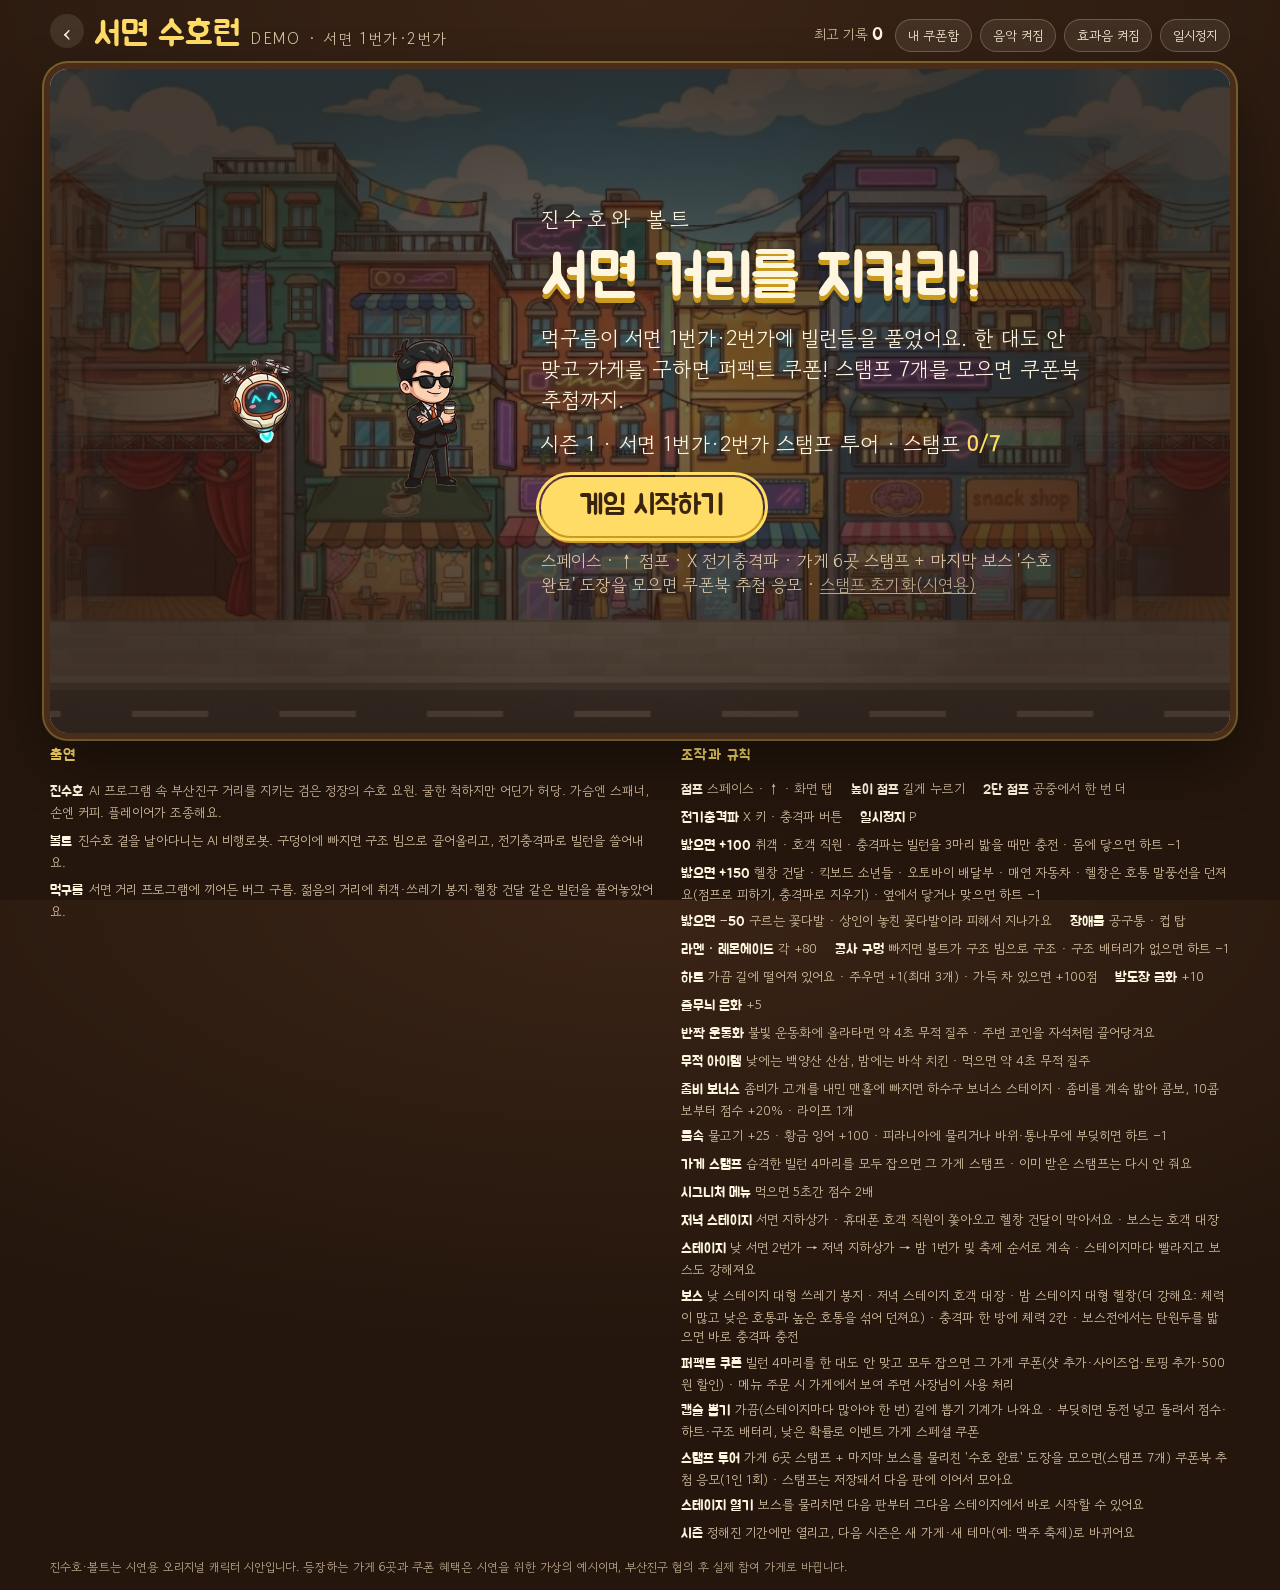
<file: seomyeon/index.html>
<!doctype html><html><head><meta charset=utf8><meta name=viewport content="width=device-width,initial-scale=1,viewport-fit=cover"><style>:root{color-scheme:light;box-sizing:border-box;padding-top:env(safe-area-inset-top,0px);padding-bottom:env(safe-area-inset-bottom,0px)}html{scroll-padding-top:env(safe-area-inset-top,0px)}body{margin:0;padding:0;font:14px -apple-system,BlinkMacSystemFont,sans-serif;background:#fff;color:#000}img{max-width:100%}[hidden]:not([hidden=until-found i]){display:none!important}</style></head><body>
<title>서면 수호런</title>
<meta name="description" content="진수호와 볼트가 서면 1번가·2번가를 달리며 거리 빌런에게서 가게를 구하는 러너 게임 · 퍼펙트 쿠폰과 쿠폰북 추첨">
<link rel="icon" href="../common/sprites/bot_happy.png">
<script src="../common/sites.js?v=20261030c"></script>
<script src="../common/feedback.js?v=20261030b" defer></script>
<script src="../common/wallet.js?v=20261022a"></script>
<link rel="preconnect" href="https://fonts.googleapis.com">
<link rel="preconnect" href="https://fonts.gstatic.com" crossorigin>
<link rel="stylesheet" href="https://fonts.googleapis.com/css2?family=Jua&family=Gowun+Dodum&display=swap">
<style>
/* Layout: one 16:9 street stage on an espresso-dark ground, title bar above, cast & controls below (same frame as 코닉의 모험) */
:root{
  --ground:#24160d;
  --ground-2:#3a2416;
  --cream:#fff6e0;
  --muted:#d9c4a6;
  --yellow:#ffdc66;      /* 부산진구 캐릭터 옐로 */
  --yellow-deep:#c99a1e;
  --line:#4e2f13;        /* 매뉴얼 라인 브라운 */
  --blue:#517aa4;        /* 할배 옷깃 블루 */
  --font-display:"Jua","Gowun Dodum","Apple SD Gothic Neo","Malgun Gothic",system-ui,sans-serif;
  --font-body:"Gowun Dodum","Apple SD Gothic Neo","Malgun Gothic",system-ui,sans-serif;
  color-scheme:dark;
}
html{height:100%}
body{min-height:100%}
[hidden]{display:none!important}
body{
  background:var(--ground);
  background-image:radial-gradient(120% 70% at 50% 0%,var(--ground-2),var(--ground) 70%);
  color:var(--cream);font-family:var(--font-body);
  margin:0;box-sizing:border-box;padding-inline:16px;padding-block:14px;
  display:flex;flex-direction:column;align-items:center;justify-content:center;gap:12px;
}
.bar,.stage,.cast,.credit{flex-shrink:0;width:min(100%,1180px,calc((100vh - 210px) * 16 / 9));min-width:min(100%,320px)}
@supports (height:100dvh){.bar,.stage,.cast,.credit{width:min(100%,1180px,calc((100dvh - 210px) * 16 / 9))}}
.bar{display:flex;align-items:center;justify-content:space-between;gap:12px;flex-wrap:wrap}
h1{font-family:var(--font-display);font-weight:400;font-size:clamp(22px,3.2vw,34px);margin:0;color:var(--yellow);text-wrap:balance}
h1 small{font-family:var(--font-body);font-size:.45em;color:var(--muted);letter-spacing:.12em;margin-left:.6em;vertical-align:middle}
.tools{display:flex;align-items:center;gap:8px;flex-wrap:wrap}
.best{font-size:14px;color:var(--muted);margin-right:4px;font-variant-numeric:tabular-nums}
.best b{font-family:var(--font-display);font-weight:400;color:var(--cream);font-size:18px;margin-left:4px}
.tbtn{font:inherit;font-size:13px;color:var(--cream);background:rgba(255,246,224,.08);border:1px solid rgba(255,246,224,.22);border-radius:999px;padding:6px 12px;cursor:pointer}
.tbtn:hover{background:rgba(255,246,224,.16)}
.tbtn:focus-visible,.go:focus-visible,.skill:focus-visible,input:focus-visible{outline:3px solid var(--yellow);outline-offset:2px}

.stage{position:relative;aspect-ratio:16/9;max-width:100%;border-radius:18px;overflow:hidden;
  box-shadow:0 0 0 6px #4a2d18,0 0 0 8px rgba(255,220,102,.35),0 24px 60px rgba(0,0,0,.45);container-type:inline-size;background:#f3b46b}
canvas{display:block;width:100%;height:100%;touch-action:none;user-select:none;-webkit-user-select:none;cursor:pointer}
.ovl{position:absolute;inset:0;display:flex;overflow-y:auto;
  background:radial-gradient(closest-side,rgba(36,22,13,.6),rgba(36,22,13,.84));text-align:center;padding:3cqw}
.card{margin:auto;display:flex;flex-direction:column;align-items:center;gap:1.3cqw;max-width:76cqw}
.eyebrow{margin:0;font-size:max(11px,1.5cqw);letter-spacing:.2em;color:var(--yellow)}
.ovl h2{font-family:var(--font-display);font-weight:400;margin:0;font-size:clamp(22px,6.4cqw,70px);line-height:1.05;color:var(--cream);
  text-shadow:0 .45cqw 0 var(--yellow-deep),0 .9cqw 0 rgba(0,0,0,.25);text-wrap:balance}
.ovl p{margin:0;font-size:max(12px,1.8cqw);color:var(--cream);line-height:1.45}
.ovl .big{font-family:var(--font-display);font-size:clamp(28px,6cqw,64px);color:var(--yellow);line-height:1;font-variant-numeric:tabular-nums}
.ovl .sub{color:var(--muted);font-variant-numeric:tabular-nums}
.go{font-family:var(--font-display);font-size:clamp(16px,2.6cqw,28px);color:#3a230f;background:var(--yellow);border:0;border-radius:999px;
  padding:.42em 1.4em;cursor:pointer;box-shadow:0 .25em 0 var(--yellow-deep);margin-top:.4cqw}
.go:hover{filter:brightness(1.06)}
.go:active{transform:translateY(.15em);box-shadow:0 .1em 0 var(--yellow-deep)}
.go.ghost{background:transparent;color:var(--cream);box-shadow:inset 0 0 0 2px rgba(255,246,224,.5)}
.go[disabled]{opacity:.5;cursor:default}
.row{display:flex;gap:1.6cqw;flex-wrap:wrap;justify-content:center;align-items:center}
.hint{font-size:max(11px,1.45cqw)!important;color:var(--muted)!important}
.tl{display:grid;grid-template-columns:auto minmax(0,1fr);gap:3cqw;align-items:center;text-align:left;width:76cqw;max-width:100%}
.tl .tcol{display:flex;flex-direction:column;align-items:flex-start;gap:1.1cqw;min-width:0}
.ovl .tl h2{font-size:clamp(14px,5.2cqw,60px);word-break:keep-all}
.tl p{word-break:keep-all}
.tl .go{white-space:nowrap;font-size:clamp(12px,2.8cqw,28px)}
.tl .duo img{height:clamp(40px,17cqw,190px)}
@container (max-width:560px){.tl .story,.tl .hint,.tl .eyebrow{display:none}.tl .duo img{height:22cqw}.ovl .tl h2{font-size:6.2cqw}.tl .go{font-size:4cqw}}
.duo{display:flex;align-items:flex-end;justify-content:center;gap:1.5cqw}
.duo img{height:clamp(56px,12cqw,130px);width:auto;max-width:100%;filter:drop-shadow(0 .6cqw 0 rgba(0,0,0,.25))}
.namerow{display:flex;gap:.8cqw;align-items:center;margin:.2cqw 0 .4cqw}
.namerow input[type=text]{flex:1;min-width:0;width:auto}
.go.small{font-size:max(13px,1.7cqw);padding:.32em .9em;margin:0;flex-shrink:0}
.box .err{color:#ffb4a2;font-size:max(11px,1.4cqw);margin:0 0 .3cqw;min-height:0}
.box .err:empty{display:none}
.nick{display:flex;gap:.8cqw;align-items:center;font-size:max(12px,1.7cqw);color:var(--muted)}
.ovl input[type=text],.ovl input[type=tel]{font:inherit;font-size:max(13px,1.8cqw);color:var(--cream);background:rgba(255,246,224,.1);
  border:1px solid rgba(255,246,224,.35);border-radius:10px;padding:.35em .7em;width:16em;max-width:100%;box-sizing:border-box}

/* result screen */
.res{display:grid;grid-template-columns:1fr 1fr;gap:2.4cqw;align-items:start;text-align:left;width:min(76cqw,100%)}
.res>div{min-width:0;display:flex;flex-direction:column;gap:1cqw}
.res .scorecol{align-items:center;text-align:center}
.box{background:rgba(255,246,224,.07);border:1px solid rgba(255,246,224,.18);border-radius:14px;padding:1.2cqw 1.5cqw}
.box h3{margin:0 0 .6cqw;font-family:var(--font-display);font-weight:400;font-size:max(13px,1.8cqw);color:var(--yellow)}
.ticket{background:var(--yellow);color:#3a230f;border-radius:14px;padding:1.1cqw 1.6cqw;font-family:var(--font-display);font-size:max(13px,1.9cqw);
  box-shadow:0 .25em 0 var(--yellow-deep);border:2px dashed rgba(58,35,15,.35)}
.ticket small{display:block;font-family:var(--font-body);font-size:.72em;opacity:.8}
.stamps{display:grid;grid-template-columns:repeat(3,1fr);gap:.5cqw .8cqw;margin-bottom:.4cqw}
.stamp .nm{line-height:1.2;word-break:keep-all}
.stamp{position:relative;display:flex;flex-direction:column;align-items:center;gap:.3cqw;text-align:center;font-size:max(11px,1.3cqw);color:var(--muted)}
.stamp .mark{width:max(32px,4.4cqw);height:max(32px,4.4cqw);border-radius:50%;border:2px dashed rgba(255,246,224,.4);display:flex;align-items:center;justify-content:center;font-size:.85em}
.stamp.ok{color:var(--cream)}
.stamp.final{grid-column:1/-1;flex-direction:row;justify-content:center;gap:1cqw}
.stamp.final .new{position:static}
.stamp.final.ok .mark{border-color:#c99a1e;color:#a8701a;background:#fff3c4;box-shadow:inset 0 0 0 3px #fff3c4,inset 0 0 0 4px #c99a1e}
.stamp.ok .mark{border:3px solid #d8352a;background:#fff8ec;color:#d8352a;font-family:var(--font-display);font-size:1.15em;transform:rotate(-12deg);box-shadow:inset 0 0 0 3px #fff8ec,inset 0 0 0 4px #d8352a}
.stamp .new{position:absolute;top:0;right:12%;background:var(--yellow);color:#3a230f;border-radius:999px;padding:0 .5em;font-size:.8em;font-family:var(--font-display)}
.stampline{margin:.2cqw 0 .8cqw;font-size:max(12px,1.6cqw);color:var(--cream)}
.stampline b{color:var(--yellow)}
.linkbtn{background:none;border:0;padding:0;color:inherit;text-decoration:underline;font:inherit;cursor:pointer;opacity:.8}
.coupons,.board{list-style:none;margin:0;padding:0;display:flex;flex-direction:column;gap:.5cqw;font-size:max(12px,1.55cqw)}
.coupons li{display:flex;justify-content:space-between;gap:1cqw;border-left:4px solid var(--c,#ffdc66);padding-left:.8cqw}
.coupons li span:last-child{color:var(--muted)}
.board li{display:grid;grid-template-columns:2em 1fr auto;gap:.6cqw;font-variant-numeric:tabular-nums}
.board li.me{color:var(--yellow)}
.empty{color:var(--muted);font-size:max(12px,1.5cqw);margin:0}
.form{display:flex;flex-direction:column;gap:.8cqw;text-align:left;width:min(46cqw,100%)}
.form label{display:flex;flex-direction:column;gap:.3cqw;font-size:max(12px,1.6cqw);color:var(--muted)}
.form .agree{flex-direction:row;align-items:flex-start;gap:.6cqw;line-height:1.4}
.form .agree input{margin-top:.25em}
.form .err{color:#ffb4a2;font-size:max(12px,1.5cqw);margin:0;min-height:1.4em}
@container (max-width:560px){.res{grid-template-columns:1fr}}

/* skill buttons on the stage */
.skills{position:absolute;right:1.6cqw;bottom:1.6cqw;display:flex;gap:1.2cqw;z-index:2}
.skill{font-family:var(--font-display);font-size:max(13px,2cqw);width:max(56px,9cqw);height:max(56px,9cqw);border-radius:50%;cursor:pointer;
  border:3px solid #3a230f;color:#3a230f;background:#fff6e0;box-shadow:0 .3cqw 0 rgba(0,0,0,.35);display:flex;flex-direction:column;align-items:center;justify-content:center;line-height:1.05;padding:0;touch-action:none}
.skill small{font-family:var(--font-body);font-size:.62em;opacity:.75}
.skill.bolt{background:radial-gradient(circle at 38% 30%,#fff6b8 0,#ffd23f 45%,#e39a12 100%);border:3px solid #5a3a0a;box-shadow:0 .35cqw 0 #8a5a0a,0 .6cqw 1.2cqw rgba(0,0,0,.35);color:#3a230f}
.skill.bolt svg{width:46%;height:46%;fill:#3a230f;margin-top:-6%}
.skill.bolt small{font-family:var(--font-display);opacity:1;font-size:.7em;margin-top:-2%}
.skill.bolt.ready{background:radial-gradient(circle at 38% 30%,#fffbe0 0,#ffe04a 45%,#f0a412 100%);border-color:#5a3a0a;animation:pulse .8s ease-in-out infinite alternate}
.skill.bolt[aria-disabled="true"]{opacity:.6;filter:grayscale(.5)}
.hudbtns{position:absolute;right:1.6cqw;top:1.6cqw;display:flex;gap:1cqw;z-index:2}
.skills[hidden]~.hudbtns{display:none}
.hbtn{width:max(34px,5cqw);height:max(34px,5cqw);border-radius:50%;padding:0;display:flex;align-items:center;justify-content:center;cursor:pointer;color:#fff6e0;
  background:rgba(28,18,10,.6);border:2px solid rgba(255,246,224,.4);box-shadow:0 .25cqw 0 rgba(0,0,0,.3);touch-action:none}
.hbtn svg{width:56%;height:56%;fill:currentColor}
.hbtn .off{display:none}.hbtn.muted .on{display:none}.hbtn.muted .off{display:inline}
body.playing .fbtn{display:none!important}
.skill.roar.ready{background:var(--yellow);animation:pulse .8s ease-in-out infinite alternate}
.skill[aria-disabled="true"]{opacity:.55}
@keyframes pulse{to{transform:scale(1.07)}}
@media (prefers-reduced-motion:reduce){.skill.roar.ready,.skill.bolt.ready{animation:none}}

*{-webkit-tap-highlight-color:transparent}
button{touch-action:manipulation}
.stage,canvas{-webkit-touch-callout:none;-webkit-user-select:none;user-select:none}
.fbtn{display:none}
body.playing{overflow:hidden;touch-action:none}
body.playing .bar,body.playing .cast,body.playing .credit{display:none}
body.playing .stage{position:fixed;inset:0;width:100%;height:100%;min-width:0;max-width:none;aspect-ratio:auto;border-radius:0;box-shadow:none;
  background:var(--ground);display:flex;align-items:center;justify-content:center;z-index:10;box-sizing:border-box;
  padding:env(safe-area-inset-top,0px) env(safe-area-inset-right,0px) env(safe-area-inset-bottom,0px) env(safe-area-inset-left,0px)}
body.playing canvas{height:auto;aspect-ratio:16/9;width:min(100%,calc(100vh * 16 / 9))}
@supports (height:100dvh){body.playing canvas{width:min(100%,calc((100dvh - env(safe-area-inset-top,0px) - env(safe-area-inset-bottom,0px)) * 16 / 9))}}
body.playing .fbtn{display:block;position:absolute;left:calc(env(safe-area-inset-left,0px) + 10px);bottom:calc(env(safe-area-inset-bottom,0px) + 10px);z-index:3;
  font:inherit;font-size:13px;color:var(--cream);background:rgba(36,22,13,.6);border:1px solid rgba(255,246,224,.35);border-radius:999px;padding:8px 14px}
@media (orientation:portrait){
  body.playing .stage{inset:auto;top:50%;left:50%;width:100vh;height:100vw;padding:0;transform:translate(-50%,-50%) rotate(90deg)}
  body.playing canvas{width:min(100%,calc(100vw * 16 / 9))}
}
@supports (height:100dvh){@media (orientation:portrait){body.playing .stage{width:100dvh}}}

.cast{display:grid;grid-template-columns:minmax(0,1.1fr) minmax(0,1fr);gap:16px 28px;align-items:start}
.cast h3{margin:0 0 6px;font-family:var(--font-display);font-weight:400;font-size:15px;color:var(--yellow);letter-spacing:.04em}
.who{display:flex;flex-direction:column;gap:8px;font-size:13px;line-height:1.5;color:var(--muted)}
.who p{margin:0}
.who b{color:var(--cream);font-weight:400;font-family:var(--font-display);font-size:14px;margin-right:6px}
.keys{min-width:0;display:flex;flex-wrap:wrap;gap:6px 18px;font-size:13px;color:var(--muted);line-height:1.5;align-content:flex-start}
.keys span b{color:var(--cream);font-weight:400;font-family:var(--font-display);font-size:14px;margin-right:4px}
.credit{font-size:12px;color:var(--muted);line-height:1.6;margin:0;opacity:.85}
@media (max-width:620px){.cast{grid-template-columns:1fr}}
.home{display:inline-flex;align-items:center;justify-content:center;width:1.25em;height:1.25em;margin-right:.35em;border-radius:50%;
  background:rgba(255,246,224,.1);color:var(--cream);text-decoration:none;font-size:.8em;vertical-align:.08em}
.home:hover{background:rgba(255,246,224,.2)}
a.tbtn{text-decoration:none;display:inline-flex;gap:6px;align-items:center}
a.tbtn b{font-family:var(--font-display);font-weight:400;color:#123b36;background:#6ff2d6;border-radius:999px;padding:0 7px;font-size:12px}
a.tbtn b:empty{display:none}
.skill.bolt{background:radial-gradient(circle at 38% 30%,#f2fffb 0,#6ff2d6 45%,#2f9f8c 100%);border-color:#1d5c55;box-shadow:0 .35cqw 0 #1d5c55,0 .6cqw 1.2cqw rgba(0,0,0,.35);color:#123b36}
.skill.bolt.ready{background:radial-gradient(circle at 38% 30%,#ffffff 0,#8ff7e2 45%,#33b39c 100%);border-color:#1d5c55}
.skill.bolt svg{fill:#123b36}
.cplist{list-style:none;margin:0;padding:0;display:flex;flex-direction:column;gap:.6cqw}
.cplist li{display:flex;justify-content:space-between;align-items:center;gap:1cqw;background:#fff6e0;color:#3a230f;border-radius:10px;padding:.5cqw 1cqw;
  border-left:6px solid var(--c,#ffdc66);font-size:max(12px,1.5cqw)}
.cplist li b{font-family:var(--font-display);font-weight:400}
.cplist li span{opacity:.75;font-size:.9em;text-align:right}
.walletlink{color:var(--yellow);font-size:max(12px,1.5cqw)}
h1{white-space:nowrap}
@media (max-width:700px){#bgm,#snd,#pauseBtn{display:none}}
</style>

<header class="bar">
  <h1><a class="home" href="../" aria-label="수호런 홈으로">‹</a>서면 수호런<small>DEMO · 서면 1번가·2번가</small></h1>
  <div class="tools">
    <span class="best">최고 기록<b id="best">0</b></span>
    <a class="tbtn" href="../wallet/">내 쿠폰함<b id="cpN"></b></a>
    <button class="tbtn" id="bgm" type="button">음악 켜짐</button>
    <button class="tbtn" id="snd" type="button">효과음 켜짐</button>
    <button class="tbtn" id="pauseBtn" type="button">일시정지</button>
  </div>
</header>

<div class="stage" id="stage">
  <canvas id="game" aria-label="부산진구 수호런 게임 화면"></canvas>
  <div class="skills" id="skills" hidden>
    <button class="skill bolt" id="btnBolt" type="button" aria-disabled="true" aria-label="전기충격파 쓰기"><svg viewBox="0 0 24 24" aria-hidden="true"><path d="M14 1.5 4 14h7l-1.5 8.5L20 9.5h-7z"/></svg><small id="boltN">×0</small></button>
  </div>
  <div class="hudbtns" id="hudbtns"><button class="hbtn" id="hSnd" type="button" aria-label="소리 끄기/켜기"><svg viewBox="0 0 24 24" aria-hidden="true"><path class="spk" d="M4 9h4l5-4v14l-5-4H4z"/><path class="on" d="M16 8.5a5 5 0 0 1 0 7M18.5 6a8.5 8.5 0 0 1 0 12" fill="none" stroke="currentColor" stroke-width="2" stroke-linecap="round"/><path class="off" d="M16 9l5 6M21 9l-5 6" fill="none" stroke="currentColor" stroke-width="2" stroke-linecap="round"/></svg></button><button class="hbtn" id="hPause" type="button" aria-label="일시정지"><svg viewBox="0 0 24 24" aria-hidden="true"><rect x="6" y="5" width="4" height="14" rx="1.2"/><rect x="14" y="5" width="4" height="14" rx="1.2"/></svg></button></div>
  <div class="ovl" id="ovl"><div class="card" id="card"></div></div>
  <button class="fbtn" id="fpause" type="button">일시정지</button>
</div>

<section class="cast">
  <div class="who">
    <h3>출연</h3>
    <p><b>진수호</b>AI 프로그램 속 부산진구 거리를 지키는 검은 정장의 수호 요원. 쿨한 척하지만 어딘가 허당. 가슴엔 스패너, 손엔 커피. 플레이어가 조종해요.</p>
    <p><b>볼트</b>진수호 곁을 날아다니는 AI 비행로봇. 구덩이에 빠지면 구조 빔으로 끌어올리고, 전기충격파로 빌런을 쓸어내요.</p>
    <p><b>먹구름</b>서면 거리 프로그램에 끼어든 버그 구름. 젊음의 거리에 취객·쓰레기 봉지·헬창 건달 같은 빌런을 풀어놓았어요.</p>
  </div>
  <div class="keys">
    <h3 style="flex-basis:100%">조작과 규칙</h3>
    <span><b>점프</b>스페이스 · ↑ · 화면 탭</span>
    <span><b>높이 점프</b>길게 누르기</span>
    <span><b>2단 점프</b>공중에서 한 번 더</span>
    <span><b>전기충격파</b>X 키 · 충격파 버튼</span>
    <span><b>일시정지</b>P</span>
    <span><b>밟으면 +100</b>취객 · 호객 직원 · 충격파는 빌런을 3마리 밟을 때만 충전 · 몸에 닿으면 하트 −1</span>
    <span><b>밟으면 +150</b>헬창 건달 · 킥보드 소년들 · 오토바이 배달부 · 매연 자동차 · 헬창은 호통 말풍선을 던져요(점프로 피하기, 충격파로 지우기) · 옆에서 닿거나 맞으면 하트 −1</span>
    <span><b>밟으면 −50</b>구르는 꽃다발 · 상인이 놓친 꽃다발이라 피해서 지나가요</span>
    <span><b>장애물</b>공구통 · 컵 탑</span>
    <span><b>라멘 · 레몬에이드</b>각 +80</span>
    <span><b>공사 구멍</b>빠지면 볼트가 구조 빔으로 구조 · 구조 배터리가 없으면 하트 −1</span>
    <span><b>하트</b>가끔 길에 떨어져 있어요 · 주우면 +1(최대 3개) · 가득 차 있으면 +100점</span>
    <span><b>발도장 금화</b>+10</span>
    <span><b>줄무늬 은화</b>+5</span>
    <span><b>반짝 운동화</b>불빛 운동화에 올라타면 약 4초 무적 질주 · 주변 코인을 자석처럼 끌어당겨요</span>
    <span><b>무적 아이템</b>낮에는 백양산 산삼, 밤에는 바삭 치킨 · 먹으면 약 4초 무적 질주</span>
    <span><b>좀비 보너스</b>좀비가 고개를 내민 맨홀에 빠지면 하수구 보너스 스테이지 · 좀비를 계속 밟아 콤보, 10콤보부터 점수 +20% · 라이프 1개</span>
    <span><b>물속</b>물고기 +25 · 황금 잉어 +100 · 피라니아에 물리거나 바위·통나무에 부딪히면 하트 −1</span>
    <span><b>가게 스탬프</b>습격한 빌런 4마리를 모두 잡으면 그 가게 스탬프 · 이미 받은 스탬프는 다시 안 줘요</span>
    <span><b>시그니처 메뉴</b>먹으면 5초간 점수 2배</span>
    <span><b>저녁 스테이지</b>서면 지하상가 · 휴대폰 호객 직원이 쫓아오고 헬창 건달이 막아서요 · 보스는 호객 대장</span>
    <span><b>스테이지</b>낮 서면 2번가 → 저녁 지하상가 → 밤 1번가 빛 축제 순서로 계속 · 스테이지마다 빨라지고 보스도 강해져요</span>
    <span><b>보스</b>낮 스테이지 대형 쓰레기 봉지 · 저녁 스테이지 호객 대장 · 밤 스테이지 대형 헬창(더 강해요: 체력이 많고 낮은 호통과 높은 호통을 섞어 던져요) · 충격파 한 방에 체력 2칸 · 보스전에서는 탄원두를 밟으면 바로 충격파 충전</span>
    <span><b>퍼펙트 쿠폰</b>빌런 4마리를 한 대도 안 맞고 모두 잡으면 그 가게 쿠폰(샷 추가·사이즈업·토핑 추가·500원 할인) · 메뉴 주문 시 가게에서 보여 주면 사장님이 사용 처리</span>
    <span><b>캡슐 뽑기</b>가끔(스테이지마다 많아야 한 번) 길에 뽑기 기계가 나와요 · 부딪히면 동전 넣고 돌려서 점수·하트·구조 배터리, 낮은 확률로 이벤트 가게 스페셜 쿠폰</span>
    <span><b>스탬프 투어</b>가게 6곳 스탬프 + 마지막 보스를 물리친 '수호 완료' 도장을 모으면(스탬프 7개) 쿠폰북 추첨 응모(1인 1회) · 스탬프는 저장돼서 다음 판에 이어서 모아요</span>
    <span><b>스테이지 열기</b>보스를 물리치면 다음 판부터 그다음 스테이지에서 바로 시작할 수 있어요</span>
    <span><b>시즌</b>정해진 기간에만 열리고, 다음 시즌은 새 가게·새 테마(예: 맥주 축제)로 바뀌어요</span>
  </div>
</section>
<p class="credit">진수호·볼트는 시연용 오리지널 캐릭터 시안입니다. 등장하는 가게 6곳과 쿠폰 혜택은 시연을 위한 가상의 예시이며, 부산진구 협의 후 실제 참여 가게로 바뀝니다.</p>

<script>
(()=>{
"use strict";

/* ================= CONFIG : 스테이지·가게·스프라이트는 여기만 고치면 됩니다 ================= */
const CONFIG={
  goalScore:15000,
  season:{id:'s1-seomyeon',name:'시즌 1 · 서면 1번가·2번가 스탬프 투어',period:'[__월 __일 ~ __월 __일]'},   // 시즌마다 가게·테마를 바꿔 새로 시작
  speedUpPerStage:15,      // 스테이지가 바뀔 때마다 빨라지는 정도
  shoeAt:[24,45],          // 장인의 구두 등장 시점
  shoeTime:4.2,            // 장인의 구두 효과 시간(초)         // 경품 추첨권 목표 점수
  stages:[                 // 스테이지별 설정 (시간은 스테이지 시작부터 초) · 낮 → 저녁 → 밤
    {name:'서면 2번가 젊음의 거리', time:'낮', night:0, dusk:0, track:'street', color:'#d94f8a', arrive:'서면 2번가 · 버스킹과 공연이 한창이에요', villain:'bean', rival:'kick', bgImg:'./bg/a.jpg',
     speed:330, bossAt:60, boss:'bean', bossHP:10, bossName:'대형 쓰레기 봉지',
     stores:[              // 시연용 가상 가게 (실제 협업 가게로 교체)
      {at:9, name:'젊음의 거리 호떡집', kind:'bakery', color:'#c8553d', item:'꿀호떡'},
      {at:33, name:'2번가 타코야키', kind:'pocha', color:'#e0702c', item:'타코야키'}]},
    {name:'서면 지하상가', time:'저녁', night:0, dusk:0, track:'street', color:'#2f8f83', arrive:'서면 지하상가 · 보세 옷가게 골목이에요', villain:'cup', rival:'troll', bgImg:'./bg/b.jpg', indoor:true,
     speed:330, bossAt:60, boss:'cup', bossHP:12, bossName:'호객 대장',
     stores:[
      {at:9, name:'지하상가 보세 옷가게', kind:'records', color:'#d94f8a', item:'보세 할인'},
      {at:33, name:'지하상가 금은방', kind:'tools', color:'#3d5a80', item:'귀걸이 증정'}]},
    {name:'서면 1번가 빛 축제', time:'밤', night:1, dusk:0, track:'night', color:'#3b3a6b', arrive:'1번가에 빛 축제가 켜졌어요', villain:'street', rival:'troll', trollSkin:'akpl', bgImg:'./bg/c.jpg',
     speed:330, bossAt:60, boss:'troll', bossHP:14, bossName:'대형 헬창',
     stores:[
      {at:9, name:'상상마당 앞 푸드트럭', kind:'pocha', color:'#e0702c', item:'츄러스'},
      {at:33, name:'빛축제 핫초코', kind:'cake', color:'#8a5cc4', item:'핫초코'}]}
  ],
  midsEvening:[            // 저녁 거리 건물: 수제맥주·호프·라이브 펍
    {kind:'wine',sign:'서면 수제맥주',seed:21,w:280},{kind:'pocha',sign:'호프 & 치킨',seed:22,w:270},{kind:'records',sign:'라이브 펍',seed:23,w:280},{kind:'wine',sign:'비어 가든',seed:24,w:270}],
  maxHearts:3,             // 하트 최대 개수
  heartEvery:21,           // 하트 아이템이 나오는 간격(초) · 하트가 1개면 조금 더 자주
  charmAt:50,              // 구조 배터리(볼트 구조 +1) 등장 시점
  ginsengAt:[15,33,52],    // 바삭 치킨(먹으면 약 4초 무적) 등장 시점
  ginsengTime:4.2,
  dongcheonTime:10,
  zombieTime:16,           // 좀비 보너스(하수구) 길이(초)        // 동천 보너스 물속 구간 길이(초)
  sprites:{                // 캐릭터 그림 (../common/sprites)
    enabled:true, base:'../common/sprites/',
    files:Object.fromEntries(['g_run1','g_run2','g_run3','g_run4','g_run5','g_run6','g_run7','g_run8','g_jump','g_fall','g_hero','g_ride','g_horse','g_horse2','g_shoe','g_shoe2','g_shoeride1','g_shoeride2','gacha_idle',
      'bot_a','bot_b','bot_blink','bot_happy','bot_zap_a','bot_zap_b','battery',
      // 제미나이로 새로 그린 적·보스·아이템·물속 그림 (없으면 예전 벡터 그림으로 그림)
      'v_bean','v_cup','v_troll','v_kick','v_flower','b_lava','b_cup','b_troll',
      'i_coin','i_coin_s','i_ginseng','i_chicken','i_lemonade','i_ramen','i_shoe','i_heart',
      'w_otter','w_fish1','w_fish2','w_fish_gold','w_pira',
      // 거리 건물은 원래 그림 사용. 제미나이 건물로 바꾸려면 아래 줄의 // 를 지우고 bld_*.png 를 넣으면 됨
      // ...['roastery','bakery','tools','records','cake','pocha','pub','flower'].flatMap(k=>['bld_'+k,'bld_'+k+'_n']),
      ].map(k=>[k,k+'.png']).concat([['gacha_sheet','gacha_sheet.webp'],['v_bean','./sprites/v_drunk.png'],['v_cup','./sprites/v_tout.png'],['v_troll','./sprites/v_gym.png'],['v_kick','./sprites/v_kick.png'],['v_moto','./sprites/v_moto.png'],['v_car','./sprites/v_car.png'],['v_trash','./sprites/v_trash.png'],['b_lava','./sprites/b_trash.png'],['b_cup','./sprites/b_tout.png'],['b_troll','./sprites/b_gym.png'],['v_bean1a','./sprites/v_bean1a.png'],['v_bean1b','./sprites/v_bean1b.png'],['v_bean2a','./sprites/v_bean2a.png'],['v_bean2b','./sprites/v_bean2b.png'],['v_cup1a','./sprites/v_cup1a.png'],['v_cup1b','./sprites/v_cup1b.png'],['v_troll1a','./sprites/v_troll1a.png'],['v_troll1b','./sprites/v_troll1b.png'],['v_troll2a','./sprites/v_troll2a.png'],['v_troll2b','./sprites/v_troll2b.png'],['v_kicka','./sprites/v_kicka.png'],['v_kickb','./sprites/v_kickb.png'],['busk_a','./sprites/busk_a.png'],['busk_b','./sprites/busk_b.png'],['t_banana','./sprites/t_banana.png'],['t_cup','./sprites/t_cup.png'],['t_apple','./sprites/t_apple.png'],['t_snack','./sprites/t_snack.png'],['v_bean3a','./sprites/v_bean3a.png'],['v_bean3b','./sprites/v_bean3b.png'],['love_a','./sprites/love_a.png'],['love_b','./sprites/love_b.png'],['zb_walka','./sprites/zb_walka.png'],['zb_walkb','./sprites/zb_walkb.png'],['zb_runa','./sprites/zb_runa.png'],['zb_runb','./sprites/zb_runb.png'],['zb_crawla','./sprites/zb_crawla.png'],['zb_crawlb','./sprites/zb_crawlb.png'],['zb_dancea','./sprites/zb_dancea.png'],['zb_danceb','./sprites/zb_danceb.png'],['manhole','./sprites/manhole.png'],['v_smoke_a','./sprites/v_smoke_a.png'],['v_smoke_b','./sprites/v_smoke_b.png'],['v_akpl_a','./sprites/v_akpl_a.png'],['v_akpl_b','./sprites/v_akpl_b.png'],['i_dumbbell','./sprites/i_dumbbell.png'],['i_shoe','./sprites/i_sneaker.png'],['g_shoeride1','./sprites/g_sneak1.png'],['g_shoeride2','./sprites/g_sneak2.png'],['own1','./sprites/own1.png'],['b_trash1a','./sprites/b_trash1a.png'],['b_trash1b','./sprites/b_trash1b.png'],['b_cup1a','./sprites/b_cup1a.png'],['b_cup1b','./sprites/b_cup1b.png'],['own2','./sprites/own2.png'],['own3','./sprites/own3.png'],['own4','./sprites/own4.png'],['b_gym1a','./sprites/b_gym1a.png'],['b_gym1b','./sprites/b_gym1b.png']]))
  },
  mids:[                   // 거리 뒤쪽 건물 (간판 있는 테마 가게)
    {kind:'roastery',sign:'서면 로스터리',seed:11,w:280},{kind:'bakery',sign:'서면 빵집',seed:12,w:270},{kind:'cake',sign:'하루 케이크',seed:13,w:270},
    {kind:'goods',sign:'서면 소품샵',seed:14,w:290},{kind:'tools',sign:'서면 공구상가',seed:15,w:290},{kind:'records',sign:'레코드 & 책방',seed:16,w:280},
    {kind:'flower',sign:'꽃 공방',seed:17,w:280},{kind:'wine',sign:'와인 비스트로',seed:18,w:270},{kind:'pocha',sign:'서면 포장마차',seed:19,w:270}]
};
const SITE_ID='seomyeon';
const WALLET=window.SuhoWallet||null;
const GRAND=(WALLET&&WALLET.site(SITE_ID)&&WALLET.site(SITE_ID).grand)||{name:'쿠폰북',desc:'참여 가게 혜택 모음',winners:30};

const runFrame=()=>Math.floor(p.anim*.95*8/3)%8;   // 수호자 달리기 8프레임
const TOTAL_STORES=CONFIG.stages.reduce((a,x)=>a+x.stores.length,0);
const ST=()=>CONFIG.stages[S.level%CONFIG.stages.length];   // 낮 → 저녁 → 밤 반복
/* ================= setup ================= */
const cv=document.getElementById('game'),ctx=cv.getContext('2d');
const W=960,H=540,GROUND=448;
const DPR=Math.min(2,window.devicePixelRatio||1);
let RS=DPR;cv.width=W*RS;cv.height=H*RS;   // RS: 화면 해상도 배율(느린 기기에서 자동으로 낮춤)
const FD='"Jua","Gowun Dodum","Apple SD Gothic Neo",sans-serif';
const rand=(a,b)=>a+Math.random()*(b-a);
const pickArr=a=>a[Math.floor(Math.random()*a.length)];
const clamp=(v,a,b)=>Math.max(a,Math.min(b,v));
const fmt=n=>Math.floor(n).toLocaleString('ko-KR');
const LS={get(k,d){try{const v=localStorage.getItem(k);return v==null?d:JSON.parse(v)}catch(e){return d}},set(k,v){try{localStorage.setItem(k,JSON.stringify(v))}catch(e){}}};
const $=id=>document.getElementById(id);
const ovl=$('ovl'),card=$('card'),bestEl=$('best'),pauseBtn=$('pauseBtn'),sndBtn=$('snd'),bgmBtn=$('bgm');
const skills=$('skills'),btnBolt=$('btnBolt'),boltN=$('boltN');
let best=LS.get('bjrun.best',0);bestEl.textContent=fmt(best);
let nick=LS.get('bjrun.nick','');

/* sprites */
const SPR={};
(function loadSprites(){const sc=CONFIG.sprites;if(!sc.enabled)return;
  let bldLeft=Object.keys(sc.files).filter(k=>k.startsWith('bld_')).length;
  const ld=(k,f)=>{const im=new Image();im.onload=()=>{SPR[k]=im;if(k.startsWith('bld_')&&--bldLeft===0)try{rebuildArt()}catch(e){}};im.src=(f.startsWith('./')?'':sc.base)+f};
  for(const k in sc.files)ld(k,sc.files[k])})();
let RAINBOW=false;const OFF=document.createElement('canvas'),octx=OFF.getContext('2d');
const rainbowOn=()=>S.roarT>0&&!(S.roarT<1&&Math.floor(S.tAll*14)%2);   // 무적 중 무지개, 끝나기 1초 전 깜빡임
function drawSprite(k,x,y,h,rot,sx,sy){const im=SPR[k];if(!im)return false;const w=im.width*h/im.height;
  ctx.save();ctx.translate(x,y);if(rot)ctx.rotate(rot);ctx.scale(sx||1,sy||1);
  if(RAINBOW){const ow=Math.ceil(w*RS),oh=Math.ceil(h*RS);if(OFF.width!==ow||OFF.height!==oh){OFF.width=ow;OFF.height=oh}
    octx.globalCompositeOperation='source-over';octx.globalAlpha=1;octx.clearRect(0,0,ow,oh);octx.drawImage(im,0,0,ow,oh);
    octx.globalCompositeOperation='source-atop';const g=octx.createLinearGradient(0,0,ow,oh),t=S.tAll*420;
    for(let i=0;i<=6;i++)g.addColorStop(i/6,`hsl(${(t+i*60)%360},100%,60%)`);
    octx.globalAlpha=.6;octx.fillStyle=g;octx.fillRect(0,0,ow,oh);
    if(Math.floor(S.tAll*16)%2){octx.globalAlpha=.28;octx.fillStyle='#fff';octx.fillRect(0,0,ow,oh)}
    octx.globalAlpha=1;octx.globalCompositeOperation='source-over';ctx.drawImage(OFF,-w/2,-h,w,h)}
  else ctx.drawImage(im,-w/2,-h,w,h);
  ctx.restore();return true}
// 그림 한 장 그리기: (x,y)=발밑 가운데(bottom) 또는 한가운데(center), h=높이, flip=좌우반전
function art(k,x,y,h,o){const im=SPR[k];if(!im)return false;o=o||{};const w=im.width*h/im.height;
  ctx.save();ctx.translate(x,y);if(o.rot)ctx.rotate(o.rot);ctx.scale((o.flip?-1:1)*(o.sx||1),o.sy||1);
  if(o.filter)ctx.filter=o.filter;ctx.drawImage(im,-w/2,o.center?-h/2:-h,w,h);ctx.restore();return true}
function artShadow(x,y,rx){ctx.fillStyle='rgba(0,0,0,.2)';ctx.beginPath();ctx.ellipse(x,y,rx,rx*.22,0,0,7);ctx.fill()}
const FR=(base,e,n)=>{const k=base+((((S.tAll*(n||5))+(e&&e.ph||0))|0)%2?'b':'a');return SPR[k]?k:base+'a'};
// 2프레임 부드럽게: 느리게 번갈아 바뀌고, 바뀔 때 잠깐 겹쳐서(크로스페이드) 끊김 없이 이어짐
function artA(base,e,rate,x,y,h,o){const t=S.tAll*rate+(e&&e.off||0),i=Math.floor(t),f=t-i,A=base+'a',B=base+'b';
  const cur=i%2?B:A,nx=i%2?A:B;if(!SPR[A])return false;if(!SPR[B])return art(A,x,y,h,o);
  const g=ctx.globalAlpha;art(cur,x,y,h,o);const fs=(o&&o.fade)||.72;if(f>fs){ctx.globalAlpha=g*(f-fs)/(1-fs);art(nx,x,y,h,o);ctx.globalAlpha=g}return true}
const hitFX=on=>on?'brightness(1.9) saturate(.4)':'';

/* ================= audio ================= */
let AC=null,master=null,musicBus=null;
let sfxOn=!LS.get('bjrun.muted',false),musicOn=LS.get('bjrun.music',true);
function getAC(){if(!AC){try{AC=new(window.AudioContext||window.webkitAudioContext)();master=AC.createGain();master.gain.value=.5;master.connect(AC.destination);
  musicBus=AC.createGain();musicBus.gain.value=.2;musicBus.connect(master)}catch(e){AC=null}}
  if(AC&&AC.state==='suspended')AC.resume().catch(()=>{});return AC}
function tone(f,d,type,vol,slide,dest,when){if(!AC)return;const t=when||AC.currentTime;const o=AC.createOscillator(),g=AC.createGain();
  o.type=type||'square';o.frequency.setValueAtTime(f,t);if(slide)o.frequency.exponentialRampToValueAtTime(Math.max(30,slide),t+d);
  g.gain.setValueAtTime(vol||.1,t);g.gain.exponentialRampToValueAtTime(.0008,t+d);o.connect(g);g.connect(dest||master);o.start(t);o.stop(t+d+.03)}
let NB=null;
function noise(d,vol,hp){if(!AC)return;if(!NB){NB=AC.createBuffer(1,AC.sampleRate*.6,AC.sampleRate);const a=NB.getChannelData(0);for(let i=0;i<a.length;i++)a[i]=Math.random()*2-1}
  const s=AC.createBufferSource(),g=AC.createGain(),f=AC.createBiquadFilter();f.type='highpass';f.frequency.value=hp||800;s.buffer=NB;
  const t=AC.currentTime;g.gain.setValueAtTime(vol,t);g.gain.exponentialRampToValueAtTime(.0008,t+d);s.connect(f);f.connect(g);g.connect(master);s.start(t);s.stop(t+d)}
const SFX={
  jump:()=>tone(440,.13,'square',.06,820),
  dbl:()=>tone(620,.13,'square',.06,1180),
  egg:()=>{tone(1320,.06,'triangle',.08);tone(1760,.08,'triangle',.06,0,null,AC.currentTime+.05)},
  stomp:()=>{tone(260,.12,'square',.09,90);noise(.07,.08,1500)},
  hit:()=>{tone(200,.3,'sawtooth',.1,60);noise(.18,.12,400)},
  bolt:()=>{noise(.5,.28,300);tone(90,.5,'sawtooth',.12,40)},
  charge:()=>{[880,1175,1568].forEach((f,i)=>tone(f,.09,'square',.05,0,null,AC.currentTime+i*.06))},
  roar:()=>{tone(150,.7,'sawtooth',.16,70);tone(300,.5,'square',.06,140)},
  power:()=>{const t0=AC.currentTime;tone(523,.35,'sine',.05,1047,null,t0);[523,659,784,1047,1319,1568].forEach((f,i)=>{tone(f,.14,'triangle',.08,0,null,t0+i*.055);tone(f*2,.1,'sine',.025,0,null,t0+i*.055+.02)});
    [2093,2637,3136].forEach((f,i)=>tone(f,.18,'sine',.03,0,null,t0+.36+i*.05))},
  shoe:()=>{const t0=AC.currentTime;tone(330,.16,'sine',.08,880,null,t0);[659,784,988,1319].forEach((f,i)=>tone(f,.12,'triangle',.08,0,null,t0+.12+i*.06));
    [1976,2637].forEach((f,i)=>tone(f,.16,'sine',.03,0,null,t0+.38+i*.05))},
  coupon:()=>{[784,988,1175,1568].forEach((f,i)=>tone(f,.12,'triangle',.08,0,null,AC.currentTime+i*.08))},
  fail:()=>{tone(392,.18,'triangle',.07,330);tone(330,.25,'triangle',.07,262,null,AC.currentTime+.16)},
  rescue:()=>{[523,659,784].forEach((f,i)=>tone(f,.14,'triangle',.08,0,null,AC.currentTime+i*.07))},
  menu:()=>{tone(988,.08,'square',.06);tone(1319,.14,'square',.06,0,null,AC.currentTime+.07)},
  boss:()=>{tone(110,.9,'sawtooth',.12,55);noise(.6,.06,200)},
  bosshit:()=>{tone(180,.25,'square',.1,70)},
  clear:()=>{[523,659,784,1047,784,1047].forEach((f,i)=>tone(f,.18,'triangle',.09,0,null,AC.currentTime+i*.11))},
  over:()=>{[392,330,262,196].forEach((f,i)=>tone(f,.22,'triangle',.08,0,null,AC.currentTime+i*.16))},
  splash:()=>{noise(.45,.22,500);tone(320,.3,'sine',.1,110)},
  fish:()=>{tone(1046,.06,'triangle',.07);tone(1397,.07,'triangle',.05,0,null,AC.currentTime+.04)},
  firework:()=>{noise(.5,.18,200);tone(140,.4,'sine',.1,60)},
  start:()=>{[659,784,1047].forEach((f,i)=>tone(f,.12,'square',.06,0,null,AC.currentTime+i*.08))}
};
function sfx(n){if(!sfxOn||!AC)return;try{SFX[n]&&SFX[n]()}catch(e){}}

/* music: two loops, 8th-note grid */
const NT=(base,s)=>s==null?null:base*Math.pow(2,s/12);
const TRACKS={
  street:{tempo:.19,lead:523.25,bass:130.81,
    L:[0,4,7,9,7,4,2,4, 0,4,7,12,9,7,4,null, 2,4,7,9,12,9,7,4, 2,0,2,4,0,null,null,null],
    B:[0,null,7,null,-3,null,4,null, 5,null,0,null,7,null,2,null, 0,null,7,null,-3,null,4,null, 5,null,7,null,0,null,null,null]},
  night:{tempo:.21,lead:392,bass:98,
    L:[0,4,7,9,7,4,2,4, 0,4,7,12,9,7,4,null, 2,4,7,9,12,9,7,4, 2,0,2,4,0,null,null,null],
    B:[0,null,7,null,-3,null,4,null, 5,null,0,null,7,null,2,null, 0,null,7,null,-3,null,4,null, 5,null,7,null,0,null,null,null]},
  boss:{tempo:.16,lead:440,bass:110,
    L:[0,3,7,3,8,7,3,0, 0,3,7,10,8,7,5,null, 0,3,7,12,10,8,7,3, 5,3,2,3,0,null,0,null],
    B:[0,0,null,0,0,null,0,null, -4,-4,null,-4,-2,null,-2,null, 0,0,null,0,0,null,0,null, -4,null,-2,null,0,null,null,null]}
};
let track='street',mStep=0,mNext=0,mTimer=null;
function musicTick(){if(!AC)return;const T=TRACKS[track];while(mNext<AC.currentTime+.15){const i=mStep%T.L.length;
  const l=NT(T.lead,T.L[i]),b=NT(T.bass,T.B[i]);if(l)tone(l,T.tempo*.9,'square',.05,0,musicBus,mNext);if(b)tone(b,T.tempo*.95,'triangle',.12,0,musicBus,mNext);
  mStep++;mNext+=T.tempo}}
function musicStart(){if(!musicOn||!getAC())return;musicStop();mNext=AC.currentTime+.05;mTimer=setInterval(musicTick,40)}
function musicStop(){if(mTimer){clearInterval(mTimer);mTimer=null}}
function musicTrack(t){if(track===t)return;track=t;mStep=0;if(mTimer)musicStart()}

/* ================= background (미리 그려 둔 고해상도 배경) ================= */
function cRGB(c){if(c[0]==='#'){const n=parseInt(c.slice(1),16);return[n>>16,n>>8&255,n&255]}return c.match(/\d+/g).slice(0,3).map(Number)}
function lerpC(a,b,t){const A=cRGB(a),B=cRGB(b);return`rgb(${A.map((v,i)=>(v+(B[i]-v)*t)|0).join(',')})`}
function rr(x,y,w,h,r){ctx.beginPath();ctx.moveTo(x+r,y);ctx.arcTo(x+w,y,x+w,y+h,r);ctx.arcTo(x+w,y+h,x,y+h,r);ctx.arcTo(x,y+h,x,y,r);ctx.arcTo(x,y,x+w,y,r);ctx.closePath()}
function puff(x,y,s,c){ctx.fillStyle=c;ctx.beginPath();ctx.arc(x,y,22*s,0,7);ctx.arc(x+24*s,y-10*s,26*s,0,7);ctx.arc(x+52*s,y,22*s,0,7);ctx.arc(x+26*s,y+8*s,22*s,0,7);ctx.fill()}
function grr(g,x,y,w,h,r){g.beginPath();g.moveTo(x+r,y);g.arcTo(x+w,y,x+w,y+h,r);g.arcTo(x+w,y+h,x,y+h,r);g.arcTo(x,y+h,x,y,r);g.arcTo(x,y,x+w,y,r);g.closePath()}
function mkC(w,h){const c=document.createElement('canvas');c.width=Math.ceil(w*DPR);c.height=Math.ceil(h*DPR);const g=c.getContext('2d');g.scale(DPR,DPR);c.lw=w;c.lh=h;return[c,g]}
function srand(a){return()=>{a|=0;a=a+0x6D2B79F5|0;let t=Math.imul(a^a>>>15,1|a);t=t+Math.imul(t^t>>>7,61|t)^t;return((t^t>>>14)>>>0)/4294967296}}
const shade=(c,k)=>{const A=cRGB(c);return`rgb(${A.map(v=>clamp(Math.round(k<0?v*(1+k):v+(255-v)*k),0,255)).join(',')})`};
const nt=c=>{const[r,g,b]=cRGB(c);return`rgb(${r*.36+14|0},${g*.38+18|0},${b*.5+46|0})`};   // 밤 색
const NEON=['#ff6fb1','#5ef0ff','#ffe35e','#9dff7a','#ff9a5e'];

const FACADE=['#f3dfbf','#f2c6a0','#eab4a4','#cfe0ea','#d6e3c3','#c8805f','#f0d79e','#bccbe0','#ead0d6','#f6e9d4'];
const ROOFC=['#d0553a','#3e5d8e','#2f6f6a','#8c4a36','#c96a3b','#4f5f7f'];
const AWN=['#d9483b','#2f8f6f','#3c6fae','#e39a2d','#8a5cc4','#c8553d','#2f6b4f','#d94f8a'];
const SHOPC=['#2f5f4f','#28466e','#6b2f2f','#3e3a5c','#5a3a22','#2f6b6b','#7a5a2a'];
const SIGNS=['Bakery','Café','ROASTERY','Brunch','DESSERT','베이커리','커피','서면 공구','TEA','소품샵','LP CAFÉ','디저트','PASTRY','젤라또'];

/* --- 집 한 채 그리기 (낮/밤) --- */
function houseDesign(seed,o){const r=srand(seed*7919+13);const pk=a=>a[Math.floor(r()*a.length)];
  const D={seed,w:Math.round(180+r()*80),floors:r()<.3?1:2,roof:pk(['gable','gable','mansard','flat']),fc:pk(FACADE),rc:pk(ROOFC),aw:pk(AWN),sc:pk(SHOPC),
    sign:pk(SIGNS),kind:pk(['bread','cake','cafe','bread','goods']),door:r()<.5?1:0,arch:r()<.4,shut:r()<.35,shutC:pk(['#3f7d5a','#3c6fae','#7a3b30','#5b6b7a']),
    flowers:r()<.75,brick:r()<.22,quoin:r()<.35,blade:r()<.5,board:r()<.5,neon:pk(NEON),r};
  if(D.fc==='#c8805f')D.brick=true;
  return Object.assign(D,o||{})}
function houseArt(D,night){
  const PAD=18,shopH=136,fH=76,roofH=D.roof==='flat'?20:60,body=shopH+D.floors*fH,CH=body+roofH+34+10,CW=D.w+PAD*2;
  const[c,g]=mkC(CW,CH);const r=srand(D.seed*31+3),rl=srand(D.seed*17+1);
  const x0=PAD,x1=PAD+D.w,yb=CH-10,yt=yb-body,w=D.w,N=night;
  const col=v=>N?nt(v):v;
  c.pad=PAD;c.base=yb;c.shopH=shopH;
  // 그림자
  g.fillStyle='rgba(0,0,0,.18)';g.fillRect(x1,yt+10,6,body-10);
  // ---- 지붕 ----
  if(D.roof==='flat'){
    g.fillStyle=col(shade(D.fc,-.22));g.fillRect(x0-6,yt-roofH,w+12,roofH);
    g.fillStyle=col(shade(D.fc,.25));g.fillRect(x0-8,yt-roofH-6,w+16,7);
    g.fillStyle=col(shade(D.fc,-.35));for(let x=x0;x<x1-4;x+=12)g.fillRect(x+2,yt-8,6,6);
    // 옥상 화분
    for(let i=0;i<3;i++){const px=x0+20+r()*(w-40);g.fillStyle=col('#b5623b');g.fillRect(px-7,yt-roofH-16,14,10);g.fillStyle=col(['#4f8f3f','#6aa84f'][i%2]);g.beginPath();g.arc(px,yt-roofH-19,9,0,7);g.arc(px-6,yt-roofH-15,6,0,7);g.arc(px+6,yt-roofH-15,6,0,7);g.fill()}
  }else{
    const inset=D.roof==='mansard'?w*.08:w*.22,top=yt-roofH;
    // 굴뚝
    const chx=x0+w*(r()<.5?.24:.7);g.fillStyle=col('#9a5a44');g.fillRect(chx,top-22,20,40);g.fillStyle=col('#6e3f2f');g.fillRect(chx-3,top-26,26,6);
    g.save();g.beginPath();g.moveTo(x0-10,yt+2);g.lineTo(x0+inset,top);g.lineTo(x1-inset,top);g.lineTo(x1+10,yt+2);g.closePath();
    const rg=g.createLinearGradient(0,top,0,yt);rg.addColorStop(0,col(shade(D.rc,.12)));rg.addColorStop(1,col(shade(D.rc,-.18)));g.fillStyle=rg;g.fill();g.clip();
    g.strokeStyle=col(shade(D.rc,-.35));g.lineWidth=1.4;
    for(let y=top+8,row=0;y<yt+4;y+=9,row++){g.beginPath();for(let x=x0-14+(row%2)*7;x<x1+14;x+=14){g.moveTo(x,y);g.arc(x+7,y,7,Math.PI,0,true)}g.stroke()}
    g.fillStyle='rgba(255,255,255,.12)';g.fillRect(x0-10,top,w+20,4);
    g.restore();
    g.fillStyle=col(shade(D.rc,-.45));g.fillRect(x0-12,yt-2,w+24,6);
    g.fillStyle=col(shade(D.rc,.3));g.fillRect(x0+inset,top-3,w-inset*2,4);
    // 지붕창(도머)
    const nd=w>220?2:1;for(let i=0;i<nd;i++){const dx=nd===1?x0+w/2:x0+w*(i?.68:.32),dy=top+14;
      g.fillStyle=col(shade(D.fc,.1));g.fillRect(dx-15,dy,30,roofH-16);
      g.fillStyle=col(shade(D.rc,-.1));g.beginPath();g.moveTo(dx-20,dy+2);g.lineTo(dx,dy-12);g.lineTo(dx+20,dy+2);g.closePath();g.fill();
      winGlass(g,dx-9,dy+6,18,roofH-28,N,rl,false)}
  }
  // ---- 벽 ----
  const fg=g.createLinearGradient(0,yt,0,yb);fg.addColorStop(0,col(shade(D.fc,.1)));fg.addColorStop(1,col(shade(D.fc,-.08)));g.fillStyle=fg;g.fillRect(x0,yt,w,body);
  if(D.brick){g.strokeStyle=N?'rgba(0,0,0,.18)':'rgba(110,50,30,.22)';g.lineWidth=1;for(let y=yt+6,k=0;y<yb-shopH;y+=7,k++){g.beginPath();g.moveTo(x0,y);g.lineTo(x1,y);for(let x=x0+(k%2)*8;x<x1;x+=16){g.moveTo(x,y);g.lineTo(x,y+7)}g.stroke()}}
  else{for(let i=0;i<w*body/90;i++){g.fillStyle=r()<.5?'rgba(0,0,0,.035)':'rgba(255,255,255,.06)';g.fillRect(x0+r()*w,yt+r()*body,2+r()*5,1+r()*2)}}
  if(D.quoin){g.fillStyle=col(shade(D.fc,.45));for(let y=yt+4,k=0;y<yb-shopH-8;y+=14,k++){g.fillRect(x0,y,k%2?10:16,11);g.fillRect(x1-(k%2?10:16),y,k%2?10:16,11)}}
  g.fillStyle='rgba(255,255,255,.16)';g.fillRect(x0,yt,3,body);g.fillStyle='rgba(0,0,0,.1)';g.fillRect(x1-5,yt,5,body);
  // 층 사이 몰딩
  for(let f=0;f<=D.floors;f++){const y=yb-shopH-f*fH;g.fillStyle=col(shade(D.fc,-.18));g.fillRect(x0-3,y-4,w+6,7);g.fillStyle=col(shade(D.fc,.35));g.fillRect(x0-3,y-5,w+6,2)}
  // ---- 위층 창문 ----
  const nw=Math.max(2,Math.floor((w-20)/58)),ww=30,wh=44,gap=(w-nw*ww)/(nw+1);
  for(let f=0;f<D.floors;f++){const wy=yb-shopH-(f+1)*fH+15;
    for(let i=0;i<nw;i++){const wx=x0+gap+i*(ww+gap);
      if(D.shut){g.fillStyle=col(D.shutC);g.fillRect(wx-12,wy,10,wh);g.fillRect(wx+ww+2,wy,10,wh);g.strokeStyle='rgba(0,0,0,.25)';g.lineWidth=1;g.beginPath();for(let y=wy+4;y<wy+wh;y+=5){g.moveTo(wx-11,y);g.lineTo(wx-3,y);g.moveTo(wx+ww+3,y);g.lineTo(wx+ww+11,y)}g.stroke()}
      g.fillStyle=col('#fbf6ea');if(D.arch){g.beginPath();g.moveTo(wx-4,wy+wh+3);g.lineTo(wx-4,wy+ww/2);g.arc(wx+ww/2,wy+ww/2,ww/2+4,Math.PI,0);g.lineTo(wx+ww+4,wy+wh+3);g.closePath();g.fill()}else g.fillRect(wx-4,wy-4,ww+8,wh+7);
      winGlass(g,wx,wy,ww,wh,N,rl,D.arch);
      g.fillStyle=col('#fbf6ea');g.fillRect(wx-6,wy+wh+2,ww+12,4);
      if(D.flowers&&r()<.85)flowerBox(g,wx-5,wy+wh+6,ww+10,N,r)}}
  // ---- 1층 가게 ----
  const sy=yb-shopH;
  g.fillStyle=col(D.sc);g.fillRect(x0+4,sy+4,w-8,shopH-4);
  g.fillStyle='rgba(255,255,255,.12)';g.fillRect(x0+4,sy+4,w-8,3);g.fillStyle='rgba(0,0,0,.2)';g.fillRect(x0+4,yb-12,w-8,12);
  // 간판
  g.font=`${D.sign.length>8?16:19}px ${FD}`;const tw=Math.min(w-40,g.measureText(D.sign).width+38),tx=x0+w/2;
  g.fillStyle=N?'#20160f':'#4a2c1a';grr(g,tx-tw/2,sy+10,tw,28,6);g.fill();g.lineWidth=2;g.strokeStyle=N?'#8a6a3a':'#d9b264';g.stroke();
  g.fillStyle=N?'#20160f':'#4a2c1a';g.beginPath();g.moveTo(tx-tw/2,sy+24);g.lineTo(tx-tw/2-8,sy+18);g.lineTo(tx-tw/2-8,sy+30);g.closePath();g.moveTo(tx+tw/2,sy+24);g.lineTo(tx+tw/2+8,sy+18);g.lineTo(tx+tw/2+8,sy+30);g.closePath();g.fill();
  g.textAlign='center';g.textBaseline='middle';
  if(N){g.shadowColor=D.neon;g.shadowBlur=12;g.fillStyle=D.neon;g.fillText(D.sign,tx,sy+25);g.shadowBlur=4;g.fillStyle='#fff';g.globalAlpha=.55;g.fillText(D.sign,tx,sy+25);g.globalAlpha=1;g.shadowBlur=0}
  else{g.fillStyle='#f6dfa0';g.fillText(D.sign,tx,sy+25)}
  // 어닝(줄무늬 차양)
  const a0=sy+44,ah=26,sw=16,n=Math.ceil((w+8)/sw);
  g.save();g.beginPath();g.moveTo(x0+8,a0);g.lineTo(x1-8,a0);g.lineTo(x1+2,a0+ah);g.lineTo(x0-2,a0+ah);g.closePath();g.clip();
  for(let i=0;i<n;i++){g.fillStyle=col(i%2?'#fff6ec':D.aw);g.fillRect(x0-2+i*sw,a0,sw,ah)}
  const ag=g.createLinearGradient(0,a0,0,a0+ah);ag.addColorStop(0,'rgba(0,0,0,.22)');ag.addColorStop(.5,'rgba(0,0,0,0)');ag.addColorStop(1,'rgba(255,255,255,.12)');g.fillStyle=ag;g.fillRect(x0-2,a0,w+4,ah);
  g.restore();
  // 그림자 + 물결 끝단
  g.fillStyle='rgba(0,0,0,.28)';g.fillRect(x0+6,a0+ah,w-12,12);
  for(let i=0;i<n;i++){const ax=x0-2+i*sw;if(ax>x1+2)break;g.fillStyle=col(i%2?'#fff6ec':D.aw);g.beginPath();g.moveTo(ax,a0+ah-1);g.lineTo(ax+sw,a0+ah-1);g.arc(ax+sw/2,a0+ah-1,sw/2,0,Math.PI);g.fill();
    g.fillStyle='rgba(0,0,0,.12)';g.beginPath();g.arc(ax+sw/2,a0+ah-1,sw/2,0,Math.PI);g.fill()}
  g.fillStyle=col('#3a2a20');g.fillRect(x0-2,a0-2,w+4,3);
  // 쇼윈도
  const dw=36,dx=D.door?x1-14-dw:x0+14,wx0=D.door?x0+14:x0+14+dw+10,wx1=D.door?dx-10:x1-14,wy0=a0+ah+12,wy1=yb-16;
  shopWindow(g,wx0,wy0,wx1-wx0,wy1-wy0,D,N,r);
  // 문
  g.fillStyle=col(shade(D.sc,-.25));g.fillRect(dx-3,wy0-4,dw+6,yb-wy0+4);
  g.fillStyle=col(shade(D.sc,.15));g.fillRect(dx,wy0,dw,yb-wy0-4);
  const dg=g.createLinearGradient(0,wy0+6,0,wy0+46);if(N){dg.addColorStop(0,'#ffe8a8');dg.addColorStop(1,'#ffb456')}else{dg.addColorStop(0,'#cfe6f2');dg.addColorStop(1,'#8fb7cf')}
  g.fillStyle=dg;g.fillRect(dx+5,wy0+6,dw-10,40);g.fillStyle='rgba(255,255,255,.3)';g.beginPath();g.moveTo(dx+5,wy0+30);g.lineTo(dx+18,wy0+6);g.lineTo(dx+24,wy0+6);g.lineTo(dx+5,wy0+40);g.fill();
  g.fillStyle='#e8c35a';g.beginPath();g.arc(D.door?dx+7:dx+dw-7,wy0+56,2.6,0,7);g.fill();
  // 벽등
  for(const lx of[dx-10,dx+dw+10]){if(lx<x0+4||lx>x1-4)continue;g.fillStyle='#2a2630';g.fillRect(lx-1,wy0-2,3,8);g.fillStyle=N?'#ffe7a0':'#f6eed8';grr(g,lx-4,wy0+5,9,12,3);g.fill();
    if(N){const lg=g.createRadialGradient(lx,wy0+11,1,lx,wy0+11,30);lg.addColorStop(0,'rgba(255,220,140,.55)');lg.addColorStop(1,'rgba(255,220,140,0)');g.fillStyle=lg;g.beginPath();g.arc(lx,wy0+11,30,0,7);g.fill()}}
  // 계단
  g.fillStyle=col('#bdb5a8');g.fillRect(x0,yb-5,w,5);g.fillStyle=col('#d8d1c4');g.fillRect(x0,yb-6,w,2);
  // 걸이 간판
  if(D.blade){const bx=D.door?x0+4:x1-4,by=sy-20,dir=D.door?-1:1;g.strokeStyle='#2a2630';g.lineWidth=2.5;g.beginPath();g.moveTo(bx,by);g.lineTo(bx+dir*30,by);g.moveTo(bx,by+10);g.lineTo(bx+dir*14,by);g.stroke();
    g.fillStyle=col(D.aw);g.beginPath();g.arc(bx+dir*22,by+17,12,0,7);g.fill();g.lineWidth=2;g.strokeStyle='#e0b85a';g.stroke();
    g.fillStyle='#fff6e0';g.fillRect(bx+dir*22-5,by+13,9,8);g.strokeStyle='#fff6e0';g.lineWidth=1.6;g.beginPath();g.arc(bx+dir*22+5,by+17,3,-1.4,1.4);g.stroke()}
  // 화분 + 입간판
  for(const px of[D.door?dx-14:dx+dw+14]){if(px<x0+6||px>x1-6)continue;pot(g,px,yb,N,r)}
  if(D.board){const bx=D.door?x0+26:x1-26;g.strokeStyle=col('#8a5a3a');g.lineWidth=2.5;g.beginPath();g.moveTo(bx-12,yb+6);g.lineTo(bx-6,yb-34);g.lineTo(bx+6,yb-34);g.lineTo(bx+12,yb+6);g.stroke();
    g.fillStyle=N?'#1a1c22':'#2c2f33';g.beginPath();g.moveTo(bx-10,yb+1);g.lineTo(bx-6,yb-31);g.lineTo(bx+6,yb-31);g.lineTo(bx+10,yb+1);g.closePath();g.fill();
    g.strokeStyle='rgba(255,255,255,.75)';g.lineWidth=1.2;g.beginPath();g.moveTo(bx-4,yb-24);g.lineTo(bx+4,yb-24);g.moveTo(bx-5,yb-17);g.lineTo(bx+5,yb-17);g.moveTo(bx-6,yb-10);g.lineTo(bx+3,yb-10);g.stroke();
    g.fillStyle='#ffb3c7';g.beginPath();g.arc(bx+3,yb-4,2,0,7);g.fill()}
  return c}
function winGlass(g,x,y,w,h,N,r,arch){
  g.save();g.beginPath();if(arch){g.moveTo(x,y+h);g.lineTo(x,y+w/2);g.arc(x+w/2,y+w/2,w/2,Math.PI,0);g.lineTo(x+w,y+h);g.closePath()}else g.rect(x,y,w,h);g.clip();
  const lit=N&&r()<.68;const gg=g.createLinearGradient(0,y,0,y+h);
  if(lit){gg.addColorStop(0,'#fff0b8');gg.addColorStop(1,'#ffb44e')}else if(N){gg.addColorStop(0,'#2e3966');gg.addColorStop(1,'#1c2346')}else{gg.addColorStop(0,'#bfe0f2');gg.addColorStop(1,'#5f93bb')}
  g.fillStyle=gg;g.fillRect(x,y,w,h);
  if(!N||lit){g.fillStyle=lit?'rgba(200,90,60,.35)':'rgba(255,255,255,.75)';g.fillRect(x,y,6,h);g.fillRect(x+w-6,y,6,h)}   // 커튼
  if(!N){g.fillStyle='rgba(255,255,255,.45)';g.beginPath();g.moveTo(x,y+h*.55);g.lineTo(x+w*.6,y);g.lineTo(x+w*.85,y);g.lineTo(x,y+h*.85);g.fill()}
  g.restore();
  g.fillStyle=N?'#c9c4b8':'#fbf6ea';g.fillRect(x+w/2-1,y,2,h);g.fillRect(x,y+h*.52,w,2);
  if(lit){g.save();g.globalCompositeOperation='lighter';const lg=g.createRadialGradient(x+w/2,y+h/2,2,x+w/2,y+h/2,w*1.1);lg.addColorStop(0,'rgba(255,200,110,.35)');lg.addColorStop(1,'rgba(255,200,110,0)');g.fillStyle=lg;g.fillRect(x-w*.6,y-h*.4,w*2.2,h*1.8);g.restore()}
}
function flowerBox(g,x,y,w,N,r){const fc=['#ff5d6c','#ff8fb3','#ffd84d','#ffffff','#ff7a3d','#c77dff'];
  g.fillStyle=N?'#3b4a3e':'#4f8f3f';for(let i=0;i<w;i+=5){g.beginPath();g.arc(x+i+2,y-1+r()*2,4,0,7);g.fill()}
  for(let i=0;i<w/5;i++){g.fillStyle=N?nt(fc[Math.floor(r()*fc.length)]):fc[Math.floor(r()*fc.length)];g.beginPath();g.arc(x+2+r()*(w-4),y-3+r()*4,2.2,0,7);g.fill()}
  g.fillStyle=N?'#3a2a26':'#8a5236';g.fillRect(x,y+1,w,7);g.fillStyle='rgba(255,255,255,.15)';g.fillRect(x,y+1,w,2)}
function pot(g,x,y,N,r){g.fillStyle=N?'#4a3030':'#b5623b';g.beginPath();g.moveTo(x-9,y-16);g.lineTo(x+9,y-16);g.lineTo(x+7,y);g.lineTo(x-7,y);g.closePath();g.fill();g.fillStyle=N?'#5a3a36':'#cf7a4f';g.fillRect(x-10,y-18,20,4);
  g.fillStyle=N?'#25402f':'#3f7d3a';g.beginPath();g.arc(x,y-30,12,0,7);g.arc(x-9,y-22,8,0,7);g.arc(x+9,y-22,8,0,7);g.fill();
  g.fillStyle=N?'#2f5a3a':'#64a84a';g.beginPath();g.arc(x-3,y-33,6,0,7);g.arc(x+5,y-26,5,0,7);g.fill()}
function shopWindow(g,x,y,w,h,D,N,r){
  const ig=g.createLinearGradient(0,y,0,y+h);if(N){ig.addColorStop(0,'#fff1c0');ig.addColorStop(1,'#ffb85c')}else{ig.addColorStop(0,'#fff4dc');ig.addColorStop(1,'#efc98e')}
  g.fillStyle=ig;g.fillRect(x,y,w,h);
  // 안쪽 물건
  const sh=[y+h*.42,y+h*.8];g.fillStyle='rgba(120,70,30,.55)';for(const s of sh)g.fillRect(x+4,s,w-8,3);
  for(const s of sh){for(let px=x+12;px<x+w-10;px+=17+r()*6){
    if(D.kind==='bread'){g.fillStyle='#c98a46';g.beginPath();g.ellipse(px,s-6,8,5.5,0,0,7);g.fill();g.fillStyle='#e8b56d';g.beginPath();g.ellipse(px-2,s-8,4,2,0,0,7);g.fill();g.strokeStyle='#9a5f2a';g.lineWidth=1;g.beginPath();g.moveTo(px-3,s-9);g.lineTo(px-1,s-4);g.moveTo(px+2,s-9);g.lineTo(px+4,s-4);g.stroke()}
    else if(D.kind==='cake'){g.fillStyle=['#ffd1dc','#fff6ec','#f7c9a0'][Math.floor(r()*3)];g.fillRect(px-7,s-12,14,12);g.fillStyle='#ff8fb3';g.fillRect(px-7,s-13,14,3);g.fillStyle='#d8352a';g.beginPath();g.arc(px,s-15,2.4,0,7);g.fill()}
    else if(D.kind==='cafe'){g.fillStyle='#fffaf0';g.fillRect(px-5,s-10,10,10);g.strokeStyle='#fffaf0';g.lineWidth=1.6;g.beginPath();g.arc(px+6,s-5,3,-1.4,1.4);g.stroke();g.fillStyle='#6b3f22';g.fillRect(px-5,s-10,10,2)}
    else{g.fillStyle=['#7fb7d9','#ff9f6b','#9dd17a','#c9a0e8'][Math.floor(r()*4)];grr(g,px-6,s-14,12,14,3);g.fill()}}}
  if(D.kind==='cafe'){for(let i=0;i<3;i++){const lx=x+w*(i+.5)/3;g.strokeStyle='rgba(60,40,20,.6)';g.lineWidth=1;g.beginPath();g.moveTo(lx,y);g.lineTo(lx,y+10);g.stroke();g.fillStyle='#ffd36b';g.beginPath();g.arc(lx,y+14,5,Math.PI,0);g.fill()}}
  // 유리 반사
  g.fillStyle='rgba(255,255,255,.28)';g.beginPath();g.moveTo(x+w*.15,y+h);g.lineTo(x+w*.45,y);g.lineTo(x+w*.58,y);g.lineTo(x+w*.28,y+h);g.fill();
  g.fillStyle='rgba(255,255,255,.18)';g.beginPath();g.moveTo(x+w*.36,y+h);g.lineTo(x+w*.66,y);g.lineTo(x+w*.7,y);g.lineTo(x+w*.4,y+h);g.fill();
  // 창틀
  g.strokeStyle=N?nt(shade(D.sc,-.3)):shade(D.sc,-.3);g.lineWidth=4;g.strokeRect(x,y,w,h);g.lineWidth=3;const np=w>110?3:2;g.beginPath();for(let i=1;i<np;i++){g.moveTo(x+w*i/np,y);g.lineTo(x+w*i/np,y+h)}g.stroke();
  if(N){g.save();g.globalCompositeOperation='lighter';const lg=g.createLinearGradient(0,y+h,0,y+h+12);lg.addColorStop(0,'rgba(255,190,100,.35)');lg.addColorStop(1,'rgba(255,190,100,0)');g.fillStyle=lg;g.fillRect(x-6,y+h,w+12,12);g.restore()}
}

/* --- 구름, 나무, 가로등, 먼 건물, 바닥 타일 --- */
function cloudArt(seed,N){const r=srand(seed*101+5),cw=300,ch=140;const[c,g]=mkC(cw,ch);const by=ch-22;const cs=[];
  const n=7+Math.floor(r()*4);for(let i=0;i<n;i++){const t=i/(n-1),rad=22+Math.sin(t*Math.PI)*34+r()*12;cs.push([30+t*(cw-60)+r()*10-5,by-rad*(.35+r()*.35),rad])}
  const draw=(dx,dy,k)=>{g.beginPath();for(const[x,y,rad]of cs){g.moveTo(x+dx+rad*k,y+dy);g.arc(x+dx,y+dy,rad*k,0,7)}g.fill()};
  g.save();g.beginPath();g.rect(0,0,cw,by+4);g.clip();
  g.fillStyle=N?'#2a3163':'#d7d4e2';draw(0,0,1);
  const mg=g.createLinearGradient(0,10,0,by);if(N){mg.addColorStop(0,'#59629a');mg.addColorStop(1,'#39407a')}else{mg.addColorStop(0,'#ffffff');mg.addColorStop(1,'#f4ece4')}
  g.fillStyle=mg;draw(-4,-6,.9);
  g.fillStyle=N?'rgba(150,160,220,.35)':'rgba(255,255,255,.9)';draw(-9,-12,.55);
  g.restore();
  g.fillStyle=N?'#2a3163':'#d7d4e2';g.fillRect(40,by-2,cw-80,5);
  return c}
function treeArt(v,N){const[c,g]=mkC(150,200);const r=srand(v*53+9),bx=75,by=196;
  g.fillStyle=N?'#2f2a2e':'#7a5236';g.beginPath();g.moveTo(bx-6,by);g.lineTo(bx-4,by-90);g.lineTo(bx+4,by-90);g.lineTo(bx+6,by);g.fill();
  g.strokeStyle=N?'#2f2a2e':'#7a5236';g.lineWidth=4;g.beginPath();g.moveTo(bx,by-70);g.lineTo(bx-22,by-108);g.moveTo(bx,by-80);g.lineTo(bx+20,by-116);g.stroke();
  const blobs=[];for(let i=0;i<16;i++){const a=r()*Math.PI*2,d=r()*38;blobs.push([bx+Math.cos(a)*d,by-122+Math.sin(a)*d*.85,16+r()*12])}
  const tones=N?['#183028','#22403a','#2f5248']:['#3c7a36','#55993f','#7cbf52'];
  tones.forEach((t,k)=>{g.fillStyle=t;g.beginPath();for(const[x,y,rad]of blobs){const rr2=rad*(1-k*.3);g.moveTo(x-k*4+rr2,y-k*6);g.arc(x-k*4,y-k*6,rr2,0,7)}g.fill()});
  if(!N){g.fillStyle='rgba(220,255,170,.5)';for(let i=0;i<10;i++){g.beginPath();g.arc(bx-30+r()*50,by-160+r()*50,2+r()*3,0,7);g.fill()}}
  g.fillStyle=N?'#3a3a44':'#8e8a84';g.fillRect(bx-20,by-6,40,6);g.fillStyle=N?'#2a2a30':'#6f6a64';g.fillRect(bx-20,by-2,40,2);
  return c}
function lampArt(N){const[c,g]=mkC(44,190);const x=22,by=190;
  g.fillStyle='#24232b';g.fillRect(x-7,by-12,14,12);g.fillRect(x-4,by-22,8,10);g.fillRect(x-2.5,by-150,5,130);
  g.fillRect(x-6,by-152,12,4);g.beginPath();g.moveTo(x-10,by-170);g.lineTo(x+10,by-170);g.lineTo(x+6,by-150);g.lineTo(x-6,by-150);g.closePath();g.fill();
  g.fillStyle=N?'#fff3c0':'#e9eef0';g.beginPath();g.moveTo(x-7,by-168);g.lineTo(x+7,by-168);g.lineTo(x+4.5,by-153);g.lineTo(x-4.5,by-153);g.closePath();g.fill();
  g.fillStyle='#24232b';g.beginPath();g.moveTo(x-12,by-170);g.lineTo(x,by-182);g.lineTo(x+12,by-170);g.closePath();g.fill();g.beginPath();g.arc(x,by-184,3,0,7);g.fill();
  g.strokeStyle='#24232b';g.lineWidth=1.5;g.beginPath();g.moveTo(x-2,by-120);g.quadraticCurveTo(x-12,by-128,x-2,by-136);g.moveTo(x+2,by-120);g.quadraticCurveTo(x+12,by-128,x+2,by-136);g.stroke();
  return c}
const FAR_W=1800;
function farArt(N){const[c,g]=mkC(FAR_W,320);const r=srand(N?77:77);const by=320;
  const hz=g.createLinearGradient(0,0,0,by);const sky=N?['#2a3266','#232a55']:['#c8d9e8','#b4c8da'];
  const blds=[];let x=-40;while(x<FAR_W){const tall=r()<.28,w=tall?60+r()*50:50+r()*70,h=tall?190+r()*120:80+r()*90;blds.push({x,w,h,tall,roof:!tall&&r()<.55,tone:r()});x+=w+r()*14-4}
  for(const sh of[-FAR_W,0,FAR_W])for(const b of blds){const bx=b.x+sh;if(bx>FAR_W+20||bx+b.w<-20)continue;
    const base=N?(b.tall?'#262d58':'#2c3360'):(b.tall?'#a9bccf':'#b8c9d9');g.fillStyle=lerpC(base,N?'#1f2550':'#9fb3c8',b.tone*.5);g.fillRect(bx,by-b.h,b.w,b.h);
    if(b.roof){g.beginPath();g.moveTo(bx-4,by-b.h);g.lineTo(bx+b.w/2,by-b.h-22);g.lineTo(bx+b.w+4,by-b.h);g.closePath();g.fill()}
    const rr3=srand(Math.floor(b.x*13)+(N?1:0));
    for(let y=by-b.h+10;y<by-14;y+=b.tall?14:20)for(let wx=bx+6;wx<bx+b.w-8;wx+=b.tall?11:16){
      const lit=rr3()<(N?.38:0);g.fillStyle=lit?(rr3()<.7?'#ffd36b':'#fff1b8'):(N?'rgba(10,14,40,.5)':'rgba(255,255,255,.35)');g.fillRect(wx,y,b.tall?5:8,b.tall?7:10)}
    if(b.tall&&N){g.fillStyle='#ff5a5a';g.fillRect(bx+b.w/2-1.5,by-b.h-5,3,3)}}
  // 아래쪽 안개
  const fg=g.createLinearGradient(0,by-140,0,by);fg.addColorStop(0,N?'rgba(60,60,110,0)':'rgba(240,245,250,0)');fg.addColorStop(1,N?'rgba(70,64,120,.55)':'rgba(236,242,248,.75)');g.fillStyle=fg;g.fillRect(0,by-140,FAR_W,140);
  return c}
const GT=240;
function groundArt(N){const[c,g]=mkC(GT,H-GROUND);const r=srand(N?12:12);const col=v=>N?nt(v):v;
  // 보도블록
  g.fillStyle=col('#d3cabb');g.fillRect(0,0,GT,46);
  const rows=[0,12,24,35];rows.forEach((y,k)=>{const h=k===3?11:12;for(let x=-(k%2)*15;x<GT;x+=30){g.fillStyle=col(['#d8cfc0','#cdc3b3','#dcd4c6','#c9bfaf'][Math.floor(r()*4)]);g.fillRect(x+1,y+1,28,h-2);g.fillStyle='rgba(255,255,255,.18)';g.fillRect(x+1,y+1,28,2)}});
  g.fillStyle='rgba(60,40,20,.25)';g.fillRect(0,0,GT,2);
  // 연석
  g.fillStyle=col('#ece7de');g.fillRect(0,46,GT,5);g.fillStyle=col('#a7a094');g.fillRect(0,51,GT,6);g.fillStyle='rgba(0,0,0,.25)';g.fillRect(0,57,GT,3);
  // 도로
  const ag=g.createLinearGradient(0,57,0,H-GROUND);ag.addColorStop(0,N?'#2c2f45':'#6f717a');ag.addColorStop(1,N?'#24263a':'#62646d');g.fillStyle=ag;g.fillRect(0,57,GT,H-GROUND-57);
  for(let i=0;i<220;i++){g.fillStyle=r()<.5?'rgba(255,255,255,.07)':'rgba(0,0,0,.09)';g.fillRect(r()*GT,60+r()*30,1.5,1.5)}
  g.fillStyle=N?'#a9a68e':'#f4efe0';g.fillRect(20,74,62,5);g.fillRect(140,74,62,5);
  return c}
function backWalkArt(N){const[c,g]=mkC(128,30);const col=v=>N?nt(v):v;
  g.fillStyle=col('#e0d8ca');g.fillRect(0,0,128,30);g.strokeStyle=col('#c4b9a8');g.lineWidth=1.2;g.beginPath();for(let x=0;x<128;x+=32){g.moveTo(x,0);g.lineTo(x-6,30)}g.moveTo(0,14);g.lineTo(128,14);g.stroke();
  g.fillStyle='rgba(0,0,0,.14)';g.fillRect(0,0,128,4);return c}

/* 제미나이로 그린 거리 건물: [그림 폭, 높이, 간판 x0,y0,x1,y1] (간판 글자는 게임이 씀) */
const BLD={roastery:[400,776,62,406,339,482],bakery:[400,734,63,364,339,439],tools:[400,783,62,412,337,488],records:[400,729,61,359,339,434],
  cake:[400,736,81,386,318,448],pocha:[400,665,70,303,322,367],pub:[400,607,25,343,374,391],flower:[400,716,79,323,324,390]};
const BLD_KIND={roastery:'roastery',cafe:'roastery',bean:'roastery',bakery:'bakery',bread:'bakery',tools:'tools',records:'records',cake:'cake',pocha:'pocha',wine:'pub',flower:'flower',goods:'flower'};
const BLD_SIGN={roastery:'ROASTERY',bakery:'Bakery',tools:'서면 공구',records:'LP CAFÉ',cake:'DESSERT',pocha:'분식',pub:'PUB',flower:'FLOWER'};
function bldArt(kind,sign,N,w){const k=BLD_KIND[kind]||kind,B=BLD[k],im=SPR['bld_'+k+(N?'_n':'')];if(!B||!im)return null;
  const s=w/B[0],h=Math.round(B[1]*s);const[c,g]=mkC(w,h);g.drawImage(im,0,0,w,h);
  const x0=B[2]*s,y0=B[3]*s,x1=B[4]*s,y1=B[5]*s,pw=x1-x0,ph=y1-y0;
  g.fillStyle=N?'#f6e4b4':'#f8eed2';grr(g,x0+2,y0+2,pw-4,ph-4,4);g.fill();
  if(sign&&sign.trim()){let fs=Math.min(ph*.66,24);g.font=`${fs}px ${FD}`;while(g.measureText(sign).width>pw-14&&fs>9){fs-=1;g.font=`${fs}px ${FD}`}
    g.fillStyle=N?'#6a2c10':'#4a2a14';g.textAlign='center';g.textBaseline='middle';g.fillText(sign,(x0+x1)/2,(y0+y1)/2+1)}
  c.pad=0;c.base=h;c.shopH=Math.round(h-y0+10);return c}
let ART=null;
function buildArt(){if(ART)return;
  ART={houses:[],clouds:[],trees:[],far:[farArt(0),farArt(1)],ground:[groundArt(0),groundArt(1)],walk:[backWalkArt(0),backWalkArt(1)],lamp:[lampArt(0),lampArt(1)],shops:{}};
  for(let i=0;i<10;i++){const D=houseDesign(i+1),ks=Object.keys(BLD),kk=ks[i%ks.length],w=180+(i*37)%36,sg=i<ks.length?BLD_SIGN[kk]:['Café','PASTRY'][i%2];
    const a0=bldArt(kk,sg,0,w),a1=bldArt(kk,sg,1,w);ART.houses.push(a0&&a1?{D:{w:a0.lw},img:[a0,a1]}:{D,img:[houseArt(D,0),houseArt(D,1)]})}
  for(let i=0;i<4;i++)ART.clouds.push([cloudArt(i,0),cloudArt(i,1)]);
  for(let i=0;i<2;i++)ART.trees.push([treeArt(i,0),treeArt(i,1)]);
  const mArt=(m,N)=>bldArt(m.kind,m.sign,N,Math.round(m.w*.78))||themedArt(m,N);
  if(window.themedArt)for(const m of CONFIG.mids){const a=[mArt(m,0),mArt(m,1)];ART.houses.push({D:{w:a[0].pad?m.w:a[0].lw},img:a})}
  if(window.themedArt)for(const m of CONFIG.midsEvening){const a=[mArt(m,0),mArt(m,1)];ART.houses.push({D:{w:a[0].pad?m.w:a[0].lw},img:a,ev:1})}
}
function shopArt(st,N){const k=st.name+(N?'#n':'#d');if(!ART.shops[k]&&st.kind){const b=bldArt(st.kind,st.name,N,264);if(b)ART.shops[k]=b}if(!ART.shops[k]&&st.kind&&window.themedArt){const i=ALL_STORES.indexOf(st);ART.shops[k]=themedArt({kind:st.kind,sign:st.name,seed:50+Math.max(0,i),w:300},N)}
  if(!ART.shops[k]){let h=0;for(const ch of st.name)h=h*31+ch.charCodeAt(0)|0;
  const D=houseDesign(Math.abs(h)%997+50,{w:300,floors:1,roof:'gable',sign:st.name,aw:st.color,sc:shade(st.color,-.45),kind:/빵|베이커리/.test(st.name)?'bread':/디저트|마카롱/.test(st.name)?'cake':'cafe',door:1,blade:true,board:true});
  ART.shops[k]=houseArt(D,N)}return ART.shops[k]}

let far=0,mid=[],trees=[],clouds=[];let lastHouse=-1;
const STARS=Array.from({length:70},(_,i)=>({x:(i*157.3)%W,y:12+(i*73.7)%260,s:.8+(i%3)*.6,ph:i*1.3}));
function makeHouse(x){const ev=S&&S.dusk>.5;const pool=[];ART.houses.forEach((h,i)=>{if(ev?(h.ev||Math.random()<.3):!h.ev)pool.push(i)});let k;do k=pickArr(pool);while(k===lastHouse&&pool.length>1);lastHouse=k;return{x,k,w:ART.houses[k].D.w,lights:Math.random()<(ev?.85:.45)}}
function initBg(){buildArt();far=Math.random()*FAR_W;
  mid=[];let x=-60;while(x<W+300){const b=makeHouse(x);mid.push(b);x+=b.w+(Math.random()<.3?rand(18,40):rand(0,4))}
  trees=[];x=120;while(x<W+300){trees.push({x,v:Math.random()<.5?0:1});x+=rand(380,560)}
  clouds=[];for(let i=0;i<5;i++)clouds.push({x:i*230+rand(-40,40),y:rand(20,150),s:rand(.65,1.1),k:i%4})}
function scrollBg(v,dt){
  far+=v*.1*dt;
  for(const b of mid)b.x-=v*.42*dt;
  if(mid.length&&mid[0].x+mid[0].w<-40)mid.shift();
  {const l=mid[mid.length-1];if(l.x+l.w<W+300)mid.push(makeHouse(l.x+l.w+(Math.random()<.3?rand(18,40):rand(0,4))))}
  for(const t of trees)t.x-=v*.75*dt;
  for(const k of busk)k.x-=v*.75*dt;busk=busk.filter(k=>k.x>-200);
  for(const k of love)k.x-=v*.75*dt;love=love.filter(k=>k.x>-200);
  S.loveT=(S.loveT==null?rand(10,18):S.loveT)-dt;if(S.loveT<=0&&ST().bgImg&&!ST().indoor&&!love.length&&!busk.some(b=>b.x>W-500)&&SPR.love_a){love.push({x:W+240});S.loveT=rand(26,44)}
  S.buskT=(S.buskT==null?rand(4,8):S.buskT)-dt;if(S.buskT<=0&&(S.dusk>.5||(ST().bgImg&&!ST().indoor))&&!busk.length){busk.push({x:W+260});S.buskT=rand(22,38)}
  if(trees.length&&trees[0].x<-160)trees.shift();
  {const l=trees[trees.length-1];if(l.x<W+200)trees.push({x:l.x+rand(380,560),v:Math.random()<.5?0:1})}
  for(const c of clouds){c.x-=v*.04*dt+6*dt;if(c.x<-320){c.x=W+rand(40,200);c.y=rand(20,150);c.s=rand(.65,1.1)}}
}
function blit(pair,N,x,y,sx,sy){const a=pair[0],b=pair[1],w=a.lw*(sx||1),h=a.lh*(sy||sx||1);
  if(N<1)ctx.drawImage(a,x,y,w,h);if(N>0){ctx.globalAlpha=N;ctx.drawImage(b,x,y,w,h);ctx.globalAlpha=1}}

/* 밤하늘 불꽃놀이 */
const FW_COLS=['#ff6fb1','#5ef0ff','#ffe35e','#9dff7a','#ff9a5e','#c9a0ff','#ffffff'];
function updateFireworks(dt){
  const add=[];
  if(S.night>.6&&S.water<=0&&S.stage!=='intro'&&S.stage!=='boss'){S.fwT-=dt;
    if(S.fwT<=0){S.fwT=rand(2.2,4.5);const n=Math.random()<.3?2:1;
      for(let i=0;i<n;i++)add.push({k:'rocket',x:rand(140,820),y:GROUND-60,vx:rand(-20,20),vy:-rand(330,400),top:rand(45,110),c:pickArr(FW_COLS),c2:pickArr(FW_COLS),life:3})}}
  for(const f of S.fw){f.life-=dt;
    if(f.k==='rocket'){f.x+=f.vx*dt;f.y+=f.vy*dt;if(Math.random()<.8)add.push({k:'trail',x:f.x,y:f.y+4,vy:20,life:.4,max:.4});
      if(f.y<=f.top){f.life=0;if(phase==='play')sfx('firework');const cnt=36+(Math.random()*18|0),spd=rand(130,190);
        for(let i=0;i<cnt;i++){const a=Math.PI*2*i/cnt+rand(-.05,.05),vv=spd*rand(.75,1);add.push({k:'spark',x:f.x,y:f.y,vx:Math.cos(a)*vv,vy:Math.sin(a)*vv,c:i%3?f.c:f.c2,life:rand(1,1.5)})}
        add.push({k:'ring',x:f.x,y:f.y,c:f.c,life:.35,max:.35})}}
    else if(f.k==='spark'){f.vx*=.985;f.vy=f.vy*.985+90*dt;f.x+=f.vx*dt;f.y+=f.vy*dt}
    else if(f.k==='trail')f.y+=f.vy*dt}
  for(const f of add)S.fw.push(f);
  S.fw=S.fw.filter(f=>f.life>0)}
function drawFireworks(){if(!S.fw.length)return;ctx.save();ctx.globalCompositeOperation='lighter';
  for(const f of S.fw){
    if(f.k==='rocket'){ctx.fillStyle='rgba(255,220,150,.5)';ctx.beginPath();ctx.arc(f.x,f.y,6,0,7);ctx.fill();ctx.fillStyle='#fff3d0';ctx.beginPath();ctx.arc(f.x,f.y,2.6,0,7);ctx.fill()}
    else if(f.k==='trail'){ctx.globalAlpha=f.life/f.max;ctx.fillStyle='#ffd99a';ctx.beginPath();ctx.arc(f.x,f.y,1.6,0,7);ctx.fill();ctx.globalAlpha=1}
    else if(f.k==='spark'){const a=clamp(f.life/1.1,0,1);ctx.globalAlpha=a*.7;ctx.strokeStyle=f.c;ctx.lineWidth=2;ctx.beginPath();ctx.moveTo(f.x-f.vx*.045,f.y-f.vy*.045);ctx.lineTo(f.x,f.y);ctx.stroke();
      ctx.globalAlpha=a;ctx.fillStyle=Math.random()<.15?'#fff':f.c;ctx.beginPath();ctx.arc(f.x,f.y,2,0,7);ctx.fill();ctx.globalAlpha=1}
    else if(f.k==='ring'){const k=1-f.life/f.max,r=30+k*60,g=ctx.createRadialGradient(f.x,f.y,0,f.x,f.y,r);g.addColorStop(0,f.c);g.addColorStop(1,'rgba(0,0,0,0)');ctx.globalAlpha=.6*(1-k);ctx.fillStyle=g;ctx.beginPath();ctx.arc(f.x,f.y,r,0,7);ctx.fill();ctx.globalAlpha=1}}
  ctx.restore()}

/* ================= 캡슐 뽑기 이벤트 (스테이지당 최대 1번, 가끔) ================= */
const GACHA={chance:.7,from:16,to:52,odds:[['points',.55],['heart',.2],['battery',.17],['special',.08]]};
const CAPS=['#ff6fb1','#5ec8ff','#ffd84d','#9dff7a','#c99aff','#ff9a5e'];
function planGacha(){S.gachaAt=Math.random()<GACHA.chance?rand(GACHA.from,GACHA.to):Infinity}
function spawnGacha(){S.gachaAt=Infinity;S.items.push({type:'gacha',x:W+80,y:GROUND-46,ph:0});S.gap=Math.max(S.gap,520);
  setTimeout(()=>{if(phase==='play'&&!S.gacha)banner('캡슐 뽑기 기계 발견! 부딪히면 동전 넣고 돌려요',2,'#c8553d')},400)}
function rollPrize(){
  let r=Math.random(),k='points';for(const[n,w]of GACHA.odds){if(r<w){k=n;break}r-=w}
  if(k==='special'){const s=WALLET&&WALLET.site(SITE_ID),ev=(s&&s.eventStores)||[];
    const left=ev.filter(e=>!WALLET.coupons(SITE_ID).some(c=>c.store===e.name));
    if(left.length){const e=pickArr(left);const r2=WALLET.issue(SITE_ID,e.name);if(r2&&r2.isNew){S.issued.push(r2.coupon);updCp();return{k,store:e.name,benefit:e.benefit,color:e.color}}}
    k='points'}
  if(k==='heart'&&S.hearts>=CONFIG.maxHearts)k='battery';
  return{k,pts:k==='points'?pickArr([500,800,1000]):0}}
// 캡슐 뽑기 영상 시트: 205×360 칸, 8열, 0~35칸 = 영상 0~2.9초(초당 12칸), 36칸 = 캡슐 나온 뒤 멈춘 기계
const GSH={fw:205,fh:360,cols:8,last:35,hold:36};
const GTM=()=>SPR.gacha_sheet?{out:2.9,open:3.15,end:4.8,endS:6}:{out:1.8,open:2.35,end:4,endS:5.2};
function gachaFrame(i,x,y,h){const im=SPR.gacha_sheet;if(!im)return false;const w=GSH.fw*h/GSH.fh;ctx.drawImage(im,(i%GSH.cols)*GSH.fw,Math.floor(i/GSH.cols)*GSH.fh,GSH.fw,GSH.fh,x-w/2,y-h,w,h);return true}
function startGacha(it){S.gacha={t:0,go:false,idle:0,x:it.x,prize:null,cap:SPR.gacha_sheet?'#74d66a':pickArr(CAPS),applied:false};sfx('menu');held=false;p.hold=false}
function gachaGo(){const g=S.gacha;if(!g||g.go)return;g.go=true;g.t=0;g.prize=rollPrize();sfx('charge')}
function applyGacha(){const g=S.gacha,pz=g.prize;if(g.applied)return;g.applied=true;
  if(pz.k==='points'){addBonus(pz.pts);sfx('coupon')}
  else if(pz.k==='heart'){S.hearts=Math.min(CONFIG.maxHearts,S.hearts+1);sfx('rescue')}
  else if(pz.k==='battery'){S.rescues++;sfx('rescue')}
  else{sfx('clear')}
  burst(W/2,H/2-10,pz.k==='special'?46:26,pz.k==='special'?['#ffd84d','#fff6e0',pz.color,'#ff6fb1']:[g.cap,'#fff6e0','#ffdc66'],pz.k==='special'?380:260,'star')}
function updateGacha(dt){const g=S.gacha;if(!g.go){g.idle+=dt;return}g.t+=dt;
  if(g.t>=.55&&!g.coin){g.coin=1;sfx('egg')}
  if(g.t>=1.0&&!g.crank){g.crank=1;sfx('menu')}
  const T=GTM();if(g.t>=T.open)applyGacha();
  for(const q of S.parts){q.x+=q.vx*dt;q.y+=q.vy*dt;q.vy+=300*dt;q.life-=dt}S.parts=S.parts.filter(q=>q.life>0);
  if(g.t>(g.prize.k==='special'?T.endS:T.end)){S.gacha=null;S.inv=Math.max(S.inv,1);last=performance.now()}}
function gachaSkip(){const g=S.gacha;if(!g)return;if(!g.go){gachaGo();return}if(g.t>GTM().open+.55)g.t=99}
// 뽑기 기계 그림 (원점 = 바닥 가운데)
function drawGachaMachine(x,y,s,crank,shake,glow){
  if(SPR.gacha_idle){ctx.save();ctx.translate(x,y);ctx.scale(s,s);if(glow){const g=ctx.createRadialGradient(0,-62,10,0,-62,92);g.addColorStop(0,'rgba(255,220,102,.45)');g.addColorStop(1,'rgba(255,220,102,0)');ctx.fillStyle=g;ctx.beginPath();ctx.arc(0,-62,92,0,7);ctx.fill()}
    ctx.fillStyle='rgba(0,0,0,.18)';ctx.beginPath();ctx.ellipse(0,2,38,6,0,0,7);ctx.fill();const im=SPR.gacha_idle,h=126,w=im.width*h/im.height;ctx.rotate((crank||0)*.15);ctx.drawImage(im,-w/2,-h+2,w,h);ctx.restore();return}
  ctx.save();ctx.translate(x,y);ctx.scale(s,s);
  if(glow){const g=ctx.createRadialGradient(0,-60,10,0,-60,90);g.addColorStop(0,'rgba(255,220,102,.45)');g.addColorStop(1,'rgba(255,220,102,0)');ctx.fillStyle=g;ctx.beginPath();ctx.arc(0,-60,90,0,7);ctx.fill()}
  ctx.fillStyle='rgba(0,0,0,.18)';ctx.beginPath();ctx.ellipse(0,2,36,6,0,0,7);ctx.fill();
  // 몸통
  const bg=ctx.createLinearGradient(-30,0,30,0);bg.addColorStop(0,'#ff6b5b');bg.addColorStop(.6,'#d8352a');bg.addColorStop(1,'#a8251c');ctx.fillStyle=bg;rr(-30,-58,60,58,8);ctx.fill();ctx.lineWidth=2.5;ctx.strokeStyle='#3a1a12';ctx.stroke();
  ctx.fillStyle='#fff6e0';rr(-22,-50,44,14,4);ctx.fill();ctx.fillStyle='#d8352a';ctx.font=`11px ${FD}`;ctx.textAlign='center';ctx.textBaseline='middle';ctx.fillText('캡슐 뽑기',0,-43);
  // 동전 투입구 + 손잡이
  ctx.fillStyle='#3a1a12';rr(12,-30,10,4,2);ctx.fill();
  ctx.save();ctx.translate(-8,-24);ctx.rotate(crank||0);ctx.fillStyle='#e8e8ea';ctx.beginPath();ctx.arc(0,0,8,0,7);ctx.fill();ctx.strokeStyle='#6b737d';ctx.lineWidth=2;ctx.stroke();ctx.fillStyle='#9aa3ad';ctx.fillRect(-9,-2.5,18,5);ctx.restore();
  // 배출구
  ctx.fillStyle='#3a1a12';rr(-12,-12,24,10,3);ctx.fill();
  // 유리 돔 + 캡슐
  ctx.save();ctx.beginPath();ctx.arc(0,-84,30,0,7);ctx.closePath();ctx.clip();
  ctx.fillStyle='rgba(220,240,255,.55)';ctx.fillRect(-32,-116,64,64);
  for(let i=0;i<11;i++){const cx=-20+(i%4)*13+(Math.floor(i/4)%2)*6+Math.sin((shake||0)*30+i)*(shake?2:0),cy=-64-Math.floor(i/4)*12+Math.cos((shake||0)*25+i)*(shake?2:0);
    ctx.fillStyle=CAPS[i%CAPS.length];ctx.beginPath();ctx.arc(cx,cy,6,Math.PI,0);ctx.fill();ctx.fillStyle='#fff';ctx.beginPath();ctx.arc(cx,cy,6,0,Math.PI);ctx.fill();ctx.strokeStyle='rgba(0,0,0,.25)';ctx.lineWidth=1;ctx.beginPath();ctx.arc(cx,cy,6,0,7);ctx.stroke()}
  ctx.restore();
  ctx.lineWidth=3;ctx.strokeStyle='#3a1a12';ctx.beginPath();ctx.arc(0,-84,30,0,7);ctx.stroke();
  ctx.fillStyle='rgba(255,255,255,.7)';ctx.beginPath();ctx.ellipse(-12,-98,6,10,-.5,0,7);ctx.fill();
  ctx.fillStyle='#d8352a';rr(-8,-120,16,8,3);ctx.fill();ctx.strokeStyle='#3a1a12';ctx.lineWidth=2;ctx.stroke();
  ctx.restore()}
function drawCapsule(x,y,r,col,open){ctx.save();ctx.translate(x,y);
  const o=open||0;ctx.fillStyle=col;ctx.beginPath();ctx.arc(0,-o*r*.5,r,Math.PI,0);ctx.closePath();ctx.fill();
  ctx.fillStyle='#fffaf0';ctx.beginPath();ctx.arc(0,o*r*.25,r,0,Math.PI);ctx.closePath();ctx.fill();
  ctx.lineWidth=Math.max(2,r*.08);ctx.strokeStyle='rgba(58,35,15,.6)';ctx.beginPath();ctx.arc(0,-o*r*.5,r,Math.PI,0);ctx.stroke();ctx.beginPath();ctx.arc(0,o*r*.25,r,0,Math.PI);ctx.stroke();
  ctx.fillStyle='rgba(255,255,255,.55)';ctx.beginPath();ctx.ellipse(-r*.35,-r*.45-o*r*.5,r*.18,r*.3,-.5,0,7);ctx.fill();ctx.restore()}
function drawGacha(){const g=S.gacha;if(!g)return;
  if(!g.go){ctx.fillStyle=`rgba(20,12,6,${Math.min(.62,g.idle*2)})`;ctx.fillRect(0,0,W,H);const mx=W/2-150,my=H-40,pul=1+Math.sin(g.idle*6)*.04;
    drawGachaMachine(mx,my,2.6*pul,Math.sin(g.idle*3)*.15,0,true);
    const bx=W/2+40,by=H/2-70;ctx.fillStyle='#fff6e0';rr(bx,by,330,120,18);ctx.fill();ctx.lineWidth=3;ctx.strokeStyle='#3a230f';ctx.stroke();
    ctx.fillStyle='#d8352a';ctx.font=`26px ${FD}`;ctx.textAlign='center';ctx.textBaseline='middle';ctx.fillText('캡슐 뽑기 발견!',bx+165,by+36);
    ctx.fillStyle='#3a230f';ctx.font=`17px ${FD}`;ctx.fillText(touchMode?'화면을 눌러 동전 넣고 돌리기':'클릭 또는 스페이스로 돌리기',bx+165,by+74);
    const hx=SPR.gacha_idle?mx-26:mx-8*2.6+30,hy=(SPR.gacha_idle?my-78:my-24*2.6+30)+Math.sin(g.idle*8)*6;ctx.font=`34px ${FD}`;ctx.fillText('👆',hx,hy);
    return}
  const t=g.t,pz=g.prize;
  ctx.fillStyle=`rgba(20,12,6,${Math.min(.62,t*2)})`;ctx.fillRect(0,0,W,H);
  const mx=W/2-150,my=H-40,s=2.6;
  const crank=t<1?0:Math.min(1,(t-1)/.8)*Math.PI*2,SH=!!SPR.gacha_sheet,T=GTM();
  if(SH){const gl=ctx.createRadialGradient(mx,my-160,20,mx,my-160,230);gl.addColorStop(0,'rgba(255,220,102,.4)');gl.addColorStop(1,'rgba(255,220,102,0)');ctx.fillStyle=gl;ctx.beginPath();ctx.arc(mx,my-160,230,0,7);ctx.fill();
    ctx.fillStyle='rgba(0,0,0,.25)';ctx.beginPath();ctx.ellipse(mx,my+2,100,12,0,0,7);ctx.fill();
    gachaFrame(t<T.out?Math.min(GSH.last,Math.floor(t*12)):GSH.hold,mx,my+6,330)}
  else drawGachaMachine(mx,my,s,crank,t>1&&t<1.8?t:0,true);
  if(!SH&&t>.3&&t<.9){const k=(t-.3)/.6;ctx.fillStyle='#ffcf3a';ctx.beginPath();ctx.ellipse(mx+17*s,my-28*s-60*(1-k),8,8,0,0,7);ctx.fill();ctx.strokeStyle='#a8701a';ctx.lineWidth=2;ctx.stroke()}
  if(t>=T.out){let cx,cy,r=16,op=0;
    // 영상에서는 캡슐이 배출구 오른쪽 아래에 멈춤 → 그 자리에서 날아오름
    const sx=SH?mx+2:mx,sy=SH?my+6-0.065*330:my-7*s,fly=SH?T.out:2.1;
    if(!SH&&t<2.1){const k=(t-1.8)/.3;cx=mx;cy=my-7*s+Math.abs(Math.sin(k*Math.PI*2))*-18}
    else{const k=Math.min(1,(t-fly)/.25),e=k*k*(3-2*k);cx=sx+(W/2+40-sx)*e;cy=sy+((H/2-60)-sy)*e;r=(SH?20:16)+(SH?42:46)*e}
    if(t>T.open)op=Math.min(1,(t-T.open)/.25);
    if(op>0){const gl=ctx.createRadialGradient(cx,cy,10,cx,cy,170);gl.addColorStop(0,pz.k==='special'?'rgba(255,220,90,.75)':'rgba(255,246,224,.5)');gl.addColorStop(1,'rgba(255,246,224,0)');ctx.fillStyle=gl;ctx.beginPath();ctx.arc(cx,cy,170,0,7);ctx.fill()}
    drawCapsule(cx,cy,r,pz.k==='special'?'#ffcf3a':g.cap,op*1.6);
    if(op>.3){ctx.globalAlpha=Math.min(1,(op-.3)/.5);const cw=330,ch=pz.k==='special'?150:96,bx=cx-cw/2,by=cy+58;
      ctx.fillStyle=pz.k==='special'?'#ffdc66':'#fff6e0';rr(bx,by,cw,ch,18);ctx.fill();ctx.lineWidth=3;ctx.strokeStyle=pz.k==='special'?'#a8701a':'#3a230f';ctx.stroke();
      ctx.fillStyle='#3a230f';ctx.textAlign='center';ctx.textBaseline='middle';
      if(pz.k==='special'){ctx.font=`16px ${FD}`;ctx.fillText('★ 스페셜 쿠폰 당첨! ★',cx,by+26);ctx.font=`28px ${FD}`;ctx.fillStyle=pz.color;ctx.fillText(pz.store,cx,by+64);
        ctx.fillStyle='#3a230f';ctx.font=`22px ${FD}`;ctx.fillText(pz.benefit,cx,by+100);ctx.font=`13px ${FD}`;ctx.fillText('쿠폰함에 저장됐어요',cx,by+130)}
      else{ctx.font=`30px ${FD}`;ctx.fillText(pz.k==='points'?`+${fmt(pz.pts*mult())}점`:pz.k==='heart'?'하트 +1':'구조 배터리 +1',cx,by+40);
        ctx.font=`14px ${FD}`;ctx.fillStyle='#7a5a3a';ctx.fillText(pz.k==='points'?'코인 보너스':pz.k==='heart'?'체력 회복':'볼트 구조 +1',cx,by+72)}
      ctx.globalAlpha=1}}
  ctx.fillStyle='#fff6e0';ctx.font=`18px ${FD}`;ctx.textAlign='center';ctx.textBaseline='middle';
  ctx.fillText(t<(SPR.gacha_sheet?.5:1)?'동전 넣는 중…':t<T.open?'드르륵 드르륵…':t>T.open+.55?(touchMode?'화면을 누르면 계속':'스페이스로 계속'):'',W/2,40)}
/* ================= 저녁 스테이지: 일회용 커피잔 · 킥보드 난쟁이 · 버스킹 ================= */
function rival(x){return ST().rival==='kick'?kick(x):troll(x)}
function kick(x){const kv=pickArr(['v_kick','v_moto','v_car']);return bean(x,{kind:'kick',vx:kv==='v_moto'?-185:kv==='v_car'?-120:-150,bell:false,kv})}
function drawCupEnemy(e){ // 일회용 커피잔: 뚜껑 덮인 테이크아웃 컵, 슬리브에 화난 얼굴
  if(e.boss&&SPR.b_cup){artA('b_cup1',null,1.6,0,19/3.3,272/3.3,{fade:1});return}
  if(!e.boss&&SPR.v_cup1a){const st=Math.sin(e.ph);artShadow(e.x,e.y+2,22);artA('v_cup1',e,4.5,e.x,e.y+4,98,{fade:1});return}
  const x=e.x,y=e.y,step=Math.sin(e.ph)*3,sc=e.boss?1:1.05;
  ctx.save();ctx.translate(x,y);ctx.scale(sc,sc);
  ctx.fillStyle='rgba(0,0,0,.2)';ctx.beginPath();ctx.ellipse(0,2,17,4,0,0,7);ctx.fill();
  ctx.fillStyle='#3a2414';ctx.beginPath();ctx.ellipse(-7+step,-3,6,3.6,0,0,7);ctx.ellipse(7-step,-3,6,3.6,0,0,7);ctx.fill();
  // 컵 몸통
  const bg=ctx.createLinearGradient(-18,0,18,0);bg.addColorStop(0,'#ffffff');bg.addColorStop(.7,'#f1ece4');bg.addColorStop(1,'#d9d1c4');ctx.fillStyle=bg;
  ctx.beginPath();ctx.moveTo(-18,-50);ctx.lineTo(18,-50);ctx.lineTo(13,-5);ctx.lineTo(-13,-5);ctx.closePath();ctx.fill();ctx.lineWidth=2.4;ctx.strokeStyle='#3a2414';ctx.stroke();
  // 크라프트 슬리브
  ctx.fillStyle='#c69c6d';ctx.beginPath();ctx.moveTo(-16.6,-38);ctx.lineTo(16.6,-38);ctx.lineTo(14.6,-16);ctx.lineTo(-14.6,-16);ctx.closePath();ctx.fill();ctx.lineWidth=1.6;ctx.stroke();
  ctx.strokeStyle='rgba(90,55,25,.35)';ctx.lineWidth=1;for(let i=-12;i<=12;i+=4){ctx.beginPath();ctx.moveTo(i,-37);ctx.lineTo(i*.92,-17);ctx.stroke()}
  // 얼굴
  ctx.fillStyle='#fff3dc';ctx.beginPath();ctx.ellipse(-6.5,-28,4.6,5.2,0,0,7);ctx.ellipse(6.5,-28,4.6,5.2,0,0,7);ctx.fill();
  ctx.fillStyle='#1e120a';ctx.beginPath();ctx.arc(-7,-27,2.5,0,7);ctx.arc(6,-27,2.5,0,7);ctx.fill();
  ctx.strokeStyle='#3a2414';ctx.lineWidth=2.4;ctx.lineCap='round';ctx.beginPath();ctx.moveTo(-12,-36);ctx.lineTo(-3,-32);ctx.moveTo(12,-36);ctx.lineTo(3,-32);ctx.stroke();
  ctx.beginPath();ctx.moveTo(-4,-19);ctx.quadraticCurveTo(0,-22,4,-19);ctx.stroke();ctx.lineCap='butt';
  // 뚜껑
  ctx.fillStyle='#3b2a20';ctx.beginPath();ctx.moveTo(-20,-50);ctx.lineTo(20,-50);ctx.lineTo(18,-55);ctx.lineTo(-18,-55);ctx.closePath();ctx.fill();
  ctx.fillStyle='#4a3628';ctx.beginPath();ctx.moveTo(-15,-55);ctx.quadraticCurveTo(0,-63,15,-55);ctx.closePath();ctx.fill();
  ctx.fillStyle='#1c120c';ctx.beginPath();ctx.ellipse(6,-58,3,1.4,0,0,7);ctx.fill();
  // 흘러내린 커피
  ctx.fillStyle='#6b3e23';ctx.beginPath();ctx.moveTo(10,-50);ctx.quadraticCurveTo(13,-44,11,-40);ctx.arc(11,-40,1.8,0,Math.PI);ctx.quadraticCurveTo(8,-45,8,-50);ctx.fill();
  // 김
  ctx.strokeStyle='rgba(200,190,180,.6)';ctx.lineWidth=2;ctx.beginPath();ctx.moveTo(-4,-64);ctx.quadraticCurveTo(-9,-70,-3,-76+Math.sin(S.tAll*5+e.ph)*2);ctx.stroke();
  if(e.hop){const fl=Math.sin(S.tAll*14+e.ph)*2;ctx.fillStyle='#ff8a3d';ctx.beginPath();ctx.moveTo(-5,-62);ctx.quadraticCurveTo(-7,-70,0,-80+fl);ctx.quadraticCurveTo(7,-70,5,-62);ctx.closePath();ctx.fill()}
  if(e.pack){ctx.fillStyle='#c8553d';ctx.beginPath();ctx.moveTo(-6,-70);ctx.lineTo(6,-70);ctx.lineTo(0,-62);ctx.closePath();ctx.fill()}
  ctx.restore()}
function drawKick(e){ // 킥보드 난쟁이: 빨간 고깔모자, 흰 수염, 전동 킥보드로 질주
  if(SPR.v_kick){const t=S.tAll+e.ph*.1,kv=SPR[e.kv]?e.kv:'v_kick',kh=kv==='v_car'?86:kv==='v_moto'?102:110;artShadow(e.x,e.y+2,kv==='v_car'?50:32);
    if(kv==='v_car'){for(let i=0;i<4;i++){const k=(t*1.6+i/4)%1;ctx.fillStyle=`rgba(90,90,96,${.55*(1-k)})`;ctx.beginPath();ctx.arc(e.x+72+k*58,e.y-24-k*30,8+k*14,0,7);ctx.fill()}}
    ctx.strokeStyle='rgba(255,255,255,.55)';ctx.lineWidth=3;ctx.lineCap='round';for(let i=0;i<3;i++){const ox=(t*600+i*37)%60;ctx.beginPath();ctx.moveTo(e.x+38+ox,e.y-30-i*18);ctx.lineTo(e.x+62+ox,e.y-30-i*18);ctx.stroke()}ctx.lineCap='butt';
    if(kv==='v_kick'&&SPR.v_kicka)artA('v_kick',e,4,e.x,e.y+6,kh,{fade:1});else if(kv==='v_car'){const sh=Math.sin(t*58+e.ph)*1.3+Math.sin(t*23)*.6;art(kv,e.x,e.y+6+sh,kh,{rot:Math.sin(t*41+e.ph)*.006})}else art(kv,e.x,e.y+6,kh);return}
  const x=e.x,y=e.y,t=S.tAll+e.ph*.1;ctx.save();ctx.translate(x,y);ctx.scale(1.35,1.35);
  ctx.fillStyle='rgba(0,0,0,.2)';ctx.beginPath();ctx.ellipse(0,2,30,4,0,0,7);ctx.fill();
  // 속도선
  ctx.strokeStyle='rgba(255,246,224,.55)';ctx.lineWidth=2;for(let i=0;i<3;i++){const ly=-14-i*12;ctx.beginPath();ctx.moveTo(30+i*4,ly);ctx.lineTo(48+i*8,ly);ctx.stroke()}
  // 바퀴와 발판
  for(const wx of[-22,20]){ctx.fillStyle='#1c1a20';ctx.beginPath();ctx.arc(wx,-6,6,0,7);ctx.fill();ctx.fillStyle='#9aa3ad';ctx.beginPath();ctx.arc(wx,-6,2.4,0,7);ctx.fill();
    ctx.strokeStyle='#cfd5dc';ctx.lineWidth=1;ctx.beginPath();ctx.moveTo(wx+Math.cos(t*20)*5,-6+Math.sin(t*20)*5);ctx.lineTo(wx-Math.cos(t*20)*5,-6-Math.sin(t*20)*5);ctx.stroke()}
  ctx.fillStyle='#2f9f8c';ctx.beginPath();ctx.moveTo(-24,-12);ctx.lineTo(22,-12);ctx.lineTo(20,-8);ctx.lineTo(-22,-8);ctx.closePath();ctx.fill();ctx.lineWidth=1.6;ctx.strokeStyle='#123b36';ctx.stroke();
  ctx.strokeStyle='#3a3946';ctx.lineWidth=3.2;ctx.beginPath();ctx.moveTo(-22,-10);ctx.lineTo(-26,-56);ctx.lineTo(-34,-56);ctx.moveTo(-26,-56);ctx.lineTo(-18,-56);ctx.stroke();
  ctx.fillStyle='#ffd84d';ctx.beginPath();ctx.arc(-25,-46,2.6,0,7);ctx.fill();
  // 다리·몸
  ctx.fillStyle='#4a3628';ctx.fillRect(-2,-26,5,14);ctx.fillRect(6,-26,5,14);
  ctx.fillStyle='#2f5a3a';ctx.beginPath();ctx.ellipse(4,-34,12,13,0,0,7);ctx.fill();ctx.lineWidth=2;ctx.strokeStyle='#1a120c';ctx.stroke();
  ctx.fillStyle='#8a4a22';ctx.fillRect(-7,-31,22,4);
  // 팔 (핸들 잡기)
  ctx.strokeStyle='#2f5a3a';ctx.lineWidth=5;ctx.lineCap='round';ctx.beginPath();ctx.moveTo(-2,-40);ctx.lineTo(-22,-54);ctx.stroke();ctx.lineCap='butt';
  ctx.fillStyle='#f3c9a4';ctx.beginPath();ctx.arc(-23,-55,3.2,0,7);ctx.fill();
  // 얼굴·수염
  ctx.fillStyle='#f3c9a4';ctx.beginPath();ctx.arc(2,-54,10,0,7);ctx.fill();ctx.lineWidth=2;ctx.strokeStyle='#1a120c';ctx.stroke();
  ctx.fillStyle='#fffaf0';ctx.beginPath();ctx.moveTo(-8,-52);ctx.quadraticCurveTo(-6,-34,4,-36+Math.sin(t*16)*1.5);ctx.quadraticCurveTo(14,-36,12,-52);ctx.quadraticCurveTo(2,-46,-8,-52);ctx.fill();ctx.lineWidth=1.4;ctx.stroke();
  ctx.fillStyle='#e8a17a';ctx.beginPath();ctx.ellipse(-4,-52,4,3,0,0,7);ctx.fill();
  ctx.fillStyle='#1a120c';ctx.beginPath();ctx.arc(-1,-57,1.6,0,7);ctx.arc(6,-57,1.6,0,7);ctx.fill();
  ctx.strokeStyle='#1a120c';ctx.lineWidth=2;ctx.beginPath();ctx.moveTo(-4,-61);ctx.lineTo(1,-59);ctx.moveTo(9,-61);ctx.lineTo(4,-59);ctx.stroke();
  // 고깔모자 (뒤로 휘날림)
  ctx.fillStyle='#d8352a';ctx.beginPath();ctx.moveTo(-9,-60);ctx.quadraticCurveTo(8,-74,30,-70+Math.sin(t*12)*2);ctx.quadraticCurveTo(10,-64,13,-59);ctx.closePath();ctx.fill();ctx.lineWidth=1.8;ctx.strokeStyle='#5a1610';ctx.stroke();
  ctx.fillStyle='#fffaf0';ctx.beginPath();ctx.arc(30,-70+Math.sin(t*12)*2,3,0,7);ctx.fill();
  ctx.fillStyle='#fffaf0';ctx.fillRect(-10,-62,24,4);
  ctx.restore()}
function drawCupBoss(b){ // 대형 일회용컵
  const gl=ctx.createRadialGradient(0,-110,10,0,-110,170);gl.addColorStop(0,'rgba(200,120,60,.35)');gl.addColorStop(1,'rgba(200,120,60,0)');ctx.fillStyle=gl;ctx.beginPath();ctx.arc(0,-110,170,0,7);ctx.fill();
  ctx.fillStyle='rgba(107,62,35,.6)';ctx.beginPath();ctx.ellipse(-30,0,70,10,0,0,7);ctx.fill();
  ctx.save();ctx.scale(3.3,3.3);drawCupEnemy({x:0,y:0,ph:b.t*6,boss:true});
  ctx.restore()}
// 버스킹 무대 (뒤쪽 보도)
let busk=[],love=[];
function drawLove(x){if(!SPR.love_a)return;artShadow(x,GROUND+4,60);artA('love_',null,1.2,x,GROUND+5,112,{fade:1});const t=S.tAll;for(let i=0;i<3;i++){const k=(t*.45+i/3)%1;ctx.globalAlpha=Math.sin(k*Math.PI);heart(x-6+Math.sin(k*6+i*2)*16,GROUND-100-k*46,true,.8)}ctx.globalAlpha=1}
function drawBusker(x){if(!SPR.busk_a)return;artShadow(x,GROUND+4,70);artA('busk_',null,2.2,x,GROUND+5,118,{fade:1})}
const BGT={};
function bgTile(src){let t=BGT[src];if(t)return t.ok?t:null;t=BGT[src]={ok:false,im:new Image()};t.im.onload=()=>{t.ok=true;t.sc=H/t.im.height;t.w=t.im.width*t.sc};t.im.src=src;return null}
// 스테이지 배경 그림을 처음에 모두 미리 불러와 둠 (스테이지 넘어갈 때 다른 거리 그림이 잠깐 보이던 문제)
let BG_LAST=null;setTimeout(()=>{for(const st of CONFIG.stages)if(st.bgImg)bgTile(st.bgImg)},0);
function drawBgImg(){const src=ST().bgImg;if(!src)return false;let t=bgTile(src);if(t)BG_LAST=t;else t=BG_LAST;
  if(!t){ctx.fillStyle=S.night>.5?'#1d2240':'#9fd3ef';ctx.fillRect(0,0,W,H);return true}
  const o=-((S.groundOff*.55)%t.w);for(let x=o;x<W;x+=t.w)ctx.drawImage(t.im,x,0,t.w+1,H);return true}
function drawBg(){
  const d=S.dark,N=S.night,base=GROUND-30;
  if(drawBgImg()){if(!ST().indoor){for(const k of busk)drawBusker(k.x);for(const k of love)drawLove(k.x)}if(d>0){ctx.fillStyle=`rgba(30,20,40,${d*.3})`;ctx.fillRect(0,0,W,GROUND)}return}
  const g=ctx.createLinearGradient(0,0,0,GROUND);
  const DK=S.dusk||0;
  g.addColorStop(0,lerpC(lerpC(lerpC('#3f9fe6','#0a1230',N),'#40457e',DK),'#2e2538',d));g.addColorStop(.55,lerpC(lerpC(lerpC('#8ccdf2','#1c2a5e',N),'#e7835e',DK),'#4f4352',d));g.addColorStop(1,lerpC(lerpC(lerpC('#fdf1d6','#4b3f74',N),'#ffcf8a',DK),'#7a6466',d));
  ctx.fillStyle=g;ctx.fillRect(0,0,W,GROUND);
  // 해 / 달 / 별
  if(DK>.02){const sx=300,sy=GROUND-262,sg=ctx.createRadialGradient(sx,sy,20,sx,sy,240);sg.addColorStop(0,`rgba(255,190,110,${.7*DK})`);sg.addColorStop(1,'rgba(255,150,90,0)');ctx.fillStyle=sg;ctx.fillRect(0,GROUND-400,700,400);ctx.fillStyle=`rgba(255,170,90,${DK})`;ctx.beginPath();ctx.arc(sx,sy,58,0,7);ctx.fill();ctx.fillStyle=`rgba(255,220,150,${.6*DK})`;ctx.beginPath();ctx.arc(sx-12,sy-14,36,0,7);ctx.fill()}
  if(N<1){const sg=ctx.createRadialGradient(820,70,10,820,70,160);sg.addColorStop(0,`rgba(255,250,220,${.55*(1-N)*(1-d)})`);sg.addColorStop(1,'rgba(255,250,220,0)');ctx.fillStyle=sg;ctx.fillRect(660,0,300,240)}
  if(N>.02){for(const st of STARS){ctx.fillStyle=`rgba(255,250,225,${N*(.4+.6*Math.abs(Math.sin(S.tAll*1.5+st.ph)))*(1-d*.6)})`;ctx.fillRect(st.x,st.y,st.s,st.s)}
    const MX=640,MY=72;ctx.save();ctx.globalAlpha=1-DK*.8;const mg=ctx.createRadialGradient(MX,MY,10,MX,MY,90);mg.addColorStop(0,`rgba(255,244,200,${.35*N})`);mg.addColorStop(1,'rgba(255,244,200,0)');ctx.fillStyle=mg;ctx.beginPath();ctx.arc(MX,MY,90,0,7);ctx.fill();
    ctx.fillStyle=`rgba(255,246,214,${N})`;ctx.beginPath();ctx.arc(MX,MY,26,0,7);ctx.fill();
    ctx.fillStyle=lerpC('#0e1838','#2e2538',d);ctx.globalAlpha=N*(1-DK*.8);ctx.beginPath();ctx.arc(MX+12,MY-8,23,0,7);ctx.fill();ctx.globalAlpha=1;ctx.restore()}
  for(const c of clouds){const pr=ART.clouds[c.k];ctx.globalAlpha=d>.3?.5:1;blit(pr,N,c.x,c.y,c.s);ctx.globalAlpha=1}
  drawFireworks();
  // 먼 빌딩
  {const fx=-(far%FAR_W),fy=base-320+20;for(const ox of[fx,fx+FAR_W]){if(ox>W)continue;blit(ART.far,N,ox,fy)}}
  // 거리 건물
  for(const b of mid){const hc=ART.houses[b.k],im=hc.img[0];const x=b.x-im.pad,y=base-im.base;
    if(x>W||x+im.lw<0)continue;blit(hc.img,N,x,y);
    if(b.lights){const sy=base-im.shopH+40,x0=b.x+6,x1=b.x+b.w-6;ctx.strokeStyle='rgba(40,30,30,.55)';ctx.lineWidth=1.2;ctx.beginPath();ctx.moveTo(x0,sy);ctx.quadraticCurveTo((x0+x1)/2,sy+18,x1,sy);ctx.stroke();
      for(let i=1;i<10;i++){const t=i/10,bx=x0+(x1-x0)*t,by=sy+2*t*(1-t)*18+3;const on=(i+Math.floor(S.tAll*3))%3;
        ctx.fillStyle=N>.4?(on?'#fff1a8':'#ffb85c'):(on?'#fff6d8':'#ffe0a0');if(N>.4){ctx.shadowColor='#ffd36b';ctx.shadowBlur=10}ctx.beginPath();ctx.arc(bx,by,2.8,0,7);ctx.fill();ctx.shadowBlur=0}}}
  // 뒤쪽 보도
  {const wo=-((S.groundOff*.75)%128);for(let x=wo;x<W;x+=128)blit(ART.walk,N,x,base)}
  if(DK>.02){ctx.fillStyle=`rgba(255,140,70,${.13*DK})`;ctx.fillRect(0,0,W,GROUND)}
  for(const k of busk)drawBusker(k.x);for(const k of love)drawLove(k.x);
  // 나무와 가로등
  for(const t of trees){blit(ART.trees[t.v],N,t.x-75,GROUND-8-196);
    const lx=t.x+150;blit(ART.lamp,N,lx-22,GROUND-8-190);
    if(N>.02){const ly=GROUND-8-160,lg=ctx.createRadialGradient(lx,ly,2,lx,ly,64);lg.addColorStop(0,`rgba(255,226,140,${.75*N})`);lg.addColorStop(1,'rgba(255,226,140,0)');ctx.fillStyle=lg;ctx.beginPath();ctx.arc(lx,ly,64,0,7);ctx.fill()}}
  if(d>0){ctx.fillStyle=`rgba(30,20,40,${d*.3})`;ctx.fillRect(0,0,W,GROUND)}
}
function drawGround(){
  const N=S.night;
  {const o=-(S.groundOff%GT);for(let x=o;x<W;x+=GT)blit(ART.ground,N,x,GROUND)}
  // 횡단보도·배수구
  {const per=1700,o=S.groundOff%per,cx=W+260-o;if(cx>-260&&cx<W+260){ctx.fillStyle=N>.5?'#2a2d43':'#6a6c75';ctx.fillRect(cx-130,GROUND+62,9*28+4,H-GROUND-62);ctx.fillStyle=N>.5?'rgba(220,220,200,.5)':'rgba(255,255,255,.88)';for(let i=0;i<9;i++)ctx.fillRect(cx-120+i*28,GROUND+60,15,H-GROUND-62)}
   const o2=S.groundOff%640,dx=W+80-o2;ctx.fillStyle='#3a3a40';rr(dx,GROUND+51,44,8,2);ctx.fill();ctx.fillStyle='#1e1e24';for(let i=0;i<5;i++)ctx.fillRect(dx+4+i*8,GROUND+53,4,4)}
  if(N>.02)for(const t of trees){const lx=t.x+150;ctx.save();ctx.translate(lx,GROUND+16);ctx.scale(1,.3);const lg=ctx.createRadialGradient(0,0,4,0,0,120);lg.addColorStop(0,`rgba(255,226,140,${.5*N})`);lg.addColorStop(1,'rgba(255,226,140,0)');ctx.fillStyle=lg;ctx.beginPath();ctx.arc(0,0,120,0,7);ctx.fill();ctx.restore()}
  // 구멍(공사) / 동천 입구
  for(const p of S.pits){
    if(p.gold){const cx=p.x+p.w/2;
      const gg=ctx.createLinearGradient(0,GROUND,0,H);gg.addColorStop(0,'#14301a');gg.addColorStop(.5,'#0b1a0e');gg.addColorStop(1,'#050a06');ctx.fillStyle=gg;ctx.fillRect(p.x,GROUND+4,p.w,H-GROUND-4);
      const gl=ctx.createRadialGradient(cx,GROUND+10,6,cx,GROUND+10,p.w*.7);gl.addColorStop(0,'rgba(140,255,110,.55)');gl.addColorStop(1,'rgba(140,255,110,0)');ctx.fillStyle=gl;ctx.fillRect(p.x-40,GROUND-60,p.w+80,H-GROUND+60);
      ctx.fillStyle='#55555c';ctx.fillRect(p.x-6,GROUND,10,H-GROUND);ctx.fillRect(p.x+p.w-4,GROUND,10,H-GROUND);
      if(SPR.manhole)art('manhole',cx,GROUND+50,112);
      const sx=cx,sy=GROUND-178;
      ctx.save();ctx.shadowColor='rgba(120,255,100,.8)';ctx.shadowBlur=14;const bg=ctx.createLinearGradient(0,sy-4,0,sy+34);bg.addColorStop(0,'#4caf50');bg.addColorStop(1,'#2e7d32');ctx.fillStyle=bg;rr(sx-82,sy-4,164,36,18);ctx.fill();ctx.restore();
      ctx.lineWidth=3;ctx.strokeStyle='#d6ff9a';rr(sx-82,sy-4,164,36,18);ctx.stroke();
      ctx.font=`18px ${FD}`;ctx.textAlign='center';ctx.textBaseline='middle';ctx.lineWidth=4;ctx.strokeStyle='#123d14';ctx.strokeText('좀비 보너스 ↓',sx,sy+14);ctx.fillStyle='#f4ffe8';ctx.fillText('좀비 보너스 ↓',sx,sy+14);
      continue}
    ctx.fillStyle='#1c130d';ctx.fillRect(p.x,GROUND,p.w,H-GROUND);
    const gg=ctx.createLinearGradient(0,GROUND,0,H);gg.addColorStop(0,'rgba(80,60,40,.5)');gg.addColorStop(1,'rgba(0,0,0,.6)');ctx.fillStyle=gg;ctx.fillRect(p.x,GROUND,p.w,H-GROUND);
    ctx.fillStyle='#6d5440';ctx.fillRect(p.x,GROUND,6,H-GROUND);ctx.fillRect(p.x+p.w-6,GROUND,6,H-GROUND);
    // 공사 바리케이드 줄
    ctx.fillStyle='#ffcf3a';ctx.fillRect(p.x-14,GROUND-36,6,36);ctx.fillRect(p.x+p.w+8,GROUND-36,6,36);
    for(let i=0;i<Math.ceil((p.w+22)/16);i++){ctx.fillStyle=i%2?'#ffcf3a':'#2a2420';const bx=p.x-14+i*16;ctx.fillRect(bx,GROUND-36,Math.min(16,p.x+p.w+14-bx),7)}
    cone(p.x-24,GROUND);cone(p.x+p.w+24,GROUND);
    const sx=p.x-50;ctx.fillStyle='#5a4c46';ctx.fillRect(sx-1,GROUND-62,3,62);
    ctx.fillStyle='#ffcf3a';rr(sx-27,GROUND-88,56,28,5);ctx.fill();ctx.strokeStyle='#3a230f';ctx.lineWidth=2;ctx.stroke();
    ctx.fillStyle='#3a230f';ctx.font=`14px ${FD}`;ctx.textAlign='center';ctx.textBaseline='middle';ctx.fillText('공사중',sx+1,GROUND-73);
  }
}
function cone(x,y){const cg=ctx.createLinearGradient(x-11,0,x+11,0);cg.addColorStop(0,'#ff9a4a');cg.addColorStop(1,'#d45f1c');ctx.fillStyle=cg;ctx.beginPath();ctx.moveTo(x-11,y);ctx.lineTo(x-4,y-30);ctx.lineTo(x+4,y-30);ctx.lineTo(x+11,y);ctx.closePath();ctx.fill();
  ctx.fillStyle='#fff6e0';ctx.fillRect(x-7,y-19,14,6);ctx.fillStyle='#3a230f';ctx.fillRect(x-14,y-3,28,4)}

function rebuildArt(){ART=null;buildArt()}
try{if(document.fonts&&document.fonts.load)Promise.all([document.fonts.load('19px "Jua"','베이커리 Café 전포 공구 소금빵집'),document.fonts.load('18px "Jua"','동천')]).then(rebuildArt,()=>{})}catch(e){}

window.__X={ctx,cv,getS:()=>S,getP:()=>p,houseDesign,houseArt,shopArt,cloudArt,treeArt,lampArt,farArt,groundArt,backWalkArt,reefArt,sandArt,bankArt,
drawBean,drawTroll,drawFlower,drawWaterObs,drawLavaBoss,drawCloudBoss,drawObs,drawItem,drawShoe,heart,coinIcon,boltIcon,puff,drawFish,drawPira,drawSwimmer,cone,
bean,kick,troll,drawKick,startOwner,enterZombie,spawnDongcheon,GROUND,winGlass,flowerBox,pot,shopWindow,grr,shade,nt,srand,mkC,lerpC,cRGB,buildArt,getART:()=>ART,CONFIG,DPR,FD};
/* ---- 테마 가게 정면 (간판·차양·쇼윈도) ---- */
// 테마 가게 정면 (참고 이미지의 분위기를 벡터 일러스트로 재해석)
// houseArt 로 위층을 그린 뒤 1층 가게 부분을 테마별로 다시 그림
(function () {
  const X = window.__X;
  const FD = '"Jua","Apple SD Gothic Neo",sans-serif';
  const OL = '#3a2414';

  function rr(g, x, y, w, h, r) { X.grr(g, x, y, w, h, r); }
  function lg(g, x0, y0, x1, y1, stops) { const q = g.createLinearGradient(x0, y0, x1, y1); stops.forEach(([o, c]) => q.addColorStop(o, c)); return q; }

  // ---------- 공통 부품 ----------
  function sign(g, cx, cy, text, o) {
    o = o || {};
    const fs = o.fs || 20;
    g.font = `${fs}px ${FD}`;
    const tw = Math.min(o.maxW || 999, g.measureText(text).width + (o.padX || 30));
    const h = o.h || fs + 14;
    g.save();
    if (o.shadow !== false) { g.fillStyle = 'rgba(0,0,0,.25)'; rr(g, cx - tw / 2 + 3, cy - h / 2 + 4, tw, h, o.r || 7); g.fill(); }
    g.fillStyle = o.bg || '#3a2414'; rr(g, cx - tw / 2, cy - h / 2, tw, h, o.r || 7); g.fill();
    if (o.border) { g.lineWidth = o.bw || 2.5; g.strokeStyle = o.border; g.stroke(); }
    g.textAlign = 'center'; g.textBaseline = 'middle';
    if (o.sub) cy -= 5;
    if (o.night && o.neon) {
      g.shadowColor = o.neon; g.shadowBlur = 14; g.fillStyle = o.neon; g.fillText(text, cx, cy + 1);
      g.shadowBlur = 4; g.fillStyle = '#fff'; g.globalAlpha = .6; g.fillText(text, cx, cy + 1); g.globalAlpha = 1; g.shadowBlur = 0;
    } else { g.fillStyle = o.fg || '#f6dfa0'; g.fillText(text, cx, cy + 1); }
    if (o.sub) { g.font = `${Math.round(fs * .42)}px ${FD}`; g.fillStyle = o.subc || o.fg || '#f6dfa0'; g.fillText(o.sub, cx, cy + h / 2 - 2); }
    g.restore();
    return tw;
  }
  function vsign(g, x, y, text, bg, fg, N, neon) {   // 세로 간판
    const fs = 15, h = text.length * (fs + 3) + 14;
    g.fillStyle = 'rgba(0,0,0,.25)'; rr(g, x - 13 + 2, y + 3, 26, h, 4); g.fill();
    g.fillStyle = bg; rr(g, x - 13, y, 26, h, 4); g.fill(); g.lineWidth = 2; g.strokeStyle = OL; g.stroke();
    g.font = `${fs}px ${FD}`; g.textAlign = 'center'; g.textBaseline = 'middle';
    [...text].forEach((ch, i) => {
      if (N && neon) { g.shadowColor = neon; g.shadowBlur = 10; g.fillStyle = neon; }
      else g.fillStyle = fg;
      g.fillText(ch, x, y + 10 + i * (fs + 3) + fs / 2); g.shadowBlur = 0;
    });
  }
  function awning(g, x0, x1, y, h, c1, c2, N, scallop) {
    const sw = 18, n = Math.ceil((x1 - x0 + 12) / sw), col = v => N ? X.nt(v) : v;
    g.save(); g.beginPath(); g.moveTo(x0 + 6, y); g.lineTo(x1 - 6, y); g.lineTo(x1 + 4, y + h); g.lineTo(x0 - 4, y + h); g.closePath(); g.clip();
    for (let i = 0; i < n; i++) { g.fillStyle = col(i % 2 ? c2 : c1); g.fillRect(x0 - 4 + i * sw, y, sw, h); }
    g.fillStyle = lg(g, 0, y, 0, y + h, [[0, 'rgba(0,0,0,.25)'], [.5, 'rgba(0,0,0,0)'], [1, 'rgba(255,255,255,.12)']]); g.fillRect(x0 - 4, y, x1 - x0 + 8, h);
    g.restore();
    g.fillStyle = 'rgba(0,0,0,.28)'; g.fillRect(x0 + 6, y + h, x1 - x0 - 12, 12);
    if (scallop !== false) for (let i = 0; i < n; i++) {
      const ax = x0 - 4 + i * sw; if (ax > x1 + 4) break;
      g.fillStyle = col(i % 2 ? c2 : c1); g.beginPath(); g.moveTo(ax, y + h - 1); g.lineTo(ax + sw, y + h - 1); g.arc(ax + sw / 2, y + h - 1, sw / 2, 0, Math.PI); g.fill();
      g.fillStyle = 'rgba(0,0,0,.12)'; g.beginPath(); g.arc(ax + sw / 2, y + h - 1, sw / 2, 0, Math.PI); g.fill();
    }
    g.fillStyle = col('#3a2a20'); g.fillRect(x0 - 4, y - 2, x1 - x0 + 8, 3);
  }
  function glass(g, x, y, w, h, N, inner) {   // 따뜻한 실내가 보이는 유리창
    g.save(); g.beginPath(); g.rect(x, y, w, h); g.clip();
    g.fillStyle = N ? lg(g, 0, y, 0, y + h, [[0, '#fff0bc'], [1, '#ffb456']]) : lg(g, 0, y, 0, y + h, [[0, '#fff5df'], [1, '#efc58a']]);
    g.fillRect(x, y, w, h);
    if (inner) inner(g, x, y, w, h);
    g.fillStyle = 'rgba(255,255,255,.26)'; g.beginPath(); g.moveTo(x + w * .12, y + h); g.lineTo(x + w * .42, y); g.lineTo(x + w * .55, y); g.lineTo(x + w * .25, y + h); g.fill();
    g.fillStyle = 'rgba(255,255,255,.15)'; g.beginPath(); g.moveTo(x + w * .34, y + h); g.lineTo(x + w * .64, y); g.lineTo(x + w * .69, y); g.lineTo(x + w * .39, y + h); g.fill();
    g.restore();
    if (N) { g.save(); g.globalCompositeOperation = 'lighter'; g.fillStyle = lg(g, 0, y + h, 0, y + h + 14, [[0, 'rgba(255,190,100,.35)'], [1, 'rgba(255,190,100,0)']]); g.fillRect(x - 6, y + h, w + 12, 14); g.restore(); }
  }
  function frame(g, x, y, w, h, c, lw, cols) {
    g.strokeStyle = c; g.lineWidth = lw || 4; g.strokeRect(x, y, w, h);
    if (cols) { g.lineWidth = (lw || 4) * .75; g.beginPath(); for (let i = 1; i < cols; i++) { g.moveTo(x + w * i / cols, y); g.lineTo(x + w * i / cols, y + h); } g.stroke(); }
  }
  function door(g, x, y, w, h, c, N, opts) {
    opts = opts || {};
    const col = v => N ? X.nt(v) : v;
    g.fillStyle = col(X.shade(c, -.3)); g.fillRect(x - 3, y - 3, w + 6, h + 3);
    g.fillStyle = lg(g, x, 0, x + w, 0, [[0, col(X.shade(c, .12))], [1, col(X.shade(c, -.12))]]); g.fillRect(x, y, w, h);
    g.fillStyle = N ? lg(g, 0, y + 6, 0, y + 46, [[0, '#ffe8a8'], [1, '#ffb456']]) : lg(g, 0, y + 6, 0, y + 46, [[0, '#cfe6f2'], [1, '#8fb7cf']]);
    g.fillRect(x + 5, y + 6, w - 10, h * .45);
    g.strokeStyle = col(X.shade(c, -.35)); g.lineWidth = 1.5; g.strokeRect(x + 5, y + h * .55, w - 10, h * .38);
    g.fillStyle = '#e8c35a'; g.beginPath(); g.arc(x + w - 7, y + h * .55, 2.6, 0, 7); g.fill();
    if (opts.open) { g.fillStyle = '#fff6e0'; rr(g, x + w / 2 - 12, y + 12, 24, 11, 2); g.fill(); g.fillStyle = '#c8553d'; g.font = `9px ${FD}`; g.textAlign = 'center'; g.textBaseline = 'middle'; g.fillText('OPEN', x + w / 2, y + 18); }
  }
  function plant(g, x, y, N, s, potc) {
    s = s || 1; const col = v => N ? X.nt(v) : v;
    g.save(); g.translate(x, y); g.scale(s, s);
    g.fillStyle = col(potc || '#b5623b'); g.beginPath(); g.moveTo(-11, -18); g.lineTo(11, -18); g.lineTo(8, 0); g.lineTo(-8, 0); g.closePath(); g.fill();
    g.fillStyle = col(X.shade(potc || '#b5623b', .15)); g.fillRect(-12, -21, 24, 5);
    const greens = N ? ['#1e3a2c', '#26483a', '#2f5a46'] : ['#2f6f34', '#4d9a41', '#79bd56'];
    greens.forEach((t, k) => { g.fillStyle = t; g.beginPath();
      for (const [a, b, r] of [[0, -36, 14], [-11, -28, 10], [11, -28, 10], [-6, -46, 9], [7, -44, 9]]) { const rr2 = r * (1 - k * .28); g.moveTo(a - k * 3 + rr2, b - k * 4); g.arc(a - k * 3, b - k * 4, rr2, 0, 7); }
      g.fill(); });
    g.restore();
  }
  function chalk(g, x, y, N, lines, s) {
    s = s || 1; const col = v => N ? X.nt(v) : v;
    g.save(); g.translate(x, y); g.scale(s, s);
    g.strokeStyle = col('#8a5a3a'); g.lineWidth = 3; g.beginPath(); g.moveTo(-15, 2); g.lineTo(-8, -44); g.lineTo(8, -44); g.lineTo(15, 2); g.stroke();
    g.fillStyle = N ? '#1a1c22' : '#2c3a33'; g.beginPath(); g.moveTo(-13, -2); g.lineTo(-8, -41); g.lineTo(8, -41); g.lineTo(13, -2); g.closePath(); g.fill();
    g.fillStyle = 'rgba(255,255,255,.85)'; g.font = `8px ${FD}`; g.textAlign = 'center'; g.textBaseline = 'middle';
    (lines || []).forEach((t, i) => g.fillText(t, 0, -32 + i * 10));
    g.restore();
  }
  function bulbs(g, x0, x1, y, sag, N, n) {
    g.strokeStyle = 'rgba(40,30,30,.6)'; g.lineWidth = 1.2; g.beginPath(); g.moveTo(x0, y); g.quadraticCurveTo((x0 + x1) / 2, y + sag * 2, x1, y); g.stroke();
    n = n || 10;
    for (let i = 1; i < n; i++) { const t = i / n, bx = x0 + (x1 - x0) * t, by = y + 2 * t * (1 - t) * sag * 2 + 3;
      if (N) { g.shadowColor = '#ffd36b'; g.shadowBlur = 10; }
      g.fillStyle = N ? '#fff1a8' : '#fff6d8'; g.beginPath(); g.arc(bx, by, 3, 0, 7); g.fill(); g.shadowBlur = 0; }
  }

  // ---------- 테마별 1층 ----------
  const FRONT = {};

  // 로스터리 카페: 검은 철제 창틀 + 큰 유리창 + 로스팅 기계 + 펜던트 조명
  FRONT.roastery = (g, x0, x1, w, sy, yb, N, col, T) => {
    g.fillStyle = col('#2b2b2e'); g.fillRect(x0, sy, w, yb - sy);
    sign(g, x0 + w / 2, sy + 22, T.sign, { bg: col('#1f1f22'), fg: '#f2d38a', border: '#c9a45a', fs: 21, sub: T.sub || 'COFFEE ROASTERS', night: N, neon: '#ffd98a', h: 38 });
    const gx = x0 + 12, gy = sy + 46, gw = w - 72, gh = yb - gy - 10;
    glass(g, gx, gy, gw, gh, N, (g2, x, y, ww, hh) => {
      // 펜던트 조명
      for (let i = 0; i < 3; i++) { const lx = x + ww * (i + .5) / 3; g2.strokeStyle = 'rgba(40,30,20,.6)'; g2.lineWidth = 1; g2.beginPath(); g2.moveTo(lx, y); g2.lineTo(lx, y + 12); g2.stroke(); g2.fillStyle = '#2b2b2e'; g2.beginPath(); g2.arc(lx, y + 16, 6, Math.PI, 0); g2.fill(); g2.fillStyle = '#ffe38a'; g2.beginPath(); g2.arc(lx, y + 17, 3, 0, Math.PI); g2.fill(); }
      // 로스팅 기계
      const mx = x + ww * .28, my = y + hh - 8;
      g2.fillStyle = '#b8743a'; g2.beginPath(); g2.ellipse(mx, my - 30, 16, 14, 0, 0, 7); g2.fill(); g2.strokeStyle = '#6a3c1a'; g2.lineWidth = 2; g2.stroke();
      g2.fillStyle = '#5a5a60'; g2.fillRect(mx - 3, my - 60, 6, 18); g2.beginPath(); g2.moveTo(mx - 10, my - 60); g2.lineTo(mx + 10, my - 60); g2.lineTo(mx + 5, my - 50); g2.lineTo(mx - 5, my - 50); g2.fill();
      g2.fillStyle = '#4a4a50'; g2.fillRect(mx - 18, my - 16, 36, 16);
      // 카운터·사람 실루엣
      g2.fillStyle = 'rgba(90,55,30,.55)'; g2.fillRect(x + ww * .5, y + hh - 26, ww * .45, 26);
      g2.fillStyle = 'rgba(60,40,30,.5)'; g2.beginPath(); g2.arc(x + ww * .7, y + hh - 40, 7, 0, 7); g2.fill(); g2.fillRect(x + ww * .7 - 8, y + hh - 33, 16, 10);
      g2.fillStyle = 'rgba(255,255,255,.7)'; for (let i = 0; i < 4; i++) g2.fillRect(x + ww * .55 + i * 12, y + hh - 32, 6, 6);
    });
    frame(g, gx, gy, gw, gh, col('#1c1c1f'), 4, 3);
    g.strokeStyle = col('#1c1c1f'); g.lineWidth = 3; g.beginPath(); g.moveTo(gx, gy + gh * .45); g.lineTo(gx + gw, gy + gh * .45); g.stroke();
    door(g, x1 - 52, gy, 40, yb - gy - 2, '#2b2b2e', N, { open: true });
    plant(g, x0 + 8, yb, N, 1.1, '#6b6b70'); plant(g, x1 - 60, yb, N, .9, '#6b6b70');
    chalk(g, x0 + w * .55, yb + 2, N, ['오늘의', '드립'], 1);
  };

  // 빵집: 나무 정면 + 초록 줄무늬 어닝 + 빵 진열 + 벤치
  FRONT.bakery = (g, x0, x1, w, sy, yb, N, col, T) => {
    g.fillStyle = lg(g, 0, sy, 0, yb, [[0, col('#8a5530')], [1, col('#5e3a20')]]); g.fillRect(x0, sy, w, yb - sy);
    for (let x = x0 + 6; x < x1; x += 14) { g.fillStyle = 'rgba(0,0,0,.08)'; g.fillRect(x, sy, 2, yb - sy); }
    sign(g, x0 + w / 2, sy + 18, T.sign, { bg: col('#4a2c18'), fg: '#ffe7b0', border: '#d9b264', fs: 20, night: N, neon: '#ffcf7a', h: 30, sub: null });
    awning(g, x0 + 4, x1 - 4, sy + 36, 22, '#2f7a52', '#f4f1e6', N);
    const gx = x0 + 14, gy = sy + 72, gw = w - 82, gh = yb - gy - 22;
    glass(g, gx, gy, gw, gh, N, (g2, x, y, ww, hh) => {
      const sh = [y + hh * .45, y + hh * .9]; g2.fillStyle = 'rgba(120,70,30,.6)'; for (const s of sh) g2.fillRect(x + 3, s, ww - 6, 3);
      for (const s of sh) for (let px = x + 12; px < x + ww - 8; px += 16) {
        const k = Math.floor((px + s) / 16) % 3;
        if (k === 0) { g2.fillStyle = '#d0914a'; g2.beginPath(); g2.ellipse(px, s - 6, 8, 5.5, 0, 0, 7); g2.fill(); g2.strokeStyle = '#9a5f2a'; g2.lineWidth = 1; g2.beginPath(); g2.moveTo(px - 3, s - 9); g2.lineTo(px - 1, s - 3); g2.moveTo(px + 2, s - 9); g2.lineTo(px + 4, s - 3); g2.stroke(); }
        else if (k === 1) { g2.fillStyle = '#e0a458'; g2.beginPath(); g2.moveTo(px - 9, s - 2); g2.quadraticCurveTo(px, s - 16, px + 9, s - 2); g2.closePath(); g2.fill(); g2.strokeStyle = '#a8662a'; g2.beginPath(); g2.moveTo(px - 4, s - 4); g2.lineTo(px - 2, s - 10); g2.moveTo(px + 3, s - 4); g2.lineTo(px + 1, s - 10); g2.stroke(); }
        else { g2.fillStyle = '#c98a46'; rr(g2, px - 9, s - 9, 18, 8, 4); g2.fill(); }
      }
      g2.save(); g2.translate(x + ww - 14, y + 4); g2.rotate(.3); g2.fillStyle = '#d99a52'; rr(g2, -3, 0, 6, hh * .7, 3); g2.fill(); g2.restore();
    });
    frame(g, gx, gy, gw, gh, col('#3a2414'), 4, 2);
    door(g, x1 - 60, gy - 4, 44, yb - gy + 2, '#7a4a28', N, { open: true });
    // 벽등
    for (const lx of [x1 - 66, x1 - 10]) { g.fillStyle = '#2a2630'; g.fillRect(lx - 1, gy - 6, 3, 6); g.fillStyle = N ? '#ffe7a0' : '#f6eed8'; rr(g, lx - 5, gy, 10, 13, 3); g.fill(); }
    // 벤치
    g.fillStyle = col('#8a5a34'); g.fillRect(x0 + 18, yb - 16, 66, 6); g.fillRect(x0 + 22, yb - 10, 5, 10); g.fillRect(x0 + 75, yb - 10, 5, 10);
    plant(g, x0 + 100, yb, N, .8);
    chalk(g, x1 - 76, yb + 2, N, ['Daily', '빵 나왔어요'], 1);
  };

  // 케이크 가게: 민트 정면 + 분홍 어닝 + 케이크 진열장
  FRONT.cake = (g, x0, x1, w, sy, yb, N, col, T) => {
    g.fillStyle = lg(g, 0, sy, 0, yb, [[0, col('#bfe3d2')], [1, col('#9ccdb8')]]); g.fillRect(x0, sy, w, yb - sy);
    g.fillStyle = col('#e9f6ef'); g.fillRect(x0, sy, w, 6); g.fillRect(x0, sy, 8, yb - sy); g.fillRect(x1 - 8, sy, 8, yb - sy);
    sign(g, x0 + w / 2, sy + 20, T.sign, { bg: col('#fff3f4'), fg: '#d65a7e', border: '#e88fa4', fs: 21, r: 14, night: N, neon: '#ff8fb3', h: 30 });
    awning(g, x0 + 6, x1 - 6, sy + 40, 22, '#f29bb2', '#fff6f2', N);
    const gx = x0 + 16, gy = sy + 76, gw = w - 86, gh = yb - gy - 18;
    glass(g, gx, gy, gw, gh, N, (g2, x, y, ww, hh) => {
      for (let i = 0; i < 3; i++) { const lx = x + ww * (i + .5) / 3; g2.fillStyle = '#ffe38a'; g2.beginPath(); g2.arc(lx, y + 8, 4, 0, Math.PI); g2.fill(); }
      const sh = [y + hh * .48, y + hh * .92]; g2.fillStyle = 'rgba(255,255,255,.8)'; for (const s of sh) g2.fillRect(x + 3, s, ww - 6, 3);
      for (const s of sh) for (let px = x + 14; px < x + ww - 10; px += 20) {
        const c = ['#ffd1dc', '#fff6ec', '#f7c9a0', '#ffe0ef'][Math.floor(px / 20) % 4];
        g2.fillStyle = c; g2.fillRect(px - 8, s - 13, 16, 13); g2.fillStyle = '#ff8fb3'; g2.fillRect(px - 8, s - 14, 16, 3);
        g2.fillStyle = '#fff'; g2.fillRect(px - 6, s - 18, 12, 4); g2.fillStyle = '#d8352a'; g2.beginPath(); g2.arc(px, s - 20, 2.6, 0, 7); g2.fill();
      }
    });
    frame(g, gx, gy, gw, gh, col('#7fb39c'), 4, 2);
    door(g, x1 - 60, gy - 6, 44, yb - gy + 4, '#c98a5a', N, { open: true });
    // 걸이 간판(케이크)
    g.strokeStyle = '#2a2630'; g.lineWidth = 2; g.beginPath(); g.moveTo(x1 - 2, sy - 30); g.lineTo(x1 - 30, sy - 30); g.stroke();
    g.fillStyle = col('#fff3f4'); rr(g, x1 - 36, sy - 26, 26, 26, 6); g.fill(); g.strokeStyle = '#e88fa4'; g.stroke();
    g.fillStyle = '#ffd1dc'; g.fillRect(x1 - 30, sy - 16, 14, 9); g.fillStyle = '#d8352a'; g.beginPath(); g.arc(x1 - 23, sy - 19, 2.5, 0, 7); g.fill();
    plant(g, x0 + 10, yb, N, .9, '#c97a5a'); plant(g, x1 - 70, yb, N, .7, '#c97a5a');
    g.fillStyle = col('#8a5a34'); g.fillRect(x0 + 34, yb - 14, 50, 5); g.fillRect(x0 + 38, yb - 9, 4, 9); g.fillRect(x0 + 76, yb - 9, 4, 9);
  };

  // 소품샵: 스티커 가득한 벽 + 엽서 진열대 + 인형 + 옆 계단
  FRONT.goods = (g, x0, x1, w, sy, yb, N, col, T) => {
    g.fillStyle = col('#f3e6cf'); g.fillRect(x0, sy, w, yb - sy);
    // 옆 계단
    g.fillStyle = col('#c9bba5'); for (let i = 0; i < 7; i++) g.fillRect(x0, yb - 8 - i * 12, 34 - i * 4 + 8, 12);
    g.strokeStyle = col('#7a6a5a'); g.lineWidth = 2; g.beginPath(); g.moveTo(x0 + 40, yb - 4); g.lineTo(x0 + 8, yb - 88); g.stroke();
    sign(g, x0 + w / 2 + 14, sy + 20, T.sign, { bg: col('#fffaf0'), fg: '#3a2414', border: '#3a2414', fs: 20, night: N, neon: '#ffe35e', h: 30, sub: null });
    bulbs(g, x0 + 44, x1 - 6, sy + 40, 6, N, 12);
    const gx = x0 + 52, gy = sy + 58, gw = w - 112, gh = yb - gy - 26;
    glass(g, gx, gy, gw, gh, N, (g2, x, y, ww, hh) => {
      for (let i = 0; i < 6; i++) { g2.fillStyle = ['#7fb7d9', '#ff9f6b', '#9dd17a', '#c9a0e8', '#ffd84d', '#ff8fb3'][i]; rr(g2, x + 8 + (i % 3) * (ww - 20) / 3, y + 10 + Math.floor(i / 3) * 24, 18, 20, 3); g2.fill(); }
      // 곰 인형
      for (let i = 0; i < 3; i++) { const bx = x + ww * .25 + i * 22, by = y + hh - 12; g2.fillStyle = ['#c98a5a', '#f2d0a0', '#a8714a'][i]; g2.beginPath(); g2.arc(bx, by - 8, 8, 0, 7); g2.arc(bx - 6, by - 15, 3.5, 0, 7); g2.arc(bx + 6, by - 15, 3.5, 0, 7); g2.fill(); g2.fillRect(bx - 7, by - 3, 14, 6); }
    });
    frame(g, gx, gy, gw, gh, col('#3f6b4a'), 4, 2);
    // 스티커·포스터
    const stk = ['#ff8fb3', '#7fb7d9', '#ffd84d', '#9dd17a', '#c9a0e8', '#ff9f6b'];
    for (let i = 0; i < 9; i++) { const sx = x0 + 44 + (i * 37) % (w - 60), syy = sy + 48 + ((i * 23) % 20); g.save(); g.translate(sx, syy); g.rotate(((i % 3) - 1) * .15); g.fillStyle = col(stk[i % 6]); rr(g, -6, -6, 12, 12, i % 2 ? 6 : 2); g.fill(); g.restore(); }
    g.fillStyle = col('#3f6b4a'); g.fillRect(x1 - 52, gy - 4, 44, yb - gy + 2);
    g.fillStyle = N ? '#ffd89a' : '#e9f2f0'; g.fillRect(x1 - 46, gy + 4, 32, 40);
    // 엽서 진열대
    g.fillStyle = col('#8a5a34'); g.fillRect(gx + 4, yb - 24, 60, 4); g.fillRect(gx + 8, yb - 20, 4, 20); g.fillRect(gx + 56, yb - 20, 4, 20);
    for (let i = 0; i < 6; i++) { g.fillStyle = col(stk[(i + 2) % 6]); g.fillRect(gx + 6 + i * 9, yb - 36, 8, 12); }
    chalk(g, x1 - 66, yb + 2, N, ['소품', '구경오세요'], .95);
  };

  // 공구상가: 말린 셔터 + 공구 선반 + 세로 간판 + 상자
  FRONT.tools = (g, x0, x1, w, sy, yb, N, col, T) => {
    g.fillStyle = col('#d4cbbb'); g.fillRect(x0, sy, w, yb - sy);
    sign(g, x0 + w / 2, sy + 20, T.sign, { bg: col('#fbf6ea'), fg: '#c8302a', border: '#3a2414', fs: 22, night: N, neon: '#ff6b5b', h: 32, r: 3 });
    // 말린 셔터
    g.fillStyle = col('#9aa0a6'); g.fillRect(x0 + 8, sy + 40, w - 16, 14);
    g.strokeStyle = col('#6c7278'); g.lineWidth = 1.5; for (let y = sy + 42; y < sy + 54; y += 4) { g.beginPath(); g.moveTo(x0 + 8, y); g.lineTo(x1 - 8, y); g.stroke(); }
    // 가게 안
    const gx = x0 + 10, gy = sy + 54, gw = w - 20, gh = yb - gy;
    g.fillStyle = N ? lg(g, 0, gy, 0, yb, [[0, '#ffdca0'], [1, '#c98a46']]) : lg(g, 0, gy, 0, yb, [[0, '#6a5a4a'], [1, '#3e3328']]); g.fillRect(gx, gy, gw, gh);
    // 선반과 공구
    g.fillStyle = N ? '#8a5a2a' : '#2a221c'; for (const yy of [gy + 22, gy + 50]) g.fillRect(gx + 4, yy, gw - 8, 3);
    for (let i = 0; i < 9; i++) { const tx = gx + 12 + i * (gw - 24) / 9, tc = ['#c8302a', '#3c6fae', '#e0a030', '#9aa4ad'][i % 4];
      g.fillStyle = tc; if (i % 3 === 0) { g.beginPath(); g.arc(tx, gy + 14, 6, 0, 7); g.fill(); g.fillStyle = N ? '#ffdca0' : '#4a3c30'; g.beginPath(); g.arc(tx, gy + 14, 2.5, 0, 7); g.fill(); }
      else if (i % 3 === 1) { g.fillRect(tx - 2, gy + 4, 4, 16); g.fillRect(tx - 5, gy + 4, 10, 4); }
      else { rr(g, tx - 7, gy + 8, 14, 12, 2); g.fill(); }
      g.fillStyle = ['#c8302a', '#2f6f6a', '#e0a030'][i % 3]; rr(g, tx - 7, gy + 36, 14, 12, 2); g.fill(); }
    // 바닥 상자·공구통
    g.fillStyle = col('#c8302a'); rr(g, gx + 8, yb - 22, 30, 20, 3); g.fill(); g.fillStyle = '#2a2420'; g.fillRect(gx + 18, yb - 26, 10, 4);
    g.fillStyle = col('#d9b06a'); g.fillRect(gx + 44, yb - 30, 34, 28); g.strokeStyle = col('#8a6a3a'); g.lineWidth = 1.5; g.strokeRect(gx + 44, yb - 30, 34, 28);
    g.fillStyle = col('#3f8a4a'); g.fillRect(x1 - 52, yb - 26, 30, 24); g.strokeStyle = col('#1f4a2a'); g.strokeRect(x1 - 52, yb - 26, 30, 24);
    // 감긴 전선
    g.strokeStyle = col('#3c6fae'); g.lineWidth = 3; for (let k = 0; k < 3; k++) { g.beginPath(); g.arc(gx + 100, yb - 14, 10 - k * 3, 0, 7); g.stroke(); }
    // 세로 간판
    vsign(g, x0 - 2, sy - 74, '공구', '#fbf6ea', '#c8302a', N, '#ff6b5b');
    vsign(g, x1 + 2, sy - 64, '철물', '#2f4a8a', '#fff6e0', N, '#7fd8ff');
    // 노란 띠 기둥
    for (let k = 0; k < 4; k++) { g.fillStyle = k % 2 ? '#2a2420' : '#f2c230'; g.fillRect(x0, yb - 40 + k * 10, 6, 10); g.fillRect(x1 - 6, yb - 40 + k * 10, 6, 10); }
  };

  // 레코드 & 책방: 짙은 초록 나무 정면 + LP + 책장
  FRONT.records = (g, x0, x1, w, sy, yb, N, col, T) => {
    g.fillStyle = lg(g, 0, sy, 0, yb, [[0, col('#2f5a40')], [1, col('#22442f')]]); g.fillRect(x0, sy, w, yb - sy);
    for (let x = x0 + 8; x < x1; x += 16) { g.fillStyle = 'rgba(0,0,0,.12)'; g.fillRect(x, sy, 2, yb - sy); }
    sign(g, x0 + w / 2, sy + 20, T.sign, { bg: col('#c9a26a'), fg: '#3a2414', border: '#6b4a2a', fs: 19, night: N, neon: '#ffe0a0', h: 30, r: 3 });
    const gx = x0 + 12, gy = sy + 44, gw = (w - 76) / 2 - 4, gh = yb - gy - 14;
    for (let k = 0; k < 2; k++) {
      const wx = gx + k * (gw + 8);
      glass(g, wx, gy, gw, gh, N, (g2, x, y, ww, hh) => {
        if (k === 0) { for (let i = 0; i < 4; i++) { const cx = x + 14 + (i % 2) * (ww - 28), cy = y + 18 + Math.floor(i / 2) * 34; g2.fillStyle = '#1a1a1e'; g2.beginPath(); g2.arc(cx, cy, 12, 0, 7); g2.fill(); g2.fillStyle = ['#ff6b5b', '#ffd84d', '#7fb7d9', '#9dd17a'][i]; g2.beginPath(); g2.arc(cx, cy, 4.5, 0, 7); g2.fill(); g2.strokeStyle = 'rgba(255,255,255,.2)'; g2.lineWidth = 1; g2.beginPath(); g2.arc(cx, cy, 9, 0, 7); g2.stroke(); } }
        else { g2.fillStyle = 'rgba(90,55,30,.7)'; for (const yy of [y + hh * .3, y + hh * .62, y + hh * .94]) g2.fillRect(x + 2, yy, ww - 4, 3);
          for (const yy of [y + hh * .3, y + hh * .62, y + hh * .94]) for (let bx = x + 5; bx < x + ww - 6; bx += 6) { g2.fillStyle = ['#c8553d', '#3c6fae', '#e0a030', '#2f6f6a', '#8a5cc4'][Math.floor(bx / 6) % 5]; g2.fillRect(bx, yy - 16 + (bx % 4), 5, 16 - (bx % 4)); } }
      });
      frame(g, wx, gy, gw, gh, col('#18301f'), 4, 1);
    }
    door(g, x1 - 56, gy - 2, 42, yb - gy, '#7a4a28', N, {});
    // 벽 램프
    g.fillStyle = '#2a2630'; g.fillRect(x1 - 66, gy + 4, 3, 8); g.fillStyle = N ? '#ffe7a0' : '#f3e7c8'; rr(g, x1 - 70, gy + 10, 11, 14, 3); g.fill();
    if (N) { const q = g.createRadialGradient(x1 - 64, gy + 17, 1, x1 - 64, gy + 17, 34); q.addColorStop(0, 'rgba(255,220,140,.6)'); q.addColorStop(1, 'rgba(255,220,140,0)'); g.fillStyle = q; g.beginPath(); g.arc(x1 - 64, gy + 17, 34, 0, 7); g.fill(); }
    // 의자
    g.fillStyle = col('#4f8a5a'); g.fillRect(x0 + 20, yb - 20, 20, 4); g.fillRect(x0 + 20, yb - 36, 4, 36); g.fillRect(x0 + 36, yb - 18, 4, 18);
    chalk(g, x0 + w * .55, yb + 2, N, ['독립', '서점'], 1);
  };

  // 꽃 공방: 흰 벽돌 + 활짝 열린 나무문 + 꽃 양동이
  FRONT.flower = (g, x0, x1, w, sy, yb, N, col, T) => {
    g.fillStyle = col('#f2efe8'); g.fillRect(x0, sy, w, yb - sy);
    g.strokeStyle = N ? 'rgba(0,0,0,.15)' : 'rgba(150,140,130,.35)'; g.lineWidth = 1;
    for (let y = sy + 6, k = 0; y < yb; y += 8, k++) { g.beginPath(); g.moveTo(x0, y); g.lineTo(x1, y); for (let x = x0 + (k % 2) * 9; x < x1; x += 18) { g.moveTo(x, y); g.lineTo(x, y + 8); } g.stroke(); }
    // 걸이 나무 간판
    g.strokeStyle = '#2a2630'; g.lineWidth = 2; g.beginPath(); g.moveTo(x0 + 30, sy + 4); g.lineTo(x0 + 30, sy + 12); g.moveTo(x0 + 110, sy + 4); g.lineTo(x0 + 110, sy + 12); g.stroke();
    sign(g, x0 + 70, sy + 24, T.sign, { bg: col('#b98a56'), fg: '#3a2414', border: '#6b4a2a', fs: 17, night: N, neon: '#ffe0a0', h: 26, r: 4, maxW: 120 });
    // 덩굴
    g.fillStyle = N ? '#26483a' : '#5aa34a'; for (let i = 0; i < 16; i++) { g.beginPath(); g.arc(x0 + 8 + i * (w - 16) / 15, sy + 4 + (i % 3) * 3, 6, 0, 7); g.fill(); }
    for (let i = 0; i < 5; i++) { const vx = x0 + 20 + i * (w - 40) / 4; g.strokeStyle = N ? '#26483a' : '#4d9a41'; g.lineWidth = 2; g.beginPath(); g.moveTo(vx, sy + 6); g.quadraticCurveTo(vx + 6, sy + 20, vx, sy + 30 + (i % 2) * 10); g.stroke(); }
    // 창 (말린 꽃·화병)
    const gx = x0 + w * .45, gy = sy + 46, gw = w * .5, gh = 56;
    glass(g, gx, gy, gw, gh, N, (g2, x, y, ww, hh) => {
      g2.fillStyle = 'rgba(120,80,50,.5)'; g2.fillRect(x + 2, y + hh - 12, ww - 4, 3);
      for (let i = 0; i < 5; i++) { const vx = x + 10 + i * (ww - 20) / 4; g2.fillStyle = ['#f6f1e6', '#c9d8e8', '#e8d6c0'][i % 3]; rr(g2, vx - 5, y + hh - 26, 10, 14, 3); g2.fill(); g2.fillStyle = ['#ff8fb3', '#ffd84d', '#c77dff', '#ff7a3d', '#9dd17a'][i]; g2.beginPath(); g2.arc(vx, y + hh - 30, 5, 0, 7); g2.fill(); }
      for (let i = 0; i < 4; i++) { const hx = x + 12 + i * (ww - 24) / 3; g2.strokeStyle = 'rgba(90,60,40,.6)'; g2.lineWidth = 1; g2.beginPath(); g2.moveTo(hx, y); g2.lineTo(hx, y + 10); g2.stroke(); g2.fillStyle = '#c9a26a'; g2.beginPath(); g2.ellipse(hx, y + 16, 4, 7, 0, 0, 7); g2.fill(); }
    });
    frame(g, gx, gy, gw, gh, col('#8a5a34'), 4, 2);
    // 열린 나무문
    const dx = x0 + 22, dy = sy + 48;
    g.fillStyle = N ? '#ffcf7a' : '#5a3a26'; g.fillRect(dx, dy, 44, yb - dy);
    g.fillStyle = col('#a8703e'); g.beginPath(); g.moveTo(dx + 44, dy); g.lineTo(dx + 62, dy + 6); g.lineTo(dx + 62, yb + 2); g.lineTo(dx + 44, yb); g.closePath(); g.fill();
    g.strokeStyle = col('#6b4a2a'); g.lineWidth = 2; g.stroke();
    // 꽃 양동이
    const fl = ['#ff8fb3', '#ffd84d', '#ffffff', '#c77dff', '#ff5d6c', '#9fd0ff'];
    for (let i = 0; i < 5; i++) { const bx = gx + 8 + i * 24, by = yb;
      g.fillStyle = col('#9aa4ad'); g.beginPath(); g.moveTo(bx - 9, by - 18); g.lineTo(bx + 9, by - 18); g.lineTo(bx + 7, by); g.lineTo(bx - 7, by); g.closePath(); g.fill();
      for (let k = 0; k < 6; k++) { g.fillStyle = N ? X.nt(fl[(i + k) % 6]) : fl[(i + k) % 6]; g.beginPath(); g.arc(bx - 8 + (k % 3) * 8, by - 24 - Math.floor(k / 3) * 8, 5, 0, 7); g.fill(); }
      g.fillStyle = N ? '#26483a' : '#4d9a41'; g.fillRect(bx - 1, by - 22, 2, 6); }
    chalk(g, x1 - 18, yb + 2, N, ['원데이', '클래스'], .95);
  };

  // 포차 / 야식: 주황 천막 + 떡볶이 판 + 줄전구
  FRONT.pocha = (g, x0, x1, w, sy, yb, N, col, T) => {
    g.fillStyle = col('#e8d5c4'); g.fillRect(x0, sy, w, yb - sy);
    sign(g, x0 + w / 2, sy + 18, T.sign, { bg: col('#c8302a'), fg: '#fff6e0', border: '#7a1a14', fs: 20, night: N, neon: '#ffb86b', h: 30 });
    // 천막
    g.fillStyle = col('#e8662c'); g.beginPath(); g.moveTo(x0 - 6, sy + 36); g.lineTo(x1 + 6, sy + 36); g.lineTo(x1 + 12, sy + 60); g.lineTo(x0 - 12, sy + 60); g.closePath(); g.fill();
    g.fillStyle = 'rgba(255,255,255,.2)'; for (let x = x0; x < x1; x += 30) g.fillRect(x, sy + 36, 10, 24);
    bulbs(g, x0 - 6, x1 + 6, sy + 60, 8, N, 12);
    const gx = x0 + 10, gy = sy + 66, gw = w - 20, gh = yb - gy;
    g.fillStyle = N ? lg(g, 0, gy, 0, yb, [[0, '#ffe0a8'], [1, '#e89a50']]) : lg(g, 0, gy, 0, yb, [[0, '#f4e2c8'], [1, '#d8b890']]); g.fillRect(gx, gy, gw, gh);
    // 메뉴판
    for (let i = 0; i < 4; i++) { g.fillStyle = '#fff6e0'; rr(g, gx + 10 + i * 34, gy + 6, 28, 16, 2); g.fill(); g.fillStyle = '#c8302a'; g.font = `9px ${FD}`; g.textAlign = 'center'; g.textBaseline = 'middle'; g.fillText(['떡볶이', '순대', '튀김', '어묵'][i], gx + 24 + i * 34, gy + 14); }
    // 떡볶이 판
    g.fillStyle = '#4a4a50'; g.fillRect(gx + 20, yb - 34, gw * .55, 8);
    g.fillStyle = '#d8352a'; g.beginPath(); g.ellipse(gx + 20 + gw * .275, yb - 36, gw * .26, 9, 0, 0, 7); g.fill();
    g.fillStyle = '#fff3dc'; for (let i = 0; i < 9; i++) { rr(g, gx + 30 + i * (gw * .5) / 9, yb - 40 + (i % 2) * 4, 10, 4, 2); g.fill(); }
    g.strokeStyle = 'rgba(255,255,255,.6)'; g.lineWidth = 2; for (let i = 0; i < 3; i++) { g.beginPath(); g.moveTo(gx + 50 + i * 30, yb - 46); g.quadraticCurveTo(gx + 56 + i * 30, yb - 56, gx + 50 + i * 30, yb - 66); g.stroke(); }
    g.fillStyle = col('#8a5a34'); g.fillRect(gx + 16, yb - 26, gw * .6, 26);
    // 플라스틱 의자
    for (let i = 0; i < 2; i++) { const cx = x1 - 40 + i * 22; g.fillStyle = col(['#2f8fd8', '#e84a3a'][i]); g.fillRect(cx - 7, yb - 14, 14, 4); g.fillRect(cx - 6, yb - 10, 3, 10); g.fillRect(cx + 3, yb - 10, 3, 10); }
  };

  // 와인 비스트로: 나무 정면 + 와인병 + 줄전구 (이름 없는 거리용)
  FRONT.wine = (g, x0, x1, w, sy, yb, N, col, T) => {
    g.fillStyle = lg(g, 0, sy, 0, yb, [[0, col('#6b3a2a')], [1, col('#4a2418')]]); g.fillRect(x0, sy, w, yb - sy);
    sign(g, x0 + w / 2, sy + 20, T.sign, { bg: col('#f3e6cf'), fg: '#5a1f2a', border: '#3a2414', fs: 20, night: N, neon: '#ff8fb3', h: 30, sub: null });
    bulbs(g, x0 + 4, x1 - 4, sy + 40, 6, N, 10);
    const gx = x0 + 14, gy = sy + 54, gw = w - 80, gh = yb - gy - 12;
    glass(g, gx, gy, gw, gh, N, (g2, x, y, ww, hh) => {
      g2.fillStyle = 'rgba(90,40,30,.6)'; for (const yy of [y + hh * .38, y + hh * .78]) g2.fillRect(x + 2, yy, ww - 4, 3);
      for (const yy of [y + hh * .38, y + hh * .78]) for (let bx = x + 8; bx < x + ww - 6; bx += 9) { g2.fillStyle = ['#2f5a3a', '#5a1f2a', '#c9a24a'][Math.floor(bx / 9) % 3]; rr(g2, bx - 3, yy - 18, 6, 18, 2); g2.fill(); g2.fillRect(bx - 1, yy - 24, 2, 6); }
      g2.fillStyle = 'rgba(70,40,30,.5)'; g2.beginPath(); g2.arc(x + ww * .7, y + hh - 18, 6, 0, 7); g2.fill();
    });
    frame(g, gx, gy, gw, gh, col('#2a1410'), 4, 3);
    door(g, x1 - 56, gy - 4, 42, yb - gy + 2, '#5a2e1e', N, {});
    // 와인 상자·랜턴
    g.fillStyle = col('#a8703e'); g.fillRect(x0 + 10, yb - 18, 32, 18); g.strokeStyle = col('#6b4a2a'); g.lineWidth = 1.5; g.strokeRect(x0 + 10, yb - 18, 32, 18);
    for (let i = 0; i < 4; i++) { g.fillStyle = '#2f5a3a'; g.fillRect(x0 + 14 + i * 7, yb - 28, 4, 12); }
    g.fillStyle = '#2a2630'; rr(g, x1 - 74, yb - 18, 12, 18, 2); g.fill(); g.fillStyle = N ? '#ffd36b' : '#f3e7c8'; g.fillRect(x1 - 71, yb - 14, 6, 10);
    chalk(g, x0 + w * .5, yb + 2, N, ['Natural', 'Wine'], .95);
  };

  const BASE = {
    roastery: { fc: '#c8805f', brick: true, roof: 'flat', floors: 2, quoin: false, shut: false },
    bakery: { fc: '#f3dfbf', roof: 'gable', rc: '#3e5d8e', floors: 1, shut: true, shutC: '#2f6b4f' },
    cake: { fc: '#d6eee2', roof: 'mansard', rc: '#d0553a', floors: 1, arch: true, shut: false },
    goods: { fc: '#f6e9d4', roof: 'flat', floors: 2, shut: true, shutC: '#3f7d5a' },
    tools: { fc: '#d9d2c4', roof: 'flat', floors: 2, shut: false, flowers: false, quoin: false, brick: false },
    records: { fc: '#d6c7a6', roof: 'gable', rc: '#4f5f7f', floors: 1, shut: true, shutC: '#2f5a40' },
    flower: { fc: '#f2efe8', roof: 'flat', floors: 2, flowers: true, shut: false, brick: false },
    pocha: { fc: '#e8d5c4', roof: 'flat', floors: 2, shut: false },
    wine: { fc: '#c8805f', brick: true, roof: 'flat', floors: 2, shut: false },
  };

  window.themedArt = function (T, N) {
    const D = X.houseDesign(T.seed || 7, Object.assign({ w: T.w || 290, blade: false, board: false, door: 1, sign: ' ' }, BASE[T.kind]));
    const c = X.houseArt(D, N);
    const g = c.getContext('2d');
    const x0 = c.pad, x1 = c.pad + D.w, w = D.w, yb = c.base, sy = yb - c.shopH;
    g.clearRect(x0 - 16, sy - 1, w + 32, c.shopH + 12);
    const col = v => N ? X.nt(v) : v;
    FRONT[T.kind](g, x0, x1, w, sy, yb, N, col, T);
    // 1층 바닥 계단선
    g.fillStyle = col('#bdb5a8'); g.fillRect(x0, yb - 3, w, 3);
    return c;
  };
})();

/* ================= state ================= */
let S,p,phase='title';
function newGame(){
  S={t:0,tAll:S?S.tAll:0,dist:0,v:330,bonus:0,hearts:3,inv:0,rescues:1,bolts:0,charge:0,roar:0,roarT:0,boost:0,
    eggs:0,kills:0,coupons:[],newStamps:[],newBoss:-1,stampFx:null,rescued:0,packs:{},packN:0,ens:[],obs:[],items:[],pits:[],shops:[],parts:[],zaps:[],
    banner:null,gap:500,storeIdx:0,charm:false,gin:0,shoe:0,shoeT:0,nextHeart:10,roarMax:6,lemonades:0,silver:0,level:0,lt:0,night:0,water:0,w:null,zb:null,dcCool:10,dcCount:0,fish:0,lemons:0,stage:'run',introT:0,boss:null,carry:0,dark:0,shake:0,flash:0,groundOff:0,
    hb:{x:100,y:140},fw:[],fwT:2,dusk:0,issued:[],gacha:null,gachaAt:Infinity,seenHelp:{},clearBonus:0,endT:0,result:null};
  p={x:200,y:GROUND,vy:0,on:true,jumps:0,hold:false,holdT:0,anim:0,prevY:GROUND};
  initBg();planGacha();
}
newGame();

/* ================= spawning ================= */
function addEggs(x0,n,h,base){base=base||GROUND-70;const sil=Math.random()<.4;for(let i=0;i<n;i++)S.items.push({type:'egg',silver:sil,x:x0+i*38,y:base-Math.sin(i/Math.max(1,n-1)*Math.PI)*h,ph:i*.6})}
function bean(x,o){const e=Object.assign({type:'bean',kind:'bean',x,y:GROUND,vx:-60,vy:0,alive:true,ph:rand(0,6),hop:false,hopT:rand(.4,1.2),pack:null},o||{});e.var=e.var||(1+Math.floor(Math.random()*3));if(!e.sub&&(o&&o.skin||ST().villain)==='street'&&e.kind==='bean'){const r=Math.random();e.sub=r<.5?'smoke':r<.78?'zwalk':'zcrawl'}e.off=Math.random()*2;if(!e.skin)e.skin=e.kind==='bean'?(ST().villain||'bean'):e.kind;S.ens.push(e);return e}
function troll(x){const o={kind:'troll',vx:-38,throwT:rand(.2,.7)};if(ST().trollSkin)o.skin=ST().trollSkin;return bean(x,o)}
const INSULTS=['야!','덤벼','으랏','#@!%','근육!'];
const AKPL=['ㅋㅋㅋ','노잼','#@!%','별로','광고?'];
const TOUTS=['들어와요!','1+1!','한잔만!','오늘만 세일','구경만~','무료입장!'];
function flower(x){return bean(x,{kind:'flower',vx:-120,rot:0})}
function lemon(x,y){S.items.push({type:Math.random()<.5?'lemon':'lemonade',x,y,ph:0})}
const activePack=()=>Object.values(S.packs).some(k=>!k.done&&!k.failed);
function spawnDongcheon(){const x=W+60,w=170;S.pits.push({x,w,gold:true});S.dcCool=24;S.dcCount++;
  for(let i=0;i<3;i++)S.items.push({type:'egg',x:x+40+i*45,y:GROUND-26,ph:i*.6});addEggs(x-170,4,40);
  banner('열린 맨홀 발견! 좀비 보너스로 쏙 빠져 보세요',2,'#3fa34d');S.gap=w+460}
function spawnPattern(){
  const x=W+60;
  if(S.lt>12&&S.lt<ST().bossAt-16&&S.dcCool<=0&&!activePack()&&(Math.random()<.22||(S.dcCount===0&&S.lt>26))){spawnDongcheon();return}
  const pool=[['bean',3],['hopper',1.8],['pair',1.3],['troll',1.8],['flower',1.8],['box',1.1],['cups',.9],['pit',2],['eggs',1.4]];
  if(S.lt<5)pool.splice(7,1);
  const tot=pool.reduce((a,b)=>a+b[1],0);let r=Math.random()*tot,k=pool[0][0];for(const[n,w]of pool){if((r-=w)<=0){k=n;break}}
  let extra=0;
  switch(k){
    case'bean':bean(x);addEggs(x-40,4,60);break;
    case'hopper':bean(x,{hop:true,vx:-50});addEggs(x+60,3,40);break;
    case'pair':bean(x);bean(x+90);addEggs(x-20,5,90);extra=90;break;
    case'troll':rival(x);addEggs(x-30,5,100);break;
    case'flower':flower(x);addEggs(x+80,4,70);break;
    case'box':S.obs.push({type:'box',x,w:58,h:40});addEggs(x-50,5,100);break;
    case'cups':S.obs.push({type:'cups',x,w:34,h:56});addEggs(x-60,5,110);break;
    case'pit':{const w=rand(100,145)+Math.min(15,(S.v-330)*.2);S.pits.push({x,w});addEggs(x+w/2-76,5,110);extra=w;break}
    case'eggs':addEggs(x,7,70,GROUND-60);lemon(x+114,GROUND-170);extra=120;break;
  }
  if(k!=='eggs'&&Math.random()<.22)lemon(x+rand(120,220),GROUND-rand(110,150));
  S.gap=rand(360,540)+extra;
}
function spawnStore(){
  const st=ST().stores[S.storeIdx++];const x=W+40;
  const id=++S.packN;S.packs[id]={st,left:4,failed:false,done:false,perfect:true};
  S.shops.push({x,w:320,st,pack:id});
  {const sp=Math.round((Math.max(S.v,ST().speed)+32)*.435);for(let i=0;i<4;i++)bean(x+210+i*sp,{pack:id,vx:-28})}   // 밟고 튕기는 시간만큼 간격 → 타이밍 맞으면 콩콩콩콩 연속 밟기
  S.items.push({type:'menu',x:x+330,y:GROUND-170,st,ph:0});
  addEggs(x+120,3,30,GROUND-90);
  banner(`${st.name}에 빌런이 나타났어요!`,2.2,st.color);
  const lend=S.bolts<1;if(lend)S.bolts=1;
  setTimeout(()=>{const pk=S.packs[id];if(phase==='play'&&pk&&!pk.done&&!pk.failed)banner(lend?'볼트가 충격파 1회를 충전해 줬어요 · 4마리 다 잡으면 스탬프, 안 맞으면 쿠폰까지!':'4마리 다 잡으면 스탬프 · 한 대도 안 맞으면 퍼펙트 쿠폰!',2,'#517aa4')},2300);
  S.gap=980;
}
function spawnShoe(){S.shoe++;S.items.push({type:'shoe',x:W+150,y:GROUND-118,ph:0});addEggs(W+10,3,20,GROUND-80);S.gap=560}
function spawnGinseng(){S.gin++;S.items.push({type:'ginseng',x:W+150,y:GROUND-128,ph:0});addEggs(W+10,3,20,GROUND-80);S.gap=560}
/* ---------- 동천 보너스 (물속 구간) ---------- */
const SURF=100,FLOOR=500;
const FISHC=['#ff8a5b','#3fb8a9','#fff6e0','#ff6b8a'];
function enterWater(){
  S.shoeT=0;
  S.water=CONFIG.dongcheonTime;S.w={fish:[],obs:[],pira:[],gap:240,off:0};
  S.ens=[];S.obs=[];S.items=[];S.pits=[];S.shops=[];
  p.water=true;p.y=SURF+150;p.vy=0;p.on=false;p.hold=false;S.flash=.25;S.inv=Math.max(S.inv,.6);
  sfx('splash');banner('물웅덩이 보너스! 수달 타고 헤엄쳐요',1.8,'#c99a1e');
  burst(p.x,SURF+20,22,['#ffe38a','#fff6e0','#f2c14e'],280);
  if(!S.seenHelp.water){S.seenHelp.water=1;setTimeout(()=>{if(phase==='play'&&S.water>0)banner(touchMode?'누르고 있으면 위로, 떼면 아래로':'스페이스를 누르면 위로, 떼면 아래로',2,'#517aa4')},1900)}
}
/* ---------- 좀비 보너스 (맨홀 → 하수구) ---------- */
// 콤보: 1~9는 숫자만, 10~19 +20%, 20~29 +40%, 30 이상 +60%
const ZB={walk:{k:'zb_walk',h:112,hw:24,sp:28,fps:4},run:{k:'zb_run',h:110,hw:24,sp:70,fps:6},crawl:{k:'zb_crawl',h:56,hw:36,sp:18,fps:3}};
const zbMult=c=>c>=30?1.6:c>=20?1.4:c>=10?1.2:1;
let SEWER=null;
function enterZombie(){
  S.shoeT=0;S.zb={t:CONFIG.zombieTime,zs:[],combo:0,comboT:0,life:1,spawn:.4,off:0,kills:0,best:0};
  S.ens=[];S.obs=[];S.items=[];S.pits=[];S.shops=[];
  if(!SEWER){SEWER=new Image();SEWER.src='./bg/sewer.jpg'}
  p.water=false;p.y=GROUND-260;p.vy=0;p.on=false;p.jumps=1;p.hold=false;S.flash=.3;S.inv=Math.max(S.inv,.8);
  for(let i=0;i<4;i++)S.zb.zs.push(zbNew(W*.55+i*170));
  sfx('splash');banner('좀비 보너스 스테이지! 좀비를 밟아 콤보를 쌓아요',2,'#3fa34d');
  if(!S.seenHelp.zombie){S.seenHelp.zombie=1;setTimeout(()=>{if(phase==='play'&&S.zb)banner('10콤보부터 점수 +20% · 옆에서 부딪히면 라이프 −1',2.2,'#517aa4')},2100)}
}
function zbNew(x){const r=Math.random(),type=r<.55?'walk':r<.8?'crawl':'run';return{x,type,ph:rand(0,6),alive:true,dead:0}}
function exitZombie(caught){
  const z=S.zb;S.zb=null;p.y=GROUND-30;p.vy=-720;p.on=false;p.jumps=1;p.hold=false;S.inv=Math.max(S.inv,1.2);S.gap=420;
  sfx('splash');banner(caught?`좀비에게 잡혔어요! ${z.kills}마리 · 최고 ${z.best}콤보`:`좀비 보너스 끝! ${z.kills}마리 · 최고 ${z.best}콤보`,2,caught?'#8a7472':'#3fa34d');
  burst(p.x,GROUND-10,18,['#9be37a','#fff6e0','#3fa34d'],260);
}
function updateZombie(dt,v){const z=S.zb;z.off+=v*dt*.6;
  z.spawn-=dt;if(z.spawn<=0&&z.t>1.2){if(z.zs.filter(q=>q.alive).length<9)z.zs.push(zbNew(W+60));z.spawn=rand(.7,1.2)}
  for(const q of z.zs){q.ph+=dt;if(q.alive)q.x-=(v+ZB[q.type].sp)*dt;else{q.dead+=dt;q.x-=v*dt}}
  z.zs=z.zs.filter(q=>q.x>-90&&q.dead<.7);
  if(p.on&&z.combo>0){z.comboT-=dt;if(z.comboT<=0)z.combo=0}
}
function zbCollide(){const z=S.zb;if(!z)return;const pb=p.y,fx=p.x+12;
  for(const q of z.zs){if(!q.alive)continue;const d=ZB[q.type],top=GROUND-d.h*.86;
    if(p.vy>0&&p.prevY<=top+32&&pb>=top-6&&Math.abs(fx-q.x)<d.hw+8){
      q.alive=false;z.kills++;z.combo++;z.comboT=1.2;z.best=Math.max(z.best,z.combo);
      const m=zbMult(z.combo),got=addBonus(Math.round(100*m),q.x,top-24,m>1?'#ffdc66':'#c8f7a8');
      if(z.combo>=2)floatText(`${z.combo} 콤보${m>1?' ×'+m.toFixed(1):''}`,q.x,top-58,m>1?'#ff9d3a':'#fff6e0');
      if(z.combo===10)banner('10콤보! 콤보 보너스 시작 +20%',1.6,'#c99a1e');else if(z.combo===20)banner('20콤보! +40%',1.4,'#c99a1e');else if(z.combo===30)banner('30콤보! +60% 최대 보너스',1.6,'#c99a1e');
      burst(q.x,top+10,12,['#9be37a','#5a7','#fff6e0'],220);
      p.vy=p.hold?-660:-560;p.on=false;p.jumps=1;p.holdT=0;sfx('stomp');continue}
    if(S.inv<=0&&Math.abs(p.x-q.x)<d.hw-6&&pb>top+18&&p.y-52<GROUND){
      z.combo=0;
      if(z.life>0){z.life--;S.inv=1.3;S.hurtFx=.3;S.shake=.25;sfx('hit');q.alive=false;banner('라이프 −1! 한 번 더 부딪히면 보너스 끝',1.5,'#d9483b')}
      else{sfx('hit');exitZombie(true);return}}}
}
function drawSewer(){const z=S.zb;
  if(SEWER&&SEWER.complete&&SEWER.naturalWidth){const h=560,w=SEWER.naturalWidth*h/SEWER.naturalHeight;let x=-(z.off%w);for(;x<W;x+=w)ctx.drawImage(SEWER,x,0,w+1,h)}
  else{ctx.fillStyle='#1f2a22';ctx.fillRect(0,0,W,H)}
  ctx.fillStyle='rgba(20,40,20,.18)';ctx.fillRect(0,0,W,H);
  for(const q of z.zs){const d=ZB[q.type];
    if(!q.alive){ctx.save();ctx.globalAlpha=Math.max(0,1-q.dead/.7);ctx.translate(q.x,GROUND+4);ctx.scale(1,Math.max(.15,1-q.dead*2.2));art(d.k+'a',0,0,d.h,{flip:q.type==='run'});ctx.restore();continue}
    artShadow(q.x,GROUND+3,d.hw);
    const k=d.k+(((q.ph*d.fps)|0)%2?'b':'a');art(k,q.x,GROUND+4,d.h,{flip:q.type==='run'})}
}
function drawZombieHUD(){const z=S.zb;const ww=260;pill(W/2-ww/2,10,ww,50);ctx.textAlign='center';ctx.textBaseline='middle';
  ctx.fillStyle='#9be37a';ctx.font=`17px ${FD}`;ctx.fillText('좀비 보너스 스테이지',W/2,26);
  ctx.fillStyle='rgba(255,246,224,.2)';rr(W/2-100,40,200,8,4);ctx.fill();ctx.fillStyle='#7fd35a';rr(W/2-100,40,Math.max(8,200*z.t/CONFIG.zombieTime),8,4);ctx.fill();
  // 라이프
  pill(16,88,100,32);ctx.textAlign='left';ctx.fillStyle='#fff6e0';ctx.font=`14px ${FD}`;ctx.fillText('라이프',28,104);heart(96,104,z.life>0,.7);
  if(z.combo>0){const m=zbMult(z.combo),big=1+Math.max(0,.25-(1.2-z.comboT))*1.2;ctx.save();ctx.translate(W/2,92);ctx.scale(big,big);ctx.textAlign='center';ctx.font=`30px ${FD}`;ctx.lineWidth=6;ctx.strokeStyle='#1d2a17';
    const t=`${z.combo} COMBO`;ctx.strokeText(t,0,0);ctx.fillStyle=m>1?'#ffcf3a':'#fff6e0';ctx.fillText(t,0,0);
    ctx.font=`15px ${FD}`;const t2=m>1?`보너스 +${Math.round((m-1)*100)}%`:`${10-z.combo}콤보 더 하면 +20%`;ctx.lineWidth=4;ctx.strokeText(t2,0,24);ctx.fillStyle=m>1?'#ffdc66':'#cfe9c0';ctx.fillText(t2,0,24);ctx.restore()}
}
function exitWater(){
  S.water=0;S.w=null;p.water=false;p.y=GROUND-30;p.vy=-720;p.on=false;p.jumps=1;p.hold=false;S.inv=Math.max(S.inv,1);S.gap=420;
  sfx('splash');banner('다시 서면 거리로!',1.4,'#4e2f13');burst(p.x,GROUND-10,18,['#ffe38a','#fff6e0','#f2c14e'],260);
}
function spawnWater(){
  const w=S.w,x=W+60;
  const pool=[['school',3],['rock',2],['log',1.6],['pira',2.2],['gold',.6]];
  const tot=pool.reduce((a,b)=>a+b[1],0);let r=Math.random()*tot,k='school';for(const[n,wt]of pool){if((r-=wt)<=0){k=n;break}}
  let extra=0;
  switch(k){
    case'school':{const y=rand(SURF+70,FLOOR-80);for(let i=0;i<6;i++)w.fish.push({x:x+i*40,y0:y+rand(-18,18),y,ph:i*.7,c:FISHC[i%4]});break}
    case'gold':w.fish.push({x,y0:rand(SURF+90,FLOOR-110),y:0,ph:0,gold:true});break;
    case'rock':{const h=rand(120,200),ww=rand(80,110);w.obs.push({type:'rock',x,w:ww,top:FLOOR-h,seed:Math.random()});for(let i=0;i<4;i++)w.fish.push({x:x-50+i*40,y0:FLOOR-h-55,y:0,ph:i*.7,c:FISHC[(i+1)%4]});extra=60;break}
    case'log':{const h=rand(130,210);w.obs.push({type:'log',x,w:96,bottom:SURF+h});for(let i=0;i<4;i++)w.fish.push({x:x-50+i*40,y0:SURF+h+60,y:0,ph:i*.7,c:FISHC[(i+2)%4]});extra=60;break}
    case'pira':{const n=Math.random()<.45?2:1;for(let i=0;i<n;i++)w.pira.push({x:x+i*150,y:rand(SURF+60,FLOOR-60),ph:rand(0,6),alive:true});break}
  }
  w.gap=rand(250,370)+extra;
}
function updateWater(dt,v){
  const w=S.w;w.off+=v*dt;w.gap-=v*dt;if(w.gap<=0&&S.water>1.6)spawnWater();
  for(const f of w.fish){f.x-=(v+25)*dt;f.ph+=dt;f.y=f.y0+Math.sin(f.ph*3)*9}
  for(const o of w.obs)o.x-=v*dt;
  for(const q of w.pira){if(!q.alive)continue;q.ph+=dt;q.x-=(v+70)*dt;q.y+=clamp(p.y-8-q.y,-1,1)*48*dt+Math.cos(q.ph*4)*20*dt}
  w.fish=w.fish.filter(f=>!f.got&&f.x>-60);w.obs=w.obs.filter(o=>o.x+o.w/2>-60);w.pira=w.pira.filter(q=>q.alive&&q.x>-60);
  if(Math.random()<dt*7)S.parts.push({type:'bub',x:rand(0,W),y:FLOOR-4,vx:-v*.1,vy:-rand(30,70),life:5,max:5,s:rand(2,5),r:0,vr:0});
  if(Math.random()<dt*9)S.parts.push({type:'bub',x:p.x-44,y:p.y+rand(-6,8),vx:-rand(80,140),vy:-rand(20,60),life:1.4,max:1.4,s:rand(1.5,3.5),r:0,vr:0});
}
function waterCollide(){
  const w=S.w;if(!w)return;const pl=p.x-50,pr=p.x+56,pt=p.y-44,pb=p.y+22;   // 수달 그림 크기에 맞춤
  for(const f of w.fish){if(f.got)continue;if(Math.abs(f.x-p.x)<(f.gold?78:70)&&Math.abs(f.y-(p.y-28))<(f.gold?64:56)){f.got=true;S.fish++;
    if(f.gold){addBonus(100,f.x,f.y-30,'#ffdc66');burst(f.x,f.y,16,['#ffdc66','#fff6e0'],220,'star')}else{addBonus(25);burst(f.x,f.y,5,[f.c,'#fff6e0'],120)}sfx('fish')}}
  for(const o of w.obs){let hit=false;
    if(o.type==='rock')hit=pr>o.x-o.w/2+10&&pl<o.x+o.w/2-10&&pb>o.top+12;
    else hit=pr>o.x-o.w/2+10&&pl<o.x+o.w/2-10&&pt<o.bottom-8;
    if(hit&&S.roarT<=0)hurt()}
  for(const q of w.pira){if(!q.alive)continue;if(Math.abs(q.x-p.x)<58&&q.y>p.y-74&&q.y<p.y+28){
    if(S.roarT>0){q.alive=false;S.kills++;addBonus(100,q.x,q.y-30,'#ffdc66');burst(q.x,q.y,12,['#4b5568','#d9534f','#fff6e0'],220)}else hurt()}}
}
const REEF_W=1800;
function reefArt(layer,N){const Hh=layer?200:300;const[c,g]=mkC(REEF_W,Hh);const r=srand(layer*41+3),by=Hh;
  if(layer===0){
    for(const[cc,amp,base,f]of[[N?'#164d62':'#3aa8a4',70,150,0],[N?'#123f55':'#2f9496',50,90,1.3]]){g.fillStyle=cc;g.beginPath();g.moveTo(0,by);
      for(let x=0;x<=REEF_W;x+=12){const u=x/REEF_W*Math.PI*2;g.lineTo(x,by-base-Math.sin(u*3+f)*amp*.5-Math.sin(u*7+f*2)*amp*.3-Math.sin(u*13)*amp*.2)}g.lineTo(REEF_W,by);g.closePath();g.fill()}
    g.lineCap='round';const kc=N?'#185a62':'#2c8a7c';
    for(let i=0;i<34;i++){const x=r()*REEF_W,h=70+r()*170,lw=4+r()*4,ph=r()*6;for(const sh of[-REEF_W,0,REEF_W]){g.strokeStyle=kc;g.lineWidth=lw;g.beginPath();g.moveTo(x+sh,by);for(let y=0;y<h;y+=10)g.lineTo(x+sh+Math.sin(y*.05+ph)*9,by-y);g.stroke()}}
    return c}
  const F=[];
  for(let i=0;i<12;i++)F.push({t:'rock',x:r()*REEF_W,w:70+r()*120,h:34+r()*70,s:r()});
  for(let i=0;i<16;i++)F.push({t:['branch','fan','tube','branch'][Math.floor(r()*4)],x:r()*REEF_W,h:30+r()*50,c:['#ff7f8f','#ff9f5a','#c77dff','#ffcf5a','#ff6fb1'][Math.floor(r()*5)],s:r()});
  for(let i=0;i<22;i++)F.push({t:'weed',x:r()*REEF_W,h:60+r()*110,c:r()<.5?'#4fa04a':'#6cbf55',s:r()});
  F.sort((a,b)=>(a.t==='rock'?0:1)-(b.t==='rock'?0:1));
  const col=v=>N?nt(v):v;
  const branch=(x,y,a,len,d)=>{if(d>4||len<4)return;const x2=x+Math.cos(a)*len,y2=y+Math.sin(a)*len;g.lineWidth=Math.max(2,6-d);g.beginPath();g.moveTo(x,y);g.lineTo(x2,y2);g.stroke();
    branch(x2,y2,a-.45,len*.72,d+1);branch(x2,y2,a+.4,len*.7,d+1);if(d>=3){g.beginPath();g.arc(x2,y2,3,0,7);g.fill()}};
  for(const sh of[-REEF_W,0,REEF_W])for(const f of F){const x=f.x+sh;if(x<-200||x>REEF_W+200)continue;const rs=srand(Math.floor(f.x*7));
    if(f.t==='rock'){const gr=g.createLinearGradient(0,by-f.h,0,by);gr.addColorStop(0,col('#6f9a90'));gr.addColorStop(1,col('#2f5652'));g.fillStyle=gr;g.beginPath();g.moveTo(x-f.w/2,by);
      g.quadraticCurveTo(x-f.w/2,by-f.h*.9,x-f.w*.15,by-f.h);g.quadraticCurveTo(x+f.w*.3,by-f.h*1.05,x+f.w/2,by-f.h*.35);g.lineTo(x+f.w/2+6,by);g.closePath();g.fill();
      g.fillStyle=col('#7cbf5a');for(let k=0;k<6;k++){g.beginPath();g.arc(x-f.w*.3+rs()*f.w*.6,by-f.h*.92+rs()*10,4+rs()*5,0,7);g.fill()}}
    else if(f.t==='branch'){g.strokeStyle=col(f.c);g.fillStyle=col(shade(f.c,.3));g.lineCap='round';branch(x,by,-Math.PI/2+(f.s-.5)*.4,f.h*.45,0)}
    else if(f.t==='fan'){g.fillStyle=col(f.c);g.globalAlpha=.85;g.beginPath();g.moveTo(x,by);g.arc(x,by-4,f.h*.7,Math.PI*1.1,Math.PI*1.9);g.closePath();g.fill();g.globalAlpha=1;
      g.strokeStyle=col(shade(f.c,-.3));g.lineWidth=1.2;for(let k=0;k<9;k++){const a=Math.PI*1.1+k/8*Math.PI*.8;g.beginPath();g.moveTo(x,by);g.lineTo(x+Math.cos(a)*f.h*.68,by-4+Math.sin(a)*f.h*.68);g.stroke()}}
    else if(f.t==='tube'){for(let k=0;k<5;k++){const tx=x-14+k*7,th=f.h*(.4+rs()*.6);g.fillStyle=col(f.c);grr(g,tx-3.5,by-th,7,th,3.5);g.fill();g.fillStyle=col(shade(f.c,-.35));g.beginPath();g.ellipse(tx,by-th+2,2.5,1.6,0,0,7);g.fill()}}
    else{g.strokeStyle=col(f.c);g.lineWidth=5;g.lineCap='round';g.beginPath();g.moveTo(x,by);for(let y=0;y<f.h;y+=8)g.lineTo(x+Math.sin(y*.07+f.s*6)*7,by-y);g.stroke();
      g.fillStyle=col(shade(f.c,.15));for(let y=14;y<f.h;y+=16){const lx=x+Math.sin(y*.07+f.s*6)*7;g.beginPath();g.ellipse(lx+(y%32?5:-5),by-y,6,2.6,y%32?.5:-.5,0,7);g.fill()}}}
  return c}
function sandArt(N){const[c,g]=mkC(GT,60);const r=srand(5);const sg=g.createLinearGradient(0,0,0,60);sg.addColorStop(0,N?'#6f6a5a':'#e6cf96');sg.addColorStop(1,N?'#4a4638':'#b89a5e');
  g.fillStyle=sg;g.beginPath();g.moveTo(0,10);for(let x=0;x<=GT;x+=20)g.lineTo(x,8+Math.sin(x/GT*Math.PI*4)*4);g.lineTo(GT,60);g.lineTo(0,60);g.closePath();g.fill();
  g.strokeStyle=N?'rgba(255,255,255,.08)':'rgba(255,255,255,.35)';g.lineWidth=1.5;for(let k=0;k<3;k++){g.beginPath();for(let x=0;x<=GT;x+=10)g.lineTo(x,22+k*12+Math.sin(x/GT*Math.PI*6+k)*2);g.stroke()}
  for(let i=0;i<26;i++){g.fillStyle=N?['#5a5548','#7a7464'][i%2]:['#a3824e','#cdb07a','#8f7a5a','#f2e2b8'][i%4];g.beginPath();g.ellipse(r()*GT,16+r()*40,2+r()*5,1.5+r()*3,0,0,7);g.fill()}
  return c}
function bankArt(N){const BW=1200;const[c,g]=mkC(BW,46);const r=srand(9);
  g.fillStyle=N?'#2f4a3e':'#7fbf5a';g.beginPath();g.moveTo(0,46);for(let x=0;x<=BW;x+=20)g.lineTo(x,18+Math.sin(x/BW*Math.PI*6)*5+Math.sin(x/BW*Math.PI*14)*3);g.lineTo(BW,46);g.closePath();g.fill();
  g.fillStyle=N?'#253d33':'#5fa64a';g.fillRect(0,34,BW,12);
  for(let i=0;i<40;i++){const x=r()*BW;for(const sh of[-BW,0,BW]){g.strokeStyle=N?'#3d5a46':'#4f8f3f';g.lineWidth=2;g.beginPath();g.moveTo(x+sh,40);g.quadraticCurveTo(x+sh+3,24,x+sh+6,8+r()*6);g.stroke();
    if(i%3===0){g.fillStyle=N?'#5a4a3a':'#8a5a3a';g.fillRect(x+sh+4,8,4,10)}}}
  for(let i=0;i<30;i++){g.fillStyle=N?'#5a5a6a':['#ffffff','#ffd84d','#ff8fb3'][i%3];g.beginPath();g.arc(r()*BW,22+r()*14,2,0,7);g.fill()}
  c.BW=BW;return c}
let WART=null;
function buildWaterArt(){if(WART)return;WART={reef:[[reefArt(0,0),reefArt(0,1)],[reefArt(1,0),reefArt(1,1)]],sand:[sandArt(0),sandArt(1)],bank:[bankArt(0),bankArt(1)]}}
function drawWater(){
  buildWaterArt();const w=S.w,off=w?w.off:0,N=S.night,t=S.tAll;
  // 물 위: 하늘 + 강둑
  let g=ctx.createLinearGradient(0,0,0,SURF);g.addColorStop(0,lerpC('#5fb4ea','#0e1838',N));g.addColorStop(1,lerpC('#cdeaf5','#3a3a6a',N));ctx.fillStyle=g;ctx.fillRect(0,0,W,SURF);
  {const FW=FAR_W*.45;for(let ox=-((off*.08)%FW);ox<W;ox+=FW)blit(ART.far,N,ox,SURF-14-144,.45)}
  {const B=WART.bank[0].BW,bx=-((off*.25)%B);for(const ox of[bx,bx+B]){if(ox>W)continue;blit(WART.bank,N,ox,SURF-40)}}
  // 물속
  g=ctx.createLinearGradient(0,SURF,0,FLOOR);
  g.addColorStop(0,lerpC('#9fe6c4','#2f7f92',N));g.addColorStop(.14,lerpC('#4ec7be','#1f5f7e',N));g.addColorStop(.6,lerpC('#1f9196','#143f62',N));g.addColorStop(1,lerpC('#136573','#0b2a44',N));
  ctx.fillStyle=g;ctx.fillRect(0,SURF,W,FLOOR-SURF+20);
  // 금빛 수면 빛
  {const gg=ctx.createLinearGradient(0,SURF,0,SURF+120);gg.addColorStop(0,`rgba(255,226,130,${.55-.25*N})`);gg.addColorStop(1,'rgba(255,226,130,0)');ctx.fillStyle=gg;ctx.fillRect(0,SURF,W,120)}
  // 먼 암초 / 해초
  {const rx=-((off*.15)%REEF_W);for(const ox of[rx,rx+REEF_W]){if(ox>W)continue;blit(WART.reef[0],N,ox,FLOOR+10-300)}}
  // 빛줄기
  ctx.save();ctx.globalCompositeOperation='lighter';
  for(let i=0;i<7;i++){const x0=((i*170-t*14-off*.05)%(W+300)+W+300)%(W+300)-120,sw=36+(i*23%40),k=.5+.5*Math.sin(t*.9+i*1.7);
    const bg=ctx.createLinearGradient(0,SURF,0,FLOOR);bg.addColorStop(0,`rgba(255,240,170,${(.22+.12*k)*(1-N*.6)})`);bg.addColorStop(1,'rgba(255,240,170,0)');ctx.fillStyle=bg;
    ctx.beginPath();ctx.moveTo(x0,SURF);ctx.lineTo(x0+sw,SURF);ctx.lineTo(x0+sw-150,FLOOR);ctx.lineTo(x0-150-sw*1.4,FLOOR);ctx.closePath();ctx.fill()}
  ctx.restore();
  // 산호·바위 층
  {const rx=-((off*.45)%REEF_W);for(const ox of[rx,rx+REEF_W]){if(ox>W)continue;blit(WART.reef[1],N,ox,FLOOR+4-200)}}
  // 반짝이
  for(let i=0;i<12;i++){const sx=((i*97-off*.5)%(W+40)+W+40)%(W+40)-20,sy=SURF+14+(i*53%160),tw=(Math.sin(t*4+i*1.7)+1)/2;ctx.fillStyle=`rgba(255,250,210,${tw*.85})`;ctx.beginPath();ctx.moveTo(sx,sy-5);ctx.lineTo(sx+2,sy);ctx.lineTo(sx,sy+5);ctx.lineTo(sx-2,sy);ctx.closePath();ctx.fill()}
  // 모래 바닥
  {const o=-(off%GT);for(let x=o;x<W;x+=GT)blit(WART.sand,N,x,FLOOR-12)}
  // 앞쪽 흔들리는 해초
  for(let k=0;k<6;k++){const rx=((k*197-off*1.05)%(W+120)+W+120)%(W+120)-60,h=60+(k%3)*22;ctx.fillStyle=k%2?'#3f8f3f':'#5cae4a';
    ctx.beginPath();ctx.moveTo(rx-5,FLOOR+6);for(let y=0;y<=h;y+=8)ctx.lineTo(rx-5+Math.sin(y*.06+t*2+k)*(y/h)*12,FLOOR-y);for(let y=h;y>=0;y-=8)ctx.lineTo(rx+5+Math.sin(y*.06+t*2+k)*(y/h)*12,FLOOR-y);ctx.closePath();ctx.fill()}
  // 수면
  ctx.fillStyle='rgba(255,255,255,.18)';ctx.beginPath();ctx.moveTo(0,SURF);for(let x=0;x<=W;x+=12)ctx.lineTo(x,SURF+Math.sin(x*.03+t*3)*4);ctx.lineTo(W,SURF+10);ctx.lineTo(0,SURF+10);ctx.closePath();ctx.fill();
  ctx.strokeStyle='#fffbe6';ctx.lineWidth=3;ctx.beginPath();for(let x=0;x<=W;x+=12){const y=SURF+Math.sin(x*.03+t*3)*4;x?ctx.lineTo(x,y):ctx.moveTo(x,y)}ctx.stroke();
  ctx.strokeStyle='rgba(255,255,255,.35)';ctx.lineWidth=1.5;ctx.beginPath();for(let x=0;x<=W;x+=12){const y=SURF+9+Math.sin(x*.05-t*2)*3;x?ctx.lineTo(x,y):ctx.moveTo(x,y)}ctx.stroke();
}
function drawFish(f){if(SPR.w_fish1){const k=f.gold?'w_fish_gold':(FISHC.indexOf(f.c)%2?'w_fish2':'w_fish1');
  if(f.gold){const gl=ctx.createRadialGradient(f.x,f.y,2,f.x,f.y,40);gl.addColorStop(0,'rgba(255,255,210,.85)');gl.addColorStop(1,'rgba(255,255,210,0)');ctx.fillStyle=gl;ctx.beginPath();ctx.arc(f.x,f.y,40,0,7);ctx.fill()}
  art(k,f.x,f.y,f.gold?60:38,{center:true,flip:true,rot:Math.sin(f.ph*12)*.08});return}
ctx.save();ctx.translate(f.x,f.y);const sc=f.gold?1.7:1.1;ctx.scale(sc,sc);
  if(f.gold){const gl=ctx.createRadialGradient(0,0,2,0,0,24);gl.addColorStop(0,'rgba(255,255,210,.85)');gl.addColorStop(1,'rgba(255,255,210,0)');ctx.fillStyle=gl;ctx.beginPath();ctx.arc(0,0,24,0,7);ctx.fill()}
  const c=f.gold?'#ffcf3a':f.c,wag=Math.sin(f.ph*12)*3;
  ctx.fillStyle=shade(c,-.15);ctx.beginPath();ctx.moveTo(10,0);ctx.lineTo(22,-8+wag);ctx.quadraticCurveTo(18,0,22,8+wag);ctx.closePath();ctx.fill();
  ctx.beginPath();ctx.moveTo(-2,-7);ctx.quadraticCurveTo(4,-14,9,-6);ctx.closePath();ctx.fill();
  const bg=ctx.createLinearGradient(0,-8,0,8);bg.addColorStop(0,shade(c,-.1));bg.addColorStop(.5,c);bg.addColorStop(1,shade(c,.55));ctx.fillStyle=bg;
  ctx.beginPath();ctx.ellipse(0,0,13,8,0,0,7);ctx.fill();ctx.lineWidth=1.4;ctx.strokeStyle='rgba(40,30,20,.45)';ctx.stroke();
  ctx.strokeStyle='rgba(255,255,255,.55)';ctx.lineWidth=1.5;ctx.beginPath();ctx.moveTo(2,-7);ctx.quadraticCurveTo(5,0,2,7);ctx.stroke();
  ctx.fillStyle='rgba(255,255,255,.6)';ctx.beginPath();ctx.ellipse(-3,-4,5,1.6,-.2,0,7);ctx.fill();
  ctx.fillStyle='#fff';ctx.beginPath();ctx.arc(-6,-1.5,2.8,0,7);ctx.fill();ctx.fillStyle='#1e120a';ctx.beginPath();ctx.arc(-6.6,-1.5,1.5,0,7);ctx.fill();
  ctx.restore()}
function drawPira(q){if(art('w_pira',q.x,q.y-4,56,{center:true,flip:true,rot:Math.sin(q.ph*10)*.06,sy:1+Math.sin(q.ph*10)*.04}))return;ctx.save();ctx.translate(q.x,q.y);ctx.scale(1.12,1.12);const m=(Math.sin(q.ph*10)+1)/2;
  ctx.fillStyle='#2f3646';ctx.beginPath();ctx.moveTo(16,0);ctx.lineTo(31,-12);ctx.quadraticCurveTo(26,0,31,12);ctx.closePath();ctx.fill();
  ctx.beginPath();ctx.moveTo(-6,-13);ctx.lineTo(6,-24);ctx.lineTo(11,-11);ctx.closePath();ctx.fill();
  const bg=ctx.createLinearGradient(0,-15,0,15);bg.addColorStop(0,'#4a5670');bg.addColorStop(.55,'#5f6c88');bg.addColorStop(.56,'#e0574f');bg.addColorStop(1,'#a8302c');ctx.fillStyle=bg;
  ctx.beginPath();ctx.ellipse(0,0,20,15,0,0,7);ctx.fill();ctx.lineWidth=2.5;ctx.strokeStyle='#1e2330';ctx.stroke();
  ctx.fillStyle='rgba(255,255,255,.25)';ctx.beginPath();ctx.ellipse(2,-8,9,3,-.15,0,7);ctx.fill();
  ctx.fillStyle='#14171f';ctx.beginPath();ctx.moveTo(-20,-2);ctx.lineTo(-8,1);ctx.lineTo(-20,4+m*6);ctx.closePath();ctx.fill();
  ctx.fillStyle='#fff';for(let i=0;i<3;i++){ctx.beginPath();ctx.moveTo(-19+i*4,-1);ctx.lineTo(-17+i*4,3);ctx.lineTo(-15+i*4,-1);ctx.fill();ctx.beginPath();ctx.moveTo(-19+i*4,4+m*6);ctx.lineTo(-17+i*4,m*6);ctx.lineTo(-15+i*4,4+m*6);ctx.fill()}
  ctx.shadowColor='#ffd84d';ctx.shadowBlur=8;ctx.fillStyle='#ffe066';ctx.beginPath();ctx.arc(-8,-5,4,0,7);ctx.fill();ctx.shadowBlur=0;ctx.fillStyle='#1e120a';ctx.beginPath();ctx.arc(-9,-5,2,0,7);ctx.fill();
  ctx.strokeStyle='#14171f';ctx.lineWidth=2.4;ctx.beginPath();ctx.moveTo(-15,-12);ctx.lineTo(-4,-8);ctx.stroke();
  ctx.restore()}
function drawWaterObs(o){
  if(o.type==='rock'){const x=o.x,w=o.w,t=o.top;const gr=ctx.createLinearGradient(x-w/2,t,x+w/2,FLOOR);gr.addColorStop(0,'#a3b0a6');gr.addColorStop(.5,'#6f8079');gr.addColorStop(1,'#3d4c4a');ctx.fillStyle=gr;
    ctx.beginPath();ctx.moveTo(x-w/2,FLOOR+4);ctx.quadraticCurveTo(x-w/2-6,t+40,x-w/4,t+8);ctx.quadraticCurveTo(x,t-6,x+w/4,t+10);ctx.quadraticCurveTo(x+w/2+8,t+50,x+w/2,FLOOR+4);ctx.closePath();ctx.fill();
    ctx.lineWidth=3;ctx.strokeStyle='#2c3a39';ctx.stroke();
    ctx.strokeStyle='rgba(40,55,54,.6)';ctx.lineWidth=2;ctx.beginPath();ctx.moveTo(x-8,t+40);ctx.lineTo(x+6,t+70);ctx.lineTo(x-4,t+96);ctx.moveTo(x+w/5,t+60);ctx.lineTo(x+w/4,t+90);ctx.stroke();
    ctx.fillStyle='rgba(255,255,255,.18)';ctx.beginPath();ctx.ellipse(x-w/6,t+30,w/7,14,-.4,0,7);ctx.fill();
    ctx.fillStyle='#6fae4a';for(let i=0;i<7;i++){ctx.beginPath();ctx.arc(x-w/3+i*w/9,t+8+Math.abs(i-3)*3,6+(i%2)*3,0,7);ctx.fill()}
    ctx.fillStyle='#ff8f6b';ctx.save();ctx.translate(x+w/5,t+46);ctx.rotate(.3);ctx.beginPath();for(let i=0;i<10;i++){const rr2=i%2?3.5:9,a=i*Math.PI/5-Math.PI/2;ctx.lineTo(Math.cos(a)*rr2,Math.sin(a)*rr2)}ctx.closePath();ctx.fill();ctx.restore();
    return}
  const x=o.x,w=o.w;
  for(let i=0;i<5;i++){const wx=x-w/2+12+i*(w-24)/4,len=o.bottom-SURF-8-(i%2)*24;ctx.strokeStyle=i%2?'#4f8f3f':'#3f7a34';ctx.lineWidth=3;ctx.beginPath();ctx.moveTo(wx,SURF+8);
    for(let y=SURF+8;y<SURF+8+len;y+=10)ctx.lineTo(wx+Math.sin(y*.08+S.tAll*3+i)*7,y);ctx.stroke();
    ctx.fillStyle='#6cbf55';for(let y=SURF+24;y<SURF+8+len;y+=18){const lx=wx+Math.sin(y*.08+S.tAll*3+i)*7;ctx.beginPath();ctx.ellipse(lx+4,y,6,2.6,.6,0,7);ctx.fill()}}
  const lg=ctx.createLinearGradient(0,SURF-14,0,SURF+14);lg.addColorStop(0,'#a8744a');lg.addColorStop(.5,'#7a4e2e');lg.addColorStop(1,'#4e2f1a');
  rr(x-w/2,SURF-14,w,28,14);ctx.fillStyle=lg;ctx.fill();ctx.lineWidth=3;ctx.strokeStyle='#3a2212';ctx.stroke();
  ctx.strokeStyle='rgba(58,34,18,.55)';ctx.lineWidth=2;ctx.beginPath();ctx.moveTo(x-w/2+14,SURF-5);ctx.lineTo(x+10,SURF-5);ctx.moveTo(x-12,SURF+5);ctx.lineTo(x+w/2-20,SURF+5);ctx.stroke();
  ctx.fillStyle='#d9ae7a';ctx.beginPath();ctx.ellipse(x+w/2-6,SURF,7,12,0,0,7);ctx.fill();ctx.strokeStyle='#3a2212';ctx.lineWidth=2;ctx.stroke();ctx.strokeStyle='#a8744a';ctx.lineWidth=1;ctx.beginPath();ctx.ellipse(x+w/2-6,SURF,3.5,6,0,0,7);ctx.stroke();
  ctx.fillStyle='#6fae4a';for(let i=0;i<8;i++){ctx.beginPath();ctx.arc(x-w/2+10+i*(w-20)/7,SURF-13+Math.sin(i*2)*1.5,5+(i%3)*1.5,0,7);ctx.fill()}
  ctx.fillStyle='#8fd16a';for(let i=0;i<4;i++){ctx.beginPath();ctx.arc(x-w/2+18+i*(w-36)/3,SURF-16,2.5,0,7);ctx.fill()}
}
function drawSwimmer(){
  if(S.inv>0&&S.roarT<=0&&Math.floor(S.tAll*14)%2===0)return;
  const x=p.x,y=p.y,t=S.tAll,tilt=clamp(p.vy/1400,-.25,.25);
  if(S.roarT>0){const g=ctx.createRadialGradient(x,y-10,8,x,y-10,80);g.addColorStop(0,`hsla(${(S.tAll*420)%360},100%,70%,.7)`);g.addColorStop(1,'rgba(255,255,255,0)');ctx.fillStyle=g;ctx.beginPath();ctx.arc(x,y-10,80,0,7);ctx.fill()}
  ctx.save();ctx.translate(x,y);ctx.rotate(tilt);
  if(SPR.w_otter){const sw=Math.sin(t*8);art('w_otter',0,30+sw*1.5,80,{sy:1+sw*.03,rot:sw*.02})}else{
  const wg=Math.sin(t*8)*6;ctx.fillStyle='#6a4226';ctx.beginPath();ctx.moveTo(-30,-5);ctx.quadraticCurveTo(-56,-2,-78,5+wg);ctx.quadraticCurveTo(-54,10,-30,9);ctx.closePath();ctx.fill();
  ctx.fillStyle='#5a3820';ctx.beginPath();ctx.ellipse(-22,12+Math.sin(t*10)*3,10,4,.4,0,7);ctx.fill();
  const og=ctx.createLinearGradient(0,-15,0,15);og.addColorStop(0,'#a8754c');og.addColorStop(.6,'#7f5232');og.addColorStop(1,'#6a4226');ctx.fillStyle=og;
  ctx.beginPath();ctx.ellipse(2,0,40,14,-.03,0,7);ctx.fill();ctx.lineWidth=2.4;ctx.strokeStyle='#3e2414';ctx.stroke();
  ctx.fillStyle='#ecd3a8';ctx.beginPath();ctx.ellipse(8,7,27,5.5,0,0,7);ctx.fill();
  ctx.fillStyle='rgba(255,230,190,.35)';ctx.beginPath();ctx.ellipse(-4,-8,22,3,-.05,0,7);ctx.fill();
  ctx.fillStyle='#5a3820';ctx.beginPath();ctx.ellipse(26,13+Math.cos(t*10)*3,8,4,-.3,0,7);ctx.fill();
  const hg=ctx.createRadialGradient(38,-10,2,42,-4,16);hg.addColorStop(0,'#b07c50');hg.addColorStop(1,'#7f5232');ctx.fillStyle=hg;
  ctx.beginPath();ctx.ellipse(42,-4,16,12,-.1,0,7);ctx.fill();ctx.lineWidth=2.4;ctx.stroke();
  ctx.fillStyle='#7f5232';ctx.beginPath();ctx.arc(33,-14,4,0,7);ctx.fill();ctx.stroke();
  ctx.fillStyle='#f1dcb6';ctx.beginPath();ctx.ellipse(51,1,10,7,0,0,7);ctx.fill();
  ctx.fillStyle='#2a1a10';ctx.beginPath();ctx.ellipse(59,-2,3.4,2.6,0,0,7);ctx.fill();ctx.beginPath();ctx.arc(44,-8,2.6,0,7);ctx.fill();ctx.fillStyle='#fff';ctx.beginPath();ctx.arc(43.2,-8.8,.9,0,7);ctx.fill();
  ctx.strokeStyle='rgba(42,26,16,.6)';ctx.lineWidth=1;ctx.beginPath();ctx.moveTo(53,2);ctx.lineTo(66,0);ctx.moveTo(53,4);ctx.lineTo(65,6);ctx.stroke();}
  ctx.restore();
  {const sc=.78,ox=-8,oy=(SPR.w_otter?-29:-7)+38*sc,c=Math.cos(tilt),sn=Math.sin(tilt);guard(Math.floor(t*4)%2?'g_horse2':'g_horse',x+ox*c-oy*sn,y+ox*sn+oy*c,tilt,sc)}
}
function spawnHeart(){S.items.push({type:'heart',x:W+60,y:GROUND-105,ph:0});addEggs(W-110,3,30,GROUND-80);S.nextHeart=S.lt+(S.hearts<=1?18:CONFIG.heartEvery);S.gap=Math.max(S.gap,420)}
function spawnCharm(){S.charm=true;S.items.push({type:'charm',x:W+60,y:GROUND-160,ph:0});addEggs(W-40,6,60,GROUND-110);S.gap=520}

/* ================= helpers ================= */
const mult=()=>(S.boost>0||S.roarT>0)?2:1;
function addBonus(n,x,y,c){const v=n*mult();S.bonus+=v;if(x!=null)floatText('+'+v,x,y,c);return v}
function burst(x,y,n,colors,sp,type){sp=sp||220;for(let i=0;i<n;i++){const a=rand(0,Math.PI*2),v=rand(sp*.3,sp);
  S.parts.push({type:type||'dot',x,y,vx:Math.cos(a)*v,vy:Math.sin(a)*v-sp*.3,life:rand(.4,.8),max:.8,c:colors[i%colors.length],s:rand(3,7),r:rand(0,6),vr:rand(-8,8)})}}
function floatText(text,x,y,c){S.parts.push({type:'text',text,x,y,vx:0,vy:-60,life:1,max:1,c:c||'#fff6e0'})}
function banner(text,dur,c){S.banner={text,t:0,dur:dur||1.6,c}}
function zap(x0,y0,x1,y1){const pts=[[x0,y0]];const n=7;for(let i=1;i<n;i++){const t=i/n;pts.push([x0+(x1-x0)*t+rand(-18,18),y0+(y1-y0)*t+rand(-10,10)])}pts.push([x1,y1]);S.zaps.push({pts,life:.35})}
function overPit(x){for(const q of S.pits)if(x-8>q.x&&x+8<q.x+q.w)return q;return null}

function crushFlower(e){if(!e.alive)return;e.alive=false;S.bonus-=50;floatText('−50',e.x,e.y-50,'#ff8a7a');sfx('fail');
  burst(e.x,e.y-18,14,['#f7a6c4','#fff6e0','#ffd84d','#7fbf6a'],200);if(!S.seenHelp.flower){S.seenHelp.flower=1;banner('꽃다발은 밟지 말고 피해 주세요! −50',1.8,'#c2577f')}}
// 가게 빌런 4마리 연속 밟기 도우미: 다음 빌런 머리에 딱 떨어지도록 튕기는 높이를 맞춤 (버튼을 누르고 있어도 동일)
function packHop(e){if(!e.pack)return;let nx=null;for(const o of S.ens)if(o.alive&&o.pack===e.pack&&o!==e&&o.x>e.x-4&&(!nx||o.x<nx.x))nx=o;if(!nx)return;
  const rel=S.v-nx.vx,dx=nx.x-(p.x+10);if(dx<20||rel<50)return;const t=dx/rel;p.vy=clamp(-2300*t/2,-720,-380);p.holdT=1}
function kill(e,how){
  if(!e.alive)return;if(e.kind==='flower'){crushFlower(e);return}e.alive=false;S.kills++;
  burst(e.x,e.y-26,14,e.kind==='kick'?['#d8352a','#2f9f8c','#fffaf0','#ffd84d']:e.skin==='cup'?['#fffaf0','#c69c6d','#6b3e23','#3b2a20']:e.kind==='troll'?['#2a2433','#5b5170','#ff5a5a','#fff6e0']:['#2b1d16','#5a3a28','#ff8a3d','#fff6e0'],240);
  {const big=e.kind==='troll'||e.kind==='kick';addBonus(big?150:100,e.x,e.y-(big?90:60),'#ffdc66')}
  if(how==='stomp'&&e.kind==='bean'){S.roar=Math.min(100,S.roar+6);
    const need=S.stage==='boss'?1:3;S.charge++;
    if(S.charge>=need){S.charge=0;if(S.bolts<3){S.bolts++;sfx('charge');floatText('충격파 충전!',S.hb.x,S.hb.y-50,'#9ff7e6');
      if(!S.seenHelp.bolt){S.seenHelp.bolt=1;banner(touchMode?'충격파 버튼으로 볼트 전기충격파!':'X 키로 볼트 전기충격파!',1.8,'#2f8f86')}}}}
  if(e.pack){const pk=S.packs[e.pack];if(pk&&!pk.failed&&!pk.done){pk.left--;if(pk.left<=0){pk.done=true;rescueStore(pk)}}}
}
/* 시즌 스탬프: 가게마다 한 번만 · 이 브라우저에 저장(정식 버전은 서버) */
const ALL_STORES=CONFIG.stages.flatMap(s=>s.stores);
const STAMP_KEY='bjrun.stamps.'+CONFIG.season.id;
let STP=LS.get(STAMP_KEY,null);if(!STP||typeof STP!=='object'||!STP.got)STP={got:{},boss:{},entered:false};if(!STP.boss)STP.boss={};
const LAST_STG=CONFIG.stages.length-1;
const bossCleared=i=>!!STP.boss[i];
const guardDone=()=>bossCleared(LAST_STG);   // 마지막 보스 처치 = '수호 완료' 도장
const STAMP_TOTAL=ALL_STORES.length+1;
const stampAll=()=>stampN()+(guardDone()?1:0);
const saveStamps=()=>LS.set(STAMP_KEY,STP);
const hasStamp=st=>!!STP.got[st.name];
const stampN=()=>ALL_STORES.filter(hasStamp).length;
const seasonDone=()=>stampN()>=ALL_STORES.length&&guardDone();
function rescueStore(pk){const has=S.coupons.some(c=>c.name===pk.st.name);if(!has)S.coupons.push(pk.st);
  if(WALLET&&pk.perfect){const r=WALLET.issue(SITE_ID,pk.st.name);if(r&&r.isNew){S.issued.push(r.coupon);setTimeout(()=>{if(phase==='play')banner(`퍼펙트! ${pk.st.name} 쿠폰(${r.coupon.benefit})이 쿠폰함에 쏙`,2.4,pk.st.color)},2500);updCp()}}
  else if(WALLET&&!pk.perfect&&!WALLET.coupons(SITE_ID).some(c=>c.store===pk.st.name))setTimeout(()=>{if(phase==='play')banner('한 대도 안 맞고 구하면 그 가게 쿠폰도 받아요!',2,'#8a7472')},2500);S.rescued++;addBonus(300,W/2,200,'#ffdc66');sfx('coupon');
  const st=pk.st;
  if(!hasStamp(st)){STP.got[st.name]=Date.now();saveStamps();S.newStamps.push(st);S.stampFx={st,t0:S.tAll};
    banner(`${st.name} 스탬프 획득! (${stampAll()}/${STAMP_TOTAL})`,2.2,st.color);
    if(seasonDone())setTimeout(()=>{if(phase==='play')banner('스탬프 7개 완성! 쿠폰북 추첨 응모 자격을 얻었어요',2.8,'#c99a1e')},2400);
    else if(stampN()>=ALL_STORES.length)setTimeout(()=>{if(phase==='play')banner('가게 스탬프 완성! 마지막 보스를 물리치면 수호 완료',2.6,'#c99a1e')},2400)}
  else banner(`${st.name} 또 구출! 스탬프는 이미 받았어요 · +300점`,2,st.color);
  burst(W/2,170,30,['#ffdc66','#fff6e0',st.color],320,'star');startOwner(st)}
/* ---- 사장님 하트 이벤트: 가게를 구할 때마다 화면 정지 → 사장님이 하트를 보내요 → 1초 무적으로 재시작 ---- */
const OWNERS=[['own1','여사장님'],['own2','남사장님'],['own3','푸근한 사장님'],['own4','할머니 사장님']];
function startOwner(st){if(S.owner||!SPR.own1)return;const o=pickArr(OWNERS);S.owner={t:0,k:o[0],who:o[1],store:st.name,col:st.color,hs:[],nx:0};held=false;p.hold=false;sfx('coupon')}
function updateOwner(dt){const o=S.owner;o.t+=dt;o.nx-=dt;
  if(o.t>.35&&o.t<2.3&&o.nx<=0){o.nx=.11;o.hs.push({x:W/2+rand(-70,70),y:H*.8,vy:-rand(90,170),sw:rand(0,6),sz:rand(.8,1.7)})}
  for(const h of o.hs){h.y+=h.vy*dt;h.sw+=dt*3}
  o.hs=o.hs.filter(h=>h.y>-30);
  if(o.t>2.6){S.owner=null;S.inv=Math.max(S.inv,1);last=performance.now()}}
function drawOwner(){const o=S.owner;if(!o)return;
  const a=Math.min(1,o.t*4);ctx.save();ctx.fillStyle=`rgba(40,14,30,${.62*a})`;ctx.fillRect(0,0,W,H);
  const pop=Math.min(1,o.t/.25),sc=.6+.4*(1-Math.pow(1-pop,3)),oh=H*.82*sc;
  art(o.k,W/2,H+8,oh);
  for(const h of o.hs){ctx.globalAlpha=Math.min(1,h.y/120+.2);heart(W/2*0+h.x+Math.sin(h.sw)*14,h.y,true,h.sz)}ctx.globalAlpha=1;
  const bw=Math.min(W-40,520),bx=W/2-bw/2,by=H*.07,pa=Math.min(1,Math.max(0,(o.t-.15)*5));
  ctx.globalAlpha=pa;ctx.fillStyle='#fff6e0';rr(bx,by,bw,86,18);ctx.fill();ctx.lineWidth=4;ctx.strokeStyle=o.col||'#d94f8a';ctx.stroke();
  ctx.textAlign='center';ctx.textBaseline='middle';ctx.fillStyle='#d8352a';ctx.font=`26px ${FD}`;ctx.fillText('사장님께서 하트를 보냈습니다!',W/2,by+32);
  ctx.fillStyle='#6b4a3a';ctx.font=`15px ${FD}`;ctx.fillText(`${o.store} · ${o.who}`,W/2,by+64);ctx.globalAlpha=1;ctx.restore()}
function failStore(pk){pk.failed=true;sfx('fail');banner(`아쉬워요! ${pk.st.name} 구출 실패`,1.6,'#8a7472')}
function spoilPerfect(){for(const k in S.packs){const q=S.packs[k];if(!q.done&&!q.failed&&q.perfect){q.perfect=false;floatText('퍼펙트 실패',p.x,p.y-120,'#ffb4a2')}}}
function hurt(){if(S.inv>0||S.roarT>0||S.carry>0||S.stage==='clear')return;spoilPerfect();
  S.hearts--;S.inv=1.4;S.shake=.35;S.hurtFx=.35;sfx('hit');burst(p.x,p.y-30,10,['#ff6b5b','#fff6e0'],200);floatText('♥ −1',p.x,p.y-(p.water?78:96),'#ff8a7a');
  if(S.hearts<=0)gameOver()}
function fall(){spoilPerfect();
  S.carry=1.25;S.gap=Math.max(S.gap,380);p.vy=0;p.jumps=1;
  if(S.rescues>0){S.rescues--;sfx('rescue');banner('볼트 구조 빔!',1.3,'#2f8f86')}
  else{S.hearts--;sfx('hit');S.shake=.3;banner('볼트가 겨우 끌어올렸어요 ♥ −1',1.5,'#8a7472');if(S.hearts<=0){gameOver();return}}
}
function useBolt(){
  if(phase!=='play'||S.bolts<=0||S.stage==='clear'||S.gacha||S.owner)return;
  S.bolts--;S.flash=.28;S.shake=.25;sfx('bolt');
  const hx=S.hb.x,hy=S.hb.y+30;let n=0;
  for(const e of S.ens)if(e.alive&&e.kind!=='flower'&&e.x<W+10&&e.x>-20){zap(hx,hy,e.x,e.y-26);kill(e,'bolt');n++}
  if(S.w)for(const q of S.w.pira)if(q.alive&&q.x<W+10&&q.x>-30){zap(hx,hy,q.x,q.y);q.alive=false;S.kills++;addBonus(100,q.x,q.y-30,'#ffdc66');burst(q.x,q.y,12,['#4b5568','#d9534f','#fff6e0'],220);n++}
  for(const o of S.obs)if((o.type==='nut'||o.type==='drop'||o.type==='insult')&&!o.gone&&o.x<W+10&&o.x>-20){zap(hx,hy,o.x,(o.y||GROUND)-14);o.gone=true;burst(o.x,(o.y||GROUND)-14,8,['#9aa4ad','#fff6e0','#6b3e23'],180);addBonus(20)}
  const b=S.boss;
  if(b&&b.hp>0&&b.x<W-20){zap(hx,hy,b.x,b.y);b.hp=Math.max(0,b.hp-2);b.hurt=.45;sfx('bosshit');addBonus(200,b.x,b.y-100,'#bfe3ff');if(b.hp<=0)bossDown()}
  else if(!n)floatText('찌릿!',hx,hy+30,'#9ff7e6');
}
function bossDown(){
  const b=S.boss;b.dead=true;S.stage='clear';S.endT=0;
  for(let i=0;i<5;i++)setTimeout(()=>{if(S.boss)burst(b.x+rand(-60,60),b.y+rand(-60,60),20,['#6b3e23','#a8714a','#ffdc66','#fff6e0'],320,'star')},i*140);
  addBonus(1000,b.x,b.y-120,'#ffdc66');const hb=S.hearts*300;S.clearBonus+=hb;S.bonus+=hb;
  for(const e of S.ens)if(e.alive){e.alive=false;burst(e.x,e.y-26,8,['#6b3e23','#fff6e0'],180)}
  S.obs=S.obs.filter(o=>o.type==='box'||o.type==='cups');
  banner(`${S.level+1}스테이지 클리어! ${CONFIG.stages[(S.level+1)%CONFIG.stages.length].arrive}`,2.4,'#c99a1e');sfx('clear');musicStop();
  const si=S.level%CONFIG.stages.length,first=!bossCleared(si);if(first){STP.boss[si]=Date.now();saveStamps();S.newBoss=si}
  if(si===LAST_STG&&first){S.stampFx={st:{name:'수호 완료',color:'#c99a1e',guard:true},t0:S.tAll+.4};setTimeout(()=>{if(phase==='play')banner(seasonDone()?'수호 완료! 쿠폰북 추첨 응모 자격을 얻었어요':'수호 완료 도장 획득! 남은 가게 스탬프도 모아요',2.6,'#c99a1e')},1400)}
  else if(first&&si<LAST_STG)setTimeout(()=>{if(phase==='play')banner(`${si+2}스테이지가 열렸어요 · 다음 판부터 바로 시작 가능`,2.2,'#517aa4')},2500)
}
function nextStage(){
  S.level++;S.lt=0;S.stage='run';S.boss=null;S.storeIdx=0;S.charm=false;S.gin=0;S.shoe=0;S.dcCool=12;S.dcCount=0;S.gap=700;S.dark=0;
  S.ens=[];S.obs=[];S.items=[];S.pits=[];S.shops=[];
  planGacha();S.nextHeart=10;if(S.hearts<CONFIG.maxHearts){S.hearts++;floatText('♥ +1',p.x,p.y-100,'#ff8a7a')}
  banner(`${S.level+1}스테이지 · ${ST().name} · 속도 UP`,2.6,ST().color);musicTrack(ST().track);musicStart();sfx('start');
}

/* ================= update ================= */
function update(dt){
  if(S.owner){updateOwner(dt);return}
  if(S.gacha){updateGacha(dt);return}
  S.t+=dt;S.lt+=dt;updateFireworks(dt);
  {const ns=CONFIG.stages[(S.stage==='clear'?S.level+1:S.level)%CONFIG.stages.length];S.night+=(ns.night-S.night)*Math.min(1,dt*.7);S.dusk+=((ns.dusk||0)-S.dusk)*Math.min(1,dt*.7)}
  S.shoeT=Math.max(0,S.shoeT-dt);
  if(S.roarT>0&&Math.random()<dt*28)S.parts.push({type:'star',x:p.x+rand(-34,34),y:p.y-(p.water?10:0)-rand(8,84),vx:-rand(60,150),vy:-rand(40,120),life:.6,max:.6,c:`hsl(${rand(0,360)|0},100%,65%)`,s:rand(2.5,4.8),r:0,vr:rand(-6,6)});S.hurtFx=Math.max(0,(S.hurtFx||0)-dt);
  S.inv=Math.max(0,S.inv-dt);S.shake=Math.max(0,S.shake-dt);S.flash=Math.max(0,S.flash-dt);
  S.boost=Math.max(0,S.boost-dt);
  if(S.roarT>0)S.roarT=Math.max(0,S.roarT-dt);
  // speed
  const lvUp=S.level*CONFIG.speedUpPerStage;
  let v=S.stage==='run'?ST().speed+lvUp+Math.min(60,S.lt*.8):S.stage==='clear'?Math.max(0,S.v-260*dt):360+lvUp;
  if(S.water>0)v=300;
  if(S.zb)v=200;
  if(S.roarT>0&&S.stage!=='clear')v*=1.3;S.v=v;
  if(S.water<=0)S.dcCool=Math.max(0,S.dcCool-dt);
  S.dist+=v*dt;S.groundOff+=v*dt;
  scrollBg(v,dt);
  const mv=v*dt;
  for(const a of[S.ens,S.obs,S.items,S.pits,S.shops])for(const o of a)o.x-=mv;
  if(S.water>0){S.water-=dt;updateWater(dt,v);if(S.water<=0)exitWater()}
  if(S.zb){S.zb.t-=dt;updateZombie(dt,v);if(S.zb&&S.zb.t<=0)exitZombie(false)}
  // darkness for boss
  S.dark+=((S.stage==='intro'||S.stage==='boss')?1:0)*dt*.5-((S.stage==='run'||S.stage==='clear')?dt*.5:0);S.dark=clamp(S.dark,0,.85);

  // director
  if(S.stage==='run'&&S.water<=0&&!S.zb){
    S.gap-=mv;
    if(S.lt>=ST().bossAt){S.stage='intro';S.introT=0;banner('먹구름 기운이 몰려와요…',2.2,'#4a3f55');musicTrack('boss')}
    else if(S.gap<=0){
      const st=ST().stores[S.storeIdx];
      if(st&&S.lt>=st.at)spawnStore();
      else if(S.lt>=S.gachaAt&&S.water<=0&&!activePack())spawnGacha();
      else if(!S.charm&&S.lt>=CONFIG.charmAt)spawnCharm();
      else if(S.gin<CONFIG.ginsengAt.length&&S.lt>=CONFIG.ginsengAt[S.gin])spawnGinseng();
      else if(S.shoe<CONFIG.shoeAt.length&&S.lt>=CONFIG.shoeAt[S.shoe])spawnShoe();
      else if(S.lt>=S.nextHeart&&!activePack())spawnHeart();
      else spawnPattern();
    }
  }else if(S.stage==='intro'){
    S.introT+=dt;
    if(S.introT>3.2){const T=ST();S.stage='boss';S.boss={kind:T.boss,x:W+180,y:T.boss==='cloud'?170:T.boss==='troll'?GROUND-110:GROUND-100,hp:T.bossHP+Math.floor(S.level/2)*2,max:T.bossHP+Math.floor(S.level/2)*2,t:0,atk:2.2,hurt:0};sfx('boss');
      banner(`${T.bossName} 등장!`,1.6,T.boss==='bean'?'#6b3e23':T.boss==='cup'?'#8a4a22':'#3b3a6b');
      setTimeout(()=>{if(phase==='play'&&S.stage==='boss')banner(T.boss==='troll'?'빌런을 밟아 충격파 충전! 낮은 아령은 점프, 높은 아령은 그대로':T.boss==='cup'?'직원을 밟아 충격파 충전! 낮은 말풍선은 점프, 높은 말풍선은 그대로':T.boss==='cloud'?'졸개를 밟아 충격파를 모아 먹구름을 맞혀요':'빌런을 밟아 충격파를 모아 대형 쓰레기 봉지를 맞혀요',2.4,'#2f8f86')},1800)}
  }else if(S.stage==='boss'){
    const b=S.boss;b.t+=dt;b.hurt=Math.max(0,b.hurt-dt);
    const cl=b.kind==='cloud',tr=b.kind==='troll';
    b.x+=((cl?740:tr?790:760)-b.x)*Math.min(1,dt*1.5);b.y=tr?GROUND-110:cl?170+Math.sin(b.t*1.6)*18:GROUND-100;
    b.atk-=dt;b.throwAnim=Math.max(0,(b.throwAnim||0)-dt);
    if(tr&&b.atk<=0&&b.x<W-40){ // 대형 악플러: 졸개 소환 + 높낮이 섞인 악플 연사
      const r=Math.random(),lvl=b.max-b.hp;b.throwAnim=.4;
      if(r<.42){if(Math.random()<.75)bean(b.x-70,{vx:-70,hop:Math.random()<.3});else rival(b.x-70);floatText('졸개 출동!',b.x,b.y-140,'#fff6e0')}
      else{const n=2+(lvl>=6?1:0);for(let i=0;i<n;i++){const hi=Math.random()<.45;S.obs.push({type:'insult',big:true,dumb:true,x:b.x-100+i*160,y:hi?GROUND-122:GROUND-36,vx:-rand(130,170),ph:i,txt:''})}}
      b.atk=Math.max(.9,1.6-lvl*.06)+rand(-.15,.25);
    }else if(cl&&b.atk<=0&&b.x<W-60){
      const r=Math.random(),lvl=b.max-b.hp;
      if(r<.4){if(Math.random()<.7)bean(b.x-30,{vx:-70,hop:Math.random()<.35});else rival(b.x-30);floatText('졸개 출동!',b.x,b.y-90,'#fff6e0')}
      else{const n=3+(lvl>4?1:0);for(let i=0;i<n;i++)S.obs.push({type:'drop',rain:true,x:b.x-40+rand(-90,60),y:b.y+50,vx:-rand(140,300),vy:rand(-60,60)})}
      b.atk=Math.max(.95,1.8-lvl*.08)+rand(-.2,.3);
    }else if(b.kind==='cup'&&b.atk<=0&&b.x<W-60){ // 호객 대장: 직원 소환 + 높낮이 섞인 호객 말풍선
      const r=Math.random(),lvl=b.max-b.hp;b.throwAnim=.4;
      if(r<.36){bean(b.x-60,{vx:-70,hop:Math.random()<.3});floatText('직원 출동!',b.x,b.y-150,'#fff6e0')}
      else{const n=2+(lvl>=6?1:0);for(let i=0;i<n;i++){const hi=Math.random()<.45;S.obs.push({type:'insult',big:true,bubble:true,x:b.x-110+i*170,y:hi?GROUND-122:GROUND-36,vx:-rand(130,170),ph:i,txt:pickArr(TOUTS)})}}
      b.atk=Math.max(.95,1.7-lvl*.06)+rand(-.15,.25);
    }else if(b.atk<=0&&b.x<W-60){
      const r=Math.random(),lvl=b.max-b.hp;
      if(r<.42){bean(b.x-40,{vx:-70,hop:Math.random()<.4});floatText('졸개 출동!',b.x,b.y-100,'#fff6e0')}
      else if(r<.78){const n=2+(lvl>2?1:0);for(let i=0;i<n;i++)S.obs.push({type:'drop',item:pickArr(['t_banana','t_cup','t_apple','t_snack']),spin:rand(-7,7),rot:rand(0,6),x:b.x-40,y:b.y+20,vx:-rand(230,420),vy:-rand(160,360)})}
      else rival(b.x-30);
      b.atk=Math.max(1,1.9-lvl*.12)+rand(-.2,.3);
    }
  }else if(S.stage==='clear'){
    S.endT+=dt;if(S.endT>3)nextStage();
  }

  // enemies
  for(const e of S.ens){if(!e.alive)continue;e.x+=e.vx*dt;e.ph+=dt*10;if(e.kind==='flower')e.rot-=(v-e.vx)*dt/18;
    if(e.kind==='troll'){e.throwAnim=Math.max(0,(e.throwAnim||0)-dt);if(e.x<W-20&&e.x>p.x+300&&S.stage!=='clear'){e.throwT-=dt;if(e.throwT<=0){e.throwT=rand(1.6,2.4);e.throwAnim=.3;S.obs.push(e.skin==='akpl'?{type:'insult',x:e.x-34,y:GROUND-34,vx:-rand(50,80),ph:0,txt:pickArr(AKPL)}:{type:'insult',dumb:true,x:e.x-34,y:GROUND-30,vx:-rand(60,90),ph:0,txt:''})}}}
    if(e.kind==='kick'&&!e.bell&&e.x<p.x+320&&e.x>p.x){e.bell=true;floatText('따릉!',e.x,e.y-96,'#ffd84d');sfx('dbl')}
    if(e.hop){e.hopT-=dt;if(e.y>=GROUND&&e.hopT<=0){e.vy=-560;e.hopT=rand(.9,1.4)}}
    e.vy+=2000*dt;e.y+=e.vy*dt;if(e.y>=GROUND){e.y=GROUND;e.vy=0}
    if(e.x<-60&&e.pack){const pk=S.packs[e.pack];e.alive=false;if(pk&&!pk.done&&!pk.failed)failStore(pk)}}
  for(const o of S.obs){if(o.type==='nut'){o.x+=o.vx*dt;o.rot-=(v+Math.abs(o.vx))*dt/o.r}
    if(o.type==='insult'){o.x+=o.vx*dt;o.ph+=dt}
    if(o.type==='drop'){if(o.item)o.rot+=o.spin*dt;o.x+=o.vx*dt;o.vy+=900*dt;o.y+=o.vy*dt;if(o.y>=GROUND){o.gone=true;burst(o.x,GROUND-4,8,['#6b3e23','#a8714a'],140)}}}
  for(const it of S.items)it.ph+=dt;
  if(S.shoeT>0)for(const it of S.items){if(it.type!=='egg'||it.got)continue;const dx=p.x-it.x,dy=(p.y-30)-it.y;if(dx*dx+dy*dy<320*320){const k=Math.min(1,dt*9);it.x+=dx*k;it.y+=dy*k}}

  // halbae follow
  const hb=S.hb;
  if(S.carry>0){hb.x+=(p.x-hb.x)*Math.min(1,dt*10);hb.y+=(p.y-165-hb.y)*Math.min(1,dt*10)}
  else{const tx=S.water>0?p.x+440:p.x-20,ty=S.water>0?66:205;hb.x+=(tx-hb.x)*Math.min(1,dt*3);hb.y+=(ty+Math.sin(S.tAll*2)*10-hb.y)*Math.min(1,dt*3)}

  // player
  p.prevY=p.y;p.anim+=dt*(v/36);
  if(p.water){
    p.vy+=(held?-1500:950)*dt;p.vy=clamp(p.vy,-330,330);p.y+=p.vy*dt;
    if(p.y<SURF+30){p.y=SURF+30;if(p.vy<0)p.vy=0}if(p.y>FLOOR-26){p.y=FLOOR-26;if(p.vy>0)p.vy=0}
  }else if(S.carry>0){
    S.carry-=dt;p.y+=(310-p.y)*Math.min(1,dt*6);p.vy=0;
    if(S.carry<=0){S.inv=Math.max(S.inv,.8);p.on=false;p.jumps=1}
  }else{
    const G=2300;let g=G;
    if(p.hold&&p.vy<0&&p.holdT<.2){g=G*.5;p.holdT+=dt}
    if(p.on&&overPit(p.x))p.on=false;
    if(!p.on){p.vy+=g*dt;p.y+=p.vy*dt;
      const pit=overPit(p.x);
      if(p.y>=GROUND&&p.prevY<=GROUND+4&&!pit){p.y=GROUND;p.vy=0;p.on=true;p.jumps=0}
      else if(pit&&pit.gold&&p.y>GROUND+12)enterZombie();
      else if(p.y>GROUND+70)fall()}
  }
  if(!p.water&&p.y<60){p.y=60;if(p.vy<0)p.vy=0}
  if(p.on&&S.carry<=0){const fi=runFrame();if(fi!==p.stride&&(p.stride=fi,fi%4===2)){for(let i=0;i<3;i++)S.parts.push({type:'dot',x:p.x-14+rand(-4,4),y:GROUND-3,vx:-rand(60,140),vy:-rand(20,70),life:.35,max:.35,c:'rgba(214,190,150,.9)',s:rand(2.5,4.5),r:0,vr:0})}}

  // collisions
  if(phase==='play'&&p.water)waterCollide();
  else if(phase==='play'&&S.zb)zbCollide();
  else if(phase==='play'&&S.carry<=0){
    const pl=p.x-17,pr=p.x+17,pt=p.y-52,pb=p.y;
    // 밟기용 발 위치: 떨어지는 그림(g_fall)은 발이 몸 중심보다 앞(오른쪽)에 있어서 앞쪽을 넉넉히
    const fx=p.x+16,HW={troll:38,kick:30},onHead=(e,hw)=>Math.abs(fx-e.x)<hw;   // 발이 머리에 실제로 닿아야 밟힘
    for(const e of S.ens){if(!e.alive)continue;
      const el=e.x-19,er=e.x+19,et=e.y-46,eb=e.y;
      // 밟기 판정은 넉넉하게: 좌우 ±30, 탄원두 머리 위쪽 절반까지
      if(e.kind==='flower'){ // 꽃: 닿으면 짓밟혀 −50 (무적 중에는 그냥 지나감)
        if(S.roarT<=0&&pr>e.x-16&&pl<e.x+16&&pb>e.y-34)crushFlower(e);continue}
      if(e.kind==='troll'||e.kind==='kick'){ // 악플러·킥보드 난쟁이: 덩치 큼, 밟으면 처치 +150, 옆에서 닿으면 하트 −1
        const tt=e.y-(e.kind==='troll'?108:96);   // 새 그림 키(악플러 약 124px, 킥보드 약 110px)에 맞춘 머리 높이
        if(p.vy>0&&p.prevY<=tt+30&&pb>=tt-4&&onHead(e,HW[e.kind])&&S.roarT<=0){kill(e,'stomp');p.vy=p.hold?-620:-500;p.on=false;p.jumps=1;p.holdT=0;sfx('stomp');continue}
        if(pr>e.x-22&&pl<e.x+22&&pb>tt+6&&pt<e.y){if(S.roarT>0)kill(e,'roar');else hurt()}continue}
      const st=e.y-(e.skin==='cup'?80:72);   // 새 그림 키에 맞춘 머리 높이 (컵 약 88px, 탄원두 약 80px)
      if(p.vy>0&&p.prevY<=st+30&&pb>=st-4&&onHead(e,e.skin==='cup'?30:26)&&S.roarT<=0){kill(e,'stomp');p.vy=p.hold?-620:-500;p.on=false;p.jumps=1;p.holdT=0;packHop(e);sfx('stomp');continue}
      if(pr>el&&pl<er&&pb>et&&pt<eb){
        if(S.roarT>0){kill(e,'roar');continue}
        hurt()}}
    for(const o of S.obs){if(o.gone)continue;let hit=false;
      if(o.type==='nut'){const dx=o.x-p.x,dy=(o.y-o.r)-(p.y-26);hit=Math.abs(dx)<o.r+14&&Math.abs(dy)<o.r+22}
      else if(o.type==='drop'){hit=Math.abs(o.x-p.x)<20&&o.y>pt&&o.y-14<pb}
      else if(o.type==='insult'){const hw=o.big?52:40,hh=o.big?18:12;hit=Math.abs(o.x-p.x)<hw&&pb>o.y-hh&&pt<o.y+hh}
      else{hit=pr-4>o.x-o.w/2&&pl+4<o.x+o.w/2&&pb>GROUND-o.h+4}
      if(hit){if(S.roarT>0){o.gone=true;burst(o.x,GROUND-20,10,['#9aa4ad','#fff6e0','#c8553d'],220);addBonus(50,o.x,GROUND-70)}else hurt()}}
    const b=S.boss;
    if(b&&b.hp>0&&S.stage==='boss'){if(Math.abs(b.x-p.x)<70&&Math.abs(b.y-(p.y-26))<90)hurt()}
    for(const it of S.items){if(it.got)continue;const iy=it.y+Math.sin(it.ph*3)*4;
      if(Math.abs(it.x-p.x)<(it.type==='egg'?28:36)&&iy>p.y-100&&iy<pb+10){it.got=true;
        if(it.type==='egg'){if(it.silver){S.silver++;S.roar=Math.min(100,S.roar+1);addBonus(5);burst(it.x,iy,5,['#dfe6ee','#fff'],120)}else{S.eggs++;S.roar=Math.min(100,S.roar+2);addBonus(10);burst(it.x,iy,5,['#ffdc66','#fff6e0'],120)}sfx('egg');}
        else if(it.type==='menu'){S.boost=5;addBonus(50,it.x,iy-30,it.st.color);sfx('menu');banner(`${it.st.name} ${it.st.item}! 5초간 점수 2배`,1.6,it.st.color);burst(it.x,iy,16,[it.st.color,'#fff6e0','#ffdc66'],220,'star')}
        else if(it.type==='ginseng'){S.roarT=CONFIG.ginsengTime;S.roarMax=CONFIG.ginsengTime;sfx('power');banner(ST().time==='낮'?'백양산 산삼! 잠깐 무적 질주':'바삭 치킨! 잠깐 무적 질주',1.6,ST().time==='낮'?'#3f7d4e':'#b8651c');burst(it.x,iy,24,['#ffdc66','#f2a94a','#7fbf6a','#fff6e0'],300,'star')}
        else if(it.type==='gacha'){startGacha(it)}
        else if(it.type==='lemon'){S.lemons++;addBonus(80,it.x,iy-30,'#ffd27a');sfx('menu');burst(it.x,iy,12,['#f2c27a','#fff6e0','#c8553d'],200,'star')}
        else if(it.type==='lemonade'){S.lemonades++;addBonus(80,it.x,iy-30,'#fff27a');sfx('menu');burst(it.x,iy,12,['#ffe65c','#fff6e0','#b8e07a'],200,'star')}
        else if(it.type==='heart'){if(S.hearts<CONFIG.maxHearts){S.hearts++;banner('하트 +1',1.1,'#d9483b');sfx('rescue')}else{addBonus(100,it.x,iy-30,'#ff8a7a');sfx('egg')}burst(it.x,iy,16,['#ff5b4d','#fff6e0','#ffb3a8'],220,'star')}
        else if(it.type==='shoe'){S.shoeT=CONFIG.shoeTime;S.roarT=CONFIG.shoeTime;S.roarMax=CONFIG.shoeTime;sfx('shoe');banner('반짝 운동화! 코인 자석 질주',1.6,'#d94f8a');burst(it.x,iy,24,['#ffdc66','#c98f5a','#fff6e0'],300,'star')}
        else if(it.type==='charm'){S.rescues++;sfx('rescue');banner('구조 배터리! 볼트 구조 +1',1.5,'#2f8f86');burst(it.x,iy,16,['#6ff2d6','#fff6e0','#8a4a22'],220,'star')}}}
  }

  // cleanup
  S.ens=S.ens.filter(e=>e.alive&&e.x>-80);
  S.obs=S.obs.filter(o=>!o.gone&&o.x>-80);
  S.items=S.items.filter(i=>!i.got&&i.x>-60);
  S.pits=S.pits.filter(q=>q.x+q.w>-60);
  S.shops=S.shops.filter(s=>s.x+s.w>-40);
  for(const q of S.parts){q.life-=dt;q.x+=q.vx*dt;q.y+=q.vy*dt;if(q.type!=='text'&&q.type!=='bub')q.vy+=500*dt;q.r+=q.vr*dt}
  S.parts=S.parts.filter(q=>q.life>0);
  for(const z of S.zaps)z.life-=dt;S.zaps=S.zaps.filter(z=>z.life>0);
  if(S.banner){S.banner.t+=dt;if(S.banner.t>S.banner.dur)S.banner=null}
}

/* ================= drawing: characters (placeholders until official sprites) ================= */
function drawShoe(x,y,s){ctx.save();ctx.translate(x,y);ctx.scale(s,s);
  ctx.fillStyle='#3a2416';ctx.beginPath();ctx.moveTo(-50,0);ctx.lineTo(44,0);ctx.quadraticCurveTo(57,-2,55,-10);ctx.lineTo(-50,-8);ctx.closePath();ctx.fill();ctx.fillRect(-50,-13,18,13);
  ctx.fillStyle='#9a5a2e';ctx.beginPath();ctx.moveTo(-48,-10);ctx.lineTo(-46,-34);ctx.quadraticCurveTo(-40,-41,-26,-39);ctx.lineTo(-4,-35);ctx.quadraticCurveTo(14,-31,30,-23);ctx.quadraticCurveTo(53,-17,55,-10);ctx.closePath();ctx.fill();ctx.lineWidth=2.5;ctx.strokeStyle='#4e2a14';ctx.stroke();
  ctx.strokeStyle='#5e3218';ctx.lineWidth=2;ctx.beginPath();ctx.moveTo(30,-23);ctx.quadraticCurveTo(25,-15,32,-10);ctx.stroke();
  ctx.setLineDash([3,3]);ctx.strokeStyle='#e8c89a';ctx.lineWidth=1.3;ctx.beginPath();ctx.moveTo(-44,-14);ctx.lineTo(51,-13);ctx.stroke();ctx.setLineDash([]);
  ctx.fillStyle='#5e3218';ctx.beginPath();ctx.ellipse(-14,-36,14,4,.12,0,7);ctx.fill();
  ctx.strokeStyle='#fff6e0';ctx.lineWidth=2;for(let i=0;i<3;i++){const lx=-22+i*7,ly=-37+i*1.2;ctx.beginPath();ctx.moveTo(lx,ly);ctx.lineTo(lx+6,ly+6);ctx.moveTo(lx+6,ly);ctx.lineTo(lx,ly+6);ctx.stroke()}
  ctx.fillStyle='rgba(255,230,190,.45)';ctx.beginPath();ctx.ellipse(18,-25,10,3,-.35,0,7);ctx.fill();
  ctx.restore()}
const GS=.88;
// 수호자 그림: 캔버스 140x160, 신발 밑창이 아래에서 8px 위
function guard(k,x,y,rot,sc){sc=sc||GS;return drawSprite(k,x,y+8*sc,160*sc,rot||0)}
function drawCat(){
  const x=p.x,y=p.y;
  const blink=S.inv>0&&S.roarT<=0&&Math.floor(S.tAll*14)%2===0;if(blink)return;
  if(S.roarT>0){const r=46+Math.sin(S.tAll*20)*4;const g=ctx.createRadialGradient(x,y-40,8,x,y-40,r+24);g.addColorStop(0,`hsla(${(S.tAll*420)%360},100%,65%,.75)`);g.addColorStop(1,'rgba(255,255,255,0)');ctx.fillStyle=g;ctx.beginPath();ctx.arc(x,y-40,r+24,0,7);ctx.fill();
    ctx.strokeStyle='rgba(255,246,224,.6)';ctx.lineWidth=3;for(let i=0;i<4;i++){const ly=y-70+i*18+Math.sin(S.tAll*30+i)*3;ctx.beginPath();ctx.moveTo(x-40-i*6,ly);ctx.lineTo(x-80-i*10,ly);ctx.stroke()}}
  if(S.shoeT>0&&S.carry<=0){const b=p.on?Math.abs(Math.sin(S.tAll*18))*3:0;
    ctx.fillStyle='rgba(0,0,0,.18)';ctx.beginPath();ctx.ellipse(x,(p.on?y:GROUND)+2,40,6,0,0,7);ctx.fill();
    ctx.strokeStyle='rgba(255,220,102,.5)';ctx.lineWidth=2;ctx.beginPath();ctx.arc(x,y-34,120+Math.sin(S.tAll*10)*6,0,7);ctx.stroke();
    // 구두 슈퍼카: 수호자를 먼저 그리고 구두를 앞에 덮어 다리를 숨김
    const sx=x+6,sy=y+2-b;
    for(let i=0;i<3;i++){const px=sx-72-i*14-((S.tAll*240)%14),py=sy-8+Math.sin(S.tAll*40+i)*2;ctx.fillStyle=`rgba(255,246,224,${.5-i*.14})`;ctx.beginPath();ctx.arc(px,py,6-i*1.4,0,7);ctx.fill()}
    // 장인의 구두: 진수호가 탄 구두 그림 2장을 번갈아 (없으면 예전 방식)
    if(SPR.g_shoeride1&&SPR.g_shoeride2){const rb=RAINBOW;RAINBOW=false;drawSprite(Math.floor(S.tAll*6)%2?'g_shoeride2':'g_shoeride1',sx,sy+4,170,Math.sin(S.tAll*18)*.02);RAINBOW=rb}
    else{const rb=RAINBOW;RAINBOW=false;guard(Math.floor(S.tAll*10)%2?'g_shoe2':'g_shoe',sx-20,sy-6,0,.8);RAINBOW=rb;
    drawShoe(sx,sy,1.35)}
    ctx.fillStyle='#ffdc66';for(let i=0;i<2;i++){ctx.beginPath();ctx.arc(sx+72,sy-10+i*6,2.6,0,7);ctx.fill()}
    return}
  ctx.fillStyle='rgba(0,0,0,.18)';ctx.beginPath();ctx.ellipse(x,(p.on?y:GROUND)+2,p.on?24:16,5,0,0,7);ctx.fill();
  if(S.carry>0){guard('g_fall',x,y);return}
  if(!p.on){if(p.vy<0)guard('g_jump',x,y,-clamp(p.vy/-3000,0,.12));else guard('g_fall',x,y,clamp(p.vy/4000,0,.1));return}
  if(guard('g_run'+(runFrame()+1),x,y))return;
  // 그림을 못 불러왔을 때 임시 모양
  ctx.save();ctx.translate(x,y);rr(-20,-90,40,90,16);ctx.fillStyle='#23222b';ctx.fill();ctx.lineWidth=3;ctx.strokeStyle='#1a120c';ctx.stroke();ctx.restore();
}
// 볼트: 캔버스 130x110, 몸통 가운데가 (65,58)
function botImg(k,x,y,sc,rot){const im=SPR[k];if(!im)return false;ctx.save();ctx.translate(x,y);if(rot)ctx.rotate(rot);ctx.scale(sc,sc);ctx.drawImage(im,-65,-58,130,110);ctx.restore();return true}
function drawHalbae(){
  const x=S.hb.x,y=S.hb.y,bob=Math.sin(S.tAll*3)*3,fr=Math.floor(S.tAll*24)%2;
  let k=fr?'bot_b':'bot_a';
  if(S.zaps.length)k=fr?'bot_zap_b':'bot_zap_a';else if(S.carry>0)k='bot_happy';else if(S.tAll%3.2<.14)k='bot_blink';
  if(S.carry>0){const ty=y+30+bob,by=p.y+6,pu=.22+Math.sin(S.tAll*18)*.06;
    ctx.fillStyle=`rgba(111,242,214,${pu})`;ctx.beginPath();ctx.moveTo(x-7,ty);ctx.lineTo(x+7,ty);ctx.lineTo(x+46,by);ctx.lineTo(x-46,by);ctx.closePath();ctx.fill();
    ctx.lineWidth=2;for(let i=0;i<3;i++){const q=(S.tAll*1.6+i/3)%1,yy=by+(ty-by)*q,ww=46+(7-46)*q;ctx.strokeStyle=`rgba(230,255,250,${.5*(1-q)})`;ctx.beginPath();ctx.moveTo(x-ww,yy);ctx.lineTo(x+ww,yy);ctx.stroke()}}
  {const gy=y+30+bob,g=ctx.createRadialGradient(x,gy,0,x,gy,26);g.addColorStop(0,`rgba(111,242,214,${S.bolts>0?.35:.12})`);g.addColorStop(1,'rgba(111,242,214,0)');ctx.fillStyle=g;ctx.beginPath();ctx.arc(x,gy,26,0,7);ctx.fill()}
  const tilt=S.carry>0?0:clamp((p.x-20-x)/400,-.12,.12);
  if(!botImg(k,x,y+bob,.95,tilt)){ctx.fillStyle='#f6eedf';ctx.beginPath();ctx.arc(x,y+bob,24,0,7);ctx.fill()}
  if(S.bolts>0){for(let i=0;i<S.bolts;i++){ctx.fillStyle='#9ff7e6';boltIcon(x-8*(S.bolts-1)+i*16,y-56+bob,.55)}}
}
function boltIcon(x,y,s){ctx.save();ctx.translate(x,y);ctx.scale(s,s);ctx.beginPath();ctx.moveTo(4,-16);ctx.lineTo(-8,2);ctx.lineTo(0,2);ctx.lineTo(-4,16);ctx.lineTo(9,-3);ctx.lineTo(1,-3);ctx.closePath();ctx.fill();ctx.strokeStyle='#2e4e70';ctx.lineWidth=2.5;ctx.stroke();ctx.restore()}

/* villains & things (original designs) */
function drawTroll(e){ // 악플러: 후드 쓴 회색 얼굴 고블린 (1.35배)
  if(e.boss&&SPR.b_gym1a){artA('b_gym1',null,1.6,0,8,330/2.3,{fade:1});return}
  if(e.boss&&SPR.b_troll){art('b_troll',0,8,330/2.3);return}
  if(!e.boss&&e.skin==='akpl'&&SPR.v_akpl_a){artShadow(e.x,e.y+2,24);artA('v_akpl_',e,4,e.x,e.y+4,112,{fade:1});return}
  if(!e.boss&&SPR.v_troll1a){artShadow(e.x,e.y+2,26);artA('v_troll'+(e.var||1),e,4,e.x,e.y+4,124,{fade:1});return}
  const x=e.x,y=e.y,step=Math.sin(e.ph*.8)*3;ctx.save();ctx.translate(x,y);ctx.scale(1.35,1.35);
  ctx.fillStyle='rgba(0,0,0,.22)';ctx.beginPath();ctx.ellipse(0,2,17,4,0,0,7);ctx.fill();
  ctx.fillStyle='#14111a';ctx.beginPath();ctx.ellipse(-7+step,-3,6.5,4,0,0,7);ctx.ellipse(7-step,-3,6.5,4,0,0,7);ctx.fill();
  const cg=ctx.createLinearGradient(-18,-58,18,-4);cg.addColorStop(0,'#5a4f74');cg.addColorStop(1,'#241e33');ctx.fillStyle=cg;
  ctx.beginPath();ctx.moveTo(-18,-5);ctx.quadraticCurveTo(-21,-30,-12,-42);ctx.quadraticCurveTo(-8,-60,4,-58);ctx.quadraticCurveTo(16,-54,13,-42);ctx.quadraticCurveTo(21,-30,18,-5);ctx.closePath();ctx.fill();
  ctx.lineWidth=2.5;ctx.strokeStyle='#120f18';ctx.stroke();
  ctx.fillStyle='#2a2338';ctx.beginPath();ctx.moveTo(-13,-6);ctx.lineTo(-9,-20);ctx.lineTo(-5,-6);ctx.closePath();ctx.fill();
  // 얼굴
  ctx.fillStyle='#0b0910';ctx.beginPath();ctx.ellipse(2,-36,11.5,10.5,0,0,7);ctx.fill();
  const fg=ctx.createRadialGradient(0,-39,1,2,-35,10);fg.addColorStop(0,'#9aa0a8');fg.addColorStop(1,'#5d636e');ctx.fillStyle=fg;ctx.beginPath();ctx.ellipse(2,-34.5,9,8,0,0,7);ctx.fill();
  ctx.fillStyle='#7d838e';ctx.beginPath();ctx.moveTo(-8,-36);ctx.lineTo(-14,-40);ctx.lineTo(-7,-32);ctx.fill();ctx.beginPath();ctx.moveTo(11,-36);ctx.lineTo(17,-40);ctx.lineTo(10,-32);ctx.fill();
  const bl=Math.floor(S.tAll*3+e.ph)%9===0;
  if(!bl){ctx.shadowColor='#ff2a2a';ctx.shadowBlur=6;ctx.fillStyle='#ff3b30';ctx.beginPath();ctx.ellipse(-2,-36,2.6,2,0,0,7);ctx.ellipse(6,-36,2.6,2,0,0,7);ctx.fill();ctx.shadowBlur=0;
    ctx.fillStyle='#ffe0a0';ctx.beginPath();ctx.arc(-2.6,-36.5,.9,0,7);ctx.arc(5.4,-36.5,.9,0,7);ctx.fill()}
  ctx.strokeStyle='#1a1620';ctx.lineWidth=1.8;ctx.beginPath();ctx.moveTo(-6,-41);ctx.lineTo(1,-38.5);ctx.moveTo(10,-41);ctx.lineTo(3,-38.5);ctx.stroke();
  ctx.fillStyle='#6a707b';ctx.beginPath();ctx.ellipse(2,-32.5,2.2,2.6,0,0,7);ctx.fill();
  ctx.strokeStyle='#1a1620';ctx.lineWidth=1.4;ctx.beginPath();ctx.moveTo(-2,-28.5);ctx.quadraticCurveTo(2,-31,6,-28.5);ctx.stroke();ctx.fillStyle='#fff';ctx.fillRect(3,-30,1.6,1.8);
  // 휴대폰
  ctx.fillStyle='#1a1620';rr(3,-25,11,15,2);ctx.fill();ctx.fillStyle='#8fd0ff';rr(4.5,-23.5,8,11,1.5);ctx.fill();ctx.fillStyle='#5a4f74';ctx.beginPath();ctx.arc(6,-14,4,0,7);ctx.fill();
  const by=(e.boss?-98:-76)+Math.sin(S.tAll*4+e.ph)*2;ctx.fillStyle='#fff';rr(-24,by-12,48,22,10);ctx.fill();ctx.beginPath();ctx.moveTo(-4,by+9);ctx.lineTo(4,by+9);ctx.lineTo(-2,by+16);ctx.fill();
  ctx.lineWidth=1.5;ctx.strokeStyle='#3a230f';rr(-24,by-12,48,22,10);ctx.stroke();
  ctx.fillStyle='#d8352a';ctx.font=`13px ${FD}`;ctx.textAlign='center';ctx.textBaseline='middle';ctx.fillText('#@!%',0,by);
  ctx.restore();
}
function drawFlower(e){ // 구르는 꽃: 착한 꽃이라 밟으면 감점
  if(SPR.v_flower){artShadow(e.x,e.y+2,16);const t=(e.ph||S.tAll*6);art('v_flower',e.x,e.y+3-Math.abs(Math.sin(t*.6))*3,58,{rot:Math.sin(t*.6)*.06});return}
  ctx.fillStyle='rgba(0,0,0,.15)';ctx.beginPath();ctx.ellipse(e.x,e.y+2,15,4,0,0,7);ctx.fill();
  ctx.save();ctx.translate(e.x,e.y-19);ctx.rotate(e.rot||0);
  for(let i=0;i<8;i++){ctx.save();ctx.rotate(i*Math.PI/4);ctx.fillStyle=i%2?'#ffffff':'#f7a6c4';ctx.beginPath();ctx.ellipse(0,-11,6,9,0,0,7);ctx.fill();ctx.lineWidth=1.5;ctx.strokeStyle='#c2577f';ctx.stroke();ctx.restore()}
  ctx.fillStyle='#ffd84d';ctx.beginPath();ctx.arc(0,0,8,0,7);ctx.fill();ctx.lineWidth=1.5;ctx.strokeStyle='#c99a1e';ctx.stroke();
  ctx.fillStyle='#4e2f13';ctx.beginPath();ctx.arc(-3,-1.5,1.3,0,7);ctx.arc(3,-1.5,1.3,0,7);ctx.fill();ctx.strokeStyle='#4e2f13';ctx.lineWidth=1.2;ctx.beginPath();ctx.arc(0,1,2.6,.2,Math.PI-.2);ctx.stroke();
  ctx.restore();
}
function drawEnemy(e){if(e.kind==='kick')drawKick(e);else if(e.kind==='troll')drawTroll(e);else if(e.kind==='flower')drawFlower(e);else drawBean(e)}
function drawBean(e){ // 탄원두: 까맣게 탄 원두, 갈라진 틈에서 불씨
  if(e.skin==='cup'){drawCupEnemy(e);return}
  if(e.skin==='street'&&SPR.v_smoke_a){if(e.sub==='zwalk'){artShadow(e.x,e.y+2,22);artA('zb_walk',e,4,e.x,e.y+4,96,{fade:1})}else if(e.sub==='zcrawl'){artShadow(e.x,e.y+2,28);artA('zb_crawl',e,3,e.x,e.y+4,52,{fade:1})}else{artShadow(e.x,e.y+2,20);artA('v_smoke_',e,4.2,e.x,e.y+4,96,{fade:1})}return}
  if(SPR.v_bean1a){artShadow(e.x,e.y+2,20);artA('v_bean'+(e.var||1),e,4.5,e.x,e.y+4,e.var===1?90:94,{fade:1});return}
  const x=e.x,y=e.y,step=Math.sin(e.ph)*3,light=e.hop;
  ctx.save();ctx.translate(x,y);
  ctx.fillStyle='rgba(0,0,0,.2)';ctx.beginPath();ctx.ellipse(0,2,18,4,0,0,7);ctx.fill();
  ctx.fillStyle='#1c120c';ctx.beginPath();ctx.ellipse(-8+step,-3,7,4,0,0,7);ctx.ellipse(8-step,-3,7,4,0,0,7);ctx.fill();
  const bg=ctx.createRadialGradient(-7,-36,2,0,-26,26);bg.addColorStop(0,light?'#6a4a36':'#5a3e2c');bg.addColorStop(.6,light?'#3b2a20':'#2b1d16');bg.addColorStop(1,'#140c08');ctx.fillStyle=bg;
  ctx.beginPath();ctx.ellipse(0,-26,20,23,.12,0,7);ctx.fill();ctx.lineWidth=2.5;ctx.strokeStyle='#0c0604';ctx.stroke();
  ctx.strokeStyle='#0c0604';ctx.lineWidth=3;ctx.beginPath();ctx.moveTo(2,-48);ctx.bezierCurveTo(-8,-34,10,-20,0,-4);ctx.stroke();
  const glow=.6+Math.sin(S.tAll*8+e.ph)*.3;ctx.strokeStyle=`rgba(255,150,60,${glow})`;ctx.lineWidth=1.8;
  ctx.beginPath();ctx.moveTo(-15,-20);ctx.lineTo(-10,-16);ctx.lineTo(-12,-10);ctx.moveTo(13,-14);ctx.lineTo(9,-9);ctx.moveTo(12,-40);ctx.lineTo(8,-36);ctx.stroke();
  ctx.fillStyle='rgba(255,255,255,.22)';ctx.beginPath();ctx.ellipse(-9,-38,4,7,.4,0,7);ctx.fill();
  ctx.strokeStyle='rgba(170,160,150,.55)';ctx.lineWidth=2;ctx.beginPath();ctx.moveTo(-4,-50);ctx.quadraticCurveTo(-10,-58,-4,-64+Math.sin(S.tAll*5+e.ph)*2);ctx.stroke();
  ctx.fillStyle='#fff3dc';ctx.beginPath();ctx.ellipse(-8,-28,5.2,6,0,0,7);ctx.ellipse(8,-28,5.2,6,0,0,7);ctx.fill();
  ctx.fillStyle='#1e120a';ctx.beginPath();ctx.arc(-8.5,-27,2.8,0,7);ctx.arc(7.5,-27,2.8,0,7);ctx.fill();ctx.fillStyle='#fff';ctx.beginPath();ctx.arc(-9.4,-28,1,0,7);ctx.arc(6.6,-28,1,0,7);ctx.fill();
  ctx.strokeStyle='#ffd2a0';ctx.lineWidth=2.8;ctx.lineCap='round';ctx.beginPath();ctx.moveTo(-14,-37);ctx.lineTo(-4,-33);ctx.moveTo(14,-37);ctx.lineTo(4,-33);ctx.stroke();
  ctx.beginPath();ctx.moveTo(-5,-15);ctx.quadraticCurveTo(0,-19,5,-15);ctx.stroke();ctx.lineCap='butt';
  if(light){const fl=Math.sin(S.tAll*14+e.ph)*2;ctx.fillStyle='#ff8a3d';ctx.beginPath();ctx.moveTo(-6,-48);ctx.quadraticCurveTo(-8,-58,0,-68+fl);ctx.quadraticCurveTo(8,-58,6,-48);ctx.closePath();ctx.fill();
    ctx.fillStyle='#ffd84d';ctx.beginPath();ctx.moveTo(-3,-48);ctx.quadraticCurveTo(-4,-55,0,-61+fl);ctx.quadraticCurveTo(4,-55,3,-48);ctx.closePath();ctx.fill()}
  if(e.pack){ctx.fillStyle='#c8553d';ctx.beginPath();ctx.moveTo(-6,-58);ctx.lineTo(6,-58);ctx.lineTo(0,-50);ctx.closePath();ctx.fill()}
  ctx.restore();
}
const LAVA=[[[-10,-78],[-18,-50],[-6,-36],[-24,-14]],[[30,-70],[18,-48],[34,-30]],[[-52,10],[-34,26],[-44,52]],[[50,-6],[34,14],[48,40],[30,60]],[[-20,60],[0,44],[18,66]],[[-6,-36],[10,-30]]];
function drawLavaBoss(b){ // 대형 탄원두: 용암이 흐르는 바위 몸
  const t=S.tAll,pulse=.75+.25*Math.sin(t*5),hit=b.hurt>0&&Math.floor(t*20)%2===0,walk=Math.sin(b.t*4);
  if(SPR.b_lava){ctx.fillStyle='rgba(0,0,0,.3)';ctx.beginPath();ctx.ellipse(0,114,100,13,0,0,7);ctx.fill();
    const og=ctx.createRadialGradient(0,-10,40,0,-10,190);og.addColorStop(0,`rgba(255,110,30,${.3*pulse})`);og.addColorStop(1,'rgba(255,110,30,0)');ctx.fillStyle=og;ctx.beginPath();ctx.arc(0,-10,190,0,7);ctx.fill();
    artA('b_trash1',null,1.6,0,118,276,{filter:hitFX(hit),fade:1});return}
  ctx.fillStyle='rgba(0,0,0,.3)';ctx.beginPath();ctx.ellipse(0,100,90,12,0,0,7);ctx.fill();
  const og=ctx.createRadialGradient(0,0,40,0,0,170);og.addColorStop(0,`rgba(255,110,30,${.28*pulse})`);og.addColorStop(1,'rgba(255,110,30,0)');ctx.fillStyle=og;ctx.beginPath();ctx.arc(0,0,170,0,7);ctx.fill();
  // 다리
  ctx.fillStyle='#1e1612';for(const s of[-1,1]){ctx.beginPath();ctx.moveTo(s*22-12,60);ctx.lineTo(s*22+12,60);ctx.lineTo(s*26+14+walk*s*3,96);ctx.lineTo(s*26-18+walk*s*3,98);ctx.closePath();ctx.fill();
    ctx.beginPath();ctx.ellipse(s*26-2+walk*s*3,98,22,8,0,0,7);ctx.fill()}
  // 팔
  for(const s of[-1,1]){const sw=Math.sin(b.t*3+s)*6;ctx.strokeStyle='#241a14';ctx.lineWidth=20;ctx.lineCap='round';ctx.beginPath();ctx.moveTo(s*62,-6);ctx.quadraticCurveTo(s*96,10+sw,s*90,46+sw);ctx.stroke();
    ctx.fillStyle='#2a1f18';ctx.beginPath();ctx.arc(s*90,50+sw,16,0,7);ctx.fill();ctx.strokeStyle=`rgba(255,140,40,${.7*pulse})`;ctx.lineWidth=2;ctx.beginPath();ctx.moveTo(s*84,42+sw);ctx.lineTo(s*94,54+sw);ctx.stroke()}
  ctx.lineCap='butt';
  // 몸
  const bg=ctx.createRadialGradient(-26,-40,10,0,0,96);bg.addColorStop(0,'#5a4636');bg.addColorStop(.55,'#2e221b');bg.addColorStop(1,'#120c09');ctx.fillStyle=bg;
  ctx.beginPath();ctx.ellipse(0,0,74,86,.06,0,7);ctx.fill();ctx.lineWidth=4;ctx.strokeStyle='#0a0605';ctx.stroke();
  ctx.fillStyle='rgba(255,255,255,.07)';for(const[a,c,d]of[[-40,-40,22],[20,-60,16],[-30,40,18],[38,20,20]]){ctx.beginPath();ctx.moveTo(a,c);ctx.lineTo(a+d,c-d*.4);ctx.lineTo(a+d*.6,c+d*.7);ctx.closePath();ctx.fill()}
  // 용암 금
  ctx.save();ctx.lineJoin='round';ctx.lineCap='round';ctx.shadowColor='#ff6a00';ctx.shadowBlur=16*pulse;
  for(const[w,c]of[[6,`rgba(255,110,20,${.9*pulse})`],[2.4,'#ffe28a']]){ctx.strokeStyle=c;ctx.lineWidth=w;for(const L of LAVA){ctx.beginPath();L.forEach((q,i)=>i?ctx.lineTo(q[0],q[1]):ctx.moveTo(q[0],q[1]));ctx.stroke()}}
  // 눈·입 (빛나는 틈)
  ctx.fillStyle=`rgba(255,${150+60*pulse|0},40,1)`;
  ctx.beginPath();ctx.moveTo(-46,-22);ctx.lineTo(-10,-12);ctx.lineTo(-16,2);ctx.lineTo(-40,-4);ctx.closePath();ctx.fill();
  ctx.beginPath();ctx.moveTo(46,-22);ctx.lineTo(10,-12);ctx.lineTo(16,2);ctx.lineTo(40,-4);ctx.closePath();ctx.fill();
  ctx.fillStyle='#fff6c0';ctx.beginPath();ctx.arc(-24,-7,4,0,7);ctx.arc(24,-7,4,0,7);ctx.fill();
  ctx.fillStyle=`rgba(255,120,30,${.95})`;ctx.beginPath();ctx.moveTo(-30,34);ctx.lineTo(-18,26);ctx.lineTo(-8,34);ctx.lineTo(2,24);ctx.lineTo(12,34);ctx.lineTo(22,26);ctx.lineTo(30,36);ctx.lineTo(16,46);ctx.lineTo(-16,46);ctx.closePath();ctx.fill();
  ctx.restore();
  ctx.strokeStyle='#0a0605';ctx.lineWidth=7;ctx.lineCap='round';ctx.beginPath();ctx.moveTo(-52,-36);ctx.lineTo(-10,-22);ctx.moveTo(52,-36);ctx.lineTo(10,-22);ctx.stroke();ctx.lineCap='butt';
  // 연기
  ctx.fillStyle='rgba(90,80,80,.35)';for(let i=0;i<3;i++){const k=(t*.6+i/3)%1;ctx.beginPath();ctx.arc(-30+i*30+Math.sin(t*2+i)*6,-96-k*60,8+k*14,0,7);ctx.fill()}
  if(hit){ctx.save();ctx.globalAlpha*=.55;ctx.fillStyle='#fff6e0';ctx.beginPath();ctx.ellipse(0,0,76,88,.06,0,7);ctx.fill();ctx.restore()}
}
function drawObs(o){
  if(o.type==='nut'){ctx.save();ctx.translate(o.x,o.y-o.r);ctx.rotate(o.rot);ctx.beginPath();for(let i=0;i<6;i++){const a=i*Math.PI/3;ctx.lineTo(Math.cos(a)*o.r,Math.sin(a)*o.r)}ctx.closePath();
    ctx.fillStyle='#a3adb6';ctx.fill();ctx.lineWidth=3;ctx.strokeStyle='#4f5861';ctx.stroke();ctx.fillStyle='#4f5861';ctx.beginPath();ctx.arc(0,0,6,0,7);ctx.fill();ctx.restore();return}
  if(o.type==='insult'&&o.dumb&&SPR.i_dumbbell){art('i_dumbbell',o.x,o.y,o.big?40:30,{center:true,rot:-o.ph*7});return}
  if(o.type==='insult'&&o.bubble){ctx.save();ctx.translate(o.x,o.y);ctx.scale(1.35,1.35);ctx.font=`15px ${FD}`;const tw=Math.max(56,ctx.measureText(o.txt).width+22);
    ctx.fillStyle='#fff';rr(-tw/2,-15,tw,30,14);ctx.fill();ctx.beginPath();ctx.moveTo(tw/2-16,12);ctx.lineTo(tw/2+2,22);ctx.lineTo(tw/2-26,14);ctx.closePath();ctx.fill();
    ctx.lineWidth=2.5;ctx.strokeStyle='#8a1f5c';rr(-tw/2,-15,tw,30,14);ctx.stroke();ctx.fillStyle='#d94f8a';ctx.textAlign='center';ctx.textBaseline='middle';ctx.fillText(o.txt,0,1);ctx.restore();return}
  if(o.type==='insult'){ctx.save();ctx.translate(o.x,o.y+Math.sin(o.ph*9)*3);if(o.big)ctx.scale(1.35,1.35);ctx.rotate(Math.sin(o.ph*7)*.08);
    ctx.strokeStyle='rgba(216,53,42,.45)';ctx.lineWidth=2;for(let i=0;i<3;i++){ctx.beginPath();ctx.moveTo(36+i*2,-8+i*8);ctx.lineTo(50+i*4,-8+i*8);ctx.stroke()}
    ctx.fillStyle='#fff';rr(-32,-15,64,30,14);ctx.fill();ctx.beginPath();ctx.moveTo(18,12);ctx.lineTo(32,22);ctx.lineTo(10,14);ctx.closePath();ctx.fill();
    ctx.lineWidth=2.5;ctx.strokeStyle='#3a230f';rr(-32,-15,64,30,14);ctx.stroke();
    ctx.fillStyle='#d8352a';ctx.font=`16px ${FD}`;ctx.textAlign='center';ctx.textBaseline='middle';ctx.fillText(o.txt,0,1);ctx.restore();return}
  if(o.type==='drop'&&o.item&&SPR[o.item]){art(o.item,o.x,o.y,40,{rot:o.rot,center:true});return}
  if(o.type==='drop'){ctx.save();ctx.translate(o.x,o.y);ctx.rotate(Math.atan2(o.vy,o.vx)-Math.PI/2);ctx.fillStyle=o.rain?'#7f93c9':'#5a3219';ctx.beginPath();ctx.moveTo(0,-14);ctx.quadraticCurveTo(10,2,0,8);ctx.quadraticCurveTo(-10,2,0,-14);ctx.fill();
    ctx.fillStyle='rgba(255,255,255,.35)';ctx.beginPath();ctx.arc(-3,0,2.5,0,7);ctx.fill();ctx.restore();return}
  if((o.type==='box'||o.type==='cups')&&SPR.v_trash){const ph=S.tAll*2.2+o.x*.02,wob=Math.sin(ph)*.035;art('v_trash',o.x,GROUND+4,o.type==='box'?62:70,{rot:wob,sy:1+Math.sin(ph*2)*.015});return}
  if(o.type==='box'){const x=o.x-o.w/2,y=GROUND-o.h;rr(x,y,o.w,o.h,5);ctx.fillStyle='#c8553d';ctx.fill();ctx.lineWidth=3;ctx.strokeStyle='#5a1f12';ctx.stroke();
    ctx.fillStyle='#5a1f12';ctx.fillRect(x,y+12,o.w,4);ctx.strokeStyle='#5a1f12';ctx.lineWidth=4;ctx.beginPath();ctx.moveTo(o.x-12,y);ctx.lineTo(o.x-12,y-8);ctx.lineTo(o.x+12,y-8);ctx.lineTo(o.x+12,y);ctx.stroke();
    ctx.fillStyle='#fff6e0';ctx.font=`12px ${FD}`;ctx.textAlign='center';ctx.textBaseline='middle';ctx.fillText('공구',o.x,y+28);return}
  if(o.type==='cups'){for(let i=0;i<3;i++){const cy=GROUND-i*18;ctx.fillStyle='#fffaf0';ctx.beginPath();ctx.moveTo(o.x-15,cy-18);ctx.lineTo(o.x+15,cy-18);ctx.lineTo(o.x+12,cy);ctx.lineTo(o.x-12,cy);ctx.closePath();ctx.fill();
    ctx.lineWidth=2;ctx.strokeStyle='#4e2f13';ctx.stroke();ctx.fillStyle='#a8714a';ctx.fillRect(o.x-13,cy-12,26,6)}
    ctx.fillStyle='#4e2f13';rr(o.x-17,GROUND-60,34,6,3);ctx.fill()}
}
function drawItem(it){
  if(it.type==='gacha'){drawGachaMachine(it.x,GROUND,1,Math.sin(it.ph*3)*.3,0,true);if(Math.floor(it.ph*3)%2){ctx.fillStyle='#ffdc66';ctx.font=`14px ${FD}`;ctx.textAlign='center';ctx.fillText('뽑기!',it.x,GROUND-132)}return}
  const y=it.y+Math.sin(it.ph*3)*4;
  {const day=ST().time==='낮',K={ginseng:day?'i_ginseng':'i_chicken',lemonade:'i_lemonade',lemon:'i_ramen',shoe:'i_shoe',heart:'i_heart'}[it.type],
    HH={i_ginseng:58,i_chicken:52,i_lemonade:50,i_ramen:46,i_shoe:50,i_heart:40}[K];
   if(K&&SPR[K]){const gc=it.type==='heart'?'255,170,160':'255,236,170',gl=ctx.createRadialGradient(it.x,y,3,it.x,y,38);gl.addColorStop(0,`rgba(${gc},.7)`);gl.addColorStop(1,`rgba(${gc},0)`);ctx.fillStyle=gl;ctx.beginPath();ctx.arc(it.x,y,38,0,7);ctx.fill();
    const pul=it.type==='heart'?1+Math.sin(it.ph*7)*.08:1;art(K,it.x,y,HH*pul,{center:true,rot:it.type==='heart'?0:Math.sin(it.ph*3)*.1});return}}
  if(it.type==='egg'){ // 호랑이 발도장 코인(금) · 줄무늬 코인(은)
    const sx=Math.abs(Math.cos(it.ph*2.2))*.75+.25;ctx.save();ctx.translate(it.x,y);ctx.scale(sx,1);coinIcon(0,0,it.silver?11.5:12.5,it.silver);ctx.restore();
    const gl=(it.ph*1.3+it.x*.01)%3;if(gl<.35){const a=Math.sin(gl/.35*Math.PI);ctx.fillStyle=`rgba(255,255,255,${a})`;const sx2=it.x+6,sy2=y-7;ctx.beginPath();ctx.moveTo(sx2,sy2-6);ctx.lineTo(sx2+1.6,sy2);ctx.lineTo(sx2,sy2+6);ctx.lineTo(sx2-1.6,sy2);ctx.closePath();ctx.fill();ctx.beginPath();ctx.moveTo(sx2-6,sy2);ctx.lineTo(sx2,sy2-1.6);ctx.lineTo(sx2+6,sy2);ctx.lineTo(sx2,sy2+1.6);ctx.closePath();ctx.fill()}
    return}
  if(it.type==='menu'){const s=1+Math.sin(it.ph*6)*.05;ctx.save();ctx.translate(it.x,y);ctx.scale(s,s);
    ctx.fillStyle='rgba(255,246,224,.35)';ctx.beginPath();ctx.arc(0,0,32,0,7);ctx.fill();
    ctx.fillStyle=it.st.color;ctx.beginPath();ctx.arc(0,0,24,0,7);ctx.fill();ctx.lineWidth=3;ctx.strokeStyle='#fff6e0';ctx.stroke();
    ctx.fillStyle='#fff6e0';ctx.font=`${it.st.item.length>3?11:13}px ${FD}`;ctx.textAlign='center';ctx.textBaseline='middle';ctx.fillText(it.st.item,0,1);ctx.restore();return}
  if(it.type==='ginseng'&&ST().time==='낮'){ctx.save();ctx.translate(it.x,y);const gl=ctx.createRadialGradient(0,0,4,0,0,40);gl.addColorStop(0,'rgba(255,240,170,.75)');gl.addColorStop(1,'rgba(255,240,170,0)');ctx.fillStyle=gl;ctx.beginPath();ctx.arc(0,0,40,0,7);ctx.fill();
    ctx.rotate(Math.sin(it.ph*3)*.1);
    ctx.strokeStyle='#4f8a3c';ctx.lineWidth=2.5;ctx.beginPath();ctx.moveTo(0,-6);ctx.lineTo(0,-22);ctx.stroke();
    for(const a of[-2.3,-1.57,-.84]){ctx.save();ctx.translate(0,-22);ctx.rotate(a+Math.PI/2);ctx.fillStyle='#5fa64a';for(let i=-2;i<=2;i++){ctx.save();ctx.rotate(i*.38);ctx.beginPath();ctx.ellipse(0,-12,3.4,9,0,0,7);ctx.fill();ctx.restore()}ctx.restore()}
    ctx.fillStyle='#d8352a';for(const[bx,by]of[[-3,-27],[3,-27],[0,-31],[-1,-24],[3,-23]]){ctx.beginPath();ctx.arc(bx,by,2.6,0,7);ctx.fill()}
    ctx.fillStyle='#f0d9a8';ctx.strokeStyle='#a3825a';ctx.lineWidth=2;ctx.beginPath();ctx.moveTo(-5,-6);ctx.quadraticCurveTo(-9,6,-6,16);ctx.quadraticCurveTo(-8,24,-11,28);ctx.lineTo(-7,28);ctx.quadraticCurveTo(-3,22,0,17);ctx.quadraticCurveTo(4,23,8,28);ctx.lineTo(11,27);ctx.quadraticCurveTo(7,20,6,14);ctx.quadraticCurveTo(9,4,5,-6);ctx.closePath();ctx.fill();ctx.stroke();
    ctx.strokeStyle='#a3825a';ctx.lineWidth=1;for(const[a,b,c,d]of[[-7,6,-14,10],[7,4,14,7],[-6,14,-13,17],[6,13,13,16]]){ctx.beginPath();ctx.moveTo(a,b);ctx.lineTo(c,d);ctx.stroke()}
    ctx.beginPath();ctx.moveTo(-4,2);ctx.lineTo(4,1);ctx.moveTo(-4,8);ctx.lineTo(3,7);ctx.stroke();
    ctx.restore();return}
  if(it.type==='ginseng'){ // 바삭 치킨 (밤)
    ctx.save();ctx.translate(it.x,y);const gl=ctx.createRadialGradient(0,0,4,0,0,40);gl.addColorStop(0,'rgba(255,230,160,.75)');gl.addColorStop(1,'rgba(255,230,160,0)');ctx.fillStyle=gl;ctx.beginPath();ctx.arc(0,0,40,0,7);ctx.fill();
    ctx.rotate(-.55+Math.sin(it.ph*3)*.1);
    ctx.fillStyle='#fff6e0';ctx.strokeStyle='#b9a585';ctx.lineWidth=2;rr(-4,6,8,22,4);ctx.fill();ctx.stroke();
    ctx.beginPath();ctx.arc(-5,29,5.5,0,7);ctx.arc(5,29,5.5,0,7);ctx.fill();ctx.stroke();ctx.fillStyle='#fff6e0';ctx.fillRect(-4,22,8,6);
    ctx.fillStyle='#d9822b';ctx.beginPath();ctx.ellipse(0,-8,16,20,0,0,7);ctx.fill();ctx.lineWidth=2.5;ctx.strokeStyle='#8a4a12';ctx.stroke();
    ctx.fillStyle='#b8651c';for(const[a,b,r]of[[-7,-14,3],[5,-18,2.6],[-2,-4,3.2],[8,-6,2.4],[-9,2,2.4],[3,4,2.8],[-4,-22,2.2]]){ctx.beginPath();ctx.arc(a,b,r,0,7);ctx.fill()}
    ctx.fillStyle='rgba(255,214,140,.85)';ctx.beginPath();ctx.ellipse(-6,-16,3.5,6,-.3,0,7);ctx.fill();
    ctx.restore();return}
  if(it.type==='lemonade'){ // 레몬에이드
    ctx.save();ctx.translate(it.x,y);
    const gl=ctx.createRadialGradient(0,0,3,0,0,30);gl.addColorStop(0,'rgba(255,245,150,.6)');gl.addColorStop(1,'rgba(255,245,150,0)');ctx.fillStyle=gl;ctx.beginPath();ctx.arc(0,0,30,0,7);ctx.fill();
    ctx.strokeStyle='#ff6b8a';ctx.lineWidth=3;ctx.lineCap='round';ctx.beginPath();ctx.moveTo(3,-8);ctx.lineTo(9,-30);ctx.stroke();ctx.lineCap='butt';
    ctx.fillStyle='#ffe65c';ctx.beginPath();ctx.moveTo(-10,-10);ctx.lineTo(10,-10);ctx.lineTo(8,16);ctx.lineTo(-8,16);ctx.closePath();ctx.fill();
    ctx.fillStyle='rgba(255,255,255,.75)';rr(-7,-7,7,7,2);ctx.fill();rr(1,-2,7,7,2);ctx.fill();
    ctx.strokeStyle='#7a8c96';ctx.lineWidth=2;ctx.beginPath();ctx.moveTo(-12,-18);ctx.lineTo(12,-18);ctx.lineTo(8,16);ctx.lineTo(-8,16);ctx.closePath();ctx.stroke();
    ctx.fillStyle='#fff27a';ctx.beginPath();ctx.arc(-10,-18,7,0,7);ctx.fill();ctx.strokeStyle='#e0b400';ctx.lineWidth=2;ctx.stroke();
    ctx.lineWidth=1;ctx.beginPath();for(let i=0;i<3;i++){const a=i*Math.PI/3;ctx.moveTo(-10+Math.cos(a)*5,-18+Math.sin(a)*5);ctx.lineTo(-10-Math.cos(a)*5,-18-Math.sin(a)*5)}ctx.stroke();
    ctx.restore();return}
  if(it.type==='lemon'){ // 라멘
    ctx.save();ctx.translate(it.x,y);
    const gl=ctx.createRadialGradient(0,0,3,0,0,32);gl.addColorStop(0,'rgba(255,236,190,.6)');gl.addColorStop(1,'rgba(255,236,190,0)');ctx.fillStyle=gl;ctx.beginPath();ctx.arc(0,0,32,0,7);ctx.fill();
    ctx.strokeStyle='rgba(255,255,255,.75)';ctx.lineWidth=2;for(let i=-1;i<=1;i++){ctx.beginPath();ctx.moveTo(i*7,-14);ctx.quadraticCurveTo(i*7+4,-20,i*7,-26+Math.sin(it.ph*5+i)*2);ctx.stroke()}
    ctx.fillStyle='#f2c27a';ctx.beginPath();ctx.ellipse(0,-4,18,5.5,0,0,7);ctx.fill();
    ctx.strokeStyle='#fff1b8';ctx.lineWidth=1.6;for(let i=-2;i<=1;i++){ctx.beginPath();ctx.moveTo(-14,-4+i*1.5);for(let x=-14;x<=12;x+=4)ctx.lineTo(x,-4+i*1.5+(x/4%2?1.5:-1.5));ctx.stroke()}
    ctx.fillStyle='#fffaf0';ctx.beginPath();ctx.ellipse(-8,-6,5,3.6,0,0,7);ctx.fill();ctx.fillStyle='#ffb02e';ctx.beginPath();ctx.arc(-8,-6,2,0,7);ctx.fill();
    ctx.fillStyle='#fffaf0';ctx.beginPath();ctx.arc(6,-5,3.6,0,7);ctx.fill();ctx.strokeStyle='#ff7aa8';ctx.lineWidth=1.2;ctx.beginPath();ctx.arc(6,-5,1.8,0,5);ctx.stroke();
    ctx.fillStyle='#2f4a2a';ctx.fillRect(9,-15,6,10);
    ctx.fillStyle='#c8553d';ctx.beginPath();ctx.moveTo(-19,-4);ctx.lineTo(19,-4);ctx.quadraticCurveTo(17,17,0,17);ctx.quadraticCurveTo(-17,17,-19,-4);ctx.closePath();ctx.fill();ctx.lineWidth=2;ctx.strokeStyle='#6b2a1e';ctx.stroke();
    ctx.strokeStyle='#fff6e0';ctx.lineWidth=1.5;ctx.beginPath();ctx.moveTo(-15,4);ctx.lineTo(15,4);ctx.stroke();
    ctx.strokeStyle='#8a5a3a';ctx.lineWidth=2.5;ctx.lineCap='round';ctx.beginPath();ctx.moveTo(-1,-7);ctx.lineTo(16,-28);ctx.moveTo(3,-7);ctx.lineTo(20,-26);ctx.stroke();ctx.lineCap='butt';
    ctx.restore();return}
  if(it.type==='shoe'){const gl=ctx.createRadialGradient(it.x,y,4,it.x,y,42);gl.addColorStop(0,'rgba(255,225,150,.75)');gl.addColorStop(1,'rgba(255,225,150,0)');ctx.fillStyle=gl;ctx.beginPath();ctx.arc(it.x,y,42,0,7);ctx.fill();
    drawShoe(it.x,y+14,.72+Math.sin(it.ph*5)*.03);
    for(let i=0;i<3;i++){const a=it.ph*3+i*2.1,tw=(Math.sin(it.ph*6+i)+1)/2;ctx.fillStyle=`rgba(255,255,220,${tw})`;const sx=it.x+Math.cos(a)*30,sy=y-6+Math.sin(a)*18;ctx.beginPath();ctx.moveTo(sx,sy-5);ctx.lineTo(sx+2,sy);ctx.lineTo(sx,sy+5);ctx.lineTo(sx-2,sy);ctx.closePath();ctx.fill()}
    return}
  if(it.type==='heart'){const pul=1+Math.sin(it.ph*7)*.08;const gl=ctx.createRadialGradient(it.x,y,3,it.x,y,30);gl.addColorStop(0,'rgba(255,170,160,.7)');gl.addColorStop(1,'rgba(255,170,160,0)');ctx.fillStyle=gl;ctx.beginPath();ctx.arc(it.x,y,30,0,7);ctx.fill();heart(it.x,y+2,true,1.7*pul);return}
  if(it.type==='charm'){const im=SPR.battery;if(im){ctx.save();ctx.translate(it.x,y);ctx.rotate(Math.sin(it.ph*4)*.15);ctx.drawImage(im,-20,-27,40,54);ctx.restore()}}
}
function drawShop(s){
  const pk=S.packs[s.pack],N=S.night,pr=[shopArt(s.st,0),shopArt(s.st,1)],im=pr[0];
  blit(pr,N,s.x+10-im.pad,GROUND-im.base);
  const x=s.x+10,ty=GROUND-im.shopH-24;
  ctx.fillStyle='#3a230f';rr(x+236,ty-11,52,22,11);ctx.fill();ctx.fillStyle='#ffdc66';ctx.font=`12px ${FD}`;ctx.textAlign='center';ctx.textBaseline='middle';ctx.fillText('예시',x+262,ty);
  {const sx=x+262,sy=ty-40,ok=hasStamp(s.st);ctx.save();ctx.translate(sx,sy);ctx.rotate(-.15);
   if(ok){ctx.fillStyle='rgba(255,250,240,.9)';ctx.beginPath();ctx.arc(0,0,20,0,7);ctx.fill();ctx.strokeStyle='#d8352a';ctx.lineWidth=2.5;ctx.beginPath();ctx.arc(0,0,18,0,7);ctx.stroke();ctx.fillStyle='#d8352a';ctx.font=`12px ${FD}`;ctx.fillText('완료',0,1)}
   else{ctx.fillStyle='rgba(28,18,10,.55)';ctx.beginPath();ctx.arc(0,0,20,0,7);ctx.fill();ctx.setLineDash([3,3]);ctx.strokeStyle='#ffdc66';ctx.lineWidth=2;ctx.beginPath();ctx.arc(0,0,17,0,7);ctx.stroke();ctx.setLineDash([]);ctx.fillStyle='#ffdc66';ctx.font=`11px ${FD}`;ctx.fillText('스탬프',0,1)}
   ctx.restore()}
  // 말풍선
  const txt=pk&&pk.done?(pk.perfect?'퍼펙트! 고마워요':'고마워요!'):pk&&pk.failed?'으앙…':'도와줘요!';
  ctx.font=`16px ${FD}`;const tw=ctx.measureText(txt).width+24;const bx=x+90,by=GROUND-im.shopH-24+Math.sin(S.tAll*4)*2;
  ctx.fillStyle='#fff';rr(bx-tw/2,by-17,tw,32,15);ctx.fill();ctx.beginPath();ctx.moveTo(bx-6,by+13);ctx.lineTo(bx+5,by+13);ctx.lineTo(bx-9,by+26);ctx.fill();
  ctx.lineWidth=2.5;ctx.strokeStyle='#3a230f';rr(bx-tw/2,by-17,tw,32,15);ctx.stroke();ctx.fillStyle=pk&&pk.done?s.st.color:'#3a230f';ctx.fillText(txt,bx,by-1);
}
function drawCloudBoss(b){
  const hit=b.hurt>0&&Math.floor(S.tAll*20)%2===0,c=hit?'#fff6e0':'#4a3f5e',c2=hit?'#fff6e0':'#3a3049';
  ctx.strokeStyle='rgba(127,147,201,.7)';ctx.lineWidth=2;for(let i=0;i<6;i++){const rx=-70+i*28,ry=60+((S.tAll*160+i*37)%60);ctx.beginPath();ctx.moveTo(rx,ry);ctx.lineTo(rx-5,ry+12);ctx.stroke()}
  ctx.fillStyle=c2;for(const[a,b2,r]of[[-60,30,42],[0,40,50],[60,30,40]]){ctx.beginPath();ctx.arc(a,b2,r,0,7);ctx.fill()}
  ctx.fillStyle=c;for(const[a,b2,r]of[[-80,0,44],[-30,-30,58],[35,-24,56],[85,4,42],[0,10,60]]){ctx.beginPath();ctx.arc(a,b2,r,0,7);ctx.fill()}
  ctx.fillStyle='#fff6e0';ctx.beginPath();ctx.ellipse(-26,-6,14,16,0,0,7);ctx.ellipse(26,-6,14,16,0,0,7);ctx.fill();
  ctx.fillStyle='#1e120a';ctx.beginPath();ctx.arc(-29,-2,6,0,7);ctx.arc(23,-2,6,0,7);ctx.fill();
  ctx.strokeStyle='#1e120a';ctx.lineWidth=6;ctx.beginPath();ctx.moveTo(-46,-30);ctx.lineTo(-14,-20);ctx.moveTo(46,-30);ctx.lineTo(14,-20);ctx.stroke();
  ctx.lineWidth=5;ctx.beginPath();ctx.moveTo(-20,34);ctx.quadraticCurveTo(0,22,20,34);ctx.stroke();
  ctx.fillStyle='#ffe35e';ctx.beginPath();ctx.moveTo(70,-60);ctx.lineTo(56,-34);ctx.lineTo(66,-34);ctx.lineTo(58,-12);ctx.lineTo(78,-40);ctx.lineTo(68,-40);ctx.closePath();ctx.fill();
}
function drawBoss(){
  const b=S.boss;if(!b)return;if(b.dead&&S.endT>.6)return;
  if(b.kind==='troll'){ctx.save();ctx.translate(b.x,GROUND-Math.max(0,GROUND-110-b.y));if(b.dead){ctx.globalAlpha=Math.max(0,1-S.endT/.6);ctx.scale(1+S.endT,1+S.endT)}
    if(b.hurt>0&&Math.floor(S.tAll*20)%2===0)ctx.globalAlpha*=.45;
    const gl=ctx.createRadialGradient(0,-110,10,0,-110,170);gl.addColorStop(0,'rgba(120,40,140,.35)');gl.addColorStop(1,'rgba(120,40,140,0)');ctx.fillStyle=gl;ctx.beginPath();ctx.arc(0,-110,170,0,7);ctx.fill();
    if(b.hurt>0&&Math.floor(S.tAll*20)%2===0)ctx.filter=hitFX(true);ctx.scale(2.3,2.3);drawTroll({x:0,y:0,ph:b.t*6,boss:true});ctx.filter='none';
    ctx.restore()}
  else if(b.kind==='cup'){ctx.save();ctx.translate(b.x,b.y+100);if(b.dead){ctx.globalAlpha=Math.max(0,1-S.endT/.6);ctx.scale(1+S.endT,1+S.endT)}if(b.hurt>0&&Math.floor(S.tAll*20)%2===0)ctx.globalAlpha*=.45;drawCupBoss(b);ctx.restore()}
  else if(b.kind==='cloud'){ctx.save();ctx.translate(b.x,b.y);if(b.dead){ctx.globalAlpha=Math.max(0,1-S.endT/.6);ctx.scale(1+S.endT,1+S.endT)}drawCloudBoss(b);ctx.restore()}
  else{
  ctx.save();ctx.translate(b.x,b.y);if(b.dead){ctx.globalAlpha=Math.max(0,1-S.endT/.6);ctx.scale(1+S.endT,1+S.endT)}
  drawLavaBoss(b);
  ctx.restore();}
  // hp
  if(!b.dead){const bw=280,bx=W/2-bw/2,by=58;ctx.fillStyle='rgba(28,18,10,.7)';rr(bx-12,by-26,bw+24,48,16);ctx.fill();ctx.lineWidth=2;ctx.strokeStyle='rgba(255,220,102,.5)';ctx.stroke();
    ctx.fillStyle='#ffe27a';ctx.font=`16px ${FD}`;ctx.textAlign='center';ctx.textBaseline='middle';ctx.fillText(ST().bossName,W/2,by-11);
    ctx.fillStyle='#2a1a10';rr(bx,by+2,bw,12,6);ctx.fill();const hg=ctx.createLinearGradient(0,by+2,0,by+14);hg.addColorStop(0,'#ff8a5a');hg.addColorStop(1,'#c8302a');ctx.fillStyle=hg;rr(bx,by+2,Math.max(10,bw*b.hp/b.max),12,6);ctx.fill();
    ctx.fillStyle='rgba(255,255,255,.35)';rr(bx+3,by+3,Math.max(6,bw*b.hp/b.max-6),3,1.5);ctx.fill()}
}

/* ================= HUD ================= */
function heart(x,y,full,sc){if(SPR.i_heart){ctx.save();if(!full)ctx.globalAlpha*=.5;art('i_heart',x,y,26*(sc||1),{center:true,filter:full?'':'grayscale(1) brightness(.45)'});ctx.restore();return}ctx.save();ctx.translate(x,y);ctx.scale(sc||1,sc||1);ctx.beginPath();ctx.moveTo(0,6);ctx.bezierCurveTo(-14,-4,-8,-14,0,-6);ctx.bezierCurveTo(8,-14,14,-4,0,6);
  if(full){const hg=ctx.createLinearGradient(0,-12,0,6);hg.addColorStop(0,'#ff8a7a');hg.addColorStop(1,'#e8322a');ctx.fillStyle=hg}else ctx.fillStyle='rgba(30,20,12,.45)';
  ctx.fill();ctx.lineWidth=2.2/(sc||1);ctx.strokeStyle=full?'#7a1410':'rgba(255,246,224,.45)';ctx.stroke();
  if(full){ctx.fillStyle='rgba(255,255,255,.7)';ctx.beginPath();ctx.ellipse(-5,-6,2.8,1.8,-.6,0,7);ctx.fill()}ctx.restore()}
function pill(x,y,w,h){ctx.fillStyle='rgba(28,18,10,.58)';rr(x,y,w,h,h/2);ctx.fill();ctx.lineWidth=1.5;ctx.strokeStyle='rgba(255,246,224,.25)';ctx.stroke()}
function coinIcon(x,y,r,silver){if(art(silver?'i_coin_s':'i_coin',x,y,r*2.3,{center:true}))return;const g=ctx.createRadialGradient(x-r*.35,y-r*.4,r*.1,x,y,r);
  if(silver){g.addColorStop(0,'#ffffff');g.addColorStop(.55,'#d5dde6');g.addColorStop(1,'#8f9aa6')}else{g.addColorStop(0,'#fff6b0');g.addColorStop(.5,'#ffcf3a');g.addColorStop(1,'#d9901a')}
  ctx.fillStyle=g;ctx.beginPath();ctx.arc(x,y,r,0,7);ctx.fill();ctx.lineWidth=Math.max(1.5,r*.2);ctx.strokeStyle=silver?'#6f7a86':'#9a6410';ctx.stroke();
  ctx.lineWidth=1;ctx.strokeStyle=silver?'rgba(255,255,255,.7)':'rgba(255,240,170,.9)';ctx.beginPath();ctx.arc(x,y,r*.7,0,7);ctx.stroke();
  ctx.fillStyle=silver?'#6f7a86':'#b5741a';ctx.beginPath();ctx.ellipse(x,y+r*.25,r*.36,r*.3,0,0,7);ctx.fill();
  for(const[tx,ty]of[[-.45,-.2],[-.17,-.5],[.17,-.5],[.45,-.2]]){ctx.beginPath();ctx.arc(x+tx*r,y+ty*r,r*.15,0,7);ctx.fill()}}
function ticketIcon(x,y){ctx.fillStyle='#ffdc66';ctx.beginPath();ctx.moveTo(x-10,y-7);ctx.lineTo(x+10,y-7);ctx.lineTo(x+10,y-2);ctx.arc(x+10,y,2,-Math.PI/2,Math.PI/2,true);ctx.lineTo(x+10,y+7);ctx.lineTo(x-10,y+7);ctx.lineTo(x-10,y+2);ctx.arc(x-10,y,2,Math.PI/2,-Math.PI/2,true);ctx.closePath();ctx.fill();
  ctx.strokeStyle='#b5741a';ctx.setLineDash([2,2]);ctx.lineWidth=1.2;ctx.beginPath();ctx.moveTo(x+3,y-6);ctx.lineTo(x+3,y+6);ctx.stroke();ctx.setLineDash([])}
function drawHUD(){
  const s=score();ctx.textBaseline='middle';
  // 하트
  {const lose=S.inv>0&&Math.floor(S.tAll*10)%2===0;const slots=Math.max(3,S.hearts);for(let i=0;i<slots;i++){const full=i<S.hearts;const sc=full&&S.hearts===1?1.6+Math.sin(S.tAll*8)*.12:1.6;heart(30+i*34,32,full||(lose&&i===S.hearts),sc)}
  // 점수
  let x=30+slots*34-8;ctx.font=`22px ${FD}`;const st=fmt(s),sw=ctx.measureText(st).width;
  pill(x,15,sw+50,34);coinIcon(x+17,32,11);ctx.textAlign='left';ctx.lineWidth=4;ctx.strokeStyle='rgba(28,18,10,.6)';ctx.strokeText(st,x+34,33);ctx.fillStyle='#fff';ctx.fillText(st,x+34,33);
  x+=sw+58;const m2=mult()>1,dt2=m2?'점수 2배!':`${fmt(S.dist/10)}m`;ctx.font=`15px ${FD}`;const dw=ctx.measureText(dt2).width+22;pill(x,19,dw,26);ctx.fillStyle=m2?'#ffdc66':'#e9dcc4';ctx.fillText(dt2,x+11,33)}
  // 스탬프판
  {const n=ALL_STORES.length,got=stampAll();pill(16,58,40+(n+1)*22+70,26);
   ALL_STORES.forEach((st,i)=>{const cx=36+i*22,cy=71,ok=hasStamp(st);
     if(ok){ctx.fillStyle=st.color;ctx.beginPath();ctx.arc(cx,cy,8,0,7);ctx.fill();ctx.strokeStyle='#fff6e0';ctx.lineWidth=1.5;ctx.stroke();ctx.strokeStyle='#fff6e0';ctx.lineWidth=2;ctx.beginPath();ctx.moveTo(cx-3.5,cy);ctx.lineTo(cx-1,cy+3);ctx.lineTo(cx+4,cy-3);ctx.stroke()}
     else{ctx.setLineDash([2,2]);ctx.strokeStyle='rgba(255,246,224,.5)';ctx.lineWidth=1.5;ctx.beginPath();ctx.arc(cx,cy,7.5,0,7);ctx.stroke();ctx.setLineDash([])}});
   {const cx=36+n*22,cy=71,ok=guardDone();ctx.fillStyle=ok?'#ffcf3a':'rgba(255,246,224,.18)';ctx.beginPath();for(let i=0;i<10;i++){const r=i%2?4:9,a=i*Math.PI/5-Math.PI/2;ctx.lineTo(cx+Math.cos(a)*r,cy+Math.sin(a)*r)}ctx.closePath();ctx.fill();if(ok){ctx.strokeStyle='#8a5a10';ctx.lineWidth=1.2;ctx.stroke()}}
   ctx.fillStyle=got>=STAMP_TOTAL?'#9ff0a8':'#e9dcc4';ctx.font=`13px ${FD}`;ctx.textAlign='left';ctx.fillText(got>=STAMP_TOTAL?'스탬프 완성!':`스탬프 ${got}/${STAMP_TOTAL}`,30+(n+1)*22,72)}
  // 오른쪽: 스테이지 / 구조
  {const R=W-128;ctx.font=`16px ${FD}`;const t1=`${S.level+1}스테이지 · ${ST().time}`,w1=ctx.measureText(t1).width+44;pill(R-w1,15,w1,34);
   const ix=R-w1+18,iy=32;if(S.night>.5){ctx.fillStyle='#fff1c0';ctx.beginPath();ctx.arc(ix,iy,8,0,7);ctx.fill();ctx.fillStyle='#3a2f4a';ctx.beginPath();ctx.arc(ix+4,iy-3,7,0,7);ctx.fill()}
   else{ctx.fillStyle='#ffcf3a';ctx.beginPath();ctx.arc(ix,iy,6,0,7);ctx.fill();ctx.strokeStyle='#ffcf3a';ctx.lineWidth=2;ctx.beginPath();for(let i=0;i<8;i++){const a=i*Math.PI/4;ctx.moveTo(ix+Math.cos(a)*8.5,iy+Math.sin(a)*8.5);ctx.lineTo(ix+Math.cos(a)*11,iy+Math.sin(a)*11)}ctx.stroke()}
   ctx.fillStyle='#ffdc66';ctx.textAlign='right';ctx.fillText(t1,R-12,33);
   ctx.font=`14px ${FD}`;const t3=`구조 ${S.rescues}`,w3=ctx.measureText(t3).width+54,x3=R-w3;pill(x3,58,w3,26);if(SPR.bot_a)ctx.drawImage(SPR.bot_a,x3+4,59,34,29);ctx.fillStyle='#fff6e0';ctx.fillText(t3,x3+w3-11,72)}
  if(S.zb)drawZombieHUD();
  if(S.water>0){const ww=200;pill(W/2-ww/2,12,ww,42);ctx.textAlign='center';ctx.fillStyle='#ffe27a';ctx.font=`16px ${FD}`;ctx.fillText('물웅덩이 보너스',W/2,26);
    ctx.fillStyle='rgba(255,246,224,.2)';rr(W/2-80,38,160,8,4);ctx.fill();ctx.fillStyle='#4fd0e0';rr(W/2-80,38,Math.max(8,160*S.water/CONFIG.dongcheonTime),8,4);ctx.fill()}
  // 아래 왼쪽: 무적 / 충격파 충전
  const by=H-44;
  if(S.roarT>0){pill(130,by-8,200,36);ctx.textAlign='left';ctx.fillStyle='#ffdc66';ctx.font=`14px ${FD}`;ctx.fillText('무적',146,by+10);
    ctx.fillStyle='rgba(255,246,224,.2)';rr(184,by+4,132,10,5);ctx.fill();ctx.fillStyle=`hsl(${(S.tAll*300)%360},90%,65%)`;rr(184,by+4,Math.max(10,132*S.roarT/S.roarMax),10,5);ctx.fill()}
  {const need=S.stage==='boss'?1:3;pill(16,by-8,104,36);ctx.fillStyle='#ffe066';boltIcon(34,by+10,.68);
   for(let i=0;i<need;i++){ctx.fillStyle=i<S.charge?'#ffe066':'rgba(255,246,224,.25)';ctx.beginPath();ctx.arc(56+i*15,by+10,5,0,7);ctx.fill()}
   ctx.fillStyle='#fff6e0';ctx.font=`14px ${FD}`;ctx.textAlign='right';ctx.fillText('×'+S.bolts,112,by+11)}
  // 스탬프 쾅!
  if(S.stampFx){const e=S.tAll-S.stampFx.t0,st=S.stampFx.st;if(e>1.8)S.stampFx=null;else if(e>=0){const SC=st.guard?'#b8860b':'#d8352a';
    const k=Math.min(1,e/.16),sc=2.4-1.4*k,a=e<1.3?1:1-(e-1.3)/.5;ctx.save();ctx.globalAlpha=clamp(a,0,1)*(.4+.6*k);ctx.translate(W/2,292);ctx.rotate(-.18);ctx.scale(sc,sc);
    ctx.fillStyle='rgba(255,250,240,.88)';ctx.beginPath();ctx.arc(0,0,66,0,7);ctx.fill();
    ctx.strokeStyle=SC;ctx.lineWidth=5;ctx.beginPath();ctx.arc(0,0,62,0,7);ctx.stroke();ctx.lineWidth=2;ctx.beginPath();ctx.arc(0,0,53,0,7);ctx.stroke();
    ctx.fillStyle=SC;ctx.textAlign='center';ctx.textBaseline='middle';ctx.font=`13px ${FD}`;ctx.fillText('STAMP',0,-32);
    let fs=17;ctx.font=`${fs}px ${FD}`;const tw=ctx.measureText(st.name).width;if(tw>92){fs*=92/tw;ctx.font=`${fs}px ${FD}`}ctx.fillText(st.name,0,-4);
    ctx.font=`12px ${FD}`;ctx.fillText(st.guard?'시즌 완주 도장':`${stampAll()} / ${STAMP_TOTAL}`,0,22);ctx.fillRect(-30,36,60,2);ctx.restore()}}
  // 배너 (큰 노란 글씨)
  if(S.banner){const B=S.banner,a=clamp(Math.min(1,B.t*6,(B.dur-B.t)*4),0,1);const y=S.boss&&!S.boss.dead?128:(S.water>0?150:172);
    const hint=B.c==='#517aa4';const u=Math.min(1,B.t/.32)-1,pop=hint?1:1+2.7*u*u*u+1.7*u*u;
    ctx.save();ctx.globalAlpha=a;ctx.translate(W/2,y);ctx.scale(pop,pop);ctx.textAlign='center';ctx.textBaseline='middle';ctx.lineJoin='round';
    let fs=hint?24:40;ctx.font=`${fs}px ${FD}`;let tw=ctx.measureText(B.text).width;if(tw>860){fs*=860/tw;ctx.font=`${fs}px ${FD}`;tw=860}
    if(hint){ctx.fillStyle='rgba(20,40,70,.62)';rr(-tw/2-22,-fs*.85,tw+44,fs*1.7,fs*.85);ctx.fill();ctx.fillStyle='#ffffff';ctx.fillText(B.text,0,1)}
    else{ctx.fillStyle='rgba(0,0,0,.3)';ctx.fillText(B.text,3,5);ctx.lineWidth=fs*.22;ctx.strokeStyle='#3a1f0a';ctx.strokeText(B.text,0,0);
      const tg=ctx.createLinearGradient(0,-fs*.5,0,fs*.5);tg.addColorStop(0,'#fffbd0');tg.addColorStop(.45,'#ffe04a');tg.addColorStop(1,'#ff9a1a');ctx.fillStyle=tg;ctx.fillText(B.text,0,0);
      ctx.lineWidth=1.5;ctx.strokeStyle='rgba(255,255,255,.55)';ctx.strokeText(B.text,0,-1)}
    ctx.restore()}
}
function drawParts(){for(const q of S.parts){const a=clamp(q.life/q.max,0,1);ctx.globalAlpha=a;
  if(q.type==='text'){ctx.fillStyle=q.c;ctx.font=`20px ${FD}`;ctx.textAlign='center';ctx.textBaseline='middle';ctx.lineWidth=4;ctx.strokeStyle='rgba(36,22,13,.6)';ctx.strokeText(q.text,q.x,q.y);ctx.fillText(q.text,q.x,q.y)}
  else if(q.type==='star'){ctx.save();ctx.translate(q.x,q.y);ctx.rotate(q.r);ctx.fillStyle=q.c;ctx.beginPath();for(let i=0;i<10;i++){const rr2=i%2?q.s*.45:q.s*1.3;const an=i*Math.PI/5;ctx.lineTo(Math.cos(an)*rr2,Math.sin(an)*rr2)}ctx.closePath();ctx.fill();ctx.restore()}
  else if(q.type==='bub'){ctx.fillStyle='rgba(255,255,255,.14)';ctx.strokeStyle='rgba(255,252,235,.85)';ctx.lineWidth=1.3;ctx.beginPath();ctx.arc(q.x,q.y,q.s,0,7);ctx.fill();ctx.stroke();ctx.fillStyle='rgba(255,255,255,.9)';ctx.beginPath();ctx.arc(q.x-q.s*.35,q.y-q.s*.35,Math.max(.8,q.s*.28),0,7);ctx.fill()}
  else{ctx.fillStyle=q.c;ctx.beginPath();ctx.arc(q.x,q.y,q.s,0,7);ctx.fill()}}ctx.globalAlpha=1}
function drawZaps(){if(S.zaps.length){const z0=S.zaps[0],k=1-z0.life/.35,o=z0.pts[0];ctx.lineWidth=4;
    for(let i=0;i<2;i++){const al=Math.max(0,.7-k-i*.2);if(al<=0)continue;ctx.strokeStyle=`rgba(111,242,214,${al})`;ctx.lineWidth=4-i*1.5;ctx.beginPath();ctx.arc(o[0],o[1],20+(k+i*.25)*150,0,7);ctx.stroke()}}
  for(const z of S.zaps){const a=z.life/.35;ctx.globalAlpha=a;ctx.lineJoin='round';
  for(const[w,c]of[[12,'rgba(111,242,214,.45)'],[4,'#e9fffa']]){ctx.strokeStyle=c;ctx.lineWidth=w;ctx.beginPath();z.pts.forEach((q,i)=>i?ctx.lineTo(q[0],q[1]):ctx.moveTo(q[0],q[1]));ctx.stroke()}}ctx.globalAlpha=1}

function render(){
  ctx.setTransform(RS,0,0,RS,0,0);
  ctx.save();
  if(S.shake>0)ctx.translate(rand(-6,6)*S.shake*2,rand(-6,6)*S.shake*2);
  if(S.water>0&&S.w){
    drawWater();for(const o of S.w.obs)drawWaterObs(o);for(const f of S.w.fish)drawFish(f);for(const q of S.w.pira)if(q.alive)drawPira(q);
    drawHalbae();RAINBOW=rainbowOn();drawSwimmer();RAINBOW=false;
  }else if(S.zb){
    drawSewer();drawHalbae();RAINBOW=rainbowOn();drawCat();RAINBOW=false;
  }else{
    drawBg();
    for(const s of S.shops)drawShop(s);
    drawGround();
    for(const it of S.items)drawItem(it);
    for(const o of S.obs)drawObs(o);
    drawBoss();
    for(const e of S.ens)if(e.alive)drawEnemy(e);
    if(phase!=='title'){drawHalbae();RAINBOW=rainbowOn();drawCat();RAINBOW=false}
  }
  drawZaps();drawParts();
  ctx.restore();
  drawGacha();drawOwner();
  if(S.flash>0){ctx.fillStyle=`rgba(230,244,255,${S.flash*1.6})`;ctx.fillRect(0,0,W,H)}
  if(S.hurtFx>0){ctx.fillStyle=`rgba(255,60,40,${S.hurtFx*.7})`;ctx.fillRect(0,0,W,H)}
  if(phase!=='title')drawHUD();
}

/* ================= UI / flow ================= */
const touchMode=!!(window.matchMedia&&matchMedia('(pointer: coarse)').matches);
const score=()=>Math.max(0,Math.floor(S.dist/10)+S.bonus);
function esc(s){return String(s).replace(/[&<>"']/g,c=>({'&':'&amp;','<':'&lt;','>':'&gt;','"':'&quot;',"'":'&#39;'}[c]))}

// 앞 스테이지 가게 스탬프를 다 모았으면 다음 스테이지부터 이어서 시작
// 보스를 물리친 스테이지의 다음 스테이지부터 바로 시작할 수 있음
function unlockedLvs(){const a=[];for(let i=1;i<CONFIG.stages.length;i++){if(bossCleared(i-1))a.push(i);else break}return a}
function showTitle(){
  card.innerHTML=`<div class="tl"><div class="duo"><img src="../common/sprites/bot_happy.png" alt="볼트" style="height:clamp(30px,10cqw,110px);align-self:center"><img src="../common/sprites/g_hero.png" alt="진수호"></div>
  <div class="tcol"><p class="eyebrow">진수호와 볼트</p>
  <h2>서면 거리를 지켜라!</h2>
  <p class="story">먹구름이 서면 1번가·2번가에 빌런들을 풀었어요. 한 대도 안 맞고 가게를 구하면 퍼펙트 쿠폰! 스탬프 7개를 모으면 쿠폰북 추첨까지.</p>
  <p class="stampline">${esc(CONFIG.season.name)} · 스탬프 <b>${stampAll()}/${STAMP_TOTAL}</b>${seasonDone()?(STP.entered?' · 응모 완료':' · 완성! 결과 화면에서 응모'):''}</p>
  <div class="row"><button class="go" id="go" type="button">게임 시작하기</button>${unlockedLvs().map(i=>`<button class="go ghost lv" data-lv="${i}" type="button">${i+1}스테이지 ${esc(CONFIG.stages[i].name)}부터</button>`).join('')}</div>
  <p class="hint">${touchMode?'화면 탭으로 점프 · 시작하면 휴대폰을 가로로 돌려 주세요':'스페이스 · ↑ 점프 · X 전기충격파'} · 가게 ${ALL_STORES.length}곳 스탬프 + 마지막 보스 '수호 완료' 도장을 모으면 쿠폰북 추첨 응모 · <button class="linkbtn" id="resetSt" type="button">스탬프 초기화(시연용)</button></p></div></div>`;
  ovl.hidden=false;$('go').onclick=()=>start(0);card.querySelectorAll('.lv').forEach(b=>b.onclick=()=>start(+b.dataset.lv));$('resetSt').onclick=()=>{STP={got:{},boss:{},entered:false};saveStamps();showTitle()};$('go').focus({preventScroll:true});
}

let ignoreBlurUntil=0,rotPaused=false;
const portraitMQ=window.matchMedia?matchMedia('(orientation: portrait)'):{matches:false};
function enterFull(){if(!touchMode)return;document.body.classList.add('playing');ignoreBlurUntil=performance.now()+2000;
  const el=document.documentElement;try{if(el.requestFullscreen&&!document.fullscreenElement)Promise.resolve(el.requestFullscreen({navigationUI:'hide'})).then(()=>{try{return screen.orientation&&screen.orientation.lock&&screen.orientation.lock('landscape')}catch(e){}}).catch(()=>{})}catch(e){}}
function exitFull(){document.body.classList.remove('playing');try{if(document.fullscreenElement&&document.exitFullscreen)document.exitFullscreen().catch(()=>{})}catch(e){}try{screen.orientation&&screen.orientation.unlock&&screen.orientation.unlock()}catch(e){}}
function onOrient(){if(!document.body.classList.contains('playing'))return;
  if(portraitMQ.matches){if(phase==='play'){pause();rotPaused=true}}
  else if(rotPaused&&phase==='paused'){rotPaused=false;setTimeout(()=>{if(phase==='paused'&&!portraitMQ.matches)resume()},500)}}
if(portraitMQ.addEventListener)portraitMQ.addEventListener('change',onOrient);

function start(lv){lv=typeof lv==='number'?lv:0;if(document.activeElement&&document.activeElement.blur)document.activeElement.blur();getAC();enterFull();newGame();if(lv){S.level=lv;S.night=ST().night;S.dusk=ST().dusk||0;S.hearts=3}phase='play';ovl.hidden=true;skills.hidden=false;held=false;
  const tr0=CONFIG.stages[lv%CONFIG.stages.length].track;musicTrack(tr0);track=tr0;musicStart();sfx('start');banner('출동! 빌런을 밟아요',1.6);pauseBtn.textContent='일시정지';last=performance.now();cv.focus&&cv.focus()}
function pause(){if(phase!=='play')return;phase='paused';musicStop();held=false;p.hold=false;
  card.innerHTML=`<h2>잠시 쉬는 중</h2><div class="row"><button class="go" id="go" type="button">계속하기</button>${touchMode?'<button class="go ghost" id="quit" type="button">나가기</button>':''}</div>`;
  ovl.hidden=false;$('go').onclick=resume;const q=$('quit');if(q)q.onclick=quit;pauseBtn.textContent='계속하기'}
function resume(){if(phase!=='paused')return;phase='play';musicStart();ovl.hidden=true;held=false;last=performance.now();pauseBtn.textContent='일시정지'}
function quit(){musicStop();exitFull();newGame();phase='title';skills.hidden=true;rotPaused=false;showTitle();pauseBtn.textContent='일시정지'}
function gameOver(){if(phase!=='play')return;S.stage='over';setTimeout(()=>finish(false),700);sfx('over');musicStop();phase='dying'}
function finish(clear){
  if(phase==='over')return;phase='over';skills.hidden=true;musicStop();S.banner=null;
  const s=score();if(s>best){best=s;LS.set('bjrun.best',best);bestEl.textContent=fmt(best)}
  if(WALLET)try{WALLET.logPlay(SITE_ID,{score:s,stage:S.level+1,clear,stores:S.rescued})}catch(e){}
  const rank=loadBoard().filter(b=>b.s>=s).length+1;
  S.result={s,clear,rank,qual:s>0&&rank<=5,saved:false,draft:nick,meId:null};showResult();
}
function loadBoard(){const b=LS.get('bjrun.board',[]);return Array.isArray(b)?b:[]}
function saveName(){
  const R=S.result,el=$('hofName'),err=$('hofErr');const n=(el?el.value:'').trim().slice(0,10);
  if(!n){if(err)err.textContent='닉네임을 입력해 주세요';if(el)el.focus();return}
  const me={n,s:R.s,c:R.clear?1:0,id:Date.now()};let b=loadBoard();b.push(me);b.sort((a,c)=>c.s-a.s);b=b.slice(0,5);LS.set('bjrun.board',b);
  nick=n;LS.set('bjrun.nick',n);R.saved=true;R.meId=me.id;R.rank=b.findIndex(x=>x.id===me.id)+1;sfx('coupon');showResult();
}
function showResult(){
  const R=S.result,s=R.s;
  const done=seasonDone(),nNew=S.newStamps.length+(S.newBoss===LAST_STG?1:0),left=ALL_STORES.length-stampN(),gd=guardDone();
  const coupons=`<div class="stamps">${ALL_STORES.map((st,i)=>{const ok=hasStamp(st),nw=S.newStamps.includes(st),stg=CONFIG.stages.findIndex(g=>g.stores.includes(st));
    return `<div class="stamp${ok?' ok':''}" style="--c:${st.color}"><span class="mark">${ok?'완료':CONFIG.stages[stg].time}</span><span class="nm">${esc(st.name)}</span>${nw?'<span class="new">NEW</span>':''}</div>`}).join('')}<div class="stamp final${gd?' ok':''}"><span class="mark">${gd?'수호':'보스'}</span><span class="nm">수호 완료 · ${esc(CONFIG.stages[LAST_STG].bossName)} 처치</span>${S.newBoss===LAST_STG?'<span class="new">NEW</span>':''}</div></div>
    <p class="empty">${done?'시즌 스탬프를 모두 모았어요!':`${left?`남은 가게 ${left}곳`:'가게 스탬프 완성'}${gd?'':' · 마지막 보스 남음'}`}</p>`;
  const ok=done&&!STP.entered;
  let list=loadBoard().slice();
  if(R.qual&&!R.saved){list.push({n:'이번 기록',s,pending:1});list.sort((a,b)=>b.s-a.s||(a.pending?1:0)-(b.pending?1:0))}
  list=list.slice(0,5);
  const rows=list.length?`<ol class="board">${list.map((b,i)=>`<li class="${b.pending||b.id===R.meId?'me':''}"><span>${i+1}</span><span>${esc(b.n)}${b.c?' · 수호 완료':''}</span><span>${fmt(b.s)}</span></li>`).join('')}</ol>`:'<p class="empty">아직 기록이 없어요</p>';
  const full=loadBoard();
  const hof=R.qual&&!R.saved
    ?`<h3>명예의 전당 ${R.rank}위에 올랐어요!</h3>
      <form class="namerow" id="hofForm" novalidate><input type="text" id="hofName" maxlength="10" placeholder="닉네임을 남겨 주세요" value="${esc(R.draft||'')}" autocomplete="nickname" aria-label="명예의 전당 닉네임"><button class="go small" type="submit">기록하기</button></form>
      <p class="err" id="hofErr"></p>${rows}`
    :R.saved?`<h3>명예의 전당 ${R.rank}위로 기록했어요</h3>${rows}`
    :`<h3>명예의 전당</h3>${rows}${full.length>=5?`<p class="empty">5위까지 ${fmt(full[4].s-s+1)}점 더 필요해요</p>`:''}`;
  const board=hof;
  card.innerHTML=`<p class="eyebrow">${S.level+1}스테이지 ${ST().name} · ${fmt(S.dist/10)}m</p>
  <h2>${S.level>0?`${S.level+1}스테이지까지 달렸어요!`:'모험 끝!'}</h2>
  <div class="res">
    <div class="scorecol">
      <p class="big">${fmt(s)}점</p>
      <p class="sub">발도장 금화 ${S.eggs} · 은화 ${S.silver} · 라멘 ${S.lemons} · 레몬에이드 ${S.lemonades} · 물고기 ${S.fish} · 물리친 빌런 ${S.kills} · 구출한 가게 ${S.rescued}/${TOTAL_STORES}${R.clear?` · 남은 하트 보너스 ${fmt(S.clearBonus)}`:''}</p>
      ${ok?`<div class="ticket">스탬프 7개 완성! ${esc(GRAND.name)} 추첨 응모 자격<small>${esc(GRAND.desc)} · 당첨 ${GRAND.winners}명 · 1인 1회 응모</small></div>`:done?`<div class="ticket">${esc(GRAND.name)} 추첨 응모 완료<small>다음 시즌에 새 가게·새 테마로 찾아올게요</small></div>`:nNew?`<div class="ticket">새 스탬프 ${nNew}개 획득<small>스탬프 ${stampAll()}/${STAMP_TOTAL}${left?` · 남은 가게 ${left}곳`:''}${gd?'':' · 마지막 보스 남음'}</small></div>`:`<p class="sub">스탬프 ${stampAll()}/${STAMP_TOTAL} · 다음 가게까지 가 보세요</p>`}
      <div class="row">${ok?'<button class="go" id="enter" type="button">쿠폰북 추첨 응모하기</button>':''}<button class="go${ok?' ghost':''}" id="go" type="button">다시 하기</button>${touchMode?'<button class="go ghost" id="quit" type="button">나가기</button>':''}</div>
    </div>
    <div>
      <div class="box"><h3>${esc(CONFIG.season.name)}</h3>${coupons}</div>
      ${S.issued.length?`<div class="box"><h3>새 쿠폰 ${S.issued.length}장 · 쿠폰함에 저장됨</h3><ul class="cplist">${S.issued.map(c=>`<li style="--c:${c.color}"><b>${esc(c.store)}</b><span>${esc(c.benefit)}</span></li>`).join('')}</ul><p style="margin:.6cqw 0 0"><a class="walletlink" href="../wallet/">내 쿠폰함에서 보기 →</a></p></div>`:''}
      <div class="box">${board}</div>
    </div>
  </div>`;
  ovl.hidden=false;$('go').onclick=()=>start(0);const q=$('quit');if(q)q.onclick=quit;const en=$('enter');if(en)en.onclick=showEntry;
  const hf=$('hofForm');if(hf){const inp=$('hofName');inp.addEventListener('input',()=>{R.draft=inp.value});inp.addEventListener('keydown',e=>e.stopPropagation());
    hf.addEventListener('submit',e=>{e.preventDefault();saveName()})}
}
function showEntry(){
  card.innerHTML=`<p class="eyebrow">${esc(GRAND.name)} 추첨 응모 · 스탬프 ${stampAll()}/${STAMP_TOTAL}</p><h2>응모 정보</h2>
  <form class="form" id="entryForm" novalidate>
    <label for="rName">이름<input type="text" id="rName" maxlength="20" autocomplete="name" placeholder="홍길동"></label>
    <label for="rPhone">연락처<input type="tel" id="rPhone" maxlength="13" autocomplete="tel" placeholder="010-0000-0000"></label>
    <label class="agree" for="rAgree"><input type="checkbox" id="rAgree"><span>당첨 안내와 쿠폰북 발송을 위해 이름과 연락처를 수집하며, 이벤트 종료 후 즉시 파기하는 데 동의합니다.</span></label>
    <p class="err" id="rErr"></p>
    <div class="row"><button class="go" type="submit">응모하기</button><button class="go ghost" id="back" type="button">돌아가기</button></div>
  </form>`;
  ovl.hidden=false;
  ['rName','rPhone'].forEach(id=>$(id).addEventListener('keydown',e=>e.stopPropagation()));
  $('back').onclick=showResult;
  $('entryForm').addEventListener('submit',e=>{e.preventDefault();
    const n=$('rName').value.trim(),ph=$('rPhone').value.replace(/[^0-9]/g,''),err=$('rErr');
    if(!n){err.textContent='이름을 입력해 주세요.';return}
    if(!/^01[0-9]{8,9}$/.test(ph)){err.textContent='연락처를 010으로 시작하는 숫자로 입력해 주세요.';return}
    if(!$('rAgree').checked){err.textContent='개인정보 수집에 동의해야 응모할 수 있어요.';return}
    if(WALLET){const r=WALLET.enter(SITE_ID,{name:n,phone:ph});if(!r.ok&&!WALLET.entered(SITE_ID)){err.textContent=r.msg;return}}
    card.innerHTML=`<p class="eyebrow">시연용 화면</p><h2>응모 완료!</h2><p>${WALLET&&WALLET.remote()?'응모 정보가 운영 서버에 저장되었어요. 시즌이 끝나면 추첨합니다.':'시연 버전이라 응모 정보는 이 기기에만 저장되고 어디로도 전송되지 않아요.<br>정식 운영 때는 운영 서버에 1인 1회로 저장되고, 시즌이 끝나면 추첨합니다.'}</p>
      <div class="row"><button class="go" id="go" type="button">다시 하기</button><button class="go ghost" id="back" type="button">결과 보기</button></div>`;
    STP.entered=true;saveStamps();$('go').onclick=()=>start(0);$('back').onclick=showResult});
}

/* ================= input ================= */
let held=false;
function press(){if(held)return;held=true;if(S&&S.owner)return;if(S&&S.gacha){gachaSkip();return}if(phase!=='play'||S.carry>0||S.stage==='clear')return;
  if(p.on){p.vy=-640;p.on=false;p.jumps=1;p.hold=true;p.holdT=0;sfx('jump')}
  else if(p.jumps<2){p.vy=-600;p.jumps=2;p.hold=true;p.holdT=0;sfx('dbl');burst(p.x,p.y,8,['#fff6e0','#ffdc66'],140)}}
function release(){held=false;p.hold=false;if(p.vy<-320)p.vy*=.6}
const JUMP=new Set(['Space','ArrowUp','KeyW']);
addEventListener('keydown',e=>{
  if(e.target&&e.target.tagName==='INPUT')return;
  if(JUMP.has(e.code)){e.preventDefault();if(e.repeat)return;
    if(phase==='play')press();else if(phase==='title')start();else if(phase==='paused')resume();return}
  if(e.code==='KeyX'){e.preventDefault();useBolt();return}
  if(e.code==='Enter'&&phase==='title'){e.preventDefault();start()}
  if(e.code==='KeyP'||e.code==='Escape'){if(phase==='play')pause();else if(phase==='paused')resume()}
});
addEventListener('keyup',e=>{if(JUMP.has(e.code))release()});
cv.addEventListener('pointerdown',e=>{e.preventDefault();try{cv.setPointerCapture(e.pointerId)}catch(_){}if(phase==='play')press()});
['pointerup','pointercancel','lostpointercapture'].forEach(n=>cv.addEventListener(n,()=>release()));
function skillBtn(el,fn){el.addEventListener('pointerdown',e=>{e.preventDefault();e.stopPropagation();fn()});el.addEventListener('click',e=>{if(e.detail===0)fn()})}
skillBtn(btnBolt,useBolt);
document.addEventListener('visibilitychange',()=>{if(document.hidden&&phase==='play')pause()});
addEventListener('blur',()=>{if(phase==='play'&&performance.now()>ignoreBlurUntil)pause()});
$('fpause').addEventListener('click',()=>{if(phase==='play')pause()});
pauseBtn.addEventListener('click',()=>{if(phase==='play')pause();else if(phase==='paused')resume()});
{const hs=$('hSnd'),hp=$('hPause');const upd=()=>hs.classList.toggle('muted',!sfxOn&&!musicOn);upd();
 skillBtn(hp,()=>{if(phase==='play')pause()});
 skillBtn(hs,()=>{const on=!(sfxOn||musicOn);if(sfxOn!==on)sndBtn.click();if(musicOn!==on)bgmBtn.click();upd()});
 sndBtn.addEventListener('click',upd);bgmBtn.addEventListener('click',upd)}
sndBtn.textContent=sfxOn?'효과음 켜짐':'효과음 꺼짐';
sndBtn.addEventListener('click',()=>{sfxOn=!sfxOn;LS.set('bjrun.muted',!sfxOn);sndBtn.textContent=sfxOn?'효과음 켜짐':'효과음 꺼짐';if(sfxOn){getAC();sfx('egg')}});
bgmBtn.textContent=musicOn?'음악 켜짐':'음악 꺼짐';
bgmBtn.addEventListener('click',()=>{musicOn=!musicOn;LS.set('bjrun.music',musicOn);bgmBtn.textContent=musicOn?'음악 켜짐':'음악 꺼짐';if(musicOn){if(phase==='play')musicStart()}else musicStop()});

/* skill button state */
let uiCache='';
function syncUI(){const k=String(S.bolts);if(k===uiCache)return;uiCache=k;
  boltN.textContent='×'+S.bolts;btnBolt.classList.toggle('ready',S.bolts>0);btnBolt.setAttribute('aria-disabled',S.bolts>0?'false':'true');}

/* ================= loop ================= */
let last=performance.now();
let perfN=0,perfT=0;
function frame(now){
  const raw=now-last;let dt=Math.min(.033,raw/1000);last=now;S.tAll+=dt;
  if(phase==='play'&&RS>1&&raw<200){perfT+=raw;if(++perfN>=90){if(perfT/perfN>23){RS=RS>1.5?1.5:1;cv.width=W*RS;cv.height=H*RS}perfN=0;perfT=0}}
  if(phase==='play'||phase==='dying'){update(dt);syncUI()}
  else if(phase==='title'){scrollBg(60,dt);S.groundOff+=60*dt}
  else if(phase==='over'||phase==='paused'){for(const c of clouds)c.x-=4*dt}
  render();requestAnimationFrame(frame);
}
function updCp(){const el=$('cpN');if(el&&WALLET)el.textContent=WALLET.unused()||''}
updCp();
if(WALLET&&WALLET.entered(SITE_ID)&&!STP.entered){STP.entered=true;saveStamps()}
showTitle();
requestAnimationFrame(frame);
if(document.fonts&&document.fonts.load){document.fonts.load(`20px "Jua"`).catch(()=>{})}
window.__bj={get S(){return S},get p(){return p},get phase(){return phase},start,useBolt,finish,rescueStore,enterWater,spawnStore,nextStage,fall,pause};
})();
</script>

</body></html>
</file>
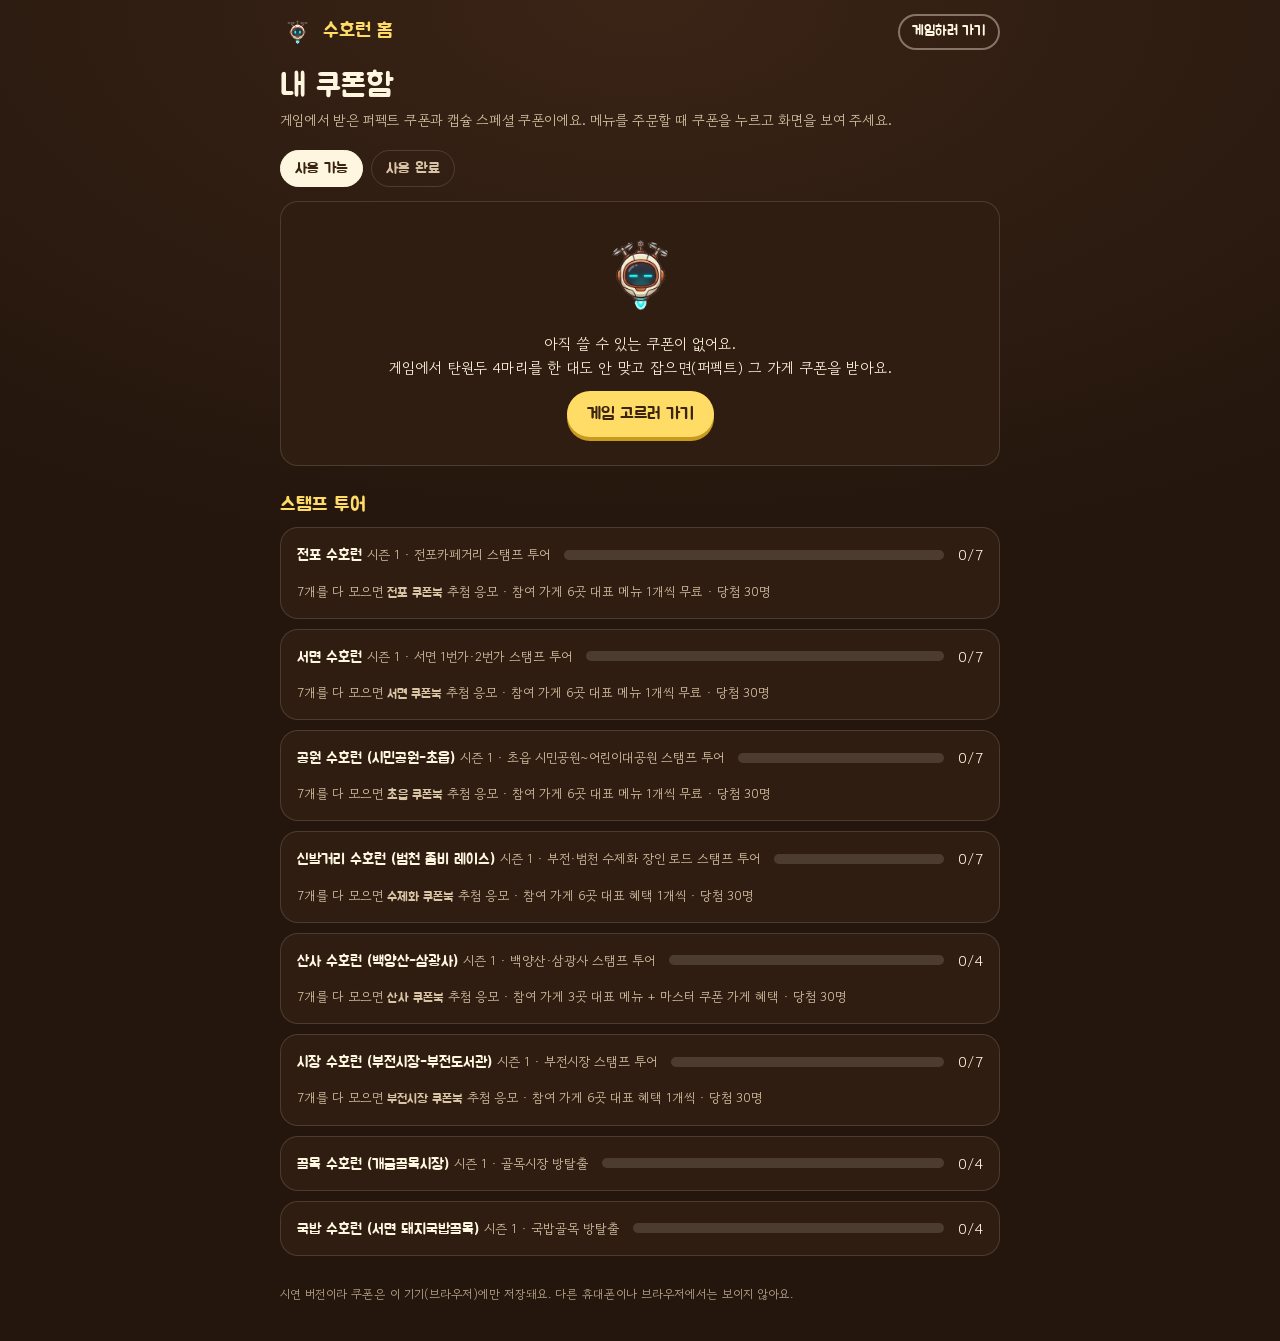
<file: wallet/index.html>
<!doctype html>
<html lang="ko">
<head>
<meta charset="utf-8">
<meta name="viewport" content="width=device-width,initial-scale=1,viewport-fit=cover">
<title>내 쿠폰함 · 수호런</title>
<meta name="description" content="수호런에서 받은 가게 쿠폰과 스탬프 진행 상황">
<link rel="icon" href="../common/sprites/bot_happy.png">
<link rel="preconnect" href="https://fonts.googleapis.com">
<link rel="preconnect" href="https://fonts.gstatic.com" crossorigin>
<link rel="stylesheet" href="https://fonts.googleapis.com/css2?family=Jua&family=Gowun+Dodum&display=swap">
<link rel="stylesheet" href="../common/suho.css">
<script src="../common/sites.js?v=20261030c"></script>
<script src="../common/wallet.js?v=20261022a"></script>
<style>
.wrap{width:min(100% - 32px,720px)}
h1{font-size:32px;margin:4px 0 6px}
.sub{color:var(--muted);font-size:14px;margin-bottom:18px}
.tabs{display:flex;gap:8px;margin:0 0 14px}
.tabs button{font:inherit;font-family:var(--display);font-size:15px;color:var(--muted);background:transparent;border:1px solid var(--faint);border-radius:999px;padding:6px 14px;cursor:pointer}
.tabs button[aria-selected="true"]{background:var(--cream);color:#3a230f;border-color:var(--cream)}
.list{display:flex;flex-direction:column;gap:12px}
.cp{position:relative;display:grid;grid-template-columns:10px minmax(0,1fr) auto;align-items:stretch;background:var(--cream);color:#3a230f;border-radius:16px;overflow:hidden;
  box-shadow:0 4px 0 rgba(0,0,0,.25)}
.cp::before{content:"";background:var(--c,#ffdc66)}
.cp .main{padding:14px 14px 12px 16px;display:flex;flex-direction:column;gap:4px;min-width:0}
.cp .store{font-family:var(--display);font-size:15px;color:var(--c,#3a230f);filter:brightness(.8)}
.cp .benefit{font-family:var(--display);font-size:22px;line-height:1.2;word-break:keep-all}
.cp .spc{font-style:normal;font-size:11px;background:#ffcf3a;color:#3a230f;border-radius:999px;padding:1px 8px;margin-left:6px;vertical-align:.15em;filter:none}
.cp .meta{font-size:12px;opacity:.7;display:flex;gap:10px;flex-wrap:wrap}
.cp .code{font-family:ui-monospace,SFMono-Regular,Menlo,monospace;letter-spacing:.06em}
.cp .act{display:flex;align-items:center;padding:0 14px;border-left:2px dashed rgba(58,35,15,.25)}
.cp.used{opacity:.62}
.cp.used .act{font-family:var(--display);color:var(--red);transform:rotate(-8deg);font-size:18px}
.empty{padding:28px 20px;text-align:center;display:flex;flex-direction:column;align-items:center;gap:12px}
.empty img{height:90px}
.prog{margin-top:28px;display:flex;flex-direction:column;gap:10px}
.prog h2{font-size:20px;color:var(--yellow)}
.pg{padding:14px 16px;display:flex;align-items:center;gap:14px;justify-content:space-between;flex-wrap:wrap}
.pg .bar{flex:1;min-width:140px;height:10px;border-radius:999px;background:var(--faint);overflow:hidden}
.pg .bar i{display:block;height:100%;background:var(--mint)}
.pg b{font-family:var(--display);font-weight:400}
/* 사용 화면 */
dialog{border:0;padding:0;background:transparent;color:inherit;width:min(100% - 24px,440px)}
dialog::backdrop{background:rgba(20,12,6,.75)}
.sheet{background:var(--cream);color:#3a230f;border-radius:22px;padding:22px 20px 20px;display:flex;flex-direction:column;gap:12px;text-align:center}
.sheet .store{font-family:var(--display);font-size:20px}
.sheet .benefit{font-family:var(--display);font-size:30px;line-height:1.15;word-break:keep-all}
.sheet .bigcode{font-family:ui-monospace,SFMono-Regular,Menlo,monospace;font-size:24px;letter-spacing:.08em;background:#fff;border:2px dashed rgba(58,35,15,.3);border-radius:12px;padding:10px}
.sheet .say{font-size:14px;opacity:.8}
.sheet input{color:#3a230f;background:#fff;border-color:rgba(58,35,15,.35);text-align:center;font-size:22px;letter-spacing:.4em}
.sheet .err{color:var(--red);font-size:14px;min-height:1.4em}
.sheet .row{display:flex;gap:10px;justify-content:center}
.sheet .btn.ghost{color:#3a230f;box-shadow:inset 0 0 0 2px rgba(58,35,15,.35)}
.sheet .demo{font-size:12px;opacity:.6}
.stampok{font-family:var(--display);font-size:34px;color:var(--red);border:4px solid var(--red);border-radius:50%;width:150px;height:150px;margin:6px auto;
  display:flex;align-items:center;justify-content:center;transform:rotate(-12deg);animation:pop .35s ease-out;white-space:nowrap;font-size:30px}
@keyframes pop{from{transform:rotate(-12deg) scale(1.6);opacity:0}}
</style>
</head>
<body>
<div class="wrap">
  <nav class="topbar"><a class="home" href="../"><img src="../common/sprites/bot_a.png" alt="">수호런 홈</a><a class="btn small ghost" href="../jeonpo/">게임하러 가기</a></nav>
  <h1>내 쿠폰함</h1>
  <p class="sub" id="sub">게임에서 받은 퍼펙트 쿠폰과 캡슐 스페셜 쿠폰이에요. 메뉴를 주문할 때 쿠폰을 누르고 화면을 보여 주세요.</p>
  <div class="tabs" role="tablist">
    <button role="tab" aria-selected="true" data-t="open">사용 가능</button>
    <button role="tab" aria-selected="false" data-t="used">사용 완료</button>
  </div>
  <div class="list" id="list" role="tabpanel"></div>
  <section class="prog" id="prog"></section>
  <p class="foot" id="foot"></p>
</div>

<dialog id="dlg"><div class="sheet" id="sheet"></div></dialog>

<script>
(function(){
  const W=window.SuhoWallet,$=id=>document.getElementById(id);
  const esc=s=>String(s).replace(/[&<>"']/g,c=>({'&':'&amp;','<':'&lt;','>':'&gt;','"':'&quot;',"'":'&#39;'}[c]));
  const day=iso=>{const d=new Date(iso);return `${d.getMonth()+1}.${d.getDate()}`};
  let tab='open';
  function render(){
    const all=W.coupons().slice().reverse(),list=all.filter(c=>tab==='open'?!c.usedAt:!!c.usedAt);
    document.querySelectorAll('.tabs button').forEach(b=>{b.setAttribute('aria-selected',b.dataset.t===tab);
      const n=all.filter(c=>b.dataset.t==='open'?!c.usedAt:!!c.usedAt).length;b.textContent=(b.dataset.t==='open'?'사용 가능':'사용 완료')+(n?` ${n}`:'')});
    if(!list.length){
      $('list').innerHTML=tab==='open'
        ?`<div class="card empty"><img src="../common/sprites/bot_blink.png" alt=""><p>아직 쓸 수 있는 쿠폰이 없어요.<br>게임에서 탄원두 4마리를 한 대도 안 맞고 잡으면(퍼펙트) 그 가게 쿠폰을 받아요.</p><a class="btn" href="../">게임 고르러 가기</a></div>`
        :`<div class="card empty"><p class="muted">아직 사용한 쿠폰이 없어요.</p></div>`;
    }else{
      $('list').innerHTML=list.map(c=>{const s=W.site(c.site);return `<article class="cp${c.usedAt?' used':''}" style="--c:${esc(c.color||'#ffdc66')}">
        <div class="main"><span class="store">${esc(c.store)}${c.kind==='special'?' <em class="spc">캡슐 스페셜</em>':''}</span><span class="benefit">${esc(c.benefit)}</span>
        <span class="meta"><span>${esc(s?s.name:c.site)}</span><span class="code">${esc(c.code)}</span><span>${c.usedAt?`${day(c.usedAt)} 사용`:`${day(c.issuedAt)} 받음`}</span></span></div>
        <div class="act">${c.usedAt?'사용 완료':`<button class="btn small" data-code="${esc(c.code)}" type="button">사용하기</button>`}</div></article>`}).join('');
      $('list').querySelectorAll('button[data-code]').forEach(b=>b.onclick=()=>openUse(b.dataset.code));
    }
    // 명소별 스탬프 진행
    $('prog').innerHTML='<h2>스탬프 투어</h2>'+W.sites().filter(s=>s.status==='open').map(s=>{const st=W.stamps(s.id)||{done:0,total:1};const pct=Math.round(st.done/st.total*100);
      return `<div class="card pg"><span><b>${esc(s.name)}</b> <span class="muted" style="font-size:13px">${esc(s.season.name)}</span></span><span class="bar"><i style="width:${pct}%"></i></span>
        <span>${st.done}/${st.total}${W.entered(s.id)?' · 추첨 응모 완료':st.done>=st.total?' · 응모 가능!':''}</span>${s.grand?`<span class="muted" style="flex-basis:100%;font-size:13px">7개를 다 모으면 <b>${esc(s.grand.name)}</b> 추첨 응모 · ${esc(s.grand.desc)} · 당첨 ${s.grand.winners}명</span>`:''}</div>`}).join('');
    $('foot').textContent=W.remote()?'쿠폰은 운영 서버에도 저장돼요.':'시연 버전이라 쿠폰은 이 기기(브라우저)에만 저장돼요. 다른 휴대폰이나 브라우저에서는 보이지 않아요.';
  }
  function openUse(code){
    const c=W.coupons().find(x=>x.code===code);if(!c)return;
    const demo=!W.remote()?(()=>{const st=W.storeOf(c.site,c.store);return st?`<p class="demo">시연용 가게 PIN: ${esc(st.pin)}</p>`:''})():'';
    $('sheet').innerHTML=`<span class="store">${esc(c.store)}</span><span class="benefit">${esc(c.benefit)}</span><span class="bigcode">${esc(c.code)}</span>
      <p class="say">메뉴를 주문하면서 사장님께 이 화면을 보여 주세요.<br>사장님이 가게 PIN 4자리를 넣으면 사용 처리돼요.<br><small>${esc(window.SUHO.couponRule||'')}</small></p>
      <form id="pinf" novalidate><input id="pin" type="password" inputmode="numeric" pattern="[0-9]*" maxlength="4" autocomplete="off" aria-label="가게 PIN 4자리" placeholder="····"></form>
      <p class="err" id="perr" role="alert"></p>
      <div class="row"><button class="btn" id="ok" type="button">사용 처리</button><button class="btn ghost" id="cancel" type="button">닫기</button></div>${demo}`;
    const dlg=$('dlg');dlg.showModal();setTimeout(()=>$('pin').focus(),50);
    const go=()=>{const pin=$('pin').value.trim();if(!/^\d{4}$/.test(pin)){$('perr').textContent='PIN 4자리를 넣어 주세요.';return}
      $('ok').disabled=true;W.redeem(code,pin).then(r=>{$('ok').disabled=false;
        if(!r.ok){$('perr').textContent=r.msg;$('pin').select();return}
        $('sheet').innerHTML=`<span class="store">${esc(c.store)}</span><div class="stampok">사용 완료</div><span class="benefit">${esc(c.benefit)}</span><p class="say">맛있게 드세요! 전포를 지켜 줘서 고마워요.</p><div class="row"><button class="btn" id="cancel" type="button">확인</button></div>`;
        $('cancel').onclick=()=>{dlg.close();render()}})};
    $('ok').onclick=go;$('pinf').onsubmit=e=>{e.preventDefault();go()};$('cancel').onclick=()=>dlg.close();
  }
  document.querySelectorAll('.tabs button').forEach(b=>b.onclick=()=>{tab=b.dataset.t;render()});
  $('dlg').addEventListener('close',render);
  render();
})();
</script>
</body>
</html>
</file>
<file: common/suho.css>
/* 부산진구 수호런 — 공통 스타일 (홈·쿠폰함·운영자 화면) */
:root{
  --ground:#24160d; --ground-2:#3a2416; --panel:#2f1d11; --panel-2:#3b2617;
  --cream:#fff6e0; --muted:#d9c4a6; --faint:rgba(255,246,224,.14);
  --yellow:#ffdc66; --yellow-deep:#c99a1e; --mint:#6ff2d6; --mint-deep:#1d5c55; --red:#d8352a;
  --display:"Jua","Gowun Dodum","Apple SD Gothic Neo","Malgun Gothic",system-ui,sans-serif;
  --body:"Gowun Dodum","Apple SD Gothic Neo","Malgun Gothic",system-ui,sans-serif;
  color-scheme:dark;
}
*{box-sizing:border-box;-webkit-tap-highlight-color:transparent}
[hidden]{display:none!important}
html{-webkit-text-size-adjust:100%}
body{margin:0;min-height:100vh;background:var(--ground);background-image:radial-gradient(120% 60% at 50% 0%,var(--ground-2),var(--ground) 70%);
  color:var(--cream);font-family:var(--body);font-size:15px;line-height:1.55}
a{color:inherit}
.wrap{width:min(100% - 32px,1080px);margin:0 auto}
h1,h2,h3{font-family:var(--display);font-weight:400;margin:0;line-height:1.15;word-break:keep-all}
p{margin:0}
.eyebrow{font-size:12px;letter-spacing:.18em;color:var(--yellow)}
.muted{color:var(--muted)}
.btn{display:inline-flex;align-items:center;justify-content:center;gap:8px;font-family:var(--display);font-size:17px;color:#3a230f;background:var(--yellow);
  border:0;border-radius:999px;padding:10px 20px;cursor:pointer;text-decoration:none;box-shadow:0 4px 0 var(--yellow-deep);white-space:nowrap}
.btn:active{transform:translateY(2px);box-shadow:0 2px 0 var(--yellow-deep)}
.btn.ghost{background:transparent;color:var(--cream);box-shadow:inset 0 0 0 2px rgba(255,246,224,.4)}
.btn.mint{background:var(--mint);color:#123b36;box-shadow:0 4px 0 var(--mint-deep)}
.btn.small{font-size:14px;padding:7px 14px}
.btn[disabled]{opacity:.45;cursor:default}
.btn:focus-visible,input:focus-visible,select:focus-visible,a:focus-visible{outline:3px solid var(--yellow);outline-offset:2px}
.chip{display:inline-flex;align-items:center;gap:6px;font-size:12px;padding:3px 10px;border-radius:999px;background:var(--faint);color:var(--cream);white-space:nowrap}
.topbar{display:flex;align-items:center;justify-content:space-between;gap:12px;padding:14px 0}
.topbar .home{font-family:var(--display);font-size:20px;color:var(--yellow);text-decoration:none;display:inline-flex;align-items:center;gap:8px}
.topbar .home img{height:30px}
.card{background:var(--panel);border:1px solid var(--faint);border-radius:18px}
input[type=text],input[type=tel],input[type=password],input[type=search],select{font:inherit;color:var(--cream);background:rgba(255,246,224,.08);
  border:1px solid rgba(255,246,224,.3);border-radius:10px;padding:9px 12px;width:100%}
select option{background:var(--panel)}
.foot{font-size:12px;color:var(--muted);opacity:.85;padding:28px 0 36px;line-height:1.7}
.foot a{color:var(--muted)}
@media (prefers-reduced-motion:reduce){*{animation:none!important;transition:none!important}}
</file>
